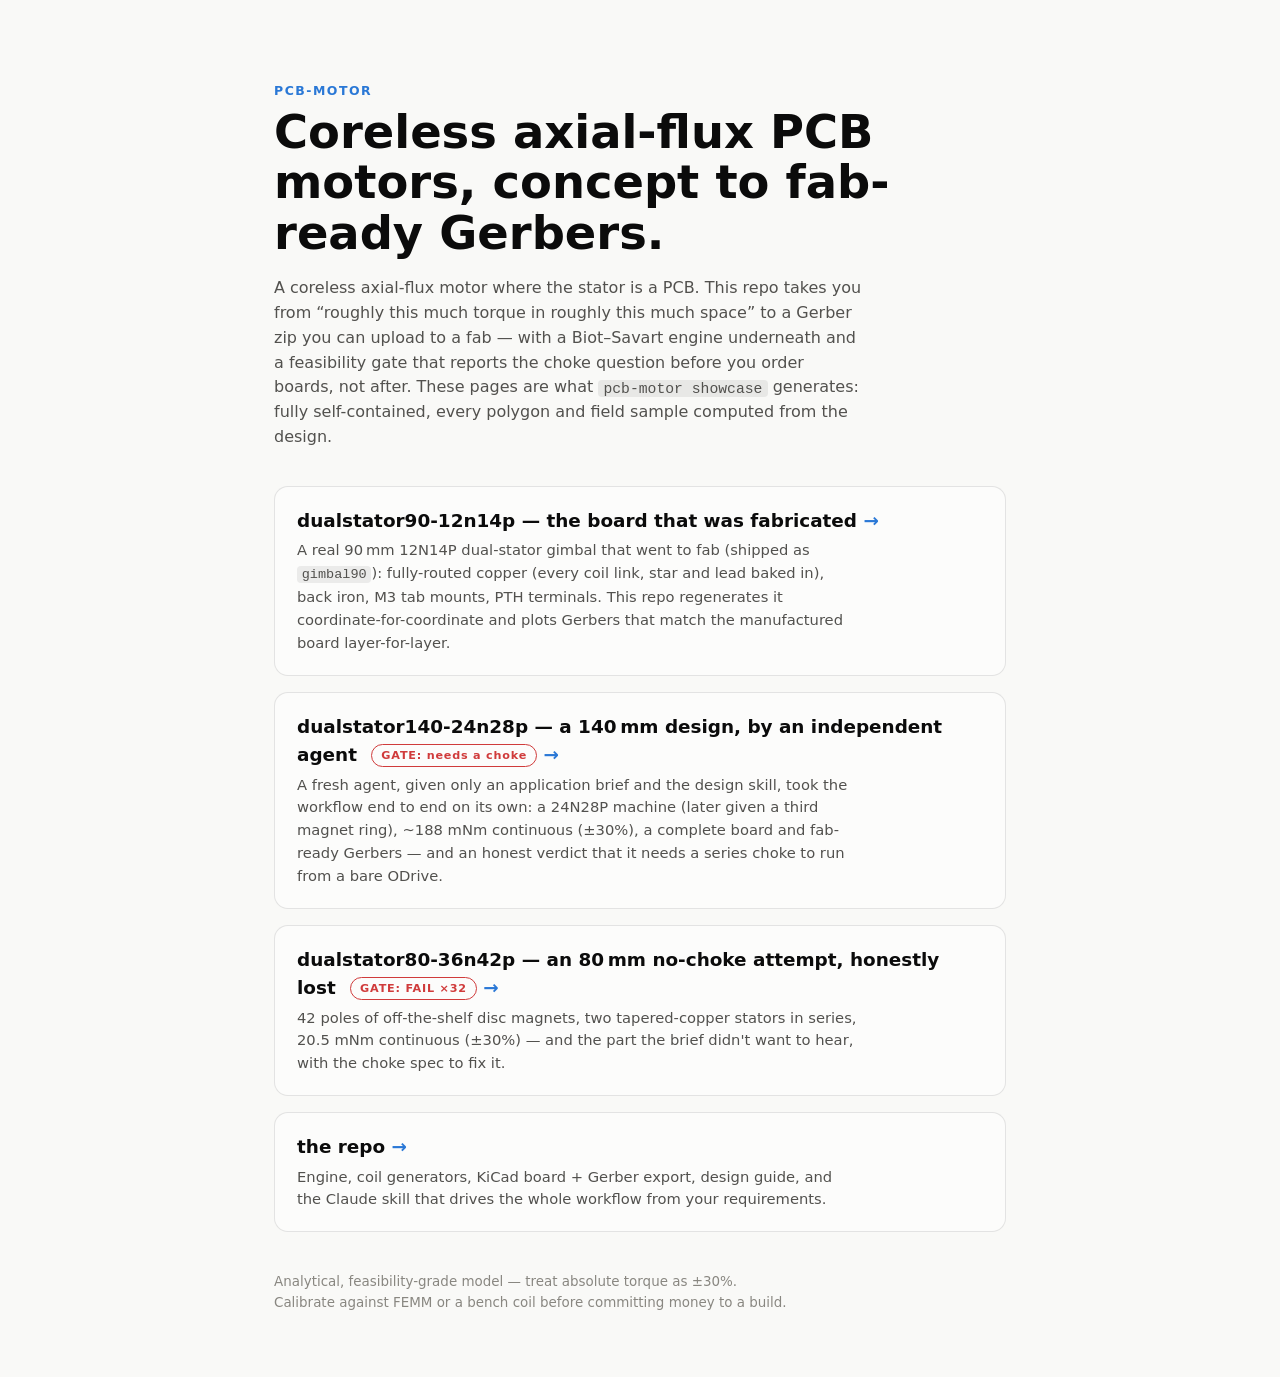
<file: index.html>
<!doctype html>
<html lang="en">
<head>
<meta charset="utf-8">
<meta name="viewport" content="width=device-width, initial-scale=1">
<meta name="color-scheme" content="light dark">
<title>pcb-motor — coreless axial-flux PCB motor design</title>
<style>
  :root {
    --page: #f9f9f7; --surface: #fcfcfb; --ink: #0b0b0b; --ink-2: #52514e;
    --muted: #898781; --border: rgba(11,11,11,0.10); --accent: #2a78d6;
    --good: #006300; --critical: #d03b3b;
  }
  @media (prefers-color-scheme: dark) {
    :root {
      --page: #0d0d0d; --surface: #1a1a19; --ink: #ffffff; --ink-2: #c3c2b7;
      --muted: #898781; --border: rgba(255,255,255,0.10); --accent: #3987e5;
      --good: #0ca30c; --critical: #d03b3b;
    }
  }
  * { box-sizing: border-box; }
  body {
    margin: 0; background: var(--page); color: var(--ink);
    font-family: system-ui, -apple-system, "Segoe UI", sans-serif;
    line-height: 1.55; -webkit-font-smoothing: antialiased;
  }
  .wrap { max-width: 780px; margin: 0 auto; padding: 9vh 24px 64px; }
  .kicker {
    font-size: 0.78rem; font-weight: 700; letter-spacing: 0.12em;
    text-transform: uppercase; color: var(--accent);
  }
  h1 { font-size: clamp(2rem, 6vw, 2.9rem); line-height: 1.08; margin: 0.15em 0 0.4em; }
  p.lead { color: var(--ink-2); max-width: 58ch; }
  code {
    font-family: ui-monospace, SFMono-Regular, Menlo, Consolas, monospace;
    font-size: 0.92em; background: rgba(127,127,127,0.14);
    border-radius: 4px; padding: 0.05em 0.35em;
  }
  a { color: var(--accent); text-decoration: none; }
  a:hover { text-decoration: underline; }
  .cards { display: grid; gap: 16px; margin: 36px 0 28px; }
  a.card {
    display: block; background: var(--surface); border: 1px solid var(--border);
    border-radius: 14px; padding: 20px 22px; color: inherit;
    transition: border-color 0.15s ease, transform 0.15s ease;
  }
  a.card:hover { border-color: var(--accent); text-decoration: none; transform: translateY(-2px); }
  .card h2 { margin: 0 0 4px; font-size: 1.15rem; }
  .card h2 .arrow { color: var(--accent); }
  .card p { margin: 0; color: var(--ink-2); font-size: 0.92rem; max-width: 60ch; }
  .badge {
    display: inline-block; font-size: 0.7rem; font-weight: 700;
    letter-spacing: 0.07em; border: 1.5px solid; border-radius: 999px;
    padding: 2px 9px; margin-left: 8px; vertical-align: 2px;
  }
  .badge.fail { color: var(--critical); border-color: var(--critical); }
  footer { color: var(--muted); font-size: 0.84rem; margin-top: 40px; max-width: 60ch; }
</style>
</head>
<body>
<div class="wrap">
  <div class="kicker">pcb-motor</div>
  <h1>Coreless axial-flux PCB motors, concept to fab-ready Gerbers.</h1>
  <p class="lead">A coreless axial-flux motor where the stator is a PCB. This repo
  takes you from “roughly this much torque in roughly this much space” to a Gerber
  zip you can upload to a fab — with a Biot–Savart engine underneath and a
  feasibility gate that reports the choke question before you order boards, not
  after. These pages are what <code>pcb-motor showcase</code> generates: fully
  self-contained, every polygon and field sample computed from the design.</p>

  <div class="cards">
    <a class="card" href="examples/dualstator90-12n14p/report.html">
      <h2>dualstator90-12n14p — the board that was fabricated
        <span class="arrow">→</span></h2>
      <p>A real 90&thinsp;mm 12N14P dual-stator gimbal that went to fab (shipped as
      <code>gimbal90</code>): fully-routed copper (every coil link, star and lead
      baked in), back iron, M3 tab mounts, PTH terminals. This repo regenerates it
      coordinate-for-coordinate and plots Gerbers that match the manufactured board
      layer-for-layer.</p>
    </a>
    <a class="card" href="examples/dualstator140-24n28p/report.html">
      <h2>dualstator140-24n28p — a 140&thinsp;mm design, by an independent agent
        <span class="badge fail">GATE: needs a choke</span>
        <span class="arrow">→</span></h2>
      <p>A fresh agent, given only an application brief and the design skill, took
      the workflow end to end on its own: a 24N28P machine (later given a third
      magnet ring), ~188&nbsp;mNm continuous (±30%), a complete board and
      fab-ready Gerbers — and an honest verdict that it needs a series choke to
      run from a bare ODrive.</p>
    </a>
    <a class="card" href="examples/dualstator80-36n42p/report.html">
      <h2>dualstator80-36n42p — an 80&thinsp;mm no-choke attempt, honestly lost
        <span class="badge fail">GATE: FAIL ×32</span>
        <span class="arrow">→</span></h2>
      <p>42 poles of off-the-shelf disc magnets, two tapered-copper stators in
      series, 20.5&nbsp;mNm continuous (±30%) — and the part the brief didn't want
      to hear, with the choke spec to fix it.</p>
    </a>
    <a class="card" href="https://github.com/paristhomas/pcb_motor">
      <h2>the repo <span class="arrow">→</span></h2>
      <p>Engine, coil generators, KiCad board + Gerber export, design guide, and
      the Claude skill that drives the whole workflow from your requirements.</p>
    </a>
  </div>

  <footer>Analytical, feasibility-grade model — treat absolute torque as ±30%.
  Calibrate against FEMM or a bench coil before committing money to a build.</footer>
</div>
</body>
</html>
</file>
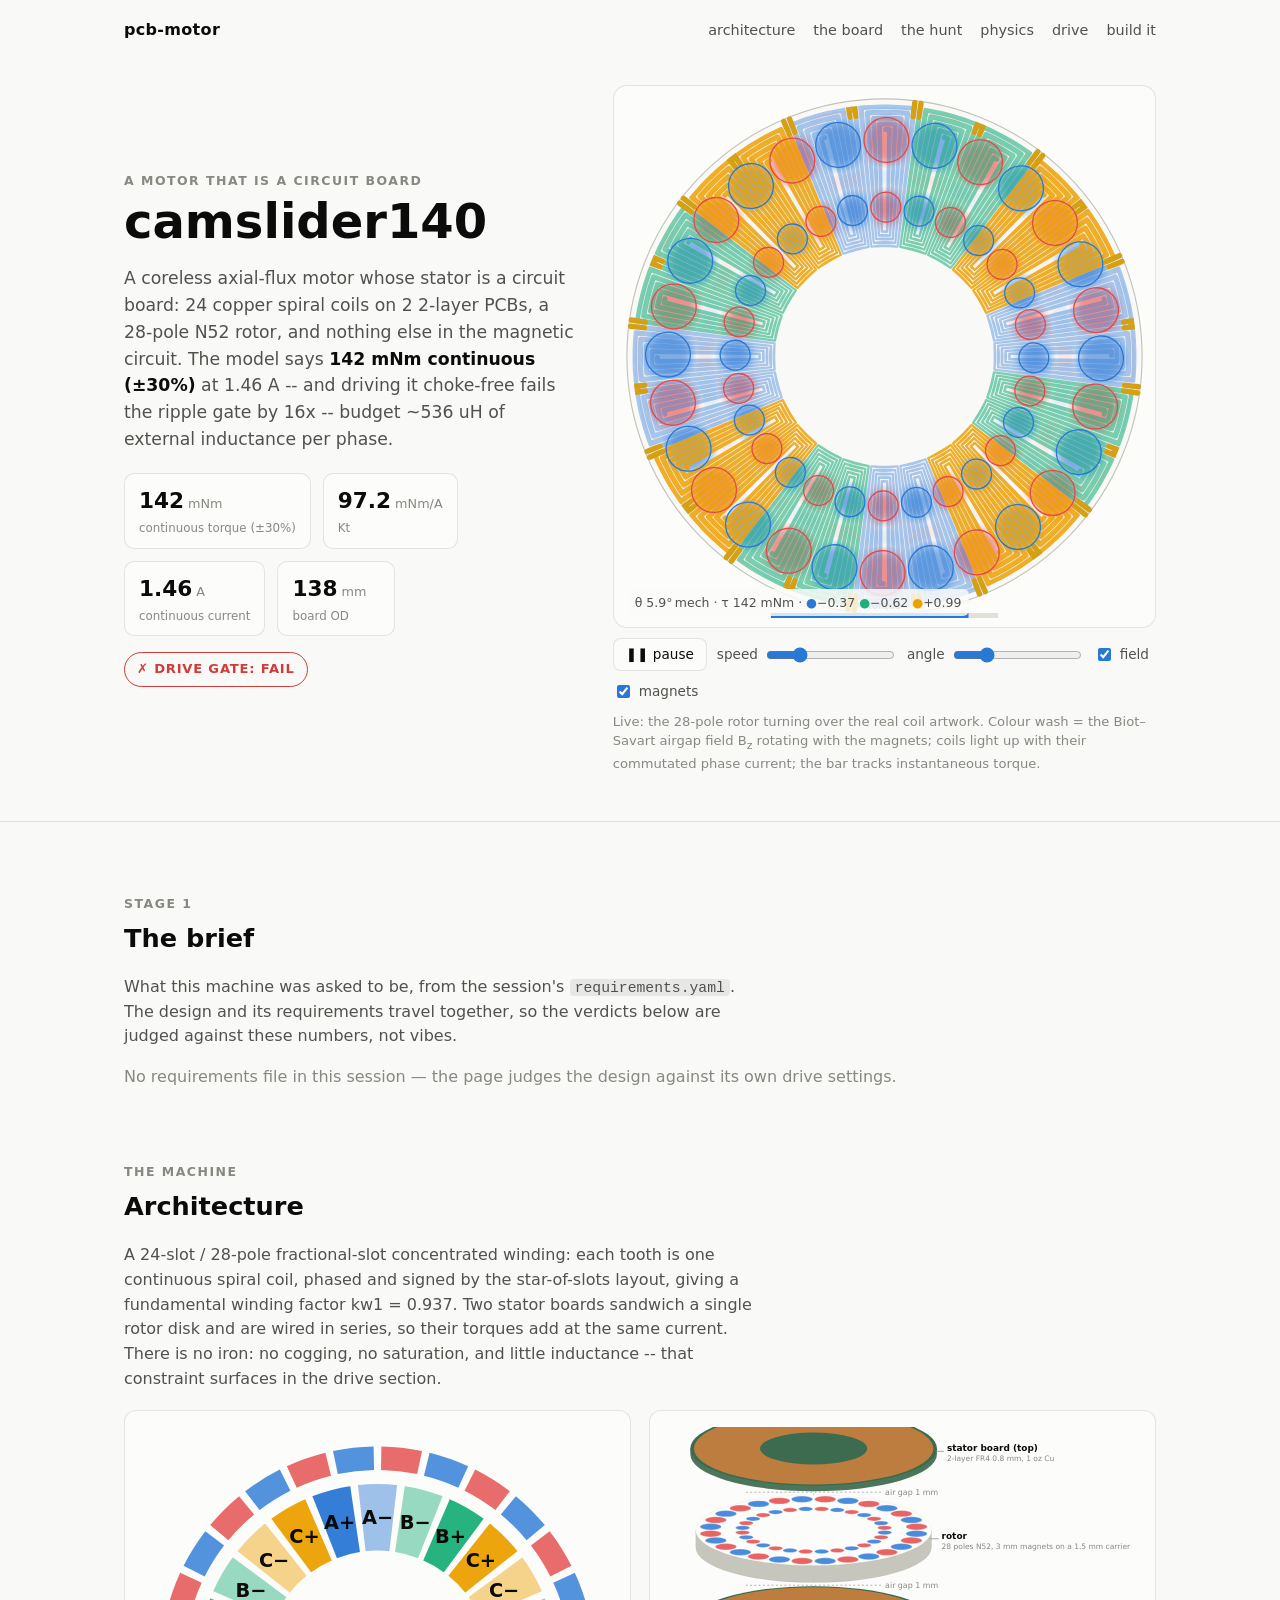
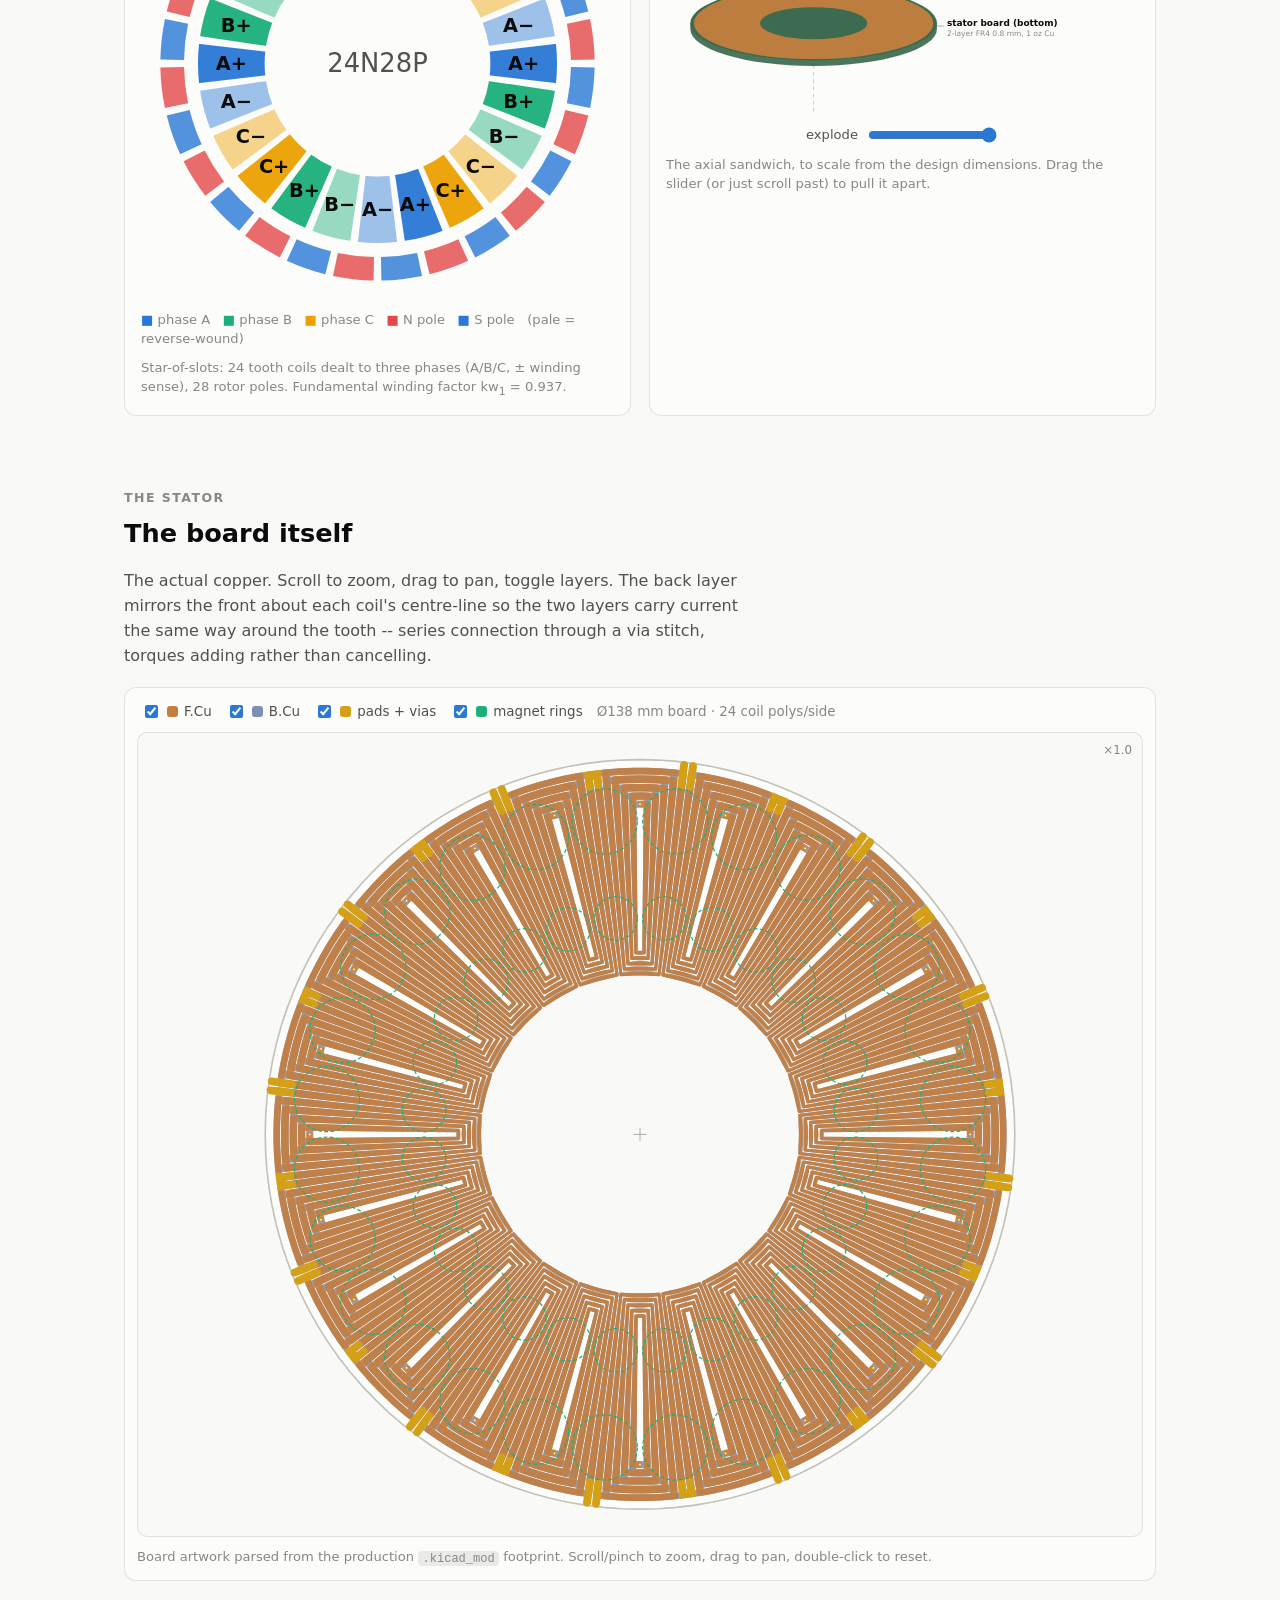
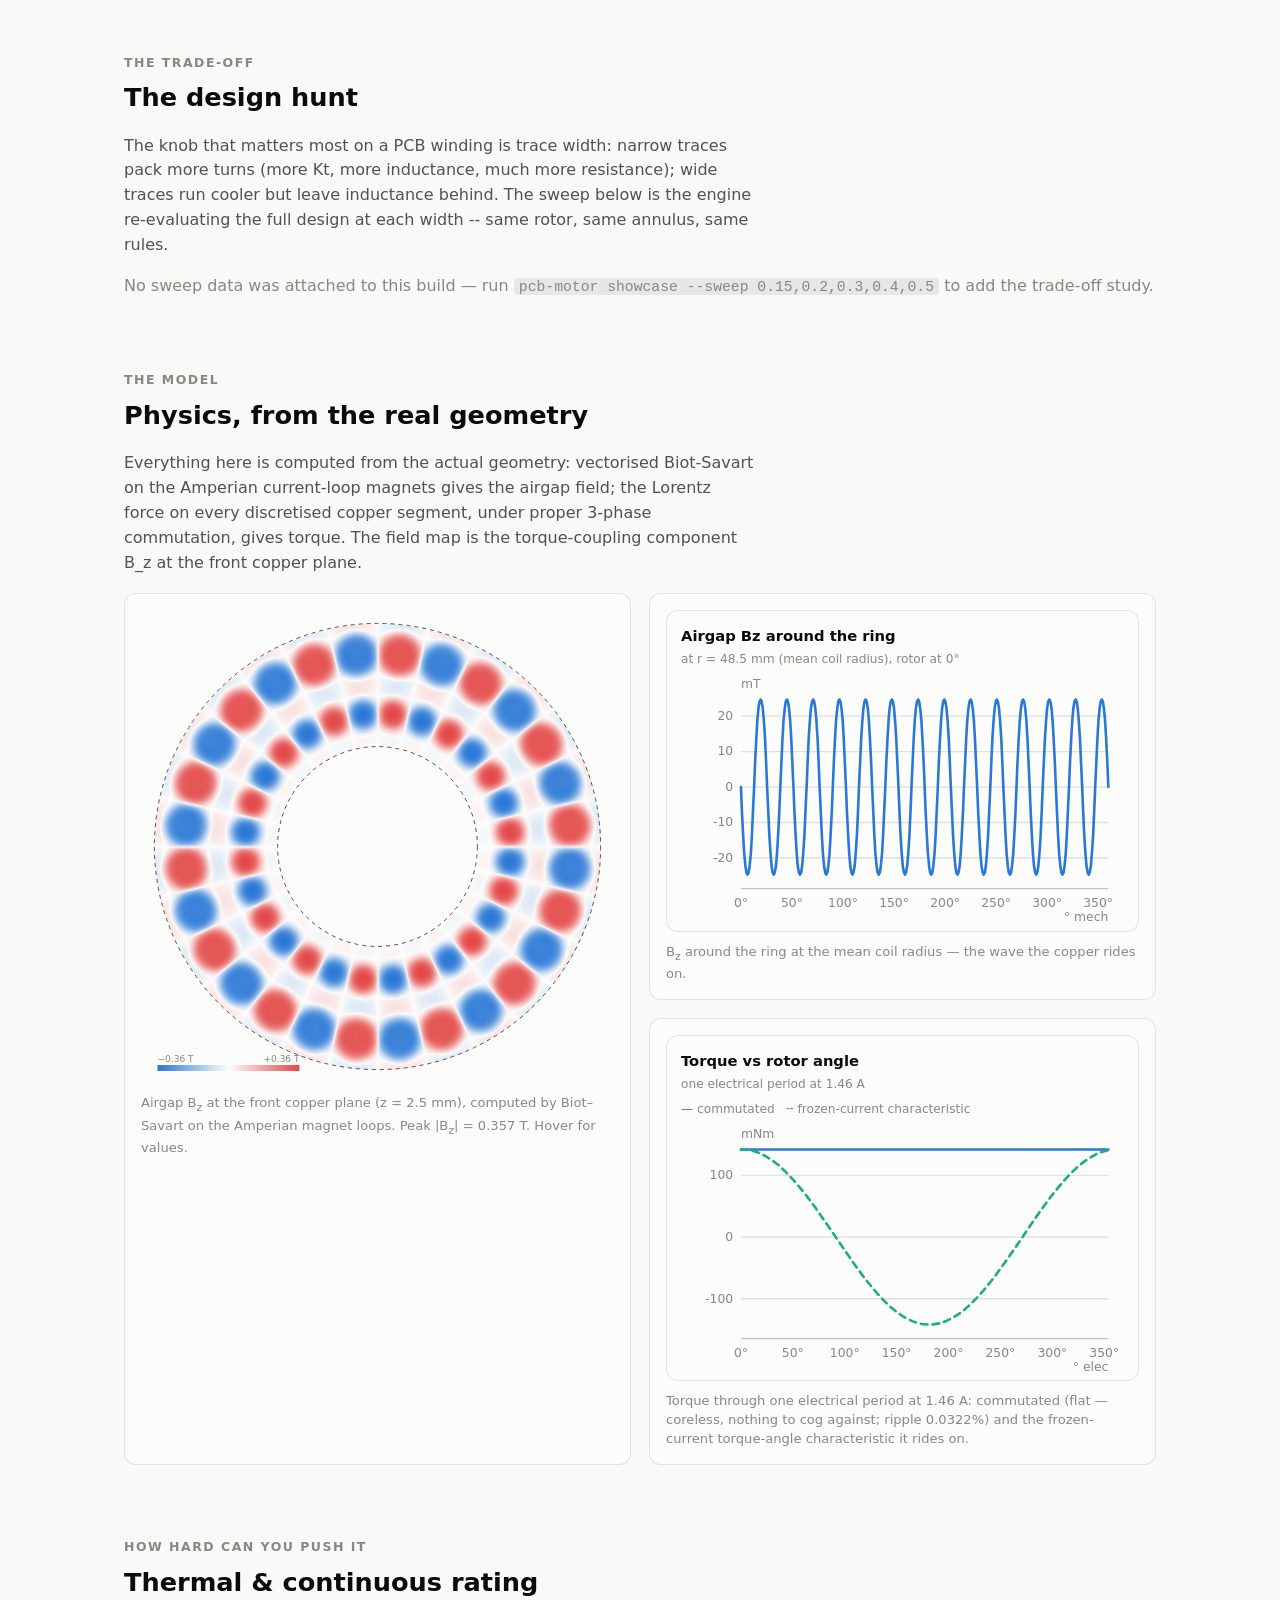
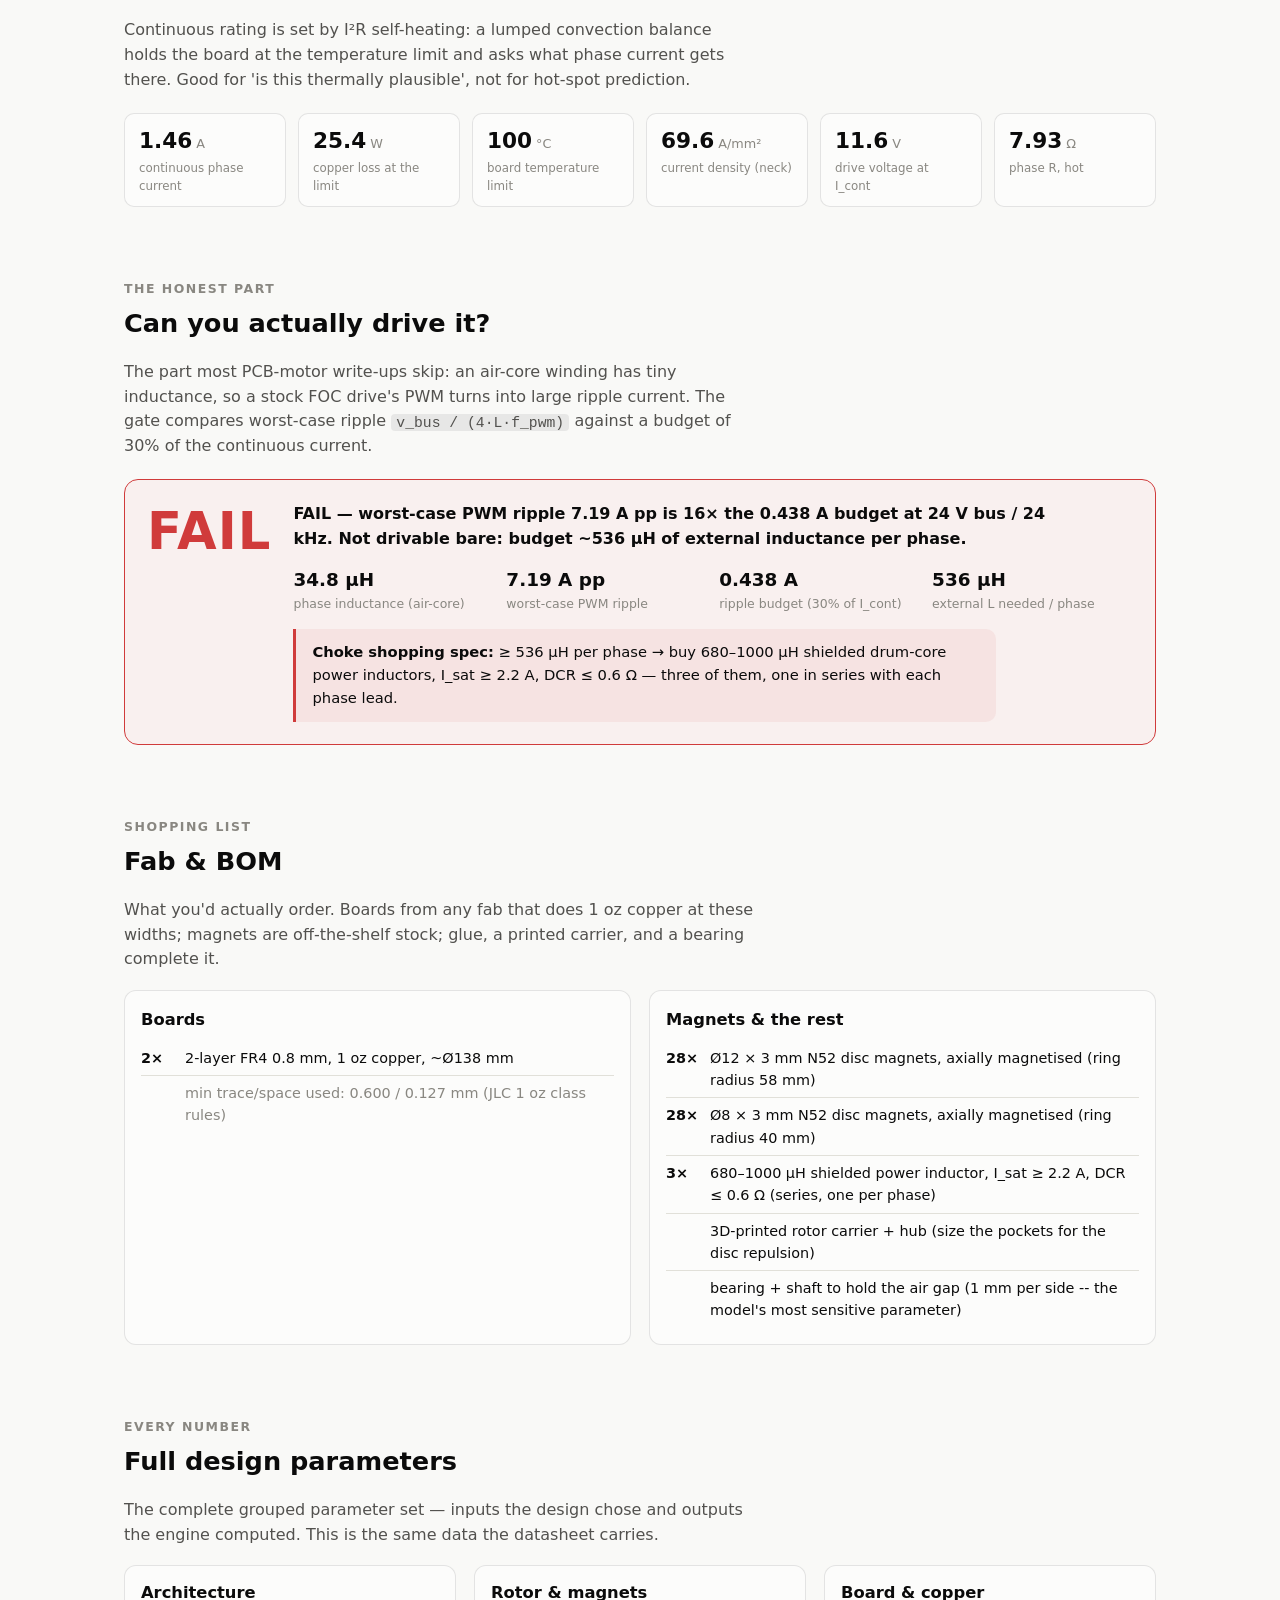
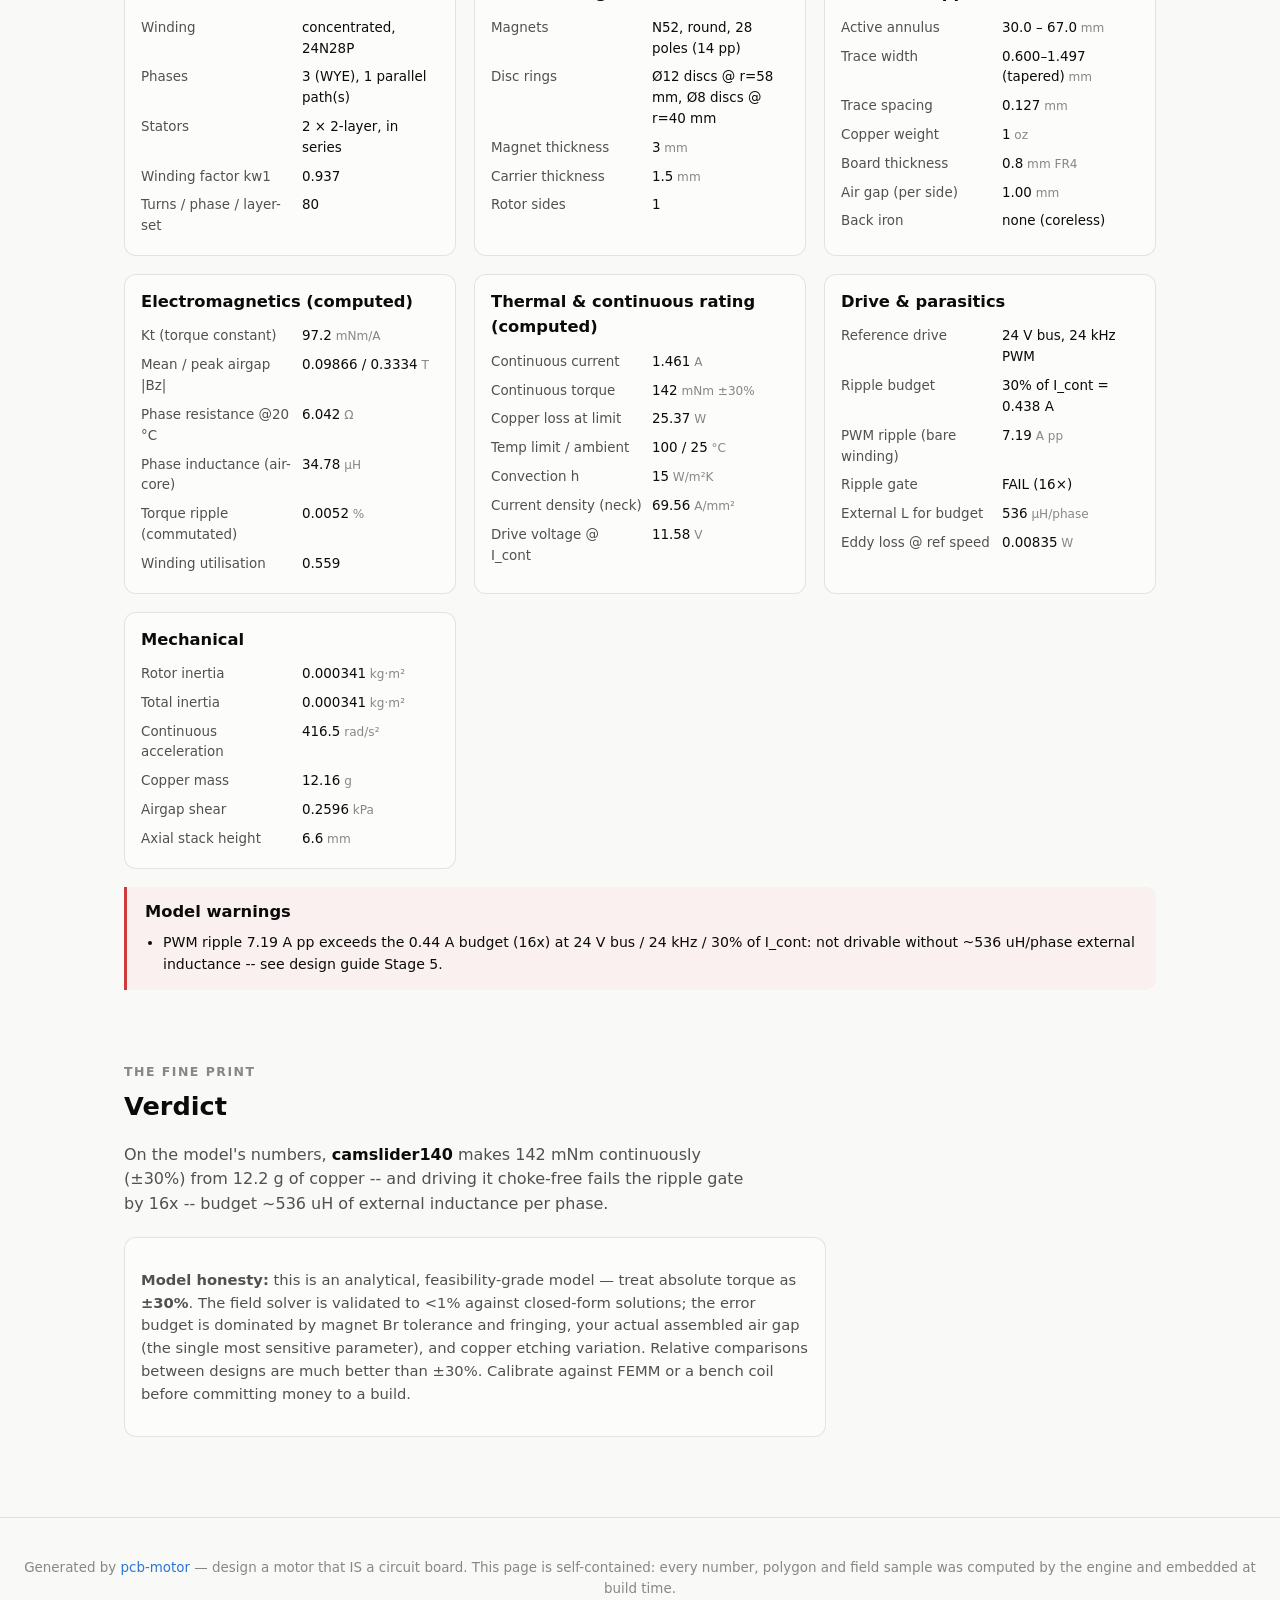
<file: examples/camslider140/report.html>
<!doctype html>
<html lang="en">
<head>
<meta charset="utf-8">
<meta name="viewport" content="width=device-width, initial-scale=1">
<meta name="color-scheme" content="light dark">
<title>camslider140 — a PCB motor, shown properly</title>
<style>
/* pcb-motor showcase page styles.
 *
 * Color roles follow the repo's data-viz system (validated palette):
 * categorical slots 1-3 carry the three phases, the diverging blue<->red pair
 * carries field polarity, and status colors are reserved for the drive gate.
 * Light and dark are both *selected* palettes, swapped via custom properties.
 */

:root {
  --page: #f9f9f7;
  --surface: #fcfcfb;
  --ink: #0b0b0b;
  --ink-2: #52514e;
  --muted: #898781;
  --grid: #e1e0d9;
  --baseline: #c3c2b7;
  --border: rgba(11, 11, 11, 0.10);
  --series-1: #2a78d6;   /* phase A */
  --series-2: #1baf7a;   /* phase B */
  --series-3: #eda100;   /* phase C */
  --div-pos: #e34948;    /* Bz into the page / N */
  --div-neg: #2a78d6;    /* Bz out of the page / S */
  --good: #0ca30c;
  --good-text: #006300;
  --critical: #d03b3b;
  --copper: #c47f3f;     /* pictorial material colors (not data series) */
  --copper-back: #7d8fb5;
  --fr4: #3d6b4f;
  --pad: #d4a017;
  --accent: #2a78d6;
}
@media (prefers-color-scheme: dark) {
  :root {
    --page: #0d0d0d;
    --surface: #1a1a19;
    --ink: #ffffff;
    --ink-2: #c3c2b7;
    --muted: #898781;
    --grid: #2c2c2a;
    --baseline: #383835;
    --border: rgba(255, 255, 255, 0.10);
    --series-1: #3987e5;
    --series-2: #199e70;
    --series-3: #c98500;
    --div-pos: #e66767;
    --div-neg: #3987e5;
    --good: #0ca30c;
    --good-text: #0ca30c;
    --critical: #d03b3b;
    --copper: #d69a55;
    --copper-back: #8fa3cc;
    --fr4: #35594a;
    --pad: #e0b23a;
    --accent: #3987e5;
  }
}

* { box-sizing: border-box; }
html { scroll-behavior: smooth; }
body {
  margin: 0;
  background: var(--page);
  color: var(--ink);
  font-family: system-ui, -apple-system, "Segoe UI", sans-serif;
  line-height: 1.55;
  -webkit-font-smoothing: antialiased;
}
a { color: var(--accent); text-decoration: none; }
a:hover { text-decoration: underline; }
code {
  font-family: ui-monospace, SFMono-Regular, Menlo, Consolas, monospace;
  font-size: 0.92em;
  background: color-mix(in srgb, var(--ink) 7%, transparent);
  border-radius: 4px;
  padding: 0.05em 0.35em;
}

/* ---------- layout ---------- */
main, .hero-grid, .topnav { max-width: 1080px; margin: 0 auto; padding: 0 24px; }
section { margin: 72px auto; }
.kicker {
  font-size: 0.78rem; font-weight: 700; letter-spacing: 0.12em;
  text-transform: uppercase; color: var(--muted); margin-bottom: 6px;
}
h1 { font-size: clamp(2rem, 5vw, 3rem); line-height: 1.08; margin: 0.1em 0 0.35em; }
h2 { font-size: 1.6rem; margin: 0 0 12px; }
h3 { font-size: 1.02rem; margin: 0 0 8px; }
.prose { max-width: 62ch; color: var(--ink-2); }
.prose strong { color: var(--ink); }
.prose.lead { font-size: 1.08rem; }
.prose blockquote {
  margin: 1em 0; padding: 10px 16px; border-left: 3px solid var(--accent);
  background: color-mix(in srgb, var(--accent) 7%, transparent); border-radius: 0 8px 8px 0;
}
.muted { color: var(--muted); }
.caption, figcaption {
  font-size: 0.82rem; color: var(--muted); margin-top: 10px; line-height: 1.45;
}
figure { margin: 0; }
.panel {
  background: var(--surface);
  border: 1px solid var(--border);
  border-radius: 12px;
  padding: 16px;
}
.duo { display: grid; grid-template-columns: 1fr 1fr; gap: 18px; margin-top: 18px; }
.col { display: grid; gap: 18px; align-content: start; }
@media (max-width: 860px) { .duo { grid-template-columns: 1fr; } }

/* ---------- hero ---------- */
.hero {
  border-bottom: 1px solid var(--border);
  padding-bottom: 48px;
}
.topnav {
  display: flex; align-items: center; justify-content: space-between;
  padding-top: 18px; padding-bottom: 18px;
}
.brand { font-weight: 700; letter-spacing: 0.02em; }
.navlinks { display: flex; gap: 18px; flex-wrap: wrap; }
.navlinks a { color: var(--ink-2); font-size: 0.9rem; }
.hero-grid {
  display: grid; grid-template-columns: minmax(0, 5fr) minmax(0, 6fr);
  gap: 36px; align-items: center; padding-top: 24px;
}
@media (max-width: 960px) { .hero-grid { grid-template-columns: 1fr; } }

.tiles { display: flex; gap: 12px; flex-wrap: wrap; margin: 20px 0 16px; }
.tiles.wide { display: grid; grid-template-columns: repeat(auto-fit, minmax(150px, 1fr)); }
.tile {
  background: var(--surface); border: 1px solid var(--border);
  border-radius: 10px; padding: 10px 14px; min-width: 118px;
}
.tile-v { font-size: 1.35rem; font-weight: 700; }
.tile-u { font-size: 0.8rem; font-weight: 400; color: var(--muted); margin-left: 4px; }
.tile-l { font-size: 0.74rem; color: var(--muted); margin-top: 2px; }

.chip {
  display: inline-block; font-weight: 700; font-size: 0.82rem;
  letter-spacing: 0.06em; padding: 6px 12px; border-radius: 999px;
  border: 1.5px solid;
}
.chip.pass { color: var(--good-text); border-color: var(--good); }
.chip.fail { color: var(--critical); border-color: var(--critical); }
.chip.pass::before { content: "✓ "; }
.chip.fail::before { content: "✗ "; }

.anim-wrap { position: relative; }
#motor-anim {
  width: 100%; aspect-ratio: 1; display: block; border-radius: 14px;
  background: var(--surface); border: 1px solid var(--border);
  touch-action: none; cursor: grab;
}
.anim-hud {
  position: absolute; left: 14px; bottom: 12px; font-size: 0.78rem;
  color: var(--ink-2); font-variant-numeric: tabular-nums;
  background: color-mix(in srgb, var(--surface) 82%, transparent);
  padding: 4px 8px; border-radius: 6px; pointer-events: none;
}
.anim-controls {
  display: flex; gap: 10px; align-items: center; margin-top: 10px;
  flex-wrap: wrap; font-size: 0.85rem; color: var(--ink-2);
}
.anim-controls button {
  background: var(--surface); color: var(--ink); border: 1px solid var(--border);
  border-radius: 8px; padding: 5px 12px; cursor: pointer; font: inherit;
}
.anim-controls button:hover { border-color: var(--accent); }
.anim-controls label { display: flex; gap: 6px; align-items: center; }
input[type="range"] { accent-color: var(--accent); }
input[type="checkbox"] { accent-color: var(--accent); }

/* ---------- requirements ---------- */
.req-grid {
  display: grid; grid-template-columns: repeat(auto-fit, minmax(190px, 1fr));
  gap: 12px; margin-top: 18px;
}
.req {
  background: var(--surface); border: 1px solid var(--border);
  border-radius: 10px; padding: 10px 14px;
}
.req-l { font-size: 0.74rem; color: var(--muted); }
.req-v { font-weight: 600; margin-top: 2px; }

/* ---------- copper viewer ---------- */
.viewer-wrap { margin-top: 18px; padding: 12px; }
.viewer-toolbar {
  display: flex; gap: 14px; flex-wrap: wrap; align-items: center;
  font-size: 0.84rem; color: var(--ink-2); padding: 2px 4px 10px;
}
.viewer-toolbar label { display: flex; gap: 6px; align-items: center; cursor: pointer; }
.viewer-toolbar .swatch {
  width: 11px; height: 11px; border-radius: 3px; display: inline-block;
}
.viewer {
  width: 100%; aspect-ratio: 1.25; border-radius: 10px; overflow: hidden;
  background: var(--page); border: 1px solid var(--border); position: relative;
  cursor: grab; touch-action: none;
}
.viewer svg { width: 100%; height: 100%; display: block; }
.viewer .zoom-note {
  position: absolute; right: 10px; top: 8px; font-size: 0.74rem;
  color: var(--muted); font-variant-numeric: tabular-nums; pointer-events: none;
}

/* ---------- charts ---------- */
.chart-grid {
  display: grid; grid-template-columns: repeat(auto-fit, minmax(310px, 1fr));
  gap: 18px; margin-top: 18px;
}
.chart {
  background: var(--surface); border: 1px solid var(--border);
  border-radius: 12px; padding: 14px 14px 8px;
}
.chart h4 { margin: 0 0 2px; font-size: 0.92rem; }
.chart .sub { font-size: 0.76rem; color: var(--muted); margin: 0 0 6px; }
.chart svg { width: 100%; height: auto; display: block; overflow: visible; }
.chart-tip {
  position: fixed; z-index: 30; pointer-events: none;
  background: var(--surface); color: var(--ink);
  border: 1px solid var(--border); border-radius: 6px;
  padding: 7px 10px; font-size: 0.78rem; line-height: 1.45;
  font-variant-numeric: tabular-nums; display: none; max-width: 260px;
}
.chart-tip .t-title { font-weight: 700; margin-bottom: 2px; }
.chart-tip .t-row { display: flex; gap: 8px; align-items: center; }
.chart-tip .t-swatch { width: 8px; height: 8px; border-radius: 2px; flex: none; }

.field-wrap { position: relative; }
#field-map {
  width: 100%; aspect-ratio: 1; display: block; border-radius: 8px;
}

/* ---------- exploded stack / winding ring ---------- */
#stack-view svg, #winding-ring svg { width: 100%; height: auto; display: block; }
.stack-controls {
  display: flex; justify-content: center; font-size: 0.82rem;
  color: var(--ink-2); margin-top: 6px;
}
.stack-controls label { display: flex; gap: 8px; align-items: center; }

/* ---------- gate ---------- */
.gate {
  display: grid; grid-template-columns: auto 1fr; gap: 22px;
  margin-top: 20px; border-radius: 14px; padding: 22px;
  border: 1.5px solid; align-items: start;
}
.gate.pass { border-color: var(--good); background: color-mix(in srgb, var(--good) 6%, var(--surface)); }
.gate.fail { border-color: var(--critical); background: color-mix(in srgb, var(--critical) 6%, var(--surface)); }
.gate-word {
  font-size: clamp(2rem, 5vw, 3.2rem); font-weight: 800; letter-spacing: 0.02em;
  line-height: 1; padding-top: 4px;
}
.gate.pass .gate-word { color: var(--good-text); }
.gate.fail .gate-word { color: var(--critical); }
.gate-statement { margin: 0 0 14px; font-weight: 600; max-width: 70ch; }
.gate-nums {
  display: grid; grid-template-columns: repeat(auto-fit, minmax(160px, 1fr));
  gap: 12px; font-size: 0.78rem; color: var(--muted);
}
.gate-nums span {
  display: block; font-size: 1.15rem; font-weight: 700; color: var(--ink);
  font-variant-numeric: tabular-nums;
}
blockquote.choke {
  margin: 16px 0 0; padding: 12px 16px; border-left: 3px solid var(--critical);
  background: color-mix(in srgb, var(--critical) 7%, transparent);
  border-radius: 0 10px 10px 0; font-size: 0.92rem; max-width: 75ch;
}
@media (max-width: 700px) { .gate { grid-template-columns: 1fr; } }

/* ---------- BOM & params ---------- */
table.bom { width: 100%; border-collapse: collapse; font-size: 0.9rem; }
table.bom td { padding: 6px 8px 6px 0; vertical-align: top; border-bottom: 1px solid var(--grid); }
table.bom tr:last-child td { border-bottom: none; }
table.bom td.qty { width: 44px; font-weight: 700; font-variant-numeric: tabular-nums; }

.pgrid {
  display: grid; grid-template-columns: repeat(auto-fit, minmax(300px, 1fr));
  gap: 18px; margin-top: 18px;
}
.pgroup {
  background: var(--surface); border: 1px solid var(--border);
  border-radius: 12px; padding: 14px 16px;
}
.pgroup table { width: 100%; border-collapse: collapse; font-size: 0.84rem; }
.pgroup td { padding: 4px 0; vertical-align: top; }
.pgroup td:first-child { color: var(--ink-2); width: 54%; padding-right: 10px; }
.pgroup td:last-child { font-variant-numeric: tabular-nums; }
.pgroup .unit { color: var(--muted); font-size: 0.9em; }

.warnbox {
  margin-top: 18px; border-left: 3px solid var(--critical);
  background: color-mix(in srgb, var(--critical) 6%, var(--surface));
  border-radius: 0 10px 10px 0; padding: 12px 18px; font-size: 0.88rem;
}
.warnbox ul { margin: 6px 0 2px; padding-left: 18px; }

/* loud "this is not the production board" banner over the copper viewer */
.preview-warn {
  margin: 0 0 14px; border: 1.5px solid var(--caution, #b58900);
  border-left-width: 6px; border-radius: 10px; padding: 12px 16px;
  font-size: 0.92rem; color: var(--ink);
  background: color-mix(in srgb, #b58900 10%, var(--surface));
}
.honesty { margin-top: 20px; max-width: 75ch; font-size: 0.92rem; color: var(--ink-2); }

footer {
  border-top: 1px solid var(--border); margin-top: 80px; padding: 26px 24px 40px;
  text-align: center; color: var(--muted); font-size: 0.84rem;
}

/* content is shown immediately -- no scroll-reveal motion (plain, static page) */
.reveal, .reveal.shown { opacity: 1; transform: none; transition: none; }
@media (prefers-reduced-motion: reduce) {
  html { scroll-behavior: auto; }
}

</style>
</head>
<body>
<script id="motor-data" type="application/json">{"meta":{"title":"camslider140","combo":"24N28P","slots":24,"poles":28,"pole_pairs":14,"phases":3,"topology":"concentrated","grade":"N52","n_stators":2,"layers":2,"od_mm":138.0,"session":"camslider140"},"results":{"accel_cont_rad_s2":416.47,"tau_cont_mNm":141.98,"kt_mNm_per_A":97.199,"i_cont_A":1.4607,"j_rotor_kgm2":0.00034091,"j_total_kgm2":0.00034091,"r_phase_20c_ohm":6.0417,"r_phase_hot_ohm":7.9267,"b_gap_mean_T":0.098661,"b_gap_peak_T":0.33339,"copper_loss_W":25.369,"n_turns":80,"conductor_length_m":36.922,"conductor_area_mm2":0.021,"copper_mass_g":12.158,"current_density_A_mm2":69.557,"v_drive_cont_V":11.579,"shear_stress_kPa":0.25963,"torque_density_Nm_kg":11.678,"end_turn_fraction":0.14823,"l_phase_uH":34.776,"pwm_ripple_A_pp":7.1888,"l_ext_uH":535.73,"eddy_loss_W_ref":0.0083517,"plate_pull_N":0.0,"rotor_sides":1,"torque_ripple":5.183e-05,"winding_factor":0.93744,"winding_utilisation":0.55942},"warnings":["PWM ripple 7.19 A pp exceeds the 0.44 A budget (16x) at 24 V bus / 24 kHz / 30% of I_cont: not drivable without ~536 uH/phase external inductance -- see design guide Stage 5."],"gate":{"passed":false,"ripple_pp":7.1888,"budget_a":0.43821,"factor":16.4,"l_phase_uH":34.776,"l_ext_uH":535.73,"v_bus":24.0,"f_pwm_khz":24.0,"ripple_frac":0.3,"statement":"FAIL \u2014 worst-case PWM ripple 7.19 A pp is 16\u00d7 the 0.438 A budget at 24 V bus / 24 kHz. Not drivable bare: budget ~536 \u00b5H of external inductance per phase."},"layout":[{"phase":0,"sign":1},{"phase":0,"sign":-1},{"phase":2,"sign":-1},{"phase":2,"sign":1},{"phase":1,"sign":1},{"phase":1,"sign":-1},{"phase":0,"sign":-1},{"phase":0,"sign":1},{"phase":2,"sign":1},{"phase":2,"sign":-1},{"phase":1,"sign":-1},{"phase":1,"sign":1},{"phase":0,"sign":1},{"phase":0,"sign":-1},{"phase":2,"sign":-1},{"phase":2,"sign":1},{"phase":1,"sign":1},{"phase":1,"sign":-1},{"phase":0,"sign":-1},{"phase":0,"sign":1},{"phase":2,"sign":1},{"phase":2,"sign":-1},{"phase":1,"sign":-1},{"phase":1,"sign":1}],"artwork":{"units":"mm","source":"kicad_mod","fcu":[{"tooth":0,"pts":[[29.184,-2.593],[29.191,-1.93],[29.238,-0.965],[29.254,0.0],[29.231,1.158],[29.177,2.123],[29.158,2.978],[29.124,3.505],[29.135,3.59],[29.17,3.668],[29.226,3.732],[29.322,3.786],[29.943,3.856],[66.443,8.663],[66.585,8.666],[66.726,8.641],[66.859,8.589],[66.948,8.534],[67.079,7.439],[67.204,6.203],[67.307,4.965],[67.387,3.725],[67.444,2.484],[67.479,1.242],[67.485,-0.828],[67.444,-2.484],[67.387,-3.725],[67.275,-5.378],[67.135,-6.909],[66.982,-6.997],[66.776,-7.05],[66.633,-7.051],[66.434,-7.032],[30.379,-3.171],[30.296,-3.151],[30.202,-3.089],[30.139,-2.995],[30.118,-2.913],[30.143,-2.151],[30.136,-1.279],[30.161,0.098],[30.127,1.476],[30.128,2.347],[30.106,2.886],[30.119,2.973],[30.157,3.052],[30.217,3.117],[30.321,3.171],[30.542,3.184],[65.038,6.88],[65.177,6.879],[65.378,6.827],[65.556,6.72],[65.654,6.621],[65.731,6.505],[65.8,6.309],[65.897,5.234],[65.994,3.825],[66.061,2.416],[66.094,1.203],[66.104,-0.209],[66.08,-1.821],[66.026,-3.233],[65.941,-4.644],[65.918,-4.781],[65.869,-4.91],[65.75,-5.081],[65.587,-5.21],[65.393,-5.285],[65.254,-5.303],[64.986,-5.288],[31.386,-2.512],[31.299,-2.493],[31.2,-2.43],[31.146,-2.361],[31.109,-2.25],[31.117,-1.511],[31.087,-0.476],[31.084,0.666],[31.106,1.512],[31.098,2.222],[31.125,2.339],[31.174,2.415],[31.243,2.474],[31.326,2.51],[63.693,5.174],[63.892,5.139],[64.072,5.047],[64.174,4.958],[64.257,4.851],[64.338,4.665],[64.361,4.532],[64.422,3.546],[64.496,1.768],[64.517,0.583],[64.517,-0.603],[64.489,-1.983],[64.445,-3.039],[64.387,-3.233],[64.276,-3.401],[64.119,-3.531],[63.932,-3.609],[63.798,-3.629],[63.531,-3.62],[32.402,-1.807],[32.312,-1.789],[32.207,-1.727],[32.149,-1.656],[32.107,-1.542],[32.106,-0.972],[32.064,-0.099],[32.062,0.296],[32.094,0.973],[32.098,1.512],[32.117,1.604],[32.181,1.71],[32.281,1.784],[32.371,1.81],[32.564,1.812],[62.272,3.54],[62.465,3.501],[62.638,3.407],[62.777,3.268],[62.869,3.093],[62.906,2.9],[62.954,1.539],[62.973,-0.016],[62.953,-1.442],[62.925,-1.57],[62.872,-1.69],[62.752,-1.845],[62.59,-1.96],[62.403,-2.022],[62.073,-2.028],[33.426,-1.055],[33.332,-1.039],[33.222,-0.977],[33.144,-0.877],[33.11,-0.755],[33.118,-0.622],[33.082,0.181],[33.111,0.788],[33.142,0.879],[33.197,0.958],[33.302,1.031],[33.395,1.056],[60.781,1.979],[60.909,1.97],[61.09,1.909],[61.197,1.841],[61.329,1.702],[61.391,1.591],[61.431,1.469],[61.446,1.343],[61.436,1.215],[61.463,1.028],[61.46,0.222],[61.412,0.032],[61.312,-0.136],[61.219,-0.228],[61.051,-0.329],[60.861,-0.377],[60.665,-0.367],[60.481,-0.301],[60.323,-0.184],[60.24,-0.083],[60.179,0.032],[60.141,0.158],[60.128,0.288],[60.128,0.67],[33.783,0.414],[33.8,0.001],[33.774,-0.411],[61.626,-0.682],[61.626,0.747],[61.592,2.178],[32.757,1.198],[32.834,0.339],[32.837,-0.099],[32.777,-0.939],[32.747,-1.195],[63.101,-2.227],[63.135,-0.782],[63.135,0.765],[63.098,2.312],[63.028,3.757],[31.744,1.935],[31.78,1.686],[31.858,0.875],[31.871,0.681],[31.878,-0.096],[31.86,-0.719],[31.79,-1.491],[31.734,-1.932],[64.572,-3.845],[64.628,-2.77],[64.667,-1.586],[64.686,-0.401],[64.682,0.784],[64.657,1.968],[64.61,3.152],[64.541,4.335],[64.46,5.411],[30.742,2.625],[30.812,2.146],[30.885,1.51],[30.916,0.707],[30.924,-0.099],[30.894,-1.309],[30.801,-2.144],[30.731,-2.622],[66.04,-5.538],[66.156,-3.907],[66.23,-2.338],[66.267,-0.768],[66.267,0.803],[66.229,2.373],[66.154,3.942],[66.042,5.509],[65.886,7.139],[29.747,3.268],[29.827,2.795],[29.914,2.174],[29.97,1.186],[29.994,-0.001],[29.977,-0.991],[29.928,-1.976],[29.816,-2.793],[29.736,-3.267],[63.832,-6.916],[64.098,-6.951],[64.16,-6.971],[64.019,-6.989],[63.832,-7.073],[63.724,-7.158],[63.598,-7.32],[63.543,-7.446],[63.513,-7.58],[63.51,-7.717],[63.534,-7.852],[63.584,-7.98],[63.658,-8.096],[63.753,-8.195],[63.866,-8.273],[63.983,-8.325],[63.933,-8.329],[63.667,-8.3],[29.382,-3.789],[29.279,-3.755],[29.213,-3.704],[29.154,-3.612],[29.135,-3.506],[29.184,-2.593]]},{"tooth":1,"pts":[[27.518,10.058],[27.697,9.419],[27.992,8.499],[28.257,7.571],[28.534,6.447],[28.733,5.501],[28.936,4.67],[29.039,4.152],[29.071,4.073],[29.126,4.007],[29.197,3.959],[29.303,3.932],[29.92,4.025],[66.421,8.829],[66.559,8.863],[66.689,8.924],[66.804,9.008],[66.875,9.085],[66.718,10.176],[66.52,11.402],[66.299,12.625],[66.055,13.843],[65.789,15.056],[65.501,16.265],[64.971,18.266],[64.503,19.855],[64.127,21.039],[63.591,22.607],[63.059,24.049],[62.889,24.095],[62.676,24.092],[62.538,24.056],[62.35,23.986],[28.523,10.926],[28.448,10.885],[28.374,10.8],[28.337,10.694],[28.338,10.609],[28.559,9.879],[28.778,9.035],[29.158,7.711],[29.482,6.372],[29.709,5.53],[29.827,5.005],[29.862,4.924],[29.92,4.857],[29.994,4.81],[30.108,4.784],[30.326,4.829],[64.602,10.188],[64.736,10.224],[64.918,10.326],[65.062,10.477],[65.13,10.597],[65.174,10.729],[65.19,10.937],[65.006,12.0],[64.735,13.386],[64.435,14.764],[64.153,15.944],[63.798,17.311],[63.357,18.862],[62.939,20.211],[62.492,21.553],[62.434,21.679],[62.354,21.791],[62.195,21.925],[62.003,22.007],[61.797,22.03],[61.658,22.011],[61.403,21.927],[29.666,10.549],[29.588,10.509],[29.508,10.423],[29.473,10.342],[29.466,10.225],[29.665,9.513],[29.905,8.506],[30.197,7.401],[30.437,6.59],[30.613,5.903],[30.67,5.796],[30.737,5.735],[30.819,5.696],[30.908,5.683],[62.861,11.487],[63.045,11.573],[63.195,11.708],[63.271,11.821],[63.323,11.945],[63.353,12.146],[63.34,12.28],[63.145,13.249],[62.756,14.985],[62.47,16.135],[62.163,17.281],[61.779,18.607],[61.463,19.615],[61.357,19.787],[61.205,19.921],[61.02,20.006],[60.819,20.033],[60.685,20.018],[60.429,19.94],[30.83,10.131],[30.748,10.091],[30.663,10.004],[30.625,9.92],[30.614,9.799],[30.76,9.249],[30.945,8.395],[31.047,8.012],[31.253,7.366],[31.396,6.847],[31.437,6.763],[31.527,6.677],[31.643,6.632],[31.737,6.63],[31.923,6.678],[61.066,12.697],[61.242,12.785],[61.386,12.921],[61.483,13.092],[61.527,13.284],[61.513,13.48],[61.208,14.807],[60.823,16.314],[60.435,17.686],[60.374,17.803],[60.293,17.905],[60.136,18.024],[59.95,18.093],[59.754,18.105],[59.433,18.025],[32.014,9.67],[31.928,9.63],[31.837,9.542],[31.788,9.426],[31.786,9.299],[31.829,9.172],[32.002,8.387],[32.187,7.808],[32.24,7.728],[32.314,7.667],[32.434,7.624],[32.53,7.623],[59.222,13.819],[59.343,13.862],[59.502,13.967],[59.588,14.061],[59.679,14.229],[59.711,14.353],[59.718,14.48],[59.7,14.606],[59.657,14.727],[59.635,14.915],[59.423,15.692],[59.328,15.864],[59.187,16.0],[59.074,16.065],[58.886,16.119],[58.69,16.116],[58.503,16.056],[58.342,15.944],[58.22,15.791],[58.166,15.672],[58.136,15.544],[58.132,15.413],[58.153,15.284],[58.252,14.915],[32.739,8.344],[32.648,8.747],[32.517,9.139],[59.35,16.609],[59.719,15.229],[60.057,13.837],[31.951,7.321],[31.803,8.17],[31.692,8.595],[31.417,9.39],[31.321,9.63],[60.374,18.482],[60.782,17.096],[61.182,15.602],[61.546,14.098],[61.853,12.684],[31.163,6.347],[31.133,6.597],[30.999,7.4],[30.961,7.591],[30.767,8.343],[30.589,8.94],[30.32,9.668],[30.152,10.079],[61.377,20.426],[61.708,19.403],[62.054,18.269],[62.378,17.129],[62.681,15.984],[62.963,14.833],[63.224,13.677],[63.464,12.517],[63.664,11.457],[30.374,5.421],[30.317,5.902],[30.223,6.535],[30.045,7.319],[29.844,8.1],[29.503,9.26],[29.196,10.043],[29.005,10.486],[62.356,22.442],[62.891,20.897],[63.368,19.4],[63.81,17.893],[64.217,16.376],[64.587,14.849],[64.921,13.314],[65.218,11.771],[65.489,10.156],[29.579,4.542],[29.534,5.02],[29.457,5.643],[29.256,6.611],[28.971,7.764],[28.699,8.716],[28.396,9.655],[28.077,10.415],[27.877,10.851],[59.867,23.202],[60.115,23.304],[60.169,23.339],[60.029,23.32],[59.826,23.353],[59.7,23.407],[59.536,23.531],[59.45,23.638],[59.387,23.76],[59.349,23.892],[59.337,24.029],[59.352,24.165],[59.394,24.296],[59.46,24.416],[59.548,24.521],[59.649,24.601],[59.599,24.592],[59.349,24.496],[27.4,11.264],[27.309,11.205],[27.259,11.139],[27.226,11.035],[27.235,10.927],[27.518,10.058]]},{"tooth":2,"pts":[[23.978,16.838],[24.315,16.267],[24.838,15.455],[25.334,14.627],[25.894,13.613],[26.33,12.75],[26.741,12.0],[26.975,11.526],[27.027,11.458],[27.096,11.408],[27.177,11.381],[27.286,11.382],[27.859,11.632],[61.873,25.719],[61.998,25.788],[62.107,25.88],[62.196,25.992],[62.245,26.084],[61.811,27.097],[61.302,28.23],[60.772,29.354],[60.222,30.468],[59.651,31.571],[59.059,32.663],[58.03,34.46],[57.166,35.873],[56.496,36.92],[55.573,38.295],[54.686,39.551],[54.509,39.551],[54.305,39.493],[54.181,39.422],[54.018,39.307],[24.723,17.936],[24.662,17.877],[24.612,17.776],[24.604,17.663],[24.627,17.582],[25.029,16.934],[25.459,16.175],[26.169,14.995],[26.828,13.785],[27.265,13.031],[27.515,12.554],[27.57,12.485],[27.643,12.436],[27.727,12.409],[27.844,12.414],[28.042,12.513],[59.764,26.561],[59.884,26.631],[60.033,26.776],[60.133,26.959],[60.168,27.093],[60.177,27.232],[60.139,27.436],[59.686,28.416],[59.065,29.685],[58.418,30.938],[57.84,32.005],[57.143,33.234],[56.316,34.617],[55.563,35.813],[54.785,36.993],[54.696,37.1],[54.589,37.187],[54.401,37.275],[54.195,37.305],[53.989,37.274],[53.86,37.22],[53.635,37.072],[25.925,17.868],[25.86,17.808],[25.805,17.705],[25.792,17.617],[25.816,17.503],[26.192,16.867],[26.684,15.956],[27.252,14.965],[27.694,14.243],[28.042,13.625],[28.124,13.537],[28.205,13.495],[28.294,13.479],[28.384,13.489],[57.746,27.365],[57.901,27.496],[58.012,27.666],[58.055,27.793],[58.074,27.927],[58.051,28.129],[58.004,28.256],[57.564,29.141],[56.739,30.716],[56.165,31.754],[55.572,32.781],[54.858,33.962],[54.292,34.854],[54.145,34.993],[53.964,35.083],[53.763,35.117],[53.562,35.092],[53.436,35.042],[53.209,34.901],[27.157,17.766],[27.088,17.705],[27.029,17.599],[27.014,17.509],[27.035,17.389],[27.318,16.895],[27.718,16.118],[27.915,15.774],[28.281,15.204],[28.554,14.739],[28.616,14.669],[28.725,14.609],[28.848,14.596],[28.939,14.618],[29.107,14.713],[55.699,28.07],[55.847,28.2],[55.95,28.368],[56.0,28.559],[55.993,28.755],[55.928,28.942],[55.29,30.144],[54.528,31.5],[53.798,32.725],[53.71,32.822],[53.604,32.899],[53.422,32.974],[53.225,32.993],[53.032,32.953],[52.743,32.793],[28.421,17.627],[28.347,17.566],[28.283,17.457],[28.265,17.332],[28.296,17.209],[28.37,17.098],[28.741,16.384],[29.069,15.873],[29.141,15.809],[29.229,15.769],[29.356,15.759],[29.449,15.783],[53.628,28.676],[53.733,28.749],[53.86,28.891],[53.919,29.005],[53.963,29.19],[53.962,29.318],[53.936,29.443],[53.885,29.56],[53.813,29.666],[53.743,29.841],[53.337,30.537],[53.201,30.678],[53.03,30.773],[52.903,30.807],[52.707,30.811],[52.519,30.757],[52.354,30.651],[52.227,30.501],[52.149,30.321],[52.128,30.192],[52.132,30.061],[52.162,29.934],[52.216,29.814],[52.407,29.483],[29.464,16.533],[29.272,16.899],[29.044,17.244],[53.029,31.404],[53.743,30.166],[54.429,28.91],[28.968,15.341],[28.604,16.123],[28.388,16.505],[27.916,17.202],[27.762,17.408],[53.534,33.479],[54.286,32.245],[55.059,30.905],[55.8,29.547],[56.463,28.26],[28.459,14.197],[28.365,14.43],[28.027,15.171],[27.941,15.346],[27.559,16.022],[27.232,16.552],[26.785,17.186],[26.516,17.54],[53.999,35.616],[54.584,34.713],[55.211,33.707],[55.819,32.69],[56.408,31.662],[56.979,30.624],[57.53,29.575],[58.062,28.516],[58.529,27.544],[27.936,13.098],[27.757,13.548],[27.502,14.135],[27.127,14.845],[26.731,15.548],[26.101,16.58],[25.602,17.257],[25.303,17.636],[54.423,37.816],[55.339,36.462],[56.188,35.14],[57.005,33.799],[57.79,32.438],[58.543,31.059],[59.263,29.663],[59.949,28.25],[60.629,26.76],[27.396,12.043],[27.229,12.493],[26.993,13.074],[26.548,13.958],[25.975,14.998],[25.466,15.847],[24.93,16.675],[24.425,17.327],[24.119,17.697],[51.822,37.906],[52.035,38.069],[52.079,38.117],[51.948,38.062],[51.743,38.041],[51.607,38.061],[51.417,38.139],[51.307,38.22],[51.214,38.321],[51.143,38.438],[51.096,38.567],[51.076,38.703],[51.082,38.84],[51.115,38.973],[51.173,39.098],[51.249,39.201],[51.204,39.179],[50.987,39.022],[23.551,17.972],[23.479,17.891],[23.447,17.815],[23.442,17.705],[23.479,17.604],[23.978,16.838]]},{"tooth":3,"pts":[[22.47,18.803],[22.006,19.276],[21.357,19.992],[20.685,20.685],[19.85,21.488],[19.131,22.133],[18.512,22.724],[18.115,23.072],[18.063,23.14],[18.033,23.22],[18.027,23.305],[18.056,23.411],[18.446,23.899],[40.856,53.108],[40.955,53.211],[41.073,53.292],[41.203,53.349],[41.305,53.374],[42.172,52.692],[43.135,51.907],[44.083,51.104],[45.016,50.284],[45.934,49.447],[46.836,48.593],[48.305,47.133],[49.447,45.934],[50.284,45.016],[51.374,43.768],[52.357,42.586],[52.311,42.416],[52.203,42.233],[52.102,42.131],[51.948,42.004],[23.723,19.239],[23.651,19.195],[23.54,19.172],[23.429,19.194],[23.357,19.237],[22.835,19.793],[22.213,20.405],[21.257,21.396],[20.259,22.346],[19.644,22.963],[19.248,23.328],[19.196,23.399],[19.166,23.483],[19.163,23.571],[19.197,23.682],[19.345,23.848],[41.124,50.853],[41.223,50.951],[41.402,51.057],[41.604,51.107],[41.743,51.106],[41.879,51.078],[42.066,50.988],[42.895,50.297],[43.96,49.369],[45.003,48.42],[45.885,47.586],[46.891,46.595],[48.013,45.438],[48.973,44.401],[49.912,43.343],[49.992,43.23],[50.048,43.104],[50.085,42.899],[50.061,42.693],[49.977,42.502],[49.891,42.392],[49.691,42.213],[23.969,20.417],[23.895,20.369],[23.78,20.343],[23.693,20.354],[23.588,20.406],[23.071,20.934],[22.319,21.645],[21.508,22.451],[20.926,23.064],[20.418,23.56],[20.355,23.663],[20.335,23.751],[20.343,23.842],[20.376,23.926],[41.379,48.696],[41.545,48.812],[41.737,48.874],[41.872,48.884],[42.006,48.867],[42.195,48.793],[42.305,48.714],[43.046,48.061],[44.355,46.856],[45.208,46.033],[46.047,45.194],[47.003,44.198],[47.718,43.421],[47.814,43.243],[47.855,43.044],[47.836,42.842],[47.759,42.655],[47.678,42.546],[47.483,42.363],[24.189,21.634],[24.113,21.583],[23.995,21.553],[23.904,21.562],[23.793,21.613],[23.39,22.014],[22.743,22.602],[22.462,22.881],[22.006,23.382],[21.627,23.766],[21.576,23.844],[21.546,23.965],[21.565,24.088],[21.61,24.17],[21.745,24.307],[41.529,46.536],[41.693,46.645],[41.882,46.701],[42.079,46.7],[42.268,46.642],[42.431,46.532],[43.427,45.604],[44.54,44.517],[45.534,43.495],[45.605,43.384],[45.652,43.263],[45.677,43.067],[45.644,42.872],[45.556,42.696],[45.327,42.458],[24.382,22.89],[24.304,22.835],[24.182,22.801],[24.057,22.816],[23.946,22.878],[23.858,22.978],[23.264,23.521],[22.856,23.97],[22.813,24.056],[22.797,24.151],[22.819,24.277],[22.867,24.36],[41.579,44.378],[41.676,44.462],[41.847,44.547],[41.972,44.575],[42.162,44.569],[42.285,44.535],[42.399,44.477],[42.5,44.399],[42.583,44.301],[42.734,44.188],[43.302,43.616],[43.402,43.448],[43.45,43.258],[43.45,43.127],[43.402,42.937],[43.302,42.769],[43.156,42.637],[42.979,42.553],[42.785,42.525],[42.655,42.537],[42.53,42.575],[42.414,42.637],[42.313,42.72],[42.043,42.991],[23.596,24.181],[23.899,23.901],[24.173,23.591],[44.059,43.094],[43.048,44.104],[42.012,45.092],[22.316,24.01],[22.977,23.457],[23.29,23.149],[23.841,22.513],[24.0,22.31],[46.193,43.045],[45.196,44.09],[44.103,45.184],[42.982,46.252],[41.911,47.224],[21.078,23.814],[21.28,23.664],[21.908,23.146],[22.055,23.017],[22.609,22.473],[23.037,22.02],[23.533,21.424],[23.805,21.073],[48.378,42.941],[47.657,43.74],[46.848,44.605],[46.023,45.456],[45.183,46.291],[44.327,47.111],[43.457,47.915],[42.572,48.703],[41.754,49.406],[19.882,23.594],[20.27,23.304],[20.771,22.907],[21.361,22.361],[21.937,21.796],[22.771,20.92],[23.295,20.263],[23.584,19.876],[50.613,42.781],[49.543,44.017],[48.485,45.179],[47.401,46.315],[46.29,47.426],[45.153,48.509],[43.99,49.566],[42.803,50.595],[41.54,51.637],[18.723,23.345],[19.114,23.068],[19.615,22.689],[20.354,22.031],[21.21,21.208],[21.898,20.496],[22.56,19.765],[23.058,19.108],[23.336,18.717],[50.027,40.246],[50.239,40.409],[50.297,40.439],[50.21,40.326],[50.137,40.134],[50.121,39.998],[50.147,39.794],[50.197,39.666],[50.271,39.551],[50.366,39.452],[50.478,39.373],[50.604,39.318],[50.738,39.289],[50.875,39.286],[51.01,39.31],[51.13,39.356],[51.097,39.319],[50.888,39.15],[23.455,18.097],[23.358,18.048],[23.276,18.037],[23.169,18.061],[23.08,18.123],[22.47,18.803]]},{"tooth":4,"pts":[[16.838,23.978],[16.267,24.315],[15.455,24.838],[14.627,25.334],[13.613,25.894],[12.75,26.33],[12.0,26.741],[11.526,26.975],[11.458,27.027],[11.408,27.096],[11.381,27.177],[11.382,27.286],[11.632,27.859],[25.719,61.873],[25.788,61.998],[25.88,62.107],[25.992,62.196],[26.084,62.245],[27.097,61.811],[28.23,61.302],[29.354,60.772],[30.468,60.222],[31.571,59.651],[32.663,59.059],[34.46,58.03],[35.873,57.166],[36.92,56.496],[38.295,55.573],[39.551,54.686],[39.551,54.509],[39.493,54.305],[39.422,54.181],[39.307,54.018],[17.936,24.723],[17.877,24.662],[17.776,24.612],[17.663,24.604],[17.582,24.627],[16.934,25.029],[16.175,25.459],[14.995,26.169],[13.785,26.828],[13.031,27.265],[12.554,27.515],[12.485,27.57],[12.436,27.643],[12.409,27.727],[12.414,27.844],[12.513,28.042],[26.561,59.764],[26.631,59.884],[26.776,60.033],[26.959,60.133],[27.093,60.168],[27.232,60.177],[27.436,60.139],[28.416,59.686],[29.685,59.065],[30.938,58.418],[32.005,57.84],[33.234,57.143],[34.617,56.316],[35.813,55.563],[36.993,54.785],[37.1,54.696],[37.187,54.589],[37.275,54.401],[37.305,54.195],[37.274,53.989],[37.22,53.86],[37.072,53.635],[17.868,25.925],[17.808,25.86],[17.705,25.805],[17.617,25.792],[17.503,25.816],[16.867,26.192],[15.956,26.684],[14.965,27.252],[14.243,27.694],[13.625,28.042],[13.537,28.124],[13.495,28.205],[13.479,28.294],[13.489,28.384],[27.365,57.746],[27.496,57.901],[27.666,58.012],[27.793,58.055],[27.927,58.074],[28.129,58.051],[28.256,58.004],[29.141,57.564],[30.716,56.739],[31.754,56.165],[32.781,55.572],[33.962,54.858],[34.854,54.292],[34.993,54.145],[35.083,53.964],[35.117,53.763],[35.092,53.562],[35.042,53.436],[34.901,53.209],[17.766,27.157],[17.705,27.088],[17.599,27.029],[17.509,27.014],[17.389,27.035],[16.895,27.318],[16.118,27.718],[15.774,27.915],[15.204,28.281],[14.739,28.554],[14.669,28.616],[14.609,28.725],[14.596,28.848],[14.618,28.939],[14.713,29.107],[28.07,55.699],[28.2,55.847],[28.368,55.95],[28.559,56.0],[28.755,55.993],[28.942,55.928],[30.144,55.29],[31.5,54.528],[32.725,53.798],[32.822,53.71],[32.899,53.604],[32.974,53.422],[32.993,53.225],[32.953,53.032],[32.793,52.743],[17.627,28.421],[17.566,28.347],[17.457,28.283],[17.332,28.265],[17.209,28.296],[17.098,28.37],[16.384,28.741],[15.873,29.069],[15.809,29.141],[15.769,29.229],[15.759,29.356],[15.783,29.449],[28.676,53.628],[28.749,53.733],[28.891,53.86],[29.005,53.919],[29.19,53.963],[29.318,53.962],[29.443,53.936],[29.56,53.885],[29.666,53.813],[29.841,53.743],[30.537,53.337],[30.678,53.201],[30.773,53.03],[30.807,52.903],[30.811,52.707],[30.757,52.519],[30.651,52.354],[30.501,52.227],[30.321,52.149],[30.192,52.128],[30.061,52.132],[29.934,52.162],[29.814,52.216],[29.483,52.407],[16.533,29.464],[16.899,29.272],[17.244,29.044],[31.404,53.029],[30.166,53.743],[28.91,54.429],[15.341,28.968],[16.123,28.604],[16.505,28.388],[17.202,27.916],[17.408,27.762],[33.479,53.534],[32.245,54.286],[30.905,55.059],[29.547,55.8],[28.26,56.463],[14.197,28.459],[14.43,28.365],[15.171,28.027],[15.346,27.941],[16.022,27.559],[16.552,27.232],[17.186,26.785],[17.54,26.516],[35.616,53.999],[34.713,54.584],[33.707,55.211],[32.69,55.819],[31.662,56.408],[30.624,56.979],[29.575,57.53],[28.516,58.062],[27.544,58.529],[13.098,27.936],[13.548,27.757],[14.135,27.502],[14.845,27.127],[15.548,26.731],[16.58,26.101],[17.257,25.602],[17.636,25.303],[37.816,54.423],[36.462,55.339],[35.14,56.188],[33.799,57.005],[32.438,57.79],[31.059,58.543],[29.663,59.263],[28.25,59.949],[26.76,60.629],[12.043,27.396],[12.493,27.229],[13.074,26.993],[13.958,26.548],[14.998,25.975],[15.847,25.466],[16.675,24.93],[17.327,24.425],[17.697,24.119],[37.906,51.822],[38.069,52.035],[38.117,52.079],[38.062,51.948],[38.041,51.743],[38.061,51.607],[38.139,51.417],[38.22,51.307],[38.321,51.214],[38.438,51.143],[38.567,51.096],[38.703,51.076],[38.84,51.082],[38.973,51.115],[39.098,51.173],[39.201,51.249],[39.179,51.204],[39.022,50.987],[17.972,23.551],[17.891,23.479],[17.815,23.447],[17.705,23.442],[17.604,23.479],[16.838,23.978]]},{"tooth":5,"pts":[[5.049,28.861],[5.691,28.696],[6.635,28.491],[7.571,28.257],[8.684,27.935],[9.602,27.634],[10.423,27.394],[10.924,27.224],[11.009,27.213],[11.093,27.227],[11.17,27.265],[11.246,27.343],[11.474,27.924],[25.564,61.937],[25.604,62.074],[25.616,62.216],[25.6,62.358],[25.57,62.458],[24.547,62.868],[23.385,63.309],[22.216,63.729],[21.039,64.127],[19.855,64.503],[18.665,64.858],[16.666,65.4],[15.056,65.789],[13.843,66.055],[12.218,66.375],[10.702,66.636],[10.577,66.511],[10.473,66.325],[10.436,66.187],[10.402,65.99],[4.799,30.164],[4.798,30.079],[4.834,29.973],[4.908,29.887],[4.982,29.846],[5.724,29.672],[6.564,29.44],[7.901,29.107],[9.223,28.718],[10.065,28.494],[10.579,28.333],[10.667,28.324],[10.753,28.34],[10.831,28.381],[10.911,28.467],[10.981,28.677],[23.478,61.041],[23.514,61.176],[23.516,61.384],[23.458,61.583],[23.388,61.703],[23.296,61.807],[23.124,61.925],[22.111,62.297],[20.775,62.755],[19.432,63.184],[18.269,63.53],[16.907,63.906],[15.344,64.299],[13.966,64.613],[12.581,64.896],[12.442,64.909],[12.305,64.895],[12.11,64.825],[11.943,64.7],[11.82,64.533],[11.766,64.403],[11.712,64.14],[5.697,30.966],[5.693,30.878],[5.728,30.766],[5.781,30.695],[5.878,30.631],[6.594,30.447],[7.586,30.151],[8.689,29.852],[9.511,29.654],[10.195,29.463],[10.315,29.459],[10.401,29.486],[10.476,29.538],[10.533,29.609],[21.483,60.183],[21.5,60.385],[21.458,60.583],[21.398,60.704],[21.316,60.812],[21.158,60.938],[21.035,60.995],[20.098,61.31],[18.401,61.84],[17.261,62.168],[16.116,62.475],[14.775,62.805],[13.745,63.036],[13.542,63.03],[13.35,62.966],[13.184,62.848],[13.061,62.688],[13.006,62.564],[12.946,62.303],[6.641,31.765],[6.635,31.674],[6.668,31.557],[6.721,31.482],[6.821,31.412],[7.37,31.263],[8.203,30.997],[8.585,30.893],[9.247,30.749],[9.768,30.613],[9.862,30.607],[9.981,30.642],[10.078,30.72],[10.127,30.8],[10.178,30.985],[19.537,59.233],[19.549,59.43],[19.503,59.622],[19.404,59.792],[19.26,59.926],[19.082,60.012],[17.781,60.411],[16.283,60.832],[14.901,61.181],[14.77,61.187],[14.641,61.167],[14.459,61.091],[14.306,60.965],[14.198,60.8],[14.107,60.483],[7.633,32.56],[7.624,32.465],[7.655,32.343],[7.731,32.242],[7.84,32.177],[7.971,32.151],[8.738,31.908],[9.331,31.779],[9.427,31.785],[9.517,31.818],[9.615,31.901],[9.663,31.984],[17.643,58.198],[17.667,58.323],[17.655,58.514],[17.617,58.636],[17.517,58.798],[17.426,58.888],[17.319,58.957],[17.2,59.005],[17.075,59.029],[16.901,59.103],[16.122,59.308],[15.926,59.312],[15.737,59.258],[15.624,59.192],[15.483,59.056],[15.388,58.885],[15.347,58.693],[15.363,58.498],[15.435,58.316],[15.511,58.209],[15.607,58.12],[15.718,58.051],[15.84,58.004],[16.21,57.905],[9.144,32.525],[8.749,32.648],[8.344,32.73],[15.291,59.703],[16.671,59.333],[18.045,58.929],[9.636,31.331],[8.826,31.627],[8.403,31.744],[7.576,31.903],[7.321,31.94],[14.181,61.527],[15.585,61.186],[17.08,60.786],[18.564,60.349],[19.942,59.908],[10.085,30.162],[9.854,30.261],[9.091,30.546],[8.906,30.608],[8.158,30.816],[7.552,30.96],[6.787,31.092],[6.348,31.152],[12.999,63.367],[14.051,63.142],[15.205,62.874],[16.354,62.585],[17.498,62.275],[18.636,61.944],[19.767,61.593],[20.892,61.22],[21.91,60.863],[10.492,29.015],[10.047,29.206],[9.452,29.442],[8.685,29.679],[7.908,29.896],[6.732,30.18],[5.901,30.306],[5.421,30.362],[11.743,65.223],[13.348,64.913],[14.883,64.579],[16.41,64.208],[17.927,63.801],[19.434,63.358],[20.93,62.88],[22.415,62.366],[23.949,61.793],[10.856,27.887],[10.42,28.087],[9.842,28.332],[8.902,28.642],[7.762,28.972],[6.802,29.212],[5.837,29.419],[5.019,29.523],[4.541,29.568],[9.84,63.447],[9.875,63.713],[9.872,63.778],[9.818,63.646],[9.689,63.487],[9.579,63.405],[9.389,63.326],[9.254,63.305],[9.117,63.311],[8.983,63.344],[8.859,63.402],[8.749,63.483],[8.656,63.584],[8.585,63.702],[8.538,63.831],[8.519,63.958],[8.502,63.911],[8.461,63.646],[3.945,29.361],[3.951,29.253],[3.983,29.176],[4.056,29.096],[4.154,29.05],[5.049,28.861]]},{"tooth":6,"pts":[[-2.593,29.184],[-1.93,29.191],[-0.965,29.238],[0.0,29.254],[1.158,29.231],[2.123,29.177],[2.978,29.158],[3.505,29.124],[3.59,29.135],[3.668,29.17],[3.732,29.226],[3.786,29.322],[3.856,29.943],[8.663,66.443],[8.666,66.585],[8.641,66.726],[8.589,66.859],[8.534,66.948],[7.439,67.079],[6.203,67.204],[4.965,67.307],[3.725,67.387],[2.484,67.444],[1.242,67.479],[-0.828,67.485],[-2.484,67.444],[-3.725,67.387],[-5.378,67.275],[-6.909,67.135],[-6.997,66.982],[-7.05,66.776],[-7.051,66.633],[-7.032,66.434],[-3.171,30.379],[-3.151,30.296],[-3.089,30.202],[-2.995,30.139],[-2.913,30.118],[-2.151,30.143],[-1.279,30.136],[0.098,30.161],[1.476,30.127],[2.347,30.128],[2.886,30.106],[2.973,30.119],[3.052,30.157],[3.117,30.217],[3.171,30.321],[3.184,30.542],[6.88,65.038],[6.879,65.177],[6.827,65.378],[6.72,65.556],[6.621,65.654],[6.505,65.731],[6.309,65.8],[5.234,65.897],[3.825,65.994],[2.416,66.061],[1.203,66.094],[-0.209,66.104],[-1.821,66.08],[-3.233,66.026],[-4.644,65.941],[-4.781,65.918],[-4.91,65.869],[-5.081,65.75],[-5.21,65.587],[-5.285,65.393],[-5.303,65.254],[-5.288,64.986],[-2.512,31.386],[-2.493,31.299],[-2.43,31.2],[-2.361,31.146],[-2.25,31.109],[-1.511,31.117],[-0.476,31.087],[0.666,31.084],[1.512,31.106],[2.222,31.098],[2.339,31.125],[2.415,31.174],[2.474,31.243],[2.51,31.326],[5.174,63.693],[5.139,63.892],[5.047,64.072],[4.958,64.174],[4.851,64.257],[4.665,64.338],[4.532,64.361],[3.546,64.422],[1.768,64.496],[0.583,64.517],[-0.603,64.517],[-1.983,64.489],[-3.039,64.445],[-3.233,64.387],[-3.401,64.276],[-3.531,64.119],[-3.609,63.932],[-3.629,63.798],[-3.62,63.531],[-1.807,32.402],[-1.789,32.312],[-1.727,32.207],[-1.656,32.149],[-1.542,32.107],[-0.972,32.106],[-0.099,32.064],[0.296,32.062],[0.973,32.094],[1.512,32.098],[1.604,32.117],[1.71,32.181],[1.784,32.281],[1.81,32.371],[1.812,32.564],[3.54,62.272],[3.501,62.465],[3.407,62.638],[3.268,62.777],[3.093,62.869],[2.9,62.906],[1.539,62.954],[-0.016,62.973],[-1.442,62.953],[-1.57,62.925],[-1.69,62.872],[-1.845,62.752],[-1.96,62.59],[-2.022,62.403],[-2.028,62.073],[-1.055,33.426],[-1.039,33.332],[-0.977,33.222],[-0.877,33.144],[-0.755,33.11],[-0.622,33.118],[0.181,33.082],[0.788,33.111],[0.879,33.142],[0.958,33.197],[1.031,33.302],[1.056,33.395],[1.979,60.781],[1.97,60.909],[1.909,61.09],[1.841,61.197],[1.702,61.329],[1.591,61.391],[1.469,61.431],[1.343,61.446],[1.215,61.436],[1.028,61.463],[0.222,61.46],[0.032,61.412],[-0.136,61.312],[-0.228,61.219],[-0.329,61.051],[-0.377,60.861],[-0.367,60.665],[-0.301,60.481],[-0.184,60.323],[-0.083,60.24],[0.032,60.179],[0.158,60.141],[0.288,60.128],[0.67,60.128],[0.414,33.783],[0.001,33.8],[-0.411,33.774],[-0.682,61.626],[0.747,61.626],[2.178,61.592],[1.198,32.757],[0.339,32.834],[-0.099,32.837],[-0.939,32.777],[-1.195,32.747],[-2.227,63.101],[-0.782,63.135],[0.765,63.135],[2.312,63.098],[3.757,63.028],[1.935,31.744],[1.686,31.78],[0.875,31.858],[0.681,31.871],[-0.096,31.878],[-0.719,31.86],[-1.491,31.79],[-1.932,31.734],[-3.845,64.572],[-2.77,64.628],[-1.586,64.667],[-0.401,64.686],[0.784,64.682],[1.968,64.657],[3.152,64.61],[4.335,64.541],[5.411,64.46],[2.625,30.742],[2.146,30.812],[1.51,30.885],[0.707,30.916],[-0.099,30.924],[-1.309,30.894],[-2.144,30.801],[-2.622,30.731],[-5.538,66.04],[-3.907,66.156],[-2.338,66.23],[-0.768,66.267],[0.803,66.267],[2.373,66.229],[3.942,66.154],[5.509,66.042],[7.139,65.886],[3.268,29.747],[2.795,29.827],[2.174,29.914],[1.186,29.97],[-0.001,29.994],[-0.991,29.977],[-1.976,29.928],[-2.793,29.816],[-3.267,29.736],[-6.916,63.832],[-6.951,64.098],[-6.971,64.16],[-6.989,64.019],[-7.073,63.832],[-7.158,63.724],[-7.32,63.598],[-7.446,63.543],[-7.58,63.513],[-7.717,63.51],[-7.852,63.534],[-7.98,63.584],[-8.096,63.658],[-8.195,63.753],[-8.273,63.866],[-8.325,63.983],[-8.329,63.933],[-8.3,63.667],[-3.789,29.382],[-3.755,29.279],[-3.704,29.213],[-3.612,29.154],[-3.506,29.135],[-2.593,29.184]]},{"tooth":7,"pts":[[-5.049,28.861],[-5.691,28.696],[-6.635,28.491],[-7.571,28.257],[-8.684,27.935],[-9.602,27.634],[-10.423,27.394],[-10.924,27.224],[-11.009,27.213],[-11.093,27.227],[-11.17,27.265],[-11.246,27.343],[-11.474,27.924],[-25.564,61.937],[-25.604,62.074],[-25.616,62.216],[-25.6,62.358],[-25.57,62.458],[-24.547,62.868],[-23.385,63.309],[-22.216,63.729],[-21.039,64.127],[-19.855,64.503],[-18.665,64.858],[-16.666,65.4],[-15.056,65.789],[-13.843,66.055],[-12.218,66.375],[-10.702,66.636],[-10.577,66.511],[-10.473,66.325],[-10.436,66.187],[-10.402,65.99],[-4.799,30.164],[-4.798,30.079],[-4.834,29.973],[-4.908,29.887],[-4.982,29.846],[-5.724,29.672],[-6.564,29.44],[-7.901,29.107],[-9.223,28.718],[-10.065,28.494],[-10.579,28.333],[-10.667,28.324],[-10.753,28.34],[-10.831,28.381],[-10.911,28.467],[-10.981,28.677],[-23.478,61.041],[-23.514,61.176],[-23.516,61.384],[-23.458,61.583],[-23.388,61.703],[-23.296,61.807],[-23.124,61.925],[-22.111,62.297],[-20.775,62.755],[-19.432,63.184],[-18.269,63.53],[-16.907,63.906],[-15.344,64.299],[-13.966,64.613],[-12.581,64.896],[-12.442,64.909],[-12.305,64.895],[-12.11,64.825],[-11.943,64.7],[-11.82,64.533],[-11.766,64.403],[-11.712,64.14],[-5.697,30.966],[-5.693,30.878],[-5.728,30.766],[-5.781,30.695],[-5.878,30.631],[-6.594,30.447],[-7.586,30.151],[-8.689,29.852],[-9.511,29.654],[-10.195,29.463],[-10.315,29.459],[-10.401,29.486],[-10.476,29.538],[-10.533,29.609],[-21.483,60.183],[-21.5,60.385],[-21.458,60.583],[-21.398,60.704],[-21.316,60.812],[-21.158,60.938],[-21.035,60.995],[-20.098,61.31],[-18.401,61.84],[-17.261,62.168],[-16.116,62.475],[-14.775,62.805],[-13.745,63.036],[-13.542,63.03],[-13.35,62.966],[-13.184,62.848],[-13.061,62.688],[-13.006,62.564],[-12.946,62.303],[-6.641,31.765],[-6.635,31.674],[-6.668,31.557],[-6.721,31.482],[-6.821,31.412],[-7.37,31.263],[-8.203,30.997],[-8.585,30.893],[-9.247,30.749],[-9.768,30.613],[-9.862,30.607],[-9.981,30.642],[-10.078,30.72],[-10.127,30.8],[-10.178,30.985],[-19.537,59.233],[-19.549,59.43],[-19.503,59.622],[-19.404,59.792],[-19.26,59.926],[-19.082,60.012],[-17.781,60.411],[-16.283,60.832],[-14.901,61.181],[-14.77,61.187],[-14.641,61.167],[-14.459,61.091],[-14.306,60.965],[-14.198,60.8],[-14.107,60.483],[-7.633,32.56],[-7.624,32.465],[-7.655,32.343],[-7.731,32.242],[-7.84,32.177],[-7.971,32.151],[-8.738,31.908],[-9.331,31.779],[-9.427,31.785],[-9.517,31.818],[-9.615,31.901],[-9.663,31.984],[-17.643,58.198],[-17.667,58.323],[-17.655,58.514],[-17.617,58.636],[-17.517,58.798],[-17.426,58.888],[-17.319,58.957],[-17.2,59.005],[-17.075,59.029],[-16.901,59.103],[-16.122,59.308],[-15.926,59.312],[-15.737,59.258],[-15.624,59.192],[-15.483,59.056],[-15.388,58.885],[-15.347,58.693],[-15.363,58.498],[-15.435,58.316],[-15.511,58.209],[-15.607,58.12],[-15.718,58.051],[-15.84,58.004],[-16.21,57.905],[-9.144,32.525],[-8.749,32.648],[-8.344,32.73],[-15.291,59.703],[-16.671,59.333],[-18.045,58.929],[-9.636,31.331],[-8.826,31.627],[-8.403,31.744],[-7.576,31.903],[-7.321,31.94],[-14.181,61.527],[-15.585,61.186],[-17.08,60.786],[-18.564,60.349],[-19.942,59.908],[-10.085,30.162],[-9.854,30.261],[-9.091,30.546],[-8.906,30.608],[-8.158,30.816],[-7.552,30.96],[-6.787,31.092],[-6.348,31.152],[-12.999,63.367],[-14.051,63.142],[-15.205,62.874],[-16.354,62.585],[-17.498,62.275],[-18.636,61.944],[-19.767,61.593],[-20.892,61.22],[-21.91,60.863],[-10.492,29.015],[-10.047,29.206],[-9.452,29.442],[-8.685,29.679],[-7.908,29.896],[-6.732,30.18],[-5.901,30.306],[-5.421,30.362],[-11.743,65.223],[-13.348,64.913],[-14.883,64.579],[-16.41,64.208],[-17.927,63.801],[-19.434,63.358],[-20.93,62.88],[-22.415,62.366],[-23.949,61.793],[-10.856,27.887],[-10.42,28.087],[-9.842,28.332],[-8.902,28.642],[-7.762,28.972],[-6.802,29.212],[-5.837,29.419],[-5.019,29.523],[-4.541,29.568],[-9.84,63.447],[-9.875,63.713],[-9.872,63.778],[-9.818,63.646],[-9.689,63.487],[-9.579,63.405],[-9.389,63.326],[-9.254,63.305],[-9.117,63.311],[-8.983,63.344],[-8.859,63.402],[-8.749,63.483],[-8.656,63.584],[-8.585,63.702],[-8.538,63.831],[-8.519,63.958],[-8.502,63.911],[-8.461,63.646],[-3.945,29.361],[-3.951,29.253],[-3.983,29.176],[-4.056,29.096],[-4.154,29.05],[-5.049,28.861]]},{"tooth":8,"pts":[[-12.346,26.571],[-12.924,26.245],[-13.783,25.803],[-14.627,25.334],[-15.618,24.736],[-16.427,24.207],[-17.158,23.763],[-17.598,23.469],[-17.677,23.436],[-17.762,23.428],[-17.845,23.445],[-17.94,23.5],[-18.31,24.003],[-40.724,53.209],[-40.797,53.332],[-40.846,53.466],[-40.867,53.607],[-40.864,53.712],[-39.982,54.372],[-38.974,55.099],[-37.953,55.807],[-36.92,56.496],[-35.873,57.166],[-34.815,57.817],[-33.025,58.858],[-31.571,59.651],[-30.468,60.222],[-28.98,60.951],[-27.584,61.595],[-27.431,61.507],[-27.283,61.354],[-27.211,61.231],[-27.127,61.049],[-12.443,27.894],[-12.419,27.813],[-12.426,27.7],[-12.476,27.599],[-12.537,27.54],[-13.209,27.18],[-13.96,26.738],[-15.165,26.071],[-16.341,25.353],[-17.097,24.918],[-17.552,24.629],[-17.634,24.598],[-17.722,24.591],[-17.808,24.61],[-17.907,24.673],[-18.029,24.858],[-38.477,52.885],[-38.546,53.005],[-38.602,53.206],[-38.597,53.414],[-38.561,53.548],[-38.499,53.672],[-38.363,53.83],[-37.482,54.451],[-36.309,55.24],[-35.123,56.002],[-34.089,56.637],[-32.871,57.353],[-31.463,58.137],[-30.213,58.796],[-28.948,59.429],[-28.818,59.477],[-28.682,59.499],[-28.475,59.482],[-28.282,59.404],[-28.119,59.275],[-28.034,59.163],[-27.914,58.923],[-13.518,28.437],[-13.491,28.352],[-13.495,28.235],[-13.528,28.153],[-13.606,28.066],[-14.25,27.703],[-15.131,27.16],[-16.119,26.586],[-16.862,26.182],[-17.473,25.821],[-17.588,25.785],[-17.679,25.79],[-17.764,25.82],[-17.837,25.874],[-36.327,52.572],[-36.396,52.763],[-36.407,52.965],[-36.381,53.098],[-36.329,53.223],[-36.209,53.386],[-36.105,53.472],[-35.282,54.019],[-33.779,54.971],[-32.763,55.582],[-31.736,56.175],[-30.527,56.841],[-29.591,57.33],[-29.394,57.377],[-29.192,57.365],[-29.001,57.294],[-28.84,57.171],[-28.756,57.066],[-28.63,56.83],[-14.636,28.964],[-14.606,28.877],[-14.608,28.756],[-14.64,28.67],[-14.719,28.577],[-15.211,28.29],[-15.946,27.818],[-16.288,27.619],[-16.89,27.308],[-17.359,27.041],[-17.447,27.012],[-17.572,27.015],[-17.686,27.065],[-17.753,27.129],[-17.851,27.295],[-34.202,52.159],[-34.264,52.345],[-34.27,52.542],[-34.218,52.732],[-34.113,52.899],[-33.964,53.029],[-32.81,53.75],[-31.473,54.544],[-30.228,55.24],[-30.103,55.28],[-29.973,55.294],[-29.778,55.267],[-29.598,55.185],[-29.45,55.054],[-29.28,54.771],[-15.8,29.475],[-15.767,29.386],[-15.765,29.26],[-15.812,29.142],[-15.901,29.052],[-16.02,28.992],[-16.698,28.559],[-17.238,28.281],[-17.332,28.262],[-17.428,28.271],[-17.544,28.325],[-17.612,28.393],[-32.105,51.648],[-32.16,51.764],[-32.198,51.951],[-32.193,52.078],[-32.138,52.261],[-32.073,52.371],[-31.988,52.466],[-31.886,52.543],[-31.77,52.598],[-31.622,52.715],[-30.923,53.115],[-30.734,53.169],[-30.538,53.165],[-30.412,53.132],[-30.24,53.036],[-30.104,52.896],[-30.015,52.721],[-29.98,52.528],[-30.002,52.334],[-30.048,52.211],[-30.117,52.1],[-30.207,52.004],[-30.313,51.928],[-30.644,51.737],[-17.25,29.05],[-16.901,29.271],[-16.531,29.455],[-30.222,53.711],[-31.46,52.996],[-32.682,52.251],[-17.416,27.77],[-16.711,28.265],[-16.332,28.487],[-15.575,28.855],[-15.338,28.957],[-29.622,55.76],[-30.89,55.068],[-32.23,54.294],[-33.551,53.488],[-34.768,52.705],[-17.548,26.524],[-17.35,26.679],[-16.687,27.152],[-16.525,27.26],[-15.856,27.655],[-15.308,27.951],[-14.603,28.276],[-14.194,28.448],[-28.957,57.844],[-29.915,57.354],[-30.96,56.797],[-31.995,56.22],[-33.02,55.625],[-34.033,55.01],[-35.035,54.378],[-36.025,53.727],[-36.916,53.119],[-17.644,25.311],[-17.264,25.611],[-16.75,25.992],[-16.07,26.42],[-15.376,26.83],[-14.314,27.409],[-13.544,27.746],[-13.095,27.924],[-28.223,59.961],[-29.694,59.247],[-31.09,58.526],[-32.469,57.773],[-33.829,56.987],[-35.17,56.169],[-36.491,55.32],[-37.792,54.44],[-39.126,53.489],[-17.704,24.127],[-17.335,24.433],[-16.84,24.819],[-16.012,25.362],[-14.996,25.976],[-14.13,26.457],[-13.252,26.906],[-12.489,27.218],[-12.039,27.385],[-25.926,58.738],[-26.029,58.986],[-26.043,59.05],[-25.957,58.937],[-25.79,58.816],[-25.663,58.765],[-25.459,58.738],[-25.323,58.753],[-25.192,58.794],[-25.072,58.86],[-24.967,58.949],[-24.881,59.056],[-24.818,59.177],[-24.78,59.309],[-24.768,59.446],[-24.782,59.574],[-24.754,59.532],[-24.645,59.287],[-11.41,27.34],[-11.387,27.234],[-11.398,27.151],[-11.449,27.054],[-11.531,26.984],[-12.346,26.571]]},{"tooth":9,"pts":[[-22.47,18.803],[-22.006,19.276],[-21.357,19.992],[-20.685,20.685],[-19.85,21.488],[-19.131,22.133],[-18.512,22.724],[-18.115,23.072],[-18.063,23.14],[-18.033,23.22],[-18.027,23.305],[-18.056,23.411],[-18.446,23.899],[-40.856,53.108],[-40.955,53.211],[-41.073,53.292],[-41.203,53.349],[-41.305,53.374],[-42.172,52.692],[-43.135,51.907],[-44.083,51.104],[-45.016,50.284],[-45.934,49.447],[-46.836,48.593],[-48.305,47.133],[-49.447,45.934],[-50.284,45.016],[-51.374,43.768],[-52.357,42.586],[-52.311,42.416],[-52.203,42.233],[-52.102,42.131],[-51.948,42.004],[-23.723,19.239],[-23.651,19.195],[-23.54,19.172],[-23.429,19.194],[-23.357,19.237],[-22.835,19.793],[-22.213,20.405],[-21.257,21.396],[-20.259,22.346],[-19.644,22.963],[-19.248,23.328],[-19.196,23.399],[-19.166,23.483],[-19.163,23.571],[-19.197,23.682],[-19.345,23.848],[-41.124,50.853],[-41.223,50.951],[-41.402,51.057],[-41.604,51.107],[-41.743,51.106],[-41.879,51.078],[-42.066,50.988],[-42.895,50.297],[-43.96,49.369],[-45.003,48.42],[-45.885,47.586],[-46.891,46.595],[-48.013,45.438],[-48.973,44.401],[-49.912,43.343],[-49.992,43.23],[-50.048,43.104],[-50.085,42.899],[-50.061,42.693],[-49.977,42.502],[-49.891,42.392],[-49.691,42.213],[-23.969,20.417],[-23.895,20.369],[-23.78,20.343],[-23.693,20.354],[-23.588,20.406],[-23.071,20.934],[-22.319,21.645],[-21.508,22.451],[-20.926,23.064],[-20.418,23.56],[-20.355,23.663],[-20.335,23.751],[-20.343,23.842],[-20.376,23.926],[-41.379,48.696],[-41.545,48.812],[-41.737,48.874],[-41.872,48.884],[-42.006,48.867],[-42.195,48.793],[-42.305,48.714],[-43.046,48.061],[-44.355,46.856],[-45.208,46.033],[-46.047,45.194],[-47.003,44.198],[-47.718,43.421],[-47.814,43.243],[-47.855,43.044],[-47.836,42.842],[-47.759,42.655],[-47.678,42.546],[-47.483,42.363],[-24.189,21.634],[-24.113,21.583],[-23.995,21.553],[-23.904,21.562],[-23.793,21.613],[-23.39,22.014],[-22.743,22.602],[-22.462,22.881],[-22.006,23.382],[-21.627,23.766],[-21.576,23.844],[-21.546,23.965],[-21.565,24.088],[-21.61,24.17],[-21.745,24.307],[-41.529,46.536],[-41.693,46.645],[-41.882,46.701],[-42.079,46.7],[-42.268,46.642],[-42.431,46.532],[-43.427,45.604],[-44.54,44.517],[-45.534,43.495],[-45.605,43.384],[-45.652,43.263],[-45.677,43.067],[-45.644,42.872],[-45.556,42.696],[-45.327,42.458],[-24.382,22.89],[-24.304,22.835],[-24.182,22.801],[-24.057,22.816],[-23.946,22.878],[-23.858,22.978],[-23.264,23.521],[-22.856,23.97],[-22.813,24.056],[-22.797,24.151],[-22.819,24.277],[-22.867,24.36],[-41.579,44.378],[-41.676,44.462],[-41.847,44.547],[-41.972,44.575],[-42.162,44.569],[-42.285,44.535],[-42.399,44.477],[-42.5,44.399],[-42.583,44.301],[-42.734,44.188],[-43.302,43.616],[-43.402,43.448],[-43.45,43.258],[-43.45,43.127],[-43.402,42.937],[-43.302,42.769],[-43.156,42.637],[-42.979,42.553],[-42.785,42.525],[-42.655,42.537],[-42.53,42.575],[-42.414,42.637],[-42.313,42.72],[-42.043,42.991],[-23.596,24.181],[-23.899,23.901],[-24.173,23.591],[-44.059,43.094],[-43.048,44.104],[-42.012,45.092],[-22.316,24.01],[-22.977,23.457],[-23.29,23.149],[-23.841,22.513],[-24.0,22.31],[-46.193,43.045],[-45.196,44.09],[-44.103,45.184],[-42.982,46.252],[-41.911,47.224],[-21.078,23.814],[-21.28,23.664],[-21.908,23.146],[-22.055,23.017],[-22.609,22.473],[-23.037,22.02],[-23.533,21.424],[-23.805,21.073],[-48.378,42.941],[-47.657,43.74],[-46.848,44.605],[-46.023,45.456],[-45.183,46.291],[-44.327,47.111],[-43.457,47.915],[-42.572,48.703],[-41.754,49.406],[-19.882,23.594],[-20.27,23.304],[-20.771,22.907],[-21.361,22.361],[-21.937,21.796],[-22.771,20.92],[-23.295,20.263],[-23.584,19.876],[-50.613,42.781],[-49.543,44.017],[-48.485,45.179],[-47.401,46.315],[-46.29,47.426],[-45.153,48.509],[-43.99,49.566],[-42.803,50.595],[-41.54,51.637],[-18.723,23.345],[-19.114,23.068],[-19.615,22.689],[-20.354,22.031],[-21.21,21.208],[-21.898,20.496],[-22.56,19.765],[-23.058,19.108],[-23.336,18.717],[-50.027,40.246],[-50.239,40.409],[-50.297,40.439],[-50.21,40.326],[-50.137,40.134],[-50.121,39.998],[-50.147,39.794],[-50.197,39.666],[-50.271,39.551],[-50.366,39.452],[-50.478,39.373],[-50.604,39.318],[-50.738,39.289],[-50.875,39.286],[-51.01,39.31],[-51.13,39.356],[-51.097,39.319],[-50.888,39.15],[-23.455,18.097],[-23.358,18.048],[-23.276,18.037],[-23.169,18.061],[-23.08,18.123],[-22.47,18.803]]},{"tooth":10,"pts":[[-26.571,12.346],[-26.245,12.924],[-25.803,13.783],[-25.334,14.627],[-24.736,15.618],[-24.207,16.427],[-23.763,17.158],[-23.469,17.598],[-23.436,17.677],[-23.428,17.762],[-23.445,17.845],[-23.5,17.94],[-24.003,18.31],[-53.209,40.724],[-53.332,40.797],[-53.466,40.846],[-53.607,40.867],[-53.712,40.864],[-54.372,39.982],[-55.099,38.974],[-55.807,37.953],[-56.496,36.92],[-57.166,35.873],[-57.817,34.815],[-58.858,33.025],[-59.651,31.571],[-60.222,30.468],[-60.951,28.98],[-61.595,27.584],[-61.507,27.431],[-61.354,27.283],[-61.231,27.211],[-61.049,27.127],[-27.894,12.443],[-27.813,12.419],[-27.7,12.426],[-27.599,12.476],[-27.54,12.537],[-27.18,13.209],[-26.738,13.96],[-26.071,15.165],[-25.353,16.341],[-24.918,17.097],[-24.629,17.552],[-24.598,17.634],[-24.591,17.722],[-24.61,17.808],[-24.673,17.907],[-24.858,18.029],[-52.885,38.477],[-53.005,38.546],[-53.206,38.602],[-53.414,38.597],[-53.548,38.561],[-53.672,38.499],[-53.83,38.363],[-54.451,37.482],[-55.24,36.309],[-56.002,35.123],[-56.637,34.089],[-57.353,32.871],[-58.137,31.463],[-58.796,30.213],[-59.429,28.948],[-59.477,28.818],[-59.499,28.682],[-59.482,28.475],[-59.404,28.282],[-59.275,28.119],[-59.163,28.034],[-58.923,27.914],[-28.437,13.518],[-28.352,13.491],[-28.235,13.495],[-28.153,13.528],[-28.066,13.606],[-27.703,14.25],[-27.16,15.131],[-26.586,16.119],[-26.182,16.862],[-25.821,17.473],[-25.785,17.588],[-25.79,17.679],[-25.82,17.764],[-25.874,17.837],[-52.572,36.327],[-52.763,36.396],[-52.965,36.407],[-53.098,36.381],[-53.223,36.329],[-53.386,36.209],[-53.472,36.105],[-54.019,35.282],[-54.971,33.779],[-55.582,32.763],[-56.175,31.736],[-56.841,30.527],[-57.33,29.591],[-57.377,29.394],[-57.365,29.192],[-57.294,29.001],[-57.171,28.84],[-57.066,28.756],[-56.83,28.63],[-28.964,14.636],[-28.877,14.606],[-28.756,14.608],[-28.67,14.64],[-28.577,14.719],[-28.29,15.211],[-27.818,15.946],[-27.619,16.288],[-27.308,16.89],[-27.041,17.359],[-27.012,17.447],[-27.015,17.572],[-27.065,17.686],[-27.129,17.753],[-27.295,17.851],[-52.159,34.202],[-52.345,34.264],[-52.542,34.27],[-52.732,34.218],[-52.899,34.113],[-53.029,33.964],[-53.75,32.81],[-54.544,31.473],[-55.24,30.228],[-55.28,30.103],[-55.294,29.973],[-55.267,29.778],[-55.185,29.598],[-55.054,29.45],[-54.771,29.28],[-29.475,15.8],[-29.386,15.767],[-29.26,15.765],[-29.142,15.812],[-29.052,15.901],[-28.992,16.02],[-28.559,16.698],[-28.281,17.238],[-28.262,17.332],[-28.271,17.428],[-28.325,17.544],[-28.393,17.612],[-51.648,32.105],[-51.764,32.16],[-51.951,32.198],[-52.078,32.193],[-52.261,32.138],[-52.371,32.073],[-52.466,31.988],[-52.543,31.886],[-52.598,31.77],[-52.715,31.622],[-53.115,30.923],[-53.169,30.734],[-53.165,30.538],[-53.132,30.412],[-53.036,30.24],[-52.896,30.104],[-52.721,30.015],[-52.528,29.98],[-52.334,30.002],[-52.211,30.048],[-52.1,30.117],[-52.004,30.207],[-51.928,30.313],[-51.737,30.644],[-29.05,17.25],[-29.271,16.901],[-29.455,16.531],[-53.711,30.222],[-52.996,31.46],[-52.251,32.682],[-27.77,17.416],[-28.265,16.711],[-28.487,16.332],[-28.855,15.575],[-28.957,15.338],[-55.76,29.622],[-55.068,30.89],[-54.294,32.23],[-53.488,33.551],[-52.705,34.768],[-26.524,17.548],[-26.679,17.35],[-27.152,16.687],[-27.26,16.525],[-27.655,15.856],[-27.951,15.308],[-28.276,14.603],[-28.448,14.194],[-57.844,28.957],[-57.354,29.915],[-56.797,30.96],[-56.22,31.995],[-55.625,33.02],[-55.01,34.033],[-54.378,35.035],[-53.727,36.025],[-53.119,36.916],[-25.311,17.644],[-25.611,17.264],[-25.992,16.75],[-26.42,16.07],[-26.83,15.376],[-27.409,14.314],[-27.746,13.544],[-27.924,13.095],[-59.961,28.223],[-59.247,29.694],[-58.526,31.09],[-57.773,32.469],[-56.987,33.829],[-56.169,35.17],[-55.32,36.491],[-54.44,37.792],[-53.489,39.126],[-24.127,17.704],[-24.433,17.335],[-24.819,16.84],[-25.362,16.012],[-25.976,14.996],[-26.457,14.13],[-26.906,13.252],[-27.218,12.489],[-27.385,12.039],[-58.738,25.926],[-58.986,26.029],[-59.05,26.043],[-58.937,25.957],[-58.816,25.79],[-58.765,25.663],[-58.738,25.459],[-58.753,25.323],[-58.794,25.192],[-58.86,25.072],[-58.949,24.967],[-59.056,24.881],[-59.177,24.818],[-59.309,24.78],[-59.446,24.768],[-59.574,24.782],[-59.532,24.754],[-59.287,24.645],[-27.34,11.41],[-27.234,11.387],[-27.151,11.398],[-27.054,11.449],[-26.984,11.531],[-26.571,12.346]]},{"tooth":11,"pts":[[-27.518,10.058],[-27.697,9.419],[-27.992,8.499],[-28.257,7.571],[-28.534,6.447],[-28.733,5.501],[-28.936,4.67],[-29.039,4.152],[-29.071,4.073],[-29.126,4.007],[-29.197,3.959],[-29.303,3.932],[-29.92,4.025],[-66.421,8.829],[-66.559,8.863],[-66.689,8.924],[-66.804,9.008],[-66.875,9.085],[-66.718,10.176],[-66.52,11.402],[-66.299,12.625],[-66.055,13.843],[-65.789,15.056],[-65.501,16.265],[-64.971,18.266],[-64.503,19.855],[-64.127,21.039],[-63.591,22.607],[-63.059,24.049],[-62.889,24.095],[-62.676,24.092],[-62.538,24.056],[-62.35,23.986],[-28.523,10.926],[-28.448,10.885],[-28.374,10.8],[-28.337,10.694],[-28.338,10.609],[-28.559,9.879],[-28.778,9.035],[-29.158,7.711],[-29.482,6.372],[-29.709,5.53],[-29.827,5.005],[-29.862,4.924],[-29.92,4.857],[-29.994,4.81],[-30.108,4.784],[-30.326,4.829],[-64.602,10.188],[-64.736,10.224],[-64.918,10.326],[-65.062,10.477],[-65.13,10.597],[-65.174,10.729],[-65.19,10.937],[-65.006,12.0],[-64.735,13.386],[-64.435,14.764],[-64.153,15.944],[-63.798,17.311],[-63.357,18.862],[-62.939,20.211],[-62.492,21.553],[-62.434,21.679],[-62.354,21.791],[-62.195,21.925],[-62.003,22.007],[-61.797,22.03],[-61.658,22.011],[-61.403,21.927],[-29.666,10.549],[-29.588,10.509],[-29.508,10.423],[-29.473,10.342],[-29.466,10.225],[-29.665,9.513],[-29.905,8.506],[-30.197,7.401],[-30.437,6.59],[-30.613,5.903],[-30.67,5.796],[-30.737,5.735],[-30.819,5.696],[-30.908,5.683],[-62.861,11.487],[-63.045,11.573],[-63.195,11.708],[-63.271,11.821],[-63.323,11.945],[-63.353,12.146],[-63.34,12.28],[-63.145,13.249],[-62.756,14.985],[-62.47,16.135],[-62.163,17.281],[-61.779,18.607],[-61.463,19.615],[-61.357,19.787],[-61.205,19.921],[-61.02,20.006],[-60.819,20.033],[-60.685,20.018],[-60.429,19.94],[-30.83,10.131],[-30.748,10.091],[-30.663,10.004],[-30.625,9.92],[-30.614,9.799],[-30.76,9.249],[-30.945,8.395],[-31.047,8.012],[-31.253,7.366],[-31.396,6.847],[-31.437,6.763],[-31.527,6.677],[-31.643,6.632],[-31.737,6.63],[-31.923,6.678],[-61.066,12.697],[-61.242,12.785],[-61.386,12.921],[-61.483,13.092],[-61.527,13.284],[-61.513,13.48],[-61.208,14.807],[-60.823,16.314],[-60.435,17.686],[-60.374,17.803],[-60.293,17.905],[-60.136,18.024],[-59.95,18.093],[-59.754,18.105],[-59.433,18.025],[-32.014,9.67],[-31.928,9.63],[-31.837,9.542],[-31.788,9.426],[-31.786,9.299],[-31.829,9.172],[-32.002,8.387],[-32.187,7.808],[-32.24,7.728],[-32.314,7.667],[-32.434,7.624],[-32.53,7.623],[-59.222,13.819],[-59.343,13.862],[-59.502,13.967],[-59.588,14.061],[-59.679,14.229],[-59.711,14.353],[-59.718,14.48],[-59.7,14.606],[-59.657,14.727],[-59.635,14.915],[-59.423,15.692],[-59.328,15.864],[-59.187,16.0],[-59.074,16.065],[-58.886,16.119],[-58.69,16.116],[-58.503,16.056],[-58.342,15.944],[-58.22,15.791],[-58.166,15.672],[-58.136,15.544],[-58.132,15.413],[-58.153,15.284],[-58.252,14.915],[-32.739,8.344],[-32.648,8.747],[-32.517,9.139],[-59.35,16.609],[-59.719,15.229],[-60.057,13.837],[-31.951,7.321],[-31.803,8.17],[-31.692,8.595],[-31.417,9.39],[-31.321,9.63],[-60.374,18.482],[-60.782,17.096],[-61.182,15.602],[-61.546,14.098],[-61.853,12.684],[-31.163,6.347],[-31.133,6.597],[-30.999,7.4],[-30.961,7.591],[-30.767,8.343],[-30.589,8.94],[-30.32,9.668],[-30.152,10.079],[-61.377,20.426],[-61.708,19.403],[-62.054,18.269],[-62.378,17.129],[-62.681,15.984],[-62.963,14.833],[-63.224,13.677],[-63.464,12.517],[-63.664,11.457],[-30.374,5.421],[-30.317,5.902],[-30.223,6.535],[-30.045,7.319],[-29.844,8.1],[-29.503,9.26],[-29.196,10.043],[-29.005,10.486],[-62.356,22.442],[-62.891,20.897],[-63.368,19.4],[-63.81,17.893],[-64.217,16.376],[-64.587,14.849],[-64.921,13.314],[-65.218,11.771],[-65.489,10.156],[-29.579,4.542],[-29.534,5.02],[-29.457,5.643],[-29.256,6.611],[-28.971,7.764],[-28.699,8.716],[-28.396,9.655],[-28.077,10.415],[-27.877,10.851],[-59.867,23.202],[-60.115,23.304],[-60.169,23.339],[-60.029,23.32],[-59.826,23.353],[-59.7,23.407],[-59.536,23.531],[-59.45,23.638],[-59.387,23.76],[-59.349,23.892],[-59.337,24.029],[-59.352,24.165],[-59.394,24.296],[-59.46,24.416],[-59.548,24.521],[-59.649,24.601],[-59.599,24.592],[-59.349,24.496],[-27.4,11.264],[-27.309,11.205],[-27.259,11.139],[-27.226,11.035],[-27.235,10.927],[-27.518,10.058]]},{"tooth":12,"pts":[[-29.184,2.593],[-29.191,1.93],[-29.238,0.965],[-29.254,-0.0],[-29.231,-1.158],[-29.177,-2.123],[-29.158,-2.978],[-29.124,-3.505],[-29.135,-3.59],[-29.17,-3.668],[-29.226,-3.732],[-29.322,-3.786],[-29.943,-3.856],[-66.443,-8.663],[-66.585,-8.666],[-66.726,-8.641],[-66.859,-8.589],[-66.948,-8.534],[-67.079,-7.439],[-67.204,-6.203],[-67.307,-4.965],[-67.387,-3.725],[-67.444,-2.484],[-67.479,-1.242],[-67.485,0.828],[-67.444,2.484],[-67.387,3.725],[-67.275,5.378],[-67.135,6.909],[-66.982,6.997],[-66.776,7.05],[-66.633,7.051],[-66.434,7.032],[-30.379,3.171],[-30.296,3.151],[-30.202,3.089],[-30.139,2.995],[-30.118,2.913],[-30.143,2.151],[-30.136,1.279],[-30.161,-0.098],[-30.127,-1.476],[-30.128,-2.347],[-30.106,-2.886],[-30.119,-2.973],[-30.157,-3.052],[-30.217,-3.117],[-30.321,-3.171],[-30.542,-3.184],[-65.038,-6.88],[-65.177,-6.879],[-65.378,-6.827],[-65.556,-6.72],[-65.654,-6.621],[-65.731,-6.505],[-65.8,-6.309],[-65.897,-5.234],[-65.994,-3.825],[-66.061,-2.416],[-66.094,-1.203],[-66.104,0.209],[-66.08,1.821],[-66.026,3.233],[-65.941,4.644],[-65.918,4.781],[-65.869,4.91],[-65.75,5.081],[-65.587,5.21],[-65.393,5.285],[-65.254,5.303],[-64.986,5.288],[-31.386,2.512],[-31.299,2.493],[-31.2,2.43],[-31.146,2.361],[-31.109,2.25],[-31.117,1.511],[-31.087,0.476],[-31.084,-0.666],[-31.106,-1.512],[-31.098,-2.222],[-31.125,-2.339],[-31.174,-2.415],[-31.243,-2.474],[-31.326,-2.51],[-63.693,-5.174],[-63.892,-5.139],[-64.072,-5.047],[-64.174,-4.958],[-64.257,-4.851],[-64.338,-4.665],[-64.361,-4.532],[-64.422,-3.546],[-64.496,-1.768],[-64.517,-0.583],[-64.517,0.603],[-64.489,1.983],[-64.445,3.039],[-64.387,3.233],[-64.276,3.401],[-64.119,3.531],[-63.932,3.609],[-63.798,3.629],[-63.531,3.62],[-32.402,1.807],[-32.312,1.789],[-32.207,1.727],[-32.149,1.656],[-32.107,1.542],[-32.106,0.972],[-32.064,0.099],[-32.062,-0.296],[-32.094,-0.973],[-32.098,-1.512],[-32.117,-1.604],[-32.181,-1.71],[-32.281,-1.784],[-32.371,-1.81],[-32.564,-1.812],[-62.272,-3.54],[-62.465,-3.501],[-62.638,-3.407],[-62.777,-3.268],[-62.869,-3.093],[-62.906,-2.9],[-62.954,-1.539],[-62.973,0.016],[-62.953,1.442],[-62.925,1.57],[-62.872,1.69],[-62.752,1.845],[-62.59,1.96],[-62.403,2.022],[-62.073,2.028],[-33.426,1.055],[-33.332,1.039],[-33.222,0.977],[-33.144,0.877],[-33.11,0.755],[-33.118,0.622],[-33.082,-0.181],[-33.111,-0.788],[-33.142,-0.879],[-33.197,-0.958],[-33.302,-1.031],[-33.395,-1.056],[-60.781,-1.979],[-60.909,-1.97],[-61.09,-1.909],[-61.197,-1.841],[-61.329,-1.702],[-61.391,-1.591],[-61.431,-1.469],[-61.446,-1.343],[-61.436,-1.215],[-61.463,-1.028],[-61.46,-0.222],[-61.412,-0.032],[-61.312,0.136],[-61.219,0.228],[-61.051,0.329],[-60.861,0.377],[-60.665,0.367],[-60.481,0.301],[-60.323,0.184],[-60.24,0.083],[-60.179,-0.032],[-60.141,-0.158],[-60.128,-0.288],[-60.128,-0.67],[-33.783,-0.414],[-33.8,-0.001],[-33.774,0.411],[-61.626,0.682],[-61.626,-0.747],[-61.592,-2.178],[-32.757,-1.198],[-32.834,-0.339],[-32.837,0.099],[-32.777,0.939],[-32.747,1.195],[-63.101,2.227],[-63.135,0.782],[-63.135,-0.765],[-63.098,-2.312],[-63.028,-3.757],[-31.744,-1.935],[-31.78,-1.686],[-31.858,-0.875],[-31.871,-0.681],[-31.878,0.096],[-31.86,0.719],[-31.79,1.491],[-31.734,1.932],[-64.572,3.845],[-64.628,2.77],[-64.667,1.586],[-64.686,0.401],[-64.682,-0.784],[-64.657,-1.968],[-64.61,-3.152],[-64.541,-4.335],[-64.46,-5.411],[-30.742,-2.625],[-30.812,-2.146],[-30.885,-1.51],[-30.916,-0.707],[-30.924,0.099],[-30.894,1.309],[-30.801,2.144],[-30.731,2.622],[-66.04,5.538],[-66.156,3.907],[-66.23,2.338],[-66.267,0.768],[-66.267,-0.803],[-66.229,-2.373],[-66.154,-3.942],[-66.042,-5.509],[-65.886,-7.139],[-29.747,-3.268],[-29.827,-2.795],[-29.914,-2.174],[-29.97,-1.186],[-29.994,0.001],[-29.977,0.991],[-29.928,1.976],[-29.816,2.793],[-29.736,3.267],[-63.832,6.916],[-64.098,6.951],[-64.16,6.971],[-64.019,6.989],[-63.832,7.073],[-63.724,7.158],[-63.598,7.32],[-63.543,7.446],[-63.513,7.58],[-63.51,7.717],[-63.534,7.852],[-63.584,7.98],[-63.658,8.096],[-63.753,8.195],[-63.866,8.273],[-63.983,8.325],[-63.933,8.329],[-63.667,8.3],[-29.382,3.789],[-29.279,3.755],[-29.213,3.704],[-29.154,3.612],[-29.135,3.506],[-29.184,2.593]]},{"tooth":13,"pts":[[-27.518,-10.058],[-27.697,-9.419],[-27.992,-8.499],[-28.257,-7.571],[-28.534,-6.447],[-28.733,-5.501],[-28.936,-4.67],[-29.039,-4.152],[-29.071,-4.073],[-29.126,-4.007],[-29.197,-3.959],[-29.303,-3.932],[-29.92,-4.025],[-66.421,-8.829],[-66.559,-8.863],[-66.689,-8.924],[-66.804,-9.008],[-66.875,-9.085],[-66.718,-10.176],[-66.52,-11.402],[-66.299,-12.625],[-66.055,-13.843],[-65.789,-15.056],[-65.501,-16.265],[-64.971,-18.266],[-64.503,-19.855],[-64.127,-21.039],[-63.591,-22.607],[-63.059,-24.049],[-62.889,-24.095],[-62.676,-24.092],[-62.538,-24.056],[-62.35,-23.986],[-28.523,-10.926],[-28.448,-10.885],[-28.374,-10.8],[-28.337,-10.694],[-28.338,-10.609],[-28.559,-9.879],[-28.778,-9.035],[-29.158,-7.711],[-29.482,-6.372],[-29.709,-5.53],[-29.827,-5.005],[-29.862,-4.924],[-29.92,-4.857],[-29.994,-4.81],[-30.108,-4.784],[-30.326,-4.829],[-64.602,-10.188],[-64.736,-10.224],[-64.918,-10.326],[-65.062,-10.477],[-65.13,-10.597],[-65.174,-10.729],[-65.19,-10.937],[-65.006,-12.0],[-64.735,-13.386],[-64.435,-14.764],[-64.153,-15.944],[-63.798,-17.311],[-63.357,-18.862],[-62.939,-20.211],[-62.492,-21.553],[-62.434,-21.679],[-62.354,-21.791],[-62.195,-21.925],[-62.003,-22.007],[-61.797,-22.03],[-61.658,-22.011],[-61.403,-21.927],[-29.666,-10.549],[-29.588,-10.509],[-29.508,-10.423],[-29.473,-10.342],[-29.466,-10.225],[-29.665,-9.513],[-29.905,-8.506],[-30.197,-7.401],[-30.437,-6.59],[-30.613,-5.903],[-30.67,-5.796],[-30.737,-5.735],[-30.819,-5.696],[-30.908,-5.683],[-62.861,-11.487],[-63.045,-11.573],[-63.195,-11.708],[-63.271,-11.821],[-63.323,-11.945],[-63.353,-12.146],[-63.34,-12.28],[-63.145,-13.249],[-62.756,-14.985],[-62.47,-16.135],[-62.163,-17.281],[-61.779,-18.607],[-61.463,-19.615],[-61.357,-19.787],[-61.205,-19.921],[-61.02,-20.006],[-60.819,-20.033],[-60.685,-20.018],[-60.429,-19.94],[-30.83,-10.131],[-30.748,-10.091],[-30.663,-10.004],[-30.625,-9.92],[-30.614,-9.799],[-30.76,-9.249],[-30.945,-8.395],[-31.047,-8.012],[-31.253,-7.366],[-31.396,-6.847],[-31.437,-6.763],[-31.527,-6.677],[-31.643,-6.632],[-31.737,-6.63],[-31.923,-6.678],[-61.066,-12.697],[-61.242,-12.785],[-61.386,-12.921],[-61.483,-13.092],[-61.527,-13.284],[-61.513,-13.48],[-61.208,-14.807],[-60.823,-16.314],[-60.435,-17.686],[-60.374,-17.803],[-60.293,-17.905],[-60.136,-18.024],[-59.95,-18.093],[-59.754,-18.105],[-59.433,-18.025],[-32.014,-9.67],[-31.928,-9.63],[-31.837,-9.542],[-31.788,-9.426],[-31.786,-9.299],[-31.829,-9.172],[-32.002,-8.387],[-32.187,-7.808],[-32.24,-7.728],[-32.314,-7.667],[-32.434,-7.624],[-32.53,-7.623],[-59.222,-13.819],[-59.343,-13.862],[-59.502,-13.967],[-59.588,-14.061],[-59.679,-14.229],[-59.711,-14.353],[-59.718,-14.48],[-59.7,-14.606],[-59.657,-14.727],[-59.635,-14.915],[-59.423,-15.692],[-59.328,-15.864],[-59.187,-16.0],[-59.074,-16.065],[-58.886,-16.119],[-58.69,-16.116],[-58.503,-16.056],[-58.342,-15.944],[-58.22,-15.791],[-58.166,-15.672],[-58.136,-15.544],[-58.132,-15.413],[-58.153,-15.284],[-58.252,-14.915],[-32.739,-8.344],[-32.648,-8.747],[-32.517,-9.139],[-59.35,-16.609],[-59.719,-15.229],[-60.057,-13.837],[-31.951,-7.321],[-31.803,-8.17],[-31.692,-8.595],[-31.417,-9.39],[-31.321,-9.63],[-60.374,-18.482],[-60.782,-17.096],[-61.182,-15.602],[-61.546,-14.098],[-61.853,-12.684],[-31.163,-6.347],[-31.133,-6.597],[-30.999,-7.4],[-30.961,-7.591],[-30.767,-8.343],[-30.589,-8.94],[-30.32,-9.668],[-30.152,-10.079],[-61.377,-20.426],[-61.708,-19.403],[-62.054,-18.269],[-62.378,-17.129],[-62.681,-15.984],[-62.963,-14.833],[-63.224,-13.677],[-63.464,-12.517],[-63.664,-11.457],[-30.374,-5.421],[-30.317,-5.902],[-30.223,-6.535],[-30.045,-7.319],[-29.844,-8.1],[-29.503,-9.26],[-29.196,-10.043],[-29.005,-10.486],[-62.356,-22.442],[-62.891,-20.897],[-63.368,-19.4],[-63.81,-17.893],[-64.217,-16.376],[-64.587,-14.849],[-64.921,-13.314],[-65.218,-11.771],[-65.489,-10.156],[-29.579,-4.542],[-29.534,-5.02],[-29.457,-5.643],[-29.256,-6.611],[-28.971,-7.764],[-28.699,-8.716],[-28.396,-9.655],[-28.077,-10.415],[-27.877,-10.851],[-59.867,-23.202],[-60.115,-23.304],[-60.169,-23.339],[-60.029,-23.32],[-59.826,-23.353],[-59.7,-23.407],[-59.536,-23.531],[-59.45,-23.638],[-59.387,-23.76],[-59.349,-23.892],[-59.337,-24.029],[-59.352,-24.165],[-59.394,-24.296],[-59.46,-24.416],[-59.548,-24.521],[-59.649,-24.601],[-59.599,-24.592],[-59.349,-24.496],[-27.4,-11.264],[-27.309,-11.205],[-27.259,-11.139],[-27.226,-11.035],[-27.235,-10.927],[-27.518,-10.058]]},{"tooth":14,"pts":[[-23.978,-16.838],[-24.315,-16.267],[-24.838,-15.455],[-25.334,-14.627],[-25.894,-13.613],[-26.33,-12.75],[-26.741,-12.0],[-26.975,-11.526],[-27.027,-11.458],[-27.096,-11.408],[-27.177,-11.381],[-27.286,-11.382],[-27.859,-11.632],[-61.873,-25.719],[-61.998,-25.788],[-62.107,-25.88],[-62.196,-25.992],[-62.245,-26.084],[-61.811,-27.097],[-61.302,-28.23],[-60.772,-29.354],[-60.222,-30.468],[-59.651,-31.571],[-59.059,-32.663],[-58.03,-34.46],[-57.166,-35.873],[-56.496,-36.92],[-55.573,-38.295],[-54.686,-39.551],[-54.509,-39.551],[-54.305,-39.493],[-54.181,-39.422],[-54.018,-39.307],[-24.723,-17.936],[-24.662,-17.877],[-24.612,-17.776],[-24.604,-17.663],[-24.627,-17.582],[-25.029,-16.934],[-25.459,-16.175],[-26.169,-14.995],[-26.828,-13.785],[-27.265,-13.031],[-27.515,-12.554],[-27.57,-12.485],[-27.643,-12.436],[-27.727,-12.409],[-27.844,-12.414],[-28.042,-12.513],[-59.764,-26.561],[-59.884,-26.631],[-60.033,-26.776],[-60.133,-26.959],[-60.168,-27.093],[-60.177,-27.232],[-60.139,-27.436],[-59.686,-28.416],[-59.065,-29.685],[-58.418,-30.938],[-57.84,-32.005],[-57.143,-33.234],[-56.316,-34.617],[-55.563,-35.813],[-54.785,-36.993],[-54.696,-37.1],[-54.589,-37.187],[-54.401,-37.275],[-54.195,-37.305],[-53.989,-37.274],[-53.86,-37.22],[-53.635,-37.072],[-25.925,-17.868],[-25.86,-17.808],[-25.805,-17.705],[-25.792,-17.617],[-25.816,-17.503],[-26.192,-16.867],[-26.684,-15.956],[-27.252,-14.965],[-27.694,-14.243],[-28.042,-13.625],[-28.124,-13.537],[-28.205,-13.495],[-28.294,-13.479],[-28.384,-13.489],[-57.746,-27.365],[-57.901,-27.496],[-58.012,-27.666],[-58.055,-27.793],[-58.074,-27.927],[-58.051,-28.129],[-58.004,-28.256],[-57.564,-29.141],[-56.739,-30.716],[-56.165,-31.754],[-55.572,-32.781],[-54.858,-33.962],[-54.292,-34.854],[-54.145,-34.993],[-53.964,-35.083],[-53.763,-35.117],[-53.562,-35.092],[-53.436,-35.042],[-53.209,-34.901],[-27.157,-17.766],[-27.088,-17.705],[-27.029,-17.599],[-27.014,-17.509],[-27.035,-17.389],[-27.318,-16.895],[-27.718,-16.118],[-27.915,-15.774],[-28.281,-15.204],[-28.554,-14.739],[-28.616,-14.669],[-28.725,-14.609],[-28.848,-14.596],[-28.939,-14.618],[-29.107,-14.713],[-55.699,-28.07],[-55.847,-28.2],[-55.95,-28.368],[-56.0,-28.559],[-55.993,-28.755],[-55.928,-28.942],[-55.29,-30.144],[-54.528,-31.5],[-53.798,-32.725],[-53.71,-32.822],[-53.604,-32.899],[-53.422,-32.974],[-53.225,-32.993],[-53.032,-32.953],[-52.743,-32.793],[-28.421,-17.627],[-28.347,-17.566],[-28.283,-17.457],[-28.265,-17.332],[-28.296,-17.209],[-28.37,-17.098],[-28.741,-16.384],[-29.069,-15.873],[-29.141,-15.809],[-29.229,-15.769],[-29.356,-15.759],[-29.449,-15.783],[-53.628,-28.676],[-53.733,-28.749],[-53.86,-28.891],[-53.919,-29.005],[-53.963,-29.19],[-53.962,-29.318],[-53.936,-29.443],[-53.885,-29.56],[-53.813,-29.666],[-53.743,-29.841],[-53.337,-30.537],[-53.201,-30.678],[-53.03,-30.773],[-52.903,-30.807],[-52.707,-30.811],[-52.519,-30.757],[-52.354,-30.651],[-52.227,-30.501],[-52.149,-30.321],[-52.128,-30.192],[-52.132,-30.061],[-52.162,-29.934],[-52.216,-29.814],[-52.407,-29.483],[-29.464,-16.533],[-29.272,-16.899],[-29.044,-17.244],[-53.029,-31.404],[-53.743,-30.166],[-54.429,-28.91],[-28.968,-15.341],[-28.604,-16.123],[-28.388,-16.505],[-27.916,-17.202],[-27.762,-17.408],[-53.534,-33.479],[-54.286,-32.245],[-55.059,-30.905],[-55.8,-29.547],[-56.463,-28.26],[-28.459,-14.197],[-28.365,-14.43],[-28.027,-15.171],[-27.941,-15.346],[-27.559,-16.022],[-27.232,-16.552],[-26.785,-17.186],[-26.516,-17.54],[-53.999,-35.616],[-54.584,-34.713],[-55.211,-33.707],[-55.819,-32.69],[-56.408,-31.662],[-56.979,-30.624],[-57.53,-29.575],[-58.062,-28.516],[-58.529,-27.544],[-27.936,-13.098],[-27.757,-13.548],[-27.502,-14.135],[-27.127,-14.845],[-26.731,-15.548],[-26.101,-16.58],[-25.602,-17.257],[-25.303,-17.636],[-54.423,-37.816],[-55.339,-36.462],[-56.188,-35.14],[-57.005,-33.799],[-57.79,-32.438],[-58.543,-31.059],[-59.263,-29.663],[-59.949,-28.25],[-60.629,-26.76],[-27.396,-12.043],[-27.229,-12.493],[-26.993,-13.074],[-26.548,-13.958],[-25.975,-14.998],[-25.466,-15.847],[-24.93,-16.675],[-24.425,-17.327],[-24.119,-17.697],[-51.822,-37.906],[-52.035,-38.069],[-52.079,-38.117],[-51.948,-38.062],[-51.743,-38.041],[-51.607,-38.061],[-51.417,-38.139],[-51.307,-38.22],[-51.214,-38.321],[-51.143,-38.438],[-51.096,-38.567],[-51.076,-38.703],[-51.082,-38.84],[-51.115,-38.973],[-51.173,-39.098],[-51.249,-39.201],[-51.204,-39.179],[-50.987,-39.022],[-23.551,-17.972],[-23.479,-17.891],[-23.447,-17.815],[-23.442,-17.705],[-23.479,-17.604],[-23.978,-16.838]]},{"tooth":15,"pts":[[-22.47,-18.803],[-22.006,-19.276],[-21.357,-19.992],[-20.685,-20.685],[-19.85,-21.488],[-19.131,-22.133],[-18.512,-22.724],[-18.115,-23.072],[-18.063,-23.14],[-18.033,-23.22],[-18.027,-23.305],[-18.056,-23.411],[-18.446,-23.899],[-40.856,-53.108],[-40.955,-53.211],[-41.073,-53.292],[-41.203,-53.349],[-41.305,-53.374],[-42.172,-52.692],[-43.135,-51.907],[-44.083,-51.104],[-45.016,-50.284],[-45.934,-49.447],[-46.836,-48.593],[-48.305,-47.133],[-49.447,-45.934],[-50.284,-45.016],[-51.374,-43.768],[-52.357,-42.586],[-52.311,-42.416],[-52.203,-42.233],[-52.102,-42.131],[-51.948,-42.004],[-23.723,-19.239],[-23.651,-19.195],[-23.54,-19.172],[-23.429,-19.194],[-23.357,-19.237],[-22.835,-19.793],[-22.213,-20.405],[-21.257,-21.396],[-20.259,-22.346],[-19.644,-22.963],[-19.248,-23.328],[-19.196,-23.399],[-19.166,-23.483],[-19.163,-23.571],[-19.197,-23.682],[-19.345,-23.848],[-41.124,-50.853],[-41.223,-50.951],[-41.402,-51.057],[-41.604,-51.107],[-41.743,-51.106],[-41.879,-51.078],[-42.066,-50.988],[-42.895,-50.297],[-43.96,-49.369],[-45.003,-48.42],[-45.885,-47.586],[-46.891,-46.595],[-48.013,-45.438],[-48.973,-44.401],[-49.912,-43.343],[-49.992,-43.23],[-50.048,-43.104],[-50.085,-42.899],[-50.061,-42.693],[-49.977,-42.502],[-49.891,-42.392],[-49.691,-42.213],[-23.969,-20.417],[-23.895,-20.369],[-23.78,-20.343],[-23.693,-20.354],[-23.588,-20.406],[-23.071,-20.934],[-22.319,-21.645],[-21.508,-22.451],[-20.926,-23.064],[-20.418,-23.56],[-20.355,-23.663],[-20.335,-23.751],[-20.343,-23.842],[-20.376,-23.926],[-41.379,-48.696],[-41.545,-48.812],[-41.737,-48.874],[-41.872,-48.884],[-42.006,-48.867],[-42.195,-48.793],[-42.305,-48.714],[-43.046,-48.061],[-44.355,-46.856],[-45.208,-46.033],[-46.047,-45.194],[-47.003,-44.198],[-47.718,-43.421],[-47.814,-43.243],[-47.855,-43.044],[-47.836,-42.842],[-47.759,-42.655],[-47.678,-42.546],[-47.483,-42.363],[-24.189,-21.634],[-24.113,-21.583],[-23.995,-21.553],[-23.904,-21.562],[-23.793,-21.613],[-23.39,-22.014],[-22.743,-22.602],[-22.462,-22.881],[-22.006,-23.382],[-21.627,-23.766],[-21.576,-23.844],[-21.546,-23.965],[-21.565,-24.088],[-21.61,-24.17],[-21.745,-24.307],[-41.529,-46.536],[-41.693,-46.645],[-41.882,-46.701],[-42.079,-46.7],[-42.268,-46.642],[-42.431,-46.532],[-43.427,-45.604],[-44.54,-44.517],[-45.534,-43.495],[-45.605,-43.384],[-45.652,-43.263],[-45.677,-43.067],[-45.644,-42.872],[-45.556,-42.696],[-45.327,-42.458],[-24.382,-22.89],[-24.304,-22.835],[-24.182,-22.801],[-24.057,-22.816],[-23.946,-22.878],[-23.858,-22.978],[-23.264,-23.521],[-22.856,-23.97],[-22.813,-24.056],[-22.797,-24.151],[-22.819,-24.277],[-22.867,-24.36],[-41.579,-44.378],[-41.676,-44.462],[-41.847,-44.547],[-41.972,-44.575],[-42.162,-44.569],[-42.285,-44.535],[-42.399,-44.477],[-42.5,-44.399],[-42.583,-44.301],[-42.734,-44.188],[-43.302,-43.616],[-43.402,-43.448],[-43.45,-43.258],[-43.45,-43.127],[-43.402,-42.937],[-43.302,-42.769],[-43.156,-42.637],[-42.979,-42.553],[-42.785,-42.525],[-42.655,-42.537],[-42.53,-42.575],[-42.414,-42.637],[-42.313,-42.72],[-42.043,-42.991],[-23.596,-24.181],[-23.899,-23.901],[-24.173,-23.591],[-44.059,-43.094],[-43.048,-44.104],[-42.012,-45.092],[-22.316,-24.01],[-22.977,-23.457],[-23.29,-23.149],[-23.841,-22.513],[-24.0,-22.31],[-46.193,-43.045],[-45.196,-44.09],[-44.103,-45.184],[-42.982,-46.252],[-41.911,-47.224],[-21.078,-23.814],[-21.28,-23.664],[-21.908,-23.146],[-22.055,-23.017],[-22.609,-22.473],[-23.037,-22.02],[-23.533,-21.424],[-23.805,-21.073],[-48.378,-42.941],[-47.657,-43.74],[-46.848,-44.605],[-46.023,-45.456],[-45.183,-46.291],[-44.327,-47.111],[-43.457,-47.915],[-42.572,-48.703],[-41.754,-49.406],[-19.882,-23.594],[-20.27,-23.304],[-20.771,-22.907],[-21.361,-22.361],[-21.937,-21.796],[-22.771,-20.92],[-23.295,-20.263],[-23.584,-19.876],[-50.613,-42.781],[-49.543,-44.017],[-48.485,-45.179],[-47.401,-46.315],[-46.29,-47.426],[-45.153,-48.509],[-43.99,-49.566],[-42.803,-50.595],[-41.54,-51.637],[-18.723,-23.345],[-19.114,-23.068],[-19.615,-22.689],[-20.354,-22.031],[-21.21,-21.208],[-21.898,-20.496],[-22.56,-19.765],[-23.058,-19.108],[-23.336,-18.717],[-50.027,-40.246],[-50.239,-40.409],[-50.297,-40.439],[-50.21,-40.326],[-50.137,-40.134],[-50.121,-39.998],[-50.147,-39.794],[-50.197,-39.666],[-50.271,-39.551],[-50.366,-39.452],[-50.478,-39.373],[-50.604,-39.318],[-50.738,-39.289],[-50.875,-39.286],[-51.01,-39.31],[-51.13,-39.356],[-51.097,-39.319],[-50.888,-39.15],[-23.455,-18.097],[-23.358,-18.048],[-23.276,-18.037],[-23.169,-18.061],[-23.08,-18.123],[-22.47,-18.803]]},{"tooth":16,"pts":[[-16.838,-23.978],[-16.267,-24.315],[-15.455,-24.838],[-14.627,-25.334],[-13.613,-25.894],[-12.75,-26.33],[-12.0,-26.741],[-11.526,-26.975],[-11.458,-27.027],[-11.408,-27.096],[-11.381,-27.177],[-11.382,-27.286],[-11.632,-27.859],[-25.719,-61.873],[-25.788,-61.998],[-25.88,-62.107],[-25.992,-62.196],[-26.084,-62.245],[-27.097,-61.811],[-28.23,-61.302],[-29.354,-60.772],[-30.468,-60.222],[-31.571,-59.651],[-32.663,-59.059],[-34.46,-58.03],[-35.873,-57.166],[-36.92,-56.496],[-38.295,-55.573],[-39.551,-54.686],[-39.551,-54.509],[-39.493,-54.305],[-39.422,-54.181],[-39.307,-54.018],[-17.936,-24.723],[-17.877,-24.662],[-17.776,-24.612],[-17.663,-24.604],[-17.582,-24.627],[-16.934,-25.029],[-16.175,-25.459],[-14.995,-26.169],[-13.785,-26.828],[-13.031,-27.265],[-12.554,-27.515],[-12.485,-27.57],[-12.436,-27.643],[-12.409,-27.727],[-12.414,-27.844],[-12.513,-28.042],[-26.561,-59.764],[-26.631,-59.884],[-26.776,-60.033],[-26.959,-60.133],[-27.093,-60.168],[-27.232,-60.177],[-27.436,-60.139],[-28.416,-59.686],[-29.685,-59.065],[-30.938,-58.418],[-32.005,-57.84],[-33.234,-57.143],[-34.617,-56.316],[-35.813,-55.563],[-36.993,-54.785],[-37.1,-54.696],[-37.187,-54.589],[-37.275,-54.401],[-37.305,-54.195],[-37.274,-53.989],[-37.22,-53.86],[-37.072,-53.635],[-17.868,-25.925],[-17.808,-25.86],[-17.705,-25.805],[-17.617,-25.792],[-17.503,-25.816],[-16.867,-26.192],[-15.956,-26.684],[-14.965,-27.252],[-14.243,-27.694],[-13.625,-28.042],[-13.537,-28.124],[-13.495,-28.205],[-13.479,-28.294],[-13.489,-28.384],[-27.365,-57.746],[-27.496,-57.901],[-27.666,-58.012],[-27.793,-58.055],[-27.927,-58.074],[-28.129,-58.051],[-28.256,-58.004],[-29.141,-57.564],[-30.716,-56.739],[-31.754,-56.165],[-32.781,-55.572],[-33.962,-54.858],[-34.854,-54.292],[-34.993,-54.145],[-35.083,-53.964],[-35.117,-53.763],[-35.092,-53.562],[-35.042,-53.436],[-34.901,-53.209],[-17.766,-27.157],[-17.705,-27.088],[-17.599,-27.029],[-17.509,-27.014],[-17.389,-27.035],[-16.895,-27.318],[-16.118,-27.718],[-15.774,-27.915],[-15.204,-28.281],[-14.739,-28.554],[-14.669,-28.616],[-14.609,-28.725],[-14.596,-28.848],[-14.618,-28.939],[-14.713,-29.107],[-28.07,-55.699],[-28.2,-55.847],[-28.368,-55.95],[-28.559,-56.0],[-28.755,-55.993],[-28.942,-55.928],[-30.144,-55.29],[-31.5,-54.528],[-32.725,-53.798],[-32.822,-53.71],[-32.899,-53.604],[-32.974,-53.422],[-32.993,-53.225],[-32.953,-53.032],[-32.793,-52.743],[-17.627,-28.421],[-17.566,-28.347],[-17.457,-28.283],[-17.332,-28.265],[-17.209,-28.296],[-17.098,-28.37],[-16.384,-28.741],[-15.873,-29.069],[-15.809,-29.141],[-15.769,-29.229],[-15.759,-29.356],[-15.783,-29.449],[-28.676,-53.628],[-28.749,-53.733],[-28.891,-53.86],[-29.005,-53.919],[-29.19,-53.963],[-29.318,-53.962],[-29.443,-53.936],[-29.56,-53.885],[-29.666,-53.813],[-29.841,-53.743],[-30.537,-53.337],[-30.678,-53.201],[-30.773,-53.03],[-30.807,-52.903],[-30.811,-52.707],[-30.757,-52.519],[-30.651,-52.354],[-30.501,-52.227],[-30.321,-52.149],[-30.192,-52.128],[-30.061,-52.132],[-29.934,-52.162],[-29.814,-52.216],[-29.483,-52.407],[-16.533,-29.464],[-16.899,-29.272],[-17.244,-29.044],[-31.404,-53.029],[-30.166,-53.743],[-28.91,-54.429],[-15.341,-28.968],[-16.123,-28.604],[-16.505,-28.388],[-17.202,-27.916],[-17.408,-27.762],[-33.479,-53.534],[-32.245,-54.286],[-30.905,-55.059],[-29.547,-55.8],[-28.26,-56.463],[-14.197,-28.459],[-14.43,-28.365],[-15.171,-28.027],[-15.346,-27.941],[-16.022,-27.559],[-16.552,-27.232],[-17.186,-26.785],[-17.54,-26.516],[-35.616,-53.999],[-34.713,-54.584],[-33.707,-55.211],[-32.69,-55.819],[-31.662,-56.408],[-30.624,-56.979],[-29.575,-57.53],[-28.516,-58.062],[-27.544,-58.529],[-13.098,-27.936],[-13.548,-27.757],[-14.135,-27.502],[-14.845,-27.127],[-15.548,-26.731],[-16.58,-26.101],[-17.257,-25.602],[-17.636,-25.303],[-37.816,-54.423],[-36.462,-55.339],[-35.14,-56.188],[-33.799,-57.005],[-32.438,-57.79],[-31.059,-58.543],[-29.663,-59.263],[-28.25,-59.949],[-26.76,-60.629],[-12.043,-27.396],[-12.493,-27.229],[-13.074,-26.993],[-13.958,-26.548],[-14.998,-25.975],[-15.847,-25.466],[-16.675,-24.93],[-17.327,-24.425],[-17.697,-24.119],[-37.906,-51.822],[-38.069,-52.035],[-38.117,-52.079],[-38.062,-51.948],[-38.041,-51.743],[-38.061,-51.607],[-38.139,-51.417],[-38.22,-51.307],[-38.321,-51.214],[-38.438,-51.143],[-38.567,-51.096],[-38.703,-51.076],[-38.84,-51.082],[-38.973,-51.115],[-39.098,-51.173],[-39.201,-51.249],[-39.179,-51.204],[-39.022,-50.987],[-17.972,-23.551],[-17.891,-23.479],[-17.815,-23.447],[-17.705,-23.442],[-17.604,-23.479],[-16.838,-23.978]]},{"tooth":17,"pts":[[-5.049,-28.861],[-5.691,-28.696],[-6.635,-28.491],[-7.571,-28.257],[-8.684,-27.935],[-9.602,-27.634],[-10.423,-27.394],[-10.924,-27.224],[-11.009,-27.213],[-11.093,-27.227],[-11.17,-27.265],[-11.246,-27.343],[-11.474,-27.924],[-25.564,-61.937],[-25.604,-62.074],[-25.616,-62.216],[-25.6,-62.358],[-25.57,-62.458],[-24.547,-62.868],[-23.385,-63.309],[-22.216,-63.729],[-21.039,-64.127],[-19.855,-64.503],[-18.665,-64.858],[-16.666,-65.4],[-15.056,-65.789],[-13.843,-66.055],[-12.218,-66.375],[-10.702,-66.636],[-10.577,-66.511],[-10.473,-66.325],[-10.436,-66.187],[-10.402,-65.99],[-4.799,-30.164],[-4.798,-30.079],[-4.834,-29.973],[-4.908,-29.887],[-4.982,-29.846],[-5.724,-29.672],[-6.564,-29.44],[-7.901,-29.107],[-9.223,-28.718],[-10.065,-28.494],[-10.579,-28.333],[-10.667,-28.324],[-10.753,-28.34],[-10.831,-28.381],[-10.911,-28.467],[-10.981,-28.677],[-23.478,-61.041],[-23.514,-61.176],[-23.516,-61.384],[-23.458,-61.583],[-23.388,-61.703],[-23.296,-61.807],[-23.124,-61.925],[-22.111,-62.297],[-20.775,-62.755],[-19.432,-63.184],[-18.269,-63.53],[-16.907,-63.906],[-15.344,-64.299],[-13.966,-64.613],[-12.581,-64.896],[-12.442,-64.909],[-12.305,-64.895],[-12.11,-64.825],[-11.943,-64.7],[-11.82,-64.533],[-11.766,-64.403],[-11.712,-64.14],[-5.697,-30.966],[-5.693,-30.878],[-5.728,-30.766],[-5.781,-30.695],[-5.878,-30.631],[-6.594,-30.447],[-7.586,-30.151],[-8.689,-29.852],[-9.511,-29.654],[-10.195,-29.463],[-10.315,-29.459],[-10.401,-29.486],[-10.476,-29.538],[-10.533,-29.609],[-21.483,-60.183],[-21.5,-60.385],[-21.458,-60.583],[-21.398,-60.704],[-21.316,-60.812],[-21.158,-60.938],[-21.035,-60.995],[-20.098,-61.31],[-18.401,-61.84],[-17.261,-62.168],[-16.116,-62.475],[-14.775,-62.805],[-13.745,-63.036],[-13.542,-63.03],[-13.35,-62.966],[-13.184,-62.848],[-13.061,-62.688],[-13.006,-62.564],[-12.946,-62.303],[-6.641,-31.765],[-6.635,-31.674],[-6.668,-31.557],[-6.721,-31.482],[-6.821,-31.412],[-7.37,-31.263],[-8.203,-30.997],[-8.585,-30.893],[-9.247,-30.749],[-9.768,-30.613],[-9.862,-30.607],[-9.981,-30.642],[-10.078,-30.72],[-10.127,-30.8],[-10.178,-30.985],[-19.537,-59.233],[-19.549,-59.43],[-19.503,-59.622],[-19.404,-59.792],[-19.26,-59.926],[-19.082,-60.012],[-17.781,-60.411],[-16.283,-60.832],[-14.901,-61.181],[-14.77,-61.187],[-14.641,-61.167],[-14.459,-61.091],[-14.306,-60.965],[-14.198,-60.8],[-14.107,-60.483],[-7.633,-32.56],[-7.624,-32.465],[-7.655,-32.343],[-7.731,-32.242],[-7.84,-32.177],[-7.971,-32.151],[-8.738,-31.908],[-9.331,-31.779],[-9.427,-31.785],[-9.517,-31.818],[-9.615,-31.901],[-9.663,-31.984],[-17.643,-58.198],[-17.667,-58.323],[-17.655,-58.514],[-17.617,-58.636],[-17.517,-58.798],[-17.426,-58.888],[-17.319,-58.957],[-17.2,-59.005],[-17.075,-59.029],[-16.901,-59.103],[-16.122,-59.308],[-15.926,-59.312],[-15.737,-59.258],[-15.624,-59.192],[-15.483,-59.056],[-15.388,-58.885],[-15.347,-58.693],[-15.363,-58.498],[-15.435,-58.316],[-15.511,-58.209],[-15.607,-58.12],[-15.718,-58.051],[-15.84,-58.004],[-16.21,-57.905],[-9.144,-32.525],[-8.749,-32.648],[-8.344,-32.73],[-15.291,-59.703],[-16.671,-59.333],[-18.045,-58.929],[-9.636,-31.331],[-8.826,-31.627],[-8.403,-31.744],[-7.576,-31.903],[-7.321,-31.94],[-14.181,-61.527],[-15.585,-61.186],[-17.08,-60.786],[-18.564,-60.349],[-19.942,-59.908],[-10.085,-30.162],[-9.854,-30.261],[-9.091,-30.546],[-8.906,-30.608],[-8.158,-30.816],[-7.552,-30.96],[-6.787,-31.092],[-6.348,-31.152],[-12.999,-63.367],[-14.051,-63.142],[-15.205,-62.874],[-16.354,-62.585],[-17.498,-62.275],[-18.636,-61.944],[-19.767,-61.593],[-20.892,-61.22],[-21.91,-60.863],[-10.492,-29.015],[-10.047,-29.206],[-9.452,-29.442],[-8.685,-29.679],[-7.908,-29.896],[-6.732,-30.18],[-5.901,-30.306],[-5.421,-30.362],[-11.743,-65.223],[-13.348,-64.913],[-14.883,-64.579],[-16.41,-64.208],[-17.927,-63.801],[-19.434,-63.358],[-20.93,-62.88],[-22.415,-62.366],[-23.949,-61.793],[-10.856,-27.887],[-10.42,-28.087],[-9.842,-28.332],[-8.902,-28.642],[-7.762,-28.972],[-6.802,-29.212],[-5.837,-29.419],[-5.019,-29.523],[-4.541,-29.568],[-9.84,-63.447],[-9.875,-63.713],[-9.872,-63.778],[-9.818,-63.646],[-9.689,-63.487],[-9.579,-63.405],[-9.389,-63.326],[-9.254,-63.305],[-9.117,-63.311],[-8.983,-63.344],[-8.859,-63.402],[-8.749,-63.483],[-8.656,-63.584],[-8.585,-63.702],[-8.538,-63.831],[-8.519,-63.958],[-8.502,-63.911],[-8.461,-63.646],[-3.945,-29.361],[-3.951,-29.253],[-3.983,-29.176],[-4.056,-29.096],[-4.154,-29.05],[-5.049,-28.861]]},{"tooth":18,"pts":[[2.593,-29.184],[1.93,-29.191],[0.965,-29.238],[-0.0,-29.254],[-1.158,-29.231],[-2.123,-29.177],[-2.978,-29.158],[-3.505,-29.124],[-3.59,-29.135],[-3.668,-29.17],[-3.732,-29.226],[-3.786,-29.322],[-3.856,-29.943],[-8.663,-66.443],[-8.666,-66.585],[-8.641,-66.726],[-8.589,-66.859],[-8.534,-66.948],[-7.439,-67.079],[-6.203,-67.204],[-4.965,-67.307],[-3.725,-67.387],[-2.484,-67.444],[-1.242,-67.479],[0.828,-67.485],[2.484,-67.444],[3.725,-67.387],[5.378,-67.275],[6.909,-67.135],[6.997,-66.982],[7.05,-66.776],[7.051,-66.633],[7.032,-66.434],[3.171,-30.379],[3.151,-30.296],[3.089,-30.202],[2.995,-30.139],[2.913,-30.118],[2.151,-30.143],[1.279,-30.136],[-0.098,-30.161],[-1.476,-30.127],[-2.347,-30.128],[-2.886,-30.106],[-2.973,-30.119],[-3.052,-30.157],[-3.117,-30.217],[-3.171,-30.321],[-3.184,-30.542],[-6.88,-65.038],[-6.879,-65.177],[-6.827,-65.378],[-6.72,-65.556],[-6.621,-65.654],[-6.505,-65.731],[-6.309,-65.8],[-5.234,-65.897],[-3.825,-65.994],[-2.416,-66.061],[-1.203,-66.094],[0.209,-66.104],[1.821,-66.08],[3.233,-66.026],[4.644,-65.941],[4.781,-65.918],[4.91,-65.869],[5.081,-65.75],[5.21,-65.587],[5.285,-65.393],[5.303,-65.254],[5.288,-64.986],[2.512,-31.386],[2.493,-31.299],[2.43,-31.2],[2.361,-31.146],[2.25,-31.109],[1.511,-31.117],[0.476,-31.087],[-0.666,-31.084],[-1.512,-31.106],[-2.222,-31.098],[-2.339,-31.125],[-2.415,-31.174],[-2.474,-31.243],[-2.51,-31.326],[-5.174,-63.693],[-5.139,-63.892],[-5.047,-64.072],[-4.958,-64.174],[-4.851,-64.257],[-4.665,-64.338],[-4.532,-64.361],[-3.546,-64.422],[-1.768,-64.496],[-0.583,-64.517],[0.603,-64.517],[1.983,-64.489],[3.039,-64.445],[3.233,-64.387],[3.401,-64.276],[3.531,-64.119],[3.609,-63.932],[3.629,-63.798],[3.62,-63.531],[1.807,-32.402],[1.789,-32.312],[1.727,-32.207],[1.656,-32.149],[1.542,-32.107],[0.972,-32.106],[0.099,-32.064],[-0.296,-32.062],[-0.973,-32.094],[-1.512,-32.098],[-1.604,-32.117],[-1.71,-32.181],[-1.784,-32.281],[-1.81,-32.371],[-1.812,-32.564],[-3.54,-62.272],[-3.501,-62.465],[-3.407,-62.638],[-3.268,-62.777],[-3.093,-62.869],[-2.9,-62.906],[-1.539,-62.954],[0.016,-62.973],[1.442,-62.953],[1.57,-62.925],[1.69,-62.872],[1.845,-62.752],[1.96,-62.59],[2.022,-62.403],[2.028,-62.073],[1.055,-33.426],[1.039,-33.332],[0.977,-33.222],[0.877,-33.144],[0.755,-33.11],[0.622,-33.118],[-0.181,-33.082],[-0.788,-33.111],[-0.879,-33.142],[-0.958,-33.197],[-1.031,-33.302],[-1.056,-33.395],[-1.979,-60.781],[-1.97,-60.909],[-1.909,-61.09],[-1.841,-61.197],[-1.702,-61.329],[-1.591,-61.391],[-1.469,-61.431],[-1.343,-61.446],[-1.215,-61.436],[-1.028,-61.463],[-0.222,-61.46],[-0.032,-61.412],[0.136,-61.312],[0.228,-61.219],[0.329,-61.051],[0.377,-60.861],[0.367,-60.665],[0.301,-60.481],[0.184,-60.323],[0.083,-60.24],[-0.032,-60.179],[-0.158,-60.141],[-0.288,-60.128],[-0.67,-60.128],[-0.414,-33.783],[-0.001,-33.8],[0.411,-33.774],[0.682,-61.626],[-0.747,-61.626],[-2.178,-61.592],[-1.198,-32.757],[-0.339,-32.834],[0.099,-32.837],[0.939,-32.777],[1.195,-32.747],[2.227,-63.101],[0.782,-63.135],[-0.765,-63.135],[-2.312,-63.098],[-3.757,-63.028],[-1.935,-31.744],[-1.686,-31.78],[-0.875,-31.858],[-0.681,-31.871],[0.096,-31.878],[0.719,-31.86],[1.491,-31.79],[1.932,-31.734],[3.845,-64.572],[2.77,-64.628],[1.586,-64.667],[0.401,-64.686],[-0.784,-64.682],[-1.968,-64.657],[-3.152,-64.61],[-4.335,-64.541],[-5.411,-64.46],[-2.625,-30.742],[-2.146,-30.812],[-1.51,-30.885],[-0.707,-30.916],[0.099,-30.924],[1.309,-30.894],[2.144,-30.801],[2.622,-30.731],[5.538,-66.04],[3.907,-66.156],[2.338,-66.23],[0.768,-66.267],[-0.803,-66.267],[-2.373,-66.229],[-3.942,-66.154],[-5.509,-66.042],[-7.139,-65.886],[-3.268,-29.747],[-2.795,-29.827],[-2.174,-29.914],[-1.186,-29.97],[0.001,-29.994],[0.991,-29.977],[1.976,-29.928],[2.793,-29.816],[3.267,-29.736],[6.916,-63.832],[6.951,-64.098],[6.971,-64.16],[6.989,-64.019],[7.073,-63.832],[7.158,-63.724],[7.32,-63.598],[7.446,-63.543],[7.58,-63.513],[7.717,-63.51],[7.852,-63.534],[7.98,-63.584],[8.096,-63.658],[8.195,-63.753],[8.273,-63.866],[8.325,-63.983],[8.329,-63.933],[8.3,-63.667],[3.789,-29.382],[3.755,-29.279],[3.704,-29.213],[3.612,-29.154],[3.506,-29.135],[2.593,-29.184]]},{"tooth":19,"pts":[[5.049,-28.861],[5.691,-28.696],[6.635,-28.491],[7.571,-28.257],[8.684,-27.935],[9.602,-27.634],[10.423,-27.394],[10.924,-27.224],[11.009,-27.213],[11.093,-27.227],[11.17,-27.265],[11.246,-27.343],[11.474,-27.924],[25.564,-61.937],[25.604,-62.074],[25.616,-62.216],[25.6,-62.358],[25.57,-62.458],[24.547,-62.868],[23.385,-63.309],[22.216,-63.729],[21.039,-64.127],[19.855,-64.503],[18.665,-64.858],[16.666,-65.4],[15.056,-65.789],[13.843,-66.055],[12.218,-66.375],[10.702,-66.636],[10.577,-66.511],[10.473,-66.325],[10.436,-66.187],[10.402,-65.99],[4.799,-30.164],[4.798,-30.079],[4.834,-29.973],[4.908,-29.887],[4.982,-29.846],[5.724,-29.672],[6.564,-29.44],[7.901,-29.107],[9.223,-28.718],[10.065,-28.494],[10.579,-28.333],[10.667,-28.324],[10.753,-28.34],[10.831,-28.381],[10.911,-28.467],[10.981,-28.677],[23.478,-61.041],[23.514,-61.176],[23.516,-61.384],[23.458,-61.583],[23.388,-61.703],[23.296,-61.807],[23.124,-61.925],[22.111,-62.297],[20.775,-62.755],[19.432,-63.184],[18.269,-63.53],[16.907,-63.906],[15.344,-64.299],[13.966,-64.613],[12.581,-64.896],[12.442,-64.909],[12.305,-64.895],[12.11,-64.825],[11.943,-64.7],[11.82,-64.533],[11.766,-64.403],[11.712,-64.14],[5.697,-30.966],[5.693,-30.878],[5.728,-30.766],[5.781,-30.695],[5.878,-30.631],[6.594,-30.447],[7.586,-30.151],[8.689,-29.852],[9.511,-29.654],[10.195,-29.463],[10.315,-29.459],[10.401,-29.486],[10.476,-29.538],[10.533,-29.609],[21.483,-60.183],[21.5,-60.385],[21.458,-60.583],[21.398,-60.704],[21.316,-60.812],[21.158,-60.938],[21.035,-60.995],[20.098,-61.31],[18.401,-61.84],[17.261,-62.168],[16.116,-62.475],[14.775,-62.805],[13.745,-63.036],[13.542,-63.03],[13.35,-62.966],[13.184,-62.848],[13.061,-62.688],[13.006,-62.564],[12.946,-62.303],[6.641,-31.765],[6.635,-31.674],[6.668,-31.557],[6.721,-31.482],[6.821,-31.412],[7.37,-31.263],[8.203,-30.997],[8.585,-30.893],[9.247,-30.749],[9.768,-30.613],[9.862,-30.607],[9.981,-30.642],[10.078,-30.72],[10.127,-30.8],[10.178,-30.985],[19.537,-59.233],[19.549,-59.43],[19.503,-59.622],[19.404,-59.792],[19.26,-59.926],[19.082,-60.012],[17.781,-60.411],[16.283,-60.832],[14.901,-61.181],[14.77,-61.187],[14.641,-61.167],[14.459,-61.091],[14.306,-60.965],[14.198,-60.8],[14.107,-60.483],[7.633,-32.56],[7.624,-32.465],[7.655,-32.343],[7.731,-32.242],[7.84,-32.177],[7.971,-32.151],[8.738,-31.908],[9.331,-31.779],[9.427,-31.785],[9.517,-31.818],[9.615,-31.901],[9.663,-31.984],[17.643,-58.198],[17.667,-58.323],[17.655,-58.514],[17.617,-58.636],[17.517,-58.798],[17.426,-58.888],[17.319,-58.957],[17.2,-59.005],[17.075,-59.029],[16.901,-59.103],[16.122,-59.308],[15.926,-59.312],[15.737,-59.258],[15.624,-59.192],[15.483,-59.056],[15.388,-58.885],[15.347,-58.693],[15.363,-58.498],[15.435,-58.316],[15.511,-58.209],[15.607,-58.12],[15.718,-58.051],[15.84,-58.004],[16.21,-57.905],[9.144,-32.525],[8.749,-32.648],[8.344,-32.73],[15.291,-59.703],[16.671,-59.333],[18.045,-58.929],[9.636,-31.331],[8.826,-31.627],[8.403,-31.744],[7.576,-31.903],[7.321,-31.94],[14.181,-61.527],[15.585,-61.186],[17.08,-60.786],[18.564,-60.349],[19.942,-59.908],[10.085,-30.162],[9.854,-30.261],[9.091,-30.546],[8.906,-30.608],[8.158,-30.816],[7.552,-30.96],[6.787,-31.092],[6.348,-31.152],[12.999,-63.367],[14.051,-63.142],[15.205,-62.874],[16.354,-62.585],[17.498,-62.275],[18.636,-61.944],[19.767,-61.593],[20.892,-61.22],[21.91,-60.863],[10.492,-29.015],[10.047,-29.206],[9.452,-29.442],[8.685,-29.679],[7.908,-29.896],[6.732,-30.18],[5.901,-30.306],[5.421,-30.362],[11.743,-65.223],[13.348,-64.913],[14.883,-64.579],[16.41,-64.208],[17.927,-63.801],[19.434,-63.358],[20.93,-62.88],[22.415,-62.366],[23.949,-61.793],[10.856,-27.887],[10.42,-28.087],[9.842,-28.332],[8.902,-28.642],[7.762,-28.972],[6.802,-29.212],[5.837,-29.419],[5.019,-29.523],[4.541,-29.568],[9.84,-63.447],[9.875,-63.713],[9.872,-63.778],[9.818,-63.646],[9.689,-63.487],[9.579,-63.405],[9.389,-63.326],[9.254,-63.305],[9.117,-63.311],[8.983,-63.344],[8.859,-63.402],[8.749,-63.483],[8.656,-63.584],[8.585,-63.702],[8.538,-63.831],[8.519,-63.958],[8.502,-63.911],[8.461,-63.646],[3.945,-29.361],[3.951,-29.253],[3.983,-29.176],[4.056,-29.096],[4.154,-29.05],[5.049,-28.861]]},{"tooth":20,"pts":[[12.346,-26.571],[12.924,-26.245],[13.783,-25.803],[14.627,-25.334],[15.618,-24.736],[16.427,-24.207],[17.158,-23.763],[17.598,-23.469],[17.677,-23.436],[17.762,-23.428],[17.845,-23.445],[17.94,-23.5],[18.31,-24.003],[40.724,-53.209],[40.797,-53.332],[40.846,-53.466],[40.867,-53.607],[40.864,-53.712],[39.982,-54.372],[38.974,-55.099],[37.953,-55.807],[36.92,-56.496],[35.873,-57.166],[34.815,-57.817],[33.025,-58.858],[31.571,-59.651],[30.468,-60.222],[28.98,-60.951],[27.584,-61.595],[27.431,-61.507],[27.283,-61.354],[27.211,-61.231],[27.127,-61.049],[12.443,-27.894],[12.419,-27.813],[12.426,-27.7],[12.476,-27.599],[12.537,-27.54],[13.209,-27.18],[13.96,-26.738],[15.165,-26.071],[16.341,-25.353],[17.097,-24.918],[17.552,-24.629],[17.634,-24.598],[17.722,-24.591],[17.808,-24.61],[17.907,-24.673],[18.029,-24.858],[38.477,-52.885],[38.546,-53.005],[38.602,-53.206],[38.597,-53.414],[38.561,-53.548],[38.499,-53.672],[38.363,-53.83],[37.482,-54.451],[36.309,-55.24],[35.123,-56.002],[34.089,-56.637],[32.871,-57.353],[31.463,-58.137],[30.213,-58.796],[28.948,-59.429],[28.818,-59.477],[28.682,-59.499],[28.475,-59.482],[28.282,-59.404],[28.119,-59.275],[28.034,-59.163],[27.914,-58.923],[13.518,-28.437],[13.491,-28.352],[13.495,-28.235],[13.528,-28.153],[13.606,-28.066],[14.25,-27.703],[15.131,-27.16],[16.119,-26.586],[16.862,-26.182],[17.473,-25.821],[17.588,-25.785],[17.679,-25.79],[17.764,-25.82],[17.837,-25.874],[36.327,-52.572],[36.396,-52.763],[36.407,-52.965],[36.381,-53.098],[36.329,-53.223],[36.209,-53.386],[36.105,-53.472],[35.282,-54.019],[33.779,-54.971],[32.763,-55.582],[31.736,-56.175],[30.527,-56.841],[29.591,-57.33],[29.394,-57.377],[29.192,-57.365],[29.001,-57.294],[28.84,-57.171],[28.756,-57.066],[28.63,-56.83],[14.636,-28.964],[14.606,-28.877],[14.608,-28.756],[14.64,-28.67],[14.719,-28.577],[15.211,-28.29],[15.946,-27.818],[16.288,-27.619],[16.89,-27.308],[17.359,-27.041],[17.447,-27.012],[17.572,-27.015],[17.686,-27.065],[17.753,-27.129],[17.851,-27.295],[34.202,-52.159],[34.264,-52.345],[34.27,-52.542],[34.218,-52.732],[34.113,-52.899],[33.964,-53.029],[32.81,-53.75],[31.473,-54.544],[30.228,-55.24],[30.103,-55.28],[29.973,-55.294],[29.778,-55.267],[29.598,-55.185],[29.45,-55.054],[29.28,-54.771],[15.8,-29.475],[15.767,-29.386],[15.765,-29.26],[15.812,-29.142],[15.901,-29.052],[16.02,-28.992],[16.698,-28.559],[17.238,-28.281],[17.332,-28.262],[17.428,-28.271],[17.544,-28.325],[17.612,-28.393],[32.105,-51.648],[32.16,-51.764],[32.198,-51.951],[32.193,-52.078],[32.138,-52.261],[32.073,-52.371],[31.988,-52.466],[31.886,-52.543],[31.77,-52.598],[31.622,-52.715],[30.923,-53.115],[30.734,-53.169],[30.538,-53.165],[30.412,-53.132],[30.24,-53.036],[30.104,-52.896],[30.015,-52.721],[29.98,-52.528],[30.002,-52.334],[30.048,-52.211],[30.117,-52.1],[30.207,-52.004],[30.313,-51.928],[30.644,-51.737],[17.25,-29.05],[16.901,-29.271],[16.531,-29.455],[30.222,-53.711],[31.46,-52.996],[32.682,-52.251],[17.416,-27.77],[16.711,-28.265],[16.332,-28.487],[15.575,-28.855],[15.338,-28.957],[29.622,-55.76],[30.89,-55.068],[32.23,-54.294],[33.551,-53.488],[34.768,-52.705],[17.548,-26.524],[17.35,-26.679],[16.687,-27.152],[16.525,-27.26],[15.856,-27.655],[15.308,-27.951],[14.603,-28.276],[14.194,-28.448],[28.957,-57.844],[29.915,-57.354],[30.96,-56.797],[31.995,-56.22],[33.02,-55.625],[34.033,-55.01],[35.035,-54.378],[36.025,-53.727],[36.916,-53.119],[17.644,-25.311],[17.264,-25.611],[16.75,-25.992],[16.07,-26.42],[15.376,-26.83],[14.314,-27.409],[13.544,-27.746],[13.095,-27.924],[28.223,-59.961],[29.694,-59.247],[31.09,-58.526],[32.469,-57.773],[33.829,-56.987],[35.17,-56.169],[36.491,-55.32],[37.792,-54.44],[39.126,-53.489],[17.704,-24.127],[17.335,-24.433],[16.84,-24.819],[16.012,-25.362],[14.996,-25.976],[14.13,-26.457],[13.252,-26.906],[12.489,-27.218],[12.039,-27.385],[25.926,-58.738],[26.029,-58.986],[26.043,-59.05],[25.957,-58.937],[25.79,-58.816],[25.663,-58.765],[25.459,-58.738],[25.323,-58.753],[25.192,-58.794],[25.072,-58.86],[24.967,-58.949],[24.881,-59.056],[24.818,-59.177],[24.78,-59.309],[24.768,-59.446],[24.782,-59.574],[24.754,-59.532],[24.645,-59.287],[11.41,-27.34],[11.387,-27.234],[11.398,-27.151],[11.449,-27.054],[11.531,-26.984],[12.346,-26.571]]},{"tooth":21,"pts":[[22.47,-18.803],[22.006,-19.276],[21.357,-19.992],[20.685,-20.685],[19.85,-21.488],[19.131,-22.133],[18.512,-22.724],[18.115,-23.072],[18.063,-23.14],[18.033,-23.22],[18.027,-23.305],[18.056,-23.411],[18.446,-23.899],[40.856,-53.108],[40.955,-53.211],[41.073,-53.292],[41.203,-53.349],[41.305,-53.374],[42.172,-52.692],[43.135,-51.907],[44.083,-51.104],[45.016,-50.284],[45.934,-49.447],[46.836,-48.593],[48.305,-47.133],[49.447,-45.934],[50.284,-45.016],[51.374,-43.768],[52.357,-42.586],[52.311,-42.416],[52.203,-42.233],[52.102,-42.131],[51.948,-42.004],[23.723,-19.239],[23.651,-19.195],[23.54,-19.172],[23.429,-19.194],[23.357,-19.237],[22.835,-19.793],[22.213,-20.405],[21.257,-21.396],[20.259,-22.346],[19.644,-22.963],[19.248,-23.328],[19.196,-23.399],[19.166,-23.483],[19.163,-23.571],[19.197,-23.682],[19.345,-23.848],[41.124,-50.853],[41.223,-50.951],[41.402,-51.057],[41.604,-51.107],[41.743,-51.106],[41.879,-51.078],[42.066,-50.988],[42.895,-50.297],[43.96,-49.369],[45.003,-48.42],[45.885,-47.586],[46.891,-46.595],[48.013,-45.438],[48.973,-44.401],[49.912,-43.343],[49.992,-43.23],[50.048,-43.104],[50.085,-42.899],[50.061,-42.693],[49.977,-42.502],[49.891,-42.392],[49.691,-42.213],[23.969,-20.417],[23.895,-20.369],[23.78,-20.343],[23.693,-20.354],[23.588,-20.406],[23.071,-20.934],[22.319,-21.645],[21.508,-22.451],[20.926,-23.064],[20.418,-23.56],[20.355,-23.663],[20.335,-23.751],[20.343,-23.842],[20.376,-23.926],[41.379,-48.696],[41.545,-48.812],[41.737,-48.874],[41.872,-48.884],[42.006,-48.867],[42.195,-48.793],[42.305,-48.714],[43.046,-48.061],[44.355,-46.856],[45.208,-46.033],[46.047,-45.194],[47.003,-44.198],[47.718,-43.421],[47.814,-43.243],[47.855,-43.044],[47.836,-42.842],[47.759,-42.655],[47.678,-42.546],[47.483,-42.363],[24.189,-21.634],[24.113,-21.583],[23.995,-21.553],[23.904,-21.562],[23.793,-21.613],[23.39,-22.014],[22.743,-22.602],[22.462,-22.881],[22.006,-23.382],[21.627,-23.766],[21.576,-23.844],[21.546,-23.965],[21.565,-24.088],[21.61,-24.17],[21.745,-24.307],[41.529,-46.536],[41.693,-46.645],[41.882,-46.701],[42.079,-46.7],[42.268,-46.642],[42.431,-46.532],[43.427,-45.604],[44.54,-44.517],[45.534,-43.495],[45.605,-43.384],[45.652,-43.263],[45.677,-43.067],[45.644,-42.872],[45.556,-42.696],[45.327,-42.458],[24.382,-22.89],[24.304,-22.835],[24.182,-22.801],[24.057,-22.816],[23.946,-22.878],[23.858,-22.978],[23.264,-23.521],[22.856,-23.97],[22.813,-24.056],[22.797,-24.151],[22.819,-24.277],[22.867,-24.36],[41.579,-44.378],[41.676,-44.462],[41.847,-44.547],[41.972,-44.575],[42.162,-44.569],[42.285,-44.535],[42.399,-44.477],[42.5,-44.399],[42.583,-44.301],[42.734,-44.188],[43.302,-43.616],[43.402,-43.448],[43.45,-43.258],[43.45,-43.127],[43.402,-42.937],[43.302,-42.769],[43.156,-42.637],[42.979,-42.553],[42.785,-42.525],[42.655,-42.537],[42.53,-42.575],[42.414,-42.637],[42.313,-42.72],[42.043,-42.991],[23.596,-24.181],[23.899,-23.901],[24.173,-23.591],[44.059,-43.094],[43.048,-44.104],[42.012,-45.092],[22.316,-24.01],[22.977,-23.457],[23.29,-23.149],[23.841,-22.513],[24.0,-22.31],[46.193,-43.045],[45.196,-44.09],[44.103,-45.184],[42.982,-46.252],[41.911,-47.224],[21.078,-23.814],[21.28,-23.664],[21.908,-23.146],[22.055,-23.017],[22.609,-22.473],[23.037,-22.02],[23.533,-21.424],[23.805,-21.073],[48.378,-42.941],[47.657,-43.74],[46.848,-44.605],[46.023,-45.456],[45.183,-46.291],[44.327,-47.111],[43.457,-47.915],[42.572,-48.703],[41.754,-49.406],[19.882,-23.594],[20.27,-23.304],[20.771,-22.907],[21.361,-22.361],[21.937,-21.796],[22.771,-20.92],[23.295,-20.263],[23.584,-19.876],[50.613,-42.781],[49.543,-44.017],[48.485,-45.179],[47.401,-46.315],[46.29,-47.426],[45.153,-48.509],[43.99,-49.566],[42.803,-50.595],[41.54,-51.637],[18.723,-23.345],[19.114,-23.068],[19.615,-22.689],[20.354,-22.031],[21.21,-21.208],[21.898,-20.496],[22.56,-19.765],[23.058,-19.108],[23.336,-18.717],[50.027,-40.246],[50.239,-40.409],[50.297,-40.439],[50.21,-40.326],[50.137,-40.134],[50.121,-39.998],[50.147,-39.794],[50.197,-39.666],[50.271,-39.551],[50.366,-39.452],[50.478,-39.373],[50.604,-39.318],[50.738,-39.289],[50.875,-39.286],[51.01,-39.31],[51.13,-39.356],[51.097,-39.319],[50.888,-39.15],[23.455,-18.097],[23.358,-18.048],[23.276,-18.037],[23.169,-18.061],[23.08,-18.123],[22.47,-18.803]]},{"tooth":22,"pts":[[26.571,-12.346],[26.245,-12.924],[25.803,-13.783],[25.334,-14.627],[24.736,-15.618],[24.207,-16.427],[23.763,-17.158],[23.469,-17.598],[23.436,-17.677],[23.428,-17.762],[23.445,-17.845],[23.5,-17.94],[24.003,-18.31],[53.209,-40.724],[53.332,-40.797],[53.466,-40.846],[53.607,-40.867],[53.712,-40.864],[54.372,-39.982],[55.099,-38.974],[55.807,-37.953],[56.496,-36.92],[57.166,-35.873],[57.817,-34.815],[58.858,-33.025],[59.651,-31.571],[60.222,-30.468],[60.951,-28.98],[61.595,-27.584],[61.507,-27.431],[61.354,-27.283],[61.231,-27.211],[61.049,-27.127],[27.894,-12.443],[27.813,-12.419],[27.7,-12.426],[27.599,-12.476],[27.54,-12.537],[27.18,-13.209],[26.738,-13.96],[26.071,-15.165],[25.353,-16.341],[24.918,-17.097],[24.629,-17.552],[24.598,-17.634],[24.591,-17.722],[24.61,-17.808],[24.673,-17.907],[24.858,-18.029],[52.885,-38.477],[53.005,-38.546],[53.206,-38.602],[53.414,-38.597],[53.548,-38.561],[53.672,-38.499],[53.83,-38.363],[54.451,-37.482],[55.24,-36.309],[56.002,-35.123],[56.637,-34.089],[57.353,-32.871],[58.137,-31.463],[58.796,-30.213],[59.429,-28.948],[59.477,-28.818],[59.499,-28.682],[59.482,-28.475],[59.404,-28.282],[59.275,-28.119],[59.163,-28.034],[58.923,-27.914],[28.437,-13.518],[28.352,-13.491],[28.235,-13.495],[28.153,-13.528],[28.066,-13.606],[27.703,-14.25],[27.16,-15.131],[26.586,-16.119],[26.182,-16.862],[25.821,-17.473],[25.785,-17.588],[25.79,-17.679],[25.82,-17.764],[25.874,-17.837],[52.572,-36.327],[52.763,-36.396],[52.965,-36.407],[53.098,-36.381],[53.223,-36.329],[53.386,-36.209],[53.472,-36.105],[54.019,-35.282],[54.971,-33.779],[55.582,-32.763],[56.175,-31.736],[56.841,-30.527],[57.33,-29.591],[57.377,-29.394],[57.365,-29.192],[57.294,-29.001],[57.171,-28.84],[57.066,-28.756],[56.83,-28.63],[28.964,-14.636],[28.877,-14.606],[28.756,-14.608],[28.67,-14.64],[28.577,-14.719],[28.29,-15.211],[27.818,-15.946],[27.619,-16.288],[27.308,-16.89],[27.041,-17.359],[27.012,-17.447],[27.015,-17.572],[27.065,-17.686],[27.129,-17.753],[27.295,-17.851],[52.159,-34.202],[52.345,-34.264],[52.542,-34.27],[52.732,-34.218],[52.899,-34.113],[53.029,-33.964],[53.75,-32.81],[54.544,-31.473],[55.24,-30.228],[55.28,-30.103],[55.294,-29.973],[55.267,-29.778],[55.185,-29.598],[55.054,-29.45],[54.771,-29.28],[29.475,-15.8],[29.386,-15.767],[29.26,-15.765],[29.142,-15.812],[29.052,-15.901],[28.992,-16.02],[28.559,-16.698],[28.281,-17.238],[28.262,-17.332],[28.271,-17.428],[28.325,-17.544],[28.393,-17.612],[51.648,-32.105],[51.764,-32.16],[51.951,-32.198],[52.078,-32.193],[52.261,-32.138],[52.371,-32.073],[52.466,-31.988],[52.543,-31.886],[52.598,-31.77],[52.715,-31.622],[53.115,-30.923],[53.169,-30.734],[53.165,-30.538],[53.132,-30.412],[53.036,-30.24],[52.896,-30.104],[52.721,-30.015],[52.528,-29.98],[52.334,-30.002],[52.211,-30.048],[52.1,-30.117],[52.004,-30.207],[51.928,-30.313],[51.737,-30.644],[29.05,-17.25],[29.271,-16.901],[29.455,-16.531],[53.711,-30.222],[52.996,-31.46],[52.251,-32.682],[27.77,-17.416],[28.265,-16.711],[28.487,-16.332],[28.855,-15.575],[28.957,-15.338],[55.76,-29.622],[55.068,-30.89],[54.294,-32.23],[53.488,-33.551],[52.705,-34.768],[26.524,-17.548],[26.679,-17.35],[27.152,-16.687],[27.26,-16.525],[27.655,-15.856],[27.951,-15.308],[28.276,-14.603],[28.448,-14.194],[57.844,-28.957],[57.354,-29.915],[56.797,-30.96],[56.22,-31.995],[55.625,-33.02],[55.01,-34.033],[54.378,-35.035],[53.727,-36.025],[53.119,-36.916],[25.311,-17.644],[25.611,-17.264],[25.992,-16.75],[26.42,-16.07],[26.83,-15.376],[27.409,-14.314],[27.746,-13.544],[27.924,-13.095],[59.961,-28.223],[59.247,-29.694],[58.526,-31.09],[57.773,-32.469],[56.987,-33.829],[56.169,-35.17],[55.32,-36.491],[54.44,-37.792],[53.489,-39.126],[24.127,-17.704],[24.433,-17.335],[24.819,-16.84],[25.362,-16.012],[25.976,-14.996],[26.457,-14.13],[26.906,-13.252],[27.218,-12.489],[27.385,-12.039],[58.738,-25.926],[58.986,-26.029],[59.05,-26.043],[58.937,-25.957],[58.816,-25.79],[58.765,-25.663],[58.738,-25.459],[58.753,-25.323],[58.794,-25.192],[58.86,-25.072],[58.949,-24.967],[59.056,-24.881],[59.177,-24.818],[59.309,-24.78],[59.446,-24.768],[59.574,-24.782],[59.532,-24.754],[59.287,-24.645],[27.34,-11.41],[27.234,-11.387],[27.151,-11.398],[27.054,-11.449],[26.984,-11.531],[26.571,-12.346]]},{"tooth":23,"pts":[[27.518,-10.058],[27.697,-9.419],[27.992,-8.499],[28.257,-7.571],[28.534,-6.447],[28.733,-5.501],[28.936,-4.67],[29.039,-4.152],[29.071,-4.073],[29.126,-4.007],[29.197,-3.959],[29.303,-3.932],[29.92,-4.025],[66.421,-8.829],[66.559,-8.863],[66.689,-8.924],[66.804,-9.008],[66.875,-9.085],[66.718,-10.176],[66.52,-11.402],[66.299,-12.625],[66.055,-13.843],[65.789,-15.056],[65.501,-16.265],[64.971,-18.266],[64.503,-19.855],[64.127,-21.039],[63.591,-22.607],[63.059,-24.049],[62.889,-24.095],[62.676,-24.092],[62.538,-24.056],[62.35,-23.986],[28.523,-10.926],[28.448,-10.885],[28.374,-10.8],[28.337,-10.694],[28.338,-10.609],[28.559,-9.879],[28.778,-9.035],[29.158,-7.711],[29.482,-6.372],[29.709,-5.53],[29.827,-5.005],[29.862,-4.924],[29.92,-4.857],[29.994,-4.81],[30.108,-4.784],[30.326,-4.829],[64.602,-10.188],[64.736,-10.224],[64.918,-10.326],[65.062,-10.477],[65.13,-10.597],[65.174,-10.729],[65.19,-10.937],[65.006,-12.0],[64.735,-13.386],[64.435,-14.764],[64.153,-15.944],[63.798,-17.311],[63.357,-18.862],[62.939,-20.211],[62.492,-21.553],[62.434,-21.679],[62.354,-21.791],[62.195,-21.925],[62.003,-22.007],[61.797,-22.03],[61.658,-22.011],[61.403,-21.927],[29.666,-10.549],[29.588,-10.509],[29.508,-10.423],[29.473,-10.342],[29.466,-10.225],[29.665,-9.513],[29.905,-8.506],[30.197,-7.401],[30.437,-6.59],[30.613,-5.903],[30.67,-5.796],[30.737,-5.735],[30.819,-5.696],[30.908,-5.683],[62.861,-11.487],[63.045,-11.573],[63.195,-11.708],[63.271,-11.821],[63.323,-11.945],[63.353,-12.146],[63.34,-12.28],[63.145,-13.249],[62.756,-14.985],[62.47,-16.135],[62.163,-17.281],[61.779,-18.607],[61.463,-19.615],[61.357,-19.787],[61.205,-19.921],[61.02,-20.006],[60.819,-20.033],[60.685,-20.018],[60.429,-19.94],[30.83,-10.131],[30.748,-10.091],[30.663,-10.004],[30.625,-9.92],[30.614,-9.799],[30.76,-9.249],[30.945,-8.395],[31.047,-8.012],[31.253,-7.366],[31.396,-6.847],[31.437,-6.763],[31.527,-6.677],[31.643,-6.632],[31.737,-6.63],[31.923,-6.678],[61.066,-12.697],[61.242,-12.785],[61.386,-12.921],[61.483,-13.092],[61.527,-13.284],[61.513,-13.48],[61.208,-14.807],[60.823,-16.314],[60.435,-17.686],[60.374,-17.803],[60.293,-17.905],[60.136,-18.024],[59.95,-18.093],[59.754,-18.105],[59.433,-18.025],[32.014,-9.67],[31.928,-9.63],[31.837,-9.542],[31.788,-9.426],[31.786,-9.299],[31.829,-9.172],[32.002,-8.387],[32.187,-7.808],[32.24,-7.728],[32.314,-7.667],[32.434,-7.624],[32.53,-7.623],[59.222,-13.819],[59.343,-13.862],[59.502,-13.967],[59.588,-14.061],[59.679,-14.229],[59.711,-14.353],[59.718,-14.48],[59.7,-14.606],[59.657,-14.727],[59.635,-14.915],[59.423,-15.692],[59.328,-15.864],[59.187,-16.0],[59.074,-16.065],[58.886,-16.119],[58.69,-16.116],[58.503,-16.056],[58.342,-15.944],[58.22,-15.791],[58.166,-15.672],[58.136,-15.544],[58.132,-15.413],[58.153,-15.284],[58.252,-14.915],[32.739,-8.344],[32.648,-8.747],[32.517,-9.139],[59.35,-16.609],[59.719,-15.229],[60.057,-13.837],[31.951,-7.321],[31.803,-8.17],[31.692,-8.595],[31.417,-9.39],[31.321,-9.63],[60.374,-18.482],[60.782,-17.096],[61.182,-15.602],[61.546,-14.098],[61.853,-12.684],[31.163,-6.347],[31.133,-6.597],[30.999,-7.4],[30.961,-7.591],[30.767,-8.343],[30.589,-8.94],[30.32,-9.668],[30.152,-10.079],[61.377,-20.426],[61.708,-19.403],[62.054,-18.269],[62.378,-17.129],[62.681,-15.984],[62.963,-14.833],[63.224,-13.677],[63.464,-12.517],[63.664,-11.457],[30.374,-5.421],[30.317,-5.902],[30.223,-6.535],[30.045,-7.319],[29.844,-8.1],[29.503,-9.26],[29.196,-10.043],[29.005,-10.486],[62.356,-22.442],[62.891,-20.897],[63.368,-19.4],[63.81,-17.893],[64.217,-16.376],[64.587,-14.849],[64.921,-13.314],[65.218,-11.771],[65.489,-10.156],[29.579,-4.542],[29.534,-5.02],[29.457,-5.643],[29.256,-6.611],[28.971,-7.764],[28.699,-8.716],[28.396,-9.655],[28.077,-10.415],[27.877,-10.851],[59.867,-23.202],[60.115,-23.304],[60.169,-23.339],[60.029,-23.32],[59.826,-23.353],[59.7,-23.407],[59.536,-23.531],[59.45,-23.638],[59.387,-23.76],[59.349,-23.892],[59.337,-24.029],[59.352,-24.165],[59.394,-24.296],[59.46,-24.416],[59.548,-24.521],[59.649,-24.601],[59.599,-24.592],[59.349,-24.496],[27.4,-11.264],[27.309,-11.205],[27.259,-11.139],[27.226,-11.035],[27.235,-10.927],[27.518,-10.058]]}],"bcu":[{"tooth":0,"pts":[[29.184,2.593],[29.191,1.93],[29.238,0.965],[29.254,-0.0],[29.231,-1.158],[29.177,-2.123],[29.158,-2.978],[29.124,-3.505],[29.135,-3.59],[29.17,-3.668],[29.226,-3.732],[29.322,-3.786],[29.943,-3.856],[66.443,-8.663],[66.585,-8.666],[66.726,-8.641],[66.859,-8.589],[66.948,-8.534],[67.079,-7.439],[67.204,-6.203],[67.307,-4.965],[67.387,-3.725],[67.444,-2.484],[67.479,-1.242],[67.485,0.828],[67.444,2.484],[67.387,3.725],[67.275,5.378],[67.135,6.909],[66.982,6.997],[66.776,7.05],[66.633,7.051],[66.434,7.032],[30.379,3.171],[30.296,3.151],[30.202,3.089],[30.139,2.995],[30.118,2.913],[30.143,2.151],[30.136,1.279],[30.161,-0.098],[30.127,-1.476],[30.128,-2.347],[30.106,-2.886],[30.119,-2.973],[30.157,-3.052],[30.217,-3.117],[30.321,-3.171],[30.542,-3.184],[65.038,-6.88],[65.177,-6.879],[65.378,-6.827],[65.556,-6.72],[65.654,-6.621],[65.731,-6.505],[65.8,-6.309],[65.897,-5.234],[65.994,-3.825],[66.061,-2.416],[66.094,-1.203],[66.104,0.209],[66.08,1.821],[66.026,3.233],[65.941,4.644],[65.918,4.781],[65.869,4.91],[65.75,5.081],[65.587,5.21],[65.393,5.285],[65.254,5.303],[64.986,5.288],[31.386,2.512],[31.299,2.493],[31.2,2.43],[31.146,2.361],[31.109,2.25],[31.117,1.511],[31.087,0.476],[31.084,-0.666],[31.106,-1.512],[31.098,-2.222],[31.125,-2.339],[31.174,-2.415],[31.243,-2.474],[31.326,-2.51],[63.693,-5.174],[63.892,-5.139],[64.072,-5.047],[64.174,-4.958],[64.257,-4.851],[64.338,-4.665],[64.361,-4.532],[64.422,-3.546],[64.496,-1.768],[64.517,-0.583],[64.517,0.603],[64.489,1.983],[64.445,3.039],[64.387,3.233],[64.276,3.401],[64.119,3.531],[63.932,3.609],[63.798,3.629],[63.531,3.62],[32.402,1.807],[32.312,1.789],[32.207,1.727],[32.149,1.656],[32.107,1.542],[32.106,0.972],[32.064,0.099],[32.062,-0.296],[32.094,-0.973],[32.098,-1.512],[32.117,-1.604],[32.181,-1.71],[32.281,-1.784],[32.371,-1.81],[32.564,-1.812],[62.272,-3.54],[62.465,-3.501],[62.638,-3.407],[62.777,-3.268],[62.869,-3.093],[62.906,-2.9],[62.954,-1.539],[62.973,0.016],[62.953,1.442],[62.925,1.57],[62.872,1.69],[62.752,1.845],[62.59,1.96],[62.403,2.022],[62.073,2.028],[33.426,1.055],[33.332,1.039],[33.222,0.977],[33.144,0.877],[33.11,0.755],[33.118,0.622],[33.082,-0.181],[33.111,-0.788],[33.142,-0.879],[33.197,-0.958],[33.302,-1.031],[33.395,-1.056],[60.781,-1.979],[60.909,-1.97],[61.09,-1.909],[61.197,-1.841],[61.329,-1.702],[61.391,-1.591],[61.431,-1.469],[61.446,-1.343],[61.436,-1.215],[61.463,-1.028],[61.46,-0.222],[61.412,-0.032],[61.312,0.136],[61.219,0.228],[61.051,0.329],[60.861,0.377],[60.665,0.367],[60.481,0.301],[60.323,0.184],[60.24,0.083],[60.179,-0.032],[60.141,-0.158],[60.128,-0.288],[60.128,-0.67],[33.783,-0.414],[33.8,-0.001],[33.774,0.411],[61.626,0.682],[61.626,-0.747],[61.592,-2.178],[32.757,-1.198],[32.834,-0.339],[32.837,0.099],[32.777,0.939],[32.747,1.195],[63.101,2.227],[63.135,0.782],[63.135,-0.765],[63.098,-2.312],[63.028,-3.757],[31.744,-1.935],[31.78,-1.686],[31.858,-0.875],[31.871,-0.681],[31.878,0.096],[31.86,0.719],[31.79,1.491],[31.734,1.932],[64.572,3.845],[64.628,2.77],[64.667,1.586],[64.686,0.401],[64.682,-0.784],[64.657,-1.968],[64.61,-3.152],[64.541,-4.335],[64.46,-5.411],[30.742,-2.625],[30.812,-2.146],[30.885,-1.51],[30.916,-0.707],[30.924,0.099],[30.894,1.309],[30.801,2.144],[30.731,2.622],[66.04,5.538],[66.156,3.907],[66.23,2.338],[66.267,0.768],[66.267,-0.803],[66.229,-2.373],[66.154,-3.942],[66.042,-5.509],[65.886,-7.139],[29.747,-3.268],[29.827,-2.795],[29.914,-2.174],[29.97,-1.186],[29.994,0.001],[29.977,0.991],[29.928,1.976],[29.816,2.793],[29.736,3.267],[63.832,6.916],[64.098,6.951],[64.16,6.971],[64.019,6.989],[63.832,7.073],[63.724,7.158],[63.598,7.32],[63.543,7.446],[63.513,7.58],[63.51,7.717],[63.534,7.852],[63.584,7.98],[63.658,8.096],[63.753,8.195],[63.866,8.273],[63.983,8.325],[63.933,8.329],[63.667,8.3],[29.382,3.789],[29.279,3.755],[29.213,3.704],[29.154,3.612],[29.135,3.506],[29.184,2.593]]},{"tooth":1,"pts":[[28.861,5.049],[28.696,5.691],[28.491,6.635],[28.257,7.571],[27.935,8.684],[27.634,9.602],[27.394,10.423],[27.224,10.924],[27.213,11.009],[27.227,11.093],[27.265,11.17],[27.343,11.246],[27.924,11.474],[61.937,25.564],[62.074,25.604],[62.216,25.616],[62.358,25.6],[62.458,25.57],[62.868,24.547],[63.309,23.385],[63.729,22.216],[64.127,21.039],[64.503,19.855],[64.858,18.665],[65.4,16.666],[65.789,15.056],[66.055,13.843],[66.375,12.218],[66.636,10.702],[66.511,10.577],[66.325,10.473],[66.187,10.436],[65.99,10.402],[30.164,4.799],[30.079,4.798],[29.973,4.834],[29.887,4.908],[29.846,4.982],[29.672,5.724],[29.44,6.564],[29.107,7.901],[28.718,9.223],[28.494,10.065],[28.333,10.579],[28.324,10.667],[28.34,10.753],[28.381,10.831],[28.467,10.911],[28.677,10.981],[61.041,23.478],[61.176,23.514],[61.384,23.516],[61.583,23.458],[61.703,23.388],[61.807,23.296],[61.925,23.124],[62.297,22.111],[62.755,20.775],[63.184,19.432],[63.53,18.269],[63.906,16.907],[64.299,15.344],[64.613,13.966],[64.896,12.581],[64.909,12.442],[64.895,12.305],[64.825,12.11],[64.7,11.943],[64.533,11.82],[64.403,11.766],[64.14,11.712],[30.966,5.697],[30.878,5.693],[30.766,5.728],[30.695,5.781],[30.631,5.878],[30.447,6.594],[30.151,7.586],[29.852,8.689],[29.654,9.511],[29.463,10.195],[29.459,10.315],[29.486,10.401],[29.538,10.476],[29.609,10.533],[60.183,21.483],[60.385,21.5],[60.583,21.458],[60.704,21.398],[60.812,21.316],[60.938,21.158],[60.995,21.035],[61.31,20.098],[61.84,18.401],[62.168,17.261],[62.475,16.116],[62.805,14.775],[63.036,13.745],[63.03,13.542],[62.966,13.35],[62.848,13.184],[62.688,13.061],[62.564,13.006],[62.303,12.946],[31.765,6.641],[31.674,6.635],[31.557,6.668],[31.482,6.721],[31.412,6.821],[31.263,7.37],[30.997,8.203],[30.893,8.585],[30.749,9.247],[30.613,9.768],[30.607,9.862],[30.642,9.981],[30.72,10.078],[30.8,10.127],[30.985,10.178],[59.233,19.537],[59.43,19.549],[59.622,19.503],[59.792,19.404],[59.926,19.26],[60.012,19.082],[60.411,17.781],[60.832,16.283],[61.181,14.901],[61.187,14.77],[61.167,14.641],[61.091,14.459],[60.965,14.306],[60.8,14.198],[60.483,14.107],[32.56,7.633],[32.465,7.624],[32.343,7.655],[32.242,7.731],[32.177,7.84],[32.151,7.971],[31.908,8.738],[31.779,9.331],[31.785,9.427],[31.818,9.517],[31.901,9.615],[31.984,9.663],[58.198,17.643],[58.323,17.667],[58.514,17.655],[58.636,17.617],[58.798,17.517],[58.888,17.426],[58.957,17.319],[59.005,17.2],[59.029,17.075],[59.103,16.901],[59.308,16.122],[59.312,15.926],[59.258,15.737],[59.192,15.624],[59.056,15.483],[58.885,15.388],[58.693,15.347],[58.498,15.363],[58.316,15.435],[58.209,15.511],[58.12,15.607],[58.051,15.718],[58.004,15.84],[57.905,16.21],[32.525,9.144],[32.648,8.749],[32.73,8.344],[59.703,15.291],[59.333,16.671],[58.929,18.045],[31.331,9.636],[31.627,8.826],[31.744,8.403],[31.903,7.576],[31.94,7.321],[61.527,14.181],[61.186,15.585],[60.786,17.08],[60.349,18.564],[59.908,19.942],[30.162,10.085],[30.261,9.854],[30.546,9.091],[30.608,8.906],[30.816,8.158],[30.96,7.552],[31.092,6.787],[31.152,6.348],[63.367,12.999],[63.142,14.051],[62.874,15.205],[62.585,16.354],[62.275,17.498],[61.944,18.636],[61.593,19.767],[61.22,20.892],[60.863,21.91],[29.015,10.492],[29.206,10.047],[29.442,9.452],[29.679,8.685],[29.896,7.908],[30.18,6.732],[30.306,5.901],[30.362,5.421],[65.223,11.743],[64.913,13.348],[64.579,14.883],[64.208,16.41],[63.801,17.927],[63.358,19.434],[62.88,20.93],[62.366,22.415],[61.793,23.949],[27.887,10.856],[28.087,10.42],[28.332,9.842],[28.642,8.902],[28.972,7.762],[29.212,6.802],[29.419,5.837],[29.523,5.019],[29.568,4.541],[63.447,9.84],[63.713,9.875],[63.778,9.872],[63.646,9.818],[63.487,9.689],[63.405,9.579],[63.326,9.389],[63.305,9.254],[63.311,9.117],[63.344,8.983],[63.402,8.859],[63.483,8.749],[63.584,8.656],[63.702,8.585],[63.831,8.538],[63.958,8.519],[63.911,8.502],[63.646,8.461],[29.361,3.945],[29.253,3.951],[29.176,3.983],[29.096,4.056],[29.05,4.154],[28.861,5.049]]},{"tooth":2,"pts":[[26.571,12.346],[26.245,12.924],[25.803,13.783],[25.334,14.627],[24.736,15.618],[24.207,16.427],[23.763,17.158],[23.469,17.598],[23.436,17.677],[23.428,17.762],[23.445,17.845],[23.5,17.94],[24.003,18.31],[53.209,40.724],[53.332,40.797],[53.466,40.846],[53.607,40.867],[53.712,40.864],[54.372,39.982],[55.099,38.974],[55.807,37.953],[56.496,36.92],[57.166,35.873],[57.817,34.815],[58.858,33.025],[59.651,31.571],[60.222,30.468],[60.951,28.98],[61.595,27.584],[61.507,27.431],[61.354,27.283],[61.231,27.211],[61.049,27.127],[27.894,12.443],[27.813,12.419],[27.7,12.426],[27.599,12.476],[27.54,12.537],[27.18,13.209],[26.738,13.96],[26.071,15.165],[25.353,16.341],[24.918,17.097],[24.629,17.552],[24.598,17.634],[24.591,17.722],[24.61,17.808],[24.673,17.907],[24.858,18.029],[52.885,38.477],[53.005,38.546],[53.206,38.602],[53.414,38.597],[53.548,38.561],[53.672,38.499],[53.83,38.363],[54.451,37.482],[55.24,36.309],[56.002,35.123],[56.637,34.089],[57.353,32.871],[58.137,31.463],[58.796,30.213],[59.429,28.948],[59.477,28.818],[59.499,28.682],[59.482,28.475],[59.404,28.282],[59.275,28.119],[59.163,28.034],[58.923,27.914],[28.437,13.518],[28.352,13.491],[28.235,13.495],[28.153,13.528],[28.066,13.606],[27.703,14.25],[27.16,15.131],[26.586,16.119],[26.182,16.862],[25.821,17.473],[25.785,17.588],[25.79,17.679],[25.82,17.764],[25.874,17.837],[52.572,36.327],[52.763,36.396],[52.965,36.407],[53.098,36.381],[53.223,36.329],[53.386,36.209],[53.472,36.105],[54.019,35.282],[54.971,33.779],[55.582,32.763],[56.175,31.736],[56.841,30.527],[57.33,29.591],[57.377,29.394],[57.365,29.192],[57.294,29.001],[57.171,28.84],[57.066,28.756],[56.83,28.63],[28.964,14.636],[28.877,14.606],[28.756,14.608],[28.67,14.64],[28.577,14.719],[28.29,15.211],[27.818,15.946],[27.619,16.288],[27.308,16.89],[27.041,17.359],[27.012,17.447],[27.015,17.572],[27.065,17.686],[27.129,17.753],[27.295,17.851],[52.159,34.202],[52.345,34.264],[52.542,34.27],[52.732,34.218],[52.899,34.113],[53.029,33.964],[53.75,32.81],[54.544,31.473],[55.24,30.228],[55.28,30.103],[55.294,29.973],[55.267,29.778],[55.185,29.598],[55.054,29.45],[54.771,29.28],[29.475,15.8],[29.386,15.767],[29.26,15.765],[29.142,15.812],[29.052,15.901],[28.992,16.02],[28.559,16.698],[28.281,17.238],[28.262,17.332],[28.271,17.428],[28.325,17.544],[28.393,17.612],[51.648,32.105],[51.764,32.16],[51.951,32.198],[52.078,32.193],[52.261,32.138],[52.371,32.073],[52.466,31.988],[52.543,31.886],[52.598,31.77],[52.715,31.622],[53.115,30.923],[53.169,30.734],[53.165,30.538],[53.132,30.412],[53.036,30.24],[52.896,30.104],[52.721,30.015],[52.528,29.98],[52.334,30.002],[52.211,30.048],[52.1,30.117],[52.004,30.207],[51.928,30.313],[51.737,30.644],[29.05,17.25],[29.271,16.901],[29.455,16.531],[53.711,30.222],[52.996,31.46],[52.251,32.682],[27.77,17.416],[28.265,16.711],[28.487,16.332],[28.855,15.575],[28.957,15.338],[55.76,29.622],[55.068,30.89],[54.294,32.23],[53.488,33.551],[52.705,34.768],[26.524,17.548],[26.679,17.35],[27.152,16.687],[27.26,16.525],[27.655,15.856],[27.951,15.308],[28.276,14.603],[28.448,14.194],[57.844,28.957],[57.354,29.915],[56.797,30.96],[56.22,31.995],[55.625,33.02],[55.01,34.033],[54.378,35.035],[53.727,36.025],[53.119,36.916],[25.311,17.644],[25.611,17.264],[25.992,16.75],[26.42,16.07],[26.83,15.376],[27.409,14.314],[27.746,13.544],[27.924,13.095],[59.961,28.223],[59.247,29.694],[58.526,31.09],[57.773,32.469],[56.987,33.829],[56.169,35.17],[55.32,36.491],[54.44,37.792],[53.489,39.126],[24.127,17.704],[24.433,17.335],[24.819,16.84],[25.362,16.012],[25.976,14.996],[26.457,14.13],[26.906,13.252],[27.218,12.489],[27.385,12.039],[58.738,25.926],[58.986,26.029],[59.05,26.043],[58.937,25.957],[58.816,25.79],[58.765,25.663],[58.738,25.459],[58.753,25.323],[58.794,25.192],[58.86,25.072],[58.949,24.967],[59.056,24.881],[59.177,24.818],[59.309,24.78],[59.446,24.768],[59.574,24.782],[59.532,24.754],[59.287,24.645],[27.34,11.41],[27.234,11.387],[27.151,11.398],[27.054,11.449],[26.984,11.531],[26.571,12.346]]},{"tooth":3,"pts":[[18.803,22.47],[19.276,22.006],[19.992,21.357],[20.685,20.685],[21.488,19.85],[22.133,19.131],[22.724,18.512],[23.072,18.115],[23.14,18.063],[23.22,18.033],[23.305,18.027],[23.411,18.056],[23.899,18.446],[53.108,40.856],[53.211,40.955],[53.292,41.073],[53.349,41.203],[53.374,41.305],[52.692,42.172],[51.907,43.135],[51.104,44.083],[50.284,45.016],[49.447,45.934],[48.593,46.836],[47.133,48.305],[45.934,49.447],[45.016,50.284],[43.768,51.374],[42.586,52.357],[42.416,52.311],[42.233,52.203],[42.131,52.102],[42.004,51.948],[19.239,23.723],[19.195,23.651],[19.172,23.54],[19.194,23.429],[19.237,23.357],[19.793,22.835],[20.405,22.213],[21.396,21.257],[22.346,20.259],[22.963,19.644],[23.328,19.248],[23.399,19.196],[23.483,19.166],[23.571,19.163],[23.682,19.197],[23.848,19.345],[50.853,41.124],[50.951,41.223],[51.057,41.402],[51.107,41.604],[51.106,41.743],[51.078,41.879],[50.988,42.066],[50.297,42.895],[49.369,43.96],[48.42,45.003],[47.586,45.885],[46.595,46.891],[45.438,48.013],[44.401,48.973],[43.343,49.912],[43.23,49.992],[43.104,50.048],[42.899,50.085],[42.693,50.061],[42.502,49.977],[42.392,49.891],[42.213,49.691],[20.417,23.969],[20.369,23.895],[20.343,23.78],[20.354,23.693],[20.406,23.588],[20.934,23.071],[21.645,22.319],[22.451,21.508],[23.064,20.926],[23.56,20.418],[23.663,20.355],[23.751,20.335],[23.842,20.343],[23.926,20.376],[48.696,41.379],[48.812,41.545],[48.874,41.737],[48.884,41.872],[48.867,42.006],[48.793,42.195],[48.714,42.305],[48.061,43.046],[46.856,44.355],[46.033,45.208],[45.194,46.047],[44.198,47.003],[43.421,47.718],[43.243,47.814],[43.044,47.855],[42.842,47.836],[42.655,47.759],[42.546,47.678],[42.363,47.483],[21.634,24.189],[21.583,24.113],[21.553,23.995],[21.562,23.904],[21.613,23.793],[22.014,23.39],[22.602,22.743],[22.881,22.462],[23.382,22.006],[23.766,21.627],[23.844,21.576],[23.965,21.546],[24.088,21.565],[24.17,21.61],[24.307,21.745],[46.536,41.529],[46.645,41.693],[46.701,41.882],[46.7,42.079],[46.642,42.268],[46.532,42.431],[45.604,43.427],[44.517,44.54],[43.495,45.534],[43.384,45.605],[43.263,45.652],[43.067,45.677],[42.872,45.644],[42.696,45.556],[42.458,45.327],[22.89,24.382],[22.835,24.304],[22.801,24.182],[22.816,24.057],[22.878,23.946],[22.978,23.858],[23.521,23.264],[23.97,22.856],[24.056,22.813],[24.151,22.797],[24.277,22.819],[24.36,22.867],[44.378,41.579],[44.462,41.676],[44.547,41.847],[44.575,41.972],[44.569,42.162],[44.535,42.285],[44.477,42.399],[44.399,42.5],[44.301,42.583],[44.188,42.734],[43.616,43.302],[43.448,43.402],[43.258,43.45],[43.127,43.45],[42.937,43.402],[42.769,43.302],[42.637,43.156],[42.553,42.979],[42.525,42.785],[42.537,42.655],[42.575,42.53],[42.637,42.414],[42.72,42.313],[42.991,42.043],[24.181,23.596],[23.901,23.899],[23.591,24.173],[43.094,44.059],[44.104,43.048],[45.092,42.012],[24.01,22.316],[23.457,22.977],[23.149,23.29],[22.513,23.841],[22.31,24.0],[43.045,46.193],[44.09,45.196],[45.184,44.103],[46.252,42.982],[47.224,41.911],[23.814,21.078],[23.664,21.28],[23.146,21.908],[23.017,22.055],[22.473,22.609],[22.02,23.037],[21.424,23.533],[21.073,23.805],[42.941,48.378],[43.74,47.657],[44.605,46.848],[45.456,46.023],[46.291,45.183],[47.111,44.327],[47.915,43.457],[48.703,42.572],[49.406,41.754],[23.594,19.882],[23.304,20.27],[22.907,20.771],[22.361,21.361],[21.796,21.937],[20.92,22.771],[20.263,23.295],[19.876,23.584],[42.781,50.613],[44.017,49.543],[45.179,48.485],[46.315,47.401],[47.426,46.29],[48.509,45.153],[49.566,43.99],[50.595,42.803],[51.637,41.54],[23.345,18.723],[23.068,19.114],[22.689,19.615],[22.031,20.354],[21.208,21.21],[20.496,21.898],[19.765,22.56],[19.108,23.058],[18.717,23.336],[40.246,50.027],[40.409,50.239],[40.439,50.297],[40.326,50.21],[40.134,50.137],[39.998,50.121],[39.794,50.147],[39.666,50.197],[39.551,50.271],[39.452,50.366],[39.373,50.478],[39.318,50.604],[39.289,50.738],[39.286,50.875],[39.31,51.01],[39.356,51.13],[39.319,51.097],[39.15,50.888],[18.097,23.455],[18.048,23.358],[18.037,23.276],[18.061,23.169],[18.123,23.08],[18.803,22.47]]},{"tooth":4,"pts":[[12.346,26.571],[12.924,26.245],[13.783,25.803],[14.627,25.334],[15.618,24.736],[16.427,24.207],[17.158,23.763],[17.598,23.469],[17.677,23.436],[17.762,23.428],[17.845,23.445],[17.94,23.5],[18.31,24.003],[40.724,53.209],[40.797,53.332],[40.846,53.466],[40.867,53.607],[40.864,53.712],[39.982,54.372],[38.974,55.099],[37.953,55.807],[36.92,56.496],[35.873,57.166],[34.815,57.817],[33.025,58.858],[31.571,59.651],[30.468,60.222],[28.98,60.951],[27.584,61.595],[27.431,61.507],[27.283,61.354],[27.211,61.231],[27.127,61.049],[12.443,27.894],[12.419,27.813],[12.426,27.7],[12.476,27.599],[12.537,27.54],[13.209,27.18],[13.96,26.738],[15.165,26.071],[16.341,25.353],[17.097,24.918],[17.552,24.629],[17.634,24.598],[17.722,24.591],[17.808,24.61],[17.907,24.673],[18.029,24.858],[38.477,52.885],[38.546,53.005],[38.602,53.206],[38.597,53.414],[38.561,53.548],[38.499,53.672],[38.363,53.83],[37.482,54.451],[36.309,55.24],[35.123,56.002],[34.089,56.637],[32.871,57.353],[31.463,58.137],[30.213,58.796],[28.948,59.429],[28.818,59.477],[28.682,59.499],[28.475,59.482],[28.282,59.404],[28.119,59.275],[28.034,59.163],[27.914,58.923],[13.518,28.437],[13.491,28.352],[13.495,28.235],[13.528,28.153],[13.606,28.066],[14.25,27.703],[15.131,27.16],[16.119,26.586],[16.862,26.182],[17.473,25.821],[17.588,25.785],[17.679,25.79],[17.764,25.82],[17.837,25.874],[36.327,52.572],[36.396,52.763],[36.407,52.965],[36.381,53.098],[36.329,53.223],[36.209,53.386],[36.105,53.472],[35.282,54.019],[33.779,54.971],[32.763,55.582],[31.736,56.175],[30.527,56.841],[29.591,57.33],[29.394,57.377],[29.192,57.365],[29.001,57.294],[28.84,57.171],[28.756,57.066],[28.63,56.83],[14.636,28.964],[14.606,28.877],[14.608,28.756],[14.64,28.67],[14.719,28.577],[15.211,28.29],[15.946,27.818],[16.288,27.619],[16.89,27.308],[17.359,27.041],[17.447,27.012],[17.572,27.015],[17.686,27.065],[17.753,27.129],[17.851,27.295],[34.202,52.159],[34.264,52.345],[34.27,52.542],[34.218,52.732],[34.113,52.899],[33.964,53.029],[32.81,53.75],[31.473,54.544],[30.228,55.24],[30.103,55.28],[29.973,55.294],[29.778,55.267],[29.598,55.185],[29.45,55.054],[29.28,54.771],[15.8,29.475],[15.767,29.386],[15.765,29.26],[15.812,29.142],[15.901,29.052],[16.02,28.992],[16.698,28.559],[17.238,28.281],[17.332,28.262],[17.428,28.271],[17.544,28.325],[17.612,28.393],[32.105,51.648],[32.16,51.764],[32.198,51.951],[32.193,52.078],[32.138,52.261],[32.073,52.371],[31.988,52.466],[31.886,52.543],[31.77,52.598],[31.622,52.715],[30.923,53.115],[30.734,53.169],[30.538,53.165],[30.412,53.132],[30.24,53.036],[30.104,52.896],[30.015,52.721],[29.98,52.528],[30.002,52.334],[30.048,52.211],[30.117,52.1],[30.207,52.004],[30.313,51.928],[30.644,51.737],[17.25,29.05],[16.901,29.271],[16.531,29.455],[30.222,53.711],[31.46,52.996],[32.682,52.251],[17.416,27.77],[16.711,28.265],[16.332,28.487],[15.575,28.855],[15.338,28.957],[29.622,55.76],[30.89,55.068],[32.23,54.294],[33.551,53.488],[34.768,52.705],[17.548,26.524],[17.35,26.679],[16.687,27.152],[16.525,27.26],[15.856,27.655],[15.308,27.951],[14.603,28.276],[14.194,28.448],[28.957,57.844],[29.915,57.354],[30.96,56.797],[31.995,56.22],[33.02,55.625],[34.033,55.01],[35.035,54.378],[36.025,53.727],[36.916,53.119],[17.644,25.311],[17.264,25.611],[16.75,25.992],[16.07,26.42],[15.376,26.83],[14.314,27.409],[13.544,27.746],[13.095,27.924],[28.223,59.961],[29.694,59.247],[31.09,58.526],[32.469,57.773],[33.829,56.987],[35.17,56.169],[36.491,55.32],[37.792,54.44],[39.126,53.489],[17.704,24.127],[17.335,24.433],[16.84,24.819],[16.012,25.362],[14.996,25.976],[14.13,26.457],[13.252,26.906],[12.489,27.218],[12.039,27.385],[25.926,58.738],[26.029,58.986],[26.043,59.05],[25.957,58.937],[25.79,58.816],[25.663,58.765],[25.459,58.738],[25.323,58.753],[25.192,58.794],[25.072,58.86],[24.967,58.949],[24.881,59.056],[24.818,59.177],[24.78,59.309],[24.768,59.446],[24.782,59.574],[24.754,59.532],[24.645,59.287],[11.41,27.34],[11.387,27.234],[11.398,27.151],[11.449,27.054],[11.531,26.984],[12.346,26.571]]},{"tooth":5,"pts":[[10.058,27.518],[9.419,27.697],[8.499,27.992],[7.571,28.257],[6.447,28.534],[5.501,28.733],[4.67,28.936],[4.152,29.039],[4.073,29.071],[4.007,29.126],[3.959,29.197],[3.932,29.303],[4.025,29.92],[8.829,66.421],[8.863,66.559],[8.924,66.689],[9.008,66.804],[9.085,66.875],[10.176,66.718],[11.402,66.52],[12.625,66.299],[13.843,66.055],[15.056,65.789],[16.265,65.501],[18.266,64.971],[19.855,64.503],[21.039,64.127],[22.607,63.591],[24.049,63.059],[24.095,62.889],[24.092,62.676],[24.056,62.538],[23.986,62.35],[10.926,28.523],[10.885,28.448],[10.8,28.374],[10.694,28.337],[10.609,28.338],[9.879,28.559],[9.035,28.778],[7.711,29.158],[6.372,29.482],[5.53,29.709],[5.005,29.827],[4.924,29.862],[4.857,29.92],[4.81,29.994],[4.784,30.108],[4.829,30.326],[10.188,64.602],[10.224,64.736],[10.326,64.918],[10.477,65.062],[10.597,65.13],[10.729,65.174],[10.937,65.19],[12.0,65.006],[13.386,64.735],[14.764,64.435],[15.944,64.153],[17.311,63.798],[18.862,63.357],[20.211,62.939],[21.553,62.492],[21.679,62.434],[21.791,62.354],[21.925,62.195],[22.007,62.003],[22.03,61.797],[22.011,61.658],[21.927,61.403],[10.549,29.666],[10.509,29.588],[10.423,29.508],[10.342,29.473],[10.225,29.466],[9.513,29.665],[8.506,29.905],[7.401,30.197],[6.59,30.437],[5.903,30.613],[5.796,30.67],[5.735,30.737],[5.696,30.819],[5.683,30.908],[11.487,62.861],[11.573,63.045],[11.708,63.195],[11.821,63.271],[11.945,63.323],[12.146,63.353],[12.28,63.34],[13.249,63.145],[14.985,62.756],[16.135,62.47],[17.281,62.163],[18.607,61.779],[19.615,61.463],[19.787,61.357],[19.921,61.205],[20.006,61.02],[20.033,60.819],[20.018,60.685],[19.94,60.429],[10.131,30.83],[10.091,30.748],[10.004,30.663],[9.92,30.625],[9.799,30.614],[9.249,30.76],[8.395,30.945],[8.012,31.047],[7.366,31.253],[6.847,31.396],[6.763,31.437],[6.677,31.527],[6.632,31.643],[6.63,31.737],[6.678,31.923],[12.697,61.066],[12.785,61.242],[12.921,61.386],[13.092,61.483],[13.284,61.527],[13.48,61.513],[14.807,61.208],[16.314,60.823],[17.686,60.435],[17.803,60.374],[17.905,60.293],[18.024,60.136],[18.093,59.95],[18.105,59.754],[18.025,59.433],[9.67,32.014],[9.63,31.928],[9.542,31.837],[9.426,31.788],[9.299,31.786],[9.172,31.829],[8.387,32.002],[7.808,32.187],[7.728,32.24],[7.667,32.314],[7.624,32.434],[7.623,32.53],[13.819,59.222],[13.862,59.343],[13.967,59.502],[14.061,59.588],[14.229,59.679],[14.353,59.711],[14.48,59.718],[14.606,59.7],[14.727,59.657],[14.915,59.635],[15.692,59.423],[15.864,59.328],[16.0,59.187],[16.065,59.074],[16.119,58.886],[16.116,58.69],[16.056,58.503],[15.944,58.342],[15.791,58.22],[15.672,58.166],[15.544,58.136],[15.413,58.132],[15.284,58.153],[14.915,58.252],[8.344,32.739],[8.747,32.648],[9.139,32.517],[16.609,59.35],[15.229,59.719],[13.837,60.057],[7.321,31.951],[8.17,31.803],[8.595,31.692],[9.39,31.417],[9.63,31.321],[18.482,60.374],[17.096,60.782],[15.602,61.182],[14.098,61.546],[12.684,61.853],[6.347,31.163],[6.597,31.133],[7.4,30.999],[7.591,30.961],[8.343,30.767],[8.94,30.589],[9.668,30.32],[10.079,30.152],[20.426,61.377],[19.403,61.708],[18.269,62.054],[17.129,62.378],[15.984,62.681],[14.833,62.963],[13.677,63.224],[12.517,63.464],[11.457,63.664],[5.421,30.374],[5.902,30.317],[6.535,30.223],[7.319,30.045],[8.1,29.844],[9.26,29.503],[10.043,29.196],[10.486,29.005],[22.442,62.356],[20.897,62.891],[19.4,63.368],[17.893,63.81],[16.376,64.217],[14.849,64.587],[13.314,64.921],[11.771,65.218],[10.156,65.489],[4.542,29.579],[5.02,29.534],[5.643,29.457],[6.611,29.256],[7.764,28.971],[8.716,28.699],[9.655,28.396],[10.415,28.077],[10.851,27.877],[23.202,59.867],[23.304,60.115],[23.339,60.169],[23.32,60.029],[23.353,59.826],[23.407,59.7],[23.531,59.536],[23.638,59.45],[23.76,59.387],[23.892,59.349],[24.029,59.337],[24.165,59.352],[24.296,59.394],[24.416,59.46],[24.521,59.548],[24.601,59.649],[24.592,59.599],[24.496,59.349],[11.264,27.4],[11.205,27.309],[11.139,27.259],[11.035,27.226],[10.927,27.235],[10.058,27.518]]},{"tooth":6,"pts":[[2.593,29.184],[1.93,29.191],[0.965,29.238],[-0.0,29.254],[-1.158,29.231],[-2.123,29.177],[-2.978,29.158],[-3.505,29.124],[-3.59,29.135],[-3.668,29.17],[-3.732,29.226],[-3.786,29.322],[-3.856,29.943],[-8.663,66.443],[-8.666,66.585],[-8.641,66.726],[-8.589,66.859],[-8.534,66.948],[-7.439,67.079],[-6.203,67.204],[-4.965,67.307],[-3.725,67.387],[-2.484,67.444],[-1.242,67.479],[0.828,67.485],[2.484,67.444],[3.725,67.387],[5.378,67.275],[6.909,67.135],[6.997,66.982],[7.05,66.776],[7.051,66.633],[7.032,66.434],[3.171,30.379],[3.151,30.296],[3.089,30.202],[2.995,30.139],[2.913,30.118],[2.151,30.143],[1.279,30.136],[-0.098,30.161],[-1.476,30.127],[-2.347,30.128],[-2.886,30.106],[-2.973,30.119],[-3.052,30.157],[-3.117,30.217],[-3.171,30.321],[-3.184,30.542],[-6.88,65.038],[-6.879,65.177],[-6.827,65.378],[-6.72,65.556],[-6.621,65.654],[-6.505,65.731],[-6.309,65.8],[-5.234,65.897],[-3.825,65.994],[-2.416,66.061],[-1.203,66.094],[0.209,66.104],[1.821,66.08],[3.233,66.026],[4.644,65.941],[4.781,65.918],[4.91,65.869],[5.081,65.75],[5.21,65.587],[5.285,65.393],[5.303,65.254],[5.288,64.986],[2.512,31.386],[2.493,31.299],[2.43,31.2],[2.361,31.146],[2.25,31.109],[1.511,31.117],[0.476,31.087],[-0.666,31.084],[-1.512,31.106],[-2.222,31.098],[-2.339,31.125],[-2.415,31.174],[-2.474,31.243],[-2.51,31.326],[-5.174,63.693],[-5.139,63.892],[-5.047,64.072],[-4.958,64.174],[-4.851,64.257],[-4.665,64.338],[-4.532,64.361],[-3.546,64.422],[-1.768,64.496],[-0.583,64.517],[0.603,64.517],[1.983,64.489],[3.039,64.445],[3.233,64.387],[3.401,64.276],[3.531,64.119],[3.609,63.932],[3.629,63.798],[3.62,63.531],[1.807,32.402],[1.789,32.312],[1.727,32.207],[1.656,32.149],[1.542,32.107],[0.972,32.106],[0.099,32.064],[-0.296,32.062],[-0.973,32.094],[-1.512,32.098],[-1.604,32.117],[-1.71,32.181],[-1.784,32.281],[-1.81,32.371],[-1.812,32.564],[-3.54,62.272],[-3.501,62.465],[-3.407,62.638],[-3.268,62.777],[-3.093,62.869],[-2.9,62.906],[-1.539,62.954],[0.016,62.973],[1.442,62.953],[1.57,62.925],[1.69,62.872],[1.845,62.752],[1.96,62.59],[2.022,62.403],[2.028,62.073],[1.055,33.426],[1.039,33.332],[0.977,33.222],[0.877,33.144],[0.755,33.11],[0.622,33.118],[-0.181,33.082],[-0.788,33.111],[-0.879,33.142],[-0.958,33.197],[-1.031,33.302],[-1.056,33.395],[-1.979,60.781],[-1.97,60.909],[-1.909,61.09],[-1.841,61.197],[-1.702,61.329],[-1.591,61.391],[-1.469,61.431],[-1.343,61.446],[-1.215,61.436],[-1.028,61.463],[-0.222,61.46],[-0.032,61.412],[0.136,61.312],[0.228,61.219],[0.329,61.051],[0.377,60.861],[0.367,60.665],[0.301,60.481],[0.184,60.323],[0.083,60.24],[-0.032,60.179],[-0.158,60.141],[-0.288,60.128],[-0.67,60.128],[-0.414,33.783],[-0.001,33.8],[0.411,33.774],[0.682,61.626],[-0.747,61.626],[-2.178,61.592],[-1.198,32.757],[-0.339,32.834],[0.099,32.837],[0.939,32.777],[1.195,32.747],[2.227,63.101],[0.782,63.135],[-0.765,63.135],[-2.312,63.098],[-3.757,63.028],[-1.935,31.744],[-1.686,31.78],[-0.875,31.858],[-0.681,31.871],[0.096,31.878],[0.719,31.86],[1.491,31.79],[1.932,31.734],[3.845,64.572],[2.77,64.628],[1.586,64.667],[0.401,64.686],[-0.784,64.682],[-1.968,64.657],[-3.152,64.61],[-4.335,64.541],[-5.411,64.46],[-2.625,30.742],[-2.146,30.812],[-1.51,30.885],[-0.707,30.916],[0.099,30.924],[1.309,30.894],[2.144,30.801],[2.622,30.731],[5.538,66.04],[3.907,66.156],[2.338,66.23],[0.768,66.267],[-0.803,66.267],[-2.373,66.229],[-3.942,66.154],[-5.509,66.042],[-7.139,65.886],[-3.268,29.747],[-2.795,29.827],[-2.174,29.914],[-1.186,29.97],[0.001,29.994],[0.991,29.977],[1.976,29.928],[2.793,29.816],[3.267,29.736],[6.916,63.832],[6.951,64.098],[6.971,64.16],[6.989,64.019],[7.073,63.832],[7.158,63.724],[7.32,63.598],[7.446,63.543],[7.58,63.513],[7.717,63.51],[7.852,63.534],[7.98,63.584],[8.096,63.658],[8.195,63.753],[8.273,63.866],[8.325,63.983],[8.329,63.933],[8.3,63.667],[3.789,29.382],[3.755,29.279],[3.704,29.213],[3.612,29.154],[3.506,29.135],[2.593,29.184]]},{"tooth":7,"pts":[[-10.058,27.518],[-9.419,27.697],[-8.499,27.992],[-7.571,28.257],[-6.447,28.534],[-5.501,28.733],[-4.67,28.936],[-4.152,29.039],[-4.073,29.071],[-4.007,29.126],[-3.959,29.197],[-3.932,29.303],[-4.025,29.92],[-8.829,66.421],[-8.863,66.559],[-8.924,66.689],[-9.008,66.804],[-9.085,66.875],[-10.176,66.718],[-11.402,66.52],[-12.625,66.299],[-13.843,66.055],[-15.056,65.789],[-16.265,65.501],[-18.266,64.971],[-19.855,64.503],[-21.039,64.127],[-22.607,63.591],[-24.049,63.059],[-24.095,62.889],[-24.092,62.676],[-24.056,62.538],[-23.986,62.35],[-10.926,28.523],[-10.885,28.448],[-10.8,28.374],[-10.694,28.337],[-10.609,28.338],[-9.879,28.559],[-9.035,28.778],[-7.711,29.158],[-6.372,29.482],[-5.53,29.709],[-5.005,29.827],[-4.924,29.862],[-4.857,29.92],[-4.81,29.994],[-4.784,30.108],[-4.829,30.326],[-10.188,64.602],[-10.224,64.736],[-10.326,64.918],[-10.477,65.062],[-10.597,65.13],[-10.729,65.174],[-10.937,65.19],[-12.0,65.006],[-13.386,64.735],[-14.764,64.435],[-15.944,64.153],[-17.311,63.798],[-18.862,63.357],[-20.211,62.939],[-21.553,62.492],[-21.679,62.434],[-21.791,62.354],[-21.925,62.195],[-22.007,62.003],[-22.03,61.797],[-22.011,61.658],[-21.927,61.403],[-10.549,29.666],[-10.509,29.588],[-10.423,29.508],[-10.342,29.473],[-10.225,29.466],[-9.513,29.665],[-8.506,29.905],[-7.401,30.197],[-6.59,30.437],[-5.903,30.613],[-5.796,30.67],[-5.735,30.737],[-5.696,30.819],[-5.683,30.908],[-11.487,62.861],[-11.573,63.045],[-11.708,63.195],[-11.821,63.271],[-11.945,63.323],[-12.146,63.353],[-12.28,63.34],[-13.249,63.145],[-14.985,62.756],[-16.135,62.47],[-17.281,62.163],[-18.607,61.779],[-19.615,61.463],[-19.787,61.357],[-19.921,61.205],[-20.006,61.02],[-20.033,60.819],[-20.018,60.685],[-19.94,60.429],[-10.131,30.83],[-10.091,30.748],[-10.004,30.663],[-9.92,30.625],[-9.799,30.614],[-9.249,30.76],[-8.395,30.945],[-8.012,31.047],[-7.366,31.253],[-6.847,31.396],[-6.763,31.437],[-6.677,31.527],[-6.632,31.643],[-6.63,31.737],[-6.678,31.923],[-12.697,61.066],[-12.785,61.242],[-12.921,61.386],[-13.092,61.483],[-13.284,61.527],[-13.48,61.513],[-14.807,61.208],[-16.314,60.823],[-17.686,60.435],[-17.803,60.374],[-17.905,60.293],[-18.024,60.136],[-18.093,59.95],[-18.105,59.754],[-18.025,59.433],[-9.67,32.014],[-9.63,31.928],[-9.542,31.837],[-9.426,31.788],[-9.299,31.786],[-9.172,31.829],[-8.387,32.002],[-7.808,32.187],[-7.728,32.24],[-7.667,32.314],[-7.624,32.434],[-7.623,32.53],[-13.819,59.222],[-13.862,59.343],[-13.967,59.502],[-14.061,59.588],[-14.229,59.679],[-14.353,59.711],[-14.48,59.718],[-14.606,59.7],[-14.727,59.657],[-14.915,59.635],[-15.692,59.423],[-15.864,59.328],[-16.0,59.187],[-16.065,59.074],[-16.119,58.886],[-16.116,58.69],[-16.056,58.503],[-15.944,58.342],[-15.791,58.22],[-15.672,58.166],[-15.544,58.136],[-15.413,58.132],[-15.284,58.153],[-14.915,58.252],[-8.344,32.739],[-8.747,32.648],[-9.139,32.517],[-16.609,59.35],[-15.229,59.719],[-13.837,60.057],[-7.321,31.951],[-8.17,31.803],[-8.595,31.692],[-9.39,31.417],[-9.63,31.321],[-18.482,60.374],[-17.096,60.782],[-15.602,61.182],[-14.098,61.546],[-12.684,61.853],[-6.347,31.163],[-6.597,31.133],[-7.4,30.999],[-7.591,30.961],[-8.343,30.767],[-8.94,30.589],[-9.668,30.32],[-10.079,30.152],[-20.426,61.377],[-19.403,61.708],[-18.269,62.054],[-17.129,62.378],[-15.984,62.681],[-14.833,62.963],[-13.677,63.224],[-12.517,63.464],[-11.457,63.664],[-5.421,30.374],[-5.902,30.317],[-6.535,30.223],[-7.319,30.045],[-8.1,29.844],[-9.26,29.503],[-10.043,29.196],[-10.486,29.005],[-22.442,62.356],[-20.897,62.891],[-19.4,63.368],[-17.893,63.81],[-16.376,64.217],[-14.849,64.587],[-13.314,64.921],[-11.771,65.218],[-10.156,65.489],[-4.542,29.579],[-5.02,29.534],[-5.643,29.457],[-6.611,29.256],[-7.764,28.971],[-8.716,28.699],[-9.655,28.396],[-10.415,28.077],[-10.851,27.877],[-23.202,59.867],[-23.304,60.115],[-23.339,60.169],[-23.32,60.029],[-23.353,59.826],[-23.407,59.7],[-23.531,59.536],[-23.638,59.45],[-23.76,59.387],[-23.892,59.349],[-24.029,59.337],[-24.165,59.352],[-24.296,59.394],[-24.416,59.46],[-24.521,59.548],[-24.601,59.649],[-24.592,59.599],[-24.496,59.349],[-11.264,27.4],[-11.205,27.309],[-11.139,27.259],[-11.035,27.226],[-10.927,27.235],[-10.058,27.518]]},{"tooth":8,"pts":[[-16.838,23.978],[-16.267,24.315],[-15.455,24.838],[-14.627,25.334],[-13.613,25.894],[-12.75,26.33],[-12.0,26.741],[-11.526,26.975],[-11.458,27.027],[-11.408,27.096],[-11.381,27.177],[-11.382,27.286],[-11.632,27.859],[-25.719,61.873],[-25.788,61.998],[-25.88,62.107],[-25.992,62.196],[-26.084,62.245],[-27.097,61.811],[-28.23,61.302],[-29.354,60.772],[-30.468,60.222],[-31.571,59.651],[-32.663,59.059],[-34.46,58.03],[-35.873,57.166],[-36.92,56.496],[-38.295,55.573],[-39.551,54.686],[-39.551,54.509],[-39.493,54.305],[-39.422,54.181],[-39.307,54.018],[-17.936,24.723],[-17.877,24.662],[-17.776,24.612],[-17.663,24.604],[-17.582,24.627],[-16.934,25.029],[-16.175,25.459],[-14.995,26.169],[-13.785,26.828],[-13.031,27.265],[-12.554,27.515],[-12.485,27.57],[-12.436,27.643],[-12.409,27.727],[-12.414,27.844],[-12.513,28.042],[-26.561,59.764],[-26.631,59.884],[-26.776,60.033],[-26.959,60.133],[-27.093,60.168],[-27.232,60.177],[-27.436,60.139],[-28.416,59.686],[-29.685,59.065],[-30.938,58.418],[-32.005,57.84],[-33.234,57.143],[-34.617,56.316],[-35.813,55.563],[-36.993,54.785],[-37.1,54.696],[-37.187,54.589],[-37.275,54.401],[-37.305,54.195],[-37.274,53.989],[-37.22,53.86],[-37.072,53.635],[-17.868,25.925],[-17.808,25.86],[-17.705,25.805],[-17.617,25.792],[-17.503,25.816],[-16.867,26.192],[-15.956,26.684],[-14.965,27.252],[-14.243,27.694],[-13.625,28.042],[-13.537,28.124],[-13.495,28.205],[-13.479,28.294],[-13.489,28.384],[-27.365,57.746],[-27.496,57.901],[-27.666,58.012],[-27.793,58.055],[-27.927,58.074],[-28.129,58.051],[-28.256,58.004],[-29.141,57.564],[-30.716,56.739],[-31.754,56.165],[-32.781,55.572],[-33.962,54.858],[-34.854,54.292],[-34.993,54.145],[-35.083,53.964],[-35.117,53.763],[-35.092,53.562],[-35.042,53.436],[-34.901,53.209],[-17.766,27.157],[-17.705,27.088],[-17.599,27.029],[-17.509,27.014],[-17.389,27.035],[-16.895,27.318],[-16.118,27.718],[-15.774,27.915],[-15.204,28.281],[-14.739,28.554],[-14.669,28.616],[-14.609,28.725],[-14.596,28.848],[-14.618,28.939],[-14.713,29.107],[-28.07,55.699],[-28.2,55.847],[-28.368,55.95],[-28.559,56.0],[-28.755,55.993],[-28.942,55.928],[-30.144,55.29],[-31.5,54.528],[-32.725,53.798],[-32.822,53.71],[-32.899,53.604],[-32.974,53.422],[-32.993,53.225],[-32.953,53.032],[-32.793,52.743],[-17.627,28.421],[-17.566,28.347],[-17.457,28.283],[-17.332,28.265],[-17.209,28.296],[-17.098,28.37],[-16.384,28.741],[-15.873,29.069],[-15.809,29.141],[-15.769,29.229],[-15.759,29.356],[-15.783,29.449],[-28.676,53.628],[-28.749,53.733],[-28.891,53.86],[-29.005,53.919],[-29.19,53.963],[-29.318,53.962],[-29.443,53.936],[-29.56,53.885],[-29.666,53.813],[-29.841,53.743],[-30.537,53.337],[-30.678,53.201],[-30.773,53.03],[-30.807,52.903],[-30.811,52.707],[-30.757,52.519],[-30.651,52.354],[-30.501,52.227],[-30.321,52.149],[-30.192,52.128],[-30.061,52.132],[-29.934,52.162],[-29.814,52.216],[-29.483,52.407],[-16.533,29.464],[-16.899,29.272],[-17.244,29.044],[-31.404,53.029],[-30.166,53.743],[-28.91,54.429],[-15.341,28.968],[-16.123,28.604],[-16.505,28.388],[-17.202,27.916],[-17.408,27.762],[-33.479,53.534],[-32.245,54.286],[-30.905,55.059],[-29.547,55.8],[-28.26,56.463],[-14.197,28.459],[-14.43,28.365],[-15.171,28.027],[-15.346,27.941],[-16.022,27.559],[-16.552,27.232],[-17.186,26.785],[-17.54,26.516],[-35.616,53.999],[-34.713,54.584],[-33.707,55.211],[-32.69,55.819],[-31.662,56.408],[-30.624,56.979],[-29.575,57.53],[-28.516,58.062],[-27.544,58.529],[-13.098,27.936],[-13.548,27.757],[-14.135,27.502],[-14.845,27.127],[-15.548,26.731],[-16.58,26.101],[-17.257,25.602],[-17.636,25.303],[-37.816,54.423],[-36.462,55.339],[-35.14,56.188],[-33.799,57.005],[-32.438,57.79],[-31.059,58.543],[-29.663,59.263],[-28.25,59.949],[-26.76,60.629],[-12.043,27.396],[-12.493,27.229],[-13.074,26.993],[-13.958,26.548],[-14.998,25.975],[-15.847,25.466],[-16.675,24.93],[-17.327,24.425],[-17.697,24.119],[-37.906,51.822],[-38.069,52.035],[-38.117,52.079],[-38.062,51.948],[-38.041,51.743],[-38.061,51.607],[-38.139,51.417],[-38.22,51.307],[-38.321,51.214],[-38.438,51.143],[-38.567,51.096],[-38.703,51.076],[-38.84,51.082],[-38.973,51.115],[-39.098,51.173],[-39.201,51.249],[-39.179,51.204],[-39.022,50.987],[-17.972,23.551],[-17.891,23.479],[-17.815,23.447],[-17.705,23.442],[-17.604,23.479],[-16.838,23.978]]},{"tooth":9,"pts":[[-18.803,22.47],[-19.276,22.006],[-19.992,21.357],[-20.685,20.685],[-21.488,19.85],[-22.133,19.131],[-22.724,18.512],[-23.072,18.115],[-23.14,18.063],[-23.22,18.033],[-23.305,18.027],[-23.411,18.056],[-23.899,18.446],[-53.108,40.856],[-53.211,40.955],[-53.292,41.073],[-53.349,41.203],[-53.374,41.305],[-52.692,42.172],[-51.907,43.135],[-51.104,44.083],[-50.284,45.016],[-49.447,45.934],[-48.593,46.836],[-47.133,48.305],[-45.934,49.447],[-45.016,50.284],[-43.768,51.374],[-42.586,52.357],[-42.416,52.311],[-42.233,52.203],[-42.131,52.102],[-42.004,51.948],[-19.239,23.723],[-19.195,23.651],[-19.172,23.54],[-19.194,23.429],[-19.237,23.357],[-19.793,22.835],[-20.405,22.213],[-21.396,21.257],[-22.346,20.259],[-22.963,19.644],[-23.328,19.248],[-23.399,19.196],[-23.483,19.166],[-23.571,19.163],[-23.682,19.197],[-23.848,19.345],[-50.853,41.124],[-50.951,41.223],[-51.057,41.402],[-51.107,41.604],[-51.106,41.743],[-51.078,41.879],[-50.988,42.066],[-50.297,42.895],[-49.369,43.96],[-48.42,45.003],[-47.586,45.885],[-46.595,46.891],[-45.438,48.013],[-44.401,48.973],[-43.343,49.912],[-43.23,49.992],[-43.104,50.048],[-42.899,50.085],[-42.693,50.061],[-42.502,49.977],[-42.392,49.891],[-42.213,49.691],[-20.417,23.969],[-20.369,23.895],[-20.343,23.78],[-20.354,23.693],[-20.406,23.588],[-20.934,23.071],[-21.645,22.319],[-22.451,21.508],[-23.064,20.926],[-23.56,20.418],[-23.663,20.355],[-23.751,20.335],[-23.842,20.343],[-23.926,20.376],[-48.696,41.379],[-48.812,41.545],[-48.874,41.737],[-48.884,41.872],[-48.867,42.006],[-48.793,42.195],[-48.714,42.305],[-48.061,43.046],[-46.856,44.355],[-46.033,45.208],[-45.194,46.047],[-44.198,47.003],[-43.421,47.718],[-43.243,47.814],[-43.044,47.855],[-42.842,47.836],[-42.655,47.759],[-42.546,47.678],[-42.363,47.483],[-21.634,24.189],[-21.583,24.113],[-21.553,23.995],[-21.562,23.904],[-21.613,23.793],[-22.014,23.39],[-22.602,22.743],[-22.881,22.462],[-23.382,22.006],[-23.766,21.627],[-23.844,21.576],[-23.965,21.546],[-24.088,21.565],[-24.17,21.61],[-24.307,21.745],[-46.536,41.529],[-46.645,41.693],[-46.701,41.882],[-46.7,42.079],[-46.642,42.268],[-46.532,42.431],[-45.604,43.427],[-44.517,44.54],[-43.495,45.534],[-43.384,45.605],[-43.263,45.652],[-43.067,45.677],[-42.872,45.644],[-42.696,45.556],[-42.458,45.327],[-22.89,24.382],[-22.835,24.304],[-22.801,24.182],[-22.816,24.057],[-22.878,23.946],[-22.978,23.858],[-23.521,23.264],[-23.97,22.856],[-24.056,22.813],[-24.151,22.797],[-24.277,22.819],[-24.36,22.867],[-44.378,41.579],[-44.462,41.676],[-44.547,41.847],[-44.575,41.972],[-44.569,42.162],[-44.535,42.285],[-44.477,42.399],[-44.399,42.5],[-44.301,42.583],[-44.188,42.734],[-43.616,43.302],[-43.448,43.402],[-43.258,43.45],[-43.127,43.45],[-42.937,43.402],[-42.769,43.302],[-42.637,43.156],[-42.553,42.979],[-42.525,42.785],[-42.537,42.655],[-42.575,42.53],[-42.637,42.414],[-42.72,42.313],[-42.991,42.043],[-24.181,23.596],[-23.901,23.899],[-23.591,24.173],[-43.094,44.059],[-44.104,43.048],[-45.092,42.012],[-24.01,22.316],[-23.457,22.977],[-23.149,23.29],[-22.513,23.841],[-22.31,24.0],[-43.045,46.193],[-44.09,45.196],[-45.184,44.103],[-46.252,42.982],[-47.224,41.911],[-23.814,21.078],[-23.664,21.28],[-23.146,21.908],[-23.017,22.055],[-22.473,22.609],[-22.02,23.037],[-21.424,23.533],[-21.073,23.805],[-42.941,48.378],[-43.74,47.657],[-44.605,46.848],[-45.456,46.023],[-46.291,45.183],[-47.111,44.327],[-47.915,43.457],[-48.703,42.572],[-49.406,41.754],[-23.594,19.882],[-23.304,20.27],[-22.907,20.771],[-22.361,21.361],[-21.796,21.937],[-20.92,22.771],[-20.263,23.295],[-19.876,23.584],[-42.781,50.613],[-44.017,49.543],[-45.179,48.485],[-46.315,47.401],[-47.426,46.29],[-48.509,45.153],[-49.566,43.99],[-50.595,42.803],[-51.637,41.54],[-23.345,18.723],[-23.068,19.114],[-22.689,19.615],[-22.031,20.354],[-21.208,21.21],[-20.496,21.898],[-19.765,22.56],[-19.108,23.058],[-18.717,23.336],[-40.246,50.027],[-40.409,50.239],[-40.439,50.297],[-40.326,50.21],[-40.134,50.137],[-39.998,50.121],[-39.794,50.147],[-39.666,50.197],[-39.551,50.271],[-39.452,50.366],[-39.373,50.478],[-39.318,50.604],[-39.289,50.738],[-39.286,50.875],[-39.31,51.01],[-39.356,51.13],[-39.319,51.097],[-39.15,50.888],[-18.097,23.455],[-18.048,23.358],[-18.037,23.276],[-18.061,23.169],[-18.123,23.08],[-18.803,22.47]]},{"tooth":10,"pts":[[-23.978,16.838],[-24.315,16.267],[-24.838,15.455],[-25.334,14.627],[-25.894,13.613],[-26.33,12.75],[-26.741,12.0],[-26.975,11.526],[-27.027,11.458],[-27.096,11.408],[-27.177,11.381],[-27.286,11.382],[-27.859,11.632],[-61.873,25.719],[-61.998,25.788],[-62.107,25.88],[-62.196,25.992],[-62.245,26.084],[-61.811,27.097],[-61.302,28.23],[-60.772,29.354],[-60.222,30.468],[-59.651,31.571],[-59.059,32.663],[-58.03,34.46],[-57.166,35.873],[-56.496,36.92],[-55.573,38.295],[-54.686,39.551],[-54.509,39.551],[-54.305,39.493],[-54.181,39.422],[-54.018,39.307],[-24.723,17.936],[-24.662,17.877],[-24.612,17.776],[-24.604,17.663],[-24.627,17.582],[-25.029,16.934],[-25.459,16.175],[-26.169,14.995],[-26.828,13.785],[-27.265,13.031],[-27.515,12.554],[-27.57,12.485],[-27.643,12.436],[-27.727,12.409],[-27.844,12.414],[-28.042,12.513],[-59.764,26.561],[-59.884,26.631],[-60.033,26.776],[-60.133,26.959],[-60.168,27.093],[-60.177,27.232],[-60.139,27.436],[-59.686,28.416],[-59.065,29.685],[-58.418,30.938],[-57.84,32.005],[-57.143,33.234],[-56.316,34.617],[-55.563,35.813],[-54.785,36.993],[-54.696,37.1],[-54.589,37.187],[-54.401,37.275],[-54.195,37.305],[-53.989,37.274],[-53.86,37.22],[-53.635,37.072],[-25.925,17.868],[-25.86,17.808],[-25.805,17.705],[-25.792,17.617],[-25.816,17.503],[-26.192,16.867],[-26.684,15.956],[-27.252,14.965],[-27.694,14.243],[-28.042,13.625],[-28.124,13.537],[-28.205,13.495],[-28.294,13.479],[-28.384,13.489],[-57.746,27.365],[-57.901,27.496],[-58.012,27.666],[-58.055,27.793],[-58.074,27.927],[-58.051,28.129],[-58.004,28.256],[-57.564,29.141],[-56.739,30.716],[-56.165,31.754],[-55.572,32.781],[-54.858,33.962],[-54.292,34.854],[-54.145,34.993],[-53.964,35.083],[-53.763,35.117],[-53.562,35.092],[-53.436,35.042],[-53.209,34.901],[-27.157,17.766],[-27.088,17.705],[-27.029,17.599],[-27.014,17.509],[-27.035,17.389],[-27.318,16.895],[-27.718,16.118],[-27.915,15.774],[-28.281,15.204],[-28.554,14.739],[-28.616,14.669],[-28.725,14.609],[-28.848,14.596],[-28.939,14.618],[-29.107,14.713],[-55.699,28.07],[-55.847,28.2],[-55.95,28.368],[-56.0,28.559],[-55.993,28.755],[-55.928,28.942],[-55.29,30.144],[-54.528,31.5],[-53.798,32.725],[-53.71,32.822],[-53.604,32.899],[-53.422,32.974],[-53.225,32.993],[-53.032,32.953],[-52.743,32.793],[-28.421,17.627],[-28.347,17.566],[-28.283,17.457],[-28.265,17.332],[-28.296,17.209],[-28.37,17.098],[-28.741,16.384],[-29.069,15.873],[-29.141,15.809],[-29.229,15.769],[-29.356,15.759],[-29.449,15.783],[-53.628,28.676],[-53.733,28.749],[-53.86,28.891],[-53.919,29.005],[-53.963,29.19],[-53.962,29.318],[-53.936,29.443],[-53.885,29.56],[-53.813,29.666],[-53.743,29.841],[-53.337,30.537],[-53.201,30.678],[-53.03,30.773],[-52.903,30.807],[-52.707,30.811],[-52.519,30.757],[-52.354,30.651],[-52.227,30.501],[-52.149,30.321],[-52.128,30.192],[-52.132,30.061],[-52.162,29.934],[-52.216,29.814],[-52.407,29.483],[-29.464,16.533],[-29.272,16.899],[-29.044,17.244],[-53.029,31.404],[-53.743,30.166],[-54.429,28.91],[-28.968,15.341],[-28.604,16.123],[-28.388,16.505],[-27.916,17.202],[-27.762,17.408],[-53.534,33.479],[-54.286,32.245],[-55.059,30.905],[-55.8,29.547],[-56.463,28.26],[-28.459,14.197],[-28.365,14.43],[-28.027,15.171],[-27.941,15.346],[-27.559,16.022],[-27.232,16.552],[-26.785,17.186],[-26.516,17.54],[-53.999,35.616],[-54.584,34.713],[-55.211,33.707],[-55.819,32.69],[-56.408,31.662],[-56.979,30.624],[-57.53,29.575],[-58.062,28.516],[-58.529,27.544],[-27.936,13.098],[-27.757,13.548],[-27.502,14.135],[-27.127,14.845],[-26.731,15.548],[-26.101,16.58],[-25.602,17.257],[-25.303,17.636],[-54.423,37.816],[-55.339,36.462],[-56.188,35.14],[-57.005,33.799],[-57.79,32.438],[-58.543,31.059],[-59.263,29.663],[-59.949,28.25],[-60.629,26.76],[-27.396,12.043],[-27.229,12.493],[-26.993,13.074],[-26.548,13.958],[-25.975,14.998],[-25.466,15.847],[-24.93,16.675],[-24.425,17.327],[-24.119,17.697],[-51.822,37.906],[-52.035,38.069],[-52.079,38.117],[-51.948,38.062],[-51.743,38.041],[-51.607,38.061],[-51.417,38.139],[-51.307,38.22],[-51.214,38.321],[-51.143,38.438],[-51.096,38.567],[-51.076,38.703],[-51.082,38.84],[-51.115,38.973],[-51.173,39.098],[-51.249,39.201],[-51.204,39.179],[-50.987,39.022],[-23.551,17.972],[-23.479,17.891],[-23.447,17.815],[-23.442,17.705],[-23.479,17.604],[-23.978,16.838]]},{"tooth":11,"pts":[[-28.861,5.049],[-28.696,5.691],[-28.491,6.635],[-28.257,7.571],[-27.935,8.684],[-27.634,9.602],[-27.394,10.423],[-27.224,10.924],[-27.213,11.009],[-27.227,11.093],[-27.265,11.17],[-27.343,11.246],[-27.924,11.474],[-61.937,25.564],[-62.074,25.604],[-62.216,25.616],[-62.358,25.6],[-62.458,25.57],[-62.868,24.547],[-63.309,23.385],[-63.729,22.216],[-64.127,21.039],[-64.503,19.855],[-64.858,18.665],[-65.4,16.666],[-65.789,15.056],[-66.055,13.843],[-66.375,12.218],[-66.636,10.702],[-66.511,10.577],[-66.325,10.473],[-66.187,10.436],[-65.99,10.402],[-30.164,4.799],[-30.079,4.798],[-29.973,4.834],[-29.887,4.908],[-29.846,4.982],[-29.672,5.724],[-29.44,6.564],[-29.107,7.901],[-28.718,9.223],[-28.494,10.065],[-28.333,10.579],[-28.324,10.667],[-28.34,10.753],[-28.381,10.831],[-28.467,10.911],[-28.677,10.981],[-61.041,23.478],[-61.176,23.514],[-61.384,23.516],[-61.583,23.458],[-61.703,23.388],[-61.807,23.296],[-61.925,23.124],[-62.297,22.111],[-62.755,20.775],[-63.184,19.432],[-63.53,18.269],[-63.906,16.907],[-64.299,15.344],[-64.613,13.966],[-64.896,12.581],[-64.909,12.442],[-64.895,12.305],[-64.825,12.11],[-64.7,11.943],[-64.533,11.82],[-64.403,11.766],[-64.14,11.712],[-30.966,5.697],[-30.878,5.693],[-30.766,5.728],[-30.695,5.781],[-30.631,5.878],[-30.447,6.594],[-30.151,7.586],[-29.852,8.689],[-29.654,9.511],[-29.463,10.195],[-29.459,10.315],[-29.486,10.401],[-29.538,10.476],[-29.609,10.533],[-60.183,21.483],[-60.385,21.5],[-60.583,21.458],[-60.704,21.398],[-60.812,21.316],[-60.938,21.158],[-60.995,21.035],[-61.31,20.098],[-61.84,18.401],[-62.168,17.261],[-62.475,16.116],[-62.805,14.775],[-63.036,13.745],[-63.03,13.542],[-62.966,13.35],[-62.848,13.184],[-62.688,13.061],[-62.564,13.006],[-62.303,12.946],[-31.765,6.641],[-31.674,6.635],[-31.557,6.668],[-31.482,6.721],[-31.412,6.821],[-31.263,7.37],[-30.997,8.203],[-30.893,8.585],[-30.749,9.247],[-30.613,9.768],[-30.607,9.862],[-30.642,9.981],[-30.72,10.078],[-30.8,10.127],[-30.985,10.178],[-59.233,19.537],[-59.43,19.549],[-59.622,19.503],[-59.792,19.404],[-59.926,19.26],[-60.012,19.082],[-60.411,17.781],[-60.832,16.283],[-61.181,14.901],[-61.187,14.77],[-61.167,14.641],[-61.091,14.459],[-60.965,14.306],[-60.8,14.198],[-60.483,14.107],[-32.56,7.633],[-32.465,7.624],[-32.343,7.655],[-32.242,7.731],[-32.177,7.84],[-32.151,7.971],[-31.908,8.738],[-31.779,9.331],[-31.785,9.427],[-31.818,9.517],[-31.901,9.615],[-31.984,9.663],[-58.198,17.643],[-58.323,17.667],[-58.514,17.655],[-58.636,17.617],[-58.798,17.517],[-58.888,17.426],[-58.957,17.319],[-59.005,17.2],[-59.029,17.075],[-59.103,16.901],[-59.308,16.122],[-59.312,15.926],[-59.258,15.737],[-59.192,15.624],[-59.056,15.483],[-58.885,15.388],[-58.693,15.347],[-58.498,15.363],[-58.316,15.435],[-58.209,15.511],[-58.12,15.607],[-58.051,15.718],[-58.004,15.84],[-57.905,16.21],[-32.525,9.144],[-32.648,8.749],[-32.73,8.344],[-59.703,15.291],[-59.333,16.671],[-58.929,18.045],[-31.331,9.636],[-31.627,8.826],[-31.744,8.403],[-31.903,7.576],[-31.94,7.321],[-61.527,14.181],[-61.186,15.585],[-60.786,17.08],[-60.349,18.564],[-59.908,19.942],[-30.162,10.085],[-30.261,9.854],[-30.546,9.091],[-30.608,8.906],[-30.816,8.158],[-30.96,7.552],[-31.092,6.787],[-31.152,6.348],[-63.367,12.999],[-63.142,14.051],[-62.874,15.205],[-62.585,16.354],[-62.275,17.498],[-61.944,18.636],[-61.593,19.767],[-61.22,20.892],[-60.863,21.91],[-29.015,10.492],[-29.206,10.047],[-29.442,9.452],[-29.679,8.685],[-29.896,7.908],[-30.18,6.732],[-30.306,5.901],[-30.362,5.421],[-65.223,11.743],[-64.913,13.348],[-64.579,14.883],[-64.208,16.41],[-63.801,17.927],[-63.358,19.434],[-62.88,20.93],[-62.366,22.415],[-61.793,23.949],[-27.887,10.856],[-28.087,10.42],[-28.332,9.842],[-28.642,8.902],[-28.972,7.762],[-29.212,6.802],[-29.419,5.837],[-29.523,5.019],[-29.568,4.541],[-63.447,9.84],[-63.713,9.875],[-63.778,9.872],[-63.646,9.818],[-63.487,9.689],[-63.405,9.579],[-63.326,9.389],[-63.305,9.254],[-63.311,9.117],[-63.344,8.983],[-63.402,8.859],[-63.483,8.749],[-63.584,8.656],[-63.702,8.585],[-63.831,8.538],[-63.958,8.519],[-63.911,8.502],[-63.646,8.461],[-29.361,3.945],[-29.253,3.951],[-29.176,3.983],[-29.096,4.056],[-29.05,4.154],[-28.861,5.049]]},{"tooth":12,"pts":[[-29.184,-2.593],[-29.191,-1.93],[-29.238,-0.965],[-29.254,0.0],[-29.231,1.158],[-29.177,2.123],[-29.158,2.978],[-29.124,3.505],[-29.135,3.59],[-29.17,3.668],[-29.226,3.732],[-29.322,3.786],[-29.943,3.856],[-66.443,8.663],[-66.585,8.666],[-66.726,8.641],[-66.859,8.589],[-66.948,8.534],[-67.079,7.439],[-67.204,6.203],[-67.307,4.965],[-67.387,3.725],[-67.444,2.484],[-67.479,1.242],[-67.485,-0.828],[-67.444,-2.484],[-67.387,-3.725],[-67.275,-5.378],[-67.135,-6.909],[-66.982,-6.997],[-66.776,-7.05],[-66.633,-7.051],[-66.434,-7.032],[-30.379,-3.171],[-30.296,-3.151],[-30.202,-3.089],[-30.139,-2.995],[-30.118,-2.913],[-30.143,-2.151],[-30.136,-1.279],[-30.161,0.098],[-30.127,1.476],[-30.128,2.347],[-30.106,2.886],[-30.119,2.973],[-30.157,3.052],[-30.217,3.117],[-30.321,3.171],[-30.542,3.184],[-65.038,6.88],[-65.177,6.879],[-65.378,6.827],[-65.556,6.72],[-65.654,6.621],[-65.731,6.505],[-65.8,6.309],[-65.897,5.234],[-65.994,3.825],[-66.061,2.416],[-66.094,1.203],[-66.104,-0.209],[-66.08,-1.821],[-66.026,-3.233],[-65.941,-4.644],[-65.918,-4.781],[-65.869,-4.91],[-65.75,-5.081],[-65.587,-5.21],[-65.393,-5.285],[-65.254,-5.303],[-64.986,-5.288],[-31.386,-2.512],[-31.299,-2.493],[-31.2,-2.43],[-31.146,-2.361],[-31.109,-2.25],[-31.117,-1.511],[-31.087,-0.476],[-31.084,0.666],[-31.106,1.512],[-31.098,2.222],[-31.125,2.339],[-31.174,2.415],[-31.243,2.474],[-31.326,2.51],[-63.693,5.174],[-63.892,5.139],[-64.072,5.047],[-64.174,4.958],[-64.257,4.851],[-64.338,4.665],[-64.361,4.532],[-64.422,3.546],[-64.496,1.768],[-64.517,0.583],[-64.517,-0.603],[-64.489,-1.983],[-64.445,-3.039],[-64.387,-3.233],[-64.276,-3.401],[-64.119,-3.531],[-63.932,-3.609],[-63.798,-3.629],[-63.531,-3.62],[-32.402,-1.807],[-32.312,-1.789],[-32.207,-1.727],[-32.149,-1.656],[-32.107,-1.542],[-32.106,-0.972],[-32.064,-0.099],[-32.062,0.296],[-32.094,0.973],[-32.098,1.512],[-32.117,1.604],[-32.181,1.71],[-32.281,1.784],[-32.371,1.81],[-32.564,1.812],[-62.272,3.54],[-62.465,3.501],[-62.638,3.407],[-62.777,3.268],[-62.869,3.093],[-62.906,2.9],[-62.954,1.539],[-62.973,-0.016],[-62.953,-1.442],[-62.925,-1.57],[-62.872,-1.69],[-62.752,-1.845],[-62.59,-1.96],[-62.403,-2.022],[-62.073,-2.028],[-33.426,-1.055],[-33.332,-1.039],[-33.222,-0.977],[-33.144,-0.877],[-33.11,-0.755],[-33.118,-0.622],[-33.082,0.181],[-33.111,0.788],[-33.142,0.879],[-33.197,0.958],[-33.302,1.031],[-33.395,1.056],[-60.781,1.979],[-60.909,1.97],[-61.09,1.909],[-61.197,1.841],[-61.329,1.702],[-61.391,1.591],[-61.431,1.469],[-61.446,1.343],[-61.436,1.215],[-61.463,1.028],[-61.46,0.222],[-61.412,0.032],[-61.312,-0.136],[-61.219,-0.228],[-61.051,-0.329],[-60.861,-0.377],[-60.665,-0.367],[-60.481,-0.301],[-60.323,-0.184],[-60.24,-0.083],[-60.179,0.032],[-60.141,0.158],[-60.128,0.288],[-60.128,0.67],[-33.783,0.414],[-33.8,0.001],[-33.774,-0.411],[-61.626,-0.682],[-61.626,0.747],[-61.592,2.178],[-32.757,1.198],[-32.834,0.339],[-32.837,-0.099],[-32.777,-0.939],[-32.747,-1.195],[-63.101,-2.227],[-63.135,-0.782],[-63.135,0.765],[-63.098,2.312],[-63.028,3.757],[-31.744,1.935],[-31.78,1.686],[-31.858,0.875],[-31.871,0.681],[-31.878,-0.096],[-31.86,-0.719],[-31.79,-1.491],[-31.734,-1.932],[-64.572,-3.845],[-64.628,-2.77],[-64.667,-1.586],[-64.686,-0.401],[-64.682,0.784],[-64.657,1.968],[-64.61,3.152],[-64.541,4.335],[-64.46,5.411],[-30.742,2.625],[-30.812,2.146],[-30.885,1.51],[-30.916,0.707],[-30.924,-0.099],[-30.894,-1.309],[-30.801,-2.144],[-30.731,-2.622],[-66.04,-5.538],[-66.156,-3.907],[-66.23,-2.338],[-66.267,-0.768],[-66.267,0.803],[-66.229,2.373],[-66.154,3.942],[-66.042,5.509],[-65.886,7.139],[-29.747,3.268],[-29.827,2.795],[-29.914,2.174],[-29.97,1.186],[-29.994,-0.001],[-29.977,-0.991],[-29.928,-1.976],[-29.816,-2.793],[-29.736,-3.267],[-63.832,-6.916],[-64.098,-6.951],[-64.16,-6.971],[-64.019,-6.989],[-63.832,-7.073],[-63.724,-7.158],[-63.598,-7.32],[-63.543,-7.446],[-63.513,-7.58],[-63.51,-7.717],[-63.534,-7.852],[-63.584,-7.98],[-63.658,-8.096],[-63.753,-8.195],[-63.866,-8.273],[-63.983,-8.325],[-63.933,-8.329],[-63.667,-8.3],[-29.382,-3.789],[-29.279,-3.755],[-29.213,-3.704],[-29.154,-3.612],[-29.135,-3.506],[-29.184,-2.593]]},{"tooth":13,"pts":[[-28.861,-5.049],[-28.696,-5.691],[-28.491,-6.635],[-28.257,-7.571],[-27.935,-8.684],[-27.634,-9.602],[-27.394,-10.423],[-27.224,-10.924],[-27.213,-11.009],[-27.227,-11.093],[-27.265,-11.17],[-27.343,-11.246],[-27.924,-11.474],[-61.937,-25.564],[-62.074,-25.604],[-62.216,-25.616],[-62.358,-25.6],[-62.458,-25.57],[-62.868,-24.547],[-63.309,-23.385],[-63.729,-22.216],[-64.127,-21.039],[-64.503,-19.855],[-64.858,-18.665],[-65.4,-16.666],[-65.789,-15.056],[-66.055,-13.843],[-66.375,-12.218],[-66.636,-10.702],[-66.511,-10.577],[-66.325,-10.473],[-66.187,-10.436],[-65.99,-10.402],[-30.164,-4.799],[-30.079,-4.798],[-29.973,-4.834],[-29.887,-4.908],[-29.846,-4.982],[-29.672,-5.724],[-29.44,-6.564],[-29.107,-7.901],[-28.718,-9.223],[-28.494,-10.065],[-28.333,-10.579],[-28.324,-10.667],[-28.34,-10.753],[-28.381,-10.831],[-28.467,-10.911],[-28.677,-10.981],[-61.041,-23.478],[-61.176,-23.514],[-61.384,-23.516],[-61.583,-23.458],[-61.703,-23.388],[-61.807,-23.296],[-61.925,-23.124],[-62.297,-22.111],[-62.755,-20.775],[-63.184,-19.432],[-63.53,-18.269],[-63.906,-16.907],[-64.299,-15.344],[-64.613,-13.966],[-64.896,-12.581],[-64.909,-12.442],[-64.895,-12.305],[-64.825,-12.11],[-64.7,-11.943],[-64.533,-11.82],[-64.403,-11.766],[-64.14,-11.712],[-30.966,-5.697],[-30.878,-5.693],[-30.766,-5.728],[-30.695,-5.781],[-30.631,-5.878],[-30.447,-6.594],[-30.151,-7.586],[-29.852,-8.689],[-29.654,-9.511],[-29.463,-10.195],[-29.459,-10.315],[-29.486,-10.401],[-29.538,-10.476],[-29.609,-10.533],[-60.183,-21.483],[-60.385,-21.5],[-60.583,-21.458],[-60.704,-21.398],[-60.812,-21.316],[-60.938,-21.158],[-60.995,-21.035],[-61.31,-20.098],[-61.84,-18.401],[-62.168,-17.261],[-62.475,-16.116],[-62.805,-14.775],[-63.036,-13.745],[-63.03,-13.542],[-62.966,-13.35],[-62.848,-13.184],[-62.688,-13.061],[-62.564,-13.006],[-62.303,-12.946],[-31.765,-6.641],[-31.674,-6.635],[-31.557,-6.668],[-31.482,-6.721],[-31.412,-6.821],[-31.263,-7.37],[-30.997,-8.203],[-30.893,-8.585],[-30.749,-9.247],[-30.613,-9.768],[-30.607,-9.862],[-30.642,-9.981],[-30.72,-10.078],[-30.8,-10.127],[-30.985,-10.178],[-59.233,-19.537],[-59.43,-19.549],[-59.622,-19.503],[-59.792,-19.404],[-59.926,-19.26],[-60.012,-19.082],[-60.411,-17.781],[-60.832,-16.283],[-61.181,-14.901],[-61.187,-14.77],[-61.167,-14.641],[-61.091,-14.459],[-60.965,-14.306],[-60.8,-14.198],[-60.483,-14.107],[-32.56,-7.633],[-32.465,-7.624],[-32.343,-7.655],[-32.242,-7.731],[-32.177,-7.84],[-32.151,-7.971],[-31.908,-8.738],[-31.779,-9.331],[-31.785,-9.427],[-31.818,-9.517],[-31.901,-9.615],[-31.984,-9.663],[-58.198,-17.643],[-58.323,-17.667],[-58.514,-17.655],[-58.636,-17.617],[-58.798,-17.517],[-58.888,-17.426],[-58.957,-17.319],[-59.005,-17.2],[-59.029,-17.075],[-59.103,-16.901],[-59.308,-16.122],[-59.312,-15.926],[-59.258,-15.737],[-59.192,-15.624],[-59.056,-15.483],[-58.885,-15.388],[-58.693,-15.347],[-58.498,-15.363],[-58.316,-15.435],[-58.209,-15.511],[-58.12,-15.607],[-58.051,-15.718],[-58.004,-15.84],[-57.905,-16.21],[-32.525,-9.144],[-32.648,-8.749],[-32.73,-8.344],[-59.703,-15.291],[-59.333,-16.671],[-58.929,-18.045],[-31.331,-9.636],[-31.627,-8.826],[-31.744,-8.403],[-31.903,-7.576],[-31.94,-7.321],[-61.527,-14.181],[-61.186,-15.585],[-60.786,-17.08],[-60.349,-18.564],[-59.908,-19.942],[-30.162,-10.085],[-30.261,-9.854],[-30.546,-9.091],[-30.608,-8.906],[-30.816,-8.158],[-30.96,-7.552],[-31.092,-6.787],[-31.152,-6.348],[-63.367,-12.999],[-63.142,-14.051],[-62.874,-15.205],[-62.585,-16.354],[-62.275,-17.498],[-61.944,-18.636],[-61.593,-19.767],[-61.22,-20.892],[-60.863,-21.91],[-29.015,-10.492],[-29.206,-10.047],[-29.442,-9.452],[-29.679,-8.685],[-29.896,-7.908],[-30.18,-6.732],[-30.306,-5.901],[-30.362,-5.421],[-65.223,-11.743],[-64.913,-13.348],[-64.579,-14.883],[-64.208,-16.41],[-63.801,-17.927],[-63.358,-19.434],[-62.88,-20.93],[-62.366,-22.415],[-61.793,-23.949],[-27.887,-10.856],[-28.087,-10.42],[-28.332,-9.842],[-28.642,-8.902],[-28.972,-7.762],[-29.212,-6.802],[-29.419,-5.837],[-29.523,-5.019],[-29.568,-4.541],[-63.447,-9.84],[-63.713,-9.875],[-63.778,-9.872],[-63.646,-9.818],[-63.487,-9.689],[-63.405,-9.579],[-63.326,-9.389],[-63.305,-9.254],[-63.311,-9.117],[-63.344,-8.983],[-63.402,-8.859],[-63.483,-8.749],[-63.584,-8.656],[-63.702,-8.585],[-63.831,-8.538],[-63.958,-8.519],[-63.911,-8.502],[-63.646,-8.461],[-29.361,-3.945],[-29.253,-3.951],[-29.176,-3.983],[-29.096,-4.056],[-29.05,-4.154],[-28.861,-5.049]]},{"tooth":14,"pts":[[-26.571,-12.346],[-26.245,-12.924],[-25.803,-13.783],[-25.334,-14.627],[-24.736,-15.618],[-24.207,-16.427],[-23.763,-17.158],[-23.469,-17.598],[-23.436,-17.677],[-23.428,-17.762],[-23.445,-17.845],[-23.5,-17.94],[-24.003,-18.31],[-53.209,-40.724],[-53.332,-40.797],[-53.466,-40.846],[-53.607,-40.867],[-53.712,-40.864],[-54.372,-39.982],[-55.099,-38.974],[-55.807,-37.953],[-56.496,-36.92],[-57.166,-35.873],[-57.817,-34.815],[-58.858,-33.025],[-59.651,-31.571],[-60.222,-30.468],[-60.951,-28.98],[-61.595,-27.584],[-61.507,-27.431],[-61.354,-27.283],[-61.231,-27.211],[-61.049,-27.127],[-27.894,-12.443],[-27.813,-12.419],[-27.7,-12.426],[-27.599,-12.476],[-27.54,-12.537],[-27.18,-13.209],[-26.738,-13.96],[-26.071,-15.165],[-25.353,-16.341],[-24.918,-17.097],[-24.629,-17.552],[-24.598,-17.634],[-24.591,-17.722],[-24.61,-17.808],[-24.673,-17.907],[-24.858,-18.029],[-52.885,-38.477],[-53.005,-38.546],[-53.206,-38.602],[-53.414,-38.597],[-53.548,-38.561],[-53.672,-38.499],[-53.83,-38.363],[-54.451,-37.482],[-55.24,-36.309],[-56.002,-35.123],[-56.637,-34.089],[-57.353,-32.871],[-58.137,-31.463],[-58.796,-30.213],[-59.429,-28.948],[-59.477,-28.818],[-59.499,-28.682],[-59.482,-28.475],[-59.404,-28.282],[-59.275,-28.119],[-59.163,-28.034],[-58.923,-27.914],[-28.437,-13.518],[-28.352,-13.491],[-28.235,-13.495],[-28.153,-13.528],[-28.066,-13.606],[-27.703,-14.25],[-27.16,-15.131],[-26.586,-16.119],[-26.182,-16.862],[-25.821,-17.473],[-25.785,-17.588],[-25.79,-17.679],[-25.82,-17.764],[-25.874,-17.837],[-52.572,-36.327],[-52.763,-36.396],[-52.965,-36.407],[-53.098,-36.381],[-53.223,-36.329],[-53.386,-36.209],[-53.472,-36.105],[-54.019,-35.282],[-54.971,-33.779],[-55.582,-32.763],[-56.175,-31.736],[-56.841,-30.527],[-57.33,-29.591],[-57.377,-29.394],[-57.365,-29.192],[-57.294,-29.001],[-57.171,-28.84],[-57.066,-28.756],[-56.83,-28.63],[-28.964,-14.636],[-28.877,-14.606],[-28.756,-14.608],[-28.67,-14.64],[-28.577,-14.719],[-28.29,-15.211],[-27.818,-15.946],[-27.619,-16.288],[-27.308,-16.89],[-27.041,-17.359],[-27.012,-17.447],[-27.015,-17.572],[-27.065,-17.686],[-27.129,-17.753],[-27.295,-17.851],[-52.159,-34.202],[-52.345,-34.264],[-52.542,-34.27],[-52.732,-34.218],[-52.899,-34.113],[-53.029,-33.964],[-53.75,-32.81],[-54.544,-31.473],[-55.24,-30.228],[-55.28,-30.103],[-55.294,-29.973],[-55.267,-29.778],[-55.185,-29.598],[-55.054,-29.45],[-54.771,-29.28],[-29.475,-15.8],[-29.386,-15.767],[-29.26,-15.765],[-29.142,-15.812],[-29.052,-15.901],[-28.992,-16.02],[-28.559,-16.698],[-28.281,-17.238],[-28.262,-17.332],[-28.271,-17.428],[-28.325,-17.544],[-28.393,-17.612],[-51.648,-32.105],[-51.764,-32.16],[-51.951,-32.198],[-52.078,-32.193],[-52.261,-32.138],[-52.371,-32.073],[-52.466,-31.988],[-52.543,-31.886],[-52.598,-31.77],[-52.715,-31.622],[-53.115,-30.923],[-53.169,-30.734],[-53.165,-30.538],[-53.132,-30.412],[-53.036,-30.24],[-52.896,-30.104],[-52.721,-30.015],[-52.528,-29.98],[-52.334,-30.002],[-52.211,-30.048],[-52.1,-30.117],[-52.004,-30.207],[-51.928,-30.313],[-51.737,-30.644],[-29.05,-17.25],[-29.271,-16.901],[-29.455,-16.531],[-53.711,-30.222],[-52.996,-31.46],[-52.251,-32.682],[-27.77,-17.416],[-28.265,-16.711],[-28.487,-16.332],[-28.855,-15.575],[-28.957,-15.338],[-55.76,-29.622],[-55.068,-30.89],[-54.294,-32.23],[-53.488,-33.551],[-52.705,-34.768],[-26.524,-17.548],[-26.679,-17.35],[-27.152,-16.687],[-27.26,-16.525],[-27.655,-15.856],[-27.951,-15.308],[-28.276,-14.603],[-28.448,-14.194],[-57.844,-28.957],[-57.354,-29.915],[-56.797,-30.96],[-56.22,-31.995],[-55.625,-33.02],[-55.01,-34.033],[-54.378,-35.035],[-53.727,-36.025],[-53.119,-36.916],[-25.311,-17.644],[-25.611,-17.264],[-25.992,-16.75],[-26.42,-16.07],[-26.83,-15.376],[-27.409,-14.314],[-27.746,-13.544],[-27.924,-13.095],[-59.961,-28.223],[-59.247,-29.694],[-58.526,-31.09],[-57.773,-32.469],[-56.987,-33.829],[-56.169,-35.17],[-55.32,-36.491],[-54.44,-37.792],[-53.489,-39.126],[-24.127,-17.704],[-24.433,-17.335],[-24.819,-16.84],[-25.362,-16.012],[-25.976,-14.996],[-26.457,-14.13],[-26.906,-13.252],[-27.218,-12.489],[-27.385,-12.039],[-58.738,-25.926],[-58.986,-26.029],[-59.05,-26.043],[-58.937,-25.957],[-58.816,-25.79],[-58.765,-25.663],[-58.738,-25.459],[-58.753,-25.323],[-58.794,-25.192],[-58.86,-25.072],[-58.949,-24.967],[-59.056,-24.881],[-59.177,-24.818],[-59.309,-24.78],[-59.446,-24.768],[-59.574,-24.782],[-59.532,-24.754],[-59.287,-24.645],[-27.34,-11.41],[-27.234,-11.387],[-27.151,-11.398],[-27.054,-11.449],[-26.984,-11.531],[-26.571,-12.346]]},{"tooth":15,"pts":[[-18.803,-22.47],[-19.276,-22.006],[-19.992,-21.357],[-20.685,-20.685],[-21.488,-19.85],[-22.133,-19.131],[-22.724,-18.512],[-23.072,-18.115],[-23.14,-18.063],[-23.22,-18.033],[-23.305,-18.027],[-23.411,-18.056],[-23.899,-18.446],[-53.108,-40.856],[-53.211,-40.955],[-53.292,-41.073],[-53.349,-41.203],[-53.374,-41.305],[-52.692,-42.172],[-51.907,-43.135],[-51.104,-44.083],[-50.284,-45.016],[-49.447,-45.934],[-48.593,-46.836],[-47.133,-48.305],[-45.934,-49.447],[-45.016,-50.284],[-43.768,-51.374],[-42.586,-52.357],[-42.416,-52.311],[-42.233,-52.203],[-42.131,-52.102],[-42.004,-51.948],[-19.239,-23.723],[-19.195,-23.651],[-19.172,-23.54],[-19.194,-23.429],[-19.237,-23.357],[-19.793,-22.835],[-20.405,-22.213],[-21.396,-21.257],[-22.346,-20.259],[-22.963,-19.644],[-23.328,-19.248],[-23.399,-19.196],[-23.483,-19.166],[-23.571,-19.163],[-23.682,-19.197],[-23.848,-19.345],[-50.853,-41.124],[-50.951,-41.223],[-51.057,-41.402],[-51.107,-41.604],[-51.106,-41.743],[-51.078,-41.879],[-50.988,-42.066],[-50.297,-42.895],[-49.369,-43.96],[-48.42,-45.003],[-47.586,-45.885],[-46.595,-46.891],[-45.438,-48.013],[-44.401,-48.973],[-43.343,-49.912],[-43.23,-49.992],[-43.104,-50.048],[-42.899,-50.085],[-42.693,-50.061],[-42.502,-49.977],[-42.392,-49.891],[-42.213,-49.691],[-20.417,-23.969],[-20.369,-23.895],[-20.343,-23.78],[-20.354,-23.693],[-20.406,-23.588],[-20.934,-23.071],[-21.645,-22.319],[-22.451,-21.508],[-23.064,-20.926],[-23.56,-20.418],[-23.663,-20.355],[-23.751,-20.335],[-23.842,-20.343],[-23.926,-20.376],[-48.696,-41.379],[-48.812,-41.545],[-48.874,-41.737],[-48.884,-41.872],[-48.867,-42.006],[-48.793,-42.195],[-48.714,-42.305],[-48.061,-43.046],[-46.856,-44.355],[-46.033,-45.208],[-45.194,-46.047],[-44.198,-47.003],[-43.421,-47.718],[-43.243,-47.814],[-43.044,-47.855],[-42.842,-47.836],[-42.655,-47.759],[-42.546,-47.678],[-42.363,-47.483],[-21.634,-24.189],[-21.583,-24.113],[-21.553,-23.995],[-21.562,-23.904],[-21.613,-23.793],[-22.014,-23.39],[-22.602,-22.743],[-22.881,-22.462],[-23.382,-22.006],[-23.766,-21.627],[-23.844,-21.576],[-23.965,-21.546],[-24.088,-21.565],[-24.17,-21.61],[-24.307,-21.745],[-46.536,-41.529],[-46.645,-41.693],[-46.701,-41.882],[-46.7,-42.079],[-46.642,-42.268],[-46.532,-42.431],[-45.604,-43.427],[-44.517,-44.54],[-43.495,-45.534],[-43.384,-45.605],[-43.263,-45.652],[-43.067,-45.677],[-42.872,-45.644],[-42.696,-45.556],[-42.458,-45.327],[-22.89,-24.382],[-22.835,-24.304],[-22.801,-24.182],[-22.816,-24.057],[-22.878,-23.946],[-22.978,-23.858],[-23.521,-23.264],[-23.97,-22.856],[-24.056,-22.813],[-24.151,-22.797],[-24.277,-22.819],[-24.36,-22.867],[-44.378,-41.579],[-44.462,-41.676],[-44.547,-41.847],[-44.575,-41.972],[-44.569,-42.162],[-44.535,-42.285],[-44.477,-42.399],[-44.399,-42.5],[-44.301,-42.583],[-44.188,-42.734],[-43.616,-43.302],[-43.448,-43.402],[-43.258,-43.45],[-43.127,-43.45],[-42.937,-43.402],[-42.769,-43.302],[-42.637,-43.156],[-42.553,-42.979],[-42.525,-42.785],[-42.537,-42.655],[-42.575,-42.53],[-42.637,-42.414],[-42.72,-42.313],[-42.991,-42.043],[-24.181,-23.596],[-23.901,-23.899],[-23.591,-24.173],[-43.094,-44.059],[-44.104,-43.048],[-45.092,-42.012],[-24.01,-22.316],[-23.457,-22.977],[-23.149,-23.29],[-22.513,-23.841],[-22.31,-24.0],[-43.045,-46.193],[-44.09,-45.196],[-45.184,-44.103],[-46.252,-42.982],[-47.224,-41.911],[-23.814,-21.078],[-23.664,-21.28],[-23.146,-21.908],[-23.017,-22.055],[-22.473,-22.609],[-22.02,-23.037],[-21.424,-23.533],[-21.073,-23.805],[-42.941,-48.378],[-43.74,-47.657],[-44.605,-46.848],[-45.456,-46.023],[-46.291,-45.183],[-47.111,-44.327],[-47.915,-43.457],[-48.703,-42.572],[-49.406,-41.754],[-23.594,-19.882],[-23.304,-20.27],[-22.907,-20.771],[-22.361,-21.361],[-21.796,-21.937],[-20.92,-22.771],[-20.263,-23.295],[-19.876,-23.584],[-42.781,-50.613],[-44.017,-49.543],[-45.179,-48.485],[-46.315,-47.401],[-47.426,-46.29],[-48.509,-45.153],[-49.566,-43.99],[-50.595,-42.803],[-51.637,-41.54],[-23.345,-18.723],[-23.068,-19.114],[-22.689,-19.615],[-22.031,-20.354],[-21.208,-21.21],[-20.496,-21.898],[-19.765,-22.56],[-19.108,-23.058],[-18.717,-23.336],[-40.246,-50.027],[-40.409,-50.239],[-40.439,-50.297],[-40.326,-50.21],[-40.134,-50.137],[-39.998,-50.121],[-39.794,-50.147],[-39.666,-50.197],[-39.551,-50.271],[-39.452,-50.366],[-39.373,-50.478],[-39.318,-50.604],[-39.289,-50.738],[-39.286,-50.875],[-39.31,-51.01],[-39.356,-51.13],[-39.319,-51.097],[-39.15,-50.888],[-18.097,-23.455],[-18.048,-23.358],[-18.037,-23.276],[-18.061,-23.169],[-18.123,-23.08],[-18.803,-22.47]]},{"tooth":16,"pts":[[-12.346,-26.571],[-12.924,-26.245],[-13.783,-25.803],[-14.627,-25.334],[-15.618,-24.736],[-16.427,-24.207],[-17.158,-23.763],[-17.598,-23.469],[-17.677,-23.436],[-17.762,-23.428],[-17.845,-23.445],[-17.94,-23.5],[-18.31,-24.003],[-40.724,-53.209],[-40.797,-53.332],[-40.846,-53.466],[-40.867,-53.607],[-40.864,-53.712],[-39.982,-54.372],[-38.974,-55.099],[-37.953,-55.807],[-36.92,-56.496],[-35.873,-57.166],[-34.815,-57.817],[-33.025,-58.858],[-31.571,-59.651],[-30.468,-60.222],[-28.98,-60.951],[-27.584,-61.595],[-27.431,-61.507],[-27.283,-61.354],[-27.211,-61.231],[-27.127,-61.049],[-12.443,-27.894],[-12.419,-27.813],[-12.426,-27.7],[-12.476,-27.599],[-12.537,-27.54],[-13.209,-27.18],[-13.96,-26.738],[-15.165,-26.071],[-16.341,-25.353],[-17.097,-24.918],[-17.552,-24.629],[-17.634,-24.598],[-17.722,-24.591],[-17.808,-24.61],[-17.907,-24.673],[-18.029,-24.858],[-38.477,-52.885],[-38.546,-53.005],[-38.602,-53.206],[-38.597,-53.414],[-38.561,-53.548],[-38.499,-53.672],[-38.363,-53.83],[-37.482,-54.451],[-36.309,-55.24],[-35.123,-56.002],[-34.089,-56.637],[-32.871,-57.353],[-31.463,-58.137],[-30.213,-58.796],[-28.948,-59.429],[-28.818,-59.477],[-28.682,-59.499],[-28.475,-59.482],[-28.282,-59.404],[-28.119,-59.275],[-28.034,-59.163],[-27.914,-58.923],[-13.518,-28.437],[-13.491,-28.352],[-13.495,-28.235],[-13.528,-28.153],[-13.606,-28.066],[-14.25,-27.703],[-15.131,-27.16],[-16.119,-26.586],[-16.862,-26.182],[-17.473,-25.821],[-17.588,-25.785],[-17.679,-25.79],[-17.764,-25.82],[-17.837,-25.874],[-36.327,-52.572],[-36.396,-52.763],[-36.407,-52.965],[-36.381,-53.098],[-36.329,-53.223],[-36.209,-53.386],[-36.105,-53.472],[-35.282,-54.019],[-33.779,-54.971],[-32.763,-55.582],[-31.736,-56.175],[-30.527,-56.841],[-29.591,-57.33],[-29.394,-57.377],[-29.192,-57.365],[-29.001,-57.294],[-28.84,-57.171],[-28.756,-57.066],[-28.63,-56.83],[-14.636,-28.964],[-14.606,-28.877],[-14.608,-28.756],[-14.64,-28.67],[-14.719,-28.577],[-15.211,-28.29],[-15.946,-27.818],[-16.288,-27.619],[-16.89,-27.308],[-17.359,-27.041],[-17.447,-27.012],[-17.572,-27.015],[-17.686,-27.065],[-17.753,-27.129],[-17.851,-27.295],[-34.202,-52.159],[-34.264,-52.345],[-34.27,-52.542],[-34.218,-52.732],[-34.113,-52.899],[-33.964,-53.029],[-32.81,-53.75],[-31.473,-54.544],[-30.228,-55.24],[-30.103,-55.28],[-29.973,-55.294],[-29.778,-55.267],[-29.598,-55.185],[-29.45,-55.054],[-29.28,-54.771],[-15.8,-29.475],[-15.767,-29.386],[-15.765,-29.26],[-15.812,-29.142],[-15.901,-29.052],[-16.02,-28.992],[-16.698,-28.559],[-17.238,-28.281],[-17.332,-28.262],[-17.428,-28.271],[-17.544,-28.325],[-17.612,-28.393],[-32.105,-51.648],[-32.16,-51.764],[-32.198,-51.951],[-32.193,-52.078],[-32.138,-52.261],[-32.073,-52.371],[-31.988,-52.466],[-31.886,-52.543],[-31.77,-52.598],[-31.622,-52.715],[-30.923,-53.115],[-30.734,-53.169],[-30.538,-53.165],[-30.412,-53.132],[-30.24,-53.036],[-30.104,-52.896],[-30.015,-52.721],[-29.98,-52.528],[-30.002,-52.334],[-30.048,-52.211],[-30.117,-52.1],[-30.207,-52.004],[-30.313,-51.928],[-30.644,-51.737],[-17.25,-29.05],[-16.901,-29.271],[-16.531,-29.455],[-30.222,-53.711],[-31.46,-52.996],[-32.682,-52.251],[-17.416,-27.77],[-16.711,-28.265],[-16.332,-28.487],[-15.575,-28.855],[-15.338,-28.957],[-29.622,-55.76],[-30.89,-55.068],[-32.23,-54.294],[-33.551,-53.488],[-34.768,-52.705],[-17.548,-26.524],[-17.35,-26.679],[-16.687,-27.152],[-16.525,-27.26],[-15.856,-27.655],[-15.308,-27.951],[-14.603,-28.276],[-14.194,-28.448],[-28.957,-57.844],[-29.915,-57.354],[-30.96,-56.797],[-31.995,-56.22],[-33.02,-55.625],[-34.033,-55.01],[-35.035,-54.378],[-36.025,-53.727],[-36.916,-53.119],[-17.644,-25.311],[-17.264,-25.611],[-16.75,-25.992],[-16.07,-26.42],[-15.376,-26.83],[-14.314,-27.409],[-13.544,-27.746],[-13.095,-27.924],[-28.223,-59.961],[-29.694,-59.247],[-31.09,-58.526],[-32.469,-57.773],[-33.829,-56.987],[-35.17,-56.169],[-36.491,-55.32],[-37.792,-54.44],[-39.126,-53.489],[-17.704,-24.127],[-17.335,-24.433],[-16.84,-24.819],[-16.012,-25.362],[-14.996,-25.976],[-14.13,-26.457],[-13.252,-26.906],[-12.489,-27.218],[-12.039,-27.385],[-25.926,-58.738],[-26.029,-58.986],[-26.043,-59.05],[-25.957,-58.937],[-25.79,-58.816],[-25.663,-58.765],[-25.459,-58.738],[-25.323,-58.753],[-25.192,-58.794],[-25.072,-58.86],[-24.967,-58.949],[-24.881,-59.056],[-24.818,-59.177],[-24.78,-59.309],[-24.768,-59.446],[-24.782,-59.574],[-24.754,-59.532],[-24.645,-59.287],[-11.41,-27.34],[-11.387,-27.234],[-11.398,-27.151],[-11.449,-27.054],[-11.531,-26.984],[-12.346,-26.571]]},{"tooth":17,"pts":[[-10.058,-27.518],[-9.419,-27.697],[-8.499,-27.992],[-7.571,-28.257],[-6.447,-28.534],[-5.501,-28.733],[-4.67,-28.936],[-4.152,-29.039],[-4.073,-29.071],[-4.007,-29.126],[-3.959,-29.197],[-3.932,-29.303],[-4.025,-29.92],[-8.829,-66.421],[-8.863,-66.559],[-8.924,-66.689],[-9.008,-66.804],[-9.085,-66.875],[-10.176,-66.718],[-11.402,-66.52],[-12.625,-66.299],[-13.843,-66.055],[-15.056,-65.789],[-16.265,-65.501],[-18.266,-64.971],[-19.855,-64.503],[-21.039,-64.127],[-22.607,-63.591],[-24.049,-63.059],[-24.095,-62.889],[-24.092,-62.676],[-24.056,-62.538],[-23.986,-62.35],[-10.926,-28.523],[-10.885,-28.448],[-10.8,-28.374],[-10.694,-28.337],[-10.609,-28.338],[-9.879,-28.559],[-9.035,-28.778],[-7.711,-29.158],[-6.372,-29.482],[-5.53,-29.709],[-5.005,-29.827],[-4.924,-29.862],[-4.857,-29.92],[-4.81,-29.994],[-4.784,-30.108],[-4.829,-30.326],[-10.188,-64.602],[-10.224,-64.736],[-10.326,-64.918],[-10.477,-65.062],[-10.597,-65.13],[-10.729,-65.174],[-10.937,-65.19],[-12.0,-65.006],[-13.386,-64.735],[-14.764,-64.435],[-15.944,-64.153],[-17.311,-63.798],[-18.862,-63.357],[-20.211,-62.939],[-21.553,-62.492],[-21.679,-62.434],[-21.791,-62.354],[-21.925,-62.195],[-22.007,-62.003],[-22.03,-61.797],[-22.011,-61.658],[-21.927,-61.403],[-10.549,-29.666],[-10.509,-29.588],[-10.423,-29.508],[-10.342,-29.473],[-10.225,-29.466],[-9.513,-29.665],[-8.506,-29.905],[-7.401,-30.197],[-6.59,-30.437],[-5.903,-30.613],[-5.796,-30.67],[-5.735,-30.737],[-5.696,-30.819],[-5.683,-30.908],[-11.487,-62.861],[-11.573,-63.045],[-11.708,-63.195],[-11.821,-63.271],[-11.945,-63.323],[-12.146,-63.353],[-12.28,-63.34],[-13.249,-63.145],[-14.985,-62.756],[-16.135,-62.47],[-17.281,-62.163],[-18.607,-61.779],[-19.615,-61.463],[-19.787,-61.357],[-19.921,-61.205],[-20.006,-61.02],[-20.033,-60.819],[-20.018,-60.685],[-19.94,-60.429],[-10.131,-30.83],[-10.091,-30.748],[-10.004,-30.663],[-9.92,-30.625],[-9.799,-30.614],[-9.249,-30.76],[-8.395,-30.945],[-8.012,-31.047],[-7.366,-31.253],[-6.847,-31.396],[-6.763,-31.437],[-6.677,-31.527],[-6.632,-31.643],[-6.63,-31.737],[-6.678,-31.923],[-12.697,-61.066],[-12.785,-61.242],[-12.921,-61.386],[-13.092,-61.483],[-13.284,-61.527],[-13.48,-61.513],[-14.807,-61.208],[-16.314,-60.823],[-17.686,-60.435],[-17.803,-60.374],[-17.905,-60.293],[-18.024,-60.136],[-18.093,-59.95],[-18.105,-59.754],[-18.025,-59.433],[-9.67,-32.014],[-9.63,-31.928],[-9.542,-31.837],[-9.426,-31.788],[-9.299,-31.786],[-9.172,-31.829],[-8.387,-32.002],[-7.808,-32.187],[-7.728,-32.24],[-7.667,-32.314],[-7.624,-32.434],[-7.623,-32.53],[-13.819,-59.222],[-13.862,-59.343],[-13.967,-59.502],[-14.061,-59.588],[-14.229,-59.679],[-14.353,-59.711],[-14.48,-59.718],[-14.606,-59.7],[-14.727,-59.657],[-14.915,-59.635],[-15.692,-59.423],[-15.864,-59.328],[-16.0,-59.187],[-16.065,-59.074],[-16.119,-58.886],[-16.116,-58.69],[-16.056,-58.503],[-15.944,-58.342],[-15.791,-58.22],[-15.672,-58.166],[-15.544,-58.136],[-15.413,-58.132],[-15.284,-58.153],[-14.915,-58.252],[-8.344,-32.739],[-8.747,-32.648],[-9.139,-32.517],[-16.609,-59.35],[-15.229,-59.719],[-13.837,-60.057],[-7.321,-31.951],[-8.17,-31.803],[-8.595,-31.692],[-9.39,-31.417],[-9.63,-31.321],[-18.482,-60.374],[-17.096,-60.782],[-15.602,-61.182],[-14.098,-61.546],[-12.684,-61.853],[-6.347,-31.163],[-6.597,-31.133],[-7.4,-30.999],[-7.591,-30.961],[-8.343,-30.767],[-8.94,-30.589],[-9.668,-30.32],[-10.079,-30.152],[-20.426,-61.377],[-19.403,-61.708],[-18.269,-62.054],[-17.129,-62.378],[-15.984,-62.681],[-14.833,-62.963],[-13.677,-63.224],[-12.517,-63.464],[-11.457,-63.664],[-5.421,-30.374],[-5.902,-30.317],[-6.535,-30.223],[-7.319,-30.045],[-8.1,-29.844],[-9.26,-29.503],[-10.043,-29.196],[-10.486,-29.005],[-22.442,-62.356],[-20.897,-62.891],[-19.4,-63.368],[-17.893,-63.81],[-16.376,-64.217],[-14.849,-64.587],[-13.314,-64.921],[-11.771,-65.218],[-10.156,-65.489],[-4.542,-29.579],[-5.02,-29.534],[-5.643,-29.457],[-6.611,-29.256],[-7.764,-28.971],[-8.716,-28.699],[-9.655,-28.396],[-10.415,-28.077],[-10.851,-27.877],[-23.202,-59.867],[-23.304,-60.115],[-23.339,-60.169],[-23.32,-60.029],[-23.353,-59.826],[-23.407,-59.7],[-23.531,-59.536],[-23.638,-59.45],[-23.76,-59.387],[-23.892,-59.349],[-24.029,-59.337],[-24.165,-59.352],[-24.296,-59.394],[-24.416,-59.46],[-24.521,-59.548],[-24.601,-59.649],[-24.592,-59.599],[-24.496,-59.349],[-11.264,-27.4],[-11.205,-27.309],[-11.139,-27.259],[-11.035,-27.226],[-10.927,-27.235],[-10.058,-27.518]]},{"tooth":18,"pts":[[-2.593,-29.184],[-1.93,-29.191],[-0.965,-29.238],[0.0,-29.254],[1.158,-29.231],[2.123,-29.177],[2.978,-29.158],[3.505,-29.124],[3.59,-29.135],[3.668,-29.17],[3.732,-29.226],[3.786,-29.322],[3.856,-29.943],[8.663,-66.443],[8.666,-66.585],[8.641,-66.726],[8.589,-66.859],[8.534,-66.948],[7.439,-67.079],[6.203,-67.204],[4.965,-67.307],[3.725,-67.387],[2.484,-67.444],[1.242,-67.479],[-0.828,-67.485],[-2.484,-67.444],[-3.725,-67.387],[-5.378,-67.275],[-6.909,-67.135],[-6.997,-66.982],[-7.05,-66.776],[-7.051,-66.633],[-7.032,-66.434],[-3.171,-30.379],[-3.151,-30.296],[-3.089,-30.202],[-2.995,-30.139],[-2.913,-30.118],[-2.151,-30.143],[-1.279,-30.136],[0.098,-30.161],[1.476,-30.127],[2.347,-30.128],[2.886,-30.106],[2.973,-30.119],[3.052,-30.157],[3.117,-30.217],[3.171,-30.321],[3.184,-30.542],[6.88,-65.038],[6.879,-65.177],[6.827,-65.378],[6.72,-65.556],[6.621,-65.654],[6.505,-65.731],[6.309,-65.8],[5.234,-65.897],[3.825,-65.994],[2.416,-66.061],[1.203,-66.094],[-0.209,-66.104],[-1.821,-66.08],[-3.233,-66.026],[-4.644,-65.941],[-4.781,-65.918],[-4.91,-65.869],[-5.081,-65.75],[-5.21,-65.587],[-5.285,-65.393],[-5.303,-65.254],[-5.288,-64.986],[-2.512,-31.386],[-2.493,-31.299],[-2.43,-31.2],[-2.361,-31.146],[-2.25,-31.109],[-1.511,-31.117],[-0.476,-31.087],[0.666,-31.084],[1.512,-31.106],[2.222,-31.098],[2.339,-31.125],[2.415,-31.174],[2.474,-31.243],[2.51,-31.326],[5.174,-63.693],[5.139,-63.892],[5.047,-64.072],[4.958,-64.174],[4.851,-64.257],[4.665,-64.338],[4.532,-64.361],[3.546,-64.422],[1.768,-64.496],[0.583,-64.517],[-0.603,-64.517],[-1.983,-64.489],[-3.039,-64.445],[-3.233,-64.387],[-3.401,-64.276],[-3.531,-64.119],[-3.609,-63.932],[-3.629,-63.798],[-3.62,-63.531],[-1.807,-32.402],[-1.789,-32.312],[-1.727,-32.207],[-1.656,-32.149],[-1.542,-32.107],[-0.972,-32.106],[-0.099,-32.064],[0.296,-32.062],[0.973,-32.094],[1.512,-32.098],[1.604,-32.117],[1.71,-32.181],[1.784,-32.281],[1.81,-32.371],[1.812,-32.564],[3.54,-62.272],[3.501,-62.465],[3.407,-62.638],[3.268,-62.777],[3.093,-62.869],[2.9,-62.906],[1.539,-62.954],[-0.016,-62.973],[-1.442,-62.953],[-1.57,-62.925],[-1.69,-62.872],[-1.845,-62.752],[-1.96,-62.59],[-2.022,-62.403],[-2.028,-62.073],[-1.055,-33.426],[-1.039,-33.332],[-0.977,-33.222],[-0.877,-33.144],[-0.755,-33.11],[-0.622,-33.118],[0.181,-33.082],[0.788,-33.111],[0.879,-33.142],[0.958,-33.197],[1.031,-33.302],[1.056,-33.395],[1.979,-60.781],[1.97,-60.909],[1.909,-61.09],[1.841,-61.197],[1.702,-61.329],[1.591,-61.391],[1.469,-61.431],[1.343,-61.446],[1.215,-61.436],[1.028,-61.463],[0.222,-61.46],[0.032,-61.412],[-0.136,-61.312],[-0.228,-61.219],[-0.329,-61.051],[-0.377,-60.861],[-0.367,-60.665],[-0.301,-60.481],[-0.184,-60.323],[-0.083,-60.24],[0.032,-60.179],[0.158,-60.141],[0.288,-60.128],[0.67,-60.128],[0.414,-33.783],[0.001,-33.8],[-0.411,-33.774],[-0.682,-61.626],[0.747,-61.626],[2.178,-61.592],[1.198,-32.757],[0.339,-32.834],[-0.099,-32.837],[-0.939,-32.777],[-1.195,-32.747],[-2.227,-63.101],[-0.782,-63.135],[0.765,-63.135],[2.312,-63.098],[3.757,-63.028],[1.935,-31.744],[1.686,-31.78],[0.875,-31.858],[0.681,-31.871],[-0.096,-31.878],[-0.719,-31.86],[-1.491,-31.79],[-1.932,-31.734],[-3.845,-64.572],[-2.77,-64.628],[-1.586,-64.667],[-0.401,-64.686],[0.784,-64.682],[1.968,-64.657],[3.152,-64.61],[4.335,-64.541],[5.411,-64.46],[2.625,-30.742],[2.146,-30.812],[1.51,-30.885],[0.707,-30.916],[-0.099,-30.924],[-1.309,-30.894],[-2.144,-30.801],[-2.622,-30.731],[-5.538,-66.04],[-3.907,-66.156],[-2.338,-66.23],[-0.768,-66.267],[0.803,-66.267],[2.373,-66.229],[3.942,-66.154],[5.509,-66.042],[7.139,-65.886],[3.268,-29.747],[2.795,-29.827],[2.174,-29.914],[1.186,-29.97],[-0.001,-29.994],[-0.991,-29.977],[-1.976,-29.928],[-2.793,-29.816],[-3.267,-29.736],[-6.916,-63.832],[-6.951,-64.098],[-6.971,-64.16],[-6.989,-64.019],[-7.073,-63.832],[-7.158,-63.724],[-7.32,-63.598],[-7.446,-63.543],[-7.58,-63.513],[-7.717,-63.51],[-7.852,-63.534],[-7.98,-63.584],[-8.096,-63.658],[-8.195,-63.753],[-8.273,-63.866],[-8.325,-63.983],[-8.329,-63.933],[-8.3,-63.667],[-3.789,-29.382],[-3.755,-29.279],[-3.704,-29.213],[-3.612,-29.154],[-3.506,-29.135],[-2.593,-29.184]]},{"tooth":19,"pts":[[10.058,-27.518],[9.419,-27.697],[8.499,-27.992],[7.571,-28.257],[6.447,-28.534],[5.501,-28.733],[4.67,-28.936],[4.152,-29.039],[4.073,-29.071],[4.007,-29.126],[3.959,-29.197],[3.932,-29.303],[4.025,-29.92],[8.829,-66.421],[8.863,-66.559],[8.924,-66.689],[9.008,-66.804],[9.085,-66.875],[10.176,-66.718],[11.402,-66.52],[12.625,-66.299],[13.843,-66.055],[15.056,-65.789],[16.265,-65.501],[18.266,-64.971],[19.855,-64.503],[21.039,-64.127],[22.607,-63.591],[24.049,-63.059],[24.095,-62.889],[24.092,-62.676],[24.056,-62.538],[23.986,-62.35],[10.926,-28.523],[10.885,-28.448],[10.8,-28.374],[10.694,-28.337],[10.609,-28.338],[9.879,-28.559],[9.035,-28.778],[7.711,-29.158],[6.372,-29.482],[5.53,-29.709],[5.005,-29.827],[4.924,-29.862],[4.857,-29.92],[4.81,-29.994],[4.784,-30.108],[4.829,-30.326],[10.188,-64.602],[10.224,-64.736],[10.326,-64.918],[10.477,-65.062],[10.597,-65.13],[10.729,-65.174],[10.937,-65.19],[12.0,-65.006],[13.386,-64.735],[14.764,-64.435],[15.944,-64.153],[17.311,-63.798],[18.862,-63.357],[20.211,-62.939],[21.553,-62.492],[21.679,-62.434],[21.791,-62.354],[21.925,-62.195],[22.007,-62.003],[22.03,-61.797],[22.011,-61.658],[21.927,-61.403],[10.549,-29.666],[10.509,-29.588],[10.423,-29.508],[10.342,-29.473],[10.225,-29.466],[9.513,-29.665],[8.506,-29.905],[7.401,-30.197],[6.59,-30.437],[5.903,-30.613],[5.796,-30.67],[5.735,-30.737],[5.696,-30.819],[5.683,-30.908],[11.487,-62.861],[11.573,-63.045],[11.708,-63.195],[11.821,-63.271],[11.945,-63.323],[12.146,-63.353],[12.28,-63.34],[13.249,-63.145],[14.985,-62.756],[16.135,-62.47],[17.281,-62.163],[18.607,-61.779],[19.615,-61.463],[19.787,-61.357],[19.921,-61.205],[20.006,-61.02],[20.033,-60.819],[20.018,-60.685],[19.94,-60.429],[10.131,-30.83],[10.091,-30.748],[10.004,-30.663],[9.92,-30.625],[9.799,-30.614],[9.249,-30.76],[8.395,-30.945],[8.012,-31.047],[7.366,-31.253],[6.847,-31.396],[6.763,-31.437],[6.677,-31.527],[6.632,-31.643],[6.63,-31.737],[6.678,-31.923],[12.697,-61.066],[12.785,-61.242],[12.921,-61.386],[13.092,-61.483],[13.284,-61.527],[13.48,-61.513],[14.807,-61.208],[16.314,-60.823],[17.686,-60.435],[17.803,-60.374],[17.905,-60.293],[18.024,-60.136],[18.093,-59.95],[18.105,-59.754],[18.025,-59.433],[9.67,-32.014],[9.63,-31.928],[9.542,-31.837],[9.426,-31.788],[9.299,-31.786],[9.172,-31.829],[8.387,-32.002],[7.808,-32.187],[7.728,-32.24],[7.667,-32.314],[7.624,-32.434],[7.623,-32.53],[13.819,-59.222],[13.862,-59.343],[13.967,-59.502],[14.061,-59.588],[14.229,-59.679],[14.353,-59.711],[14.48,-59.718],[14.606,-59.7],[14.727,-59.657],[14.915,-59.635],[15.692,-59.423],[15.864,-59.328],[16.0,-59.187],[16.065,-59.074],[16.119,-58.886],[16.116,-58.69],[16.056,-58.503],[15.944,-58.342],[15.791,-58.22],[15.672,-58.166],[15.544,-58.136],[15.413,-58.132],[15.284,-58.153],[14.915,-58.252],[8.344,-32.739],[8.747,-32.648],[9.139,-32.517],[16.609,-59.35],[15.229,-59.719],[13.837,-60.057],[7.321,-31.951],[8.17,-31.803],[8.595,-31.692],[9.39,-31.417],[9.63,-31.321],[18.482,-60.374],[17.096,-60.782],[15.602,-61.182],[14.098,-61.546],[12.684,-61.853],[6.347,-31.163],[6.597,-31.133],[7.4,-30.999],[7.591,-30.961],[8.343,-30.767],[8.94,-30.589],[9.668,-30.32],[10.079,-30.152],[20.426,-61.377],[19.403,-61.708],[18.269,-62.054],[17.129,-62.378],[15.984,-62.681],[14.833,-62.963],[13.677,-63.224],[12.517,-63.464],[11.457,-63.664],[5.421,-30.374],[5.902,-30.317],[6.535,-30.223],[7.319,-30.045],[8.1,-29.844],[9.26,-29.503],[10.043,-29.196],[10.486,-29.005],[22.442,-62.356],[20.897,-62.891],[19.4,-63.368],[17.893,-63.81],[16.376,-64.217],[14.849,-64.587],[13.314,-64.921],[11.771,-65.218],[10.156,-65.489],[4.542,-29.579],[5.02,-29.534],[5.643,-29.457],[6.611,-29.256],[7.764,-28.971],[8.716,-28.699],[9.655,-28.396],[10.415,-28.077],[10.851,-27.877],[23.202,-59.867],[23.304,-60.115],[23.339,-60.169],[23.32,-60.029],[23.353,-59.826],[23.407,-59.7],[23.531,-59.536],[23.638,-59.45],[23.76,-59.387],[23.892,-59.349],[24.029,-59.337],[24.165,-59.352],[24.296,-59.394],[24.416,-59.46],[24.521,-59.548],[24.601,-59.649],[24.592,-59.599],[24.496,-59.349],[11.264,-27.4],[11.205,-27.309],[11.139,-27.259],[11.035,-27.226],[10.927,-27.235],[10.058,-27.518]]},{"tooth":20,"pts":[[16.838,-23.978],[16.267,-24.315],[15.455,-24.838],[14.627,-25.334],[13.613,-25.894],[12.75,-26.33],[12.0,-26.741],[11.526,-26.975],[11.458,-27.027],[11.408,-27.096],[11.381,-27.177],[11.382,-27.286],[11.632,-27.859],[25.719,-61.873],[25.788,-61.998],[25.88,-62.107],[25.992,-62.196],[26.084,-62.245],[27.097,-61.811],[28.23,-61.302],[29.354,-60.772],[30.468,-60.222],[31.571,-59.651],[32.663,-59.059],[34.46,-58.03],[35.873,-57.166],[36.92,-56.496],[38.295,-55.573],[39.551,-54.686],[39.551,-54.509],[39.493,-54.305],[39.422,-54.181],[39.307,-54.018],[17.936,-24.723],[17.877,-24.662],[17.776,-24.612],[17.663,-24.604],[17.582,-24.627],[16.934,-25.029],[16.175,-25.459],[14.995,-26.169],[13.785,-26.828],[13.031,-27.265],[12.554,-27.515],[12.485,-27.57],[12.436,-27.643],[12.409,-27.727],[12.414,-27.844],[12.513,-28.042],[26.561,-59.764],[26.631,-59.884],[26.776,-60.033],[26.959,-60.133],[27.093,-60.168],[27.232,-60.177],[27.436,-60.139],[28.416,-59.686],[29.685,-59.065],[30.938,-58.418],[32.005,-57.84],[33.234,-57.143],[34.617,-56.316],[35.813,-55.563],[36.993,-54.785],[37.1,-54.696],[37.187,-54.589],[37.275,-54.401],[37.305,-54.195],[37.274,-53.989],[37.22,-53.86],[37.072,-53.635],[17.868,-25.925],[17.808,-25.86],[17.705,-25.805],[17.617,-25.792],[17.503,-25.816],[16.867,-26.192],[15.956,-26.684],[14.965,-27.252],[14.243,-27.694],[13.625,-28.042],[13.537,-28.124],[13.495,-28.205],[13.479,-28.294],[13.489,-28.384],[27.365,-57.746],[27.496,-57.901],[27.666,-58.012],[27.793,-58.055],[27.927,-58.074],[28.129,-58.051],[28.256,-58.004],[29.141,-57.564],[30.716,-56.739],[31.754,-56.165],[32.781,-55.572],[33.962,-54.858],[34.854,-54.292],[34.993,-54.145],[35.083,-53.964],[35.117,-53.763],[35.092,-53.562],[35.042,-53.436],[34.901,-53.209],[17.766,-27.157],[17.705,-27.088],[17.599,-27.029],[17.509,-27.014],[17.389,-27.035],[16.895,-27.318],[16.118,-27.718],[15.774,-27.915],[15.204,-28.281],[14.739,-28.554],[14.669,-28.616],[14.609,-28.725],[14.596,-28.848],[14.618,-28.939],[14.713,-29.107],[28.07,-55.699],[28.2,-55.847],[28.368,-55.95],[28.559,-56.0],[28.755,-55.993],[28.942,-55.928],[30.144,-55.29],[31.5,-54.528],[32.725,-53.798],[32.822,-53.71],[32.899,-53.604],[32.974,-53.422],[32.993,-53.225],[32.953,-53.032],[32.793,-52.743],[17.627,-28.421],[17.566,-28.347],[17.457,-28.283],[17.332,-28.265],[17.209,-28.296],[17.098,-28.37],[16.384,-28.741],[15.873,-29.069],[15.809,-29.141],[15.769,-29.229],[15.759,-29.356],[15.783,-29.449],[28.676,-53.628],[28.749,-53.733],[28.891,-53.86],[29.005,-53.919],[29.19,-53.963],[29.318,-53.962],[29.443,-53.936],[29.56,-53.885],[29.666,-53.813],[29.841,-53.743],[30.537,-53.337],[30.678,-53.201],[30.773,-53.03],[30.807,-52.903],[30.811,-52.707],[30.757,-52.519],[30.651,-52.354],[30.501,-52.227],[30.321,-52.149],[30.192,-52.128],[30.061,-52.132],[29.934,-52.162],[29.814,-52.216],[29.483,-52.407],[16.533,-29.464],[16.899,-29.272],[17.244,-29.044],[31.404,-53.029],[30.166,-53.743],[28.91,-54.429],[15.341,-28.968],[16.123,-28.604],[16.505,-28.388],[17.202,-27.916],[17.408,-27.762],[33.479,-53.534],[32.245,-54.286],[30.905,-55.059],[29.547,-55.8],[28.26,-56.463],[14.197,-28.459],[14.43,-28.365],[15.171,-28.027],[15.346,-27.941],[16.022,-27.559],[16.552,-27.232],[17.186,-26.785],[17.54,-26.516],[35.616,-53.999],[34.713,-54.584],[33.707,-55.211],[32.69,-55.819],[31.662,-56.408],[30.624,-56.979],[29.575,-57.53],[28.516,-58.062],[27.544,-58.529],[13.098,-27.936],[13.548,-27.757],[14.135,-27.502],[14.845,-27.127],[15.548,-26.731],[16.58,-26.101],[17.257,-25.602],[17.636,-25.303],[37.816,-54.423],[36.462,-55.339],[35.14,-56.188],[33.799,-57.005],[32.438,-57.79],[31.059,-58.543],[29.663,-59.263],[28.25,-59.949],[26.76,-60.629],[12.043,-27.396],[12.493,-27.229],[13.074,-26.993],[13.958,-26.548],[14.998,-25.975],[15.847,-25.466],[16.675,-24.93],[17.327,-24.425],[17.697,-24.119],[37.906,-51.822],[38.069,-52.035],[38.117,-52.079],[38.062,-51.948],[38.041,-51.743],[38.061,-51.607],[38.139,-51.417],[38.22,-51.307],[38.321,-51.214],[38.438,-51.143],[38.567,-51.096],[38.703,-51.076],[38.84,-51.082],[38.973,-51.115],[39.098,-51.173],[39.201,-51.249],[39.179,-51.204],[39.022,-50.987],[17.972,-23.551],[17.891,-23.479],[17.815,-23.447],[17.705,-23.442],[17.604,-23.479],[16.838,-23.978]]},{"tooth":21,"pts":[[18.803,-22.47],[19.276,-22.006],[19.992,-21.357],[20.685,-20.685],[21.488,-19.85],[22.133,-19.131],[22.724,-18.512],[23.072,-18.115],[23.14,-18.063],[23.22,-18.033],[23.305,-18.027],[23.411,-18.056],[23.899,-18.446],[53.108,-40.856],[53.211,-40.955],[53.292,-41.073],[53.349,-41.203],[53.374,-41.305],[52.692,-42.172],[51.907,-43.135],[51.104,-44.083],[50.284,-45.016],[49.447,-45.934],[48.593,-46.836],[47.133,-48.305],[45.934,-49.447],[45.016,-50.284],[43.768,-51.374],[42.586,-52.357],[42.416,-52.311],[42.233,-52.203],[42.131,-52.102],[42.004,-51.948],[19.239,-23.723],[19.195,-23.651],[19.172,-23.54],[19.194,-23.429],[19.237,-23.357],[19.793,-22.835],[20.405,-22.213],[21.396,-21.257],[22.346,-20.259],[22.963,-19.644],[23.328,-19.248],[23.399,-19.196],[23.483,-19.166],[23.571,-19.163],[23.682,-19.197],[23.848,-19.345],[50.853,-41.124],[50.951,-41.223],[51.057,-41.402],[51.107,-41.604],[51.106,-41.743],[51.078,-41.879],[50.988,-42.066],[50.297,-42.895],[49.369,-43.96],[48.42,-45.003],[47.586,-45.885],[46.595,-46.891],[45.438,-48.013],[44.401,-48.973],[43.343,-49.912],[43.23,-49.992],[43.104,-50.048],[42.899,-50.085],[42.693,-50.061],[42.502,-49.977],[42.392,-49.891],[42.213,-49.691],[20.417,-23.969],[20.369,-23.895],[20.343,-23.78],[20.354,-23.693],[20.406,-23.588],[20.934,-23.071],[21.645,-22.319],[22.451,-21.508],[23.064,-20.926],[23.56,-20.418],[23.663,-20.355],[23.751,-20.335],[23.842,-20.343],[23.926,-20.376],[48.696,-41.379],[48.812,-41.545],[48.874,-41.737],[48.884,-41.872],[48.867,-42.006],[48.793,-42.195],[48.714,-42.305],[48.061,-43.046],[46.856,-44.355],[46.033,-45.208],[45.194,-46.047],[44.198,-47.003],[43.421,-47.718],[43.243,-47.814],[43.044,-47.855],[42.842,-47.836],[42.655,-47.759],[42.546,-47.678],[42.363,-47.483],[21.634,-24.189],[21.583,-24.113],[21.553,-23.995],[21.562,-23.904],[21.613,-23.793],[22.014,-23.39],[22.602,-22.743],[22.881,-22.462],[23.382,-22.006],[23.766,-21.627],[23.844,-21.576],[23.965,-21.546],[24.088,-21.565],[24.17,-21.61],[24.307,-21.745],[46.536,-41.529],[46.645,-41.693],[46.701,-41.882],[46.7,-42.079],[46.642,-42.268],[46.532,-42.431],[45.604,-43.427],[44.517,-44.54],[43.495,-45.534],[43.384,-45.605],[43.263,-45.652],[43.067,-45.677],[42.872,-45.644],[42.696,-45.556],[42.458,-45.327],[22.89,-24.382],[22.835,-24.304],[22.801,-24.182],[22.816,-24.057],[22.878,-23.946],[22.978,-23.858],[23.521,-23.264],[23.97,-22.856],[24.056,-22.813],[24.151,-22.797],[24.277,-22.819],[24.36,-22.867],[44.378,-41.579],[44.462,-41.676],[44.547,-41.847],[44.575,-41.972],[44.569,-42.162],[44.535,-42.285],[44.477,-42.399],[44.399,-42.5],[44.301,-42.583],[44.188,-42.734],[43.616,-43.302],[43.448,-43.402],[43.258,-43.45],[43.127,-43.45],[42.937,-43.402],[42.769,-43.302],[42.637,-43.156],[42.553,-42.979],[42.525,-42.785],[42.537,-42.655],[42.575,-42.53],[42.637,-42.414],[42.72,-42.313],[42.991,-42.043],[24.181,-23.596],[23.901,-23.899],[23.591,-24.173],[43.094,-44.059],[44.104,-43.048],[45.092,-42.012],[24.01,-22.316],[23.457,-22.977],[23.149,-23.29],[22.513,-23.841],[22.31,-24.0],[43.045,-46.193],[44.09,-45.196],[45.184,-44.103],[46.252,-42.982],[47.224,-41.911],[23.814,-21.078],[23.664,-21.28],[23.146,-21.908],[23.017,-22.055],[22.473,-22.609],[22.02,-23.037],[21.424,-23.533],[21.073,-23.805],[42.941,-48.378],[43.74,-47.657],[44.605,-46.848],[45.456,-46.023],[46.291,-45.183],[47.111,-44.327],[47.915,-43.457],[48.703,-42.572],[49.406,-41.754],[23.594,-19.882],[23.304,-20.27],[22.907,-20.771],[22.361,-21.361],[21.796,-21.937],[20.92,-22.771],[20.263,-23.295],[19.876,-23.584],[42.781,-50.613],[44.017,-49.543],[45.179,-48.485],[46.315,-47.401],[47.426,-46.29],[48.509,-45.153],[49.566,-43.99],[50.595,-42.803],[51.637,-41.54],[23.345,-18.723],[23.068,-19.114],[22.689,-19.615],[22.031,-20.354],[21.208,-21.21],[20.496,-21.898],[19.765,-22.56],[19.108,-23.058],[18.717,-23.336],[40.246,-50.027],[40.409,-50.239],[40.439,-50.297],[40.326,-50.21],[40.134,-50.137],[39.998,-50.121],[39.794,-50.147],[39.666,-50.197],[39.551,-50.271],[39.452,-50.366],[39.373,-50.478],[39.318,-50.604],[39.289,-50.738],[39.286,-50.875],[39.31,-51.01],[39.356,-51.13],[39.319,-51.097],[39.15,-50.888],[18.097,-23.455],[18.048,-23.358],[18.037,-23.276],[18.061,-23.169],[18.123,-23.08],[18.803,-22.47]]},{"tooth":22,"pts":[[23.978,-16.838],[24.315,-16.267],[24.838,-15.455],[25.334,-14.627],[25.894,-13.613],[26.33,-12.75],[26.741,-12.0],[26.975,-11.526],[27.027,-11.458],[27.096,-11.408],[27.177,-11.381],[27.286,-11.382],[27.859,-11.632],[61.873,-25.719],[61.998,-25.788],[62.107,-25.88],[62.196,-25.992],[62.245,-26.084],[61.811,-27.097],[61.302,-28.23],[60.772,-29.354],[60.222,-30.468],[59.651,-31.571],[59.059,-32.663],[58.03,-34.46],[57.166,-35.873],[56.496,-36.92],[55.573,-38.295],[54.686,-39.551],[54.509,-39.551],[54.305,-39.493],[54.181,-39.422],[54.018,-39.307],[24.723,-17.936],[24.662,-17.877],[24.612,-17.776],[24.604,-17.663],[24.627,-17.582],[25.029,-16.934],[25.459,-16.175],[26.169,-14.995],[26.828,-13.785],[27.265,-13.031],[27.515,-12.554],[27.57,-12.485],[27.643,-12.436],[27.727,-12.409],[27.844,-12.414],[28.042,-12.513],[59.764,-26.561],[59.884,-26.631],[60.033,-26.776],[60.133,-26.959],[60.168,-27.093],[60.177,-27.232],[60.139,-27.436],[59.686,-28.416],[59.065,-29.685],[58.418,-30.938],[57.84,-32.005],[57.143,-33.234],[56.316,-34.617],[55.563,-35.813],[54.785,-36.993],[54.696,-37.1],[54.589,-37.187],[54.401,-37.275],[54.195,-37.305],[53.989,-37.274],[53.86,-37.22],[53.635,-37.072],[25.925,-17.868],[25.86,-17.808],[25.805,-17.705],[25.792,-17.617],[25.816,-17.503],[26.192,-16.867],[26.684,-15.956],[27.252,-14.965],[27.694,-14.243],[28.042,-13.625],[28.124,-13.537],[28.205,-13.495],[28.294,-13.479],[28.384,-13.489],[57.746,-27.365],[57.901,-27.496],[58.012,-27.666],[58.055,-27.793],[58.074,-27.927],[58.051,-28.129],[58.004,-28.256],[57.564,-29.141],[56.739,-30.716],[56.165,-31.754],[55.572,-32.781],[54.858,-33.962],[54.292,-34.854],[54.145,-34.993],[53.964,-35.083],[53.763,-35.117],[53.562,-35.092],[53.436,-35.042],[53.209,-34.901],[27.157,-17.766],[27.088,-17.705],[27.029,-17.599],[27.014,-17.509],[27.035,-17.389],[27.318,-16.895],[27.718,-16.118],[27.915,-15.774],[28.281,-15.204],[28.554,-14.739],[28.616,-14.669],[28.725,-14.609],[28.848,-14.596],[28.939,-14.618],[29.107,-14.713],[55.699,-28.07],[55.847,-28.2],[55.95,-28.368],[56.0,-28.559],[55.993,-28.755],[55.928,-28.942],[55.29,-30.144],[54.528,-31.5],[53.798,-32.725],[53.71,-32.822],[53.604,-32.899],[53.422,-32.974],[53.225,-32.993],[53.032,-32.953],[52.743,-32.793],[28.421,-17.627],[28.347,-17.566],[28.283,-17.457],[28.265,-17.332],[28.296,-17.209],[28.37,-17.098],[28.741,-16.384],[29.069,-15.873],[29.141,-15.809],[29.229,-15.769],[29.356,-15.759],[29.449,-15.783],[53.628,-28.676],[53.733,-28.749],[53.86,-28.891],[53.919,-29.005],[53.963,-29.19],[53.962,-29.318],[53.936,-29.443],[53.885,-29.56],[53.813,-29.666],[53.743,-29.841],[53.337,-30.537],[53.201,-30.678],[53.03,-30.773],[52.903,-30.807],[52.707,-30.811],[52.519,-30.757],[52.354,-30.651],[52.227,-30.501],[52.149,-30.321],[52.128,-30.192],[52.132,-30.061],[52.162,-29.934],[52.216,-29.814],[52.407,-29.483],[29.464,-16.533],[29.272,-16.899],[29.044,-17.244],[53.029,-31.404],[53.743,-30.166],[54.429,-28.91],[28.968,-15.341],[28.604,-16.123],[28.388,-16.505],[27.916,-17.202],[27.762,-17.408],[53.534,-33.479],[54.286,-32.245],[55.059,-30.905],[55.8,-29.547],[56.463,-28.26],[28.459,-14.197],[28.365,-14.43],[28.027,-15.171],[27.941,-15.346],[27.559,-16.022],[27.232,-16.552],[26.785,-17.186],[26.516,-17.54],[53.999,-35.616],[54.584,-34.713],[55.211,-33.707],[55.819,-32.69],[56.408,-31.662],[56.979,-30.624],[57.53,-29.575],[58.062,-28.516],[58.529,-27.544],[27.936,-13.098],[27.757,-13.548],[27.502,-14.135],[27.127,-14.845],[26.731,-15.548],[26.101,-16.58],[25.602,-17.257],[25.303,-17.636],[54.423,-37.816],[55.339,-36.462],[56.188,-35.14],[57.005,-33.799],[57.79,-32.438],[58.543,-31.059],[59.263,-29.663],[59.949,-28.25],[60.629,-26.76],[27.396,-12.043],[27.229,-12.493],[26.993,-13.074],[26.548,-13.958],[25.975,-14.998],[25.466,-15.847],[24.93,-16.675],[24.425,-17.327],[24.119,-17.697],[51.822,-37.906],[52.035,-38.069],[52.079,-38.117],[51.948,-38.062],[51.743,-38.041],[51.607,-38.061],[51.417,-38.139],[51.307,-38.22],[51.214,-38.321],[51.143,-38.438],[51.096,-38.567],[51.076,-38.703],[51.082,-38.84],[51.115,-38.973],[51.173,-39.098],[51.249,-39.201],[51.204,-39.179],[50.987,-39.022],[23.551,-17.972],[23.479,-17.891],[23.447,-17.815],[23.442,-17.705],[23.479,-17.604],[23.978,-16.838]]},{"tooth":23,"pts":[[28.861,-5.049],[28.696,-5.691],[28.491,-6.635],[28.257,-7.571],[27.935,-8.684],[27.634,-9.602],[27.394,-10.423],[27.224,-10.924],[27.213,-11.009],[27.227,-11.093],[27.265,-11.17],[27.343,-11.246],[27.924,-11.474],[61.937,-25.564],[62.074,-25.604],[62.216,-25.616],[62.358,-25.6],[62.458,-25.57],[62.868,-24.547],[63.309,-23.385],[63.729,-22.216],[64.127,-21.039],[64.503,-19.855],[64.858,-18.665],[65.4,-16.666],[65.789,-15.056],[66.055,-13.843],[66.375,-12.218],[66.636,-10.702],[66.511,-10.577],[66.325,-10.473],[66.187,-10.436],[65.99,-10.402],[30.164,-4.799],[30.079,-4.798],[29.973,-4.834],[29.887,-4.908],[29.846,-4.982],[29.672,-5.724],[29.44,-6.564],[29.107,-7.901],[28.718,-9.223],[28.494,-10.065],[28.333,-10.579],[28.324,-10.667],[28.34,-10.753],[28.381,-10.831],[28.467,-10.911],[28.677,-10.981],[61.041,-23.478],[61.176,-23.514],[61.384,-23.516],[61.583,-23.458],[61.703,-23.388],[61.807,-23.296],[61.925,-23.124],[62.297,-22.111],[62.755,-20.775],[63.184,-19.432],[63.53,-18.269],[63.906,-16.907],[64.299,-15.344],[64.613,-13.966],[64.896,-12.581],[64.909,-12.442],[64.895,-12.305],[64.825,-12.11],[64.7,-11.943],[64.533,-11.82],[64.403,-11.766],[64.14,-11.712],[30.966,-5.697],[30.878,-5.693],[30.766,-5.728],[30.695,-5.781],[30.631,-5.878],[30.447,-6.594],[30.151,-7.586],[29.852,-8.689],[29.654,-9.511],[29.463,-10.195],[29.459,-10.315],[29.486,-10.401],[29.538,-10.476],[29.609,-10.533],[60.183,-21.483],[60.385,-21.5],[60.583,-21.458],[60.704,-21.398],[60.812,-21.316],[60.938,-21.158],[60.995,-21.035],[61.31,-20.098],[61.84,-18.401],[62.168,-17.261],[62.475,-16.116],[62.805,-14.775],[63.036,-13.745],[63.03,-13.542],[62.966,-13.35],[62.848,-13.184],[62.688,-13.061],[62.564,-13.006],[62.303,-12.946],[31.765,-6.641],[31.674,-6.635],[31.557,-6.668],[31.482,-6.721],[31.412,-6.821],[31.263,-7.37],[30.997,-8.203],[30.893,-8.585],[30.749,-9.247],[30.613,-9.768],[30.607,-9.862],[30.642,-9.981],[30.72,-10.078],[30.8,-10.127],[30.985,-10.178],[59.233,-19.537],[59.43,-19.549],[59.622,-19.503],[59.792,-19.404],[59.926,-19.26],[60.012,-19.082],[60.411,-17.781],[60.832,-16.283],[61.181,-14.901],[61.187,-14.77],[61.167,-14.641],[61.091,-14.459],[60.965,-14.306],[60.8,-14.198],[60.483,-14.107],[32.56,-7.633],[32.465,-7.624],[32.343,-7.655],[32.242,-7.731],[32.177,-7.84],[32.151,-7.971],[31.908,-8.738],[31.779,-9.331],[31.785,-9.427],[31.818,-9.517],[31.901,-9.615],[31.984,-9.663],[58.198,-17.643],[58.323,-17.667],[58.514,-17.655],[58.636,-17.617],[58.798,-17.517],[58.888,-17.426],[58.957,-17.319],[59.005,-17.2],[59.029,-17.075],[59.103,-16.901],[59.308,-16.122],[59.312,-15.926],[59.258,-15.737],[59.192,-15.624],[59.056,-15.483],[58.885,-15.388],[58.693,-15.347],[58.498,-15.363],[58.316,-15.435],[58.209,-15.511],[58.12,-15.607],[58.051,-15.718],[58.004,-15.84],[57.905,-16.21],[32.525,-9.144],[32.648,-8.749],[32.73,-8.344],[59.703,-15.291],[59.333,-16.671],[58.929,-18.045],[31.331,-9.636],[31.627,-8.826],[31.744,-8.403],[31.903,-7.576],[31.94,-7.321],[61.527,-14.181],[61.186,-15.585],[60.786,-17.08],[60.349,-18.564],[59.908,-19.942],[30.162,-10.085],[30.261,-9.854],[30.546,-9.091],[30.608,-8.906],[30.816,-8.158],[30.96,-7.552],[31.092,-6.787],[31.152,-6.348],[63.367,-12.999],[63.142,-14.051],[62.874,-15.205],[62.585,-16.354],[62.275,-17.498],[61.944,-18.636],[61.593,-19.767],[61.22,-20.892],[60.863,-21.91],[29.015,-10.492],[29.206,-10.047],[29.442,-9.452],[29.679,-8.685],[29.896,-7.908],[30.18,-6.732],[30.306,-5.901],[30.362,-5.421],[65.223,-11.743],[64.913,-13.348],[64.579,-14.883],[64.208,-16.41],[63.801,-17.927],[63.358,-19.434],[62.88,-20.93],[62.366,-22.415],[61.793,-23.949],[27.887,-10.856],[28.087,-10.42],[28.332,-9.842],[28.642,-8.902],[28.972,-7.762],[29.212,-6.802],[29.419,-5.837],[29.523,-5.019],[29.568,-4.541],[63.447,-9.84],[63.713,-9.875],[63.778,-9.872],[63.646,-9.818],[63.487,-9.689],[63.405,-9.579],[63.326,-9.389],[63.305,-9.254],[63.311,-9.117],[63.344,-8.983],[63.402,-8.859],[63.483,-8.749],[63.584,-8.656],[63.702,-8.585],[63.831,-8.538],[63.958,-8.519],[63.911,-8.502],[63.646,-8.461],[29.361,-3.945],[29.253,-3.951],[29.176,-3.983],[29.096,-4.056],[29.05,-4.154],[28.861,-5.049]]}],"pads":[{"name":"0A","layer":"F","pts":[[65.838,-8.583],[64.126,-8.358],[63.992,-8.328],[63.866,-8.273],[63.754,-8.195],[63.659,-8.096],[63.585,-7.98],[63.535,-7.852],[63.511,-7.717],[63.514,-7.58],[63.543,-7.446],[63.598,-7.32],[63.724,-7.158],[63.832,-7.073],[64.019,-6.989],[64.223,-6.963],[66.581,-7.213],[68.104,-7.394],[68.31,-7.45],[68.491,-7.564],[68.59,-7.667],[68.667,-7.787],[68.735,-7.99],[68.746,-8.132],[68.729,-8.274],[68.685,-8.41],[68.615,-8.534],[68.522,-8.643],[68.41,-8.731],[68.283,-8.796],[68.145,-8.834],[67.931,-8.84],[65.838,-8.583]]},{"name":"0B","layer":"B","pts":[[66.935,8.718],[66.941,8.673],[66.993,8.263],[67.042,7.851],[67.089,7.44],[67.107,7.275],[66.581,7.213],[64.223,6.963],[64.019,6.989],[63.832,7.073],[63.724,7.158],[63.598,7.32],[63.543,7.446],[63.514,7.58],[63.511,7.717],[63.535,7.852],[63.585,7.98],[63.658,8.096],[63.753,8.195],[63.866,8.273],[63.992,8.328],[64.126,8.358],[65.312,8.514],[65.279,8.759],[65.279,8.759],[65.805,8.828],[66.899,8.982],[66.9,8.982],[66.935,8.718],[66.935,8.718]]},{"name":"1A","layer":"F","pts":[[61.372,25.33],[59.777,24.67],[59.655,24.606],[59.548,24.521],[59.46,24.416],[59.394,24.295],[59.352,24.165],[59.337,24.028],[59.349,23.891],[59.387,23.76],[59.45,23.638],[59.536,23.531],[59.7,23.406],[59.826,23.352],[60.029,23.32],[60.232,23.347],[62.445,24.199],[63.869,24.768],[64.054,24.876],[64.199,25.033],[64.268,25.158],[64.311,25.294],[64.324,25.507],[64.298,25.648],[64.245,25.78],[64.167,25.9],[64.067,26.002],[63.95,26.083],[63.819,26.139],[63.679,26.168],[63.536,26.17],[63.328,26.121],[61.372,25.33]]},{"name":"1B","layer":"B","pts":[[64.104,8.523],[63.967,8.517],[63.831,8.538],[63.702,8.585],[63.585,8.656],[63.483,8.748],[63.402,8.859],[63.344,8.983],[63.311,9.117],[63.305,9.254],[63.326,9.389],[63.405,9.579],[63.487,9.689],[63.647,9.818],[63.837,9.896],[66.179,10.265],[66.703,10.341],[66.729,10.177],[66.79,9.768],[66.849,9.358],[66.905,8.947],[66.911,8.903],[65.816,8.749],[64.104,8.523]]},{"name":"2A","layer":"F","pts":[[53.608,41.017],[53.636,40.981],[53.886,40.652],[54.135,40.32],[54.381,39.987],[54.479,39.854],[54.054,39.536],[52.137,38.141],[51.948,38.062],[51.744,38.041],[51.608,38.06],[51.418,38.138],[51.307,38.219],[51.215,38.321],[51.143,38.438],[51.097,38.567],[51.076,38.703],[51.082,38.84],[51.115,38.973],[51.173,39.097],[51.254,39.208],[51.356,39.301],[52.304,40.029],[52.172,40.202],[52.154,40.225],[52.154,40.225],[52.575,40.547],[53.445,41.228],[53.446,41.228],[53.468,41.2],[53.608,41.017],[53.608,41.017]]},{"name":"2B","layer":"B","pts":[[61.308,25.485],[59.713,24.824],[59.582,24.783],[59.446,24.768],[59.309,24.78],[59.177,24.818],[59.056,24.881],[58.948,24.967],[58.86,25.072],[58.794,25.192],[58.753,25.323],[58.737,25.459],[58.765,25.663],[58.816,25.79],[58.936,25.957],[59.1,26.081],[61.267,27.043],[62.676,27.648],[62.883,27.702],[63.097,27.695],[63.234,27.655],[63.361,27.589],[63.521,27.447],[63.601,27.33],[63.658,27.198],[63.687,27.059],[63.689,26.916],[63.663,26.776],[63.61,26.643],[63.532,26.523],[63.432,26.421],[63.25,26.309],[61.308,25.485]]},{"name":"3A","layer":"F","pts":[[51.254,39.434],[51.138,39.36],[51.01,39.31],[50.875,39.286],[50.738,39.289],[50.604,39.318],[50.478,39.373],[50.366,39.452],[50.271,39.551],[50.197,39.667],[50.147,39.794],[50.121,39.998],[50.137,40.134],[50.21,40.326],[50.336,40.489],[52.18,41.979],[52.596,42.307],[52.7,42.178],[52.958,41.854],[53.213,41.528],[53.467,41.201],[53.495,41.165],[52.623,40.485],[51.254,39.434]]},{"name":"3B","layer":"B","pts":[[40.485,52.623],[39.434,51.253],[39.36,51.137],[39.31,51.01],[39.286,50.874],[39.289,50.737],[39.318,50.603],[39.373,50.478],[39.452,50.365],[39.551,50.27],[39.666,50.196],[39.794,50.146],[39.998,50.12],[40.134,50.137],[40.326,50.21],[40.489,50.336],[41.979,52.179],[42.928,53.384],[43.034,53.57],[43.082,53.779],[43.079,53.921],[43.048,54.061],[42.953,54.252],[42.86,54.36],[42.748,54.449],[42.62,54.513],[42.483,54.552],[42.341,54.563],[42.199,54.546],[42.063,54.502],[41.939,54.432],[41.783,54.285],[40.485,52.623]]},{"name":"4A","layer":"F","pts":[[40.352,52.725],[39.301,51.355],[39.208,51.254],[39.098,51.172],[38.974,51.114],[38.84,51.081],[38.703,51.075],[38.568,51.096],[38.439,51.143],[38.321,51.214],[38.22,51.306],[38.139,51.417],[38.061,51.607],[38.041,51.743],[38.062,51.947],[38.142,52.137],[39.537,54.053],[40.455,55.282],[40.607,55.432],[40.796,55.532],[40.935,55.566],[41.078,55.573],[41.287,55.53],[41.416,55.469],[41.53,55.383],[41.626,55.277],[41.698,55.154],[41.746,55.02],[41.766,54.878],[41.759,54.736],[41.723,54.597],[41.622,54.409],[40.352,52.725]]},{"name":"4B","layer":"B","pts":[[25.917,62.326],[25.958,62.309],[26.34,62.149],[26.721,61.986],[27.101,61.821],[27.252,61.754],[27.043,61.267],[26.081,59.1],[25.957,58.937],[25.79,58.816],[25.663,58.765],[25.459,58.738],[25.323,58.753],[25.192,58.794],[25.072,58.86],[24.967,58.949],[24.881,59.056],[24.818,59.178],[24.78,59.309],[24.768,59.446],[24.783,59.583],[24.824,59.714],[25.282,60.818],[25.205,60.851],[25.054,60.913],[25.054,60.913],[25.257,61.403],[25.671,62.427],[25.671,62.428],[25.831,62.362],[25.917,62.326],[25.917,62.326]]},{"name":"5A","layer":"F","pts":[[8.749,65.815],[8.523,64.104],[8.517,63.967],[8.538,63.831],[8.585,63.702],[8.656,63.585],[8.748,63.483],[8.859,63.402],[8.983,63.344],[9.116,63.311],[9.253,63.305],[9.389,63.326],[9.578,63.405],[9.688,63.487],[9.818,63.647],[9.896,63.837],[10.265,66.179],[10.484,67.697],[10.483,67.911],[10.42,68.115],[10.346,68.237],[10.25,68.342],[10.071,68.46],[9.937,68.508],[9.795,68.528],[9.653,68.521],[9.514,68.485],[9.386,68.424],[9.271,68.338],[9.176,68.232],[9.103,68.109],[9.042,67.904],[8.749,65.815]]},{"name":"5B","layer":"B","pts":[[24.67,59.777],[24.607,59.655],[24.521,59.548],[24.416,59.46],[24.296,59.393],[24.165,59.352],[24.029,59.337],[23.892,59.349],[23.76,59.387],[23.638,59.45],[23.531,59.536],[23.407,59.699],[23.353,59.826],[23.32,60.028],[23.348,60.232],[24.199,62.444],[24.396,62.937],[24.55,62.877],[24.936,62.725],[25.32,62.571],[25.704,62.414],[25.745,62.397],[25.331,61.372],[24.67,59.777]]},{"name":"6A","layer":"F","pts":[[-8.262,66.992],[-7.851,67.042],[-7.44,67.089],[-7.275,67.106],[-7.213,66.58],[-6.963,64.223],[-6.989,64.019],[-7.073,63.831],[-7.158,63.724],[-7.32,63.598],[-7.446,63.543],[-7.58,63.513],[-7.717,63.51],[-7.852,63.534],[-7.98,63.584],[-8.095,63.658],[-8.194,63.753],[-8.273,63.866],[-8.328,63.991],[-8.358,64.126],[-8.514,65.311],[-8.759,65.279],[-8.759,65.279],[-8.828,65.805],[-8.982,66.899],[-8.982,66.899],[-8.718,66.934],[-8.705,66.936],[-8.673,66.94],[-8.639,66.945],[-8.262,66.992]]},{"name":"6B","layer":"B","pts":[[8.583,65.837],[8.358,64.126],[8.328,63.992],[8.273,63.866],[8.194,63.753],[8.095,63.658],[7.98,63.585],[7.852,63.535],[7.717,63.511],[7.58,63.514],[7.446,63.543],[7.32,63.598],[7.158,63.724],[7.073,63.832],[6.989,64.019],[6.963,64.223],[7.213,66.581],[7.394,68.104],[7.45,68.31],[7.564,68.491],[7.667,68.59],[7.787,68.667],[7.99,68.735],[8.132,68.746],[8.274,68.729],[8.41,68.685],[8.534,68.615],[8.643,68.522],[8.731,68.41],[8.796,68.282],[8.834,68.145],[8.84,67.931],[8.583,65.837]]},{"name":"7A","layer":"F","pts":[[-8.524,64.104],[-8.518,63.967],[-8.538,63.831],[-8.585,63.702],[-8.656,63.585],[-8.749,63.484],[-8.859,63.402],[-8.984,63.344],[-9.117,63.311],[-9.254,63.305],[-9.39,63.326],[-9.579,63.405],[-9.689,63.488],[-9.819,63.647],[-9.897,63.837],[-10.265,66.179],[-10.341,66.703],[-10.178,66.729],[-9.768,66.79],[-9.358,66.849],[-8.948,66.905],[-8.903,66.911],[-8.749,65.816],[-8.524,64.104]]},{"name":"7B","layer":"B","pts":[[-25.331,61.373],[-24.67,59.778],[-24.607,59.656],[-24.521,59.549],[-24.416,59.46],[-24.296,59.394],[-24.165,59.353],[-24.028,59.338],[-23.892,59.35],[-23.76,59.388],[-23.638,59.451],[-23.531,59.537],[-23.407,59.7],[-23.353,59.826],[-23.32,60.029],[-23.348,60.233],[-24.199,62.445],[-24.769,63.87],[-24.876,64.054],[-25.033,64.2],[-25.158,64.269],[-25.294,64.312],[-25.507,64.325],[-25.648,64.299],[-25.78,64.246],[-25.9,64.168],[-26.002,64.068],[-26.083,63.95],[-26.139,63.819],[-26.169,63.679],[-26.17,63.537],[-26.121,63.328],[-25.331,61.373]]},{"name":"8A","layer":"F","pts":[[-25.485,61.308],[-24.824,59.713],[-24.783,59.582],[-24.768,59.446],[-24.779,59.309],[-24.818,59.177],[-24.881,59.056],[-24.967,58.949],[-25.072,58.86],[-25.192,58.794],[-25.323,58.753],[-25.459,58.738],[-25.663,58.765],[-25.79,58.816],[-25.956,58.937],[-26.081,59.1],[-27.043,61.267],[-27.648,62.676],[-27.702,62.883],[-27.694,63.097],[-27.654,63.234],[-27.589,63.361],[-27.447,63.521],[-27.329,63.602],[-27.198,63.658],[-27.058,63.687],[-26.916,63.689],[-26.775,63.663],[-26.643,63.61],[-26.523,63.532],[-26.421,63.432],[-26.309,63.25],[-25.485,61.308]]},{"name":"8B","layer":"B","pts":[[-41.017,53.608],[-40.981,53.636],[-40.652,53.886],[-40.32,54.134],[-39.987,54.381],[-39.854,54.478],[-39.536,54.054],[-38.141,52.137],[-38.062,51.948],[-38.041,51.744],[-38.06,51.608],[-38.138,51.418],[-38.219,51.307],[-38.321,51.214],[-38.438,51.143],[-38.567,51.097],[-38.703,51.076],[-38.84,51.082],[-38.973,51.115],[-39.097,51.173],[-39.208,51.254],[-39.301,51.356],[-40.029,52.304],[-40.202,52.172],[-40.225,52.154],[-40.225,52.154],[-40.547,52.575],[-41.228,53.445],[-41.228,53.446],[-41.2,53.468],[-41.017,53.608],[-41.017,53.608]]},{"name":"9A","layer":"F","pts":[[-52.623,40.485],[-51.254,39.434],[-51.138,39.36],[-51.01,39.31],[-50.875,39.286],[-50.738,39.289],[-50.604,39.318],[-50.478,39.373],[-50.366,39.452],[-50.271,39.551],[-50.197,39.667],[-50.147,39.794],[-50.121,39.998],[-50.137,40.134],[-50.21,40.326],[-50.336,40.489],[-52.18,41.979],[-53.385,42.928],[-53.571,43.034],[-53.779,43.082],[-53.922,43.079],[-54.061,43.048],[-54.253,42.953],[-54.361,42.86],[-54.449,42.748],[-54.514,42.62],[-54.553,42.483],[-54.564,42.341],[-54.547,42.199],[-54.503,42.063],[-54.433,41.939],[-54.286,41.783],[-52.623,40.485]]},{"name":"9B","layer":"B","pts":[[-39.434,51.254],[-39.36,51.138],[-39.31,51.01],[-39.286,50.875],[-39.289,50.738],[-39.318,50.604],[-39.373,50.478],[-39.452,50.366],[-39.551,50.271],[-39.667,50.197],[-39.794,50.147],[-39.998,50.121],[-40.134,50.137],[-40.326,50.211],[-40.489,50.336],[-41.979,52.18],[-42.307,52.596],[-42.178,52.7],[-41.854,52.958],[-41.528,53.214],[-41.201,53.468],[-41.165,53.495],[-40.485,52.624],[-39.434,51.254]]},{"name":"10A","layer":"F","pts":[[-60.85,25.205],[-60.912,25.054],[-60.912,25.054],[-61.402,25.257],[-62.427,25.671],[-62.427,25.671],[-62.362,25.831],[-62.326,25.917],[-62.326,25.917],[-62.309,25.959],[-62.148,26.341],[-61.985,26.721],[-61.82,27.101],[-61.753,27.252],[-61.266,27.044],[-59.1,26.081],[-58.936,25.957],[-58.816,25.79],[-58.765,25.663],[-58.737,25.459],[-58.752,25.323],[-58.794,25.192],[-58.86,25.072],[-58.948,24.967],[-59.055,24.881],[-59.177,24.818],[-59.309,24.78],[-59.446,24.768],[-59.582,24.783],[-59.713,24.825],[-60.818,25.282],[-60.85,25.205]]},{"name":"10B","layer":"B","pts":[[-52.725,40.352],[-51.355,39.301],[-51.254,39.208],[-51.172,39.097],[-51.114,38.973],[-51.081,38.84],[-51.075,38.703],[-51.096,38.567],[-51.143,38.438],[-51.214,38.321],[-51.306,38.219],[-51.417,38.138],[-51.607,38.06],[-51.743,38.041],[-51.947,38.062],[-52.137,38.141],[-54.053,39.536],[-55.282,40.455],[-55.433,40.607],[-55.532,40.796],[-55.567,40.934],[-55.573,41.077],[-55.53,41.287],[-55.469,41.415],[-55.383,41.53],[-55.277,41.625],[-55.154,41.698],[-55.02,41.746],[-54.878,41.766],[-54.736,41.758],[-54.597,41.723],[-54.409,41.621],[-52.725,40.352]]},{"name":"11A","layer":"F","pts":[[-59.778,24.67],[-59.656,24.607],[-59.549,24.521],[-59.46,24.416],[-59.394,24.296],[-59.353,24.165],[-59.338,24.029],[-59.349,23.892],[-59.388,23.76],[-59.451,23.639],[-59.537,23.532],[-59.7,23.407],[-59.826,23.353],[-60.029,23.321],[-60.233,23.348],[-62.445,24.2],[-62.937,24.396],[-62.877,24.551],[-62.726,24.936],[-62.571,25.32],[-62.415,25.704],[-62.398,25.745],[-61.373,25.331],[-59.778,24.67]]},{"name":"11B","layer":"B","pts":[[-65.816,8.749],[-64.104,8.523],[-63.967,8.517],[-63.831,8.538],[-63.702,8.585],[-63.585,8.656],[-63.484,8.748],[-63.402,8.859],[-63.344,8.983],[-63.311,9.117],[-63.305,9.254],[-63.326,9.389],[-63.405,9.579],[-63.488,9.689],[-63.647,9.818],[-63.837,9.896],[-66.179,10.265],[-67.697,10.484],[-67.911,10.483],[-68.115,10.42],[-68.237,10.346],[-68.343,10.25],[-68.461,10.072],[-68.508,9.937],[-68.529,9.796],[-68.521,9.653],[-68.486,9.515],[-68.424,9.386],[-68.339,9.272],[-68.232,9.176],[-68.11,9.103],[-67.905,9.042],[-65.816,8.749]]},{"name":"12A","layer":"F","pts":[[-65.838,8.583],[-64.126,8.358],[-63.992,8.328],[-63.866,8.273],[-63.754,8.195],[-63.659,8.096],[-63.585,7.98],[-63.535,7.852],[-63.511,7.717],[-63.514,7.58],[-63.543,7.446],[-63.598,7.32],[-63.724,7.158],[-63.832,7.073],[-64.019,6.989],[-64.223,6.963],[-66.581,7.213],[-68.104,7.394],[-68.31,7.45],[-68.491,7.564],[-68.59,7.667],[-68.667,7.787],[-68.735,7.99],[-68.746,8.132],[-68.729,8.274],[-68.685,8.41],[-68.615,8.534],[-68.522,8.643],[-68.41,8.731],[-68.283,8.796],[-68.145,8.834],[-67.931,8.84],[-65.838,8.583]]},{"name":"12B","layer":"B","pts":[[-66.9,-8.982],[-66.935,-8.718],[-66.941,-8.673],[-66.993,-8.263],[-67.042,-7.851],[-67.089,-7.44],[-67.107,-7.275],[-66.581,-7.213],[-64.223,-6.963],[-64.019,-6.989],[-63.832,-7.073],[-63.724,-7.158],[-63.598,-7.32],[-63.543,-7.446],[-63.514,-7.58],[-63.511,-7.717],[-63.535,-7.852],[-63.585,-7.98],[-63.658,-8.096],[-63.753,-8.195],[-63.866,-8.273],[-63.992,-8.328],[-64.126,-8.358],[-65.312,-8.514],[-65.279,-8.759],[-65.279,-8.759],[-65.805,-8.828],[-66.899,-8.982],[-66.9,-8.982]]},{"name":"13A","layer":"F","pts":[[-61.372,-25.33],[-59.777,-24.67],[-59.655,-24.606],[-59.548,-24.521],[-59.46,-24.416],[-59.394,-24.295],[-59.352,-24.165],[-59.337,-24.028],[-59.349,-23.891],[-59.387,-23.76],[-59.45,-23.638],[-59.536,-23.531],[-59.7,-23.406],[-59.826,-23.352],[-60.029,-23.32],[-60.232,-23.347],[-62.445,-24.199],[-63.869,-24.768],[-64.054,-24.876],[-64.199,-25.033],[-64.268,-25.158],[-64.311,-25.294],[-64.324,-25.507],[-64.298,-25.648],[-64.245,-25.78],[-64.167,-25.9],[-64.067,-26.002],[-63.95,-26.083],[-63.819,-26.139],[-63.679,-26.168],[-63.536,-26.17],[-63.328,-26.121],[-61.372,-25.33]]},{"name":"13B","layer":"B","pts":[[-64.104,-8.523],[-63.967,-8.517],[-63.831,-8.538],[-63.702,-8.585],[-63.585,-8.656],[-63.483,-8.748],[-63.402,-8.859],[-63.344,-8.983],[-63.311,-9.117],[-63.305,-9.254],[-63.326,-9.389],[-63.405,-9.579],[-63.487,-9.689],[-63.647,-9.818],[-63.837,-9.896],[-66.179,-10.265],[-66.703,-10.341],[-66.729,-10.177],[-66.79,-9.768],[-66.849,-9.358],[-66.905,-8.947],[-66.911,-8.903],[-65.816,-8.749],[-64.104,-8.523]]},{"name":"14A","layer":"F","pts":[[-53.446,-41.228],[-53.468,-41.2],[-53.608,-41.017],[-53.608,-41.017],[-53.636,-40.981],[-53.886,-40.652],[-54.135,-40.32],[-54.381,-39.987],[-54.479,-39.854],[-54.054,-39.536],[-52.137,-38.141],[-51.948,-38.062],[-51.744,-38.041],[-51.608,-38.06],[-51.418,-38.138],[-51.307,-38.219],[-51.215,-38.321],[-51.143,-38.438],[-51.097,-38.567],[-51.076,-38.703],[-51.082,-38.84],[-51.115,-38.973],[-51.173,-39.097],[-51.254,-39.208],[-51.356,-39.301],[-52.304,-40.029],[-52.172,-40.202],[-52.154,-40.225],[-52.154,-40.225],[-52.575,-40.547],[-53.445,-41.228],[-53.446,-41.228]]},{"name":"14B","layer":"B","pts":[[-61.308,-25.485],[-59.713,-24.824],[-59.582,-24.783],[-59.446,-24.768],[-59.309,-24.78],[-59.177,-24.818],[-59.056,-24.881],[-58.948,-24.967],[-58.86,-25.072],[-58.794,-25.192],[-58.753,-25.323],[-58.737,-25.459],[-58.765,-25.663],[-58.816,-25.79],[-58.936,-25.957],[-59.1,-26.081],[-61.267,-27.043],[-62.676,-27.648],[-62.883,-27.702],[-63.097,-27.695],[-63.234,-27.655],[-63.361,-27.589],[-63.521,-27.447],[-63.601,-27.33],[-63.658,-27.198],[-63.687,-27.059],[-63.689,-26.916],[-63.663,-26.776],[-63.61,-26.643],[-63.532,-26.523],[-63.432,-26.421],[-63.25,-26.309],[-61.308,-25.485]]},{"name":"15A","layer":"F","pts":[[-51.254,-39.434],[-51.138,-39.36],[-51.01,-39.31],[-50.875,-39.286],[-50.738,-39.289],[-50.604,-39.318],[-50.478,-39.373],[-50.366,-39.452],[-50.271,-39.551],[-50.197,-39.667],[-50.147,-39.794],[-50.121,-39.998],[-50.137,-40.134],[-50.21,-40.326],[-50.336,-40.489],[-52.18,-41.979],[-52.596,-42.307],[-52.7,-42.178],[-52.958,-41.854],[-53.213,-41.528],[-53.467,-41.201],[-53.495,-41.165],[-52.623,-40.485],[-51.254,-39.434]]},{"name":"15B","layer":"B","pts":[[-40.485,-52.623],[-39.434,-51.253],[-39.36,-51.137],[-39.31,-51.01],[-39.286,-50.874],[-39.289,-50.737],[-39.318,-50.603],[-39.373,-50.478],[-39.452,-50.365],[-39.551,-50.27],[-39.666,-50.196],[-39.794,-50.146],[-39.998,-50.12],[-40.134,-50.137],[-40.326,-50.21],[-40.489,-50.336],[-41.979,-52.179],[-42.928,-53.384],[-43.034,-53.57],[-43.082,-53.779],[-43.079,-53.921],[-43.048,-54.061],[-42.953,-54.252],[-42.86,-54.36],[-42.748,-54.449],[-42.62,-54.513],[-42.483,-54.552],[-42.341,-54.563],[-42.199,-54.546],[-42.063,-54.502],[-41.939,-54.432],[-41.783,-54.285],[-40.485,-52.623]]},{"name":"16A","layer":"F","pts":[[-40.352,-52.725],[-39.301,-51.355],[-39.208,-51.254],[-39.098,-51.172],[-38.974,-51.114],[-38.84,-51.081],[-38.703,-51.075],[-38.568,-51.096],[-38.439,-51.143],[-38.321,-51.214],[-38.22,-51.306],[-38.139,-51.417],[-38.061,-51.607],[-38.041,-51.743],[-38.062,-51.947],[-38.142,-52.137],[-39.537,-54.053],[-40.455,-55.282],[-40.607,-55.432],[-40.796,-55.532],[-40.935,-55.566],[-41.078,-55.573],[-41.287,-55.53],[-41.416,-55.469],[-41.53,-55.383],[-41.626,-55.277],[-41.698,-55.154],[-41.746,-55.02],[-41.766,-54.878],[-41.759,-54.736],[-41.723,-54.597],[-41.622,-54.409],[-40.352,-52.725]]},{"name":"16B","layer":"B","pts":[[-25.671,-62.428],[-25.831,-62.362],[-25.917,-62.326],[-25.917,-62.326],[-25.958,-62.309],[-26.34,-62.149],[-26.721,-61.986],[-27.101,-61.821],[-27.252,-61.754],[-27.043,-61.267],[-26.081,-59.1],[-25.957,-58.937],[-25.79,-58.816],[-25.663,-58.765],[-25.459,-58.738],[-25.323,-58.753],[-25.192,-58.794],[-25.072,-58.86],[-24.967,-58.949],[-24.881,-59.056],[-24.818,-59.178],[-24.78,-59.309],[-24.768,-59.446],[-24.783,-59.583],[-24.824,-59.714],[-25.282,-60.818],[-25.205,-60.851],[-25.054,-60.913],[-25.054,-60.913],[-25.257,-61.403],[-25.671,-62.427],[-25.671,-62.428]]},{"name":"17A","layer":"F","pts":[[-8.749,-65.815],[-8.523,-64.104],[-8.517,-63.967],[-8.538,-63.831],[-8.585,-63.702],[-8.656,-63.585],[-8.748,-63.483],[-8.859,-63.402],[-8.983,-63.344],[-9.116,-63.311],[-9.253,-63.305],[-9.389,-63.326],[-9.578,-63.405],[-9.688,-63.487],[-9.818,-63.647],[-9.896,-63.837],[-10.265,-66.179],[-10.484,-67.697],[-10.483,-67.911],[-10.42,-68.115],[-10.346,-68.237],[-10.25,-68.342],[-10.071,-68.46],[-9.937,-68.508],[-9.795,-68.528],[-9.653,-68.521],[-9.514,-68.485],[-9.386,-68.424],[-9.271,-68.338],[-9.176,-68.232],[-9.103,-68.109],[-9.042,-67.904],[-8.749,-65.815]]},{"name":"17B","layer":"B","pts":[[-24.67,-59.777],[-24.607,-59.655],[-24.521,-59.548],[-24.416,-59.46],[-24.296,-59.393],[-24.165,-59.352],[-24.029,-59.337],[-23.892,-59.349],[-23.76,-59.387],[-23.638,-59.45],[-23.531,-59.536],[-23.407,-59.699],[-23.353,-59.826],[-23.32,-60.028],[-23.348,-60.232],[-24.199,-62.444],[-24.396,-62.937],[-24.55,-62.877],[-24.936,-62.725],[-25.32,-62.571],[-25.704,-62.414],[-25.745,-62.397],[-25.331,-61.372],[-24.67,-59.777]]},{"name":"18A","layer":"F","pts":[[8.982,-66.899],[8.718,-66.934],[8.678,-66.94],[8.673,-66.94],[8.639,-66.945],[8.262,-66.992],[7.851,-67.042],[7.44,-67.089],[7.275,-67.106],[7.213,-66.58],[6.963,-64.223],[6.989,-64.019],[7.073,-63.831],[7.158,-63.724],[7.32,-63.598],[7.446,-63.543],[7.58,-63.513],[7.717,-63.51],[7.852,-63.534],[7.98,-63.584],[8.095,-63.658],[8.194,-63.753],[8.273,-63.866],[8.328,-63.991],[8.358,-64.126],[8.514,-65.311],[8.759,-65.279],[8.759,-65.279],[8.828,-65.805],[8.982,-66.899],[8.982,-66.899]]},{"name":"18B","layer":"B","pts":[[-8.583,-65.837],[-8.358,-64.126],[-8.328,-63.992],[-8.273,-63.866],[-8.194,-63.753],[-8.095,-63.658],[-7.98,-63.585],[-7.852,-63.535],[-7.717,-63.511],[-7.58,-63.514],[-7.446,-63.543],[-7.32,-63.598],[-7.158,-63.724],[-7.073,-63.832],[-6.989,-64.019],[-6.963,-64.223],[-7.213,-66.581],[-7.394,-68.104],[-7.45,-68.31],[-7.564,-68.491],[-7.667,-68.59],[-7.787,-68.667],[-7.99,-68.735],[-8.132,-68.746],[-8.274,-68.729],[-8.41,-68.685],[-8.534,-68.615],[-8.643,-68.522],[-8.731,-68.41],[-8.796,-68.282],[-8.834,-68.145],[-8.84,-67.931],[-8.583,-65.837]]},{"name":"19A","layer":"F","pts":[[8.524,-64.104],[8.518,-63.967],[8.538,-63.831],[8.585,-63.702],[8.656,-63.585],[8.749,-63.484],[8.859,-63.402],[8.984,-63.344],[9.117,-63.311],[9.254,-63.305],[9.39,-63.326],[9.579,-63.405],[9.689,-63.488],[9.819,-63.647],[9.897,-63.837],[10.265,-66.179],[10.341,-66.703],[10.178,-66.729],[9.768,-66.79],[9.358,-66.849],[8.948,-66.905],[8.903,-66.911],[8.749,-65.816],[8.524,-64.104]]},{"name":"19B","layer":"B","pts":[[25.331,-61.373],[24.67,-59.778],[24.607,-59.656],[24.521,-59.549],[24.416,-59.46],[24.296,-59.394],[24.165,-59.353],[24.028,-59.338],[23.892,-59.35],[23.76,-59.388],[23.638,-59.451],[23.531,-59.537],[23.407,-59.7],[23.353,-59.826],[23.32,-60.029],[23.348,-60.233],[24.199,-62.445],[24.769,-63.87],[24.876,-64.054],[25.033,-64.2],[25.158,-64.269],[25.294,-64.312],[25.507,-64.325],[25.648,-64.299],[25.78,-64.246],[25.9,-64.168],[26.002,-64.068],[26.083,-63.95],[26.139,-63.819],[26.169,-63.679],[26.17,-63.537],[26.121,-63.328],[25.331,-61.373]]},{"name":"20A","layer":"F","pts":[[25.485,-61.308],[24.824,-59.713],[24.783,-59.582],[24.768,-59.446],[24.779,-59.309],[24.818,-59.177],[24.881,-59.056],[24.967,-58.949],[25.072,-58.86],[25.192,-58.794],[25.323,-58.753],[25.459,-58.738],[25.663,-58.765],[25.79,-58.816],[25.956,-58.937],[26.081,-59.1],[27.043,-61.267],[27.648,-62.676],[27.702,-62.883],[27.694,-63.097],[27.654,-63.234],[27.589,-63.361],[27.447,-63.521],[27.329,-63.602],[27.198,-63.658],[27.058,-63.687],[26.916,-63.689],[26.775,-63.663],[26.643,-63.61],[26.523,-63.532],[26.421,-63.432],[26.309,-63.25],[25.485,-61.308]]},{"name":"20B","layer":"B","pts":[[41.228,-53.446],[41.2,-53.468],[41.017,-53.608],[41.017,-53.608],[40.981,-53.636],[40.652,-53.886],[40.32,-54.134],[39.987,-54.381],[39.854,-54.478],[39.536,-54.054],[38.141,-52.137],[38.062,-51.948],[38.041,-51.744],[38.06,-51.608],[38.138,-51.418],[38.219,-51.307],[38.321,-51.214],[38.438,-51.143],[38.567,-51.097],[38.703,-51.076],[38.84,-51.082],[38.973,-51.115],[39.097,-51.173],[39.208,-51.254],[39.301,-51.356],[40.029,-52.304],[40.202,-52.172],[40.225,-52.154],[40.225,-52.154],[40.547,-52.575],[41.228,-53.445],[41.228,-53.446]]},{"name":"21A","layer":"F","pts":[[52.623,-40.485],[51.254,-39.434],[51.138,-39.36],[51.01,-39.31],[50.875,-39.286],[50.738,-39.289],[50.604,-39.318],[50.478,-39.373],[50.366,-39.452],[50.271,-39.551],[50.197,-39.667],[50.147,-39.794],[50.121,-39.998],[50.137,-40.134],[50.21,-40.326],[50.336,-40.489],[52.18,-41.979],[53.385,-42.928],[53.571,-43.034],[53.779,-43.082],[53.922,-43.079],[54.061,-43.048],[54.253,-42.953],[54.361,-42.86],[54.449,-42.748],[54.514,-42.62],[54.553,-42.483],[54.564,-42.341],[54.547,-42.199],[54.503,-42.063],[54.433,-41.939],[54.286,-41.783],[52.623,-40.485]]},{"name":"21B","layer":"B","pts":[[39.434,-51.254],[39.36,-51.138],[39.31,-51.01],[39.286,-50.875],[39.289,-50.738],[39.318,-50.604],[39.373,-50.478],[39.452,-50.366],[39.551,-50.271],[39.667,-50.197],[39.794,-50.147],[39.998,-50.121],[40.134,-50.137],[40.326,-50.211],[40.489,-50.336],[41.979,-52.18],[42.307,-52.596],[42.178,-52.7],[41.854,-52.958],[41.528,-53.214],[41.201,-53.468],[41.165,-53.495],[40.485,-52.624],[39.434,-51.254]]},{"name":"22A","layer":"F","pts":[[62.326,-25.917],[62.309,-25.959],[62.148,-26.341],[61.985,-26.721],[61.82,-27.101],[61.753,-27.252],[61.266,-27.044],[59.1,-26.081],[58.936,-25.957],[58.816,-25.79],[58.765,-25.663],[58.737,-25.459],[58.752,-25.323],[58.794,-25.192],[58.86,-25.072],[58.948,-24.967],[59.055,-24.881],[59.177,-24.818],[59.309,-24.78],[59.446,-24.768],[59.582,-24.783],[59.713,-24.825],[60.818,-25.282],[60.85,-25.205],[60.912,-25.054],[60.912,-25.054],[61.402,-25.257],[62.427,-25.671],[62.427,-25.671],[62.362,-25.831],[62.326,-25.917],[62.326,-25.917]]},{"name":"22B","layer":"B","pts":[[52.725,-40.352],[51.355,-39.301],[51.254,-39.208],[51.172,-39.097],[51.114,-38.973],[51.081,-38.84],[51.075,-38.703],[51.096,-38.567],[51.143,-38.438],[51.214,-38.321],[51.306,-38.219],[51.417,-38.138],[51.607,-38.06],[51.743,-38.041],[51.947,-38.062],[52.137,-38.141],[54.053,-39.536],[55.282,-40.455],[55.433,-40.607],[55.532,-40.796],[55.567,-40.934],[55.573,-41.077],[55.53,-41.287],[55.469,-41.415],[55.383,-41.53],[55.277,-41.625],[55.154,-41.698],[55.02,-41.746],[54.878,-41.766],[54.736,-41.758],[54.597,-41.723],[54.409,-41.621],[52.725,-40.352]]},{"name":"23A","layer":"F","pts":[[59.778,-24.67],[59.656,-24.607],[59.549,-24.521],[59.46,-24.416],[59.394,-24.296],[59.353,-24.165],[59.338,-24.029],[59.349,-23.892],[59.388,-23.76],[59.451,-23.639],[59.537,-23.532],[59.7,-23.407],[59.826,-23.353],[60.029,-23.321],[60.233,-23.348],[62.445,-24.2],[62.937,-24.396],[62.877,-24.551],[62.726,-24.936],[62.571,-25.32],[62.415,-25.704],[62.398,-25.745],[61.373,-25.331],[59.778,-24.67]]},{"name":"23B","layer":"B","pts":[[65.816,-8.749],[64.104,-8.523],[63.967,-8.517],[63.831,-8.538],[63.702,-8.585],[63.585,-8.656],[63.484,-8.748],[63.402,-8.859],[63.344,-8.983],[63.311,-9.117],[63.305,-9.254],[63.326,-9.389],[63.405,-9.579],[63.488,-9.689],[63.647,-9.818],[63.837,-9.896],[66.179,-10.265],[67.697,-10.484],[67.911,-10.483],[68.115,-10.42],[68.237,-10.346],[68.343,-10.25],[68.461,-10.072],[68.508,-9.937],[68.529,-9.796],[68.521,-9.653],[68.486,-9.515],[68.424,-9.386],[68.339,-9.272],[68.232,-9.176],[68.11,-9.103],[67.905,-9.042],[65.816,-8.749]]}],"vias":[[60.796,0.0],[58.724,15.735],[52.65,30.398],[42.989,42.989],[30.398,52.65],[15.735,58.724],[0.0,60.796],[-15.735,58.724],[-30.398,52.65],[-42.989,42.989],[-52.65,30.398],[-58.724,15.735],[-60.796,0.0],[-58.724,-15.735],[-52.65,-30.398],[-42.989,-42.989],[-30.398,-52.65],[-15.735,-58.724],[-0.0,-60.796],[15.735,-58.724],[30.398,-52.65],[42.989,-42.989],[52.65,-30.398],[58.724,-15.735]],"via_d":0.6,"outline":[[[69.0,0.0],[68.917,3.386],[68.668,6.763],[68.253,10.124],[67.674,13.461],[66.932,16.766],[66.029,20.03],[64.967,23.245],[63.748,26.405],[62.375,29.501],[60.853,32.526],[59.183,35.473],[57.371,38.334],[55.421,41.103],[53.338,43.773],[51.126,46.338],[48.79,48.79],[46.338,51.126],[43.773,53.338],[41.103,55.421],[38.334,57.371],[35.473,59.183],[32.526,60.853],[29.501,62.375],[26.405,63.748],[23.245,64.967],[20.03,66.029],[16.766,66.932],[13.461,67.674],[10.124,68.253],[6.763,68.668],[3.386,68.917],[0.0,69.0],[-3.386,68.917],[-6.763,68.668],[-10.124,68.253],[-13.461,67.674],[-16.766,66.932],[-20.03,66.029],[-23.245,64.967],[-26.405,63.748],[-29.501,62.375],[-32.526,60.853],[-35.473,59.183],[-38.334,57.371],[-41.103,55.421],[-43.773,53.338],[-46.338,51.126],[-48.79,48.79],[-51.126,46.338],[-53.338,43.773],[-55.421,41.103],[-57.371,38.334],[-59.183,35.473],[-60.853,32.526],[-62.375,29.501],[-63.748,26.405],[-64.967,23.245],[-66.029,20.03],[-66.932,16.766],[-67.674,13.461],[-68.253,10.124],[-68.668,6.763],[-68.917,3.386],[-69.0,0.0],[-68.917,-3.386],[-68.668,-6.763],[-68.253,-10.124],[-67.674,-13.461],[-66.932,-16.766],[-66.029,-20.03],[-64.967,-23.245],[-63.748,-26.405],[-62.375,-29.501],[-60.853,-32.526],[-59.183,-35.473],[-57.371,-38.334],[-55.421,-41.103],[-53.338,-43.773],[-51.126,-46.338],[-48.79,-48.79],[-46.338,-51.126],[-43.773,-53.338],[-41.103,-55.421],[-38.334,-57.371],[-35.473,-59.183],[-32.526,-60.853],[-29.501,-62.375],[-26.405,-63.748],[-23.245,-64.967],[-20.03,-66.029],[-16.766,-66.932],[-13.461,-67.674],[-10.124,-68.253],[-6.763,-68.668],[-3.386,-68.917],[-0.0,-69.0],[3.386,-68.917],[6.763,-68.668],[10.124,-68.253],[13.461,-67.674],[16.766,-66.932],[20.03,-66.029],[23.245,-64.967],[26.405,-63.748],[29.501,-62.375],[32.526,-60.853],[35.473,-59.183],[38.334,-57.371],[41.103,-55.421],[43.773,-53.338],[46.338,-51.126],[48.79,-48.79],[51.126,-46.338],[53.338,-43.773],[55.421,-41.103],[57.371,-38.334],[59.183,-35.473],[60.853,-32.526],[62.375,-29.501],[63.748,-26.405],[64.967,-23.245],[66.029,-20.03],[66.932,-16.766],[67.674,-13.461],[68.253,-10.124],[68.668,-6.763],[68.917,-3.386]],[[30.0,0.0],[29.964,1.472],[29.856,2.941],[29.675,4.402],[29.424,5.853],[29.101,7.289],[28.708,8.709],[28.246,10.107],[27.716,11.481],[27.12,12.827],[26.458,14.142],[25.732,15.423],[24.944,16.667],[24.096,17.871],[23.19,19.032],[22.229,20.147],[21.213,21.213],[20.147,22.229],[19.032,23.19],[17.871,24.096],[16.667,24.944],[15.423,25.732],[14.142,26.458],[12.827,27.12],[11.481,27.716],[10.107,28.246],[8.709,28.708],[7.289,29.101],[5.853,29.424],[4.402,29.675],[2.941,29.856],[1.472,29.964],[0.0,30.0],[-1.472,29.964],[-2.941,29.856],[-4.402,29.675],[-5.853,29.424],[-7.289,29.101],[-8.709,28.708],[-10.107,28.246],[-11.481,27.716],[-12.827,27.12],[-14.142,26.458],[-15.423,25.732],[-16.667,24.944],[-17.871,24.096],[-19.032,23.19],[-20.147,22.229],[-21.213,21.213],[-22.229,20.147],[-23.19,19.032],[-24.096,17.871],[-24.944,16.667],[-25.732,15.423],[-26.458,14.142],[-27.12,12.827],[-27.716,11.481],[-28.246,10.107],[-28.708,8.709],[-29.101,7.289],[-29.424,5.853],[-29.675,4.402],[-29.856,2.941],[-29.964,1.472],[-30.0,0.0],[-29.964,-1.472],[-29.856,-2.941],[-29.675,-4.402],[-29.424,-5.853],[-29.101,-7.289],[-28.708,-8.709],[-28.246,-10.107],[-27.716,-11.481],[-27.12,-12.827],[-26.458,-14.142],[-25.732,-15.423],[-24.944,-16.667],[-24.096,-17.871],[-23.19,-19.032],[-22.229,-20.147],[-21.213,-21.213],[-20.147,-22.229],[-19.032,-23.19],[-17.871,-24.096],[-16.667,-24.944],[-15.423,-25.732],[-14.142,-26.458],[-12.827,-27.12],[-11.481,-27.716],[-10.107,-28.246],[-8.709,-28.708],[-7.289,-29.101],[-5.853,-29.424],[-4.402,-29.675],[-2.941,-29.856],[-1.472,-29.964],[-0.0,-30.0],[1.472,-29.964],[2.941,-29.856],[4.402,-29.675],[5.853,-29.424],[7.289,-29.101],[8.709,-28.708],[10.107,-28.246],[11.481,-27.716],[12.827,-27.12],[14.142,-26.458],[15.423,-25.732],[16.667,-24.944],[17.871,-24.096],[19.032,-23.19],[20.147,-22.229],[21.213,-21.213],[22.229,-20.147],[23.19,-19.032],[24.096,-17.871],[24.944,-16.667],[25.732,-15.423],[26.458,-14.142],[27.12,-12.827],[27.716,-11.481],[28.246,-10.107],[28.708,-8.709],[29.101,-7.289],[29.424,-5.853],[29.675,-4.402],[29.856,-2.941],[29.964,-1.472]]]},"magnets":{"topology":"round","poles":28,"thickness_mm":3.0,"grade":"N52","r_in_mm":36.0,"r_out_mm":64.0,"items":[{"kind":"circle","cx":57.635,"cy":6.4939,"r":6.0,"pol":1},{"kind":"circle","cx":39.748,"cy":4.4786,"r":4.0,"pol":1},{"kind":"circle","cx":54.745,"cy":19.156,"r":6.0,"pol":-1},{"kind":"circle","cx":37.755,"cy":13.211,"r":4.0,"pol":-1},{"kind":"circle","cx":49.11,"cy":30.858,"r":6.0,"pol":1},{"kind":"circle","cx":33.869,"cy":21.281,"r":4.0,"pol":1},{"kind":"circle","cx":41.012,"cy":41.012,"r":6.0,"pol":-1},{"kind":"circle","cx":28.284,"cy":28.284,"r":4.0,"pol":-1},{"kind":"circle","cx":30.858,"cy":49.11,"r":6.0,"pol":1},{"kind":"circle","cx":21.281,"cy":33.869,"r":4.0,"pol":1},{"kind":"circle","cx":19.156,"cy":54.745,"r":6.0,"pol":-1},{"kind":"circle","cx":13.211,"cy":37.755,"r":4.0,"pol":-1},{"kind":"circle","cx":6.4939,"cy":57.635,"r":6.0,"pol":1},{"kind":"circle","cx":4.4786,"cy":39.748,"r":4.0,"pol":1},{"kind":"circle","cx":-6.4939,"cy":57.635,"r":6.0,"pol":-1},{"kind":"circle","cx":-4.4786,"cy":39.748,"r":4.0,"pol":-1},{"kind":"circle","cx":-19.156,"cy":54.745,"r":6.0,"pol":1},{"kind":"circle","cx":-13.211,"cy":37.755,"r":4.0,"pol":1},{"kind":"circle","cx":-30.858,"cy":49.11,"r":6.0,"pol":-1},{"kind":"circle","cx":-21.281,"cy":33.869,"r":4.0,"pol":-1},{"kind":"circle","cx":-41.012,"cy":41.012,"r":6.0,"pol":1},{"kind":"circle","cx":-28.284,"cy":28.284,"r":4.0,"pol":1},{"kind":"circle","cx":-49.11,"cy":30.858,"r":6.0,"pol":-1},{"kind":"circle","cx":-33.869,"cy":21.281,"r":4.0,"pol":-1},{"kind":"circle","cx":-54.745,"cy":19.156,"r":6.0,"pol":1},{"kind":"circle","cx":-37.755,"cy":13.211,"r":4.0,"pol":1},{"kind":"circle","cx":-57.635,"cy":6.4939,"r":6.0,"pol":-1},{"kind":"circle","cx":-39.748,"cy":4.4786,"r":4.0,"pol":-1},{"kind":"circle","cx":-57.635,"cy":-6.4939,"r":6.0,"pol":1},{"kind":"circle","cx":-39.748,"cy":-4.4786,"r":4.0,"pol":1},{"kind":"circle","cx":-54.745,"cy":-19.156,"r":6.0,"pol":-1},{"kind":"circle","cx":-37.755,"cy":-13.211,"r":4.0,"pol":-1},{"kind":"circle","cx":-49.11,"cy":-30.858,"r":6.0,"pol":1},{"kind":"circle","cx":-33.869,"cy":-21.281,"r":4.0,"pol":1},{"kind":"circle","cx":-41.012,"cy":-41.012,"r":6.0,"pol":-1},{"kind":"circle","cx":-28.284,"cy":-28.284,"r":4.0,"pol":-1},{"kind":"circle","cx":-30.858,"cy":-49.11,"r":6.0,"pol":1},{"kind":"circle","cx":-21.281,"cy":-33.869,"r":4.0,"pol":1},{"kind":"circle","cx":-19.156,"cy":-54.745,"r":6.0,"pol":-1},{"kind":"circle","cx":-13.211,"cy":-37.755,"r":4.0,"pol":-1},{"kind":"circle","cx":-6.4939,"cy":-57.635,"r":6.0,"pol":1},{"kind":"circle","cx":-4.4786,"cy":-39.748,"r":4.0,"pol":1},{"kind":"circle","cx":6.4939,"cy":-57.635,"r":6.0,"pol":-1},{"kind":"circle","cx":4.4786,"cy":-39.748,"r":4.0,"pol":-1},{"kind":"circle","cx":19.156,"cy":-54.745,"r":6.0,"pol":1},{"kind":"circle","cx":13.211,"cy":-37.755,"r":4.0,"pol":1},{"kind":"circle","cx":30.858,"cy":-49.11,"r":6.0,"pol":-1},{"kind":"circle","cx":21.281,"cy":-33.869,"r":4.0,"pol":-1},{"kind":"circle","cx":41.012,"cy":-41.012,"r":6.0,"pol":1},{"kind":"circle","cx":28.284,"cy":-28.284,"r":4.0,"pol":1},{"kind":"circle","cx":49.11,"cy":-30.858,"r":6.0,"pol":-1},{"kind":"circle","cx":33.869,"cy":-21.281,"r":4.0,"pol":-1},{"kind":"circle","cx":54.745,"cy":-19.156,"r":6.0,"pol":1},{"kind":"circle","cx":37.755,"cy":-13.211,"r":4.0,"pol":1},{"kind":"circle","cx":57.635,"cy":-6.4939,"r":6.0,"pol":-1},{"kind":"circle","cx":39.748,"cy":-4.4786,"r":4.0,"pol":-1}]},"field":{"r0_mm":30.0,"r1_mm":67.0,"nr":36,"nphi":336,"z_mm":2.5,"scale":0.0001,"bz":[0,-7,-13,-18,-22,-25,-25,-25,-22,-18,-13,-7,0,7,13,18,22,25,25,25,22,18,13,7,0,-7,-13,-18,-22,-25,-25,-25,-22,-18,-13,-7,0,7,13,18,22,25,25,25,22,18,13,7,0,-7,-13,-18,-22,-25,-25,-25,-22,-18,-13,-7,0,7,13,18,22,25,25,25,22,18,13,7,0,-7,-13,-18,-22,-25,-25,-25,-22,-18,-13,-7,0,7,13,18,22,25,25,25,22,18,13,7,0,-7,-13,-18,-22,-25,-25,-25,-22,-18,-13,-7,0,7,13,18,22,25,25,25,22,18,13,7,0,-7,-13,-18,-22,-25,-25,-25,-22,-18,-13,-7,0,7,13,18,22,25,25,25,22,18,13,7,0,-7,-13,-18,-22,-25,-25,-25,-22,-18,-13,-7,0,7,13,18,22,25,25,25,22,18,13,7,0,-7,-13,-18,-22,-25,-25,-25,-22,-18,-13,-7,0,7,13,18,22,25,25,25,22,18,13,7,0,-7,-13,-18,-22,-25,-25,-25,-22,-18,-13,-7,0,7,13,18,22,25,25,25,22,18,13,7,0,-7,-13,-18,-22,-25,-25,-25,-22,-18,-13,-7,0,7,13,18,22,25,25,25,22,18,13,7,0,-7,-13,-18,-22,-25,-25,-25,-22,-18,-13,-7,0,7,13,18,22,25,25,25,22,18,13,7,0,-7,-13,-18,-22,-25,-25,-25,-22,-18,-13,-7,0,7,13,18,22,25,25,25,22,18,13,7,0,-7,-13,-18,-22,-25,-25,-25,-22,-18,-13,-7,0,7,13,18,22,25,25,25,22,18,13,7,0,-7,-13,-18,-22,-25,-25,-25,-22,-18,-13,-7,0,7,13,18,22,25,25,25,22,18,13,7,0,-11,-20,-29,-35,-39,-40,-39,-35,-29,-20,-11,0,11,20,29,35,39,40,39,35,29,20,11,0,-11,-20,-29,-35,-39,-40,-39,-35,-29,-20,-11,0,11,20,29,35,39,40,39,35,29,20,11,0,-11,-20,-29,-35,-39,-40,-39,-35,-29,-20,-11,0,11,20,29,35,39,40,39,35,29,20,11,0,-11,-20,-29,-35,-39,-40,-39,-35,-29,-20,-11,0,11,20,29,35,39,40,39,35,29,20,11,0,-11,-20,-29,-35,-39,-40,-39,-35,-29,-20,-11,0,11,20,29,35,39,40,39,35,29,20,11,0,-11,-20,-29,-35,-39,-40,-39,-35,-29,-20,-11,0,11,20,29,35,39,40,39,35,29,20,11,0,-11,-20,-29,-35,-39,-40,-39,-35,-29,-20,-11,0,11,20,29,35,39,40,39,35,29,20,11,0,-11,-20,-29,-35,-39,-40,-39,-35,-29,-20,-11,0,11,20,29,35,39,40,39,35,29,20,11,0,-11,-20,-29,-35,-39,-40,-39,-35,-29,-20,-11,0,11,20,29,35,39,40,39,35,29,20,11,0,-11,-20,-29,-35,-39,-40,-39,-35,-29,-20,-11,0,11,20,29,35,39,40,39,35,29,20,11,0,-11,-20,-29,-35,-39,-40,-39,-35,-29,-20,-11,0,11,20,29,35,39,40,39,35,29,20,11,0,-11,-20,-29,-35,-39,-40,-39,-35,-29,-20,-11,0,11,20,29,35,39,40,39,35,29,20,11,0,-11,-20,-29,-35,-39,-40,-39,-35,-29,-20,-11,0,11,20,29,35,39,40,39,35,29,20,11,0,-11,-20,-29,-35,-39,-40,-39,-35,-29,-20,-11,0,11,20,29,35,39,40,39,35,29,20,11,0,-15,-28,-40,-48,-53,-55,-53,-48,-40,-28,-15,0,15,28,40,48,53,55,53,48,40,28,15,0,-15,-28,-40,-48,-53,-55,-53,-48,-40,-28,-15,0,15,28,40,48,53,55,53,48,40,28,15,0,-15,-28,-40,-48,-53,-55,-53,-48,-40,-28,-15,0,15,28,40,48,53,55,53,48,40,28,15,0,-15,-28,-40,-48,-53,-55,-53,-48,-40,-28,-15,0,15,28,40,48,53,55,53,48,40,28,15,0,-15,-28,-40,-48,-53,-55,-53,-48,-40,-28,-15,0,15,28,40,48,53,55,53,48,40,28,15,0,-15,-28,-40,-48,-53,-55,-53,-48,-40,-28,-15,0,15,28,40,48,53,55,53,48,40,28,15,0,-15,-28,-40,-48,-53,-55,-53,-48,-40,-28,-15,0,15,28,40,48,53,55,53,48,40,28,15,0,-15,-28,-40,-48,-53,-55,-53,-48,-40,-28,-15,0,15,28,40,48,53,55,53,48,40,28,15,0,-15,-28,-40,-48,-53,-55,-53,-48,-40,-28,-15,0,15,28,40,48,53,55,53,48,40,28,15,0,-15,-28,-40,-48,-53,-55,-53,-48,-40,-28,-15,0,15,28,40,48,53,55,53,48,40,28,15,0,-15,-28,-40,-48,-53,-55,-53,-48,-40,-28,-15,0,15,28,40,48,53,55,53,48,40,28,15,0,-15,-28,-40,-48,-53,-55,-53,-48,-40,-28,-15,0,15,28,40,48,53,55,53,48,40,28,15,0,-15,-28,-40,-48,-53,-55,-53,-48,-40,-28,-15,0,15,28,40,48,53,55,53,48,40,28,15,0,-15,-28,-40,-48,-53,-55,-53,-48,-40,-28,-15,0,15,28,40,48,53,55,53,48,40,28,15,0,-14,-25,-33,-37,-38,-39,-38,-37,-33,-25,-14,0,14,25,33,37,38,39,38,37,33,25,14,0,-14,-25,-33,-37,-38,-39,-38,-37,-33,-25,-14,0,14,25,33,37,38,39,38,37,33,25,14,0,-14,-25,-33,-37,-38,-39,-38,-37,-33,-25,-14,0,14,25,33,37,38,39,38,37,33,25,14,0,-14,-25,-33,-37,-38,-39,-38,-37,-33,-25,-14,0,14,25,33,37,38,39,38,37,33,25,14,0,-14,-25,-33,-37,-38,-39,-38,-37,-33,-25,-14,0,14,25,33,37,38,39,38,37,33,25,14,0,-14,-25,-33,-37,-38,-39,-38,-37,-33,-25,-14,0,14,25,33,37,38,39,38,37,33,25,14,0,-14,-25,-33,-37,-38,-39,-38,-37,-33,-25,-14,0,14,25,33,37,38,39,38,37,33,25,14,0,-14,-25,-33,-37,-38,-39,-38,-37,-33,-25,-14,0,14,25,33,37,38,39,38,37,33,25,14,0,-14,-25,-33,-37,-38,-39,-38,-37,-33,-25,-14,0,14,25,33,37,38,39,38,37,33,25,14,0,-14,-25,-33,-37,-38,-39,-38,-37,-33,-25,-14,0,14,25,33,37,38,39,38,37,33,25,14,0,-14,-25,-33,-37,-38,-39,-38,-37,-33,-25,-14,0,14,25,33,37,38,39,38,37,33,25,14,0,-14,-25,-33,-37,-38,-39,-38,-37,-33,-25,-14,0,14,25,33,37,38,39,38,37,33,25,14,0,-14,-25,-33,-37,-38,-39,-38,-37,-33,-25,-14,0,14,25,33,37,38,39,38,37,33,25,14,0,-14,-25,-33,-37,-38,-39,-38,-37,-33,-25,-14,0,14,25,33,37,38,39,38,37,33,25,14,0,14,33,61,92,117,126,117,92,61,33,14,0,-14,-33,-61,-92,-117,-126,-117,-92,-61,-33,-14,0,14,33,61,92,117,126,117,92,61,33,14,0,-14,-33,-61,-92,-117,-126,-117,-92,-61,-33,-14,0,14,33,61,92,117,126,117,92,61,33,14,0,-14,-33,-61,-92,-117,-126,-117,-92,-61,-33,-14,0,14,33,61,92,117,126,117,92,61,33,14,0,-14,-33,-61,-92,-117,-126,-117,-92,-61,-33,-14,0,14,33,61,92,117,126,117,92,61,33,14,0,-14,-33,-61,-92,-117,-126,-117,-92,-61,-33,-14,0,14,33,61,92,117,126,117,92,61,33,14,0,-14,-33,-61,-92,-117,-126,-117,-92,-61,-33,-14,0,14,33,61,92,117,126,117,92,61,33,14,0,-14,-33,-61,-92,-117,-126,-117,-92,-61,-33,-14,0,14,33,61,92,117,126,117,92,61,33,14,0,-14,-33,-61,-92,-117,-126,-117,-92,-61,-33,-14,0,14,33,61,92,117,126,117,92,61,33,14,0,-14,-33,-61,-92,-117,-126,-117,-92,-61,-33,-14,0,14,33,61,92,117,126,117,92,61,33,14,0,-14,-33,-61,-92,-117,-126,-117,-92,-61,-33,-14,0,14,33,61,92,117,126,117,92,61,33,14,0,-14,-33,-61,-92,-117,-126,-117,-92,-61,-33,-14,0,14,33,61,92,117,126,117,92,61,33,14,0,-14,-33,-61,-92,-117,-126,-117,-92,-61,-33,-14,0,14,33,61,92,117,126,117,92,61,33,14,0,-14,-33,-61,-92,-117,-126,-117,-92,-61,-33,-14,0,14,33,61,92,117,126,117,92,61,33,14,0,-14,-33,-61,-92,-117,-126,-117,-92,-61,-33,-14,0,121,261,422,579,694,736,694,579,422,261,121,0,-121,-261,-422,-579,-694,-736,-694,-579,-422,-261,-121,0,121,261,422,579,694,736,694,579,422,261,121,0,-121,-261,-422,-579,-694,-736,-694,-579,-422,-261,-121,0,121,261,422,579,694,736,694,579,422,261,121,0,-121,-261,-422,-579,-694,-736,-694,-579,-422,-261,-121,0,121,261,422,579,694,736,694,579,422,261,121,0,-121,-261,-422,-579,-694,-736,-694,-579,-422,-261,-121,0,121,261,422,579,694,736,694,579,422,261,121,0,-121,-261,-422,-579,-694,-736,-694,-579,-422,-261,-121,0,121,261,422,579,694,736,694,579,422,261,121,0,-121,-261,-422,-579,-694,-736,-694,-579,-422,-261,-121,0,121,261,422,579,694,736,694,579,422,261,121,0,-121,-261,-422,-579,-694,-736,-694,-579,-422,-261,-121,0,121,261,422,579,694,736,694,579,422,261,121,0,-121,-261,-422,-579,-694,-736,-694,-579,-422,-261,-121,0,121,261,422,579,694,736,694,579,422,261,121,0,-121,-261,-422,-579,-694,-736,-694,-579,-422,-261,-121,0,121,261,422,579,694,736,694,579,422,261,121,0,-121,-261,-422,-579,-694,-736,-694,-579,-422,-261,-121,0,121,261,422,579,694,736,694,579,422,261,121,0,-121,-261,-422,-579,-694,-736,-694,-579,-422,-261,-121,0,121,261,422,579,694,736,694,579,422,261,121,0,-121,-261,-422,-579,-694,-736,-694,-579,-422,-261,-121,0,121,261,422,579,694,736,694,579,422,261,121,0,-121,-261,-422,-579,-694,-736,-694,-579,-422,-261,-121,0,121,261,422,579,694,736,694,579,422,261,121,0,-121,-261,-422,-579,-694,-736,-694,-579,-422,-261,-121,0,391,814,1244,1606,1841,1921,1841,1606,1244,814,391,0,-391,-814,-1244,-1606,-1841,-1921,-1841,-1606,-1244,-814,-391,0,391,814,1244,1606,1841,1921,1841,1606,1244,814,391,0,-391,-814,-1244,-1606,-1841,-1921,-1841,-1606,-1244,-814,-391,0,391,814,1244,1606,1841,1921,1841,1606,1244,814,391,0,-391,-814,-1244,-1606,-1841,-1921,-1841,-1606,-1244,-814,-391,0,391,814,1244,1606,1841,1921,1841,1606,1244,814,391,0,-391,-814,-1244,-1606,-1841,-1921,-1841,-1606,-1244,-814,-391,0,391,814,1244,1606,1841,1921,1841,1606,1244,814,391,0,-391,-814,-1244,-1606,-1841,-1921,-1841,-1606,-1244,-814,-391,0,391,814,1244,1606,1841,1921,1841,1606,1244,814,391,0,-391,-814,-1244,-1606,-1841,-1921,-1841,-1606,-1244,-814,-391,0,391,814,1244,1606,1841,1921,1841,1606,1244,814,391,0,-391,-814,-1244,-1606,-1841,-1921,-1841,-1606,-1244,-814,-391,0,391,814,1244,1606,1841,1921,1841,1606,1244,814,391,0,-391,-814,-1244,-1606,-1841,-1921,-1841,-1606,-1244,-814,-391,0,391,814,1244,1606,1841,1921,1841,1606,1244,814,391,0,-391,-814,-1244,-1606,-1841,-1921,-1841,-1606,-1244,-814,-391,0,391,814,1244,1606,1841,1921,1841,1606,1244,814,391,0,-391,-814,-1244,-1606,-1841,-1921,-1841,-1606,-1244,-814,-391,0,391,814,1244,1606,1841,1921,1841,1606,1244,814,391,0,-391,-814,-1244,-1606,-1841,-1921,-1841,-1606,-1244,-814,-391,0,391,814,1244,1606,1841,1921,1841,1606,1244,814,391,0,-391,-814,-1244,-1606,-1841,-1921,-1841,-1606,-1244,-814,-391,0,391,814,1244,1606,1841,1921,1841,1606,1244,814,391,0,-391,-814,-1244,-1606,-1841,-1921,-1841,-1606,-1244,-814,-391,0,391,814,1244,1606,1841,1921,1841,1606,1244,814,391,0,-391,-814,-1244,-1606,-1841,-1921,-1841,-1606,-1244,-814,-391,0,820,1601,2241,2668,2896,2965,2896,2668,2241,1601,820,0,-820,-1601,-2241,-2668,-2896,-2965,-2896,-2668,-2241,-1601,-820,0,820,1601,2241,2668,2896,2965,2896,2668,2241,1601,820,0,-820,-1601,-2241,-2668,-2896,-2965,-2896,-2668,-2241,-1601,-820,0,820,1601,2241,2668,2896,2965,2896,2668,2241,1601,820,0,-820,-1601,-2241,-2668,-2896,-2965,-2896,-2668,-2241,-1601,-820,0,820,1601,2241,2668,2896,2965,2896,2668,2241,1601,820,0,-820,-1601,-2241,-2668,-2896,-2965,-2896,-2668,-2241,-1601,-820,0,820,1601,2241,2668,2896,2965,2896,2668,2241,1601,820,0,-820,-1601,-2241,-2668,-2896,-2965,-2896,-2668,-2241,-1601,-820,0,820,1601,2241,2668,2896,2965,2896,2668,2241,1601,820,0,-820,-1601,-2241,-2668,-2896,-2965,-2896,-2668,-2241,-1601,-820,0,820,1601,2241,2668,2896,2965,2896,2668,2241,1601,820,0,-820,-1601,-2241,-2668,-2896,-2965,-2896,-2668,-2241,-1601,-820,0,820,1601,2241,2668,2896,2965,2896,2668,2241,1601,820,0,-820,-1601,-2241,-2668,-2896,-2965,-2896,-2668,-2241,-1601,-820,0,820,1601,2241,2668,2896,2965,2896,2668,2241,1601,820,0,-820,-1601,-2241,-2668,-2896,-2965,-2896,-2668,-2241,-1601,-820,0,820,1601,2241,2668,2896,2965,2896,2668,2241,1601,820,0,-820,-1601,-2241,-2668,-2896,-2965,-2896,-2668,-2241,-1601,-820,0,820,1601,2241,2668,2896,2965,2896,2668,2241,1601,820,0,-820,-1601,-2241,-2668,-2896,-2965,-2896,-2668,-2241,-1601,-820,0,820,1601,2241,2668,2896,2965,2896,2668,2241,1601,820,0,-820,-1601,-2241,-2668,-2896,-2965,-2896,-2668,-2241,-1601,-820,0,820,1601,2241,2668,2896,2965,2896,2668,2241,1601,820,0,-820,-1601,-2241,-2668,-2896,-2965,-2896,-2668,-2241,-1601,-820,0,820,1601,2241,2668,2896,2965,2896,2668,2241,1601,820,0,-820,-1601,-2241,-2668,-2896,-2965,-2896,-2668,-2241,-1601,-820,0,1222,2230,2890,3241,3395,3437,3395,3241,2890,2230,1222,0,-1222,-2230,-2890,-3241,-3395,-3437,-3395,-3241,-2890,-2230,-1222,0,1222,2230,2890,3241,3395,3437,3395,3241,2890,2230,1222,0,-1222,-2230,-2890,-3241,-3395,-3437,-3395,-3241,-2890,-2230,-1222,0,1222,2230,2890,3241,3395,3437,3395,3241,2890,2230,1222,0,-1222,-2230,-2890,-3241,-3395,-3437,-3395,-3241,-2890,-2230,-1222,0,1222,2230,2890,3241,3395,3437,3395,3241,2890,2230,1222,0,-1222,-2230,-2890,-3241,-3395,-3437,-3395,-3241,-2890,-2230,-1222,0,1222,2230,2890,3241,3395,3437,3395,3241,2890,2230,1222,0,-1222,-2230,-2890,-3241,-3395,-3437,-3395,-3241,-2890,-2230,-1222,0,1222,2230,2890,3241,3395,3437,3395,3241,2890,2230,1222,0,-1222,-2230,-2890,-3241,-3395,-3437,-3395,-3241,-2890,-2230,-1222,0,1222,2230,2890,3241,3395,3437,3395,3241,2890,2230,1222,0,-1222,-2230,-2890,-3241,-3395,-3437,-3395,-3241,-2890,-2230,-1222,0,1222,2230,2890,3241,3395,3437,3395,3241,2890,2230,1222,0,-1222,-2230,-2890,-3241,-3395,-3437,-3395,-3241,-2890,-2230,-1222,0,1222,2230,2890,3241,3395,3437,3395,3241,2890,2230,1222,0,-1222,-2230,-2890,-3241,-3395,-3437,-3395,-3241,-2890,-2230,-1222,0,1222,2230,2890,3241,3395,3437,3395,3241,2890,2230,1222,0,-1222,-2230,-2890,-3241,-3395,-3437,-3395,-3241,-2890,-2230,-1222,0,1222,2230,2890,3241,3395,3437,3395,3241,2890,2230,1222,0,-1222,-2230,-2890,-3241,-3395,-3437,-3395,-3241,-2890,-2230,-1222,0,1222,2230,2890,3241,3395,3437,3395,3241,2890,2230,1222,0,-1222,-2230,-2890,-3241,-3395,-3437,-3395,-3241,-2890,-2230,-1222,0,1222,2230,2890,3241,3395,3437,3395,3241,2890,2230,1222,0,-1222,-2230,-2890,-3241,-3395,-3437,-3395,-3241,-2890,-2230,-1222,0,1222,2230,2890,3241,3395,3437,3395,3241,2890,2230,1222,0,-1222,-2230,-2890,-3241,-3395,-3437,-3395,-3241,-2890,-2230,-1222,0,1428,2512,3141,3431,3543,3571,3543,3431,3141,2512,1428,0,-1428,-2512,-3141,-3431,-3543,-3571,-3543,-3431,-3141,-2512,-1428,0,1428,2512,3141,3431,3543,3571,3543,3431,3141,2512,1428,0,-1428,-2512,-3141,-3431,-3543,-3571,-3543,-3431,-3141,-2512,-1428,0,1428,2512,3141,3431,3543,3571,3543,3431,3141,2512,1428,0,-1428,-2512,-3141,-3431,-3543,-3571,-3543,-3431,-3141,-2512,-1428,0,1428,2512,3141,3431,3543,3571,3543,3431,3141,2512,1428,0,-1428,-2512,-3141,-3431,-3543,-3571,-3543,-3431,-3141,-2512,-1428,0,1428,2512,3141,3431,3543,3571,3543,3431,3141,2512,1428,0,-1428,-2512,-3141,-3431,-3543,-3571,-3543,-3431,-3141,-2512,-1428,0,1428,2512,3141,3431,3543,3571,3543,3431,3141,2512,1428,0,-1428,-2512,-3141,-3431,-3543,-3571,-3543,-3431,-3141,-2512,-1428,0,1428,2512,3141,3431,3543,3571,3543,3431,3141,2512,1428,0,-1428,-2512,-3141,-3431,-3543,-3571,-3543,-3431,-3141,-2512,-1428,0,1428,2512,3141,3431,3543,3571,3543,3431,3141,2512,1428,0,-1428,-2512,-3141,-3431,-3543,-3571,-3543,-3431,-3141,-2512,-1428,0,1428,2512,3141,3431,3543,3571,3543,3431,3141,2512,1428,0,-1428,-2512,-3141,-3431,-3543,-3571,-3543,-3431,-3141,-2512,-1428,0,1428,2512,3141,3431,3543,3571,3543,3431,3141,2512,1428,0,-1428,-2512,-3141,-3431,-3543,-3571,-3543,-3431,-3141,-2512,-1428,0,1428,2512,3141,3431,3543,3571,3543,3431,3141,2512,1428,0,-1428,-2512,-3141,-3431,-3543,-3571,-3543,-3431,-3141,-2512,-1428,0,1428,2512,3141,3431,3543,3571,3543,3431,3141,2512,1428,0,-1428,-2512,-3141,-3431,-3543,-3571,-3543,-3431,-3141,-2512,-1428,0,1428,2512,3141,3431,3543,3571,3543,3431,3141,2512,1428,0,-1428,-2512,-3141,-3431,-3543,-3571,-3543,-3431,-3141,-2512,-1428,0,1428,2512,3141,3431,3543,3571,3543,3431,3141,2512,1428,0,-1428,-2512,-3141,-3431,-3543,-3571,-3543,-3431,-3141,-2512,-1428,0,1394,2476,3114,3412,3527,3555,3527,3412,3114,2476,1394,0,-1394,-2476,-3114,-3412,-3527,-3555,-3527,-3412,-3114,-2476,-1394,0,1394,2476,3114,3412,3527,3555,3527,3412,3114,2476,1394,0,-1394,-2476,-3114,-3412,-3527,-3555,-3527,-3412,-3114,-2476,-1394,0,1394,2476,3114,3412,3527,3555,3527,3412,3114,2476,1394,0,-1394,-2476,-3114,-3412,-3527,-3555,-3527,-3412,-3114,-2476,-1394,0,1394,2476,3114,3412,3527,3555,3527,3412,3114,2476,1394,0,-1394,-2476,-3114,-3412,-3527,-3555,-3527,-3412,-3114,-2476,-1394,0,1394,2476,3114,3412,3527,3555,3527,3412,3114,2476,1394,0,-1394,-2476,-3114,-3412,-3527,-3555,-3527,-3412,-3114,-2476,-1394,0,1394,2476,3114,3412,3527,3555,3527,3412,3114,2476,1394,0,-1394,-2476,-3114,-3412,-3527,-3555,-3527,-3412,-3114,-2476,-1394,0,1394,2476,3114,3412,3527,3555,3527,3412,3114,2476,1394,0,-1394,-2476,-3114,-3412,-3527,-3555,-3527,-3412,-3114,-2476,-1394,0,1394,2476,3114,3412,3527,3555,3527,3412,3114,2476,1394,0,-1394,-2476,-3114,-3412,-3527,-3555,-3527,-3412,-3114,-2476,-1394,0,1394,2476,3114,3412,3527,3555,3527,3412,3114,2476,1394,0,-1394,-2476,-3114,-3412,-3527,-3555,-3527,-3412,-3114,-2476,-1394,0,1394,2476,3114,3412,3527,3555,3527,3412,3114,2476,1394,0,-1394,-2476,-3114,-3412,-3527,-3555,-3527,-3412,-3114,-2476,-1394,0,1394,2476,3114,3412,3527,3555,3527,3412,3114,2476,1394,0,-1394,-2476,-3114,-3412,-3527,-3555,-3527,-3412,-3114,-2476,-1394,0,1394,2476,3114,3412,3527,3555,3527,3412,3114,2476,1394,0,-1394,-2476,-3114,-3412,-3527,-3555,-3527,-3412,-3114,-2476,-1394,0,1394,2476,3114,3412,3527,3555,3527,3412,3114,2476,1394,0,-1394,-2476,-3114,-3412,-3527,-3555,-3527,-3412,-3114,-2476,-1394,0,1394,2476,3114,3412,3527,3555,3527,3412,3114,2476,1394,0,-1394,-2476,-3114,-3412,-3527,-3555,-3527,-3412,-3114,-2476,-1394,0,1112,2097,2788,3168,3336,3382,3336,3168,2788,2097,1112,0,-1112,-2097,-2788,-3168,-3336,-3382,-3336,-3168,-2788,-2097,-1112,0,1112,2097,2788,3168,3336,3382,3336,3168,2788,2097,1112,0,-1112,-2097,-2788,-3168,-3336,-3382,-3336,-3168,-2788,-2097,-1112,0,1112,2097,2788,3168,3336,3382,3336,3168,2788,2097,1112,0,-1112,-2097,-2788,-3168,-3336,-3382,-3336,-3168,-2788,-2097,-1112,0,1112,2097,2788,3168,3336,3382,3336,3168,2788,2097,1112,0,-1112,-2097,-2788,-3168,-3336,-3382,-3336,-3168,-2788,-2097,-1112,0,1112,2097,2788,3168,3336,3382,3336,3168,2788,2097,1112,0,-1112,-2097,-2788,-3168,-3336,-3382,-3336,-3168,-2788,-2097,-1112,0,1112,2097,2788,3168,3336,3382,3336,3168,2788,2097,1112,0,-1112,-2097,-2788,-3168,-3336,-3382,-3336,-3168,-2788,-2097,-1112,0,1112,2097,2788,3168,3336,3382,3336,3168,2788,2097,1112,0,-1112,-2097,-2788,-3168,-3336,-3382,-3336,-3168,-2788,-2097,-1112,0,1112,2097,2788,3168,3336,3382,3336,3168,2788,2097,1112,0,-1112,-2097,-2788,-3168,-3336,-3382,-3336,-3168,-2788,-2097,-1112,0,1112,2097,2788,3168,3336,3382,3336,3168,2788,2097,1112,0,-1112,-2097,-2788,-3168,-3336,-3382,-3336,-3168,-2788,-2097,-1112,0,1112,2097,2788,3168,3336,3382,3336,3168,2788,2097,1112,0,-1112,-2097,-2788,-3168,-3336,-3382,-3336,-3168,-2788,-2097,-1112,0,1112,2097,2788,3168,3336,3382,3336,3168,2788,2097,1112,0,-1112,-2097,-2788,-3168,-3336,-3382,-3336,-3168,-2788,-2097,-1112,0,1112,2097,2788,3168,3336,3382,3336,3168,2788,2097,1112,0,-1112,-2097,-2788,-3168,-3336,-3382,-3336,-3168,-2788,-2097,-1112,0,1112,2097,2788,3168,3336,3382,3336,3168,2788,2097,1112,0,-1112,-2097,-2788,-3168,-3336,-3382,-3336,-3168,-2788,-2097,-1112,0,1112,2097,2788,3168,3336,3382,3336,3168,2788,2097,1112,0,-1112,-2097,-2788,-3168,-3336,-3382,-3336,-3168,-2788,-2097,-1112,0,659,1372,2033,2508,2768,2848,2768,2508,2033,1372,659,0,-659,-1372,-2033,-2508,-2768,-2848,-2768,-2508,-2033,-1372,-659,0,659,1372,2033,2508,2768,2848,2768,2508,2033,1372,659,0,-659,-1372,-2033,-2508,-2768,-2848,-2768,-2508,-2033,-1372,-659,0,659,1372,2033,2508,2768,2848,2768,2508,2033,1372,659,0,-659,-1372,-2033,-2508,-2768,-2848,-2768,-2508,-2033,-1372,-659,0,659,1372,2033,2508,2768,2848,2768,2508,2033,1372,659,0,-659,-1372,-2033,-2508,-2768,-2848,-2768,-2508,-2033,-1372,-659,0,659,1372,2033,2508,2768,2848,2768,2508,2033,1372,659,0,-659,-1372,-2033,-2508,-2768,-2848,-2768,-2508,-2033,-1372,-659,0,659,1372,2033,2508,2768,2848,2768,2508,2033,1372,659,0,-659,-1372,-2033,-2508,-2768,-2848,-2768,-2508,-2033,-1372,-659,0,659,1372,2033,2508,2768,2848,2768,2508,2033,1372,659,0,-659,-1372,-2033,-2508,-2768,-2848,-2768,-2508,-2033,-1372,-659,0,659,1372,2033,2508,2768,2848,2768,2508,2033,1372,659,0,-659,-1372,-2033,-2508,-2768,-2848,-2768,-2508,-2033,-1372,-659,0,659,1372,2033,2508,2768,2848,2768,2508,2033,1372,659,0,-659,-1372,-2033,-2508,-2768,-2848,-2768,-2508,-2033,-1372,-659,0,659,1372,2033,2508,2768,2848,2768,2508,2033,1372,659,0,-659,-1372,-2033,-2508,-2768,-2848,-2768,-2508,-2033,-1372,-659,0,659,1372,2033,2508,2768,2848,2768,2508,2033,1372,659,0,-659,-1372,-2033,-2508,-2768,-2848,-2768,-2508,-2033,-1372,-659,0,659,1372,2033,2508,2768,2848,2768,2508,2033,1372,659,0,-659,-1372,-2033,-2508,-2768,-2848,-2768,-2508,-2033,-1372,-659,0,659,1372,2033,2508,2768,2848,2768,2508,2033,1372,659,0,-659,-1372,-2033,-2508,-2768,-2848,-2768,-2508,-2033,-1372,-659,0,659,1372,2033,2508,2768,2848,2768,2508,2033,1372,659,0,-659,-1372,-2033,-2508,-2768,-2848,-2768,-2508,-2033,-1372,-659,0,259,594,1000,1385,1649,1741,1649,1385,1000,594,259,0,-259,-594,-1000,-1385,-1649,-1741,-1649,-1385,-1000,-594,-259,0,259,594,1000,1385,1649,1741,1649,1385,1000,594,259,0,-259,-594,-1000,-1385,-1649,-1741,-1649,-1385,-1000,-594,-259,0,259,594,1000,1385,1649,1741,1649,1385,1000,594,259,0,-259,-594,-1000,-1385,-1649,-1741,-1649,-1385,-1000,-594,-259,0,259,594,1000,1385,1649,1741,1649,1385,1000,594,259,0,-259,-594,-1000,-1385,-1649,-1741,-1649,-1385,-1000,-594,-259,0,259,594,1000,1385,1649,1741,1649,1385,1000,594,259,0,-259,-594,-1000,-1385,-1649,-1741,-1649,-1385,-1000,-594,-259,0,259,594,1000,1385,1649,1741,1649,1385,1000,594,259,0,-259,-594,-1000,-1385,-1649,-1741,-1649,-1385,-1000,-594,-259,0,259,594,1000,1385,1649,1741,1649,1385,1000,594,259,0,-259,-594,-1000,-1385,-1649,-1741,-1649,-1385,-1000,-594,-259,0,259,594,1000,1385,1649,1741,1649,1385,1000,594,259,0,-259,-594,-1000,-1385,-1649,-1741,-1649,-1385,-1000,-594,-259,0,259,594,1000,1385,1649,1741,1649,1385,1000,594,259,0,-259,-594,-1000,-1385,-1649,-1741,-1649,-1385,-1000,-594,-259,0,259,594,1000,1385,1649,1741,1649,1385,1000,594,259,0,-259,-594,-1000,-1385,-1649,-1741,-1649,-1385,-1000,-594,-259,0,259,594,1000,1385,1649,1741,1649,1385,1000,594,259,0,-259,-594,-1000,-1385,-1649,-1741,-1649,-1385,-1000,-594,-259,0,259,594,1000,1385,1649,1741,1649,1385,1000,594,259,0,-259,-594,-1000,-1385,-1649,-1741,-1649,-1385,-1000,-594,-259,0,259,594,1000,1385,1649,1741,1649,1385,1000,594,259,0,-259,-594,-1000,-1385,-1649,-1741,-1649,-1385,-1000,-594,-259,0,259,594,1000,1385,1649,1741,1649,1385,1000,594,259,0,-259,-594,-1000,-1385,-1649,-1741,-1649,-1385,-1000,-594,-259,0,44,122,248,396,518,564,518,396,248,122,44,0,-44,-122,-248,-396,-518,-564,-518,-396,-248,-122,-44,0,44,122,248,396,518,564,518,396,248,122,44,0,-44,-122,-248,-396,-518,-564,-518,-396,-248,-122,-44,0,44,122,248,396,518,564,518,396,248,122,44,0,-44,-122,-248,-396,-518,-564,-518,-396,-248,-122,-44,0,44,122,248,396,518,564,518,396,248,122,44,0,-44,-122,-248,-396,-518,-564,-518,-396,-248,-122,-44,0,44,122,248,396,518,564,518,396,248,122,44,0,-44,-122,-248,-396,-518,-564,-518,-396,-248,-122,-44,0,44,122,248,396,518,564,518,396,248,122,44,0,-44,-122,-248,-396,-518,-564,-518,-396,-248,-122,-44,0,44,122,248,396,518,564,518,396,248,122,44,0,-44,-122,-248,-396,-518,-564,-518,-396,-248,-122,-44,0,44,122,248,396,518,564,518,396,248,122,44,0,-44,-122,-248,-396,-518,-564,-518,-396,-248,-122,-44,0,44,122,248,396,518,564,518,396,248,122,44,0,-44,-122,-248,-396,-518,-564,-518,-396,-248,-122,-44,0,44,122,248,396,518,564,518,396,248,122,44,0,-44,-122,-248,-396,-518,-564,-518,-396,-248,-122,-44,0,44,122,248,396,518,564,518,396,248,122,44,0,-44,-122,-248,-396,-518,-564,-518,-396,-248,-122,-44,0,44,122,248,396,518,564,518,396,248,122,44,0,-44,-122,-248,-396,-518,-564,-518,-396,-248,-122,-44,0,44,122,248,396,518,564,518,396,248,122,44,0,-44,-122,-248,-396,-518,-564,-518,-396,-248,-122,-44,0,44,122,248,396,518,564,518,396,248,122,44,0,-44,-122,-248,-396,-518,-564,-518,-396,-248,-122,-44,0,-35,-57,-60,-47,-30,-22,-30,-47,-60,-57,-35,0,35,57,60,47,30,22,30,47,60,57,35,0,-35,-57,-60,-47,-30,-22,-30,-47,-60,-57,-35,0,35,57,60,47,30,22,30,47,60,57,35,0,-35,-57,-60,-47,-30,-22,-30,-47,-60,-57,-35,0,35,57,60,47,30,22,30,47,60,57,35,0,-35,-57,-60,-47,-30,-22,-30,-47,-60,-57,-35,0,35,57,60,47,30,22,30,47,60,57,35,0,-35,-57,-60,-47,-30,-22,-30,-47,-60,-57,-35,0,35,57,60,47,30,22,30,47,60,57,35,0,-35,-57,-60,-47,-30,-22,-30,-47,-60,-57,-35,0,35,57,60,47,30,22,30,47,60,57,35,0,-35,-57,-60,-47,-30,-22,-30,-47,-60,-57,-35,0,35,57,60,47,30,22,30,47,60,57,35,0,-35,-57,-60,-47,-30,-22,-30,-47,-60,-57,-35,0,35,57,60,47,30,22,30,47,60,57,35,0,-35,-57,-60,-47,-30,-22,-30,-47,-60,-57,-35,0,35,57,60,47,30,22,30,47,60,57,35,0,-35,-57,-60,-47,-30,-22,-30,-47,-60,-57,-35,0,35,57,60,47,30,22,30,47,60,57,35,0,-35,-57,-60,-47,-30,-22,-30,-47,-60,-57,-35,0,35,57,60,47,30,22,30,47,60,57,35,0,-35,-57,-60,-47,-30,-22,-30,-47,-60,-57,-35,0,35,57,60,47,30,22,30,47,60,57,35,0,-35,-57,-60,-47,-30,-22,-30,-47,-60,-57,-35,0,35,57,60,47,30,22,30,47,60,57,35,0,-35,-57,-60,-47,-30,-22,-30,-47,-60,-57,-35,0,35,57,60,47,30,22,30,47,60,57,35,0,-58,-109,-150,-178,-193,-198,-193,-178,-150,-109,-58,0,58,109,150,178,193,198,193,178,150,109,58,0,-58,-109,-150,-178,-193,-198,-193,-178,-150,-109,-58,0,58,109,150,178,193,198,193,178,150,109,58,0,-58,-109,-150,-178,-193,-198,-193,-178,-150,-109,-58,0,58,109,150,178,193,198,193,178,150,109,58,0,-58,-109,-150,-178,-193,-198,-193,-178,-150,-109,-58,0,58,109,150,178,193,198,193,178,150,109,58,0,-58,-109,-150,-178,-193,-198,-193,-178,-150,-109,-58,0,58,109,150,178,193,198,193,178,150,109,58,0,-58,-109,-150,-178,-193,-198,-193,-178,-150,-109,-58,0,58,109,150,178,193,198,193,178,150,109,58,0,-58,-109,-150,-178,-193,-198,-193,-178,-150,-109,-58,0,58,109,150,178,193,198,193,178,150,109,58,0,-58,-109,-150,-178,-193,-198,-193,-178,-150,-109,-58,0,58,109,150,178,193,198,193,178,150,109,58,0,-58,-109,-150,-178,-193,-198,-193,-178,-150,-109,-58,0,58,109,150,178,193,198,193,178,150,109,58,0,-58,-109,-150,-178,-193,-198,-193,-178,-150,-109,-58,0,58,109,150,178,193,198,193,178,150,109,58,0,-58,-109,-150,-178,-193,-198,-193,-178,-150,-109,-58,0,58,109,150,178,193,198,193,178,150,109,58,0,-58,-109,-150,-178,-193,-198,-193,-178,-150,-109,-58,0,58,109,150,178,193,198,193,178,150,109,58,0,-58,-109,-150,-178,-193,-198,-193,-178,-150,-109,-58,0,58,109,150,178,193,198,193,178,150,109,58,0,-58,-109,-150,-178,-193,-198,-193,-178,-150,-109,-58,0,58,109,150,178,193,198,193,178,150,109,58,0,-66,-127,-178,-215,-238,-246,-238,-215,-178,-127,-66,0,66,127,178,215,238,246,238,215,178,127,66,0,-66,-127,-178,-215,-238,-246,-238,-215,-178,-127,-66,0,66,127,178,215,238,246,238,215,178,127,66,0,-66,-127,-178,-215,-238,-246,-238,-215,-178,-127,-66,0,66,127,178,215,238,246,238,215,178,127,66,0,-66,-127,-178,-215,-238,-246,-238,-215,-178,-127,-66,0,66,127,178,215,238,246,238,215,178,127,66,0,-66,-127,-178,-215,-238,-246,-238,-215,-178,-127,-66,0,66,127,178,215,238,246,238,215,178,127,66,0,-66,-127,-178,-215,-238,-246,-238,-215,-178,-127,-66,0,66,127,178,215,238,246,238,215,178,127,66,0,-66,-127,-178,-215,-238,-246,-238,-215,-178,-127,-66,0,66,127,178,215,238,246,238,215,178,127,66,0,-66,-127,-178,-215,-238,-246,-238,-215,-178,-127,-66,0,66,127,178,215,238,246,238,215,178,127,66,0,-66,-127,-178,-215,-238,-246,-238,-215,-178,-127,-66,0,66,127,178,215,238,246,238,215,178,127,66,0,-66,-127,-178,-215,-238,-246,-238,-215,-178,-127,-66,0,66,127,178,215,238,246,238,215,178,127,66,0,-66,-127,-178,-215,-238,-246,-238,-215,-178,-127,-66,0,66,127,178,215,238,246,238,215,178,127,66,0,-66,-127,-178,-215,-238,-246,-238,-215,-178,-127,-66,0,66,127,178,215,238,246,238,215,178,127,66,0,-66,-127,-178,-215,-238,-246,-238,-215,-178,-127,-66,0,66,127,178,215,238,246,238,215,178,127,66,0,-66,-127,-178,-215,-238,-246,-238,-215,-178,-127,-66,0,66,127,178,215,238,246,238,215,178,127,66,0,-72,-137,-187,-222,-241,-247,-241,-222,-187,-137,-72,0,72,137,187,222,241,247,241,222,187,137,72,0,-72,-137,-187,-222,-241,-247,-241,-222,-187,-137,-72,0,72,137,187,222,241,247,241,222,187,137,72,0,-72,-137,-187,-222,-241,-247,-241,-222,-187,-137,-72,0,72,137,187,222,241,247,241,222,187,137,72,0,-72,-137,-187,-222,-241,-247,-241,-222,-187,-137,-72,0,72,137,187,222,241,247,241,222,187,137,72,0,-72,-137,-187,-222,-241,-247,-241,-222,-187,-137,-72,0,72,137,187,222,241,247,241,222,187,137,72,0,-72,-137,-187,-222,-241,-247,-241,-222,-187,-137,-72,0,72,137,187,222,241,247,241,222,187,137,72,0,-72,-137,-187,-222,-241,-247,-241,-222,-187,-137,-72,0,72,137,187,222,241,247,241,222,187,137,72,0,-72,-137,-187,-222,-241,-247,-241,-222,-187,-137,-72,0,72,137,187,222,241,247,241,222,187,137,72,0,-72,-137,-187,-222,-241,-247,-241,-222,-187,-137,-72,0,72,137,187,222,241,247,241,222,187,137,72,0,-72,-137,-187,-222,-241,-247,-241,-222,-187,-137,-72,0,72,137,187,222,241,247,241,222,187,137,72,0,-72,-137,-187,-222,-241,-247,-241,-222,-187,-137,-72,0,72,137,187,222,241,247,241,222,187,137,72,0,-72,-137,-187,-222,-241,-247,-241,-222,-187,-137,-72,0,72,137,187,222,241,247,241,222,187,137,72,0,-72,-137,-187,-222,-241,-247,-241,-222,-187,-137,-72,0,72,137,187,222,241,247,241,222,187,137,72,0,-72,-137,-187,-222,-241,-247,-241,-222,-187,-137,-72,0,72,137,187,222,241,247,241,222,187,137,72,0,-69,-121,-145,-143,-130,-123,-130,-143,-145,-121,-69,0,69,121,145,143,130,123,130,143,145,121,69,0,-69,-121,-145,-143,-130,-123,-130,-143,-145,-121,-69,0,69,121,145,143,130,123,130,143,145,121,69,0,-69,-121,-145,-143,-130,-123,-130,-143,-145,-121,-69,0,69,121,145,143,130,123,130,143,145,121,69,0,-69,-121,-145,-143,-130,-123,-130,-143,-145,-121,-69,0,69,121,145,143,130,123,130,143,145,121,69,0,-69,-121,-145,-143,-130,-123,-130,-143,-145,-121,-69,0,69,121,145,143,130,123,130,143,145,121,69,0,-69,-121,-145,-143,-130,-123,-130,-143,-145,-121,-69,0,69,121,145,143,130,123,130,143,145,121,69,0,-69,-121,-145,-143,-130,-123,-130,-143,-145,-121,-69,0,69,121,145,143,130,123,130,143,145,121,69,0,-69,-121,-145,-143,-130,-123,-130,-143,-145,-121,-69,0,69,121,145,143,130,123,130,143,145,121,69,0,-69,-121,-145,-143,-130,-123,-130,-143,-145,-121,-69,0,69,121,145,143,130,123,130,143,145,121,69,0,-69,-121,-145,-143,-130,-123,-130,-143,-145,-121,-69,0,69,121,145,143,130,123,130,143,145,121,69,0,-69,-121,-145,-143,-130,-123,-130,-143,-145,-121,-69,0,69,121,145,143,130,123,130,143,145,121,69,0,-69,-121,-145,-143,-130,-123,-130,-143,-145,-121,-69,0,69,121,145,143,130,123,130,143,145,121,69,0,-69,-121,-145,-143,-130,-123,-130,-143,-145,-121,-69,0,69,121,145,143,130,123,130,143,145,121,69,0,-69,-121,-145,-143,-130,-123,-130,-143,-145,-121,-69,0,69,121,145,143,130,123,130,143,145,121,69,0,-26,-4,89,230,357,407,357,230,89,-4,-26,0,26,4,-89,-230,-357,-407,-357,-230,-89,4,26,0,-26,-4,89,230,357,407,357,230,89,-4,-26,0,26,4,-89,-230,-357,-407,-357,-230,-89,4,26,0,-26,-4,89,230,357,407,357,230,89,-4,-26,0,26,4,-89,-230,-357,-407,-357,-230,-89,4,26,0,-26,-4,89,230,357,407,357,230,89,-4,-26,0,26,4,-89,-230,-357,-407,-357,-230,-89,4,26,0,-26,-4,89,230,357,407,357,230,89,-4,-26,0,26,4,-89,-230,-357,-407,-357,-230,-89,4,26,0,-26,-4,89,230,357,407,357,230,89,-4,-26,0,26,4,-89,-230,-357,-407,-357,-230,-89,4,26,0,-26,-4,89,230,357,407,357,230,89,-4,-26,0,26,4,-89,-230,-357,-407,-357,-230,-89,4,26,0,-26,-4,89,230,357,407,357,230,89,-4,-26,0,26,4,-89,-230,-357,-407,-357,-230,-89,4,26,0,-26,-4,89,230,357,407,357,230,89,-4,-26,0,26,4,-89,-230,-357,-407,-357,-230,-89,4,26,0,-26,-4,89,230,357,407,357,230,89,-4,-26,0,26,4,-89,-230,-357,-407,-357,-230,-89,4,26,0,-26,-4,89,230,357,407,357,230,89,-4,-26,0,26,4,-89,-230,-357,-407,-357,-230,-89,4,26,0,-26,-4,89,230,357,407,357,230,89,-4,-26,0,26,4,-89,-230,-357,-407,-357,-230,-89,4,26,0,-26,-4,89,230,357,407,357,230,89,-4,-26,0,26,4,-89,-230,-357,-407,-357,-230,-89,4,26,0,-26,-4,89,230,357,407,357,230,89,-4,-26,0,26,4,-89,-230,-357,-407,-357,-230,-89,4,26,0,121,365,748,1152,1436,1535,1436,1152,748,365,121,0,-121,-365,-748,-1152,-1436,-1535,-1436,-1152,-748,-365,-121,0,121,365,748,1152,1436,1535,1436,1152,748,365,121,0,-121,-365,-748,-1152,-1436,-1535,-1436,-1152,-748,-365,-121,0,121,365,748,1152,1436,1535,1436,1152,748,365,121,0,-121,-365,-748,-1152,-1436,-1535,-1436,-1152,-748,-365,-121,0,121,365,748,1152,1436,1535,1436,1152,748,365,121,0,-121,-365,-748,-1152,-1436,-1535,-1436,-1152,-748,-365,-121,0,121,365,748,1152,1436,1535,1436,1152,748,365,121,0,-121,-365,-748,-1152,-1436,-1535,-1436,-1152,-748,-365,-121,0,121,365,748,1152,1436,1535,1436,1152,748,365,121,0,-121,-365,-748,-1152,-1436,-1535,-1436,-1152,-748,-365,-121,0,121,365,748,1152,1436,1535,1436,1152,748,365,121,0,-121,-365,-748,-1152,-1436,-1535,-1436,-1152,-748,-365,-121,0,121,365,748,1152,1436,1535,1436,1152,748,365,121,0,-121,-365,-748,-1152,-1436,-1535,-1436,-1152,-748,-365,-121,0,121,365,748,1152,1436,1535,1436,1152,748,365,121,0,-121,-365,-748,-1152,-1436,-1535,-1436,-1152,-748,-365,-121,0,121,365,748,1152,1436,1535,1436,1152,748,365,121,0,-121,-365,-748,-1152,-1436,-1535,-1436,-1152,-748,-365,-121,0,121,365,748,1152,1436,1535,1436,1152,748,365,121,0,-121,-365,-748,-1152,-1436,-1535,-1436,-1152,-748,-365,-121,0,121,365,748,1152,1436,1535,1436,1152,748,365,121,0,-121,-365,-748,-1152,-1436,-1535,-1436,-1152,-748,-365,-121,0,121,365,748,1152,1436,1535,1436,1152,748,365,121,0,-121,-365,-748,-1152,-1436,-1535,-1436,-1152,-748,-365,-121,0,121,365,748,1152,1436,1535,1436,1152,748,365,121,0,-121,-365,-748,-1152,-1436,-1535,-1436,-1152,-748,-365,-121,0,453,1089,1774,2270,2525,2600,2525,2270,1774,1089,453,0,-453,-1089,-1774,-2270,-2525,-2600,-2525,-2270,-1774,-1089,-453,0,453,1089,1774,2270,2525,2600,2525,2270,1774,1089,453,0,-453,-1089,-1774,-2270,-2525,-2600,-2525,-2270,-1774,-1089,-453,0,453,1089,1774,2270,2525,2600,2525,2270,1774,1089,453,0,-453,-1089,-1774,-2270,-2525,-2600,-2525,-2270,-1774,-1089,-453,0,453,1089,1774,2270,2525,2600,2525,2270,1774,1089,453,0,-453,-1089,-1774,-2270,-2525,-2600,-2525,-2270,-1774,-1089,-453,0,453,1089,1774,2270,2525,2600,2525,2270,1774,1089,453,0,-453,-1089,-1774,-2270,-2525,-2600,-2525,-2270,-1774,-1089,-453,0,453,1089,1774,2270,2525,2600,2525,2270,1774,1089,453,0,-453,-1089,-1774,-2270,-2525,-2600,-2525,-2270,-1774,-1089,-453,0,453,1089,1774,2270,2525,2600,2525,2270,1774,1089,453,0,-453,-1089,-1774,-2270,-2525,-2600,-2525,-2270,-1774,-1089,-453,0,453,1089,1774,2270,2525,2600,2525,2270,1774,1089,453,0,-453,-1089,-1774,-2270,-2525,-2600,-2525,-2270,-1774,-1089,-453,0,453,1089,1774,2270,2525,2600,2525,2270,1774,1089,453,0,-453,-1089,-1774,-2270,-2525,-2600,-2525,-2270,-1774,-1089,-453,0,453,1089,1774,2270,2525,2600,2525,2270,1774,1089,453,0,-453,-1089,-1774,-2270,-2525,-2600,-2525,-2270,-1774,-1089,-453,0,453,1089,1774,2270,2525,2600,2525,2270,1774,1089,453,0,-453,-1089,-1774,-2270,-2525,-2600,-2525,-2270,-1774,-1089,-453,0,453,1089,1774,2270,2525,2600,2525,2270,1774,1089,453,0,-453,-1089,-1774,-2270,-2525,-2600,-2525,-2270,-1774,-1089,-453,0,453,1089,1774,2270,2525,2600,2525,2270,1774,1089,453,0,-453,-1089,-1774,-2270,-2525,-2600,-2525,-2270,-1774,-1089,-453,0,453,1089,1774,2270,2525,2600,2525,2270,1774,1089,453,0,-453,-1089,-1774,-2270,-2525,-2600,-2525,-2270,-1774,-1089,-453,0,956,1935,2618,2935,3045,3068,3045,2935,2618,1935,956,0,-956,-1935,-2618,-2935,-3045,-3068,-3045,-2935,-2618,-1935,-956,0,956,1935,2618,2935,3045,3068,3045,2935,2618,1935,956,0,-956,-1935,-2618,-2935,-3045,-3068,-3045,-2935,-2618,-1935,-956,0,956,1935,2618,2935,3045,3068,3045,2935,2618,1935,956,0,-956,-1935,-2618,-2935,-3045,-3068,-3045,-2935,-2618,-1935,-956,0,956,1935,2618,2935,3045,3068,3045,2935,2618,1935,956,0,-956,-1935,-2618,-2935,-3045,-3068,-3045,-2935,-2618,-1935,-956,0,956,1935,2618,2935,3045,3068,3045,2935,2618,1935,956,0,-956,-1935,-2618,-2935,-3045,-3068,-3045,-2935,-2618,-1935,-956,0,956,1935,2618,2935,3045,3068,3045,2935,2618,1935,956,0,-956,-1935,-2618,-2935,-3045,-3068,-3045,-2935,-2618,-1935,-956,0,956,1935,2618,2935,3045,3068,3045,2935,2618,1935,956,0,-956,-1935,-2618,-2935,-3045,-3068,-3045,-2935,-2618,-1935,-956,0,956,1935,2618,2935,3045,3068,3045,2935,2618,1935,956,0,-956,-1935,-2618,-2935,-3045,-3068,-3045,-2935,-2618,-1935,-956,0,956,1935,2618,2935,3045,3068,3045,2935,2618,1935,956,0,-956,-1935,-2618,-2935,-3045,-3068,-3045,-2935,-2618,-1935,-956,0,956,1935,2618,2935,3045,3068,3045,2935,2618,1935,956,0,-956,-1935,-2618,-2935,-3045,-3068,-3045,-2935,-2618,-1935,-956,0,956,1935,2618,2935,3045,3068,3045,2935,2618,1935,956,0,-956,-1935,-2618,-2935,-3045,-3068,-3045,-2935,-2618,-1935,-956,0,956,1935,2618,2935,3045,3068,3045,2935,2618,1935,956,0,-956,-1935,-2618,-2935,-3045,-3068,-3045,-2935,-2618,-1935,-956,0,956,1935,2618,2935,3045,3068,3045,2935,2618,1935,956,0,-956,-1935,-2618,-2935,-3045,-3068,-3045,-2935,-2618,-1935,-956,0,956,1935,2618,2935,3045,3068,3045,2935,2618,1935,956,0,-956,-1935,-2618,-2935,-3045,-3068,-3045,-2935,-2618,-1935,-956,0,1456,2544,3038,3170,3179,3172,3179,3170,3038,2544,1456,0,-1456,-2544,-3038,-3170,-3179,-3172,-3179,-3170,-3038,-2544,-1456,0,1456,2544,3038,3170,3179,3172,3179,3170,3038,2544,1456,0,-1456,-2544,-3038,-3170,-3179,-3172,-3179,-3170,-3038,-2544,-1456,0,1456,2544,3038,3170,3179,3172,3179,3170,3038,2544,1456,0,-1456,-2544,-3038,-3170,-3179,-3172,-3179,-3170,-3038,-2544,-1456,0,1456,2544,3038,3170,3179,3172,3179,3170,3038,2544,1456,0,-1456,-2544,-3038,-3170,-3179,-3172,-3179,-3170,-3038,-2544,-1456,0,1456,2544,3038,3170,3179,3172,3179,3170,3038,2544,1456,0,-1456,-2544,-3038,-3170,-3179,-3172,-3179,-3170,-3038,-2544,-1456,0,1456,2544,3038,3170,3179,3172,3179,3170,3038,2544,1456,0,-1456,-2544,-3038,-3170,-3179,-3172,-3179,-3170,-3038,-2544,-1456,0,1456,2544,3038,3170,3179,3172,3179,3170,3038,2544,1456,0,-1456,-2544,-3038,-3170,-3179,-3172,-3179,-3170,-3038,-2544,-1456,0,1456,2544,3038,3170,3179,3172,3179,3170,3038,2544,1456,0,-1456,-2544,-3038,-3170,-3179,-3172,-3179,-3170,-3038,-2544,-1456,0,1456,2544,3038,3170,3179,3172,3179,3170,3038,2544,1456,0,-1456,-2544,-3038,-3170,-3179,-3172,-3179,-3170,-3038,-2544,-1456,0,1456,2544,3038,3170,3179,3172,3179,3170,3038,2544,1456,0,-1456,-2544,-3038,-3170,-3179,-3172,-3179,-3170,-3038,-2544,-1456,0,1456,2544,3038,3170,3179,3172,3179,3170,3038,2544,1456,0,-1456,-2544,-3038,-3170,-3179,-3172,-3179,-3170,-3038,-2544,-1456,0,1456,2544,3038,3170,3179,3172,3179,3170,3038,2544,1456,0,-1456,-2544,-3038,-3170,-3179,-3172,-3179,-3170,-3038,-2544,-1456,0,1456,2544,3038,3170,3179,3172,3179,3170,3038,2544,1456,0,-1456,-2544,-3038,-3170,-3179,-3172,-3179,-3170,-3038,-2544,-1456,0,1456,2544,3038,3170,3179,3172,3179,3170,3038,2544,1456,0,-1456,-2544,-3038,-3170,-3179,-3172,-3179,-3170,-3038,-2544,-1456,0,1791,2852,3191,3220,3181,3162,3181,3220,3191,2852,1791,0,-1791,-2852,-3191,-3220,-3181,-3162,-3181,-3220,-3191,-2852,-1791,0,1791,2852,3191,3220,3181,3162,3181,3220,3191,2852,1791,0,-1791,-2852,-3191,-3220,-3181,-3162,-3181,-3220,-3191,-2852,-1791,0,1791,2852,3191,3220,3181,3162,3181,3220,3191,2852,1791,0,-1791,-2852,-3191,-3220,-3181,-3162,-3181,-3220,-3191,-2852,-1791,0,1791,2852,3191,3220,3181,3162,3181,3220,3191,2852,1791,0,-1791,-2852,-3191,-3220,-3181,-3162,-3181,-3220,-3191,-2852,-1791,0,1791,2852,3191,3220,3181,3162,3181,3220,3191,2852,1791,0,-1791,-2852,-3191,-3220,-3181,-3162,-3181,-3220,-3191,-2852,-1791,0,1791,2852,3191,3220,3181,3162,3181,3220,3191,2852,1791,0,-1791,-2852,-3191,-3220,-3181,-3162,-3181,-3220,-3191,-2852,-1791,0,1791,2852,3191,3220,3181,3162,3181,3220,3191,2852,1791,0,-1791,-2852,-3191,-3220,-3181,-3162,-3181,-3220,-3191,-2852,-1791,0,1791,2852,3191,3220,3181,3162,3181,3220,3191,2852,1791,0,-1791,-2852,-3191,-3220,-3181,-3162,-3181,-3220,-3191,-2852,-1791,0,1791,2852,3191,3220,3181,3162,3181,3220,3191,2852,1791,0,-1791,-2852,-3191,-3220,-3181,-3162,-3181,-3220,-3191,-2852,-1791,0,1791,2852,3191,3220,3181,3162,3181,3220,3191,2852,1791,0,-1791,-2852,-3191,-3220,-3181,-3162,-3181,-3220,-3191,-2852,-1791,0,1791,2852,3191,3220,3181,3162,3181,3220,3191,2852,1791,0,-1791,-2852,-3191,-3220,-3181,-3162,-3181,-3220,-3191,-2852,-1791,0,1791,2852,3191,3220,3181,3162,3181,3220,3191,2852,1791,0,-1791,-2852,-3191,-3220,-3181,-3162,-3181,-3220,-3191,-2852,-1791,0,1791,2852,3191,3220,3181,3162,3181,3220,3191,2852,1791,0,-1791,-2852,-3191,-3220,-3181,-3162,-3181,-3220,-3191,-2852,-1791,0,1791,2852,3191,3220,3181,3162,3181,3220,3191,2852,1791,0,-1791,-2852,-3191,-3220,-3181,-3162,-3181,-3220,-3191,-2852,-1791,0,1933,2963,3231,3219,3162,3138,3162,3219,3231,2963,1933,0,-1933,-2963,-3231,-3219,-3162,-3138,-3162,-3219,-3231,-2963,-1933,0,1933,2963,3231,3219,3162,3138,3162,3219,3231,2963,1933,0,-1933,-2963,-3231,-3219,-3162,-3138,-3162,-3219,-3231,-2963,-1933,0,1933,2963,3231,3219,3162,3138,3162,3219,3231,2963,1933,0,-1933,-2963,-3231,-3219,-3162,-3138,-3162,-3219,-3231,-2963,-1933,0,1933,2963,3231,3219,3162,3138,3162,3219,3231,2963,1933,0,-1933,-2963,-3231,-3219,-3162,-3138,-3162,-3219,-3231,-2963,-1933,0,1933,2963,3231,3219,3162,3138,3162,3219,3231,2963,1933,0,-1933,-2963,-3231,-3219,-3162,-3138,-3162,-3219,-3231,-2963,-1933,0,1933,2963,3231,3219,3162,3138,3162,3219,3231,2963,1933,0,-1933,-2963,-3231,-3219,-3162,-3138,-3162,-3219,-3231,-2963,-1933,0,1933,2963,3231,3219,3162,3138,3162,3219,3231,2963,1933,0,-1933,-2963,-3231,-3219,-3162,-3138,-3162,-3219,-3231,-2963,-1933,0,1933,2963,3231,3219,3162,3138,3162,3219,3231,2963,1933,0,-1933,-2963,-3231,-3219,-3162,-3138,-3162,-3219,-3231,-2963,-1933,0,1933,2963,3231,3219,3162,3138,3162,3219,3231,2963,1933,0,-1933,-2963,-3231,-3219,-3162,-3138,-3162,-3219,-3231,-2963,-1933,0,1933,2963,3231,3219,3162,3138,3162,3219,3231,2963,1933,0,-1933,-2963,-3231,-3219,-3162,-3138,-3162,-3219,-3231,-2963,-1933,0,1933,2963,3231,3219,3162,3138,3162,3219,3231,2963,1933,0,-1933,-2963,-3231,-3219,-3162,-3138,-3162,-3219,-3231,-2963,-1933,0,1933,2963,3231,3219,3162,3138,3162,3219,3231,2963,1933,0,-1933,-2963,-3231,-3219,-3162,-3138,-3162,-3219,-3231,-2963,-1933,0,1933,2963,3231,3219,3162,3138,3162,3219,3231,2963,1933,0,-1933,-2963,-3231,-3219,-3162,-3138,-3162,-3219,-3231,-2963,-1933,0,1933,2963,3231,3219,3162,3138,3162,3219,3231,2963,1933,0,-1933,-2963,-3231,-3219,-3162,-3138,-3162,-3219,-3231,-2963,-1933,0,1900,2943,3222,3212,3156,3131,3156,3212,3222,2943,1900,0,-1900,-2943,-3222,-3212,-3156,-3131,-3156,-3212,-3222,-2943,-1900,0,1900,2943,3222,3212,3156,3131,3156,3212,3222,2943,1900,0,-1900,-2943,-3222,-3212,-3156,-3131,-3156,-3212,-3222,-2943,-1900,0,1900,2943,3222,3212,3156,3131,3156,3212,3222,2943,1900,0,-1900,-2943,-3222,-3212,-3156,-3131,-3156,-3212,-3222,-2943,-1900,0,1900,2943,3222,3212,3156,3131,3156,3212,3222,2943,1900,0,-1900,-2943,-3222,-3212,-3156,-3131,-3156,-3212,-3222,-2943,-1900,0,1900,2943,3222,3212,3156,3131,3156,3212,3222,2943,1900,0,-1900,-2943,-3222,-3212,-3156,-3131,-3156,-3212,-3222,-2943,-1900,0,1900,2943,3222,3212,3156,3131,3156,3212,3222,2943,1900,0,-1900,-2943,-3222,-3212,-3156,-3131,-3156,-3212,-3222,-2943,-1900,0,1900,2943,3222,3212,3156,3131,3156,3212,3222,2943,1900,0,-1900,-2943,-3222,-3212,-3156,-3131,-3156,-3212,-3222,-2943,-1900,0,1900,2943,3222,3212,3156,3131,3156,3212,3222,2943,1900,0,-1900,-2943,-3222,-3212,-3156,-3131,-3156,-3212,-3222,-2943,-1900,0,1900,2943,3222,3212,3156,3131,3156,3212,3222,2943,1900,0,-1900,-2943,-3222,-3212,-3156,-3131,-3156,-3212,-3222,-2943,-1900,0,1900,2943,3222,3212,3156,3131,3156,3212,3222,2943,1900,0,-1900,-2943,-3222,-3212,-3156,-3131,-3156,-3212,-3222,-2943,-1900,0,1900,2943,3222,3212,3156,3131,3156,3212,3222,2943,1900,0,-1900,-2943,-3222,-3212,-3156,-3131,-3156,-3212,-3222,-2943,-1900,0,1900,2943,3222,3212,3156,3131,3156,3212,3222,2943,1900,0,-1900,-2943,-3222,-3212,-3156,-3131,-3156,-3212,-3222,-2943,-1900,0,1900,2943,3222,3212,3156,3131,3156,3212,3222,2943,1900,0,-1900,-2943,-3222,-3212,-3156,-3131,-3156,-3212,-3222,-2943,-1900,0,1900,2943,3222,3212,3156,3131,3156,3212,3222,2943,1900,0,-1900,-2943,-3222,-3212,-3156,-3131,-3156,-3212,-3222,-2943,-1900,0,1675,2776,3157,3198,3162,3142,3162,3198,3157,2776,1675,0,-1675,-2776,-3157,-3198,-3162,-3142,-3162,-3198,-3157,-2776,-1675,0,1675,2776,3157,3198,3162,3142,3162,3198,3157,2776,1675,0,-1675,-2776,-3157,-3198,-3162,-3142,-3162,-3198,-3157,-2776,-1675,0,1675,2776,3157,3198,3162,3142,3162,3198,3157,2776,1675,0,-1675,-2776,-3157,-3198,-3162,-3142,-3162,-3198,-3157,-2776,-1675,0,1675,2776,3157,3198,3162,3142,3162,3198,3157,2776,1675,0,-1675,-2776,-3157,-3198,-3162,-3142,-3162,-3198,-3157,-2776,-1675,0,1675,2776,3157,3198,3162,3142,3162,3198,3157,2776,1675,0,-1675,-2776,-3157,-3198,-3162,-3142,-3162,-3198,-3157,-2776,-1675,0,1675,2776,3157,3198,3162,3142,3162,3198,3157,2776,1675,0,-1675,-2776,-3157,-3198,-3162,-3142,-3162,-3198,-3157,-2776,-1675,0,1675,2776,3157,3198,3162,3142,3162,3198,3157,2776,1675,0,-1675,-2776,-3157,-3198,-3162,-3142,-3162,-3198,-3157,-2776,-1675,0,1675,2776,3157,3198,3162,3142,3162,3198,3157,2776,1675,0,-1675,-2776,-3157,-3198,-3162,-3142,-3162,-3198,-3157,-2776,-1675,0,1675,2776,3157,3198,3162,3142,3162,3198,3157,2776,1675,0,-1675,-2776,-3157,-3198,-3162,-3142,-3162,-3198,-3157,-2776,-1675,0,1675,2776,3157,3198,3162,3142,3162,3198,3157,2776,1675,0,-1675,-2776,-3157,-3198,-3162,-3142,-3162,-3198,-3157,-2776,-1675,0,1675,2776,3157,3198,3162,3142,3162,3198,3157,2776,1675,0,-1675,-2776,-3157,-3198,-3162,-3142,-3162,-3198,-3157,-2776,-1675,0,1675,2776,3157,3198,3162,3142,3162,3198,3157,2776,1675,0,-1675,-2776,-3157,-3198,-3162,-3142,-3162,-3198,-3157,-2776,-1675,0,1675,2776,3157,3198,3162,3142,3162,3198,3157,2776,1675,0,-1675,-2776,-3157,-3198,-3162,-3142,-3162,-3198,-3157,-2776,-1675,0,1675,2776,3157,3198,3162,3142,3162,3198,3157,2776,1675,0,-1675,-2776,-3157,-3198,-3162,-3142,-3162,-3198,-3157,-2776,-1675,0,1241,2369,2957,3127,3146,3141,3146,3127,2957,2369,1241,0,-1241,-2369,-2957,-3127,-3146,-3141,-3146,-3127,-2957,-2369,-1241,0,1241,2369,2957,3127,3146,3141,3146,3127,2957,2369,1241,0,-1241,-2369,-2957,-3127,-3146,-3141,-3146,-3127,-2957,-2369,-1241,0,1241,2369,2957,3127,3146,3141,3146,3127,2957,2369,1241,0,-1241,-2369,-2957,-3127,-3146,-3141,-3146,-3127,-2957,-2369,-1241,0,1241,2369,2957,3127,3146,3141,3146,3127,2957,2369,1241,0,-1241,-2369,-2957,-3127,-3146,-3141,-3146,-3127,-2957,-2369,-1241,0,1241,2369,2957,3127,3146,3141,3146,3127,2957,2369,1241,0,-1241,-2369,-2957,-3127,-3146,-3141,-3146,-3127,-2957,-2369,-1241,0,1241,2369,2957,3127,3146,3141,3146,3127,2957,2369,1241,0,-1241,-2369,-2957,-3127,-3146,-3141,-3146,-3127,-2957,-2369,-1241,0,1241,2369,2957,3127,3146,3141,3146,3127,2957,2369,1241,0,-1241,-2369,-2957,-3127,-3146,-3141,-3146,-3127,-2957,-2369,-1241,0,1241,2369,2957,3127,3146,3141,3146,3127,2957,2369,1241,0,-1241,-2369,-2957,-3127,-3146,-3141,-3146,-3127,-2957,-2369,-1241,0,1241,2369,2957,3127,3146,3141,3146,3127,2957,2369,1241,0,-1241,-2369,-2957,-3127,-3146,-3141,-3146,-3127,-2957,-2369,-1241,0,1241,2369,2957,3127,3146,3141,3146,3127,2957,2369,1241,0,-1241,-2369,-2957,-3127,-3146,-3141,-3146,-3127,-2957,-2369,-1241,0,1241,2369,2957,3127,3146,3141,3146,3127,2957,2369,1241,0,-1241,-2369,-2957,-3127,-3146,-3141,-3146,-3127,-2957,-2369,-1241,0,1241,2369,2957,3127,3146,3141,3146,3127,2957,2369,1241,0,-1241,-2369,-2957,-3127,-3146,-3141,-3146,-3127,-2957,-2369,-1241,0,1241,2369,2957,3127,3146,3141,3146,3127,2957,2369,1241,0,-1241,-2369,-2957,-3127,-3146,-3141,-3146,-3127,-2957,-2369,-1241,0,1241,2369,2957,3127,3146,3141,3146,3127,2957,2369,1241,0,-1241,-2369,-2957,-3127,-3146,-3141,-3146,-3127,-2957,-2369,-1241,0,699,1648,2452,2854,2994,3025,2994,2854,2452,1648,699,0,-699,-1648,-2452,-2854,-2994,-3025,-2994,-2854,-2452,-1648,-699,0,699,1648,2452,2854,2994,3025,2994,2854,2452,1648,699,0,-699,-1648,-2452,-2854,-2994,-3025,-2994,-2854,-2452,-1648,-699,0,699,1648,2452,2854,2994,3025,2994,2854,2452,1648,699,0,-699,-1648,-2452,-2854,-2994,-3025,-2994,-2854,-2452,-1648,-699,0,699,1648,2452,2854,2994,3025,2994,2854,2452,1648,699,0,-699,-1648,-2452,-2854,-2994,-3025,-2994,-2854,-2452,-1648,-699,0,699,1648,2452,2854,2994,3025,2994,2854,2452,1648,699,0,-699,-1648,-2452,-2854,-2994,-3025,-2994,-2854,-2452,-1648,-699,0,699,1648,2452,2854,2994,3025,2994,2854,2452,1648,699,0,-699,-1648,-2452,-2854,-2994,-3025,-2994,-2854,-2452,-1648,-699,0,699,1648,2452,2854,2994,3025,2994,2854,2452,1648,699,0,-699,-1648,-2452,-2854,-2994,-3025,-2994,-2854,-2452,-1648,-699,0,699,1648,2452,2854,2994,3025,2994,2854,2452,1648,699,0,-699,-1648,-2452,-2854,-2994,-3025,-2994,-2854,-2452,-1648,-699,0,699,1648,2452,2854,2994,3025,2994,2854,2452,1648,699,0,-699,-1648,-2452,-2854,-2994,-3025,-2994,-2854,-2452,-1648,-699,0,699,1648,2452,2854,2994,3025,2994,2854,2452,1648,699,0,-699,-1648,-2452,-2854,-2994,-3025,-2994,-2854,-2452,-1648,-699,0,699,1648,2452,2854,2994,3025,2994,2854,2452,1648,699,0,-699,-1648,-2452,-2854,-2994,-3025,-2994,-2854,-2452,-1648,-699,0,699,1648,2452,2854,2994,3025,2994,2854,2452,1648,699,0,-699,-1648,-2452,-2854,-2994,-3025,-2994,-2854,-2452,-1648,-699,0,699,1648,2452,2854,2994,3025,2994,2854,2452,1648,699,0,-699,-1648,-2452,-2854,-2994,-3025,-2994,-2854,-2452,-1648,-699,0,699,1648,2452,2854,2994,3025,2994,2854,2452,1648,699,0,-699,-1648,-2452,-2854,-2994,-3025,-2994,-2854,-2452,-1648,-699,0,254,788,1529,2129,2448,2540,2448,2129,1529,788,254,0,-254,-788,-1529,-2129,-2448,-2540,-2448,-2129,-1529,-788,-254,0,254,788,1529,2129,2448,2540,2448,2129,1529,788,254,0,-254,-788,-1529,-2129,-2448,-2540,-2448,-2129,-1529,-788,-254,0,254,788,1529,2129,2448,2540,2448,2129,1529,788,254,0,-254,-788,-1529,-2129,-2448,-2540,-2448,-2129,-1529,-788,-254,0,254,788,1529,2129,2448,2540,2448,2129,1529,788,254,0,-254,-788,-1529,-2129,-2448,-2540,-2448,-2129,-1529,-788,-254,0,254,788,1529,2129,2448,2540,2448,2129,1529,788,254,0,-254,-788,-1529,-2129,-2448,-2540,-2448,-2129,-1529,-788,-254,0,254,788,1529,2129,2448,2540,2448,2129,1529,788,254,0,-254,-788,-1529,-2129,-2448,-2540,-2448,-2129,-1529,-788,-254,0,254,788,1529,2129,2448,2540,2448,2129,1529,788,254,0,-254,-788,-1529,-2129,-2448,-2540,-2448,-2129,-1529,-788,-254,0,254,788,1529,2129,2448,2540,2448,2129,1529,788,254,0,-254,-788,-1529,-2129,-2448,-2540,-2448,-2129,-1529,-788,-254,0,254,788,1529,2129,2448,2540,2448,2129,1529,788,254,0,-254,-788,-1529,-2129,-2448,-2540,-2448,-2129,-1529,-788,-254,0,254,788,1529,2129,2448,2540,2448,2129,1529,788,254,0,-254,-788,-1529,-2129,-2448,-2540,-2448,-2129,-1529,-788,-254,0,254,788,1529,2129,2448,2540,2448,2129,1529,788,254,0,-254,-788,-1529,-2129,-2448,-2540,-2448,-2129,-1529,-788,-254,0,254,788,1529,2129,2448,2540,2448,2129,1529,788,254,0,-254,-788,-1529,-2129,-2448,-2540,-2448,-2129,-1529,-788,-254,0,254,788,1529,2129,2448,2540,2448,2129,1529,788,254,0,-254,-788,-1529,-2129,-2448,-2540,-2448,-2129,-1529,-788,-254,0,254,788,1529,2129,2448,2540,2448,2129,1529,788,254,0,-254,-788,-1529,-2129,-2448,-2540,-2448,-2129,-1529,-788,-254,0,16,175,541,998,1343,1466,1343,998,541,175,16,0,-16,-175,-541,-998,-1343,-1466,-1343,-998,-541,-175,-16,0,16,175,541,998,1343,1466,1343,998,541,175,16,0,-16,-175,-541,-998,-1343,-1466,-1343,-998,-541,-175,-16,0,16,175,541,998,1343,1466,1343,998,541,175,16,0,-16,-175,-541,-998,-1343,-1466,-1343,-998,-541,-175,-16,0,16,175,541,998,1343,1466,1343,998,541,175,16,0,-16,-175,-541,-998,-1343,-1466,-1343,-998,-541,-175,-16,0,16,175,541,998,1343,1466,1343,998,541,175,16,0,-16,-175,-541,-998,-1343,-1466,-1343,-998,-541,-175,-16,0,16,175,541,998,1343,1466,1343,998,541,175,16,0,-16,-175,-541,-998,-1343,-1466,-1343,-998,-541,-175,-16,0,16,175,541,998,1343,1466,1343,998,541,175,16,0,-16,-175,-541,-998,-1343,-1466,-1343,-998,-541,-175,-16,0,16,175,541,998,1343,1466,1343,998,541,175,16,0,-16,-175,-541,-998,-1343,-1466,-1343,-998,-541,-175,-16,0,16,175,541,998,1343,1466,1343,998,541,175,16,0,-16,-175,-541,-998,-1343,-1466,-1343,-998,-541,-175,-16,0,16,175,541,998,1343,1466,1343,998,541,175,16,0,-16,-175,-541,-998,-1343,-1466,-1343,-998,-541,-175,-16,0,16,175,541,998,1343,1466,1343,998,541,175,16,0,-16,-175,-541,-998,-1343,-1466,-1343,-998,-541,-175,-16,0,16,175,541,998,1343,1466,1343,998,541,175,16,0,-16,-175,-541,-998,-1343,-1466,-1343,-998,-541,-175,-16,0,16,175,541,998,1343,1466,1343,998,541,175,16,0,-16,-175,-541,-998,-1343,-1466,-1343,-998,-541,-175,-16,0,16,175,541,998,1343,1466,1343,998,541,175,16,0,-16,-175,-541,-998,-1343,-1466,-1343,-998,-541,-175,-16,0,-69,-85,-10,143,296,360,296,143,-10,-85,-69,0,69,85,10,-143,-296,-360,-296,-143,10,85,69,0,-69,-85,-10,143,296,360,296,143,-10,-85,-69,0,69,85,10,-143,-296,-360,-296,-143,10,85,69,0,-69,-85,-10,143,296,360,296,143,-10,-85,-69,0,69,85,10,-143,-296,-360,-296,-143,10,85,69,0,-69,-85,-10,143,296,360,296,143,-10,-85,-69,0,69,85,10,-143,-296,-360,-296,-143,10,85,69,0,-69,-85,-10,143,296,360,296,143,-10,-85,-69,0,69,85,10,-143,-296,-360,-296,-143,10,85,69,0,-69,-85,-10,143,296,360,296,143,-10,-85,-69,0,69,85,10,-143,-296,-360,-296,-143,10,85,69,0,-69,-85,-10,143,296,360,296,143,-10,-85,-69,0,69,85,10,-143,-296,-360,-296,-143,10,85,69,0,-69,-85,-10,143,296,360,296,143,-10,-85,-69,0,69,85,10,-143,-296,-360,-296,-143,10,85,69,0,-69,-85,-10,143,296,360,296,143,-10,-85,-69,0,69,85,10,-143,-296,-360,-296,-143,10,85,69,0,-69,-85,-10,143,296,360,296,143,-10,-85,-69,0,69,85,10,-143,-296,-360,-296,-143,10,85,69,0,-69,-85,-10,143,296,360,296,143,-10,-85,-69,0,69,85,10,-143,-296,-360,-296,-143,10,85,69,0,-69,-85,-10,143,296,360,296,143,-10,-85,-69,0,69,85,10,-143,-296,-360,-296,-143,10,85,69,0,-69,-85,-10,143,296,360,296,143,-10,-85,-69,0,69,85,10,-143,-296,-360,-296,-143,10,85,69,0,-69,-85,-10,143,296,360,296,143,-10,-85,-69,0,69,85,10,-143,-296,-360,-296,-143,10,85,69,0,-81,-143,-173,-169,-147,-135,-147,-169,-173,-143,-81,0,81,143,173,169,147,135,147,169,173,143,81,0,-81,-143,-173,-169,-147,-135,-147,-169,-173,-143,-81,0,81,143,173,169,147,135,147,169,173,143,81,0,-81,-143,-173,-169,-147,-135,-147,-169,-173,-143,-81,0,81,143,173,169,147,135,147,169,173,143,81,0,-81,-143,-173,-169,-147,-135,-147,-169,-173,-143,-81,0,81,143,173,169,147,135,147,169,173,143,81,0,-81,-143,-173,-169,-147,-135,-147,-169,-173,-143,-81,0,81,143,173,169,147,135,147,169,173,143,81,0,-81,-143,-173,-169,-147,-135,-147,-169,-173,-143,-81,0,81,143,173,169,147,135,147,169,173,143,81,0,-81,-143,-173,-169,-147,-135,-147,-169,-173,-143,-81,0,81,143,173,169,147,135,147,169,173,143,81,0,-81,-143,-173,-169,-147,-135,-147,-169,-173,-143,-81,0,81,143,173,169,147,135,147,169,173,143,81,0,-81,-143,-173,-169,-147,-135,-147,-169,-173,-143,-81,0,81,143,173,169,147,135,147,169,173,143,81,0,-81,-143,-173,-169,-147,-135,-147,-169,-173,-143,-81,0,81,143,173,169,147,135,147,169,173,143,81,0,-81,-143,-173,-169,-147,-135,-147,-169,-173,-143,-81,0,81,143,173,169,147,135,147,169,173,143,81,0,-81,-143,-173,-169,-147,-135,-147,-169,-173,-143,-81,0,81,143,173,169,147,135,147,169,173,143,81,0,-81,-143,-173,-169,-147,-135,-147,-169,-173,-143,-81,0,81,143,173,169,147,135,147,169,173,143,81,0,-81,-143,-173,-169,-147,-135,-147,-169,-173,-143,-81,0,81,143,173,169,147,135,147,169,173,143,81,0,-69,-130,-178,-209,-224,-228,-224,-209,-178,-130,-69,0,69,130,178,209,224,228,224,209,178,130,69,0,-69,-130,-178,-209,-224,-228,-224,-209,-178,-130,-69,0,69,130,178,209,224,228,224,209,178,130,69,0,-69,-130,-178,-209,-224,-228,-224,-209,-178,-130,-69,0,69,130,178,209,224,228,224,209,178,130,69,0,-69,-130,-178,-209,-224,-228,-224,-209,-178,-130,-69,0,69,130,178,209,224,228,224,209,178,130,69,0,-69,-130,-178,-209,-224,-228,-224,-209,-178,-130,-69,0,69,130,178,209,224,228,224,209,178,130,69,0,-69,-130,-178,-209,-224,-228,-224,-209,-178,-130,-69,0,69,130,178,209,224,228,224,209,178,130,69,0,-69,-130,-178,-209,-224,-228,-224,-209,-178,-130,-69,0,69,130,178,209,224,228,224,209,178,130,69,0,-69,-130,-178,-209,-224,-228,-224,-209,-178,-130,-69,0,69,130,178,209,224,228,224,209,178,130,69,0,-69,-130,-178,-209,-224,-228,-224,-209,-178,-130,-69,0,69,130,178,209,224,228,224,209,178,130,69,0,-69,-130,-178,-209,-224,-228,-224,-209,-178,-130,-69,0,69,130,178,209,224,228,224,209,178,130,69,0,-69,-130,-178,-209,-224,-228,-224,-209,-178,-130,-69,0,69,130,178,209,224,228,224,209,178,130,69,0,-69,-130,-178,-209,-224,-228,-224,-209,-178,-130,-69,0,69,130,178,209,224,228,224,209,178,130,69,0,-69,-130,-178,-209,-224,-228,-224,-209,-178,-130,-69,0,69,130,178,209,224,228,224,209,178,130,69,0,-69,-130,-178,-209,-224,-228,-224,-209,-178,-130,-69,0,69,130,178,209,224,228,224,209,178,130,69],"bz_peak_T":0.3571},"torque":{"elec_deg":[0.0,6.0,12.0,18.0,24.0,30.0,36.0,42.0,48.0,54.0,60.0,66.0,72.0,78.0,84.0,90.0,96.0,102.0,108.0,114.0,120.0,126.0,132.0,138.0,144.0,150.0,156.0,162.0,168.0,174.0,180.0,186.0,192.0,198.0,204.0,210.0,216.0,222.0,228.0,234.0,240.0,246.0,252.0,258.0,264.0,270.0,276.0,282.0,288.0,294.0,300.0,306.0,312.0,318.0,324.0,330.0,336.0,342.0,348.0,354.0],"tau_comm_mNm":[141.97,141.97,141.97,141.97,141.98,141.98,141.96,141.94,141.94,141.96,141.97,141.97,141.97,141.97,141.98,141.98,141.96,141.94,141.94,141.96,141.97,141.97,141.97,141.97,141.98,141.98,141.96,141.94,141.94,141.96,141.97,141.97,141.97,141.97,141.98,141.98,141.96,141.94,141.94,141.96,141.97,141.97,141.97,141.97,141.98,141.98,141.96,141.94,141.94,141.96,141.97,141.97,141.97,141.97,141.98,141.98,141.96,141.94,141.94,141.96],"tau_dc_mNm":[141.97,141.52,139.5,135.96,130.94,124.5,116.68,107.55,97.23,85.875,73.618,60.553,46.788,32.49,17.862,3.0782,-11.745,-26.488,-40.974,-54.989,-68.357,-80.964,-92.713,-103.47,-113.08,-121.42,-128.42,-134.04,-138.2,-140.86,-141.97,-141.52,-139.5,-135.96,-130.94,-124.5,-116.68,-107.55,-97.23,-85.875,-73.618,-60.553,-46.788,-32.49,-17.862,-3.0782,11.745,26.488,40.974,54.989,68.357,80.964,92.713,103.47,113.08,121.42,128.42,134.04,138.2,140.86],"mean_mNm":141.96,"ripple_pct":0.0322,"i_amp":1.461,"delta_rad":9.163},"stack":{"items":[{"kind":"board","label":"stator board (top)","z":2.9,"t":0.8,"od":138.0,"copper":[30.0,67.0],"note":"2-layer FR4 0.8 mm, 1 oz Cu"},{"kind":"gap","label":"air gap 1 mm","z":2.0,"t":1.0,"od":138.0},{"kind":"rotor","label":"rotor","z":0.0,"t":4.5,"od":132.0,"mag":[36.0,64.0],"note":"28 poles N52, 3 mm magnets on a 1.5 mm carrier"},{"kind":"gap","label":"air gap 1 mm","z":-2.0,"t":1.0,"od":138.0},{"kind":"board","label":"stator board (bottom)","z":-2.9,"t":0.8,"od":138.0,"copper":[30.0,67.0],"note":"2-layer FR4 0.8 mm, 1 oz Cu"}],"gap_mm":1.0,"total_mm":6.6},"sweep":null,"coil_annulus_mm":[30.0,67.0]}</script>

<header class="hero">
  <nav class="topnav">
    <span class="brand">pcb-motor</span>
    <div class="navlinks">
      <a href="#architecture">architecture</a><a href="#board">the board</a>
      <a href="#hunt">the hunt</a><a href="#physics">physics</a>
      <a href="#drive">drive</a><a href="#fab">build it</a>
    </div>
  </nav>
  <div class="hero-grid">
    <div class="hero-copy">
      <div class="kicker">a motor that is a circuit board</div>
      <h1>camslider140</h1>
      <div class="prose lead"><p>A coreless axial-flux motor whose stator is a circuit board: 24 copper spiral coils on 2 2-layer PCBs, a 28-pole N52 rotor, and nothing else in the magnetic circuit. The model says <strong>142 mNm continuous (±30%)</strong> at 1.46 A -- and driving it choke-free fails the ripple gate by 16x -- budget ~536 uH of external inductance per phase.</p></div>
      <div class="tiles"><div class="tile"><div class="tile-v">142<span class="tile-u">mNm</span></div><div class="tile-l">continuous torque (±30%)</div></div><div class="tile"><div class="tile-v">97.2<span class="tile-u">mNm/A</span></div><div class="tile-l">Kt</div></div><div class="tile"><div class="tile-v">1.46<span class="tile-u">A</span></div><div class="tile-l">continuous current</div></div><div class="tile"><div class="tile-v">138<span class="tile-u">mm</span></div><div class="tile-l">board OD</div></div></div>
      <div class="chip fail" title="FAIL — worst-case PWM ripple 7.19 A pp is 16× the 0.438 A budget at 24 V bus / 24 kHz. Not drivable bare: budget ~536 µH of external inductance per phase.">DRIVE GATE: FAIL</div>
    </div>
    <div class="hero-viz">
      <div class="anim-wrap">
        <canvas id="motor-anim" aria-label="spinning motor and field animation"></canvas>
        <div class="anim-hud" id="anim-hud"></div>
      </div>
      <div class="anim-controls" id="anim-controls"></div>
      <div class="caption">Live: the 28-pole rotor turning over the real
      coil artwork. Colour wash = the Biot&#8211;Savart airgap field B<sub>z</sub>
      rotating with the magnets; coils light up with their commutated phase current;
      the bar tracks instantaneous torque.</div>
    </div>
  </div>
</header>
<main>
<section id="brief"><div class="kicker">stage 1</div><h2>The brief</h2><div class="prose"><p>What this machine was asked to be, from the session's <code>requirements.yaml</code>. The design and its requirements travel together, so the verdicts below are judged against these numbers, not vibes.</p></div><p class="muted">No requirements file in this session — the page judges the design against its own drive settings.</p></section>
<section id="architecture"><div class="kicker">the machine</div><h2>Architecture</h2><div class="prose"><p>A 24-slot / 28-pole fractional-slot concentrated winding: each tooth is one continuous spiral coil, phased and signed by the star-of-slots layout, giving a fundamental winding factor kw1 = 0.937. Two stator boards sandwich a single rotor disk and are wired in series, so their torques add at the same current. There is no iron: no cogging, no saturation, and little inductance -- that constraint surfaces in the drive section.</p></div>
<div class="duo">
  <figure class="panel">
    <div id="winding-ring"></div>
    <figcaption>Star-of-slots: 24 tooth coils dealt to three phases
    (A/B/C, ±&nbsp;winding sense), 28 rotor poles.
    Fundamental winding factor kw<sub>1</sub> = 0.937.</figcaption>
  </figure>
  <figure class="panel">
    <div id="stack-view"></div>
    <div class="stack-controls"><label>explode
      <input type="range" id="explode" min="0" max="1" step="0.01" value="0"></label></div>
    <figcaption>The axial sandwich, to scale from the design dimensions.
    Drag the slider (or just scroll past) to pull it apart.</figcaption>
  </figure>
</div></section>
<section id="board"><div class="kicker">the stator</div><h2>The board itself</h2><div class="prose"><p>The actual copper. Scroll to zoom, drag to pan, toggle layers. The back layer mirrors the front about each coil's centre-line so the two layers carry current the same way around the tooth -- series connection through a via stitch, torques adding rather than cancelling.</p></div>
<div class="viewer-wrap panel">
  <div class="viewer-toolbar" id="viewer-toolbar"></div>
  <div id="copper-viewer" class="viewer"></div>
  <div class="caption">Board artwork parsed from the production <code>.kicad_mod</code> footprint. Scroll/pinch to zoom, drag to pan,
  double-click to reset.</div>
</div></section>
<section id="hunt"><div class="kicker">the trade-off</div><h2>The design hunt</h2><div class="prose"><p>The knob that matters most on a PCB winding is trace width: narrow traces pack more turns (more Kt, more inductance, much more resistance); wide traces run cooler but leave inductance behind. The sweep below is the engine re-evaluating the full design at each width -- same rotor, same annulus, same rules.</p></div><p class="muted">No sweep data was attached to this build — run <code>pcb-motor showcase --sweep 0.15,0.2,0.3,0.4,0.5</code> to add the trade-off study.</p></section>
<section id="physics"><div class="kicker">the model</div><h2>Physics, from the real geometry</h2><div class="prose"><p>Everything here is computed from the actual geometry: vectorised Biot-Savart on the Amperian current-loop magnets gives the airgap field; the Lorentz force on every discretised copper segment, under proper 3-phase commutation, gives torque. The field map is the torque-coupling component B_z at the front copper plane.</p></div>
<div class="duo">
  <figure class="panel">
    <div class="field-wrap"><canvas id="field-map"></canvas></div>
    <div class="caption" id="field-caption">Airgap B<sub>z</sub> at the front copper
    plane (z = 2.5 mm), computed by Biot&#8211;Savart
    on the Amperian magnet loops. Peak |B<sub>z</sub>| =
    0.357 T.
    Hover for values.</div>
  </figure>
  <div class="col">
    <figure class="panel"><div id="bz-profile"></div>
      <figcaption>B<sub>z</sub> around the ring at the mean coil radius — the wave the
      copper rides on.</figcaption></figure>
    <figure class="panel"><div id="torque-chart"></div>
      <figcaption>Torque through one electrical period at
      1.46 A: commutated (flat — coreless, nothing to
      cog against; ripple 0.0322%) and the frozen-current
      torque-angle characteristic it rides on.</figcaption></figure>
  </div>
</div></section>
<section id="thermal"><div class="kicker">how hard can you push it</div><h2>Thermal &amp; continuous rating</h2><div class="prose"><p>Continuous rating is set by I²R self-heating: a lumped convection balance holds the board at the temperature limit and asks what phase current gets there. Good for 'is this thermally plausible', not for hot-spot prediction.</p></div><div class="tiles wide"><div class="tile"><div class="tile-v">1.46<span class="tile-u">A</span></div><div class="tile-l">continuous phase current</div></div><div class="tile"><div class="tile-v">25.4<span class="tile-u">W</span></div><div class="tile-l">copper loss at the limit</div></div><div class="tile"><div class="tile-v">100<span class="tile-u">°C</span></div><div class="tile-l">board temperature limit</div></div><div class="tile"><div class="tile-v">69.6<span class="tile-u">A/mm²</span></div><div class="tile-l">current density (neck)</div></div><div class="tile"><div class="tile-v">11.6<span class="tile-u">V</span></div><div class="tile-l">drive voltage at I_cont</div></div><div class="tile"><div class="tile-v">7.93<span class="tile-u">Ω</span></div><div class="tile-l">phase R, hot</div></div></div></section>
<section id="drive"><div class="kicker">the honest part</div><h2>Can you actually drive it?</h2><div class="prose"><p>The part most PCB-motor write-ups skip: an air-core winding has tiny inductance, so a stock FOC drive's PWM turns into large ripple current. The gate compares worst-case ripple <code>v_bus / (4·L·f_pwm)</code> against a budget of 30% of the continuous current.</p></div>
<div class="gate fail">
  <div class="gate-word">FAIL</div>
  <div class="gate-body">
    <p class="gate-statement">FAIL — worst-case PWM ripple 7.19 A pp is 16× the 0.438 A budget at 24 V bus / 24 kHz. Not drivable bare: budget ~536 µH of external inductance per phase.</p>
    <div class="gate-nums">
      <div><span>34.8 µH</span>phase inductance (air-core)</div>
      <div><span>7.19 A pp</span>worst-case PWM ripple</div>
      <div><span>0.438 A</span>ripple budget
        (30% of I_cont)</div>
      <div><span>536 µH</span>
        external L needed / phase</div>
    </div>
    <blockquote class="choke"><strong>Choke shopping spec:</strong> ≥ 536 µH per phase → buy 680–1000 µH shielded drum-core power inductors, I_sat ≥ 2.2 A, DCR ≤ 0.6 Ω — three of them, one in series with each phase lead.</blockquote>
  </div>
</div></section>
<section id="fab"><div class="kicker">shopping list</div><h2>Fab &amp; BOM</h2><div class="prose"><p>What you'd actually order. Boards from any fab that does 1 oz copper at these widths; magnets are off-the-shelf stock; glue, a printed carrier, and a bearing complete it.</p></div>
<div class="duo">
  <div class="panel">
    <h3>Boards</h3>
    <table class="bom"><tbody>
      <tr><td class="qty">2×</td>
          <td>2-layer FR4 0.8 mm, 1 oz copper, ~Ø138 mm</td></tr>
      <tr><td class="qty"></td><td class="muted">min trace/space used: 0.600 / 0.127 mm (JLC 1 oz class rules)</td></tr>
    </tbody></table>
  </div>
  <div class="panel">
    <h3>Magnets &amp; the rest</h3>
    <table class="bom"><tbody><tr><td class="qty">28×</td><td>Ø12 × 3 mm N52 disc magnets, axially magnetised (ring radius 58 mm)</td></tr><tr><td class="qty">28×</td><td>Ø8 × 3 mm N52 disc magnets, axially magnetised (ring radius 40 mm)</td></tr><tr><td class="qty">3×</td><td>680–1000 µH shielded power inductor, I_sat ≥ 2.2 A, DCR ≤ 0.6 Ω (series, one per phase)</td></tr><tr><td class="qty"></td><td>3D-printed rotor carrier + hub (size the pockets for the disc repulsion)</td></tr><tr><td class="qty"></td><td>bearing + shaft to hold the air gap (1 mm per side -- the model's most sensitive parameter)</td></tr></tbody></table>
  </div>
</div></section>
<section id="params"><div class="kicker">every number</div><h2>Full design parameters</h2><div class="prose"><p>The complete grouped parameter set — inputs the design chose and outputs the engine computed. This is the same data the datasheet carries.</p></div><div class="pgrid"><div class="pgroup"><h3>Architecture</h3><table><tbody><tr><td>Winding</td><td>concentrated, 24N28P<span class="unit"> </span></td></tr><tr><td>Phases</td><td>3 (WYE), 1 parallel path(s)<span class="unit"> </span></td></tr><tr><td>Stators</td><td>2 × 2-layer, in series<span class="unit"> </span></td></tr><tr><td>Winding factor kw1</td><td>0.937<span class="unit"> </span></td></tr><tr><td>Turns / phase / layer-set</td><td>80<span class="unit"> </span></td></tr></tbody></table></div><div class="pgroup"><h3>Rotor &amp; magnets</h3><table><tbody><tr><td>Magnets</td><td>N52, round, 28 poles (14 pp)<span class="unit"> </span></td></tr><tr><td>Disc rings</td><td>Ø12 discs @ r=58 mm, Ø8 discs @ r=40 mm<span class="unit"> </span></td></tr><tr><td>Magnet thickness</td><td>3<span class="unit"> mm</span></td></tr><tr><td>Carrier thickness</td><td>1.5<span class="unit"> mm</span></td></tr><tr><td>Rotor sides</td><td>1<span class="unit"> </span></td></tr></tbody></table></div><div class="pgroup"><h3>Board &amp; copper</h3><table><tbody><tr><td>Active annulus</td><td>30.0 – 67.0<span class="unit"> mm</span></td></tr><tr><td>Trace width</td><td>0.600–1.497 (tapered)<span class="unit"> mm</span></td></tr><tr><td>Trace spacing</td><td>0.127<span class="unit"> mm</span></td></tr><tr><td>Copper weight</td><td>1<span class="unit"> oz</span></td></tr><tr><td>Board thickness</td><td>0.8<span class="unit"> mm FR4</span></td></tr><tr><td>Air gap (per side)</td><td>1.00<span class="unit"> mm</span></td></tr><tr><td>Back iron</td><td>none (coreless)<span class="unit"> </span></td></tr></tbody></table></div><div class="pgroup"><h3>Electromagnetics (computed)</h3><table><tbody><tr><td>Kt (torque constant)</td><td>97.2<span class="unit"> mNm/A</span></td></tr><tr><td>Mean / peak airgap |Bz|</td><td>0.09866 / 0.3334<span class="unit"> T</span></td></tr><tr><td>Phase resistance @20 °C</td><td>6.042<span class="unit"> Ω</span></td></tr><tr><td>Phase inductance (air-core)</td><td>34.78<span class="unit"> µH</span></td></tr><tr><td>Torque ripple (commutated)</td><td>0.0052<span class="unit"> %</span></td></tr><tr><td>Winding utilisation</td><td>0.559<span class="unit"> </span></td></tr></tbody></table></div><div class="pgroup"><h3>Thermal &amp; continuous rating (computed)</h3><table><tbody><tr><td>Continuous current</td><td>1.461<span class="unit"> A</span></td></tr><tr><td>Continuous torque</td><td>142<span class="unit"> mNm ±30%</span></td></tr><tr><td>Copper loss at limit</td><td>25.37<span class="unit"> W</span></td></tr><tr><td>Temp limit / ambient</td><td>100 / 25<span class="unit"> °C</span></td></tr><tr><td>Convection h</td><td>15<span class="unit"> W/m²K</span></td></tr><tr><td>Current density (neck)</td><td>69.56<span class="unit"> A/mm²</span></td></tr><tr><td>Drive voltage @ I_cont</td><td>11.58<span class="unit"> V</span></td></tr></tbody></table></div><div class="pgroup"><h3>Drive &amp; parasitics</h3><table><tbody><tr><td>Reference drive</td><td>24 V bus, 24 kHz PWM<span class="unit"> </span></td></tr><tr><td>Ripple budget</td><td>30% of I_cont = 0.438 A<span class="unit"> </span></td></tr><tr><td>PWM ripple (bare winding)</td><td>7.19<span class="unit"> A pp</span></td></tr><tr><td>Ripple gate</td><td>FAIL (16×)<span class="unit"> </span></td></tr><tr><td>External L for budget</td><td>536<span class="unit"> µH/phase</span></td></tr><tr><td>Eddy loss @ ref speed</td><td>0.00835<span class="unit"> W</span></td></tr></tbody></table></div><div class="pgroup"><h3>Mechanical</h3><table><tbody><tr><td>Rotor inertia</td><td>0.000341<span class="unit"> kg·m²</span></td></tr><tr><td>Total inertia</td><td>0.000341<span class="unit"> kg·m²</span></td></tr><tr><td>Continuous acceleration</td><td>416.5<span class="unit"> rad/s²</span></td></tr><tr><td>Copper mass</td><td>12.16<span class="unit"> g</span></td></tr><tr><td>Airgap shear</td><td>0.2596<span class="unit"> kPa</span></td></tr><tr><td>Axial stack height</td><td>6.6<span class="unit"> mm</span></td></tr></tbody></table></div></div><div class="warnbox"><h3>Model warnings</h3><ul><li>PWM ripple 7.19 A pp exceeds the 0.44 A budget (16x) at 24 V bus / 24 kHz / 30% of I_cont: not drivable without ~536 uH/phase external inductance -- see design guide Stage 5.</li></ul></div></section>

<section id="verdict">
  <div class="kicker">the fine print</div>
  <h2>Verdict</h2>
  <div class="prose"><p>On the model's numbers, <strong>camslider140</strong> makes 142 mNm continuously (±30%) from 12.2 g of copper -- and driving it choke-free fails the ripple gate by 16x -- budget ~536 uH of external inductance per phase.</p></div>
  <div class="honesty panel">
    <p><strong>Model honesty:</strong> this is an analytical, feasibility-grade
    model — treat absolute torque as <strong>±30%</strong>. The field solver is
    validated to &lt;1% against closed-form solutions; the error budget is dominated
    by magnet Br tolerance and fringing, your actual assembled air gap (the single
    most sensitive parameter), and copper etching variation. Relative comparisons
    between designs are much better than ±30%. Calibrate against FEMM or a bench
    coil before committing money to a build.</p>
  </div>
</section>
</main>

<footer>
  <p>Generated by <a href="https://github.com/paristhomas/pcb_motor">pcb-motor</a> —
  design a motor that IS a circuit board. This page is self-contained: every number,
  polygon and field sample was computed by the engine and embedded at build time.</p>
</footer>
<script>
/* pcb-motor showcase page runtime.
 *
 * Everything renders from the single JSON blob embedded in #motor-data:
 *   - motor animation (canvas): rotor magnets + rotating Biot-Savart field over
 *     the real coil artwork, coils tinted by commutated phase current
 *   - copper viewer (SVG): zoom/pan the board artwork with layer toggles
 *   - exploded stack (SVG): the axial sandwich, to scale
 *   - charts (SVG): sweep trade-offs, Bz profile, torque vs angle
 *
 * No libraries, no network. Light/dark follow the CSS custom properties; on a
 * scheme change everything is rebuilt with the new tokens.
 */
(function () {
  "use strict";

  var DATA = JSON.parse(document.getElementById("motor-data").textContent);
  var REDUCED = window.matchMedia("(prefers-reduced-motion: reduce)").matches;

  /* ---------------- tokens & tiny helpers ---------------- */

  function cssVar(name) {
    return getComputedStyle(document.documentElement).getPropertyValue(name).trim();
  }
  function tokens() {
    return {
      surface: cssVar("--surface"), page: cssVar("--page"),
      ink: cssVar("--ink"), ink2: cssVar("--ink-2"), muted: cssVar("--muted"),
      grid: cssVar("--grid"), baseline: cssVar("--baseline"),
      border: cssVar("--border"),
      series: [cssVar("--series-1"), cssVar("--series-2"), cssVar("--series-3")],
      pos: cssVar("--div-pos"), neg: cssVar("--div-neg"),
      copper: cssVar("--copper"), copperBack: cssVar("--copper-back"),
      fr4: cssVar("--fr4"), pad: cssVar("--pad"), accent: cssVar("--accent"),
      good: cssVar("--good"), critical: cssVar("--critical")
    };
  }
  var T = tokens();

  function hexRgb(hex) {
    hex = hex.replace("#", "");
    if (hex.length === 3) hex = hex.replace(/./g, function (c) { return c + c; });
    var n = parseInt(hex, 16);
    return [(n >> 16) & 255, (n >> 8) & 255, n & 255];
  }
  function fmt(v, sig) {
    if (v === null || v === undefined || !isFinite(v)) return "–";
    var s = Number(v).toPrecision(sig || 3);
    return String(parseFloat(s));
  }
  function el(tag, cls, parent) {
    var e = document.createElement(tag);
    if (cls) e.className = cls;
    if (parent) parent.appendChild(e);
    return e;
  }
  var SVGNS = "http://www.w3.org/2000/svg";
  function svgEl(tag, attrs, parent) {
    var e = document.createElementNS(SVGNS, tag);
    for (var k in attrs) e.setAttribute(k, attrs[k]);
    if (parent) parent.appendChild(e);
    return e;
  }
  function ringPath(pts) {           // data y-up -> svg y-down
    var d = "M" + pts[0][0] + " " + (-pts[0][1]);
    for (var i = 1; i < pts.length; i++) d += "L" + pts[i][0] + " " + (-pts[i][1]);
    return d + "Z";
  }
  function lerp(a, b, t) { return a + (b - a) * t; }

  /* ---------------- field grid sampling & colormap ---------------- */

  var FIELD = DATA.field;
  function sampleBz(r_mm, phi) {     // bilinear in (r, phi); tesla*1e4 = 0.1mT ints
    var nr = FIELD.nr, np = FIELD.nphi;
    var fr = (r_mm - FIELD.r0_mm) / (FIELD.r1_mm - FIELD.r0_mm) * (nr - 1);
    if (fr < 0 || fr > nr - 1) return null;
    var fp = (phi / (2 * Math.PI)) * np;
    fp = ((fp % np) + np) % np;
    var i0 = Math.floor(fr), i1 = Math.min(nr - 1, i0 + 1), ti = fr - i0;
    var j0 = Math.floor(fp), j1 = (j0 + 1) % np, tj = fp - j0;
    var bz = FIELD.bz;
    var v00 = bz[i0 * np + j0], v01 = bz[i0 * np + j1];
    var v10 = bz[i1 * np + j0], v11 = bz[i1 * np + j1];
    return lerp(lerp(v00, v01, tj), lerp(v10, v11, tj), ti) * FIELD.scale; // tesla
  }

  /* Render the polar field grid into a square canvas, rotor frame, theta=0.
   * mode "wash": transparent-midpoint overlay for the animation.
   * mode "map":  same diverging colors composited over the chart surface. */
  function buildFieldCanvas(sizePx, extent_mm, mode) {
    var c = document.createElement("canvas");
    c.width = c.height = sizePx;
    var ctx = c.getContext("2d");
    var img = ctx.createImageData(sizePx, sizePx);
    var d = img.data;
    var pr = hexRgb(T.pos), nr_ = hexRgb(T.neg), sf = hexRgb(T.surface);
    var peak = FIELD.bz_peak_T || 1e-9;
    var half = sizePx / 2;
    for (var py = 0; py < sizePx; py++) {
      for (var px = 0; px < sizePx; px++) {
        var x = (px - half) / half * extent_mm;
        var y = -((py - half) / half) * extent_mm;
        var r = Math.hypot(x, y);
        var idx = (py * sizePx + px) * 4;
        var bz = (r < FIELD.r0_mm || r > FIELD.r1_mm) ? null
          : sampleBz(r, Math.atan2(y, x));
        if (bz === null) { d[idx + 3] = 0; continue; }
        var t = Math.max(-1, Math.min(1, bz / peak));
        var col = t >= 0 ? pr : nr_;
        var a = Math.pow(Math.abs(t), 0.72);
        if (mode === "map") {
          d[idx] = Math.round(lerp(sf[0], col[0], a));
          d[idx + 1] = Math.round(lerp(sf[1], col[1], a));
          d[idx + 2] = Math.round(lerp(sf[2], col[2], a));
          d[idx + 3] = 255;
        } else {
          d[idx] = col[0]; d[idx + 1] = col[1]; d[idx + 2] = col[2];
          d[idx + 3] = Math.round(a * 165);
        }
      }
    }
    ctx.putImageData(img, 0, 0);
    return c;
  }

  /* ---------------- shared tooltip ---------------- */

  var tip = el("div", "chart-tip", document.body);
  function tipShow(x, y, html) {
    tip.innerHTML = html;
    tip.style.display = "block";
    var w = tip.offsetWidth, h = tip.offsetHeight;
    var left = x + 14, top = y + 14;
    if (left + w > innerWidth - 8) left = x - w - 14;
    if (top + h > innerHeight - 8) top = y - h - 14;
    tip.style.left = left + "px";
    tip.style.top = top + "px";
  }
  function tipHide() { tip.style.display = "none"; }

  /* ================================================================
   * 1. THE SPINNING MOTOR  (hero canvas)
   * ================================================================ */

  var anim = { theta: 0, playing: !REDUCED, speed: 60, visible: true, raf: 0 };

  function artworkExtent() {
    var m = DATA.meta.od_mm / 2;
    DATA.artwork.pads.forEach(function (p) {
      p.pts.forEach(function (q) {
        m = Math.max(m, Math.abs(q[0]), Math.abs(q[1]));
      });
    });
    (DATA.artwork.outline || []).forEach(function (poly) {
      poly.forEach(function (q) {
        m = Math.max(m, Math.abs(q[0]), Math.abs(q[1]));
      });
    });
    return Math.max(m, DATA.magnets.r_out_mm) * 1.05;
  }

  function phaseCurrents(thetaElec) {
    var d = DATA.torque.delta_rad, out = [];
    for (var k = 0; k < 3; k++) out.push(Math.cos(thetaElec - k * 2 * Math.PI / 3 + d));
    return out;
  }
  function torqueAt(thetaElecDeg) {
    var xs = DATA.torque.elec_deg, ys = DATA.torque.tau_comm_mNm, n = xs.length;
    var span = 360, t = ((thetaElecDeg % span) + span) % span;
    var step = span / n, i = Math.floor(t / step), f = t / step - i;
    return lerp(ys[i % n], ys[(i + 1) % n], f);
  }

  function initMotorAnim() {
    var canvas = document.getElementById("motor-anim");
    var hud = document.getElementById("anim-hud");
    var controls = document.getElementById("anim-controls");
    if (!canvas) return;
    controls.innerHTML = "";

    var extent = artworkExtent();
    var fieldTex = buildFieldCanvas(420, extent, "wash");
    var dpr = Math.min(devicePixelRatio || 1, 2);
    var cw = canvas.clientWidth || 480;
    canvas.width = cw * dpr; canvas.height = cw * dpr;
    var ctx = canvas.getContext("2d");
    var S = canvas.width / (2 * extent);     // px per mm
    var C = canvas.width / 2;

    // Prebuild copper paths (front layer per tooth) and pad paths in mm space.
    function toPath2D(pts) {
      var p = new Path2D(), q = pts[0];
      p.moveTo(q[0], -q[1]);
      for (var i = 1; i < pts.length; i++) p.lineTo(pts[i][0], -pts[i][1]);
      p.closePath();
      return p;
    }
    var teeth = {};                            // tooth -> [Path2D]
    DATA.artwork.fcu.forEach(function (poly) {
      (teeth[poly.tooth] = teeth[poly.tooth] || []).push(toPath2D(poly.pts));
    });
    var padPaths = DATA.artwork.pads.map(function (p) { return toPath2D(p.pts); });

    var show = { field: true, magnets: true };
    var p = DATA.meta.pole_pairs;
    var seriesRgb = T.series.map(hexRgb);

    function draw() {
      var w = canvas.width;
      ctx.setTransform(1, 0, 0, 1, 0, 0);
      ctx.clearRect(0, 0, w, w);

      // board disk + annulus guides
      ctx.setTransform(S, 0, 0, S, C, C);      // mm coords, y-down = -data-y
      ctx.beginPath();
      ctx.arc(0, 0, DATA.meta.od_mm / 2, 0, 2 * Math.PI);
      ctx.fillStyle = T.page; ctx.fill();
      ctx.strokeStyle = T.baseline; ctx.lineWidth = 0.3; ctx.stroke();

      // rotating field wash (rotor frame texture rotated by theta)
      if (show.field) {
        ctx.save();
        ctx.rotate(-anim.theta);               // data CCW = canvas negative
        ctx.drawImage(fieldTex, -extent, -extent, 2 * extent, 2 * extent);
        ctx.restore();
      }

      // copper, tinted by instantaneous phase current
      var I = phaseCurrents(anim.theta * p);
      for (var k = 0; k < DATA.meta.slots; k++) {
        var lay = DATA.layout[k] || { phase: k % 3, sign: 1 };
        var cur = I[lay.phase] * lay.sign;
        var rgb = seriesRgb[lay.phase];
        var a = 0.12 + 0.72 * Math.abs(cur);
        ctx.fillStyle = "rgba(" + rgb[0] + "," + rgb[1] + "," + rgb[2] + "," + a.toFixed(3) + ")";
        (teeth[k] || []).forEach(function (path) { ctx.fill(path); });
      }
      ctx.fillStyle = T.pad;
      padPaths.forEach(function (path) { ctx.fill(path); });

      // rotor magnets (outlines + polarity), rotating
      if (show.magnets) {
        ctx.save();
        ctx.rotate(-anim.theta);
        ctx.lineWidth = 0.35;
        DATA.magnets.items.forEach(function (mgt) {
          ctx.beginPath();
          if (mgt.kind === "circle") {
            ctx.arc(mgt.cx, -mgt.cy, mgt.r, 0, 2 * Math.PI);
          } else {
            ctx.moveTo(mgt.pts[0][0], -mgt.pts[0][1]);
            for (var i = 1; i < mgt.pts.length; i++) ctx.lineTo(mgt.pts[i][0], -mgt.pts[i][1]);
            ctx.closePath();
          }
          ctx.strokeStyle = mgt.pol > 0 ? T.pos : T.neg;
          ctx.stroke();
        });
        ctx.restore();
      }

      // torque bar (bottom) -- instantaneous vs mean
      var tauNow = torqueAt(anim.theta * p * 180 / Math.PI);
      var tauMax = Math.max.apply(null, DATA.torque.tau_comm_mNm.map(Math.abs)) * 1.15 || 1;
      ctx.setTransform(1, 0, 0, 1, 0, 0);
      var bw = w * 0.42, bx = w * 0.29, by = w - 14 * dpr, bh = 5 * dpr;
      ctx.fillStyle = T.grid;
      ctx.fillRect(bx, by, bw, bh);
      ctx.fillStyle = T.accent;
      ctx.fillRect(bx, by, bw * Math.max(0, tauNow / tauMax), bh);
      ctx.fillStyle = T.muted;
      ctx.font = 10 * dpr + "px system-ui, sans-serif";
      ctx.textAlign = "center";
      ctx.fillText("torque", bx + bw / 2, by - 4 * dpr);

      // HUD
      var mech = ((anim.theta * 180 / Math.PI) % 360 + 360) % 360;
      hud.innerHTML =
        "θ " + mech.toFixed(1) + "°&thinsp;mech · τ " + fmt(tauNow, 3) + " mNm · " +
        ["A", "B", "C"].map(function (nm, i) {
          return '<span style="color:' + T.series[i] + '">●</span>' +
            (I[i] >= 0 ? "+" : "−") + Math.abs(I[i]).toFixed(2);
        }).join(" ");
    }

    var last = 0;
    function loop(ts) {
      anim.raf = requestAnimationFrame(loop);
      if (!anim.visible) { last = ts; return; }
      var dt = Math.min(0.05, (ts - last) / 1000 || 0);
      last = ts;
      if (anim.playing) {
        anim.theta += (anim.speed * Math.PI / 180) * dt / p;  // speed = elec deg/s
        scrub.value = ((anim.theta * p * 180 / Math.PI) % 360 + 360) % 360;
      }
      draw();
    }

    // ---- controls ----
    var btn = el("button", null, controls);
    btn.textContent = anim.playing ? "❚❚ pause" : "▶ play";
    btn.onclick = function () {
      anim.playing = !anim.playing;
      btn.textContent = anim.playing ? "❚❚ pause" : "▶ play";
    };
    var speedLab = el("label", null, controls);
    speedLab.appendChild(document.createTextNode("speed"));
    var speed = el("input", null, speedLab);
    speed.type = "range"; speed.min = 5; speed.max = 240; speed.value = anim.speed;
    speed.oninput = function () { anim.speed = +speed.value; };
    var scrubLab = el("label", null, controls);
    scrubLab.appendChild(document.createTextNode("angle"));
    var scrub = el("input", null, scrubLab);
    scrub.type = "range"; scrub.min = 0; scrub.max = 360; scrub.step = 0.5; scrub.value = 0;
    scrub.oninput = function () {
      anim.playing = false; btn.textContent = "▶ play";
      anim.theta = (+scrub.value) * Math.PI / 180 / p;
    };
    [["field", "field"], ["magnets", "magnets"]].forEach(function (pair) {
      var lab = el("label", null, controls);
      var cb = el("input", null, lab);
      cb.type = "checkbox"; cb.checked = true;
      cb.onchange = function () { show[pair[0]] = cb.checked; };
      lab.appendChild(document.createTextNode(pair[1]));
    });

    // drag to spin
    var dragging = null;
    canvas.addEventListener("pointerdown", function (ev) {
      canvas.setPointerCapture(ev.pointerId);
      var rc = canvas.getBoundingClientRect();
      dragging = Math.atan2(-(ev.clientY - rc.top - rc.height / 2),
        ev.clientX - rc.left - rc.width / 2) + anim.theta;
    });
    canvas.addEventListener("pointermove", function (ev) {
      if (dragging === null) return;
      var rc = canvas.getBoundingClientRect();
      var a = Math.atan2(-(ev.clientY - rc.top - rc.height / 2),
        ev.clientX - rc.left - rc.width / 2);
      anim.theta = dragging - a;
      anim.playing = false; btn.textContent = "▶ play";
    });
    canvas.addEventListener("pointerup", function () { dragging = null; });

    new IntersectionObserver(function (entries) {
      anim.visible = entries[0].isIntersecting;
    }, { threshold: 0.05 }).observe(canvas);

    cancelAnimationFrame(anim.raf);
    anim.raf = requestAnimationFrame(loop);
    draw();
  }

  /* ================================================================
   * 2. COPPER VIEWER  (zoom/pan SVG)
   * ================================================================ */

  function initCopperViewer() {
    var host = document.getElementById("copper-viewer");
    var bar = document.getElementById("viewer-toolbar");
    if (!host) return;
    host.innerHTML = ""; bar.innerHTML = "";

    var ext = artworkExtent() * 1.02;
    var vb0 = [-ext * 1.25, -ext, 2.5 * ext, 2 * ext];
    var vb = vb0.slice();
    var svg = svgEl("svg", {
      viewBox: vb.join(" "), preserveAspectRatio: "xMidYMid meet",
      role: "img", "aria-label": "interactive board copper artwork"
    }, host);

    // board outline: real Edge.Cuts (board edge + mounting tabs + bore) when
    // available, else a plain circle from the design diameter.
    var gBoard = svgEl("g", {}, svg);
    var outline = DATA.artwork.outline;
    if (outline && outline.length) {
      svgEl("path", {                                  // board body (first ring)
        d: ringPath(outline[0]), fill: T.surface,
        stroke: T.baseline, "stroke-width": 0.3
      }, gBoard);
      for (var oi = 1; oi < outline.length; oi++) {    // bore / cut-outs
        svgEl("path", {
          d: ringPath(outline[oi]), fill: T.page,
          stroke: T.baseline, "stroke-width": 0.3
        }, gBoard);
      }
    } else {
      svgEl("circle", {
        cx: 0, cy: 0, r: DATA.meta.od_mm / 2, fill: T.surface,
        stroke: T.baseline, "stroke-width": 0.25
      }, gBoard);
    }
    svgEl("path", {
      d: "M-1.2 0H1.2M0 -1.2V1.2", stroke: T.muted, "stroke-width": 0.12
    }, gBoard);

    function polyGroup(list, fill, opacity) {
      var g = svgEl("g", { fill: fill, "fill-opacity": opacity, "fill-rule": "evenodd" }, svg);
      list.forEach(function (poly) {
        svgEl("path", { d: ringPath(poly.pts) }, g);
      });
      return g;
    }
    var gB = polyGroup(DATA.artwork.bcu, T.copperBack, 0.85);
    var gF = polyGroup(DATA.artwork.fcu, T.copper, 0.92);
    var gPads = svgEl("g", { fill: T.pad }, svg);
    DATA.artwork.pads.forEach(function (p) {
      var path = svgEl("path", { d: ringPath(p.pts) }, gPads);
      var t = svgEl("title", {}, path);
      t.textContent = "pad " + p.name + " (" + p.layer + ".Cu)";
    });
    var gVias = svgEl("g", {}, svg);
    DATA.artwork.vias.forEach(function (v) {
      svgEl("circle", { cx: v[0], cy: -v[1], r: DATA.artwork.via_d / 2, fill: T.pad }, gVias);
      svgEl("circle", { cx: v[0], cy: -v[1], r: DATA.artwork.via_d / 4, fill: T.surface }, gVias);
    });
    var gMag = svgEl("g", {
      fill: "none", stroke: T.series[1], "stroke-width": 0.22, "stroke-dasharray": "0.7 0.45"
    }, svg);
    DATA.magnets.items.forEach(function (m) {
      if (m.kind === "circle") {
        svgEl("circle", { cx: m.cx, cy: -m.cy, r: m.r }, gMag);
      } else {
        svgEl("path", { d: ringPath(m.pts) }, gMag);
      }
    });

    var note = el("div", "zoom-note", host);
    function updateNote() { note.textContent = "×" + (vb0[2] / vb[2]).toFixed(1); }
    updateNote();

    // layer toggles
    var toggles = [
      ["F.Cu", gF, T.copper], ["B.Cu", gB, T.copperBack],
      ["pads + vias", null, T.pad], ["magnet rings", gMag, T.series[1]]
    ];
    toggles.forEach(function (tg) {
      var lab = el("label", null, bar);
      var cb = el("input", null, lab);
      cb.type = "checkbox"; cb.checked = true;
      var sw = el("span", "swatch", lab);
      sw.style.background = tg[2];
      lab.appendChild(document.createTextNode(tg[0]));
      var targets = tg[1] ? [tg[1]] : [gPads, gVias];
      cb.onchange = function () {
        targets.forEach(function (g) { g.style.display = cb.checked ? "" : "none"; });
      };
    });
    var hint = el("span", "muted", bar);
    hint.textContent = "Ø" + fmt(DATA.meta.od_mm, 3) + " mm board · " +
      DATA.artwork.fcu.length + " coil polys/side";

    function apply() { svg.setAttribute("viewBox", vb.join(" ")); updateNote(); }
    function clientToUser(ev) {
      var rc = host.getBoundingClientRect();
      return [vb[0] + (ev.clientX - rc.left) / rc.width * vb[2],
              vb[1] + (ev.clientY - rc.top) / rc.height * vb[3]];
    }
    host.addEventListener("wheel", function (ev) {
      ev.preventDefault();
      var f = Math.exp(ev.deltaY * 0.0015);
      f = Math.max(0.05 / (vb0[2] / vb[2]), Math.min(f, 40 / (vb0[2] / vb[2]) ));
      var pt = clientToUser(ev);
      vb = [pt[0] - (pt[0] - vb[0]) * f, pt[1] - (pt[1] - vb[1]) * f, vb[2] * f, vb[3] * f];
      apply();
    }, { passive: false });

    var pointers = {};
    host.addEventListener("pointerdown", function (ev) {
      host.setPointerCapture(ev.pointerId);
      pointers[ev.pointerId] = [ev.clientX, ev.clientY];
    });
    host.addEventListener("pointermove", function (ev) {
      if (!(ev.pointerId in pointers)) return;
      var ids = Object.keys(pointers);
      var rc = host.getBoundingClientRect();
      if (ids.length === 1) {
        var dx = (ev.clientX - pointers[ev.pointerId][0]) / rc.width * vb[2];
        var dy = (ev.clientY - pointers[ev.pointerId][1]) / rc.height * vb[3];
        vb[0] -= dx; vb[1] -= dy;
      } else if (ids.length === 2) {
        var other = pointers[ids[0] == ev.pointerId ? ids[1] : ids[0]];
        var d0 = Math.hypot(pointers[ev.pointerId][0] - other[0],
                            pointers[ev.pointerId][1] - other[1]);
        var d1 = Math.hypot(ev.clientX - other[0], ev.clientY - other[1]);
        if (d0 > 0 && d1 > 0) {
          var f = d0 / d1;
          var cx = vb[0] + vb[2] / 2, cy = vb[1] + vb[3] / 2;
          vb = [cx - vb[2] * f / 2, cy - vb[3] * f / 2, vb[2] * f, vb[3] * f];
        }
      }
      pointers[ev.pointerId] = [ev.clientX, ev.clientY];
      apply();
    });
    function drop(ev) { delete pointers[ev.pointerId]; }
    host.addEventListener("pointerup", drop);
    host.addEventListener("pointercancel", drop);
    host.addEventListener("dblclick", function () { vb = vb0.slice(); apply(); });
  }

  /* ================================================================
   * 3a. WINDING RING (star-of-slots)
   * ================================================================ */

  function initWindingRing() {
    var host = document.getElementById("winding-ring");
    if (!host) return;
    host.innerHTML = "";
    var svg = svgEl("svg", { viewBox: "-110 -110 220 220" }, host);
    var slots = DATA.meta.slots, poles = DATA.meta.poles;
    var names = ["A", "B", "C"];

    function wedge(r0, r1, a0, a1) {
      var large = (a1 - a0) > Math.PI ? 1 : 0;
      function pt(r, a) { return r * Math.cos(a) + " " + (-r * Math.sin(a)); }
      return "M" + pt(r0, a0) + "A" + r0 + " " + r0 + " 0 " + large + " 0 " + pt(r0, a1) +
        "L" + pt(r1, a1) + "A" + r1 + " " + r1 + " 0 " + large + " 1 " + pt(r1, a0) + "Z";
    }
    // teeth (phase identity = categorical slots, fixed order A,B,C)
    var sec = 2 * Math.PI / slots, gap = sec * 0.06;
    for (var k = 0; k < slots; k++) {
      var lay = DATA.layout[k] || { phase: k % 3, sign: 1 };
      var a0 = k * sec - sec / 2 + gap, a1 = k * sec + sec / 2 - gap;
      svgEl("path", {
        d: wedge(52, 84, a0, a1), fill: T.series[lay.phase],
        "fill-opacity": lay.sign > 0 ? 0.95 : 0.45,
        stroke: T.surface, "stroke-width": 1
      }, svg);
      var am = k * sec, rl = 68;
      var tx = svgEl("text", {
        x: rl * Math.cos(am), y: -rl * Math.sin(am) + 3,
        "text-anchor": "middle", "font-size": slots > 24 ? 6.5 : 9,
        fill: T.ink, "font-weight": 600, "font-family": "system-ui, sans-serif"
      }, svg);
      tx.textContent = names[lay.phase] + (lay.sign > 0 ? "+" : "−");
    }
    // pole ring (polarity = diverging pair, matching the field wash)
    var psec = 2 * Math.PI / poles;
    for (var q = 0; q < poles; q++) {
      var b0 = q * psec + psec * 0.08, b1 = (q + 1) * psec - psec * 0.08;
      svgEl("path", {
        d: wedge(90, 101, b0, b1), fill: q % 2 === 0 ? T.pos : T.neg,
        "fill-opacity": 0.8
      }, svg);
    }
    var lbl = svgEl("text", {
      x: 0, y: 4, "text-anchor": "middle", "font-size": 12, fill: T.ink2,
      "font-family": "system-ui, sans-serif"
    }, svg);
    lbl.textContent = slots + "N" + poles + "P";
    // legend chips (phases; identity never color-alone: wedges carry labels too)
    var leg = el("div", "caption", host);
    leg.innerHTML = names.map(function (nm, i) {
      return '<span style="color:' + T.series[i] + '">■</span> phase ' + nm;
    }).join(" &nbsp; ") +
      ' &nbsp; <span style="color:' + T.pos + '">■</span> N pole' +
      ' &nbsp; <span style="color:' + T.neg + '">■</span> S pole' +
      " &nbsp; (pale = reverse-wound)";
  }

  /* ================================================================
   * 3b. EXPLODED STACK
   * ================================================================ */

  var stackState = { e: 0, autoDone: false };

  function initStack() {
    var host = document.getElementById("stack-view");
    var slider = document.getElementById("explode");
    if (!host) return;
    host.innerHTML = "";

    var items = DATA.stack.items;
    var maxOd = Math.max.apply(null, items.map(function (i) { return i.od; }));
    var W = 660, R = 172;                        // px half-width of the biggest disk
    var pxmm = R / (maxOd / 2);
    var K = 0.30;                                // ellipse squash
    var zScale = pxmm * Math.max(1, 14 / DATA.stack.total_mm); // exaggerate thin stacks
    var SEP = 46;                                // px extra separation at explode=1

    var svg = svgEl("svg", { viewBox: "0 0 " + W + " 10" }, host);

    function layout(e) {
      // y positions, top to bottom; gaps get e-scaled separation
      var y = 30, rows = [];
      items.forEach(function (it) {
        var h = Math.max(it.t * zScale, it.kind === "gap" ? 6 : 8);
        rows.push({ it: it, yTop: y, h: h });
        y += h + e * SEP + 4;
      });
      return { rows: rows, height: y + R * K + 24 };
    }
    var maxH = layout(1).height;
    svg.setAttribute("viewBox", "0 0 " + W + " " + maxH);

    var gAxis = svgEl("g", {}, svg);
    var g = svgEl("g", {}, svg);

    function diskPath(cx, yTop, h, r) {
      var ry = r * K;
      return "M" + (cx - r) + " " + yTop + " L" + (cx - r) + " " + (yTop + h) +
        " A" + r + " " + ry + " 0 0 0 " + (cx + r) + " " + (yTop + h) +
        " L" + (cx + r) + " " + yTop;
    }

    function render(e) {
      g.innerHTML = ""; gAxis.innerHTML = "";
      var L = layout(e);
      var cx = R + 34;
      // dashed axis through the middle
      svgEl("line", {
        x1: cx, y1: 12, x2: cx, y2: L.height - 8,
        stroke: T.muted, "stroke-width": 1, "stroke-dasharray": "5 5", opacity: 0.6
      }, gAxis);

      L.rows.forEach(function (row) {
        var it = row.it, r = it.od / 2 * pxmm, yTop = row.yTop, h = row.h;
        var yMid = yTop + h / 2;
        if (it.kind === "gap") {
          // dimension bracket for the air gap (fades in as the stack explodes)
          var gvis = Math.max(0, Math.min(1, (e - 0.12) * 2.2));
          svgEl("line", {
            x1: cx - r * 0.55, y1: yMid, x2: cx + r * 0.55, y2: yMid,
            stroke: T.muted, "stroke-width": 1, "stroke-dasharray": "2.5 3.5",
            opacity: 0.9 * gvis
          }, g);
          var gt = svgEl("text", {
            x: cx + r * 0.58, y: yMid + 3.5, "font-size": 11, fill: T.muted,
            "font-family": "system-ui, sans-serif", opacity: gvis
          }, g);
          gt.textContent = it.label;
          return;
        }
        var body = it.kind === "board" ? T.fr4 : T.baseline;
        svgEl("path", {
          d: diskPath(cx, yTop, h, r), fill: body, stroke: T.border,
          "stroke-width": 0.5, "fill-opacity": 0.92
        }, g);
        svgEl("ellipse", {
          cx: cx, cy: yTop, rx: r, ry: r * K,
          fill: it.kind === "board" ? T.fr4 : T.surface,
          stroke: T.border, "stroke-width": 0.5
        }, g);
        if (it.kind === "board" && it.copper) {
          var co = it.copper[1] * pxmm, ci = it.copper[0] * pxmm;
          svgEl("path", {
            d: "M" + (cx - co) + " " + yTop +
              "A" + co + " " + co * K + " 0 1 0 " + (cx + co) + " " + yTop +
              "A" + co + " " + co * K + " 0 1 0 " + (cx - co) + " " + yTop + "Z" +
              "M" + (cx - ci) + " " + yTop +
              "A" + ci + " " + ci * K + " 0 1 0 " + (cx + ci) + " " + yTop +
              "A" + ci + " " + ci * K + " 0 1 0 " + (cx - ci) + " " + yTop + "Z",
            fill: T.copper, "fill-rule": "evenodd", "fill-opacity": 0.95
          }, g);
        }
        if (it.kind === "rotor" && it.mag) {
          var items2 = DATA.magnets.items.slice()
            .sort(function (a, b) { return magY(a) - magY(b); });
          function magY(m) {
            var y0 = m.kind === "circle" ? m.cy : m.pts[0][1];
            return -y0;
          }
          items2.forEach(function (m) {
            var mx, my, mr;
            if (m.kind === "circle") { mx = m.cx; my = m.cy; mr = m.r; }
            else {
              var xs = m.pts.map(function (q) { return q[0]; });
              var ys = m.pts.map(function (q) { return q[1]; });
              mx = xs.reduce(function (a, b) { return a + b; }) / xs.length;
              my = ys.reduce(function (a, b) { return a + b; }) / ys.length;
              mr = (it.mag[1] - it.mag[0]) / 2 * 0.7;
            }
            svgEl("ellipse", {
              cx: cx + mx * pxmm, cy: yTop - my * pxmm * K,
              rx: mr * pxmm, ry: mr * pxmm * K,
              fill: m.pol > 0 ? T.pos : T.neg, "fill-opacity": 0.85,
              stroke: T.surface, "stroke-width": 0.4
            }, g);
          });
        }
        // label + leader
        var lx = cx + r + 14;
        svgEl("line", {
          x1: cx + r * 0.99, y1: yMid, x2: lx - 4, y2: yMid,
          stroke: T.muted, "stroke-width": 1
        }, g);
        var t1 = svgEl("text", {
          x: lx, y: yMid, "font-size": 12.5, fill: T.ink, "font-weight": 600,
          "font-family": "system-ui, sans-serif"
        }, g);
        t1.textContent = it.label;
        var t2 = svgEl("text", {
          x: lx, y: yMid + 14, "font-size": 10.5, fill: T.muted,
          "font-family": "system-ui, sans-serif"
        }, g);
        t2.textContent = it.note || "";
      });
    }

    render(stackState.e);
    if (slider) {
      slider.value = stackState.e;
      slider.oninput = function () { stackState.e = +slider.value; render(stackState.e); };
    }
    // auto-explode once when scrolled into view
    if (!stackState.autoDone && !REDUCED) {
      new IntersectionObserver(function (entries, obs) {
        if (!entries[0].isIntersecting || stackState.autoDone) return;
        stackState.autoDone = true;
        obs.disconnect();
        var t0 = performance.now();
        (function step(ts) {
          var f = Math.min(1, (ts - t0) / 1100);
          stackState.e = f * f * (3 - 2 * f);
          if (slider) slider.value = stackState.e;
          render(stackState.e);
          if (f < 1) requestAnimationFrame(step);
        })(t0);
      }, { threshold: 0.45 }).observe(host);
    } else {
      render(stackState.e);
    }
  }

  /* ================================================================
   * 4. CHARTS (hand-rolled SVG, hover crosshair + tooltip)
   * ================================================================ */

  function niceTicks(lo, hi, n) {
    var span = hi - lo || 1;
    var step = Math.pow(10, Math.floor(Math.log10(span / n)));
    var err = span / n / step;
    step *= err >= 7.5 ? 10 : err >= 3 ? 5 : err >= 1.5 ? 2 : 1;
    var t0 = Math.ceil(lo / step) * step, out = [];
    for (var v = t0; v <= hi + 1e-12; v += step) out.push(+v.toPrecision(12));
    return out;
  }

  /* cfg: {host, title, sub, xs, series:[{name,color,ys,dash}], xUnit, yUnit,
   *       markX, xTickFmt} */
  function lineChart(cfg) {
    var card = el("div", "chart", cfg.host);
    if (cfg.title) { el("h4", null, card).textContent = cfg.title; }
    if (cfg.sub) { el("p", "sub", card).textContent = cfg.sub; }
    if (cfg.series.length > 1) {
      var leg = el("p", "sub", card);
      leg.innerHTML = cfg.series.map(function (s) {
        return '<span style="color:' + s.color + '">' + (s.dash ? "╌" : "—") +
          "</span> " + s.name;
      }).join(" &nbsp; ");
    }
    var W = 340, H = 190, m = { l: 46, r: 12, t: 8, b: 26 };
    var svg = svgEl("svg", { viewBox: "0 0 " + W + " " + H }, card);

    var xs = cfg.xs;
    var xlo = Math.min.apply(null, xs), xhi = Math.max.apply(null, xs);
    var ylo = Infinity, yhi = -Infinity;
    cfg.series.forEach(function (s) {
      s.ys.forEach(function (v) {
        if (v === null || !isFinite(v)) return;
        if (v < ylo) ylo = v; if (v > yhi) yhi = v;
      });
    });
    if (!(isFinite(ylo) && isFinite(yhi))) { ylo = 0; yhi = 1; }
    if (ylo > 0 && ylo < 0.35 * yhi) ylo = 0;      // include a meaningful baseline
    var pad = (yhi - ylo) * 0.08 || 1;
    yhi += pad; if (ylo !== 0) ylo -= pad;

    function X(v) { return m.l + (v - xlo) / (xhi - xlo || 1) * (W - m.l - m.r); }
    function Y(v) { return H - m.b - (v - ylo) / (yhi - ylo || 1) * (H - m.t - m.b); }

    // recessive grid + ticks
    niceTicks(ylo, yhi, 4).forEach(function (tv) {
      svgEl("line", {
        x1: m.l, x2: W - m.r, y1: Y(tv), y2: Y(tv), stroke: T.grid, "stroke-width": 1
      }, svg);
      var t = svgEl("text", {
        x: m.l - 6, y: Y(tv) + 3, "text-anchor": "end", "font-size": 9.5,
        fill: T.muted, "font-family": "system-ui, sans-serif"
      }, svg);
      t.textContent = fmt(tv, 3);
    });
    niceTicks(xlo, xhi, 5).forEach(function (tv) {
      var t = svgEl("text", {
        x: X(tv), y: H - m.b + 14, "text-anchor": "middle", "font-size": 9.5,
        fill: T.muted, "font-family": "system-ui, sans-serif"
      }, svg);
      t.textContent = cfg.xTickFmt ? cfg.xTickFmt(tv) : fmt(tv, 3);
    });
    svgEl("line", {
      x1: m.l, x2: W - m.r, y1: H - m.b, y2: H - m.b, stroke: T.baseline, "stroke-width": 1
    }, svg);
    // axis unit labels (text tokens, never series color)
    var yl = svgEl("text", {
      x: m.l, y: m.t + 2, "font-size": 9.5, fill: T.muted,
      "font-family": "system-ui, sans-serif"
    }, svg);
    yl.textContent = cfg.yUnit || "";
    if (cfg.xUnit) {
      var xl = svgEl("text", {
        x: W - m.r, y: H - 1, "text-anchor": "end", "font-size": 9.5,
        fill: T.muted, "font-family": "system-ui, sans-serif"
      }, svg);
      xl.textContent = cfg.xUnit;
    }

    // the picked-design marker
    if (cfg.markX !== undefined && cfg.markX !== null) {
      svgEl("line", {
        x1: X(cfg.markX), x2: X(cfg.markX), y1: m.t, y2: H - m.b,
        stroke: T.muted, "stroke-width": 1, "stroke-dasharray": "3 3"
      }, svg);
      var mt = svgEl("text", {
        x: X(cfg.markX) + 3, y: H - m.b - 5, "font-size": 8.5, fill: T.muted,
        "font-family": "system-ui, sans-serif"
      }, svg);
      mt.textContent = "chosen";
    }

    cfg.series.forEach(function (s) {
      var d = "";
      xs.forEach(function (x, i) {
        var v = s.ys[i];
        if (v === null || !isFinite(v)) return;
        d += (d ? "L" : "M") + X(x).toFixed(1) + " " + Y(v).toFixed(1);
      });
      svgEl("path", {
        d: d, fill: "none", stroke: s.color, "stroke-width": 2,
        "stroke-linejoin": "round", "stroke-linecap": "round",
        "stroke-dasharray": s.dash ? "5 4" : "none"
      }, svg);
      if (cfg.dots) {
        xs.forEach(function (x, i) {
          if (s.ys[i] === null || !isFinite(s.ys[i])) return;
          svgEl("circle", {
            cx: X(x), cy: Y(s.ys[i]), r: 3.5, fill: s.color,
            stroke: T.surface, "stroke-width": 1.5
          }, svg);
        });
      }
    });

    // hover layer: nearest-x crosshair + shared tooltip
    var cross = svgEl("line", {
      x1: 0, x2: 0, y1: m.t, y2: H - m.b, stroke: T.muted, "stroke-width": 1,
      opacity: 0
    }, svg);
    var hoverDots = cfg.series.map(function (s) {
      return svgEl("circle", {
        r: 4, fill: s.color, stroke: T.surface, "stroke-width": 1.5, opacity: 0
      }, svg);
    });
    var hot = svgEl("rect", {
      x: m.l, y: m.t, width: W - m.l - m.r, height: H - m.t - m.b,
      fill: "transparent"
    }, svg);
    hot.addEventListener("pointermove", function (ev) {
      var rc = svg.getBoundingClientRect();
      var ux = xlo + ((ev.clientX - rc.left) / rc.width * W - m.l) /
        (W - m.l - m.r) * (xhi - xlo);
      var best = 0, bd = Infinity;
      xs.forEach(function (x, i) {
        var d = Math.abs(x - ux);
        if (d < bd) { bd = d; best = i; }
      });
      cross.setAttribute("x1", X(xs[best]));
      cross.setAttribute("x2", X(xs[best]));
      cross.setAttribute("opacity", 0.7);
      var rows = "";
      cfg.series.forEach(function (s, si) {
        var v = s.ys[best];
        hoverDots[si].setAttribute("opacity", v === null || !isFinite(v) ? 0 : 1);
        if (v !== null && isFinite(v)) {
          hoverDots[si].setAttribute("cx", X(xs[best]));
          hoverDots[si].setAttribute("cy", Y(v));
        }
        rows += '<div class="t-row"><span class="t-swatch" style="background:' +
          s.color + '"></span>' + (s.name || cfg.title) + ": <b>" + fmt(v, 4) +
          (cfg.yUnit ? " " + cfg.yUnit : "") + "</b></div>";
      });
      tipShow(ev.clientX, ev.clientY,
        '<div class="t-title">' + (cfg.xTickFmt ? cfg.xTickFmt(xs[best]) : fmt(xs[best], 4)) +
        (cfg.xUnit ? " " + cfg.xUnit : "") + "</div>" + rows);
    });
    hot.addEventListener("pointerleave", function () {
      cross.setAttribute("opacity", 0);
      hoverDots.forEach(function (d) { d.setAttribute("opacity", 0); });
      tipHide();
    });
    return card;
  }

  function initSweepCharts() {
    var host = document.getElementById("sweep-charts");
    if (!host || !DATA.sweep) return;
    host.innerHTML = "";
    var pts = DATA.sweep.points;
    var xs = pts.map(function (p) { return p.x; });
    function ys(key) { return pts.map(function (p) { return p[key]; }); }
    var mark = DATA.sweep.picked_x;
    var xu = DATA.sweep.unit, xl2 = DATA.sweep.label.toLowerCase() + " (" + xu + ")";
    lineChart({
      host: host, title: "Continuous torque", sub: "what you keep — " + xl2,
      xs: xs, xUnit: xu, yUnit: "mNm", markX: mark, dots: true,
      series: [{ name: "τ_cont", color: T.series[0], ys: ys("tau_cont_mNm") }]
    });
    lineChart({
      host: host, title: "Phase inductance", sub: "what fights the ripple — air-core L, series total",
      xs: xs, xUnit: xu, yUnit: "µH", markX: mark, dots: true,
      series: [{ name: "L_phase", color: T.series[0], ys: ys("l_phase_uH") }]
    });
    lineChart({
      host: host, title: "PWM ripple, bare winding", sub: "worst-case peak-to-peak at the reference drive",
      xs: xs, xUnit: xu, yUnit: "A pp", markX: mark, dots: true,
      series: [{ name: "ripple", color: T.series[0], ys: ys("pwm_ripple_A_pp") }]
    });
    lineChart({
      host: host, title: "External choke needed", sub: "per phase, to hit the ripple budget",
      xs: xs, xUnit: xu, yUnit: "µH", markX: mark, dots: true,
      series: [{ name: "L_ext", color: T.series[0], ys: ys("l_ext_uH") }]
    });
  }

  function initTorqueChart() {
    var host = document.getElementById("torque-chart");
    if (!host) return;
    host.innerHTML = "";
    var tq = DATA.torque;
    lineChart({
      host: host, title: "Torque vs rotor angle",
      sub: "one electrical period at " + fmt(tq.i_amp, 3) + " A",
      xs: tq.elec_deg, xUnit: "° elec", yUnit: "mNm",
      xTickFmt: function (v) { return Math.round(v) + "°"; },
      series: [
        { name: "commutated", color: T.series[0], ys: tq.tau_comm_mNm },
        { name: "frozen-current characteristic", color: T.series[1], ys: tq.tau_dc_mNm, dash: true }
      ]
    });
  }

  function initBzProfile() {
    var host = document.getElementById("bz-profile");
    if (!host) return;
    host.innerHTML = "";
    var rMean = (DATA.coil_annulus_mm[0] + DATA.coil_annulus_mm[1]) / 2;
    var np2 = FIELD.nphi, xs = [], ys = [];
    var ri = Math.round((rMean - FIELD.r0_mm) / (FIELD.r1_mm - FIELD.r0_mm) * (FIELD.nr - 1));
    ri = Math.max(0, Math.min(FIELD.nr - 1, ri));
    for (var j = 0; j < np2; j++) {
      xs.push(j / np2 * 360);
      ys.push(FIELD.bz[ri * np2 + j] * FIELD.scale * 1000);   // mT
    }
    xs.push(360); ys.push(ys[0]);
    lineChart({
      host: host, title: "Airgap Bz around the ring",
      sub: "at r = " + fmt(rMean, 3) + " mm (mean coil radius), rotor at 0°",
      xs: xs, xUnit: "° mech", yUnit: "mT",
      xTickFmt: function (v) { return Math.round(v) + "°"; },
      series: [{ name: "Bz", color: T.series[0], ys: ys }]
    });
  }

  /* ================================================================
   * 5. FIELD MAP (canvas heatmap + hover values)
   * ================================================================ */

  function initFieldMap() {
    var canvas = document.getElementById("field-map");
    if (!canvas) return;
    var ext = FIELD.r1_mm * 1.06;
    var dpr = Math.min(devicePixelRatio || 1, 2);
    var cw = canvas.clientWidth || 420;
    canvas.width = cw * dpr; canvas.height = cw * dpr;
    var ctx = canvas.getContext("2d");
    var texture = buildFieldCanvas(Math.min(640, cw * dpr), ext, "map");
    // background
    ctx.fillStyle = T.surface;
    ctx.fillRect(0, 0, canvas.width, canvas.height);
    ctx.drawImage(texture, 0, 0, canvas.width, canvas.height);
    // coil annulus outline
    var S = canvas.width / (2 * ext), C = canvas.width / 2;
    ctx.strokeStyle = T.ink2; ctx.lineWidth = 1 * dpr; ctx.setLineDash([4 * dpr, 4 * dpr]);
    [DATA.coil_annulus_mm[0], DATA.coil_annulus_mm[1]].forEach(function (r) {
      ctx.beginPath(); ctx.arc(C, C, r * S, 0, 2 * Math.PI); ctx.stroke();
    });
    ctx.setLineDash([]);
    // diverging legend bar (blue -> neutral -> red), labelled in text tokens
    var lw = canvas.width * 0.3, lx = canvas.width * 0.035, ly = canvas.height - 18 * dpr;
    var grad = ctx.createLinearGradient(lx, 0, lx + lw, 0);
    grad.addColorStop(0, T.neg); grad.addColorStop(0.5, T.surface); grad.addColorStop(1, T.pos);
    ctx.fillStyle = grad;
    ctx.fillRect(lx, ly, lw, 6 * dpr);
    ctx.fillStyle = T.muted;
    ctx.font = 9 * dpr + "px system-ui, sans-serif";
    ctx.textAlign = "left";
    ctx.fillText("−" + fmt(FIELD.bz_peak_T, 2) + " T", lx, ly - 3 * dpr);
    ctx.textAlign = "right";
    ctx.fillText("+" + fmt(FIELD.bz_peak_T, 2) + " T", lx + lw, ly - 3 * dpr);

    canvas.onpointermove = function (ev) {
      var rc = canvas.getBoundingClientRect();
      var x = ((ev.clientX - rc.left) / rc.width * 2 - 1) * ext;
      var y = -((ev.clientY - rc.top) / rc.height * 2 - 1) * ext;
      var r = Math.hypot(x, y);
      var bz = (r < FIELD.r0_mm || r > FIELD.r1_mm) ? null : sampleBz(r, Math.atan2(y, x));
      if (bz === null) { tipHide(); return; }
      tipShow(ev.clientX, ev.clientY,
        '<div class="t-title">Bz = ' + fmt(bz * 1000, 3) + " mT</div>" +
        '<div class="t-row">r = ' + fmt(r, 3) + " mm, φ = " +
        fmt(((Math.atan2(y, x) * 180 / Math.PI) + 360) % 360, 3) + "°</div>");
    };
    canvas.onpointerleave = tipHide;
  }

  /* ================================================================
   * boot, reveal, theme & resize handling
   * ================================================================ */

  function initReveal() {
    if (REDUCED) return;
    var obs = new IntersectionObserver(function (entries) {
      entries.forEach(function (en) {
        if (en.isIntersecting) { en.target.classList.add("shown"); obs.unobserve(en.target); }
      });
    }, { threshold: 0.12 });
    document.querySelectorAll("main section").forEach(function (s) {
      s.classList.add("reveal");
      obs.observe(s);
    });
  }

  function buildAll() {
    T = tokens();
    initMotorAnim();
    initCopperViewer();
    initWindingRing();
    initStack();
    initSweepCharts();
    initTorqueChart();
    initBzProfile();
    initFieldMap();
  }

  buildAll();
  initReveal();

  window.matchMedia("(prefers-color-scheme: dark)").addEventListener("change", buildAll);
  var rsTimer = 0;
  addEventListener("resize", function () {
    clearTimeout(rsTimer);
    rsTimer = setTimeout(function () {
      initMotorAnim(); initFieldMap();
    }, 250);
  });
})();

</script>
</body>
</html>
</file>
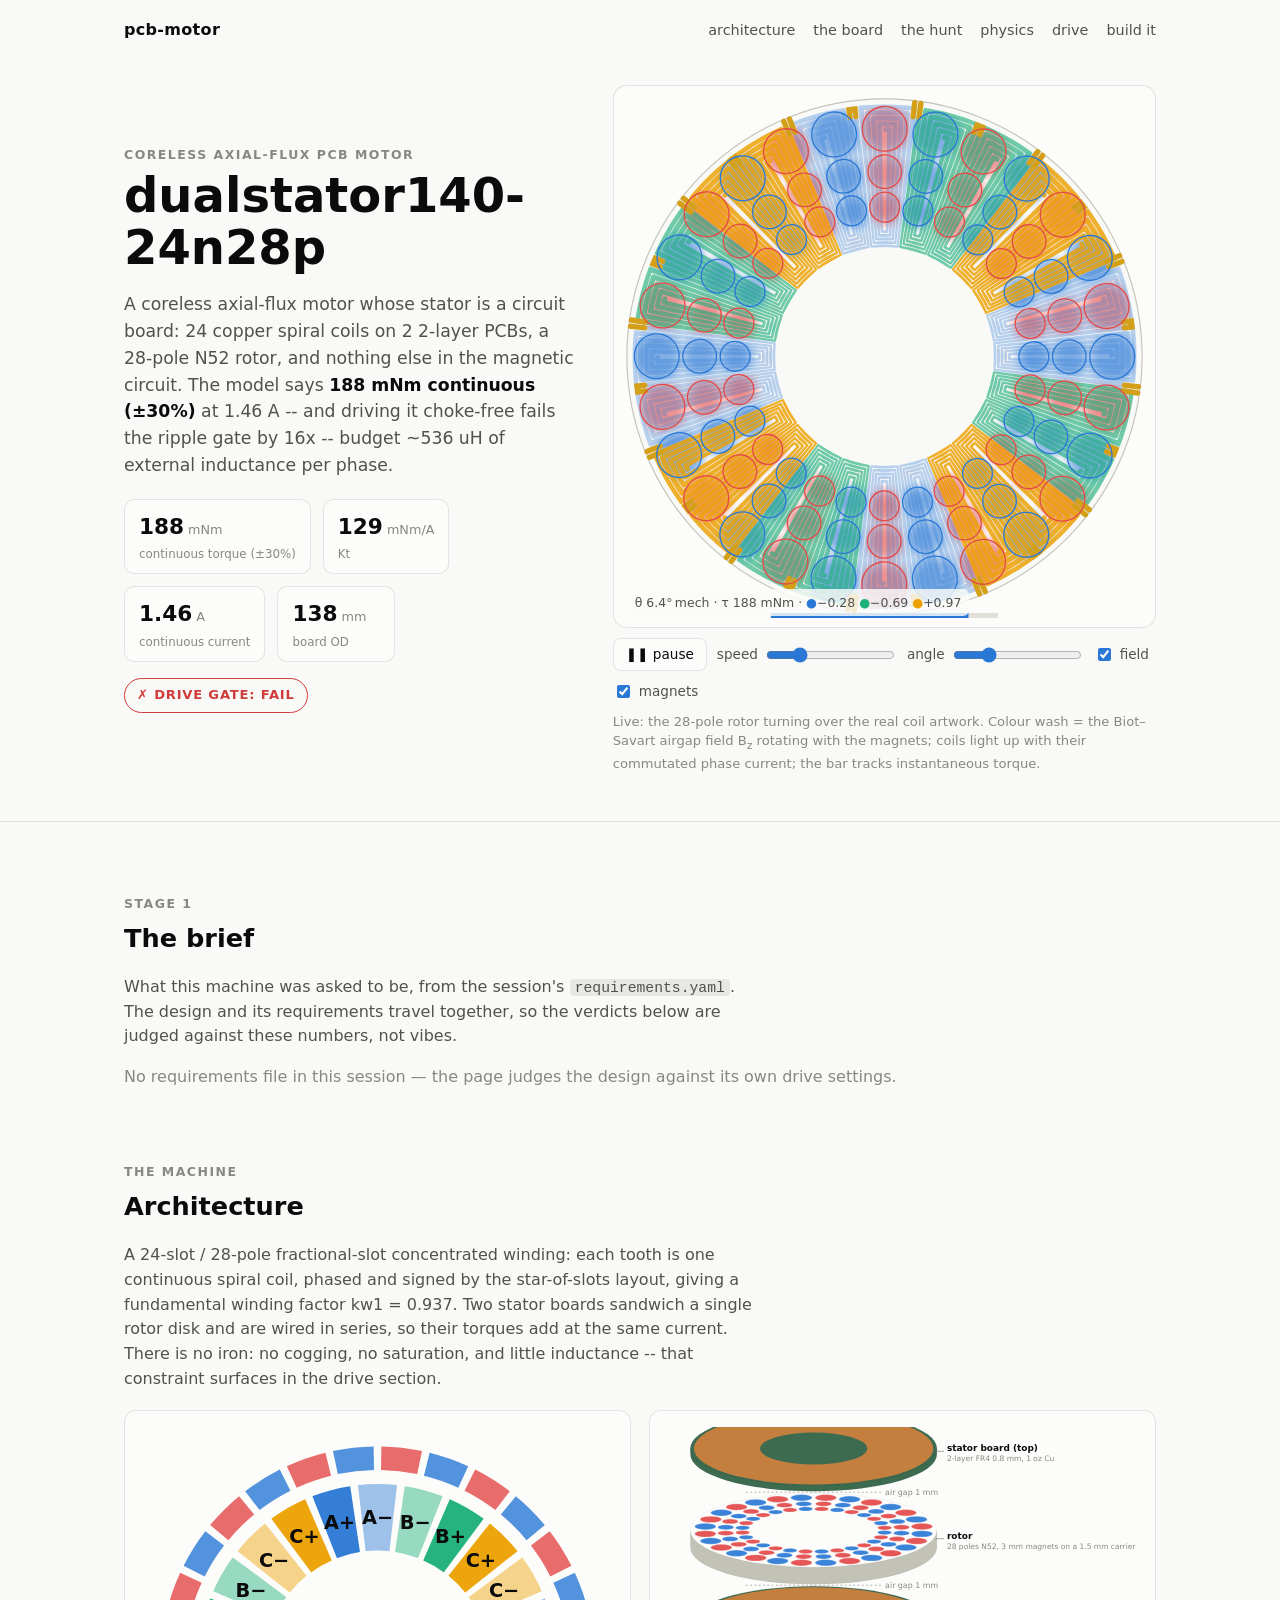
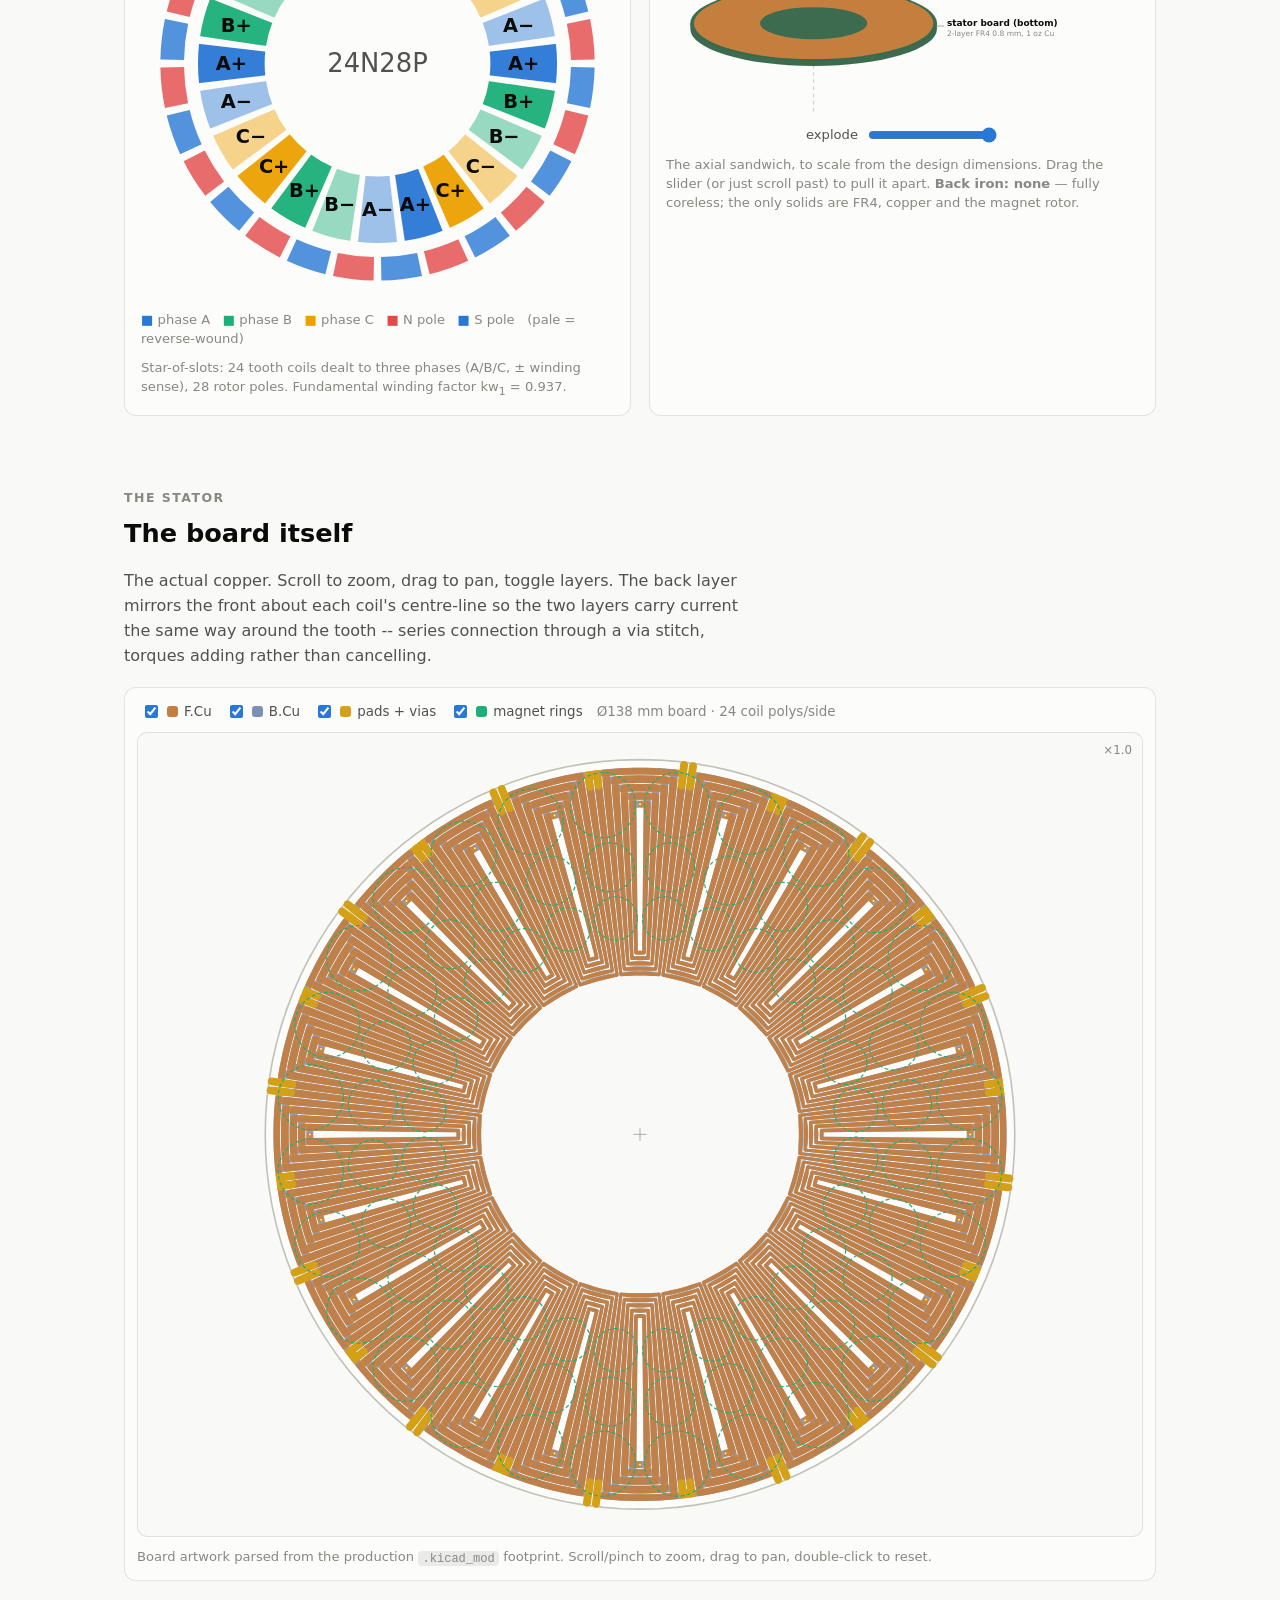
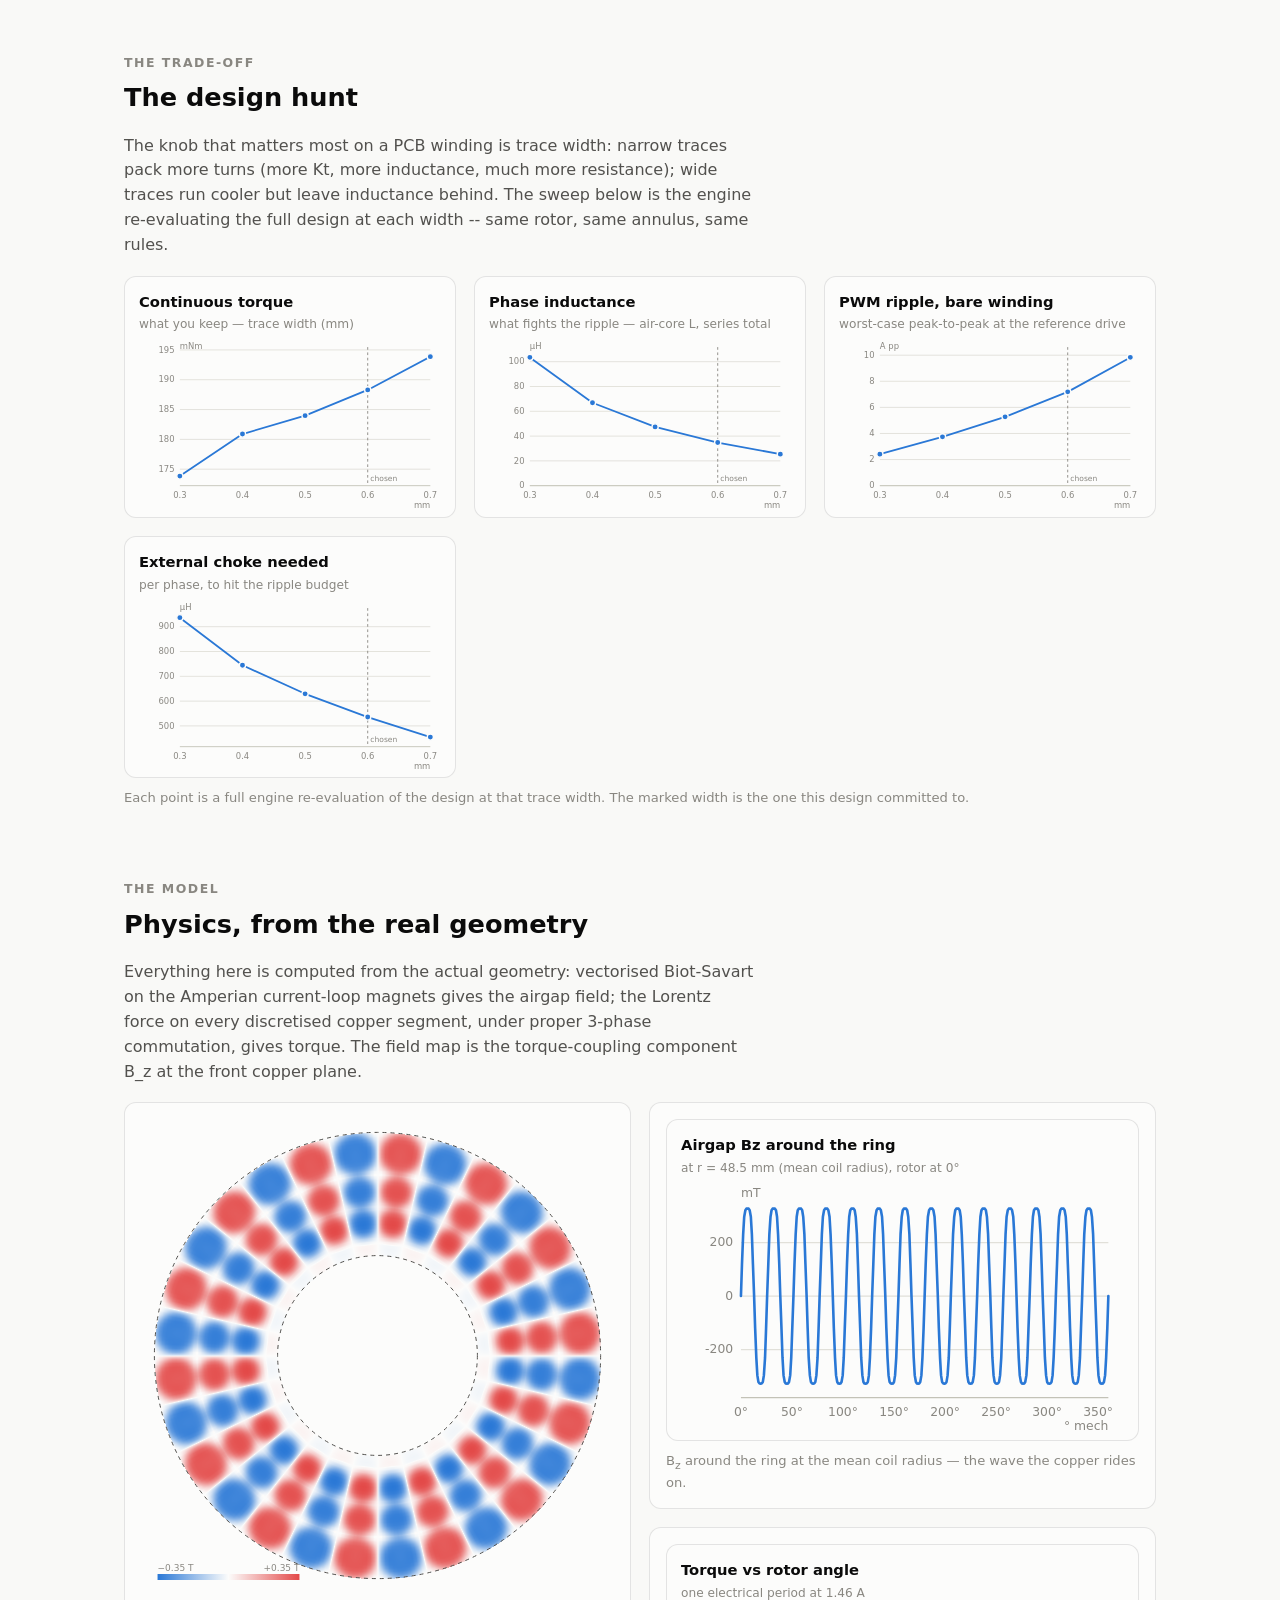
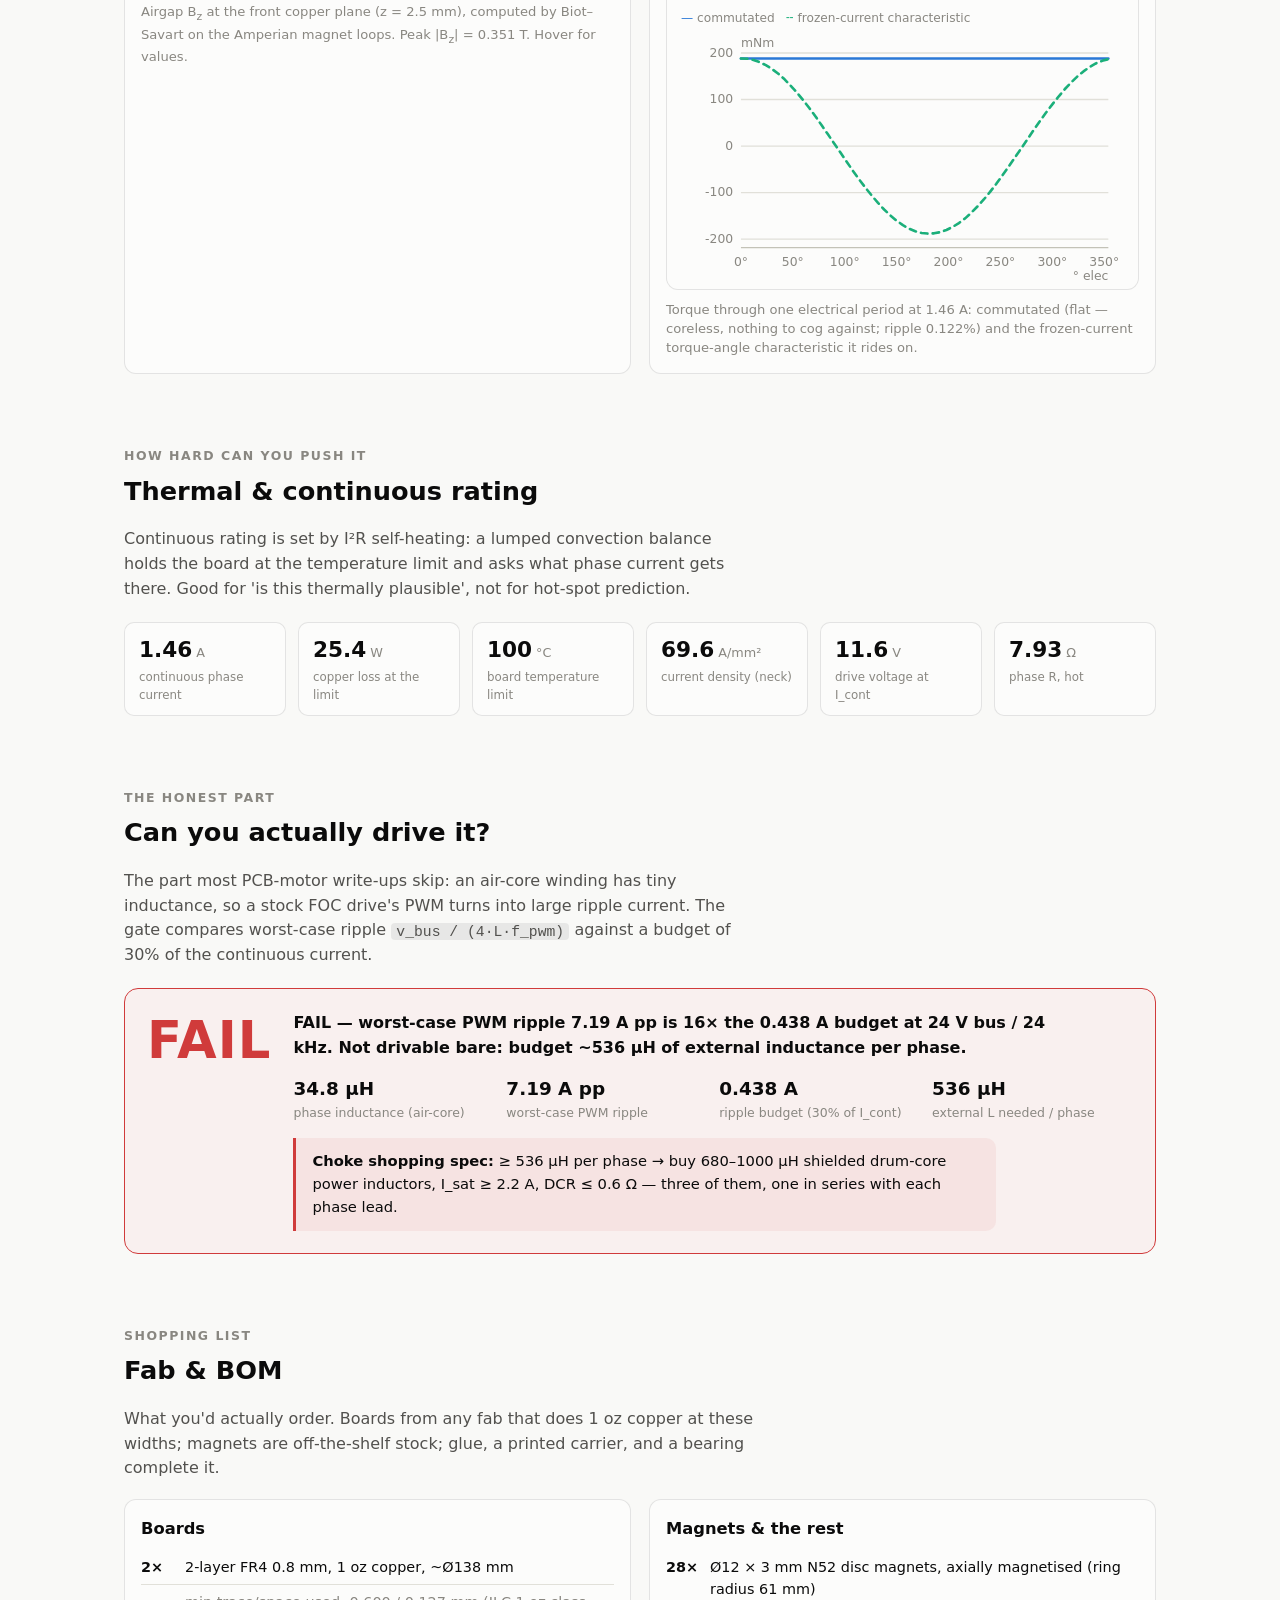
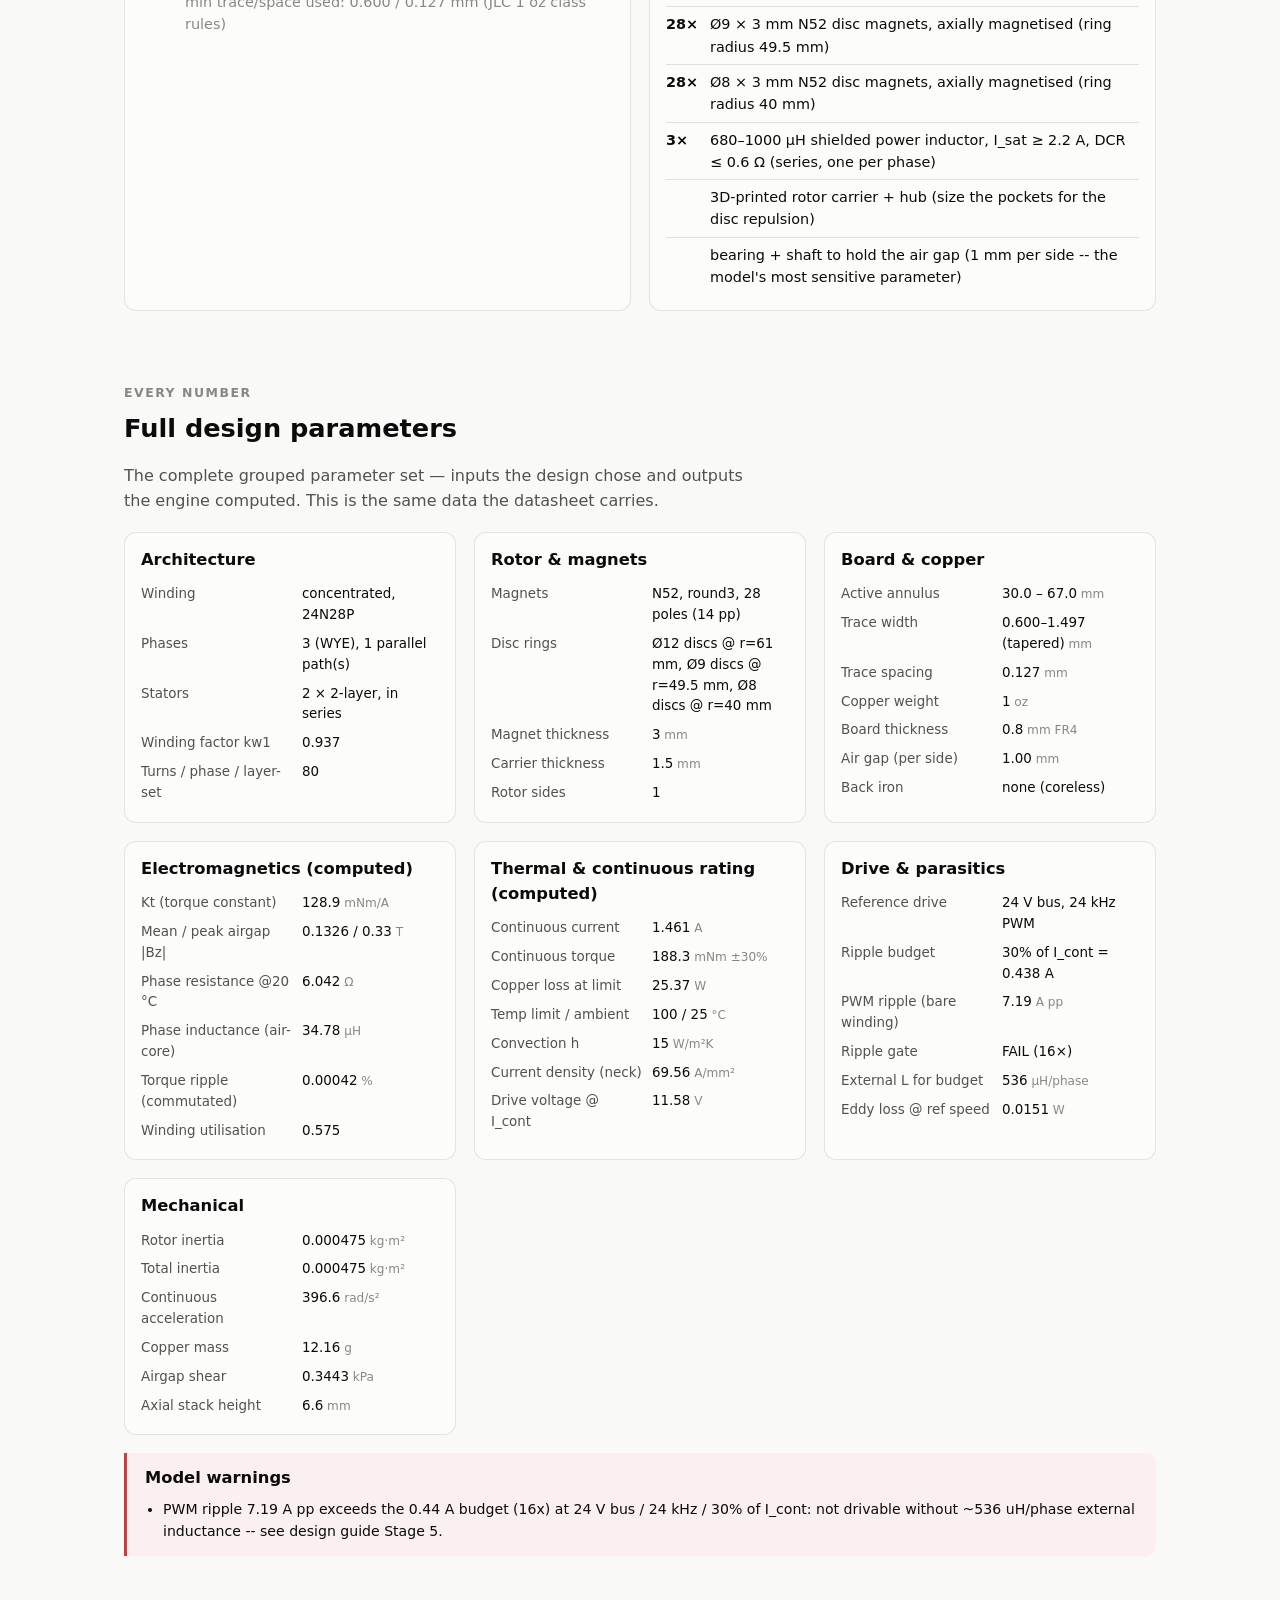
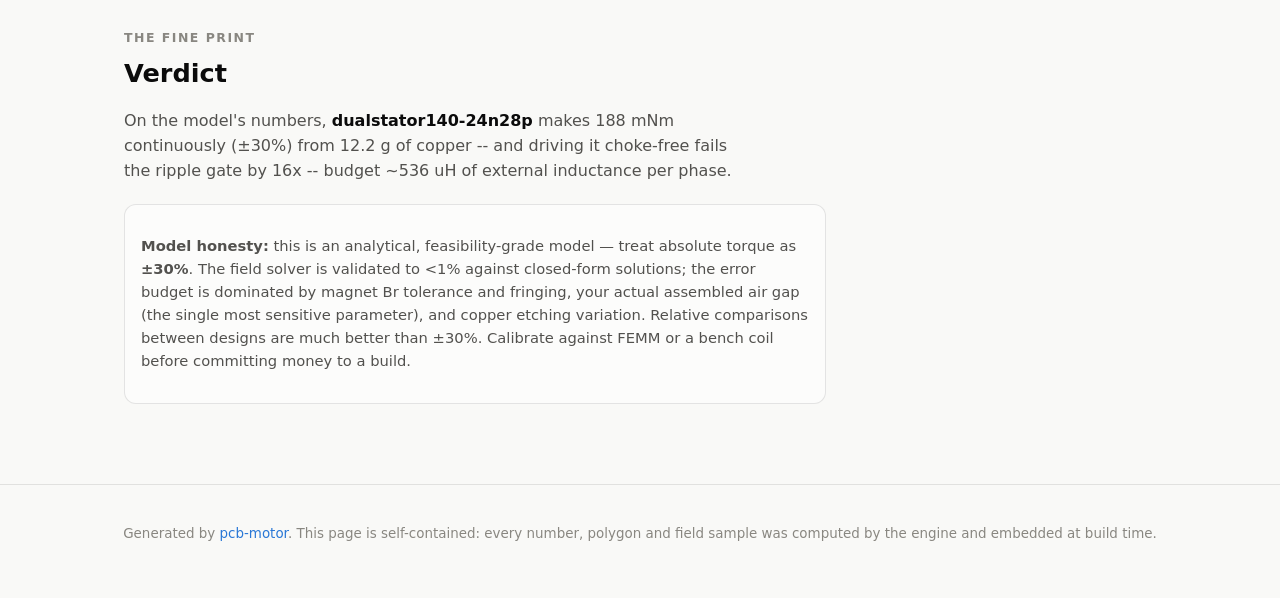
<file: examples/dualstator140-24n28p/report.html>
<!doctype html>
<html lang="en">
<head>
<meta charset="utf-8">
<meta name="viewport" content="width=device-width, initial-scale=1">
<meta name="color-scheme" content="light dark">
<title>dualstator140-24n28p — a PCB motor, shown properly</title>
<style>
/* pcb-motor showcase page styles.
 *
 * Color roles follow the repo's data-viz system (validated palette):
 * categorical slots 1-3 carry the three phases, the diverging blue<->red pair
 * carries field polarity, and status colors are reserved for the drive gate.
 * Light and dark are both *selected* palettes, swapped via custom properties.
 */

:root {
  --page: #f9f9f7;
  --surface: #fcfcfb;
  --ink: #0b0b0b;
  --ink-2: #52514e;
  --muted: #898781;
  --grid: #e1e0d9;
  --baseline: #c3c2b7;
  --border: rgba(11, 11, 11, 0.10);
  --series-1: #2a78d6;   /* phase A */
  --series-2: #1baf7a;   /* phase B */
  --series-3: #eda100;   /* phase C */
  --div-pos: #e34948;    /* Bz into the page / N */
  --div-neg: #2a78d6;    /* Bz out of the page / S */
  --good: #0ca30c;
  --good-text: #006300;
  --critical: #d03b3b;
  --copper: #c47f3f;     /* pictorial material colors (not data series) */
  --copper-back: #7d8fb5;
  --fr4: #3d6b4f;
  --pad: #d4a017;
  --iron: #8a8f96;       /* back-iron / mild-steel return plate */
  --iron-hi: #b9bec6;
  --accent: #2a78d6;
}
@media (prefers-color-scheme: dark) {
  :root {
    --page: #0d0d0d;
    --surface: #1a1a19;
    --ink: #ffffff;
    --ink-2: #c3c2b7;
    --muted: #898781;
    --grid: #2c2c2a;
    --baseline: #383835;
    --border: rgba(255, 255, 255, 0.10);
    --series-1: #3987e5;
    --series-2: #199e70;
    --series-3: #c98500;
    --div-pos: #e66767;
    --div-neg: #3987e5;
    --good: #0ca30c;
    --good-text: #0ca30c;
    --critical: #d03b3b;
    --copper: #d69a55;
    --copper-back: #8fa3cc;
    --fr4: #35594a;
    --pad: #e0b23a;
    --iron: #6f747b;
    --iron-hi: #9aa0a8;
    --accent: #3987e5;
  }
}

* { box-sizing: border-box; }
html { scroll-behavior: smooth; }
body {
  margin: 0;
  background: var(--page);
  color: var(--ink);
  font-family: system-ui, -apple-system, "Segoe UI", sans-serif;
  line-height: 1.55;
  -webkit-font-smoothing: antialiased;
}
a { color: var(--accent); text-decoration: none; }
a:hover { text-decoration: underline; }
code {
  font-family: ui-monospace, SFMono-Regular, Menlo, Consolas, monospace;
  font-size: 0.92em;
  background: color-mix(in srgb, var(--ink) 7%, transparent);
  border-radius: 4px;
  padding: 0.05em 0.35em;
}

/* ---------- layout ---------- */
main, .hero-grid, .topnav { max-width: 1080px; margin: 0 auto; padding: 0 24px; }
section { margin: 72px auto; }
.kicker {
  font-size: 0.78rem; font-weight: 700; letter-spacing: 0.12em;
  text-transform: uppercase; color: var(--muted); margin-bottom: 6px;
}
h1 { font-size: clamp(2rem, 5vw, 3rem); line-height: 1.08; margin: 0.1em 0 0.35em; }
h2 { font-size: 1.6rem; margin: 0 0 12px; }
h3 { font-size: 1.02rem; margin: 0 0 8px; }
.prose { max-width: 62ch; color: var(--ink-2); }
.prose strong { color: var(--ink); }
.prose.lead { font-size: 1.08rem; }
.prose blockquote {
  margin: 1em 0; padding: 10px 16px; border-left: 3px solid var(--accent);
  background: color-mix(in srgb, var(--accent) 7%, transparent); border-radius: 0 8px 8px 0;
}
.muted { color: var(--muted); }
.caption, figcaption {
  font-size: 0.82rem; color: var(--muted); margin-top: 10px; line-height: 1.45;
}
figure { margin: 0; }
.panel {
  background: var(--surface);
  border: 1px solid var(--border);
  border-radius: 12px;
  padding: 16px;
}
.duo { display: grid; grid-template-columns: 1fr 1fr; gap: 18px; margin-top: 18px; }
.col { display: grid; gap: 18px; align-content: start; }
@media (max-width: 860px) { .duo { grid-template-columns: 1fr; } }

/* ---------- hero ---------- */
.hero {
  border-bottom: 1px solid var(--border);
  padding-bottom: 48px;
}
.topnav {
  display: flex; align-items: center; justify-content: space-between;
  padding-top: 18px; padding-bottom: 18px;
}
.brand { font-weight: 700; letter-spacing: 0.02em; }
.navlinks { display: flex; gap: 18px; flex-wrap: wrap; }
.navlinks a { color: var(--ink-2); font-size: 0.9rem; }
.hero-grid {
  display: grid; grid-template-columns: minmax(0, 5fr) minmax(0, 6fr);
  gap: 36px; align-items: center; padding-top: 24px;
}
@media (max-width: 960px) { .hero-grid { grid-template-columns: 1fr; } }

.tiles { display: flex; gap: 12px; flex-wrap: wrap; margin: 20px 0 16px; }
.tiles.wide { display: grid; grid-template-columns: repeat(auto-fit, minmax(150px, 1fr)); }
.tile {
  background: var(--surface); border: 1px solid var(--border);
  border-radius: 10px; padding: 10px 14px; min-width: 118px;
}
.tile-v { font-size: 1.35rem; font-weight: 700; }
.tile-u { font-size: 0.8rem; font-weight: 400; color: var(--muted); margin-left: 4px; }
.tile-l { font-size: 0.74rem; color: var(--muted); margin-top: 2px; }

.chip {
  display: inline-block; font-weight: 700; font-size: 0.82rem;
  letter-spacing: 0.06em; padding: 6px 12px; border-radius: 999px;
  border: 1.5px solid;
}
.chip.pass { color: var(--good-text); border-color: var(--good); }
.chip.fail { color: var(--critical); border-color: var(--critical); }
.chip.pass::before { content: "✓ "; }
.chip.fail::before { content: "✗ "; }

.anim-wrap { position: relative; }
#motor-anim {
  width: 100%; aspect-ratio: 1; display: block; border-radius: 14px;
  background: var(--surface); border: 1px solid var(--border);
  touch-action: none; cursor: grab;
}
.anim-hud {
  position: absolute; left: 14px; bottom: 12px; font-size: 0.78rem;
  color: var(--ink-2); font-variant-numeric: tabular-nums;
  background: color-mix(in srgb, var(--surface) 82%, transparent);
  padding: 4px 8px; border-radius: 6px; pointer-events: none;
}
.anim-controls {
  display: flex; gap: 10px; align-items: center; margin-top: 10px;
  flex-wrap: wrap; font-size: 0.85rem; color: var(--ink-2);
}
.anim-controls button {
  background: var(--surface); color: var(--ink); border: 1px solid var(--border);
  border-radius: 8px; padding: 5px 12px; cursor: pointer; font: inherit;
}
.anim-controls button:hover { border-color: var(--accent); }
.anim-controls label { display: flex; gap: 6px; align-items: center; }
input[type="range"] { accent-color: var(--accent); }
input[type="checkbox"] { accent-color: var(--accent); }

/* ---------- requirements ---------- */
.req-grid {
  display: grid; grid-template-columns: repeat(auto-fit, minmax(190px, 1fr));
  gap: 12px; margin-top: 18px;
}
.req {
  background: var(--surface); border: 1px solid var(--border);
  border-radius: 10px; padding: 10px 14px;
}
.req-l { font-size: 0.74rem; color: var(--muted); }
.req-v { font-weight: 600; margin-top: 2px; }

/* ---------- copper viewer ---------- */
.viewer-wrap { margin-top: 18px; padding: 12px; }
.viewer-toolbar {
  display: flex; gap: 14px; flex-wrap: wrap; align-items: center;
  font-size: 0.84rem; color: var(--ink-2); padding: 2px 4px 10px;
}
.viewer-toolbar label { display: flex; gap: 6px; align-items: center; cursor: pointer; }
.viewer-toolbar .swatch {
  width: 11px; height: 11px; border-radius: 3px; display: inline-block;
}
.viewer {
  width: 100%; aspect-ratio: 1.25; border-radius: 10px; overflow: hidden;
  background: var(--page); border: 1px solid var(--border); position: relative;
  cursor: grab; touch-action: none;
}
.viewer svg { width: 100%; height: 100%; display: block; }
.viewer .zoom-note {
  position: absolute; right: 10px; top: 8px; font-size: 0.74rem;
  color: var(--muted); font-variant-numeric: tabular-nums; pointer-events: none;
}

/* ---------- charts ---------- */
.chart-grid {
  display: grid; grid-template-columns: repeat(auto-fit, minmax(310px, 1fr));
  gap: 18px; margin-top: 18px;
}
.chart {
  background: var(--surface); border: 1px solid var(--border);
  border-radius: 12px; padding: 14px 14px 8px;
}
.chart h4 { margin: 0 0 2px; font-size: 0.92rem; }
.chart .sub { font-size: 0.76rem; color: var(--muted); margin: 0 0 6px; }
.chart svg { width: 100%; height: auto; display: block; overflow: visible; }
.chart-tip {
  position: fixed; z-index: 30; pointer-events: none;
  background: var(--surface); color: var(--ink);
  border: 1px solid var(--border); border-radius: 6px;
  padding: 7px 10px; font-size: 0.78rem; line-height: 1.45;
  font-variant-numeric: tabular-nums; display: none; max-width: 260px;
}
.chart-tip .t-title { font-weight: 700; margin-bottom: 2px; }
.chart-tip .t-row { display: flex; gap: 8px; align-items: center; }
.chart-tip .t-swatch { width: 8px; height: 8px; border-radius: 2px; flex: none; }

.field-wrap { position: relative; }
#field-map {
  width: 100%; aspect-ratio: 1; display: block; border-radius: 8px;
}

/* ---------- exploded stack / winding ring ---------- */
#stack-view svg, #winding-ring svg { width: 100%; height: auto; display: block; }
.stack-controls {
  display: flex; justify-content: center; font-size: 0.82rem;
  color: var(--ink-2); margin-top: 6px;
}
.stack-controls label { display: flex; gap: 8px; align-items: center; }

/* ---------- gate ---------- */
.gate {
  display: grid; grid-template-columns: auto 1fr; gap: 22px;
  margin-top: 20px; border-radius: 14px; padding: 22px;
  border: 1.5px solid; align-items: start;
}
.gate.pass { border-color: var(--good); background: color-mix(in srgb, var(--good) 6%, var(--surface)); }
.gate.fail { border-color: var(--critical); background: color-mix(in srgb, var(--critical) 6%, var(--surface)); }
.gate-word {
  font-size: clamp(2rem, 5vw, 3.2rem); font-weight: 800; letter-spacing: 0.02em;
  line-height: 1; padding-top: 4px;
}
.gate.pass .gate-word { color: var(--good-text); }
.gate.fail .gate-word { color: var(--critical); }
.gate-statement { margin: 0 0 14px; font-weight: 600; max-width: 70ch; }
.gate-nums {
  display: grid; grid-template-columns: repeat(auto-fit, minmax(160px, 1fr));
  gap: 12px; font-size: 0.78rem; color: var(--muted);
}
.gate-nums span {
  display: block; font-size: 1.15rem; font-weight: 700; color: var(--ink);
  font-variant-numeric: tabular-nums;
}
blockquote.choke {
  margin: 16px 0 0; padding: 12px 16px; border-left: 3px solid var(--critical);
  background: color-mix(in srgb, var(--critical) 7%, transparent);
  border-radius: 0 10px 10px 0; font-size: 0.92rem; max-width: 75ch;
}
@media (max-width: 700px) { .gate { grid-template-columns: 1fr; } }

/* ---------- BOM & params ---------- */
table.bom { width: 100%; border-collapse: collapse; font-size: 0.9rem; }
table.bom td { padding: 6px 8px 6px 0; vertical-align: top; border-bottom: 1px solid var(--grid); }
table.bom tr:last-child td { border-bottom: none; }
table.bom td.qty { width: 44px; font-weight: 700; font-variant-numeric: tabular-nums; }

.pgrid {
  display: grid; grid-template-columns: repeat(auto-fit, minmax(300px, 1fr));
  gap: 18px; margin-top: 18px;
}
.pgroup {
  background: var(--surface); border: 1px solid var(--border);
  border-radius: 12px; padding: 14px 16px;
}
.pgroup table { width: 100%; border-collapse: collapse; font-size: 0.84rem; }
.pgroup td { padding: 4px 0; vertical-align: top; }
.pgroup td:first-child { color: var(--ink-2); width: 54%; padding-right: 10px; }
.pgroup td:last-child { font-variant-numeric: tabular-nums; }
.pgroup .unit { color: var(--muted); font-size: 0.9em; }

.warnbox {
  margin-top: 18px; border-left: 3px solid var(--critical);
  background: color-mix(in srgb, var(--critical) 6%, var(--surface));
  border-radius: 0 10px 10px 0; padding: 12px 18px; font-size: 0.88rem;
}
.warnbox ul { margin: 6px 0 2px; padding-left: 18px; }

/* loud "this is not the production board" banner over the copper viewer */
.preview-warn {
  margin: 0 0 14px; border: 1.5px solid var(--caution, #b58900);
  border-left-width: 6px; border-radius: 10px; padding: 12px 16px;
  font-size: 0.92rem; color: var(--ink);
  background: color-mix(in srgb, #b58900 10%, var(--surface));
}
.honesty { margin-top: 20px; max-width: 75ch; font-size: 0.92rem; color: var(--ink-2); }

footer {
  border-top: 1px solid var(--border); margin-top: 80px; padding: 26px 24px 40px;
  text-align: center; color: var(--muted); font-size: 0.84rem;
}

/* content is shown immediately -- no scroll-reveal motion (plain, static page) */
.reveal, .reveal.shown { opacity: 1; transform: none; transition: none; }
@media (prefers-reduced-motion: reduce) {
  html { scroll-behavior: auto; }
}

</style>
</head>
<body>
<script id="motor-data" type="application/json">{"meta":{"title":"dualstator140-24n28p","combo":"24N28P","slots":24,"poles":28,"pole_pairs":14,"phases":3,"topology":"concentrated","grade":"N52","n_stators":2,"layers":2,"od_mm":138.0,"session":"dualstator140-24n28p"},"results":{"accel_cont_rad_s2":396.58,"tau_cont_mNm":188.3,"kt_mNm_per_A":128.91,"i_cont_A":1.4607,"j_rotor_kgm2":0.00047481,"j_total_kgm2":0.00047481,"r_phase_20c_ohm":6.0417,"r_phase_hot_ohm":7.9267,"b_gap_mean_T":0.13264,"b_gap_peak_T":0.32997,"copper_loss_W":25.369,"n_turns":80,"conductor_length_m":36.922,"conductor_area_mm2":0.021,"copper_mass_g":12.158,"current_density_A_mm2":69.557,"v_drive_cont_V":11.579,"shear_stress_kPa":0.34434,"torque_density_Nm_kg":15.489,"end_turn_fraction":0.14823,"l_phase_uH":34.776,"pwm_ripple_A_pp":7.1888,"l_ext_uH":535.73,"eddy_loss_W_ref":0.015096,"plate_pull_N":0.0,"rotor_sides":1,"torque_ripple":4.1799e-06,"winding_factor":0.93744,"winding_utilisation":0.5748},"warnings":["PWM ripple 7.19 A pp exceeds the 0.44 A budget (16x) at 24 V bus / 24 kHz / 30% of I_cont: not drivable without ~536 uH/phase external inductance -- see design guide Stage 5."],"gate":{"passed":false,"ripple_pp":7.1888,"budget_a":0.43821,"factor":16.4,"l_phase_uH":34.776,"l_ext_uH":535.73,"v_bus":24.0,"f_pwm_khz":24.0,"ripple_frac":0.3,"statement":"FAIL \u2014 worst-case PWM ripple 7.19 A pp is 16\u00d7 the 0.438 A budget at 24 V bus / 24 kHz. Not drivable bare: budget ~536 \u00b5H of external inductance per phase."},"layout":[{"phase":0,"sign":1},{"phase":0,"sign":-1},{"phase":2,"sign":-1},{"phase":2,"sign":1},{"phase":1,"sign":1},{"phase":1,"sign":-1},{"phase":0,"sign":-1},{"phase":0,"sign":1},{"phase":2,"sign":1},{"phase":2,"sign":-1},{"phase":1,"sign":-1},{"phase":1,"sign":1},{"phase":0,"sign":1},{"phase":0,"sign":-1},{"phase":2,"sign":-1},{"phase":2,"sign":1},{"phase":1,"sign":1},{"phase":1,"sign":-1},{"phase":0,"sign":-1},{"phase":0,"sign":1},{"phase":2,"sign":1},{"phase":2,"sign":-1},{"phase":1,"sign":-1},{"phase":1,"sign":1}],"artwork":{"units":"mm","source":"kicad_mod","fcu":[{"tooth":0,"pts":[[29.184,-2.593],[29.191,-1.93],[29.238,-0.965],[29.254,0.0],[29.231,1.158],[29.177,2.123],[29.158,2.978],[29.124,3.505],[29.135,3.59],[29.17,3.668],[29.226,3.732],[29.322,3.786],[29.943,3.856],[66.443,8.663],[66.585,8.666],[66.726,8.641],[66.859,8.589],[66.948,8.534],[67.079,7.439],[67.204,6.203],[67.307,4.965],[67.387,3.725],[67.444,2.484],[67.479,1.242],[67.485,-0.828],[67.444,-2.484],[67.387,-3.725],[67.275,-5.378],[67.135,-6.909],[66.982,-6.997],[66.776,-7.05],[66.633,-7.051],[66.434,-7.032],[30.379,-3.171],[30.296,-3.151],[30.202,-3.089],[30.139,-2.995],[30.118,-2.913],[30.143,-2.151],[30.136,-1.279],[30.161,0.098],[30.127,1.476],[30.128,2.347],[30.106,2.886],[30.119,2.973],[30.157,3.052],[30.217,3.117],[30.321,3.171],[30.542,3.184],[65.038,6.88],[65.177,6.879],[65.378,6.827],[65.556,6.72],[65.654,6.621],[65.731,6.505],[65.8,6.309],[65.897,5.234],[65.994,3.825],[66.061,2.416],[66.094,1.203],[66.104,-0.209],[66.08,-1.821],[66.026,-3.233],[65.941,-4.644],[65.918,-4.781],[65.869,-4.91],[65.75,-5.081],[65.587,-5.21],[65.393,-5.285],[65.254,-5.303],[64.986,-5.288],[31.386,-2.512],[31.299,-2.493],[31.2,-2.43],[31.146,-2.361],[31.109,-2.25],[31.117,-1.511],[31.087,-0.476],[31.084,0.666],[31.106,1.512],[31.098,2.222],[31.125,2.339],[31.174,2.415],[31.243,2.474],[31.326,2.51],[63.693,5.174],[63.892,5.139],[64.072,5.047],[64.174,4.958],[64.257,4.851],[64.338,4.665],[64.361,4.532],[64.422,3.546],[64.496,1.768],[64.517,0.583],[64.517,-0.603],[64.489,-1.983],[64.445,-3.039],[64.387,-3.233],[64.276,-3.401],[64.119,-3.531],[63.932,-3.609],[63.798,-3.629],[63.531,-3.62],[32.402,-1.807],[32.312,-1.789],[32.207,-1.727],[32.149,-1.656],[32.107,-1.542],[32.106,-0.972],[32.064,-0.099],[32.062,0.296],[32.094,0.973],[32.098,1.512],[32.117,1.604],[32.181,1.71],[32.281,1.784],[32.371,1.81],[32.564,1.812],[62.272,3.54],[62.465,3.501],[62.638,3.407],[62.777,3.268],[62.869,3.093],[62.906,2.9],[62.954,1.539],[62.973,-0.016],[62.953,-1.442],[62.925,-1.57],[62.872,-1.69],[62.752,-1.845],[62.59,-1.96],[62.403,-2.022],[62.073,-2.028],[33.426,-1.055],[33.332,-1.039],[33.222,-0.977],[33.144,-0.877],[33.11,-0.755],[33.118,-0.622],[33.082,0.181],[33.111,0.788],[33.142,0.879],[33.197,0.958],[33.302,1.031],[33.395,1.056],[60.781,1.979],[60.909,1.97],[61.09,1.909],[61.197,1.841],[61.329,1.702],[61.391,1.591],[61.431,1.469],[61.446,1.343],[61.436,1.215],[61.463,1.028],[61.46,0.222],[61.412,0.032],[61.312,-0.136],[61.219,-0.228],[61.051,-0.329],[60.861,-0.377],[60.665,-0.367],[60.481,-0.301],[60.323,-0.184],[60.24,-0.083],[60.179,0.032],[60.141,0.158],[60.128,0.288],[60.128,0.67],[33.783,0.414],[33.8,0.001],[33.774,-0.411],[61.626,-0.682],[61.626,0.747],[61.592,2.178],[32.757,1.198],[32.834,0.339],[32.837,-0.099],[32.777,-0.939],[32.747,-1.195],[63.101,-2.227],[63.135,-0.782],[63.135,0.765],[63.098,2.312],[63.028,3.757],[31.744,1.935],[31.78,1.686],[31.858,0.875],[31.871,0.681],[31.878,-0.096],[31.86,-0.719],[31.79,-1.491],[31.734,-1.932],[64.572,-3.845],[64.628,-2.77],[64.667,-1.586],[64.686,-0.401],[64.682,0.784],[64.657,1.968],[64.61,3.152],[64.541,4.335],[64.46,5.411],[30.742,2.625],[30.812,2.146],[30.885,1.51],[30.916,0.707],[30.924,-0.099],[30.894,-1.309],[30.801,-2.144],[30.731,-2.622],[66.04,-5.538],[66.156,-3.907],[66.23,-2.338],[66.267,-0.768],[66.267,0.803],[66.229,2.373],[66.154,3.942],[66.042,5.509],[65.886,7.139],[29.747,3.268],[29.827,2.795],[29.914,2.174],[29.97,1.186],[29.994,-0.001],[29.977,-0.991],[29.928,-1.976],[29.816,-2.793],[29.736,-3.267],[63.832,-6.916],[64.098,-6.951],[64.16,-6.971],[64.019,-6.989],[63.832,-7.073],[63.724,-7.158],[63.598,-7.32],[63.543,-7.446],[63.513,-7.58],[63.51,-7.717],[63.534,-7.852],[63.584,-7.98],[63.658,-8.096],[63.753,-8.195],[63.866,-8.273],[63.983,-8.325],[63.933,-8.329],[63.667,-8.3],[29.382,-3.789],[29.279,-3.755],[29.213,-3.704],[29.154,-3.612],[29.135,-3.506],[29.184,-2.593]]},{"tooth":1,"pts":[[27.518,10.058],[27.697,9.419],[27.992,8.499],[28.257,7.571],[28.534,6.447],[28.733,5.501],[28.936,4.67],[29.039,4.152],[29.071,4.073],[29.126,4.007],[29.197,3.959],[29.303,3.932],[29.92,4.025],[66.421,8.829],[66.559,8.863],[66.689,8.924],[66.804,9.008],[66.875,9.085],[66.718,10.176],[66.52,11.402],[66.299,12.625],[66.055,13.843],[65.789,15.056],[65.501,16.265],[64.971,18.266],[64.503,19.855],[64.127,21.039],[63.591,22.607],[63.059,24.049],[62.889,24.095],[62.676,24.092],[62.538,24.056],[62.35,23.986],[28.523,10.926],[28.448,10.885],[28.374,10.8],[28.337,10.694],[28.338,10.609],[28.559,9.879],[28.778,9.035],[29.158,7.711],[29.482,6.372],[29.709,5.53],[29.827,5.005],[29.862,4.924],[29.92,4.857],[29.994,4.81],[30.108,4.784],[30.326,4.829],[64.602,10.188],[64.736,10.224],[64.918,10.326],[65.062,10.477],[65.13,10.597],[65.174,10.729],[65.19,10.937],[65.006,12.0],[64.735,13.386],[64.435,14.764],[64.153,15.944],[63.798,17.311],[63.357,18.862],[62.939,20.211],[62.492,21.553],[62.434,21.679],[62.354,21.791],[62.195,21.925],[62.003,22.007],[61.797,22.03],[61.658,22.011],[61.403,21.927],[29.666,10.549],[29.588,10.509],[29.508,10.423],[29.473,10.342],[29.466,10.225],[29.665,9.513],[29.905,8.506],[30.197,7.401],[30.437,6.59],[30.613,5.903],[30.67,5.796],[30.737,5.735],[30.819,5.696],[30.908,5.683],[62.861,11.487],[63.045,11.573],[63.195,11.708],[63.271,11.821],[63.323,11.945],[63.353,12.146],[63.34,12.28],[63.145,13.249],[62.756,14.985],[62.47,16.135],[62.163,17.281],[61.779,18.607],[61.463,19.615],[61.357,19.787],[61.205,19.921],[61.02,20.006],[60.819,20.033],[60.685,20.018],[60.429,19.94],[30.83,10.131],[30.748,10.091],[30.663,10.004],[30.625,9.92],[30.614,9.799],[30.76,9.249],[30.945,8.395],[31.047,8.012],[31.253,7.366],[31.396,6.847],[31.437,6.763],[31.527,6.677],[31.643,6.632],[31.737,6.63],[31.923,6.678],[61.066,12.697],[61.242,12.785],[61.386,12.921],[61.483,13.092],[61.527,13.284],[61.513,13.48],[61.208,14.807],[60.823,16.314],[60.435,17.686],[60.374,17.803],[60.293,17.905],[60.136,18.024],[59.95,18.093],[59.754,18.105],[59.433,18.025],[32.014,9.67],[31.928,9.63],[31.837,9.542],[31.788,9.426],[31.786,9.299],[31.829,9.172],[32.002,8.387],[32.187,7.808],[32.24,7.728],[32.314,7.667],[32.434,7.624],[32.53,7.623],[59.222,13.819],[59.343,13.862],[59.502,13.967],[59.588,14.061],[59.679,14.229],[59.711,14.353],[59.718,14.48],[59.7,14.606],[59.657,14.727],[59.635,14.915],[59.423,15.692],[59.328,15.864],[59.187,16.0],[59.074,16.065],[58.886,16.119],[58.69,16.116],[58.503,16.056],[58.342,15.944],[58.22,15.791],[58.166,15.672],[58.136,15.544],[58.132,15.413],[58.153,15.284],[58.252,14.915],[32.739,8.344],[32.648,8.747],[32.517,9.139],[59.35,16.609],[59.719,15.229],[60.057,13.837],[31.951,7.321],[31.803,8.17],[31.692,8.595],[31.417,9.39],[31.321,9.63],[60.374,18.482],[60.782,17.096],[61.182,15.602],[61.546,14.098],[61.853,12.684],[31.163,6.347],[31.133,6.597],[30.999,7.4],[30.961,7.591],[30.767,8.343],[30.589,8.94],[30.32,9.668],[30.152,10.079],[61.377,20.426],[61.708,19.403],[62.054,18.269],[62.378,17.129],[62.681,15.984],[62.963,14.833],[63.224,13.677],[63.464,12.517],[63.664,11.457],[30.374,5.421],[30.317,5.902],[30.223,6.535],[30.045,7.319],[29.844,8.1],[29.503,9.26],[29.196,10.043],[29.005,10.486],[62.356,22.442],[62.891,20.897],[63.368,19.4],[63.81,17.893],[64.217,16.376],[64.587,14.849],[64.921,13.314],[65.218,11.771],[65.489,10.156],[29.579,4.542],[29.534,5.02],[29.457,5.643],[29.256,6.611],[28.971,7.764],[28.699,8.716],[28.396,9.655],[28.077,10.415],[27.877,10.851],[59.867,23.202],[60.115,23.304],[60.169,23.339],[60.029,23.32],[59.826,23.353],[59.7,23.407],[59.536,23.531],[59.45,23.638],[59.387,23.76],[59.349,23.892],[59.337,24.029],[59.352,24.165],[59.394,24.296],[59.46,24.416],[59.548,24.521],[59.649,24.601],[59.599,24.592],[59.349,24.496],[27.4,11.264],[27.309,11.205],[27.259,11.139],[27.226,11.035],[27.235,10.927],[27.518,10.058]]},{"tooth":2,"pts":[[23.978,16.838],[24.315,16.267],[24.838,15.455],[25.334,14.627],[25.894,13.613],[26.33,12.75],[26.741,12.0],[26.975,11.526],[27.027,11.458],[27.096,11.408],[27.177,11.381],[27.286,11.382],[27.859,11.632],[61.873,25.719],[61.998,25.788],[62.107,25.88],[62.196,25.992],[62.245,26.084],[61.811,27.097],[61.302,28.23],[60.772,29.354],[60.222,30.468],[59.651,31.571],[59.059,32.663],[58.03,34.46],[57.166,35.873],[56.496,36.92],[55.573,38.295],[54.686,39.551],[54.509,39.551],[54.305,39.493],[54.181,39.422],[54.018,39.307],[24.723,17.936],[24.662,17.877],[24.612,17.776],[24.604,17.663],[24.627,17.582],[25.029,16.934],[25.459,16.175],[26.169,14.995],[26.828,13.785],[27.265,13.031],[27.515,12.554],[27.57,12.485],[27.643,12.436],[27.727,12.409],[27.844,12.414],[28.042,12.513],[59.764,26.561],[59.884,26.631],[60.033,26.776],[60.133,26.959],[60.168,27.093],[60.177,27.232],[60.139,27.436],[59.686,28.416],[59.065,29.685],[58.418,30.938],[57.84,32.005],[57.143,33.234],[56.316,34.617],[55.563,35.813],[54.785,36.993],[54.696,37.1],[54.589,37.187],[54.401,37.275],[54.195,37.305],[53.989,37.274],[53.86,37.22],[53.635,37.072],[25.925,17.868],[25.86,17.808],[25.805,17.705],[25.792,17.617],[25.816,17.503],[26.192,16.867],[26.684,15.956],[27.252,14.965],[27.694,14.243],[28.042,13.625],[28.124,13.537],[28.205,13.495],[28.294,13.479],[28.384,13.489],[57.746,27.365],[57.901,27.496],[58.012,27.666],[58.055,27.793],[58.074,27.927],[58.051,28.129],[58.004,28.256],[57.564,29.141],[56.739,30.716],[56.165,31.754],[55.572,32.781],[54.858,33.962],[54.292,34.854],[54.145,34.993],[53.964,35.083],[53.763,35.117],[53.562,35.092],[53.436,35.042],[53.209,34.901],[27.157,17.766],[27.088,17.705],[27.029,17.599],[27.014,17.509],[27.035,17.389],[27.318,16.895],[27.718,16.118],[27.915,15.774],[28.281,15.204],[28.554,14.739],[28.616,14.669],[28.725,14.609],[28.848,14.596],[28.939,14.618],[29.107,14.713],[55.699,28.07],[55.847,28.2],[55.95,28.368],[56.0,28.559],[55.993,28.755],[55.928,28.942],[55.29,30.144],[54.528,31.5],[53.798,32.725],[53.71,32.822],[53.604,32.899],[53.422,32.974],[53.225,32.993],[53.032,32.953],[52.743,32.793],[28.421,17.627],[28.347,17.566],[28.283,17.457],[28.265,17.332],[28.296,17.209],[28.37,17.098],[28.741,16.384],[29.069,15.873],[29.141,15.809],[29.229,15.769],[29.356,15.759],[29.449,15.783],[53.628,28.676],[53.733,28.749],[53.86,28.891],[53.919,29.005],[53.963,29.19],[53.962,29.318],[53.936,29.443],[53.885,29.56],[53.813,29.666],[53.743,29.841],[53.337,30.537],[53.201,30.678],[53.03,30.773],[52.903,30.807],[52.707,30.811],[52.519,30.757],[52.354,30.651],[52.227,30.501],[52.149,30.321],[52.128,30.192],[52.132,30.061],[52.162,29.934],[52.216,29.814],[52.407,29.483],[29.464,16.533],[29.272,16.899],[29.044,17.244],[53.029,31.404],[53.743,30.166],[54.429,28.91],[28.968,15.341],[28.604,16.123],[28.388,16.505],[27.916,17.202],[27.762,17.408],[53.534,33.479],[54.286,32.245],[55.059,30.905],[55.8,29.547],[56.463,28.26],[28.459,14.197],[28.365,14.43],[28.027,15.171],[27.941,15.346],[27.559,16.022],[27.232,16.552],[26.785,17.186],[26.516,17.54],[53.999,35.616],[54.584,34.713],[55.211,33.707],[55.819,32.69],[56.408,31.662],[56.979,30.624],[57.53,29.575],[58.062,28.516],[58.529,27.544],[27.936,13.098],[27.757,13.548],[27.502,14.135],[27.127,14.845],[26.731,15.548],[26.101,16.58],[25.602,17.257],[25.303,17.636],[54.423,37.816],[55.339,36.462],[56.188,35.14],[57.005,33.799],[57.79,32.438],[58.543,31.059],[59.263,29.663],[59.949,28.25],[60.629,26.76],[27.396,12.043],[27.229,12.493],[26.993,13.074],[26.548,13.958],[25.975,14.998],[25.466,15.847],[24.93,16.675],[24.425,17.327],[24.119,17.697],[51.822,37.906],[52.035,38.069],[52.079,38.117],[51.948,38.062],[51.743,38.041],[51.607,38.061],[51.417,38.139],[51.307,38.22],[51.214,38.321],[51.143,38.438],[51.096,38.567],[51.076,38.703],[51.082,38.84],[51.115,38.973],[51.173,39.098],[51.249,39.201],[51.204,39.179],[50.987,39.022],[23.551,17.972],[23.479,17.891],[23.447,17.815],[23.442,17.705],[23.479,17.604],[23.978,16.838]]},{"tooth":3,"pts":[[22.47,18.803],[22.006,19.276],[21.357,19.992],[20.685,20.685],[19.85,21.488],[19.131,22.133],[18.512,22.724],[18.115,23.072],[18.063,23.14],[18.033,23.22],[18.027,23.305],[18.056,23.411],[18.446,23.899],[40.856,53.108],[40.955,53.211],[41.073,53.292],[41.203,53.349],[41.305,53.374],[42.172,52.692],[43.135,51.907],[44.083,51.104],[45.016,50.284],[45.934,49.447],[46.836,48.593],[48.305,47.133],[49.447,45.934],[50.284,45.016],[51.374,43.768],[52.357,42.586],[52.311,42.416],[52.203,42.233],[52.102,42.131],[51.948,42.004],[23.723,19.239],[23.651,19.195],[23.54,19.172],[23.429,19.194],[23.357,19.237],[22.835,19.793],[22.213,20.405],[21.257,21.396],[20.259,22.346],[19.644,22.963],[19.248,23.328],[19.196,23.399],[19.166,23.483],[19.163,23.571],[19.197,23.682],[19.345,23.848],[41.124,50.853],[41.223,50.951],[41.402,51.057],[41.604,51.107],[41.743,51.106],[41.879,51.078],[42.066,50.988],[42.895,50.297],[43.96,49.369],[45.003,48.42],[45.885,47.586],[46.891,46.595],[48.013,45.438],[48.973,44.401],[49.912,43.343],[49.992,43.23],[50.048,43.104],[50.085,42.899],[50.061,42.693],[49.977,42.502],[49.891,42.392],[49.691,42.213],[23.969,20.417],[23.895,20.369],[23.78,20.343],[23.693,20.354],[23.588,20.406],[23.071,20.934],[22.319,21.645],[21.508,22.451],[20.926,23.064],[20.418,23.56],[20.355,23.663],[20.335,23.751],[20.343,23.842],[20.376,23.926],[41.379,48.696],[41.545,48.812],[41.737,48.874],[41.872,48.884],[42.006,48.867],[42.195,48.793],[42.305,48.714],[43.046,48.061],[44.355,46.856],[45.208,46.033],[46.047,45.194],[47.003,44.198],[47.718,43.421],[47.814,43.243],[47.855,43.044],[47.836,42.842],[47.759,42.655],[47.678,42.546],[47.483,42.363],[24.189,21.634],[24.113,21.583],[23.995,21.553],[23.904,21.562],[23.793,21.613],[23.39,22.014],[22.743,22.602],[22.462,22.881],[22.006,23.382],[21.627,23.766],[21.576,23.844],[21.546,23.965],[21.565,24.088],[21.61,24.17],[21.745,24.307],[41.529,46.536],[41.693,46.645],[41.882,46.701],[42.079,46.7],[42.268,46.642],[42.431,46.532],[43.427,45.604],[44.54,44.517],[45.534,43.495],[45.605,43.384],[45.652,43.263],[45.677,43.067],[45.644,42.872],[45.556,42.696],[45.327,42.458],[24.382,22.89],[24.304,22.835],[24.182,22.801],[24.057,22.816],[23.946,22.878],[23.858,22.978],[23.264,23.521],[22.856,23.97],[22.813,24.056],[22.797,24.151],[22.819,24.277],[22.867,24.36],[41.579,44.378],[41.676,44.462],[41.847,44.547],[41.972,44.575],[42.162,44.569],[42.285,44.535],[42.399,44.477],[42.5,44.399],[42.583,44.301],[42.734,44.188],[43.302,43.616],[43.402,43.448],[43.45,43.258],[43.45,43.127],[43.402,42.937],[43.302,42.769],[43.156,42.637],[42.979,42.553],[42.785,42.525],[42.655,42.537],[42.53,42.575],[42.414,42.637],[42.313,42.72],[42.043,42.991],[23.596,24.181],[23.899,23.901],[24.173,23.591],[44.059,43.094],[43.048,44.104],[42.012,45.092],[22.316,24.01],[22.977,23.457],[23.29,23.149],[23.841,22.513],[24.0,22.31],[46.193,43.045],[45.196,44.09],[44.103,45.184],[42.982,46.252],[41.911,47.224],[21.078,23.814],[21.28,23.664],[21.908,23.146],[22.055,23.017],[22.609,22.473],[23.037,22.02],[23.533,21.424],[23.805,21.073],[48.378,42.941],[47.657,43.74],[46.848,44.605],[46.023,45.456],[45.183,46.291],[44.327,47.111],[43.457,47.915],[42.572,48.703],[41.754,49.406],[19.882,23.594],[20.27,23.304],[20.771,22.907],[21.361,22.361],[21.937,21.796],[22.771,20.92],[23.295,20.263],[23.584,19.876],[50.613,42.781],[49.543,44.017],[48.485,45.179],[47.401,46.315],[46.29,47.426],[45.153,48.509],[43.99,49.566],[42.803,50.595],[41.54,51.637],[18.723,23.345],[19.114,23.068],[19.615,22.689],[20.354,22.031],[21.21,21.208],[21.898,20.496],[22.56,19.765],[23.058,19.108],[23.336,18.717],[50.027,40.246],[50.239,40.409],[50.297,40.439],[50.21,40.326],[50.137,40.134],[50.121,39.998],[50.147,39.794],[50.197,39.666],[50.271,39.551],[50.366,39.452],[50.478,39.373],[50.604,39.318],[50.738,39.289],[50.875,39.286],[51.01,39.31],[51.13,39.356],[51.097,39.319],[50.888,39.15],[23.455,18.097],[23.358,18.048],[23.276,18.037],[23.169,18.061],[23.08,18.123],[22.47,18.803]]},{"tooth":4,"pts":[[16.838,23.978],[16.267,24.315],[15.455,24.838],[14.627,25.334],[13.613,25.894],[12.75,26.33],[12.0,26.741],[11.526,26.975],[11.458,27.027],[11.408,27.096],[11.381,27.177],[11.382,27.286],[11.632,27.859],[25.719,61.873],[25.788,61.998],[25.88,62.107],[25.992,62.196],[26.084,62.245],[27.097,61.811],[28.23,61.302],[29.354,60.772],[30.468,60.222],[31.571,59.651],[32.663,59.059],[34.46,58.03],[35.873,57.166],[36.92,56.496],[38.295,55.573],[39.551,54.686],[39.551,54.509],[39.493,54.305],[39.422,54.181],[39.307,54.018],[17.936,24.723],[17.877,24.662],[17.776,24.612],[17.663,24.604],[17.582,24.627],[16.934,25.029],[16.175,25.459],[14.995,26.169],[13.785,26.828],[13.031,27.265],[12.554,27.515],[12.485,27.57],[12.436,27.643],[12.409,27.727],[12.414,27.844],[12.513,28.042],[26.561,59.764],[26.631,59.884],[26.776,60.033],[26.959,60.133],[27.093,60.168],[27.232,60.177],[27.436,60.139],[28.416,59.686],[29.685,59.065],[30.938,58.418],[32.005,57.84],[33.234,57.143],[34.617,56.316],[35.813,55.563],[36.993,54.785],[37.1,54.696],[37.187,54.589],[37.275,54.401],[37.305,54.195],[37.274,53.989],[37.22,53.86],[37.072,53.635],[17.868,25.925],[17.808,25.86],[17.705,25.805],[17.617,25.792],[17.503,25.816],[16.867,26.192],[15.956,26.684],[14.965,27.252],[14.243,27.694],[13.625,28.042],[13.537,28.124],[13.495,28.205],[13.479,28.294],[13.489,28.384],[27.365,57.746],[27.496,57.901],[27.666,58.012],[27.793,58.055],[27.927,58.074],[28.129,58.051],[28.256,58.004],[29.141,57.564],[30.716,56.739],[31.754,56.165],[32.781,55.572],[33.962,54.858],[34.854,54.292],[34.993,54.145],[35.083,53.964],[35.117,53.763],[35.092,53.562],[35.042,53.436],[34.901,53.209],[17.766,27.157],[17.705,27.088],[17.599,27.029],[17.509,27.014],[17.389,27.035],[16.895,27.318],[16.118,27.718],[15.774,27.915],[15.204,28.281],[14.739,28.554],[14.669,28.616],[14.609,28.725],[14.596,28.848],[14.618,28.939],[14.713,29.107],[28.07,55.699],[28.2,55.847],[28.368,55.95],[28.559,56.0],[28.755,55.993],[28.942,55.928],[30.144,55.29],[31.5,54.528],[32.725,53.798],[32.822,53.71],[32.899,53.604],[32.974,53.422],[32.993,53.225],[32.953,53.032],[32.793,52.743],[17.627,28.421],[17.566,28.347],[17.457,28.283],[17.332,28.265],[17.209,28.296],[17.098,28.37],[16.384,28.741],[15.873,29.069],[15.809,29.141],[15.769,29.229],[15.759,29.356],[15.783,29.449],[28.676,53.628],[28.749,53.733],[28.891,53.86],[29.005,53.919],[29.19,53.963],[29.318,53.962],[29.443,53.936],[29.56,53.885],[29.666,53.813],[29.841,53.743],[30.537,53.337],[30.678,53.201],[30.773,53.03],[30.807,52.903],[30.811,52.707],[30.757,52.519],[30.651,52.354],[30.501,52.227],[30.321,52.149],[30.192,52.128],[30.061,52.132],[29.934,52.162],[29.814,52.216],[29.483,52.407],[16.533,29.464],[16.899,29.272],[17.244,29.044],[31.404,53.029],[30.166,53.743],[28.91,54.429],[15.341,28.968],[16.123,28.604],[16.505,28.388],[17.202,27.916],[17.408,27.762],[33.479,53.534],[32.245,54.286],[30.905,55.059],[29.547,55.8],[28.26,56.463],[14.197,28.459],[14.43,28.365],[15.171,28.027],[15.346,27.941],[16.022,27.559],[16.552,27.232],[17.186,26.785],[17.54,26.516],[35.616,53.999],[34.713,54.584],[33.707,55.211],[32.69,55.819],[31.662,56.408],[30.624,56.979],[29.575,57.53],[28.516,58.062],[27.544,58.529],[13.098,27.936],[13.548,27.757],[14.135,27.502],[14.845,27.127],[15.548,26.731],[16.58,26.101],[17.257,25.602],[17.636,25.303],[37.816,54.423],[36.462,55.339],[35.14,56.188],[33.799,57.005],[32.438,57.79],[31.059,58.543],[29.663,59.263],[28.25,59.949],[26.76,60.629],[12.043,27.396],[12.493,27.229],[13.074,26.993],[13.958,26.548],[14.998,25.975],[15.847,25.466],[16.675,24.93],[17.327,24.425],[17.697,24.119],[37.906,51.822],[38.069,52.035],[38.117,52.079],[38.062,51.948],[38.041,51.743],[38.061,51.607],[38.139,51.417],[38.22,51.307],[38.321,51.214],[38.438,51.143],[38.567,51.096],[38.703,51.076],[38.84,51.082],[38.973,51.115],[39.098,51.173],[39.201,51.249],[39.179,51.204],[39.022,50.987],[17.972,23.551],[17.891,23.479],[17.815,23.447],[17.705,23.442],[17.604,23.479],[16.838,23.978]]},{"tooth":5,"pts":[[5.049,28.861],[5.691,28.696],[6.635,28.491],[7.571,28.257],[8.684,27.935],[9.602,27.634],[10.423,27.394],[10.924,27.224],[11.009,27.213],[11.093,27.227],[11.17,27.265],[11.246,27.343],[11.474,27.924],[25.564,61.937],[25.604,62.074],[25.616,62.216],[25.6,62.358],[25.57,62.458],[24.547,62.868],[23.385,63.309],[22.216,63.729],[21.039,64.127],[19.855,64.503],[18.665,64.858],[16.666,65.4],[15.056,65.789],[13.843,66.055],[12.218,66.375],[10.702,66.636],[10.577,66.511],[10.473,66.325],[10.436,66.187],[10.402,65.99],[4.799,30.164],[4.798,30.079],[4.834,29.973],[4.908,29.887],[4.982,29.846],[5.724,29.672],[6.564,29.44],[7.901,29.107],[9.223,28.718],[10.065,28.494],[10.579,28.333],[10.667,28.324],[10.753,28.34],[10.831,28.381],[10.911,28.467],[10.981,28.677],[23.478,61.041],[23.514,61.176],[23.516,61.384],[23.458,61.583],[23.388,61.703],[23.296,61.807],[23.124,61.925],[22.111,62.297],[20.775,62.755],[19.432,63.184],[18.269,63.53],[16.907,63.906],[15.344,64.299],[13.966,64.613],[12.581,64.896],[12.442,64.909],[12.305,64.895],[12.11,64.825],[11.943,64.7],[11.82,64.533],[11.766,64.403],[11.712,64.14],[5.697,30.966],[5.693,30.878],[5.728,30.766],[5.781,30.695],[5.878,30.631],[6.594,30.447],[7.586,30.151],[8.689,29.852],[9.511,29.654],[10.195,29.463],[10.315,29.459],[10.401,29.486],[10.476,29.538],[10.533,29.609],[21.483,60.183],[21.5,60.385],[21.458,60.583],[21.398,60.704],[21.316,60.812],[21.158,60.938],[21.035,60.995],[20.098,61.31],[18.401,61.84],[17.261,62.168],[16.116,62.475],[14.775,62.805],[13.745,63.036],[13.542,63.03],[13.35,62.966],[13.184,62.848],[13.061,62.688],[13.006,62.564],[12.946,62.303],[6.641,31.765],[6.635,31.674],[6.668,31.557],[6.721,31.482],[6.821,31.412],[7.37,31.263],[8.203,30.997],[8.585,30.893],[9.247,30.749],[9.768,30.613],[9.862,30.607],[9.981,30.642],[10.078,30.72],[10.127,30.8],[10.178,30.985],[19.537,59.233],[19.549,59.43],[19.503,59.622],[19.404,59.792],[19.26,59.926],[19.082,60.012],[17.781,60.411],[16.283,60.832],[14.901,61.181],[14.77,61.187],[14.641,61.167],[14.459,61.091],[14.306,60.965],[14.198,60.8],[14.107,60.483],[7.633,32.56],[7.624,32.465],[7.655,32.343],[7.731,32.242],[7.84,32.177],[7.971,32.151],[8.738,31.908],[9.331,31.779],[9.427,31.785],[9.517,31.818],[9.615,31.901],[9.663,31.984],[17.643,58.198],[17.667,58.323],[17.655,58.514],[17.617,58.636],[17.517,58.798],[17.426,58.888],[17.319,58.957],[17.2,59.005],[17.075,59.029],[16.901,59.103],[16.122,59.308],[15.926,59.312],[15.737,59.258],[15.624,59.192],[15.483,59.056],[15.388,58.885],[15.347,58.693],[15.363,58.498],[15.435,58.316],[15.511,58.209],[15.607,58.12],[15.718,58.051],[15.84,58.004],[16.21,57.905],[9.144,32.525],[8.749,32.648],[8.344,32.73],[15.291,59.703],[16.671,59.333],[18.045,58.929],[9.636,31.331],[8.826,31.627],[8.403,31.744],[7.576,31.903],[7.321,31.94],[14.181,61.527],[15.585,61.186],[17.08,60.786],[18.564,60.349],[19.942,59.908],[10.085,30.162],[9.854,30.261],[9.091,30.546],[8.906,30.608],[8.158,30.816],[7.552,30.96],[6.787,31.092],[6.348,31.152],[12.999,63.367],[14.051,63.142],[15.205,62.874],[16.354,62.585],[17.498,62.275],[18.636,61.944],[19.767,61.593],[20.892,61.22],[21.91,60.863],[10.492,29.015],[10.047,29.206],[9.452,29.442],[8.685,29.679],[7.908,29.896],[6.732,30.18],[5.901,30.306],[5.421,30.362],[11.743,65.223],[13.348,64.913],[14.883,64.579],[16.41,64.208],[17.927,63.801],[19.434,63.358],[20.93,62.88],[22.415,62.366],[23.949,61.793],[10.856,27.887],[10.42,28.087],[9.842,28.332],[8.902,28.642],[7.762,28.972],[6.802,29.212],[5.837,29.419],[5.019,29.523],[4.541,29.568],[9.84,63.447],[9.875,63.713],[9.872,63.778],[9.818,63.646],[9.689,63.487],[9.579,63.405],[9.389,63.326],[9.254,63.305],[9.117,63.311],[8.983,63.344],[8.859,63.402],[8.749,63.483],[8.656,63.584],[8.585,63.702],[8.538,63.831],[8.519,63.958],[8.502,63.911],[8.461,63.646],[3.945,29.361],[3.951,29.253],[3.983,29.176],[4.056,29.096],[4.154,29.05],[5.049,28.861]]},{"tooth":6,"pts":[[-2.593,29.184],[-1.93,29.191],[-0.965,29.238],[0.0,29.254],[1.158,29.231],[2.123,29.177],[2.978,29.158],[3.505,29.124],[3.59,29.135],[3.668,29.17],[3.732,29.226],[3.786,29.322],[3.856,29.943],[8.663,66.443],[8.666,66.585],[8.641,66.726],[8.589,66.859],[8.534,66.948],[7.439,67.079],[6.203,67.204],[4.965,67.307],[3.725,67.387],[2.484,67.444],[1.242,67.479],[-0.828,67.485],[-2.484,67.444],[-3.725,67.387],[-5.378,67.275],[-6.909,67.135],[-6.997,66.982],[-7.05,66.776],[-7.051,66.633],[-7.032,66.434],[-3.171,30.379],[-3.151,30.296],[-3.089,30.202],[-2.995,30.139],[-2.913,30.118],[-2.151,30.143],[-1.279,30.136],[0.098,30.161],[1.476,30.127],[2.347,30.128],[2.886,30.106],[2.973,30.119],[3.052,30.157],[3.117,30.217],[3.171,30.321],[3.184,30.542],[6.88,65.038],[6.879,65.177],[6.827,65.378],[6.72,65.556],[6.621,65.654],[6.505,65.731],[6.309,65.8],[5.234,65.897],[3.825,65.994],[2.416,66.061],[1.203,66.094],[-0.209,66.104],[-1.821,66.08],[-3.233,66.026],[-4.644,65.941],[-4.781,65.918],[-4.91,65.869],[-5.081,65.75],[-5.21,65.587],[-5.285,65.393],[-5.303,65.254],[-5.288,64.986],[-2.512,31.386],[-2.493,31.299],[-2.43,31.2],[-2.361,31.146],[-2.25,31.109],[-1.511,31.117],[-0.476,31.087],[0.666,31.084],[1.512,31.106],[2.222,31.098],[2.339,31.125],[2.415,31.174],[2.474,31.243],[2.51,31.326],[5.174,63.693],[5.139,63.892],[5.047,64.072],[4.958,64.174],[4.851,64.257],[4.665,64.338],[4.532,64.361],[3.546,64.422],[1.768,64.496],[0.583,64.517],[-0.603,64.517],[-1.983,64.489],[-3.039,64.445],[-3.233,64.387],[-3.401,64.276],[-3.531,64.119],[-3.609,63.932],[-3.629,63.798],[-3.62,63.531],[-1.807,32.402],[-1.789,32.312],[-1.727,32.207],[-1.656,32.149],[-1.542,32.107],[-0.972,32.106],[-0.099,32.064],[0.296,32.062],[0.973,32.094],[1.512,32.098],[1.604,32.117],[1.71,32.181],[1.784,32.281],[1.81,32.371],[1.812,32.564],[3.54,62.272],[3.501,62.465],[3.407,62.638],[3.268,62.777],[3.093,62.869],[2.9,62.906],[1.539,62.954],[-0.016,62.973],[-1.442,62.953],[-1.57,62.925],[-1.69,62.872],[-1.845,62.752],[-1.96,62.59],[-2.022,62.403],[-2.028,62.073],[-1.055,33.426],[-1.039,33.332],[-0.977,33.222],[-0.877,33.144],[-0.755,33.11],[-0.622,33.118],[0.181,33.082],[0.788,33.111],[0.879,33.142],[0.958,33.197],[1.031,33.302],[1.056,33.395],[1.979,60.781],[1.97,60.909],[1.909,61.09],[1.841,61.197],[1.702,61.329],[1.591,61.391],[1.469,61.431],[1.343,61.446],[1.215,61.436],[1.028,61.463],[0.222,61.46],[0.032,61.412],[-0.136,61.312],[-0.228,61.219],[-0.329,61.051],[-0.377,60.861],[-0.367,60.665],[-0.301,60.481],[-0.184,60.323],[-0.083,60.24],[0.032,60.179],[0.158,60.141],[0.288,60.128],[0.67,60.128],[0.414,33.783],[0.001,33.8],[-0.411,33.774],[-0.682,61.626],[0.747,61.626],[2.178,61.592],[1.198,32.757],[0.339,32.834],[-0.099,32.837],[-0.939,32.777],[-1.195,32.747],[-2.227,63.101],[-0.782,63.135],[0.765,63.135],[2.312,63.098],[3.757,63.028],[1.935,31.744],[1.686,31.78],[0.875,31.858],[0.681,31.871],[-0.096,31.878],[-0.719,31.86],[-1.491,31.79],[-1.932,31.734],[-3.845,64.572],[-2.77,64.628],[-1.586,64.667],[-0.401,64.686],[0.784,64.682],[1.968,64.657],[3.152,64.61],[4.335,64.541],[5.411,64.46],[2.625,30.742],[2.146,30.812],[1.51,30.885],[0.707,30.916],[-0.099,30.924],[-1.309,30.894],[-2.144,30.801],[-2.622,30.731],[-5.538,66.04],[-3.907,66.156],[-2.338,66.23],[-0.768,66.267],[0.803,66.267],[2.373,66.229],[3.942,66.154],[5.509,66.042],[7.139,65.886],[3.268,29.747],[2.795,29.827],[2.174,29.914],[1.186,29.97],[-0.001,29.994],[-0.991,29.977],[-1.976,29.928],[-2.793,29.816],[-3.267,29.736],[-6.916,63.832],[-6.951,64.098],[-6.971,64.16],[-6.989,64.019],[-7.073,63.832],[-7.158,63.724],[-7.32,63.598],[-7.446,63.543],[-7.58,63.513],[-7.717,63.51],[-7.852,63.534],[-7.98,63.584],[-8.096,63.658],[-8.195,63.753],[-8.273,63.866],[-8.325,63.983],[-8.329,63.933],[-8.3,63.667],[-3.789,29.382],[-3.755,29.279],[-3.704,29.213],[-3.612,29.154],[-3.506,29.135],[-2.593,29.184]]},{"tooth":7,"pts":[[-5.049,28.861],[-5.691,28.696],[-6.635,28.491],[-7.571,28.257],[-8.684,27.935],[-9.602,27.634],[-10.423,27.394],[-10.924,27.224],[-11.009,27.213],[-11.093,27.227],[-11.17,27.265],[-11.246,27.343],[-11.474,27.924],[-25.564,61.937],[-25.604,62.074],[-25.616,62.216],[-25.6,62.358],[-25.57,62.458],[-24.547,62.868],[-23.385,63.309],[-22.216,63.729],[-21.039,64.127],[-19.855,64.503],[-18.665,64.858],[-16.666,65.4],[-15.056,65.789],[-13.843,66.055],[-12.218,66.375],[-10.702,66.636],[-10.577,66.511],[-10.473,66.325],[-10.436,66.187],[-10.402,65.99],[-4.799,30.164],[-4.798,30.079],[-4.834,29.973],[-4.908,29.887],[-4.982,29.846],[-5.724,29.672],[-6.564,29.44],[-7.901,29.107],[-9.223,28.718],[-10.065,28.494],[-10.579,28.333],[-10.667,28.324],[-10.753,28.34],[-10.831,28.381],[-10.911,28.467],[-10.981,28.677],[-23.478,61.041],[-23.514,61.176],[-23.516,61.384],[-23.458,61.583],[-23.388,61.703],[-23.296,61.807],[-23.124,61.925],[-22.111,62.297],[-20.775,62.755],[-19.432,63.184],[-18.269,63.53],[-16.907,63.906],[-15.344,64.299],[-13.966,64.613],[-12.581,64.896],[-12.442,64.909],[-12.305,64.895],[-12.11,64.825],[-11.943,64.7],[-11.82,64.533],[-11.766,64.403],[-11.712,64.14],[-5.697,30.966],[-5.693,30.878],[-5.728,30.766],[-5.781,30.695],[-5.878,30.631],[-6.594,30.447],[-7.586,30.151],[-8.689,29.852],[-9.511,29.654],[-10.195,29.463],[-10.315,29.459],[-10.401,29.486],[-10.476,29.538],[-10.533,29.609],[-21.483,60.183],[-21.5,60.385],[-21.458,60.583],[-21.398,60.704],[-21.316,60.812],[-21.158,60.938],[-21.035,60.995],[-20.098,61.31],[-18.401,61.84],[-17.261,62.168],[-16.116,62.475],[-14.775,62.805],[-13.745,63.036],[-13.542,63.03],[-13.35,62.966],[-13.184,62.848],[-13.061,62.688],[-13.006,62.564],[-12.946,62.303],[-6.641,31.765],[-6.635,31.674],[-6.668,31.557],[-6.721,31.482],[-6.821,31.412],[-7.37,31.263],[-8.203,30.997],[-8.585,30.893],[-9.247,30.749],[-9.768,30.613],[-9.862,30.607],[-9.981,30.642],[-10.078,30.72],[-10.127,30.8],[-10.178,30.985],[-19.537,59.233],[-19.549,59.43],[-19.503,59.622],[-19.404,59.792],[-19.26,59.926],[-19.082,60.012],[-17.781,60.411],[-16.283,60.832],[-14.901,61.181],[-14.77,61.187],[-14.641,61.167],[-14.459,61.091],[-14.306,60.965],[-14.198,60.8],[-14.107,60.483],[-7.633,32.56],[-7.624,32.465],[-7.655,32.343],[-7.731,32.242],[-7.84,32.177],[-7.971,32.151],[-8.738,31.908],[-9.331,31.779],[-9.427,31.785],[-9.517,31.818],[-9.615,31.901],[-9.663,31.984],[-17.643,58.198],[-17.667,58.323],[-17.655,58.514],[-17.617,58.636],[-17.517,58.798],[-17.426,58.888],[-17.319,58.957],[-17.2,59.005],[-17.075,59.029],[-16.901,59.103],[-16.122,59.308],[-15.926,59.312],[-15.737,59.258],[-15.624,59.192],[-15.483,59.056],[-15.388,58.885],[-15.347,58.693],[-15.363,58.498],[-15.435,58.316],[-15.511,58.209],[-15.607,58.12],[-15.718,58.051],[-15.84,58.004],[-16.21,57.905],[-9.144,32.525],[-8.749,32.648],[-8.344,32.73],[-15.291,59.703],[-16.671,59.333],[-18.045,58.929],[-9.636,31.331],[-8.826,31.627],[-8.403,31.744],[-7.576,31.903],[-7.321,31.94],[-14.181,61.527],[-15.585,61.186],[-17.08,60.786],[-18.564,60.349],[-19.942,59.908],[-10.085,30.162],[-9.854,30.261],[-9.091,30.546],[-8.906,30.608],[-8.158,30.816],[-7.552,30.96],[-6.787,31.092],[-6.348,31.152],[-12.999,63.367],[-14.051,63.142],[-15.205,62.874],[-16.354,62.585],[-17.498,62.275],[-18.636,61.944],[-19.767,61.593],[-20.892,61.22],[-21.91,60.863],[-10.492,29.015],[-10.047,29.206],[-9.452,29.442],[-8.685,29.679],[-7.908,29.896],[-6.732,30.18],[-5.901,30.306],[-5.421,30.362],[-11.743,65.223],[-13.348,64.913],[-14.883,64.579],[-16.41,64.208],[-17.927,63.801],[-19.434,63.358],[-20.93,62.88],[-22.415,62.366],[-23.949,61.793],[-10.856,27.887],[-10.42,28.087],[-9.842,28.332],[-8.902,28.642],[-7.762,28.972],[-6.802,29.212],[-5.837,29.419],[-5.019,29.523],[-4.541,29.568],[-9.84,63.447],[-9.875,63.713],[-9.872,63.778],[-9.818,63.646],[-9.689,63.487],[-9.579,63.405],[-9.389,63.326],[-9.254,63.305],[-9.117,63.311],[-8.983,63.344],[-8.859,63.402],[-8.749,63.483],[-8.656,63.584],[-8.585,63.702],[-8.538,63.831],[-8.519,63.958],[-8.502,63.911],[-8.461,63.646],[-3.945,29.361],[-3.951,29.253],[-3.983,29.176],[-4.056,29.096],[-4.154,29.05],[-5.049,28.861]]},{"tooth":8,"pts":[[-12.346,26.571],[-12.924,26.245],[-13.783,25.803],[-14.627,25.334],[-15.618,24.736],[-16.427,24.207],[-17.158,23.763],[-17.598,23.469],[-17.677,23.436],[-17.762,23.428],[-17.845,23.445],[-17.94,23.5],[-18.31,24.003],[-40.724,53.209],[-40.797,53.332],[-40.846,53.466],[-40.867,53.607],[-40.864,53.712],[-39.982,54.372],[-38.974,55.099],[-37.953,55.807],[-36.92,56.496],[-35.873,57.166],[-34.815,57.817],[-33.025,58.858],[-31.571,59.651],[-30.468,60.222],[-28.98,60.951],[-27.584,61.595],[-27.431,61.507],[-27.283,61.354],[-27.211,61.231],[-27.127,61.049],[-12.443,27.894],[-12.419,27.813],[-12.426,27.7],[-12.476,27.599],[-12.537,27.54],[-13.209,27.18],[-13.96,26.738],[-15.165,26.071],[-16.341,25.353],[-17.097,24.918],[-17.552,24.629],[-17.634,24.598],[-17.722,24.591],[-17.808,24.61],[-17.907,24.673],[-18.029,24.858],[-38.477,52.885],[-38.546,53.005],[-38.602,53.206],[-38.597,53.414],[-38.561,53.548],[-38.499,53.672],[-38.363,53.83],[-37.482,54.451],[-36.309,55.24],[-35.123,56.002],[-34.089,56.637],[-32.871,57.353],[-31.463,58.137],[-30.213,58.796],[-28.948,59.429],[-28.818,59.477],[-28.682,59.499],[-28.475,59.482],[-28.282,59.404],[-28.119,59.275],[-28.034,59.163],[-27.914,58.923],[-13.518,28.437],[-13.491,28.352],[-13.495,28.235],[-13.528,28.153],[-13.606,28.066],[-14.25,27.703],[-15.131,27.16],[-16.119,26.586],[-16.862,26.182],[-17.473,25.821],[-17.588,25.785],[-17.679,25.79],[-17.764,25.82],[-17.837,25.874],[-36.327,52.572],[-36.396,52.763],[-36.407,52.965],[-36.381,53.098],[-36.329,53.223],[-36.209,53.386],[-36.105,53.472],[-35.282,54.019],[-33.779,54.971],[-32.763,55.582],[-31.736,56.175],[-30.527,56.841],[-29.591,57.33],[-29.394,57.377],[-29.192,57.365],[-29.001,57.294],[-28.84,57.171],[-28.756,57.066],[-28.63,56.83],[-14.636,28.964],[-14.606,28.877],[-14.608,28.756],[-14.64,28.67],[-14.719,28.577],[-15.211,28.29],[-15.946,27.818],[-16.288,27.619],[-16.89,27.308],[-17.359,27.041],[-17.447,27.012],[-17.572,27.015],[-17.686,27.065],[-17.753,27.129],[-17.851,27.295],[-34.202,52.159],[-34.264,52.345],[-34.27,52.542],[-34.218,52.732],[-34.113,52.899],[-33.964,53.029],[-32.81,53.75],[-31.473,54.544],[-30.228,55.24],[-30.103,55.28],[-29.973,55.294],[-29.778,55.267],[-29.598,55.185],[-29.45,55.054],[-29.28,54.771],[-15.8,29.475],[-15.767,29.386],[-15.765,29.26],[-15.812,29.142],[-15.901,29.052],[-16.02,28.992],[-16.698,28.559],[-17.238,28.281],[-17.332,28.262],[-17.428,28.271],[-17.544,28.325],[-17.612,28.393],[-32.105,51.648],[-32.16,51.764],[-32.198,51.951],[-32.193,52.078],[-32.138,52.261],[-32.073,52.371],[-31.988,52.466],[-31.886,52.543],[-31.77,52.598],[-31.622,52.715],[-30.923,53.115],[-30.734,53.169],[-30.538,53.165],[-30.412,53.132],[-30.24,53.036],[-30.104,52.896],[-30.015,52.721],[-29.98,52.528],[-30.002,52.334],[-30.048,52.211],[-30.117,52.1],[-30.207,52.004],[-30.313,51.928],[-30.644,51.737],[-17.25,29.05],[-16.901,29.271],[-16.531,29.455],[-30.222,53.711],[-31.46,52.996],[-32.682,52.251],[-17.416,27.77],[-16.711,28.265],[-16.332,28.487],[-15.575,28.855],[-15.338,28.957],[-29.622,55.76],[-30.89,55.068],[-32.23,54.294],[-33.551,53.488],[-34.768,52.705],[-17.548,26.524],[-17.35,26.679],[-16.687,27.152],[-16.525,27.26],[-15.856,27.655],[-15.308,27.951],[-14.603,28.276],[-14.194,28.448],[-28.957,57.844],[-29.915,57.354],[-30.96,56.797],[-31.995,56.22],[-33.02,55.625],[-34.033,55.01],[-35.035,54.378],[-36.025,53.727],[-36.916,53.119],[-17.644,25.311],[-17.264,25.611],[-16.75,25.992],[-16.07,26.42],[-15.376,26.83],[-14.314,27.409],[-13.544,27.746],[-13.095,27.924],[-28.223,59.961],[-29.694,59.247],[-31.09,58.526],[-32.469,57.773],[-33.829,56.987],[-35.17,56.169],[-36.491,55.32],[-37.792,54.44],[-39.126,53.489],[-17.704,24.127],[-17.335,24.433],[-16.84,24.819],[-16.012,25.362],[-14.996,25.976],[-14.13,26.457],[-13.252,26.906],[-12.489,27.218],[-12.039,27.385],[-25.926,58.738],[-26.029,58.986],[-26.043,59.05],[-25.957,58.937],[-25.79,58.816],[-25.663,58.765],[-25.459,58.738],[-25.323,58.753],[-25.192,58.794],[-25.072,58.86],[-24.967,58.949],[-24.881,59.056],[-24.818,59.177],[-24.78,59.309],[-24.768,59.446],[-24.782,59.574],[-24.754,59.532],[-24.645,59.287],[-11.41,27.34],[-11.387,27.234],[-11.398,27.151],[-11.449,27.054],[-11.531,26.984],[-12.346,26.571]]},{"tooth":9,"pts":[[-22.47,18.803],[-22.006,19.276],[-21.357,19.992],[-20.685,20.685],[-19.85,21.488],[-19.131,22.133],[-18.512,22.724],[-18.115,23.072],[-18.063,23.14],[-18.033,23.22],[-18.027,23.305],[-18.056,23.411],[-18.446,23.899],[-40.856,53.108],[-40.955,53.211],[-41.073,53.292],[-41.203,53.349],[-41.305,53.374],[-42.172,52.692],[-43.135,51.907],[-44.083,51.104],[-45.016,50.284],[-45.934,49.447],[-46.836,48.593],[-48.305,47.133],[-49.447,45.934],[-50.284,45.016],[-51.374,43.768],[-52.357,42.586],[-52.311,42.416],[-52.203,42.233],[-52.102,42.131],[-51.948,42.004],[-23.723,19.239],[-23.651,19.195],[-23.54,19.172],[-23.429,19.194],[-23.357,19.237],[-22.835,19.793],[-22.213,20.405],[-21.257,21.396],[-20.259,22.346],[-19.644,22.963],[-19.248,23.328],[-19.196,23.399],[-19.166,23.483],[-19.163,23.571],[-19.197,23.682],[-19.345,23.848],[-41.124,50.853],[-41.223,50.951],[-41.402,51.057],[-41.604,51.107],[-41.743,51.106],[-41.879,51.078],[-42.066,50.988],[-42.895,50.297],[-43.96,49.369],[-45.003,48.42],[-45.885,47.586],[-46.891,46.595],[-48.013,45.438],[-48.973,44.401],[-49.912,43.343],[-49.992,43.23],[-50.048,43.104],[-50.085,42.899],[-50.061,42.693],[-49.977,42.502],[-49.891,42.392],[-49.691,42.213],[-23.969,20.417],[-23.895,20.369],[-23.78,20.343],[-23.693,20.354],[-23.588,20.406],[-23.071,20.934],[-22.319,21.645],[-21.508,22.451],[-20.926,23.064],[-20.418,23.56],[-20.355,23.663],[-20.335,23.751],[-20.343,23.842],[-20.376,23.926],[-41.379,48.696],[-41.545,48.812],[-41.737,48.874],[-41.872,48.884],[-42.006,48.867],[-42.195,48.793],[-42.305,48.714],[-43.046,48.061],[-44.355,46.856],[-45.208,46.033],[-46.047,45.194],[-47.003,44.198],[-47.718,43.421],[-47.814,43.243],[-47.855,43.044],[-47.836,42.842],[-47.759,42.655],[-47.678,42.546],[-47.483,42.363],[-24.189,21.634],[-24.113,21.583],[-23.995,21.553],[-23.904,21.562],[-23.793,21.613],[-23.39,22.014],[-22.743,22.602],[-22.462,22.881],[-22.006,23.382],[-21.627,23.766],[-21.576,23.844],[-21.546,23.965],[-21.565,24.088],[-21.61,24.17],[-21.745,24.307],[-41.529,46.536],[-41.693,46.645],[-41.882,46.701],[-42.079,46.7],[-42.268,46.642],[-42.431,46.532],[-43.427,45.604],[-44.54,44.517],[-45.534,43.495],[-45.605,43.384],[-45.652,43.263],[-45.677,43.067],[-45.644,42.872],[-45.556,42.696],[-45.327,42.458],[-24.382,22.89],[-24.304,22.835],[-24.182,22.801],[-24.057,22.816],[-23.946,22.878],[-23.858,22.978],[-23.264,23.521],[-22.856,23.97],[-22.813,24.056],[-22.797,24.151],[-22.819,24.277],[-22.867,24.36],[-41.579,44.378],[-41.676,44.462],[-41.847,44.547],[-41.972,44.575],[-42.162,44.569],[-42.285,44.535],[-42.399,44.477],[-42.5,44.399],[-42.583,44.301],[-42.734,44.188],[-43.302,43.616],[-43.402,43.448],[-43.45,43.258],[-43.45,43.127],[-43.402,42.937],[-43.302,42.769],[-43.156,42.637],[-42.979,42.553],[-42.785,42.525],[-42.655,42.537],[-42.53,42.575],[-42.414,42.637],[-42.313,42.72],[-42.043,42.991],[-23.596,24.181],[-23.899,23.901],[-24.173,23.591],[-44.059,43.094],[-43.048,44.104],[-42.012,45.092],[-22.316,24.01],[-22.977,23.457],[-23.29,23.149],[-23.841,22.513],[-24.0,22.31],[-46.193,43.045],[-45.196,44.09],[-44.103,45.184],[-42.982,46.252],[-41.911,47.224],[-21.078,23.814],[-21.28,23.664],[-21.908,23.146],[-22.055,23.017],[-22.609,22.473],[-23.037,22.02],[-23.533,21.424],[-23.805,21.073],[-48.378,42.941],[-47.657,43.74],[-46.848,44.605],[-46.023,45.456],[-45.183,46.291],[-44.327,47.111],[-43.457,47.915],[-42.572,48.703],[-41.754,49.406],[-19.882,23.594],[-20.27,23.304],[-20.771,22.907],[-21.361,22.361],[-21.937,21.796],[-22.771,20.92],[-23.295,20.263],[-23.584,19.876],[-50.613,42.781],[-49.543,44.017],[-48.485,45.179],[-47.401,46.315],[-46.29,47.426],[-45.153,48.509],[-43.99,49.566],[-42.803,50.595],[-41.54,51.637],[-18.723,23.345],[-19.114,23.068],[-19.615,22.689],[-20.354,22.031],[-21.21,21.208],[-21.898,20.496],[-22.56,19.765],[-23.058,19.108],[-23.336,18.717],[-50.027,40.246],[-50.239,40.409],[-50.297,40.439],[-50.21,40.326],[-50.137,40.134],[-50.121,39.998],[-50.147,39.794],[-50.197,39.666],[-50.271,39.551],[-50.366,39.452],[-50.478,39.373],[-50.604,39.318],[-50.738,39.289],[-50.875,39.286],[-51.01,39.31],[-51.13,39.356],[-51.097,39.319],[-50.888,39.15],[-23.455,18.097],[-23.358,18.048],[-23.276,18.037],[-23.169,18.061],[-23.08,18.123],[-22.47,18.803]]},{"tooth":10,"pts":[[-26.571,12.346],[-26.245,12.924],[-25.803,13.783],[-25.334,14.627],[-24.736,15.618],[-24.207,16.427],[-23.763,17.158],[-23.469,17.598],[-23.436,17.677],[-23.428,17.762],[-23.445,17.845],[-23.5,17.94],[-24.003,18.31],[-53.209,40.724],[-53.332,40.797],[-53.466,40.846],[-53.607,40.867],[-53.712,40.864],[-54.372,39.982],[-55.099,38.974],[-55.807,37.953],[-56.496,36.92],[-57.166,35.873],[-57.817,34.815],[-58.858,33.025],[-59.651,31.571],[-60.222,30.468],[-60.951,28.98],[-61.595,27.584],[-61.507,27.431],[-61.354,27.283],[-61.231,27.211],[-61.049,27.127],[-27.894,12.443],[-27.813,12.419],[-27.7,12.426],[-27.599,12.476],[-27.54,12.537],[-27.18,13.209],[-26.738,13.96],[-26.071,15.165],[-25.353,16.341],[-24.918,17.097],[-24.629,17.552],[-24.598,17.634],[-24.591,17.722],[-24.61,17.808],[-24.673,17.907],[-24.858,18.029],[-52.885,38.477],[-53.005,38.546],[-53.206,38.602],[-53.414,38.597],[-53.548,38.561],[-53.672,38.499],[-53.83,38.363],[-54.451,37.482],[-55.24,36.309],[-56.002,35.123],[-56.637,34.089],[-57.353,32.871],[-58.137,31.463],[-58.796,30.213],[-59.429,28.948],[-59.477,28.818],[-59.499,28.682],[-59.482,28.475],[-59.404,28.282],[-59.275,28.119],[-59.163,28.034],[-58.923,27.914],[-28.437,13.518],[-28.352,13.491],[-28.235,13.495],[-28.153,13.528],[-28.066,13.606],[-27.703,14.25],[-27.16,15.131],[-26.586,16.119],[-26.182,16.862],[-25.821,17.473],[-25.785,17.588],[-25.79,17.679],[-25.82,17.764],[-25.874,17.837],[-52.572,36.327],[-52.763,36.396],[-52.965,36.407],[-53.098,36.381],[-53.223,36.329],[-53.386,36.209],[-53.472,36.105],[-54.019,35.282],[-54.971,33.779],[-55.582,32.763],[-56.175,31.736],[-56.841,30.527],[-57.33,29.591],[-57.377,29.394],[-57.365,29.192],[-57.294,29.001],[-57.171,28.84],[-57.066,28.756],[-56.83,28.63],[-28.964,14.636],[-28.877,14.606],[-28.756,14.608],[-28.67,14.64],[-28.577,14.719],[-28.29,15.211],[-27.818,15.946],[-27.619,16.288],[-27.308,16.89],[-27.041,17.359],[-27.012,17.447],[-27.015,17.572],[-27.065,17.686],[-27.129,17.753],[-27.295,17.851],[-52.159,34.202],[-52.345,34.264],[-52.542,34.27],[-52.732,34.218],[-52.899,34.113],[-53.029,33.964],[-53.75,32.81],[-54.544,31.473],[-55.24,30.228],[-55.28,30.103],[-55.294,29.973],[-55.267,29.778],[-55.185,29.598],[-55.054,29.45],[-54.771,29.28],[-29.475,15.8],[-29.386,15.767],[-29.26,15.765],[-29.142,15.812],[-29.052,15.901],[-28.992,16.02],[-28.559,16.698],[-28.281,17.238],[-28.262,17.332],[-28.271,17.428],[-28.325,17.544],[-28.393,17.612],[-51.648,32.105],[-51.764,32.16],[-51.951,32.198],[-52.078,32.193],[-52.261,32.138],[-52.371,32.073],[-52.466,31.988],[-52.543,31.886],[-52.598,31.77],[-52.715,31.622],[-53.115,30.923],[-53.169,30.734],[-53.165,30.538],[-53.132,30.412],[-53.036,30.24],[-52.896,30.104],[-52.721,30.015],[-52.528,29.98],[-52.334,30.002],[-52.211,30.048],[-52.1,30.117],[-52.004,30.207],[-51.928,30.313],[-51.737,30.644],[-29.05,17.25],[-29.271,16.901],[-29.455,16.531],[-53.711,30.222],[-52.996,31.46],[-52.251,32.682],[-27.77,17.416],[-28.265,16.711],[-28.487,16.332],[-28.855,15.575],[-28.957,15.338],[-55.76,29.622],[-55.068,30.89],[-54.294,32.23],[-53.488,33.551],[-52.705,34.768],[-26.524,17.548],[-26.679,17.35],[-27.152,16.687],[-27.26,16.525],[-27.655,15.856],[-27.951,15.308],[-28.276,14.603],[-28.448,14.194],[-57.844,28.957],[-57.354,29.915],[-56.797,30.96],[-56.22,31.995],[-55.625,33.02],[-55.01,34.033],[-54.378,35.035],[-53.727,36.025],[-53.119,36.916],[-25.311,17.644],[-25.611,17.264],[-25.992,16.75],[-26.42,16.07],[-26.83,15.376],[-27.409,14.314],[-27.746,13.544],[-27.924,13.095],[-59.961,28.223],[-59.247,29.694],[-58.526,31.09],[-57.773,32.469],[-56.987,33.829],[-56.169,35.17],[-55.32,36.491],[-54.44,37.792],[-53.489,39.126],[-24.127,17.704],[-24.433,17.335],[-24.819,16.84],[-25.362,16.012],[-25.976,14.996],[-26.457,14.13],[-26.906,13.252],[-27.218,12.489],[-27.385,12.039],[-58.738,25.926],[-58.986,26.029],[-59.05,26.043],[-58.937,25.957],[-58.816,25.79],[-58.765,25.663],[-58.738,25.459],[-58.753,25.323],[-58.794,25.192],[-58.86,25.072],[-58.949,24.967],[-59.056,24.881],[-59.177,24.818],[-59.309,24.78],[-59.446,24.768],[-59.574,24.782],[-59.532,24.754],[-59.287,24.645],[-27.34,11.41],[-27.234,11.387],[-27.151,11.398],[-27.054,11.449],[-26.984,11.531],[-26.571,12.346]]},{"tooth":11,"pts":[[-27.518,10.058],[-27.697,9.419],[-27.992,8.499],[-28.257,7.571],[-28.534,6.447],[-28.733,5.501],[-28.936,4.67],[-29.039,4.152],[-29.071,4.073],[-29.126,4.007],[-29.197,3.959],[-29.303,3.932],[-29.92,4.025],[-66.421,8.829],[-66.559,8.863],[-66.689,8.924],[-66.804,9.008],[-66.875,9.085],[-66.718,10.176],[-66.52,11.402],[-66.299,12.625],[-66.055,13.843],[-65.789,15.056],[-65.501,16.265],[-64.971,18.266],[-64.503,19.855],[-64.127,21.039],[-63.591,22.607],[-63.059,24.049],[-62.889,24.095],[-62.676,24.092],[-62.538,24.056],[-62.35,23.986],[-28.523,10.926],[-28.448,10.885],[-28.374,10.8],[-28.337,10.694],[-28.338,10.609],[-28.559,9.879],[-28.778,9.035],[-29.158,7.711],[-29.482,6.372],[-29.709,5.53],[-29.827,5.005],[-29.862,4.924],[-29.92,4.857],[-29.994,4.81],[-30.108,4.784],[-30.326,4.829],[-64.602,10.188],[-64.736,10.224],[-64.918,10.326],[-65.062,10.477],[-65.13,10.597],[-65.174,10.729],[-65.19,10.937],[-65.006,12.0],[-64.735,13.386],[-64.435,14.764],[-64.153,15.944],[-63.798,17.311],[-63.357,18.862],[-62.939,20.211],[-62.492,21.553],[-62.434,21.679],[-62.354,21.791],[-62.195,21.925],[-62.003,22.007],[-61.797,22.03],[-61.658,22.011],[-61.403,21.927],[-29.666,10.549],[-29.588,10.509],[-29.508,10.423],[-29.473,10.342],[-29.466,10.225],[-29.665,9.513],[-29.905,8.506],[-30.197,7.401],[-30.437,6.59],[-30.613,5.903],[-30.67,5.796],[-30.737,5.735],[-30.819,5.696],[-30.908,5.683],[-62.861,11.487],[-63.045,11.573],[-63.195,11.708],[-63.271,11.821],[-63.323,11.945],[-63.353,12.146],[-63.34,12.28],[-63.145,13.249],[-62.756,14.985],[-62.47,16.135],[-62.163,17.281],[-61.779,18.607],[-61.463,19.615],[-61.357,19.787],[-61.205,19.921],[-61.02,20.006],[-60.819,20.033],[-60.685,20.018],[-60.429,19.94],[-30.83,10.131],[-30.748,10.091],[-30.663,10.004],[-30.625,9.92],[-30.614,9.799],[-30.76,9.249],[-30.945,8.395],[-31.047,8.012],[-31.253,7.366],[-31.396,6.847],[-31.437,6.763],[-31.527,6.677],[-31.643,6.632],[-31.737,6.63],[-31.923,6.678],[-61.066,12.697],[-61.242,12.785],[-61.386,12.921],[-61.483,13.092],[-61.527,13.284],[-61.513,13.48],[-61.208,14.807],[-60.823,16.314],[-60.435,17.686],[-60.374,17.803],[-60.293,17.905],[-60.136,18.024],[-59.95,18.093],[-59.754,18.105],[-59.433,18.025],[-32.014,9.67],[-31.928,9.63],[-31.837,9.542],[-31.788,9.426],[-31.786,9.299],[-31.829,9.172],[-32.002,8.387],[-32.187,7.808],[-32.24,7.728],[-32.314,7.667],[-32.434,7.624],[-32.53,7.623],[-59.222,13.819],[-59.343,13.862],[-59.502,13.967],[-59.588,14.061],[-59.679,14.229],[-59.711,14.353],[-59.718,14.48],[-59.7,14.606],[-59.657,14.727],[-59.635,14.915],[-59.423,15.692],[-59.328,15.864],[-59.187,16.0],[-59.074,16.065],[-58.886,16.119],[-58.69,16.116],[-58.503,16.056],[-58.342,15.944],[-58.22,15.791],[-58.166,15.672],[-58.136,15.544],[-58.132,15.413],[-58.153,15.284],[-58.252,14.915],[-32.739,8.344],[-32.648,8.747],[-32.517,9.139],[-59.35,16.609],[-59.719,15.229],[-60.057,13.837],[-31.951,7.321],[-31.803,8.17],[-31.692,8.595],[-31.417,9.39],[-31.321,9.63],[-60.374,18.482],[-60.782,17.096],[-61.182,15.602],[-61.546,14.098],[-61.853,12.684],[-31.163,6.347],[-31.133,6.597],[-30.999,7.4],[-30.961,7.591],[-30.767,8.343],[-30.589,8.94],[-30.32,9.668],[-30.152,10.079],[-61.377,20.426],[-61.708,19.403],[-62.054,18.269],[-62.378,17.129],[-62.681,15.984],[-62.963,14.833],[-63.224,13.677],[-63.464,12.517],[-63.664,11.457],[-30.374,5.421],[-30.317,5.902],[-30.223,6.535],[-30.045,7.319],[-29.844,8.1],[-29.503,9.26],[-29.196,10.043],[-29.005,10.486],[-62.356,22.442],[-62.891,20.897],[-63.368,19.4],[-63.81,17.893],[-64.217,16.376],[-64.587,14.849],[-64.921,13.314],[-65.218,11.771],[-65.489,10.156],[-29.579,4.542],[-29.534,5.02],[-29.457,5.643],[-29.256,6.611],[-28.971,7.764],[-28.699,8.716],[-28.396,9.655],[-28.077,10.415],[-27.877,10.851],[-59.867,23.202],[-60.115,23.304],[-60.169,23.339],[-60.029,23.32],[-59.826,23.353],[-59.7,23.407],[-59.536,23.531],[-59.45,23.638],[-59.387,23.76],[-59.349,23.892],[-59.337,24.029],[-59.352,24.165],[-59.394,24.296],[-59.46,24.416],[-59.548,24.521],[-59.649,24.601],[-59.599,24.592],[-59.349,24.496],[-27.4,11.264],[-27.309,11.205],[-27.259,11.139],[-27.226,11.035],[-27.235,10.927],[-27.518,10.058]]},{"tooth":12,"pts":[[-29.184,2.593],[-29.191,1.93],[-29.238,0.965],[-29.254,-0.0],[-29.231,-1.158],[-29.177,-2.123],[-29.158,-2.978],[-29.124,-3.505],[-29.135,-3.59],[-29.17,-3.668],[-29.226,-3.732],[-29.322,-3.786],[-29.943,-3.856],[-66.443,-8.663],[-66.585,-8.666],[-66.726,-8.641],[-66.859,-8.589],[-66.948,-8.534],[-67.079,-7.439],[-67.204,-6.203],[-67.307,-4.965],[-67.387,-3.725],[-67.444,-2.484],[-67.479,-1.242],[-67.485,0.828],[-67.444,2.484],[-67.387,3.725],[-67.275,5.378],[-67.135,6.909],[-66.982,6.997],[-66.776,7.05],[-66.633,7.051],[-66.434,7.032],[-30.379,3.171],[-30.296,3.151],[-30.202,3.089],[-30.139,2.995],[-30.118,2.913],[-30.143,2.151],[-30.136,1.279],[-30.161,-0.098],[-30.127,-1.476],[-30.128,-2.347],[-30.106,-2.886],[-30.119,-2.973],[-30.157,-3.052],[-30.217,-3.117],[-30.321,-3.171],[-30.542,-3.184],[-65.038,-6.88],[-65.177,-6.879],[-65.378,-6.827],[-65.556,-6.72],[-65.654,-6.621],[-65.731,-6.505],[-65.8,-6.309],[-65.897,-5.234],[-65.994,-3.825],[-66.061,-2.416],[-66.094,-1.203],[-66.104,0.209],[-66.08,1.821],[-66.026,3.233],[-65.941,4.644],[-65.918,4.781],[-65.869,4.91],[-65.75,5.081],[-65.587,5.21],[-65.393,5.285],[-65.254,5.303],[-64.986,5.288],[-31.386,2.512],[-31.299,2.493],[-31.2,2.43],[-31.146,2.361],[-31.109,2.25],[-31.117,1.511],[-31.087,0.476],[-31.084,-0.666],[-31.106,-1.512],[-31.098,-2.222],[-31.125,-2.339],[-31.174,-2.415],[-31.243,-2.474],[-31.326,-2.51],[-63.693,-5.174],[-63.892,-5.139],[-64.072,-5.047],[-64.174,-4.958],[-64.257,-4.851],[-64.338,-4.665],[-64.361,-4.532],[-64.422,-3.546],[-64.496,-1.768],[-64.517,-0.583],[-64.517,0.603],[-64.489,1.983],[-64.445,3.039],[-64.387,3.233],[-64.276,3.401],[-64.119,3.531],[-63.932,3.609],[-63.798,3.629],[-63.531,3.62],[-32.402,1.807],[-32.312,1.789],[-32.207,1.727],[-32.149,1.656],[-32.107,1.542],[-32.106,0.972],[-32.064,0.099],[-32.062,-0.296],[-32.094,-0.973],[-32.098,-1.512],[-32.117,-1.604],[-32.181,-1.71],[-32.281,-1.784],[-32.371,-1.81],[-32.564,-1.812],[-62.272,-3.54],[-62.465,-3.501],[-62.638,-3.407],[-62.777,-3.268],[-62.869,-3.093],[-62.906,-2.9],[-62.954,-1.539],[-62.973,0.016],[-62.953,1.442],[-62.925,1.57],[-62.872,1.69],[-62.752,1.845],[-62.59,1.96],[-62.403,2.022],[-62.073,2.028],[-33.426,1.055],[-33.332,1.039],[-33.222,0.977],[-33.144,0.877],[-33.11,0.755],[-33.118,0.622],[-33.082,-0.181],[-33.111,-0.788],[-33.142,-0.879],[-33.197,-0.958],[-33.302,-1.031],[-33.395,-1.056],[-60.781,-1.979],[-60.909,-1.97],[-61.09,-1.909],[-61.197,-1.841],[-61.329,-1.702],[-61.391,-1.591],[-61.431,-1.469],[-61.446,-1.343],[-61.436,-1.215],[-61.463,-1.028],[-61.46,-0.222],[-61.412,-0.032],[-61.312,0.136],[-61.219,0.228],[-61.051,0.329],[-60.861,0.377],[-60.665,0.367],[-60.481,0.301],[-60.323,0.184],[-60.24,0.083],[-60.179,-0.032],[-60.141,-0.158],[-60.128,-0.288],[-60.128,-0.67],[-33.783,-0.414],[-33.8,-0.001],[-33.774,0.411],[-61.626,0.682],[-61.626,-0.747],[-61.592,-2.178],[-32.757,-1.198],[-32.834,-0.339],[-32.837,0.099],[-32.777,0.939],[-32.747,1.195],[-63.101,2.227],[-63.135,0.782],[-63.135,-0.765],[-63.098,-2.312],[-63.028,-3.757],[-31.744,-1.935],[-31.78,-1.686],[-31.858,-0.875],[-31.871,-0.681],[-31.878,0.096],[-31.86,0.719],[-31.79,1.491],[-31.734,1.932],[-64.572,3.845],[-64.628,2.77],[-64.667,1.586],[-64.686,0.401],[-64.682,-0.784],[-64.657,-1.968],[-64.61,-3.152],[-64.541,-4.335],[-64.46,-5.411],[-30.742,-2.625],[-30.812,-2.146],[-30.885,-1.51],[-30.916,-0.707],[-30.924,0.099],[-30.894,1.309],[-30.801,2.144],[-30.731,2.622],[-66.04,5.538],[-66.156,3.907],[-66.23,2.338],[-66.267,0.768],[-66.267,-0.803],[-66.229,-2.373],[-66.154,-3.942],[-66.042,-5.509],[-65.886,-7.139],[-29.747,-3.268],[-29.827,-2.795],[-29.914,-2.174],[-29.97,-1.186],[-29.994,0.001],[-29.977,0.991],[-29.928,1.976],[-29.816,2.793],[-29.736,3.267],[-63.832,6.916],[-64.098,6.951],[-64.16,6.971],[-64.019,6.989],[-63.832,7.073],[-63.724,7.158],[-63.598,7.32],[-63.543,7.446],[-63.513,7.58],[-63.51,7.717],[-63.534,7.852],[-63.584,7.98],[-63.658,8.096],[-63.753,8.195],[-63.866,8.273],[-63.983,8.325],[-63.933,8.329],[-63.667,8.3],[-29.382,3.789],[-29.279,3.755],[-29.213,3.704],[-29.154,3.612],[-29.135,3.506],[-29.184,2.593]]},{"tooth":13,"pts":[[-27.518,-10.058],[-27.697,-9.419],[-27.992,-8.499],[-28.257,-7.571],[-28.534,-6.447],[-28.733,-5.501],[-28.936,-4.67],[-29.039,-4.152],[-29.071,-4.073],[-29.126,-4.007],[-29.197,-3.959],[-29.303,-3.932],[-29.92,-4.025],[-66.421,-8.829],[-66.559,-8.863],[-66.689,-8.924],[-66.804,-9.008],[-66.875,-9.085],[-66.718,-10.176],[-66.52,-11.402],[-66.299,-12.625],[-66.055,-13.843],[-65.789,-15.056],[-65.501,-16.265],[-64.971,-18.266],[-64.503,-19.855],[-64.127,-21.039],[-63.591,-22.607],[-63.059,-24.049],[-62.889,-24.095],[-62.676,-24.092],[-62.538,-24.056],[-62.35,-23.986],[-28.523,-10.926],[-28.448,-10.885],[-28.374,-10.8],[-28.337,-10.694],[-28.338,-10.609],[-28.559,-9.879],[-28.778,-9.035],[-29.158,-7.711],[-29.482,-6.372],[-29.709,-5.53],[-29.827,-5.005],[-29.862,-4.924],[-29.92,-4.857],[-29.994,-4.81],[-30.108,-4.784],[-30.326,-4.829],[-64.602,-10.188],[-64.736,-10.224],[-64.918,-10.326],[-65.062,-10.477],[-65.13,-10.597],[-65.174,-10.729],[-65.19,-10.937],[-65.006,-12.0],[-64.735,-13.386],[-64.435,-14.764],[-64.153,-15.944],[-63.798,-17.311],[-63.357,-18.862],[-62.939,-20.211],[-62.492,-21.553],[-62.434,-21.679],[-62.354,-21.791],[-62.195,-21.925],[-62.003,-22.007],[-61.797,-22.03],[-61.658,-22.011],[-61.403,-21.927],[-29.666,-10.549],[-29.588,-10.509],[-29.508,-10.423],[-29.473,-10.342],[-29.466,-10.225],[-29.665,-9.513],[-29.905,-8.506],[-30.197,-7.401],[-30.437,-6.59],[-30.613,-5.903],[-30.67,-5.796],[-30.737,-5.735],[-30.819,-5.696],[-30.908,-5.683],[-62.861,-11.487],[-63.045,-11.573],[-63.195,-11.708],[-63.271,-11.821],[-63.323,-11.945],[-63.353,-12.146],[-63.34,-12.28],[-63.145,-13.249],[-62.756,-14.985],[-62.47,-16.135],[-62.163,-17.281],[-61.779,-18.607],[-61.463,-19.615],[-61.357,-19.787],[-61.205,-19.921],[-61.02,-20.006],[-60.819,-20.033],[-60.685,-20.018],[-60.429,-19.94],[-30.83,-10.131],[-30.748,-10.091],[-30.663,-10.004],[-30.625,-9.92],[-30.614,-9.799],[-30.76,-9.249],[-30.945,-8.395],[-31.047,-8.012],[-31.253,-7.366],[-31.396,-6.847],[-31.437,-6.763],[-31.527,-6.677],[-31.643,-6.632],[-31.737,-6.63],[-31.923,-6.678],[-61.066,-12.697],[-61.242,-12.785],[-61.386,-12.921],[-61.483,-13.092],[-61.527,-13.284],[-61.513,-13.48],[-61.208,-14.807],[-60.823,-16.314],[-60.435,-17.686],[-60.374,-17.803],[-60.293,-17.905],[-60.136,-18.024],[-59.95,-18.093],[-59.754,-18.105],[-59.433,-18.025],[-32.014,-9.67],[-31.928,-9.63],[-31.837,-9.542],[-31.788,-9.426],[-31.786,-9.299],[-31.829,-9.172],[-32.002,-8.387],[-32.187,-7.808],[-32.24,-7.728],[-32.314,-7.667],[-32.434,-7.624],[-32.53,-7.623],[-59.222,-13.819],[-59.343,-13.862],[-59.502,-13.967],[-59.588,-14.061],[-59.679,-14.229],[-59.711,-14.353],[-59.718,-14.48],[-59.7,-14.606],[-59.657,-14.727],[-59.635,-14.915],[-59.423,-15.692],[-59.328,-15.864],[-59.187,-16.0],[-59.074,-16.065],[-58.886,-16.119],[-58.69,-16.116],[-58.503,-16.056],[-58.342,-15.944],[-58.22,-15.791],[-58.166,-15.672],[-58.136,-15.544],[-58.132,-15.413],[-58.153,-15.284],[-58.252,-14.915],[-32.739,-8.344],[-32.648,-8.747],[-32.517,-9.139],[-59.35,-16.609],[-59.719,-15.229],[-60.057,-13.837],[-31.951,-7.321],[-31.803,-8.17],[-31.692,-8.595],[-31.417,-9.39],[-31.321,-9.63],[-60.374,-18.482],[-60.782,-17.096],[-61.182,-15.602],[-61.546,-14.098],[-61.853,-12.684],[-31.163,-6.347],[-31.133,-6.597],[-30.999,-7.4],[-30.961,-7.591],[-30.767,-8.343],[-30.589,-8.94],[-30.32,-9.668],[-30.152,-10.079],[-61.377,-20.426],[-61.708,-19.403],[-62.054,-18.269],[-62.378,-17.129],[-62.681,-15.984],[-62.963,-14.833],[-63.224,-13.677],[-63.464,-12.517],[-63.664,-11.457],[-30.374,-5.421],[-30.317,-5.902],[-30.223,-6.535],[-30.045,-7.319],[-29.844,-8.1],[-29.503,-9.26],[-29.196,-10.043],[-29.005,-10.486],[-62.356,-22.442],[-62.891,-20.897],[-63.368,-19.4],[-63.81,-17.893],[-64.217,-16.376],[-64.587,-14.849],[-64.921,-13.314],[-65.218,-11.771],[-65.489,-10.156],[-29.579,-4.542],[-29.534,-5.02],[-29.457,-5.643],[-29.256,-6.611],[-28.971,-7.764],[-28.699,-8.716],[-28.396,-9.655],[-28.077,-10.415],[-27.877,-10.851],[-59.867,-23.202],[-60.115,-23.304],[-60.169,-23.339],[-60.029,-23.32],[-59.826,-23.353],[-59.7,-23.407],[-59.536,-23.531],[-59.45,-23.638],[-59.387,-23.76],[-59.349,-23.892],[-59.337,-24.029],[-59.352,-24.165],[-59.394,-24.296],[-59.46,-24.416],[-59.548,-24.521],[-59.649,-24.601],[-59.599,-24.592],[-59.349,-24.496],[-27.4,-11.264],[-27.309,-11.205],[-27.259,-11.139],[-27.226,-11.035],[-27.235,-10.927],[-27.518,-10.058]]},{"tooth":14,"pts":[[-23.978,-16.838],[-24.315,-16.267],[-24.838,-15.455],[-25.334,-14.627],[-25.894,-13.613],[-26.33,-12.75],[-26.741,-12.0],[-26.975,-11.526],[-27.027,-11.458],[-27.096,-11.408],[-27.177,-11.381],[-27.286,-11.382],[-27.859,-11.632],[-61.873,-25.719],[-61.998,-25.788],[-62.107,-25.88],[-62.196,-25.992],[-62.245,-26.084],[-61.811,-27.097],[-61.302,-28.23],[-60.772,-29.354],[-60.222,-30.468],[-59.651,-31.571],[-59.059,-32.663],[-58.03,-34.46],[-57.166,-35.873],[-56.496,-36.92],[-55.573,-38.295],[-54.686,-39.551],[-54.509,-39.551],[-54.305,-39.493],[-54.181,-39.422],[-54.018,-39.307],[-24.723,-17.936],[-24.662,-17.877],[-24.612,-17.776],[-24.604,-17.663],[-24.627,-17.582],[-25.029,-16.934],[-25.459,-16.175],[-26.169,-14.995],[-26.828,-13.785],[-27.265,-13.031],[-27.515,-12.554],[-27.57,-12.485],[-27.643,-12.436],[-27.727,-12.409],[-27.844,-12.414],[-28.042,-12.513],[-59.764,-26.561],[-59.884,-26.631],[-60.033,-26.776],[-60.133,-26.959],[-60.168,-27.093],[-60.177,-27.232],[-60.139,-27.436],[-59.686,-28.416],[-59.065,-29.685],[-58.418,-30.938],[-57.84,-32.005],[-57.143,-33.234],[-56.316,-34.617],[-55.563,-35.813],[-54.785,-36.993],[-54.696,-37.1],[-54.589,-37.187],[-54.401,-37.275],[-54.195,-37.305],[-53.989,-37.274],[-53.86,-37.22],[-53.635,-37.072],[-25.925,-17.868],[-25.86,-17.808],[-25.805,-17.705],[-25.792,-17.617],[-25.816,-17.503],[-26.192,-16.867],[-26.684,-15.956],[-27.252,-14.965],[-27.694,-14.243],[-28.042,-13.625],[-28.124,-13.537],[-28.205,-13.495],[-28.294,-13.479],[-28.384,-13.489],[-57.746,-27.365],[-57.901,-27.496],[-58.012,-27.666],[-58.055,-27.793],[-58.074,-27.927],[-58.051,-28.129],[-58.004,-28.256],[-57.564,-29.141],[-56.739,-30.716],[-56.165,-31.754],[-55.572,-32.781],[-54.858,-33.962],[-54.292,-34.854],[-54.145,-34.993],[-53.964,-35.083],[-53.763,-35.117],[-53.562,-35.092],[-53.436,-35.042],[-53.209,-34.901],[-27.157,-17.766],[-27.088,-17.705],[-27.029,-17.599],[-27.014,-17.509],[-27.035,-17.389],[-27.318,-16.895],[-27.718,-16.118],[-27.915,-15.774],[-28.281,-15.204],[-28.554,-14.739],[-28.616,-14.669],[-28.725,-14.609],[-28.848,-14.596],[-28.939,-14.618],[-29.107,-14.713],[-55.699,-28.07],[-55.847,-28.2],[-55.95,-28.368],[-56.0,-28.559],[-55.993,-28.755],[-55.928,-28.942],[-55.29,-30.144],[-54.528,-31.5],[-53.798,-32.725],[-53.71,-32.822],[-53.604,-32.899],[-53.422,-32.974],[-53.225,-32.993],[-53.032,-32.953],[-52.743,-32.793],[-28.421,-17.627],[-28.347,-17.566],[-28.283,-17.457],[-28.265,-17.332],[-28.296,-17.209],[-28.37,-17.098],[-28.741,-16.384],[-29.069,-15.873],[-29.141,-15.809],[-29.229,-15.769],[-29.356,-15.759],[-29.449,-15.783],[-53.628,-28.676],[-53.733,-28.749],[-53.86,-28.891],[-53.919,-29.005],[-53.963,-29.19],[-53.962,-29.318],[-53.936,-29.443],[-53.885,-29.56],[-53.813,-29.666],[-53.743,-29.841],[-53.337,-30.537],[-53.201,-30.678],[-53.03,-30.773],[-52.903,-30.807],[-52.707,-30.811],[-52.519,-30.757],[-52.354,-30.651],[-52.227,-30.501],[-52.149,-30.321],[-52.128,-30.192],[-52.132,-30.061],[-52.162,-29.934],[-52.216,-29.814],[-52.407,-29.483],[-29.464,-16.533],[-29.272,-16.899],[-29.044,-17.244],[-53.029,-31.404],[-53.743,-30.166],[-54.429,-28.91],[-28.968,-15.341],[-28.604,-16.123],[-28.388,-16.505],[-27.916,-17.202],[-27.762,-17.408],[-53.534,-33.479],[-54.286,-32.245],[-55.059,-30.905],[-55.8,-29.547],[-56.463,-28.26],[-28.459,-14.197],[-28.365,-14.43],[-28.027,-15.171],[-27.941,-15.346],[-27.559,-16.022],[-27.232,-16.552],[-26.785,-17.186],[-26.516,-17.54],[-53.999,-35.616],[-54.584,-34.713],[-55.211,-33.707],[-55.819,-32.69],[-56.408,-31.662],[-56.979,-30.624],[-57.53,-29.575],[-58.062,-28.516],[-58.529,-27.544],[-27.936,-13.098],[-27.757,-13.548],[-27.502,-14.135],[-27.127,-14.845],[-26.731,-15.548],[-26.101,-16.58],[-25.602,-17.257],[-25.303,-17.636],[-54.423,-37.816],[-55.339,-36.462],[-56.188,-35.14],[-57.005,-33.799],[-57.79,-32.438],[-58.543,-31.059],[-59.263,-29.663],[-59.949,-28.25],[-60.629,-26.76],[-27.396,-12.043],[-27.229,-12.493],[-26.993,-13.074],[-26.548,-13.958],[-25.975,-14.998],[-25.466,-15.847],[-24.93,-16.675],[-24.425,-17.327],[-24.119,-17.697],[-51.822,-37.906],[-52.035,-38.069],[-52.079,-38.117],[-51.948,-38.062],[-51.743,-38.041],[-51.607,-38.061],[-51.417,-38.139],[-51.307,-38.22],[-51.214,-38.321],[-51.143,-38.438],[-51.096,-38.567],[-51.076,-38.703],[-51.082,-38.84],[-51.115,-38.973],[-51.173,-39.098],[-51.249,-39.201],[-51.204,-39.179],[-50.987,-39.022],[-23.551,-17.972],[-23.479,-17.891],[-23.447,-17.815],[-23.442,-17.705],[-23.479,-17.604],[-23.978,-16.838]]},{"tooth":15,"pts":[[-22.47,-18.803],[-22.006,-19.276],[-21.357,-19.992],[-20.685,-20.685],[-19.85,-21.488],[-19.131,-22.133],[-18.512,-22.724],[-18.115,-23.072],[-18.063,-23.14],[-18.033,-23.22],[-18.027,-23.305],[-18.056,-23.411],[-18.446,-23.899],[-40.856,-53.108],[-40.955,-53.211],[-41.073,-53.292],[-41.203,-53.349],[-41.305,-53.374],[-42.172,-52.692],[-43.135,-51.907],[-44.083,-51.104],[-45.016,-50.284],[-45.934,-49.447],[-46.836,-48.593],[-48.305,-47.133],[-49.447,-45.934],[-50.284,-45.016],[-51.374,-43.768],[-52.357,-42.586],[-52.311,-42.416],[-52.203,-42.233],[-52.102,-42.131],[-51.948,-42.004],[-23.723,-19.239],[-23.651,-19.195],[-23.54,-19.172],[-23.429,-19.194],[-23.357,-19.237],[-22.835,-19.793],[-22.213,-20.405],[-21.257,-21.396],[-20.259,-22.346],[-19.644,-22.963],[-19.248,-23.328],[-19.196,-23.399],[-19.166,-23.483],[-19.163,-23.571],[-19.197,-23.682],[-19.345,-23.848],[-41.124,-50.853],[-41.223,-50.951],[-41.402,-51.057],[-41.604,-51.107],[-41.743,-51.106],[-41.879,-51.078],[-42.066,-50.988],[-42.895,-50.297],[-43.96,-49.369],[-45.003,-48.42],[-45.885,-47.586],[-46.891,-46.595],[-48.013,-45.438],[-48.973,-44.401],[-49.912,-43.343],[-49.992,-43.23],[-50.048,-43.104],[-50.085,-42.899],[-50.061,-42.693],[-49.977,-42.502],[-49.891,-42.392],[-49.691,-42.213],[-23.969,-20.417],[-23.895,-20.369],[-23.78,-20.343],[-23.693,-20.354],[-23.588,-20.406],[-23.071,-20.934],[-22.319,-21.645],[-21.508,-22.451],[-20.926,-23.064],[-20.418,-23.56],[-20.355,-23.663],[-20.335,-23.751],[-20.343,-23.842],[-20.376,-23.926],[-41.379,-48.696],[-41.545,-48.812],[-41.737,-48.874],[-41.872,-48.884],[-42.006,-48.867],[-42.195,-48.793],[-42.305,-48.714],[-43.046,-48.061],[-44.355,-46.856],[-45.208,-46.033],[-46.047,-45.194],[-47.003,-44.198],[-47.718,-43.421],[-47.814,-43.243],[-47.855,-43.044],[-47.836,-42.842],[-47.759,-42.655],[-47.678,-42.546],[-47.483,-42.363],[-24.189,-21.634],[-24.113,-21.583],[-23.995,-21.553],[-23.904,-21.562],[-23.793,-21.613],[-23.39,-22.014],[-22.743,-22.602],[-22.462,-22.881],[-22.006,-23.382],[-21.627,-23.766],[-21.576,-23.844],[-21.546,-23.965],[-21.565,-24.088],[-21.61,-24.17],[-21.745,-24.307],[-41.529,-46.536],[-41.693,-46.645],[-41.882,-46.701],[-42.079,-46.7],[-42.268,-46.642],[-42.431,-46.532],[-43.427,-45.604],[-44.54,-44.517],[-45.534,-43.495],[-45.605,-43.384],[-45.652,-43.263],[-45.677,-43.067],[-45.644,-42.872],[-45.556,-42.696],[-45.327,-42.458],[-24.382,-22.89],[-24.304,-22.835],[-24.182,-22.801],[-24.057,-22.816],[-23.946,-22.878],[-23.858,-22.978],[-23.264,-23.521],[-22.856,-23.97],[-22.813,-24.056],[-22.797,-24.151],[-22.819,-24.277],[-22.867,-24.36],[-41.579,-44.378],[-41.676,-44.462],[-41.847,-44.547],[-41.972,-44.575],[-42.162,-44.569],[-42.285,-44.535],[-42.399,-44.477],[-42.5,-44.399],[-42.583,-44.301],[-42.734,-44.188],[-43.302,-43.616],[-43.402,-43.448],[-43.45,-43.258],[-43.45,-43.127],[-43.402,-42.937],[-43.302,-42.769],[-43.156,-42.637],[-42.979,-42.553],[-42.785,-42.525],[-42.655,-42.537],[-42.53,-42.575],[-42.414,-42.637],[-42.313,-42.72],[-42.043,-42.991],[-23.596,-24.181],[-23.899,-23.901],[-24.173,-23.591],[-44.059,-43.094],[-43.048,-44.104],[-42.012,-45.092],[-22.316,-24.01],[-22.977,-23.457],[-23.29,-23.149],[-23.841,-22.513],[-24.0,-22.31],[-46.193,-43.045],[-45.196,-44.09],[-44.103,-45.184],[-42.982,-46.252],[-41.911,-47.224],[-21.078,-23.814],[-21.28,-23.664],[-21.908,-23.146],[-22.055,-23.017],[-22.609,-22.473],[-23.037,-22.02],[-23.533,-21.424],[-23.805,-21.073],[-48.378,-42.941],[-47.657,-43.74],[-46.848,-44.605],[-46.023,-45.456],[-45.183,-46.291],[-44.327,-47.111],[-43.457,-47.915],[-42.572,-48.703],[-41.754,-49.406],[-19.882,-23.594],[-20.27,-23.304],[-20.771,-22.907],[-21.361,-22.361],[-21.937,-21.796],[-22.771,-20.92],[-23.295,-20.263],[-23.584,-19.876],[-50.613,-42.781],[-49.543,-44.017],[-48.485,-45.179],[-47.401,-46.315],[-46.29,-47.426],[-45.153,-48.509],[-43.99,-49.566],[-42.803,-50.595],[-41.54,-51.637],[-18.723,-23.345],[-19.114,-23.068],[-19.615,-22.689],[-20.354,-22.031],[-21.21,-21.208],[-21.898,-20.496],[-22.56,-19.765],[-23.058,-19.108],[-23.336,-18.717],[-50.027,-40.246],[-50.239,-40.409],[-50.297,-40.439],[-50.21,-40.326],[-50.137,-40.134],[-50.121,-39.998],[-50.147,-39.794],[-50.197,-39.666],[-50.271,-39.551],[-50.366,-39.452],[-50.478,-39.373],[-50.604,-39.318],[-50.738,-39.289],[-50.875,-39.286],[-51.01,-39.31],[-51.13,-39.356],[-51.097,-39.319],[-50.888,-39.15],[-23.455,-18.097],[-23.358,-18.048],[-23.276,-18.037],[-23.169,-18.061],[-23.08,-18.123],[-22.47,-18.803]]},{"tooth":16,"pts":[[-16.838,-23.978],[-16.267,-24.315],[-15.455,-24.838],[-14.627,-25.334],[-13.613,-25.894],[-12.75,-26.33],[-12.0,-26.741],[-11.526,-26.975],[-11.458,-27.027],[-11.408,-27.096],[-11.381,-27.177],[-11.382,-27.286],[-11.632,-27.859],[-25.719,-61.873],[-25.788,-61.998],[-25.88,-62.107],[-25.992,-62.196],[-26.084,-62.245],[-27.097,-61.811],[-28.23,-61.302],[-29.354,-60.772],[-30.468,-60.222],[-31.571,-59.651],[-32.663,-59.059],[-34.46,-58.03],[-35.873,-57.166],[-36.92,-56.496],[-38.295,-55.573],[-39.551,-54.686],[-39.551,-54.509],[-39.493,-54.305],[-39.422,-54.181],[-39.307,-54.018],[-17.936,-24.723],[-17.877,-24.662],[-17.776,-24.612],[-17.663,-24.604],[-17.582,-24.627],[-16.934,-25.029],[-16.175,-25.459],[-14.995,-26.169],[-13.785,-26.828],[-13.031,-27.265],[-12.554,-27.515],[-12.485,-27.57],[-12.436,-27.643],[-12.409,-27.727],[-12.414,-27.844],[-12.513,-28.042],[-26.561,-59.764],[-26.631,-59.884],[-26.776,-60.033],[-26.959,-60.133],[-27.093,-60.168],[-27.232,-60.177],[-27.436,-60.139],[-28.416,-59.686],[-29.685,-59.065],[-30.938,-58.418],[-32.005,-57.84],[-33.234,-57.143],[-34.617,-56.316],[-35.813,-55.563],[-36.993,-54.785],[-37.1,-54.696],[-37.187,-54.589],[-37.275,-54.401],[-37.305,-54.195],[-37.274,-53.989],[-37.22,-53.86],[-37.072,-53.635],[-17.868,-25.925],[-17.808,-25.86],[-17.705,-25.805],[-17.617,-25.792],[-17.503,-25.816],[-16.867,-26.192],[-15.956,-26.684],[-14.965,-27.252],[-14.243,-27.694],[-13.625,-28.042],[-13.537,-28.124],[-13.495,-28.205],[-13.479,-28.294],[-13.489,-28.384],[-27.365,-57.746],[-27.496,-57.901],[-27.666,-58.012],[-27.793,-58.055],[-27.927,-58.074],[-28.129,-58.051],[-28.256,-58.004],[-29.141,-57.564],[-30.716,-56.739],[-31.754,-56.165],[-32.781,-55.572],[-33.962,-54.858],[-34.854,-54.292],[-34.993,-54.145],[-35.083,-53.964],[-35.117,-53.763],[-35.092,-53.562],[-35.042,-53.436],[-34.901,-53.209],[-17.766,-27.157],[-17.705,-27.088],[-17.599,-27.029],[-17.509,-27.014],[-17.389,-27.035],[-16.895,-27.318],[-16.118,-27.718],[-15.774,-27.915],[-15.204,-28.281],[-14.739,-28.554],[-14.669,-28.616],[-14.609,-28.725],[-14.596,-28.848],[-14.618,-28.939],[-14.713,-29.107],[-28.07,-55.699],[-28.2,-55.847],[-28.368,-55.95],[-28.559,-56.0],[-28.755,-55.993],[-28.942,-55.928],[-30.144,-55.29],[-31.5,-54.528],[-32.725,-53.798],[-32.822,-53.71],[-32.899,-53.604],[-32.974,-53.422],[-32.993,-53.225],[-32.953,-53.032],[-32.793,-52.743],[-17.627,-28.421],[-17.566,-28.347],[-17.457,-28.283],[-17.332,-28.265],[-17.209,-28.296],[-17.098,-28.37],[-16.384,-28.741],[-15.873,-29.069],[-15.809,-29.141],[-15.769,-29.229],[-15.759,-29.356],[-15.783,-29.449],[-28.676,-53.628],[-28.749,-53.733],[-28.891,-53.86],[-29.005,-53.919],[-29.19,-53.963],[-29.318,-53.962],[-29.443,-53.936],[-29.56,-53.885],[-29.666,-53.813],[-29.841,-53.743],[-30.537,-53.337],[-30.678,-53.201],[-30.773,-53.03],[-30.807,-52.903],[-30.811,-52.707],[-30.757,-52.519],[-30.651,-52.354],[-30.501,-52.227],[-30.321,-52.149],[-30.192,-52.128],[-30.061,-52.132],[-29.934,-52.162],[-29.814,-52.216],[-29.483,-52.407],[-16.533,-29.464],[-16.899,-29.272],[-17.244,-29.044],[-31.404,-53.029],[-30.166,-53.743],[-28.91,-54.429],[-15.341,-28.968],[-16.123,-28.604],[-16.505,-28.388],[-17.202,-27.916],[-17.408,-27.762],[-33.479,-53.534],[-32.245,-54.286],[-30.905,-55.059],[-29.547,-55.8],[-28.26,-56.463],[-14.197,-28.459],[-14.43,-28.365],[-15.171,-28.027],[-15.346,-27.941],[-16.022,-27.559],[-16.552,-27.232],[-17.186,-26.785],[-17.54,-26.516],[-35.616,-53.999],[-34.713,-54.584],[-33.707,-55.211],[-32.69,-55.819],[-31.662,-56.408],[-30.624,-56.979],[-29.575,-57.53],[-28.516,-58.062],[-27.544,-58.529],[-13.098,-27.936],[-13.548,-27.757],[-14.135,-27.502],[-14.845,-27.127],[-15.548,-26.731],[-16.58,-26.101],[-17.257,-25.602],[-17.636,-25.303],[-37.816,-54.423],[-36.462,-55.339],[-35.14,-56.188],[-33.799,-57.005],[-32.438,-57.79],[-31.059,-58.543],[-29.663,-59.263],[-28.25,-59.949],[-26.76,-60.629],[-12.043,-27.396],[-12.493,-27.229],[-13.074,-26.993],[-13.958,-26.548],[-14.998,-25.975],[-15.847,-25.466],[-16.675,-24.93],[-17.327,-24.425],[-17.697,-24.119],[-37.906,-51.822],[-38.069,-52.035],[-38.117,-52.079],[-38.062,-51.948],[-38.041,-51.743],[-38.061,-51.607],[-38.139,-51.417],[-38.22,-51.307],[-38.321,-51.214],[-38.438,-51.143],[-38.567,-51.096],[-38.703,-51.076],[-38.84,-51.082],[-38.973,-51.115],[-39.098,-51.173],[-39.201,-51.249],[-39.179,-51.204],[-39.022,-50.987],[-17.972,-23.551],[-17.891,-23.479],[-17.815,-23.447],[-17.705,-23.442],[-17.604,-23.479],[-16.838,-23.978]]},{"tooth":17,"pts":[[-5.049,-28.861],[-5.691,-28.696],[-6.635,-28.491],[-7.571,-28.257],[-8.684,-27.935],[-9.602,-27.634],[-10.423,-27.394],[-10.924,-27.224],[-11.009,-27.213],[-11.093,-27.227],[-11.17,-27.265],[-11.246,-27.343],[-11.474,-27.924],[-25.564,-61.937],[-25.604,-62.074],[-25.616,-62.216],[-25.6,-62.358],[-25.57,-62.458],[-24.547,-62.868],[-23.385,-63.309],[-22.216,-63.729],[-21.039,-64.127],[-19.855,-64.503],[-18.665,-64.858],[-16.666,-65.4],[-15.056,-65.789],[-13.843,-66.055],[-12.218,-66.375],[-10.702,-66.636],[-10.577,-66.511],[-10.473,-66.325],[-10.436,-66.187],[-10.402,-65.99],[-4.799,-30.164],[-4.798,-30.079],[-4.834,-29.973],[-4.908,-29.887],[-4.982,-29.846],[-5.724,-29.672],[-6.564,-29.44],[-7.901,-29.107],[-9.223,-28.718],[-10.065,-28.494],[-10.579,-28.333],[-10.667,-28.324],[-10.753,-28.34],[-10.831,-28.381],[-10.911,-28.467],[-10.981,-28.677],[-23.478,-61.041],[-23.514,-61.176],[-23.516,-61.384],[-23.458,-61.583],[-23.388,-61.703],[-23.296,-61.807],[-23.124,-61.925],[-22.111,-62.297],[-20.775,-62.755],[-19.432,-63.184],[-18.269,-63.53],[-16.907,-63.906],[-15.344,-64.299],[-13.966,-64.613],[-12.581,-64.896],[-12.442,-64.909],[-12.305,-64.895],[-12.11,-64.825],[-11.943,-64.7],[-11.82,-64.533],[-11.766,-64.403],[-11.712,-64.14],[-5.697,-30.966],[-5.693,-30.878],[-5.728,-30.766],[-5.781,-30.695],[-5.878,-30.631],[-6.594,-30.447],[-7.586,-30.151],[-8.689,-29.852],[-9.511,-29.654],[-10.195,-29.463],[-10.315,-29.459],[-10.401,-29.486],[-10.476,-29.538],[-10.533,-29.609],[-21.483,-60.183],[-21.5,-60.385],[-21.458,-60.583],[-21.398,-60.704],[-21.316,-60.812],[-21.158,-60.938],[-21.035,-60.995],[-20.098,-61.31],[-18.401,-61.84],[-17.261,-62.168],[-16.116,-62.475],[-14.775,-62.805],[-13.745,-63.036],[-13.542,-63.03],[-13.35,-62.966],[-13.184,-62.848],[-13.061,-62.688],[-13.006,-62.564],[-12.946,-62.303],[-6.641,-31.765],[-6.635,-31.674],[-6.668,-31.557],[-6.721,-31.482],[-6.821,-31.412],[-7.37,-31.263],[-8.203,-30.997],[-8.585,-30.893],[-9.247,-30.749],[-9.768,-30.613],[-9.862,-30.607],[-9.981,-30.642],[-10.078,-30.72],[-10.127,-30.8],[-10.178,-30.985],[-19.537,-59.233],[-19.549,-59.43],[-19.503,-59.622],[-19.404,-59.792],[-19.26,-59.926],[-19.082,-60.012],[-17.781,-60.411],[-16.283,-60.832],[-14.901,-61.181],[-14.77,-61.187],[-14.641,-61.167],[-14.459,-61.091],[-14.306,-60.965],[-14.198,-60.8],[-14.107,-60.483],[-7.633,-32.56],[-7.624,-32.465],[-7.655,-32.343],[-7.731,-32.242],[-7.84,-32.177],[-7.971,-32.151],[-8.738,-31.908],[-9.331,-31.779],[-9.427,-31.785],[-9.517,-31.818],[-9.615,-31.901],[-9.663,-31.984],[-17.643,-58.198],[-17.667,-58.323],[-17.655,-58.514],[-17.617,-58.636],[-17.517,-58.798],[-17.426,-58.888],[-17.319,-58.957],[-17.2,-59.005],[-17.075,-59.029],[-16.901,-59.103],[-16.122,-59.308],[-15.926,-59.312],[-15.737,-59.258],[-15.624,-59.192],[-15.483,-59.056],[-15.388,-58.885],[-15.347,-58.693],[-15.363,-58.498],[-15.435,-58.316],[-15.511,-58.209],[-15.607,-58.12],[-15.718,-58.051],[-15.84,-58.004],[-16.21,-57.905],[-9.144,-32.525],[-8.749,-32.648],[-8.344,-32.73],[-15.291,-59.703],[-16.671,-59.333],[-18.045,-58.929],[-9.636,-31.331],[-8.826,-31.627],[-8.403,-31.744],[-7.576,-31.903],[-7.321,-31.94],[-14.181,-61.527],[-15.585,-61.186],[-17.08,-60.786],[-18.564,-60.349],[-19.942,-59.908],[-10.085,-30.162],[-9.854,-30.261],[-9.091,-30.546],[-8.906,-30.608],[-8.158,-30.816],[-7.552,-30.96],[-6.787,-31.092],[-6.348,-31.152],[-12.999,-63.367],[-14.051,-63.142],[-15.205,-62.874],[-16.354,-62.585],[-17.498,-62.275],[-18.636,-61.944],[-19.767,-61.593],[-20.892,-61.22],[-21.91,-60.863],[-10.492,-29.015],[-10.047,-29.206],[-9.452,-29.442],[-8.685,-29.679],[-7.908,-29.896],[-6.732,-30.18],[-5.901,-30.306],[-5.421,-30.362],[-11.743,-65.223],[-13.348,-64.913],[-14.883,-64.579],[-16.41,-64.208],[-17.927,-63.801],[-19.434,-63.358],[-20.93,-62.88],[-22.415,-62.366],[-23.949,-61.793],[-10.856,-27.887],[-10.42,-28.087],[-9.842,-28.332],[-8.902,-28.642],[-7.762,-28.972],[-6.802,-29.212],[-5.837,-29.419],[-5.019,-29.523],[-4.541,-29.568],[-9.84,-63.447],[-9.875,-63.713],[-9.872,-63.778],[-9.818,-63.646],[-9.689,-63.487],[-9.579,-63.405],[-9.389,-63.326],[-9.254,-63.305],[-9.117,-63.311],[-8.983,-63.344],[-8.859,-63.402],[-8.749,-63.483],[-8.656,-63.584],[-8.585,-63.702],[-8.538,-63.831],[-8.519,-63.958],[-8.502,-63.911],[-8.461,-63.646],[-3.945,-29.361],[-3.951,-29.253],[-3.983,-29.176],[-4.056,-29.096],[-4.154,-29.05],[-5.049,-28.861]]},{"tooth":18,"pts":[[2.593,-29.184],[1.93,-29.191],[0.965,-29.238],[-0.0,-29.254],[-1.158,-29.231],[-2.123,-29.177],[-2.978,-29.158],[-3.505,-29.124],[-3.59,-29.135],[-3.668,-29.17],[-3.732,-29.226],[-3.786,-29.322],[-3.856,-29.943],[-8.663,-66.443],[-8.666,-66.585],[-8.641,-66.726],[-8.589,-66.859],[-8.534,-66.948],[-7.439,-67.079],[-6.203,-67.204],[-4.965,-67.307],[-3.725,-67.387],[-2.484,-67.444],[-1.242,-67.479],[0.828,-67.485],[2.484,-67.444],[3.725,-67.387],[5.378,-67.275],[6.909,-67.135],[6.997,-66.982],[7.05,-66.776],[7.051,-66.633],[7.032,-66.434],[3.171,-30.379],[3.151,-30.296],[3.089,-30.202],[2.995,-30.139],[2.913,-30.118],[2.151,-30.143],[1.279,-30.136],[-0.098,-30.161],[-1.476,-30.127],[-2.347,-30.128],[-2.886,-30.106],[-2.973,-30.119],[-3.052,-30.157],[-3.117,-30.217],[-3.171,-30.321],[-3.184,-30.542],[-6.88,-65.038],[-6.879,-65.177],[-6.827,-65.378],[-6.72,-65.556],[-6.621,-65.654],[-6.505,-65.731],[-6.309,-65.8],[-5.234,-65.897],[-3.825,-65.994],[-2.416,-66.061],[-1.203,-66.094],[0.209,-66.104],[1.821,-66.08],[3.233,-66.026],[4.644,-65.941],[4.781,-65.918],[4.91,-65.869],[5.081,-65.75],[5.21,-65.587],[5.285,-65.393],[5.303,-65.254],[5.288,-64.986],[2.512,-31.386],[2.493,-31.299],[2.43,-31.2],[2.361,-31.146],[2.25,-31.109],[1.511,-31.117],[0.476,-31.087],[-0.666,-31.084],[-1.512,-31.106],[-2.222,-31.098],[-2.339,-31.125],[-2.415,-31.174],[-2.474,-31.243],[-2.51,-31.326],[-5.174,-63.693],[-5.139,-63.892],[-5.047,-64.072],[-4.958,-64.174],[-4.851,-64.257],[-4.665,-64.338],[-4.532,-64.361],[-3.546,-64.422],[-1.768,-64.496],[-0.583,-64.517],[0.603,-64.517],[1.983,-64.489],[3.039,-64.445],[3.233,-64.387],[3.401,-64.276],[3.531,-64.119],[3.609,-63.932],[3.629,-63.798],[3.62,-63.531],[1.807,-32.402],[1.789,-32.312],[1.727,-32.207],[1.656,-32.149],[1.542,-32.107],[0.972,-32.106],[0.099,-32.064],[-0.296,-32.062],[-0.973,-32.094],[-1.512,-32.098],[-1.604,-32.117],[-1.71,-32.181],[-1.784,-32.281],[-1.81,-32.371],[-1.812,-32.564],[-3.54,-62.272],[-3.501,-62.465],[-3.407,-62.638],[-3.268,-62.777],[-3.093,-62.869],[-2.9,-62.906],[-1.539,-62.954],[0.016,-62.973],[1.442,-62.953],[1.57,-62.925],[1.69,-62.872],[1.845,-62.752],[1.96,-62.59],[2.022,-62.403],[2.028,-62.073],[1.055,-33.426],[1.039,-33.332],[0.977,-33.222],[0.877,-33.144],[0.755,-33.11],[0.622,-33.118],[-0.181,-33.082],[-0.788,-33.111],[-0.879,-33.142],[-0.958,-33.197],[-1.031,-33.302],[-1.056,-33.395],[-1.979,-60.781],[-1.97,-60.909],[-1.909,-61.09],[-1.841,-61.197],[-1.702,-61.329],[-1.591,-61.391],[-1.469,-61.431],[-1.343,-61.446],[-1.215,-61.436],[-1.028,-61.463],[-0.222,-61.46],[-0.032,-61.412],[0.136,-61.312],[0.228,-61.219],[0.329,-61.051],[0.377,-60.861],[0.367,-60.665],[0.301,-60.481],[0.184,-60.323],[0.083,-60.24],[-0.032,-60.179],[-0.158,-60.141],[-0.288,-60.128],[-0.67,-60.128],[-0.414,-33.783],[-0.001,-33.8],[0.411,-33.774],[0.682,-61.626],[-0.747,-61.626],[-2.178,-61.592],[-1.198,-32.757],[-0.339,-32.834],[0.099,-32.837],[0.939,-32.777],[1.195,-32.747],[2.227,-63.101],[0.782,-63.135],[-0.765,-63.135],[-2.312,-63.098],[-3.757,-63.028],[-1.935,-31.744],[-1.686,-31.78],[-0.875,-31.858],[-0.681,-31.871],[0.096,-31.878],[0.719,-31.86],[1.491,-31.79],[1.932,-31.734],[3.845,-64.572],[2.77,-64.628],[1.586,-64.667],[0.401,-64.686],[-0.784,-64.682],[-1.968,-64.657],[-3.152,-64.61],[-4.335,-64.541],[-5.411,-64.46],[-2.625,-30.742],[-2.146,-30.812],[-1.51,-30.885],[-0.707,-30.916],[0.099,-30.924],[1.309,-30.894],[2.144,-30.801],[2.622,-30.731],[5.538,-66.04],[3.907,-66.156],[2.338,-66.23],[0.768,-66.267],[-0.803,-66.267],[-2.373,-66.229],[-3.942,-66.154],[-5.509,-66.042],[-7.139,-65.886],[-3.268,-29.747],[-2.795,-29.827],[-2.174,-29.914],[-1.186,-29.97],[0.001,-29.994],[0.991,-29.977],[1.976,-29.928],[2.793,-29.816],[3.267,-29.736],[6.916,-63.832],[6.951,-64.098],[6.971,-64.16],[6.989,-64.019],[7.073,-63.832],[7.158,-63.724],[7.32,-63.598],[7.446,-63.543],[7.58,-63.513],[7.717,-63.51],[7.852,-63.534],[7.98,-63.584],[8.096,-63.658],[8.195,-63.753],[8.273,-63.866],[8.325,-63.983],[8.329,-63.933],[8.3,-63.667],[3.789,-29.382],[3.755,-29.279],[3.704,-29.213],[3.612,-29.154],[3.506,-29.135],[2.593,-29.184]]},{"tooth":19,"pts":[[5.049,-28.861],[5.691,-28.696],[6.635,-28.491],[7.571,-28.257],[8.684,-27.935],[9.602,-27.634],[10.423,-27.394],[10.924,-27.224],[11.009,-27.213],[11.093,-27.227],[11.17,-27.265],[11.246,-27.343],[11.474,-27.924],[25.564,-61.937],[25.604,-62.074],[25.616,-62.216],[25.6,-62.358],[25.57,-62.458],[24.547,-62.868],[23.385,-63.309],[22.216,-63.729],[21.039,-64.127],[19.855,-64.503],[18.665,-64.858],[16.666,-65.4],[15.056,-65.789],[13.843,-66.055],[12.218,-66.375],[10.702,-66.636],[10.577,-66.511],[10.473,-66.325],[10.436,-66.187],[10.402,-65.99],[4.799,-30.164],[4.798,-30.079],[4.834,-29.973],[4.908,-29.887],[4.982,-29.846],[5.724,-29.672],[6.564,-29.44],[7.901,-29.107],[9.223,-28.718],[10.065,-28.494],[10.579,-28.333],[10.667,-28.324],[10.753,-28.34],[10.831,-28.381],[10.911,-28.467],[10.981,-28.677],[23.478,-61.041],[23.514,-61.176],[23.516,-61.384],[23.458,-61.583],[23.388,-61.703],[23.296,-61.807],[23.124,-61.925],[22.111,-62.297],[20.775,-62.755],[19.432,-63.184],[18.269,-63.53],[16.907,-63.906],[15.344,-64.299],[13.966,-64.613],[12.581,-64.896],[12.442,-64.909],[12.305,-64.895],[12.11,-64.825],[11.943,-64.7],[11.82,-64.533],[11.766,-64.403],[11.712,-64.14],[5.697,-30.966],[5.693,-30.878],[5.728,-30.766],[5.781,-30.695],[5.878,-30.631],[6.594,-30.447],[7.586,-30.151],[8.689,-29.852],[9.511,-29.654],[10.195,-29.463],[10.315,-29.459],[10.401,-29.486],[10.476,-29.538],[10.533,-29.609],[21.483,-60.183],[21.5,-60.385],[21.458,-60.583],[21.398,-60.704],[21.316,-60.812],[21.158,-60.938],[21.035,-60.995],[20.098,-61.31],[18.401,-61.84],[17.261,-62.168],[16.116,-62.475],[14.775,-62.805],[13.745,-63.036],[13.542,-63.03],[13.35,-62.966],[13.184,-62.848],[13.061,-62.688],[13.006,-62.564],[12.946,-62.303],[6.641,-31.765],[6.635,-31.674],[6.668,-31.557],[6.721,-31.482],[6.821,-31.412],[7.37,-31.263],[8.203,-30.997],[8.585,-30.893],[9.247,-30.749],[9.768,-30.613],[9.862,-30.607],[9.981,-30.642],[10.078,-30.72],[10.127,-30.8],[10.178,-30.985],[19.537,-59.233],[19.549,-59.43],[19.503,-59.622],[19.404,-59.792],[19.26,-59.926],[19.082,-60.012],[17.781,-60.411],[16.283,-60.832],[14.901,-61.181],[14.77,-61.187],[14.641,-61.167],[14.459,-61.091],[14.306,-60.965],[14.198,-60.8],[14.107,-60.483],[7.633,-32.56],[7.624,-32.465],[7.655,-32.343],[7.731,-32.242],[7.84,-32.177],[7.971,-32.151],[8.738,-31.908],[9.331,-31.779],[9.427,-31.785],[9.517,-31.818],[9.615,-31.901],[9.663,-31.984],[17.643,-58.198],[17.667,-58.323],[17.655,-58.514],[17.617,-58.636],[17.517,-58.798],[17.426,-58.888],[17.319,-58.957],[17.2,-59.005],[17.075,-59.029],[16.901,-59.103],[16.122,-59.308],[15.926,-59.312],[15.737,-59.258],[15.624,-59.192],[15.483,-59.056],[15.388,-58.885],[15.347,-58.693],[15.363,-58.498],[15.435,-58.316],[15.511,-58.209],[15.607,-58.12],[15.718,-58.051],[15.84,-58.004],[16.21,-57.905],[9.144,-32.525],[8.749,-32.648],[8.344,-32.73],[15.291,-59.703],[16.671,-59.333],[18.045,-58.929],[9.636,-31.331],[8.826,-31.627],[8.403,-31.744],[7.576,-31.903],[7.321,-31.94],[14.181,-61.527],[15.585,-61.186],[17.08,-60.786],[18.564,-60.349],[19.942,-59.908],[10.085,-30.162],[9.854,-30.261],[9.091,-30.546],[8.906,-30.608],[8.158,-30.816],[7.552,-30.96],[6.787,-31.092],[6.348,-31.152],[12.999,-63.367],[14.051,-63.142],[15.205,-62.874],[16.354,-62.585],[17.498,-62.275],[18.636,-61.944],[19.767,-61.593],[20.892,-61.22],[21.91,-60.863],[10.492,-29.015],[10.047,-29.206],[9.452,-29.442],[8.685,-29.679],[7.908,-29.896],[6.732,-30.18],[5.901,-30.306],[5.421,-30.362],[11.743,-65.223],[13.348,-64.913],[14.883,-64.579],[16.41,-64.208],[17.927,-63.801],[19.434,-63.358],[20.93,-62.88],[22.415,-62.366],[23.949,-61.793],[10.856,-27.887],[10.42,-28.087],[9.842,-28.332],[8.902,-28.642],[7.762,-28.972],[6.802,-29.212],[5.837,-29.419],[5.019,-29.523],[4.541,-29.568],[9.84,-63.447],[9.875,-63.713],[9.872,-63.778],[9.818,-63.646],[9.689,-63.487],[9.579,-63.405],[9.389,-63.326],[9.254,-63.305],[9.117,-63.311],[8.983,-63.344],[8.859,-63.402],[8.749,-63.483],[8.656,-63.584],[8.585,-63.702],[8.538,-63.831],[8.519,-63.958],[8.502,-63.911],[8.461,-63.646],[3.945,-29.361],[3.951,-29.253],[3.983,-29.176],[4.056,-29.096],[4.154,-29.05],[5.049,-28.861]]},{"tooth":20,"pts":[[12.346,-26.571],[12.924,-26.245],[13.783,-25.803],[14.627,-25.334],[15.618,-24.736],[16.427,-24.207],[17.158,-23.763],[17.598,-23.469],[17.677,-23.436],[17.762,-23.428],[17.845,-23.445],[17.94,-23.5],[18.31,-24.003],[40.724,-53.209],[40.797,-53.332],[40.846,-53.466],[40.867,-53.607],[40.864,-53.712],[39.982,-54.372],[38.974,-55.099],[37.953,-55.807],[36.92,-56.496],[35.873,-57.166],[34.815,-57.817],[33.025,-58.858],[31.571,-59.651],[30.468,-60.222],[28.98,-60.951],[27.584,-61.595],[27.431,-61.507],[27.283,-61.354],[27.211,-61.231],[27.127,-61.049],[12.443,-27.894],[12.419,-27.813],[12.426,-27.7],[12.476,-27.599],[12.537,-27.54],[13.209,-27.18],[13.96,-26.738],[15.165,-26.071],[16.341,-25.353],[17.097,-24.918],[17.552,-24.629],[17.634,-24.598],[17.722,-24.591],[17.808,-24.61],[17.907,-24.673],[18.029,-24.858],[38.477,-52.885],[38.546,-53.005],[38.602,-53.206],[38.597,-53.414],[38.561,-53.548],[38.499,-53.672],[38.363,-53.83],[37.482,-54.451],[36.309,-55.24],[35.123,-56.002],[34.089,-56.637],[32.871,-57.353],[31.463,-58.137],[30.213,-58.796],[28.948,-59.429],[28.818,-59.477],[28.682,-59.499],[28.475,-59.482],[28.282,-59.404],[28.119,-59.275],[28.034,-59.163],[27.914,-58.923],[13.518,-28.437],[13.491,-28.352],[13.495,-28.235],[13.528,-28.153],[13.606,-28.066],[14.25,-27.703],[15.131,-27.16],[16.119,-26.586],[16.862,-26.182],[17.473,-25.821],[17.588,-25.785],[17.679,-25.79],[17.764,-25.82],[17.837,-25.874],[36.327,-52.572],[36.396,-52.763],[36.407,-52.965],[36.381,-53.098],[36.329,-53.223],[36.209,-53.386],[36.105,-53.472],[35.282,-54.019],[33.779,-54.971],[32.763,-55.582],[31.736,-56.175],[30.527,-56.841],[29.591,-57.33],[29.394,-57.377],[29.192,-57.365],[29.001,-57.294],[28.84,-57.171],[28.756,-57.066],[28.63,-56.83],[14.636,-28.964],[14.606,-28.877],[14.608,-28.756],[14.64,-28.67],[14.719,-28.577],[15.211,-28.29],[15.946,-27.818],[16.288,-27.619],[16.89,-27.308],[17.359,-27.041],[17.447,-27.012],[17.572,-27.015],[17.686,-27.065],[17.753,-27.129],[17.851,-27.295],[34.202,-52.159],[34.264,-52.345],[34.27,-52.542],[34.218,-52.732],[34.113,-52.899],[33.964,-53.029],[32.81,-53.75],[31.473,-54.544],[30.228,-55.24],[30.103,-55.28],[29.973,-55.294],[29.778,-55.267],[29.598,-55.185],[29.45,-55.054],[29.28,-54.771],[15.8,-29.475],[15.767,-29.386],[15.765,-29.26],[15.812,-29.142],[15.901,-29.052],[16.02,-28.992],[16.698,-28.559],[17.238,-28.281],[17.332,-28.262],[17.428,-28.271],[17.544,-28.325],[17.612,-28.393],[32.105,-51.648],[32.16,-51.764],[32.198,-51.951],[32.193,-52.078],[32.138,-52.261],[32.073,-52.371],[31.988,-52.466],[31.886,-52.543],[31.77,-52.598],[31.622,-52.715],[30.923,-53.115],[30.734,-53.169],[30.538,-53.165],[30.412,-53.132],[30.24,-53.036],[30.104,-52.896],[30.015,-52.721],[29.98,-52.528],[30.002,-52.334],[30.048,-52.211],[30.117,-52.1],[30.207,-52.004],[30.313,-51.928],[30.644,-51.737],[17.25,-29.05],[16.901,-29.271],[16.531,-29.455],[30.222,-53.711],[31.46,-52.996],[32.682,-52.251],[17.416,-27.77],[16.711,-28.265],[16.332,-28.487],[15.575,-28.855],[15.338,-28.957],[29.622,-55.76],[30.89,-55.068],[32.23,-54.294],[33.551,-53.488],[34.768,-52.705],[17.548,-26.524],[17.35,-26.679],[16.687,-27.152],[16.525,-27.26],[15.856,-27.655],[15.308,-27.951],[14.603,-28.276],[14.194,-28.448],[28.957,-57.844],[29.915,-57.354],[30.96,-56.797],[31.995,-56.22],[33.02,-55.625],[34.033,-55.01],[35.035,-54.378],[36.025,-53.727],[36.916,-53.119],[17.644,-25.311],[17.264,-25.611],[16.75,-25.992],[16.07,-26.42],[15.376,-26.83],[14.314,-27.409],[13.544,-27.746],[13.095,-27.924],[28.223,-59.961],[29.694,-59.247],[31.09,-58.526],[32.469,-57.773],[33.829,-56.987],[35.17,-56.169],[36.491,-55.32],[37.792,-54.44],[39.126,-53.489],[17.704,-24.127],[17.335,-24.433],[16.84,-24.819],[16.012,-25.362],[14.996,-25.976],[14.13,-26.457],[13.252,-26.906],[12.489,-27.218],[12.039,-27.385],[25.926,-58.738],[26.029,-58.986],[26.043,-59.05],[25.957,-58.937],[25.79,-58.816],[25.663,-58.765],[25.459,-58.738],[25.323,-58.753],[25.192,-58.794],[25.072,-58.86],[24.967,-58.949],[24.881,-59.056],[24.818,-59.177],[24.78,-59.309],[24.768,-59.446],[24.782,-59.574],[24.754,-59.532],[24.645,-59.287],[11.41,-27.34],[11.387,-27.234],[11.398,-27.151],[11.449,-27.054],[11.531,-26.984],[12.346,-26.571]]},{"tooth":21,"pts":[[22.47,-18.803],[22.006,-19.276],[21.357,-19.992],[20.685,-20.685],[19.85,-21.488],[19.131,-22.133],[18.512,-22.724],[18.115,-23.072],[18.063,-23.14],[18.033,-23.22],[18.027,-23.305],[18.056,-23.411],[18.446,-23.899],[40.856,-53.108],[40.955,-53.211],[41.073,-53.292],[41.203,-53.349],[41.305,-53.374],[42.172,-52.692],[43.135,-51.907],[44.083,-51.104],[45.016,-50.284],[45.934,-49.447],[46.836,-48.593],[48.305,-47.133],[49.447,-45.934],[50.284,-45.016],[51.374,-43.768],[52.357,-42.586],[52.311,-42.416],[52.203,-42.233],[52.102,-42.131],[51.948,-42.004],[23.723,-19.239],[23.651,-19.195],[23.54,-19.172],[23.429,-19.194],[23.357,-19.237],[22.835,-19.793],[22.213,-20.405],[21.257,-21.396],[20.259,-22.346],[19.644,-22.963],[19.248,-23.328],[19.196,-23.399],[19.166,-23.483],[19.163,-23.571],[19.197,-23.682],[19.345,-23.848],[41.124,-50.853],[41.223,-50.951],[41.402,-51.057],[41.604,-51.107],[41.743,-51.106],[41.879,-51.078],[42.066,-50.988],[42.895,-50.297],[43.96,-49.369],[45.003,-48.42],[45.885,-47.586],[46.891,-46.595],[48.013,-45.438],[48.973,-44.401],[49.912,-43.343],[49.992,-43.23],[50.048,-43.104],[50.085,-42.899],[50.061,-42.693],[49.977,-42.502],[49.891,-42.392],[49.691,-42.213],[23.969,-20.417],[23.895,-20.369],[23.78,-20.343],[23.693,-20.354],[23.588,-20.406],[23.071,-20.934],[22.319,-21.645],[21.508,-22.451],[20.926,-23.064],[20.418,-23.56],[20.355,-23.663],[20.335,-23.751],[20.343,-23.842],[20.376,-23.926],[41.379,-48.696],[41.545,-48.812],[41.737,-48.874],[41.872,-48.884],[42.006,-48.867],[42.195,-48.793],[42.305,-48.714],[43.046,-48.061],[44.355,-46.856],[45.208,-46.033],[46.047,-45.194],[47.003,-44.198],[47.718,-43.421],[47.814,-43.243],[47.855,-43.044],[47.836,-42.842],[47.759,-42.655],[47.678,-42.546],[47.483,-42.363],[24.189,-21.634],[24.113,-21.583],[23.995,-21.553],[23.904,-21.562],[23.793,-21.613],[23.39,-22.014],[22.743,-22.602],[22.462,-22.881],[22.006,-23.382],[21.627,-23.766],[21.576,-23.844],[21.546,-23.965],[21.565,-24.088],[21.61,-24.17],[21.745,-24.307],[41.529,-46.536],[41.693,-46.645],[41.882,-46.701],[42.079,-46.7],[42.268,-46.642],[42.431,-46.532],[43.427,-45.604],[44.54,-44.517],[45.534,-43.495],[45.605,-43.384],[45.652,-43.263],[45.677,-43.067],[45.644,-42.872],[45.556,-42.696],[45.327,-42.458],[24.382,-22.89],[24.304,-22.835],[24.182,-22.801],[24.057,-22.816],[23.946,-22.878],[23.858,-22.978],[23.264,-23.521],[22.856,-23.97],[22.813,-24.056],[22.797,-24.151],[22.819,-24.277],[22.867,-24.36],[41.579,-44.378],[41.676,-44.462],[41.847,-44.547],[41.972,-44.575],[42.162,-44.569],[42.285,-44.535],[42.399,-44.477],[42.5,-44.399],[42.583,-44.301],[42.734,-44.188],[43.302,-43.616],[43.402,-43.448],[43.45,-43.258],[43.45,-43.127],[43.402,-42.937],[43.302,-42.769],[43.156,-42.637],[42.979,-42.553],[42.785,-42.525],[42.655,-42.537],[42.53,-42.575],[42.414,-42.637],[42.313,-42.72],[42.043,-42.991],[23.596,-24.181],[23.899,-23.901],[24.173,-23.591],[44.059,-43.094],[43.048,-44.104],[42.012,-45.092],[22.316,-24.01],[22.977,-23.457],[23.29,-23.149],[23.841,-22.513],[24.0,-22.31],[46.193,-43.045],[45.196,-44.09],[44.103,-45.184],[42.982,-46.252],[41.911,-47.224],[21.078,-23.814],[21.28,-23.664],[21.908,-23.146],[22.055,-23.017],[22.609,-22.473],[23.037,-22.02],[23.533,-21.424],[23.805,-21.073],[48.378,-42.941],[47.657,-43.74],[46.848,-44.605],[46.023,-45.456],[45.183,-46.291],[44.327,-47.111],[43.457,-47.915],[42.572,-48.703],[41.754,-49.406],[19.882,-23.594],[20.27,-23.304],[20.771,-22.907],[21.361,-22.361],[21.937,-21.796],[22.771,-20.92],[23.295,-20.263],[23.584,-19.876],[50.613,-42.781],[49.543,-44.017],[48.485,-45.179],[47.401,-46.315],[46.29,-47.426],[45.153,-48.509],[43.99,-49.566],[42.803,-50.595],[41.54,-51.637],[18.723,-23.345],[19.114,-23.068],[19.615,-22.689],[20.354,-22.031],[21.21,-21.208],[21.898,-20.496],[22.56,-19.765],[23.058,-19.108],[23.336,-18.717],[50.027,-40.246],[50.239,-40.409],[50.297,-40.439],[50.21,-40.326],[50.137,-40.134],[50.121,-39.998],[50.147,-39.794],[50.197,-39.666],[50.271,-39.551],[50.366,-39.452],[50.478,-39.373],[50.604,-39.318],[50.738,-39.289],[50.875,-39.286],[51.01,-39.31],[51.13,-39.356],[51.097,-39.319],[50.888,-39.15],[23.455,-18.097],[23.358,-18.048],[23.276,-18.037],[23.169,-18.061],[23.08,-18.123],[22.47,-18.803]]},{"tooth":22,"pts":[[26.571,-12.346],[26.245,-12.924],[25.803,-13.783],[25.334,-14.627],[24.736,-15.618],[24.207,-16.427],[23.763,-17.158],[23.469,-17.598],[23.436,-17.677],[23.428,-17.762],[23.445,-17.845],[23.5,-17.94],[24.003,-18.31],[53.209,-40.724],[53.332,-40.797],[53.466,-40.846],[53.607,-40.867],[53.712,-40.864],[54.372,-39.982],[55.099,-38.974],[55.807,-37.953],[56.496,-36.92],[57.166,-35.873],[57.817,-34.815],[58.858,-33.025],[59.651,-31.571],[60.222,-30.468],[60.951,-28.98],[61.595,-27.584],[61.507,-27.431],[61.354,-27.283],[61.231,-27.211],[61.049,-27.127],[27.894,-12.443],[27.813,-12.419],[27.7,-12.426],[27.599,-12.476],[27.54,-12.537],[27.18,-13.209],[26.738,-13.96],[26.071,-15.165],[25.353,-16.341],[24.918,-17.097],[24.629,-17.552],[24.598,-17.634],[24.591,-17.722],[24.61,-17.808],[24.673,-17.907],[24.858,-18.029],[52.885,-38.477],[53.005,-38.546],[53.206,-38.602],[53.414,-38.597],[53.548,-38.561],[53.672,-38.499],[53.83,-38.363],[54.451,-37.482],[55.24,-36.309],[56.002,-35.123],[56.637,-34.089],[57.353,-32.871],[58.137,-31.463],[58.796,-30.213],[59.429,-28.948],[59.477,-28.818],[59.499,-28.682],[59.482,-28.475],[59.404,-28.282],[59.275,-28.119],[59.163,-28.034],[58.923,-27.914],[28.437,-13.518],[28.352,-13.491],[28.235,-13.495],[28.153,-13.528],[28.066,-13.606],[27.703,-14.25],[27.16,-15.131],[26.586,-16.119],[26.182,-16.862],[25.821,-17.473],[25.785,-17.588],[25.79,-17.679],[25.82,-17.764],[25.874,-17.837],[52.572,-36.327],[52.763,-36.396],[52.965,-36.407],[53.098,-36.381],[53.223,-36.329],[53.386,-36.209],[53.472,-36.105],[54.019,-35.282],[54.971,-33.779],[55.582,-32.763],[56.175,-31.736],[56.841,-30.527],[57.33,-29.591],[57.377,-29.394],[57.365,-29.192],[57.294,-29.001],[57.171,-28.84],[57.066,-28.756],[56.83,-28.63],[28.964,-14.636],[28.877,-14.606],[28.756,-14.608],[28.67,-14.64],[28.577,-14.719],[28.29,-15.211],[27.818,-15.946],[27.619,-16.288],[27.308,-16.89],[27.041,-17.359],[27.012,-17.447],[27.015,-17.572],[27.065,-17.686],[27.129,-17.753],[27.295,-17.851],[52.159,-34.202],[52.345,-34.264],[52.542,-34.27],[52.732,-34.218],[52.899,-34.113],[53.029,-33.964],[53.75,-32.81],[54.544,-31.473],[55.24,-30.228],[55.28,-30.103],[55.294,-29.973],[55.267,-29.778],[55.185,-29.598],[55.054,-29.45],[54.771,-29.28],[29.475,-15.8],[29.386,-15.767],[29.26,-15.765],[29.142,-15.812],[29.052,-15.901],[28.992,-16.02],[28.559,-16.698],[28.281,-17.238],[28.262,-17.332],[28.271,-17.428],[28.325,-17.544],[28.393,-17.612],[51.648,-32.105],[51.764,-32.16],[51.951,-32.198],[52.078,-32.193],[52.261,-32.138],[52.371,-32.073],[52.466,-31.988],[52.543,-31.886],[52.598,-31.77],[52.715,-31.622],[53.115,-30.923],[53.169,-30.734],[53.165,-30.538],[53.132,-30.412],[53.036,-30.24],[52.896,-30.104],[52.721,-30.015],[52.528,-29.98],[52.334,-30.002],[52.211,-30.048],[52.1,-30.117],[52.004,-30.207],[51.928,-30.313],[51.737,-30.644],[29.05,-17.25],[29.271,-16.901],[29.455,-16.531],[53.711,-30.222],[52.996,-31.46],[52.251,-32.682],[27.77,-17.416],[28.265,-16.711],[28.487,-16.332],[28.855,-15.575],[28.957,-15.338],[55.76,-29.622],[55.068,-30.89],[54.294,-32.23],[53.488,-33.551],[52.705,-34.768],[26.524,-17.548],[26.679,-17.35],[27.152,-16.687],[27.26,-16.525],[27.655,-15.856],[27.951,-15.308],[28.276,-14.603],[28.448,-14.194],[57.844,-28.957],[57.354,-29.915],[56.797,-30.96],[56.22,-31.995],[55.625,-33.02],[55.01,-34.033],[54.378,-35.035],[53.727,-36.025],[53.119,-36.916],[25.311,-17.644],[25.611,-17.264],[25.992,-16.75],[26.42,-16.07],[26.83,-15.376],[27.409,-14.314],[27.746,-13.544],[27.924,-13.095],[59.961,-28.223],[59.247,-29.694],[58.526,-31.09],[57.773,-32.469],[56.987,-33.829],[56.169,-35.17],[55.32,-36.491],[54.44,-37.792],[53.489,-39.126],[24.127,-17.704],[24.433,-17.335],[24.819,-16.84],[25.362,-16.012],[25.976,-14.996],[26.457,-14.13],[26.906,-13.252],[27.218,-12.489],[27.385,-12.039],[58.738,-25.926],[58.986,-26.029],[59.05,-26.043],[58.937,-25.957],[58.816,-25.79],[58.765,-25.663],[58.738,-25.459],[58.753,-25.323],[58.794,-25.192],[58.86,-25.072],[58.949,-24.967],[59.056,-24.881],[59.177,-24.818],[59.309,-24.78],[59.446,-24.768],[59.574,-24.782],[59.532,-24.754],[59.287,-24.645],[27.34,-11.41],[27.234,-11.387],[27.151,-11.398],[27.054,-11.449],[26.984,-11.531],[26.571,-12.346]]},{"tooth":23,"pts":[[27.518,-10.058],[27.697,-9.419],[27.992,-8.499],[28.257,-7.571],[28.534,-6.447],[28.733,-5.501],[28.936,-4.67],[29.039,-4.152],[29.071,-4.073],[29.126,-4.007],[29.197,-3.959],[29.303,-3.932],[29.92,-4.025],[66.421,-8.829],[66.559,-8.863],[66.689,-8.924],[66.804,-9.008],[66.875,-9.085],[66.718,-10.176],[66.52,-11.402],[66.299,-12.625],[66.055,-13.843],[65.789,-15.056],[65.501,-16.265],[64.971,-18.266],[64.503,-19.855],[64.127,-21.039],[63.591,-22.607],[63.059,-24.049],[62.889,-24.095],[62.676,-24.092],[62.538,-24.056],[62.35,-23.986],[28.523,-10.926],[28.448,-10.885],[28.374,-10.8],[28.337,-10.694],[28.338,-10.609],[28.559,-9.879],[28.778,-9.035],[29.158,-7.711],[29.482,-6.372],[29.709,-5.53],[29.827,-5.005],[29.862,-4.924],[29.92,-4.857],[29.994,-4.81],[30.108,-4.784],[30.326,-4.829],[64.602,-10.188],[64.736,-10.224],[64.918,-10.326],[65.062,-10.477],[65.13,-10.597],[65.174,-10.729],[65.19,-10.937],[65.006,-12.0],[64.735,-13.386],[64.435,-14.764],[64.153,-15.944],[63.798,-17.311],[63.357,-18.862],[62.939,-20.211],[62.492,-21.553],[62.434,-21.679],[62.354,-21.791],[62.195,-21.925],[62.003,-22.007],[61.797,-22.03],[61.658,-22.011],[61.403,-21.927],[29.666,-10.549],[29.588,-10.509],[29.508,-10.423],[29.473,-10.342],[29.466,-10.225],[29.665,-9.513],[29.905,-8.506],[30.197,-7.401],[30.437,-6.59],[30.613,-5.903],[30.67,-5.796],[30.737,-5.735],[30.819,-5.696],[30.908,-5.683],[62.861,-11.487],[63.045,-11.573],[63.195,-11.708],[63.271,-11.821],[63.323,-11.945],[63.353,-12.146],[63.34,-12.28],[63.145,-13.249],[62.756,-14.985],[62.47,-16.135],[62.163,-17.281],[61.779,-18.607],[61.463,-19.615],[61.357,-19.787],[61.205,-19.921],[61.02,-20.006],[60.819,-20.033],[60.685,-20.018],[60.429,-19.94],[30.83,-10.131],[30.748,-10.091],[30.663,-10.004],[30.625,-9.92],[30.614,-9.799],[30.76,-9.249],[30.945,-8.395],[31.047,-8.012],[31.253,-7.366],[31.396,-6.847],[31.437,-6.763],[31.527,-6.677],[31.643,-6.632],[31.737,-6.63],[31.923,-6.678],[61.066,-12.697],[61.242,-12.785],[61.386,-12.921],[61.483,-13.092],[61.527,-13.284],[61.513,-13.48],[61.208,-14.807],[60.823,-16.314],[60.435,-17.686],[60.374,-17.803],[60.293,-17.905],[60.136,-18.024],[59.95,-18.093],[59.754,-18.105],[59.433,-18.025],[32.014,-9.67],[31.928,-9.63],[31.837,-9.542],[31.788,-9.426],[31.786,-9.299],[31.829,-9.172],[32.002,-8.387],[32.187,-7.808],[32.24,-7.728],[32.314,-7.667],[32.434,-7.624],[32.53,-7.623],[59.222,-13.819],[59.343,-13.862],[59.502,-13.967],[59.588,-14.061],[59.679,-14.229],[59.711,-14.353],[59.718,-14.48],[59.7,-14.606],[59.657,-14.727],[59.635,-14.915],[59.423,-15.692],[59.328,-15.864],[59.187,-16.0],[59.074,-16.065],[58.886,-16.119],[58.69,-16.116],[58.503,-16.056],[58.342,-15.944],[58.22,-15.791],[58.166,-15.672],[58.136,-15.544],[58.132,-15.413],[58.153,-15.284],[58.252,-14.915],[32.739,-8.344],[32.648,-8.747],[32.517,-9.139],[59.35,-16.609],[59.719,-15.229],[60.057,-13.837],[31.951,-7.321],[31.803,-8.17],[31.692,-8.595],[31.417,-9.39],[31.321,-9.63],[60.374,-18.482],[60.782,-17.096],[61.182,-15.602],[61.546,-14.098],[61.853,-12.684],[31.163,-6.347],[31.133,-6.597],[30.999,-7.4],[30.961,-7.591],[30.767,-8.343],[30.589,-8.94],[30.32,-9.668],[30.152,-10.079],[61.377,-20.426],[61.708,-19.403],[62.054,-18.269],[62.378,-17.129],[62.681,-15.984],[62.963,-14.833],[63.224,-13.677],[63.464,-12.517],[63.664,-11.457],[30.374,-5.421],[30.317,-5.902],[30.223,-6.535],[30.045,-7.319],[29.844,-8.1],[29.503,-9.26],[29.196,-10.043],[29.005,-10.486],[62.356,-22.442],[62.891,-20.897],[63.368,-19.4],[63.81,-17.893],[64.217,-16.376],[64.587,-14.849],[64.921,-13.314],[65.218,-11.771],[65.489,-10.156],[29.579,-4.542],[29.534,-5.02],[29.457,-5.643],[29.256,-6.611],[28.971,-7.764],[28.699,-8.716],[28.396,-9.655],[28.077,-10.415],[27.877,-10.851],[59.867,-23.202],[60.115,-23.304],[60.169,-23.339],[60.029,-23.32],[59.826,-23.353],[59.7,-23.407],[59.536,-23.531],[59.45,-23.638],[59.387,-23.76],[59.349,-23.892],[59.337,-24.029],[59.352,-24.165],[59.394,-24.296],[59.46,-24.416],[59.548,-24.521],[59.649,-24.601],[59.599,-24.592],[59.349,-24.496],[27.4,-11.264],[27.309,-11.205],[27.259,-11.139],[27.226,-11.035],[27.235,-10.927],[27.518,-10.058]]}],"bcu":[{"tooth":0,"pts":[[29.184,2.593],[29.191,1.93],[29.238,0.965],[29.254,-0.0],[29.231,-1.158],[29.177,-2.123],[29.158,-2.978],[29.124,-3.505],[29.135,-3.59],[29.17,-3.668],[29.226,-3.732],[29.322,-3.786],[29.943,-3.856],[66.443,-8.663],[66.585,-8.666],[66.726,-8.641],[66.859,-8.589],[66.948,-8.534],[67.079,-7.439],[67.204,-6.203],[67.307,-4.965],[67.387,-3.725],[67.444,-2.484],[67.479,-1.242],[67.485,0.828],[67.444,2.484],[67.387,3.725],[67.275,5.378],[67.135,6.909],[66.982,6.997],[66.776,7.05],[66.633,7.051],[66.434,7.032],[30.379,3.171],[30.296,3.151],[30.202,3.089],[30.139,2.995],[30.118,2.913],[30.143,2.151],[30.136,1.279],[30.161,-0.098],[30.127,-1.476],[30.128,-2.347],[30.106,-2.886],[30.119,-2.973],[30.157,-3.052],[30.217,-3.117],[30.321,-3.171],[30.542,-3.184],[65.038,-6.88],[65.177,-6.879],[65.378,-6.827],[65.556,-6.72],[65.654,-6.621],[65.731,-6.505],[65.8,-6.309],[65.897,-5.234],[65.994,-3.825],[66.061,-2.416],[66.094,-1.203],[66.104,0.209],[66.08,1.821],[66.026,3.233],[65.941,4.644],[65.918,4.781],[65.869,4.91],[65.75,5.081],[65.587,5.21],[65.393,5.285],[65.254,5.303],[64.986,5.288],[31.386,2.512],[31.299,2.493],[31.2,2.43],[31.146,2.361],[31.109,2.25],[31.117,1.511],[31.087,0.476],[31.084,-0.666],[31.106,-1.512],[31.098,-2.222],[31.125,-2.339],[31.174,-2.415],[31.243,-2.474],[31.326,-2.51],[63.693,-5.174],[63.892,-5.139],[64.072,-5.047],[64.174,-4.958],[64.257,-4.851],[64.338,-4.665],[64.361,-4.532],[64.422,-3.546],[64.496,-1.768],[64.517,-0.583],[64.517,0.603],[64.489,1.983],[64.445,3.039],[64.387,3.233],[64.276,3.401],[64.119,3.531],[63.932,3.609],[63.798,3.629],[63.531,3.62],[32.402,1.807],[32.312,1.789],[32.207,1.727],[32.149,1.656],[32.107,1.542],[32.106,0.972],[32.064,0.099],[32.062,-0.296],[32.094,-0.973],[32.098,-1.512],[32.117,-1.604],[32.181,-1.71],[32.281,-1.784],[32.371,-1.81],[32.564,-1.812],[62.272,-3.54],[62.465,-3.501],[62.638,-3.407],[62.777,-3.268],[62.869,-3.093],[62.906,-2.9],[62.954,-1.539],[62.973,0.016],[62.953,1.442],[62.925,1.57],[62.872,1.69],[62.752,1.845],[62.59,1.96],[62.403,2.022],[62.073,2.028],[33.426,1.055],[33.332,1.039],[33.222,0.977],[33.144,0.877],[33.11,0.755],[33.118,0.622],[33.082,-0.181],[33.111,-0.788],[33.142,-0.879],[33.197,-0.958],[33.302,-1.031],[33.395,-1.056],[60.781,-1.979],[60.909,-1.97],[61.09,-1.909],[61.197,-1.841],[61.329,-1.702],[61.391,-1.591],[61.431,-1.469],[61.446,-1.343],[61.436,-1.215],[61.463,-1.028],[61.46,-0.222],[61.412,-0.032],[61.312,0.136],[61.219,0.228],[61.051,0.329],[60.861,0.377],[60.665,0.367],[60.481,0.301],[60.323,0.184],[60.24,0.083],[60.179,-0.032],[60.141,-0.158],[60.128,-0.288],[60.128,-0.67],[33.783,-0.414],[33.8,-0.001],[33.774,0.411],[61.626,0.682],[61.626,-0.747],[61.592,-2.178],[32.757,-1.198],[32.834,-0.339],[32.837,0.099],[32.777,0.939],[32.747,1.195],[63.101,2.227],[63.135,0.782],[63.135,-0.765],[63.098,-2.312],[63.028,-3.757],[31.744,-1.935],[31.78,-1.686],[31.858,-0.875],[31.871,-0.681],[31.878,0.096],[31.86,0.719],[31.79,1.491],[31.734,1.932],[64.572,3.845],[64.628,2.77],[64.667,1.586],[64.686,0.401],[64.682,-0.784],[64.657,-1.968],[64.61,-3.152],[64.541,-4.335],[64.46,-5.411],[30.742,-2.625],[30.812,-2.146],[30.885,-1.51],[30.916,-0.707],[30.924,0.099],[30.894,1.309],[30.801,2.144],[30.731,2.622],[66.04,5.538],[66.156,3.907],[66.23,2.338],[66.267,0.768],[66.267,-0.803],[66.229,-2.373],[66.154,-3.942],[66.042,-5.509],[65.886,-7.139],[29.747,-3.268],[29.827,-2.795],[29.914,-2.174],[29.97,-1.186],[29.994,0.001],[29.977,0.991],[29.928,1.976],[29.816,2.793],[29.736,3.267],[63.832,6.916],[64.098,6.951],[64.16,6.971],[64.019,6.989],[63.832,7.073],[63.724,7.158],[63.598,7.32],[63.543,7.446],[63.513,7.58],[63.51,7.717],[63.534,7.852],[63.584,7.98],[63.658,8.096],[63.753,8.195],[63.866,8.273],[63.983,8.325],[63.933,8.329],[63.667,8.3],[29.382,3.789],[29.279,3.755],[29.213,3.704],[29.154,3.612],[29.135,3.506],[29.184,2.593]]},{"tooth":1,"pts":[[28.861,5.049],[28.696,5.691],[28.491,6.635],[28.257,7.571],[27.935,8.684],[27.634,9.602],[27.394,10.423],[27.224,10.924],[27.213,11.009],[27.227,11.093],[27.265,11.17],[27.343,11.246],[27.924,11.474],[61.937,25.564],[62.074,25.604],[62.216,25.616],[62.358,25.6],[62.458,25.57],[62.868,24.547],[63.309,23.385],[63.729,22.216],[64.127,21.039],[64.503,19.855],[64.858,18.665],[65.4,16.666],[65.789,15.056],[66.055,13.843],[66.375,12.218],[66.636,10.702],[66.511,10.577],[66.325,10.473],[66.187,10.436],[65.99,10.402],[30.164,4.799],[30.079,4.798],[29.973,4.834],[29.887,4.908],[29.846,4.982],[29.672,5.724],[29.44,6.564],[29.107,7.901],[28.718,9.223],[28.494,10.065],[28.333,10.579],[28.324,10.667],[28.34,10.753],[28.381,10.831],[28.467,10.911],[28.677,10.981],[61.041,23.478],[61.176,23.514],[61.384,23.516],[61.583,23.458],[61.703,23.388],[61.807,23.296],[61.925,23.124],[62.297,22.111],[62.755,20.775],[63.184,19.432],[63.53,18.269],[63.906,16.907],[64.299,15.344],[64.613,13.966],[64.896,12.581],[64.909,12.442],[64.895,12.305],[64.825,12.11],[64.7,11.943],[64.533,11.82],[64.403,11.766],[64.14,11.712],[30.966,5.697],[30.878,5.693],[30.766,5.728],[30.695,5.781],[30.631,5.878],[30.447,6.594],[30.151,7.586],[29.852,8.689],[29.654,9.511],[29.463,10.195],[29.459,10.315],[29.486,10.401],[29.538,10.476],[29.609,10.533],[60.183,21.483],[60.385,21.5],[60.583,21.458],[60.704,21.398],[60.812,21.316],[60.938,21.158],[60.995,21.035],[61.31,20.098],[61.84,18.401],[62.168,17.261],[62.475,16.116],[62.805,14.775],[63.036,13.745],[63.03,13.542],[62.966,13.35],[62.848,13.184],[62.688,13.061],[62.564,13.006],[62.303,12.946],[31.765,6.641],[31.674,6.635],[31.557,6.668],[31.482,6.721],[31.412,6.821],[31.263,7.37],[30.997,8.203],[30.893,8.585],[30.749,9.247],[30.613,9.768],[30.607,9.862],[30.642,9.981],[30.72,10.078],[30.8,10.127],[30.985,10.178],[59.233,19.537],[59.43,19.549],[59.622,19.503],[59.792,19.404],[59.926,19.26],[60.012,19.082],[60.411,17.781],[60.832,16.283],[61.181,14.901],[61.187,14.77],[61.167,14.641],[61.091,14.459],[60.965,14.306],[60.8,14.198],[60.483,14.107],[32.56,7.633],[32.465,7.624],[32.343,7.655],[32.242,7.731],[32.177,7.84],[32.151,7.971],[31.908,8.738],[31.779,9.331],[31.785,9.427],[31.818,9.517],[31.901,9.615],[31.984,9.663],[58.198,17.643],[58.323,17.667],[58.514,17.655],[58.636,17.617],[58.798,17.517],[58.888,17.426],[58.957,17.319],[59.005,17.2],[59.029,17.075],[59.103,16.901],[59.308,16.122],[59.312,15.926],[59.258,15.737],[59.192,15.624],[59.056,15.483],[58.885,15.388],[58.693,15.347],[58.498,15.363],[58.316,15.435],[58.209,15.511],[58.12,15.607],[58.051,15.718],[58.004,15.84],[57.905,16.21],[32.525,9.144],[32.648,8.749],[32.73,8.344],[59.703,15.291],[59.333,16.671],[58.929,18.045],[31.331,9.636],[31.627,8.826],[31.744,8.403],[31.903,7.576],[31.94,7.321],[61.527,14.181],[61.186,15.585],[60.786,17.08],[60.349,18.564],[59.908,19.942],[30.162,10.085],[30.261,9.854],[30.546,9.091],[30.608,8.906],[30.816,8.158],[30.96,7.552],[31.092,6.787],[31.152,6.348],[63.367,12.999],[63.142,14.051],[62.874,15.205],[62.585,16.354],[62.275,17.498],[61.944,18.636],[61.593,19.767],[61.22,20.892],[60.863,21.91],[29.015,10.492],[29.206,10.047],[29.442,9.452],[29.679,8.685],[29.896,7.908],[30.18,6.732],[30.306,5.901],[30.362,5.421],[65.223,11.743],[64.913,13.348],[64.579,14.883],[64.208,16.41],[63.801,17.927],[63.358,19.434],[62.88,20.93],[62.366,22.415],[61.793,23.949],[27.887,10.856],[28.087,10.42],[28.332,9.842],[28.642,8.902],[28.972,7.762],[29.212,6.802],[29.419,5.837],[29.523,5.019],[29.568,4.541],[63.447,9.84],[63.713,9.875],[63.778,9.872],[63.646,9.818],[63.487,9.689],[63.405,9.579],[63.326,9.389],[63.305,9.254],[63.311,9.117],[63.344,8.983],[63.402,8.859],[63.483,8.749],[63.584,8.656],[63.702,8.585],[63.831,8.538],[63.958,8.519],[63.911,8.502],[63.646,8.461],[29.361,3.945],[29.253,3.951],[29.176,3.983],[29.096,4.056],[29.05,4.154],[28.861,5.049]]},{"tooth":2,"pts":[[26.571,12.346],[26.245,12.924],[25.803,13.783],[25.334,14.627],[24.736,15.618],[24.207,16.427],[23.763,17.158],[23.469,17.598],[23.436,17.677],[23.428,17.762],[23.445,17.845],[23.5,17.94],[24.003,18.31],[53.209,40.724],[53.332,40.797],[53.466,40.846],[53.607,40.867],[53.712,40.864],[54.372,39.982],[55.099,38.974],[55.807,37.953],[56.496,36.92],[57.166,35.873],[57.817,34.815],[58.858,33.025],[59.651,31.571],[60.222,30.468],[60.951,28.98],[61.595,27.584],[61.507,27.431],[61.354,27.283],[61.231,27.211],[61.049,27.127],[27.894,12.443],[27.813,12.419],[27.7,12.426],[27.599,12.476],[27.54,12.537],[27.18,13.209],[26.738,13.96],[26.071,15.165],[25.353,16.341],[24.918,17.097],[24.629,17.552],[24.598,17.634],[24.591,17.722],[24.61,17.808],[24.673,17.907],[24.858,18.029],[52.885,38.477],[53.005,38.546],[53.206,38.602],[53.414,38.597],[53.548,38.561],[53.672,38.499],[53.83,38.363],[54.451,37.482],[55.24,36.309],[56.002,35.123],[56.637,34.089],[57.353,32.871],[58.137,31.463],[58.796,30.213],[59.429,28.948],[59.477,28.818],[59.499,28.682],[59.482,28.475],[59.404,28.282],[59.275,28.119],[59.163,28.034],[58.923,27.914],[28.437,13.518],[28.352,13.491],[28.235,13.495],[28.153,13.528],[28.066,13.606],[27.703,14.25],[27.16,15.131],[26.586,16.119],[26.182,16.862],[25.821,17.473],[25.785,17.588],[25.79,17.679],[25.82,17.764],[25.874,17.837],[52.572,36.327],[52.763,36.396],[52.965,36.407],[53.098,36.381],[53.223,36.329],[53.386,36.209],[53.472,36.105],[54.019,35.282],[54.971,33.779],[55.582,32.763],[56.175,31.736],[56.841,30.527],[57.33,29.591],[57.377,29.394],[57.365,29.192],[57.294,29.001],[57.171,28.84],[57.066,28.756],[56.83,28.63],[28.964,14.636],[28.877,14.606],[28.756,14.608],[28.67,14.64],[28.577,14.719],[28.29,15.211],[27.818,15.946],[27.619,16.288],[27.308,16.89],[27.041,17.359],[27.012,17.447],[27.015,17.572],[27.065,17.686],[27.129,17.753],[27.295,17.851],[52.159,34.202],[52.345,34.264],[52.542,34.27],[52.732,34.218],[52.899,34.113],[53.029,33.964],[53.75,32.81],[54.544,31.473],[55.24,30.228],[55.28,30.103],[55.294,29.973],[55.267,29.778],[55.185,29.598],[55.054,29.45],[54.771,29.28],[29.475,15.8],[29.386,15.767],[29.26,15.765],[29.142,15.812],[29.052,15.901],[28.992,16.02],[28.559,16.698],[28.281,17.238],[28.262,17.332],[28.271,17.428],[28.325,17.544],[28.393,17.612],[51.648,32.105],[51.764,32.16],[51.951,32.198],[52.078,32.193],[52.261,32.138],[52.371,32.073],[52.466,31.988],[52.543,31.886],[52.598,31.77],[52.715,31.622],[53.115,30.923],[53.169,30.734],[53.165,30.538],[53.132,30.412],[53.036,30.24],[52.896,30.104],[52.721,30.015],[52.528,29.98],[52.334,30.002],[52.211,30.048],[52.1,30.117],[52.004,30.207],[51.928,30.313],[51.737,30.644],[29.05,17.25],[29.271,16.901],[29.455,16.531],[53.711,30.222],[52.996,31.46],[52.251,32.682],[27.77,17.416],[28.265,16.711],[28.487,16.332],[28.855,15.575],[28.957,15.338],[55.76,29.622],[55.068,30.89],[54.294,32.23],[53.488,33.551],[52.705,34.768],[26.524,17.548],[26.679,17.35],[27.152,16.687],[27.26,16.525],[27.655,15.856],[27.951,15.308],[28.276,14.603],[28.448,14.194],[57.844,28.957],[57.354,29.915],[56.797,30.96],[56.22,31.995],[55.625,33.02],[55.01,34.033],[54.378,35.035],[53.727,36.025],[53.119,36.916],[25.311,17.644],[25.611,17.264],[25.992,16.75],[26.42,16.07],[26.83,15.376],[27.409,14.314],[27.746,13.544],[27.924,13.095],[59.961,28.223],[59.247,29.694],[58.526,31.09],[57.773,32.469],[56.987,33.829],[56.169,35.17],[55.32,36.491],[54.44,37.792],[53.489,39.126],[24.127,17.704],[24.433,17.335],[24.819,16.84],[25.362,16.012],[25.976,14.996],[26.457,14.13],[26.906,13.252],[27.218,12.489],[27.385,12.039],[58.738,25.926],[58.986,26.029],[59.05,26.043],[58.937,25.957],[58.816,25.79],[58.765,25.663],[58.738,25.459],[58.753,25.323],[58.794,25.192],[58.86,25.072],[58.949,24.967],[59.056,24.881],[59.177,24.818],[59.309,24.78],[59.446,24.768],[59.574,24.782],[59.532,24.754],[59.287,24.645],[27.34,11.41],[27.234,11.387],[27.151,11.398],[27.054,11.449],[26.984,11.531],[26.571,12.346]]},{"tooth":3,"pts":[[18.803,22.47],[19.276,22.006],[19.992,21.357],[20.685,20.685],[21.488,19.85],[22.133,19.131],[22.724,18.512],[23.072,18.115],[23.14,18.063],[23.22,18.033],[23.305,18.027],[23.411,18.056],[23.899,18.446],[53.108,40.856],[53.211,40.955],[53.292,41.073],[53.349,41.203],[53.374,41.305],[52.692,42.172],[51.907,43.135],[51.104,44.083],[50.284,45.016],[49.447,45.934],[48.593,46.836],[47.133,48.305],[45.934,49.447],[45.016,50.284],[43.768,51.374],[42.586,52.357],[42.416,52.311],[42.233,52.203],[42.131,52.102],[42.004,51.948],[19.239,23.723],[19.195,23.651],[19.172,23.54],[19.194,23.429],[19.237,23.357],[19.793,22.835],[20.405,22.213],[21.396,21.257],[22.346,20.259],[22.963,19.644],[23.328,19.248],[23.399,19.196],[23.483,19.166],[23.571,19.163],[23.682,19.197],[23.848,19.345],[50.853,41.124],[50.951,41.223],[51.057,41.402],[51.107,41.604],[51.106,41.743],[51.078,41.879],[50.988,42.066],[50.297,42.895],[49.369,43.96],[48.42,45.003],[47.586,45.885],[46.595,46.891],[45.438,48.013],[44.401,48.973],[43.343,49.912],[43.23,49.992],[43.104,50.048],[42.899,50.085],[42.693,50.061],[42.502,49.977],[42.392,49.891],[42.213,49.691],[20.417,23.969],[20.369,23.895],[20.343,23.78],[20.354,23.693],[20.406,23.588],[20.934,23.071],[21.645,22.319],[22.451,21.508],[23.064,20.926],[23.56,20.418],[23.663,20.355],[23.751,20.335],[23.842,20.343],[23.926,20.376],[48.696,41.379],[48.812,41.545],[48.874,41.737],[48.884,41.872],[48.867,42.006],[48.793,42.195],[48.714,42.305],[48.061,43.046],[46.856,44.355],[46.033,45.208],[45.194,46.047],[44.198,47.003],[43.421,47.718],[43.243,47.814],[43.044,47.855],[42.842,47.836],[42.655,47.759],[42.546,47.678],[42.363,47.483],[21.634,24.189],[21.583,24.113],[21.553,23.995],[21.562,23.904],[21.613,23.793],[22.014,23.39],[22.602,22.743],[22.881,22.462],[23.382,22.006],[23.766,21.627],[23.844,21.576],[23.965,21.546],[24.088,21.565],[24.17,21.61],[24.307,21.745],[46.536,41.529],[46.645,41.693],[46.701,41.882],[46.7,42.079],[46.642,42.268],[46.532,42.431],[45.604,43.427],[44.517,44.54],[43.495,45.534],[43.384,45.605],[43.263,45.652],[43.067,45.677],[42.872,45.644],[42.696,45.556],[42.458,45.327],[22.89,24.382],[22.835,24.304],[22.801,24.182],[22.816,24.057],[22.878,23.946],[22.978,23.858],[23.521,23.264],[23.97,22.856],[24.056,22.813],[24.151,22.797],[24.277,22.819],[24.36,22.867],[44.378,41.579],[44.462,41.676],[44.547,41.847],[44.575,41.972],[44.569,42.162],[44.535,42.285],[44.477,42.399],[44.399,42.5],[44.301,42.583],[44.188,42.734],[43.616,43.302],[43.448,43.402],[43.258,43.45],[43.127,43.45],[42.937,43.402],[42.769,43.302],[42.637,43.156],[42.553,42.979],[42.525,42.785],[42.537,42.655],[42.575,42.53],[42.637,42.414],[42.72,42.313],[42.991,42.043],[24.181,23.596],[23.901,23.899],[23.591,24.173],[43.094,44.059],[44.104,43.048],[45.092,42.012],[24.01,22.316],[23.457,22.977],[23.149,23.29],[22.513,23.841],[22.31,24.0],[43.045,46.193],[44.09,45.196],[45.184,44.103],[46.252,42.982],[47.224,41.911],[23.814,21.078],[23.664,21.28],[23.146,21.908],[23.017,22.055],[22.473,22.609],[22.02,23.037],[21.424,23.533],[21.073,23.805],[42.941,48.378],[43.74,47.657],[44.605,46.848],[45.456,46.023],[46.291,45.183],[47.111,44.327],[47.915,43.457],[48.703,42.572],[49.406,41.754],[23.594,19.882],[23.304,20.27],[22.907,20.771],[22.361,21.361],[21.796,21.937],[20.92,22.771],[20.263,23.295],[19.876,23.584],[42.781,50.613],[44.017,49.543],[45.179,48.485],[46.315,47.401],[47.426,46.29],[48.509,45.153],[49.566,43.99],[50.595,42.803],[51.637,41.54],[23.345,18.723],[23.068,19.114],[22.689,19.615],[22.031,20.354],[21.208,21.21],[20.496,21.898],[19.765,22.56],[19.108,23.058],[18.717,23.336],[40.246,50.027],[40.409,50.239],[40.439,50.297],[40.326,50.21],[40.134,50.137],[39.998,50.121],[39.794,50.147],[39.666,50.197],[39.551,50.271],[39.452,50.366],[39.373,50.478],[39.318,50.604],[39.289,50.738],[39.286,50.875],[39.31,51.01],[39.356,51.13],[39.319,51.097],[39.15,50.888],[18.097,23.455],[18.048,23.358],[18.037,23.276],[18.061,23.169],[18.123,23.08],[18.803,22.47]]},{"tooth":4,"pts":[[12.346,26.571],[12.924,26.245],[13.783,25.803],[14.627,25.334],[15.618,24.736],[16.427,24.207],[17.158,23.763],[17.598,23.469],[17.677,23.436],[17.762,23.428],[17.845,23.445],[17.94,23.5],[18.31,24.003],[40.724,53.209],[40.797,53.332],[40.846,53.466],[40.867,53.607],[40.864,53.712],[39.982,54.372],[38.974,55.099],[37.953,55.807],[36.92,56.496],[35.873,57.166],[34.815,57.817],[33.025,58.858],[31.571,59.651],[30.468,60.222],[28.98,60.951],[27.584,61.595],[27.431,61.507],[27.283,61.354],[27.211,61.231],[27.127,61.049],[12.443,27.894],[12.419,27.813],[12.426,27.7],[12.476,27.599],[12.537,27.54],[13.209,27.18],[13.96,26.738],[15.165,26.071],[16.341,25.353],[17.097,24.918],[17.552,24.629],[17.634,24.598],[17.722,24.591],[17.808,24.61],[17.907,24.673],[18.029,24.858],[38.477,52.885],[38.546,53.005],[38.602,53.206],[38.597,53.414],[38.561,53.548],[38.499,53.672],[38.363,53.83],[37.482,54.451],[36.309,55.24],[35.123,56.002],[34.089,56.637],[32.871,57.353],[31.463,58.137],[30.213,58.796],[28.948,59.429],[28.818,59.477],[28.682,59.499],[28.475,59.482],[28.282,59.404],[28.119,59.275],[28.034,59.163],[27.914,58.923],[13.518,28.437],[13.491,28.352],[13.495,28.235],[13.528,28.153],[13.606,28.066],[14.25,27.703],[15.131,27.16],[16.119,26.586],[16.862,26.182],[17.473,25.821],[17.588,25.785],[17.679,25.79],[17.764,25.82],[17.837,25.874],[36.327,52.572],[36.396,52.763],[36.407,52.965],[36.381,53.098],[36.329,53.223],[36.209,53.386],[36.105,53.472],[35.282,54.019],[33.779,54.971],[32.763,55.582],[31.736,56.175],[30.527,56.841],[29.591,57.33],[29.394,57.377],[29.192,57.365],[29.001,57.294],[28.84,57.171],[28.756,57.066],[28.63,56.83],[14.636,28.964],[14.606,28.877],[14.608,28.756],[14.64,28.67],[14.719,28.577],[15.211,28.29],[15.946,27.818],[16.288,27.619],[16.89,27.308],[17.359,27.041],[17.447,27.012],[17.572,27.015],[17.686,27.065],[17.753,27.129],[17.851,27.295],[34.202,52.159],[34.264,52.345],[34.27,52.542],[34.218,52.732],[34.113,52.899],[33.964,53.029],[32.81,53.75],[31.473,54.544],[30.228,55.24],[30.103,55.28],[29.973,55.294],[29.778,55.267],[29.598,55.185],[29.45,55.054],[29.28,54.771],[15.8,29.475],[15.767,29.386],[15.765,29.26],[15.812,29.142],[15.901,29.052],[16.02,28.992],[16.698,28.559],[17.238,28.281],[17.332,28.262],[17.428,28.271],[17.544,28.325],[17.612,28.393],[32.105,51.648],[32.16,51.764],[32.198,51.951],[32.193,52.078],[32.138,52.261],[32.073,52.371],[31.988,52.466],[31.886,52.543],[31.77,52.598],[31.622,52.715],[30.923,53.115],[30.734,53.169],[30.538,53.165],[30.412,53.132],[30.24,53.036],[30.104,52.896],[30.015,52.721],[29.98,52.528],[30.002,52.334],[30.048,52.211],[30.117,52.1],[30.207,52.004],[30.313,51.928],[30.644,51.737],[17.25,29.05],[16.901,29.271],[16.531,29.455],[30.222,53.711],[31.46,52.996],[32.682,52.251],[17.416,27.77],[16.711,28.265],[16.332,28.487],[15.575,28.855],[15.338,28.957],[29.622,55.76],[30.89,55.068],[32.23,54.294],[33.551,53.488],[34.768,52.705],[17.548,26.524],[17.35,26.679],[16.687,27.152],[16.525,27.26],[15.856,27.655],[15.308,27.951],[14.603,28.276],[14.194,28.448],[28.957,57.844],[29.915,57.354],[30.96,56.797],[31.995,56.22],[33.02,55.625],[34.033,55.01],[35.035,54.378],[36.025,53.727],[36.916,53.119],[17.644,25.311],[17.264,25.611],[16.75,25.992],[16.07,26.42],[15.376,26.83],[14.314,27.409],[13.544,27.746],[13.095,27.924],[28.223,59.961],[29.694,59.247],[31.09,58.526],[32.469,57.773],[33.829,56.987],[35.17,56.169],[36.491,55.32],[37.792,54.44],[39.126,53.489],[17.704,24.127],[17.335,24.433],[16.84,24.819],[16.012,25.362],[14.996,25.976],[14.13,26.457],[13.252,26.906],[12.489,27.218],[12.039,27.385],[25.926,58.738],[26.029,58.986],[26.043,59.05],[25.957,58.937],[25.79,58.816],[25.663,58.765],[25.459,58.738],[25.323,58.753],[25.192,58.794],[25.072,58.86],[24.967,58.949],[24.881,59.056],[24.818,59.177],[24.78,59.309],[24.768,59.446],[24.782,59.574],[24.754,59.532],[24.645,59.287],[11.41,27.34],[11.387,27.234],[11.398,27.151],[11.449,27.054],[11.531,26.984],[12.346,26.571]]},{"tooth":5,"pts":[[10.058,27.518],[9.419,27.697],[8.499,27.992],[7.571,28.257],[6.447,28.534],[5.501,28.733],[4.67,28.936],[4.152,29.039],[4.073,29.071],[4.007,29.126],[3.959,29.197],[3.932,29.303],[4.025,29.92],[8.829,66.421],[8.863,66.559],[8.924,66.689],[9.008,66.804],[9.085,66.875],[10.176,66.718],[11.402,66.52],[12.625,66.299],[13.843,66.055],[15.056,65.789],[16.265,65.501],[18.266,64.971],[19.855,64.503],[21.039,64.127],[22.607,63.591],[24.049,63.059],[24.095,62.889],[24.092,62.676],[24.056,62.538],[23.986,62.35],[10.926,28.523],[10.885,28.448],[10.8,28.374],[10.694,28.337],[10.609,28.338],[9.879,28.559],[9.035,28.778],[7.711,29.158],[6.372,29.482],[5.53,29.709],[5.005,29.827],[4.924,29.862],[4.857,29.92],[4.81,29.994],[4.784,30.108],[4.829,30.326],[10.188,64.602],[10.224,64.736],[10.326,64.918],[10.477,65.062],[10.597,65.13],[10.729,65.174],[10.937,65.19],[12.0,65.006],[13.386,64.735],[14.764,64.435],[15.944,64.153],[17.311,63.798],[18.862,63.357],[20.211,62.939],[21.553,62.492],[21.679,62.434],[21.791,62.354],[21.925,62.195],[22.007,62.003],[22.03,61.797],[22.011,61.658],[21.927,61.403],[10.549,29.666],[10.509,29.588],[10.423,29.508],[10.342,29.473],[10.225,29.466],[9.513,29.665],[8.506,29.905],[7.401,30.197],[6.59,30.437],[5.903,30.613],[5.796,30.67],[5.735,30.737],[5.696,30.819],[5.683,30.908],[11.487,62.861],[11.573,63.045],[11.708,63.195],[11.821,63.271],[11.945,63.323],[12.146,63.353],[12.28,63.34],[13.249,63.145],[14.985,62.756],[16.135,62.47],[17.281,62.163],[18.607,61.779],[19.615,61.463],[19.787,61.357],[19.921,61.205],[20.006,61.02],[20.033,60.819],[20.018,60.685],[19.94,60.429],[10.131,30.83],[10.091,30.748],[10.004,30.663],[9.92,30.625],[9.799,30.614],[9.249,30.76],[8.395,30.945],[8.012,31.047],[7.366,31.253],[6.847,31.396],[6.763,31.437],[6.677,31.527],[6.632,31.643],[6.63,31.737],[6.678,31.923],[12.697,61.066],[12.785,61.242],[12.921,61.386],[13.092,61.483],[13.284,61.527],[13.48,61.513],[14.807,61.208],[16.314,60.823],[17.686,60.435],[17.803,60.374],[17.905,60.293],[18.024,60.136],[18.093,59.95],[18.105,59.754],[18.025,59.433],[9.67,32.014],[9.63,31.928],[9.542,31.837],[9.426,31.788],[9.299,31.786],[9.172,31.829],[8.387,32.002],[7.808,32.187],[7.728,32.24],[7.667,32.314],[7.624,32.434],[7.623,32.53],[13.819,59.222],[13.862,59.343],[13.967,59.502],[14.061,59.588],[14.229,59.679],[14.353,59.711],[14.48,59.718],[14.606,59.7],[14.727,59.657],[14.915,59.635],[15.692,59.423],[15.864,59.328],[16.0,59.187],[16.065,59.074],[16.119,58.886],[16.116,58.69],[16.056,58.503],[15.944,58.342],[15.791,58.22],[15.672,58.166],[15.544,58.136],[15.413,58.132],[15.284,58.153],[14.915,58.252],[8.344,32.739],[8.747,32.648],[9.139,32.517],[16.609,59.35],[15.229,59.719],[13.837,60.057],[7.321,31.951],[8.17,31.803],[8.595,31.692],[9.39,31.417],[9.63,31.321],[18.482,60.374],[17.096,60.782],[15.602,61.182],[14.098,61.546],[12.684,61.853],[6.347,31.163],[6.597,31.133],[7.4,30.999],[7.591,30.961],[8.343,30.767],[8.94,30.589],[9.668,30.32],[10.079,30.152],[20.426,61.377],[19.403,61.708],[18.269,62.054],[17.129,62.378],[15.984,62.681],[14.833,62.963],[13.677,63.224],[12.517,63.464],[11.457,63.664],[5.421,30.374],[5.902,30.317],[6.535,30.223],[7.319,30.045],[8.1,29.844],[9.26,29.503],[10.043,29.196],[10.486,29.005],[22.442,62.356],[20.897,62.891],[19.4,63.368],[17.893,63.81],[16.376,64.217],[14.849,64.587],[13.314,64.921],[11.771,65.218],[10.156,65.489],[4.542,29.579],[5.02,29.534],[5.643,29.457],[6.611,29.256],[7.764,28.971],[8.716,28.699],[9.655,28.396],[10.415,28.077],[10.851,27.877],[23.202,59.867],[23.304,60.115],[23.339,60.169],[23.32,60.029],[23.353,59.826],[23.407,59.7],[23.531,59.536],[23.638,59.45],[23.76,59.387],[23.892,59.349],[24.029,59.337],[24.165,59.352],[24.296,59.394],[24.416,59.46],[24.521,59.548],[24.601,59.649],[24.592,59.599],[24.496,59.349],[11.264,27.4],[11.205,27.309],[11.139,27.259],[11.035,27.226],[10.927,27.235],[10.058,27.518]]},{"tooth":6,"pts":[[2.593,29.184],[1.93,29.191],[0.965,29.238],[-0.0,29.254],[-1.158,29.231],[-2.123,29.177],[-2.978,29.158],[-3.505,29.124],[-3.59,29.135],[-3.668,29.17],[-3.732,29.226],[-3.786,29.322],[-3.856,29.943],[-8.663,66.443],[-8.666,66.585],[-8.641,66.726],[-8.589,66.859],[-8.534,66.948],[-7.439,67.079],[-6.203,67.204],[-4.965,67.307],[-3.725,67.387],[-2.484,67.444],[-1.242,67.479],[0.828,67.485],[2.484,67.444],[3.725,67.387],[5.378,67.275],[6.909,67.135],[6.997,66.982],[7.05,66.776],[7.051,66.633],[7.032,66.434],[3.171,30.379],[3.151,30.296],[3.089,30.202],[2.995,30.139],[2.913,30.118],[2.151,30.143],[1.279,30.136],[-0.098,30.161],[-1.476,30.127],[-2.347,30.128],[-2.886,30.106],[-2.973,30.119],[-3.052,30.157],[-3.117,30.217],[-3.171,30.321],[-3.184,30.542],[-6.88,65.038],[-6.879,65.177],[-6.827,65.378],[-6.72,65.556],[-6.621,65.654],[-6.505,65.731],[-6.309,65.8],[-5.234,65.897],[-3.825,65.994],[-2.416,66.061],[-1.203,66.094],[0.209,66.104],[1.821,66.08],[3.233,66.026],[4.644,65.941],[4.781,65.918],[4.91,65.869],[5.081,65.75],[5.21,65.587],[5.285,65.393],[5.303,65.254],[5.288,64.986],[2.512,31.386],[2.493,31.299],[2.43,31.2],[2.361,31.146],[2.25,31.109],[1.511,31.117],[0.476,31.087],[-0.666,31.084],[-1.512,31.106],[-2.222,31.098],[-2.339,31.125],[-2.415,31.174],[-2.474,31.243],[-2.51,31.326],[-5.174,63.693],[-5.139,63.892],[-5.047,64.072],[-4.958,64.174],[-4.851,64.257],[-4.665,64.338],[-4.532,64.361],[-3.546,64.422],[-1.768,64.496],[-0.583,64.517],[0.603,64.517],[1.983,64.489],[3.039,64.445],[3.233,64.387],[3.401,64.276],[3.531,64.119],[3.609,63.932],[3.629,63.798],[3.62,63.531],[1.807,32.402],[1.789,32.312],[1.727,32.207],[1.656,32.149],[1.542,32.107],[0.972,32.106],[0.099,32.064],[-0.296,32.062],[-0.973,32.094],[-1.512,32.098],[-1.604,32.117],[-1.71,32.181],[-1.784,32.281],[-1.81,32.371],[-1.812,32.564],[-3.54,62.272],[-3.501,62.465],[-3.407,62.638],[-3.268,62.777],[-3.093,62.869],[-2.9,62.906],[-1.539,62.954],[0.016,62.973],[1.442,62.953],[1.57,62.925],[1.69,62.872],[1.845,62.752],[1.96,62.59],[2.022,62.403],[2.028,62.073],[1.055,33.426],[1.039,33.332],[0.977,33.222],[0.877,33.144],[0.755,33.11],[0.622,33.118],[-0.181,33.082],[-0.788,33.111],[-0.879,33.142],[-0.958,33.197],[-1.031,33.302],[-1.056,33.395],[-1.979,60.781],[-1.97,60.909],[-1.909,61.09],[-1.841,61.197],[-1.702,61.329],[-1.591,61.391],[-1.469,61.431],[-1.343,61.446],[-1.215,61.436],[-1.028,61.463],[-0.222,61.46],[-0.032,61.412],[0.136,61.312],[0.228,61.219],[0.329,61.051],[0.377,60.861],[0.367,60.665],[0.301,60.481],[0.184,60.323],[0.083,60.24],[-0.032,60.179],[-0.158,60.141],[-0.288,60.128],[-0.67,60.128],[-0.414,33.783],[-0.001,33.8],[0.411,33.774],[0.682,61.626],[-0.747,61.626],[-2.178,61.592],[-1.198,32.757],[-0.339,32.834],[0.099,32.837],[0.939,32.777],[1.195,32.747],[2.227,63.101],[0.782,63.135],[-0.765,63.135],[-2.312,63.098],[-3.757,63.028],[-1.935,31.744],[-1.686,31.78],[-0.875,31.858],[-0.681,31.871],[0.096,31.878],[0.719,31.86],[1.491,31.79],[1.932,31.734],[3.845,64.572],[2.77,64.628],[1.586,64.667],[0.401,64.686],[-0.784,64.682],[-1.968,64.657],[-3.152,64.61],[-4.335,64.541],[-5.411,64.46],[-2.625,30.742],[-2.146,30.812],[-1.51,30.885],[-0.707,30.916],[0.099,30.924],[1.309,30.894],[2.144,30.801],[2.622,30.731],[5.538,66.04],[3.907,66.156],[2.338,66.23],[0.768,66.267],[-0.803,66.267],[-2.373,66.229],[-3.942,66.154],[-5.509,66.042],[-7.139,65.886],[-3.268,29.747],[-2.795,29.827],[-2.174,29.914],[-1.186,29.97],[0.001,29.994],[0.991,29.977],[1.976,29.928],[2.793,29.816],[3.267,29.736],[6.916,63.832],[6.951,64.098],[6.971,64.16],[6.989,64.019],[7.073,63.832],[7.158,63.724],[7.32,63.598],[7.446,63.543],[7.58,63.513],[7.717,63.51],[7.852,63.534],[7.98,63.584],[8.096,63.658],[8.195,63.753],[8.273,63.866],[8.325,63.983],[8.329,63.933],[8.3,63.667],[3.789,29.382],[3.755,29.279],[3.704,29.213],[3.612,29.154],[3.506,29.135],[2.593,29.184]]},{"tooth":7,"pts":[[-10.058,27.518],[-9.419,27.697],[-8.499,27.992],[-7.571,28.257],[-6.447,28.534],[-5.501,28.733],[-4.67,28.936],[-4.152,29.039],[-4.073,29.071],[-4.007,29.126],[-3.959,29.197],[-3.932,29.303],[-4.025,29.92],[-8.829,66.421],[-8.863,66.559],[-8.924,66.689],[-9.008,66.804],[-9.085,66.875],[-10.176,66.718],[-11.402,66.52],[-12.625,66.299],[-13.843,66.055],[-15.056,65.789],[-16.265,65.501],[-18.266,64.971],[-19.855,64.503],[-21.039,64.127],[-22.607,63.591],[-24.049,63.059],[-24.095,62.889],[-24.092,62.676],[-24.056,62.538],[-23.986,62.35],[-10.926,28.523],[-10.885,28.448],[-10.8,28.374],[-10.694,28.337],[-10.609,28.338],[-9.879,28.559],[-9.035,28.778],[-7.711,29.158],[-6.372,29.482],[-5.53,29.709],[-5.005,29.827],[-4.924,29.862],[-4.857,29.92],[-4.81,29.994],[-4.784,30.108],[-4.829,30.326],[-10.188,64.602],[-10.224,64.736],[-10.326,64.918],[-10.477,65.062],[-10.597,65.13],[-10.729,65.174],[-10.937,65.19],[-12.0,65.006],[-13.386,64.735],[-14.764,64.435],[-15.944,64.153],[-17.311,63.798],[-18.862,63.357],[-20.211,62.939],[-21.553,62.492],[-21.679,62.434],[-21.791,62.354],[-21.925,62.195],[-22.007,62.003],[-22.03,61.797],[-22.011,61.658],[-21.927,61.403],[-10.549,29.666],[-10.509,29.588],[-10.423,29.508],[-10.342,29.473],[-10.225,29.466],[-9.513,29.665],[-8.506,29.905],[-7.401,30.197],[-6.59,30.437],[-5.903,30.613],[-5.796,30.67],[-5.735,30.737],[-5.696,30.819],[-5.683,30.908],[-11.487,62.861],[-11.573,63.045],[-11.708,63.195],[-11.821,63.271],[-11.945,63.323],[-12.146,63.353],[-12.28,63.34],[-13.249,63.145],[-14.985,62.756],[-16.135,62.47],[-17.281,62.163],[-18.607,61.779],[-19.615,61.463],[-19.787,61.357],[-19.921,61.205],[-20.006,61.02],[-20.033,60.819],[-20.018,60.685],[-19.94,60.429],[-10.131,30.83],[-10.091,30.748],[-10.004,30.663],[-9.92,30.625],[-9.799,30.614],[-9.249,30.76],[-8.395,30.945],[-8.012,31.047],[-7.366,31.253],[-6.847,31.396],[-6.763,31.437],[-6.677,31.527],[-6.632,31.643],[-6.63,31.737],[-6.678,31.923],[-12.697,61.066],[-12.785,61.242],[-12.921,61.386],[-13.092,61.483],[-13.284,61.527],[-13.48,61.513],[-14.807,61.208],[-16.314,60.823],[-17.686,60.435],[-17.803,60.374],[-17.905,60.293],[-18.024,60.136],[-18.093,59.95],[-18.105,59.754],[-18.025,59.433],[-9.67,32.014],[-9.63,31.928],[-9.542,31.837],[-9.426,31.788],[-9.299,31.786],[-9.172,31.829],[-8.387,32.002],[-7.808,32.187],[-7.728,32.24],[-7.667,32.314],[-7.624,32.434],[-7.623,32.53],[-13.819,59.222],[-13.862,59.343],[-13.967,59.502],[-14.061,59.588],[-14.229,59.679],[-14.353,59.711],[-14.48,59.718],[-14.606,59.7],[-14.727,59.657],[-14.915,59.635],[-15.692,59.423],[-15.864,59.328],[-16.0,59.187],[-16.065,59.074],[-16.119,58.886],[-16.116,58.69],[-16.056,58.503],[-15.944,58.342],[-15.791,58.22],[-15.672,58.166],[-15.544,58.136],[-15.413,58.132],[-15.284,58.153],[-14.915,58.252],[-8.344,32.739],[-8.747,32.648],[-9.139,32.517],[-16.609,59.35],[-15.229,59.719],[-13.837,60.057],[-7.321,31.951],[-8.17,31.803],[-8.595,31.692],[-9.39,31.417],[-9.63,31.321],[-18.482,60.374],[-17.096,60.782],[-15.602,61.182],[-14.098,61.546],[-12.684,61.853],[-6.347,31.163],[-6.597,31.133],[-7.4,30.999],[-7.591,30.961],[-8.343,30.767],[-8.94,30.589],[-9.668,30.32],[-10.079,30.152],[-20.426,61.377],[-19.403,61.708],[-18.269,62.054],[-17.129,62.378],[-15.984,62.681],[-14.833,62.963],[-13.677,63.224],[-12.517,63.464],[-11.457,63.664],[-5.421,30.374],[-5.902,30.317],[-6.535,30.223],[-7.319,30.045],[-8.1,29.844],[-9.26,29.503],[-10.043,29.196],[-10.486,29.005],[-22.442,62.356],[-20.897,62.891],[-19.4,63.368],[-17.893,63.81],[-16.376,64.217],[-14.849,64.587],[-13.314,64.921],[-11.771,65.218],[-10.156,65.489],[-4.542,29.579],[-5.02,29.534],[-5.643,29.457],[-6.611,29.256],[-7.764,28.971],[-8.716,28.699],[-9.655,28.396],[-10.415,28.077],[-10.851,27.877],[-23.202,59.867],[-23.304,60.115],[-23.339,60.169],[-23.32,60.029],[-23.353,59.826],[-23.407,59.7],[-23.531,59.536],[-23.638,59.45],[-23.76,59.387],[-23.892,59.349],[-24.029,59.337],[-24.165,59.352],[-24.296,59.394],[-24.416,59.46],[-24.521,59.548],[-24.601,59.649],[-24.592,59.599],[-24.496,59.349],[-11.264,27.4],[-11.205,27.309],[-11.139,27.259],[-11.035,27.226],[-10.927,27.235],[-10.058,27.518]]},{"tooth":8,"pts":[[-16.838,23.978],[-16.267,24.315],[-15.455,24.838],[-14.627,25.334],[-13.613,25.894],[-12.75,26.33],[-12.0,26.741],[-11.526,26.975],[-11.458,27.027],[-11.408,27.096],[-11.381,27.177],[-11.382,27.286],[-11.632,27.859],[-25.719,61.873],[-25.788,61.998],[-25.88,62.107],[-25.992,62.196],[-26.084,62.245],[-27.097,61.811],[-28.23,61.302],[-29.354,60.772],[-30.468,60.222],[-31.571,59.651],[-32.663,59.059],[-34.46,58.03],[-35.873,57.166],[-36.92,56.496],[-38.295,55.573],[-39.551,54.686],[-39.551,54.509],[-39.493,54.305],[-39.422,54.181],[-39.307,54.018],[-17.936,24.723],[-17.877,24.662],[-17.776,24.612],[-17.663,24.604],[-17.582,24.627],[-16.934,25.029],[-16.175,25.459],[-14.995,26.169],[-13.785,26.828],[-13.031,27.265],[-12.554,27.515],[-12.485,27.57],[-12.436,27.643],[-12.409,27.727],[-12.414,27.844],[-12.513,28.042],[-26.561,59.764],[-26.631,59.884],[-26.776,60.033],[-26.959,60.133],[-27.093,60.168],[-27.232,60.177],[-27.436,60.139],[-28.416,59.686],[-29.685,59.065],[-30.938,58.418],[-32.005,57.84],[-33.234,57.143],[-34.617,56.316],[-35.813,55.563],[-36.993,54.785],[-37.1,54.696],[-37.187,54.589],[-37.275,54.401],[-37.305,54.195],[-37.274,53.989],[-37.22,53.86],[-37.072,53.635],[-17.868,25.925],[-17.808,25.86],[-17.705,25.805],[-17.617,25.792],[-17.503,25.816],[-16.867,26.192],[-15.956,26.684],[-14.965,27.252],[-14.243,27.694],[-13.625,28.042],[-13.537,28.124],[-13.495,28.205],[-13.479,28.294],[-13.489,28.384],[-27.365,57.746],[-27.496,57.901],[-27.666,58.012],[-27.793,58.055],[-27.927,58.074],[-28.129,58.051],[-28.256,58.004],[-29.141,57.564],[-30.716,56.739],[-31.754,56.165],[-32.781,55.572],[-33.962,54.858],[-34.854,54.292],[-34.993,54.145],[-35.083,53.964],[-35.117,53.763],[-35.092,53.562],[-35.042,53.436],[-34.901,53.209],[-17.766,27.157],[-17.705,27.088],[-17.599,27.029],[-17.509,27.014],[-17.389,27.035],[-16.895,27.318],[-16.118,27.718],[-15.774,27.915],[-15.204,28.281],[-14.739,28.554],[-14.669,28.616],[-14.609,28.725],[-14.596,28.848],[-14.618,28.939],[-14.713,29.107],[-28.07,55.699],[-28.2,55.847],[-28.368,55.95],[-28.559,56.0],[-28.755,55.993],[-28.942,55.928],[-30.144,55.29],[-31.5,54.528],[-32.725,53.798],[-32.822,53.71],[-32.899,53.604],[-32.974,53.422],[-32.993,53.225],[-32.953,53.032],[-32.793,52.743],[-17.627,28.421],[-17.566,28.347],[-17.457,28.283],[-17.332,28.265],[-17.209,28.296],[-17.098,28.37],[-16.384,28.741],[-15.873,29.069],[-15.809,29.141],[-15.769,29.229],[-15.759,29.356],[-15.783,29.449],[-28.676,53.628],[-28.749,53.733],[-28.891,53.86],[-29.005,53.919],[-29.19,53.963],[-29.318,53.962],[-29.443,53.936],[-29.56,53.885],[-29.666,53.813],[-29.841,53.743],[-30.537,53.337],[-30.678,53.201],[-30.773,53.03],[-30.807,52.903],[-30.811,52.707],[-30.757,52.519],[-30.651,52.354],[-30.501,52.227],[-30.321,52.149],[-30.192,52.128],[-30.061,52.132],[-29.934,52.162],[-29.814,52.216],[-29.483,52.407],[-16.533,29.464],[-16.899,29.272],[-17.244,29.044],[-31.404,53.029],[-30.166,53.743],[-28.91,54.429],[-15.341,28.968],[-16.123,28.604],[-16.505,28.388],[-17.202,27.916],[-17.408,27.762],[-33.479,53.534],[-32.245,54.286],[-30.905,55.059],[-29.547,55.8],[-28.26,56.463],[-14.197,28.459],[-14.43,28.365],[-15.171,28.027],[-15.346,27.941],[-16.022,27.559],[-16.552,27.232],[-17.186,26.785],[-17.54,26.516],[-35.616,53.999],[-34.713,54.584],[-33.707,55.211],[-32.69,55.819],[-31.662,56.408],[-30.624,56.979],[-29.575,57.53],[-28.516,58.062],[-27.544,58.529],[-13.098,27.936],[-13.548,27.757],[-14.135,27.502],[-14.845,27.127],[-15.548,26.731],[-16.58,26.101],[-17.257,25.602],[-17.636,25.303],[-37.816,54.423],[-36.462,55.339],[-35.14,56.188],[-33.799,57.005],[-32.438,57.79],[-31.059,58.543],[-29.663,59.263],[-28.25,59.949],[-26.76,60.629],[-12.043,27.396],[-12.493,27.229],[-13.074,26.993],[-13.958,26.548],[-14.998,25.975],[-15.847,25.466],[-16.675,24.93],[-17.327,24.425],[-17.697,24.119],[-37.906,51.822],[-38.069,52.035],[-38.117,52.079],[-38.062,51.948],[-38.041,51.743],[-38.061,51.607],[-38.139,51.417],[-38.22,51.307],[-38.321,51.214],[-38.438,51.143],[-38.567,51.096],[-38.703,51.076],[-38.84,51.082],[-38.973,51.115],[-39.098,51.173],[-39.201,51.249],[-39.179,51.204],[-39.022,50.987],[-17.972,23.551],[-17.891,23.479],[-17.815,23.447],[-17.705,23.442],[-17.604,23.479],[-16.838,23.978]]},{"tooth":9,"pts":[[-18.803,22.47],[-19.276,22.006],[-19.992,21.357],[-20.685,20.685],[-21.488,19.85],[-22.133,19.131],[-22.724,18.512],[-23.072,18.115],[-23.14,18.063],[-23.22,18.033],[-23.305,18.027],[-23.411,18.056],[-23.899,18.446],[-53.108,40.856],[-53.211,40.955],[-53.292,41.073],[-53.349,41.203],[-53.374,41.305],[-52.692,42.172],[-51.907,43.135],[-51.104,44.083],[-50.284,45.016],[-49.447,45.934],[-48.593,46.836],[-47.133,48.305],[-45.934,49.447],[-45.016,50.284],[-43.768,51.374],[-42.586,52.357],[-42.416,52.311],[-42.233,52.203],[-42.131,52.102],[-42.004,51.948],[-19.239,23.723],[-19.195,23.651],[-19.172,23.54],[-19.194,23.429],[-19.237,23.357],[-19.793,22.835],[-20.405,22.213],[-21.396,21.257],[-22.346,20.259],[-22.963,19.644],[-23.328,19.248],[-23.399,19.196],[-23.483,19.166],[-23.571,19.163],[-23.682,19.197],[-23.848,19.345],[-50.853,41.124],[-50.951,41.223],[-51.057,41.402],[-51.107,41.604],[-51.106,41.743],[-51.078,41.879],[-50.988,42.066],[-50.297,42.895],[-49.369,43.96],[-48.42,45.003],[-47.586,45.885],[-46.595,46.891],[-45.438,48.013],[-44.401,48.973],[-43.343,49.912],[-43.23,49.992],[-43.104,50.048],[-42.899,50.085],[-42.693,50.061],[-42.502,49.977],[-42.392,49.891],[-42.213,49.691],[-20.417,23.969],[-20.369,23.895],[-20.343,23.78],[-20.354,23.693],[-20.406,23.588],[-20.934,23.071],[-21.645,22.319],[-22.451,21.508],[-23.064,20.926],[-23.56,20.418],[-23.663,20.355],[-23.751,20.335],[-23.842,20.343],[-23.926,20.376],[-48.696,41.379],[-48.812,41.545],[-48.874,41.737],[-48.884,41.872],[-48.867,42.006],[-48.793,42.195],[-48.714,42.305],[-48.061,43.046],[-46.856,44.355],[-46.033,45.208],[-45.194,46.047],[-44.198,47.003],[-43.421,47.718],[-43.243,47.814],[-43.044,47.855],[-42.842,47.836],[-42.655,47.759],[-42.546,47.678],[-42.363,47.483],[-21.634,24.189],[-21.583,24.113],[-21.553,23.995],[-21.562,23.904],[-21.613,23.793],[-22.014,23.39],[-22.602,22.743],[-22.881,22.462],[-23.382,22.006],[-23.766,21.627],[-23.844,21.576],[-23.965,21.546],[-24.088,21.565],[-24.17,21.61],[-24.307,21.745],[-46.536,41.529],[-46.645,41.693],[-46.701,41.882],[-46.7,42.079],[-46.642,42.268],[-46.532,42.431],[-45.604,43.427],[-44.517,44.54],[-43.495,45.534],[-43.384,45.605],[-43.263,45.652],[-43.067,45.677],[-42.872,45.644],[-42.696,45.556],[-42.458,45.327],[-22.89,24.382],[-22.835,24.304],[-22.801,24.182],[-22.816,24.057],[-22.878,23.946],[-22.978,23.858],[-23.521,23.264],[-23.97,22.856],[-24.056,22.813],[-24.151,22.797],[-24.277,22.819],[-24.36,22.867],[-44.378,41.579],[-44.462,41.676],[-44.547,41.847],[-44.575,41.972],[-44.569,42.162],[-44.535,42.285],[-44.477,42.399],[-44.399,42.5],[-44.301,42.583],[-44.188,42.734],[-43.616,43.302],[-43.448,43.402],[-43.258,43.45],[-43.127,43.45],[-42.937,43.402],[-42.769,43.302],[-42.637,43.156],[-42.553,42.979],[-42.525,42.785],[-42.537,42.655],[-42.575,42.53],[-42.637,42.414],[-42.72,42.313],[-42.991,42.043],[-24.181,23.596],[-23.901,23.899],[-23.591,24.173],[-43.094,44.059],[-44.104,43.048],[-45.092,42.012],[-24.01,22.316],[-23.457,22.977],[-23.149,23.29],[-22.513,23.841],[-22.31,24.0],[-43.045,46.193],[-44.09,45.196],[-45.184,44.103],[-46.252,42.982],[-47.224,41.911],[-23.814,21.078],[-23.664,21.28],[-23.146,21.908],[-23.017,22.055],[-22.473,22.609],[-22.02,23.037],[-21.424,23.533],[-21.073,23.805],[-42.941,48.378],[-43.74,47.657],[-44.605,46.848],[-45.456,46.023],[-46.291,45.183],[-47.111,44.327],[-47.915,43.457],[-48.703,42.572],[-49.406,41.754],[-23.594,19.882],[-23.304,20.27],[-22.907,20.771],[-22.361,21.361],[-21.796,21.937],[-20.92,22.771],[-20.263,23.295],[-19.876,23.584],[-42.781,50.613],[-44.017,49.543],[-45.179,48.485],[-46.315,47.401],[-47.426,46.29],[-48.509,45.153],[-49.566,43.99],[-50.595,42.803],[-51.637,41.54],[-23.345,18.723],[-23.068,19.114],[-22.689,19.615],[-22.031,20.354],[-21.208,21.21],[-20.496,21.898],[-19.765,22.56],[-19.108,23.058],[-18.717,23.336],[-40.246,50.027],[-40.409,50.239],[-40.439,50.297],[-40.326,50.21],[-40.134,50.137],[-39.998,50.121],[-39.794,50.147],[-39.666,50.197],[-39.551,50.271],[-39.452,50.366],[-39.373,50.478],[-39.318,50.604],[-39.289,50.738],[-39.286,50.875],[-39.31,51.01],[-39.356,51.13],[-39.319,51.097],[-39.15,50.888],[-18.097,23.455],[-18.048,23.358],[-18.037,23.276],[-18.061,23.169],[-18.123,23.08],[-18.803,22.47]]},{"tooth":10,"pts":[[-23.978,16.838],[-24.315,16.267],[-24.838,15.455],[-25.334,14.627],[-25.894,13.613],[-26.33,12.75],[-26.741,12.0],[-26.975,11.526],[-27.027,11.458],[-27.096,11.408],[-27.177,11.381],[-27.286,11.382],[-27.859,11.632],[-61.873,25.719],[-61.998,25.788],[-62.107,25.88],[-62.196,25.992],[-62.245,26.084],[-61.811,27.097],[-61.302,28.23],[-60.772,29.354],[-60.222,30.468],[-59.651,31.571],[-59.059,32.663],[-58.03,34.46],[-57.166,35.873],[-56.496,36.92],[-55.573,38.295],[-54.686,39.551],[-54.509,39.551],[-54.305,39.493],[-54.181,39.422],[-54.018,39.307],[-24.723,17.936],[-24.662,17.877],[-24.612,17.776],[-24.604,17.663],[-24.627,17.582],[-25.029,16.934],[-25.459,16.175],[-26.169,14.995],[-26.828,13.785],[-27.265,13.031],[-27.515,12.554],[-27.57,12.485],[-27.643,12.436],[-27.727,12.409],[-27.844,12.414],[-28.042,12.513],[-59.764,26.561],[-59.884,26.631],[-60.033,26.776],[-60.133,26.959],[-60.168,27.093],[-60.177,27.232],[-60.139,27.436],[-59.686,28.416],[-59.065,29.685],[-58.418,30.938],[-57.84,32.005],[-57.143,33.234],[-56.316,34.617],[-55.563,35.813],[-54.785,36.993],[-54.696,37.1],[-54.589,37.187],[-54.401,37.275],[-54.195,37.305],[-53.989,37.274],[-53.86,37.22],[-53.635,37.072],[-25.925,17.868],[-25.86,17.808],[-25.805,17.705],[-25.792,17.617],[-25.816,17.503],[-26.192,16.867],[-26.684,15.956],[-27.252,14.965],[-27.694,14.243],[-28.042,13.625],[-28.124,13.537],[-28.205,13.495],[-28.294,13.479],[-28.384,13.489],[-57.746,27.365],[-57.901,27.496],[-58.012,27.666],[-58.055,27.793],[-58.074,27.927],[-58.051,28.129],[-58.004,28.256],[-57.564,29.141],[-56.739,30.716],[-56.165,31.754],[-55.572,32.781],[-54.858,33.962],[-54.292,34.854],[-54.145,34.993],[-53.964,35.083],[-53.763,35.117],[-53.562,35.092],[-53.436,35.042],[-53.209,34.901],[-27.157,17.766],[-27.088,17.705],[-27.029,17.599],[-27.014,17.509],[-27.035,17.389],[-27.318,16.895],[-27.718,16.118],[-27.915,15.774],[-28.281,15.204],[-28.554,14.739],[-28.616,14.669],[-28.725,14.609],[-28.848,14.596],[-28.939,14.618],[-29.107,14.713],[-55.699,28.07],[-55.847,28.2],[-55.95,28.368],[-56.0,28.559],[-55.993,28.755],[-55.928,28.942],[-55.29,30.144],[-54.528,31.5],[-53.798,32.725],[-53.71,32.822],[-53.604,32.899],[-53.422,32.974],[-53.225,32.993],[-53.032,32.953],[-52.743,32.793],[-28.421,17.627],[-28.347,17.566],[-28.283,17.457],[-28.265,17.332],[-28.296,17.209],[-28.37,17.098],[-28.741,16.384],[-29.069,15.873],[-29.141,15.809],[-29.229,15.769],[-29.356,15.759],[-29.449,15.783],[-53.628,28.676],[-53.733,28.749],[-53.86,28.891],[-53.919,29.005],[-53.963,29.19],[-53.962,29.318],[-53.936,29.443],[-53.885,29.56],[-53.813,29.666],[-53.743,29.841],[-53.337,30.537],[-53.201,30.678],[-53.03,30.773],[-52.903,30.807],[-52.707,30.811],[-52.519,30.757],[-52.354,30.651],[-52.227,30.501],[-52.149,30.321],[-52.128,30.192],[-52.132,30.061],[-52.162,29.934],[-52.216,29.814],[-52.407,29.483],[-29.464,16.533],[-29.272,16.899],[-29.044,17.244],[-53.029,31.404],[-53.743,30.166],[-54.429,28.91],[-28.968,15.341],[-28.604,16.123],[-28.388,16.505],[-27.916,17.202],[-27.762,17.408],[-53.534,33.479],[-54.286,32.245],[-55.059,30.905],[-55.8,29.547],[-56.463,28.26],[-28.459,14.197],[-28.365,14.43],[-28.027,15.171],[-27.941,15.346],[-27.559,16.022],[-27.232,16.552],[-26.785,17.186],[-26.516,17.54],[-53.999,35.616],[-54.584,34.713],[-55.211,33.707],[-55.819,32.69],[-56.408,31.662],[-56.979,30.624],[-57.53,29.575],[-58.062,28.516],[-58.529,27.544],[-27.936,13.098],[-27.757,13.548],[-27.502,14.135],[-27.127,14.845],[-26.731,15.548],[-26.101,16.58],[-25.602,17.257],[-25.303,17.636],[-54.423,37.816],[-55.339,36.462],[-56.188,35.14],[-57.005,33.799],[-57.79,32.438],[-58.543,31.059],[-59.263,29.663],[-59.949,28.25],[-60.629,26.76],[-27.396,12.043],[-27.229,12.493],[-26.993,13.074],[-26.548,13.958],[-25.975,14.998],[-25.466,15.847],[-24.93,16.675],[-24.425,17.327],[-24.119,17.697],[-51.822,37.906],[-52.035,38.069],[-52.079,38.117],[-51.948,38.062],[-51.743,38.041],[-51.607,38.061],[-51.417,38.139],[-51.307,38.22],[-51.214,38.321],[-51.143,38.438],[-51.096,38.567],[-51.076,38.703],[-51.082,38.84],[-51.115,38.973],[-51.173,39.098],[-51.249,39.201],[-51.204,39.179],[-50.987,39.022],[-23.551,17.972],[-23.479,17.891],[-23.447,17.815],[-23.442,17.705],[-23.479,17.604],[-23.978,16.838]]},{"tooth":11,"pts":[[-28.861,5.049],[-28.696,5.691],[-28.491,6.635],[-28.257,7.571],[-27.935,8.684],[-27.634,9.602],[-27.394,10.423],[-27.224,10.924],[-27.213,11.009],[-27.227,11.093],[-27.265,11.17],[-27.343,11.246],[-27.924,11.474],[-61.937,25.564],[-62.074,25.604],[-62.216,25.616],[-62.358,25.6],[-62.458,25.57],[-62.868,24.547],[-63.309,23.385],[-63.729,22.216],[-64.127,21.039],[-64.503,19.855],[-64.858,18.665],[-65.4,16.666],[-65.789,15.056],[-66.055,13.843],[-66.375,12.218],[-66.636,10.702],[-66.511,10.577],[-66.325,10.473],[-66.187,10.436],[-65.99,10.402],[-30.164,4.799],[-30.079,4.798],[-29.973,4.834],[-29.887,4.908],[-29.846,4.982],[-29.672,5.724],[-29.44,6.564],[-29.107,7.901],[-28.718,9.223],[-28.494,10.065],[-28.333,10.579],[-28.324,10.667],[-28.34,10.753],[-28.381,10.831],[-28.467,10.911],[-28.677,10.981],[-61.041,23.478],[-61.176,23.514],[-61.384,23.516],[-61.583,23.458],[-61.703,23.388],[-61.807,23.296],[-61.925,23.124],[-62.297,22.111],[-62.755,20.775],[-63.184,19.432],[-63.53,18.269],[-63.906,16.907],[-64.299,15.344],[-64.613,13.966],[-64.896,12.581],[-64.909,12.442],[-64.895,12.305],[-64.825,12.11],[-64.7,11.943],[-64.533,11.82],[-64.403,11.766],[-64.14,11.712],[-30.966,5.697],[-30.878,5.693],[-30.766,5.728],[-30.695,5.781],[-30.631,5.878],[-30.447,6.594],[-30.151,7.586],[-29.852,8.689],[-29.654,9.511],[-29.463,10.195],[-29.459,10.315],[-29.486,10.401],[-29.538,10.476],[-29.609,10.533],[-60.183,21.483],[-60.385,21.5],[-60.583,21.458],[-60.704,21.398],[-60.812,21.316],[-60.938,21.158],[-60.995,21.035],[-61.31,20.098],[-61.84,18.401],[-62.168,17.261],[-62.475,16.116],[-62.805,14.775],[-63.036,13.745],[-63.03,13.542],[-62.966,13.35],[-62.848,13.184],[-62.688,13.061],[-62.564,13.006],[-62.303,12.946],[-31.765,6.641],[-31.674,6.635],[-31.557,6.668],[-31.482,6.721],[-31.412,6.821],[-31.263,7.37],[-30.997,8.203],[-30.893,8.585],[-30.749,9.247],[-30.613,9.768],[-30.607,9.862],[-30.642,9.981],[-30.72,10.078],[-30.8,10.127],[-30.985,10.178],[-59.233,19.537],[-59.43,19.549],[-59.622,19.503],[-59.792,19.404],[-59.926,19.26],[-60.012,19.082],[-60.411,17.781],[-60.832,16.283],[-61.181,14.901],[-61.187,14.77],[-61.167,14.641],[-61.091,14.459],[-60.965,14.306],[-60.8,14.198],[-60.483,14.107],[-32.56,7.633],[-32.465,7.624],[-32.343,7.655],[-32.242,7.731],[-32.177,7.84],[-32.151,7.971],[-31.908,8.738],[-31.779,9.331],[-31.785,9.427],[-31.818,9.517],[-31.901,9.615],[-31.984,9.663],[-58.198,17.643],[-58.323,17.667],[-58.514,17.655],[-58.636,17.617],[-58.798,17.517],[-58.888,17.426],[-58.957,17.319],[-59.005,17.2],[-59.029,17.075],[-59.103,16.901],[-59.308,16.122],[-59.312,15.926],[-59.258,15.737],[-59.192,15.624],[-59.056,15.483],[-58.885,15.388],[-58.693,15.347],[-58.498,15.363],[-58.316,15.435],[-58.209,15.511],[-58.12,15.607],[-58.051,15.718],[-58.004,15.84],[-57.905,16.21],[-32.525,9.144],[-32.648,8.749],[-32.73,8.344],[-59.703,15.291],[-59.333,16.671],[-58.929,18.045],[-31.331,9.636],[-31.627,8.826],[-31.744,8.403],[-31.903,7.576],[-31.94,7.321],[-61.527,14.181],[-61.186,15.585],[-60.786,17.08],[-60.349,18.564],[-59.908,19.942],[-30.162,10.085],[-30.261,9.854],[-30.546,9.091],[-30.608,8.906],[-30.816,8.158],[-30.96,7.552],[-31.092,6.787],[-31.152,6.348],[-63.367,12.999],[-63.142,14.051],[-62.874,15.205],[-62.585,16.354],[-62.275,17.498],[-61.944,18.636],[-61.593,19.767],[-61.22,20.892],[-60.863,21.91],[-29.015,10.492],[-29.206,10.047],[-29.442,9.452],[-29.679,8.685],[-29.896,7.908],[-30.18,6.732],[-30.306,5.901],[-30.362,5.421],[-65.223,11.743],[-64.913,13.348],[-64.579,14.883],[-64.208,16.41],[-63.801,17.927],[-63.358,19.434],[-62.88,20.93],[-62.366,22.415],[-61.793,23.949],[-27.887,10.856],[-28.087,10.42],[-28.332,9.842],[-28.642,8.902],[-28.972,7.762],[-29.212,6.802],[-29.419,5.837],[-29.523,5.019],[-29.568,4.541],[-63.447,9.84],[-63.713,9.875],[-63.778,9.872],[-63.646,9.818],[-63.487,9.689],[-63.405,9.579],[-63.326,9.389],[-63.305,9.254],[-63.311,9.117],[-63.344,8.983],[-63.402,8.859],[-63.483,8.749],[-63.584,8.656],[-63.702,8.585],[-63.831,8.538],[-63.958,8.519],[-63.911,8.502],[-63.646,8.461],[-29.361,3.945],[-29.253,3.951],[-29.176,3.983],[-29.096,4.056],[-29.05,4.154],[-28.861,5.049]]},{"tooth":12,"pts":[[-29.184,-2.593],[-29.191,-1.93],[-29.238,-0.965],[-29.254,0.0],[-29.231,1.158],[-29.177,2.123],[-29.158,2.978],[-29.124,3.505],[-29.135,3.59],[-29.17,3.668],[-29.226,3.732],[-29.322,3.786],[-29.943,3.856],[-66.443,8.663],[-66.585,8.666],[-66.726,8.641],[-66.859,8.589],[-66.948,8.534],[-67.079,7.439],[-67.204,6.203],[-67.307,4.965],[-67.387,3.725],[-67.444,2.484],[-67.479,1.242],[-67.485,-0.828],[-67.444,-2.484],[-67.387,-3.725],[-67.275,-5.378],[-67.135,-6.909],[-66.982,-6.997],[-66.776,-7.05],[-66.633,-7.051],[-66.434,-7.032],[-30.379,-3.171],[-30.296,-3.151],[-30.202,-3.089],[-30.139,-2.995],[-30.118,-2.913],[-30.143,-2.151],[-30.136,-1.279],[-30.161,0.098],[-30.127,1.476],[-30.128,2.347],[-30.106,2.886],[-30.119,2.973],[-30.157,3.052],[-30.217,3.117],[-30.321,3.171],[-30.542,3.184],[-65.038,6.88],[-65.177,6.879],[-65.378,6.827],[-65.556,6.72],[-65.654,6.621],[-65.731,6.505],[-65.8,6.309],[-65.897,5.234],[-65.994,3.825],[-66.061,2.416],[-66.094,1.203],[-66.104,-0.209],[-66.08,-1.821],[-66.026,-3.233],[-65.941,-4.644],[-65.918,-4.781],[-65.869,-4.91],[-65.75,-5.081],[-65.587,-5.21],[-65.393,-5.285],[-65.254,-5.303],[-64.986,-5.288],[-31.386,-2.512],[-31.299,-2.493],[-31.2,-2.43],[-31.146,-2.361],[-31.109,-2.25],[-31.117,-1.511],[-31.087,-0.476],[-31.084,0.666],[-31.106,1.512],[-31.098,2.222],[-31.125,2.339],[-31.174,2.415],[-31.243,2.474],[-31.326,2.51],[-63.693,5.174],[-63.892,5.139],[-64.072,5.047],[-64.174,4.958],[-64.257,4.851],[-64.338,4.665],[-64.361,4.532],[-64.422,3.546],[-64.496,1.768],[-64.517,0.583],[-64.517,-0.603],[-64.489,-1.983],[-64.445,-3.039],[-64.387,-3.233],[-64.276,-3.401],[-64.119,-3.531],[-63.932,-3.609],[-63.798,-3.629],[-63.531,-3.62],[-32.402,-1.807],[-32.312,-1.789],[-32.207,-1.727],[-32.149,-1.656],[-32.107,-1.542],[-32.106,-0.972],[-32.064,-0.099],[-32.062,0.296],[-32.094,0.973],[-32.098,1.512],[-32.117,1.604],[-32.181,1.71],[-32.281,1.784],[-32.371,1.81],[-32.564,1.812],[-62.272,3.54],[-62.465,3.501],[-62.638,3.407],[-62.777,3.268],[-62.869,3.093],[-62.906,2.9],[-62.954,1.539],[-62.973,-0.016],[-62.953,-1.442],[-62.925,-1.57],[-62.872,-1.69],[-62.752,-1.845],[-62.59,-1.96],[-62.403,-2.022],[-62.073,-2.028],[-33.426,-1.055],[-33.332,-1.039],[-33.222,-0.977],[-33.144,-0.877],[-33.11,-0.755],[-33.118,-0.622],[-33.082,0.181],[-33.111,0.788],[-33.142,0.879],[-33.197,0.958],[-33.302,1.031],[-33.395,1.056],[-60.781,1.979],[-60.909,1.97],[-61.09,1.909],[-61.197,1.841],[-61.329,1.702],[-61.391,1.591],[-61.431,1.469],[-61.446,1.343],[-61.436,1.215],[-61.463,1.028],[-61.46,0.222],[-61.412,0.032],[-61.312,-0.136],[-61.219,-0.228],[-61.051,-0.329],[-60.861,-0.377],[-60.665,-0.367],[-60.481,-0.301],[-60.323,-0.184],[-60.24,-0.083],[-60.179,0.032],[-60.141,0.158],[-60.128,0.288],[-60.128,0.67],[-33.783,0.414],[-33.8,0.001],[-33.774,-0.411],[-61.626,-0.682],[-61.626,0.747],[-61.592,2.178],[-32.757,1.198],[-32.834,0.339],[-32.837,-0.099],[-32.777,-0.939],[-32.747,-1.195],[-63.101,-2.227],[-63.135,-0.782],[-63.135,0.765],[-63.098,2.312],[-63.028,3.757],[-31.744,1.935],[-31.78,1.686],[-31.858,0.875],[-31.871,0.681],[-31.878,-0.096],[-31.86,-0.719],[-31.79,-1.491],[-31.734,-1.932],[-64.572,-3.845],[-64.628,-2.77],[-64.667,-1.586],[-64.686,-0.401],[-64.682,0.784],[-64.657,1.968],[-64.61,3.152],[-64.541,4.335],[-64.46,5.411],[-30.742,2.625],[-30.812,2.146],[-30.885,1.51],[-30.916,0.707],[-30.924,-0.099],[-30.894,-1.309],[-30.801,-2.144],[-30.731,-2.622],[-66.04,-5.538],[-66.156,-3.907],[-66.23,-2.338],[-66.267,-0.768],[-66.267,0.803],[-66.229,2.373],[-66.154,3.942],[-66.042,5.509],[-65.886,7.139],[-29.747,3.268],[-29.827,2.795],[-29.914,2.174],[-29.97,1.186],[-29.994,-0.001],[-29.977,-0.991],[-29.928,-1.976],[-29.816,-2.793],[-29.736,-3.267],[-63.832,-6.916],[-64.098,-6.951],[-64.16,-6.971],[-64.019,-6.989],[-63.832,-7.073],[-63.724,-7.158],[-63.598,-7.32],[-63.543,-7.446],[-63.513,-7.58],[-63.51,-7.717],[-63.534,-7.852],[-63.584,-7.98],[-63.658,-8.096],[-63.753,-8.195],[-63.866,-8.273],[-63.983,-8.325],[-63.933,-8.329],[-63.667,-8.3],[-29.382,-3.789],[-29.279,-3.755],[-29.213,-3.704],[-29.154,-3.612],[-29.135,-3.506],[-29.184,-2.593]]},{"tooth":13,"pts":[[-28.861,-5.049],[-28.696,-5.691],[-28.491,-6.635],[-28.257,-7.571],[-27.935,-8.684],[-27.634,-9.602],[-27.394,-10.423],[-27.224,-10.924],[-27.213,-11.009],[-27.227,-11.093],[-27.265,-11.17],[-27.343,-11.246],[-27.924,-11.474],[-61.937,-25.564],[-62.074,-25.604],[-62.216,-25.616],[-62.358,-25.6],[-62.458,-25.57],[-62.868,-24.547],[-63.309,-23.385],[-63.729,-22.216],[-64.127,-21.039],[-64.503,-19.855],[-64.858,-18.665],[-65.4,-16.666],[-65.789,-15.056],[-66.055,-13.843],[-66.375,-12.218],[-66.636,-10.702],[-66.511,-10.577],[-66.325,-10.473],[-66.187,-10.436],[-65.99,-10.402],[-30.164,-4.799],[-30.079,-4.798],[-29.973,-4.834],[-29.887,-4.908],[-29.846,-4.982],[-29.672,-5.724],[-29.44,-6.564],[-29.107,-7.901],[-28.718,-9.223],[-28.494,-10.065],[-28.333,-10.579],[-28.324,-10.667],[-28.34,-10.753],[-28.381,-10.831],[-28.467,-10.911],[-28.677,-10.981],[-61.041,-23.478],[-61.176,-23.514],[-61.384,-23.516],[-61.583,-23.458],[-61.703,-23.388],[-61.807,-23.296],[-61.925,-23.124],[-62.297,-22.111],[-62.755,-20.775],[-63.184,-19.432],[-63.53,-18.269],[-63.906,-16.907],[-64.299,-15.344],[-64.613,-13.966],[-64.896,-12.581],[-64.909,-12.442],[-64.895,-12.305],[-64.825,-12.11],[-64.7,-11.943],[-64.533,-11.82],[-64.403,-11.766],[-64.14,-11.712],[-30.966,-5.697],[-30.878,-5.693],[-30.766,-5.728],[-30.695,-5.781],[-30.631,-5.878],[-30.447,-6.594],[-30.151,-7.586],[-29.852,-8.689],[-29.654,-9.511],[-29.463,-10.195],[-29.459,-10.315],[-29.486,-10.401],[-29.538,-10.476],[-29.609,-10.533],[-60.183,-21.483],[-60.385,-21.5],[-60.583,-21.458],[-60.704,-21.398],[-60.812,-21.316],[-60.938,-21.158],[-60.995,-21.035],[-61.31,-20.098],[-61.84,-18.401],[-62.168,-17.261],[-62.475,-16.116],[-62.805,-14.775],[-63.036,-13.745],[-63.03,-13.542],[-62.966,-13.35],[-62.848,-13.184],[-62.688,-13.061],[-62.564,-13.006],[-62.303,-12.946],[-31.765,-6.641],[-31.674,-6.635],[-31.557,-6.668],[-31.482,-6.721],[-31.412,-6.821],[-31.263,-7.37],[-30.997,-8.203],[-30.893,-8.585],[-30.749,-9.247],[-30.613,-9.768],[-30.607,-9.862],[-30.642,-9.981],[-30.72,-10.078],[-30.8,-10.127],[-30.985,-10.178],[-59.233,-19.537],[-59.43,-19.549],[-59.622,-19.503],[-59.792,-19.404],[-59.926,-19.26],[-60.012,-19.082],[-60.411,-17.781],[-60.832,-16.283],[-61.181,-14.901],[-61.187,-14.77],[-61.167,-14.641],[-61.091,-14.459],[-60.965,-14.306],[-60.8,-14.198],[-60.483,-14.107],[-32.56,-7.633],[-32.465,-7.624],[-32.343,-7.655],[-32.242,-7.731],[-32.177,-7.84],[-32.151,-7.971],[-31.908,-8.738],[-31.779,-9.331],[-31.785,-9.427],[-31.818,-9.517],[-31.901,-9.615],[-31.984,-9.663],[-58.198,-17.643],[-58.323,-17.667],[-58.514,-17.655],[-58.636,-17.617],[-58.798,-17.517],[-58.888,-17.426],[-58.957,-17.319],[-59.005,-17.2],[-59.029,-17.075],[-59.103,-16.901],[-59.308,-16.122],[-59.312,-15.926],[-59.258,-15.737],[-59.192,-15.624],[-59.056,-15.483],[-58.885,-15.388],[-58.693,-15.347],[-58.498,-15.363],[-58.316,-15.435],[-58.209,-15.511],[-58.12,-15.607],[-58.051,-15.718],[-58.004,-15.84],[-57.905,-16.21],[-32.525,-9.144],[-32.648,-8.749],[-32.73,-8.344],[-59.703,-15.291],[-59.333,-16.671],[-58.929,-18.045],[-31.331,-9.636],[-31.627,-8.826],[-31.744,-8.403],[-31.903,-7.576],[-31.94,-7.321],[-61.527,-14.181],[-61.186,-15.585],[-60.786,-17.08],[-60.349,-18.564],[-59.908,-19.942],[-30.162,-10.085],[-30.261,-9.854],[-30.546,-9.091],[-30.608,-8.906],[-30.816,-8.158],[-30.96,-7.552],[-31.092,-6.787],[-31.152,-6.348],[-63.367,-12.999],[-63.142,-14.051],[-62.874,-15.205],[-62.585,-16.354],[-62.275,-17.498],[-61.944,-18.636],[-61.593,-19.767],[-61.22,-20.892],[-60.863,-21.91],[-29.015,-10.492],[-29.206,-10.047],[-29.442,-9.452],[-29.679,-8.685],[-29.896,-7.908],[-30.18,-6.732],[-30.306,-5.901],[-30.362,-5.421],[-65.223,-11.743],[-64.913,-13.348],[-64.579,-14.883],[-64.208,-16.41],[-63.801,-17.927],[-63.358,-19.434],[-62.88,-20.93],[-62.366,-22.415],[-61.793,-23.949],[-27.887,-10.856],[-28.087,-10.42],[-28.332,-9.842],[-28.642,-8.902],[-28.972,-7.762],[-29.212,-6.802],[-29.419,-5.837],[-29.523,-5.019],[-29.568,-4.541],[-63.447,-9.84],[-63.713,-9.875],[-63.778,-9.872],[-63.646,-9.818],[-63.487,-9.689],[-63.405,-9.579],[-63.326,-9.389],[-63.305,-9.254],[-63.311,-9.117],[-63.344,-8.983],[-63.402,-8.859],[-63.483,-8.749],[-63.584,-8.656],[-63.702,-8.585],[-63.831,-8.538],[-63.958,-8.519],[-63.911,-8.502],[-63.646,-8.461],[-29.361,-3.945],[-29.253,-3.951],[-29.176,-3.983],[-29.096,-4.056],[-29.05,-4.154],[-28.861,-5.049]]},{"tooth":14,"pts":[[-26.571,-12.346],[-26.245,-12.924],[-25.803,-13.783],[-25.334,-14.627],[-24.736,-15.618],[-24.207,-16.427],[-23.763,-17.158],[-23.469,-17.598],[-23.436,-17.677],[-23.428,-17.762],[-23.445,-17.845],[-23.5,-17.94],[-24.003,-18.31],[-53.209,-40.724],[-53.332,-40.797],[-53.466,-40.846],[-53.607,-40.867],[-53.712,-40.864],[-54.372,-39.982],[-55.099,-38.974],[-55.807,-37.953],[-56.496,-36.92],[-57.166,-35.873],[-57.817,-34.815],[-58.858,-33.025],[-59.651,-31.571],[-60.222,-30.468],[-60.951,-28.98],[-61.595,-27.584],[-61.507,-27.431],[-61.354,-27.283],[-61.231,-27.211],[-61.049,-27.127],[-27.894,-12.443],[-27.813,-12.419],[-27.7,-12.426],[-27.599,-12.476],[-27.54,-12.537],[-27.18,-13.209],[-26.738,-13.96],[-26.071,-15.165],[-25.353,-16.341],[-24.918,-17.097],[-24.629,-17.552],[-24.598,-17.634],[-24.591,-17.722],[-24.61,-17.808],[-24.673,-17.907],[-24.858,-18.029],[-52.885,-38.477],[-53.005,-38.546],[-53.206,-38.602],[-53.414,-38.597],[-53.548,-38.561],[-53.672,-38.499],[-53.83,-38.363],[-54.451,-37.482],[-55.24,-36.309],[-56.002,-35.123],[-56.637,-34.089],[-57.353,-32.871],[-58.137,-31.463],[-58.796,-30.213],[-59.429,-28.948],[-59.477,-28.818],[-59.499,-28.682],[-59.482,-28.475],[-59.404,-28.282],[-59.275,-28.119],[-59.163,-28.034],[-58.923,-27.914],[-28.437,-13.518],[-28.352,-13.491],[-28.235,-13.495],[-28.153,-13.528],[-28.066,-13.606],[-27.703,-14.25],[-27.16,-15.131],[-26.586,-16.119],[-26.182,-16.862],[-25.821,-17.473],[-25.785,-17.588],[-25.79,-17.679],[-25.82,-17.764],[-25.874,-17.837],[-52.572,-36.327],[-52.763,-36.396],[-52.965,-36.407],[-53.098,-36.381],[-53.223,-36.329],[-53.386,-36.209],[-53.472,-36.105],[-54.019,-35.282],[-54.971,-33.779],[-55.582,-32.763],[-56.175,-31.736],[-56.841,-30.527],[-57.33,-29.591],[-57.377,-29.394],[-57.365,-29.192],[-57.294,-29.001],[-57.171,-28.84],[-57.066,-28.756],[-56.83,-28.63],[-28.964,-14.636],[-28.877,-14.606],[-28.756,-14.608],[-28.67,-14.64],[-28.577,-14.719],[-28.29,-15.211],[-27.818,-15.946],[-27.619,-16.288],[-27.308,-16.89],[-27.041,-17.359],[-27.012,-17.447],[-27.015,-17.572],[-27.065,-17.686],[-27.129,-17.753],[-27.295,-17.851],[-52.159,-34.202],[-52.345,-34.264],[-52.542,-34.27],[-52.732,-34.218],[-52.899,-34.113],[-53.029,-33.964],[-53.75,-32.81],[-54.544,-31.473],[-55.24,-30.228],[-55.28,-30.103],[-55.294,-29.973],[-55.267,-29.778],[-55.185,-29.598],[-55.054,-29.45],[-54.771,-29.28],[-29.475,-15.8],[-29.386,-15.767],[-29.26,-15.765],[-29.142,-15.812],[-29.052,-15.901],[-28.992,-16.02],[-28.559,-16.698],[-28.281,-17.238],[-28.262,-17.332],[-28.271,-17.428],[-28.325,-17.544],[-28.393,-17.612],[-51.648,-32.105],[-51.764,-32.16],[-51.951,-32.198],[-52.078,-32.193],[-52.261,-32.138],[-52.371,-32.073],[-52.466,-31.988],[-52.543,-31.886],[-52.598,-31.77],[-52.715,-31.622],[-53.115,-30.923],[-53.169,-30.734],[-53.165,-30.538],[-53.132,-30.412],[-53.036,-30.24],[-52.896,-30.104],[-52.721,-30.015],[-52.528,-29.98],[-52.334,-30.002],[-52.211,-30.048],[-52.1,-30.117],[-52.004,-30.207],[-51.928,-30.313],[-51.737,-30.644],[-29.05,-17.25],[-29.271,-16.901],[-29.455,-16.531],[-53.711,-30.222],[-52.996,-31.46],[-52.251,-32.682],[-27.77,-17.416],[-28.265,-16.711],[-28.487,-16.332],[-28.855,-15.575],[-28.957,-15.338],[-55.76,-29.622],[-55.068,-30.89],[-54.294,-32.23],[-53.488,-33.551],[-52.705,-34.768],[-26.524,-17.548],[-26.679,-17.35],[-27.152,-16.687],[-27.26,-16.525],[-27.655,-15.856],[-27.951,-15.308],[-28.276,-14.603],[-28.448,-14.194],[-57.844,-28.957],[-57.354,-29.915],[-56.797,-30.96],[-56.22,-31.995],[-55.625,-33.02],[-55.01,-34.033],[-54.378,-35.035],[-53.727,-36.025],[-53.119,-36.916],[-25.311,-17.644],[-25.611,-17.264],[-25.992,-16.75],[-26.42,-16.07],[-26.83,-15.376],[-27.409,-14.314],[-27.746,-13.544],[-27.924,-13.095],[-59.961,-28.223],[-59.247,-29.694],[-58.526,-31.09],[-57.773,-32.469],[-56.987,-33.829],[-56.169,-35.17],[-55.32,-36.491],[-54.44,-37.792],[-53.489,-39.126],[-24.127,-17.704],[-24.433,-17.335],[-24.819,-16.84],[-25.362,-16.012],[-25.976,-14.996],[-26.457,-14.13],[-26.906,-13.252],[-27.218,-12.489],[-27.385,-12.039],[-58.738,-25.926],[-58.986,-26.029],[-59.05,-26.043],[-58.937,-25.957],[-58.816,-25.79],[-58.765,-25.663],[-58.738,-25.459],[-58.753,-25.323],[-58.794,-25.192],[-58.86,-25.072],[-58.949,-24.967],[-59.056,-24.881],[-59.177,-24.818],[-59.309,-24.78],[-59.446,-24.768],[-59.574,-24.782],[-59.532,-24.754],[-59.287,-24.645],[-27.34,-11.41],[-27.234,-11.387],[-27.151,-11.398],[-27.054,-11.449],[-26.984,-11.531],[-26.571,-12.346]]},{"tooth":15,"pts":[[-18.803,-22.47],[-19.276,-22.006],[-19.992,-21.357],[-20.685,-20.685],[-21.488,-19.85],[-22.133,-19.131],[-22.724,-18.512],[-23.072,-18.115],[-23.14,-18.063],[-23.22,-18.033],[-23.305,-18.027],[-23.411,-18.056],[-23.899,-18.446],[-53.108,-40.856],[-53.211,-40.955],[-53.292,-41.073],[-53.349,-41.203],[-53.374,-41.305],[-52.692,-42.172],[-51.907,-43.135],[-51.104,-44.083],[-50.284,-45.016],[-49.447,-45.934],[-48.593,-46.836],[-47.133,-48.305],[-45.934,-49.447],[-45.016,-50.284],[-43.768,-51.374],[-42.586,-52.357],[-42.416,-52.311],[-42.233,-52.203],[-42.131,-52.102],[-42.004,-51.948],[-19.239,-23.723],[-19.195,-23.651],[-19.172,-23.54],[-19.194,-23.429],[-19.237,-23.357],[-19.793,-22.835],[-20.405,-22.213],[-21.396,-21.257],[-22.346,-20.259],[-22.963,-19.644],[-23.328,-19.248],[-23.399,-19.196],[-23.483,-19.166],[-23.571,-19.163],[-23.682,-19.197],[-23.848,-19.345],[-50.853,-41.124],[-50.951,-41.223],[-51.057,-41.402],[-51.107,-41.604],[-51.106,-41.743],[-51.078,-41.879],[-50.988,-42.066],[-50.297,-42.895],[-49.369,-43.96],[-48.42,-45.003],[-47.586,-45.885],[-46.595,-46.891],[-45.438,-48.013],[-44.401,-48.973],[-43.343,-49.912],[-43.23,-49.992],[-43.104,-50.048],[-42.899,-50.085],[-42.693,-50.061],[-42.502,-49.977],[-42.392,-49.891],[-42.213,-49.691],[-20.417,-23.969],[-20.369,-23.895],[-20.343,-23.78],[-20.354,-23.693],[-20.406,-23.588],[-20.934,-23.071],[-21.645,-22.319],[-22.451,-21.508],[-23.064,-20.926],[-23.56,-20.418],[-23.663,-20.355],[-23.751,-20.335],[-23.842,-20.343],[-23.926,-20.376],[-48.696,-41.379],[-48.812,-41.545],[-48.874,-41.737],[-48.884,-41.872],[-48.867,-42.006],[-48.793,-42.195],[-48.714,-42.305],[-48.061,-43.046],[-46.856,-44.355],[-46.033,-45.208],[-45.194,-46.047],[-44.198,-47.003],[-43.421,-47.718],[-43.243,-47.814],[-43.044,-47.855],[-42.842,-47.836],[-42.655,-47.759],[-42.546,-47.678],[-42.363,-47.483],[-21.634,-24.189],[-21.583,-24.113],[-21.553,-23.995],[-21.562,-23.904],[-21.613,-23.793],[-22.014,-23.39],[-22.602,-22.743],[-22.881,-22.462],[-23.382,-22.006],[-23.766,-21.627],[-23.844,-21.576],[-23.965,-21.546],[-24.088,-21.565],[-24.17,-21.61],[-24.307,-21.745],[-46.536,-41.529],[-46.645,-41.693],[-46.701,-41.882],[-46.7,-42.079],[-46.642,-42.268],[-46.532,-42.431],[-45.604,-43.427],[-44.517,-44.54],[-43.495,-45.534],[-43.384,-45.605],[-43.263,-45.652],[-43.067,-45.677],[-42.872,-45.644],[-42.696,-45.556],[-42.458,-45.327],[-22.89,-24.382],[-22.835,-24.304],[-22.801,-24.182],[-22.816,-24.057],[-22.878,-23.946],[-22.978,-23.858],[-23.521,-23.264],[-23.97,-22.856],[-24.056,-22.813],[-24.151,-22.797],[-24.277,-22.819],[-24.36,-22.867],[-44.378,-41.579],[-44.462,-41.676],[-44.547,-41.847],[-44.575,-41.972],[-44.569,-42.162],[-44.535,-42.285],[-44.477,-42.399],[-44.399,-42.5],[-44.301,-42.583],[-44.188,-42.734],[-43.616,-43.302],[-43.448,-43.402],[-43.258,-43.45],[-43.127,-43.45],[-42.937,-43.402],[-42.769,-43.302],[-42.637,-43.156],[-42.553,-42.979],[-42.525,-42.785],[-42.537,-42.655],[-42.575,-42.53],[-42.637,-42.414],[-42.72,-42.313],[-42.991,-42.043],[-24.181,-23.596],[-23.901,-23.899],[-23.591,-24.173],[-43.094,-44.059],[-44.104,-43.048],[-45.092,-42.012],[-24.01,-22.316],[-23.457,-22.977],[-23.149,-23.29],[-22.513,-23.841],[-22.31,-24.0],[-43.045,-46.193],[-44.09,-45.196],[-45.184,-44.103],[-46.252,-42.982],[-47.224,-41.911],[-23.814,-21.078],[-23.664,-21.28],[-23.146,-21.908],[-23.017,-22.055],[-22.473,-22.609],[-22.02,-23.037],[-21.424,-23.533],[-21.073,-23.805],[-42.941,-48.378],[-43.74,-47.657],[-44.605,-46.848],[-45.456,-46.023],[-46.291,-45.183],[-47.111,-44.327],[-47.915,-43.457],[-48.703,-42.572],[-49.406,-41.754],[-23.594,-19.882],[-23.304,-20.27],[-22.907,-20.771],[-22.361,-21.361],[-21.796,-21.937],[-20.92,-22.771],[-20.263,-23.295],[-19.876,-23.584],[-42.781,-50.613],[-44.017,-49.543],[-45.179,-48.485],[-46.315,-47.401],[-47.426,-46.29],[-48.509,-45.153],[-49.566,-43.99],[-50.595,-42.803],[-51.637,-41.54],[-23.345,-18.723],[-23.068,-19.114],[-22.689,-19.615],[-22.031,-20.354],[-21.208,-21.21],[-20.496,-21.898],[-19.765,-22.56],[-19.108,-23.058],[-18.717,-23.336],[-40.246,-50.027],[-40.409,-50.239],[-40.439,-50.297],[-40.326,-50.21],[-40.134,-50.137],[-39.998,-50.121],[-39.794,-50.147],[-39.666,-50.197],[-39.551,-50.271],[-39.452,-50.366],[-39.373,-50.478],[-39.318,-50.604],[-39.289,-50.738],[-39.286,-50.875],[-39.31,-51.01],[-39.356,-51.13],[-39.319,-51.097],[-39.15,-50.888],[-18.097,-23.455],[-18.048,-23.358],[-18.037,-23.276],[-18.061,-23.169],[-18.123,-23.08],[-18.803,-22.47]]},{"tooth":16,"pts":[[-12.346,-26.571],[-12.924,-26.245],[-13.783,-25.803],[-14.627,-25.334],[-15.618,-24.736],[-16.427,-24.207],[-17.158,-23.763],[-17.598,-23.469],[-17.677,-23.436],[-17.762,-23.428],[-17.845,-23.445],[-17.94,-23.5],[-18.31,-24.003],[-40.724,-53.209],[-40.797,-53.332],[-40.846,-53.466],[-40.867,-53.607],[-40.864,-53.712],[-39.982,-54.372],[-38.974,-55.099],[-37.953,-55.807],[-36.92,-56.496],[-35.873,-57.166],[-34.815,-57.817],[-33.025,-58.858],[-31.571,-59.651],[-30.468,-60.222],[-28.98,-60.951],[-27.584,-61.595],[-27.431,-61.507],[-27.283,-61.354],[-27.211,-61.231],[-27.127,-61.049],[-12.443,-27.894],[-12.419,-27.813],[-12.426,-27.7],[-12.476,-27.599],[-12.537,-27.54],[-13.209,-27.18],[-13.96,-26.738],[-15.165,-26.071],[-16.341,-25.353],[-17.097,-24.918],[-17.552,-24.629],[-17.634,-24.598],[-17.722,-24.591],[-17.808,-24.61],[-17.907,-24.673],[-18.029,-24.858],[-38.477,-52.885],[-38.546,-53.005],[-38.602,-53.206],[-38.597,-53.414],[-38.561,-53.548],[-38.499,-53.672],[-38.363,-53.83],[-37.482,-54.451],[-36.309,-55.24],[-35.123,-56.002],[-34.089,-56.637],[-32.871,-57.353],[-31.463,-58.137],[-30.213,-58.796],[-28.948,-59.429],[-28.818,-59.477],[-28.682,-59.499],[-28.475,-59.482],[-28.282,-59.404],[-28.119,-59.275],[-28.034,-59.163],[-27.914,-58.923],[-13.518,-28.437],[-13.491,-28.352],[-13.495,-28.235],[-13.528,-28.153],[-13.606,-28.066],[-14.25,-27.703],[-15.131,-27.16],[-16.119,-26.586],[-16.862,-26.182],[-17.473,-25.821],[-17.588,-25.785],[-17.679,-25.79],[-17.764,-25.82],[-17.837,-25.874],[-36.327,-52.572],[-36.396,-52.763],[-36.407,-52.965],[-36.381,-53.098],[-36.329,-53.223],[-36.209,-53.386],[-36.105,-53.472],[-35.282,-54.019],[-33.779,-54.971],[-32.763,-55.582],[-31.736,-56.175],[-30.527,-56.841],[-29.591,-57.33],[-29.394,-57.377],[-29.192,-57.365],[-29.001,-57.294],[-28.84,-57.171],[-28.756,-57.066],[-28.63,-56.83],[-14.636,-28.964],[-14.606,-28.877],[-14.608,-28.756],[-14.64,-28.67],[-14.719,-28.577],[-15.211,-28.29],[-15.946,-27.818],[-16.288,-27.619],[-16.89,-27.308],[-17.359,-27.041],[-17.447,-27.012],[-17.572,-27.015],[-17.686,-27.065],[-17.753,-27.129],[-17.851,-27.295],[-34.202,-52.159],[-34.264,-52.345],[-34.27,-52.542],[-34.218,-52.732],[-34.113,-52.899],[-33.964,-53.029],[-32.81,-53.75],[-31.473,-54.544],[-30.228,-55.24],[-30.103,-55.28],[-29.973,-55.294],[-29.778,-55.267],[-29.598,-55.185],[-29.45,-55.054],[-29.28,-54.771],[-15.8,-29.475],[-15.767,-29.386],[-15.765,-29.26],[-15.812,-29.142],[-15.901,-29.052],[-16.02,-28.992],[-16.698,-28.559],[-17.238,-28.281],[-17.332,-28.262],[-17.428,-28.271],[-17.544,-28.325],[-17.612,-28.393],[-32.105,-51.648],[-32.16,-51.764],[-32.198,-51.951],[-32.193,-52.078],[-32.138,-52.261],[-32.073,-52.371],[-31.988,-52.466],[-31.886,-52.543],[-31.77,-52.598],[-31.622,-52.715],[-30.923,-53.115],[-30.734,-53.169],[-30.538,-53.165],[-30.412,-53.132],[-30.24,-53.036],[-30.104,-52.896],[-30.015,-52.721],[-29.98,-52.528],[-30.002,-52.334],[-30.048,-52.211],[-30.117,-52.1],[-30.207,-52.004],[-30.313,-51.928],[-30.644,-51.737],[-17.25,-29.05],[-16.901,-29.271],[-16.531,-29.455],[-30.222,-53.711],[-31.46,-52.996],[-32.682,-52.251],[-17.416,-27.77],[-16.711,-28.265],[-16.332,-28.487],[-15.575,-28.855],[-15.338,-28.957],[-29.622,-55.76],[-30.89,-55.068],[-32.23,-54.294],[-33.551,-53.488],[-34.768,-52.705],[-17.548,-26.524],[-17.35,-26.679],[-16.687,-27.152],[-16.525,-27.26],[-15.856,-27.655],[-15.308,-27.951],[-14.603,-28.276],[-14.194,-28.448],[-28.957,-57.844],[-29.915,-57.354],[-30.96,-56.797],[-31.995,-56.22],[-33.02,-55.625],[-34.033,-55.01],[-35.035,-54.378],[-36.025,-53.727],[-36.916,-53.119],[-17.644,-25.311],[-17.264,-25.611],[-16.75,-25.992],[-16.07,-26.42],[-15.376,-26.83],[-14.314,-27.409],[-13.544,-27.746],[-13.095,-27.924],[-28.223,-59.961],[-29.694,-59.247],[-31.09,-58.526],[-32.469,-57.773],[-33.829,-56.987],[-35.17,-56.169],[-36.491,-55.32],[-37.792,-54.44],[-39.126,-53.489],[-17.704,-24.127],[-17.335,-24.433],[-16.84,-24.819],[-16.012,-25.362],[-14.996,-25.976],[-14.13,-26.457],[-13.252,-26.906],[-12.489,-27.218],[-12.039,-27.385],[-25.926,-58.738],[-26.029,-58.986],[-26.043,-59.05],[-25.957,-58.937],[-25.79,-58.816],[-25.663,-58.765],[-25.459,-58.738],[-25.323,-58.753],[-25.192,-58.794],[-25.072,-58.86],[-24.967,-58.949],[-24.881,-59.056],[-24.818,-59.177],[-24.78,-59.309],[-24.768,-59.446],[-24.782,-59.574],[-24.754,-59.532],[-24.645,-59.287],[-11.41,-27.34],[-11.387,-27.234],[-11.398,-27.151],[-11.449,-27.054],[-11.531,-26.984],[-12.346,-26.571]]},{"tooth":17,"pts":[[-10.058,-27.518],[-9.419,-27.697],[-8.499,-27.992],[-7.571,-28.257],[-6.447,-28.534],[-5.501,-28.733],[-4.67,-28.936],[-4.152,-29.039],[-4.073,-29.071],[-4.007,-29.126],[-3.959,-29.197],[-3.932,-29.303],[-4.025,-29.92],[-8.829,-66.421],[-8.863,-66.559],[-8.924,-66.689],[-9.008,-66.804],[-9.085,-66.875],[-10.176,-66.718],[-11.402,-66.52],[-12.625,-66.299],[-13.843,-66.055],[-15.056,-65.789],[-16.265,-65.501],[-18.266,-64.971],[-19.855,-64.503],[-21.039,-64.127],[-22.607,-63.591],[-24.049,-63.059],[-24.095,-62.889],[-24.092,-62.676],[-24.056,-62.538],[-23.986,-62.35],[-10.926,-28.523],[-10.885,-28.448],[-10.8,-28.374],[-10.694,-28.337],[-10.609,-28.338],[-9.879,-28.559],[-9.035,-28.778],[-7.711,-29.158],[-6.372,-29.482],[-5.53,-29.709],[-5.005,-29.827],[-4.924,-29.862],[-4.857,-29.92],[-4.81,-29.994],[-4.784,-30.108],[-4.829,-30.326],[-10.188,-64.602],[-10.224,-64.736],[-10.326,-64.918],[-10.477,-65.062],[-10.597,-65.13],[-10.729,-65.174],[-10.937,-65.19],[-12.0,-65.006],[-13.386,-64.735],[-14.764,-64.435],[-15.944,-64.153],[-17.311,-63.798],[-18.862,-63.357],[-20.211,-62.939],[-21.553,-62.492],[-21.679,-62.434],[-21.791,-62.354],[-21.925,-62.195],[-22.007,-62.003],[-22.03,-61.797],[-22.011,-61.658],[-21.927,-61.403],[-10.549,-29.666],[-10.509,-29.588],[-10.423,-29.508],[-10.342,-29.473],[-10.225,-29.466],[-9.513,-29.665],[-8.506,-29.905],[-7.401,-30.197],[-6.59,-30.437],[-5.903,-30.613],[-5.796,-30.67],[-5.735,-30.737],[-5.696,-30.819],[-5.683,-30.908],[-11.487,-62.861],[-11.573,-63.045],[-11.708,-63.195],[-11.821,-63.271],[-11.945,-63.323],[-12.146,-63.353],[-12.28,-63.34],[-13.249,-63.145],[-14.985,-62.756],[-16.135,-62.47],[-17.281,-62.163],[-18.607,-61.779],[-19.615,-61.463],[-19.787,-61.357],[-19.921,-61.205],[-20.006,-61.02],[-20.033,-60.819],[-20.018,-60.685],[-19.94,-60.429],[-10.131,-30.83],[-10.091,-30.748],[-10.004,-30.663],[-9.92,-30.625],[-9.799,-30.614],[-9.249,-30.76],[-8.395,-30.945],[-8.012,-31.047],[-7.366,-31.253],[-6.847,-31.396],[-6.763,-31.437],[-6.677,-31.527],[-6.632,-31.643],[-6.63,-31.737],[-6.678,-31.923],[-12.697,-61.066],[-12.785,-61.242],[-12.921,-61.386],[-13.092,-61.483],[-13.284,-61.527],[-13.48,-61.513],[-14.807,-61.208],[-16.314,-60.823],[-17.686,-60.435],[-17.803,-60.374],[-17.905,-60.293],[-18.024,-60.136],[-18.093,-59.95],[-18.105,-59.754],[-18.025,-59.433],[-9.67,-32.014],[-9.63,-31.928],[-9.542,-31.837],[-9.426,-31.788],[-9.299,-31.786],[-9.172,-31.829],[-8.387,-32.002],[-7.808,-32.187],[-7.728,-32.24],[-7.667,-32.314],[-7.624,-32.434],[-7.623,-32.53],[-13.819,-59.222],[-13.862,-59.343],[-13.967,-59.502],[-14.061,-59.588],[-14.229,-59.679],[-14.353,-59.711],[-14.48,-59.718],[-14.606,-59.7],[-14.727,-59.657],[-14.915,-59.635],[-15.692,-59.423],[-15.864,-59.328],[-16.0,-59.187],[-16.065,-59.074],[-16.119,-58.886],[-16.116,-58.69],[-16.056,-58.503],[-15.944,-58.342],[-15.791,-58.22],[-15.672,-58.166],[-15.544,-58.136],[-15.413,-58.132],[-15.284,-58.153],[-14.915,-58.252],[-8.344,-32.739],[-8.747,-32.648],[-9.139,-32.517],[-16.609,-59.35],[-15.229,-59.719],[-13.837,-60.057],[-7.321,-31.951],[-8.17,-31.803],[-8.595,-31.692],[-9.39,-31.417],[-9.63,-31.321],[-18.482,-60.374],[-17.096,-60.782],[-15.602,-61.182],[-14.098,-61.546],[-12.684,-61.853],[-6.347,-31.163],[-6.597,-31.133],[-7.4,-30.999],[-7.591,-30.961],[-8.343,-30.767],[-8.94,-30.589],[-9.668,-30.32],[-10.079,-30.152],[-20.426,-61.377],[-19.403,-61.708],[-18.269,-62.054],[-17.129,-62.378],[-15.984,-62.681],[-14.833,-62.963],[-13.677,-63.224],[-12.517,-63.464],[-11.457,-63.664],[-5.421,-30.374],[-5.902,-30.317],[-6.535,-30.223],[-7.319,-30.045],[-8.1,-29.844],[-9.26,-29.503],[-10.043,-29.196],[-10.486,-29.005],[-22.442,-62.356],[-20.897,-62.891],[-19.4,-63.368],[-17.893,-63.81],[-16.376,-64.217],[-14.849,-64.587],[-13.314,-64.921],[-11.771,-65.218],[-10.156,-65.489],[-4.542,-29.579],[-5.02,-29.534],[-5.643,-29.457],[-6.611,-29.256],[-7.764,-28.971],[-8.716,-28.699],[-9.655,-28.396],[-10.415,-28.077],[-10.851,-27.877],[-23.202,-59.867],[-23.304,-60.115],[-23.339,-60.169],[-23.32,-60.029],[-23.353,-59.826],[-23.407,-59.7],[-23.531,-59.536],[-23.638,-59.45],[-23.76,-59.387],[-23.892,-59.349],[-24.029,-59.337],[-24.165,-59.352],[-24.296,-59.394],[-24.416,-59.46],[-24.521,-59.548],[-24.601,-59.649],[-24.592,-59.599],[-24.496,-59.349],[-11.264,-27.4],[-11.205,-27.309],[-11.139,-27.259],[-11.035,-27.226],[-10.927,-27.235],[-10.058,-27.518]]},{"tooth":18,"pts":[[-2.593,-29.184],[-1.93,-29.191],[-0.965,-29.238],[0.0,-29.254],[1.158,-29.231],[2.123,-29.177],[2.978,-29.158],[3.505,-29.124],[3.59,-29.135],[3.668,-29.17],[3.732,-29.226],[3.786,-29.322],[3.856,-29.943],[8.663,-66.443],[8.666,-66.585],[8.641,-66.726],[8.589,-66.859],[8.534,-66.948],[7.439,-67.079],[6.203,-67.204],[4.965,-67.307],[3.725,-67.387],[2.484,-67.444],[1.242,-67.479],[-0.828,-67.485],[-2.484,-67.444],[-3.725,-67.387],[-5.378,-67.275],[-6.909,-67.135],[-6.997,-66.982],[-7.05,-66.776],[-7.051,-66.633],[-7.032,-66.434],[-3.171,-30.379],[-3.151,-30.296],[-3.089,-30.202],[-2.995,-30.139],[-2.913,-30.118],[-2.151,-30.143],[-1.279,-30.136],[0.098,-30.161],[1.476,-30.127],[2.347,-30.128],[2.886,-30.106],[2.973,-30.119],[3.052,-30.157],[3.117,-30.217],[3.171,-30.321],[3.184,-30.542],[6.88,-65.038],[6.879,-65.177],[6.827,-65.378],[6.72,-65.556],[6.621,-65.654],[6.505,-65.731],[6.309,-65.8],[5.234,-65.897],[3.825,-65.994],[2.416,-66.061],[1.203,-66.094],[-0.209,-66.104],[-1.821,-66.08],[-3.233,-66.026],[-4.644,-65.941],[-4.781,-65.918],[-4.91,-65.869],[-5.081,-65.75],[-5.21,-65.587],[-5.285,-65.393],[-5.303,-65.254],[-5.288,-64.986],[-2.512,-31.386],[-2.493,-31.299],[-2.43,-31.2],[-2.361,-31.146],[-2.25,-31.109],[-1.511,-31.117],[-0.476,-31.087],[0.666,-31.084],[1.512,-31.106],[2.222,-31.098],[2.339,-31.125],[2.415,-31.174],[2.474,-31.243],[2.51,-31.326],[5.174,-63.693],[5.139,-63.892],[5.047,-64.072],[4.958,-64.174],[4.851,-64.257],[4.665,-64.338],[4.532,-64.361],[3.546,-64.422],[1.768,-64.496],[0.583,-64.517],[-0.603,-64.517],[-1.983,-64.489],[-3.039,-64.445],[-3.233,-64.387],[-3.401,-64.276],[-3.531,-64.119],[-3.609,-63.932],[-3.629,-63.798],[-3.62,-63.531],[-1.807,-32.402],[-1.789,-32.312],[-1.727,-32.207],[-1.656,-32.149],[-1.542,-32.107],[-0.972,-32.106],[-0.099,-32.064],[0.296,-32.062],[0.973,-32.094],[1.512,-32.098],[1.604,-32.117],[1.71,-32.181],[1.784,-32.281],[1.81,-32.371],[1.812,-32.564],[3.54,-62.272],[3.501,-62.465],[3.407,-62.638],[3.268,-62.777],[3.093,-62.869],[2.9,-62.906],[1.539,-62.954],[-0.016,-62.973],[-1.442,-62.953],[-1.57,-62.925],[-1.69,-62.872],[-1.845,-62.752],[-1.96,-62.59],[-2.022,-62.403],[-2.028,-62.073],[-1.055,-33.426],[-1.039,-33.332],[-0.977,-33.222],[-0.877,-33.144],[-0.755,-33.11],[-0.622,-33.118],[0.181,-33.082],[0.788,-33.111],[0.879,-33.142],[0.958,-33.197],[1.031,-33.302],[1.056,-33.395],[1.979,-60.781],[1.97,-60.909],[1.909,-61.09],[1.841,-61.197],[1.702,-61.329],[1.591,-61.391],[1.469,-61.431],[1.343,-61.446],[1.215,-61.436],[1.028,-61.463],[0.222,-61.46],[0.032,-61.412],[-0.136,-61.312],[-0.228,-61.219],[-0.329,-61.051],[-0.377,-60.861],[-0.367,-60.665],[-0.301,-60.481],[-0.184,-60.323],[-0.083,-60.24],[0.032,-60.179],[0.158,-60.141],[0.288,-60.128],[0.67,-60.128],[0.414,-33.783],[0.001,-33.8],[-0.411,-33.774],[-0.682,-61.626],[0.747,-61.626],[2.178,-61.592],[1.198,-32.757],[0.339,-32.834],[-0.099,-32.837],[-0.939,-32.777],[-1.195,-32.747],[-2.227,-63.101],[-0.782,-63.135],[0.765,-63.135],[2.312,-63.098],[3.757,-63.028],[1.935,-31.744],[1.686,-31.78],[0.875,-31.858],[0.681,-31.871],[-0.096,-31.878],[-0.719,-31.86],[-1.491,-31.79],[-1.932,-31.734],[-3.845,-64.572],[-2.77,-64.628],[-1.586,-64.667],[-0.401,-64.686],[0.784,-64.682],[1.968,-64.657],[3.152,-64.61],[4.335,-64.541],[5.411,-64.46],[2.625,-30.742],[2.146,-30.812],[1.51,-30.885],[0.707,-30.916],[-0.099,-30.924],[-1.309,-30.894],[-2.144,-30.801],[-2.622,-30.731],[-5.538,-66.04],[-3.907,-66.156],[-2.338,-66.23],[-0.768,-66.267],[0.803,-66.267],[2.373,-66.229],[3.942,-66.154],[5.509,-66.042],[7.139,-65.886],[3.268,-29.747],[2.795,-29.827],[2.174,-29.914],[1.186,-29.97],[-0.001,-29.994],[-0.991,-29.977],[-1.976,-29.928],[-2.793,-29.816],[-3.267,-29.736],[-6.916,-63.832],[-6.951,-64.098],[-6.971,-64.16],[-6.989,-64.019],[-7.073,-63.832],[-7.158,-63.724],[-7.32,-63.598],[-7.446,-63.543],[-7.58,-63.513],[-7.717,-63.51],[-7.852,-63.534],[-7.98,-63.584],[-8.096,-63.658],[-8.195,-63.753],[-8.273,-63.866],[-8.325,-63.983],[-8.329,-63.933],[-8.3,-63.667],[-3.789,-29.382],[-3.755,-29.279],[-3.704,-29.213],[-3.612,-29.154],[-3.506,-29.135],[-2.593,-29.184]]},{"tooth":19,"pts":[[10.058,-27.518],[9.419,-27.697],[8.499,-27.992],[7.571,-28.257],[6.447,-28.534],[5.501,-28.733],[4.67,-28.936],[4.152,-29.039],[4.073,-29.071],[4.007,-29.126],[3.959,-29.197],[3.932,-29.303],[4.025,-29.92],[8.829,-66.421],[8.863,-66.559],[8.924,-66.689],[9.008,-66.804],[9.085,-66.875],[10.176,-66.718],[11.402,-66.52],[12.625,-66.299],[13.843,-66.055],[15.056,-65.789],[16.265,-65.501],[18.266,-64.971],[19.855,-64.503],[21.039,-64.127],[22.607,-63.591],[24.049,-63.059],[24.095,-62.889],[24.092,-62.676],[24.056,-62.538],[23.986,-62.35],[10.926,-28.523],[10.885,-28.448],[10.8,-28.374],[10.694,-28.337],[10.609,-28.338],[9.879,-28.559],[9.035,-28.778],[7.711,-29.158],[6.372,-29.482],[5.53,-29.709],[5.005,-29.827],[4.924,-29.862],[4.857,-29.92],[4.81,-29.994],[4.784,-30.108],[4.829,-30.326],[10.188,-64.602],[10.224,-64.736],[10.326,-64.918],[10.477,-65.062],[10.597,-65.13],[10.729,-65.174],[10.937,-65.19],[12.0,-65.006],[13.386,-64.735],[14.764,-64.435],[15.944,-64.153],[17.311,-63.798],[18.862,-63.357],[20.211,-62.939],[21.553,-62.492],[21.679,-62.434],[21.791,-62.354],[21.925,-62.195],[22.007,-62.003],[22.03,-61.797],[22.011,-61.658],[21.927,-61.403],[10.549,-29.666],[10.509,-29.588],[10.423,-29.508],[10.342,-29.473],[10.225,-29.466],[9.513,-29.665],[8.506,-29.905],[7.401,-30.197],[6.59,-30.437],[5.903,-30.613],[5.796,-30.67],[5.735,-30.737],[5.696,-30.819],[5.683,-30.908],[11.487,-62.861],[11.573,-63.045],[11.708,-63.195],[11.821,-63.271],[11.945,-63.323],[12.146,-63.353],[12.28,-63.34],[13.249,-63.145],[14.985,-62.756],[16.135,-62.47],[17.281,-62.163],[18.607,-61.779],[19.615,-61.463],[19.787,-61.357],[19.921,-61.205],[20.006,-61.02],[20.033,-60.819],[20.018,-60.685],[19.94,-60.429],[10.131,-30.83],[10.091,-30.748],[10.004,-30.663],[9.92,-30.625],[9.799,-30.614],[9.249,-30.76],[8.395,-30.945],[8.012,-31.047],[7.366,-31.253],[6.847,-31.396],[6.763,-31.437],[6.677,-31.527],[6.632,-31.643],[6.63,-31.737],[6.678,-31.923],[12.697,-61.066],[12.785,-61.242],[12.921,-61.386],[13.092,-61.483],[13.284,-61.527],[13.48,-61.513],[14.807,-61.208],[16.314,-60.823],[17.686,-60.435],[17.803,-60.374],[17.905,-60.293],[18.024,-60.136],[18.093,-59.95],[18.105,-59.754],[18.025,-59.433],[9.67,-32.014],[9.63,-31.928],[9.542,-31.837],[9.426,-31.788],[9.299,-31.786],[9.172,-31.829],[8.387,-32.002],[7.808,-32.187],[7.728,-32.24],[7.667,-32.314],[7.624,-32.434],[7.623,-32.53],[13.819,-59.222],[13.862,-59.343],[13.967,-59.502],[14.061,-59.588],[14.229,-59.679],[14.353,-59.711],[14.48,-59.718],[14.606,-59.7],[14.727,-59.657],[14.915,-59.635],[15.692,-59.423],[15.864,-59.328],[16.0,-59.187],[16.065,-59.074],[16.119,-58.886],[16.116,-58.69],[16.056,-58.503],[15.944,-58.342],[15.791,-58.22],[15.672,-58.166],[15.544,-58.136],[15.413,-58.132],[15.284,-58.153],[14.915,-58.252],[8.344,-32.739],[8.747,-32.648],[9.139,-32.517],[16.609,-59.35],[15.229,-59.719],[13.837,-60.057],[7.321,-31.951],[8.17,-31.803],[8.595,-31.692],[9.39,-31.417],[9.63,-31.321],[18.482,-60.374],[17.096,-60.782],[15.602,-61.182],[14.098,-61.546],[12.684,-61.853],[6.347,-31.163],[6.597,-31.133],[7.4,-30.999],[7.591,-30.961],[8.343,-30.767],[8.94,-30.589],[9.668,-30.32],[10.079,-30.152],[20.426,-61.377],[19.403,-61.708],[18.269,-62.054],[17.129,-62.378],[15.984,-62.681],[14.833,-62.963],[13.677,-63.224],[12.517,-63.464],[11.457,-63.664],[5.421,-30.374],[5.902,-30.317],[6.535,-30.223],[7.319,-30.045],[8.1,-29.844],[9.26,-29.503],[10.043,-29.196],[10.486,-29.005],[22.442,-62.356],[20.897,-62.891],[19.4,-63.368],[17.893,-63.81],[16.376,-64.217],[14.849,-64.587],[13.314,-64.921],[11.771,-65.218],[10.156,-65.489],[4.542,-29.579],[5.02,-29.534],[5.643,-29.457],[6.611,-29.256],[7.764,-28.971],[8.716,-28.699],[9.655,-28.396],[10.415,-28.077],[10.851,-27.877],[23.202,-59.867],[23.304,-60.115],[23.339,-60.169],[23.32,-60.029],[23.353,-59.826],[23.407,-59.7],[23.531,-59.536],[23.638,-59.45],[23.76,-59.387],[23.892,-59.349],[24.029,-59.337],[24.165,-59.352],[24.296,-59.394],[24.416,-59.46],[24.521,-59.548],[24.601,-59.649],[24.592,-59.599],[24.496,-59.349],[11.264,-27.4],[11.205,-27.309],[11.139,-27.259],[11.035,-27.226],[10.927,-27.235],[10.058,-27.518]]},{"tooth":20,"pts":[[16.838,-23.978],[16.267,-24.315],[15.455,-24.838],[14.627,-25.334],[13.613,-25.894],[12.75,-26.33],[12.0,-26.741],[11.526,-26.975],[11.458,-27.027],[11.408,-27.096],[11.381,-27.177],[11.382,-27.286],[11.632,-27.859],[25.719,-61.873],[25.788,-61.998],[25.88,-62.107],[25.992,-62.196],[26.084,-62.245],[27.097,-61.811],[28.23,-61.302],[29.354,-60.772],[30.468,-60.222],[31.571,-59.651],[32.663,-59.059],[34.46,-58.03],[35.873,-57.166],[36.92,-56.496],[38.295,-55.573],[39.551,-54.686],[39.551,-54.509],[39.493,-54.305],[39.422,-54.181],[39.307,-54.018],[17.936,-24.723],[17.877,-24.662],[17.776,-24.612],[17.663,-24.604],[17.582,-24.627],[16.934,-25.029],[16.175,-25.459],[14.995,-26.169],[13.785,-26.828],[13.031,-27.265],[12.554,-27.515],[12.485,-27.57],[12.436,-27.643],[12.409,-27.727],[12.414,-27.844],[12.513,-28.042],[26.561,-59.764],[26.631,-59.884],[26.776,-60.033],[26.959,-60.133],[27.093,-60.168],[27.232,-60.177],[27.436,-60.139],[28.416,-59.686],[29.685,-59.065],[30.938,-58.418],[32.005,-57.84],[33.234,-57.143],[34.617,-56.316],[35.813,-55.563],[36.993,-54.785],[37.1,-54.696],[37.187,-54.589],[37.275,-54.401],[37.305,-54.195],[37.274,-53.989],[37.22,-53.86],[37.072,-53.635],[17.868,-25.925],[17.808,-25.86],[17.705,-25.805],[17.617,-25.792],[17.503,-25.816],[16.867,-26.192],[15.956,-26.684],[14.965,-27.252],[14.243,-27.694],[13.625,-28.042],[13.537,-28.124],[13.495,-28.205],[13.479,-28.294],[13.489,-28.384],[27.365,-57.746],[27.496,-57.901],[27.666,-58.012],[27.793,-58.055],[27.927,-58.074],[28.129,-58.051],[28.256,-58.004],[29.141,-57.564],[30.716,-56.739],[31.754,-56.165],[32.781,-55.572],[33.962,-54.858],[34.854,-54.292],[34.993,-54.145],[35.083,-53.964],[35.117,-53.763],[35.092,-53.562],[35.042,-53.436],[34.901,-53.209],[17.766,-27.157],[17.705,-27.088],[17.599,-27.029],[17.509,-27.014],[17.389,-27.035],[16.895,-27.318],[16.118,-27.718],[15.774,-27.915],[15.204,-28.281],[14.739,-28.554],[14.669,-28.616],[14.609,-28.725],[14.596,-28.848],[14.618,-28.939],[14.713,-29.107],[28.07,-55.699],[28.2,-55.847],[28.368,-55.95],[28.559,-56.0],[28.755,-55.993],[28.942,-55.928],[30.144,-55.29],[31.5,-54.528],[32.725,-53.798],[32.822,-53.71],[32.899,-53.604],[32.974,-53.422],[32.993,-53.225],[32.953,-53.032],[32.793,-52.743],[17.627,-28.421],[17.566,-28.347],[17.457,-28.283],[17.332,-28.265],[17.209,-28.296],[17.098,-28.37],[16.384,-28.741],[15.873,-29.069],[15.809,-29.141],[15.769,-29.229],[15.759,-29.356],[15.783,-29.449],[28.676,-53.628],[28.749,-53.733],[28.891,-53.86],[29.005,-53.919],[29.19,-53.963],[29.318,-53.962],[29.443,-53.936],[29.56,-53.885],[29.666,-53.813],[29.841,-53.743],[30.537,-53.337],[30.678,-53.201],[30.773,-53.03],[30.807,-52.903],[30.811,-52.707],[30.757,-52.519],[30.651,-52.354],[30.501,-52.227],[30.321,-52.149],[30.192,-52.128],[30.061,-52.132],[29.934,-52.162],[29.814,-52.216],[29.483,-52.407],[16.533,-29.464],[16.899,-29.272],[17.244,-29.044],[31.404,-53.029],[30.166,-53.743],[28.91,-54.429],[15.341,-28.968],[16.123,-28.604],[16.505,-28.388],[17.202,-27.916],[17.408,-27.762],[33.479,-53.534],[32.245,-54.286],[30.905,-55.059],[29.547,-55.8],[28.26,-56.463],[14.197,-28.459],[14.43,-28.365],[15.171,-28.027],[15.346,-27.941],[16.022,-27.559],[16.552,-27.232],[17.186,-26.785],[17.54,-26.516],[35.616,-53.999],[34.713,-54.584],[33.707,-55.211],[32.69,-55.819],[31.662,-56.408],[30.624,-56.979],[29.575,-57.53],[28.516,-58.062],[27.544,-58.529],[13.098,-27.936],[13.548,-27.757],[14.135,-27.502],[14.845,-27.127],[15.548,-26.731],[16.58,-26.101],[17.257,-25.602],[17.636,-25.303],[37.816,-54.423],[36.462,-55.339],[35.14,-56.188],[33.799,-57.005],[32.438,-57.79],[31.059,-58.543],[29.663,-59.263],[28.25,-59.949],[26.76,-60.629],[12.043,-27.396],[12.493,-27.229],[13.074,-26.993],[13.958,-26.548],[14.998,-25.975],[15.847,-25.466],[16.675,-24.93],[17.327,-24.425],[17.697,-24.119],[37.906,-51.822],[38.069,-52.035],[38.117,-52.079],[38.062,-51.948],[38.041,-51.743],[38.061,-51.607],[38.139,-51.417],[38.22,-51.307],[38.321,-51.214],[38.438,-51.143],[38.567,-51.096],[38.703,-51.076],[38.84,-51.082],[38.973,-51.115],[39.098,-51.173],[39.201,-51.249],[39.179,-51.204],[39.022,-50.987],[17.972,-23.551],[17.891,-23.479],[17.815,-23.447],[17.705,-23.442],[17.604,-23.479],[16.838,-23.978]]},{"tooth":21,"pts":[[18.803,-22.47],[19.276,-22.006],[19.992,-21.357],[20.685,-20.685],[21.488,-19.85],[22.133,-19.131],[22.724,-18.512],[23.072,-18.115],[23.14,-18.063],[23.22,-18.033],[23.305,-18.027],[23.411,-18.056],[23.899,-18.446],[53.108,-40.856],[53.211,-40.955],[53.292,-41.073],[53.349,-41.203],[53.374,-41.305],[52.692,-42.172],[51.907,-43.135],[51.104,-44.083],[50.284,-45.016],[49.447,-45.934],[48.593,-46.836],[47.133,-48.305],[45.934,-49.447],[45.016,-50.284],[43.768,-51.374],[42.586,-52.357],[42.416,-52.311],[42.233,-52.203],[42.131,-52.102],[42.004,-51.948],[19.239,-23.723],[19.195,-23.651],[19.172,-23.54],[19.194,-23.429],[19.237,-23.357],[19.793,-22.835],[20.405,-22.213],[21.396,-21.257],[22.346,-20.259],[22.963,-19.644],[23.328,-19.248],[23.399,-19.196],[23.483,-19.166],[23.571,-19.163],[23.682,-19.197],[23.848,-19.345],[50.853,-41.124],[50.951,-41.223],[51.057,-41.402],[51.107,-41.604],[51.106,-41.743],[51.078,-41.879],[50.988,-42.066],[50.297,-42.895],[49.369,-43.96],[48.42,-45.003],[47.586,-45.885],[46.595,-46.891],[45.438,-48.013],[44.401,-48.973],[43.343,-49.912],[43.23,-49.992],[43.104,-50.048],[42.899,-50.085],[42.693,-50.061],[42.502,-49.977],[42.392,-49.891],[42.213,-49.691],[20.417,-23.969],[20.369,-23.895],[20.343,-23.78],[20.354,-23.693],[20.406,-23.588],[20.934,-23.071],[21.645,-22.319],[22.451,-21.508],[23.064,-20.926],[23.56,-20.418],[23.663,-20.355],[23.751,-20.335],[23.842,-20.343],[23.926,-20.376],[48.696,-41.379],[48.812,-41.545],[48.874,-41.737],[48.884,-41.872],[48.867,-42.006],[48.793,-42.195],[48.714,-42.305],[48.061,-43.046],[46.856,-44.355],[46.033,-45.208],[45.194,-46.047],[44.198,-47.003],[43.421,-47.718],[43.243,-47.814],[43.044,-47.855],[42.842,-47.836],[42.655,-47.759],[42.546,-47.678],[42.363,-47.483],[21.634,-24.189],[21.583,-24.113],[21.553,-23.995],[21.562,-23.904],[21.613,-23.793],[22.014,-23.39],[22.602,-22.743],[22.881,-22.462],[23.382,-22.006],[23.766,-21.627],[23.844,-21.576],[23.965,-21.546],[24.088,-21.565],[24.17,-21.61],[24.307,-21.745],[46.536,-41.529],[46.645,-41.693],[46.701,-41.882],[46.7,-42.079],[46.642,-42.268],[46.532,-42.431],[45.604,-43.427],[44.517,-44.54],[43.495,-45.534],[43.384,-45.605],[43.263,-45.652],[43.067,-45.677],[42.872,-45.644],[42.696,-45.556],[42.458,-45.327],[22.89,-24.382],[22.835,-24.304],[22.801,-24.182],[22.816,-24.057],[22.878,-23.946],[22.978,-23.858],[23.521,-23.264],[23.97,-22.856],[24.056,-22.813],[24.151,-22.797],[24.277,-22.819],[24.36,-22.867],[44.378,-41.579],[44.462,-41.676],[44.547,-41.847],[44.575,-41.972],[44.569,-42.162],[44.535,-42.285],[44.477,-42.399],[44.399,-42.5],[44.301,-42.583],[44.188,-42.734],[43.616,-43.302],[43.448,-43.402],[43.258,-43.45],[43.127,-43.45],[42.937,-43.402],[42.769,-43.302],[42.637,-43.156],[42.553,-42.979],[42.525,-42.785],[42.537,-42.655],[42.575,-42.53],[42.637,-42.414],[42.72,-42.313],[42.991,-42.043],[24.181,-23.596],[23.901,-23.899],[23.591,-24.173],[43.094,-44.059],[44.104,-43.048],[45.092,-42.012],[24.01,-22.316],[23.457,-22.977],[23.149,-23.29],[22.513,-23.841],[22.31,-24.0],[43.045,-46.193],[44.09,-45.196],[45.184,-44.103],[46.252,-42.982],[47.224,-41.911],[23.814,-21.078],[23.664,-21.28],[23.146,-21.908],[23.017,-22.055],[22.473,-22.609],[22.02,-23.037],[21.424,-23.533],[21.073,-23.805],[42.941,-48.378],[43.74,-47.657],[44.605,-46.848],[45.456,-46.023],[46.291,-45.183],[47.111,-44.327],[47.915,-43.457],[48.703,-42.572],[49.406,-41.754],[23.594,-19.882],[23.304,-20.27],[22.907,-20.771],[22.361,-21.361],[21.796,-21.937],[20.92,-22.771],[20.263,-23.295],[19.876,-23.584],[42.781,-50.613],[44.017,-49.543],[45.179,-48.485],[46.315,-47.401],[47.426,-46.29],[48.509,-45.153],[49.566,-43.99],[50.595,-42.803],[51.637,-41.54],[23.345,-18.723],[23.068,-19.114],[22.689,-19.615],[22.031,-20.354],[21.208,-21.21],[20.496,-21.898],[19.765,-22.56],[19.108,-23.058],[18.717,-23.336],[40.246,-50.027],[40.409,-50.239],[40.439,-50.297],[40.326,-50.21],[40.134,-50.137],[39.998,-50.121],[39.794,-50.147],[39.666,-50.197],[39.551,-50.271],[39.452,-50.366],[39.373,-50.478],[39.318,-50.604],[39.289,-50.738],[39.286,-50.875],[39.31,-51.01],[39.356,-51.13],[39.319,-51.097],[39.15,-50.888],[18.097,-23.455],[18.048,-23.358],[18.037,-23.276],[18.061,-23.169],[18.123,-23.08],[18.803,-22.47]]},{"tooth":22,"pts":[[23.978,-16.838],[24.315,-16.267],[24.838,-15.455],[25.334,-14.627],[25.894,-13.613],[26.33,-12.75],[26.741,-12.0],[26.975,-11.526],[27.027,-11.458],[27.096,-11.408],[27.177,-11.381],[27.286,-11.382],[27.859,-11.632],[61.873,-25.719],[61.998,-25.788],[62.107,-25.88],[62.196,-25.992],[62.245,-26.084],[61.811,-27.097],[61.302,-28.23],[60.772,-29.354],[60.222,-30.468],[59.651,-31.571],[59.059,-32.663],[58.03,-34.46],[57.166,-35.873],[56.496,-36.92],[55.573,-38.295],[54.686,-39.551],[54.509,-39.551],[54.305,-39.493],[54.181,-39.422],[54.018,-39.307],[24.723,-17.936],[24.662,-17.877],[24.612,-17.776],[24.604,-17.663],[24.627,-17.582],[25.029,-16.934],[25.459,-16.175],[26.169,-14.995],[26.828,-13.785],[27.265,-13.031],[27.515,-12.554],[27.57,-12.485],[27.643,-12.436],[27.727,-12.409],[27.844,-12.414],[28.042,-12.513],[59.764,-26.561],[59.884,-26.631],[60.033,-26.776],[60.133,-26.959],[60.168,-27.093],[60.177,-27.232],[60.139,-27.436],[59.686,-28.416],[59.065,-29.685],[58.418,-30.938],[57.84,-32.005],[57.143,-33.234],[56.316,-34.617],[55.563,-35.813],[54.785,-36.993],[54.696,-37.1],[54.589,-37.187],[54.401,-37.275],[54.195,-37.305],[53.989,-37.274],[53.86,-37.22],[53.635,-37.072],[25.925,-17.868],[25.86,-17.808],[25.805,-17.705],[25.792,-17.617],[25.816,-17.503],[26.192,-16.867],[26.684,-15.956],[27.252,-14.965],[27.694,-14.243],[28.042,-13.625],[28.124,-13.537],[28.205,-13.495],[28.294,-13.479],[28.384,-13.489],[57.746,-27.365],[57.901,-27.496],[58.012,-27.666],[58.055,-27.793],[58.074,-27.927],[58.051,-28.129],[58.004,-28.256],[57.564,-29.141],[56.739,-30.716],[56.165,-31.754],[55.572,-32.781],[54.858,-33.962],[54.292,-34.854],[54.145,-34.993],[53.964,-35.083],[53.763,-35.117],[53.562,-35.092],[53.436,-35.042],[53.209,-34.901],[27.157,-17.766],[27.088,-17.705],[27.029,-17.599],[27.014,-17.509],[27.035,-17.389],[27.318,-16.895],[27.718,-16.118],[27.915,-15.774],[28.281,-15.204],[28.554,-14.739],[28.616,-14.669],[28.725,-14.609],[28.848,-14.596],[28.939,-14.618],[29.107,-14.713],[55.699,-28.07],[55.847,-28.2],[55.95,-28.368],[56.0,-28.559],[55.993,-28.755],[55.928,-28.942],[55.29,-30.144],[54.528,-31.5],[53.798,-32.725],[53.71,-32.822],[53.604,-32.899],[53.422,-32.974],[53.225,-32.993],[53.032,-32.953],[52.743,-32.793],[28.421,-17.627],[28.347,-17.566],[28.283,-17.457],[28.265,-17.332],[28.296,-17.209],[28.37,-17.098],[28.741,-16.384],[29.069,-15.873],[29.141,-15.809],[29.229,-15.769],[29.356,-15.759],[29.449,-15.783],[53.628,-28.676],[53.733,-28.749],[53.86,-28.891],[53.919,-29.005],[53.963,-29.19],[53.962,-29.318],[53.936,-29.443],[53.885,-29.56],[53.813,-29.666],[53.743,-29.841],[53.337,-30.537],[53.201,-30.678],[53.03,-30.773],[52.903,-30.807],[52.707,-30.811],[52.519,-30.757],[52.354,-30.651],[52.227,-30.501],[52.149,-30.321],[52.128,-30.192],[52.132,-30.061],[52.162,-29.934],[52.216,-29.814],[52.407,-29.483],[29.464,-16.533],[29.272,-16.899],[29.044,-17.244],[53.029,-31.404],[53.743,-30.166],[54.429,-28.91],[28.968,-15.341],[28.604,-16.123],[28.388,-16.505],[27.916,-17.202],[27.762,-17.408],[53.534,-33.479],[54.286,-32.245],[55.059,-30.905],[55.8,-29.547],[56.463,-28.26],[28.459,-14.197],[28.365,-14.43],[28.027,-15.171],[27.941,-15.346],[27.559,-16.022],[27.232,-16.552],[26.785,-17.186],[26.516,-17.54],[53.999,-35.616],[54.584,-34.713],[55.211,-33.707],[55.819,-32.69],[56.408,-31.662],[56.979,-30.624],[57.53,-29.575],[58.062,-28.516],[58.529,-27.544],[27.936,-13.098],[27.757,-13.548],[27.502,-14.135],[27.127,-14.845],[26.731,-15.548],[26.101,-16.58],[25.602,-17.257],[25.303,-17.636],[54.423,-37.816],[55.339,-36.462],[56.188,-35.14],[57.005,-33.799],[57.79,-32.438],[58.543,-31.059],[59.263,-29.663],[59.949,-28.25],[60.629,-26.76],[27.396,-12.043],[27.229,-12.493],[26.993,-13.074],[26.548,-13.958],[25.975,-14.998],[25.466,-15.847],[24.93,-16.675],[24.425,-17.327],[24.119,-17.697],[51.822,-37.906],[52.035,-38.069],[52.079,-38.117],[51.948,-38.062],[51.743,-38.041],[51.607,-38.061],[51.417,-38.139],[51.307,-38.22],[51.214,-38.321],[51.143,-38.438],[51.096,-38.567],[51.076,-38.703],[51.082,-38.84],[51.115,-38.973],[51.173,-39.098],[51.249,-39.201],[51.204,-39.179],[50.987,-39.022],[23.551,-17.972],[23.479,-17.891],[23.447,-17.815],[23.442,-17.705],[23.479,-17.604],[23.978,-16.838]]},{"tooth":23,"pts":[[28.861,-5.049],[28.696,-5.691],[28.491,-6.635],[28.257,-7.571],[27.935,-8.684],[27.634,-9.602],[27.394,-10.423],[27.224,-10.924],[27.213,-11.009],[27.227,-11.093],[27.265,-11.17],[27.343,-11.246],[27.924,-11.474],[61.937,-25.564],[62.074,-25.604],[62.216,-25.616],[62.358,-25.6],[62.458,-25.57],[62.868,-24.547],[63.309,-23.385],[63.729,-22.216],[64.127,-21.039],[64.503,-19.855],[64.858,-18.665],[65.4,-16.666],[65.789,-15.056],[66.055,-13.843],[66.375,-12.218],[66.636,-10.702],[66.511,-10.577],[66.325,-10.473],[66.187,-10.436],[65.99,-10.402],[30.164,-4.799],[30.079,-4.798],[29.973,-4.834],[29.887,-4.908],[29.846,-4.982],[29.672,-5.724],[29.44,-6.564],[29.107,-7.901],[28.718,-9.223],[28.494,-10.065],[28.333,-10.579],[28.324,-10.667],[28.34,-10.753],[28.381,-10.831],[28.467,-10.911],[28.677,-10.981],[61.041,-23.478],[61.176,-23.514],[61.384,-23.516],[61.583,-23.458],[61.703,-23.388],[61.807,-23.296],[61.925,-23.124],[62.297,-22.111],[62.755,-20.775],[63.184,-19.432],[63.53,-18.269],[63.906,-16.907],[64.299,-15.344],[64.613,-13.966],[64.896,-12.581],[64.909,-12.442],[64.895,-12.305],[64.825,-12.11],[64.7,-11.943],[64.533,-11.82],[64.403,-11.766],[64.14,-11.712],[30.966,-5.697],[30.878,-5.693],[30.766,-5.728],[30.695,-5.781],[30.631,-5.878],[30.447,-6.594],[30.151,-7.586],[29.852,-8.689],[29.654,-9.511],[29.463,-10.195],[29.459,-10.315],[29.486,-10.401],[29.538,-10.476],[29.609,-10.533],[60.183,-21.483],[60.385,-21.5],[60.583,-21.458],[60.704,-21.398],[60.812,-21.316],[60.938,-21.158],[60.995,-21.035],[61.31,-20.098],[61.84,-18.401],[62.168,-17.261],[62.475,-16.116],[62.805,-14.775],[63.036,-13.745],[63.03,-13.542],[62.966,-13.35],[62.848,-13.184],[62.688,-13.061],[62.564,-13.006],[62.303,-12.946],[31.765,-6.641],[31.674,-6.635],[31.557,-6.668],[31.482,-6.721],[31.412,-6.821],[31.263,-7.37],[30.997,-8.203],[30.893,-8.585],[30.749,-9.247],[30.613,-9.768],[30.607,-9.862],[30.642,-9.981],[30.72,-10.078],[30.8,-10.127],[30.985,-10.178],[59.233,-19.537],[59.43,-19.549],[59.622,-19.503],[59.792,-19.404],[59.926,-19.26],[60.012,-19.082],[60.411,-17.781],[60.832,-16.283],[61.181,-14.901],[61.187,-14.77],[61.167,-14.641],[61.091,-14.459],[60.965,-14.306],[60.8,-14.198],[60.483,-14.107],[32.56,-7.633],[32.465,-7.624],[32.343,-7.655],[32.242,-7.731],[32.177,-7.84],[32.151,-7.971],[31.908,-8.738],[31.779,-9.331],[31.785,-9.427],[31.818,-9.517],[31.901,-9.615],[31.984,-9.663],[58.198,-17.643],[58.323,-17.667],[58.514,-17.655],[58.636,-17.617],[58.798,-17.517],[58.888,-17.426],[58.957,-17.319],[59.005,-17.2],[59.029,-17.075],[59.103,-16.901],[59.308,-16.122],[59.312,-15.926],[59.258,-15.737],[59.192,-15.624],[59.056,-15.483],[58.885,-15.388],[58.693,-15.347],[58.498,-15.363],[58.316,-15.435],[58.209,-15.511],[58.12,-15.607],[58.051,-15.718],[58.004,-15.84],[57.905,-16.21],[32.525,-9.144],[32.648,-8.749],[32.73,-8.344],[59.703,-15.291],[59.333,-16.671],[58.929,-18.045],[31.331,-9.636],[31.627,-8.826],[31.744,-8.403],[31.903,-7.576],[31.94,-7.321],[61.527,-14.181],[61.186,-15.585],[60.786,-17.08],[60.349,-18.564],[59.908,-19.942],[30.162,-10.085],[30.261,-9.854],[30.546,-9.091],[30.608,-8.906],[30.816,-8.158],[30.96,-7.552],[31.092,-6.787],[31.152,-6.348],[63.367,-12.999],[63.142,-14.051],[62.874,-15.205],[62.585,-16.354],[62.275,-17.498],[61.944,-18.636],[61.593,-19.767],[61.22,-20.892],[60.863,-21.91],[29.015,-10.492],[29.206,-10.047],[29.442,-9.452],[29.679,-8.685],[29.896,-7.908],[30.18,-6.732],[30.306,-5.901],[30.362,-5.421],[65.223,-11.743],[64.913,-13.348],[64.579,-14.883],[64.208,-16.41],[63.801,-17.927],[63.358,-19.434],[62.88,-20.93],[62.366,-22.415],[61.793,-23.949],[27.887,-10.856],[28.087,-10.42],[28.332,-9.842],[28.642,-8.902],[28.972,-7.762],[29.212,-6.802],[29.419,-5.837],[29.523,-5.019],[29.568,-4.541],[63.447,-9.84],[63.713,-9.875],[63.778,-9.872],[63.646,-9.818],[63.487,-9.689],[63.405,-9.579],[63.326,-9.389],[63.305,-9.254],[63.311,-9.117],[63.344,-8.983],[63.402,-8.859],[63.483,-8.749],[63.584,-8.656],[63.702,-8.585],[63.831,-8.538],[63.958,-8.519],[63.911,-8.502],[63.646,-8.461],[29.361,-3.945],[29.253,-3.951],[29.176,-3.983],[29.096,-4.056],[29.05,-4.154],[28.861,-5.049]]}],"pads":[{"name":"0A","layer":"F","pts":[[65.838,-8.583],[64.126,-8.358],[63.992,-8.328],[63.866,-8.273],[63.754,-8.195],[63.659,-8.096],[63.585,-7.98],[63.535,-7.852],[63.511,-7.717],[63.514,-7.58],[63.543,-7.446],[63.598,-7.32],[63.724,-7.158],[63.832,-7.073],[64.019,-6.989],[64.223,-6.963],[66.581,-7.213],[68.104,-7.394],[68.31,-7.45],[68.491,-7.564],[68.59,-7.667],[68.667,-7.787],[68.735,-7.99],[68.746,-8.132],[68.729,-8.274],[68.685,-8.41],[68.615,-8.534],[68.522,-8.643],[68.41,-8.731],[68.283,-8.796],[68.145,-8.834],[67.931,-8.84],[65.838,-8.583]]},{"name":"0B","layer":"B","pts":[[66.935,8.718],[66.941,8.673],[66.993,8.263],[67.042,7.851],[67.089,7.44],[67.107,7.275],[66.581,7.213],[64.223,6.963],[64.019,6.989],[63.832,7.073],[63.724,7.158],[63.598,7.32],[63.543,7.446],[63.514,7.58],[63.511,7.717],[63.535,7.852],[63.585,7.98],[63.658,8.096],[63.753,8.195],[63.866,8.273],[63.992,8.328],[64.126,8.358],[65.312,8.514],[65.279,8.759],[65.279,8.759],[65.805,8.828],[66.899,8.982],[66.9,8.982],[66.935,8.718],[66.935,8.718]]},{"name":"1A","layer":"F","pts":[[61.372,25.33],[59.777,24.67],[59.655,24.606],[59.548,24.521],[59.46,24.416],[59.394,24.295],[59.352,24.165],[59.337,24.028],[59.349,23.891],[59.387,23.76],[59.45,23.638],[59.536,23.531],[59.7,23.406],[59.826,23.352],[60.029,23.32],[60.232,23.347],[62.445,24.199],[63.869,24.768],[64.054,24.876],[64.199,25.033],[64.268,25.158],[64.311,25.294],[64.324,25.507],[64.298,25.648],[64.245,25.78],[64.167,25.9],[64.067,26.002],[63.95,26.083],[63.819,26.139],[63.679,26.168],[63.536,26.17],[63.328,26.121],[61.372,25.33]]},{"name":"1B","layer":"B","pts":[[64.104,8.523],[63.967,8.517],[63.831,8.538],[63.702,8.585],[63.585,8.656],[63.483,8.748],[63.402,8.859],[63.344,8.983],[63.311,9.117],[63.305,9.254],[63.326,9.389],[63.405,9.579],[63.487,9.689],[63.647,9.818],[63.837,9.896],[66.179,10.265],[66.703,10.341],[66.729,10.177],[66.79,9.768],[66.849,9.358],[66.905,8.947],[66.911,8.903],[65.816,8.749],[64.104,8.523]]},{"name":"2A","layer":"F","pts":[[53.608,41.017],[53.636,40.981],[53.886,40.652],[54.135,40.32],[54.381,39.987],[54.479,39.854],[54.054,39.536],[52.137,38.141],[51.948,38.062],[51.744,38.041],[51.608,38.06],[51.418,38.138],[51.307,38.219],[51.215,38.321],[51.143,38.438],[51.097,38.567],[51.076,38.703],[51.082,38.84],[51.115,38.973],[51.173,39.097],[51.254,39.208],[51.356,39.301],[52.304,40.029],[52.172,40.202],[52.154,40.225],[52.154,40.225],[52.575,40.547],[53.445,41.228],[53.446,41.228],[53.468,41.2],[53.608,41.017],[53.608,41.017]]},{"name":"2B","layer":"B","pts":[[61.308,25.485],[59.713,24.824],[59.582,24.783],[59.446,24.768],[59.309,24.78],[59.177,24.818],[59.056,24.881],[58.948,24.967],[58.86,25.072],[58.794,25.192],[58.753,25.323],[58.737,25.459],[58.765,25.663],[58.816,25.79],[58.936,25.957],[59.1,26.081],[61.267,27.043],[62.676,27.648],[62.883,27.702],[63.097,27.695],[63.234,27.655],[63.361,27.589],[63.521,27.447],[63.601,27.33],[63.658,27.198],[63.687,27.059],[63.689,26.916],[63.663,26.776],[63.61,26.643],[63.532,26.523],[63.432,26.421],[63.25,26.309],[61.308,25.485]]},{"name":"3A","layer":"F","pts":[[51.254,39.434],[51.138,39.36],[51.01,39.31],[50.875,39.286],[50.738,39.289],[50.604,39.318],[50.478,39.373],[50.366,39.452],[50.271,39.551],[50.197,39.667],[50.147,39.794],[50.121,39.998],[50.137,40.134],[50.21,40.326],[50.336,40.489],[52.18,41.979],[52.596,42.307],[52.7,42.178],[52.958,41.854],[53.213,41.528],[53.467,41.201],[53.495,41.165],[52.623,40.485],[51.254,39.434]]},{"name":"3B","layer":"B","pts":[[40.485,52.623],[39.434,51.253],[39.36,51.137],[39.31,51.01],[39.286,50.874],[39.289,50.737],[39.318,50.603],[39.373,50.478],[39.452,50.365],[39.551,50.27],[39.666,50.196],[39.794,50.146],[39.998,50.12],[40.134,50.137],[40.326,50.21],[40.489,50.336],[41.979,52.179],[42.928,53.384],[43.034,53.57],[43.082,53.779],[43.079,53.921],[43.048,54.061],[42.953,54.252],[42.86,54.36],[42.748,54.449],[42.62,54.513],[42.483,54.552],[42.341,54.563],[42.199,54.546],[42.063,54.502],[41.939,54.432],[41.783,54.285],[40.485,52.623]]},{"name":"4A","layer":"F","pts":[[40.352,52.725],[39.301,51.355],[39.208,51.254],[39.098,51.172],[38.974,51.114],[38.84,51.081],[38.703,51.075],[38.568,51.096],[38.439,51.143],[38.321,51.214],[38.22,51.306],[38.139,51.417],[38.061,51.607],[38.041,51.743],[38.062,51.947],[38.142,52.137],[39.537,54.053],[40.455,55.282],[40.607,55.432],[40.796,55.532],[40.935,55.566],[41.078,55.573],[41.287,55.53],[41.416,55.469],[41.53,55.383],[41.626,55.277],[41.698,55.154],[41.746,55.02],[41.766,54.878],[41.759,54.736],[41.723,54.597],[41.622,54.409],[40.352,52.725]]},{"name":"4B","layer":"B","pts":[[25.917,62.326],[25.958,62.309],[26.34,62.149],[26.721,61.986],[27.101,61.821],[27.252,61.754],[27.043,61.267],[26.081,59.1],[25.957,58.937],[25.79,58.816],[25.663,58.765],[25.459,58.738],[25.323,58.753],[25.192,58.794],[25.072,58.86],[24.967,58.949],[24.881,59.056],[24.818,59.178],[24.78,59.309],[24.768,59.446],[24.783,59.583],[24.824,59.714],[25.282,60.818],[25.205,60.851],[25.054,60.913],[25.054,60.913],[25.257,61.403],[25.671,62.427],[25.671,62.428],[25.831,62.362],[25.917,62.326],[25.917,62.326]]},{"name":"5A","layer":"F","pts":[[8.749,65.815],[8.523,64.104],[8.517,63.967],[8.538,63.831],[8.585,63.702],[8.656,63.585],[8.748,63.483],[8.859,63.402],[8.983,63.344],[9.116,63.311],[9.253,63.305],[9.389,63.326],[9.578,63.405],[9.688,63.487],[9.818,63.647],[9.896,63.837],[10.265,66.179],[10.484,67.697],[10.483,67.911],[10.42,68.115],[10.346,68.237],[10.25,68.342],[10.071,68.46],[9.937,68.508],[9.795,68.528],[9.653,68.521],[9.514,68.485],[9.386,68.424],[9.271,68.338],[9.176,68.232],[9.103,68.109],[9.042,67.904],[8.749,65.815]]},{"name":"5B","layer":"B","pts":[[24.67,59.777],[24.607,59.655],[24.521,59.548],[24.416,59.46],[24.296,59.393],[24.165,59.352],[24.029,59.337],[23.892,59.349],[23.76,59.387],[23.638,59.45],[23.531,59.536],[23.407,59.699],[23.353,59.826],[23.32,60.028],[23.348,60.232],[24.199,62.444],[24.396,62.937],[24.55,62.877],[24.936,62.725],[25.32,62.571],[25.704,62.414],[25.745,62.397],[25.331,61.372],[24.67,59.777]]},{"name":"6A","layer":"F","pts":[[-8.262,66.992],[-7.851,67.042],[-7.44,67.089],[-7.275,67.106],[-7.213,66.58],[-6.963,64.223],[-6.989,64.019],[-7.073,63.831],[-7.158,63.724],[-7.32,63.598],[-7.446,63.543],[-7.58,63.513],[-7.717,63.51],[-7.852,63.534],[-7.98,63.584],[-8.095,63.658],[-8.194,63.753],[-8.273,63.866],[-8.328,63.991],[-8.358,64.126],[-8.514,65.311],[-8.759,65.279],[-8.759,65.279],[-8.828,65.805],[-8.982,66.899],[-8.982,66.899],[-8.718,66.934],[-8.705,66.936],[-8.673,66.94],[-8.639,66.945],[-8.262,66.992]]},{"name":"6B","layer":"B","pts":[[8.583,65.837],[8.358,64.126],[8.328,63.992],[8.273,63.866],[8.194,63.753],[8.095,63.658],[7.98,63.585],[7.852,63.535],[7.717,63.511],[7.58,63.514],[7.446,63.543],[7.32,63.598],[7.158,63.724],[7.073,63.832],[6.989,64.019],[6.963,64.223],[7.213,66.581],[7.394,68.104],[7.45,68.31],[7.564,68.491],[7.667,68.59],[7.787,68.667],[7.99,68.735],[8.132,68.746],[8.274,68.729],[8.41,68.685],[8.534,68.615],[8.643,68.522],[8.731,68.41],[8.796,68.282],[8.834,68.145],[8.84,67.931],[8.583,65.837]]},{"name":"7A","layer":"F","pts":[[-8.524,64.104],[-8.518,63.967],[-8.538,63.831],[-8.585,63.702],[-8.656,63.585],[-8.749,63.484],[-8.859,63.402],[-8.984,63.344],[-9.117,63.311],[-9.254,63.305],[-9.39,63.326],[-9.579,63.405],[-9.689,63.488],[-9.819,63.647],[-9.897,63.837],[-10.265,66.179],[-10.341,66.703],[-10.178,66.729],[-9.768,66.79],[-9.358,66.849],[-8.948,66.905],[-8.903,66.911],[-8.749,65.816],[-8.524,64.104]]},{"name":"7B","layer":"B","pts":[[-25.331,61.373],[-24.67,59.778],[-24.607,59.656],[-24.521,59.549],[-24.416,59.46],[-24.296,59.394],[-24.165,59.353],[-24.028,59.338],[-23.892,59.35],[-23.76,59.388],[-23.638,59.451],[-23.531,59.537],[-23.407,59.7],[-23.353,59.826],[-23.32,60.029],[-23.348,60.233],[-24.199,62.445],[-24.769,63.87],[-24.876,64.054],[-25.033,64.2],[-25.158,64.269],[-25.294,64.312],[-25.507,64.325],[-25.648,64.299],[-25.78,64.246],[-25.9,64.168],[-26.002,64.068],[-26.083,63.95],[-26.139,63.819],[-26.169,63.679],[-26.17,63.537],[-26.121,63.328],[-25.331,61.373]]},{"name":"8A","layer":"F","pts":[[-25.485,61.308],[-24.824,59.713],[-24.783,59.582],[-24.768,59.446],[-24.779,59.309],[-24.818,59.177],[-24.881,59.056],[-24.967,58.949],[-25.072,58.86],[-25.192,58.794],[-25.323,58.753],[-25.459,58.738],[-25.663,58.765],[-25.79,58.816],[-25.956,58.937],[-26.081,59.1],[-27.043,61.267],[-27.648,62.676],[-27.702,62.883],[-27.694,63.097],[-27.654,63.234],[-27.589,63.361],[-27.447,63.521],[-27.329,63.602],[-27.198,63.658],[-27.058,63.687],[-26.916,63.689],[-26.775,63.663],[-26.643,63.61],[-26.523,63.532],[-26.421,63.432],[-26.309,63.25],[-25.485,61.308]]},{"name":"8B","layer":"B","pts":[[-41.017,53.608],[-40.981,53.636],[-40.652,53.886],[-40.32,54.134],[-39.987,54.381],[-39.854,54.478],[-39.536,54.054],[-38.141,52.137],[-38.062,51.948],[-38.041,51.744],[-38.06,51.608],[-38.138,51.418],[-38.219,51.307],[-38.321,51.214],[-38.438,51.143],[-38.567,51.097],[-38.703,51.076],[-38.84,51.082],[-38.973,51.115],[-39.097,51.173],[-39.208,51.254],[-39.301,51.356],[-40.029,52.304],[-40.202,52.172],[-40.225,52.154],[-40.225,52.154],[-40.547,52.575],[-41.228,53.445],[-41.228,53.446],[-41.2,53.468],[-41.017,53.608],[-41.017,53.608]]},{"name":"9A","layer":"F","pts":[[-52.623,40.485],[-51.254,39.434],[-51.138,39.36],[-51.01,39.31],[-50.875,39.286],[-50.738,39.289],[-50.604,39.318],[-50.478,39.373],[-50.366,39.452],[-50.271,39.551],[-50.197,39.667],[-50.147,39.794],[-50.121,39.998],[-50.137,40.134],[-50.21,40.326],[-50.336,40.489],[-52.18,41.979],[-53.385,42.928],[-53.571,43.034],[-53.779,43.082],[-53.922,43.079],[-54.061,43.048],[-54.253,42.953],[-54.361,42.86],[-54.449,42.748],[-54.514,42.62],[-54.553,42.483],[-54.564,42.341],[-54.547,42.199],[-54.503,42.063],[-54.433,41.939],[-54.286,41.783],[-52.623,40.485]]},{"name":"9B","layer":"B","pts":[[-39.434,51.254],[-39.36,51.138],[-39.31,51.01],[-39.286,50.875],[-39.289,50.738],[-39.318,50.604],[-39.373,50.478],[-39.452,50.366],[-39.551,50.271],[-39.667,50.197],[-39.794,50.147],[-39.998,50.121],[-40.134,50.137],[-40.326,50.211],[-40.489,50.336],[-41.979,52.18],[-42.307,52.596],[-42.178,52.7],[-41.854,52.958],[-41.528,53.214],[-41.201,53.468],[-41.165,53.495],[-40.485,52.624],[-39.434,51.254]]},{"name":"10A","layer":"F","pts":[[-60.85,25.205],[-60.912,25.054],[-60.912,25.054],[-61.402,25.257],[-62.427,25.671],[-62.427,25.671],[-62.362,25.831],[-62.326,25.917],[-62.326,25.917],[-62.309,25.959],[-62.148,26.341],[-61.985,26.721],[-61.82,27.101],[-61.753,27.252],[-61.266,27.044],[-59.1,26.081],[-58.936,25.957],[-58.816,25.79],[-58.765,25.663],[-58.737,25.459],[-58.752,25.323],[-58.794,25.192],[-58.86,25.072],[-58.948,24.967],[-59.055,24.881],[-59.177,24.818],[-59.309,24.78],[-59.446,24.768],[-59.582,24.783],[-59.713,24.825],[-60.818,25.282],[-60.85,25.205]]},{"name":"10B","layer":"B","pts":[[-52.725,40.352],[-51.355,39.301],[-51.254,39.208],[-51.172,39.097],[-51.114,38.973],[-51.081,38.84],[-51.075,38.703],[-51.096,38.567],[-51.143,38.438],[-51.214,38.321],[-51.306,38.219],[-51.417,38.138],[-51.607,38.06],[-51.743,38.041],[-51.947,38.062],[-52.137,38.141],[-54.053,39.536],[-55.282,40.455],[-55.433,40.607],[-55.532,40.796],[-55.567,40.934],[-55.573,41.077],[-55.53,41.287],[-55.469,41.415],[-55.383,41.53],[-55.277,41.625],[-55.154,41.698],[-55.02,41.746],[-54.878,41.766],[-54.736,41.758],[-54.597,41.723],[-54.409,41.621],[-52.725,40.352]]},{"name":"11A","layer":"F","pts":[[-59.778,24.67],[-59.656,24.607],[-59.549,24.521],[-59.46,24.416],[-59.394,24.296],[-59.353,24.165],[-59.338,24.029],[-59.349,23.892],[-59.388,23.76],[-59.451,23.639],[-59.537,23.532],[-59.7,23.407],[-59.826,23.353],[-60.029,23.321],[-60.233,23.348],[-62.445,24.2],[-62.937,24.396],[-62.877,24.551],[-62.726,24.936],[-62.571,25.32],[-62.415,25.704],[-62.398,25.745],[-61.373,25.331],[-59.778,24.67]]},{"name":"11B","layer":"B","pts":[[-65.816,8.749],[-64.104,8.523],[-63.967,8.517],[-63.831,8.538],[-63.702,8.585],[-63.585,8.656],[-63.484,8.748],[-63.402,8.859],[-63.344,8.983],[-63.311,9.117],[-63.305,9.254],[-63.326,9.389],[-63.405,9.579],[-63.488,9.689],[-63.647,9.818],[-63.837,9.896],[-66.179,10.265],[-67.697,10.484],[-67.911,10.483],[-68.115,10.42],[-68.237,10.346],[-68.343,10.25],[-68.461,10.072],[-68.508,9.937],[-68.529,9.796],[-68.521,9.653],[-68.486,9.515],[-68.424,9.386],[-68.339,9.272],[-68.232,9.176],[-68.11,9.103],[-67.905,9.042],[-65.816,8.749]]},{"name":"12A","layer":"F","pts":[[-65.838,8.583],[-64.126,8.358],[-63.992,8.328],[-63.866,8.273],[-63.754,8.195],[-63.659,8.096],[-63.585,7.98],[-63.535,7.852],[-63.511,7.717],[-63.514,7.58],[-63.543,7.446],[-63.598,7.32],[-63.724,7.158],[-63.832,7.073],[-64.019,6.989],[-64.223,6.963],[-66.581,7.213],[-68.104,7.394],[-68.31,7.45],[-68.491,7.564],[-68.59,7.667],[-68.667,7.787],[-68.735,7.99],[-68.746,8.132],[-68.729,8.274],[-68.685,8.41],[-68.615,8.534],[-68.522,8.643],[-68.41,8.731],[-68.283,8.796],[-68.145,8.834],[-67.931,8.84],[-65.838,8.583]]},{"name":"12B","layer":"B","pts":[[-66.9,-8.982],[-66.935,-8.718],[-66.941,-8.673],[-66.993,-8.263],[-67.042,-7.851],[-67.089,-7.44],[-67.107,-7.275],[-66.581,-7.213],[-64.223,-6.963],[-64.019,-6.989],[-63.832,-7.073],[-63.724,-7.158],[-63.598,-7.32],[-63.543,-7.446],[-63.514,-7.58],[-63.511,-7.717],[-63.535,-7.852],[-63.585,-7.98],[-63.658,-8.096],[-63.753,-8.195],[-63.866,-8.273],[-63.992,-8.328],[-64.126,-8.358],[-65.312,-8.514],[-65.279,-8.759],[-65.279,-8.759],[-65.805,-8.828],[-66.899,-8.982],[-66.9,-8.982]]},{"name":"13A","layer":"F","pts":[[-61.372,-25.33],[-59.777,-24.67],[-59.655,-24.606],[-59.548,-24.521],[-59.46,-24.416],[-59.394,-24.295],[-59.352,-24.165],[-59.337,-24.028],[-59.349,-23.891],[-59.387,-23.76],[-59.45,-23.638],[-59.536,-23.531],[-59.7,-23.406],[-59.826,-23.352],[-60.029,-23.32],[-60.232,-23.347],[-62.445,-24.199],[-63.869,-24.768],[-64.054,-24.876],[-64.199,-25.033],[-64.268,-25.158],[-64.311,-25.294],[-64.324,-25.507],[-64.298,-25.648],[-64.245,-25.78],[-64.167,-25.9],[-64.067,-26.002],[-63.95,-26.083],[-63.819,-26.139],[-63.679,-26.168],[-63.536,-26.17],[-63.328,-26.121],[-61.372,-25.33]]},{"name":"13B","layer":"B","pts":[[-64.104,-8.523],[-63.967,-8.517],[-63.831,-8.538],[-63.702,-8.585],[-63.585,-8.656],[-63.483,-8.748],[-63.402,-8.859],[-63.344,-8.983],[-63.311,-9.117],[-63.305,-9.254],[-63.326,-9.389],[-63.405,-9.579],[-63.487,-9.689],[-63.647,-9.818],[-63.837,-9.896],[-66.179,-10.265],[-66.703,-10.341],[-66.729,-10.177],[-66.79,-9.768],[-66.849,-9.358],[-66.905,-8.947],[-66.911,-8.903],[-65.816,-8.749],[-64.104,-8.523]]},{"name":"14A","layer":"F","pts":[[-53.446,-41.228],[-53.468,-41.2],[-53.608,-41.017],[-53.608,-41.017],[-53.636,-40.981],[-53.886,-40.652],[-54.135,-40.32],[-54.381,-39.987],[-54.479,-39.854],[-54.054,-39.536],[-52.137,-38.141],[-51.948,-38.062],[-51.744,-38.041],[-51.608,-38.06],[-51.418,-38.138],[-51.307,-38.219],[-51.215,-38.321],[-51.143,-38.438],[-51.097,-38.567],[-51.076,-38.703],[-51.082,-38.84],[-51.115,-38.973],[-51.173,-39.097],[-51.254,-39.208],[-51.356,-39.301],[-52.304,-40.029],[-52.172,-40.202],[-52.154,-40.225],[-52.154,-40.225],[-52.575,-40.547],[-53.445,-41.228],[-53.446,-41.228]]},{"name":"14B","layer":"B","pts":[[-61.308,-25.485],[-59.713,-24.824],[-59.582,-24.783],[-59.446,-24.768],[-59.309,-24.78],[-59.177,-24.818],[-59.056,-24.881],[-58.948,-24.967],[-58.86,-25.072],[-58.794,-25.192],[-58.753,-25.323],[-58.737,-25.459],[-58.765,-25.663],[-58.816,-25.79],[-58.936,-25.957],[-59.1,-26.081],[-61.267,-27.043],[-62.676,-27.648],[-62.883,-27.702],[-63.097,-27.695],[-63.234,-27.655],[-63.361,-27.589],[-63.521,-27.447],[-63.601,-27.33],[-63.658,-27.198],[-63.687,-27.059],[-63.689,-26.916],[-63.663,-26.776],[-63.61,-26.643],[-63.532,-26.523],[-63.432,-26.421],[-63.25,-26.309],[-61.308,-25.485]]},{"name":"15A","layer":"F","pts":[[-51.254,-39.434],[-51.138,-39.36],[-51.01,-39.31],[-50.875,-39.286],[-50.738,-39.289],[-50.604,-39.318],[-50.478,-39.373],[-50.366,-39.452],[-50.271,-39.551],[-50.197,-39.667],[-50.147,-39.794],[-50.121,-39.998],[-50.137,-40.134],[-50.21,-40.326],[-50.336,-40.489],[-52.18,-41.979],[-52.596,-42.307],[-52.7,-42.178],[-52.958,-41.854],[-53.213,-41.528],[-53.467,-41.201],[-53.495,-41.165],[-52.623,-40.485],[-51.254,-39.434]]},{"name":"15B","layer":"B","pts":[[-40.485,-52.623],[-39.434,-51.253],[-39.36,-51.137],[-39.31,-51.01],[-39.286,-50.874],[-39.289,-50.737],[-39.318,-50.603],[-39.373,-50.478],[-39.452,-50.365],[-39.551,-50.27],[-39.666,-50.196],[-39.794,-50.146],[-39.998,-50.12],[-40.134,-50.137],[-40.326,-50.21],[-40.489,-50.336],[-41.979,-52.179],[-42.928,-53.384],[-43.034,-53.57],[-43.082,-53.779],[-43.079,-53.921],[-43.048,-54.061],[-42.953,-54.252],[-42.86,-54.36],[-42.748,-54.449],[-42.62,-54.513],[-42.483,-54.552],[-42.341,-54.563],[-42.199,-54.546],[-42.063,-54.502],[-41.939,-54.432],[-41.783,-54.285],[-40.485,-52.623]]},{"name":"16A","layer":"F","pts":[[-40.352,-52.725],[-39.301,-51.355],[-39.208,-51.254],[-39.098,-51.172],[-38.974,-51.114],[-38.84,-51.081],[-38.703,-51.075],[-38.568,-51.096],[-38.439,-51.143],[-38.321,-51.214],[-38.22,-51.306],[-38.139,-51.417],[-38.061,-51.607],[-38.041,-51.743],[-38.062,-51.947],[-38.142,-52.137],[-39.537,-54.053],[-40.455,-55.282],[-40.607,-55.432],[-40.796,-55.532],[-40.935,-55.566],[-41.078,-55.573],[-41.287,-55.53],[-41.416,-55.469],[-41.53,-55.383],[-41.626,-55.277],[-41.698,-55.154],[-41.746,-55.02],[-41.766,-54.878],[-41.759,-54.736],[-41.723,-54.597],[-41.622,-54.409],[-40.352,-52.725]]},{"name":"16B","layer":"B","pts":[[-25.671,-62.428],[-25.831,-62.362],[-25.917,-62.326],[-25.917,-62.326],[-25.958,-62.309],[-26.34,-62.149],[-26.721,-61.986],[-27.101,-61.821],[-27.252,-61.754],[-27.043,-61.267],[-26.081,-59.1],[-25.957,-58.937],[-25.79,-58.816],[-25.663,-58.765],[-25.459,-58.738],[-25.323,-58.753],[-25.192,-58.794],[-25.072,-58.86],[-24.967,-58.949],[-24.881,-59.056],[-24.818,-59.178],[-24.78,-59.309],[-24.768,-59.446],[-24.783,-59.583],[-24.824,-59.714],[-25.282,-60.818],[-25.205,-60.851],[-25.054,-60.913],[-25.054,-60.913],[-25.257,-61.403],[-25.671,-62.427],[-25.671,-62.428]]},{"name":"17A","layer":"F","pts":[[-8.749,-65.815],[-8.523,-64.104],[-8.517,-63.967],[-8.538,-63.831],[-8.585,-63.702],[-8.656,-63.585],[-8.748,-63.483],[-8.859,-63.402],[-8.983,-63.344],[-9.116,-63.311],[-9.253,-63.305],[-9.389,-63.326],[-9.578,-63.405],[-9.688,-63.487],[-9.818,-63.647],[-9.896,-63.837],[-10.265,-66.179],[-10.484,-67.697],[-10.483,-67.911],[-10.42,-68.115],[-10.346,-68.237],[-10.25,-68.342],[-10.071,-68.46],[-9.937,-68.508],[-9.795,-68.528],[-9.653,-68.521],[-9.514,-68.485],[-9.386,-68.424],[-9.271,-68.338],[-9.176,-68.232],[-9.103,-68.109],[-9.042,-67.904],[-8.749,-65.815]]},{"name":"17B","layer":"B","pts":[[-24.67,-59.777],[-24.607,-59.655],[-24.521,-59.548],[-24.416,-59.46],[-24.296,-59.393],[-24.165,-59.352],[-24.029,-59.337],[-23.892,-59.349],[-23.76,-59.387],[-23.638,-59.45],[-23.531,-59.536],[-23.407,-59.699],[-23.353,-59.826],[-23.32,-60.028],[-23.348,-60.232],[-24.199,-62.444],[-24.396,-62.937],[-24.55,-62.877],[-24.936,-62.725],[-25.32,-62.571],[-25.704,-62.414],[-25.745,-62.397],[-25.331,-61.372],[-24.67,-59.777]]},{"name":"18A","layer":"F","pts":[[8.982,-66.899],[8.718,-66.934],[8.678,-66.94],[8.673,-66.94],[8.639,-66.945],[8.262,-66.992],[7.851,-67.042],[7.44,-67.089],[7.275,-67.106],[7.213,-66.58],[6.963,-64.223],[6.989,-64.019],[7.073,-63.831],[7.158,-63.724],[7.32,-63.598],[7.446,-63.543],[7.58,-63.513],[7.717,-63.51],[7.852,-63.534],[7.98,-63.584],[8.095,-63.658],[8.194,-63.753],[8.273,-63.866],[8.328,-63.991],[8.358,-64.126],[8.514,-65.311],[8.759,-65.279],[8.759,-65.279],[8.828,-65.805],[8.982,-66.899],[8.982,-66.899]]},{"name":"18B","layer":"B","pts":[[-8.583,-65.837],[-8.358,-64.126],[-8.328,-63.992],[-8.273,-63.866],[-8.194,-63.753],[-8.095,-63.658],[-7.98,-63.585],[-7.852,-63.535],[-7.717,-63.511],[-7.58,-63.514],[-7.446,-63.543],[-7.32,-63.598],[-7.158,-63.724],[-7.073,-63.832],[-6.989,-64.019],[-6.963,-64.223],[-7.213,-66.581],[-7.394,-68.104],[-7.45,-68.31],[-7.564,-68.491],[-7.667,-68.59],[-7.787,-68.667],[-7.99,-68.735],[-8.132,-68.746],[-8.274,-68.729],[-8.41,-68.685],[-8.534,-68.615],[-8.643,-68.522],[-8.731,-68.41],[-8.796,-68.282],[-8.834,-68.145],[-8.84,-67.931],[-8.583,-65.837]]},{"name":"19A","layer":"F","pts":[[8.524,-64.104],[8.518,-63.967],[8.538,-63.831],[8.585,-63.702],[8.656,-63.585],[8.749,-63.484],[8.859,-63.402],[8.984,-63.344],[9.117,-63.311],[9.254,-63.305],[9.39,-63.326],[9.579,-63.405],[9.689,-63.488],[9.819,-63.647],[9.897,-63.837],[10.265,-66.179],[10.341,-66.703],[10.178,-66.729],[9.768,-66.79],[9.358,-66.849],[8.948,-66.905],[8.903,-66.911],[8.749,-65.816],[8.524,-64.104]]},{"name":"19B","layer":"B","pts":[[25.331,-61.373],[24.67,-59.778],[24.607,-59.656],[24.521,-59.549],[24.416,-59.46],[24.296,-59.394],[24.165,-59.353],[24.028,-59.338],[23.892,-59.35],[23.76,-59.388],[23.638,-59.451],[23.531,-59.537],[23.407,-59.7],[23.353,-59.826],[23.32,-60.029],[23.348,-60.233],[24.199,-62.445],[24.769,-63.87],[24.876,-64.054],[25.033,-64.2],[25.158,-64.269],[25.294,-64.312],[25.507,-64.325],[25.648,-64.299],[25.78,-64.246],[25.9,-64.168],[26.002,-64.068],[26.083,-63.95],[26.139,-63.819],[26.169,-63.679],[26.17,-63.537],[26.121,-63.328],[25.331,-61.373]]},{"name":"20A","layer":"F","pts":[[25.485,-61.308],[24.824,-59.713],[24.783,-59.582],[24.768,-59.446],[24.779,-59.309],[24.818,-59.177],[24.881,-59.056],[24.967,-58.949],[25.072,-58.86],[25.192,-58.794],[25.323,-58.753],[25.459,-58.738],[25.663,-58.765],[25.79,-58.816],[25.956,-58.937],[26.081,-59.1],[27.043,-61.267],[27.648,-62.676],[27.702,-62.883],[27.694,-63.097],[27.654,-63.234],[27.589,-63.361],[27.447,-63.521],[27.329,-63.602],[27.198,-63.658],[27.058,-63.687],[26.916,-63.689],[26.775,-63.663],[26.643,-63.61],[26.523,-63.532],[26.421,-63.432],[26.309,-63.25],[25.485,-61.308]]},{"name":"20B","layer":"B","pts":[[41.228,-53.446],[41.2,-53.468],[41.017,-53.608],[41.017,-53.608],[40.981,-53.636],[40.652,-53.886],[40.32,-54.134],[39.987,-54.381],[39.854,-54.478],[39.536,-54.054],[38.141,-52.137],[38.062,-51.948],[38.041,-51.744],[38.06,-51.608],[38.138,-51.418],[38.219,-51.307],[38.321,-51.214],[38.438,-51.143],[38.567,-51.097],[38.703,-51.076],[38.84,-51.082],[38.973,-51.115],[39.097,-51.173],[39.208,-51.254],[39.301,-51.356],[40.029,-52.304],[40.202,-52.172],[40.225,-52.154],[40.225,-52.154],[40.547,-52.575],[41.228,-53.445],[41.228,-53.446]]},{"name":"21A","layer":"F","pts":[[52.623,-40.485],[51.254,-39.434],[51.138,-39.36],[51.01,-39.31],[50.875,-39.286],[50.738,-39.289],[50.604,-39.318],[50.478,-39.373],[50.366,-39.452],[50.271,-39.551],[50.197,-39.667],[50.147,-39.794],[50.121,-39.998],[50.137,-40.134],[50.21,-40.326],[50.336,-40.489],[52.18,-41.979],[53.385,-42.928],[53.571,-43.034],[53.779,-43.082],[53.922,-43.079],[54.061,-43.048],[54.253,-42.953],[54.361,-42.86],[54.449,-42.748],[54.514,-42.62],[54.553,-42.483],[54.564,-42.341],[54.547,-42.199],[54.503,-42.063],[54.433,-41.939],[54.286,-41.783],[52.623,-40.485]]},{"name":"21B","layer":"B","pts":[[39.434,-51.254],[39.36,-51.138],[39.31,-51.01],[39.286,-50.875],[39.289,-50.738],[39.318,-50.604],[39.373,-50.478],[39.452,-50.366],[39.551,-50.271],[39.667,-50.197],[39.794,-50.147],[39.998,-50.121],[40.134,-50.137],[40.326,-50.211],[40.489,-50.336],[41.979,-52.18],[42.307,-52.596],[42.178,-52.7],[41.854,-52.958],[41.528,-53.214],[41.201,-53.468],[41.165,-53.495],[40.485,-52.624],[39.434,-51.254]]},{"name":"22A","layer":"F","pts":[[62.326,-25.917],[62.309,-25.959],[62.148,-26.341],[61.985,-26.721],[61.82,-27.101],[61.753,-27.252],[61.266,-27.044],[59.1,-26.081],[58.936,-25.957],[58.816,-25.79],[58.765,-25.663],[58.737,-25.459],[58.752,-25.323],[58.794,-25.192],[58.86,-25.072],[58.948,-24.967],[59.055,-24.881],[59.177,-24.818],[59.309,-24.78],[59.446,-24.768],[59.582,-24.783],[59.713,-24.825],[60.818,-25.282],[60.85,-25.205],[60.912,-25.054],[60.912,-25.054],[61.402,-25.257],[62.427,-25.671],[62.427,-25.671],[62.362,-25.831],[62.326,-25.917],[62.326,-25.917]]},{"name":"22B","layer":"B","pts":[[52.725,-40.352],[51.355,-39.301],[51.254,-39.208],[51.172,-39.097],[51.114,-38.973],[51.081,-38.84],[51.075,-38.703],[51.096,-38.567],[51.143,-38.438],[51.214,-38.321],[51.306,-38.219],[51.417,-38.138],[51.607,-38.06],[51.743,-38.041],[51.947,-38.062],[52.137,-38.141],[54.053,-39.536],[55.282,-40.455],[55.433,-40.607],[55.532,-40.796],[55.567,-40.934],[55.573,-41.077],[55.53,-41.287],[55.469,-41.415],[55.383,-41.53],[55.277,-41.625],[55.154,-41.698],[55.02,-41.746],[54.878,-41.766],[54.736,-41.758],[54.597,-41.723],[54.409,-41.621],[52.725,-40.352]]},{"name":"23A","layer":"F","pts":[[59.778,-24.67],[59.656,-24.607],[59.549,-24.521],[59.46,-24.416],[59.394,-24.296],[59.353,-24.165],[59.338,-24.029],[59.349,-23.892],[59.388,-23.76],[59.451,-23.639],[59.537,-23.532],[59.7,-23.407],[59.826,-23.353],[60.029,-23.321],[60.233,-23.348],[62.445,-24.2],[62.937,-24.396],[62.877,-24.551],[62.726,-24.936],[62.571,-25.32],[62.415,-25.704],[62.398,-25.745],[61.373,-25.331],[59.778,-24.67]]},{"name":"23B","layer":"B","pts":[[65.816,-8.749],[64.104,-8.523],[63.967,-8.517],[63.831,-8.538],[63.702,-8.585],[63.585,-8.656],[63.484,-8.748],[63.402,-8.859],[63.344,-8.983],[63.311,-9.117],[63.305,-9.254],[63.326,-9.389],[63.405,-9.579],[63.488,-9.689],[63.647,-9.818],[63.837,-9.896],[66.179,-10.265],[67.697,-10.484],[67.911,-10.483],[68.115,-10.42],[68.237,-10.346],[68.343,-10.25],[68.461,-10.072],[68.508,-9.937],[68.529,-9.796],[68.521,-9.653],[68.486,-9.515],[68.424,-9.386],[68.339,-9.272],[68.232,-9.176],[68.11,-9.103],[67.905,-9.042],[65.816,-8.749]]}],"vias":[[60.796,0.0],[58.724,15.735],[52.65,30.398],[42.989,42.989],[30.398,52.65],[15.735,58.724],[0.0,60.796],[-15.735,58.724],[-30.398,52.65],[-42.989,42.989],[-52.65,30.398],[-58.724,15.735],[-60.796,0.0],[-58.724,-15.735],[-52.65,-30.398],[-42.989,-42.989],[-30.398,-52.65],[-15.735,-58.724],[-0.0,-60.796],[15.735,-58.724],[30.398,-52.65],[42.989,-42.989],[52.65,-30.398],[58.724,-15.735]],"via_d":0.6,"outline":[[[69.0,0.0],[68.917,3.386],[68.668,6.763],[68.253,10.124],[67.674,13.461],[66.932,16.766],[66.029,20.03],[64.967,23.245],[63.748,26.405],[62.375,29.501],[60.853,32.526],[59.183,35.473],[57.371,38.334],[55.421,41.103],[53.338,43.773],[51.126,46.338],[48.79,48.79],[46.338,51.126],[43.773,53.338],[41.103,55.421],[38.334,57.371],[35.473,59.183],[32.526,60.853],[29.501,62.375],[26.405,63.748],[23.245,64.967],[20.03,66.029],[16.766,66.932],[13.461,67.674],[10.124,68.253],[6.763,68.668],[3.386,68.917],[0.0,69.0],[-3.386,68.917],[-6.763,68.668],[-10.124,68.253],[-13.461,67.674],[-16.766,66.932],[-20.03,66.029],[-23.245,64.967],[-26.405,63.748],[-29.501,62.375],[-32.526,60.853],[-35.473,59.183],[-38.334,57.371],[-41.103,55.421],[-43.773,53.338],[-46.338,51.126],[-48.79,48.79],[-51.126,46.338],[-53.338,43.773],[-55.421,41.103],[-57.371,38.334],[-59.183,35.473],[-60.853,32.526],[-62.375,29.501],[-63.748,26.405],[-64.967,23.245],[-66.029,20.03],[-66.932,16.766],[-67.674,13.461],[-68.253,10.124],[-68.668,6.763],[-68.917,3.386],[-69.0,0.0],[-68.917,-3.386],[-68.668,-6.763],[-68.253,-10.124],[-67.674,-13.461],[-66.932,-16.766],[-66.029,-20.03],[-64.967,-23.245],[-63.748,-26.405],[-62.375,-29.501],[-60.853,-32.526],[-59.183,-35.473],[-57.371,-38.334],[-55.421,-41.103],[-53.338,-43.773],[-51.126,-46.338],[-48.79,-48.79],[-46.338,-51.126],[-43.773,-53.338],[-41.103,-55.421],[-38.334,-57.371],[-35.473,-59.183],[-32.526,-60.853],[-29.501,-62.375],[-26.405,-63.748],[-23.245,-64.967],[-20.03,-66.029],[-16.766,-66.932],[-13.461,-67.674],[-10.124,-68.253],[-6.763,-68.668],[-3.386,-68.917],[-0.0,-69.0],[3.386,-68.917],[6.763,-68.668],[10.124,-68.253],[13.461,-67.674],[16.766,-66.932],[20.03,-66.029],[23.245,-64.967],[26.405,-63.748],[29.501,-62.375],[32.526,-60.853],[35.473,-59.183],[38.334,-57.371],[41.103,-55.421],[43.773,-53.338],[46.338,-51.126],[48.79,-48.79],[51.126,-46.338],[53.338,-43.773],[55.421,-41.103],[57.371,-38.334],[59.183,-35.473],[60.853,-32.526],[62.375,-29.501],[63.748,-26.405],[64.967,-23.245],[66.029,-20.03],[66.932,-16.766],[67.674,-13.461],[68.253,-10.124],[68.668,-6.763],[68.917,-3.386]],[[30.0,0.0],[29.964,1.472],[29.856,2.941],[29.675,4.402],[29.424,5.853],[29.101,7.289],[28.708,8.709],[28.246,10.107],[27.716,11.481],[27.12,12.827],[26.458,14.142],[25.732,15.423],[24.944,16.667],[24.096,17.871],[23.19,19.032],[22.229,20.147],[21.213,21.213],[20.147,22.229],[19.032,23.19],[17.871,24.096],[16.667,24.944],[15.423,25.732],[14.142,26.458],[12.827,27.12],[11.481,27.716],[10.107,28.246],[8.709,28.708],[7.289,29.101],[5.853,29.424],[4.402,29.675],[2.941,29.856],[1.472,29.964],[0.0,30.0],[-1.472,29.964],[-2.941,29.856],[-4.402,29.675],[-5.853,29.424],[-7.289,29.101],[-8.709,28.708],[-10.107,28.246],[-11.481,27.716],[-12.827,27.12],[-14.142,26.458],[-15.423,25.732],[-16.667,24.944],[-17.871,24.096],[-19.032,23.19],[-20.147,22.229],[-21.213,21.213],[-22.229,20.147],[-23.19,19.032],[-24.096,17.871],[-24.944,16.667],[-25.732,15.423],[-26.458,14.142],[-27.12,12.827],[-27.716,11.481],[-28.246,10.107],[-28.708,8.709],[-29.101,7.289],[-29.424,5.853],[-29.675,4.402],[-29.856,2.941],[-29.964,1.472],[-30.0,0.0],[-29.964,-1.472],[-29.856,-2.941],[-29.675,-4.402],[-29.424,-5.853],[-29.101,-7.289],[-28.708,-8.709],[-28.246,-10.107],[-27.716,-11.481],[-27.12,-12.827],[-26.458,-14.142],[-25.732,-15.423],[-24.944,-16.667],[-24.096,-17.871],[-23.19,-19.032],[-22.229,-20.147],[-21.213,-21.213],[-20.147,-22.229],[-19.032,-23.19],[-17.871,-24.096],[-16.667,-24.944],[-15.423,-25.732],[-14.142,-26.458],[-12.827,-27.12],[-11.481,-27.716],[-10.107,-28.246],[-8.709,-28.708],[-7.289,-29.101],[-5.853,-29.424],[-4.402,-29.675],[-2.941,-29.856],[-1.472,-29.964],[-0.0,-30.0],[1.472,-29.964],[2.941,-29.856],[4.402,-29.675],[5.853,-29.424],[7.289,-29.101],[8.709,-28.708],[10.107,-28.246],[11.481,-27.716],[12.827,-27.12],[14.142,-26.458],[15.423,-25.732],[16.667,-24.944],[17.871,-24.096],[19.032,-23.19],[20.147,-22.229],[21.213,-21.213],[22.229,-20.147],[23.19,-19.032],[24.096,-17.871],[24.944,-16.667],[25.732,-15.423],[26.458,-14.142],[27.12,-12.827],[27.716,-11.481],[28.246,-10.107],[28.708,-8.709],[29.101,-7.289],[29.424,-5.853],[29.675,-4.402],[29.856,-2.941],[29.964,-1.472]]]},"magnets":{"topology":"round3","poles":28,"thickness_mm":3.0,"grade":"N52","r_in_mm":36.0,"r_out_mm":67.0,"items":[{"kind":"circle","cx":60.616,"cy":6.8298,"r":6.0,"pol":1},{"kind":"circle","cx":49.189,"cy":5.5422,"r":4.5,"pol":1},{"kind":"circle","cx":39.748,"cy":4.4786,"r":4.0,"pol":1},{"kind":"circle","cx":57.577,"cy":20.147,"r":6.0,"pol":-1},{"kind":"circle","cx":46.722,"cy":16.349,"r":4.5,"pol":-1},{"kind":"circle","cx":37.755,"cy":13.211,"r":4.0,"pol":-1},{"kind":"circle","cx":51.65,"cy":32.454,"r":6.0,"pol":1},{"kind":"circle","cx":41.913,"cy":26.336,"r":4.5,"pol":1},{"kind":"circle","cx":33.869,"cy":21.281,"r":4.0,"pol":1},{"kind":"circle","cx":43.134,"cy":43.134,"r":6.0,"pol":-1},{"kind":"circle","cx":35.002,"cy":35.002,"r":4.5,"pol":-1},{"kind":"circle","cx":28.284,"cy":28.284,"r":4.0,"pol":-1},{"kind":"circle","cx":32.454,"cy":51.65,"r":6.0,"pol":1},{"kind":"circle","cx":26.336,"cy":41.913,"r":4.5,"pol":1},{"kind":"circle","cx":21.281,"cy":33.869,"r":4.0,"pol":1},{"kind":"circle","cx":20.147,"cy":57.577,"r":6.0,"pol":-1},{"kind":"circle","cx":16.349,"cy":46.722,"r":4.5,"pol":-1},{"kind":"circle","cx":13.211,"cy":37.755,"r":4.0,"pol":-1},{"kind":"circle","cx":6.8298,"cy":60.616,"r":6.0,"pol":1},{"kind":"circle","cx":5.5422,"cy":49.189,"r":4.5,"pol":1},{"kind":"circle","cx":4.4786,"cy":39.748,"r":4.0,"pol":1},{"kind":"circle","cx":-6.8298,"cy":60.616,"r":6.0,"pol":-1},{"kind":"circle","cx":-5.5422,"cy":49.189,"r":4.5,"pol":-1},{"kind":"circle","cx":-4.4786,"cy":39.748,"r":4.0,"pol":-1},{"kind":"circle","cx":-20.147,"cy":57.577,"r":6.0,"pol":1},{"kind":"circle","cx":-16.349,"cy":46.722,"r":4.5,"pol":1},{"kind":"circle","cx":-13.211,"cy":37.755,"r":4.0,"pol":1},{"kind":"circle","cx":-32.454,"cy":51.65,"r":6.0,"pol":-1},{"kind":"circle","cx":-26.336,"cy":41.913,"r":4.5,"pol":-1},{"kind":"circle","cx":-21.281,"cy":33.869,"r":4.0,"pol":-1},{"kind":"circle","cx":-43.134,"cy":43.134,"r":6.0,"pol":1},{"kind":"circle","cx":-35.002,"cy":35.002,"r":4.5,"pol":1},{"kind":"circle","cx":-28.284,"cy":28.284,"r":4.0,"pol":1},{"kind":"circle","cx":-51.65,"cy":32.454,"r":6.0,"pol":-1},{"kind":"circle","cx":-41.913,"cy":26.336,"r":4.5,"pol":-1},{"kind":"circle","cx":-33.869,"cy":21.281,"r":4.0,"pol":-1},{"kind":"circle","cx":-57.577,"cy":20.147,"r":6.0,"pol":1},{"kind":"circle","cx":-46.722,"cy":16.349,"r":4.5,"pol":1},{"kind":"circle","cx":-37.755,"cy":13.211,"r":4.0,"pol":1},{"kind":"circle","cx":-60.616,"cy":6.8298,"r":6.0,"pol":-1},{"kind":"circle","cx":-49.189,"cy":5.5422,"r":4.5,"pol":-1},{"kind":"circle","cx":-39.748,"cy":4.4786,"r":4.0,"pol":-1},{"kind":"circle","cx":-60.616,"cy":-6.8298,"r":6.0,"pol":1},{"kind":"circle","cx":-49.189,"cy":-5.5422,"r":4.5,"pol":1},{"kind":"circle","cx":-39.748,"cy":-4.4786,"r":4.0,"pol":1},{"kind":"circle","cx":-57.577,"cy":-20.147,"r":6.0,"pol":-1},{"kind":"circle","cx":-46.722,"cy":-16.349,"r":4.5,"pol":-1},{"kind":"circle","cx":-37.755,"cy":-13.211,"r":4.0,"pol":-1},{"kind":"circle","cx":-51.65,"cy":-32.454,"r":6.0,"pol":1},{"kind":"circle","cx":-41.913,"cy":-26.336,"r":4.5,"pol":1},{"kind":"circle","cx":-33.869,"cy":-21.281,"r":4.0,"pol":1},{"kind":"circle","cx":-43.134,"cy":-43.134,"r":6.0,"pol":-1},{"kind":"circle","cx":-35.002,"cy":-35.002,"r":4.5,"pol":-1},{"kind":"circle","cx":-28.284,"cy":-28.284,"r":4.0,"pol":-1},{"kind":"circle","cx":-32.454,"cy":-51.65,"r":6.0,"pol":1},{"kind":"circle","cx":-26.336,"cy":-41.913,"r":4.5,"pol":1},{"kind":"circle","cx":-21.281,"cy":-33.869,"r":4.0,"pol":1},{"kind":"circle","cx":-20.147,"cy":-57.577,"r":6.0,"pol":-1},{"kind":"circle","cx":-16.349,"cy":-46.722,"r":4.5,"pol":-1},{"kind":"circle","cx":-13.211,"cy":-37.755,"r":4.0,"pol":-1},{"kind":"circle","cx":-6.8298,"cy":-60.616,"r":6.0,"pol":1},{"kind":"circle","cx":-5.5422,"cy":-49.189,"r":4.5,"pol":1},{"kind":"circle","cx":-4.4786,"cy":-39.748,"r":4.0,"pol":1},{"kind":"circle","cx":6.8298,"cy":-60.616,"r":6.0,"pol":-1},{"kind":"circle","cx":5.5422,"cy":-49.189,"r":4.5,"pol":-1},{"kind":"circle","cx":4.4786,"cy":-39.748,"r":4.0,"pol":-1},{"kind":"circle","cx":20.147,"cy":-57.577,"r":6.0,"pol":1},{"kind":"circle","cx":16.349,"cy":-46.722,"r":4.5,"pol":1},{"kind":"circle","cx":13.211,"cy":-37.755,"r":4.0,"pol":1},{"kind":"circle","cx":32.454,"cy":-51.65,"r":6.0,"pol":-1},{"kind":"circle","cx":26.336,"cy":-41.913,"r":4.5,"pol":-1},{"kind":"circle","cx":21.281,"cy":-33.869,"r":4.0,"pol":-1},{"kind":"circle","cx":43.134,"cy":-43.134,"r":6.0,"pol":1},{"kind":"circle","cx":35.002,"cy":-35.002,"r":4.5,"pol":1},{"kind":"circle","cx":28.284,"cy":-28.284,"r":4.0,"pol":1},{"kind":"circle","cx":51.65,"cy":-32.454,"r":6.0,"pol":-1},{"kind":"circle","cx":41.913,"cy":-26.336,"r":4.5,"pol":-1},{"kind":"circle","cx":33.869,"cy":-21.281,"r":4.0,"pol":-1},{"kind":"circle","cx":57.577,"cy":-20.147,"r":6.0,"pol":1},{"kind":"circle","cx":46.722,"cy":-16.349,"r":4.5,"pol":1},{"kind":"circle","cx":37.755,"cy":-13.211,"r":4.0,"pol":1},{"kind":"circle","cx":60.616,"cy":-6.8298,"r":6.0,"pol":-1},{"kind":"circle","cx":49.189,"cy":-5.5422,"r":4.5,"pol":-1},{"kind":"circle","cx":39.748,"cy":-4.4786,"r":4.0,"pol":-1}]},"field":{"r0_mm":30.0,"r1_mm":67.0,"nr":36,"nphi":336,"z_mm":2.5,"scale":0.0001,"bz":[0,-7,-13,-19,-23,-25,-26,-25,-23,-19,-13,-7,0,7,13,19,23,25,26,25,23,19,13,7,0,-7,-13,-19,-23,-25,-26,-25,-23,-19,-13,-7,0,7,13,19,23,25,26,25,23,19,13,7,0,-7,-13,-19,-23,-25,-26,-25,-23,-19,-13,-7,0,7,13,19,23,25,26,25,23,19,13,7,0,-7,-13,-19,-23,-25,-26,-25,-23,-19,-13,-7,0,7,13,19,23,25,26,25,23,19,13,7,0,-7,-13,-19,-23,-25,-26,-25,-23,-19,-13,-7,0,7,13,19,23,25,26,25,23,19,13,7,0,-7,-13,-19,-23,-25,-26,-25,-23,-19,-13,-7,0,7,13,19,23,25,26,25,23,19,13,7,0,-7,-13,-19,-23,-25,-26,-25,-23,-19,-13,-7,0,7,13,19,23,25,26,25,23,19,13,7,0,-7,-13,-19,-23,-25,-26,-25,-23,-19,-13,-7,0,7,13,19,23,25,26,25,23,19,13,7,0,-7,-13,-19,-23,-25,-26,-25,-23,-19,-13,-7,0,7,13,19,23,25,26,25,23,19,13,7,0,-7,-13,-19,-23,-25,-26,-25,-23,-19,-13,-7,0,7,13,19,23,25,26,25,23,19,13,7,0,-7,-13,-19,-23,-25,-26,-25,-23,-19,-13,-7,0,7,13,19,23,25,26,25,23,19,13,7,0,-7,-13,-19,-23,-25,-26,-25,-23,-19,-13,-7,0,7,13,19,23,25,26,25,23,19,13,7,0,-7,-13,-19,-23,-25,-26,-25,-23,-19,-13,-7,0,7,13,19,23,25,26,25,23,19,13,7,0,-7,-13,-19,-23,-25,-26,-25,-23,-19,-13,-7,0,7,13,19,23,25,26,25,23,19,13,7,0,-11,-21,-30,-36,-40,-42,-40,-36,-30,-21,-11,0,11,21,30,36,40,42,40,36,30,21,11,0,-11,-21,-30,-36,-40,-42,-40,-36,-30,-21,-11,0,11,21,30,36,40,42,40,36,30,21,11,0,-11,-21,-30,-36,-40,-42,-40,-36,-30,-21,-11,0,11,21,30,36,40,42,40,36,30,21,11,0,-11,-21,-30,-36,-40,-42,-40,-36,-30,-21,-11,0,11,21,30,36,40,42,40,36,30,21,11,0,-11,-21,-30,-36,-40,-42,-40,-36,-30,-21,-11,0,11,21,30,36,40,42,40,36,30,21,11,0,-11,-21,-30,-36,-40,-42,-40,-36,-30,-21,-11,0,11,21,30,36,40,42,40,36,30,21,11,0,-11,-21,-30,-36,-40,-42,-40,-36,-30,-21,-11,0,11,21,30,36,40,42,40,36,30,21,11,0,-11,-21,-30,-36,-40,-42,-40,-36,-30,-21,-11,0,11,21,30,36,40,42,40,36,30,21,11,0,-11,-21,-30,-36,-40,-42,-40,-36,-30,-21,-11,0,11,21,30,36,40,42,40,36,30,21,11,0,-11,-21,-30,-36,-40,-42,-40,-36,-30,-21,-11,0,11,21,30,36,40,42,40,36,30,21,11,0,-11,-21,-30,-36,-40,-42,-40,-36,-30,-21,-11,0,11,21,30,36,40,42,40,36,30,21,11,0,-11,-21,-30,-36,-40,-42,-40,-36,-30,-21,-11,0,11,21,30,36,40,42,40,36,30,21,11,0,-11,-21,-30,-36,-40,-42,-40,-36,-30,-21,-11,0,11,21,30,36,40,42,40,36,30,21,11,0,-11,-21,-30,-36,-40,-42,-40,-36,-30,-21,-11,0,11,21,30,36,40,42,40,36,30,21,11,0,-15,-29,-41,-50,-55,-57,-55,-50,-41,-29,-15,0,15,29,41,50,55,57,55,50,41,29,15,0,-15,-29,-41,-50,-55,-57,-55,-50,-41,-29,-15,0,15,29,41,50,55,57,55,50,41,29,15,0,-15,-29,-41,-50,-55,-57,-55,-50,-41,-29,-15,0,15,29,41,50,55,57,55,50,41,29,15,0,-15,-29,-41,-50,-55,-57,-55,-50,-41,-29,-15,0,15,29,41,50,55,57,55,50,41,29,15,0,-15,-29,-41,-50,-55,-57,-55,-50,-41,-29,-15,0,15,29,41,50,55,57,55,50,41,29,15,0,-15,-29,-41,-50,-55,-57,-55,-50,-41,-29,-15,0,15,29,41,50,55,57,55,50,41,29,15,0,-15,-29,-41,-50,-55,-57,-55,-50,-41,-29,-15,0,15,29,41,50,55,57,55,50,41,29,15,0,-15,-29,-41,-50,-55,-57,-55,-50,-41,-29,-15,0,15,29,41,50,55,57,55,50,41,29,15,0,-15,-29,-41,-50,-55,-57,-55,-50,-41,-29,-15,0,15,29,41,50,55,57,55,50,41,29,15,0,-15,-29,-41,-50,-55,-57,-55,-50,-41,-29,-15,0,15,29,41,50,55,57,55,50,41,29,15,0,-15,-29,-41,-50,-55,-57,-55,-50,-41,-29,-15,0,15,29,41,50,55,57,55,50,41,29,15,0,-15,-29,-41,-50,-55,-57,-55,-50,-41,-29,-15,0,15,29,41,50,55,57,55,50,41,29,15,0,-15,-29,-41,-50,-55,-57,-55,-50,-41,-29,-15,0,15,29,41,50,55,57,55,50,41,29,15,0,-15,-29,-41,-50,-55,-57,-55,-50,-41,-29,-15,0,15,29,41,50,55,57,55,50,41,29,15,0,-14,-27,-35,-40,-41,-42,-41,-40,-35,-27,-14,0,14,27,35,40,41,42,41,40,35,27,14,0,-14,-27,-35,-40,-41,-42,-41,-40,-35,-27,-14,0,14,27,35,40,41,42,41,40,35,27,14,0,-14,-27,-35,-40,-41,-42,-41,-40,-35,-27,-14,0,14,27,35,40,41,42,41,40,35,27,14,0,-14,-27,-35,-40,-41,-42,-41,-40,-35,-27,-14,0,14,27,35,40,41,42,41,40,35,27,14,0,-14,-27,-35,-40,-41,-42,-41,-40,-35,-27,-14,0,14,27,35,40,41,42,41,40,35,27,14,0,-14,-27,-35,-40,-41,-42,-41,-40,-35,-27,-14,0,14,27,35,40,41,42,41,40,35,27,14,0,-14,-27,-35,-40,-41,-42,-41,-40,-35,-27,-14,0,14,27,35,40,41,42,41,40,35,27,14,0,-14,-27,-35,-40,-41,-42,-41,-40,-35,-27,-14,0,14,27,35,40,41,42,41,40,35,27,14,0,-14,-27,-35,-40,-41,-42,-41,-40,-35,-27,-14,0,14,27,35,40,41,42,41,40,35,27,14,0,-14,-27,-35,-40,-41,-42,-41,-40,-35,-27,-14,0,14,27,35,40,41,42,41,40,35,27,14,0,-14,-27,-35,-40,-41,-42,-41,-40,-35,-27,-14,0,14,27,35,40,41,42,41,40,35,27,14,0,-14,-27,-35,-40,-41,-42,-41,-40,-35,-27,-14,0,14,27,35,40,41,42,41,40,35,27,14,0,-14,-27,-35,-40,-41,-42,-41,-40,-35,-27,-14,0,14,27,35,40,41,42,41,40,35,27,14,0,-14,-27,-35,-40,-41,-42,-41,-40,-35,-27,-14,0,14,27,35,40,41,42,41,40,35,27,14,0,12,30,57,87,111,120,111,87,57,30,12,0,-12,-30,-57,-87,-111,-120,-111,-87,-57,-30,-12,0,12,30,57,87,111,120,111,87,57,30,12,0,-12,-30,-57,-87,-111,-120,-111,-87,-57,-30,-12,0,12,30,57,87,111,120,111,87,57,30,12,0,-12,-30,-57,-87,-111,-120,-111,-87,-57,-30,-12,0,12,30,57,87,111,120,111,87,57,30,12,0,-12,-30,-57,-87,-111,-120,-111,-87,-57,-30,-12,0,12,30,57,87,111,120,111,87,57,30,12,0,-12,-30,-57,-87,-111,-120,-111,-87,-57,-30,-12,0,12,30,57,87,111,120,111,87,57,30,12,0,-12,-30,-57,-87,-111,-120,-111,-87,-57,-30,-12,0,12,30,57,87,111,120,111,87,57,30,12,0,-12,-30,-57,-87,-111,-120,-111,-87,-57,-30,-12,0,12,30,57,87,111,120,111,87,57,30,12,0,-12,-30,-57,-87,-111,-120,-111,-87,-57,-30,-12,0,12,30,57,87,111,120,111,87,57,30,12,0,-12,-30,-57,-87,-111,-120,-111,-87,-57,-30,-12,0,12,30,57,87,111,120,111,87,57,30,12,0,-12,-30,-57,-87,-111,-120,-111,-87,-57,-30,-12,0,12,30,57,87,111,120,111,87,57,30,12,0,-12,-30,-57,-87,-111,-120,-111,-87,-57,-30,-12,0,12,30,57,87,111,120,111,87,57,30,12,0,-12,-30,-57,-87,-111,-120,-111,-87,-57,-30,-12,0,12,30,57,87,111,120,111,87,57,30,12,0,-12,-30,-57,-87,-111,-120,-111,-87,-57,-30,-12,0,12,30,57,87,111,120,111,87,57,30,12,0,-12,-30,-57,-87,-111,-120,-111,-87,-57,-30,-12,0,118,256,415,571,685,727,685,571,415,256,118,0,-118,-256,-415,-571,-685,-727,-685,-571,-415,-256,-118,0,118,256,415,571,685,727,685,571,415,256,118,0,-118,-256,-415,-571,-685,-727,-685,-571,-415,-256,-118,0,118,256,415,571,685,727,685,571,415,256,118,0,-118,-256,-415,-571,-685,-727,-685,-571,-415,-256,-118,0,118,256,415,571,685,727,685,571,415,256,118,0,-118,-256,-415,-571,-685,-727,-685,-571,-415,-256,-118,0,118,256,415,571,685,727,685,571,415,256,118,0,-118,-256,-415,-571,-685,-727,-685,-571,-415,-256,-118,0,118,256,415,571,685,727,685,571,415,256,118,0,-118,-256,-415,-571,-685,-727,-685,-571,-415,-256,-118,0,118,256,415,571,685,727,685,571,415,256,118,0,-118,-256,-415,-571,-685,-727,-685,-571,-415,-256,-118,0,118,256,415,571,685,727,685,571,415,256,118,0,-118,-256,-415,-571,-685,-727,-685,-571,-415,-256,-118,0,118,256,415,571,685,727,685,571,415,256,118,0,-118,-256,-415,-571,-685,-727,-685,-571,-415,-256,-118,0,118,256,415,571,685,727,685,571,415,256,118,0,-118,-256,-415,-571,-685,-727,-685,-571,-415,-256,-118,0,118,256,415,571,685,727,685,571,415,256,118,0,-118,-256,-415,-571,-685,-727,-685,-571,-415,-256,-118,0,118,256,415,571,685,727,685,571,415,256,118,0,-118,-256,-415,-571,-685,-727,-685,-571,-415,-256,-118,0,118,256,415,571,685,727,685,571,415,256,118,0,-118,-256,-415,-571,-685,-727,-685,-571,-415,-256,-118,0,118,256,415,571,685,727,685,571,415,256,118,0,-118,-256,-415,-571,-685,-727,-685,-571,-415,-256,-118,0,387,807,1233,1593,1826,1906,1826,1593,1233,807,387,0,-387,-807,-1233,-1593,-1826,-1906,-1826,-1593,-1233,-807,-387,0,387,807,1233,1593,1826,1906,1826,1593,1233,807,387,0,-387,-807,-1233,-1593,-1826,-1906,-1826,-1593,-1233,-807,-387,0,387,807,1233,1593,1826,1906,1826,1593,1233,807,387,0,-387,-807,-1233,-1593,-1826,-1906,-1826,-1593,-1233,-807,-387,0,387,807,1233,1593,1826,1906,1826,1593,1233,807,387,0,-387,-807,-1233,-1593,-1826,-1906,-1826,-1593,-1233,-807,-387,0,387,807,1233,1593,1826,1906,1826,1593,1233,807,387,0,-387,-807,-1233,-1593,-1826,-1906,-1826,-1593,-1233,-807,-387,0,387,807,1233,1593,1826,1906,1826,1593,1233,807,387,0,-387,-807,-1233,-1593,-1826,-1906,-1826,-1593,-1233,-807,-387,0,387,807,1233,1593,1826,1906,1826,1593,1233,807,387,0,-387,-807,-1233,-1593,-1826,-1906,-1826,-1593,-1233,-807,-387,0,387,807,1233,1593,1826,1906,1826,1593,1233,807,387,0,-387,-807,-1233,-1593,-1826,-1906,-1826,-1593,-1233,-807,-387,0,387,807,1233,1593,1826,1906,1826,1593,1233,807,387,0,-387,-807,-1233,-1593,-1826,-1906,-1826,-1593,-1233,-807,-387,0,387,807,1233,1593,1826,1906,1826,1593,1233,807,387,0,-387,-807,-1233,-1593,-1826,-1906,-1826,-1593,-1233,-807,-387,0,387,807,1233,1593,1826,1906,1826,1593,1233,807,387,0,-387,-807,-1233,-1593,-1826,-1906,-1826,-1593,-1233,-807,-387,0,387,807,1233,1593,1826,1906,1826,1593,1233,807,387,0,-387,-807,-1233,-1593,-1826,-1906,-1826,-1593,-1233,-807,-387,0,387,807,1233,1593,1826,1906,1826,1593,1233,807,387,0,-387,-807,-1233,-1593,-1826,-1906,-1826,-1593,-1233,-807,-387,0,387,807,1233,1593,1826,1906,1826,1593,1233,807,387,0,-387,-807,-1233,-1593,-1826,-1906,-1826,-1593,-1233,-807,-387,0,814,1589,2224,2647,2872,2941,2872,2647,2224,1589,814,0,-814,-1589,-2224,-2647,-2872,-2941,-2872,-2647,-2224,-1589,-814,0,814,1589,2224,2647,2872,2941,2872,2647,2224,1589,814,0,-814,-1589,-2224,-2647,-2872,-2941,-2872,-2647,-2224,-1589,-814,0,814,1589,2224,2647,2872,2941,2872,2647,2224,1589,814,0,-814,-1589,-2224,-2647,-2872,-2941,-2872,-2647,-2224,-1589,-814,0,814,1589,2224,2647,2872,2941,2872,2647,2224,1589,814,0,-814,-1589,-2224,-2647,-2872,-2941,-2872,-2647,-2224,-1589,-814,0,814,1589,2224,2647,2872,2941,2872,2647,2224,1589,814,0,-814,-1589,-2224,-2647,-2872,-2941,-2872,-2647,-2224,-1589,-814,0,814,1589,2224,2647,2872,2941,2872,2647,2224,1589,814,0,-814,-1589,-2224,-2647,-2872,-2941,-2872,-2647,-2224,-1589,-814,0,814,1589,2224,2647,2872,2941,2872,2647,2224,1589,814,0,-814,-1589,-2224,-2647,-2872,-2941,-2872,-2647,-2224,-1589,-814,0,814,1589,2224,2647,2872,2941,2872,2647,2224,1589,814,0,-814,-1589,-2224,-2647,-2872,-2941,-2872,-2647,-2224,-1589,-814,0,814,1589,2224,2647,2872,2941,2872,2647,2224,1589,814,0,-814,-1589,-2224,-2647,-2872,-2941,-2872,-2647,-2224,-1589,-814,0,814,1589,2224,2647,2872,2941,2872,2647,2224,1589,814,0,-814,-1589,-2224,-2647,-2872,-2941,-2872,-2647,-2224,-1589,-814,0,814,1589,2224,2647,2872,2941,2872,2647,2224,1589,814,0,-814,-1589,-2224,-2647,-2872,-2941,-2872,-2647,-2224,-1589,-814,0,814,1589,2224,2647,2872,2941,2872,2647,2224,1589,814,0,-814,-1589,-2224,-2647,-2872,-2941,-2872,-2647,-2224,-1589,-814,0,814,1589,2224,2647,2872,2941,2872,2647,2224,1589,814,0,-814,-1589,-2224,-2647,-2872,-2941,-2872,-2647,-2224,-1589,-814,0,814,1589,2224,2647,2872,2941,2872,2647,2224,1589,814,0,-814,-1589,-2224,-2647,-2872,-2941,-2872,-2647,-2224,-1589,-814,0,1212,2211,2863,3208,3358,3399,3358,3208,2863,2211,1212,0,-1212,-2211,-2863,-3208,-3358,-3399,-3358,-3208,-2863,-2211,-1212,0,1212,2211,2863,3208,3358,3399,3358,3208,2863,2211,1212,0,-1212,-2211,-2863,-3208,-3358,-3399,-3358,-3208,-2863,-2211,-1212,0,1212,2211,2863,3208,3358,3399,3358,3208,2863,2211,1212,0,-1212,-2211,-2863,-3208,-3358,-3399,-3358,-3208,-2863,-2211,-1212,0,1212,2211,2863,3208,3358,3399,3358,3208,2863,2211,1212,0,-1212,-2211,-2863,-3208,-3358,-3399,-3358,-3208,-2863,-2211,-1212,0,1212,2211,2863,3208,3358,3399,3358,3208,2863,2211,1212,0,-1212,-2211,-2863,-3208,-3358,-3399,-3358,-3208,-2863,-2211,-1212,0,1212,2211,2863,3208,3358,3399,3358,3208,2863,2211,1212,0,-1212,-2211,-2863,-3208,-3358,-3399,-3358,-3208,-2863,-2211,-1212,0,1212,2211,2863,3208,3358,3399,3358,3208,2863,2211,1212,0,-1212,-2211,-2863,-3208,-3358,-3399,-3358,-3208,-2863,-2211,-1212,0,1212,2211,2863,3208,3358,3399,3358,3208,2863,2211,1212,0,-1212,-2211,-2863,-3208,-3358,-3399,-3358,-3208,-2863,-2211,-1212,0,1212,2211,2863,3208,3358,3399,3358,3208,2863,2211,1212,0,-1212,-2211,-2863,-3208,-3358,-3399,-3358,-3208,-2863,-2211,-1212,0,1212,2211,2863,3208,3358,3399,3358,3208,2863,2211,1212,0,-1212,-2211,-2863,-3208,-3358,-3399,-3358,-3208,-2863,-2211,-1212,0,1212,2211,2863,3208,3358,3399,3358,3208,2863,2211,1212,0,-1212,-2211,-2863,-3208,-3358,-3399,-3358,-3208,-2863,-2211,-1212,0,1212,2211,2863,3208,3358,3399,3358,3208,2863,2211,1212,0,-1212,-2211,-2863,-3208,-3358,-3399,-3358,-3208,-2863,-2211,-1212,0,1212,2211,2863,3208,3358,3399,3358,3208,2863,2211,1212,0,-1212,-2211,-2863,-3208,-3358,-3399,-3358,-3208,-2863,-2211,-1212,0,1212,2211,2863,3208,3358,3399,3358,3208,2863,2211,1212,0,-1212,-2211,-2863,-3208,-3358,-3399,-3358,-3208,-2863,-2211,-1212,0,1412,2483,3099,3380,3486,3511,3486,3380,3099,2483,1412,0,-1412,-2483,-3099,-3380,-3486,-3511,-3486,-3380,-3099,-2483,-1412,0,1412,2483,3099,3380,3486,3511,3486,3380,3099,2483,1412,0,-1412,-2483,-3099,-3380,-3486,-3511,-3486,-3380,-3099,-2483,-1412,0,1412,2483,3099,3380,3486,3511,3486,3380,3099,2483,1412,0,-1412,-2483,-3099,-3380,-3486,-3511,-3486,-3380,-3099,-2483,-1412,0,1412,2483,3099,3380,3486,3511,3486,3380,3099,2483,1412,0,-1412,-2483,-3099,-3380,-3486,-3511,-3486,-3380,-3099,-2483,-1412,0,1412,2483,3099,3380,3486,3511,3486,3380,3099,2483,1412,0,-1412,-2483,-3099,-3380,-3486,-3511,-3486,-3380,-3099,-2483,-1412,0,1412,2483,3099,3380,3486,3511,3486,3380,3099,2483,1412,0,-1412,-2483,-3099,-3380,-3486,-3511,-3486,-3380,-3099,-2483,-1412,0,1412,2483,3099,3380,3486,3511,3486,3380,3099,2483,1412,0,-1412,-2483,-3099,-3380,-3486,-3511,-3486,-3380,-3099,-2483,-1412,0,1412,2483,3099,3380,3486,3511,3486,3380,3099,2483,1412,0,-1412,-2483,-3099,-3380,-3486,-3511,-3486,-3380,-3099,-2483,-1412,0,1412,2483,3099,3380,3486,3511,3486,3380,3099,2483,1412,0,-1412,-2483,-3099,-3380,-3486,-3511,-3486,-3380,-3099,-2483,-1412,0,1412,2483,3099,3380,3486,3511,3486,3380,3099,2483,1412,0,-1412,-2483,-3099,-3380,-3486,-3511,-3486,-3380,-3099,-2483,-1412,0,1412,2483,3099,3380,3486,3511,3486,3380,3099,2483,1412,0,-1412,-2483,-3099,-3380,-3486,-3511,-3486,-3380,-3099,-2483,-1412,0,1412,2483,3099,3380,3486,3511,3486,3380,3099,2483,1412,0,-1412,-2483,-3099,-3380,-3486,-3511,-3486,-3380,-3099,-2483,-1412,0,1412,2483,3099,3380,3486,3511,3486,3380,3099,2483,1412,0,-1412,-2483,-3099,-3380,-3486,-3511,-3486,-3380,-3099,-2483,-1412,0,1412,2483,3099,3380,3486,3511,3486,3380,3099,2483,1412,0,-1412,-2483,-3099,-3380,-3486,-3511,-3486,-3380,-3099,-2483,-1412,0,1371,2432,3053,3338,3444,3470,3444,3338,3053,2432,1371,0,-1371,-2432,-3053,-3338,-3444,-3470,-3444,-3338,-3053,-2432,-1371,0,1371,2432,3053,3338,3444,3470,3444,3338,3053,2432,1371,0,-1371,-2432,-3053,-3338,-3444,-3470,-3444,-3338,-3053,-2432,-1371,0,1371,2432,3053,3338,3444,3470,3444,3338,3053,2432,1371,0,-1371,-2432,-3053,-3338,-3444,-3470,-3444,-3338,-3053,-2432,-1371,0,1371,2432,3053,3338,3444,3470,3444,3338,3053,2432,1371,0,-1371,-2432,-3053,-3338,-3444,-3470,-3444,-3338,-3053,-2432,-1371,0,1371,2432,3053,3338,3444,3470,3444,3338,3053,2432,1371,0,-1371,-2432,-3053,-3338,-3444,-3470,-3444,-3338,-3053,-2432,-1371,0,1371,2432,3053,3338,3444,3470,3444,3338,3053,2432,1371,0,-1371,-2432,-3053,-3338,-3444,-3470,-3444,-3338,-3053,-2432,-1371,0,1371,2432,3053,3338,3444,3470,3444,3338,3053,2432,1371,0,-1371,-2432,-3053,-3338,-3444,-3470,-3444,-3338,-3053,-2432,-1371,0,1371,2432,3053,3338,3444,3470,3444,3338,3053,2432,1371,0,-1371,-2432,-3053,-3338,-3444,-3470,-3444,-3338,-3053,-2432,-1371,0,1371,2432,3053,3338,3444,3470,3444,3338,3053,2432,1371,0,-1371,-2432,-3053,-3338,-3444,-3470,-3444,-3338,-3053,-2432,-1371,0,1371,2432,3053,3338,3444,3470,3444,3338,3053,2432,1371,0,-1371,-2432,-3053,-3338,-3444,-3470,-3444,-3338,-3053,-2432,-1371,0,1371,2432,3053,3338,3444,3470,3444,3338,3053,2432,1371,0,-1371,-2432,-3053,-3338,-3444,-3470,-3444,-3338,-3053,-2432,-1371,0,1371,2432,3053,3338,3444,3470,3444,3338,3053,2432,1371,0,-1371,-2432,-3053,-3338,-3444,-3470,-3444,-3338,-3053,-2432,-1371,0,1371,2432,3053,3338,3444,3470,3444,3338,3053,2432,1371,0,-1371,-2432,-3053,-3338,-3444,-3470,-3444,-3338,-3053,-2432,-1371,0,1371,2432,3053,3338,3444,3470,3444,3338,3053,2432,1371,0,-1371,-2432,-3053,-3338,-3444,-3470,-3444,-3338,-3053,-2432,-1371,0,1082,2040,2710,3075,3236,3279,3236,3075,2710,2040,1082,0,-1082,-2040,-2710,-3075,-3236,-3279,-3236,-3075,-2710,-2040,-1082,0,1082,2040,2710,3075,3236,3279,3236,3075,2710,2040,1082,0,-1082,-2040,-2710,-3075,-3236,-3279,-3236,-3075,-2710,-2040,-1082,0,1082,2040,2710,3075,3236,3279,3236,3075,2710,2040,1082,0,-1082,-2040,-2710,-3075,-3236,-3279,-3236,-3075,-2710,-2040,-1082,0,1082,2040,2710,3075,3236,3279,3236,3075,2710,2040,1082,0,-1082,-2040,-2710,-3075,-3236,-3279,-3236,-3075,-2710,-2040,-1082,0,1082,2040,2710,3075,3236,3279,3236,3075,2710,2040,1082,0,-1082,-2040,-2710,-3075,-3236,-3279,-3236,-3075,-2710,-2040,-1082,0,1082,2040,2710,3075,3236,3279,3236,3075,2710,2040,1082,0,-1082,-2040,-2710,-3075,-3236,-3279,-3236,-3075,-2710,-2040,-1082,0,1082,2040,2710,3075,3236,3279,3236,3075,2710,2040,1082,0,-1082,-2040,-2710,-3075,-3236,-3279,-3236,-3075,-2710,-2040,-1082,0,1082,2040,2710,3075,3236,3279,3236,3075,2710,2040,1082,0,-1082,-2040,-2710,-3075,-3236,-3279,-3236,-3075,-2710,-2040,-1082,0,1082,2040,2710,3075,3236,3279,3236,3075,2710,2040,1082,0,-1082,-2040,-2710,-3075,-3236,-3279,-3236,-3075,-2710,-2040,-1082,0,1082,2040,2710,3075,3236,3279,3236,3075,2710,2040,1082,0,-1082,-2040,-2710,-3075,-3236,-3279,-3236,-3075,-2710,-2040,-1082,0,1082,2040,2710,3075,3236,3279,3236,3075,2710,2040,1082,0,-1082,-2040,-2710,-3075,-3236,-3279,-3236,-3075,-2710,-2040,-1082,0,1082,2040,2710,3075,3236,3279,3236,3075,2710,2040,1082,0,-1082,-2040,-2710,-3075,-3236,-3279,-3236,-3075,-2710,-2040,-1082,0,1082,2040,2710,3075,3236,3279,3236,3075,2710,2040,1082,0,-1082,-2040,-2710,-3075,-3236,-3279,-3236,-3075,-2710,-2040,-1082,0,1082,2040,2710,3075,3236,3279,3236,3075,2710,2040,1082,0,-1082,-2040,-2710,-3075,-3236,-3279,-3236,-3075,-2710,-2040,-1082,0,629,1320,1972,2448,2715,2798,2715,2448,1972,1320,629,0,-629,-1320,-1972,-2448,-2715,-2798,-2715,-2448,-1972,-1320,-629,0,629,1320,1972,2448,2715,2798,2715,2448,1972,1320,629,0,-629,-1320,-1972,-2448,-2715,-2798,-2715,-2448,-1972,-1320,-629,0,629,1320,1972,2448,2715,2798,2715,2448,1972,1320,629,0,-629,-1320,-1972,-2448,-2715,-2798,-2715,-2448,-1972,-1320,-629,0,629,1320,1972,2448,2715,2798,2715,2448,1972,1320,629,0,-629,-1320,-1972,-2448,-2715,-2798,-2715,-2448,-1972,-1320,-629,0,629,1320,1972,2448,2715,2798,2715,2448,1972,1320,629,0,-629,-1320,-1972,-2448,-2715,-2798,-2715,-2448,-1972,-1320,-629,0,629,1320,1972,2448,2715,2798,2715,2448,1972,1320,629,0,-629,-1320,-1972,-2448,-2715,-2798,-2715,-2448,-1972,-1320,-629,0,629,1320,1972,2448,2715,2798,2715,2448,1972,1320,629,0,-629,-1320,-1972,-2448,-2715,-2798,-2715,-2448,-1972,-1320,-629,0,629,1320,1972,2448,2715,2798,2715,2448,1972,1320,629,0,-629,-1320,-1972,-2448,-2715,-2798,-2715,-2448,-1972,-1320,-629,0,629,1320,1972,2448,2715,2798,2715,2448,1972,1320,629,0,-629,-1320,-1972,-2448,-2715,-2798,-2715,-2448,-1972,-1320,-629,0,629,1320,1972,2448,2715,2798,2715,2448,1972,1320,629,0,-629,-1320,-1972,-2448,-2715,-2798,-2715,-2448,-1972,-1320,-629,0,629,1320,1972,2448,2715,2798,2715,2448,1972,1320,629,0,-629,-1320,-1972,-2448,-2715,-2798,-2715,-2448,-1972,-1320,-629,0,629,1320,1972,2448,2715,2798,2715,2448,1972,1320,629,0,-629,-1320,-1972,-2448,-2715,-2798,-2715,-2448,-1972,-1320,-629,0,629,1320,1972,2448,2715,2798,2715,2448,1972,1320,629,0,-629,-1320,-1972,-2448,-2715,-2798,-2715,-2448,-1972,-1320,-629,0,629,1320,1972,2448,2715,2798,2715,2448,1972,1320,629,0,-629,-1320,-1972,-2448,-2715,-2798,-2715,-2448,-1972,-1320,-629,0,259,618,1086,1558,1899,2022,1899,1558,1086,618,259,0,-259,-618,-1086,-1558,-1899,-2022,-1899,-1558,-1086,-618,-259,0,259,618,1086,1558,1899,2022,1899,1558,1086,618,259,0,-259,-618,-1086,-1558,-1899,-2022,-1899,-1558,-1086,-618,-259,0,259,618,1086,1558,1899,2022,1899,1558,1086,618,259,0,-259,-618,-1086,-1558,-1899,-2022,-1899,-1558,-1086,-618,-259,0,259,618,1086,1558,1899,2022,1899,1558,1086,618,259,0,-259,-618,-1086,-1558,-1899,-2022,-1899,-1558,-1086,-618,-259,0,259,618,1086,1558,1899,2022,1899,1558,1086,618,259,0,-259,-618,-1086,-1558,-1899,-2022,-1899,-1558,-1086,-618,-259,0,259,618,1086,1558,1899,2022,1899,1558,1086,618,259,0,-259,-618,-1086,-1558,-1899,-2022,-1899,-1558,-1086,-618,-259,0,259,618,1086,1558,1899,2022,1899,1558,1086,618,259,0,-259,-618,-1086,-1558,-1899,-2022,-1899,-1558,-1086,-618,-259,0,259,618,1086,1558,1899,2022,1899,1558,1086,618,259,0,-259,-618,-1086,-1558,-1899,-2022,-1899,-1558,-1086,-618,-259,0,259,618,1086,1558,1899,2022,1899,1558,1086,618,259,0,-259,-618,-1086,-1558,-1899,-2022,-1899,-1558,-1086,-618,-259,0,259,618,1086,1558,1899,2022,1899,1558,1086,618,259,0,-259,-618,-1086,-1558,-1899,-2022,-1899,-1558,-1086,-618,-259,0,259,618,1086,1558,1899,2022,1899,1558,1086,618,259,0,-259,-618,-1086,-1558,-1899,-2022,-1899,-1558,-1086,-618,-259,0,259,618,1086,1558,1899,2022,1899,1558,1086,618,259,0,-259,-618,-1086,-1558,-1899,-2022,-1899,-1558,-1086,-618,-259,0,259,618,1086,1558,1899,2022,1899,1558,1086,618,259,0,-259,-618,-1086,-1558,-1899,-2022,-1899,-1558,-1086,-618,-259,0,259,618,1086,1558,1899,2022,1899,1558,1086,618,259,0,-259,-618,-1086,-1558,-1899,-2022,-1899,-1558,-1086,-618,-259,0,152,414,818,1278,1639,1773,1639,1278,818,414,152,0,-152,-414,-818,-1278,-1639,-1773,-1639,-1278,-818,-414,-152,0,152,414,818,1278,1639,1773,1639,1278,818,414,152,0,-152,-414,-818,-1278,-1639,-1773,-1639,-1278,-818,-414,-152,0,152,414,818,1278,1639,1773,1639,1278,818,414,152,0,-152,-414,-818,-1278,-1639,-1773,-1639,-1278,-818,-414,-152,0,152,414,818,1278,1639,1773,1639,1278,818,414,152,0,-152,-414,-818,-1278,-1639,-1773,-1639,-1278,-818,-414,-152,0,152,414,818,1278,1639,1773,1639,1278,818,414,152,0,-152,-414,-818,-1278,-1639,-1773,-1639,-1278,-818,-414,-152,0,152,414,818,1278,1639,1773,1639,1278,818,414,152,0,-152,-414,-818,-1278,-1639,-1773,-1639,-1278,-818,-414,-152,0,152,414,818,1278,1639,1773,1639,1278,818,414,152,0,-152,-414,-818,-1278,-1639,-1773,-1639,-1278,-818,-414,-152,0,152,414,818,1278,1639,1773,1639,1278,818,414,152,0,-152,-414,-818,-1278,-1639,-1773,-1639,-1278,-818,-414,-152,0,152,414,818,1278,1639,1773,1639,1278,818,414,152,0,-152,-414,-818,-1278,-1639,-1773,-1639,-1278,-818,-414,-152,0,152,414,818,1278,1639,1773,1639,1278,818,414,152,0,-152,-414,-818,-1278,-1639,-1773,-1639,-1278,-818,-414,-152,0,152,414,818,1278,1639,1773,1639,1278,818,414,152,0,-152,-414,-818,-1278,-1639,-1773,-1639,-1278,-818,-414,-152,0,152,414,818,1278,1639,1773,1639,1278,818,414,152,0,-152,-414,-818,-1278,-1639,-1773,-1639,-1278,-818,-414,-152,0,152,414,818,1278,1639,1773,1639,1278,818,414,152,0,-152,-414,-818,-1278,-1639,-1773,-1639,-1278,-818,-414,-152,0,152,414,818,1278,1639,1773,1639,1278,818,414,152,0,-152,-414,-818,-1278,-1639,-1773,-1639,-1278,-818,-414,-152,0,321,805,1416,1963,2306,2419,2306,1963,1416,805,321,0,-321,-805,-1416,-1963,-2306,-2419,-2306,-1963,-1416,-805,-321,0,321,805,1416,1963,2306,2419,2306,1963,1416,805,321,0,-321,-805,-1416,-1963,-2306,-2419,-2306,-1963,-1416,-805,-321,0,321,805,1416,1963,2306,2419,2306,1963,1416,805,321,0,-321,-805,-1416,-1963,-2306,-2419,-2306,-1963,-1416,-805,-321,0,321,805,1416,1963,2306,2419,2306,1963,1416,805,321,0,-321,-805,-1416,-1963,-2306,-2419,-2306,-1963,-1416,-805,-321,0,321,805,1416,1963,2306,2419,2306,1963,1416,805,321,0,-321,-805,-1416,-1963,-2306,-2419,-2306,-1963,-1416,-805,-321,0,321,805,1416,1963,2306,2419,2306,1963,1416,805,321,0,-321,-805,-1416,-1963,-2306,-2419,-2306,-1963,-1416,-805,-321,0,321,805,1416,1963,2306,2419,2306,1963,1416,805,321,0,-321,-805,-1416,-1963,-2306,-2419,-2306,-1963,-1416,-805,-321,0,321,805,1416,1963,2306,2419,2306,1963,1416,805,321,0,-321,-805,-1416,-1963,-2306,-2419,-2306,-1963,-1416,-805,-321,0,321,805,1416,1963,2306,2419,2306,1963,1416,805,321,0,-321,-805,-1416,-1963,-2306,-2419,-2306,-1963,-1416,-805,-321,0,321,805,1416,1963,2306,2419,2306,1963,1416,805,321,0,-321,-805,-1416,-1963,-2306,-2419,-2306,-1963,-1416,-805,-321,0,321,805,1416,1963,2306,2419,2306,1963,1416,805,321,0,-321,-805,-1416,-1963,-2306,-2419,-2306,-1963,-1416,-805,-321,0,321,805,1416,1963,2306,2419,2306,1963,1416,805,321,0,-321,-805,-1416,-1963,-2306,-2419,-2306,-1963,-1416,-805,-321,0,321,805,1416,1963,2306,2419,2306,1963,1416,805,321,0,-321,-805,-1416,-1963,-2306,-2419,-2306,-1963,-1416,-805,-321,0,321,805,1416,1963,2306,2419,2306,1963,1416,805,321,0,-321,-805,-1416,-1963,-2306,-2419,-2306,-1963,-1416,-805,-321,0,672,1492,2248,2721,2939,2999,2939,2721,2248,1492,672,0,-672,-1492,-2248,-2721,-2939,-2999,-2939,-2721,-2248,-1492,-672,0,672,1492,2248,2721,2939,2999,2939,2721,2248,1492,672,0,-672,-1492,-2248,-2721,-2939,-2999,-2939,-2721,-2248,-1492,-672,0,672,1492,2248,2721,2939,2999,2939,2721,2248,1492,672,0,-672,-1492,-2248,-2721,-2939,-2999,-2939,-2721,-2248,-1492,-672,0,672,1492,2248,2721,2939,2999,2939,2721,2248,1492,672,0,-672,-1492,-2248,-2721,-2939,-2999,-2939,-2721,-2248,-1492,-672,0,672,1492,2248,2721,2939,2999,2939,2721,2248,1492,672,0,-672,-1492,-2248,-2721,-2939,-2999,-2939,-2721,-2248,-1492,-672,0,672,1492,2248,2721,2939,2999,2939,2721,2248,1492,672,0,-672,-1492,-2248,-2721,-2939,-2999,-2939,-2721,-2248,-1492,-672,0,672,1492,2248,2721,2939,2999,2939,2721,2248,1492,672,0,-672,-1492,-2248,-2721,-2939,-2999,-2939,-2721,-2248,-1492,-672,0,672,1492,2248,2721,2939,2999,2939,2721,2248,1492,672,0,-672,-1492,-2248,-2721,-2939,-2999,-2939,-2721,-2248,-1492,-672,0,672,1492,2248,2721,2939,2999,2939,2721,2248,1492,672,0,-672,-1492,-2248,-2721,-2939,-2999,-2939,-2721,-2248,-1492,-672,0,672,1492,2248,2721,2939,2999,2939,2721,2248,1492,672,0,-672,-1492,-2248,-2721,-2939,-2999,-2939,-2721,-2248,-1492,-672,0,672,1492,2248,2721,2939,2999,2939,2721,2248,1492,672,0,-672,-1492,-2248,-2721,-2939,-2999,-2939,-2721,-2248,-1492,-672,0,672,1492,2248,2721,2939,2999,2939,2721,2248,1492,672,0,-672,-1492,-2248,-2721,-2939,-2999,-2939,-2721,-2248,-1492,-672,0,672,1492,2248,2721,2939,2999,2939,2721,2248,1492,672,0,-672,-1492,-2248,-2721,-2939,-2999,-2939,-2721,-2248,-1492,-672,0,672,1492,2248,2721,2939,2999,2939,2721,2248,1492,672,0,-672,-1492,-2248,-2721,-2939,-2999,-2939,-2721,-2248,-1492,-672,0,1020,2054,2771,3097,3204,3226,3204,3097,2771,2054,1020,0,-1020,-2054,-2771,-3097,-3204,-3226,-3204,-3097,-2771,-2054,-1020,0,1020,2054,2771,3097,3204,3226,3204,3097,2771,2054,1020,0,-1020,-2054,-2771,-3097,-3204,-3226,-3204,-3097,-2771,-2054,-1020,0,1020,2054,2771,3097,3204,3226,3204,3097,2771,2054,1020,0,-1020,-2054,-2771,-3097,-3204,-3226,-3204,-3097,-2771,-2054,-1020,0,1020,2054,2771,3097,3204,3226,3204,3097,2771,2054,1020,0,-1020,-2054,-2771,-3097,-3204,-3226,-3204,-3097,-2771,-2054,-1020,0,1020,2054,2771,3097,3204,3226,3204,3097,2771,2054,1020,0,-1020,-2054,-2771,-3097,-3204,-3226,-3204,-3097,-2771,-2054,-1020,0,1020,2054,2771,3097,3204,3226,3204,3097,2771,2054,1020,0,-1020,-2054,-2771,-3097,-3204,-3226,-3204,-3097,-2771,-2054,-1020,0,1020,2054,2771,3097,3204,3226,3204,3097,2771,2054,1020,0,-1020,-2054,-2771,-3097,-3204,-3226,-3204,-3097,-2771,-2054,-1020,0,1020,2054,2771,3097,3204,3226,3204,3097,2771,2054,1020,0,-1020,-2054,-2771,-3097,-3204,-3226,-3204,-3097,-2771,-2054,-1020,0,1020,2054,2771,3097,3204,3226,3204,3097,2771,2054,1020,0,-1020,-2054,-2771,-3097,-3204,-3226,-3204,-3097,-2771,-2054,-1020,0,1020,2054,2771,3097,3204,3226,3204,3097,2771,2054,1020,0,-1020,-2054,-2771,-3097,-3204,-3226,-3204,-3097,-2771,-2054,-1020,0,1020,2054,2771,3097,3204,3226,3204,3097,2771,2054,1020,0,-1020,-2054,-2771,-3097,-3204,-3226,-3204,-3097,-2771,-2054,-1020,0,1020,2054,2771,3097,3204,3226,3204,3097,2771,2054,1020,0,-1020,-2054,-2771,-3097,-3204,-3226,-3204,-3097,-2771,-2054,-1020,0,1020,2054,2771,3097,3204,3226,3204,3097,2771,2054,1020,0,-1020,-2054,-2771,-3097,-3204,-3226,-3204,-3097,-2771,-2054,-1020,0,1020,2054,2771,3097,3204,3226,3204,3097,2771,2054,1020,0,-1020,-2054,-2771,-3097,-3204,-3226,-3204,-3097,-2771,-2054,-1020,0,1198,2304,2964,3210,3268,3275,3268,3210,2964,2304,1198,0,-1198,-2304,-2964,-3210,-3268,-3275,-3268,-3210,-2964,-2304,-1198,0,1198,2304,2964,3210,3268,3275,3268,3210,2964,2304,1198,0,-1198,-2304,-2964,-3210,-3268,-3275,-3268,-3210,-2964,-2304,-1198,0,1198,2304,2964,3210,3268,3275,3268,3210,2964,2304,1198,0,-1198,-2304,-2964,-3210,-3268,-3275,-3268,-3210,-2964,-2304,-1198,0,1198,2304,2964,3210,3268,3275,3268,3210,2964,2304,1198,0,-1198,-2304,-2964,-3210,-3268,-3275,-3268,-3210,-2964,-2304,-1198,0,1198,2304,2964,3210,3268,3275,3268,3210,2964,2304,1198,0,-1198,-2304,-2964,-3210,-3268,-3275,-3268,-3210,-2964,-2304,-1198,0,1198,2304,2964,3210,3268,3275,3268,3210,2964,2304,1198,0,-1198,-2304,-2964,-3210,-3268,-3275,-3268,-3210,-2964,-2304,-1198,0,1198,2304,2964,3210,3268,3275,3268,3210,2964,2304,1198,0,-1198,-2304,-2964,-3210,-3268,-3275,-3268,-3210,-2964,-2304,-1198,0,1198,2304,2964,3210,3268,3275,3268,3210,2964,2304,1198,0,-1198,-2304,-2964,-3210,-3268,-3275,-3268,-3210,-2964,-2304,-1198,0,1198,2304,2964,3210,3268,3275,3268,3210,2964,2304,1198,0,-1198,-2304,-2964,-3210,-3268,-3275,-3268,-3210,-2964,-2304,-1198,0,1198,2304,2964,3210,3268,3275,3268,3210,2964,2304,1198,0,-1198,-2304,-2964,-3210,-3268,-3275,-3268,-3210,-2964,-2304,-1198,0,1198,2304,2964,3210,3268,3275,3268,3210,2964,2304,1198,0,-1198,-2304,-2964,-3210,-3268,-3275,-3268,-3210,-2964,-2304,-1198,0,1198,2304,2964,3210,3268,3275,3268,3210,2964,2304,1198,0,-1198,-2304,-2964,-3210,-3268,-3275,-3268,-3210,-2964,-2304,-1198,0,1198,2304,2964,3210,3268,3275,3268,3210,2964,2304,1198,0,-1198,-2304,-2964,-3210,-3268,-3275,-3268,-3210,-2964,-2304,-1198,0,1198,2304,2964,3210,3268,3275,3268,3210,2964,2304,1198,0,-1198,-2304,-2964,-3210,-3268,-3275,-3268,-3210,-2964,-2304,-1198,0,1137,2238,2918,3177,3239,3246,3239,3177,2918,2238,1137,0,-1137,-2238,-2918,-3177,-3239,-3246,-3239,-3177,-2918,-2238,-1137,0,1137,2238,2918,3177,3239,3246,3239,3177,2918,2238,1137,0,-1137,-2238,-2918,-3177,-3239,-3246,-3239,-3177,-2918,-2238,-1137,0,1137,2238,2918,3177,3239,3246,3239,3177,2918,2238,1137,0,-1137,-2238,-2918,-3177,-3239,-3246,-3239,-3177,-2918,-2238,-1137,0,1137,2238,2918,3177,3239,3246,3239,3177,2918,2238,1137,0,-1137,-2238,-2918,-3177,-3239,-3246,-3239,-3177,-2918,-2238,-1137,0,1137,2238,2918,3177,3239,3246,3239,3177,2918,2238,1137,0,-1137,-2238,-2918,-3177,-3239,-3246,-3239,-3177,-2918,-2238,-1137,0,1137,2238,2918,3177,3239,3246,3239,3177,2918,2238,1137,0,-1137,-2238,-2918,-3177,-3239,-3246,-3239,-3177,-2918,-2238,-1137,0,1137,2238,2918,3177,3239,3246,3239,3177,2918,2238,1137,0,-1137,-2238,-2918,-3177,-3239,-3246,-3239,-3177,-2918,-2238,-1137,0,1137,2238,2918,3177,3239,3246,3239,3177,2918,2238,1137,0,-1137,-2238,-2918,-3177,-3239,-3246,-3239,-3177,-2918,-2238,-1137,0,1137,2238,2918,3177,3239,3246,3239,3177,2918,2238,1137,0,-1137,-2238,-2918,-3177,-3239,-3246,-3239,-3177,-2918,-2238,-1137,0,1137,2238,2918,3177,3239,3246,3239,3177,2918,2238,1137,0,-1137,-2238,-2918,-3177,-3239,-3246,-3239,-3177,-2918,-2238,-1137,0,1137,2238,2918,3177,3239,3246,3239,3177,2918,2238,1137,0,-1137,-2238,-2918,-3177,-3239,-3246,-3239,-3177,-2918,-2238,-1137,0,1137,2238,2918,3177,3239,3246,3239,3177,2918,2238,1137,0,-1137,-2238,-2918,-3177,-3239,-3246,-3239,-3177,-2918,-2238,-1137,0,1137,2238,2918,3177,3239,3246,3239,3177,2918,2238,1137,0,-1137,-2238,-2918,-3177,-3239,-3246,-3239,-3177,-2918,-2238,-1137,0,1137,2238,2918,3177,3239,3246,3239,3177,2918,2238,1137,0,-1137,-2238,-2918,-3177,-3239,-3246,-3239,-3177,-2918,-2238,-1137,0,850,1844,2616,2986,3110,3136,3110,2986,2616,1844,850,0,-850,-1844,-2616,-2986,-3110,-3136,-3110,-2986,-2616,-1844,-850,0,850,1844,2616,2986,3110,3136,3110,2986,2616,1844,850,0,-850,-1844,-2616,-2986,-3110,-3136,-3110,-2986,-2616,-1844,-850,0,850,1844,2616,2986,3110,3136,3110,2986,2616,1844,850,0,-850,-1844,-2616,-2986,-3110,-3136,-3110,-2986,-2616,-1844,-850,0,850,1844,2616,2986,3110,3136,3110,2986,2616,1844,850,0,-850,-1844,-2616,-2986,-3110,-3136,-3110,-2986,-2616,-1844,-850,0,850,1844,2616,2986,3110,3136,3110,2986,2616,1844,850,0,-850,-1844,-2616,-2986,-3110,-3136,-3110,-2986,-2616,-1844,-850,0,850,1844,2616,2986,3110,3136,3110,2986,2616,1844,850,0,-850,-1844,-2616,-2986,-3110,-3136,-3110,-2986,-2616,-1844,-850,0,850,1844,2616,2986,3110,3136,3110,2986,2616,1844,850,0,-850,-1844,-2616,-2986,-3110,-3136,-3110,-2986,-2616,-1844,-850,0,850,1844,2616,2986,3110,3136,3110,2986,2616,1844,850,0,-850,-1844,-2616,-2986,-3110,-3136,-3110,-2986,-2616,-1844,-850,0,850,1844,2616,2986,3110,3136,3110,2986,2616,1844,850,0,-850,-1844,-2616,-2986,-3110,-3136,-3110,-2986,-2616,-1844,-850,0,850,1844,2616,2986,3110,3136,3110,2986,2616,1844,850,0,-850,-1844,-2616,-2986,-3110,-3136,-3110,-2986,-2616,-1844,-850,0,850,1844,2616,2986,3110,3136,3110,2986,2616,1844,850,0,-850,-1844,-2616,-2986,-3110,-3136,-3110,-2986,-2616,-1844,-850,0,850,1844,2616,2986,3110,3136,3110,2986,2616,1844,850,0,-850,-1844,-2616,-2986,-3110,-3136,-3110,-2986,-2616,-1844,-850,0,850,1844,2616,2986,3110,3136,3110,2986,2616,1844,850,0,-850,-1844,-2616,-2986,-3110,-3136,-3110,-2986,-2616,-1844,-850,0,850,1844,2616,2986,3110,3136,3110,2986,2616,1844,850,0,-850,-1844,-2616,-2986,-3110,-3136,-3110,-2986,-2616,-1844,-850,0,451,1160,1950,2497,2757,2829,2757,2497,1950,1160,451,0,-451,-1160,-1950,-2497,-2757,-2829,-2757,-2497,-1950,-1160,-451,0,451,1160,1950,2497,2757,2829,2757,2497,1950,1160,451,0,-451,-1160,-1950,-2497,-2757,-2829,-2757,-2497,-1950,-1160,-451,0,451,1160,1950,2497,2757,2829,2757,2497,1950,1160,451,0,-451,-1160,-1950,-2497,-2757,-2829,-2757,-2497,-1950,-1160,-451,0,451,1160,1950,2497,2757,2829,2757,2497,1950,1160,451,0,-451,-1160,-1950,-2497,-2757,-2829,-2757,-2497,-1950,-1160,-451,0,451,1160,1950,2497,2757,2829,2757,2497,1950,1160,451,0,-451,-1160,-1950,-2497,-2757,-2829,-2757,-2497,-1950,-1160,-451,0,451,1160,1950,2497,2757,2829,2757,2497,1950,1160,451,0,-451,-1160,-1950,-2497,-2757,-2829,-2757,-2497,-1950,-1160,-451,0,451,1160,1950,2497,2757,2829,2757,2497,1950,1160,451,0,-451,-1160,-1950,-2497,-2757,-2829,-2757,-2497,-1950,-1160,-451,0,451,1160,1950,2497,2757,2829,2757,2497,1950,1160,451,0,-451,-1160,-1950,-2497,-2757,-2829,-2757,-2497,-1950,-1160,-451,0,451,1160,1950,2497,2757,2829,2757,2497,1950,1160,451,0,-451,-1160,-1950,-2497,-2757,-2829,-2757,-2497,-1950,-1160,-451,0,451,1160,1950,2497,2757,2829,2757,2497,1950,1160,451,0,-451,-1160,-1950,-2497,-2757,-2829,-2757,-2497,-1950,-1160,-451,0,451,1160,1950,2497,2757,2829,2757,2497,1950,1160,451,0,-451,-1160,-1950,-2497,-2757,-2829,-2757,-2497,-1950,-1160,-451,0,451,1160,1950,2497,2757,2829,2757,2497,1950,1160,451,0,-451,-1160,-1950,-2497,-2757,-2829,-2757,-2497,-1950,-1160,-451,0,451,1160,1950,2497,2757,2829,2757,2497,1950,1160,451,0,-451,-1160,-1950,-2497,-2757,-2829,-2757,-2497,-1950,-1160,-451,0,451,1160,1950,2497,2757,2829,2757,2497,1950,1160,451,0,-451,-1160,-1950,-2497,-2757,-2829,-2757,-2497,-1950,-1160,-451,0,125,457,1026,1625,2032,2170,2032,1625,1026,457,125,0,-125,-457,-1026,-1625,-2032,-2170,-2032,-1625,-1026,-457,-125,0,125,457,1026,1625,2032,2170,2032,1625,1026,457,125,0,-125,-457,-1026,-1625,-2032,-2170,-2032,-1625,-1026,-457,-125,0,125,457,1026,1625,2032,2170,2032,1625,1026,457,125,0,-125,-457,-1026,-1625,-2032,-2170,-2032,-1625,-1026,-457,-125,0,125,457,1026,1625,2032,2170,2032,1625,1026,457,125,0,-125,-457,-1026,-1625,-2032,-2170,-2032,-1625,-1026,-457,-125,0,125,457,1026,1625,2032,2170,2032,1625,1026,457,125,0,-125,-457,-1026,-1625,-2032,-2170,-2032,-1625,-1026,-457,-125,0,125,457,1026,1625,2032,2170,2032,1625,1026,457,125,0,-125,-457,-1026,-1625,-2032,-2170,-2032,-1625,-1026,-457,-125,0,125,457,1026,1625,2032,2170,2032,1625,1026,457,125,0,-125,-457,-1026,-1625,-2032,-2170,-2032,-1625,-1026,-457,-125,0,125,457,1026,1625,2032,2170,2032,1625,1026,457,125,0,-125,-457,-1026,-1625,-2032,-2170,-2032,-1625,-1026,-457,-125,0,125,457,1026,1625,2032,2170,2032,1625,1026,457,125,0,-125,-457,-1026,-1625,-2032,-2170,-2032,-1625,-1026,-457,-125,0,125,457,1026,1625,2032,2170,2032,1625,1026,457,125,0,-125,-457,-1026,-1625,-2032,-2170,-2032,-1625,-1026,-457,-125,0,125,457,1026,1625,2032,2170,2032,1625,1026,457,125,0,-125,-457,-1026,-1625,-2032,-2170,-2032,-1625,-1026,-457,-125,0,125,457,1026,1625,2032,2170,2032,1625,1026,457,125,0,-125,-457,-1026,-1625,-2032,-2170,-2032,-1625,-1026,-457,-125,0,125,457,1026,1625,2032,2170,2032,1625,1026,457,125,0,-125,-457,-1026,-1625,-2032,-2170,-2032,-1625,-1026,-457,-125,0,125,457,1026,1625,2032,2170,2032,1625,1026,457,125,0,-125,-457,-1026,-1625,-2032,-2170,-2032,-1625,-1026,-457,-125,0,-14,115,464,958,1387,1553,1387,958,464,115,-14,0,14,-115,-464,-958,-1387,-1553,-1387,-958,-464,-115,14,0,-14,115,464,958,1387,1553,1387,958,464,115,-14,0,14,-115,-464,-958,-1387,-1553,-1387,-958,-464,-115,14,0,-14,115,464,958,1387,1553,1387,958,464,115,-14,0,14,-115,-464,-958,-1387,-1553,-1387,-958,-464,-115,14,0,-14,115,464,958,1387,1553,1387,958,464,115,-14,0,14,-115,-464,-958,-1387,-1553,-1387,-958,-464,-115,14,0,-14,115,464,958,1387,1553,1387,958,464,115,-14,0,14,-115,-464,-958,-1387,-1553,-1387,-958,-464,-115,14,0,-14,115,464,958,1387,1553,1387,958,464,115,-14,0,14,-115,-464,-958,-1387,-1553,-1387,-958,-464,-115,14,0,-14,115,464,958,1387,1553,1387,958,464,115,-14,0,14,-115,-464,-958,-1387,-1553,-1387,-958,-464,-115,14,0,-14,115,464,958,1387,1553,1387,958,464,115,-14,0,14,-115,-464,-958,-1387,-1553,-1387,-958,-464,-115,14,0,-14,115,464,958,1387,1553,1387,958,464,115,-14,0,14,-115,-464,-958,-1387,-1553,-1387,-958,-464,-115,14,0,-14,115,464,958,1387,1553,1387,958,464,115,-14,0,14,-115,-464,-958,-1387,-1553,-1387,-958,-464,-115,14,0,-14,115,464,958,1387,1553,1387,958,464,115,-14,0,14,-115,-464,-958,-1387,-1553,-1387,-958,-464,-115,14,0,-14,115,464,958,1387,1553,1387,958,464,115,-14,0,14,-115,-464,-958,-1387,-1553,-1387,-958,-464,-115,14,0,-14,115,464,958,1387,1553,1387,958,464,115,-14,0,14,-115,-464,-958,-1387,-1553,-1387,-958,-464,-115,14,0,-14,115,464,958,1387,1553,1387,958,464,115,-14,0,14,-115,-464,-958,-1387,-1553,-1387,-958,-464,-115,14,0,55,296,773,1324,1732,1878,1732,1324,773,296,55,0,-55,-296,-773,-1324,-1732,-1878,-1732,-1324,-773,-296,-55,0,55,296,773,1324,1732,1878,1732,1324,773,296,55,0,-55,-296,-773,-1324,-1732,-1878,-1732,-1324,-773,-296,-55,0,55,296,773,1324,1732,1878,1732,1324,773,296,55,0,-55,-296,-773,-1324,-1732,-1878,-1732,-1324,-773,-296,-55,0,55,296,773,1324,1732,1878,1732,1324,773,296,55,0,-55,-296,-773,-1324,-1732,-1878,-1732,-1324,-773,-296,-55,0,55,296,773,1324,1732,1878,1732,1324,773,296,55,0,-55,-296,-773,-1324,-1732,-1878,-1732,-1324,-773,-296,-55,0,55,296,773,1324,1732,1878,1732,1324,773,296,55,0,-55,-296,-773,-1324,-1732,-1878,-1732,-1324,-773,-296,-55,0,55,296,773,1324,1732,1878,1732,1324,773,296,55,0,-55,-296,-773,-1324,-1732,-1878,-1732,-1324,-773,-296,-55,0,55,296,773,1324,1732,1878,1732,1324,773,296,55,0,-55,-296,-773,-1324,-1732,-1878,-1732,-1324,-773,-296,-55,0,55,296,773,1324,1732,1878,1732,1324,773,296,55,0,-55,-296,-773,-1324,-1732,-1878,-1732,-1324,-773,-296,-55,0,55,296,773,1324,1732,1878,1732,1324,773,296,55,0,-55,-296,-773,-1324,-1732,-1878,-1732,-1324,-773,-296,-55,0,55,296,773,1324,1732,1878,1732,1324,773,296,55,0,-55,-296,-773,-1324,-1732,-1878,-1732,-1324,-773,-296,-55,0,55,296,773,1324,1732,1878,1732,1324,773,296,55,0,-55,-296,-773,-1324,-1732,-1878,-1732,-1324,-773,-296,-55,0,55,296,773,1324,1732,1878,1732,1324,773,296,55,0,-55,-296,-773,-1324,-1732,-1878,-1732,-1324,-773,-296,-55,0,55,296,773,1324,1732,1878,1732,1324,773,296,55,0,-55,-296,-773,-1324,-1732,-1878,-1732,-1324,-773,-296,-55,0,339,949,1685,2223,2494,2571,2494,2223,1685,949,339,0,-339,-949,-1685,-2223,-2494,-2571,-2494,-2223,-1685,-949,-339,0,339,949,1685,2223,2494,2571,2494,2223,1685,949,339,0,-339,-949,-1685,-2223,-2494,-2571,-2494,-2223,-1685,-949,-339,0,339,949,1685,2223,2494,2571,2494,2223,1685,949,339,0,-339,-949,-1685,-2223,-2494,-2571,-2494,-2223,-1685,-949,-339,0,339,949,1685,2223,2494,2571,2494,2223,1685,949,339,0,-339,-949,-1685,-2223,-2494,-2571,-2494,-2223,-1685,-949,-339,0,339,949,1685,2223,2494,2571,2494,2223,1685,949,339,0,-339,-949,-1685,-2223,-2494,-2571,-2494,-2223,-1685,-949,-339,0,339,949,1685,2223,2494,2571,2494,2223,1685,949,339,0,-339,-949,-1685,-2223,-2494,-2571,-2494,-2223,-1685,-949,-339,0,339,949,1685,2223,2494,2571,2494,2223,1685,949,339,0,-339,-949,-1685,-2223,-2494,-2571,-2494,-2223,-1685,-949,-339,0,339,949,1685,2223,2494,2571,2494,2223,1685,949,339,0,-339,-949,-1685,-2223,-2494,-2571,-2494,-2223,-1685,-949,-339,0,339,949,1685,2223,2494,2571,2494,2223,1685,949,339,0,-339,-949,-1685,-2223,-2494,-2571,-2494,-2223,-1685,-949,-339,0,339,949,1685,2223,2494,2571,2494,2223,1685,949,339,0,-339,-949,-1685,-2223,-2494,-2571,-2494,-2223,-1685,-949,-339,0,339,949,1685,2223,2494,2571,2494,2223,1685,949,339,0,-339,-949,-1685,-2223,-2494,-2571,-2494,-2223,-1685,-949,-339,0,339,949,1685,2223,2494,2571,2494,2223,1685,949,339,0,-339,-949,-1685,-2223,-2494,-2571,-2494,-2223,-1685,-949,-339,0,339,949,1685,2223,2494,2571,2494,2223,1685,949,339,0,-339,-949,-1685,-2223,-2494,-2571,-2494,-2223,-1685,-949,-339,0,339,949,1685,2223,2494,2571,2494,2223,1685,949,339,0,-339,-949,-1685,-2223,-2494,-2571,-2494,-2223,-1685,-949,-339,0,793,1762,2488,2807,2903,2920,2903,2807,2488,1762,793,0,-793,-1762,-2488,-2807,-2903,-2920,-2903,-2807,-2488,-1762,-793,0,793,1762,2488,2807,2903,2920,2903,2807,2488,1762,793,0,-793,-1762,-2488,-2807,-2903,-2920,-2903,-2807,-2488,-1762,-793,0,793,1762,2488,2807,2903,2920,2903,2807,2488,1762,793,0,-793,-1762,-2488,-2807,-2903,-2920,-2903,-2807,-2488,-1762,-793,0,793,1762,2488,2807,2903,2920,2903,2807,2488,1762,793,0,-793,-1762,-2488,-2807,-2903,-2920,-2903,-2807,-2488,-1762,-793,0,793,1762,2488,2807,2903,2920,2903,2807,2488,1762,793,0,-793,-1762,-2488,-2807,-2903,-2920,-2903,-2807,-2488,-1762,-793,0,793,1762,2488,2807,2903,2920,2903,2807,2488,1762,793,0,-793,-1762,-2488,-2807,-2903,-2920,-2903,-2807,-2488,-1762,-793,0,793,1762,2488,2807,2903,2920,2903,2807,2488,1762,793,0,-793,-1762,-2488,-2807,-2903,-2920,-2903,-2807,-2488,-1762,-793,0,793,1762,2488,2807,2903,2920,2903,2807,2488,1762,793,0,-793,-1762,-2488,-2807,-2903,-2920,-2903,-2807,-2488,-1762,-793,0,793,1762,2488,2807,2903,2920,2903,2807,2488,1762,793,0,-793,-1762,-2488,-2807,-2903,-2920,-2903,-2807,-2488,-1762,-793,0,793,1762,2488,2807,2903,2920,2903,2807,2488,1762,793,0,-793,-1762,-2488,-2807,-2903,-2920,-2903,-2807,-2488,-1762,-793,0,793,1762,2488,2807,2903,2920,2903,2807,2488,1762,793,0,-793,-1762,-2488,-2807,-2903,-2920,-2903,-2807,-2488,-1762,-793,0,793,1762,2488,2807,2903,2920,2903,2807,2488,1762,793,0,-793,-1762,-2488,-2807,-2903,-2920,-2903,-2807,-2488,-1762,-793,0,793,1762,2488,2807,2903,2920,2903,2807,2488,1762,793,0,-793,-1762,-2488,-2807,-2903,-2920,-2903,-2807,-2488,-1762,-793,0,793,1762,2488,2807,2903,2920,2903,2807,2488,1762,793,0,-793,-1762,-2488,-2807,-2903,-2920,-2903,-2807,-2488,-1762,-793,0,1260,2373,2909,3035,3029,3017,3029,3035,2909,2373,1260,0,-1260,-2373,-2909,-3035,-3029,-3017,-3029,-3035,-2909,-2373,-1260,0,1260,2373,2909,3035,3029,3017,3029,3035,2909,2373,1260,0,-1260,-2373,-2909,-3035,-3029,-3017,-3029,-3035,-2909,-2373,-1260,0,1260,2373,2909,3035,3029,3017,3029,3035,2909,2373,1260,0,-1260,-2373,-2909,-3035,-3029,-3017,-3029,-3035,-2909,-2373,-1260,0,1260,2373,2909,3035,3029,3017,3029,3035,2909,2373,1260,0,-1260,-2373,-2909,-3035,-3029,-3017,-3029,-3035,-2909,-2373,-1260,0,1260,2373,2909,3035,3029,3017,3029,3035,2909,2373,1260,0,-1260,-2373,-2909,-3035,-3029,-3017,-3029,-3035,-2909,-2373,-1260,0,1260,2373,2909,3035,3029,3017,3029,3035,2909,2373,1260,0,-1260,-2373,-2909,-3035,-3029,-3017,-3029,-3035,-2909,-2373,-1260,0,1260,2373,2909,3035,3029,3017,3029,3035,2909,2373,1260,0,-1260,-2373,-2909,-3035,-3029,-3017,-3029,-3035,-2909,-2373,-1260,0,1260,2373,2909,3035,3029,3017,3029,3035,2909,2373,1260,0,-1260,-2373,-2909,-3035,-3029,-3017,-3029,-3035,-2909,-2373,-1260,0,1260,2373,2909,3035,3029,3017,3029,3035,2909,2373,1260,0,-1260,-2373,-2909,-3035,-3029,-3017,-3029,-3035,-2909,-2373,-1260,0,1260,2373,2909,3035,3029,3017,3029,3035,2909,2373,1260,0,-1260,-2373,-2909,-3035,-3029,-3017,-3029,-3035,-2909,-2373,-1260,0,1260,2373,2909,3035,3029,3017,3029,3035,2909,2373,1260,0,-1260,-2373,-2909,-3035,-3029,-3017,-3029,-3035,-2909,-2373,-1260,0,1260,2373,2909,3035,3029,3017,3029,3035,2909,2373,1260,0,-1260,-2373,-2909,-3035,-3029,-3017,-3029,-3035,-2909,-2373,-1260,0,1260,2373,2909,3035,3029,3017,3029,3035,2909,2373,1260,0,-1260,-2373,-2909,-3035,-3029,-3017,-3029,-3035,-2909,-2373,-1260,0,1260,2373,2909,3035,3029,3017,3029,3035,2909,2373,1260,0,-1260,-2373,-2909,-3035,-3029,-3017,-3029,-3035,-2909,-2373,-1260,0,1586,2698,3079,3104,3054,3030,3054,3104,3079,2698,1586,0,-1586,-2698,-3079,-3104,-3054,-3030,-3054,-3104,-3079,-2698,-1586,0,1586,2698,3079,3104,3054,3030,3054,3104,3079,2698,1586,0,-1586,-2698,-3079,-3104,-3054,-3030,-3054,-3104,-3079,-2698,-1586,0,1586,2698,3079,3104,3054,3030,3054,3104,3079,2698,1586,0,-1586,-2698,-3079,-3104,-3054,-3030,-3054,-3104,-3079,-2698,-1586,0,1586,2698,3079,3104,3054,3030,3054,3104,3079,2698,1586,0,-1586,-2698,-3079,-3104,-3054,-3030,-3054,-3104,-3079,-2698,-1586,0,1586,2698,3079,3104,3054,3030,3054,3104,3079,2698,1586,0,-1586,-2698,-3079,-3104,-3054,-3030,-3054,-3104,-3079,-2698,-1586,0,1586,2698,3079,3104,3054,3030,3054,3104,3079,2698,1586,0,-1586,-2698,-3079,-3104,-3054,-3030,-3054,-3104,-3079,-2698,-1586,0,1586,2698,3079,3104,3054,3030,3054,3104,3079,2698,1586,0,-1586,-2698,-3079,-3104,-3054,-3030,-3054,-3104,-3079,-2698,-1586,0,1586,2698,3079,3104,3054,3030,3054,3104,3079,2698,1586,0,-1586,-2698,-3079,-3104,-3054,-3030,-3054,-3104,-3079,-2698,-1586,0,1586,2698,3079,3104,3054,3030,3054,3104,3079,2698,1586,0,-1586,-2698,-3079,-3104,-3054,-3030,-3054,-3104,-3079,-2698,-1586,0,1586,2698,3079,3104,3054,3030,3054,3104,3079,2698,1586,0,-1586,-2698,-3079,-3104,-3054,-3030,-3054,-3104,-3079,-2698,-1586,0,1586,2698,3079,3104,3054,3030,3054,3104,3079,2698,1586,0,-1586,-2698,-3079,-3104,-3054,-3030,-3054,-3104,-3079,-2698,-1586,0,1586,2698,3079,3104,3054,3030,3054,3104,3079,2698,1586,0,-1586,-2698,-3079,-3104,-3054,-3030,-3054,-3104,-3079,-2698,-1586,0,1586,2698,3079,3104,3054,3030,3054,3104,3079,2698,1586,0,-1586,-2698,-3079,-3104,-3054,-3030,-3054,-3104,-3079,-2698,-1586,0,1586,2698,3079,3104,3054,3030,3054,3104,3079,2698,1586,0,-1586,-2698,-3079,-3104,-3054,-3030,-3054,-3104,-3079,-2698,-1586,0,1713,2814,3135,3124,3060,3033,3060,3124,3135,2814,1713,0,-1713,-2814,-3135,-3124,-3060,-3033,-3060,-3124,-3135,-2814,-1713,0,1713,2814,3135,3124,3060,3033,3060,3124,3135,2814,1713,0,-1713,-2814,-3135,-3124,-3060,-3033,-3060,-3124,-3135,-2814,-1713,0,1713,2814,3135,3124,3060,3033,3060,3124,3135,2814,1713,0,-1713,-2814,-3135,-3124,-3060,-3033,-3060,-3124,-3135,-2814,-1713,0,1713,2814,3135,3124,3060,3033,3060,3124,3135,2814,1713,0,-1713,-2814,-3135,-3124,-3060,-3033,-3060,-3124,-3135,-2814,-1713,0,1713,2814,3135,3124,3060,3033,3060,3124,3135,2814,1713,0,-1713,-2814,-3135,-3124,-3060,-3033,-3060,-3124,-3135,-2814,-1713,0,1713,2814,3135,3124,3060,3033,3060,3124,3135,2814,1713,0,-1713,-2814,-3135,-3124,-3060,-3033,-3060,-3124,-3135,-2814,-1713,0,1713,2814,3135,3124,3060,3033,3060,3124,3135,2814,1713,0,-1713,-2814,-3135,-3124,-3060,-3033,-3060,-3124,-3135,-2814,-1713,0,1713,2814,3135,3124,3060,3033,3060,3124,3135,2814,1713,0,-1713,-2814,-3135,-3124,-3060,-3033,-3060,-3124,-3135,-2814,-1713,0,1713,2814,3135,3124,3060,3033,3060,3124,3135,2814,1713,0,-1713,-2814,-3135,-3124,-3060,-3033,-3060,-3124,-3135,-2814,-1713,0,1713,2814,3135,3124,3060,3033,3060,3124,3135,2814,1713,0,-1713,-2814,-3135,-3124,-3060,-3033,-3060,-3124,-3135,-2814,-1713,0,1713,2814,3135,3124,3060,3033,3060,3124,3135,2814,1713,0,-1713,-2814,-3135,-3124,-3060,-3033,-3060,-3124,-3135,-2814,-1713,0,1713,2814,3135,3124,3060,3033,3060,3124,3135,2814,1713,0,-1713,-2814,-3135,-3124,-3060,-3033,-3060,-3124,-3135,-2814,-1713,0,1713,2814,3135,3124,3060,3033,3060,3124,3135,2814,1713,0,-1713,-2814,-3135,-3124,-3060,-3033,-3060,-3124,-3135,-2814,-1713,0,1713,2814,3135,3124,3060,3033,3060,3124,3135,2814,1713,0,-1713,-2814,-3135,-3124,-3060,-3033,-3060,-3124,-3135,-2814,-1713,0,1637,2769,3128,3133,3075,3049,3075,3133,3128,2769,1637,0,-1637,-2769,-3128,-3133,-3075,-3049,-3075,-3133,-3128,-2769,-1637,0,1637,2769,3128,3133,3075,3049,3075,3133,3128,2769,1637,0,-1637,-2769,-3128,-3133,-3075,-3049,-3075,-3133,-3128,-2769,-1637,0,1637,2769,3128,3133,3075,3049,3075,3133,3128,2769,1637,0,-1637,-2769,-3128,-3133,-3075,-3049,-3075,-3133,-3128,-2769,-1637,0,1637,2769,3128,3133,3075,3049,3075,3133,3128,2769,1637,0,-1637,-2769,-3128,-3133,-3075,-3049,-3075,-3133,-3128,-2769,-1637,0,1637,2769,3128,3133,3075,3049,3075,3133,3128,2769,1637,0,-1637,-2769,-3128,-3133,-3075,-3049,-3075,-3133,-3128,-2769,-1637,0,1637,2769,3128,3133,3075,3049,3075,3133,3128,2769,1637,0,-1637,-2769,-3128,-3133,-3075,-3049,-3075,-3133,-3128,-2769,-1637,0,1637,2769,3128,3133,3075,3049,3075,3133,3128,2769,1637,0,-1637,-2769,-3128,-3133,-3075,-3049,-3075,-3133,-3128,-2769,-1637,0,1637,2769,3128,3133,3075,3049,3075,3133,3128,2769,1637,0,-1637,-2769,-3128,-3133,-3075,-3049,-3075,-3133,-3128,-2769,-1637,0,1637,2769,3128,3133,3075,3049,3075,3133,3128,2769,1637,0,-1637,-2769,-3128,-3133,-3075,-3049,-3075,-3133,-3128,-2769,-1637,0,1637,2769,3128,3133,3075,3049,3075,3133,3128,2769,1637,0,-1637,-2769,-3128,-3133,-3075,-3049,-3075,-3133,-3128,-2769,-1637,0,1637,2769,3128,3133,3075,3049,3075,3133,3128,2769,1637,0,-1637,-2769,-3128,-3133,-3075,-3049,-3075,-3133,-3128,-2769,-1637,0,1637,2769,3128,3133,3075,3049,3075,3133,3128,2769,1637,0,-1637,-2769,-3128,-3133,-3075,-3049,-3075,-3133,-3128,-2769,-1637,0,1637,2769,3128,3133,3075,3049,3075,3133,3128,2769,1637,0,-1637,-2769,-3128,-3133,-3075,-3049,-3075,-3133,-3128,-2769,-1637,0,1637,2769,3128,3133,3075,3049,3075,3133,3128,2769,1637,0,-1637,-2769,-3128,-3133,-3075,-3049,-3075,-3133,-3128,-2769,-1637,0,1355,2538,3043,3124,3095,3076,3095,3124,3043,2538,1355,0,-1355,-2538,-3043,-3124,-3095,-3076,-3095,-3124,-3043,-2538,-1355,0,1355,2538,3043,3124,3095,3076,3095,3124,3043,2538,1355,0,-1355,-2538,-3043,-3124,-3095,-3076,-3095,-3124,-3043,-2538,-1355,0,1355,2538,3043,3124,3095,3076,3095,3124,3043,2538,1355,0,-1355,-2538,-3043,-3124,-3095,-3076,-3095,-3124,-3043,-2538,-1355,0,1355,2538,3043,3124,3095,3076,3095,3124,3043,2538,1355,0,-1355,-2538,-3043,-3124,-3095,-3076,-3095,-3124,-3043,-2538,-1355,0,1355,2538,3043,3124,3095,3076,3095,3124,3043,2538,1355,0,-1355,-2538,-3043,-3124,-3095,-3076,-3095,-3124,-3043,-2538,-1355,0,1355,2538,3043,3124,3095,3076,3095,3124,3043,2538,1355,0,-1355,-2538,-3043,-3124,-3095,-3076,-3095,-3124,-3043,-2538,-1355,0,1355,2538,3043,3124,3095,3076,3095,3124,3043,2538,1355,0,-1355,-2538,-3043,-3124,-3095,-3076,-3095,-3124,-3043,-2538,-1355,0,1355,2538,3043,3124,3095,3076,3095,3124,3043,2538,1355,0,-1355,-2538,-3043,-3124,-3095,-3076,-3095,-3124,-3043,-2538,-1355,0,1355,2538,3043,3124,3095,3076,3095,3124,3043,2538,1355,0,-1355,-2538,-3043,-3124,-3095,-3076,-3095,-3124,-3043,-2538,-1355,0,1355,2538,3043,3124,3095,3076,3095,3124,3043,2538,1355,0,-1355,-2538,-3043,-3124,-3095,-3076,-3095,-3124,-3043,-2538,-1355,0,1355,2538,3043,3124,3095,3076,3095,3124,3043,2538,1355,0,-1355,-2538,-3043,-3124,-3095,-3076,-3095,-3124,-3043,-2538,-1355,0,1355,2538,3043,3124,3095,3076,3095,3124,3043,2538,1355,0,-1355,-2538,-3043,-3124,-3095,-3076,-3095,-3124,-3043,-2538,-1355,0,1355,2538,3043,3124,3095,3076,3095,3124,3043,2538,1355,0,-1355,-2538,-3043,-3124,-3095,-3076,-3095,-3124,-3043,-2538,-1355,0,1355,2538,3043,3124,3095,3076,3095,3124,3043,2538,1355,0,-1355,-2538,-3043,-3124,-3095,-3076,-3095,-3124,-3043,-2538,-1355,0,907,2039,2783,3034,3078,3079,3078,3034,2783,2039,907,0,-907,-2039,-2783,-3034,-3078,-3079,-3078,-3034,-2783,-2039,-907,0,907,2039,2783,3034,3078,3079,3078,3034,2783,2039,907,0,-907,-2039,-2783,-3034,-3078,-3079,-3078,-3034,-2783,-2039,-907,0,907,2039,2783,3034,3078,3079,3078,3034,2783,2039,907,0,-907,-2039,-2783,-3034,-3078,-3079,-3078,-3034,-2783,-2039,-907,0,907,2039,2783,3034,3078,3079,3078,3034,2783,2039,907,0,-907,-2039,-2783,-3034,-3078,-3079,-3078,-3034,-2783,-2039,-907,0,907,2039,2783,3034,3078,3079,3078,3034,2783,2039,907,0,-907,-2039,-2783,-3034,-3078,-3079,-3078,-3034,-2783,-2039,-907,0,907,2039,2783,3034,3078,3079,3078,3034,2783,2039,907,0,-907,-2039,-2783,-3034,-3078,-3079,-3078,-3034,-2783,-2039,-907,0,907,2039,2783,3034,3078,3079,3078,3034,2783,2039,907,0,-907,-2039,-2783,-3034,-3078,-3079,-3078,-3034,-2783,-2039,-907,0,907,2039,2783,3034,3078,3079,3078,3034,2783,2039,907,0,-907,-2039,-2783,-3034,-3078,-3079,-3078,-3034,-2783,-2039,-907,0,907,2039,2783,3034,3078,3079,3078,3034,2783,2039,907,0,-907,-2039,-2783,-3034,-3078,-3079,-3078,-3034,-2783,-2039,-907,0,907,2039,2783,3034,3078,3079,3078,3034,2783,2039,907,0,-907,-2039,-2783,-3034,-3078,-3079,-3078,-3034,-2783,-2039,-907,0,907,2039,2783,3034,3078,3079,3078,3034,2783,2039,907,0,-907,-2039,-2783,-3034,-3078,-3079,-3078,-3034,-2783,-2039,-907,0,907,2039,2783,3034,3078,3079,3078,3034,2783,2039,907,0,-907,-2039,-2783,-3034,-3078,-3079,-3078,-3034,-2783,-2039,-907,0,907,2039,2783,3034,3078,3079,3078,3034,2783,2039,907,0,-907,-2039,-2783,-3034,-3078,-3079,-3078,-3034,-2783,-2039,-907,0,907,2039,2783,3034,3078,3079,3078,3034,2783,2039,907,0,-907,-2039,-2783,-3034,-3078,-3079,-3078,-3034,-2783,-2039,-907,0,439,1274,2177,2695,2890,2934,2890,2695,2177,1274,439,0,-439,-1274,-2177,-2695,-2890,-2934,-2890,-2695,-2177,-1274,-439,0,439,1274,2177,2695,2890,2934,2890,2695,2177,1274,439,0,-439,-1274,-2177,-2695,-2890,-2934,-2890,-2695,-2177,-1274,-439,0,439,1274,2177,2695,2890,2934,2890,2695,2177,1274,439,0,-439,-1274,-2177,-2695,-2890,-2934,-2890,-2695,-2177,-1274,-439,0,439,1274,2177,2695,2890,2934,2890,2695,2177,1274,439,0,-439,-1274,-2177,-2695,-2890,-2934,-2890,-2695,-2177,-1274,-439,0,439,1274,2177,2695,2890,2934,2890,2695,2177,1274,439,0,-439,-1274,-2177,-2695,-2890,-2934,-2890,-2695,-2177,-1274,-439,0,439,1274,2177,2695,2890,2934,2890,2695,2177,1274,439,0,-439,-1274,-2177,-2695,-2890,-2934,-2890,-2695,-2177,-1274,-439,0,439,1274,2177,2695,2890,2934,2890,2695,2177,1274,439,0,-439,-1274,-2177,-2695,-2890,-2934,-2890,-2695,-2177,-1274,-439,0,439,1274,2177,2695,2890,2934,2890,2695,2177,1274,439,0,-439,-1274,-2177,-2695,-2890,-2934,-2890,-2695,-2177,-1274,-439,0,439,1274,2177,2695,2890,2934,2890,2695,2177,1274,439,0,-439,-1274,-2177,-2695,-2890,-2934,-2890,-2695,-2177,-1274,-439,0,439,1274,2177,2695,2890,2934,2890,2695,2177,1274,439,0,-439,-1274,-2177,-2695,-2890,-2934,-2890,-2695,-2177,-1274,-439,0,439,1274,2177,2695,2890,2934,2890,2695,2177,1274,439,0,-439,-1274,-2177,-2695,-2890,-2934,-2890,-2695,-2177,-1274,-439,0,439,1274,2177,2695,2890,2934,2890,2695,2177,1274,439,0,-439,-1274,-2177,-2695,-2890,-2934,-2890,-2695,-2177,-1274,-439,0,439,1274,2177,2695,2890,2934,2890,2695,2177,1274,439,0,-439,-1274,-2177,-2695,-2890,-2934,-2890,-2695,-2177,-1274,-439,0,439,1274,2177,2695,2890,2934,2890,2695,2177,1274,439,0,-439,-1274,-2177,-2695,-2890,-2934,-2890,-2695,-2177,-1274,-439,0,111,505,1207,1871,2252,2367,2252,1871,1207,505,111,0,-111,-505,-1207,-1871,-2252,-2367,-2252,-1871,-1207,-505,-111,0,111,505,1207,1871,2252,2367,2252,1871,1207,505,111,0,-111,-505,-1207,-1871,-2252,-2367,-2252,-1871,-1207,-505,-111,0,111,505,1207,1871,2252,2367,2252,1871,1207,505,111,0,-111,-505,-1207,-1871,-2252,-2367,-2252,-1871,-1207,-505,-111,0,111,505,1207,1871,2252,2367,2252,1871,1207,505,111,0,-111,-505,-1207,-1871,-2252,-2367,-2252,-1871,-1207,-505,-111,0,111,505,1207,1871,2252,2367,2252,1871,1207,505,111,0,-111,-505,-1207,-1871,-2252,-2367,-2252,-1871,-1207,-505,-111,0,111,505,1207,1871,2252,2367,2252,1871,1207,505,111,0,-111,-505,-1207,-1871,-2252,-2367,-2252,-1871,-1207,-505,-111,0,111,505,1207,1871,2252,2367,2252,1871,1207,505,111,0,-111,-505,-1207,-1871,-2252,-2367,-2252,-1871,-1207,-505,-111,0,111,505,1207,1871,2252,2367,2252,1871,1207,505,111,0,-111,-505,-1207,-1871,-2252,-2367,-2252,-1871,-1207,-505,-111,0,111,505,1207,1871,2252,2367,2252,1871,1207,505,111,0,-111,-505,-1207,-1871,-2252,-2367,-2252,-1871,-1207,-505,-111,0,111,505,1207,1871,2252,2367,2252,1871,1207,505,111,0,-111,-505,-1207,-1871,-2252,-2367,-2252,-1871,-1207,-505,-111,0,111,505,1207,1871,2252,2367,2252,1871,1207,505,111,0,-111,-505,-1207,-1871,-2252,-2367,-2252,-1871,-1207,-505,-111,0,111,505,1207,1871,2252,2367,2252,1871,1207,505,111,0,-111,-505,-1207,-1871,-2252,-2367,-2252,-1871,-1207,-505,-111,0,111,505,1207,1871,2252,2367,2252,1871,1207,505,111,0,-111,-505,-1207,-1871,-2252,-2367,-2252,-1871,-1207,-505,-111,0,111,505,1207,1871,2252,2367,2252,1871,1207,505,111,0,-111,-505,-1207,-1871,-2252,-2367,-2252,-1871,-1207,-505,-111,0,-44,37,326,749,1101,1231,1101,749,326,37,-44,0,44,-37,-326,-749,-1101,-1231,-1101,-749,-326,-37,44,0,-44,37,326,749,1101,1231,1101,749,326,37,-44,0,44,-37,-326,-749,-1101,-1231,-1101,-749,-326,-37,44,0,-44,37,326,749,1101,1231,1101,749,326,37,-44,0,44,-37,-326,-749,-1101,-1231,-1101,-749,-326,-37,44,0,-44,37,326,749,1101,1231,1101,749,326,37,-44,0,44,-37,-326,-749,-1101,-1231,-1101,-749,-326,-37,44,0,-44,37,326,749,1101,1231,1101,749,326,37,-44,0,44,-37,-326,-749,-1101,-1231,-1101,-749,-326,-37,44,0,-44,37,326,749,1101,1231,1101,749,326,37,-44,0,44,-37,-326,-749,-1101,-1231,-1101,-749,-326,-37,44,0,-44,37,326,749,1101,1231,1101,749,326,37,-44,0,44,-37,-326,-749,-1101,-1231,-1101,-749,-326,-37,44,0,-44,37,326,749,1101,1231,1101,749,326,37,-44,0,44,-37,-326,-749,-1101,-1231,-1101,-749,-326,-37,44,0,-44,37,326,749,1101,1231,1101,749,326,37,-44,0,44,-37,-326,-749,-1101,-1231,-1101,-749,-326,-37,44,0,-44,37,326,749,1101,1231,1101,749,326,37,-44,0,44,-37,-326,-749,-1101,-1231,-1101,-749,-326,-37,44,0,-44,37,326,749,1101,1231,1101,749,326,37,-44,0,44,-37,-326,-749,-1101,-1231,-1101,-749,-326,-37,44,0,-44,37,326,749,1101,1231,1101,749,326,37,-44,0,44,-37,-326,-749,-1101,-1231,-1101,-749,-326,-37,44,0,-44,37,326,749,1101,1231,1101,749,326,37,-44,0,44,-37,-326,-749,-1101,-1231,-1101,-749,-326,-37,44,0,-44,37,326,749,1101,1231,1101,749,326,37,-44,0,44,-37,-326,-749,-1101,-1231,-1101,-749,-326,-37,44],"bz_peak_T":0.3511},"torque":{"elec_deg":[0.0,6.0,12.0,18.0,24.0,30.0,36.0,42.0,48.0,54.0,60.0,66.0,72.0,78.0,84.0,90.0,96.0,102.0,108.0,114.0,120.0,126.0,132.0,138.0,144.0,150.0,156.0,162.0,168.0,174.0,180.0,186.0,192.0,198.0,204.0,210.0,216.0,222.0,228.0,234.0,240.0,246.0,252.0,258.0,264.0,270.0,276.0,282.0,288.0,294.0,300.0,306.0,312.0,318.0,324.0,330.0,336.0,342.0,348.0,354.0],"tau_comm_mNm":[188.3,188.19,188.07,188.08,188.21,188.3,188.28,188.23,188.24,188.3,188.3,188.19,188.07,188.08,188.21,188.3,188.28,188.23,188.24,188.3,188.3,188.19,188.07,188.08,188.21,188.3,188.28,188.23,188.24,188.3,188.3,188.19,188.07,188.08,188.21,188.3,188.28,188.23,188.24,188.3,188.3,188.19,188.07,188.08,188.21,188.3,188.28,188.23,188.24,188.3,188.3,188.19,188.07,188.08,188.21,188.3,188.28,188.23,188.24,188.3],"tau_dc_mNm":[188.3,187.7,185.03,180.42,173.95,165.61,155.38,143.32,129.67,114.69,98.557,81.298,63.014,43.99,24.597,5.0765,-14.514,-34.101,-53.415,-72.058,-89.747,-106.41,-122.02,-136.43,-149.35,-160.54,-169.89,-177.42,-183.08,-186.75,-188.3,-187.7,-185.03,-180.42,-173.95,-165.61,-155.38,-143.32,-129.67,-114.69,-98.557,-81.298,-63.014,-43.99,-24.597,-5.0765,14.514,34.101,53.415,72.058,89.747,106.41,122.02,136.43,149.35,160.54,169.89,177.42,183.08,186.75],"mean_mNm":188.22,"ripple_pct":0.122,"i_amp":1.461,"delta_rad":2.8798},"stack":{"items":[{"kind":"board","label":"stator board (top)","z":2.9,"t":0.8,"od":138.0,"copper":[30.0,67.0],"note":"2-layer FR4 0.8 mm, 1 oz Cu"},{"kind":"gap","label":"air gap 1 mm","z":2.0,"t":1.0,"od":138.0},{"kind":"rotor","label":"rotor","z":0.0,"t":4.5,"od":138.0,"mag":[36.0,67.0],"note":"28 poles N52, 3 mm magnets on a 1.5 mm carrier"},{"kind":"gap","label":"air gap 1 mm","z":-2.0,"t":1.0,"od":138.0},{"kind":"board","label":"stator board (bottom)","z":-2.9,"t":0.8,"od":138.0,"copper":[30.0,67.0],"note":"2-layer FR4 0.8 mm, 1 oz Cu"}],"gap_mm":1.0,"total_mm":6.6,"back_iron":false,"n_iron":0},"sweep":{"param":"trace_width_m","label":"Trace width","unit":"mm","picked_x":0.6,"points":[{"x":0.3,"tau_cont_mNm":173.84,"kt_mNm_per_A":216.94,"r_phase_20c_ohm":20.075,"l_phase_uH":103.49,"pwm_ripple_A_pp":2.4156,"l_ext_uH":936.44,"i_cont_A":0.80133},{"x":0.4,"tau_cont_mNm":180.89,"kt_mNm_per_A":176.1,"r_phase_20c_ohm":12.217,"l_phase_uH":66.857,"pwm_ripple_A_pp":3.7393,"l_ext_uH":744.41,"i_cont_A":1.0272},{"x":0.5,"tau_cont_mNm":183.98,"kt_mNm_per_A":149.38,"r_phase_20c_ohm":8.4986,"l_phase_uH":47.393,"pwm_ripple_A_pp":5.275,"l_ext_uH":629.24,"i_cont_A":1.2316},{"x":0.6,"tau_cont_mNm":188.3,"kt_mNm_per_A":128.91,"r_phase_20c_ohm":6.0417,"l_phase_uH":34.776,"pwm_ripple_A_pp":7.1888,"l_ext_uH":535.73,"i_cont_A":1.4607},{"x":0.7,"tau_cont_mNm":193.87,"kt_mNm_per_A":111.74,"r_phase_20c_ohm":4.2823,"l_phase_uH":25.429,"pwm_ripple_A_pp":9.8313,"l_ext_uH":454.88,"i_cont_A":1.735}]},"coil_annulus_mm":[30.0,67.0]}</script>

<header class="hero">
  <nav class="topnav">
    <span class="brand">pcb-motor</span>
    <div class="navlinks">
      <a href="#architecture">architecture</a><a href="#board">the board</a>
      <a href="#hunt">the hunt</a><a href="#physics">physics</a>
      <a href="#drive">drive</a><a href="#fab">build it</a>
    </div>
  </nav>
  <div class="hero-grid">
    <div class="hero-copy">
      <div class="kicker">coreless axial-flux PCB motor</div>
      <h1>dualstator140-24n28p</h1>
      <div class="prose lead"><p>A coreless axial-flux motor whose stator is a circuit board: 24 copper spiral coils on 2 2-layer PCBs, a 28-pole N52 rotor, and nothing else in the magnetic circuit. The model says <strong>188 mNm continuous (±30%)</strong> at 1.46 A -- and driving it choke-free fails the ripple gate by 16x -- budget ~536 uH of external inductance per phase.</p></div>
      <div class="tiles"><div class="tile"><div class="tile-v">188<span class="tile-u">mNm</span></div><div class="tile-l">continuous torque (±30%)</div></div><div class="tile"><div class="tile-v">129<span class="tile-u">mNm/A</span></div><div class="tile-l">Kt</div></div><div class="tile"><div class="tile-v">1.46<span class="tile-u">A</span></div><div class="tile-l">continuous current</div></div><div class="tile"><div class="tile-v">138<span class="tile-u">mm</span></div><div class="tile-l">board OD</div></div></div>
      <div class="chip fail" title="FAIL — worst-case PWM ripple 7.19 A pp is 16× the 0.438 A budget at 24 V bus / 24 kHz. Not drivable bare: budget ~536 µH of external inductance per phase.">DRIVE GATE: FAIL</div>
    </div>
    <div class="hero-viz">
      <div class="anim-wrap">
        <canvas id="motor-anim" aria-label="spinning motor and field animation"></canvas>
        <div class="anim-hud" id="anim-hud"></div>
      </div>
      <div class="anim-controls" id="anim-controls"></div>
      <div class="caption">Live: the 28-pole rotor turning over the real
      coil artwork. Colour wash = the Biot&#8211;Savart airgap field B<sub>z</sub>
      rotating with the magnets; coils light up with their commutated phase current;
      the bar tracks instantaneous torque.</div>
    </div>
  </div>
</header>
<main>
<section id="brief"><div class="kicker">stage 1</div><h2>The brief</h2><div class="prose"><p>What this machine was asked to be, from the session's <code>requirements.yaml</code>. The design and its requirements travel together, so the verdicts below are judged against these numbers, not vibes.</p></div><p class="muted">No requirements file in this session — the page judges the design against its own drive settings.</p></section>
<section id="architecture"><div class="kicker">the machine</div><h2>Architecture</h2><div class="prose"><p>A 24-slot / 28-pole fractional-slot concentrated winding: each tooth is one continuous spiral coil, phased and signed by the star-of-slots layout, giving a fundamental winding factor kw1 = 0.937. Two stator boards sandwich a single rotor disk and are wired in series, so their torques add at the same current. There is no iron: no cogging, no saturation, and little inductance -- that constraint surfaces in the drive section.</p></div>
<div class="duo">
  <figure class="panel">
    <div id="winding-ring"></div>
    <figcaption>Star-of-slots: 24 tooth coils dealt to three phases
    (A/B/C, ±&nbsp;winding sense), 28 rotor poles.
    Fundamental winding factor kw<sub>1</sub> = 0.937.</figcaption>
  </figure>
  <figure class="panel">
    <div id="stack-view"></div>
    <div class="stack-controls"><label>explode
      <input type="range" id="explode" min="0" max="1" step="0.01" value="0"></label></div>
    <figcaption>The axial sandwich, to scale from the design dimensions.
    Drag the slider (or just scroll past) to pull it apart. <strong>Back iron: none</strong> — fully coreless; the only solids are FR4, copper and the magnet rotor.</figcaption>
  </figure>
</div></section>
<section id="board"><div class="kicker">the stator</div><h2>The board itself</h2><div class="prose"><p>The actual copper. Scroll to zoom, drag to pan, toggle layers. The back layer mirrors the front about each coil's centre-line so the two layers carry current the same way around the tooth -- series connection through a via stitch, torques adding rather than cancelling.</p></div>
<div class="viewer-wrap panel">
  <div class="viewer-toolbar" id="viewer-toolbar"></div>
  <div id="copper-viewer" class="viewer"></div>
  <div class="caption">Board artwork parsed from the production <code>.kicad_mod</code> footprint. Scroll/pinch to zoom, drag to pan,
  double-click to reset.</div>
</div></section>
<section id="hunt"><div class="kicker">the trade-off</div><h2>The design hunt</h2><div class="prose"><p>The knob that matters most on a PCB winding is trace width: narrow traces pack more turns (more Kt, more inductance, much more resistance); wide traces run cooler but leave inductance behind. The sweep below is the engine re-evaluating the full design at each width -- same rotor, same annulus, same rules.</p></div><div id="sweep-charts" class="chart-grid"></div><div class="caption">Each point is a full engine re-evaluation of the design at that trace width. The marked width is the one this design committed to.</div></section>
<section id="physics"><div class="kicker">the model</div><h2>Physics, from the real geometry</h2><div class="prose"><p>Everything here is computed from the actual geometry: vectorised Biot-Savart on the Amperian current-loop magnets gives the airgap field; the Lorentz force on every discretised copper segment, under proper 3-phase commutation, gives torque. The field map is the torque-coupling component B_z at the front copper plane.</p></div>
<div class="duo">
  <figure class="panel">
    <div class="field-wrap"><canvas id="field-map"></canvas></div>
    <div class="caption" id="field-caption">Airgap B<sub>z</sub> at the front copper
    plane (z = 2.5 mm), computed by Biot&#8211;Savart
    on the Amperian magnet loops. Peak |B<sub>z</sub>| =
    0.351 T.
    Hover for values.</div>
  </figure>
  <div class="col">
    <figure class="panel"><div id="bz-profile"></div>
      <figcaption>B<sub>z</sub> around the ring at the mean coil radius — the wave the
      copper rides on.</figcaption></figure>
    <figure class="panel"><div id="torque-chart"></div>
      <figcaption>Torque through one electrical period at
      1.46 A: commutated (flat — coreless, nothing to
      cog against; ripple 0.122%) and the frozen-current
      torque-angle characteristic it rides on.</figcaption></figure>
  </div>
</div></section>
<section id="thermal"><div class="kicker">how hard can you push it</div><h2>Thermal &amp; continuous rating</h2><div class="prose"><p>Continuous rating is set by I²R self-heating: a lumped convection balance holds the board at the temperature limit and asks what phase current gets there. Good for 'is this thermally plausible', not for hot-spot prediction.</p></div><div class="tiles wide"><div class="tile"><div class="tile-v">1.46<span class="tile-u">A</span></div><div class="tile-l">continuous phase current</div></div><div class="tile"><div class="tile-v">25.4<span class="tile-u">W</span></div><div class="tile-l">copper loss at the limit</div></div><div class="tile"><div class="tile-v">100<span class="tile-u">°C</span></div><div class="tile-l">board temperature limit</div></div><div class="tile"><div class="tile-v">69.6<span class="tile-u">A/mm²</span></div><div class="tile-l">current density (neck)</div></div><div class="tile"><div class="tile-v">11.6<span class="tile-u">V</span></div><div class="tile-l">drive voltage at I_cont</div></div><div class="tile"><div class="tile-v">7.93<span class="tile-u">Ω</span></div><div class="tile-l">phase R, hot</div></div></div></section>
<section id="drive"><div class="kicker">the honest part</div><h2>Can you actually drive it?</h2><div class="prose"><p>The part most PCB-motor write-ups skip: an air-core winding has tiny inductance, so a stock FOC drive's PWM turns into large ripple current. The gate compares worst-case ripple <code>v_bus / (4·L·f_pwm)</code> against a budget of 30% of the continuous current.</p></div>
<div class="gate fail">
  <div class="gate-word">FAIL</div>
  <div class="gate-body">
    <p class="gate-statement">FAIL — worst-case PWM ripple 7.19 A pp is 16× the 0.438 A budget at 24 V bus / 24 kHz. Not drivable bare: budget ~536 µH of external inductance per phase.</p>
    <div class="gate-nums">
      <div><span>34.8 µH</span>phase inductance (air-core)</div>
      <div><span>7.19 A pp</span>worst-case PWM ripple</div>
      <div><span>0.438 A</span>ripple budget
        (30% of I_cont)</div>
      <div><span>536 µH</span>
        external L needed / phase</div>
    </div>
    <blockquote class="choke"><strong>Choke shopping spec:</strong> ≥ 536 µH per phase → buy 680–1000 µH shielded drum-core power inductors, I_sat ≥ 2.2 A, DCR ≤ 0.6 Ω — three of them, one in series with each phase lead.</blockquote>
  </div>
</div></section>
<section id="fab"><div class="kicker">shopping list</div><h2>Fab &amp; BOM</h2><div class="prose"><p>What you'd actually order. Boards from any fab that does 1 oz copper at these widths; magnets are off-the-shelf stock; glue, a printed carrier, and a bearing complete it.</p></div>
<div class="duo">
  <div class="panel">
    <h3>Boards</h3>
    <table class="bom"><tbody>
      <tr><td class="qty">2×</td>
          <td>2-layer FR4 0.8 mm, 1 oz copper, ~Ø138 mm</td></tr>
      <tr><td class="qty"></td><td class="muted">min trace/space used: 0.600 / 0.127 mm (JLC 1 oz class rules)</td></tr>
    </tbody></table>
  </div>
  <div class="panel">
    <h3>Magnets &amp; the rest</h3>
    <table class="bom"><tbody><tr><td class="qty">28×</td><td>Ø12 × 3 mm N52 disc magnets, axially magnetised (ring radius 61 mm)</td></tr><tr><td class="qty">28×</td><td>Ø9 × 3 mm N52 disc magnets, axially magnetised (ring radius 49.5 mm)</td></tr><tr><td class="qty">28×</td><td>Ø8 × 3 mm N52 disc magnets, axially magnetised (ring radius 40 mm)</td></tr><tr><td class="qty">3×</td><td>680–1000 µH shielded power inductor, I_sat ≥ 2.2 A, DCR ≤ 0.6 Ω (series, one per phase)</td></tr><tr><td class="qty"></td><td>3D-printed rotor carrier + hub (size the pockets for the disc repulsion)</td></tr><tr><td class="qty"></td><td>bearing + shaft to hold the air gap (1 mm per side -- the model's most sensitive parameter)</td></tr></tbody></table>
  </div>
</div></section>
<section id="params"><div class="kicker">every number</div><h2>Full design parameters</h2><div class="prose"><p>The complete grouped parameter set — inputs the design chose and outputs the engine computed. This is the same data the datasheet carries.</p></div><div class="pgrid"><div class="pgroup"><h3>Architecture</h3><table><tbody><tr><td>Winding</td><td>concentrated, 24N28P<span class="unit"> </span></td></tr><tr><td>Phases</td><td>3 (WYE), 1 parallel path(s)<span class="unit"> </span></td></tr><tr><td>Stators</td><td>2 × 2-layer, in series<span class="unit"> </span></td></tr><tr><td>Winding factor kw1</td><td>0.937<span class="unit"> </span></td></tr><tr><td>Turns / phase / layer-set</td><td>80<span class="unit"> </span></td></tr></tbody></table></div><div class="pgroup"><h3>Rotor &amp; magnets</h3><table><tbody><tr><td>Magnets</td><td>N52, round3, 28 poles (14 pp)<span class="unit"> </span></td></tr><tr><td>Disc rings</td><td>Ø12 discs @ r=61 mm, Ø9 discs @ r=49.5 mm, Ø8 discs @ r=40 mm<span class="unit"> </span></td></tr><tr><td>Magnet thickness</td><td>3<span class="unit"> mm</span></td></tr><tr><td>Carrier thickness</td><td>1.5<span class="unit"> mm</span></td></tr><tr><td>Rotor sides</td><td>1<span class="unit"> </span></td></tr></tbody></table></div><div class="pgroup"><h3>Board &amp; copper</h3><table><tbody><tr><td>Active annulus</td><td>30.0 – 67.0<span class="unit"> mm</span></td></tr><tr><td>Trace width</td><td>0.600–1.497 (tapered)<span class="unit"> mm</span></td></tr><tr><td>Trace spacing</td><td>0.127<span class="unit"> mm</span></td></tr><tr><td>Copper weight</td><td>1<span class="unit"> oz</span></td></tr><tr><td>Board thickness</td><td>0.8<span class="unit"> mm FR4</span></td></tr><tr><td>Air gap (per side)</td><td>1.00<span class="unit"> mm</span></td></tr><tr><td>Back iron</td><td>none (coreless)<span class="unit"> </span></td></tr></tbody></table></div><div class="pgroup"><h3>Electromagnetics (computed)</h3><table><tbody><tr><td>Kt (torque constant)</td><td>128.9<span class="unit"> mNm/A</span></td></tr><tr><td>Mean / peak airgap |Bz|</td><td>0.1326 / 0.33<span class="unit"> T</span></td></tr><tr><td>Phase resistance @20 °C</td><td>6.042<span class="unit"> Ω</span></td></tr><tr><td>Phase inductance (air-core)</td><td>34.78<span class="unit"> µH</span></td></tr><tr><td>Torque ripple (commutated)</td><td>0.00042<span class="unit"> %</span></td></tr><tr><td>Winding utilisation</td><td>0.575<span class="unit"> </span></td></tr></tbody></table></div><div class="pgroup"><h3>Thermal &amp; continuous rating (computed)</h3><table><tbody><tr><td>Continuous current</td><td>1.461<span class="unit"> A</span></td></tr><tr><td>Continuous torque</td><td>188.3<span class="unit"> mNm ±30%</span></td></tr><tr><td>Copper loss at limit</td><td>25.37<span class="unit"> W</span></td></tr><tr><td>Temp limit / ambient</td><td>100 / 25<span class="unit"> °C</span></td></tr><tr><td>Convection h</td><td>15<span class="unit"> W/m²K</span></td></tr><tr><td>Current density (neck)</td><td>69.56<span class="unit"> A/mm²</span></td></tr><tr><td>Drive voltage @ I_cont</td><td>11.58<span class="unit"> V</span></td></tr></tbody></table></div><div class="pgroup"><h3>Drive &amp; parasitics</h3><table><tbody><tr><td>Reference drive</td><td>24 V bus, 24 kHz PWM<span class="unit"> </span></td></tr><tr><td>Ripple budget</td><td>30% of I_cont = 0.438 A<span class="unit"> </span></td></tr><tr><td>PWM ripple (bare winding)</td><td>7.19<span class="unit"> A pp</span></td></tr><tr><td>Ripple gate</td><td>FAIL (16×)<span class="unit"> </span></td></tr><tr><td>External L for budget</td><td>536<span class="unit"> µH/phase</span></td></tr><tr><td>Eddy loss @ ref speed</td><td>0.0151<span class="unit"> W</span></td></tr></tbody></table></div><div class="pgroup"><h3>Mechanical</h3><table><tbody><tr><td>Rotor inertia</td><td>0.000475<span class="unit"> kg·m²</span></td></tr><tr><td>Total inertia</td><td>0.000475<span class="unit"> kg·m²</span></td></tr><tr><td>Continuous acceleration</td><td>396.6<span class="unit"> rad/s²</span></td></tr><tr><td>Copper mass</td><td>12.16<span class="unit"> g</span></td></tr><tr><td>Airgap shear</td><td>0.3443<span class="unit"> kPa</span></td></tr><tr><td>Axial stack height</td><td>6.6<span class="unit"> mm</span></td></tr></tbody></table></div></div><div class="warnbox"><h3>Model warnings</h3><ul><li>PWM ripple 7.19 A pp exceeds the 0.44 A budget (16x) at 24 V bus / 24 kHz / 30% of I_cont: not drivable without ~536 uH/phase external inductance -- see design guide Stage 5.</li></ul></div></section>

<section id="verdict">
  <div class="kicker">the fine print</div>
  <h2>Verdict</h2>
  <div class="prose"><p>On the model's numbers, <strong>dualstator140-24n28p</strong> makes 188 mNm continuously (±30%) from 12.2 g of copper -- and driving it choke-free fails the ripple gate by 16x -- budget ~536 uH of external inductance per phase.</p></div>
  <div class="honesty panel">
    <p><strong>Model honesty:</strong> this is an analytical, feasibility-grade
    model — treat absolute torque as <strong>±30%</strong>. The field solver is
    validated to &lt;1% against closed-form solutions; the error budget is dominated
    by magnet Br tolerance and fringing, your actual assembled air gap (the single
    most sensitive parameter), and copper etching variation. Relative comparisons
    between designs are much better than ±30%. Calibrate against FEMM or a bench
    coil before committing money to a build.</p>
  </div>
</section>
</main>

<footer>
  <p>Generated by <a href="https://github.com/paristhomas/pcb_motor">pcb-motor</a>.
  This page is self-contained: every number, polygon and field sample was computed
  by the engine and embedded at build time.</p>
</footer>
<script>
/* pcb-motor showcase page runtime.
 *
 * Everything renders from the single JSON blob embedded in #motor-data:
 *   - motor animation (canvas): rotor magnets + rotating Biot-Savart field over
 *     the real coil artwork, coils tinted by commutated phase current
 *   - copper viewer (SVG): zoom/pan the board artwork with layer toggles
 *   - exploded stack (SVG): the axial sandwich, to scale
 *   - charts (SVG): sweep trade-offs, Bz profile, torque vs angle
 *
 * No libraries, no network. Light/dark follow the CSS custom properties; on a
 * scheme change everything is rebuilt with the new tokens.
 */
(function () {
  "use strict";

  var DATA = JSON.parse(document.getElementById("motor-data").textContent);
  var REDUCED = window.matchMedia("(prefers-reduced-motion: reduce)").matches;

  /* ---------------- tokens & tiny helpers ---------------- */

  function cssVar(name) {
    return getComputedStyle(document.documentElement).getPropertyValue(name).trim();
  }
  function tokens() {
    return {
      surface: cssVar("--surface"), page: cssVar("--page"),
      ink: cssVar("--ink"), ink2: cssVar("--ink-2"), muted: cssVar("--muted"),
      grid: cssVar("--grid"), baseline: cssVar("--baseline"),
      border: cssVar("--border"),
      series: [cssVar("--series-1"), cssVar("--series-2"), cssVar("--series-3")],
      pos: cssVar("--div-pos"), neg: cssVar("--div-neg"),
      copper: cssVar("--copper"), copperBack: cssVar("--copper-back"),
      fr4: cssVar("--fr4"), pad: cssVar("--pad"), accent: cssVar("--accent"),
      iron: cssVar("--iron"), ironHi: cssVar("--iron-hi"),
      good: cssVar("--good"), critical: cssVar("--critical")
    };
  }
  var T = tokens();

  function hexRgb(hex) {
    hex = hex.replace("#", "");
    if (hex.length === 3) hex = hex.replace(/./g, function (c) { return c + c; });
    var n = parseInt(hex, 16);
    return [(n >> 16) & 255, (n >> 8) & 255, n & 255];
  }
  function fmt(v, sig) {
    if (v === null || v === undefined || !isFinite(v)) return "–";
    var s = Number(v).toPrecision(sig || 3);
    return String(parseFloat(s));
  }
  function el(tag, cls, parent) {
    var e = document.createElement(tag);
    if (cls) e.className = cls;
    if (parent) parent.appendChild(e);
    return e;
  }
  var SVGNS = "http://www.w3.org/2000/svg";
  function svgEl(tag, attrs, parent) {
    var e = document.createElementNS(SVGNS, tag);
    for (var k in attrs) e.setAttribute(k, attrs[k]);
    if (parent) parent.appendChild(e);
    return e;
  }
  function ringPath(pts) {           // data y-up -> svg y-down
    var d = "M" + pts[0][0] + " " + (-pts[0][1]);
    for (var i = 1; i < pts.length; i++) d += "L" + pts[i][0] + " " + (-pts[i][1]);
    return d + "Z";
  }
  function lerp(a, b, t) { return a + (b - a) * t; }

  /* ---------------- field grid sampling & colormap ---------------- */

  var FIELD = DATA.field;
  function sampleBz(r_mm, phi) {     // bilinear in (r, phi); tesla*1e4 = 0.1mT ints
    var nr = FIELD.nr, np = FIELD.nphi;
    var fr = (r_mm - FIELD.r0_mm) / (FIELD.r1_mm - FIELD.r0_mm) * (nr - 1);
    if (fr < 0 || fr > nr - 1) return null;
    var fp = (phi / (2 * Math.PI)) * np;
    fp = ((fp % np) + np) % np;
    var i0 = Math.floor(fr), i1 = Math.min(nr - 1, i0 + 1), ti = fr - i0;
    var j0 = Math.floor(fp), j1 = (j0 + 1) % np, tj = fp - j0;
    var bz = FIELD.bz;
    var v00 = bz[i0 * np + j0], v01 = bz[i0 * np + j1];
    var v10 = bz[i1 * np + j0], v11 = bz[i1 * np + j1];
    return lerp(lerp(v00, v01, tj), lerp(v10, v11, tj), ti) * FIELD.scale; // tesla
  }

  /* Render the polar field grid into a square canvas, rotor frame, theta=0.
   * mode "wash": transparent-midpoint overlay for the animation.
   * mode "map":  same diverging colors composited over the chart surface. */
  function buildFieldCanvas(sizePx, extent_mm, mode) {
    var c = document.createElement("canvas");
    c.width = c.height = sizePx;
    var ctx = c.getContext("2d");
    var img = ctx.createImageData(sizePx, sizePx);
    var d = img.data;
    var pr = hexRgb(T.pos), nr_ = hexRgb(T.neg), sf = hexRgb(T.surface);
    var peak = FIELD.bz_peak_T || 1e-9;
    var half = sizePx / 2;
    for (var py = 0; py < sizePx; py++) {
      for (var px = 0; px < sizePx; px++) {
        var x = (px - half) / half * extent_mm;
        var y = -((py - half) / half) * extent_mm;
        var r = Math.hypot(x, y);
        var idx = (py * sizePx + px) * 4;
        var bz = (r < FIELD.r0_mm || r > FIELD.r1_mm) ? null
          : sampleBz(r, Math.atan2(y, x));
        if (bz === null) { d[idx + 3] = 0; continue; }
        var t = Math.max(-1, Math.min(1, bz / peak));
        var col = t >= 0 ? pr : nr_;
        var a = Math.pow(Math.abs(t), 0.72);
        if (mode === "map") {
          d[idx] = Math.round(lerp(sf[0], col[0], a));
          d[idx + 1] = Math.round(lerp(sf[1], col[1], a));
          d[idx + 2] = Math.round(lerp(sf[2], col[2], a));
          d[idx + 3] = 255;
        } else {
          d[idx] = col[0]; d[idx + 1] = col[1]; d[idx + 2] = col[2];
          d[idx + 3] = Math.round(a * 165);
        }
      }
    }
    ctx.putImageData(img, 0, 0);
    return c;
  }

  /* ---------------- shared tooltip ---------------- */

  var tip = el("div", "chart-tip", document.body);
  function tipShow(x, y, html) {
    tip.innerHTML = html;
    tip.style.display = "block";
    var w = tip.offsetWidth, h = tip.offsetHeight;
    var left = x + 14, top = y + 14;
    if (left + w > innerWidth - 8) left = x - w - 14;
    if (top + h > innerHeight - 8) top = y - h - 14;
    tip.style.left = left + "px";
    tip.style.top = top + "px";
  }
  function tipHide() { tip.style.display = "none"; }

  /* ================================================================
   * 1. THE SPINNING MOTOR  (hero canvas)
   * ================================================================ */

  var anim = { theta: 0, playing: !REDUCED, speed: 60, visible: true, raf: 0 };

  function artworkExtent() {
    var m = DATA.meta.od_mm / 2;
    DATA.artwork.pads.forEach(function (p) {
      p.pts.forEach(function (q) {
        m = Math.max(m, Math.abs(q[0]), Math.abs(q[1]));
      });
    });
    (DATA.artwork.outline || []).forEach(function (poly) {
      poly.forEach(function (q) {
        m = Math.max(m, Math.abs(q[0]), Math.abs(q[1]));
      });
    });
    return Math.max(m, DATA.magnets.r_out_mm) * 1.05;
  }

  function phaseCurrents(thetaElec) {
    var d = DATA.torque.delta_rad, out = [];
    for (var k = 0; k < 3; k++) out.push(Math.cos(thetaElec - k * 2 * Math.PI / 3 + d));
    return out;
  }
  function torqueAt(thetaElecDeg) {
    var xs = DATA.torque.elec_deg, ys = DATA.torque.tau_comm_mNm, n = xs.length;
    var span = 360, t = ((thetaElecDeg % span) + span) % span;
    var step = span / n, i = Math.floor(t / step), f = t / step - i;
    return lerp(ys[i % n], ys[(i + 1) % n], f);
  }

  function initMotorAnim() {
    var canvas = document.getElementById("motor-anim");
    var hud = document.getElementById("anim-hud");
    var controls = document.getElementById("anim-controls");
    if (!canvas) return;
    controls.innerHTML = "";

    var extent = artworkExtent();
    var fieldTex = buildFieldCanvas(420, extent, "wash");
    var dpr = Math.min(devicePixelRatio || 1, 2);
    var cw = canvas.clientWidth || 480;
    canvas.width = cw * dpr; canvas.height = cw * dpr;
    var ctx = canvas.getContext("2d");
    var S = canvas.width / (2 * extent);     // px per mm
    var C = canvas.width / 2;

    // Prebuild copper paths (front layer per tooth) and pad paths in mm space.
    function toPath2D(pts) {
      var p = new Path2D(), q = pts[0];
      p.moveTo(q[0], -q[1]);
      for (var i = 1; i < pts.length; i++) p.lineTo(pts[i][0], -pts[i][1]);
      p.closePath();
      return p;
    }
    // Each copper poly with the phase it belongs to. Prefer an explicit per-poly
    // phase (routed boards label every bit of copper by net name); otherwise map
    // the geometric tooth through the winding layout (clean one-coil-per-tooth
    // boards). On a clean board the front layer already carries all coils, so we
    // draw front only; a routed board splits copper across both layers, so we add
    // the back layer too (its pads are phase-named, hence reliable) for full,
    // correctly-coloured coverage.
    function coilPath(poly) {
      var phase = (poly.phase != null) ? poly.phase
        : (DATA.layout[poly.tooth] || { phase: poly.tooth % 3 }).phase;
      return { path: toPath2D(poly.pts), phase: phase };
    }
    var coilPaths = DATA.artwork.fcu.map(coilPath);
    (DATA.artwork.bcu || []).forEach(function (poly) {
      if (poly.phase != null) coilPaths.push(coilPath(poly));
    });
    var padPaths = DATA.artwork.pads.map(function (p) { return toPath2D(p.pts); });

    var show = { field: true, magnets: true };
    var p = DATA.meta.pole_pairs;
    var seriesRgb = T.series.map(hexRgb);

    function draw() {
      var w = canvas.width;
      ctx.setTransform(1, 0, 0, 1, 0, 0);
      ctx.clearRect(0, 0, w, w);

      // board disk + annulus guides
      ctx.setTransform(S, 0, 0, S, C, C);      // mm coords, y-down = -data-y
      ctx.beginPath();
      ctx.arc(0, 0, DATA.meta.od_mm / 2, 0, 2 * Math.PI);
      ctx.fillStyle = T.page; ctx.fill();
      ctx.strokeStyle = T.baseline; ctx.lineWidth = 0.3; ctx.stroke();

      // rotating field wash (rotor frame texture rotated by theta)
      if (show.field) {
        ctx.save();
        ctx.rotate(-anim.theta);               // data CCW = canvas negative
        ctx.drawImage(fieldTex, -extent, -extent, 2 * extent, 2 * extent);
        ctx.restore();
      }

      // copper, tinted by instantaneous phase current (hue = phase, opacity =
      // |current|; the current sign only reverses direction, not brightness)
      var I = phaseCurrents(anim.theta * p);
      coilPaths.forEach(function (c) {
        var rgb = seriesRgb[c.phase];
        var a = 0.12 + 0.72 * Math.abs(I[c.phase]);
        ctx.fillStyle = "rgba(" + rgb[0] + "," + rgb[1] + "," + rgb[2] + "," + a.toFixed(3) + ")";
        ctx.fill(c.path);
      });
      ctx.fillStyle = T.pad;
      padPaths.forEach(function (path) { ctx.fill(path); });

      // rotor magnets (outlines + polarity), rotating
      if (show.magnets) {
        ctx.save();
        ctx.rotate(-anim.theta);
        ctx.lineWidth = 0.35;
        DATA.magnets.items.forEach(function (mgt) {
          ctx.beginPath();
          if (mgt.kind === "circle") {
            ctx.arc(mgt.cx, -mgt.cy, mgt.r, 0, 2 * Math.PI);
          } else {
            ctx.moveTo(mgt.pts[0][0], -mgt.pts[0][1]);
            for (var i = 1; i < mgt.pts.length; i++) ctx.lineTo(mgt.pts[i][0], -mgt.pts[i][1]);
            ctx.closePath();
          }
          ctx.strokeStyle = mgt.pol > 0 ? T.pos : T.neg;
          ctx.stroke();
        });
        ctx.restore();
      }

      // torque bar (bottom) -- instantaneous vs mean
      var tauNow = torqueAt(anim.theta * p * 180 / Math.PI);
      var tauMax = Math.max.apply(null, DATA.torque.tau_comm_mNm.map(Math.abs)) * 1.15 || 1;
      ctx.setTransform(1, 0, 0, 1, 0, 0);
      var bw = w * 0.42, bx = w * 0.29, by = w - 14 * dpr, bh = 5 * dpr;
      ctx.fillStyle = T.grid;
      ctx.fillRect(bx, by, bw, bh);
      ctx.fillStyle = T.accent;
      ctx.fillRect(bx, by, bw * Math.max(0, tauNow / tauMax), bh);
      ctx.fillStyle = T.muted;
      ctx.font = 10 * dpr + "px system-ui, sans-serif";
      ctx.textAlign = "center";
      ctx.fillText("torque", bx + bw / 2, by - 4 * dpr);

      // HUD
      var mech = ((anim.theta * 180 / Math.PI) % 360 + 360) % 360;
      hud.innerHTML =
        "θ " + mech.toFixed(1) + "°&thinsp;mech · τ " + fmt(tauNow, 3) + " mNm · " +
        ["A", "B", "C"].map(function (nm, i) {
          return '<span style="color:' + T.series[i] + '">●</span>' +
            (I[i] >= 0 ? "+" : "−") + Math.abs(I[i]).toFixed(2);
        }).join(" ");
    }

    var last = 0;
    function loop(ts) {
      anim.raf = requestAnimationFrame(loop);
      if (!anim.visible) { last = ts; return; }
      var dt = Math.min(0.05, (ts - last) / 1000 || 0);
      last = ts;
      if (anim.playing) {
        anim.theta += (anim.speed * Math.PI / 180) * dt / p;  // speed = elec deg/s
        scrub.value = ((anim.theta * p * 180 / Math.PI) % 360 + 360) % 360;
      }
      draw();
    }

    // ---- controls ----
    var btn = el("button", null, controls);
    btn.textContent = anim.playing ? "❚❚ pause" : "▶ play";
    btn.onclick = function () {
      anim.playing = !anim.playing;
      btn.textContent = anim.playing ? "❚❚ pause" : "▶ play";
    };
    var speedLab = el("label", null, controls);
    speedLab.appendChild(document.createTextNode("speed"));
    var speed = el("input", null, speedLab);
    speed.type = "range"; speed.min = 5; speed.max = 240; speed.value = anim.speed;
    speed.oninput = function () { anim.speed = +speed.value; };
    var scrubLab = el("label", null, controls);
    scrubLab.appendChild(document.createTextNode("angle"));
    var scrub = el("input", null, scrubLab);
    scrub.type = "range"; scrub.min = 0; scrub.max = 360; scrub.step = 0.5; scrub.value = 0;
    scrub.oninput = function () {
      anim.playing = false; btn.textContent = "▶ play";
      anim.theta = (+scrub.value) * Math.PI / 180 / p;
    };
    [["field", "field"], ["magnets", "magnets"]].forEach(function (pair) {
      var lab = el("label", null, controls);
      var cb = el("input", null, lab);
      cb.type = "checkbox"; cb.checked = true;
      cb.onchange = function () { show[pair[0]] = cb.checked; };
      lab.appendChild(document.createTextNode(pair[1]));
    });

    // drag to spin
    var dragging = null;
    canvas.addEventListener("pointerdown", function (ev) {
      canvas.setPointerCapture(ev.pointerId);
      var rc = canvas.getBoundingClientRect();
      dragging = Math.atan2(-(ev.clientY - rc.top - rc.height / 2),
        ev.clientX - rc.left - rc.width / 2) + anim.theta;
    });
    canvas.addEventListener("pointermove", function (ev) {
      if (dragging === null) return;
      var rc = canvas.getBoundingClientRect();
      var a = Math.atan2(-(ev.clientY - rc.top - rc.height / 2),
        ev.clientX - rc.left - rc.width / 2);
      anim.theta = dragging - a;
      anim.playing = false; btn.textContent = "▶ play";
    });
    canvas.addEventListener("pointerup", function () { dragging = null; });

    new IntersectionObserver(function (entries) {
      anim.visible = entries[0].isIntersecting;
    }, { threshold: 0.05 }).observe(canvas);

    cancelAnimationFrame(anim.raf);
    anim.raf = requestAnimationFrame(loop);
    draw();
  }

  /* ================================================================
   * 2. COPPER VIEWER  (zoom/pan SVG)
   * ================================================================ */

  function initCopperViewer() {
    var host = document.getElementById("copper-viewer");
    var bar = document.getElementById("viewer-toolbar");
    if (!host) return;
    host.innerHTML = ""; bar.innerHTML = "";

    var ext = artworkExtent() * 1.02;
    var vb0 = [-ext * 1.25, -ext, 2.5 * ext, 2 * ext];
    var vb = vb0.slice();
    var svg = svgEl("svg", {
      viewBox: vb.join(" "), preserveAspectRatio: "xMidYMid meet",
      role: "img", "aria-label": "interactive board copper artwork"
    }, host);

    // board outline: real Edge.Cuts (board edge + mounting tabs + bore) when
    // available, else a plain circle from the design diameter.
    var gBoard = svgEl("g", {}, svg);
    var outline = DATA.artwork.outline;
    if (outline && outline.length) {
      svgEl("path", {                                  // board body (first ring)
        d: ringPath(outline[0]), fill: T.surface,
        stroke: T.baseline, "stroke-width": 0.3
      }, gBoard);
      for (var oi = 1; oi < outline.length; oi++) {    // bore / cut-outs
        svgEl("path", {
          d: ringPath(outline[oi]), fill: T.page,
          stroke: T.baseline, "stroke-width": 0.3
        }, gBoard);
      }
    } else {
      svgEl("circle", {
        cx: 0, cy: 0, r: DATA.meta.od_mm / 2, fill: T.surface,
        stroke: T.baseline, "stroke-width": 0.25
      }, gBoard);
    }
    svgEl("path", {
      d: "M-1.2 0H1.2M0 -1.2V1.2", stroke: T.muted, "stroke-width": 0.12
    }, gBoard);

    function polyGroup(list, fill, opacity) {
      var g = svgEl("g", { fill: fill, "fill-opacity": opacity, "fill-rule": "evenodd" }, svg);
      list.forEach(function (poly) {
        svgEl("path", { d: ringPath(poly.pts) }, g);
      });
      return g;
    }
    var gB = polyGroup(DATA.artwork.bcu, T.copperBack, 0.85);
    var gF = polyGroup(DATA.artwork.fcu, T.copper, 0.92);
    var gPads = svgEl("g", { fill: T.pad }, svg);
    DATA.artwork.pads.forEach(function (p) {
      var path = svgEl("path", { d: ringPath(p.pts) }, gPads);
      var t = svgEl("title", {}, path);
      t.textContent = "pad " + p.name + " (" + p.layer + ".Cu)";
    });
    var gVias = svgEl("g", {}, svg);
    DATA.artwork.vias.forEach(function (v) {
      svgEl("circle", { cx: v[0], cy: -v[1], r: DATA.artwork.via_d / 2, fill: T.pad }, gVias);
      svgEl("circle", { cx: v[0], cy: -v[1], r: DATA.artwork.via_d / 4, fill: T.surface }, gVias);
    });
    var gMag = svgEl("g", {
      fill: "none", stroke: T.series[1], "stroke-width": 0.22, "stroke-dasharray": "0.7 0.45"
    }, svg);
    DATA.magnets.items.forEach(function (m) {
      if (m.kind === "circle") {
        svgEl("circle", { cx: m.cx, cy: -m.cy, r: m.r }, gMag);
      } else {
        svgEl("path", { d: ringPath(m.pts) }, gMag);
      }
    });

    var note = el("div", "zoom-note", host);
    function updateNote() { note.textContent = "×" + (vb0[2] / vb[2]).toFixed(1); }
    updateNote();

    // layer toggles
    var toggles = [
      ["F.Cu", gF, T.copper], ["B.Cu", gB, T.copperBack],
      ["pads + vias", null, T.pad], ["magnet rings", gMag, T.series[1]]
    ];
    toggles.forEach(function (tg) {
      var lab = el("label", null, bar);
      var cb = el("input", null, lab);
      cb.type = "checkbox"; cb.checked = true;
      var sw = el("span", "swatch", lab);
      sw.style.background = tg[2];
      lab.appendChild(document.createTextNode(tg[0]));
      var targets = tg[1] ? [tg[1]] : [gPads, gVias];
      cb.onchange = function () {
        targets.forEach(function (g) { g.style.display = cb.checked ? "" : "none"; });
      };
    });
    var hint = el("span", "muted", bar);
    hint.textContent = "Ø" + fmt(DATA.meta.od_mm, 3) + " mm board · " +
      DATA.artwork.fcu.length + " coil polys/side";

    function apply() { svg.setAttribute("viewBox", vb.join(" ")); updateNote(); }
    function clientToUser(ev) {
      var rc = host.getBoundingClientRect();
      return [vb[0] + (ev.clientX - rc.left) / rc.width * vb[2],
              vb[1] + (ev.clientY - rc.top) / rc.height * vb[3]];
    }
    host.addEventListener("wheel", function (ev) {
      ev.preventDefault();
      var f = Math.exp(ev.deltaY * 0.0015);
      f = Math.max(0.05 / (vb0[2] / vb[2]), Math.min(f, 40 / (vb0[2] / vb[2]) ));
      var pt = clientToUser(ev);
      vb = [pt[0] - (pt[0] - vb[0]) * f, pt[1] - (pt[1] - vb[1]) * f, vb[2] * f, vb[3] * f];
      apply();
    }, { passive: false });

    var pointers = {};
    host.addEventListener("pointerdown", function (ev) {
      host.setPointerCapture(ev.pointerId);
      pointers[ev.pointerId] = [ev.clientX, ev.clientY];
    });
    host.addEventListener("pointermove", function (ev) {
      if (!(ev.pointerId in pointers)) return;
      var ids = Object.keys(pointers);
      var rc = host.getBoundingClientRect();
      if (ids.length === 1) {
        var dx = (ev.clientX - pointers[ev.pointerId][0]) / rc.width * vb[2];
        var dy = (ev.clientY - pointers[ev.pointerId][1]) / rc.height * vb[3];
        vb[0] -= dx; vb[1] -= dy;
      } else if (ids.length === 2) {
        var other = pointers[ids[0] == ev.pointerId ? ids[1] : ids[0]];
        var d0 = Math.hypot(pointers[ev.pointerId][0] - other[0],
                            pointers[ev.pointerId][1] - other[1]);
        var d1 = Math.hypot(ev.clientX - other[0], ev.clientY - other[1]);
        if (d0 > 0 && d1 > 0) {
          var f = d0 / d1;
          var cx = vb[0] + vb[2] / 2, cy = vb[1] + vb[3] / 2;
          vb = [cx - vb[2] * f / 2, cy - vb[3] * f / 2, vb[2] * f, vb[3] * f];
        }
      }
      pointers[ev.pointerId] = [ev.clientX, ev.clientY];
      apply();
    });
    function drop(ev) { delete pointers[ev.pointerId]; }
    host.addEventListener("pointerup", drop);
    host.addEventListener("pointercancel", drop);
    host.addEventListener("dblclick", function () { vb = vb0.slice(); apply(); });
  }

  /* ================================================================
   * 3a. WINDING RING (star-of-slots)
   * ================================================================ */

  function initWindingRing() {
    var host = document.getElementById("winding-ring");
    if (!host) return;
    host.innerHTML = "";
    var svg = svgEl("svg", { viewBox: "-110 -110 220 220" }, host);
    var slots = DATA.meta.slots, poles = DATA.meta.poles;
    var names = ["A", "B", "C"];

    function wedge(r0, r1, a0, a1) {
      var large = (a1 - a0) > Math.PI ? 1 : 0;
      function pt(r, a) { return r * Math.cos(a) + " " + (-r * Math.sin(a)); }
      return "M" + pt(r0, a0) + "A" + r0 + " " + r0 + " 0 " + large + " 0 " + pt(r0, a1) +
        "L" + pt(r1, a1) + "A" + r1 + " " + r1 + " 0 " + large + " 1 " + pt(r1, a0) + "Z";
    }
    // teeth (phase identity = categorical slots, fixed order A,B,C)
    var sec = 2 * Math.PI / slots, gap = sec * 0.06;
    for (var k = 0; k < slots; k++) {
      var lay = DATA.layout[k] || { phase: k % 3, sign: 1 };
      var a0 = k * sec - sec / 2 + gap, a1 = k * sec + sec / 2 - gap;
      svgEl("path", {
        d: wedge(52, 84, a0, a1), fill: T.series[lay.phase],
        "fill-opacity": lay.sign > 0 ? 0.95 : 0.45,
        stroke: T.surface, "stroke-width": 1
      }, svg);
      var am = k * sec, rl = 68;
      var tx = svgEl("text", {
        x: rl * Math.cos(am), y: -rl * Math.sin(am) + 3,
        "text-anchor": "middle", "font-size": slots > 24 ? 6.5 : 9,
        fill: T.ink, "font-weight": 600, "font-family": "system-ui, sans-serif"
      }, svg);
      tx.textContent = names[lay.phase] + (lay.sign > 0 ? "+" : "−");
    }
    // pole ring (polarity = diverging pair, matching the field wash)
    var psec = 2 * Math.PI / poles;
    for (var q = 0; q < poles; q++) {
      var b0 = q * psec + psec * 0.08, b1 = (q + 1) * psec - psec * 0.08;
      svgEl("path", {
        d: wedge(90, 101, b0, b1), fill: q % 2 === 0 ? T.pos : T.neg,
        "fill-opacity": 0.8
      }, svg);
    }
    var lbl = svgEl("text", {
      x: 0, y: 4, "text-anchor": "middle", "font-size": 12, fill: T.ink2,
      "font-family": "system-ui, sans-serif"
    }, svg);
    lbl.textContent = slots + "N" + poles + "P";
    // legend chips (phases; identity never color-alone: wedges carry labels too)
    var leg = el("div", "caption", host);
    leg.innerHTML = names.map(function (nm, i) {
      return '<span style="color:' + T.series[i] + '">■</span> phase ' + nm;
    }).join(" &nbsp; ") +
      ' &nbsp; <span style="color:' + T.pos + '">■</span> N pole' +
      ' &nbsp; <span style="color:' + T.neg + '">■</span> S pole' +
      " &nbsp; (pale = reverse-wound)";
  }

  /* ================================================================
   * 3b. EXPLODED STACK
   * ================================================================ */

  var stackState = { e: 0, autoDone: false };

  function initStack() {
    var host = document.getElementById("stack-view");
    var slider = document.getElementById("explode");
    if (!host) return;
    host.innerHTML = "";

    var items = DATA.stack.items;
    var maxOd = Math.max.apply(null, items.map(function (i) { return i.od; }));
    var W = 660, R = 172;                        // px half-width of the biggest disk
    var pxmm = R / (maxOd / 2);
    var K = 0.30;                                // ellipse squash
    var zScale = pxmm * Math.max(1, 14 / DATA.stack.total_mm); // exaggerate thin stacks
    var SEP = 46;                                // px extra separation at explode=1

    var svg = svgEl("svg", { viewBox: "0 0 " + W + " 10" }, host);

    function layout(e) {
      // y positions, top to bottom; gaps get e-scaled separation
      var y = 30, rows = [];
      items.forEach(function (it) {
        var h = Math.max(it.t * zScale, it.kind === "gap" ? 6 : 8);
        rows.push({ it: it, yTop: y, h: h });
        y += h + e * SEP + 4;
      });
      return { rows: rows, height: y + R * K + 24 };
    }
    var maxH = layout(1).height;
    svg.setAttribute("viewBox", "0 0 " + W + " " + maxH);

    // diagonal hatch so the mild-steel back-iron plates read as metal, not FR4
    var defs = svgEl("defs", {}, svg);
    var pat = svgEl("pattern", {
      id: "iron-hatch", width: 5, height: 5,
      patternUnits: "userSpaceOnUse", patternTransform: "rotate(45)"
    }, defs);
    svgEl("rect", { width: 5, height: 5, fill: T.ironHi }, pat);
    svgEl("line", { x1: 0, y1: 0, x2: 0, y2: 5, stroke: T.iron, "stroke-width": 1.6 }, pat);

    var gAxis = svgEl("g", {}, svg);
    var g = svgEl("g", {}, svg);

    function diskPath(cx, yTop, h, r) {
      var ry = r * K;
      return "M" + (cx - r) + " " + yTop + " L" + (cx - r) + " " + (yTop + h) +
        " A" + r + " " + ry + " 0 0 0 " + (cx + r) + " " + (yTop + h) +
        " L" + (cx + r) + " " + yTop;
    }

    function magFill(m) { return m.pol > 0 ? T.pos : T.neg; }

    // one disk body (side wall + top face + any per-kind detail on the top face)
    function drawBody(row, cx, e) {
      var it = row.it, r = it.od / 2 * pxmm, yTop = row.yTop, h = row.h;
      var yMid = yTop + h / 2;
      if (it.kind === "gap") {
        // dimension bracket for the air gap (fades in as the stack explodes)
        var gvis = Math.max(0, Math.min(1, (e - 0.12) * 2.2));
        svgEl("line", {
          x1: cx - r * 0.55, y1: yMid, x2: cx + r * 0.55, y2: yMid,
          stroke: T.muted, "stroke-width": 1, "stroke-dasharray": "2.5 3.5",
          opacity: 0.9 * gvis
        }, g);
        var gt = svgEl("text", {
          x: cx + r * 0.58, y: yMid + 3.5, "font-size": 11, fill: T.muted,
          "font-family": "system-ui, sans-serif", opacity: gvis
        }, g);
        gt.textContent = it.label;
        return;
      }
      // side wall: FR4 green, iron grey, rotor carrier dark
      var wall = it.kind === "board" ? T.fr4 : it.kind === "iron" ? T.iron : T.baseline;
      svgEl("path", {
        d: diskPath(cx, yTop, h, r), fill: wall, stroke: T.border,
        "stroke-width": 0.6
      }, g);
      // top face
      var topFill = it.kind === "board" ? T.fr4
        : it.kind === "iron" ? "url(#iron-hatch)" : T.surface;
      svgEl("ellipse", {
        cx: cx, cy: yTop, rx: r, ry: r * K,
        fill: topFill, stroke: T.border, "stroke-width": 0.6
      }, g);
      if (it.kind === "board" && it.copper) {
        var co = it.copper[1] * pxmm, ci = it.copper[0] * pxmm;
        svgEl("path", {
          d: "M" + (cx - co) + " " + yTop +
            "A" + co + " " + co * K + " 0 1 0 " + (cx + co) + " " + yTop +
            "A" + co + " " + co * K + " 0 1 0 " + (cx - co) + " " + yTop + "Z" +
            "M" + (cx - ci) + " " + yTop +
            "A" + ci + " " + ci * K + " 0 1 0 " + (cx + ci) + " " + yTop +
            "A" + ci + " " + ci * K + " 0 1 0 " + (cx - ci) + " " + yTop + "Z",
          fill: T.copper, "fill-rule": "evenodd"
        }, g);
      }
      if (it.kind === "rotor" && it.mag) {
        // draw far magnets first so near ones overlap them (painter's order)
        var items2 = DATA.magnets.items.slice()
          .sort(function (a, b) { return magY(a) - magY(b); });
        function magY(m) {
          var y0 = m.kind === "circle" ? m.cy : m.pts[0][1];
          return -y0;
        }
        items2.forEach(function (m) {
          var mx, my, mr;
          if (m.kind === "circle") { mx = m.cx; my = m.cy; mr = m.r; }
          else {
            var xs = m.pts.map(function (q) { return q[0]; });
            var ys = m.pts.map(function (q) { return q[1]; });
            mx = xs.reduce(function (a, b) { return a + b; }) / xs.length;
            my = ys.reduce(function (a, b) { return a + b; }) / ys.length;
            mr = (it.mag[1] - it.mag[0]) / 2 * 0.7;
          }
          svgEl("ellipse", {
            cx: cx + mx * pxmm, cy: yTop - my * pxmm * K,
            rx: mr * pxmm, ry: mr * pxmm * K,
            fill: magFill(m), "fill-opacity": 0.92,
            stroke: T.surface, "stroke-width": 0.4
          }, g);
        });
      }
    }

    // leader line + label text, always painted on top of every body. Labels
    // fade in with the explode so they don't pile up while the stack is closed.
    function drawLabel(row, cx, e) {
      var it = row.it, r = it.od / 2 * pxmm, yMid = row.yTop + row.h / 2;
      if (it.kind === "gap") return;          // gaps label themselves in drawBody
      var vis = Math.max(0, Math.min(1, (e - 0.1) * 3));
      if (vis <= 0) return;
      var lx = cx + r + 14;
      svgEl("line", {
        x1: cx + r * 0.99, y1: yMid, x2: lx - 4, y2: yMid,
        stroke: T.muted, "stroke-width": 1, opacity: vis
      }, g);
      var t1 = svgEl("text", {
        x: lx, y: yMid, "font-size": 12.5, fill: T.ink, "font-weight": 600,
        "font-family": "system-ui, sans-serif", opacity: vis
      }, g);
      t1.textContent = it.label;
      var t2 = svgEl("text", {
        x: lx, y: yMid + 14, "font-size": 10.5, fill: T.muted,
        "font-family": "system-ui, sans-serif", opacity: vis
      }, g);
      t2.textContent = it.note || "";
    }

    function render(e) {
      g.innerHTML = ""; gAxis.innerHTML = "";
      var L = layout(e);
      var cx = R + 34;
      // dashed axis through the middle
      svgEl("line", {
        x1: cx, y1: 12, x2: cx, y2: L.height - 8,
        stroke: T.muted, "stroke-width": 1, "stroke-dasharray": "5 5", opacity: 0.6
      }, gAxis);

      // Camera looks DOWN at the stack from above-front, so the TOP layer is
      // nearest and must paint last (in front). Bodies bottom-to-top; labels
      // (forward) go on top of everything.
      for (var ri = L.rows.length - 1; ri >= 0; ri--) drawBody(L.rows[ri], cx, e);
      L.rows.forEach(function (row) { drawLabel(row, cx, e); });
    }

    // reduced-motion users get no auto-explode, so present it already opened up
    if (REDUCED && !stackState.autoDone) { stackState.e = 0.85; stackState.autoDone = true; }
    render(stackState.e);
    if (slider) {
      slider.value = stackState.e;
      slider.oninput = function () { stackState.e = +slider.value; render(stackState.e); };
    }
    // auto-explode once when scrolled into view
    if (!stackState.autoDone && !REDUCED) {
      new IntersectionObserver(function (entries, obs) {
        if (!entries[0].isIntersecting || stackState.autoDone) return;
        stackState.autoDone = true;
        obs.disconnect();
        var t0 = performance.now();
        (function step(ts) {
          var f = Math.min(1, (ts - t0) / 1100);
          stackState.e = f * f * (3 - 2 * f);
          if (slider) slider.value = stackState.e;
          render(stackState.e);
          if (f < 1) requestAnimationFrame(step);
        })(t0);
      }, { threshold: 0.45 }).observe(host);
    } else {
      render(stackState.e);
    }
  }

  /* ================================================================
   * 4. CHARTS (hand-rolled SVG, hover crosshair + tooltip)
   * ================================================================ */

  function niceTicks(lo, hi, n) {
    var span = hi - lo || 1;
    var step = Math.pow(10, Math.floor(Math.log10(span / n)));
    var err = span / n / step;
    step *= err >= 7.5 ? 10 : err >= 3 ? 5 : err >= 1.5 ? 2 : 1;
    var t0 = Math.ceil(lo / step) * step, out = [];
    for (var v = t0; v <= hi + 1e-12; v += step) out.push(+v.toPrecision(12));
    return out;
  }

  /* cfg: {host, title, sub, xs, series:[{name,color,ys,dash}], xUnit, yUnit,
   *       markX, xTickFmt} */
  function lineChart(cfg) {
    var card = el("div", "chart", cfg.host);
    if (cfg.title) { el("h4", null, card).textContent = cfg.title; }
    if (cfg.sub) { el("p", "sub", card).textContent = cfg.sub; }
    if (cfg.series.length > 1) {
      var leg = el("p", "sub", card);
      leg.innerHTML = cfg.series.map(function (s) {
        return '<span style="color:' + s.color + '">' + (s.dash ? "╌" : "—") +
          "</span> " + s.name;
      }).join(" &nbsp; ");
    }
    var W = 340, H = 190, m = { l: 46, r: 12, t: 8, b: 26 };
    var svg = svgEl("svg", { viewBox: "0 0 " + W + " " + H }, card);

    var xs = cfg.xs;
    var xlo = Math.min.apply(null, xs), xhi = Math.max.apply(null, xs);
    var ylo = Infinity, yhi = -Infinity;
    cfg.series.forEach(function (s) {
      s.ys.forEach(function (v) {
        if (v === null || !isFinite(v)) return;
        if (v < ylo) ylo = v; if (v > yhi) yhi = v;
      });
    });
    if (!(isFinite(ylo) && isFinite(yhi))) { ylo = 0; yhi = 1; }
    if (ylo > 0 && ylo < 0.35 * yhi) ylo = 0;      // include a meaningful baseline
    var pad = (yhi - ylo) * 0.08 || 1;
    yhi += pad; if (ylo !== 0) ylo -= pad;

    function X(v) { return m.l + (v - xlo) / (xhi - xlo || 1) * (W - m.l - m.r); }
    function Y(v) { return H - m.b - (v - ylo) / (yhi - ylo || 1) * (H - m.t - m.b); }

    // recessive grid + ticks
    niceTicks(ylo, yhi, 4).forEach(function (tv) {
      svgEl("line", {
        x1: m.l, x2: W - m.r, y1: Y(tv), y2: Y(tv), stroke: T.grid, "stroke-width": 1
      }, svg);
      var t = svgEl("text", {
        x: m.l - 6, y: Y(tv) + 3, "text-anchor": "end", "font-size": 9.5,
        fill: T.muted, "font-family": "system-ui, sans-serif"
      }, svg);
      t.textContent = fmt(tv, 3);
    });
    niceTicks(xlo, xhi, 5).forEach(function (tv) {
      var t = svgEl("text", {
        x: X(tv), y: H - m.b + 14, "text-anchor": "middle", "font-size": 9.5,
        fill: T.muted, "font-family": "system-ui, sans-serif"
      }, svg);
      t.textContent = cfg.xTickFmt ? cfg.xTickFmt(tv) : fmt(tv, 3);
    });
    svgEl("line", {
      x1: m.l, x2: W - m.r, y1: H - m.b, y2: H - m.b, stroke: T.baseline, "stroke-width": 1
    }, svg);
    // axis unit labels (text tokens, never series color)
    var yl = svgEl("text", {
      x: m.l, y: m.t + 2, "font-size": 9.5, fill: T.muted,
      "font-family": "system-ui, sans-serif"
    }, svg);
    yl.textContent = cfg.yUnit || "";
    if (cfg.xUnit) {
      var xl = svgEl("text", {
        x: W - m.r, y: H - 1, "text-anchor": "end", "font-size": 9.5,
        fill: T.muted, "font-family": "system-ui, sans-serif"
      }, svg);
      xl.textContent = cfg.xUnit;
    }

    // the picked-design marker
    if (cfg.markX !== undefined && cfg.markX !== null) {
      svgEl("line", {
        x1: X(cfg.markX), x2: X(cfg.markX), y1: m.t, y2: H - m.b,
        stroke: T.muted, "stroke-width": 1, "stroke-dasharray": "3 3"
      }, svg);
      var mt = svgEl("text", {
        x: X(cfg.markX) + 3, y: H - m.b - 5, "font-size": 8.5, fill: T.muted,
        "font-family": "system-ui, sans-serif"
      }, svg);
      mt.textContent = "chosen";
    }

    cfg.series.forEach(function (s) {
      var d = "";
      xs.forEach(function (x, i) {
        var v = s.ys[i];
        if (v === null || !isFinite(v)) return;
        d += (d ? "L" : "M") + X(x).toFixed(1) + " " + Y(v).toFixed(1);
      });
      svgEl("path", {
        d: d, fill: "none", stroke: s.color, "stroke-width": 2,
        "stroke-linejoin": "round", "stroke-linecap": "round",
        "stroke-dasharray": s.dash ? "5 4" : "none"
      }, svg);
      if (cfg.dots) {
        xs.forEach(function (x, i) {
          if (s.ys[i] === null || !isFinite(s.ys[i])) return;
          svgEl("circle", {
            cx: X(x), cy: Y(s.ys[i]), r: 3.5, fill: s.color,
            stroke: T.surface, "stroke-width": 1.5
          }, svg);
        });
      }
    });

    // hover layer: nearest-x crosshair + shared tooltip
    var cross = svgEl("line", {
      x1: 0, x2: 0, y1: m.t, y2: H - m.b, stroke: T.muted, "stroke-width": 1,
      opacity: 0
    }, svg);
    var hoverDots = cfg.series.map(function (s) {
      return svgEl("circle", {
        r: 4, fill: s.color, stroke: T.surface, "stroke-width": 1.5, opacity: 0
      }, svg);
    });
    var hot = svgEl("rect", {
      x: m.l, y: m.t, width: W - m.l - m.r, height: H - m.t - m.b,
      fill: "transparent"
    }, svg);
    hot.addEventListener("pointermove", function (ev) {
      var rc = svg.getBoundingClientRect();
      var ux = xlo + ((ev.clientX - rc.left) / rc.width * W - m.l) /
        (W - m.l - m.r) * (xhi - xlo);
      var best = 0, bd = Infinity;
      xs.forEach(function (x, i) {
        var d = Math.abs(x - ux);
        if (d < bd) { bd = d; best = i; }
      });
      cross.setAttribute("x1", X(xs[best]));
      cross.setAttribute("x2", X(xs[best]));
      cross.setAttribute("opacity", 0.7);
      var rows = "";
      cfg.series.forEach(function (s, si) {
        var v = s.ys[best];
        hoverDots[si].setAttribute("opacity", v === null || !isFinite(v) ? 0 : 1);
        if (v !== null && isFinite(v)) {
          hoverDots[si].setAttribute("cx", X(xs[best]));
          hoverDots[si].setAttribute("cy", Y(v));
        }
        rows += '<div class="t-row"><span class="t-swatch" style="background:' +
          s.color + '"></span>' + (s.name || cfg.title) + ": <b>" + fmt(v, 4) +
          (cfg.yUnit ? " " + cfg.yUnit : "") + "</b></div>";
      });
      tipShow(ev.clientX, ev.clientY,
        '<div class="t-title">' + (cfg.xTickFmt ? cfg.xTickFmt(xs[best]) : fmt(xs[best], 4)) +
        (cfg.xUnit ? " " + cfg.xUnit : "") + "</div>" + rows);
    });
    hot.addEventListener("pointerleave", function () {
      cross.setAttribute("opacity", 0);
      hoverDots.forEach(function (d) { d.setAttribute("opacity", 0); });
      tipHide();
    });
    return card;
  }

  function initSweepCharts() {
    var host = document.getElementById("sweep-charts");
    if (!host || !DATA.sweep) return;
    host.innerHTML = "";
    var pts = DATA.sweep.points;
    var xs = pts.map(function (p) { return p.x; });
    function ys(key) { return pts.map(function (p) { return p[key]; }); }
    var mark = DATA.sweep.picked_x;
    var xu = DATA.sweep.unit, xl2 = DATA.sweep.label.toLowerCase() + " (" + xu + ")";
    lineChart({
      host: host, title: "Continuous torque", sub: "what you keep — " + xl2,
      xs: xs, xUnit: xu, yUnit: "mNm", markX: mark, dots: true,
      series: [{ name: "τ_cont", color: T.series[0], ys: ys("tau_cont_mNm") }]
    });
    lineChart({
      host: host, title: "Phase inductance", sub: "what fights the ripple — air-core L, series total",
      xs: xs, xUnit: xu, yUnit: "µH", markX: mark, dots: true,
      series: [{ name: "L_phase", color: T.series[0], ys: ys("l_phase_uH") }]
    });
    lineChart({
      host: host, title: "PWM ripple, bare winding", sub: "worst-case peak-to-peak at the reference drive",
      xs: xs, xUnit: xu, yUnit: "A pp", markX: mark, dots: true,
      series: [{ name: "ripple", color: T.series[0], ys: ys("pwm_ripple_A_pp") }]
    });
    lineChart({
      host: host, title: "External choke needed", sub: "per phase, to hit the ripple budget",
      xs: xs, xUnit: xu, yUnit: "µH", markX: mark, dots: true,
      series: [{ name: "L_ext", color: T.series[0], ys: ys("l_ext_uH") }]
    });
  }

  function initTorqueChart() {
    var host = document.getElementById("torque-chart");
    if (!host) return;
    host.innerHTML = "";
    var tq = DATA.torque;
    lineChart({
      host: host, title: "Torque vs rotor angle",
      sub: "one electrical period at " + fmt(tq.i_amp, 3) + " A",
      xs: tq.elec_deg, xUnit: "° elec", yUnit: "mNm",
      xTickFmt: function (v) { return Math.round(v) + "°"; },
      series: [
        { name: "commutated", color: T.series[0], ys: tq.tau_comm_mNm },
        { name: "frozen-current characteristic", color: T.series[1], ys: tq.tau_dc_mNm, dash: true }
      ]
    });
  }

  function initBzProfile() {
    var host = document.getElementById("bz-profile");
    if (!host) return;
    host.innerHTML = "";
    var rMean = (DATA.coil_annulus_mm[0] + DATA.coil_annulus_mm[1]) / 2;
    var np2 = FIELD.nphi, xs = [], ys = [];
    var ri = Math.round((rMean - FIELD.r0_mm) / (FIELD.r1_mm - FIELD.r0_mm) * (FIELD.nr - 1));
    ri = Math.max(0, Math.min(FIELD.nr - 1, ri));
    for (var j = 0; j < np2; j++) {
      xs.push(j / np2 * 360);
      ys.push(FIELD.bz[ri * np2 + j] * FIELD.scale * 1000);   // mT
    }
    xs.push(360); ys.push(ys[0]);
    lineChart({
      host: host, title: "Airgap Bz around the ring",
      sub: "at r = " + fmt(rMean, 3) + " mm (mean coil radius), rotor at 0°",
      xs: xs, xUnit: "° mech", yUnit: "mT",
      xTickFmt: function (v) { return Math.round(v) + "°"; },
      series: [{ name: "Bz", color: T.series[0], ys: ys }]
    });
  }

  /* ================================================================
   * 5. FIELD MAP (canvas heatmap + hover values)
   * ================================================================ */

  function initFieldMap() {
    var canvas = document.getElementById("field-map");
    if (!canvas) return;
    var ext = FIELD.r1_mm * 1.06;
    var dpr = Math.min(devicePixelRatio || 1, 2);
    var cw = canvas.clientWidth || 420;
    canvas.width = cw * dpr; canvas.height = cw * dpr;
    var ctx = canvas.getContext("2d");
    var texture = buildFieldCanvas(Math.min(640, cw * dpr), ext, "map");
    // background
    ctx.fillStyle = T.surface;
    ctx.fillRect(0, 0, canvas.width, canvas.height);
    ctx.drawImage(texture, 0, 0, canvas.width, canvas.height);
    // coil annulus outline
    var S = canvas.width / (2 * ext), C = canvas.width / 2;
    ctx.strokeStyle = T.ink2; ctx.lineWidth = 1 * dpr; ctx.setLineDash([4 * dpr, 4 * dpr]);
    [DATA.coil_annulus_mm[0], DATA.coil_annulus_mm[1]].forEach(function (r) {
      ctx.beginPath(); ctx.arc(C, C, r * S, 0, 2 * Math.PI); ctx.stroke();
    });
    ctx.setLineDash([]);
    // diverging legend bar (blue -> neutral -> red), labelled in text tokens
    var lw = canvas.width * 0.3, lx = canvas.width * 0.035, ly = canvas.height - 18 * dpr;
    var grad = ctx.createLinearGradient(lx, 0, lx + lw, 0);
    grad.addColorStop(0, T.neg); grad.addColorStop(0.5, T.surface); grad.addColorStop(1, T.pos);
    ctx.fillStyle = grad;
    ctx.fillRect(lx, ly, lw, 6 * dpr);
    ctx.fillStyle = T.muted;
    ctx.font = 9 * dpr + "px system-ui, sans-serif";
    ctx.textAlign = "left";
    ctx.fillText("−" + fmt(FIELD.bz_peak_T, 2) + " T", lx, ly - 3 * dpr);
    ctx.textAlign = "right";
    ctx.fillText("+" + fmt(FIELD.bz_peak_T, 2) + " T", lx + lw, ly - 3 * dpr);

    canvas.onpointermove = function (ev) {
      var rc = canvas.getBoundingClientRect();
      var x = ((ev.clientX - rc.left) / rc.width * 2 - 1) * ext;
      var y = -((ev.clientY - rc.top) / rc.height * 2 - 1) * ext;
      var r = Math.hypot(x, y);
      var bz = (r < FIELD.r0_mm || r > FIELD.r1_mm) ? null : sampleBz(r, Math.atan2(y, x));
      if (bz === null) { tipHide(); return; }
      tipShow(ev.clientX, ev.clientY,
        '<div class="t-title">Bz = ' + fmt(bz * 1000, 3) + " mT</div>" +
        '<div class="t-row">r = ' + fmt(r, 3) + " mm, φ = " +
        fmt(((Math.atan2(y, x) * 180 / Math.PI) + 360) % 360, 3) + "°</div>");
    };
    canvas.onpointerleave = tipHide;
  }

  /* ================================================================
   * boot, reveal, theme & resize handling
   * ================================================================ */

  function initReveal() {
    if (REDUCED) return;
    var obs = new IntersectionObserver(function (entries) {
      entries.forEach(function (en) {
        if (en.isIntersecting) { en.target.classList.add("shown"); obs.unobserve(en.target); }
      });
    }, { threshold: 0.12 });
    document.querySelectorAll("main section").forEach(function (s) {
      s.classList.add("reveal");
      obs.observe(s);
    });
  }

  function buildAll() {
    T = tokens();
    initMotorAnim();
    initCopperViewer();
    initWindingRing();
    initStack();
    initSweepCharts();
    initTorqueChart();
    initBzProfile();
    initFieldMap();
  }

  buildAll();
  initReveal();

  window.matchMedia("(prefers-color-scheme: dark)").addEventListener("change", buildAll);
  var rsTimer = 0;
  addEventListener("resize", function () {
    clearTimeout(rsTimer);
    rsTimer = setTimeout(function () {
      initMotorAnim(); initFieldMap();
    }, 250);
  });
})();

</script>
</body>
</html>
</file>
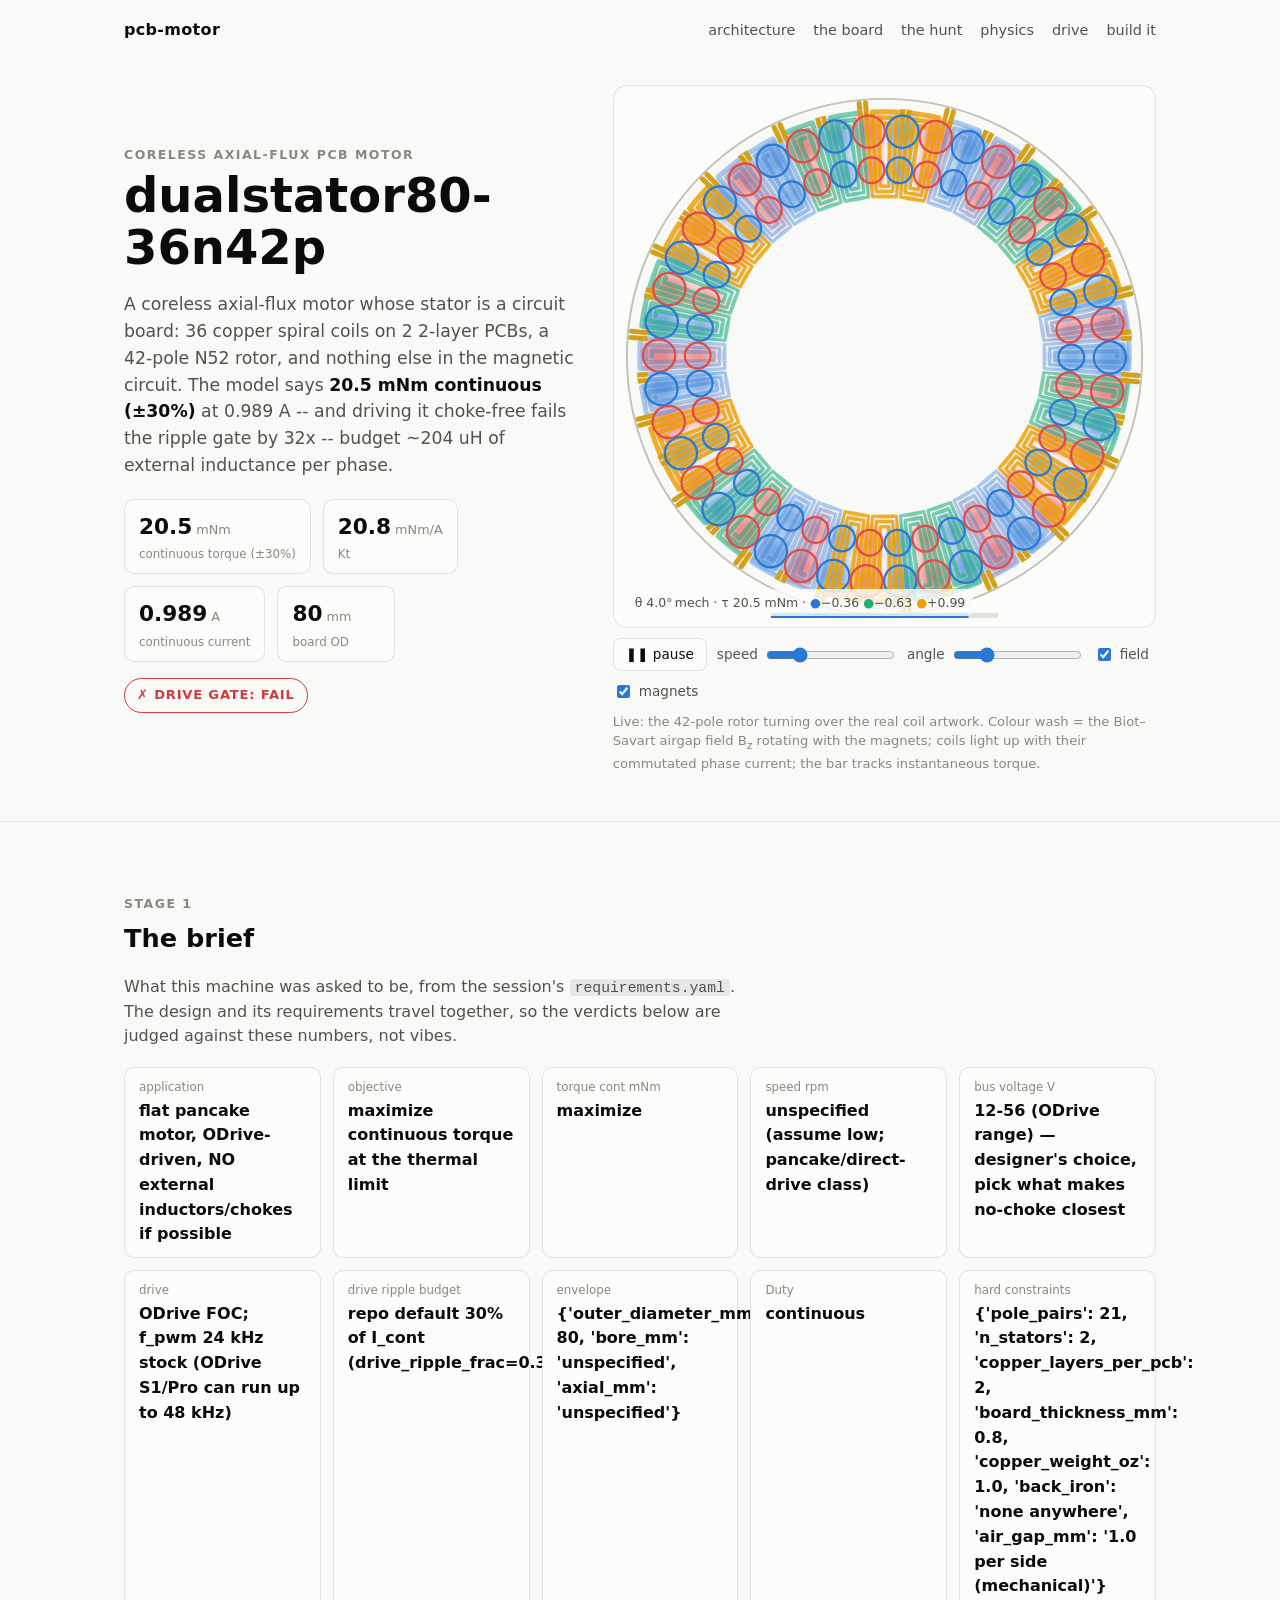
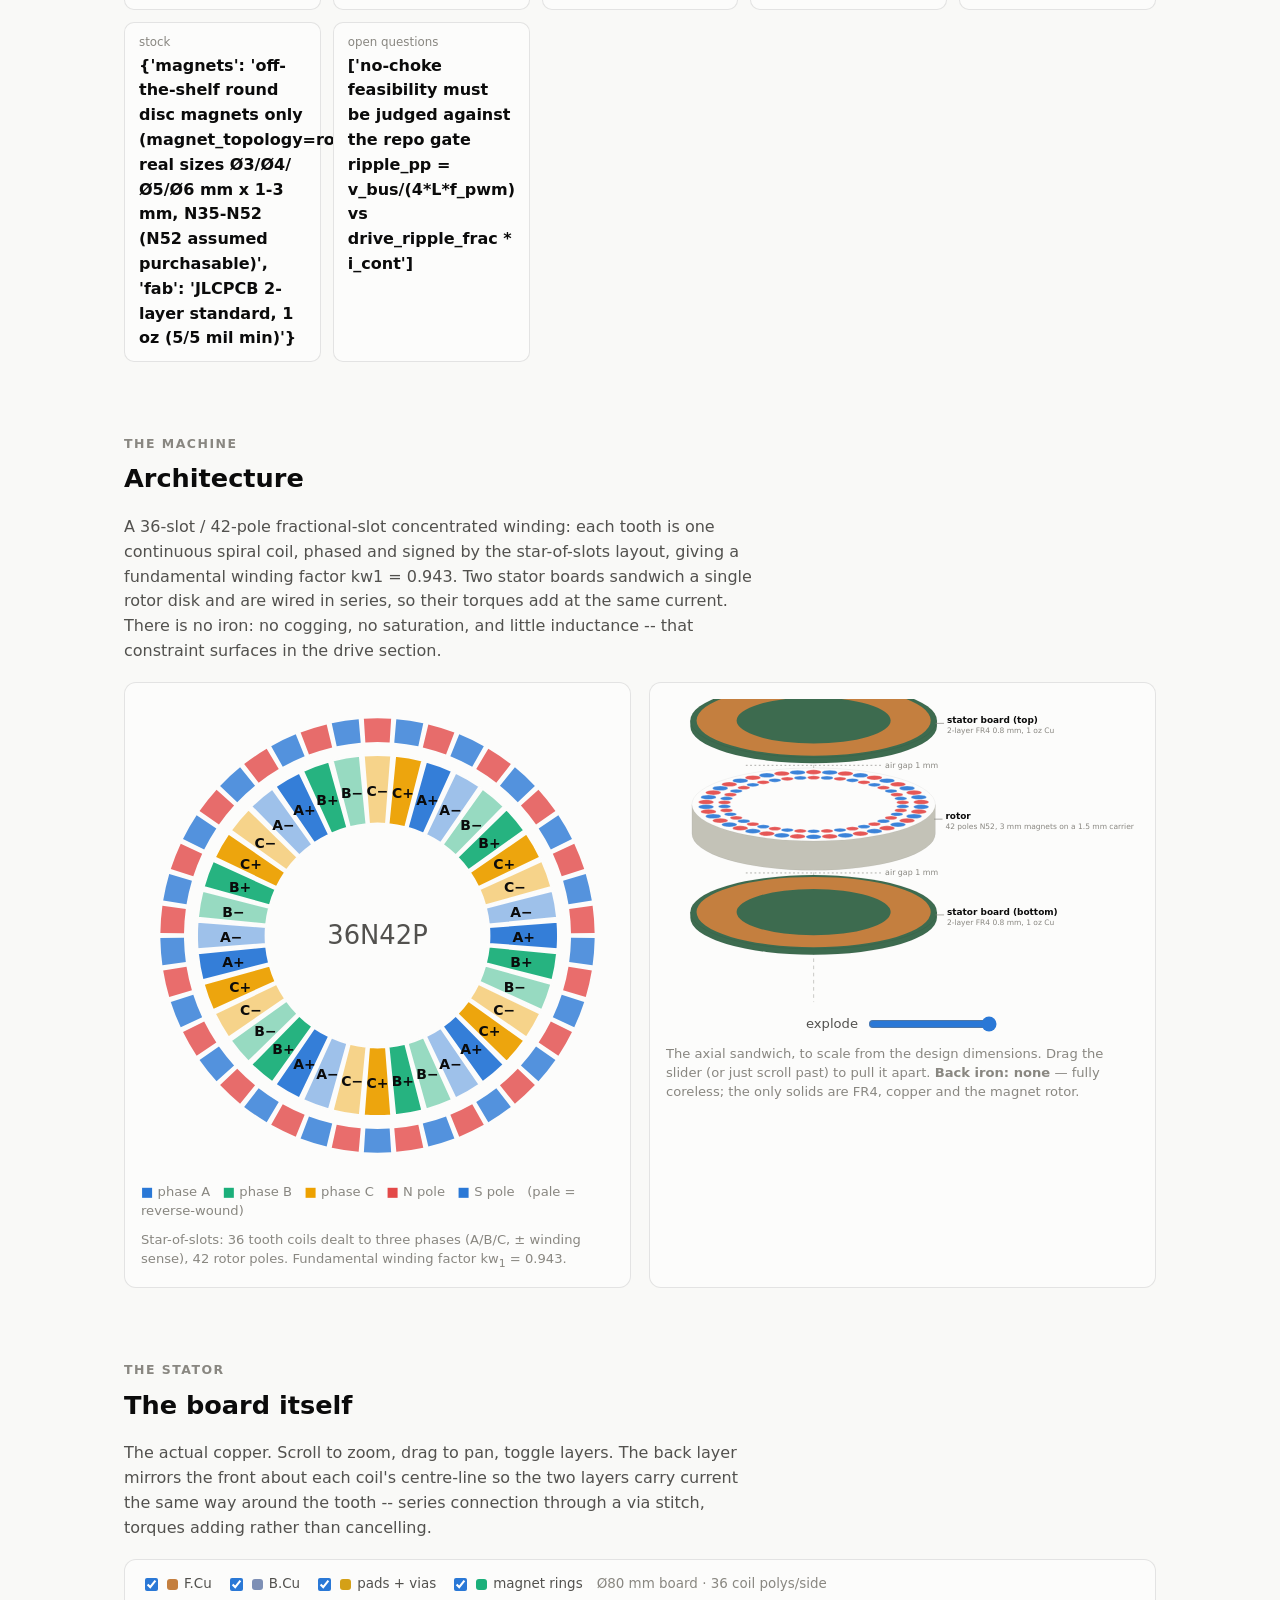
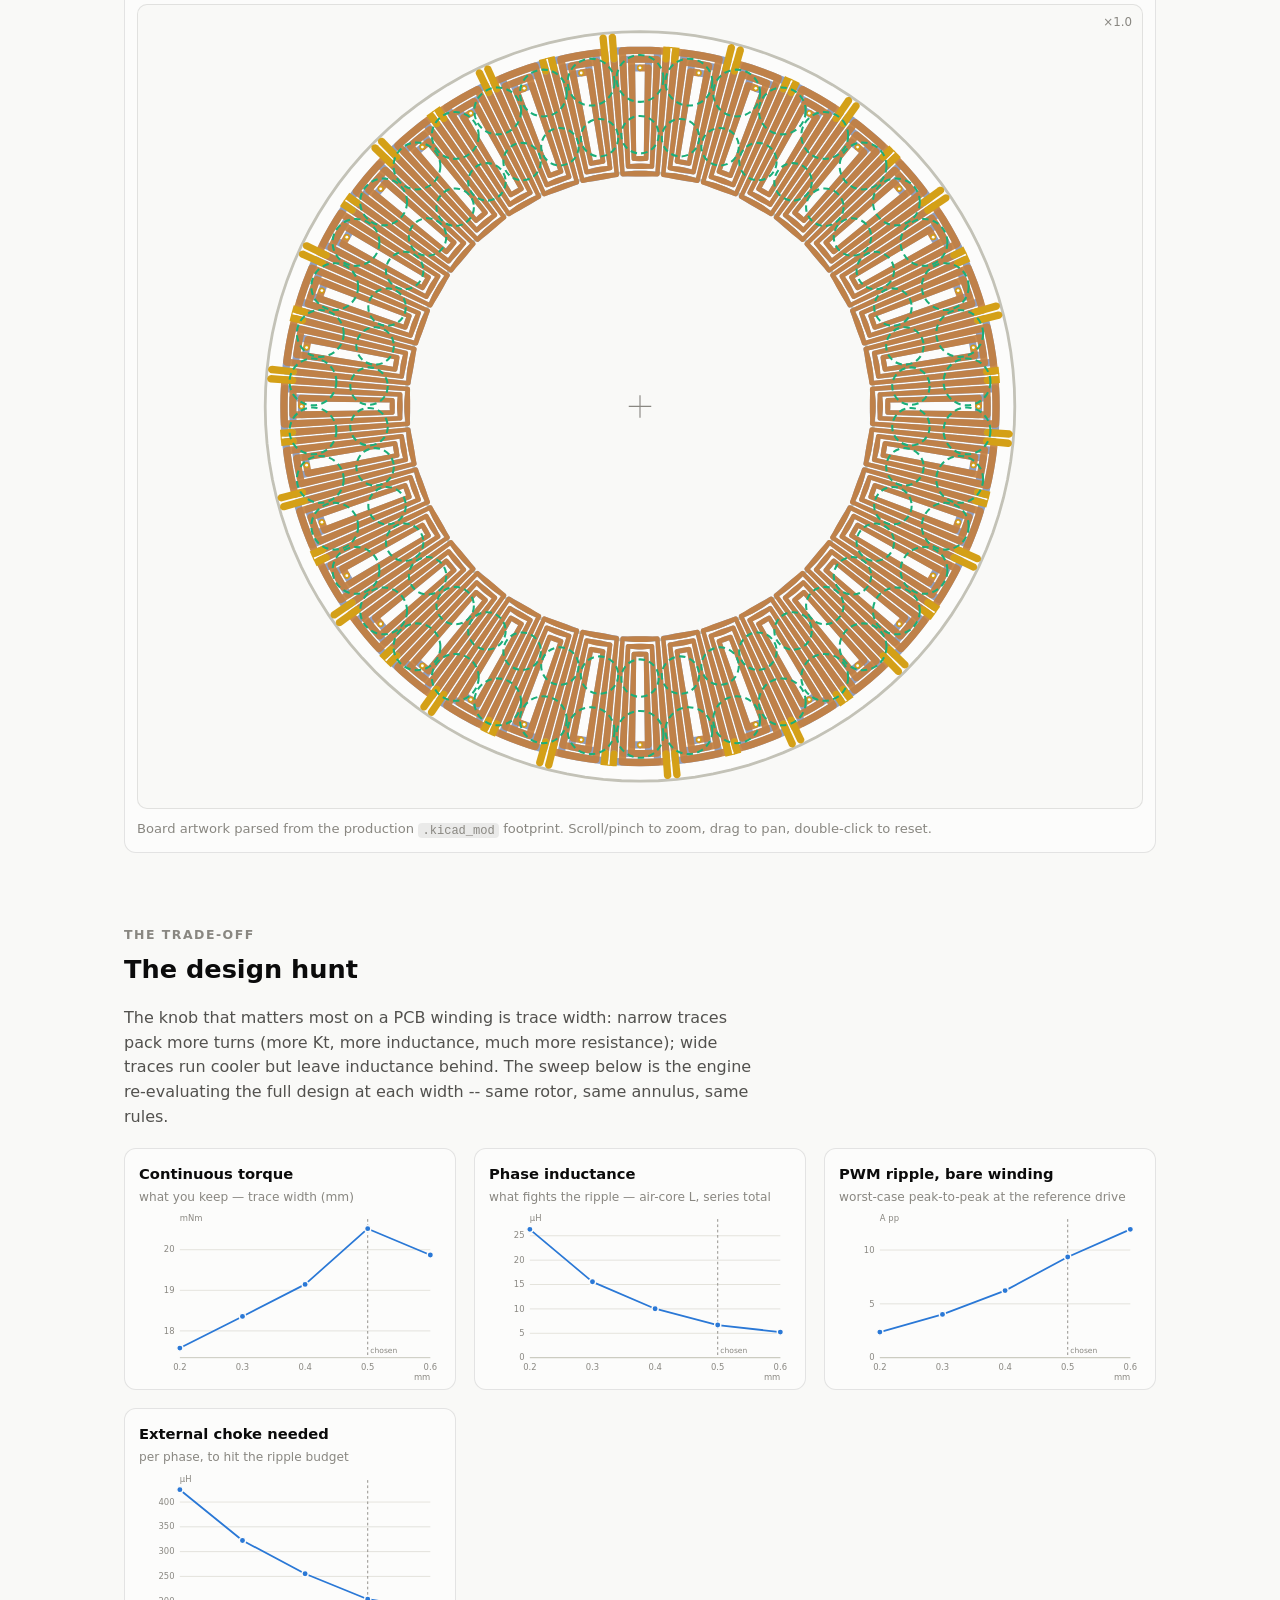
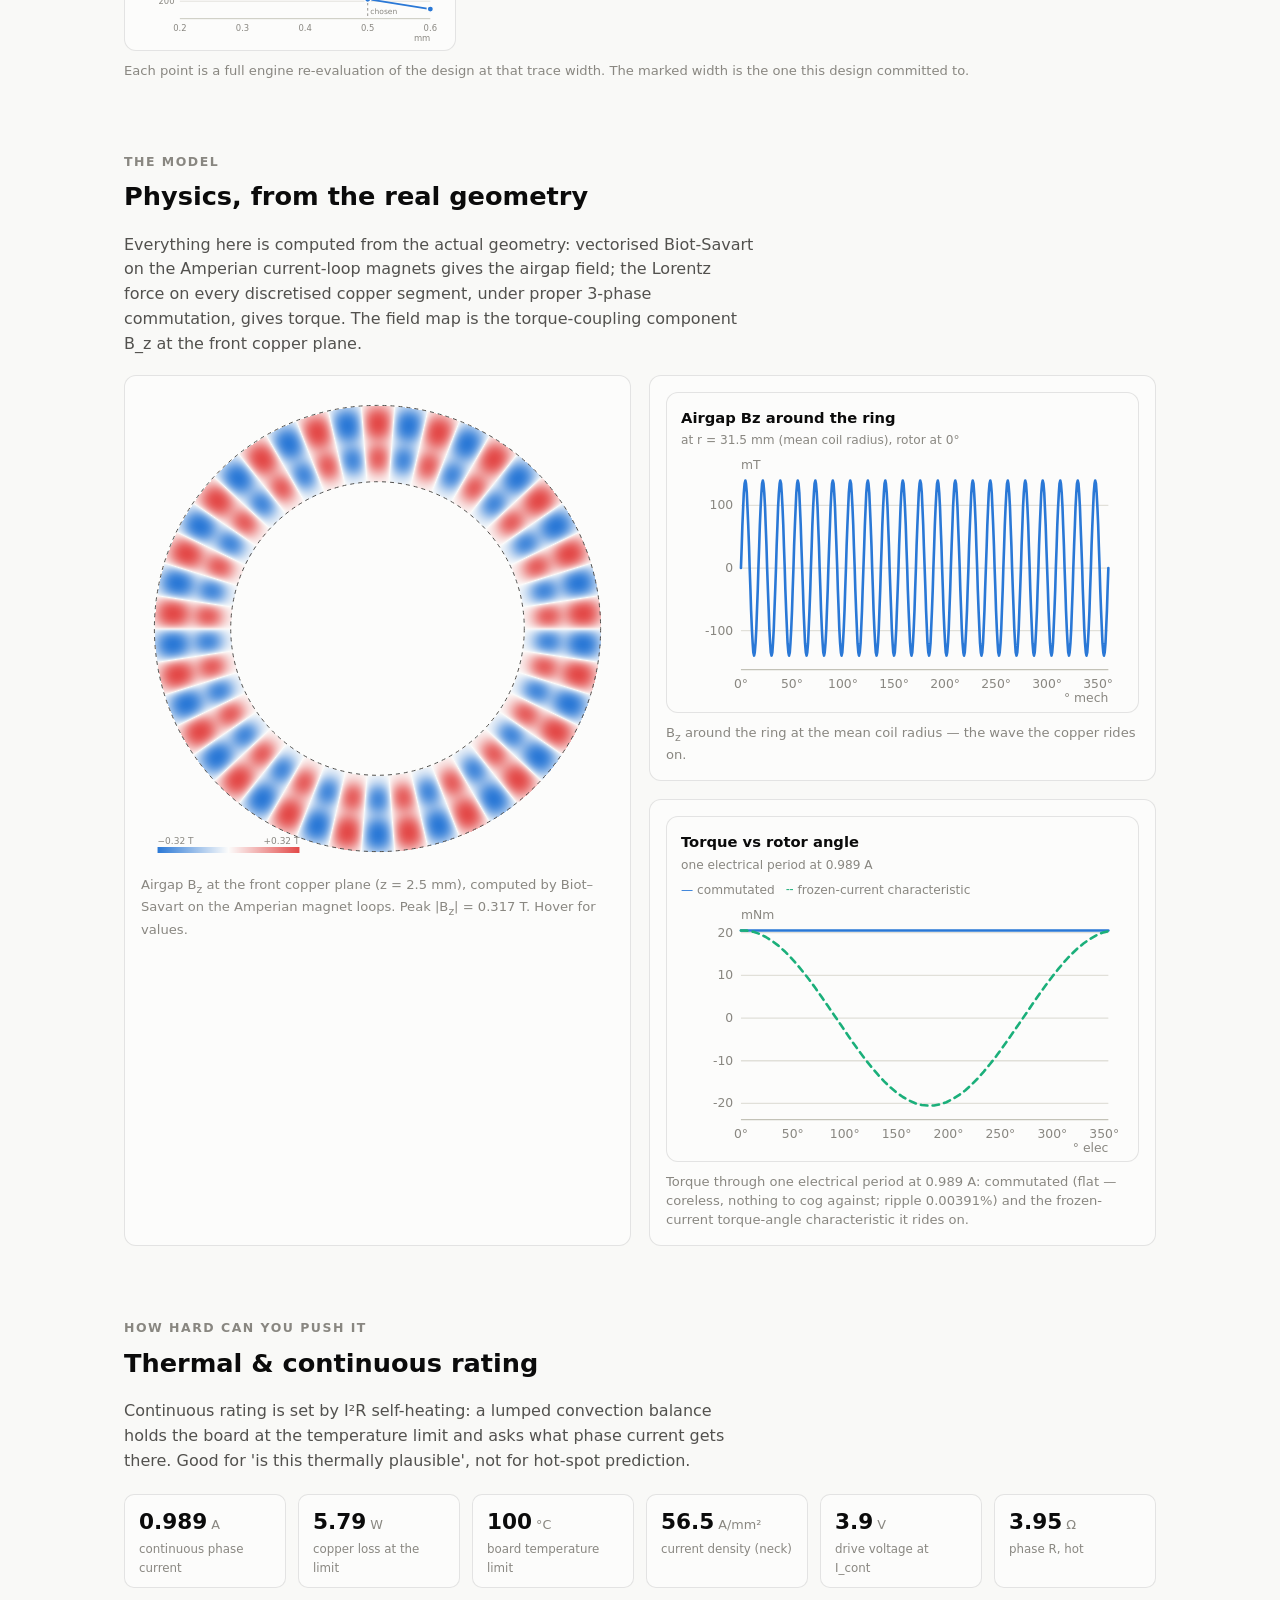
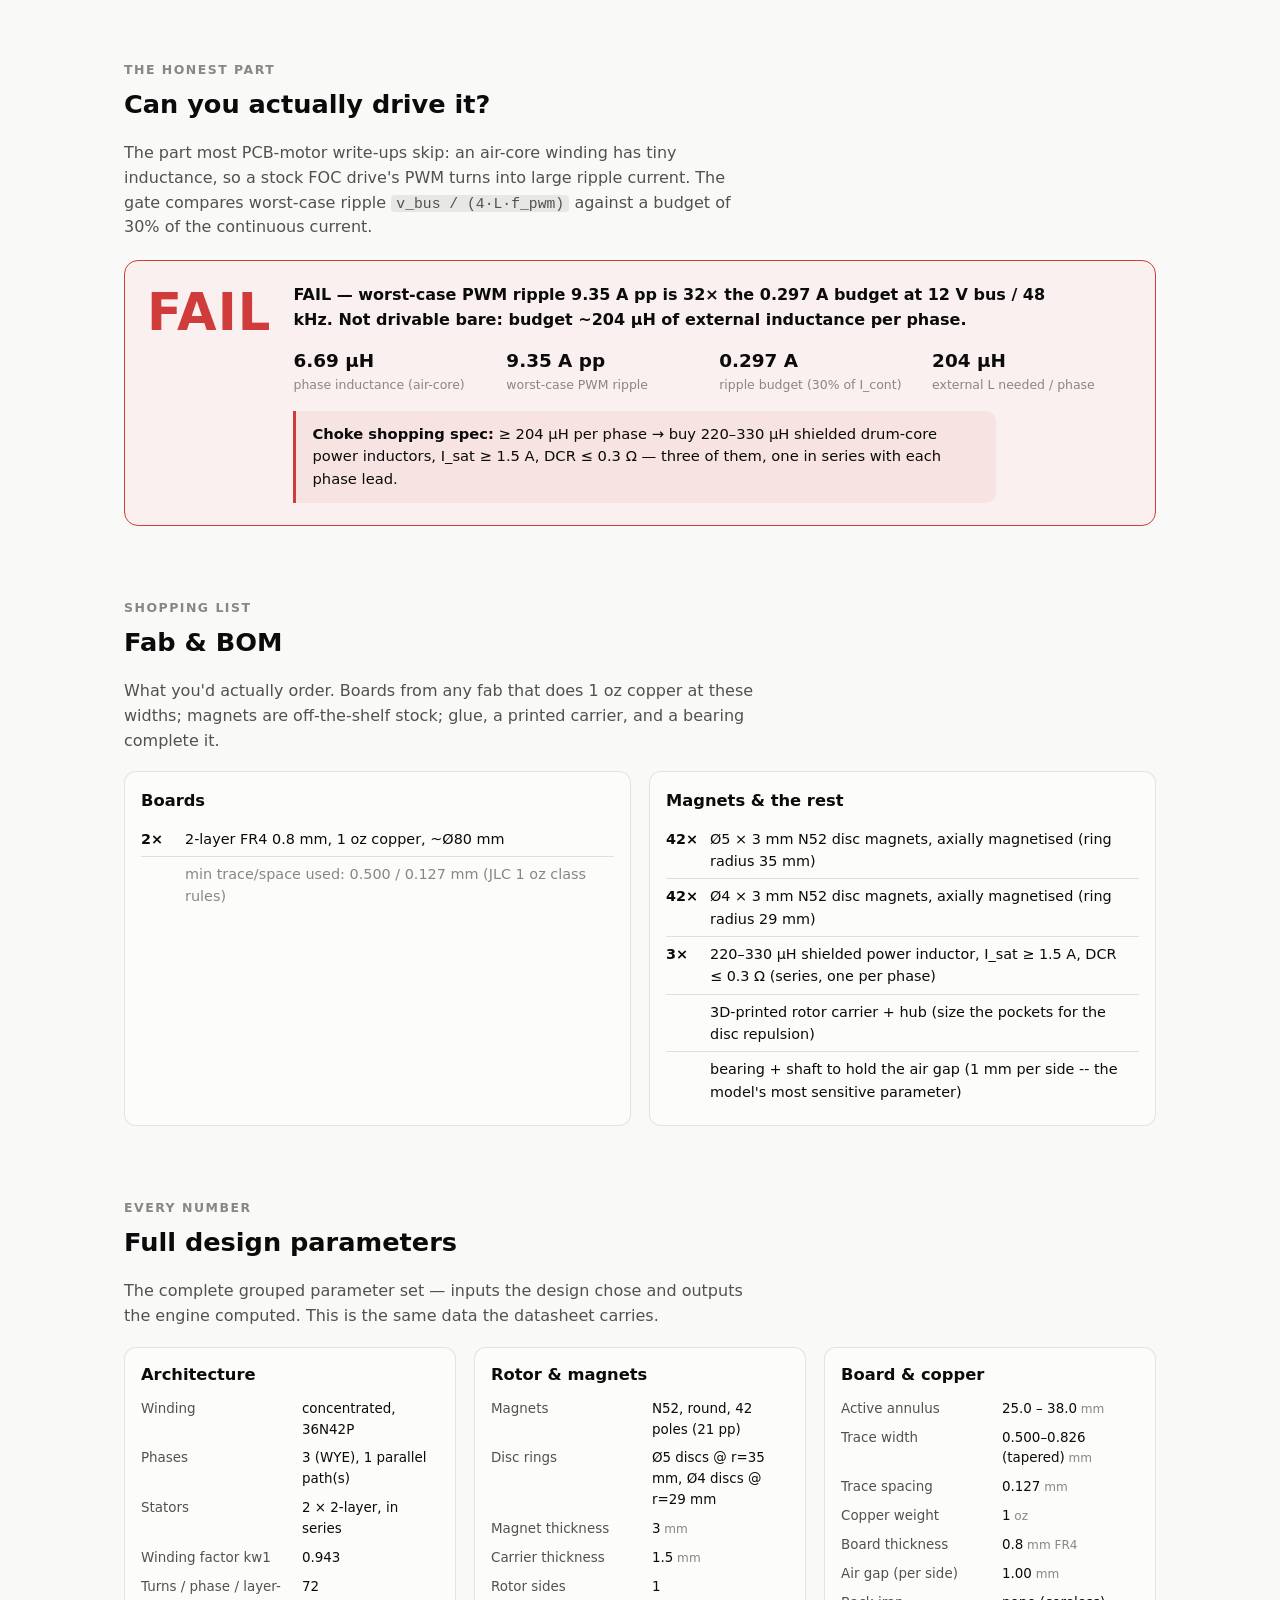
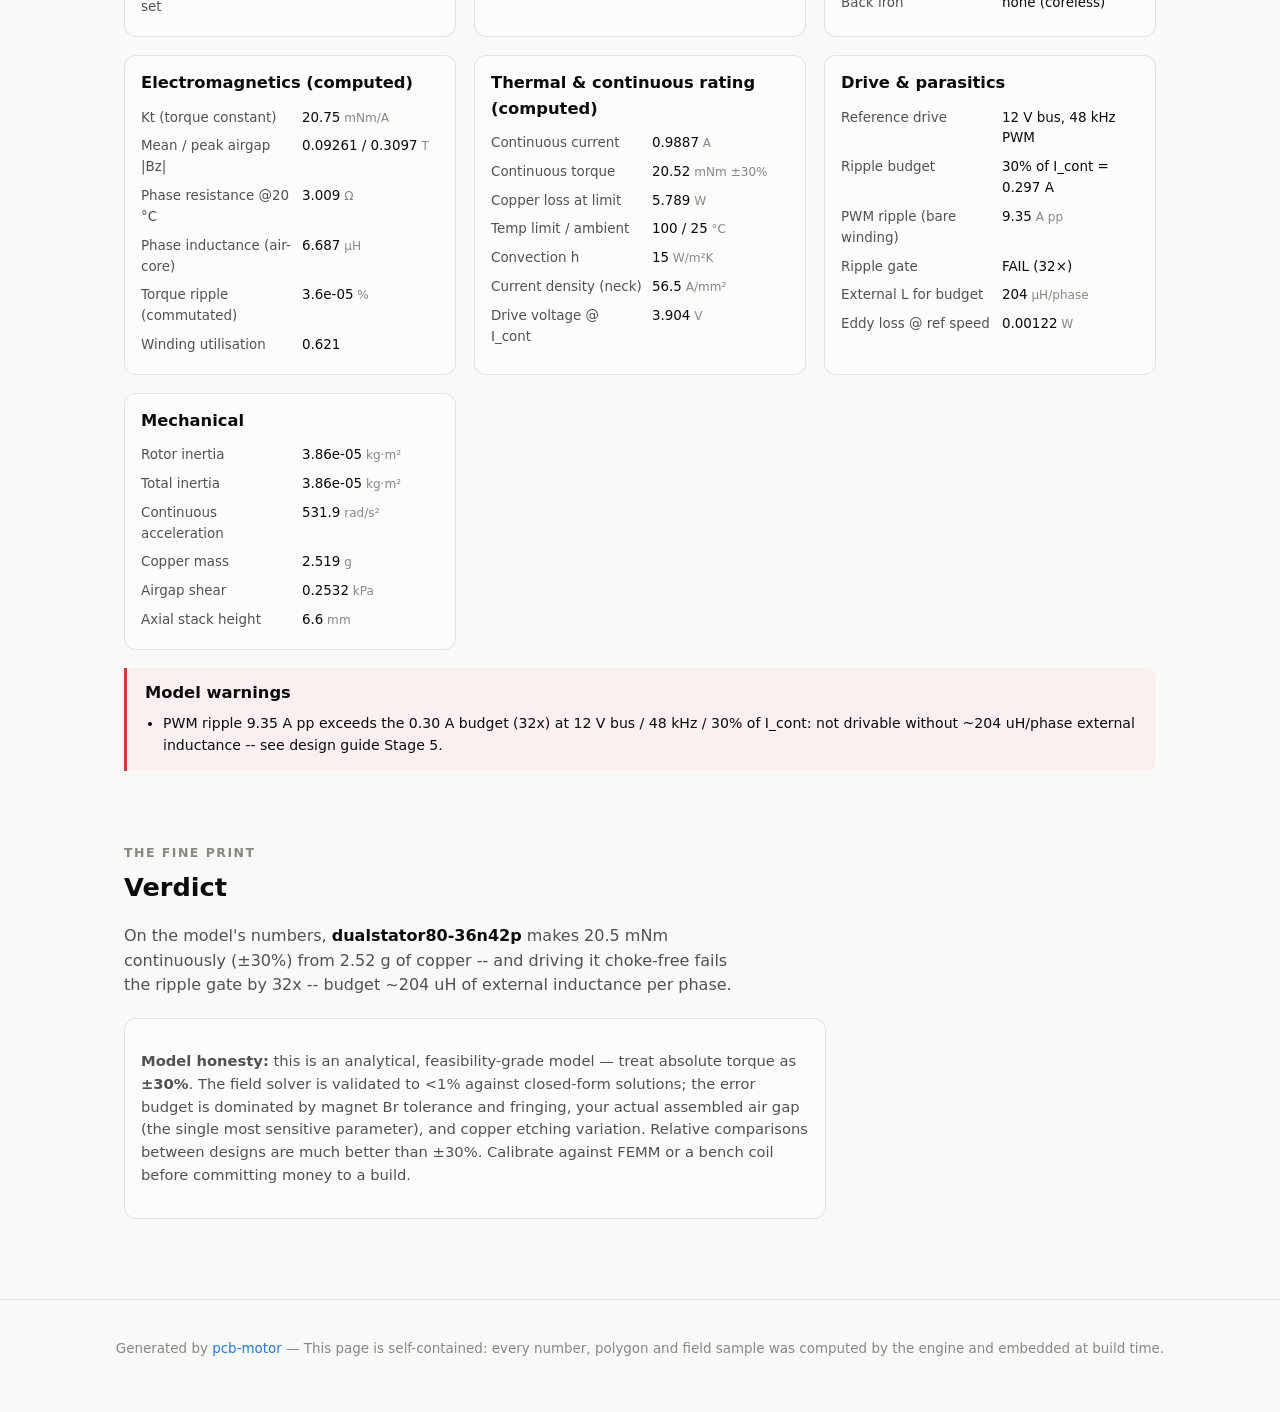
<file: examples/dualstator80-36n42p/report.html>
<!doctype html>
<html lang="en">
<head>
<meta charset="utf-8">
<meta name="viewport" content="width=device-width, initial-scale=1">
<meta name="color-scheme" content="light dark">
<title>dualstator80-36n42p — a PCB motor, shown properly</title>
<style>
/* pcb-motor showcase page styles.
 *
 * Color roles follow the repo's data-viz system (validated palette):
 * categorical slots 1-3 carry the three phases, the diverging blue<->red pair
 * carries field polarity, and status colors are reserved for the drive gate.
 * Light and dark are both *selected* palettes, swapped via custom properties.
 */

:root {
  --page: #f9f9f7;
  --surface: #fcfcfb;
  --ink: #0b0b0b;
  --ink-2: #52514e;
  --muted: #898781;
  --grid: #e1e0d9;
  --baseline: #c3c2b7;
  --border: rgba(11, 11, 11, 0.10);
  --series-1: #2a78d6;   /* phase A */
  --series-2: #1baf7a;   /* phase B */
  --series-3: #eda100;   /* phase C */
  --div-pos: #e34948;    /* Bz into the page / N */
  --div-neg: #2a78d6;    /* Bz out of the page / S */
  --good: #0ca30c;
  --good-text: #006300;
  --critical: #d03b3b;
  --copper: #c47f3f;     /* pictorial material colors (not data series) */
  --copper-back: #7d8fb5;
  --fr4: #3d6b4f;
  --pad: #d4a017;
  --iron: #8a8f96;       /* back-iron / mild-steel return plate */
  --iron-hi: #b9bec6;
  --accent: #2a78d6;
}
@media (prefers-color-scheme: dark) {
  :root {
    --page: #0d0d0d;
    --surface: #1a1a19;
    --ink: #ffffff;
    --ink-2: #c3c2b7;
    --muted: #898781;
    --grid: #2c2c2a;
    --baseline: #383835;
    --border: rgba(255, 255, 255, 0.10);
    --series-1: #3987e5;
    --series-2: #199e70;
    --series-3: #c98500;
    --div-pos: #e66767;
    --div-neg: #3987e5;
    --good: #0ca30c;
    --good-text: #0ca30c;
    --critical: #d03b3b;
    --copper: #d69a55;
    --copper-back: #8fa3cc;
    --fr4: #35594a;
    --pad: #e0b23a;
    --iron: #6f747b;
    --iron-hi: #9aa0a8;
    --accent: #3987e5;
  }
}

* { box-sizing: border-box; }
html { scroll-behavior: smooth; }
body {
  margin: 0;
  background: var(--page);
  color: var(--ink);
  font-family: system-ui, -apple-system, "Segoe UI", sans-serif;
  line-height: 1.55;
  -webkit-font-smoothing: antialiased;
}
a { color: var(--accent); text-decoration: none; }
a:hover { text-decoration: underline; }
code {
  font-family: ui-monospace, SFMono-Regular, Menlo, Consolas, monospace;
  font-size: 0.92em;
  background: color-mix(in srgb, var(--ink) 7%, transparent);
  border-radius: 4px;
  padding: 0.05em 0.35em;
}

/* ---------- layout ---------- */
main, .hero-grid, .topnav { max-width: 1080px; margin: 0 auto; padding: 0 24px; }
section { margin: 72px auto; }
.kicker {
  font-size: 0.78rem; font-weight: 700; letter-spacing: 0.12em;
  text-transform: uppercase; color: var(--muted); margin-bottom: 6px;
}
h1 { font-size: clamp(2rem, 5vw, 3rem); line-height: 1.08; margin: 0.1em 0 0.35em; }
h2 { font-size: 1.6rem; margin: 0 0 12px; }
h3 { font-size: 1.02rem; margin: 0 0 8px; }
.prose { max-width: 62ch; color: var(--ink-2); }
.prose strong { color: var(--ink); }
.prose.lead { font-size: 1.08rem; }
.prose blockquote {
  margin: 1em 0; padding: 10px 16px; border-left: 3px solid var(--accent);
  background: color-mix(in srgb, var(--accent) 7%, transparent); border-radius: 0 8px 8px 0;
}
.muted { color: var(--muted); }
.caption, figcaption {
  font-size: 0.82rem; color: var(--muted); margin-top: 10px; line-height: 1.45;
}
figure { margin: 0; }
.panel {
  background: var(--surface);
  border: 1px solid var(--border);
  border-radius: 12px;
  padding: 16px;
}
.duo { display: grid; grid-template-columns: 1fr 1fr; gap: 18px; margin-top: 18px; }
.col { display: grid; gap: 18px; align-content: start; }
@media (max-width: 860px) { .duo { grid-template-columns: 1fr; } }

/* ---------- hero ---------- */
.hero {
  border-bottom: 1px solid var(--border);
  padding-bottom: 48px;
}
.topnav {
  display: flex; align-items: center; justify-content: space-between;
  padding-top: 18px; padding-bottom: 18px;
}
.brand { font-weight: 700; letter-spacing: 0.02em; }
.navlinks { display: flex; gap: 18px; flex-wrap: wrap; }
.navlinks a { color: var(--ink-2); font-size: 0.9rem; }
.hero-grid {
  display: grid; grid-template-columns: minmax(0, 5fr) minmax(0, 6fr);
  gap: 36px; align-items: center; padding-top: 24px;
}
@media (max-width: 960px) { .hero-grid { grid-template-columns: 1fr; } }

.tiles { display: flex; gap: 12px; flex-wrap: wrap; margin: 20px 0 16px; }
.tiles.wide { display: grid; grid-template-columns: repeat(auto-fit, minmax(150px, 1fr)); }
.tile {
  background: var(--surface); border: 1px solid var(--border);
  border-radius: 10px; padding: 10px 14px; min-width: 118px;
}
.tile-v { font-size: 1.35rem; font-weight: 700; }
.tile-u { font-size: 0.8rem; font-weight: 400; color: var(--muted); margin-left: 4px; }
.tile-l { font-size: 0.74rem; color: var(--muted); margin-top: 2px; }

.chip {
  display: inline-block; font-weight: 700; font-size: 0.82rem;
  letter-spacing: 0.06em; padding: 6px 12px; border-radius: 999px;
  border: 1.5px solid;
}
.chip.pass { color: var(--good-text); border-color: var(--good); }
.chip.fail { color: var(--critical); border-color: var(--critical); }
.chip.pass::before { content: "✓ "; }
.chip.fail::before { content: "✗ "; }

.anim-wrap { position: relative; }
#motor-anim {
  width: 100%; aspect-ratio: 1; display: block; border-radius: 14px;
  background: var(--surface); border: 1px solid var(--border);
  touch-action: none; cursor: grab;
}
.anim-hud {
  position: absolute; left: 14px; bottom: 12px; font-size: 0.78rem;
  color: var(--ink-2); font-variant-numeric: tabular-nums;
  background: color-mix(in srgb, var(--surface) 82%, transparent);
  padding: 4px 8px; border-radius: 6px; pointer-events: none;
}
.anim-controls {
  display: flex; gap: 10px; align-items: center; margin-top: 10px;
  flex-wrap: wrap; font-size: 0.85rem; color: var(--ink-2);
}
.anim-controls button {
  background: var(--surface); color: var(--ink); border: 1px solid var(--border);
  border-radius: 8px; padding: 5px 12px; cursor: pointer; font: inherit;
}
.anim-controls button:hover { border-color: var(--accent); }
.anim-controls label { display: flex; gap: 6px; align-items: center; }
input[type="range"] { accent-color: var(--accent); }
input[type="checkbox"] { accent-color: var(--accent); }

/* ---------- requirements ---------- */
.req-grid {
  display: grid; grid-template-columns: repeat(auto-fit, minmax(190px, 1fr));
  gap: 12px; margin-top: 18px;
}
.req {
  background: var(--surface); border: 1px solid var(--border);
  border-radius: 10px; padding: 10px 14px;
}
.req-l { font-size: 0.74rem; color: var(--muted); }
.req-v { font-weight: 600; margin-top: 2px; }

/* ---------- copper viewer ---------- */
.viewer-wrap { margin-top: 18px; padding: 12px; }
.viewer-toolbar {
  display: flex; gap: 14px; flex-wrap: wrap; align-items: center;
  font-size: 0.84rem; color: var(--ink-2); padding: 2px 4px 10px;
}
.viewer-toolbar label { display: flex; gap: 6px; align-items: center; cursor: pointer; }
.viewer-toolbar .swatch {
  width: 11px; height: 11px; border-radius: 3px; display: inline-block;
}
.viewer {
  width: 100%; aspect-ratio: 1.25; border-radius: 10px; overflow: hidden;
  background: var(--page); border: 1px solid var(--border); position: relative;
  cursor: grab; touch-action: none;
}
.viewer svg { width: 100%; height: 100%; display: block; }
.viewer .zoom-note {
  position: absolute; right: 10px; top: 8px; font-size: 0.74rem;
  color: var(--muted); font-variant-numeric: tabular-nums; pointer-events: none;
}

/* ---------- charts ---------- */
.chart-grid {
  display: grid; grid-template-columns: repeat(auto-fit, minmax(310px, 1fr));
  gap: 18px; margin-top: 18px;
}
.chart {
  background: var(--surface); border: 1px solid var(--border);
  border-radius: 12px; padding: 14px 14px 8px;
}
.chart h4 { margin: 0 0 2px; font-size: 0.92rem; }
.chart .sub { font-size: 0.76rem; color: var(--muted); margin: 0 0 6px; }
.chart svg { width: 100%; height: auto; display: block; overflow: visible; }
.chart-tip {
  position: fixed; z-index: 30; pointer-events: none;
  background: var(--surface); color: var(--ink);
  border: 1px solid var(--border); border-radius: 6px;
  padding: 7px 10px; font-size: 0.78rem; line-height: 1.45;
  font-variant-numeric: tabular-nums; display: none; max-width: 260px;
}
.chart-tip .t-title { font-weight: 700; margin-bottom: 2px; }
.chart-tip .t-row { display: flex; gap: 8px; align-items: center; }
.chart-tip .t-swatch { width: 8px; height: 8px; border-radius: 2px; flex: none; }

.field-wrap { position: relative; }
#field-map {
  width: 100%; aspect-ratio: 1; display: block; border-radius: 8px;
}

/* ---------- exploded stack / winding ring ---------- */
#stack-view svg, #winding-ring svg { width: 100%; height: auto; display: block; }
.stack-controls {
  display: flex; justify-content: center; font-size: 0.82rem;
  color: var(--ink-2); margin-top: 6px;
}
.stack-controls label { display: flex; gap: 8px; align-items: center; }

/* ---------- gate ---------- */
.gate {
  display: grid; grid-template-columns: auto 1fr; gap: 22px;
  margin-top: 20px; border-radius: 14px; padding: 22px;
  border: 1.5px solid; align-items: start;
}
.gate.pass { border-color: var(--good); background: color-mix(in srgb, var(--good) 6%, var(--surface)); }
.gate.fail { border-color: var(--critical); background: color-mix(in srgb, var(--critical) 6%, var(--surface)); }
.gate-word {
  font-size: clamp(2rem, 5vw, 3.2rem); font-weight: 800; letter-spacing: 0.02em;
  line-height: 1; padding-top: 4px;
}
.gate.pass .gate-word { color: var(--good-text); }
.gate.fail .gate-word { color: var(--critical); }
.gate-statement { margin: 0 0 14px; font-weight: 600; max-width: 70ch; }
.gate-nums {
  display: grid; grid-template-columns: repeat(auto-fit, minmax(160px, 1fr));
  gap: 12px; font-size: 0.78rem; color: var(--muted);
}
.gate-nums span {
  display: block; font-size: 1.15rem; font-weight: 700; color: var(--ink);
  font-variant-numeric: tabular-nums;
}
blockquote.choke {
  margin: 16px 0 0; padding: 12px 16px; border-left: 3px solid var(--critical);
  background: color-mix(in srgb, var(--critical) 7%, transparent);
  border-radius: 0 10px 10px 0; font-size: 0.92rem; max-width: 75ch;
}
@media (max-width: 700px) { .gate { grid-template-columns: 1fr; } }

/* ---------- BOM & params ---------- */
table.bom { width: 100%; border-collapse: collapse; font-size: 0.9rem; }
table.bom td { padding: 6px 8px 6px 0; vertical-align: top; border-bottom: 1px solid var(--grid); }
table.bom tr:last-child td { border-bottom: none; }
table.bom td.qty { width: 44px; font-weight: 700; font-variant-numeric: tabular-nums; }

.pgrid {
  display: grid; grid-template-columns: repeat(auto-fit, minmax(300px, 1fr));
  gap: 18px; margin-top: 18px;
}
.pgroup {
  background: var(--surface); border: 1px solid var(--border);
  border-radius: 12px; padding: 14px 16px;
}
.pgroup table { width: 100%; border-collapse: collapse; font-size: 0.84rem; }
.pgroup td { padding: 4px 0; vertical-align: top; }
.pgroup td:first-child { color: var(--ink-2); width: 54%; padding-right: 10px; }
.pgroup td:last-child { font-variant-numeric: tabular-nums; }
.pgroup .unit { color: var(--muted); font-size: 0.9em; }

.warnbox {
  margin-top: 18px; border-left: 3px solid var(--critical);
  background: color-mix(in srgb, var(--critical) 6%, var(--surface));
  border-radius: 0 10px 10px 0; padding: 12px 18px; font-size: 0.88rem;
}
.warnbox ul { margin: 6px 0 2px; padding-left: 18px; }

/* loud "this is not the production board" banner over the copper viewer */
.preview-warn {
  margin: 0 0 14px; border: 1.5px solid var(--caution, #b58900);
  border-left-width: 6px; border-radius: 10px; padding: 12px 16px;
  font-size: 0.92rem; color: var(--ink);
  background: color-mix(in srgb, #b58900 10%, var(--surface));
}
.honesty { margin-top: 20px; max-width: 75ch; font-size: 0.92rem; color: var(--ink-2); }

footer {
  border-top: 1px solid var(--border); margin-top: 80px; padding: 26px 24px 40px;
  text-align: center; color: var(--muted); font-size: 0.84rem;
}

/* content is shown immediately -- no scroll-reveal motion (plain, static page) */
.reveal, .reveal.shown { opacity: 1; transform: none; transition: none; }
@media (prefers-reduced-motion: reduce) {
  html { scroll-behavior: auto; }
}

</style>
</head>
<body>
<script id="motor-data" type="application/json">{"meta":{"title":"dualstator80-36n42p","combo":"36N42P","slots":36,"poles":42,"pole_pairs":21,"phases":3,"topology":"concentrated","grade":"N52","n_stators":2,"layers":2,"od_mm":80.0,"session":"dualstator80-36n42p"},"results":{"accel_cont_rad_s2":531.9,"tau_cont_mNm":20.519,"kt_mNm_per_A":20.754,"i_cont_A":0.98868,"j_rotor_kgm2":3.8576e-05,"j_total_kgm2":3.8576e-05,"r_phase_20c_ohm":3.0094,"r_phase_hot_ohm":3.9483,"b_gap_mean_T":0.092614,"b_gap_peak_T":0.30965,"copper_loss_W":5.7892,"n_turns":72,"conductor_length_m":12.147,"conductor_area_mm2":0.0175,"copper_mass_g":2.519,"current_density_A_mm2":56.496,"v_drive_cont_V":3.9036,"shear_stress_kPa":0.25317,"torque_density_Nm_kg":8.1454,"end_turn_fraction":0.17245,"l_phase_uH":6.6869,"pwm_ripple_A_pp":9.3466,"l_ext_uH":204.03,"eddy_loss_W_ref":0.0012173,"plate_pull_N":0.0,"rotor_sides":1,"torque_ripple":3.6172e-07,"winding_factor":0.94276,"winding_utilisation":0.62053},"warnings":["PWM ripple 9.35 A pp exceeds the 0.30 A budget (32x) at 12 V bus / 48 kHz / 30% of I_cont: not drivable without ~204 uH/phase external inductance -- see design guide Stage 5."],"gate":{"passed":false,"ripple_pp":9.3466,"budget_a":0.2966,"factor":31.51,"l_phase_uH":6.6869,"l_ext_uH":204.03,"v_bus":12.0,"f_pwm_khz":48.0,"ripple_frac":0.3,"statement":"FAIL \u2014 worst-case PWM ripple 9.35 A pp is 32\u00d7 the 0.297 A budget at 12 V bus / 48 kHz. Not drivable bare: budget ~204 \u00b5H of external inductance per phase."},"layout":[{"phase":0,"sign":1},{"phase":0,"sign":-1},{"phase":2,"sign":-1},{"phase":2,"sign":1},{"phase":1,"sign":1},{"phase":1,"sign":-1},{"phase":0,"sign":-1},{"phase":0,"sign":1},{"phase":2,"sign":1},{"phase":2,"sign":-1},{"phase":1,"sign":-1},{"phase":1,"sign":1},{"phase":0,"sign":1},{"phase":0,"sign":-1},{"phase":2,"sign":-1},{"phase":2,"sign":1},{"phase":1,"sign":1},{"phase":1,"sign":-1},{"phase":0,"sign":-1},{"phase":0,"sign":1},{"phase":2,"sign":1},{"phase":2,"sign":-1},{"phase":1,"sign":-1},{"phase":1,"sign":1},{"phase":0,"sign":1},{"phase":0,"sign":-1},{"phase":2,"sign":-1},{"phase":2,"sign":1},{"phase":1,"sign":1},{"phase":1,"sign":-1},{"phase":0,"sign":-1},{"phase":0,"sign":1},{"phase":2,"sign":1},{"phase":2,"sign":-1},{"phase":1,"sign":-1},{"phase":1,"sign":1}],"artwork":{"units":"mm","source":"kicad_mod","fcu":[{"tooth":0,"pts":[[25.033,-1.64],[25.159,-1.65],[36.73,-2.368],[36.966,-2.388],[37.011,-2.402],[36.954,-2.412],[36.886,-2.442],[36.797,-2.511],[36.732,-2.603],[36.692,-2.747],[36.711,-2.895],[36.784,-3.025],[36.902,-3.117],[36.962,-3.134],[36.909,-3.143],[36.673,-3.127],[24.76,-2.085],[24.693,-2.07],[24.635,-2.037],[24.588,-1.987],[24.558,-1.927],[24.546,-1.86],[24.558,-1.329],[24.536,-0.484],[24.532,0.677],[24.548,1.33],[24.536,1.862],[24.557,1.953],[24.595,2.013],[24.648,2.059],[24.723,2.089],[25.125,2.112],[37.866,3.229],[37.981,3.22],[38.121,3.158],[38.204,3.078],[38.261,2.978],[38.286,2.865],[38.326,2.272],[38.378,1.077],[38.393,-0.114],[38.371,-1.308],[38.334,-1.981],[38.291,-2.087],[38.244,-2.15],[38.156,-2.222],[38.085,-2.256],[37.972,-2.278],[37.735,-2.268],[25.59,-1.512],[25.521,-1.498],[25.44,-1.45],[25.395,-1.396],[25.364,-1.307],[25.363,-0.752],[25.331,-0.098],[25.329,0.291],[25.356,0.945],[25.353,1.285],[25.368,1.357],[25.403,1.421],[25.454,1.472],[25.519,1.506],[25.59,1.52],[25.754,1.518],[37.033,2.22],[37.142,2.198],[37.241,2.145],[37.32,2.066],[37.372,1.967],[37.394,1.857],[37.419,1.262],[37.44,0.074],[37.426,-0.956],[37.396,-1.064],[37.337,-1.159],[37.252,-1.232],[37.15,-1.277],[37.076,-1.29],[36.842,-1.287],[26.428,-0.9],[26.355,-0.887],[26.27,-0.839],[26.222,-0.784],[26.187,-0.692],[26.19,-0.529],[26.165,-0.093],[26.178,0.669],[26.205,0.766],[26.249,0.827],[26.308,0.873],[26.378,0.9],[36.121,1.255],[36.262,1.23],[36.383,1.154],[36.466,1.037],[36.497,0.897],[36.472,0.754],[36.503,0.662],[36.511,0.588],[36.503,-0.024],[36.466,-0.129],[36.399,-0.219],[36.309,-0.285],[36.204,-0.323],[36.056,-0.323],[35.951,-0.285],[35.861,-0.219],[35.794,-0.129],[35.751,0.013],[35.749,0.513],[35.703,0.515],[26.705,0.406],[26.717,0.28],[26.718,-0.093],[26.695,-0.403],[36.674,-0.522],[36.675,0.46],[36.649,1.444],[25.872,1.045],[25.934,0.296],[25.935,-0.098],[25.861,-1.042],[37.578,-1.476],[37.604,-0.503],[37.604,0.472],[37.579,1.446],[37.529,2.42],[25.043,1.644],[25.141,0.691],[25.151,-0.097],[25.144,-0.523],[25.093,-1.112],[25.033,-1.64]]},{"tooth":1,"pts":[[24.368,5.962],[24.491,5.994],[35.761,8.71],[35.989,8.77],[36.031,8.793],[35.974,8.793],[35.901,8.81],[35.802,8.863],[35.722,8.942],[35.658,9.077],[35.65,9.226],[35.7,9.367],[35.8,9.478],[35.856,9.505],[35.803,9.504],[35.573,9.448],[24.022,6.353],[23.959,6.326],[23.907,6.283],[23.869,6.227],[23.85,6.162],[23.85,6.094],[23.955,5.574],[24.08,4.737],[24.277,3.594],[24.406,2.953],[24.487,2.427],[24.523,2.341],[24.571,2.289],[24.631,2.253],[24.71,2.236],[25.11,2.283],[37.851,3.395],[37.963,3.424],[38.09,3.51],[38.158,3.603],[38.197,3.711],[38.202,3.827],[38.138,4.418],[37.982,5.604],[37.79,6.779],[37.561,7.951],[37.408,8.608],[37.347,8.705],[37.29,8.758],[37.19,8.814],[37.115,8.835],[37.0,8.838],[36.768,8.787],[24.939,5.933],[24.873,5.907],[24.802,5.846],[24.767,5.784],[24.752,5.692],[24.847,5.144],[24.929,4.495],[24.995,4.112],[25.135,3.472],[25.191,3.137],[25.218,3.069],[25.263,3.012],[25.323,2.97],[25.393,2.948],[25.466,2.946],[25.627,2.977],[36.855,4.245],[36.96,4.285],[37.047,4.355],[37.111,4.446],[37.146,4.553],[37.148,4.665],[37.069,5.255],[36.884,6.429],[36.691,7.44],[36.644,7.542],[36.568,7.624],[36.473,7.682],[36.364,7.709],[36.288,7.709],[36.059,7.665],[25.87,5.475],[25.801,5.45],[25.725,5.388],[25.688,5.325],[25.669,5.229],[25.7,5.069],[25.751,4.635],[25.897,3.887],[25.94,3.797],[25.994,3.744],[26.06,3.709],[26.134,3.694],[35.79,5.036],[35.925,5.085],[36.031,5.182],[36.092,5.311],[36.098,5.454],[36.049,5.591],[36.064,5.687],[36.058,5.761],[35.945,6.362],[35.889,6.459],[35.808,6.536],[35.708,6.586],[35.598,6.605],[35.452,6.579],[35.355,6.523],[35.278,6.442],[35.228,6.342],[35.21,6.195],[35.295,5.702],[35.25,5.693],[26.37,4.238],[26.36,4.363],[26.296,4.731],[26.219,5.032],[36.026,6.882],[36.197,5.916],[36.343,4.942],[25.66,3.464],[25.591,4.212],[25.524,4.6],[25.287,5.517],[36.751,7.979],[36.945,7.025],[37.115,6.065],[37.259,5.102],[37.379,4.133],[24.948,2.73],[24.879,3.685],[24.752,4.463],[24.671,4.881],[24.519,5.452],[24.368,5.962]]},{"tooth":2,"pts":[[22.962,10.103],[23.078,10.155],[33.705,14.788],[33.92,14.887],[33.957,14.916],[33.901,14.906],[33.826,14.911],[33.719,14.945],[33.627,15.009],[33.54,15.131],[33.506,15.276],[33.531,15.424],[33.61,15.55],[33.661,15.587],[33.608,15.577],[33.392,15.482],[22.553,10.427],[22.496,10.391],[22.452,10.339],[22.425,10.277],[22.418,10.21],[22.43,10.143],[22.623,9.649],[22.891,8.846],[23.284,7.755],[23.522,7.146],[23.693,6.643],[23.744,6.564],[23.8,6.521],[23.866,6.496],[23.946,6.492],[24.332,6.608],[36.686,9.917],[36.792,9.964],[36.902,10.071],[36.953,10.174],[36.972,10.288],[36.957,10.402],[36.791,10.973],[36.432,12.114],[36.038,13.238],[35.609,14.352],[35.345,14.973],[35.268,15.057],[35.203,15.101],[35.095,15.139],[35.017,15.146],[34.903,15.128],[34.683,15.038],[23.53,10.173],[23.469,10.137],[23.41,10.064],[23.387,9.997],[23.387,9.903],[23.576,9.381],[23.77,8.755],[23.901,8.39],[24.15,7.784],[24.264,7.464],[24.302,7.402],[24.357,7.353],[24.423,7.322],[24.495,7.312],[24.567,7.324],[24.72,7.382],[35.558,10.58],[35.654,10.638],[35.728,10.722],[35.776,10.823],[35.791,10.934],[35.774,11.045],[35.594,11.612],[35.207,12.736],[34.842,13.699],[34.777,13.79],[34.689,13.859],[34.584,13.899],[34.473,13.907],[34.398,13.893],[34.18,13.81],[24.526,9.885],[24.462,9.848],[24.399,9.773],[24.373,9.705],[24.371,9.607],[24.43,9.455],[24.555,9.036],[24.828,8.325],[24.887,8.243],[24.949,8.201],[25.02,8.178],[25.095,8.176],[34.372,11.175],[34.496,11.246],[34.584,11.36],[34.621,11.498],[34.603,11.64],[34.53,11.766],[34.528,11.863],[34.51,11.935],[34.294,12.507],[34.222,12.593],[34.129,12.655],[34.022,12.686],[33.91,12.686],[33.771,12.635],[33.685,12.564],[33.623,12.47],[33.592,12.363],[33.6,12.215],[33.769,11.745],[33.725,11.727],[25.233,8.753],[25.201,8.874],[25.075,9.225],[24.947,9.509],[34.284,13.034],[34.62,12.111],[34.933,11.178],[24.669,7.867],[24.471,8.592],[24.338,8.962],[23.945,9.824],[34.807,14.239],[35.164,13.334],[35.498,12.418],[35.807,11.494],[36.094,10.561],[24.095,7.021],[23.861,7.95],[23.601,8.694],[23.449,9.091],[23.199,9.627],[22.962,10.103]]},{"tooth":3,"pts":[[22.499,11.096],[22.614,11.151],[32.993,16.314],[33.207,16.415],[33.253,16.425],[33.21,16.388],[33.165,16.328],[33.123,16.224],[33.113,16.112],[33.15,15.967],[33.24,15.848],[33.369,15.772],[33.516,15.751],[33.577,15.767],[33.536,15.733],[33.324,15.628],[22.485,10.574],[22.42,10.554],[22.352,10.554],[22.288,10.573],[22.231,10.61],[22.188,10.662],[21.933,11.128],[21.491,11.849],[20.907,12.852],[20.594,13.426],[20.318,13.88],[20.29,13.97],[20.293,14.04],[20.317,14.107],[20.366,14.171],[20.703,14.392],[31.178,21.729],[31.282,21.779],[31.435,21.795],[31.547,21.768],[31.646,21.709],[31.724,21.624],[32.055,21.131],[32.698,20.122],[33.306,19.098],[33.884,18.053],[34.189,17.451],[34.204,17.338],[34.195,17.26],[34.155,17.153],[34.111,17.089],[34.024,17.013],[33.813,16.903],[22.918,11.485],[22.851,11.463],[22.757,11.464],[22.691,11.489],[22.619,11.55],[22.341,12.03],[21.986,12.581],[21.79,12.917],[21.486,13.497],[21.314,13.79],[21.291,13.859],[21.289,13.932],[21.308,14.002],[21.347,14.064],[21.402,14.112],[21.545,14.192],[30.961,20.439],[31.067,20.474],[31.179,20.478],[31.287,20.449],[31.382,20.389],[31.456,20.305],[31.775,19.802],[32.387,18.784],[32.89,17.885],[32.918,17.777],[32.914,17.665],[32.877,17.559],[32.812,17.469],[32.754,17.42],[32.549,17.307],[23.337,12.434],[23.268,12.409],[23.17,12.408],[23.101,12.432],[23.025,12.494],[22.946,12.637],[22.706,13.002],[22.336,13.669],[22.312,13.766],[22.319,13.84],[22.347,13.91],[22.394,13.968],[30.654,19.147],[30.789,19.197],[30.932,19.191],[31.062,19.131],[31.159,19.025],[31.209,18.889],[31.282,18.825],[31.325,18.764],[31.625,18.231],[31.645,18.121],[31.632,18.01],[31.587,17.908],[31.515,17.823],[31.386,17.748],[31.277,17.728],[31.166,17.741],[31.063,17.786],[30.955,17.887],[30.703,18.319],[30.662,18.297],[22.924,13.704],[22.997,13.601],[23.185,13.279],[23.32,12.999],[32.021,17.885],[31.531,18.736],[31.017,19.575],[21.883,13.841],[22.312,13.223],[22.51,12.883],[22.917,12.028],[33.281,17.511],[32.817,18.366],[32.33,19.21],[31.822,20.042],[31.291,20.861],[20.866,13.945],[21.428,13.169],[21.83,12.491],[22.037,12.119],[22.287,11.583],[22.499,11.096]]},{"tooth":4,"pts":[[20.231,14.834],[20.334,14.908],[29.659,21.795],[29.852,21.932],[29.896,21.95],[29.859,21.906],[29.826,21.839],[29.803,21.729],[29.812,21.617],[29.874,21.481],[29.983,21.379],[30.123,21.327],[30.272,21.332],[30.329,21.358],[30.294,21.317],[30.103,21.178],[20.307,14.318],[20.247,14.287],[20.18,14.275],[20.113,14.282],[20.051,14.309],[19.999,14.353],[19.667,14.768],[19.107,15.401],[18.358,16.287],[17.95,16.798],[17.599,17.197],[17.556,17.281],[17.547,17.351],[17.559,17.421],[17.596,17.492],[17.889,17.768],[26.931,26.813],[27.025,26.88],[27.172,26.923],[27.287,26.915],[27.395,26.875],[27.487,26.804],[27.899,26.376],[28.707,25.494],[29.484,24.591],[30.234,23.662],[30.64,23.123],[30.674,23.014],[30.679,22.936],[30.658,22.824],[30.625,22.753],[30.553,22.663],[30.365,22.518],[20.575,15.291],[20.513,15.256],[20.42,15.242],[20.351,15.255],[20.27,15.302],[19.912,15.727],[19.467,16.208],[19.216,16.504],[18.816,17.023],[18.596,17.281],[18.561,17.345],[18.546,17.417],[18.553,17.49],[18.58,17.557],[18.626,17.614],[18.753,17.717],[26.942,25.505],[27.04,25.558],[27.149,25.581],[27.261,25.571],[27.365,25.529],[27.452,25.459],[27.853,25.019],[28.633,24.122],[29.285,23.325],[29.331,23.223],[29.346,23.112],[29.329,23.002],[29.28,22.901],[29.231,22.843],[29.05,22.696],[20.823,16.298],[20.76,16.261],[20.663,16.243],[20.591,16.255],[20.505,16.302],[20.403,16.429],[20.103,16.748],[19.623,17.34],[19.582,17.431],[19.576,17.506],[19.592,17.579],[19.629,17.645],[26.863,24.179],[26.988,24.251],[27.13,24.27],[27.268,24.234],[27.382,24.147],[27.455,24.021],[27.538,23.971],[27.591,23.919],[27.978,23.446],[28.017,23.341],[28.024,23.229],[27.998,23.121],[27.941,23.024],[27.828,22.929],[27.723,22.89],[27.611,22.883],[27.503,22.909],[27.378,22.991],[27.056,23.372],[27.019,23.344],[20.196,17.476],[20.286,17.388],[20.527,17.103],[20.708,16.85],[28.429,23.174],[27.799,23.926],[27.146,24.664],[19.147,17.43],[19.676,16.897],[19.93,16.596],[20.48,15.825],[29.735,23.024],[29.129,23.786],[28.503,24.533],[27.858,25.263],[27.193,25.977],[18.128,17.357],[18.815,16.69],[19.329,16.092],[19.598,15.761],[19.937,15.278],[20.231,14.834]]},{"tooth":5,"pts":[[14.834,20.231],[14.908,20.334],[21.795,29.659],[21.932,29.852],[21.95,29.896],[21.906,29.859],[21.839,29.826],[21.729,29.803],[21.617,29.812],[21.481,29.874],[21.379,29.983],[21.327,30.123],[21.332,30.272],[21.358,30.329],[21.317,30.294],[21.178,30.103],[14.318,20.307],[14.287,20.247],[14.275,20.18],[14.282,20.113],[14.309,20.051],[14.353,19.999],[14.768,19.667],[15.401,19.107],[16.287,18.358],[16.798,17.95],[17.197,17.599],[17.281,17.556],[17.351,17.547],[17.421,17.559],[17.492,17.596],[17.768,17.889],[26.813,26.931],[26.88,27.025],[26.923,27.172],[26.915,27.287],[26.875,27.395],[26.804,27.487],[26.376,27.899],[25.494,28.707],[24.591,29.484],[23.662,30.234],[23.123,30.64],[23.014,30.674],[22.936,30.679],[22.824,30.658],[22.753,30.625],[22.663,30.553],[22.518,30.365],[15.291,20.575],[15.256,20.513],[15.242,20.42],[15.255,20.351],[15.302,20.27],[15.727,19.912],[16.208,19.467],[16.504,19.216],[17.023,18.816],[17.281,18.596],[17.345,18.561],[17.417,18.546],[17.49,18.553],[17.557,18.58],[17.614,18.626],[17.717,18.753],[25.505,26.942],[25.558,27.04],[25.581,27.149],[25.571,27.261],[25.529,27.365],[25.459,27.452],[25.019,27.853],[24.122,28.633],[23.325,29.285],[23.223,29.331],[23.112,29.346],[23.002,29.329],[22.901,29.28],[22.843,29.231],[22.696,29.05],[16.298,20.823],[16.261,20.76],[16.243,20.663],[16.255,20.591],[16.302,20.505],[16.429,20.403],[16.748,20.103],[17.34,19.623],[17.431,19.582],[17.506,19.576],[17.579,19.592],[17.645,19.629],[24.179,26.863],[24.251,26.988],[24.27,27.13],[24.234,27.268],[24.147,27.382],[24.021,27.455],[23.971,27.538],[23.919,27.591],[23.446,27.978],[23.341,28.017],[23.229,28.024],[23.121,27.998],[23.024,27.941],[22.929,27.828],[22.89,27.723],[22.883,27.611],[22.909,27.503],[22.991,27.378],[23.372,27.056],[23.344,27.019],[17.476,20.196],[17.388,20.286],[17.103,20.527],[16.85,20.708],[23.174,28.429],[23.926,27.799],[24.664,27.146],[17.43,19.147],[16.897,19.676],[16.596,19.93],[15.825,20.48],[23.024,29.735],[23.786,29.129],[24.533,28.503],[25.263,27.858],[25.977,27.193],[17.357,18.128],[16.69,18.815],[16.092,19.329],[15.761,19.598],[15.278,19.937],[14.834,20.231]]},{"tooth":6,"pts":[[11.096,22.499],[11.151,22.614],[16.314,32.993],[16.415,33.207],[16.425,33.253],[16.388,33.21],[16.328,33.165],[16.224,33.123],[16.112,33.113],[15.967,33.15],[15.848,33.24],[15.772,33.369],[15.751,33.516],[15.767,33.577],[15.733,33.536],[15.628,33.324],[10.574,22.485],[10.554,22.42],[10.554,22.352],[10.573,22.288],[10.61,22.231],[10.662,22.188],[11.128,21.933],[11.849,21.491],[12.852,20.907],[13.426,20.594],[13.88,20.318],[13.97,20.29],[14.04,20.293],[14.107,20.317],[14.171,20.366],[14.392,20.703],[21.729,31.178],[21.779,31.282],[21.795,31.435],[21.768,31.547],[21.709,31.646],[21.624,31.724],[21.131,32.055],[20.122,32.698],[19.098,33.306],[18.053,33.884],[17.451,34.189],[17.338,34.204],[17.26,34.195],[17.153,34.155],[17.089,34.111],[17.013,34.024],[16.903,33.813],[11.485,22.918],[11.463,22.851],[11.464,22.757],[11.489,22.691],[11.55,22.619],[12.03,22.341],[12.581,21.986],[12.917,21.79],[13.497,21.486],[13.79,21.314],[13.859,21.291],[13.932,21.289],[14.002,21.308],[14.064,21.347],[14.112,21.402],[14.192,21.545],[20.439,30.961],[20.474,31.067],[20.478,31.179],[20.449,31.287],[20.389,31.382],[20.305,31.456],[19.802,31.775],[18.784,32.387],[17.885,32.89],[17.777,32.918],[17.665,32.914],[17.559,32.877],[17.469,32.812],[17.42,32.754],[17.307,32.549],[12.434,23.337],[12.409,23.268],[12.408,23.17],[12.432,23.101],[12.494,23.025],[12.637,22.946],[13.002,22.706],[13.669,22.336],[13.766,22.312],[13.84,22.319],[13.91,22.347],[13.968,22.394],[19.147,30.654],[19.197,30.789],[19.191,30.932],[19.131,31.062],[19.025,31.159],[18.889,31.209],[18.825,31.282],[18.764,31.325],[18.231,31.625],[18.121,31.645],[18.01,31.632],[17.908,31.587],[17.823,31.515],[17.748,31.386],[17.728,31.277],[17.741,31.166],[17.786,31.063],[17.887,30.955],[18.319,30.703],[18.297,30.662],[13.704,22.924],[13.601,22.997],[13.279,23.185],[12.999,23.32],[17.885,32.021],[18.736,31.531],[19.575,31.017],[13.841,21.883],[13.223,22.312],[12.883,22.51],[12.028,22.917],[17.511,33.281],[18.366,32.817],[19.21,32.33],[20.042,31.822],[20.861,31.291],[13.945,20.866],[13.169,21.428],[12.491,21.83],[12.119,22.037],[11.583,22.287],[11.096,22.499]]},{"tooth":7,"pts":[[10.103,22.962],[10.155,23.078],[14.788,33.705],[14.887,33.92],[14.916,33.957],[14.906,33.901],[14.911,33.826],[14.945,33.719],[15.009,33.627],[15.131,33.54],[15.276,33.506],[15.424,33.531],[15.55,33.61],[15.587,33.661],[15.577,33.608],[15.482,33.392],[10.427,22.553],[10.391,22.496],[10.339,22.452],[10.277,22.425],[10.21,22.418],[10.143,22.43],[9.649,22.623],[8.846,22.891],[7.755,23.284],[7.146,23.522],[6.643,23.693],[6.564,23.744],[6.521,23.8],[6.496,23.866],[6.492,23.946],[6.608,24.332],[9.917,36.686],[9.964,36.792],[10.071,36.902],[10.174,36.953],[10.288,36.972],[10.402,36.957],[10.973,36.791],[12.114,36.432],[13.238,36.038],[14.352,35.609],[14.973,35.345],[15.057,35.268],[15.101,35.203],[15.139,35.095],[15.146,35.017],[15.128,34.903],[15.038,34.683],[10.173,23.53],[10.137,23.469],[10.064,23.41],[9.997,23.387],[9.903,23.387],[9.381,23.576],[8.755,23.77],[8.39,23.901],[7.784,24.15],[7.464,24.264],[7.402,24.302],[7.353,24.357],[7.322,24.423],[7.312,24.495],[7.324,24.567],[7.382,24.72],[10.58,35.558],[10.638,35.654],[10.722,35.728],[10.823,35.776],[10.934,35.791],[11.045,35.774],[11.612,35.594],[12.736,35.207],[13.699,34.842],[13.79,34.777],[13.859,34.689],[13.899,34.584],[13.907,34.473],[13.893,34.398],[13.81,34.18],[9.885,24.526],[9.848,24.462],[9.773,24.399],[9.705,24.373],[9.607,24.371],[9.455,24.43],[9.036,24.555],[8.325,24.828],[8.243,24.887],[8.201,24.949],[8.178,25.02],[8.176,25.095],[11.175,34.372],[11.246,34.496],[11.36,34.584],[11.498,34.621],[11.64,34.603],[11.766,34.53],[11.863,34.528],[11.935,34.51],[12.507,34.294],[12.593,34.222],[12.655,34.129],[12.686,34.022],[12.686,33.91],[12.635,33.771],[12.564,33.685],[12.47,33.623],[12.363,33.592],[12.215,33.6],[11.745,33.769],[11.727,33.725],[8.753,25.233],[8.874,25.201],[9.225,25.075],[9.509,24.947],[13.034,34.284],[12.111,34.62],[11.178,34.933],[7.867,24.669],[8.592,24.471],[8.962,24.338],[9.824,23.945],[14.239,34.807],[13.334,35.164],[12.418,35.498],[11.494,35.807],[10.561,36.094],[7.021,24.095],[7.95,23.861],[8.694,23.601],[9.091,23.449],[9.627,23.199],[10.103,22.962]]},{"tooth":8,"pts":[[5.962,24.368],[5.994,24.491],[8.71,35.761],[8.77,35.989],[8.793,36.031],[8.793,35.974],[8.81,35.901],[8.863,35.802],[8.942,35.722],[9.077,35.658],[9.226,35.65],[9.367,35.7],[9.478,35.8],[9.505,35.856],[9.504,35.803],[9.448,35.573],[6.353,24.022],[6.326,23.959],[6.283,23.907],[6.227,23.869],[6.162,23.85],[6.094,23.85],[5.574,23.955],[4.737,24.08],[3.594,24.277],[2.953,24.406],[2.427,24.487],[2.341,24.523],[2.289,24.571],[2.253,24.631],[2.236,24.71],[2.283,25.11],[3.395,37.851],[3.424,37.963],[3.51,38.09],[3.603,38.158],[3.711,38.197],[3.827,38.202],[4.418,38.138],[5.604,37.982],[6.779,37.79],[7.951,37.561],[8.608,37.408],[8.705,37.347],[8.758,37.29],[8.814,37.19],[8.835,37.115],[8.838,37.0],[8.787,36.768],[5.933,24.939],[5.907,24.873],[5.846,24.802],[5.784,24.767],[5.692,24.752],[5.144,24.847],[4.495,24.929],[4.112,24.995],[3.472,25.135],[3.137,25.191],[3.069,25.218],[3.012,25.263],[2.97,25.323],[2.948,25.393],[2.946,25.466],[2.977,25.627],[4.245,36.855],[4.285,36.96],[4.355,37.047],[4.446,37.111],[4.553,37.146],[4.665,37.148],[5.255,37.069],[6.429,36.884],[7.44,36.691],[7.542,36.644],[7.624,36.568],[7.682,36.473],[7.709,36.364],[7.709,36.288],[7.665,36.059],[5.475,25.87],[5.45,25.801],[5.388,25.725],[5.325,25.688],[5.229,25.669],[5.069,25.7],[4.635,25.751],[3.887,25.897],[3.797,25.94],[3.744,25.994],[3.709,26.06],[3.694,26.134],[5.036,35.79],[5.085,35.925],[5.182,36.031],[5.311,36.092],[5.454,36.098],[5.591,36.049],[5.687,36.064],[5.761,36.058],[6.362,35.945],[6.459,35.889],[6.536,35.808],[6.586,35.708],[6.605,35.598],[6.579,35.452],[6.523,35.355],[6.442,35.278],[6.342,35.228],[6.195,35.21],[5.702,35.295],[5.693,35.25],[4.238,26.37],[4.363,26.36],[4.731,26.296],[5.032,26.219],[6.882,36.026],[5.916,36.197],[4.942,36.343],[3.464,25.66],[4.212,25.591],[4.6,25.524],[5.517,25.287],[7.979,36.751],[7.025,36.945],[6.065,37.115],[5.102,37.259],[4.133,37.379],[2.73,24.948],[3.685,24.879],[4.463,24.752],[4.881,24.671],[5.452,24.519],[5.962,24.368]]},{"tooth":9,"pts":[[-1.64,25.033],[-1.65,25.159],[-2.368,36.73],[-2.388,36.966],[-2.402,37.011],[-2.412,36.954],[-2.442,36.886],[-2.511,36.797],[-2.603,36.732],[-2.747,36.692],[-2.895,36.711],[-3.025,36.784],[-3.117,36.902],[-3.134,36.962],[-3.143,36.909],[-3.127,36.673],[-2.085,24.76],[-2.07,24.693],[-2.037,24.635],[-1.987,24.588],[-1.927,24.558],[-1.86,24.546],[-1.329,24.558],[-0.484,24.536],[0.677,24.532],[1.33,24.548],[1.862,24.536],[1.953,24.557],[2.013,24.595],[2.059,24.648],[2.089,24.723],[2.112,25.125],[3.229,37.866],[3.22,37.981],[3.158,38.121],[3.078,38.204],[2.978,38.261],[2.865,38.286],[2.272,38.326],[1.077,38.378],[-0.114,38.393],[-1.308,38.371],[-1.981,38.334],[-2.087,38.291],[-2.15,38.244],[-2.222,38.156],[-2.256,38.085],[-2.278,37.972],[-2.268,37.735],[-1.512,25.59],[-1.498,25.521],[-1.45,25.44],[-1.396,25.395],[-1.307,25.364],[-0.752,25.363],[-0.098,25.331],[0.291,25.329],[0.945,25.356],[1.285,25.353],[1.357,25.368],[1.421,25.403],[1.472,25.454],[1.506,25.519],[1.52,25.59],[1.518,25.754],[2.22,37.033],[2.198,37.142],[2.145,37.241],[2.066,37.32],[1.967,37.372],[1.857,37.394],[1.262,37.419],[0.074,37.44],[-0.956,37.426],[-1.064,37.396],[-1.159,37.337],[-1.232,37.252],[-1.277,37.15],[-1.29,37.076],[-1.287,36.842],[-0.9,26.428],[-0.887,26.355],[-0.839,26.27],[-0.784,26.222],[-0.692,26.187],[-0.529,26.19],[-0.093,26.165],[0.669,26.178],[0.766,26.205],[0.827,26.249],[0.873,26.308],[0.9,26.378],[1.255,36.121],[1.23,36.262],[1.154,36.383],[1.037,36.466],[0.897,36.497],[0.754,36.472],[0.662,36.503],[0.588,36.511],[-0.024,36.503],[-0.129,36.466],[-0.219,36.399],[-0.285,36.309],[-0.323,36.204],[-0.323,36.056],[-0.285,35.951],[-0.219,35.861],[-0.129,35.794],[0.013,35.751],[0.513,35.749],[0.515,35.703],[0.406,26.705],[0.28,26.717],[-0.093,26.718],[-0.403,26.695],[-0.522,36.674],[0.46,36.675],[1.444,36.649],[1.045,25.872],[0.296,25.934],[-0.098,25.935],[-1.042,25.861],[-1.476,37.578],[-0.503,37.604],[0.472,37.604],[1.446,37.579],[2.42,37.529],[1.644,25.043],[0.691,25.141],[-0.097,25.151],[-0.523,25.144],[-1.112,25.093],[-1.64,25.033]]},{"tooth":10,"pts":[[-5.962,24.368],[-5.994,24.491],[-8.71,35.761],[-8.77,35.989],[-8.793,36.031],[-8.793,35.974],[-8.81,35.901],[-8.863,35.802],[-8.942,35.722],[-9.077,35.658],[-9.226,35.65],[-9.367,35.7],[-9.478,35.8],[-9.505,35.856],[-9.504,35.803],[-9.448,35.573],[-6.353,24.022],[-6.326,23.959],[-6.283,23.907],[-6.227,23.869],[-6.162,23.85],[-6.094,23.85],[-5.574,23.955],[-4.737,24.08],[-3.594,24.277],[-2.953,24.406],[-2.427,24.487],[-2.341,24.523],[-2.289,24.571],[-2.253,24.631],[-2.236,24.71],[-2.283,25.11],[-3.395,37.851],[-3.424,37.963],[-3.51,38.09],[-3.603,38.158],[-3.711,38.197],[-3.827,38.202],[-4.418,38.138],[-5.604,37.982],[-6.779,37.79],[-7.951,37.561],[-8.608,37.408],[-8.705,37.347],[-8.758,37.29],[-8.814,37.19],[-8.835,37.115],[-8.838,37.0],[-8.787,36.768],[-5.933,24.939],[-5.907,24.873],[-5.846,24.802],[-5.784,24.767],[-5.692,24.752],[-5.144,24.847],[-4.495,24.929],[-4.112,24.995],[-3.472,25.135],[-3.137,25.191],[-3.069,25.218],[-3.012,25.263],[-2.97,25.323],[-2.948,25.393],[-2.946,25.466],[-2.977,25.627],[-4.245,36.855],[-4.285,36.96],[-4.355,37.047],[-4.446,37.111],[-4.553,37.146],[-4.665,37.148],[-5.255,37.069],[-6.429,36.884],[-7.44,36.691],[-7.542,36.644],[-7.624,36.568],[-7.682,36.473],[-7.709,36.364],[-7.709,36.288],[-7.665,36.059],[-5.475,25.87],[-5.45,25.801],[-5.388,25.725],[-5.325,25.688],[-5.229,25.669],[-5.069,25.7],[-4.635,25.751],[-3.887,25.897],[-3.797,25.94],[-3.744,25.994],[-3.709,26.06],[-3.694,26.134],[-5.036,35.79],[-5.085,35.925],[-5.182,36.031],[-5.311,36.092],[-5.454,36.098],[-5.591,36.049],[-5.687,36.064],[-5.761,36.058],[-6.362,35.945],[-6.459,35.889],[-6.536,35.808],[-6.586,35.708],[-6.605,35.598],[-6.579,35.452],[-6.523,35.355],[-6.442,35.278],[-6.342,35.228],[-6.195,35.21],[-5.702,35.295],[-5.693,35.25],[-4.238,26.37],[-4.363,26.36],[-4.731,26.296],[-5.032,26.219],[-6.882,36.026],[-5.916,36.197],[-4.942,36.343],[-3.464,25.66],[-4.212,25.591],[-4.6,25.524],[-5.517,25.287],[-7.979,36.751],[-7.025,36.945],[-6.065,37.115],[-5.102,37.259],[-4.133,37.379],[-2.73,24.948],[-3.685,24.879],[-4.463,24.752],[-4.881,24.671],[-5.452,24.519],[-5.962,24.368]]},{"tooth":11,"pts":[[-7.02,24.084],[-7.055,24.206],[-10.337,35.325],[-10.399,35.553],[-10.401,35.6],[-10.373,35.551],[-10.321,35.497],[-10.225,35.437],[-10.117,35.408],[-9.968,35.419],[-9.835,35.487],[-9.738,35.6],[-9.692,35.742],[-9.697,35.805],[-9.67,35.758],[-9.604,35.531],[-6.509,23.98],[-6.501,23.912],[-6.512,23.846],[-6.542,23.785],[-6.588,23.736],[-6.647,23.702],[-7.15,23.532],[-7.938,23.222],[-9.026,22.821],[-9.646,22.612],[-10.141,22.42],[-10.234,22.408],[-10.303,22.423],[-10.365,22.458],[-10.419,22.517],[-10.578,22.887],[-15.985,34.478],[-16.016,34.589],[-16.006,34.742],[-15.959,34.847],[-15.884,34.935],[-15.787,34.997],[-15.243,35.237],[-14.138,35.695],[-13.024,36.117],[-11.895,36.504],[-11.249,36.7],[-11.135,36.695],[-11.06,36.673],[-10.962,36.615],[-10.906,36.56],[-10.846,36.461],[-10.774,36.235],[-7.331,24.564],[-7.321,24.494],[-7.338,24.402],[-7.374,24.341],[-7.447,24.281],[-7.968,24.09],[-8.572,23.837],[-8.937,23.702],[-9.561,23.504],[-9.879,23.385],[-9.951,23.374],[-10.023,23.385],[-10.089,23.416],[-10.144,23.465],[-10.181,23.527],[-10.235,23.682],[-14.752,34.04],[-14.769,34.151],[-14.753,34.261],[-14.705,34.363],[-14.63,34.446],[-14.534,34.504],[-13.984,34.73],[-12.875,35.157],[-11.902,35.496],[-11.791,35.505],[-11.681,35.481],[-11.584,35.427],[-11.506,35.347],[-11.468,35.281],[-11.392,35.06],[-8.193,25.142],[-8.18,25.069],[-8.196,24.973],[-8.232,24.909],[-8.306,24.844],[-8.46,24.792],[-8.862,24.619],[-9.582,24.371],[-9.682,24.363],[-9.755,24.383],[-9.818,24.423],[-9.867,24.48],[-13.533,33.513],[-13.559,33.654],[-13.528,33.794],[-13.446,33.912],[-13.325,33.989],[-13.182,34.015],[-13.107,34.075],[-13.039,34.108],[-12.463,34.31],[-12.351,34.311],[-12.244,34.279],[-12.151,34.217],[-12.079,34.131],[-12.029,33.992],[-12.028,33.88],[-12.06,33.773],[-12.121,33.68],[-12.24,33.591],[-12.709,33.418],[-12.695,33.373],[-9.515,24.956],[-9.401,25.01],[-9.051,25.138],[-8.752,25.223],[-12.053,34.641],[-12.976,34.306],[-13.892,33.945],[-9.83,23.954],[-9.148,24.269],[-8.779,24.405],[-7.866,24.658],[-11.465,35.817],[-12.389,35.508],[-13.304,35.175],[-14.211,34.818],[-15.11,34.438],[-10.11,22.971],[-9.248,23.389],[-8.51,23.667],[-8.108,23.807],[-7.537,23.96],[-7.02,24.084]]},{"tooth":12,"pts":[[-11.096,22.499],[-11.151,22.614],[-16.314,32.993],[-16.415,33.207],[-16.425,33.253],[-16.388,33.21],[-16.328,33.165],[-16.224,33.123],[-16.112,33.113],[-15.967,33.15],[-15.848,33.24],[-15.772,33.369],[-15.751,33.516],[-15.767,33.577],[-15.733,33.536],[-15.628,33.324],[-10.574,22.485],[-10.554,22.42],[-10.554,22.352],[-10.573,22.288],[-10.61,22.231],[-10.662,22.188],[-11.128,21.933],[-11.849,21.491],[-12.852,20.907],[-13.426,20.594],[-13.88,20.318],[-13.97,20.29],[-14.04,20.293],[-14.107,20.317],[-14.171,20.366],[-14.392,20.703],[-21.729,31.178],[-21.779,31.282],[-21.795,31.435],[-21.768,31.547],[-21.709,31.646],[-21.624,31.724],[-21.131,32.055],[-20.122,32.698],[-19.098,33.306],[-18.053,33.884],[-17.451,34.189],[-17.338,34.204],[-17.26,34.195],[-17.153,34.155],[-17.089,34.111],[-17.013,34.024],[-16.903,33.813],[-11.485,22.918],[-11.463,22.851],[-11.464,22.757],[-11.489,22.691],[-11.55,22.619],[-12.03,22.341],[-12.581,21.986],[-12.917,21.79],[-13.497,21.486],[-13.79,21.314],[-13.859,21.291],[-13.932,21.289],[-14.002,21.308],[-14.064,21.347],[-14.112,21.402],[-14.192,21.545],[-20.439,30.961],[-20.474,31.067],[-20.478,31.179],[-20.449,31.287],[-20.389,31.382],[-20.305,31.456],[-19.802,31.775],[-18.784,32.387],[-17.885,32.89],[-17.777,32.918],[-17.665,32.914],[-17.559,32.877],[-17.469,32.812],[-17.42,32.754],[-17.307,32.549],[-12.434,23.337],[-12.409,23.268],[-12.408,23.17],[-12.432,23.101],[-12.494,23.025],[-12.637,22.946],[-13.002,22.706],[-13.669,22.336],[-13.766,22.312],[-13.84,22.319],[-13.91,22.347],[-13.968,22.394],[-19.147,30.654],[-19.197,30.789],[-19.191,30.932],[-19.131,31.062],[-19.025,31.159],[-18.889,31.209],[-18.825,31.282],[-18.764,31.325],[-18.231,31.625],[-18.121,31.645],[-18.01,31.632],[-17.908,31.587],[-17.823,31.515],[-17.748,31.386],[-17.728,31.277],[-17.741,31.166],[-17.786,31.063],[-17.887,30.955],[-18.319,30.703],[-18.297,30.662],[-13.704,22.924],[-13.601,22.997],[-13.279,23.185],[-12.999,23.32],[-17.885,32.021],[-18.736,31.531],[-19.575,31.017],[-13.841,21.883],[-13.223,22.312],[-12.883,22.51],[-12.028,22.917],[-17.511,33.281],[-18.366,32.817],[-19.21,32.33],[-20.042,31.822],[-20.861,31.291],[-13.945,20.866],[-13.169,21.428],[-12.491,21.83],[-12.119,22.037],[-11.583,22.287],[-11.096,22.499]]},{"tooth":13,"pts":[[-17.347,18.122],[-17.436,18.213],[-25.424,26.615],[-25.59,26.783],[-25.63,26.807],[-25.602,26.758],[-25.581,26.686],[-25.577,26.574],[-25.605,26.465],[-25.69,26.342],[-25.815,26.261],[-25.962,26.234],[-26.108,26.265],[-26.16,26.3],[-26.132,26.254],[-25.969,26.083],[-17.512,17.627],[-17.458,17.586],[-17.395,17.562],[-17.327,17.558],[-17.262,17.574],[-17.203,17.608],[-16.804,17.958],[-16.142,18.485],[-15.251,19.227],[-14.76,19.66],[-14.345,19.992],[-14.289,20.067],[-14.267,20.134],[-14.267,20.205],[-14.291,20.281],[-14.532,20.605],[-21.866,31.082],[-21.947,31.165],[-22.084,31.232],[-22.199,31.245],[-22.312,31.224],[-22.415,31.17],[-22.895,30.82],[-23.844,30.091],[-24.766,29.337],[-25.666,28.553],[-26.159,28.092],[-26.212,27.991],[-26.23,27.915],[-26.229,27.801],[-26.209,27.725],[-26.153,27.624],[-25.993,27.448],[-17.607,18.631],[-17.552,18.587],[-17.464,18.556],[-17.393,18.557],[-17.305,18.59],[-16.879,18.946],[-16.357,19.342],[-16.058,19.591],[-15.574,20.032],[-15.312,20.248],[-15.267,20.305],[-15.24,20.373],[-15.234,20.445],[-15.249,20.517],[-15.284,20.581],[-15.392,20.705],[-22.104,29.795],[-22.191,29.865],[-22.295,29.907],[-22.406,29.916],[-22.516,29.893],[-22.614,29.839],[-23.086,29.476],[-24.009,28.728],[-24.789,28.056],[-24.853,27.964],[-24.887,27.857],[-24.889,27.745],[-24.858,27.638],[-24.82,27.572],[-24.667,27.396],[-17.677,19.666],[-17.621,19.619],[-17.529,19.585],[-17.455,19.584],[-17.363,19.615],[-17.24,19.722],[-16.889,19.984],[-16.314,20.484],[-16.258,20.566],[-16.239,20.639],[-16.242,20.714],[-16.266,20.785],[-22.257,28.477],[-22.366,28.569],[-22.503,28.613],[-22.646,28.601],[-22.773,28.535],[-22.866,28.424],[-22.957,28.389],[-23.018,28.346],[-23.482,27.948],[-23.538,27.851],[-23.564,27.743],[-23.558,27.631],[-23.519,27.527],[-23.423,27.413],[-23.327,27.356],[-23.218,27.331],[-23.107,27.337],[-22.97,27.396],[-22.586,27.715],[-22.555,27.681],[-16.855,20.718],[-16.959,20.646],[-17.245,20.408],[-17.468,20.19],[-23.973,27.758],[-23.222,28.39],[-22.451,29.003],[-15.83,20.49],[-16.443,20.057],[-16.746,19.805],[-17.421,19.141],[-25.285,27.838],[-24.556,28.483],[-23.81,29.109],[-23.048,29.717],[-22.269,30.305],[-14.838,20.241],[-15.631,19.703],[-16.241,19.204],[-16.563,18.925],[-16.981,18.508],[-17.347,18.122]]},{"tooth":14,"pts":[[-20.231,14.834],[-20.334,14.908],[-29.659,21.795],[-29.852,21.932],[-29.896,21.95],[-29.859,21.906],[-29.826,21.839],[-29.803,21.729],[-29.812,21.617],[-29.874,21.481],[-29.983,21.379],[-30.123,21.327],[-30.272,21.332],[-30.329,21.358],[-30.294,21.317],[-30.103,21.178],[-20.307,14.318],[-20.247,14.287],[-20.18,14.275],[-20.113,14.282],[-20.051,14.309],[-19.999,14.353],[-19.667,14.768],[-19.107,15.401],[-18.358,16.287],[-17.95,16.798],[-17.599,17.197],[-17.556,17.281],[-17.547,17.351],[-17.559,17.421],[-17.596,17.492],[-17.889,17.768],[-26.931,26.813],[-27.025,26.88],[-27.172,26.923],[-27.287,26.915],[-27.395,26.875],[-27.487,26.804],[-27.899,26.376],[-28.707,25.494],[-29.484,24.591],[-30.234,23.662],[-30.64,23.123],[-30.674,23.014],[-30.679,22.936],[-30.658,22.824],[-30.625,22.753],[-30.553,22.663],[-30.365,22.518],[-20.575,15.291],[-20.513,15.256],[-20.42,15.242],[-20.351,15.255],[-20.27,15.302],[-19.912,15.727],[-19.467,16.208],[-19.216,16.504],[-18.816,17.023],[-18.596,17.281],[-18.561,17.345],[-18.546,17.417],[-18.553,17.49],[-18.58,17.557],[-18.626,17.614],[-18.753,17.717],[-26.942,25.505],[-27.04,25.558],[-27.149,25.581],[-27.261,25.571],[-27.365,25.529],[-27.452,25.459],[-27.853,25.019],[-28.633,24.122],[-29.285,23.325],[-29.331,23.223],[-29.346,23.112],[-29.329,23.002],[-29.28,22.901],[-29.231,22.843],[-29.05,22.696],[-20.823,16.298],[-20.76,16.261],[-20.663,16.243],[-20.591,16.255],[-20.505,16.302],[-20.403,16.429],[-20.103,16.748],[-19.623,17.34],[-19.582,17.431],[-19.576,17.506],[-19.592,17.579],[-19.629,17.645],[-26.863,24.179],[-26.988,24.251],[-27.13,24.27],[-27.268,24.234],[-27.382,24.147],[-27.455,24.021],[-27.538,23.971],[-27.591,23.919],[-27.978,23.446],[-28.017,23.341],[-28.024,23.229],[-27.998,23.121],[-27.941,23.024],[-27.828,22.929],[-27.723,22.89],[-27.611,22.883],[-27.503,22.909],[-27.378,22.991],[-27.056,23.372],[-27.019,23.344],[-20.196,17.476],[-20.286,17.388],[-20.527,17.103],[-20.708,16.85],[-28.429,23.174],[-27.799,23.926],[-27.146,24.664],[-19.147,17.43],[-19.676,16.897],[-19.93,16.596],[-20.48,15.825],[-29.735,23.024],[-29.129,23.786],[-28.503,24.533],[-27.858,25.263],[-27.193,25.977],[-18.128,17.357],[-18.815,16.69],[-19.329,16.092],[-19.598,15.761],[-19.937,15.278],[-20.231,14.834]]},{"tooth":15,"pts":[[-20.859,13.937],[-20.964,14.009],[-30.625,20.416],[-30.819,20.551],[-30.851,20.586],[-30.797,20.566],[-30.723,20.558],[-30.612,20.574],[-30.51,20.621],[-30.403,20.725],[-30.345,20.863],[-30.343,21.012],[-30.399,21.15],[-30.443,21.195],[-30.393,21.176],[-30.196,21.045],[-20.4,14.185],[-20.35,14.139],[-20.316,14.081],[-20.3,14.015],[-20.304,13.948],[-20.327,13.884],[-20.604,13.43],[-21.007,12.687],[-21.583,11.68],[-21.924,11.122],[-22.18,10.656],[-22.243,10.587],[-22.306,10.554],[-22.376,10.541],[-22.455,10.552],[-22.815,10.733],[-34.407,16.136],[-34.502,16.201],[-34.592,16.326],[-34.625,16.436],[-34.624,16.552],[-34.589,16.662],[-34.327,17.195],[-33.775,18.256],[-33.192,19.295],[-32.576,20.318],[-32.208,20.883],[-32.117,20.953],[-32.046,20.984],[-31.933,21.003],[-31.855,20.996],[-31.746,20.959],[-31.545,20.832],[-21.406,14.105],[-21.352,14.058],[-21.307,13.976],[-21.295,13.906],[-21.312,13.814],[-21.589,13.332],[-21.888,12.75],[-22.081,12.413],[-22.432,11.859],[-22.599,11.564],[-22.648,11.509],[-22.71,11.471],[-22.78,11.452],[-22.853,11.455],[-22.922,11.478],[-23.063,11.563],[-33.181,16.594],[-33.265,16.668],[-33.324,16.763],[-33.353,16.871],[-33.349,16.983],[-33.312,17.089],[-33.036,17.617],[-32.461,18.656],[-31.934,19.541],[-31.854,19.62],[-31.755,19.672],[-31.646,19.693],[-31.534,19.681],[-31.463,19.655],[-31.263,19.535],[-22.437,13.993],[-22.38,13.946],[-22.331,13.862],[-22.317,13.79],[-22.332,13.693],[-22.417,13.553],[-22.613,13.163],[-23.006,12.509],[-23.077,12.44],[-23.145,12.408],[-23.22,12.398],[-23.294,12.41],[-31.909,16.974],[-32.019,17.066],[-32.086,17.192],[-32.098,17.335],[-32.056,17.472],[-31.963,17.583],[-31.944,17.678],[-31.913,17.746],[-31.601,18.272],[-31.516,18.344],[-31.413,18.389],[-31.302,18.402],[-31.192,18.382],[-31.064,18.307],[-30.992,18.222],[-30.947,18.12],[-30.934,18.009],[-30.968,17.864],[-31.216,17.43],[-31.177,17.405],[-23.33,13.001],[-23.277,13.116],[-23.092,13.439],[-22.917,13.696],[-31.5,18.789],[-31.991,17.939],[-32.461,17.074],[-22.928,12.031],[-22.607,12.711],[-22.412,13.052],[-21.875,13.833],[-31.806,20.067],[-32.314,19.237],[-32.802,18.394],[-33.267,17.538],[-33.711,16.668],[-22.51,11.098],[-22.118,11.972],[-21.733,12.66],[-21.514,13.025],[-21.175,13.509],[-20.859,13.937]]},{"tooth":16,"pts":[[-22.962,10.103],[-23.078,10.155],[-33.705,14.788],[-33.92,14.887],[-33.957,14.916],[-33.901,14.906],[-33.826,14.911],[-33.719,14.945],[-33.627,15.009],[-33.54,15.131],[-33.506,15.276],[-33.531,15.424],[-33.61,15.55],[-33.661,15.587],[-33.608,15.577],[-33.392,15.482],[-22.553,10.427],[-22.496,10.391],[-22.452,10.339],[-22.425,10.277],[-22.418,10.21],[-22.43,10.143],[-22.623,9.649],[-22.891,8.846],[-23.284,7.755],[-23.522,7.146],[-23.693,6.643],[-23.744,6.564],[-23.8,6.521],[-23.866,6.496],[-23.946,6.492],[-24.332,6.608],[-36.686,9.917],[-36.792,9.964],[-36.902,10.071],[-36.953,10.174],[-36.972,10.288],[-36.957,10.402],[-36.791,10.973],[-36.432,12.114],[-36.038,13.238],[-35.609,14.352],[-35.345,14.973],[-35.268,15.057],[-35.203,15.101],[-35.095,15.139],[-35.017,15.146],[-34.903,15.128],[-34.683,15.038],[-23.53,10.173],[-23.469,10.137],[-23.41,10.064],[-23.387,9.997],[-23.387,9.903],[-23.576,9.381],[-23.77,8.755],[-23.901,8.39],[-24.15,7.784],[-24.264,7.464],[-24.302,7.402],[-24.357,7.353],[-24.423,7.322],[-24.495,7.312],[-24.567,7.324],[-24.72,7.382],[-35.558,10.58],[-35.654,10.638],[-35.728,10.722],[-35.776,10.823],[-35.791,10.934],[-35.774,11.045],[-35.594,11.612],[-35.207,12.736],[-34.842,13.699],[-34.777,13.79],[-34.689,13.859],[-34.584,13.899],[-34.473,13.907],[-34.398,13.893],[-34.18,13.81],[-24.526,9.885],[-24.462,9.848],[-24.399,9.773],[-24.373,9.705],[-24.371,9.607],[-24.43,9.455],[-24.555,9.036],[-24.828,8.325],[-24.887,8.243],[-24.949,8.201],[-25.02,8.178],[-25.095,8.176],[-34.372,11.175],[-34.496,11.246],[-34.584,11.36],[-34.621,11.498],[-34.603,11.64],[-34.53,11.766],[-34.528,11.863],[-34.51,11.935],[-34.294,12.507],[-34.222,12.593],[-34.129,12.655],[-34.022,12.686],[-33.91,12.686],[-33.771,12.635],[-33.685,12.564],[-33.623,12.47],[-33.592,12.363],[-33.6,12.215],[-33.769,11.745],[-33.725,11.727],[-25.233,8.753],[-25.201,8.874],[-25.075,9.225],[-24.947,9.509],[-34.284,13.034],[-34.62,12.111],[-34.933,11.178],[-24.669,7.867],[-24.471,8.592],[-24.338,8.962],[-23.945,9.824],[-34.807,14.239],[-35.164,13.334],[-35.498,12.418],[-35.807,11.494],[-36.094,10.561],[-24.095,7.021],[-23.861,7.95],[-23.601,8.694],[-23.449,9.091],[-23.199,9.627],[-22.962,10.103]]},{"tooth":17,"pts":[[-24.937,2.731],[-25.064,2.744],[-36.583,4.046],[-36.819,4.068],[-36.865,4.061],[-36.812,4.042],[-36.75,4.0],[-36.674,3.917],[-36.626,3.815],[-36.612,3.666],[-36.656,3.523],[-36.751,3.408],[-36.882,3.338],[-36.945,3.332],[-36.894,3.314],[-36.659,3.289],[-24.746,2.246],[-24.678,2.249],[-24.614,2.272],[-24.56,2.312],[-24.519,2.367],[-24.496,2.43],[-24.416,2.956],[-24.248,3.785],[-24.042,4.926],[-23.944,5.572],[-23.84,6.094],[-23.845,6.188],[-23.872,6.253],[-23.917,6.308],[-23.984,6.35],[-24.376,6.443],[-36.73,9.755],[-36.844,9.767],[-36.993,9.73],[-37.089,9.666],[-37.162,9.577],[-37.207,9.47],[-37.349,8.893],[-37.608,7.725],[-37.829,6.554],[-38.015,5.375],[-38.096,4.705],[-38.071,4.594],[-38.037,4.524],[-37.962,4.437],[-37.899,4.392],[-37.791,4.35],[-37.555,4.319],[-25.464,2.954],[-25.393,2.956],[-25.306,2.99],[-25.252,3.036],[-25.206,3.117],[-25.108,3.664],[-24.963,4.303],[-24.894,4.685],[-24.807,5.334],[-24.745,5.668],[-24.747,5.741],[-24.77,5.81],[-24.812,5.87],[-24.869,5.915],[-24.938,5.941],[-25.1,5.967],[-36.085,8.617],[-36.196,8.614],[-36.303,8.579],[-36.394,8.515],[-36.463,8.427],[-36.503,8.322],[-36.631,7.74],[-36.858,6.574],[-37.023,5.558],[-37.013,5.446],[-36.971,5.343],[-36.9,5.256],[-36.808,5.193],[-36.736,5.167],[-36.506,5.13],[-26.183,3.703],[-26.109,3.703],[-26.017,3.735],[-25.96,3.782],[-25.909,3.865],[-25.884,4.027],[-25.783,4.452],[-25.664,5.205],[-25.674,5.304],[-25.706,5.372],[-25.757,5.428],[-25.821,5.467],[-35.354,7.508],[-35.498,7.509],[-35.63,7.454],[-35.732,7.353],[-35.787,7.221],[-35.787,7.076],[-35.834,6.991],[-35.854,6.919],[-35.953,6.315],[-35.934,6.205],[-35.884,6.105],[-35.807,6.024],[-35.71,5.969],[-35.564,5.943],[-35.454,5.962],[-35.354,6.012],[-35.273,6.089],[-35.206,6.221],[-35.117,6.713],[-35.071,6.707],[-26.229,5.037],[-26.262,4.915],[-26.328,4.548],[-26.359,4.239],[-36.207,5.854],[-36.038,6.821],[-35.841,7.786],[-25.297,5.521],[-25.489,4.795],[-25.558,4.407],[-25.649,3.465],[-37.263,5.072],[-37.12,6.035],[-36.951,6.994],[-36.757,7.949],[-36.539,8.9],[-24.378,5.967],[-24.639,5.046],[-24.786,4.271],[-24.853,3.851],[-24.905,3.262],[-24.937,2.731]]},{"tooth":18,"pts":[[-25.033,-1.64],[-25.159,-1.65],[-36.73,-2.368],[-36.966,-2.388],[-37.011,-2.402],[-36.954,-2.412],[-36.886,-2.442],[-36.797,-2.511],[-36.732,-2.603],[-36.692,-2.747],[-36.711,-2.895],[-36.784,-3.025],[-36.902,-3.117],[-36.962,-3.134],[-36.909,-3.143],[-36.673,-3.127],[-24.76,-2.085],[-24.693,-2.07],[-24.635,-2.037],[-24.588,-1.987],[-24.558,-1.927],[-24.546,-1.86],[-24.558,-1.329],[-24.536,-0.484],[-24.532,0.677],[-24.548,1.33],[-24.536,1.862],[-24.557,1.953],[-24.595,2.013],[-24.648,2.059],[-24.723,2.089],[-25.125,2.112],[-37.866,3.229],[-37.981,3.22],[-38.121,3.158],[-38.204,3.078],[-38.261,2.978],[-38.286,2.865],[-38.326,2.272],[-38.378,1.077],[-38.393,-0.114],[-38.371,-1.308],[-38.334,-1.981],[-38.291,-2.087],[-38.244,-2.15],[-38.156,-2.222],[-38.085,-2.256],[-37.972,-2.278],[-37.735,-2.268],[-25.59,-1.512],[-25.521,-1.498],[-25.44,-1.45],[-25.395,-1.396],[-25.364,-1.307],[-25.363,-0.752],[-25.331,-0.098],[-25.329,0.291],[-25.356,0.945],[-25.353,1.285],[-25.368,1.357],[-25.403,1.421],[-25.454,1.472],[-25.519,1.506],[-25.59,1.52],[-25.754,1.518],[-37.033,2.22],[-37.142,2.198],[-37.241,2.145],[-37.32,2.066],[-37.372,1.967],[-37.394,1.857],[-37.419,1.262],[-37.44,0.074],[-37.426,-0.956],[-37.396,-1.064],[-37.337,-1.159],[-37.252,-1.232],[-37.15,-1.277],[-37.076,-1.29],[-36.842,-1.287],[-26.428,-0.9],[-26.355,-0.887],[-26.27,-0.839],[-26.222,-0.784],[-26.187,-0.692],[-26.19,-0.529],[-26.165,-0.093],[-26.178,0.669],[-26.205,0.766],[-26.249,0.827],[-26.308,0.873],[-26.378,0.9],[-36.121,1.255],[-36.262,1.23],[-36.383,1.154],[-36.466,1.037],[-36.497,0.897],[-36.472,0.754],[-36.503,0.662],[-36.511,0.588],[-36.503,-0.024],[-36.466,-0.129],[-36.399,-0.219],[-36.309,-0.285],[-36.204,-0.323],[-36.056,-0.323],[-35.951,-0.285],[-35.861,-0.219],[-35.794,-0.129],[-35.751,0.013],[-35.749,0.513],[-35.703,0.515],[-26.705,0.406],[-26.717,0.28],[-26.718,-0.093],[-26.695,-0.403],[-36.674,-0.522],[-36.675,0.46],[-36.649,1.444],[-25.872,1.045],[-25.934,0.296],[-25.935,-0.098],[-25.861,-1.042],[-37.578,-1.476],[-37.604,-0.503],[-37.604,0.472],[-37.579,1.446],[-37.529,2.42],[-25.043,1.644],[-25.141,0.691],[-25.151,-0.097],[-25.144,-0.523],[-25.093,-1.112],[-25.033,-1.64]]},{"tooth":19,"pts":[[-24.937,-2.731],[-25.064,-2.744],[-36.583,-4.046],[-36.819,-4.068],[-36.865,-4.061],[-36.812,-4.042],[-36.75,-4.0],[-36.674,-3.917],[-36.626,-3.815],[-36.612,-3.666],[-36.656,-3.523],[-36.751,-3.408],[-36.882,-3.338],[-36.945,-3.332],[-36.894,-3.314],[-36.659,-3.289],[-24.746,-2.246],[-24.678,-2.249],[-24.614,-2.272],[-24.56,-2.312],[-24.519,-2.367],[-24.496,-2.43],[-24.416,-2.956],[-24.248,-3.785],[-24.042,-4.926],[-23.944,-5.572],[-23.84,-6.094],[-23.845,-6.188],[-23.872,-6.253],[-23.917,-6.308],[-23.984,-6.35],[-24.376,-6.443],[-36.73,-9.755],[-36.844,-9.767],[-36.993,-9.73],[-37.089,-9.666],[-37.162,-9.577],[-37.207,-9.47],[-37.349,-8.893],[-37.608,-7.725],[-37.829,-6.554],[-38.015,-5.375],[-38.096,-4.705],[-38.071,-4.594],[-38.037,-4.524],[-37.962,-4.437],[-37.899,-4.392],[-37.791,-4.35],[-37.555,-4.319],[-25.464,-2.954],[-25.393,-2.956],[-25.306,-2.99],[-25.252,-3.036],[-25.206,-3.117],[-25.108,-3.664],[-24.963,-4.303],[-24.894,-4.685],[-24.807,-5.334],[-24.745,-5.668],[-24.747,-5.741],[-24.77,-5.81],[-24.812,-5.87],[-24.869,-5.915],[-24.938,-5.941],[-25.1,-5.967],[-36.085,-8.617],[-36.196,-8.614],[-36.303,-8.579],[-36.394,-8.515],[-36.463,-8.427],[-36.503,-8.322],[-36.631,-7.74],[-36.858,-6.574],[-37.023,-5.558],[-37.013,-5.446],[-36.971,-5.343],[-36.9,-5.256],[-36.808,-5.193],[-36.736,-5.167],[-36.506,-5.13],[-26.183,-3.703],[-26.109,-3.703],[-26.017,-3.735],[-25.96,-3.782],[-25.909,-3.865],[-25.884,-4.027],[-25.783,-4.452],[-25.664,-5.205],[-25.674,-5.304],[-25.706,-5.372],[-25.757,-5.428],[-25.821,-5.467],[-35.354,-7.508],[-35.498,-7.509],[-35.63,-7.454],[-35.732,-7.353],[-35.787,-7.221],[-35.787,-7.076],[-35.834,-6.991],[-35.854,-6.919],[-35.953,-6.315],[-35.934,-6.205],[-35.884,-6.105],[-35.807,-6.024],[-35.71,-5.969],[-35.564,-5.943],[-35.454,-5.962],[-35.354,-6.012],[-35.273,-6.089],[-35.206,-6.221],[-35.117,-6.713],[-35.071,-6.707],[-26.229,-5.037],[-26.262,-4.915],[-26.328,-4.548],[-26.359,-4.239],[-36.207,-5.854],[-36.038,-6.821],[-35.841,-7.786],[-25.297,-5.521],[-25.489,-4.795],[-25.558,-4.407],[-25.649,-3.465],[-37.263,-5.072],[-37.12,-6.035],[-36.951,-6.994],[-36.757,-7.949],[-36.539,-8.9],[-24.378,-5.967],[-24.639,-5.046],[-24.786,-4.271],[-24.853,-3.851],[-24.905,-3.262],[-24.937,-2.731]]},{"tooth":20,"pts":[[-24.084,-7.02],[-24.206,-7.055],[-35.325,-10.337],[-35.553,-10.399],[-35.6,-10.401],[-35.551,-10.373],[-35.497,-10.321],[-35.437,-10.225],[-35.408,-10.117],[-35.419,-9.968],[-35.487,-9.835],[-35.6,-9.738],[-35.742,-9.692],[-35.805,-9.697],[-35.758,-9.67],[-35.531,-9.604],[-23.98,-6.509],[-23.912,-6.501],[-23.846,-6.512],[-23.785,-6.542],[-23.736,-6.588],[-23.702,-6.647],[-23.532,-7.15],[-23.222,-7.938],[-22.821,-9.026],[-22.612,-9.646],[-22.42,-10.141],[-22.408,-10.234],[-22.423,-10.303],[-22.458,-10.365],[-22.517,-10.419],[-22.887,-10.578],[-34.478,-15.985],[-34.589,-16.016],[-34.742,-16.006],[-34.847,-15.959],[-34.935,-15.884],[-34.997,-15.787],[-35.237,-15.243],[-35.695,-14.138],[-36.117,-13.024],[-36.504,-11.895],[-36.7,-11.249],[-36.695,-11.135],[-36.673,-11.06],[-36.615,-10.962],[-36.56,-10.906],[-36.461,-10.846],[-36.235,-10.774],[-24.564,-7.331],[-24.494,-7.321],[-24.402,-7.338],[-24.341,-7.374],[-24.281,-7.447],[-24.09,-7.968],[-23.837,-8.572],[-23.702,-8.937],[-23.504,-9.561],[-23.385,-9.879],[-23.374,-9.951],[-23.385,-10.023],[-23.416,-10.089],[-23.465,-10.144],[-23.527,-10.181],[-23.682,-10.235],[-34.04,-14.752],[-34.151,-14.769],[-34.261,-14.753],[-34.363,-14.705],[-34.446,-14.63],[-34.504,-14.534],[-34.73,-13.984],[-35.157,-12.875],[-35.496,-11.902],[-35.505,-11.791],[-35.481,-11.681],[-35.427,-11.584],[-35.347,-11.506],[-35.281,-11.468],[-35.06,-11.392],[-25.142,-8.193],[-25.069,-8.18],[-24.973,-8.196],[-24.909,-8.232],[-24.844,-8.306],[-24.792,-8.46],[-24.619,-8.862],[-24.371,-9.582],[-24.363,-9.682],[-24.383,-9.755],[-24.423,-9.818],[-24.48,-9.867],[-33.513,-13.533],[-33.654,-13.559],[-33.794,-13.528],[-33.912,-13.446],[-33.989,-13.325],[-34.015,-13.182],[-34.075,-13.107],[-34.108,-13.039],[-34.31,-12.463],[-34.311,-12.351],[-34.279,-12.244],[-34.217,-12.151],[-34.131,-12.079],[-33.992,-12.029],[-33.88,-12.028],[-33.773,-12.06],[-33.68,-12.121],[-33.591,-12.24],[-33.418,-12.709],[-33.373,-12.695],[-24.956,-9.515],[-25.01,-9.401],[-25.138,-9.051],[-25.223,-8.752],[-34.641,-12.053],[-34.306,-12.976],[-33.945,-13.892],[-23.954,-9.83],[-24.269,-9.148],[-24.405,-8.779],[-24.658,-7.866],[-35.817,-11.465],[-35.508,-12.389],[-35.175,-13.304],[-34.818,-14.211],[-34.438,-15.11],[-22.971,-10.11],[-23.389,-9.248],[-23.667,-8.51],[-23.807,-8.108],[-23.96,-7.537],[-24.084,-7.02]]},{"tooth":21,"pts":[[-20.859,-13.937],[-20.964,-14.009],[-30.625,-20.416],[-30.819,-20.551],[-30.851,-20.586],[-30.797,-20.566],[-30.723,-20.558],[-30.612,-20.574],[-30.51,-20.621],[-30.403,-20.725],[-30.345,-20.863],[-30.343,-21.012],[-30.399,-21.15],[-30.443,-21.195],[-30.393,-21.176],[-30.196,-21.045],[-20.4,-14.185],[-20.35,-14.139],[-20.316,-14.081],[-20.3,-14.015],[-20.304,-13.948],[-20.327,-13.884],[-20.604,-13.43],[-21.007,-12.687],[-21.583,-11.68],[-21.924,-11.122],[-22.18,-10.656],[-22.243,-10.587],[-22.306,-10.554],[-22.376,-10.541],[-22.455,-10.552],[-22.815,-10.733],[-34.407,-16.136],[-34.502,-16.201],[-34.592,-16.326],[-34.625,-16.436],[-34.624,-16.552],[-34.589,-16.662],[-34.327,-17.195],[-33.775,-18.256],[-33.192,-19.295],[-32.576,-20.318],[-32.208,-20.883],[-32.117,-20.953],[-32.046,-20.984],[-31.933,-21.003],[-31.855,-20.996],[-31.746,-20.959],[-31.545,-20.832],[-21.406,-14.105],[-21.352,-14.058],[-21.307,-13.976],[-21.295,-13.906],[-21.312,-13.814],[-21.589,-13.332],[-21.888,-12.75],[-22.081,-12.413],[-22.432,-11.859],[-22.599,-11.564],[-22.648,-11.509],[-22.71,-11.471],[-22.78,-11.452],[-22.853,-11.455],[-22.922,-11.478],[-23.063,-11.563],[-33.181,-16.594],[-33.265,-16.668],[-33.324,-16.763],[-33.353,-16.871],[-33.349,-16.983],[-33.312,-17.089],[-33.036,-17.617],[-32.461,-18.656],[-31.934,-19.541],[-31.854,-19.62],[-31.755,-19.672],[-31.646,-19.693],[-31.534,-19.681],[-31.463,-19.655],[-31.263,-19.535],[-22.437,-13.993],[-22.38,-13.946],[-22.331,-13.862],[-22.317,-13.79],[-22.332,-13.693],[-22.417,-13.553],[-22.613,-13.163],[-23.006,-12.509],[-23.077,-12.44],[-23.145,-12.408],[-23.22,-12.398],[-23.294,-12.41],[-31.909,-16.974],[-32.019,-17.066],[-32.086,-17.192],[-32.098,-17.335],[-32.056,-17.472],[-31.963,-17.583],[-31.944,-17.678],[-31.913,-17.746],[-31.601,-18.272],[-31.516,-18.344],[-31.413,-18.389],[-31.302,-18.402],[-31.192,-18.382],[-31.064,-18.307],[-30.992,-18.222],[-30.947,-18.12],[-30.934,-18.009],[-30.968,-17.864],[-31.216,-17.43],[-31.177,-17.405],[-23.33,-13.001],[-23.277,-13.116],[-23.092,-13.439],[-22.917,-13.696],[-31.5,-18.789],[-31.991,-17.939],[-32.461,-17.074],[-22.928,-12.031],[-22.607,-12.711],[-22.412,-13.052],[-21.875,-13.833],[-31.806,-20.067],[-32.314,-19.237],[-32.802,-18.394],[-33.267,-17.538],[-33.711,-16.668],[-22.51,-11.098],[-22.118,-11.972],[-21.733,-12.66],[-21.514,-13.025],[-21.175,-13.509],[-20.859,-13.937]]},{"tooth":22,"pts":[[-18.122,-17.347],[-18.213,-17.436],[-26.615,-25.424],[-26.783,-25.59],[-26.807,-25.63],[-26.758,-25.602],[-26.686,-25.581],[-26.574,-25.577],[-26.465,-25.605],[-26.342,-25.69],[-26.261,-25.815],[-26.234,-25.962],[-26.265,-26.108],[-26.3,-26.16],[-26.254,-26.132],[-26.083,-25.969],[-17.627,-17.512],[-17.586,-17.458],[-17.562,-17.395],[-17.558,-17.327],[-17.574,-17.262],[-17.608,-17.203],[-17.958,-16.804],[-18.485,-16.142],[-19.227,-15.251],[-19.66,-14.76],[-19.992,-14.345],[-20.067,-14.289],[-20.134,-14.267],[-20.205,-14.267],[-20.281,-14.291],[-20.605,-14.532],[-31.082,-21.866],[-31.165,-21.947],[-31.232,-22.084],[-31.245,-22.199],[-31.224,-22.312],[-31.17,-22.415],[-30.82,-22.895],[-30.091,-23.844],[-29.337,-24.766],[-28.553,-25.666],[-28.092,-26.159],[-27.991,-26.212],[-27.915,-26.23],[-27.801,-26.229],[-27.725,-26.209],[-27.624,-26.153],[-27.448,-25.993],[-18.631,-17.607],[-18.587,-17.552],[-18.556,-17.464],[-18.557,-17.393],[-18.59,-17.305],[-18.946,-16.879],[-19.342,-16.357],[-19.591,-16.058],[-20.032,-15.574],[-20.248,-15.312],[-20.305,-15.267],[-20.373,-15.24],[-20.445,-15.234],[-20.517,-15.249],[-20.581,-15.284],[-20.705,-15.392],[-29.795,-22.104],[-29.865,-22.191],[-29.907,-22.295],[-29.916,-22.406],[-29.893,-22.516],[-29.839,-22.614],[-29.476,-23.086],[-28.728,-24.009],[-28.056,-24.789],[-27.964,-24.853],[-27.857,-24.887],[-27.745,-24.889],[-27.638,-24.858],[-27.572,-24.82],[-27.396,-24.667],[-19.666,-17.677],[-19.619,-17.621],[-19.585,-17.529],[-19.584,-17.455],[-19.615,-17.363],[-19.722,-17.24],[-19.984,-16.889],[-20.484,-16.314],[-20.566,-16.258],[-20.639,-16.239],[-20.714,-16.242],[-20.785,-16.266],[-28.477,-22.257],[-28.569,-22.366],[-28.613,-22.503],[-28.601,-22.646],[-28.535,-22.773],[-28.424,-22.866],[-28.389,-22.957],[-28.346,-23.018],[-27.948,-23.482],[-27.851,-23.538],[-27.743,-23.564],[-27.631,-23.558],[-27.527,-23.519],[-27.413,-23.423],[-27.356,-23.327],[-27.331,-23.218],[-27.337,-23.107],[-27.396,-22.97],[-27.715,-22.586],[-27.681,-22.555],[-20.718,-16.855],[-20.646,-16.959],[-20.408,-17.245],[-20.19,-17.468],[-27.758,-23.973],[-28.39,-23.222],[-29.003,-22.451],[-20.49,-15.83],[-20.057,-16.443],[-19.805,-16.746],[-19.141,-17.421],[-27.838,-25.285],[-28.483,-24.556],[-29.109,-23.81],[-29.717,-23.048],[-30.305,-22.269],[-20.241,-14.838],[-19.703,-15.631],[-19.204,-16.241],[-18.925,-16.563],[-18.508,-16.981],[-18.122,-17.347]]},{"tooth":23,"pts":[[-17.347,-18.122],[-17.436,-18.213],[-25.424,-26.615],[-25.59,-26.783],[-25.63,-26.807],[-25.602,-26.758],[-25.581,-26.686],[-25.577,-26.574],[-25.605,-26.465],[-25.69,-26.342],[-25.815,-26.261],[-25.962,-26.234],[-26.108,-26.265],[-26.16,-26.3],[-26.132,-26.254],[-25.969,-26.083],[-17.512,-17.627],[-17.458,-17.586],[-17.395,-17.562],[-17.327,-17.558],[-17.262,-17.574],[-17.203,-17.608],[-16.804,-17.958],[-16.142,-18.485],[-15.251,-19.227],[-14.76,-19.66],[-14.345,-19.992],[-14.289,-20.067],[-14.267,-20.134],[-14.267,-20.205],[-14.291,-20.281],[-14.532,-20.605],[-21.866,-31.082],[-21.947,-31.165],[-22.084,-31.232],[-22.199,-31.245],[-22.312,-31.224],[-22.415,-31.17],[-22.895,-30.82],[-23.844,-30.091],[-24.766,-29.337],[-25.666,-28.553],[-26.159,-28.092],[-26.212,-27.991],[-26.23,-27.915],[-26.229,-27.801],[-26.209,-27.725],[-26.153,-27.624],[-25.993,-27.448],[-17.607,-18.631],[-17.552,-18.587],[-17.464,-18.556],[-17.393,-18.557],[-17.305,-18.59],[-16.879,-18.946],[-16.357,-19.342],[-16.058,-19.591],[-15.574,-20.032],[-15.312,-20.248],[-15.267,-20.305],[-15.24,-20.373],[-15.234,-20.445],[-15.249,-20.517],[-15.284,-20.581],[-15.392,-20.705],[-22.104,-29.795],[-22.191,-29.865],[-22.295,-29.907],[-22.406,-29.916],[-22.516,-29.893],[-22.614,-29.839],[-23.086,-29.476],[-24.009,-28.728],[-24.789,-28.056],[-24.853,-27.964],[-24.887,-27.857],[-24.889,-27.745],[-24.858,-27.638],[-24.82,-27.572],[-24.667,-27.396],[-17.677,-19.666],[-17.621,-19.619],[-17.529,-19.585],[-17.455,-19.584],[-17.363,-19.615],[-17.24,-19.722],[-16.889,-19.984],[-16.314,-20.484],[-16.258,-20.566],[-16.239,-20.639],[-16.242,-20.714],[-16.266,-20.785],[-22.257,-28.477],[-22.366,-28.569],[-22.503,-28.613],[-22.646,-28.601],[-22.773,-28.535],[-22.866,-28.424],[-22.957,-28.389],[-23.018,-28.346],[-23.482,-27.948],[-23.538,-27.851],[-23.564,-27.743],[-23.558,-27.631],[-23.519,-27.527],[-23.423,-27.413],[-23.327,-27.356],[-23.218,-27.331],[-23.107,-27.337],[-22.97,-27.396],[-22.586,-27.715],[-22.555,-27.681],[-16.855,-20.718],[-16.959,-20.646],[-17.245,-20.408],[-17.468,-20.19],[-23.973,-27.758],[-23.222,-28.39],[-22.451,-29.003],[-15.83,-20.49],[-16.443,-20.057],[-16.746,-19.805],[-17.421,-19.141],[-25.285,-27.838],[-24.556,-28.483],[-23.81,-29.109],[-23.048,-29.717],[-22.269,-30.305],[-14.838,-20.241],[-15.631,-19.703],[-16.241,-19.204],[-16.563,-18.925],[-16.981,-18.508],[-17.347,-18.122]]},{"tooth":24,"pts":[[-13.937,-20.859],[-14.009,-20.964],[-20.416,-30.625],[-20.551,-30.819],[-20.586,-30.851],[-20.566,-30.797],[-20.558,-30.723],[-20.574,-30.612],[-20.621,-30.51],[-20.725,-30.403],[-20.863,-30.345],[-21.012,-30.343],[-21.15,-30.399],[-21.195,-30.443],[-21.176,-30.393],[-21.045,-30.196],[-14.185,-20.4],[-14.139,-20.35],[-14.081,-20.316],[-14.015,-20.3],[-13.948,-20.304],[-13.884,-20.327],[-13.43,-20.604],[-12.687,-21.007],[-11.68,-21.583],[-11.122,-21.924],[-10.656,-22.18],[-10.587,-22.243],[-10.554,-22.306],[-10.541,-22.376],[-10.552,-22.455],[-10.733,-22.815],[-16.136,-34.407],[-16.201,-34.502],[-16.326,-34.592],[-16.436,-34.625],[-16.552,-34.624],[-16.662,-34.589],[-17.195,-34.327],[-18.256,-33.775],[-19.295,-33.192],[-20.318,-32.576],[-20.883,-32.208],[-20.953,-32.117],[-20.984,-32.046],[-21.003,-31.933],[-20.996,-31.855],[-20.959,-31.746],[-20.832,-31.545],[-14.105,-21.406],[-14.058,-21.352],[-13.976,-21.307],[-13.906,-21.295],[-13.814,-21.312],[-13.332,-21.589],[-12.75,-21.888],[-12.413,-22.081],[-11.859,-22.432],[-11.564,-22.599],[-11.509,-22.648],[-11.471,-22.71],[-11.452,-22.78],[-11.455,-22.853],[-11.478,-22.922],[-11.563,-23.063],[-16.594,-33.181],[-16.668,-33.265],[-16.763,-33.324],[-16.871,-33.353],[-16.983,-33.349],[-17.089,-33.312],[-17.617,-33.036],[-18.656,-32.461],[-19.541,-31.934],[-19.62,-31.854],[-19.672,-31.755],[-19.693,-31.646],[-19.681,-31.534],[-19.655,-31.463],[-19.535,-31.263],[-13.993,-22.437],[-13.946,-22.38],[-13.862,-22.331],[-13.79,-22.317],[-13.693,-22.332],[-13.553,-22.417],[-13.163,-22.613],[-12.509,-23.006],[-12.44,-23.077],[-12.408,-23.145],[-12.398,-23.22],[-12.41,-23.294],[-16.974,-31.909],[-17.066,-32.019],[-17.192,-32.086],[-17.335,-32.098],[-17.472,-32.056],[-17.583,-31.963],[-17.678,-31.944],[-17.746,-31.913],[-18.272,-31.601],[-18.344,-31.516],[-18.389,-31.413],[-18.402,-31.302],[-18.382,-31.192],[-18.307,-31.064],[-18.222,-30.992],[-18.12,-30.947],[-18.009,-30.934],[-17.864,-30.968],[-17.43,-31.216],[-17.405,-31.177],[-13.001,-23.33],[-13.116,-23.277],[-13.439,-23.092],[-13.696,-22.917],[-18.789,-31.5],[-17.939,-31.991],[-17.074,-32.461],[-12.031,-22.928],[-12.711,-22.607],[-13.052,-22.412],[-13.833,-21.875],[-20.067,-31.806],[-19.237,-32.314],[-18.394,-32.802],[-17.538,-33.267],[-16.668,-33.711],[-11.098,-22.51],[-11.972,-22.118],[-12.66,-21.733],[-13.025,-21.514],[-13.509,-21.175],[-13.937,-20.859]]},{"tooth":25,"pts":[[-7.02,-24.084],[-7.055,-24.206],[-10.337,-35.325],[-10.399,-35.553],[-10.401,-35.6],[-10.373,-35.551],[-10.321,-35.497],[-10.225,-35.437],[-10.117,-35.408],[-9.968,-35.419],[-9.835,-35.487],[-9.738,-35.6],[-9.692,-35.742],[-9.697,-35.805],[-9.67,-35.758],[-9.604,-35.531],[-6.509,-23.98],[-6.501,-23.912],[-6.512,-23.846],[-6.542,-23.785],[-6.588,-23.736],[-6.647,-23.702],[-7.15,-23.532],[-7.938,-23.222],[-9.026,-22.821],[-9.646,-22.612],[-10.141,-22.42],[-10.234,-22.408],[-10.303,-22.423],[-10.365,-22.458],[-10.419,-22.517],[-10.578,-22.887],[-15.985,-34.478],[-16.016,-34.589],[-16.006,-34.742],[-15.959,-34.847],[-15.884,-34.935],[-15.787,-34.997],[-15.243,-35.237],[-14.138,-35.695],[-13.024,-36.117],[-11.895,-36.504],[-11.249,-36.7],[-11.135,-36.695],[-11.06,-36.673],[-10.962,-36.615],[-10.906,-36.56],[-10.846,-36.461],[-10.774,-36.235],[-7.331,-24.564],[-7.321,-24.494],[-7.338,-24.402],[-7.374,-24.341],[-7.447,-24.281],[-7.968,-24.09],[-8.572,-23.837],[-8.937,-23.702],[-9.561,-23.504],[-9.879,-23.385],[-9.951,-23.374],[-10.023,-23.385],[-10.089,-23.416],[-10.144,-23.465],[-10.181,-23.527],[-10.235,-23.682],[-14.752,-34.04],[-14.769,-34.151],[-14.753,-34.261],[-14.705,-34.363],[-14.63,-34.446],[-14.534,-34.504],[-13.984,-34.73],[-12.875,-35.157],[-11.902,-35.496],[-11.791,-35.505],[-11.681,-35.481],[-11.584,-35.427],[-11.506,-35.347],[-11.468,-35.281],[-11.392,-35.06],[-8.193,-25.142],[-8.18,-25.069],[-8.196,-24.973],[-8.232,-24.909],[-8.306,-24.844],[-8.46,-24.792],[-8.862,-24.619],[-9.582,-24.371],[-9.682,-24.363],[-9.755,-24.383],[-9.818,-24.423],[-9.867,-24.48],[-13.533,-33.513],[-13.559,-33.654],[-13.528,-33.794],[-13.446,-33.912],[-13.325,-33.989],[-13.182,-34.015],[-13.107,-34.075],[-13.039,-34.108],[-12.463,-34.31],[-12.351,-34.311],[-12.244,-34.279],[-12.151,-34.217],[-12.079,-34.131],[-12.029,-33.992],[-12.028,-33.88],[-12.06,-33.773],[-12.121,-33.68],[-12.24,-33.591],[-12.709,-33.418],[-12.695,-33.373],[-9.515,-24.956],[-9.401,-25.01],[-9.051,-25.138],[-8.752,-25.223],[-12.053,-34.641],[-12.976,-34.306],[-13.892,-33.945],[-9.83,-23.954],[-9.148,-24.269],[-8.779,-24.405],[-7.866,-24.658],[-11.465,-35.817],[-12.389,-35.508],[-13.304,-35.175],[-14.211,-34.818],[-15.11,-34.438],[-10.11,-22.971],[-9.248,-23.389],[-8.51,-23.667],[-8.108,-23.807],[-7.537,-23.96],[-7.02,-24.084]]},{"tooth":26,"pts":[[-2.731,-24.937],[-2.744,-25.064],[-4.046,-36.583],[-4.068,-36.819],[-4.061,-36.865],[-4.042,-36.812],[-4.0,-36.75],[-3.917,-36.674],[-3.815,-36.626],[-3.666,-36.612],[-3.523,-36.656],[-3.408,-36.751],[-3.338,-36.882],[-3.332,-36.945],[-3.314,-36.894],[-3.289,-36.659],[-2.246,-24.746],[-2.249,-24.678],[-2.272,-24.614],[-2.312,-24.56],[-2.367,-24.519],[-2.43,-24.496],[-2.956,-24.416],[-3.785,-24.248],[-4.926,-24.042],[-5.572,-23.944],[-6.094,-23.84],[-6.188,-23.845],[-6.253,-23.872],[-6.308,-23.917],[-6.35,-23.984],[-6.443,-24.376],[-9.755,-36.73],[-9.767,-36.844],[-9.73,-36.993],[-9.666,-37.089],[-9.577,-37.162],[-9.47,-37.207],[-8.893,-37.349],[-7.725,-37.608],[-6.554,-37.829],[-5.375,-38.015],[-4.705,-38.096],[-4.594,-38.071],[-4.524,-38.037],[-4.437,-37.962],[-4.392,-37.899],[-4.35,-37.791],[-4.319,-37.555],[-2.954,-25.464],[-2.956,-25.393],[-2.99,-25.306],[-3.036,-25.252],[-3.117,-25.206],[-3.664,-25.108],[-4.303,-24.963],[-4.685,-24.894],[-5.334,-24.807],[-5.668,-24.745],[-5.741,-24.747],[-5.81,-24.77],[-5.87,-24.812],[-5.915,-24.869],[-5.941,-24.938],[-5.967,-25.1],[-8.617,-36.085],[-8.614,-36.196],[-8.579,-36.303],[-8.515,-36.394],[-8.427,-36.463],[-8.322,-36.503],[-7.74,-36.631],[-6.574,-36.858],[-5.558,-37.023],[-5.446,-37.013],[-5.343,-36.971],[-5.256,-36.9],[-5.193,-36.808],[-5.167,-36.736],[-5.13,-36.506],[-3.703,-26.183],[-3.703,-26.109],[-3.735,-26.017],[-3.782,-25.96],[-3.865,-25.909],[-4.027,-25.884],[-4.452,-25.783],[-5.205,-25.664],[-5.304,-25.674],[-5.372,-25.706],[-5.428,-25.757],[-5.467,-25.821],[-7.508,-35.354],[-7.509,-35.498],[-7.454,-35.63],[-7.353,-35.732],[-7.221,-35.787],[-7.076,-35.787],[-6.991,-35.834],[-6.919,-35.854],[-6.315,-35.953],[-6.205,-35.934],[-6.105,-35.884],[-6.024,-35.807],[-5.969,-35.71],[-5.943,-35.564],[-5.962,-35.454],[-6.012,-35.354],[-6.089,-35.273],[-6.221,-35.206],[-6.713,-35.117],[-6.707,-35.071],[-5.037,-26.229],[-4.915,-26.262],[-4.548,-26.328],[-4.239,-26.359],[-5.854,-36.207],[-6.821,-36.038],[-7.786,-35.841],[-5.521,-25.297],[-4.795,-25.489],[-4.407,-25.558],[-3.465,-25.649],[-5.072,-37.263],[-6.035,-37.12],[-6.994,-36.951],[-7.949,-36.757],[-8.9,-36.539],[-5.967,-24.378],[-5.046,-24.639],[-4.271,-24.786],[-3.851,-24.853],[-3.262,-24.905],[-2.731,-24.937]]},{"tooth":27,"pts":[[-1.64,-25.033],[-1.65,-25.159],[-2.368,-36.73],[-2.388,-36.966],[-2.402,-37.011],[-2.412,-36.954],[-2.442,-36.886],[-2.511,-36.797],[-2.603,-36.732],[-2.747,-36.692],[-2.895,-36.711],[-3.025,-36.784],[-3.117,-36.902],[-3.134,-36.962],[-3.143,-36.909],[-3.127,-36.673],[-2.085,-24.76],[-2.07,-24.693],[-2.037,-24.635],[-1.987,-24.588],[-1.927,-24.558],[-1.86,-24.546],[-1.329,-24.558],[-0.484,-24.536],[0.677,-24.532],[1.33,-24.548],[1.862,-24.536],[1.953,-24.557],[2.013,-24.595],[2.059,-24.648],[2.089,-24.723],[2.112,-25.125],[3.229,-37.866],[3.22,-37.981],[3.158,-38.121],[3.078,-38.204],[2.978,-38.261],[2.865,-38.286],[2.272,-38.326],[1.077,-38.378],[-0.114,-38.393],[-1.308,-38.371],[-1.981,-38.334],[-2.087,-38.291],[-2.15,-38.244],[-2.222,-38.156],[-2.256,-38.085],[-2.278,-37.972],[-2.268,-37.735],[-1.512,-25.59],[-1.498,-25.521],[-1.45,-25.44],[-1.396,-25.395],[-1.307,-25.364],[-0.752,-25.363],[-0.098,-25.331],[0.291,-25.329],[0.945,-25.356],[1.285,-25.353],[1.357,-25.368],[1.421,-25.403],[1.472,-25.454],[1.506,-25.519],[1.52,-25.59],[1.518,-25.754],[2.22,-37.033],[2.198,-37.142],[2.145,-37.241],[2.066,-37.32],[1.967,-37.372],[1.857,-37.394],[1.262,-37.419],[0.074,-37.44],[-0.956,-37.426],[-1.064,-37.396],[-1.159,-37.337],[-1.232,-37.252],[-1.277,-37.15],[-1.29,-37.076],[-1.287,-36.842],[-0.9,-26.428],[-0.887,-26.355],[-0.839,-26.27],[-0.784,-26.222],[-0.692,-26.187],[-0.529,-26.19],[-0.093,-26.165],[0.669,-26.178],[0.766,-26.205],[0.827,-26.249],[0.873,-26.308],[0.9,-26.378],[1.255,-36.121],[1.23,-36.262],[1.154,-36.383],[1.037,-36.466],[0.897,-36.497],[0.754,-36.472],[0.662,-36.503],[0.588,-36.511],[-0.024,-36.503],[-0.129,-36.466],[-0.219,-36.399],[-0.285,-36.309],[-0.323,-36.204],[-0.323,-36.056],[-0.285,-35.951],[-0.219,-35.861],[-0.129,-35.794],[0.013,-35.751],[0.513,-35.749],[0.515,-35.703],[0.406,-26.705],[0.28,-26.717],[-0.093,-26.718],[-0.403,-26.695],[-0.522,-36.674],[0.46,-36.675],[1.444,-36.649],[1.045,-25.872],[0.296,-25.934],[-0.098,-25.935],[-1.042,-25.861],[-1.476,-37.578],[-0.503,-37.604],[0.472,-37.604],[1.446,-37.579],[2.42,-37.529],[1.644,-25.043],[0.691,-25.141],[-0.097,-25.151],[-0.523,-25.144],[-1.112,-25.093],[-1.64,-25.033]]},{"tooth":28,"pts":[[2.731,-24.937],[2.744,-25.064],[4.046,-36.583],[4.068,-36.819],[4.061,-36.865],[4.042,-36.812],[4.0,-36.75],[3.917,-36.674],[3.815,-36.626],[3.666,-36.612],[3.523,-36.656],[3.408,-36.751],[3.338,-36.882],[3.332,-36.945],[3.314,-36.894],[3.289,-36.659],[2.246,-24.746],[2.249,-24.678],[2.272,-24.614],[2.312,-24.56],[2.367,-24.519],[2.43,-24.496],[2.956,-24.416],[3.785,-24.248],[4.926,-24.042],[5.572,-23.944],[6.094,-23.84],[6.188,-23.845],[6.253,-23.872],[6.308,-23.917],[6.35,-23.984],[6.443,-24.376],[9.755,-36.73],[9.767,-36.844],[9.73,-36.993],[9.666,-37.089],[9.577,-37.162],[9.47,-37.207],[8.893,-37.349],[7.725,-37.608],[6.554,-37.829],[5.375,-38.015],[4.705,-38.096],[4.594,-38.071],[4.524,-38.037],[4.437,-37.962],[4.392,-37.899],[4.35,-37.791],[4.319,-37.555],[2.954,-25.464],[2.956,-25.393],[2.99,-25.306],[3.036,-25.252],[3.117,-25.206],[3.664,-25.108],[4.303,-24.963],[4.685,-24.894],[5.334,-24.807],[5.668,-24.745],[5.741,-24.747],[5.81,-24.77],[5.87,-24.812],[5.915,-24.869],[5.941,-24.938],[5.967,-25.1],[8.617,-36.085],[8.614,-36.196],[8.579,-36.303],[8.515,-36.394],[8.427,-36.463],[8.322,-36.503],[7.74,-36.631],[6.574,-36.858],[5.558,-37.023],[5.446,-37.013],[5.343,-36.971],[5.256,-36.9],[5.193,-36.808],[5.167,-36.736],[5.13,-36.506],[3.703,-26.183],[3.703,-26.109],[3.735,-26.017],[3.782,-25.96],[3.865,-25.909],[4.027,-25.884],[4.452,-25.783],[5.205,-25.664],[5.304,-25.674],[5.372,-25.706],[5.428,-25.757],[5.467,-25.821],[7.508,-35.354],[7.509,-35.498],[7.454,-35.63],[7.353,-35.732],[7.221,-35.787],[7.076,-35.787],[6.991,-35.834],[6.919,-35.854],[6.315,-35.953],[6.205,-35.934],[6.105,-35.884],[6.024,-35.807],[5.969,-35.71],[5.943,-35.564],[5.962,-35.454],[6.012,-35.354],[6.089,-35.273],[6.221,-35.206],[6.713,-35.117],[6.707,-35.071],[5.037,-26.229],[4.915,-26.262],[4.548,-26.328],[4.239,-26.359],[5.854,-36.207],[6.821,-36.038],[7.786,-35.841],[5.521,-25.297],[4.795,-25.489],[4.407,-25.558],[3.465,-25.649],[5.072,-37.263],[6.035,-37.12],[6.994,-36.951],[7.949,-36.757],[8.9,-36.539],[5.967,-24.378],[5.046,-24.639],[4.271,-24.786],[3.851,-24.853],[3.262,-24.905],[2.731,-24.937]]},{"tooth":29,"pts":[[10.103,-22.962],[10.155,-23.078],[14.788,-33.705],[14.887,-33.92],[14.916,-33.957],[14.906,-33.901],[14.911,-33.826],[14.945,-33.719],[15.009,-33.627],[15.131,-33.54],[15.276,-33.506],[15.424,-33.531],[15.55,-33.61],[15.587,-33.661],[15.577,-33.608],[15.482,-33.392],[10.427,-22.553],[10.391,-22.496],[10.339,-22.452],[10.277,-22.425],[10.21,-22.418],[10.143,-22.43],[9.649,-22.623],[8.846,-22.891],[7.755,-23.284],[7.146,-23.522],[6.643,-23.693],[6.564,-23.744],[6.521,-23.8],[6.496,-23.866],[6.492,-23.946],[6.608,-24.332],[9.917,-36.686],[9.964,-36.792],[10.071,-36.902],[10.174,-36.953],[10.288,-36.972],[10.402,-36.957],[10.973,-36.791],[12.114,-36.432],[13.238,-36.038],[14.352,-35.609],[14.973,-35.345],[15.057,-35.268],[15.101,-35.203],[15.139,-35.095],[15.146,-35.017],[15.128,-34.903],[15.038,-34.683],[10.173,-23.53],[10.137,-23.469],[10.064,-23.41],[9.997,-23.387],[9.903,-23.387],[9.381,-23.576],[8.755,-23.77],[8.39,-23.901],[7.784,-24.15],[7.464,-24.264],[7.402,-24.302],[7.353,-24.357],[7.322,-24.423],[7.312,-24.495],[7.324,-24.567],[7.382,-24.72],[10.58,-35.558],[10.638,-35.654],[10.722,-35.728],[10.823,-35.776],[10.934,-35.791],[11.045,-35.774],[11.612,-35.594],[12.736,-35.207],[13.699,-34.842],[13.79,-34.777],[13.859,-34.689],[13.899,-34.584],[13.907,-34.473],[13.893,-34.398],[13.81,-34.18],[9.885,-24.526],[9.848,-24.462],[9.773,-24.399],[9.705,-24.373],[9.607,-24.371],[9.455,-24.43],[9.036,-24.555],[8.325,-24.828],[8.243,-24.887],[8.201,-24.949],[8.178,-25.02],[8.176,-25.095],[11.175,-34.372],[11.246,-34.496],[11.36,-34.584],[11.498,-34.621],[11.64,-34.603],[11.766,-34.53],[11.863,-34.528],[11.935,-34.51],[12.507,-34.294],[12.593,-34.222],[12.655,-34.129],[12.686,-34.022],[12.686,-33.91],[12.635,-33.771],[12.564,-33.685],[12.47,-33.623],[12.363,-33.592],[12.215,-33.6],[11.745,-33.769],[11.727,-33.725],[8.753,-25.233],[8.874,-25.201],[9.225,-25.075],[9.509,-24.947],[13.034,-34.284],[12.111,-34.62],[11.178,-34.933],[7.867,-24.669],[8.592,-24.471],[8.962,-24.338],[9.824,-23.945],[14.239,-34.807],[13.334,-35.164],[12.418,-35.498],[11.494,-35.807],[10.561,-36.094],[7.021,-24.095],[7.95,-23.861],[8.694,-23.601],[9.091,-23.449],[9.627,-23.199],[10.103,-22.962]]},{"tooth":30,"pts":[[13.937,-20.859],[14.009,-20.964],[20.416,-30.625],[20.551,-30.819],[20.586,-30.851],[20.566,-30.797],[20.558,-30.723],[20.574,-30.612],[20.621,-30.51],[20.725,-30.403],[20.863,-30.345],[21.012,-30.343],[21.15,-30.399],[21.195,-30.443],[21.176,-30.393],[21.045,-30.196],[14.185,-20.4],[14.139,-20.35],[14.081,-20.316],[14.015,-20.3],[13.948,-20.304],[13.884,-20.327],[13.43,-20.604],[12.687,-21.007],[11.68,-21.583],[11.122,-21.924],[10.656,-22.18],[10.587,-22.243],[10.554,-22.306],[10.541,-22.376],[10.552,-22.455],[10.733,-22.815],[16.136,-34.407],[16.201,-34.502],[16.326,-34.592],[16.436,-34.625],[16.552,-34.624],[16.662,-34.589],[17.195,-34.327],[18.256,-33.775],[19.295,-33.192],[20.318,-32.576],[20.883,-32.208],[20.953,-32.117],[20.984,-32.046],[21.003,-31.933],[20.996,-31.855],[20.959,-31.746],[20.832,-31.545],[14.105,-21.406],[14.058,-21.352],[13.976,-21.307],[13.906,-21.295],[13.814,-21.312],[13.332,-21.589],[12.75,-21.888],[12.413,-22.081],[11.859,-22.432],[11.564,-22.599],[11.509,-22.648],[11.471,-22.71],[11.452,-22.78],[11.455,-22.853],[11.478,-22.922],[11.563,-23.063],[16.594,-33.181],[16.668,-33.265],[16.763,-33.324],[16.871,-33.353],[16.983,-33.349],[17.089,-33.312],[17.617,-33.036],[18.656,-32.461],[19.541,-31.934],[19.62,-31.854],[19.672,-31.755],[19.693,-31.646],[19.681,-31.534],[19.655,-31.463],[19.535,-31.263],[13.993,-22.437],[13.946,-22.38],[13.862,-22.331],[13.79,-22.317],[13.693,-22.332],[13.553,-22.417],[13.163,-22.613],[12.509,-23.006],[12.44,-23.077],[12.408,-23.145],[12.398,-23.22],[12.41,-23.294],[16.974,-31.909],[17.066,-32.019],[17.192,-32.086],[17.335,-32.098],[17.472,-32.056],[17.583,-31.963],[17.678,-31.944],[17.746,-31.913],[18.272,-31.601],[18.344,-31.516],[18.389,-31.413],[18.402,-31.302],[18.382,-31.192],[18.307,-31.064],[18.222,-30.992],[18.12,-30.947],[18.009,-30.934],[17.864,-30.968],[17.43,-31.216],[17.405,-31.177],[13.001,-23.33],[13.116,-23.277],[13.439,-23.092],[13.696,-22.917],[18.789,-31.5],[17.939,-31.991],[17.074,-32.461],[12.031,-22.928],[12.711,-22.607],[13.052,-22.412],[13.833,-21.875],[20.067,-31.806],[19.237,-32.314],[18.394,-32.802],[17.538,-33.267],[16.668,-33.711],[11.098,-22.51],[11.972,-22.118],[12.66,-21.733],[13.025,-21.514],[13.509,-21.175],[13.937,-20.859]]},{"tooth":31,"pts":[[14.834,-20.231],[14.908,-20.334],[21.795,-29.659],[21.932,-29.852],[21.95,-29.896],[21.906,-29.859],[21.839,-29.826],[21.729,-29.803],[21.617,-29.812],[21.481,-29.874],[21.379,-29.983],[21.327,-30.123],[21.332,-30.272],[21.358,-30.329],[21.317,-30.294],[21.178,-30.103],[14.318,-20.307],[14.287,-20.247],[14.275,-20.18],[14.282,-20.113],[14.309,-20.051],[14.353,-19.999],[14.768,-19.667],[15.401,-19.107],[16.287,-18.358],[16.798,-17.95],[17.197,-17.599],[17.281,-17.556],[17.351,-17.547],[17.421,-17.559],[17.492,-17.596],[17.768,-17.889],[26.813,-26.931],[26.88,-27.025],[26.923,-27.172],[26.915,-27.287],[26.875,-27.395],[26.804,-27.487],[26.376,-27.899],[25.494,-28.707],[24.591,-29.484],[23.662,-30.234],[23.123,-30.64],[23.014,-30.674],[22.936,-30.679],[22.824,-30.658],[22.753,-30.625],[22.663,-30.553],[22.518,-30.365],[15.291,-20.575],[15.256,-20.513],[15.242,-20.42],[15.255,-20.351],[15.302,-20.27],[15.727,-19.912],[16.208,-19.467],[16.504,-19.216],[17.023,-18.816],[17.281,-18.596],[17.345,-18.561],[17.417,-18.546],[17.49,-18.553],[17.557,-18.58],[17.614,-18.626],[17.717,-18.753],[25.505,-26.942],[25.558,-27.04],[25.581,-27.149],[25.571,-27.261],[25.529,-27.365],[25.459,-27.452],[25.019,-27.853],[24.122,-28.633],[23.325,-29.285],[23.223,-29.331],[23.112,-29.346],[23.002,-29.329],[22.901,-29.28],[22.843,-29.231],[22.696,-29.05],[16.298,-20.823],[16.261,-20.76],[16.243,-20.663],[16.255,-20.591],[16.302,-20.505],[16.429,-20.403],[16.748,-20.103],[17.34,-19.623],[17.431,-19.582],[17.506,-19.576],[17.579,-19.592],[17.645,-19.629],[24.179,-26.863],[24.251,-26.988],[24.27,-27.13],[24.234,-27.268],[24.147,-27.382],[24.021,-27.455],[23.971,-27.538],[23.919,-27.591],[23.446,-27.978],[23.341,-28.017],[23.229,-28.024],[23.121,-27.998],[23.024,-27.941],[22.929,-27.828],[22.89,-27.723],[22.883,-27.611],[22.909,-27.503],[22.991,-27.378],[23.372,-27.056],[23.344,-27.019],[17.476,-20.196],[17.388,-20.286],[17.103,-20.527],[16.85,-20.708],[23.174,-28.429],[23.926,-27.799],[24.664,-27.146],[17.43,-19.147],[16.897,-19.676],[16.596,-19.93],[15.825,-20.48],[23.024,-29.735],[23.786,-29.129],[24.533,-28.503],[25.263,-27.858],[25.977,-27.193],[17.357,-18.128],[16.69,-18.815],[16.092,-19.329],[15.761,-19.598],[15.278,-19.937],[14.834,-20.231]]},{"tooth":32,"pts":[[18.122,-17.347],[18.213,-17.436],[26.615,-25.424],[26.783,-25.59],[26.807,-25.63],[26.758,-25.602],[26.686,-25.581],[26.574,-25.577],[26.465,-25.605],[26.342,-25.69],[26.261,-25.815],[26.234,-25.962],[26.265,-26.108],[26.3,-26.16],[26.254,-26.132],[26.083,-25.969],[17.627,-17.512],[17.586,-17.458],[17.562,-17.395],[17.558,-17.327],[17.574,-17.262],[17.608,-17.203],[17.958,-16.804],[18.485,-16.142],[19.227,-15.251],[19.66,-14.76],[19.992,-14.345],[20.067,-14.289],[20.134,-14.267],[20.205,-14.267],[20.281,-14.291],[20.605,-14.532],[31.082,-21.866],[31.165,-21.947],[31.232,-22.084],[31.245,-22.199],[31.224,-22.312],[31.17,-22.415],[30.82,-22.895],[30.091,-23.844],[29.337,-24.766],[28.553,-25.666],[28.092,-26.159],[27.991,-26.212],[27.915,-26.23],[27.801,-26.229],[27.725,-26.209],[27.624,-26.153],[27.448,-25.993],[18.631,-17.607],[18.587,-17.552],[18.556,-17.464],[18.557,-17.393],[18.59,-17.305],[18.946,-16.879],[19.342,-16.357],[19.591,-16.058],[20.032,-15.574],[20.248,-15.312],[20.305,-15.267],[20.373,-15.24],[20.445,-15.234],[20.517,-15.249],[20.581,-15.284],[20.705,-15.392],[29.795,-22.104],[29.865,-22.191],[29.907,-22.295],[29.916,-22.406],[29.893,-22.516],[29.839,-22.614],[29.476,-23.086],[28.728,-24.009],[28.056,-24.789],[27.964,-24.853],[27.857,-24.887],[27.745,-24.889],[27.638,-24.858],[27.572,-24.82],[27.396,-24.667],[19.666,-17.677],[19.619,-17.621],[19.585,-17.529],[19.584,-17.455],[19.615,-17.363],[19.722,-17.24],[19.984,-16.889],[20.484,-16.314],[20.566,-16.258],[20.639,-16.239],[20.714,-16.242],[20.785,-16.266],[28.477,-22.257],[28.569,-22.366],[28.613,-22.503],[28.601,-22.646],[28.535,-22.773],[28.424,-22.866],[28.389,-22.957],[28.346,-23.018],[27.948,-23.482],[27.851,-23.538],[27.743,-23.564],[27.631,-23.558],[27.527,-23.519],[27.413,-23.423],[27.356,-23.327],[27.331,-23.218],[27.337,-23.107],[27.396,-22.97],[27.715,-22.586],[27.681,-22.555],[20.718,-16.855],[20.646,-16.959],[20.408,-17.245],[20.19,-17.468],[27.758,-23.973],[28.39,-23.222],[29.003,-22.451],[20.49,-15.83],[20.057,-16.443],[19.805,-16.746],[19.141,-17.421],[27.838,-25.285],[28.483,-24.556],[29.109,-23.81],[29.717,-23.048],[30.305,-22.269],[20.241,-14.838],[19.703,-15.631],[19.204,-16.241],[18.925,-16.563],[18.508,-16.981],[18.122,-17.347]]},{"tooth":33,"pts":[[22.499,-11.096],[22.614,-11.151],[32.993,-16.314],[33.207,-16.415],[33.253,-16.425],[33.21,-16.388],[33.165,-16.328],[33.123,-16.224],[33.113,-16.112],[33.15,-15.967],[33.24,-15.848],[33.369,-15.772],[33.516,-15.751],[33.577,-15.767],[33.536,-15.733],[33.324,-15.628],[22.485,-10.574],[22.42,-10.554],[22.352,-10.554],[22.288,-10.573],[22.231,-10.61],[22.188,-10.662],[21.933,-11.128],[21.491,-11.849],[20.907,-12.852],[20.594,-13.426],[20.318,-13.88],[20.29,-13.97],[20.293,-14.04],[20.317,-14.107],[20.366,-14.171],[20.703,-14.392],[31.178,-21.729],[31.282,-21.779],[31.435,-21.795],[31.547,-21.768],[31.646,-21.709],[31.724,-21.624],[32.055,-21.131],[32.698,-20.122],[33.306,-19.098],[33.884,-18.053],[34.189,-17.451],[34.204,-17.338],[34.195,-17.26],[34.155,-17.153],[34.111,-17.089],[34.024,-17.013],[33.813,-16.903],[22.918,-11.485],[22.851,-11.463],[22.757,-11.464],[22.691,-11.489],[22.619,-11.55],[22.341,-12.03],[21.986,-12.581],[21.79,-12.917],[21.486,-13.497],[21.314,-13.79],[21.291,-13.859],[21.289,-13.932],[21.308,-14.002],[21.347,-14.064],[21.402,-14.112],[21.545,-14.192],[30.961,-20.439],[31.067,-20.474],[31.179,-20.478],[31.287,-20.449],[31.382,-20.389],[31.456,-20.305],[31.775,-19.802],[32.387,-18.784],[32.89,-17.885],[32.918,-17.777],[32.914,-17.665],[32.877,-17.559],[32.812,-17.469],[32.754,-17.42],[32.549,-17.307],[23.337,-12.434],[23.268,-12.409],[23.17,-12.408],[23.101,-12.432],[23.025,-12.494],[22.946,-12.637],[22.706,-13.002],[22.336,-13.669],[22.312,-13.766],[22.319,-13.84],[22.347,-13.91],[22.394,-13.968],[30.654,-19.147],[30.789,-19.197],[30.932,-19.191],[31.062,-19.131],[31.159,-19.025],[31.209,-18.889],[31.282,-18.825],[31.325,-18.764],[31.625,-18.231],[31.645,-18.121],[31.632,-18.01],[31.587,-17.908],[31.515,-17.823],[31.386,-17.748],[31.277,-17.728],[31.166,-17.741],[31.063,-17.786],[30.955,-17.887],[30.703,-18.319],[30.662,-18.297],[22.924,-13.704],[22.997,-13.601],[23.185,-13.279],[23.32,-12.999],[32.021,-17.885],[31.531,-18.736],[31.017,-19.575],[21.883,-13.841],[22.312,-13.223],[22.51,-12.883],[22.917,-12.028],[33.281,-17.511],[32.817,-18.366],[32.33,-19.21],[31.822,-20.042],[31.291,-20.861],[20.866,-13.945],[21.428,-13.169],[21.83,-12.491],[22.037,-12.119],[22.287,-11.583],[22.499,-11.096]]},{"tooth":34,"pts":[[24.084,-7.02],[24.206,-7.055],[35.325,-10.337],[35.553,-10.399],[35.6,-10.401],[35.551,-10.373],[35.497,-10.321],[35.437,-10.225],[35.408,-10.117],[35.419,-9.968],[35.487,-9.835],[35.6,-9.738],[35.742,-9.692],[35.805,-9.697],[35.758,-9.67],[35.531,-9.604],[23.98,-6.509],[23.912,-6.501],[23.846,-6.512],[23.785,-6.542],[23.736,-6.588],[23.702,-6.647],[23.532,-7.15],[23.222,-7.938],[22.821,-9.026],[22.612,-9.646],[22.42,-10.141],[22.408,-10.234],[22.423,-10.303],[22.458,-10.365],[22.517,-10.419],[22.887,-10.578],[34.478,-15.985],[34.589,-16.016],[34.742,-16.006],[34.847,-15.959],[34.935,-15.884],[34.997,-15.787],[35.237,-15.243],[35.695,-14.138],[36.117,-13.024],[36.504,-11.895],[36.7,-11.249],[36.695,-11.135],[36.673,-11.06],[36.615,-10.962],[36.56,-10.906],[36.461,-10.846],[36.235,-10.774],[24.564,-7.331],[24.494,-7.321],[24.402,-7.338],[24.341,-7.374],[24.281,-7.447],[24.09,-7.968],[23.837,-8.572],[23.702,-8.937],[23.504,-9.561],[23.385,-9.879],[23.374,-9.951],[23.385,-10.023],[23.416,-10.089],[23.465,-10.144],[23.527,-10.181],[23.682,-10.235],[34.04,-14.752],[34.151,-14.769],[34.261,-14.753],[34.363,-14.705],[34.446,-14.63],[34.504,-14.534],[34.73,-13.984],[35.157,-12.875],[35.496,-11.902],[35.505,-11.791],[35.481,-11.681],[35.427,-11.584],[35.347,-11.506],[35.281,-11.468],[35.06,-11.392],[25.142,-8.193],[25.069,-8.18],[24.973,-8.196],[24.909,-8.232],[24.844,-8.306],[24.792,-8.46],[24.619,-8.862],[24.371,-9.582],[24.363,-9.682],[24.383,-9.755],[24.423,-9.818],[24.48,-9.867],[33.513,-13.533],[33.654,-13.559],[33.794,-13.528],[33.912,-13.446],[33.989,-13.325],[34.015,-13.182],[34.075,-13.107],[34.108,-13.039],[34.31,-12.463],[34.311,-12.351],[34.279,-12.244],[34.217,-12.151],[34.131,-12.079],[33.992,-12.029],[33.88,-12.028],[33.773,-12.06],[33.68,-12.121],[33.591,-12.24],[33.418,-12.709],[33.373,-12.695],[24.956,-9.515],[25.01,-9.401],[25.138,-9.051],[25.223,-8.752],[34.641,-12.053],[34.306,-12.976],[33.945,-13.892],[23.954,-9.83],[24.269,-9.148],[24.405,-8.779],[24.658,-7.866],[35.817,-11.465],[35.508,-12.389],[35.175,-13.304],[34.818,-14.211],[34.438,-15.11],[22.971,-10.11],[23.389,-9.248],[23.667,-8.51],[23.807,-8.108],[23.96,-7.537],[24.084,-7.02]]},{"tooth":35,"pts":[[24.368,-5.962],[24.491,-5.994],[35.761,-8.71],[35.989,-8.77],[36.031,-8.793],[35.974,-8.793],[35.901,-8.81],[35.802,-8.863],[35.722,-8.942],[35.658,-9.077],[35.65,-9.226],[35.7,-9.367],[35.8,-9.478],[35.856,-9.505],[35.803,-9.504],[35.573,-9.448],[24.022,-6.353],[23.959,-6.326],[23.907,-6.283],[23.869,-6.227],[23.85,-6.162],[23.85,-6.094],[23.955,-5.574],[24.08,-4.737],[24.277,-3.594],[24.406,-2.953],[24.487,-2.427],[24.523,-2.341],[24.571,-2.289],[24.631,-2.253],[24.71,-2.236],[25.11,-2.283],[37.851,-3.395],[37.963,-3.424],[38.09,-3.51],[38.158,-3.603],[38.197,-3.711],[38.202,-3.827],[38.138,-4.418],[37.982,-5.604],[37.79,-6.779],[37.561,-7.951],[37.408,-8.608],[37.347,-8.705],[37.29,-8.758],[37.19,-8.814],[37.115,-8.835],[37.0,-8.838],[36.768,-8.787],[24.939,-5.933],[24.873,-5.907],[24.802,-5.846],[24.767,-5.784],[24.752,-5.692],[24.847,-5.144],[24.929,-4.495],[24.995,-4.112],[25.135,-3.472],[25.191,-3.137],[25.218,-3.069],[25.263,-3.012],[25.323,-2.97],[25.393,-2.948],[25.466,-2.946],[25.627,-2.977],[36.855,-4.245],[36.96,-4.285],[37.047,-4.355],[37.111,-4.446],[37.146,-4.553],[37.148,-4.665],[37.069,-5.255],[36.884,-6.429],[36.691,-7.44],[36.644,-7.542],[36.568,-7.624],[36.473,-7.682],[36.364,-7.709],[36.288,-7.709],[36.059,-7.665],[25.87,-5.475],[25.801,-5.45],[25.725,-5.388],[25.688,-5.325],[25.669,-5.229],[25.7,-5.069],[25.751,-4.635],[25.897,-3.887],[25.94,-3.797],[25.994,-3.744],[26.06,-3.709],[26.134,-3.694],[35.79,-5.036],[35.925,-5.085],[36.031,-5.182],[36.092,-5.311],[36.098,-5.454],[36.049,-5.591],[36.064,-5.687],[36.058,-5.761],[35.945,-6.362],[35.889,-6.459],[35.808,-6.536],[35.708,-6.586],[35.598,-6.605],[35.452,-6.579],[35.355,-6.523],[35.278,-6.442],[35.228,-6.342],[35.21,-6.195],[35.295,-5.702],[35.25,-5.693],[26.37,-4.238],[26.36,-4.363],[26.296,-4.731],[26.219,-5.032],[36.026,-6.882],[36.197,-5.916],[36.343,-4.942],[25.66,-3.464],[25.591,-4.212],[25.524,-4.6],[25.287,-5.517],[36.751,-7.979],[36.945,-7.025],[37.115,-6.065],[37.259,-5.102],[37.379,-4.133],[24.948,-2.73],[24.879,-3.685],[24.752,-4.463],[24.671,-4.881],[24.519,-5.452],[24.368,-5.962]]}],"bcu":[{"tooth":0,"pts":[[25.033,1.64],[25.159,1.65],[36.73,2.368],[36.966,2.388],[37.011,2.402],[36.954,2.412],[36.886,2.442],[36.797,2.511],[36.732,2.603],[36.692,2.747],[36.711,2.895],[36.784,3.025],[36.902,3.117],[36.962,3.134],[36.909,3.143],[36.673,3.127],[24.76,2.085],[24.693,2.07],[24.635,2.037],[24.588,1.987],[24.558,1.927],[24.546,1.86],[24.558,1.329],[24.536,0.484],[24.532,-0.677],[24.548,-1.33],[24.536,-1.862],[24.557,-1.953],[24.595,-2.013],[24.648,-2.059],[24.723,-2.089],[25.125,-2.112],[37.866,-3.229],[37.981,-3.22],[38.121,-3.158],[38.204,-3.078],[38.261,-2.978],[38.286,-2.865],[38.326,-2.272],[38.378,-1.077],[38.393,0.114],[38.371,1.308],[38.334,1.981],[38.291,2.087],[38.244,2.15],[38.156,2.222],[38.085,2.256],[37.972,2.278],[37.735,2.268],[25.59,1.512],[25.521,1.498],[25.44,1.45],[25.395,1.396],[25.364,1.307],[25.363,0.752],[25.331,0.098],[25.329,-0.291],[25.356,-0.945],[25.353,-1.285],[25.368,-1.357],[25.403,-1.421],[25.454,-1.472],[25.519,-1.506],[25.59,-1.52],[25.754,-1.518],[37.033,-2.22],[37.142,-2.198],[37.241,-2.145],[37.32,-2.066],[37.372,-1.967],[37.394,-1.857],[37.419,-1.262],[37.44,-0.074],[37.426,0.956],[37.396,1.064],[37.337,1.159],[37.252,1.232],[37.15,1.277],[37.076,1.29],[36.842,1.287],[26.428,0.9],[26.355,0.887],[26.27,0.839],[26.222,0.784],[26.187,0.692],[26.19,0.529],[26.165,0.093],[26.178,-0.669],[26.205,-0.766],[26.249,-0.827],[26.308,-0.873],[26.378,-0.9],[36.121,-1.255],[36.262,-1.23],[36.383,-1.154],[36.466,-1.037],[36.497,-0.897],[36.472,-0.754],[36.503,-0.662],[36.511,-0.588],[36.503,0.024],[36.466,0.129],[36.399,0.219],[36.309,0.285],[36.204,0.323],[36.056,0.323],[35.951,0.285],[35.861,0.219],[35.794,0.129],[35.751,-0.013],[35.749,-0.513],[35.703,-0.515],[26.705,-0.406],[26.717,-0.28],[26.718,0.093],[26.695,0.403],[36.674,0.522],[36.675,-0.46],[36.649,-1.444],[25.872,-1.045],[25.934,-0.296],[25.935,0.098],[25.861,1.042],[37.578,1.476],[37.604,0.503],[37.604,-0.472],[37.579,-1.446],[37.529,-2.42],[25.043,-1.644],[25.141,-0.691],[25.151,0.097],[25.144,0.523],[25.093,1.112],[25.033,1.64]]},{"tooth":1,"pts":[[24.937,2.731],[25.064,2.744],[36.583,4.046],[36.819,4.068],[36.865,4.061],[36.812,4.042],[36.75,4.0],[36.674,3.917],[36.626,3.815],[36.612,3.666],[36.656,3.523],[36.751,3.408],[36.882,3.338],[36.945,3.332],[36.894,3.314],[36.659,3.289],[24.746,2.246],[24.678,2.249],[24.614,2.272],[24.56,2.312],[24.519,2.367],[24.496,2.43],[24.416,2.956],[24.248,3.785],[24.042,4.926],[23.944,5.572],[23.84,6.094],[23.845,6.188],[23.872,6.253],[23.917,6.308],[23.984,6.35],[24.376,6.443],[36.73,9.755],[36.844,9.767],[36.993,9.73],[37.089,9.666],[37.162,9.577],[37.207,9.47],[37.349,8.893],[37.608,7.725],[37.829,6.554],[38.015,5.375],[38.096,4.705],[38.071,4.594],[38.037,4.524],[37.962,4.437],[37.899,4.392],[37.791,4.35],[37.555,4.319],[25.464,2.954],[25.393,2.956],[25.306,2.99],[25.252,3.036],[25.206,3.117],[25.108,3.664],[24.963,4.303],[24.894,4.685],[24.807,5.334],[24.745,5.668],[24.747,5.741],[24.77,5.81],[24.812,5.87],[24.869,5.915],[24.938,5.941],[25.1,5.967],[36.085,8.617],[36.196,8.614],[36.303,8.579],[36.394,8.515],[36.463,8.427],[36.503,8.322],[36.631,7.74],[36.858,6.574],[37.023,5.558],[37.013,5.446],[36.971,5.343],[36.9,5.256],[36.808,5.193],[36.736,5.167],[36.506,5.13],[26.183,3.703],[26.109,3.703],[26.017,3.735],[25.96,3.782],[25.909,3.865],[25.884,4.027],[25.783,4.452],[25.664,5.205],[25.674,5.304],[25.706,5.372],[25.757,5.428],[25.821,5.467],[35.354,7.508],[35.498,7.509],[35.63,7.454],[35.732,7.353],[35.787,7.221],[35.787,7.076],[35.834,6.991],[35.854,6.919],[35.953,6.315],[35.934,6.205],[35.884,6.105],[35.807,6.024],[35.71,5.969],[35.564,5.943],[35.454,5.962],[35.354,6.012],[35.273,6.089],[35.206,6.221],[35.117,6.713],[35.071,6.707],[26.229,5.037],[26.262,4.915],[26.328,4.548],[26.359,4.239],[36.207,5.854],[36.038,6.821],[35.841,7.786],[25.297,5.521],[25.489,4.795],[25.558,4.407],[25.649,3.465],[37.263,5.072],[37.12,6.035],[36.951,6.994],[36.757,7.949],[36.539,8.9],[24.378,5.967],[24.639,5.046],[24.786,4.271],[24.853,3.851],[24.905,3.262],[24.937,2.731]]},{"tooth":2,"pts":[[24.084,7.02],[24.206,7.055],[35.325,10.337],[35.553,10.399],[35.6,10.401],[35.551,10.373],[35.497,10.321],[35.437,10.225],[35.408,10.117],[35.419,9.968],[35.487,9.835],[35.6,9.738],[35.742,9.692],[35.805,9.697],[35.758,9.67],[35.531,9.604],[23.98,6.509],[23.912,6.501],[23.846,6.512],[23.785,6.542],[23.736,6.588],[23.702,6.647],[23.532,7.15],[23.222,7.938],[22.821,9.026],[22.612,9.646],[22.42,10.141],[22.408,10.234],[22.423,10.303],[22.458,10.365],[22.517,10.419],[22.887,10.578],[34.478,15.985],[34.589,16.016],[34.742,16.006],[34.847,15.959],[34.935,15.884],[34.997,15.787],[35.237,15.243],[35.695,14.138],[36.117,13.024],[36.504,11.895],[36.7,11.249],[36.695,11.135],[36.673,11.06],[36.615,10.962],[36.56,10.906],[36.461,10.846],[36.235,10.774],[24.564,7.331],[24.494,7.321],[24.402,7.338],[24.341,7.374],[24.281,7.447],[24.09,7.968],[23.837,8.572],[23.702,8.937],[23.504,9.561],[23.385,9.879],[23.374,9.951],[23.385,10.023],[23.416,10.089],[23.465,10.144],[23.527,10.181],[23.682,10.235],[34.04,14.752],[34.151,14.769],[34.261,14.753],[34.363,14.705],[34.446,14.63],[34.504,14.534],[34.73,13.984],[35.157,12.875],[35.496,11.902],[35.505,11.791],[35.481,11.681],[35.427,11.584],[35.347,11.506],[35.281,11.468],[35.06,11.392],[25.142,8.193],[25.069,8.18],[24.973,8.196],[24.909,8.232],[24.844,8.306],[24.792,8.46],[24.619,8.862],[24.371,9.582],[24.363,9.682],[24.383,9.755],[24.423,9.818],[24.48,9.867],[33.513,13.533],[33.654,13.559],[33.794,13.528],[33.912,13.446],[33.989,13.325],[34.015,13.182],[34.075,13.107],[34.108,13.039],[34.31,12.463],[34.311,12.351],[34.279,12.244],[34.217,12.151],[34.131,12.079],[33.992,12.029],[33.88,12.028],[33.773,12.06],[33.68,12.121],[33.591,12.24],[33.418,12.709],[33.373,12.695],[24.956,9.515],[25.01,9.401],[25.138,9.051],[25.223,8.752],[34.641,12.053],[34.306,12.976],[33.945,13.892],[23.954,9.83],[24.269,9.148],[24.405,8.779],[24.658,7.866],[35.817,11.465],[35.508,12.389],[35.175,13.304],[34.818,14.211],[34.438,15.11],[22.971,10.11],[23.389,9.248],[23.667,8.51],[23.807,8.108],[23.96,7.537],[24.084,7.02]]},{"tooth":3,"pts":[[20.859,13.937],[20.964,14.009],[30.625,20.416],[30.819,20.551],[30.851,20.586],[30.797,20.566],[30.723,20.558],[30.612,20.574],[30.51,20.621],[30.403,20.725],[30.345,20.863],[30.343,21.012],[30.399,21.15],[30.443,21.195],[30.393,21.176],[30.196,21.045],[20.4,14.185],[20.35,14.139],[20.316,14.081],[20.3,14.015],[20.304,13.948],[20.327,13.884],[20.604,13.43],[21.007,12.687],[21.583,11.68],[21.924,11.122],[22.18,10.656],[22.243,10.587],[22.306,10.554],[22.376,10.541],[22.455,10.552],[22.815,10.733],[34.407,16.136],[34.502,16.201],[34.592,16.326],[34.625,16.436],[34.624,16.552],[34.589,16.662],[34.327,17.195],[33.775,18.256],[33.192,19.295],[32.576,20.318],[32.208,20.883],[32.117,20.953],[32.046,20.984],[31.933,21.003],[31.855,20.996],[31.746,20.959],[31.545,20.832],[21.406,14.105],[21.352,14.058],[21.307,13.976],[21.295,13.906],[21.312,13.814],[21.589,13.332],[21.888,12.75],[22.081,12.413],[22.432,11.859],[22.599,11.564],[22.648,11.509],[22.71,11.471],[22.78,11.452],[22.853,11.455],[22.922,11.478],[23.063,11.563],[33.181,16.594],[33.265,16.668],[33.324,16.763],[33.353,16.871],[33.349,16.983],[33.312,17.089],[33.036,17.617],[32.461,18.656],[31.934,19.541],[31.854,19.62],[31.755,19.672],[31.646,19.693],[31.534,19.681],[31.463,19.655],[31.263,19.535],[22.437,13.993],[22.38,13.946],[22.331,13.862],[22.317,13.79],[22.332,13.693],[22.417,13.553],[22.613,13.163],[23.006,12.509],[23.077,12.44],[23.145,12.408],[23.22,12.398],[23.294,12.41],[31.909,16.974],[32.019,17.066],[32.086,17.192],[32.098,17.335],[32.056,17.472],[31.963,17.583],[31.944,17.678],[31.913,17.746],[31.601,18.272],[31.516,18.344],[31.413,18.389],[31.302,18.402],[31.192,18.382],[31.064,18.307],[30.992,18.222],[30.947,18.12],[30.934,18.009],[30.968,17.864],[31.216,17.43],[31.177,17.405],[23.33,13.001],[23.277,13.116],[23.092,13.439],[22.917,13.696],[31.5,18.789],[31.991,17.939],[32.461,17.074],[22.928,12.031],[22.607,12.711],[22.412,13.052],[21.875,13.833],[31.806,20.067],[32.314,19.237],[32.802,18.394],[33.267,17.538],[33.711,16.668],[22.51,11.098],[22.118,11.972],[21.733,12.66],[21.514,13.025],[21.175,13.509],[20.859,13.937]]},{"tooth":4,"pts":[[18.122,17.347],[18.213,17.436],[26.615,25.424],[26.783,25.59],[26.807,25.63],[26.758,25.602],[26.686,25.581],[26.574,25.577],[26.465,25.605],[26.342,25.69],[26.261,25.815],[26.234,25.962],[26.265,26.108],[26.3,26.16],[26.254,26.132],[26.083,25.969],[17.627,17.512],[17.586,17.458],[17.562,17.395],[17.558,17.327],[17.574,17.262],[17.608,17.203],[17.958,16.804],[18.485,16.142],[19.227,15.251],[19.66,14.76],[19.992,14.345],[20.067,14.289],[20.134,14.267],[20.205,14.267],[20.281,14.291],[20.605,14.532],[31.082,21.866],[31.165,21.947],[31.232,22.084],[31.245,22.199],[31.224,22.312],[31.17,22.415],[30.82,22.895],[30.091,23.844],[29.337,24.766],[28.553,25.666],[28.092,26.159],[27.991,26.212],[27.915,26.23],[27.801,26.229],[27.725,26.209],[27.624,26.153],[27.448,25.993],[18.631,17.607],[18.587,17.552],[18.556,17.464],[18.557,17.393],[18.59,17.305],[18.946,16.879],[19.342,16.357],[19.591,16.058],[20.032,15.574],[20.248,15.312],[20.305,15.267],[20.373,15.24],[20.445,15.234],[20.517,15.249],[20.581,15.284],[20.705,15.392],[29.795,22.104],[29.865,22.191],[29.907,22.295],[29.916,22.406],[29.893,22.516],[29.839,22.614],[29.476,23.086],[28.728,24.009],[28.056,24.789],[27.964,24.853],[27.857,24.887],[27.745,24.889],[27.638,24.858],[27.572,24.82],[27.396,24.667],[19.666,17.677],[19.619,17.621],[19.585,17.529],[19.584,17.455],[19.615,17.363],[19.722,17.24],[19.984,16.889],[20.484,16.314],[20.566,16.258],[20.639,16.239],[20.714,16.242],[20.785,16.266],[28.477,22.257],[28.569,22.366],[28.613,22.503],[28.601,22.646],[28.535,22.773],[28.424,22.866],[28.389,22.957],[28.346,23.018],[27.948,23.482],[27.851,23.538],[27.743,23.564],[27.631,23.558],[27.527,23.519],[27.413,23.423],[27.356,23.327],[27.331,23.218],[27.337,23.107],[27.396,22.97],[27.715,22.586],[27.681,22.555],[20.718,16.855],[20.646,16.959],[20.408,17.245],[20.19,17.468],[27.758,23.973],[28.39,23.222],[29.003,22.451],[20.49,15.83],[20.057,16.443],[19.805,16.746],[19.141,17.421],[27.838,25.285],[28.483,24.556],[29.109,23.81],[29.717,23.048],[30.305,22.269],[20.241,14.838],[19.703,15.631],[19.204,16.241],[18.925,16.563],[18.508,16.981],[18.122,17.347]]},{"tooth":5,"pts":[[17.347,18.122],[17.436,18.213],[25.424,26.615],[25.59,26.783],[25.63,26.807],[25.602,26.758],[25.581,26.686],[25.577,26.574],[25.605,26.465],[25.69,26.342],[25.815,26.261],[25.962,26.234],[26.108,26.265],[26.16,26.3],[26.132,26.254],[25.969,26.083],[17.512,17.627],[17.458,17.586],[17.395,17.562],[17.327,17.558],[17.262,17.574],[17.203,17.608],[16.804,17.958],[16.142,18.485],[15.251,19.227],[14.76,19.66],[14.345,19.992],[14.289,20.067],[14.267,20.134],[14.267,20.205],[14.291,20.281],[14.532,20.605],[21.866,31.082],[21.947,31.165],[22.084,31.232],[22.199,31.245],[22.312,31.224],[22.415,31.17],[22.895,30.82],[23.844,30.091],[24.766,29.337],[25.666,28.553],[26.159,28.092],[26.212,27.991],[26.23,27.915],[26.229,27.801],[26.209,27.725],[26.153,27.624],[25.993,27.448],[17.607,18.631],[17.552,18.587],[17.464,18.556],[17.393,18.557],[17.305,18.59],[16.879,18.946],[16.357,19.342],[16.058,19.591],[15.574,20.032],[15.312,20.248],[15.267,20.305],[15.24,20.373],[15.234,20.445],[15.249,20.517],[15.284,20.581],[15.392,20.705],[22.104,29.795],[22.191,29.865],[22.295,29.907],[22.406,29.916],[22.516,29.893],[22.614,29.839],[23.086,29.476],[24.009,28.728],[24.789,28.056],[24.853,27.964],[24.887,27.857],[24.889,27.745],[24.858,27.638],[24.82,27.572],[24.667,27.396],[17.677,19.666],[17.621,19.619],[17.529,19.585],[17.455,19.584],[17.363,19.615],[17.24,19.722],[16.889,19.984],[16.314,20.484],[16.258,20.566],[16.239,20.639],[16.242,20.714],[16.266,20.785],[22.257,28.477],[22.366,28.569],[22.503,28.613],[22.646,28.601],[22.773,28.535],[22.866,28.424],[22.957,28.389],[23.018,28.346],[23.482,27.948],[23.538,27.851],[23.564,27.743],[23.558,27.631],[23.519,27.527],[23.423,27.413],[23.327,27.356],[23.218,27.331],[23.107,27.337],[22.97,27.396],[22.586,27.715],[22.555,27.681],[16.855,20.718],[16.959,20.646],[17.245,20.408],[17.468,20.19],[23.973,27.758],[23.222,28.39],[22.451,29.003],[15.83,20.49],[16.443,20.057],[16.746,19.805],[17.421,19.141],[25.285,27.838],[24.556,28.483],[23.81,29.109],[23.048,29.717],[22.269,30.305],[14.838,20.241],[15.631,19.703],[16.241,19.204],[16.563,18.925],[16.981,18.508],[17.347,18.122]]},{"tooth":6,"pts":[[13.937,20.859],[14.009,20.964],[20.416,30.625],[20.551,30.819],[20.586,30.851],[20.566,30.797],[20.558,30.723],[20.574,30.612],[20.621,30.51],[20.725,30.403],[20.863,30.345],[21.012,30.343],[21.15,30.399],[21.195,30.443],[21.176,30.393],[21.045,30.196],[14.185,20.4],[14.139,20.35],[14.081,20.316],[14.015,20.3],[13.948,20.304],[13.884,20.327],[13.43,20.604],[12.687,21.007],[11.68,21.583],[11.122,21.924],[10.656,22.18],[10.587,22.243],[10.554,22.306],[10.541,22.376],[10.552,22.455],[10.733,22.815],[16.136,34.407],[16.201,34.502],[16.326,34.592],[16.436,34.625],[16.552,34.624],[16.662,34.589],[17.195,34.327],[18.256,33.775],[19.295,33.192],[20.318,32.576],[20.883,32.208],[20.953,32.117],[20.984,32.046],[21.003,31.933],[20.996,31.855],[20.959,31.746],[20.832,31.545],[14.105,21.406],[14.058,21.352],[13.976,21.307],[13.906,21.295],[13.814,21.312],[13.332,21.589],[12.75,21.888],[12.413,22.081],[11.859,22.432],[11.564,22.599],[11.509,22.648],[11.471,22.71],[11.452,22.78],[11.455,22.853],[11.478,22.922],[11.563,23.063],[16.594,33.181],[16.668,33.265],[16.763,33.324],[16.871,33.353],[16.983,33.349],[17.089,33.312],[17.617,33.036],[18.656,32.461],[19.541,31.934],[19.62,31.854],[19.672,31.755],[19.693,31.646],[19.681,31.534],[19.655,31.463],[19.535,31.263],[13.993,22.437],[13.946,22.38],[13.862,22.331],[13.79,22.317],[13.693,22.332],[13.553,22.417],[13.163,22.613],[12.509,23.006],[12.44,23.077],[12.408,23.145],[12.398,23.22],[12.41,23.294],[16.974,31.909],[17.066,32.019],[17.192,32.086],[17.335,32.098],[17.472,32.056],[17.583,31.963],[17.678,31.944],[17.746,31.913],[18.272,31.601],[18.344,31.516],[18.389,31.413],[18.402,31.302],[18.382,31.192],[18.307,31.064],[18.222,30.992],[18.12,30.947],[18.009,30.934],[17.864,30.968],[17.43,31.216],[17.405,31.177],[13.001,23.33],[13.116,23.277],[13.439,23.092],[13.696,22.917],[18.789,31.5],[17.939,31.991],[17.074,32.461],[12.031,22.928],[12.711,22.607],[13.052,22.412],[13.833,21.875],[20.067,31.806],[19.237,32.314],[18.394,32.802],[17.538,33.267],[16.668,33.711],[11.098,22.51],[11.972,22.118],[12.66,21.733],[13.025,21.514],[13.509,21.175],[13.937,20.859]]},{"tooth":7,"pts":[[7.02,24.084],[7.055,24.206],[10.337,35.325],[10.399,35.553],[10.401,35.6],[10.373,35.551],[10.321,35.497],[10.225,35.437],[10.117,35.408],[9.968,35.419],[9.835,35.487],[9.738,35.6],[9.692,35.742],[9.697,35.805],[9.67,35.758],[9.604,35.531],[6.509,23.98],[6.501,23.912],[6.512,23.846],[6.542,23.785],[6.588,23.736],[6.647,23.702],[7.15,23.532],[7.938,23.222],[9.026,22.821],[9.646,22.612],[10.141,22.42],[10.234,22.408],[10.303,22.423],[10.365,22.458],[10.419,22.517],[10.578,22.887],[15.985,34.478],[16.016,34.589],[16.006,34.742],[15.959,34.847],[15.884,34.935],[15.787,34.997],[15.243,35.237],[14.138,35.695],[13.024,36.117],[11.895,36.504],[11.249,36.7],[11.135,36.695],[11.06,36.673],[10.962,36.615],[10.906,36.56],[10.846,36.461],[10.774,36.235],[7.331,24.564],[7.321,24.494],[7.338,24.402],[7.374,24.341],[7.447,24.281],[7.968,24.09],[8.572,23.837],[8.937,23.702],[9.561,23.504],[9.879,23.385],[9.951,23.374],[10.023,23.385],[10.089,23.416],[10.144,23.465],[10.181,23.527],[10.235,23.682],[14.752,34.04],[14.769,34.151],[14.753,34.261],[14.705,34.363],[14.63,34.446],[14.534,34.504],[13.984,34.73],[12.875,35.157],[11.902,35.496],[11.791,35.505],[11.681,35.481],[11.584,35.427],[11.506,35.347],[11.468,35.281],[11.392,35.06],[8.193,25.142],[8.18,25.069],[8.196,24.973],[8.232,24.909],[8.306,24.844],[8.46,24.792],[8.862,24.619],[9.582,24.371],[9.682,24.363],[9.755,24.383],[9.818,24.423],[9.867,24.48],[13.533,33.513],[13.559,33.654],[13.528,33.794],[13.446,33.912],[13.325,33.989],[13.182,34.015],[13.107,34.075],[13.039,34.108],[12.463,34.31],[12.351,34.311],[12.244,34.279],[12.151,34.217],[12.079,34.131],[12.029,33.992],[12.028,33.88],[12.06,33.773],[12.121,33.68],[12.24,33.591],[12.709,33.418],[12.695,33.373],[9.515,24.956],[9.401,25.01],[9.051,25.138],[8.752,25.223],[12.053,34.641],[12.976,34.306],[13.892,33.945],[9.83,23.954],[9.148,24.269],[8.779,24.405],[7.866,24.658],[11.465,35.817],[12.389,35.508],[13.304,35.175],[14.211,34.818],[15.11,34.438],[10.11,22.971],[9.248,23.389],[8.51,23.667],[8.108,23.807],[7.537,23.96],[7.02,24.084]]},{"tooth":8,"pts":[[2.731,24.937],[2.744,25.064],[4.046,36.583],[4.068,36.819],[4.061,36.865],[4.042,36.812],[4.0,36.75],[3.917,36.674],[3.815,36.626],[3.666,36.612],[3.523,36.656],[3.408,36.751],[3.338,36.882],[3.332,36.945],[3.314,36.894],[3.289,36.659],[2.246,24.746],[2.249,24.678],[2.272,24.614],[2.312,24.56],[2.367,24.519],[2.43,24.496],[2.956,24.416],[3.785,24.248],[4.926,24.042],[5.572,23.944],[6.094,23.84],[6.188,23.845],[6.253,23.872],[6.308,23.917],[6.35,23.984],[6.443,24.376],[9.755,36.73],[9.767,36.844],[9.73,36.993],[9.666,37.089],[9.577,37.162],[9.47,37.207],[8.893,37.349],[7.725,37.608],[6.554,37.829],[5.375,38.015],[4.705,38.096],[4.594,38.071],[4.524,38.037],[4.437,37.962],[4.392,37.899],[4.35,37.791],[4.319,37.555],[2.954,25.464],[2.956,25.393],[2.99,25.306],[3.036,25.252],[3.117,25.206],[3.664,25.108],[4.303,24.963],[4.685,24.894],[5.334,24.807],[5.668,24.745],[5.741,24.747],[5.81,24.77],[5.87,24.812],[5.915,24.869],[5.941,24.938],[5.967,25.1],[8.617,36.085],[8.614,36.196],[8.579,36.303],[8.515,36.394],[8.427,36.463],[8.322,36.503],[7.74,36.631],[6.574,36.858],[5.558,37.023],[5.446,37.013],[5.343,36.971],[5.256,36.9],[5.193,36.808],[5.167,36.736],[5.13,36.506],[3.703,26.183],[3.703,26.109],[3.735,26.017],[3.782,25.96],[3.865,25.909],[4.027,25.884],[4.452,25.783],[5.205,25.664],[5.304,25.674],[5.372,25.706],[5.428,25.757],[5.467,25.821],[7.508,35.354],[7.509,35.498],[7.454,35.63],[7.353,35.732],[7.221,35.787],[7.076,35.787],[6.991,35.834],[6.919,35.854],[6.315,35.953],[6.205,35.934],[6.105,35.884],[6.024,35.807],[5.969,35.71],[5.943,35.564],[5.962,35.454],[6.012,35.354],[6.089,35.273],[6.221,35.206],[6.713,35.117],[6.707,35.071],[5.037,26.229],[4.915,26.262],[4.548,26.328],[4.239,26.359],[5.854,36.207],[6.821,36.038],[7.786,35.841],[5.521,25.297],[4.795,25.489],[4.407,25.558],[3.465,25.649],[5.072,37.263],[6.035,37.12],[6.994,36.951],[7.949,36.757],[8.9,36.539],[5.967,24.378],[5.046,24.639],[4.271,24.786],[3.851,24.853],[3.262,24.905],[2.731,24.937]]},{"tooth":9,"pts":[[1.64,25.033],[1.65,25.159],[2.368,36.73],[2.388,36.966],[2.402,37.011],[2.412,36.954],[2.442,36.886],[2.511,36.797],[2.603,36.732],[2.747,36.692],[2.895,36.711],[3.025,36.784],[3.117,36.902],[3.134,36.962],[3.143,36.909],[3.127,36.673],[2.085,24.76],[2.07,24.693],[2.037,24.635],[1.987,24.588],[1.927,24.558],[1.86,24.546],[1.329,24.558],[0.484,24.536],[-0.677,24.532],[-1.33,24.548],[-1.862,24.536],[-1.953,24.557],[-2.013,24.595],[-2.059,24.648],[-2.089,24.723],[-2.112,25.125],[-3.229,37.866],[-3.22,37.981],[-3.158,38.121],[-3.078,38.204],[-2.978,38.261],[-2.865,38.286],[-2.272,38.326],[-1.077,38.378],[0.114,38.393],[1.308,38.371],[1.981,38.334],[2.087,38.291],[2.15,38.244],[2.222,38.156],[2.256,38.085],[2.278,37.972],[2.268,37.735],[1.512,25.59],[1.498,25.521],[1.45,25.44],[1.396,25.395],[1.307,25.364],[0.752,25.363],[0.098,25.331],[-0.291,25.329],[-0.945,25.356],[-1.285,25.353],[-1.357,25.368],[-1.421,25.403],[-1.472,25.454],[-1.506,25.519],[-1.52,25.59],[-1.518,25.754],[-2.22,37.033],[-2.198,37.142],[-2.145,37.241],[-2.066,37.32],[-1.967,37.372],[-1.857,37.394],[-1.262,37.419],[-0.074,37.44],[0.956,37.426],[1.064,37.396],[1.159,37.337],[1.232,37.252],[1.277,37.15],[1.29,37.076],[1.287,36.842],[0.9,26.428],[0.887,26.355],[0.839,26.27],[0.784,26.222],[0.692,26.187],[0.529,26.19],[0.093,26.165],[-0.669,26.178],[-0.766,26.205],[-0.827,26.249],[-0.873,26.308],[-0.9,26.378],[-1.255,36.121],[-1.23,36.262],[-1.154,36.383],[-1.037,36.466],[-0.897,36.497],[-0.754,36.472],[-0.662,36.503],[-0.588,36.511],[0.024,36.503],[0.129,36.466],[0.219,36.399],[0.285,36.309],[0.323,36.204],[0.323,36.056],[0.285,35.951],[0.219,35.861],[0.129,35.794],[-0.013,35.751],[-0.513,35.749],[-0.515,35.703],[-0.406,26.705],[-0.28,26.717],[0.093,26.718],[0.403,26.695],[0.522,36.674],[-0.46,36.675],[-1.444,36.649],[-1.045,25.872],[-0.296,25.934],[0.098,25.935],[1.042,25.861],[1.476,37.578],[0.503,37.604],[-0.472,37.604],[-1.446,37.579],[-2.42,37.529],[-1.644,25.043],[-0.691,25.141],[0.097,25.151],[0.523,25.144],[1.112,25.093],[1.64,25.033]]},{"tooth":10,"pts":[[-2.731,24.937],[-2.744,25.064],[-4.046,36.583],[-4.068,36.819],[-4.061,36.865],[-4.042,36.812],[-4.0,36.75],[-3.917,36.674],[-3.815,36.626],[-3.666,36.612],[-3.523,36.656],[-3.408,36.751],[-3.338,36.882],[-3.332,36.945],[-3.314,36.894],[-3.289,36.659],[-2.246,24.746],[-2.249,24.678],[-2.272,24.614],[-2.312,24.56],[-2.367,24.519],[-2.43,24.496],[-2.956,24.416],[-3.785,24.248],[-4.926,24.042],[-5.572,23.944],[-6.094,23.84],[-6.188,23.845],[-6.253,23.872],[-6.308,23.917],[-6.35,23.984],[-6.443,24.376],[-9.755,36.73],[-9.767,36.844],[-9.73,36.993],[-9.666,37.089],[-9.577,37.162],[-9.47,37.207],[-8.893,37.349],[-7.725,37.608],[-6.554,37.829],[-5.375,38.015],[-4.705,38.096],[-4.594,38.071],[-4.524,38.037],[-4.437,37.962],[-4.392,37.899],[-4.35,37.791],[-4.319,37.555],[-2.954,25.464],[-2.956,25.393],[-2.99,25.306],[-3.036,25.252],[-3.117,25.206],[-3.664,25.108],[-4.303,24.963],[-4.685,24.894],[-5.334,24.807],[-5.668,24.745],[-5.741,24.747],[-5.81,24.77],[-5.87,24.812],[-5.915,24.869],[-5.941,24.938],[-5.967,25.1],[-8.617,36.085],[-8.614,36.196],[-8.579,36.303],[-8.515,36.394],[-8.427,36.463],[-8.322,36.503],[-7.74,36.631],[-6.574,36.858],[-5.558,37.023],[-5.446,37.013],[-5.343,36.971],[-5.256,36.9],[-5.193,36.808],[-5.167,36.736],[-5.13,36.506],[-3.703,26.183],[-3.703,26.109],[-3.735,26.017],[-3.782,25.96],[-3.865,25.909],[-4.027,25.884],[-4.452,25.783],[-5.205,25.664],[-5.304,25.674],[-5.372,25.706],[-5.428,25.757],[-5.467,25.821],[-7.508,35.354],[-7.509,35.498],[-7.454,35.63],[-7.353,35.732],[-7.221,35.787],[-7.076,35.787],[-6.991,35.834],[-6.919,35.854],[-6.315,35.953],[-6.205,35.934],[-6.105,35.884],[-6.024,35.807],[-5.969,35.71],[-5.943,35.564],[-5.962,35.454],[-6.012,35.354],[-6.089,35.273],[-6.221,35.206],[-6.713,35.117],[-6.707,35.071],[-5.037,26.229],[-4.915,26.262],[-4.548,26.328],[-4.239,26.359],[-5.854,36.207],[-6.821,36.038],[-7.786,35.841],[-5.521,25.297],[-4.795,25.489],[-4.407,25.558],[-3.465,25.649],[-5.072,37.263],[-6.035,37.12],[-6.994,36.951],[-7.949,36.757],[-8.9,36.539],[-5.967,24.378],[-5.046,24.639],[-4.271,24.786],[-3.851,24.853],[-3.262,24.905],[-2.731,24.937]]},{"tooth":11,"pts":[[-10.103,22.962],[-10.155,23.078],[-14.788,33.705],[-14.887,33.92],[-14.916,33.957],[-14.906,33.901],[-14.911,33.826],[-14.945,33.719],[-15.009,33.627],[-15.131,33.54],[-15.276,33.506],[-15.424,33.531],[-15.55,33.61],[-15.587,33.661],[-15.577,33.608],[-15.482,33.392],[-10.427,22.553],[-10.391,22.496],[-10.339,22.452],[-10.277,22.425],[-10.21,22.418],[-10.143,22.43],[-9.649,22.623],[-8.846,22.891],[-7.755,23.284],[-7.146,23.522],[-6.643,23.693],[-6.564,23.744],[-6.521,23.8],[-6.496,23.866],[-6.492,23.946],[-6.608,24.332],[-9.917,36.686],[-9.964,36.792],[-10.071,36.902],[-10.174,36.953],[-10.288,36.972],[-10.402,36.957],[-10.973,36.791],[-12.114,36.432],[-13.238,36.038],[-14.352,35.609],[-14.973,35.345],[-15.057,35.268],[-15.101,35.203],[-15.139,35.095],[-15.146,35.017],[-15.128,34.903],[-15.038,34.683],[-10.173,23.53],[-10.137,23.469],[-10.064,23.41],[-9.997,23.387],[-9.903,23.387],[-9.381,23.576],[-8.755,23.77],[-8.39,23.901],[-7.784,24.15],[-7.464,24.264],[-7.402,24.302],[-7.353,24.357],[-7.322,24.423],[-7.312,24.495],[-7.324,24.567],[-7.382,24.72],[-10.58,35.558],[-10.638,35.654],[-10.722,35.728],[-10.823,35.776],[-10.934,35.791],[-11.045,35.774],[-11.612,35.594],[-12.736,35.207],[-13.699,34.842],[-13.79,34.777],[-13.859,34.689],[-13.899,34.584],[-13.907,34.473],[-13.893,34.398],[-13.81,34.18],[-9.885,24.526],[-9.848,24.462],[-9.773,24.399],[-9.705,24.373],[-9.607,24.371],[-9.455,24.43],[-9.036,24.555],[-8.325,24.828],[-8.243,24.887],[-8.201,24.949],[-8.178,25.02],[-8.176,25.095],[-11.175,34.372],[-11.246,34.496],[-11.36,34.584],[-11.498,34.621],[-11.64,34.603],[-11.766,34.53],[-11.863,34.528],[-11.935,34.51],[-12.507,34.294],[-12.593,34.222],[-12.655,34.129],[-12.686,34.022],[-12.686,33.91],[-12.635,33.771],[-12.564,33.685],[-12.47,33.623],[-12.363,33.592],[-12.215,33.6],[-11.745,33.769],[-11.727,33.725],[-8.753,25.233],[-8.874,25.201],[-9.225,25.075],[-9.509,24.947],[-13.034,34.284],[-12.111,34.62],[-11.178,34.933],[-7.867,24.669],[-8.592,24.471],[-8.962,24.338],[-9.824,23.945],[-14.239,34.807],[-13.334,35.164],[-12.418,35.498],[-11.494,35.807],[-10.561,36.094],[-7.021,24.095],[-7.95,23.861],[-8.694,23.601],[-9.091,23.449],[-9.627,23.199],[-10.103,22.962]]},{"tooth":12,"pts":[[-13.937,20.859],[-14.009,20.964],[-20.416,30.625],[-20.551,30.819],[-20.586,30.851],[-20.566,30.797],[-20.558,30.723],[-20.574,30.612],[-20.621,30.51],[-20.725,30.403],[-20.863,30.345],[-21.012,30.343],[-21.15,30.399],[-21.195,30.443],[-21.176,30.393],[-21.045,30.196],[-14.185,20.4],[-14.139,20.35],[-14.081,20.316],[-14.015,20.3],[-13.948,20.304],[-13.884,20.327],[-13.43,20.604],[-12.687,21.007],[-11.68,21.583],[-11.122,21.924],[-10.656,22.18],[-10.587,22.243],[-10.554,22.306],[-10.541,22.376],[-10.552,22.455],[-10.733,22.815],[-16.136,34.407],[-16.201,34.502],[-16.326,34.592],[-16.436,34.625],[-16.552,34.624],[-16.662,34.589],[-17.195,34.327],[-18.256,33.775],[-19.295,33.192],[-20.318,32.576],[-20.883,32.208],[-20.953,32.117],[-20.984,32.046],[-21.003,31.933],[-20.996,31.855],[-20.959,31.746],[-20.832,31.545],[-14.105,21.406],[-14.058,21.352],[-13.976,21.307],[-13.906,21.295],[-13.814,21.312],[-13.332,21.589],[-12.75,21.888],[-12.413,22.081],[-11.859,22.432],[-11.564,22.599],[-11.509,22.648],[-11.471,22.71],[-11.452,22.78],[-11.455,22.853],[-11.478,22.922],[-11.563,23.063],[-16.594,33.181],[-16.668,33.265],[-16.763,33.324],[-16.871,33.353],[-16.983,33.349],[-17.089,33.312],[-17.617,33.036],[-18.656,32.461],[-19.541,31.934],[-19.62,31.854],[-19.672,31.755],[-19.693,31.646],[-19.681,31.534],[-19.655,31.463],[-19.535,31.263],[-13.993,22.437],[-13.946,22.38],[-13.862,22.331],[-13.79,22.317],[-13.693,22.332],[-13.553,22.417],[-13.163,22.613],[-12.509,23.006],[-12.44,23.077],[-12.408,23.145],[-12.398,23.22],[-12.41,23.294],[-16.974,31.909],[-17.066,32.019],[-17.192,32.086],[-17.335,32.098],[-17.472,32.056],[-17.583,31.963],[-17.678,31.944],[-17.746,31.913],[-18.272,31.601],[-18.344,31.516],[-18.389,31.413],[-18.402,31.302],[-18.382,31.192],[-18.307,31.064],[-18.222,30.992],[-18.12,30.947],[-18.009,30.934],[-17.864,30.968],[-17.43,31.216],[-17.405,31.177],[-13.001,23.33],[-13.116,23.277],[-13.439,23.092],[-13.696,22.917],[-18.789,31.5],[-17.939,31.991],[-17.074,32.461],[-12.031,22.928],[-12.711,22.607],[-13.052,22.412],[-13.833,21.875],[-20.067,31.806],[-19.237,32.314],[-18.394,32.802],[-17.538,33.267],[-16.668,33.711],[-11.098,22.51],[-11.972,22.118],[-12.66,21.733],[-13.025,21.514],[-13.509,21.175],[-13.937,20.859]]},{"tooth":13,"pts":[[-14.834,20.231],[-14.908,20.334],[-21.795,29.659],[-21.932,29.852],[-21.95,29.896],[-21.906,29.859],[-21.839,29.826],[-21.729,29.803],[-21.617,29.812],[-21.481,29.874],[-21.379,29.983],[-21.327,30.123],[-21.332,30.272],[-21.358,30.329],[-21.317,30.294],[-21.178,30.103],[-14.318,20.307],[-14.287,20.247],[-14.275,20.18],[-14.282,20.113],[-14.309,20.051],[-14.353,19.999],[-14.768,19.667],[-15.401,19.107],[-16.287,18.358],[-16.798,17.95],[-17.197,17.599],[-17.281,17.556],[-17.351,17.547],[-17.421,17.559],[-17.492,17.596],[-17.768,17.889],[-26.813,26.931],[-26.88,27.025],[-26.923,27.172],[-26.915,27.287],[-26.875,27.395],[-26.804,27.487],[-26.376,27.899],[-25.494,28.707],[-24.591,29.484],[-23.662,30.234],[-23.123,30.64],[-23.014,30.674],[-22.936,30.679],[-22.824,30.658],[-22.753,30.625],[-22.663,30.553],[-22.518,30.365],[-15.291,20.575],[-15.256,20.513],[-15.242,20.42],[-15.255,20.351],[-15.302,20.27],[-15.727,19.912],[-16.208,19.467],[-16.504,19.216],[-17.023,18.816],[-17.281,18.596],[-17.345,18.561],[-17.417,18.546],[-17.49,18.553],[-17.557,18.58],[-17.614,18.626],[-17.717,18.753],[-25.505,26.942],[-25.558,27.04],[-25.581,27.149],[-25.571,27.261],[-25.529,27.365],[-25.459,27.452],[-25.019,27.853],[-24.122,28.633],[-23.325,29.285],[-23.223,29.331],[-23.112,29.346],[-23.002,29.329],[-22.901,29.28],[-22.843,29.231],[-22.696,29.05],[-16.298,20.823],[-16.261,20.76],[-16.243,20.663],[-16.255,20.591],[-16.302,20.505],[-16.429,20.403],[-16.748,20.103],[-17.34,19.623],[-17.431,19.582],[-17.506,19.576],[-17.579,19.592],[-17.645,19.629],[-24.179,26.863],[-24.251,26.988],[-24.27,27.13],[-24.234,27.268],[-24.147,27.382],[-24.021,27.455],[-23.971,27.538],[-23.919,27.591],[-23.446,27.978],[-23.341,28.017],[-23.229,28.024],[-23.121,27.998],[-23.024,27.941],[-22.929,27.828],[-22.89,27.723],[-22.883,27.611],[-22.909,27.503],[-22.991,27.378],[-23.372,27.056],[-23.344,27.019],[-17.476,20.196],[-17.388,20.286],[-17.103,20.527],[-16.85,20.708],[-23.174,28.429],[-23.926,27.799],[-24.664,27.146],[-17.43,19.147],[-16.897,19.676],[-16.596,19.93],[-15.825,20.48],[-23.024,29.735],[-23.786,29.129],[-24.533,28.503],[-25.263,27.858],[-25.977,27.193],[-17.357,18.128],[-16.69,18.815],[-16.092,19.329],[-15.761,19.598],[-15.278,19.937],[-14.834,20.231]]},{"tooth":14,"pts":[[-18.122,17.347],[-18.213,17.436],[-26.615,25.424],[-26.783,25.59],[-26.807,25.63],[-26.758,25.602],[-26.686,25.581],[-26.574,25.577],[-26.465,25.605],[-26.342,25.69],[-26.261,25.815],[-26.234,25.962],[-26.265,26.108],[-26.3,26.16],[-26.254,26.132],[-26.083,25.969],[-17.627,17.512],[-17.586,17.458],[-17.562,17.395],[-17.558,17.327],[-17.574,17.262],[-17.608,17.203],[-17.958,16.804],[-18.485,16.142],[-19.227,15.251],[-19.66,14.76],[-19.992,14.345],[-20.067,14.289],[-20.134,14.267],[-20.205,14.267],[-20.281,14.291],[-20.605,14.532],[-31.082,21.866],[-31.165,21.947],[-31.232,22.084],[-31.245,22.199],[-31.224,22.312],[-31.17,22.415],[-30.82,22.895],[-30.091,23.844],[-29.337,24.766],[-28.553,25.666],[-28.092,26.159],[-27.991,26.212],[-27.915,26.23],[-27.801,26.229],[-27.725,26.209],[-27.624,26.153],[-27.448,25.993],[-18.631,17.607],[-18.587,17.552],[-18.556,17.464],[-18.557,17.393],[-18.59,17.305],[-18.946,16.879],[-19.342,16.357],[-19.591,16.058],[-20.032,15.574],[-20.248,15.312],[-20.305,15.267],[-20.373,15.24],[-20.445,15.234],[-20.517,15.249],[-20.581,15.284],[-20.705,15.392],[-29.795,22.104],[-29.865,22.191],[-29.907,22.295],[-29.916,22.406],[-29.893,22.516],[-29.839,22.614],[-29.476,23.086],[-28.728,24.009],[-28.056,24.789],[-27.964,24.853],[-27.857,24.887],[-27.745,24.889],[-27.638,24.858],[-27.572,24.82],[-27.396,24.667],[-19.666,17.677],[-19.619,17.621],[-19.585,17.529],[-19.584,17.455],[-19.615,17.363],[-19.722,17.24],[-19.984,16.889],[-20.484,16.314],[-20.566,16.258],[-20.639,16.239],[-20.714,16.242],[-20.785,16.266],[-28.477,22.257],[-28.569,22.366],[-28.613,22.503],[-28.601,22.646],[-28.535,22.773],[-28.424,22.866],[-28.389,22.957],[-28.346,23.018],[-27.948,23.482],[-27.851,23.538],[-27.743,23.564],[-27.631,23.558],[-27.527,23.519],[-27.413,23.423],[-27.356,23.327],[-27.331,23.218],[-27.337,23.107],[-27.396,22.97],[-27.715,22.586],[-27.681,22.555],[-20.718,16.855],[-20.646,16.959],[-20.408,17.245],[-20.19,17.468],[-27.758,23.973],[-28.39,23.222],[-29.003,22.451],[-20.49,15.83],[-20.057,16.443],[-19.805,16.746],[-19.141,17.421],[-27.838,25.285],[-28.483,24.556],[-29.109,23.81],[-29.717,23.048],[-30.305,22.269],[-20.241,14.838],[-19.703,15.631],[-19.204,16.241],[-18.925,16.563],[-18.508,16.981],[-18.122,17.347]]},{"tooth":15,"pts":[[-22.499,11.096],[-22.614,11.151],[-32.993,16.314],[-33.207,16.415],[-33.253,16.425],[-33.21,16.388],[-33.165,16.328],[-33.123,16.224],[-33.113,16.112],[-33.15,15.967],[-33.24,15.848],[-33.369,15.772],[-33.516,15.751],[-33.577,15.767],[-33.536,15.733],[-33.324,15.628],[-22.485,10.574],[-22.42,10.554],[-22.352,10.554],[-22.288,10.573],[-22.231,10.61],[-22.188,10.662],[-21.933,11.128],[-21.491,11.849],[-20.907,12.852],[-20.594,13.426],[-20.318,13.88],[-20.29,13.97],[-20.293,14.04],[-20.317,14.107],[-20.366,14.171],[-20.703,14.392],[-31.178,21.729],[-31.282,21.779],[-31.435,21.795],[-31.547,21.768],[-31.646,21.709],[-31.724,21.624],[-32.055,21.131],[-32.698,20.122],[-33.306,19.098],[-33.884,18.053],[-34.189,17.451],[-34.204,17.338],[-34.195,17.26],[-34.155,17.153],[-34.111,17.089],[-34.024,17.013],[-33.813,16.903],[-22.918,11.485],[-22.851,11.463],[-22.757,11.464],[-22.691,11.489],[-22.619,11.55],[-22.341,12.03],[-21.986,12.581],[-21.79,12.917],[-21.486,13.497],[-21.314,13.79],[-21.291,13.859],[-21.289,13.932],[-21.308,14.002],[-21.347,14.064],[-21.402,14.112],[-21.545,14.192],[-30.961,20.439],[-31.067,20.474],[-31.179,20.478],[-31.287,20.449],[-31.382,20.389],[-31.456,20.305],[-31.775,19.802],[-32.387,18.784],[-32.89,17.885],[-32.918,17.777],[-32.914,17.665],[-32.877,17.559],[-32.812,17.469],[-32.754,17.42],[-32.549,17.307],[-23.337,12.434],[-23.268,12.409],[-23.17,12.408],[-23.101,12.432],[-23.025,12.494],[-22.946,12.637],[-22.706,13.002],[-22.336,13.669],[-22.312,13.766],[-22.319,13.84],[-22.347,13.91],[-22.394,13.968],[-30.654,19.147],[-30.789,19.197],[-30.932,19.191],[-31.062,19.131],[-31.159,19.025],[-31.209,18.889],[-31.282,18.825],[-31.325,18.764],[-31.625,18.231],[-31.645,18.121],[-31.632,18.01],[-31.587,17.908],[-31.515,17.823],[-31.386,17.748],[-31.277,17.728],[-31.166,17.741],[-31.063,17.786],[-30.955,17.887],[-30.703,18.319],[-30.662,18.297],[-22.924,13.704],[-22.997,13.601],[-23.185,13.279],[-23.32,12.999],[-32.021,17.885],[-31.531,18.736],[-31.017,19.575],[-21.883,13.841],[-22.312,13.223],[-22.51,12.883],[-22.917,12.028],[-33.281,17.511],[-32.817,18.366],[-32.33,19.21],[-31.822,20.042],[-31.291,20.861],[-20.866,13.945],[-21.428,13.169],[-21.83,12.491],[-22.037,12.119],[-22.287,11.583],[-22.499,11.096]]},{"tooth":16,"pts":[[-24.084,7.02],[-24.206,7.055],[-35.325,10.337],[-35.553,10.399],[-35.6,10.401],[-35.551,10.373],[-35.497,10.321],[-35.437,10.225],[-35.408,10.117],[-35.419,9.968],[-35.487,9.835],[-35.6,9.738],[-35.742,9.692],[-35.805,9.697],[-35.758,9.67],[-35.531,9.604],[-23.98,6.509],[-23.912,6.501],[-23.846,6.512],[-23.785,6.542],[-23.736,6.588],[-23.702,6.647],[-23.532,7.15],[-23.222,7.938],[-22.821,9.026],[-22.612,9.646],[-22.42,10.141],[-22.408,10.234],[-22.423,10.303],[-22.458,10.365],[-22.517,10.419],[-22.887,10.578],[-34.478,15.985],[-34.589,16.016],[-34.742,16.006],[-34.847,15.959],[-34.935,15.884],[-34.997,15.787],[-35.237,15.243],[-35.695,14.138],[-36.117,13.024],[-36.504,11.895],[-36.7,11.249],[-36.695,11.135],[-36.673,11.06],[-36.615,10.962],[-36.56,10.906],[-36.461,10.846],[-36.235,10.774],[-24.564,7.331],[-24.494,7.321],[-24.402,7.338],[-24.341,7.374],[-24.281,7.447],[-24.09,7.968],[-23.837,8.572],[-23.702,8.937],[-23.504,9.561],[-23.385,9.879],[-23.374,9.951],[-23.385,10.023],[-23.416,10.089],[-23.465,10.144],[-23.527,10.181],[-23.682,10.235],[-34.04,14.752],[-34.151,14.769],[-34.261,14.753],[-34.363,14.705],[-34.446,14.63],[-34.504,14.534],[-34.73,13.984],[-35.157,12.875],[-35.496,11.902],[-35.505,11.791],[-35.481,11.681],[-35.427,11.584],[-35.347,11.506],[-35.281,11.468],[-35.06,11.392],[-25.142,8.193],[-25.069,8.18],[-24.973,8.196],[-24.909,8.232],[-24.844,8.306],[-24.792,8.46],[-24.619,8.862],[-24.371,9.582],[-24.363,9.682],[-24.383,9.755],[-24.423,9.818],[-24.48,9.867],[-33.513,13.533],[-33.654,13.559],[-33.794,13.528],[-33.912,13.446],[-33.989,13.325],[-34.015,13.182],[-34.075,13.107],[-34.108,13.039],[-34.31,12.463],[-34.311,12.351],[-34.279,12.244],[-34.217,12.151],[-34.131,12.079],[-33.992,12.029],[-33.88,12.028],[-33.773,12.06],[-33.68,12.121],[-33.591,12.24],[-33.418,12.709],[-33.373,12.695],[-24.956,9.515],[-25.01,9.401],[-25.138,9.051],[-25.223,8.752],[-34.641,12.053],[-34.306,12.976],[-33.945,13.892],[-23.954,9.83],[-24.269,9.148],[-24.405,8.779],[-24.658,7.866],[-35.817,11.465],[-35.508,12.389],[-35.175,13.304],[-34.818,14.211],[-34.438,15.11],[-22.971,10.11],[-23.389,9.248],[-23.667,8.51],[-23.807,8.108],[-23.96,7.537],[-24.084,7.02]]},{"tooth":17,"pts":[[-24.368,5.962],[-24.491,5.994],[-35.761,8.71],[-35.989,8.77],[-36.031,8.793],[-35.974,8.793],[-35.901,8.81],[-35.802,8.863],[-35.722,8.942],[-35.658,9.077],[-35.65,9.226],[-35.7,9.367],[-35.8,9.478],[-35.856,9.505],[-35.803,9.504],[-35.573,9.448],[-24.022,6.353],[-23.959,6.326],[-23.907,6.283],[-23.869,6.227],[-23.85,6.162],[-23.85,6.094],[-23.955,5.574],[-24.08,4.737],[-24.277,3.594],[-24.406,2.953],[-24.487,2.427],[-24.523,2.341],[-24.571,2.289],[-24.631,2.253],[-24.71,2.236],[-25.11,2.283],[-37.851,3.395],[-37.963,3.424],[-38.09,3.51],[-38.158,3.603],[-38.197,3.711],[-38.202,3.827],[-38.138,4.418],[-37.982,5.604],[-37.79,6.779],[-37.561,7.951],[-37.408,8.608],[-37.347,8.705],[-37.29,8.758],[-37.19,8.814],[-37.115,8.835],[-37.0,8.838],[-36.768,8.787],[-24.939,5.933],[-24.873,5.907],[-24.802,5.846],[-24.767,5.784],[-24.752,5.692],[-24.847,5.144],[-24.929,4.495],[-24.995,4.112],[-25.135,3.472],[-25.191,3.137],[-25.218,3.069],[-25.263,3.012],[-25.323,2.97],[-25.393,2.948],[-25.466,2.946],[-25.627,2.977],[-36.855,4.245],[-36.96,4.285],[-37.047,4.355],[-37.111,4.446],[-37.146,4.553],[-37.148,4.665],[-37.069,5.255],[-36.884,6.429],[-36.691,7.44],[-36.644,7.542],[-36.568,7.624],[-36.473,7.682],[-36.364,7.709],[-36.288,7.709],[-36.059,7.665],[-25.87,5.475],[-25.801,5.45],[-25.725,5.388],[-25.688,5.325],[-25.669,5.229],[-25.7,5.069],[-25.751,4.635],[-25.897,3.887],[-25.94,3.797],[-25.994,3.744],[-26.06,3.709],[-26.134,3.694],[-35.79,5.036],[-35.925,5.085],[-36.031,5.182],[-36.092,5.311],[-36.098,5.454],[-36.049,5.591],[-36.064,5.687],[-36.058,5.761],[-35.945,6.362],[-35.889,6.459],[-35.808,6.536],[-35.708,6.586],[-35.598,6.605],[-35.452,6.579],[-35.355,6.523],[-35.278,6.442],[-35.228,6.342],[-35.21,6.195],[-35.295,5.702],[-35.25,5.693],[-26.37,4.238],[-26.36,4.363],[-26.296,4.731],[-26.219,5.032],[-36.026,6.882],[-36.197,5.916],[-36.343,4.942],[-25.66,3.464],[-25.591,4.212],[-25.524,4.6],[-25.287,5.517],[-36.751,7.979],[-36.945,7.025],[-37.115,6.065],[-37.259,5.102],[-37.379,4.133],[-24.948,2.73],[-24.879,3.685],[-24.752,4.463],[-24.671,4.881],[-24.519,5.452],[-24.368,5.962]]},{"tooth":18,"pts":[[-25.033,1.64],[-25.159,1.65],[-36.73,2.368],[-36.966,2.388],[-37.011,2.402],[-36.954,2.412],[-36.886,2.442],[-36.797,2.511],[-36.732,2.603],[-36.692,2.747],[-36.711,2.895],[-36.784,3.025],[-36.902,3.117],[-36.962,3.134],[-36.909,3.143],[-36.673,3.127],[-24.76,2.085],[-24.693,2.07],[-24.635,2.037],[-24.588,1.987],[-24.558,1.927],[-24.546,1.86],[-24.558,1.329],[-24.536,0.484],[-24.532,-0.677],[-24.548,-1.33],[-24.536,-1.862],[-24.557,-1.953],[-24.595,-2.013],[-24.648,-2.059],[-24.723,-2.089],[-25.125,-2.112],[-37.866,-3.229],[-37.981,-3.22],[-38.121,-3.158],[-38.204,-3.078],[-38.261,-2.978],[-38.286,-2.865],[-38.326,-2.272],[-38.378,-1.077],[-38.393,0.114],[-38.371,1.308],[-38.334,1.981],[-38.291,2.087],[-38.244,2.15],[-38.156,2.222],[-38.085,2.256],[-37.972,2.278],[-37.735,2.268],[-25.59,1.512],[-25.521,1.498],[-25.44,1.45],[-25.395,1.396],[-25.364,1.307],[-25.363,0.752],[-25.331,0.098],[-25.329,-0.291],[-25.356,-0.945],[-25.353,-1.285],[-25.368,-1.357],[-25.403,-1.421],[-25.454,-1.472],[-25.519,-1.506],[-25.59,-1.52],[-25.754,-1.518],[-37.033,-2.22],[-37.142,-2.198],[-37.241,-2.145],[-37.32,-2.066],[-37.372,-1.967],[-37.394,-1.857],[-37.419,-1.262],[-37.44,-0.074],[-37.426,0.956],[-37.396,1.064],[-37.337,1.159],[-37.252,1.232],[-37.15,1.277],[-37.076,1.29],[-36.842,1.287],[-26.428,0.9],[-26.355,0.887],[-26.27,0.839],[-26.222,0.784],[-26.187,0.692],[-26.19,0.529],[-26.165,0.093],[-26.178,-0.669],[-26.205,-0.766],[-26.249,-0.827],[-26.308,-0.873],[-26.378,-0.9],[-36.121,-1.255],[-36.262,-1.23],[-36.383,-1.154],[-36.466,-1.037],[-36.497,-0.897],[-36.472,-0.754],[-36.503,-0.662],[-36.511,-0.588],[-36.503,0.024],[-36.466,0.129],[-36.399,0.219],[-36.309,0.285],[-36.204,0.323],[-36.056,0.323],[-35.951,0.285],[-35.861,0.219],[-35.794,0.129],[-35.751,-0.013],[-35.749,-0.513],[-35.703,-0.515],[-26.705,-0.406],[-26.717,-0.28],[-26.718,0.093],[-26.695,0.403],[-36.674,0.522],[-36.675,-0.46],[-36.649,-1.444],[-25.872,-1.045],[-25.934,-0.296],[-25.935,0.098],[-25.861,1.042],[-37.578,1.476],[-37.604,0.503],[-37.604,-0.472],[-37.579,-1.446],[-37.529,-2.42],[-25.043,-1.644],[-25.141,-0.691],[-25.151,0.097],[-25.144,0.523],[-25.093,1.112],[-25.033,1.64]]},{"tooth":19,"pts":[[-24.368,-5.962],[-24.491,-5.994],[-35.761,-8.71],[-35.989,-8.77],[-36.031,-8.793],[-35.974,-8.793],[-35.901,-8.81],[-35.802,-8.863],[-35.722,-8.942],[-35.658,-9.077],[-35.65,-9.226],[-35.7,-9.367],[-35.8,-9.478],[-35.856,-9.505],[-35.803,-9.504],[-35.573,-9.448],[-24.022,-6.353],[-23.959,-6.326],[-23.907,-6.283],[-23.869,-6.227],[-23.85,-6.162],[-23.85,-6.094],[-23.955,-5.574],[-24.08,-4.737],[-24.277,-3.594],[-24.406,-2.953],[-24.487,-2.427],[-24.523,-2.341],[-24.571,-2.289],[-24.631,-2.253],[-24.71,-2.236],[-25.11,-2.283],[-37.851,-3.395],[-37.963,-3.424],[-38.09,-3.51],[-38.158,-3.603],[-38.197,-3.711],[-38.202,-3.827],[-38.138,-4.418],[-37.982,-5.604],[-37.79,-6.779],[-37.561,-7.951],[-37.408,-8.608],[-37.347,-8.705],[-37.29,-8.758],[-37.19,-8.814],[-37.115,-8.835],[-37.0,-8.838],[-36.768,-8.787],[-24.939,-5.933],[-24.873,-5.907],[-24.802,-5.846],[-24.767,-5.784],[-24.752,-5.692],[-24.847,-5.144],[-24.929,-4.495],[-24.995,-4.112],[-25.135,-3.472],[-25.191,-3.137],[-25.218,-3.069],[-25.263,-3.012],[-25.323,-2.97],[-25.393,-2.948],[-25.466,-2.946],[-25.627,-2.977],[-36.855,-4.245],[-36.96,-4.285],[-37.047,-4.355],[-37.111,-4.446],[-37.146,-4.553],[-37.148,-4.665],[-37.069,-5.255],[-36.884,-6.429],[-36.691,-7.44],[-36.644,-7.542],[-36.568,-7.624],[-36.473,-7.682],[-36.364,-7.709],[-36.288,-7.709],[-36.059,-7.665],[-25.87,-5.475],[-25.801,-5.45],[-25.725,-5.388],[-25.688,-5.325],[-25.669,-5.229],[-25.7,-5.069],[-25.751,-4.635],[-25.897,-3.887],[-25.94,-3.797],[-25.994,-3.744],[-26.06,-3.709],[-26.134,-3.694],[-35.79,-5.036],[-35.925,-5.085],[-36.031,-5.182],[-36.092,-5.311],[-36.098,-5.454],[-36.049,-5.591],[-36.064,-5.687],[-36.058,-5.761],[-35.945,-6.362],[-35.889,-6.459],[-35.808,-6.536],[-35.708,-6.586],[-35.598,-6.605],[-35.452,-6.579],[-35.355,-6.523],[-35.278,-6.442],[-35.228,-6.342],[-35.21,-6.195],[-35.295,-5.702],[-35.25,-5.693],[-26.37,-4.238],[-26.36,-4.363],[-26.296,-4.731],[-26.219,-5.032],[-36.026,-6.882],[-36.197,-5.916],[-36.343,-4.942],[-25.66,-3.464],[-25.591,-4.212],[-25.524,-4.6],[-25.287,-5.517],[-36.751,-7.979],[-36.945,-7.025],[-37.115,-6.065],[-37.259,-5.102],[-37.379,-4.133],[-24.948,-2.73],[-24.879,-3.685],[-24.752,-4.463],[-24.671,-4.881],[-24.519,-5.452],[-24.368,-5.962]]},{"tooth":20,"pts":[[-22.962,-10.103],[-23.078,-10.155],[-33.705,-14.788],[-33.92,-14.887],[-33.957,-14.916],[-33.901,-14.906],[-33.826,-14.911],[-33.719,-14.945],[-33.627,-15.009],[-33.54,-15.131],[-33.506,-15.276],[-33.531,-15.424],[-33.61,-15.55],[-33.661,-15.587],[-33.608,-15.577],[-33.392,-15.482],[-22.553,-10.427],[-22.496,-10.391],[-22.452,-10.339],[-22.425,-10.277],[-22.418,-10.21],[-22.43,-10.143],[-22.623,-9.649],[-22.891,-8.846],[-23.284,-7.755],[-23.522,-7.146],[-23.693,-6.643],[-23.744,-6.564],[-23.8,-6.521],[-23.866,-6.496],[-23.946,-6.492],[-24.332,-6.608],[-36.686,-9.917],[-36.792,-9.964],[-36.902,-10.071],[-36.953,-10.174],[-36.972,-10.288],[-36.957,-10.402],[-36.791,-10.973],[-36.432,-12.114],[-36.038,-13.238],[-35.609,-14.352],[-35.345,-14.973],[-35.268,-15.057],[-35.203,-15.101],[-35.095,-15.139],[-35.017,-15.146],[-34.903,-15.128],[-34.683,-15.038],[-23.53,-10.173],[-23.469,-10.137],[-23.41,-10.064],[-23.387,-9.997],[-23.387,-9.903],[-23.576,-9.381],[-23.77,-8.755],[-23.901,-8.39],[-24.15,-7.784],[-24.264,-7.464],[-24.302,-7.402],[-24.357,-7.353],[-24.423,-7.322],[-24.495,-7.312],[-24.567,-7.324],[-24.72,-7.382],[-35.558,-10.58],[-35.654,-10.638],[-35.728,-10.722],[-35.776,-10.823],[-35.791,-10.934],[-35.774,-11.045],[-35.594,-11.612],[-35.207,-12.736],[-34.842,-13.699],[-34.777,-13.79],[-34.689,-13.859],[-34.584,-13.899],[-34.473,-13.907],[-34.398,-13.893],[-34.18,-13.81],[-24.526,-9.885],[-24.462,-9.848],[-24.399,-9.773],[-24.373,-9.705],[-24.371,-9.607],[-24.43,-9.455],[-24.555,-9.036],[-24.828,-8.325],[-24.887,-8.243],[-24.949,-8.201],[-25.02,-8.178],[-25.095,-8.176],[-34.372,-11.175],[-34.496,-11.246],[-34.584,-11.36],[-34.621,-11.498],[-34.603,-11.64],[-34.53,-11.766],[-34.528,-11.863],[-34.51,-11.935],[-34.294,-12.507],[-34.222,-12.593],[-34.129,-12.655],[-34.022,-12.686],[-33.91,-12.686],[-33.771,-12.635],[-33.685,-12.564],[-33.623,-12.47],[-33.592,-12.363],[-33.6,-12.215],[-33.769,-11.745],[-33.725,-11.727],[-25.233,-8.753],[-25.201,-8.874],[-25.075,-9.225],[-24.947,-9.509],[-34.284,-13.034],[-34.62,-12.111],[-34.933,-11.178],[-24.669,-7.867],[-24.471,-8.592],[-24.338,-8.962],[-23.945,-9.824],[-34.807,-14.239],[-35.164,-13.334],[-35.498,-12.418],[-35.807,-11.494],[-36.094,-10.561],[-24.095,-7.021],[-23.861,-7.95],[-23.601,-8.694],[-23.449,-9.091],[-23.199,-9.627],[-22.962,-10.103]]},{"tooth":21,"pts":[[-22.499,-11.096],[-22.614,-11.151],[-32.993,-16.314],[-33.207,-16.415],[-33.253,-16.425],[-33.21,-16.388],[-33.165,-16.328],[-33.123,-16.224],[-33.113,-16.112],[-33.15,-15.967],[-33.24,-15.848],[-33.369,-15.772],[-33.516,-15.751],[-33.577,-15.767],[-33.536,-15.733],[-33.324,-15.628],[-22.485,-10.574],[-22.42,-10.554],[-22.352,-10.554],[-22.288,-10.573],[-22.231,-10.61],[-22.188,-10.662],[-21.933,-11.128],[-21.491,-11.849],[-20.907,-12.852],[-20.594,-13.426],[-20.318,-13.88],[-20.29,-13.97],[-20.293,-14.04],[-20.317,-14.107],[-20.366,-14.171],[-20.703,-14.392],[-31.178,-21.729],[-31.282,-21.779],[-31.435,-21.795],[-31.547,-21.768],[-31.646,-21.709],[-31.724,-21.624],[-32.055,-21.131],[-32.698,-20.122],[-33.306,-19.098],[-33.884,-18.053],[-34.189,-17.451],[-34.204,-17.338],[-34.195,-17.26],[-34.155,-17.153],[-34.111,-17.089],[-34.024,-17.013],[-33.813,-16.903],[-22.918,-11.485],[-22.851,-11.463],[-22.757,-11.464],[-22.691,-11.489],[-22.619,-11.55],[-22.341,-12.03],[-21.986,-12.581],[-21.79,-12.917],[-21.486,-13.497],[-21.314,-13.79],[-21.291,-13.859],[-21.289,-13.932],[-21.308,-14.002],[-21.347,-14.064],[-21.402,-14.112],[-21.545,-14.192],[-30.961,-20.439],[-31.067,-20.474],[-31.179,-20.478],[-31.287,-20.449],[-31.382,-20.389],[-31.456,-20.305],[-31.775,-19.802],[-32.387,-18.784],[-32.89,-17.885],[-32.918,-17.777],[-32.914,-17.665],[-32.877,-17.559],[-32.812,-17.469],[-32.754,-17.42],[-32.549,-17.307],[-23.337,-12.434],[-23.268,-12.409],[-23.17,-12.408],[-23.101,-12.432],[-23.025,-12.494],[-22.946,-12.637],[-22.706,-13.002],[-22.336,-13.669],[-22.312,-13.766],[-22.319,-13.84],[-22.347,-13.91],[-22.394,-13.968],[-30.654,-19.147],[-30.789,-19.197],[-30.932,-19.191],[-31.062,-19.131],[-31.159,-19.025],[-31.209,-18.889],[-31.282,-18.825],[-31.325,-18.764],[-31.625,-18.231],[-31.645,-18.121],[-31.632,-18.01],[-31.587,-17.908],[-31.515,-17.823],[-31.386,-17.748],[-31.277,-17.728],[-31.166,-17.741],[-31.063,-17.786],[-30.955,-17.887],[-30.703,-18.319],[-30.662,-18.297],[-22.924,-13.704],[-22.997,-13.601],[-23.185,-13.279],[-23.32,-12.999],[-32.021,-17.885],[-31.531,-18.736],[-31.017,-19.575],[-21.883,-13.841],[-22.312,-13.223],[-22.51,-12.883],[-22.917,-12.028],[-33.281,-17.511],[-32.817,-18.366],[-32.33,-19.21],[-31.822,-20.042],[-31.291,-20.861],[-20.866,-13.945],[-21.428,-13.169],[-21.83,-12.491],[-22.037,-12.119],[-22.287,-11.583],[-22.499,-11.096]]},{"tooth":22,"pts":[[-20.231,-14.834],[-20.334,-14.908],[-29.659,-21.795],[-29.852,-21.932],[-29.896,-21.95],[-29.859,-21.906],[-29.826,-21.839],[-29.803,-21.729],[-29.812,-21.617],[-29.874,-21.481],[-29.983,-21.379],[-30.123,-21.327],[-30.272,-21.332],[-30.329,-21.358],[-30.294,-21.317],[-30.103,-21.178],[-20.307,-14.318],[-20.247,-14.287],[-20.18,-14.275],[-20.113,-14.282],[-20.051,-14.309],[-19.999,-14.353],[-19.667,-14.768],[-19.107,-15.401],[-18.358,-16.287],[-17.95,-16.798],[-17.599,-17.197],[-17.556,-17.281],[-17.547,-17.351],[-17.559,-17.421],[-17.596,-17.492],[-17.889,-17.768],[-26.931,-26.813],[-27.025,-26.88],[-27.172,-26.923],[-27.287,-26.915],[-27.395,-26.875],[-27.487,-26.804],[-27.899,-26.376],[-28.707,-25.494],[-29.484,-24.591],[-30.234,-23.662],[-30.64,-23.123],[-30.674,-23.014],[-30.679,-22.936],[-30.658,-22.824],[-30.625,-22.753],[-30.553,-22.663],[-30.365,-22.518],[-20.575,-15.291],[-20.513,-15.256],[-20.42,-15.242],[-20.351,-15.255],[-20.27,-15.302],[-19.912,-15.727],[-19.467,-16.208],[-19.216,-16.504],[-18.816,-17.023],[-18.596,-17.281],[-18.561,-17.345],[-18.546,-17.417],[-18.553,-17.49],[-18.58,-17.557],[-18.626,-17.614],[-18.753,-17.717],[-26.942,-25.505],[-27.04,-25.558],[-27.149,-25.581],[-27.261,-25.571],[-27.365,-25.529],[-27.452,-25.459],[-27.853,-25.019],[-28.633,-24.122],[-29.285,-23.325],[-29.331,-23.223],[-29.346,-23.112],[-29.329,-23.002],[-29.28,-22.901],[-29.231,-22.843],[-29.05,-22.696],[-20.823,-16.298],[-20.76,-16.261],[-20.663,-16.243],[-20.591,-16.255],[-20.505,-16.302],[-20.403,-16.429],[-20.103,-16.748],[-19.623,-17.34],[-19.582,-17.431],[-19.576,-17.506],[-19.592,-17.579],[-19.629,-17.645],[-26.863,-24.179],[-26.988,-24.251],[-27.13,-24.27],[-27.268,-24.234],[-27.382,-24.147],[-27.455,-24.021],[-27.538,-23.971],[-27.591,-23.919],[-27.978,-23.446],[-28.017,-23.341],[-28.024,-23.229],[-27.998,-23.121],[-27.941,-23.024],[-27.828,-22.929],[-27.723,-22.89],[-27.611,-22.883],[-27.503,-22.909],[-27.378,-22.991],[-27.056,-23.372],[-27.019,-23.344],[-20.196,-17.476],[-20.286,-17.388],[-20.527,-17.103],[-20.708,-16.85],[-28.429,-23.174],[-27.799,-23.926],[-27.146,-24.664],[-19.147,-17.43],[-19.676,-16.897],[-19.93,-16.596],[-20.48,-15.825],[-29.735,-23.024],[-29.129,-23.786],[-28.503,-24.533],[-27.858,-25.263],[-27.193,-25.977],[-18.128,-17.357],[-18.815,-16.69],[-19.329,-16.092],[-19.598,-15.761],[-19.937,-15.278],[-20.231,-14.834]]},{"tooth":23,"pts":[[-14.834,-20.231],[-14.908,-20.334],[-21.795,-29.659],[-21.932,-29.852],[-21.95,-29.896],[-21.906,-29.859],[-21.839,-29.826],[-21.729,-29.803],[-21.617,-29.812],[-21.481,-29.874],[-21.379,-29.983],[-21.327,-30.123],[-21.332,-30.272],[-21.358,-30.329],[-21.317,-30.294],[-21.178,-30.103],[-14.318,-20.307],[-14.287,-20.247],[-14.275,-20.18],[-14.282,-20.113],[-14.309,-20.051],[-14.353,-19.999],[-14.768,-19.667],[-15.401,-19.107],[-16.287,-18.358],[-16.798,-17.95],[-17.197,-17.599],[-17.281,-17.556],[-17.351,-17.547],[-17.421,-17.559],[-17.492,-17.596],[-17.768,-17.889],[-26.813,-26.931],[-26.88,-27.025],[-26.923,-27.172],[-26.915,-27.287],[-26.875,-27.395],[-26.804,-27.487],[-26.376,-27.899],[-25.494,-28.707],[-24.591,-29.484],[-23.662,-30.234],[-23.123,-30.64],[-23.014,-30.674],[-22.936,-30.679],[-22.824,-30.658],[-22.753,-30.625],[-22.663,-30.553],[-22.518,-30.365],[-15.291,-20.575],[-15.256,-20.513],[-15.242,-20.42],[-15.255,-20.351],[-15.302,-20.27],[-15.727,-19.912],[-16.208,-19.467],[-16.504,-19.216],[-17.023,-18.816],[-17.281,-18.596],[-17.345,-18.561],[-17.417,-18.546],[-17.49,-18.553],[-17.557,-18.58],[-17.614,-18.626],[-17.717,-18.753],[-25.505,-26.942],[-25.558,-27.04],[-25.581,-27.149],[-25.571,-27.261],[-25.529,-27.365],[-25.459,-27.452],[-25.019,-27.853],[-24.122,-28.633],[-23.325,-29.285],[-23.223,-29.331],[-23.112,-29.346],[-23.002,-29.329],[-22.901,-29.28],[-22.843,-29.231],[-22.696,-29.05],[-16.298,-20.823],[-16.261,-20.76],[-16.243,-20.663],[-16.255,-20.591],[-16.302,-20.505],[-16.429,-20.403],[-16.748,-20.103],[-17.34,-19.623],[-17.431,-19.582],[-17.506,-19.576],[-17.579,-19.592],[-17.645,-19.629],[-24.179,-26.863],[-24.251,-26.988],[-24.27,-27.13],[-24.234,-27.268],[-24.147,-27.382],[-24.021,-27.455],[-23.971,-27.538],[-23.919,-27.591],[-23.446,-27.978],[-23.341,-28.017],[-23.229,-28.024],[-23.121,-27.998],[-23.024,-27.941],[-22.929,-27.828],[-22.89,-27.723],[-22.883,-27.611],[-22.909,-27.503],[-22.991,-27.378],[-23.372,-27.056],[-23.344,-27.019],[-17.476,-20.196],[-17.388,-20.286],[-17.103,-20.527],[-16.85,-20.708],[-23.174,-28.429],[-23.926,-27.799],[-24.664,-27.146],[-17.43,-19.147],[-16.897,-19.676],[-16.596,-19.93],[-15.825,-20.48],[-23.024,-29.735],[-23.786,-29.129],[-24.533,-28.503],[-25.263,-27.858],[-25.977,-27.193],[-17.357,-18.128],[-16.69,-18.815],[-16.092,-19.329],[-15.761,-19.598],[-15.278,-19.937],[-14.834,-20.231]]},{"tooth":24,"pts":[[-11.096,-22.499],[-11.151,-22.614],[-16.314,-32.993],[-16.415,-33.207],[-16.425,-33.253],[-16.388,-33.21],[-16.328,-33.165],[-16.224,-33.123],[-16.112,-33.113],[-15.967,-33.15],[-15.848,-33.24],[-15.772,-33.369],[-15.751,-33.516],[-15.767,-33.577],[-15.733,-33.536],[-15.628,-33.324],[-10.574,-22.485],[-10.554,-22.42],[-10.554,-22.352],[-10.573,-22.288],[-10.61,-22.231],[-10.662,-22.188],[-11.128,-21.933],[-11.849,-21.491],[-12.852,-20.907],[-13.426,-20.594],[-13.88,-20.318],[-13.97,-20.29],[-14.04,-20.293],[-14.107,-20.317],[-14.171,-20.366],[-14.392,-20.703],[-21.729,-31.178],[-21.779,-31.282],[-21.795,-31.435],[-21.768,-31.547],[-21.709,-31.646],[-21.624,-31.724],[-21.131,-32.055],[-20.122,-32.698],[-19.098,-33.306],[-18.053,-33.884],[-17.451,-34.189],[-17.338,-34.204],[-17.26,-34.195],[-17.153,-34.155],[-17.089,-34.111],[-17.013,-34.024],[-16.903,-33.813],[-11.485,-22.918],[-11.463,-22.851],[-11.464,-22.757],[-11.489,-22.691],[-11.55,-22.619],[-12.03,-22.341],[-12.581,-21.986],[-12.917,-21.79],[-13.497,-21.486],[-13.79,-21.314],[-13.859,-21.291],[-13.932,-21.289],[-14.002,-21.308],[-14.064,-21.347],[-14.112,-21.402],[-14.192,-21.545],[-20.439,-30.961],[-20.474,-31.067],[-20.478,-31.179],[-20.449,-31.287],[-20.389,-31.382],[-20.305,-31.456],[-19.802,-31.775],[-18.784,-32.387],[-17.885,-32.89],[-17.777,-32.918],[-17.665,-32.914],[-17.559,-32.877],[-17.469,-32.812],[-17.42,-32.754],[-17.307,-32.549],[-12.434,-23.337],[-12.409,-23.268],[-12.408,-23.17],[-12.432,-23.101],[-12.494,-23.025],[-12.637,-22.946],[-13.002,-22.706],[-13.669,-22.336],[-13.766,-22.312],[-13.84,-22.319],[-13.91,-22.347],[-13.968,-22.394],[-19.147,-30.654],[-19.197,-30.789],[-19.191,-30.932],[-19.131,-31.062],[-19.025,-31.159],[-18.889,-31.209],[-18.825,-31.282],[-18.764,-31.325],[-18.231,-31.625],[-18.121,-31.645],[-18.01,-31.632],[-17.908,-31.587],[-17.823,-31.515],[-17.748,-31.386],[-17.728,-31.277],[-17.741,-31.166],[-17.786,-31.063],[-17.887,-30.955],[-18.319,-30.703],[-18.297,-30.662],[-13.704,-22.924],[-13.601,-22.997],[-13.279,-23.185],[-12.999,-23.32],[-17.885,-32.021],[-18.736,-31.531],[-19.575,-31.017],[-13.841,-21.883],[-13.223,-22.312],[-12.883,-22.51],[-12.028,-22.917],[-17.511,-33.281],[-18.366,-32.817],[-19.21,-32.33],[-20.042,-31.822],[-20.861,-31.291],[-13.945,-20.866],[-13.169,-21.428],[-12.491,-21.83],[-12.119,-22.037],[-11.583,-22.287],[-11.096,-22.499]]},{"tooth":25,"pts":[[-10.103,-22.962],[-10.155,-23.078],[-14.788,-33.705],[-14.887,-33.92],[-14.916,-33.957],[-14.906,-33.901],[-14.911,-33.826],[-14.945,-33.719],[-15.009,-33.627],[-15.131,-33.54],[-15.276,-33.506],[-15.424,-33.531],[-15.55,-33.61],[-15.587,-33.661],[-15.577,-33.608],[-15.482,-33.392],[-10.427,-22.553],[-10.391,-22.496],[-10.339,-22.452],[-10.277,-22.425],[-10.21,-22.418],[-10.143,-22.43],[-9.649,-22.623],[-8.846,-22.891],[-7.755,-23.284],[-7.146,-23.522],[-6.643,-23.693],[-6.564,-23.744],[-6.521,-23.8],[-6.496,-23.866],[-6.492,-23.946],[-6.608,-24.332],[-9.917,-36.686],[-9.964,-36.792],[-10.071,-36.902],[-10.174,-36.953],[-10.288,-36.972],[-10.402,-36.957],[-10.973,-36.791],[-12.114,-36.432],[-13.238,-36.038],[-14.352,-35.609],[-14.973,-35.345],[-15.057,-35.268],[-15.101,-35.203],[-15.139,-35.095],[-15.146,-35.017],[-15.128,-34.903],[-15.038,-34.683],[-10.173,-23.53],[-10.137,-23.469],[-10.064,-23.41],[-9.997,-23.387],[-9.903,-23.387],[-9.381,-23.576],[-8.755,-23.77],[-8.39,-23.901],[-7.784,-24.15],[-7.464,-24.264],[-7.402,-24.302],[-7.353,-24.357],[-7.322,-24.423],[-7.312,-24.495],[-7.324,-24.567],[-7.382,-24.72],[-10.58,-35.558],[-10.638,-35.654],[-10.722,-35.728],[-10.823,-35.776],[-10.934,-35.791],[-11.045,-35.774],[-11.612,-35.594],[-12.736,-35.207],[-13.699,-34.842],[-13.79,-34.777],[-13.859,-34.689],[-13.899,-34.584],[-13.907,-34.473],[-13.893,-34.398],[-13.81,-34.18],[-9.885,-24.526],[-9.848,-24.462],[-9.773,-24.399],[-9.705,-24.373],[-9.607,-24.371],[-9.455,-24.43],[-9.036,-24.555],[-8.325,-24.828],[-8.243,-24.887],[-8.201,-24.949],[-8.178,-25.02],[-8.176,-25.095],[-11.175,-34.372],[-11.246,-34.496],[-11.36,-34.584],[-11.498,-34.621],[-11.64,-34.603],[-11.766,-34.53],[-11.863,-34.528],[-11.935,-34.51],[-12.507,-34.294],[-12.593,-34.222],[-12.655,-34.129],[-12.686,-34.022],[-12.686,-33.91],[-12.635,-33.771],[-12.564,-33.685],[-12.47,-33.623],[-12.363,-33.592],[-12.215,-33.6],[-11.745,-33.769],[-11.727,-33.725],[-8.753,-25.233],[-8.874,-25.201],[-9.225,-25.075],[-9.509,-24.947],[-13.034,-34.284],[-12.111,-34.62],[-11.178,-34.933],[-7.867,-24.669],[-8.592,-24.471],[-8.962,-24.338],[-9.824,-23.945],[-14.239,-34.807],[-13.334,-35.164],[-12.418,-35.498],[-11.494,-35.807],[-10.561,-36.094],[-7.021,-24.095],[-7.95,-23.861],[-8.694,-23.601],[-9.091,-23.449],[-9.627,-23.199],[-10.103,-22.962]]},{"tooth":26,"pts":[[-5.962,-24.368],[-5.994,-24.491],[-8.71,-35.761],[-8.77,-35.989],[-8.793,-36.031],[-8.793,-35.974],[-8.81,-35.901],[-8.863,-35.802],[-8.942,-35.722],[-9.077,-35.658],[-9.226,-35.65],[-9.367,-35.7],[-9.478,-35.8],[-9.505,-35.856],[-9.504,-35.803],[-9.448,-35.573],[-6.353,-24.022],[-6.326,-23.959],[-6.283,-23.907],[-6.227,-23.869],[-6.162,-23.85],[-6.094,-23.85],[-5.574,-23.955],[-4.737,-24.08],[-3.594,-24.277],[-2.953,-24.406],[-2.427,-24.487],[-2.341,-24.523],[-2.289,-24.571],[-2.253,-24.631],[-2.236,-24.71],[-2.283,-25.11],[-3.395,-37.851],[-3.424,-37.963],[-3.51,-38.09],[-3.603,-38.158],[-3.711,-38.197],[-3.827,-38.202],[-4.418,-38.138],[-5.604,-37.982],[-6.779,-37.79],[-7.951,-37.561],[-8.608,-37.408],[-8.705,-37.347],[-8.758,-37.29],[-8.814,-37.19],[-8.835,-37.115],[-8.838,-37.0],[-8.787,-36.768],[-5.933,-24.939],[-5.907,-24.873],[-5.846,-24.802],[-5.784,-24.767],[-5.692,-24.752],[-5.144,-24.847],[-4.495,-24.929],[-4.112,-24.995],[-3.472,-25.135],[-3.137,-25.191],[-3.069,-25.218],[-3.012,-25.263],[-2.97,-25.323],[-2.948,-25.393],[-2.946,-25.466],[-2.977,-25.627],[-4.245,-36.855],[-4.285,-36.96],[-4.355,-37.047],[-4.446,-37.111],[-4.553,-37.146],[-4.665,-37.148],[-5.255,-37.069],[-6.429,-36.884],[-7.44,-36.691],[-7.542,-36.644],[-7.624,-36.568],[-7.682,-36.473],[-7.709,-36.364],[-7.709,-36.288],[-7.665,-36.059],[-5.475,-25.87],[-5.45,-25.801],[-5.388,-25.725],[-5.325,-25.688],[-5.229,-25.669],[-5.069,-25.7],[-4.635,-25.751],[-3.887,-25.897],[-3.797,-25.94],[-3.744,-25.994],[-3.709,-26.06],[-3.694,-26.134],[-5.036,-35.79],[-5.085,-35.925],[-5.182,-36.031],[-5.311,-36.092],[-5.454,-36.098],[-5.591,-36.049],[-5.687,-36.064],[-5.761,-36.058],[-6.362,-35.945],[-6.459,-35.889],[-6.536,-35.808],[-6.586,-35.708],[-6.605,-35.598],[-6.579,-35.452],[-6.523,-35.355],[-6.442,-35.278],[-6.342,-35.228],[-6.195,-35.21],[-5.702,-35.295],[-5.693,-35.25],[-4.238,-26.37],[-4.363,-26.36],[-4.731,-26.296],[-5.032,-26.219],[-6.882,-36.026],[-5.916,-36.197],[-4.942,-36.343],[-3.464,-25.66],[-4.212,-25.591],[-4.6,-25.524],[-5.517,-25.287],[-7.979,-36.751],[-7.025,-36.945],[-6.065,-37.115],[-5.102,-37.259],[-4.133,-37.379],[-2.73,-24.948],[-3.685,-24.879],[-4.463,-24.752],[-4.881,-24.671],[-5.452,-24.519],[-5.962,-24.368]]},{"tooth":27,"pts":[[1.64,-25.033],[1.65,-25.159],[2.368,-36.73],[2.388,-36.966],[2.402,-37.011],[2.412,-36.954],[2.442,-36.886],[2.511,-36.797],[2.603,-36.732],[2.747,-36.692],[2.895,-36.711],[3.025,-36.784],[3.117,-36.902],[3.134,-36.962],[3.143,-36.909],[3.127,-36.673],[2.085,-24.76],[2.07,-24.693],[2.037,-24.635],[1.987,-24.588],[1.927,-24.558],[1.86,-24.546],[1.329,-24.558],[0.484,-24.536],[-0.677,-24.532],[-1.33,-24.548],[-1.862,-24.536],[-1.953,-24.557],[-2.013,-24.595],[-2.059,-24.648],[-2.089,-24.723],[-2.112,-25.125],[-3.229,-37.866],[-3.22,-37.981],[-3.158,-38.121],[-3.078,-38.204],[-2.978,-38.261],[-2.865,-38.286],[-2.272,-38.326],[-1.077,-38.378],[0.114,-38.393],[1.308,-38.371],[1.981,-38.334],[2.087,-38.291],[2.15,-38.244],[2.222,-38.156],[2.256,-38.085],[2.278,-37.972],[2.268,-37.735],[1.512,-25.59],[1.498,-25.521],[1.45,-25.44],[1.396,-25.395],[1.307,-25.364],[0.752,-25.363],[0.098,-25.331],[-0.291,-25.329],[-0.945,-25.356],[-1.285,-25.353],[-1.357,-25.368],[-1.421,-25.403],[-1.472,-25.454],[-1.506,-25.519],[-1.52,-25.59],[-1.518,-25.754],[-2.22,-37.033],[-2.198,-37.142],[-2.145,-37.241],[-2.066,-37.32],[-1.967,-37.372],[-1.857,-37.394],[-1.262,-37.419],[-0.074,-37.44],[0.956,-37.426],[1.064,-37.396],[1.159,-37.337],[1.232,-37.252],[1.277,-37.15],[1.29,-37.076],[1.287,-36.842],[0.9,-26.428],[0.887,-26.355],[0.839,-26.27],[0.784,-26.222],[0.692,-26.187],[0.529,-26.19],[0.093,-26.165],[-0.669,-26.178],[-0.766,-26.205],[-0.827,-26.249],[-0.873,-26.308],[-0.9,-26.378],[-1.255,-36.121],[-1.23,-36.262],[-1.154,-36.383],[-1.037,-36.466],[-0.897,-36.497],[-0.754,-36.472],[-0.662,-36.503],[-0.588,-36.511],[0.024,-36.503],[0.129,-36.466],[0.219,-36.399],[0.285,-36.309],[0.323,-36.204],[0.323,-36.056],[0.285,-35.951],[0.219,-35.861],[0.129,-35.794],[-0.013,-35.751],[-0.513,-35.749],[-0.515,-35.703],[-0.406,-26.705],[-0.28,-26.717],[0.093,-26.718],[0.403,-26.695],[0.522,-36.674],[-0.46,-36.675],[-1.444,-36.649],[-1.045,-25.872],[-0.296,-25.934],[0.098,-25.935],[1.042,-25.861],[1.476,-37.578],[0.503,-37.604],[-0.472,-37.604],[-1.446,-37.579],[-2.42,-37.529],[-1.644,-25.043],[-0.691,-25.141],[0.097,-25.151],[0.523,-25.144],[1.112,-25.093],[1.64,-25.033]]},{"tooth":28,"pts":[[5.962,-24.368],[5.994,-24.491],[8.71,-35.761],[8.77,-35.989],[8.793,-36.031],[8.793,-35.974],[8.81,-35.901],[8.863,-35.802],[8.942,-35.722],[9.077,-35.658],[9.226,-35.65],[9.367,-35.7],[9.478,-35.8],[9.505,-35.856],[9.504,-35.803],[9.448,-35.573],[6.353,-24.022],[6.326,-23.959],[6.283,-23.907],[6.227,-23.869],[6.162,-23.85],[6.094,-23.85],[5.574,-23.955],[4.737,-24.08],[3.594,-24.277],[2.953,-24.406],[2.427,-24.487],[2.341,-24.523],[2.289,-24.571],[2.253,-24.631],[2.236,-24.71],[2.283,-25.11],[3.395,-37.851],[3.424,-37.963],[3.51,-38.09],[3.603,-38.158],[3.711,-38.197],[3.827,-38.202],[4.418,-38.138],[5.604,-37.982],[6.779,-37.79],[7.951,-37.561],[8.608,-37.408],[8.705,-37.347],[8.758,-37.29],[8.814,-37.19],[8.835,-37.115],[8.838,-37.0],[8.787,-36.768],[5.933,-24.939],[5.907,-24.873],[5.846,-24.802],[5.784,-24.767],[5.692,-24.752],[5.144,-24.847],[4.495,-24.929],[4.112,-24.995],[3.472,-25.135],[3.137,-25.191],[3.069,-25.218],[3.012,-25.263],[2.97,-25.323],[2.948,-25.393],[2.946,-25.466],[2.977,-25.627],[4.245,-36.855],[4.285,-36.96],[4.355,-37.047],[4.446,-37.111],[4.553,-37.146],[4.665,-37.148],[5.255,-37.069],[6.429,-36.884],[7.44,-36.691],[7.542,-36.644],[7.624,-36.568],[7.682,-36.473],[7.709,-36.364],[7.709,-36.288],[7.665,-36.059],[5.475,-25.87],[5.45,-25.801],[5.388,-25.725],[5.325,-25.688],[5.229,-25.669],[5.069,-25.7],[4.635,-25.751],[3.887,-25.897],[3.797,-25.94],[3.744,-25.994],[3.709,-26.06],[3.694,-26.134],[5.036,-35.79],[5.085,-35.925],[5.182,-36.031],[5.311,-36.092],[5.454,-36.098],[5.591,-36.049],[5.687,-36.064],[5.761,-36.058],[6.362,-35.945],[6.459,-35.889],[6.536,-35.808],[6.586,-35.708],[6.605,-35.598],[6.579,-35.452],[6.523,-35.355],[6.442,-35.278],[6.342,-35.228],[6.195,-35.21],[5.702,-35.295],[5.693,-35.25],[4.238,-26.37],[4.363,-26.36],[4.731,-26.296],[5.032,-26.219],[6.882,-36.026],[5.916,-36.197],[4.942,-36.343],[3.464,-25.66],[4.212,-25.591],[4.6,-25.524],[5.517,-25.287],[7.979,-36.751],[7.025,-36.945],[6.065,-37.115],[5.102,-37.259],[4.133,-37.379],[2.73,-24.948],[3.685,-24.879],[4.463,-24.752],[4.881,-24.671],[5.452,-24.519],[5.962,-24.368]]},{"tooth":29,"pts":[[7.02,-24.084],[7.055,-24.206],[10.337,-35.325],[10.399,-35.553],[10.401,-35.6],[10.373,-35.551],[10.321,-35.497],[10.225,-35.437],[10.117,-35.408],[9.968,-35.419],[9.835,-35.487],[9.738,-35.6],[9.692,-35.742],[9.697,-35.805],[9.67,-35.758],[9.604,-35.531],[6.509,-23.98],[6.501,-23.912],[6.512,-23.846],[6.542,-23.785],[6.588,-23.736],[6.647,-23.702],[7.15,-23.532],[7.938,-23.222],[9.026,-22.821],[9.646,-22.612],[10.141,-22.42],[10.234,-22.408],[10.303,-22.423],[10.365,-22.458],[10.419,-22.517],[10.578,-22.887],[15.985,-34.478],[16.016,-34.589],[16.006,-34.742],[15.959,-34.847],[15.884,-34.935],[15.787,-34.997],[15.243,-35.237],[14.138,-35.695],[13.024,-36.117],[11.895,-36.504],[11.249,-36.7],[11.135,-36.695],[11.06,-36.673],[10.962,-36.615],[10.906,-36.56],[10.846,-36.461],[10.774,-36.235],[7.331,-24.564],[7.321,-24.494],[7.338,-24.402],[7.374,-24.341],[7.447,-24.281],[7.968,-24.09],[8.572,-23.837],[8.937,-23.702],[9.561,-23.504],[9.879,-23.385],[9.951,-23.374],[10.023,-23.385],[10.089,-23.416],[10.144,-23.465],[10.181,-23.527],[10.235,-23.682],[14.752,-34.04],[14.769,-34.151],[14.753,-34.261],[14.705,-34.363],[14.63,-34.446],[14.534,-34.504],[13.984,-34.73],[12.875,-35.157],[11.902,-35.496],[11.791,-35.505],[11.681,-35.481],[11.584,-35.427],[11.506,-35.347],[11.468,-35.281],[11.392,-35.06],[8.193,-25.142],[8.18,-25.069],[8.196,-24.973],[8.232,-24.909],[8.306,-24.844],[8.46,-24.792],[8.862,-24.619],[9.582,-24.371],[9.682,-24.363],[9.755,-24.383],[9.818,-24.423],[9.867,-24.48],[13.533,-33.513],[13.559,-33.654],[13.528,-33.794],[13.446,-33.912],[13.325,-33.989],[13.182,-34.015],[13.107,-34.075],[13.039,-34.108],[12.463,-34.31],[12.351,-34.311],[12.244,-34.279],[12.151,-34.217],[12.079,-34.131],[12.029,-33.992],[12.028,-33.88],[12.06,-33.773],[12.121,-33.68],[12.24,-33.591],[12.709,-33.418],[12.695,-33.373],[9.515,-24.956],[9.401,-25.01],[9.051,-25.138],[8.752,-25.223],[12.053,-34.641],[12.976,-34.306],[13.892,-33.945],[9.83,-23.954],[9.148,-24.269],[8.779,-24.405],[7.866,-24.658],[11.465,-35.817],[12.389,-35.508],[13.304,-35.175],[14.211,-34.818],[15.11,-34.438],[10.11,-22.971],[9.248,-23.389],[8.51,-23.667],[8.108,-23.807],[7.537,-23.96],[7.02,-24.084]]},{"tooth":30,"pts":[[11.096,-22.499],[11.151,-22.614],[16.314,-32.993],[16.415,-33.207],[16.425,-33.253],[16.388,-33.21],[16.328,-33.165],[16.224,-33.123],[16.112,-33.113],[15.967,-33.15],[15.848,-33.24],[15.772,-33.369],[15.751,-33.516],[15.767,-33.577],[15.733,-33.536],[15.628,-33.324],[10.574,-22.485],[10.554,-22.42],[10.554,-22.352],[10.573,-22.288],[10.61,-22.231],[10.662,-22.188],[11.128,-21.933],[11.849,-21.491],[12.852,-20.907],[13.426,-20.594],[13.88,-20.318],[13.97,-20.29],[14.04,-20.293],[14.107,-20.317],[14.171,-20.366],[14.392,-20.703],[21.729,-31.178],[21.779,-31.282],[21.795,-31.435],[21.768,-31.547],[21.709,-31.646],[21.624,-31.724],[21.131,-32.055],[20.122,-32.698],[19.098,-33.306],[18.053,-33.884],[17.451,-34.189],[17.338,-34.204],[17.26,-34.195],[17.153,-34.155],[17.089,-34.111],[17.013,-34.024],[16.903,-33.813],[11.485,-22.918],[11.463,-22.851],[11.464,-22.757],[11.489,-22.691],[11.55,-22.619],[12.03,-22.341],[12.581,-21.986],[12.917,-21.79],[13.497,-21.486],[13.79,-21.314],[13.859,-21.291],[13.932,-21.289],[14.002,-21.308],[14.064,-21.347],[14.112,-21.402],[14.192,-21.545],[20.439,-30.961],[20.474,-31.067],[20.478,-31.179],[20.449,-31.287],[20.389,-31.382],[20.305,-31.456],[19.802,-31.775],[18.784,-32.387],[17.885,-32.89],[17.777,-32.918],[17.665,-32.914],[17.559,-32.877],[17.469,-32.812],[17.42,-32.754],[17.307,-32.549],[12.434,-23.337],[12.409,-23.268],[12.408,-23.17],[12.432,-23.101],[12.494,-23.025],[12.637,-22.946],[13.002,-22.706],[13.669,-22.336],[13.766,-22.312],[13.84,-22.319],[13.91,-22.347],[13.968,-22.394],[19.147,-30.654],[19.197,-30.789],[19.191,-30.932],[19.131,-31.062],[19.025,-31.159],[18.889,-31.209],[18.825,-31.282],[18.764,-31.325],[18.231,-31.625],[18.121,-31.645],[18.01,-31.632],[17.908,-31.587],[17.823,-31.515],[17.748,-31.386],[17.728,-31.277],[17.741,-31.166],[17.786,-31.063],[17.887,-30.955],[18.319,-30.703],[18.297,-30.662],[13.704,-22.924],[13.601,-22.997],[13.279,-23.185],[12.999,-23.32],[17.885,-32.021],[18.736,-31.531],[19.575,-31.017],[13.841,-21.883],[13.223,-22.312],[12.883,-22.51],[12.028,-22.917],[17.511,-33.281],[18.366,-32.817],[19.21,-32.33],[20.042,-31.822],[20.861,-31.291],[13.945,-20.866],[13.169,-21.428],[12.491,-21.83],[12.119,-22.037],[11.583,-22.287],[11.096,-22.499]]},{"tooth":31,"pts":[[17.347,-18.122],[17.436,-18.213],[25.424,-26.615],[25.59,-26.783],[25.63,-26.807],[25.602,-26.758],[25.581,-26.686],[25.577,-26.574],[25.605,-26.465],[25.69,-26.342],[25.815,-26.261],[25.962,-26.234],[26.108,-26.265],[26.16,-26.3],[26.132,-26.254],[25.969,-26.083],[17.512,-17.627],[17.458,-17.586],[17.395,-17.562],[17.327,-17.558],[17.262,-17.574],[17.203,-17.608],[16.804,-17.958],[16.142,-18.485],[15.251,-19.227],[14.76,-19.66],[14.345,-19.992],[14.289,-20.067],[14.267,-20.134],[14.267,-20.205],[14.291,-20.281],[14.532,-20.605],[21.866,-31.082],[21.947,-31.165],[22.084,-31.232],[22.199,-31.245],[22.312,-31.224],[22.415,-31.17],[22.895,-30.82],[23.844,-30.091],[24.766,-29.337],[25.666,-28.553],[26.159,-28.092],[26.212,-27.991],[26.23,-27.915],[26.229,-27.801],[26.209,-27.725],[26.153,-27.624],[25.993,-27.448],[17.607,-18.631],[17.552,-18.587],[17.464,-18.556],[17.393,-18.557],[17.305,-18.59],[16.879,-18.946],[16.357,-19.342],[16.058,-19.591],[15.574,-20.032],[15.312,-20.248],[15.267,-20.305],[15.24,-20.373],[15.234,-20.445],[15.249,-20.517],[15.284,-20.581],[15.392,-20.705],[22.104,-29.795],[22.191,-29.865],[22.295,-29.907],[22.406,-29.916],[22.516,-29.893],[22.614,-29.839],[23.086,-29.476],[24.009,-28.728],[24.789,-28.056],[24.853,-27.964],[24.887,-27.857],[24.889,-27.745],[24.858,-27.638],[24.82,-27.572],[24.667,-27.396],[17.677,-19.666],[17.621,-19.619],[17.529,-19.585],[17.455,-19.584],[17.363,-19.615],[17.24,-19.722],[16.889,-19.984],[16.314,-20.484],[16.258,-20.566],[16.239,-20.639],[16.242,-20.714],[16.266,-20.785],[22.257,-28.477],[22.366,-28.569],[22.503,-28.613],[22.646,-28.601],[22.773,-28.535],[22.866,-28.424],[22.957,-28.389],[23.018,-28.346],[23.482,-27.948],[23.538,-27.851],[23.564,-27.743],[23.558,-27.631],[23.519,-27.527],[23.423,-27.413],[23.327,-27.356],[23.218,-27.331],[23.107,-27.337],[22.97,-27.396],[22.586,-27.715],[22.555,-27.681],[16.855,-20.718],[16.959,-20.646],[17.245,-20.408],[17.468,-20.19],[23.973,-27.758],[23.222,-28.39],[22.451,-29.003],[15.83,-20.49],[16.443,-20.057],[16.746,-19.805],[17.421,-19.141],[25.285,-27.838],[24.556,-28.483],[23.81,-29.109],[23.048,-29.717],[22.269,-30.305],[14.838,-20.241],[15.631,-19.703],[16.241,-19.204],[16.563,-18.925],[16.981,-18.508],[17.347,-18.122]]},{"tooth":32,"pts":[[20.231,-14.834],[20.334,-14.908],[29.659,-21.795],[29.852,-21.932],[29.896,-21.95],[29.859,-21.906],[29.826,-21.839],[29.803,-21.729],[29.812,-21.617],[29.874,-21.481],[29.983,-21.379],[30.123,-21.327],[30.272,-21.332],[30.329,-21.358],[30.294,-21.317],[30.103,-21.178],[20.307,-14.318],[20.247,-14.287],[20.18,-14.275],[20.113,-14.282],[20.051,-14.309],[19.999,-14.353],[19.667,-14.768],[19.107,-15.401],[18.358,-16.287],[17.95,-16.798],[17.599,-17.197],[17.556,-17.281],[17.547,-17.351],[17.559,-17.421],[17.596,-17.492],[17.889,-17.768],[26.931,-26.813],[27.025,-26.88],[27.172,-26.923],[27.287,-26.915],[27.395,-26.875],[27.487,-26.804],[27.899,-26.376],[28.707,-25.494],[29.484,-24.591],[30.234,-23.662],[30.64,-23.123],[30.674,-23.014],[30.679,-22.936],[30.658,-22.824],[30.625,-22.753],[30.553,-22.663],[30.365,-22.518],[20.575,-15.291],[20.513,-15.256],[20.42,-15.242],[20.351,-15.255],[20.27,-15.302],[19.912,-15.727],[19.467,-16.208],[19.216,-16.504],[18.816,-17.023],[18.596,-17.281],[18.561,-17.345],[18.546,-17.417],[18.553,-17.49],[18.58,-17.557],[18.626,-17.614],[18.753,-17.717],[26.942,-25.505],[27.04,-25.558],[27.149,-25.581],[27.261,-25.571],[27.365,-25.529],[27.452,-25.459],[27.853,-25.019],[28.633,-24.122],[29.285,-23.325],[29.331,-23.223],[29.346,-23.112],[29.329,-23.002],[29.28,-22.901],[29.231,-22.843],[29.05,-22.696],[20.823,-16.298],[20.76,-16.261],[20.663,-16.243],[20.591,-16.255],[20.505,-16.302],[20.403,-16.429],[20.103,-16.748],[19.623,-17.34],[19.582,-17.431],[19.576,-17.506],[19.592,-17.579],[19.629,-17.645],[26.863,-24.179],[26.988,-24.251],[27.13,-24.27],[27.268,-24.234],[27.382,-24.147],[27.455,-24.021],[27.538,-23.971],[27.591,-23.919],[27.978,-23.446],[28.017,-23.341],[28.024,-23.229],[27.998,-23.121],[27.941,-23.024],[27.828,-22.929],[27.723,-22.89],[27.611,-22.883],[27.503,-22.909],[27.378,-22.991],[27.056,-23.372],[27.019,-23.344],[20.196,-17.476],[20.286,-17.388],[20.527,-17.103],[20.708,-16.85],[28.429,-23.174],[27.799,-23.926],[27.146,-24.664],[19.147,-17.43],[19.676,-16.897],[19.93,-16.596],[20.48,-15.825],[29.735,-23.024],[29.129,-23.786],[28.503,-24.533],[27.858,-25.263],[27.193,-25.977],[18.128,-17.357],[18.815,-16.69],[19.329,-16.092],[19.598,-15.761],[19.937,-15.278],[20.231,-14.834]]},{"tooth":33,"pts":[[20.859,-13.937],[20.964,-14.009],[30.625,-20.416],[30.819,-20.551],[30.851,-20.586],[30.797,-20.566],[30.723,-20.558],[30.612,-20.574],[30.51,-20.621],[30.403,-20.725],[30.345,-20.863],[30.343,-21.012],[30.399,-21.15],[30.443,-21.195],[30.393,-21.176],[30.196,-21.045],[20.4,-14.185],[20.35,-14.139],[20.316,-14.081],[20.3,-14.015],[20.304,-13.948],[20.327,-13.884],[20.604,-13.43],[21.007,-12.687],[21.583,-11.68],[21.924,-11.122],[22.18,-10.656],[22.243,-10.587],[22.306,-10.554],[22.376,-10.541],[22.455,-10.552],[22.815,-10.733],[34.407,-16.136],[34.502,-16.201],[34.592,-16.326],[34.625,-16.436],[34.624,-16.552],[34.589,-16.662],[34.327,-17.195],[33.775,-18.256],[33.192,-19.295],[32.576,-20.318],[32.208,-20.883],[32.117,-20.953],[32.046,-20.984],[31.933,-21.003],[31.855,-20.996],[31.746,-20.959],[31.545,-20.832],[21.406,-14.105],[21.352,-14.058],[21.307,-13.976],[21.295,-13.906],[21.312,-13.814],[21.589,-13.332],[21.888,-12.75],[22.081,-12.413],[22.432,-11.859],[22.599,-11.564],[22.648,-11.509],[22.71,-11.471],[22.78,-11.452],[22.853,-11.455],[22.922,-11.478],[23.063,-11.563],[33.181,-16.594],[33.265,-16.668],[33.324,-16.763],[33.353,-16.871],[33.349,-16.983],[33.312,-17.089],[33.036,-17.617],[32.461,-18.656],[31.934,-19.541],[31.854,-19.62],[31.755,-19.672],[31.646,-19.693],[31.534,-19.681],[31.463,-19.655],[31.263,-19.535],[22.437,-13.993],[22.38,-13.946],[22.331,-13.862],[22.317,-13.79],[22.332,-13.693],[22.417,-13.553],[22.613,-13.163],[23.006,-12.509],[23.077,-12.44],[23.145,-12.408],[23.22,-12.398],[23.294,-12.41],[31.909,-16.974],[32.019,-17.066],[32.086,-17.192],[32.098,-17.335],[32.056,-17.472],[31.963,-17.583],[31.944,-17.678],[31.913,-17.746],[31.601,-18.272],[31.516,-18.344],[31.413,-18.389],[31.302,-18.402],[31.192,-18.382],[31.064,-18.307],[30.992,-18.222],[30.947,-18.12],[30.934,-18.009],[30.968,-17.864],[31.216,-17.43],[31.177,-17.405],[23.33,-13.001],[23.277,-13.116],[23.092,-13.439],[22.917,-13.696],[31.5,-18.789],[31.991,-17.939],[32.461,-17.074],[22.928,-12.031],[22.607,-12.711],[22.412,-13.052],[21.875,-13.833],[31.806,-20.067],[32.314,-19.237],[32.802,-18.394],[33.267,-17.538],[33.711,-16.668],[22.51,-11.098],[22.118,-11.972],[21.733,-12.66],[21.514,-13.025],[21.175,-13.509],[20.859,-13.937]]},{"tooth":34,"pts":[[22.962,-10.103],[23.078,-10.155],[33.705,-14.788],[33.92,-14.887],[33.957,-14.916],[33.901,-14.906],[33.826,-14.911],[33.719,-14.945],[33.627,-15.009],[33.54,-15.131],[33.506,-15.276],[33.531,-15.424],[33.61,-15.55],[33.661,-15.587],[33.608,-15.577],[33.392,-15.482],[22.553,-10.427],[22.496,-10.391],[22.452,-10.339],[22.425,-10.277],[22.418,-10.21],[22.43,-10.143],[22.623,-9.649],[22.891,-8.846],[23.284,-7.755],[23.522,-7.146],[23.693,-6.643],[23.744,-6.564],[23.8,-6.521],[23.866,-6.496],[23.946,-6.492],[24.332,-6.608],[36.686,-9.917],[36.792,-9.964],[36.902,-10.071],[36.953,-10.174],[36.972,-10.288],[36.957,-10.402],[36.791,-10.973],[36.432,-12.114],[36.038,-13.238],[35.609,-14.352],[35.345,-14.973],[35.268,-15.057],[35.203,-15.101],[35.095,-15.139],[35.017,-15.146],[34.903,-15.128],[34.683,-15.038],[23.53,-10.173],[23.469,-10.137],[23.41,-10.064],[23.387,-9.997],[23.387,-9.903],[23.576,-9.381],[23.77,-8.755],[23.901,-8.39],[24.15,-7.784],[24.264,-7.464],[24.302,-7.402],[24.357,-7.353],[24.423,-7.322],[24.495,-7.312],[24.567,-7.324],[24.72,-7.382],[35.558,-10.58],[35.654,-10.638],[35.728,-10.722],[35.776,-10.823],[35.791,-10.934],[35.774,-11.045],[35.594,-11.612],[35.207,-12.736],[34.842,-13.699],[34.777,-13.79],[34.689,-13.859],[34.584,-13.899],[34.473,-13.907],[34.398,-13.893],[34.18,-13.81],[24.526,-9.885],[24.462,-9.848],[24.399,-9.773],[24.373,-9.705],[24.371,-9.607],[24.43,-9.455],[24.555,-9.036],[24.828,-8.325],[24.887,-8.243],[24.949,-8.201],[25.02,-8.178],[25.095,-8.176],[34.372,-11.175],[34.496,-11.246],[34.584,-11.36],[34.621,-11.498],[34.603,-11.64],[34.53,-11.766],[34.528,-11.863],[34.51,-11.935],[34.294,-12.507],[34.222,-12.593],[34.129,-12.655],[34.022,-12.686],[33.91,-12.686],[33.771,-12.635],[33.685,-12.564],[33.623,-12.47],[33.592,-12.363],[33.6,-12.215],[33.769,-11.745],[33.725,-11.727],[25.233,-8.753],[25.201,-8.874],[25.075,-9.225],[24.947,-9.509],[34.284,-13.034],[34.62,-12.111],[34.933,-11.178],[24.669,-7.867],[24.471,-8.592],[24.338,-8.962],[23.945,-9.824],[34.807,-14.239],[35.164,-13.334],[35.498,-12.418],[35.807,-11.494],[36.094,-10.561],[24.095,-7.021],[23.861,-7.95],[23.601,-8.694],[23.449,-9.091],[23.199,-9.627],[22.962,-10.103]]},{"tooth":35,"pts":[[24.937,-2.731],[25.064,-2.744],[36.583,-4.046],[36.819,-4.068],[36.865,-4.061],[36.812,-4.042],[36.75,-4.0],[36.674,-3.917],[36.626,-3.815],[36.612,-3.666],[36.656,-3.523],[36.751,-3.408],[36.882,-3.338],[36.945,-3.332],[36.894,-3.314],[36.659,-3.289],[24.746,-2.246],[24.678,-2.249],[24.614,-2.272],[24.56,-2.312],[24.519,-2.367],[24.496,-2.43],[24.416,-2.956],[24.248,-3.785],[24.042,-4.926],[23.944,-5.572],[23.84,-6.094],[23.845,-6.188],[23.872,-6.253],[23.917,-6.308],[23.984,-6.35],[24.376,-6.443],[36.73,-9.755],[36.844,-9.767],[36.993,-9.73],[37.089,-9.666],[37.162,-9.577],[37.207,-9.47],[37.349,-8.893],[37.608,-7.725],[37.829,-6.554],[38.015,-5.375],[38.096,-4.705],[38.071,-4.594],[38.037,-4.524],[37.962,-4.437],[37.899,-4.392],[37.791,-4.35],[37.555,-4.319],[25.464,-2.954],[25.393,-2.956],[25.306,-2.99],[25.252,-3.036],[25.206,-3.117],[25.108,-3.664],[24.963,-4.303],[24.894,-4.685],[24.807,-5.334],[24.745,-5.668],[24.747,-5.741],[24.77,-5.81],[24.812,-5.87],[24.869,-5.915],[24.938,-5.941],[25.1,-5.967],[36.085,-8.617],[36.196,-8.614],[36.303,-8.579],[36.394,-8.515],[36.463,-8.427],[36.503,-8.322],[36.631,-7.74],[36.858,-6.574],[37.023,-5.558],[37.013,-5.446],[36.971,-5.343],[36.9,-5.256],[36.808,-5.193],[36.736,-5.167],[36.506,-5.13],[26.183,-3.703],[26.109,-3.703],[26.017,-3.735],[25.96,-3.782],[25.909,-3.865],[25.884,-4.027],[25.783,-4.452],[25.664,-5.205],[25.674,-5.304],[25.706,-5.372],[25.757,-5.428],[25.821,-5.467],[35.354,-7.508],[35.498,-7.509],[35.63,-7.454],[35.732,-7.353],[35.787,-7.221],[35.787,-7.076],[35.834,-6.991],[35.854,-6.919],[35.953,-6.315],[35.934,-6.205],[35.884,-6.105],[35.807,-6.024],[35.71,-5.969],[35.564,-5.943],[35.454,-5.962],[35.354,-6.012],[35.273,-6.089],[35.206,-6.221],[35.117,-6.713],[35.071,-6.707],[26.229,-5.037],[26.262,-4.915],[26.328,-4.548],[26.359,-4.239],[36.207,-5.854],[36.038,-6.821],[35.841,-7.786],[25.297,-5.521],[25.489,-4.795],[25.558,-4.407],[25.649,-3.465],[37.263,-5.072],[37.12,-6.035],[36.951,-6.994],[36.757,-7.949],[36.539,-8.9],[24.378,-5.967],[24.639,-5.046],[24.786,-4.271],[24.853,-3.851],[24.905,-3.262],[24.937,-2.731]]}],"pads":[{"name":"0A","layer":"F","pts":[[39.36,-3.341],[37.046,-3.157],[36.902,-3.117],[36.784,-3.025],[36.71,-2.895],[36.692,-2.747],[36.732,-2.603],[36.797,-2.511],[36.886,-2.442],[36.954,-2.412],[37.065,-2.393],[39.419,-2.557],[39.531,-2.582],[39.632,-2.639],[39.711,-2.723],[39.773,-2.863],[39.777,-3.016],[39.721,-3.159],[39.616,-3.27],[39.475,-3.332],[39.36,-3.341]]},{"name":"0B","layer":"B","pts":[[38.378,3.068],[38.396,2.832],[38.413,2.596],[38.42,2.487],[37.066,2.393],[36.955,2.412],[36.886,2.442],[36.798,2.511],[36.733,2.603],[36.693,2.747],[36.711,2.895],[36.784,3.025],[36.902,3.117],[37.046,3.157],[38.24,3.252],[38.237,3.292],[38.217,3.517],[38.338,3.529],[38.338,3.529],[38.358,3.303],[38.369,3.182],[38.369,3.182],[38.378,3.068]]},{"name":"1A","layer":"F","pts":[[38.182,10.125],[35.935,9.542],[35.8,9.478],[35.7,9.367],[35.651,9.226],[35.658,9.077],[35.723,8.942],[35.803,8.863],[35.902,8.811],[35.975,8.793],[36.087,8.793],[38.376,9.363],[38.483,9.408],[38.572,9.482],[38.636,9.578],[38.672,9.727],[38.649,9.878],[38.57,10.009],[38.446,10.1],[38.297,10.137],[38.182,10.125]]},{"name":"1B","layer":"B","pts":[[37.031,3.324],[36.882,3.338],[36.75,3.409],[36.655,3.524],[36.612,3.667],[36.626,3.815],[36.674,3.917],[36.749,4.0],[36.811,4.042],[36.917,4.08],[38.267,4.222],[38.279,4.113],[38.304,3.879],[38.327,3.643],[38.345,3.45],[37.031,3.324]]},{"name":"2A","layer":"F","pts":[[35.014,16.008],[35.112,15.793],[35.208,15.577],[35.252,15.477],[34.012,14.925],[33.901,14.905],[33.826,14.91],[33.719,14.945],[33.627,15.009],[33.54,15.131],[33.507,15.276],[33.531,15.423],[33.61,15.55],[33.732,15.637],[34.822,16.134],[34.794,16.195],[34.709,16.376],[34.818,16.428],[34.819,16.428],[34.904,16.247],[34.933,16.185],[34.933,16.185],[34.959,16.127],[34.966,16.112],[34.966,16.112],[35.014,16.008]]},{"name":"2B","layer":"B","pts":[[38.129,10.322],[35.892,9.703],[35.742,9.691],[35.6,9.738],[35.487,9.835],[35.419,9.968],[35.408,10.117],[35.437,10.225],[35.497,10.32],[35.551,10.372],[35.648,10.428],[37.916,11.079],[38.031,11.093],[38.145,11.074],[38.248,11.023],[38.354,10.912],[38.41,10.769],[38.407,10.616],[38.345,10.476],[38.235,10.369],[38.129,10.322]]},{"name":"3A","layer":"F","pts":[[33.662,15.788],[33.517,15.751],[33.369,15.772],[33.24,15.848],[33.15,15.967],[33.113,16.112],[33.123,16.223],[33.166,16.327],[33.21,16.388],[33.296,16.46],[34.516,17.055],[34.565,16.957],[34.668,16.745],[34.77,16.532],[34.853,16.356],[33.662,15.788]]},{"name":"3B","layer":"B","pts":[[32.417,22.574],[30.504,21.258],[30.4,21.151],[30.344,21.012],[30.345,20.863],[30.404,20.726],[30.51,20.621],[30.612,20.574],[30.723,20.559],[30.798,20.567],[30.903,20.605],[32.86,21.924],[32.945,22.003],[33.003,22.102],[33.03,22.214],[33.014,22.367],[32.94,22.501],[32.821,22.598],[32.673,22.641],[32.521,22.624],[32.417,22.574]]},{"name":"4A","layer":"F","pts":[[32.299,22.741],[30.408,21.394],[30.272,21.332],[30.123,21.326],[29.983,21.379],[29.874,21.481],[29.812,21.617],[29.802,21.729],[29.826,21.838],[29.859,21.906],[29.932,21.991],[31.84,23.379],[31.943,23.432],[32.056,23.453],[32.171,23.44],[32.308,23.372],[32.41,23.257],[32.459,23.112],[32.449,22.959],[32.382,22.821],[32.299,22.741]]},{"name":"4B","layer":"B","pts":[[27.427,27.019],[27.592,26.85],[27.757,26.68],[27.832,26.601],[26.855,25.658],[26.758,25.602],[26.686,25.581],[26.574,25.577],[26.466,25.605],[26.342,25.69],[26.261,25.815],[26.234,25.962],[26.265,26.108],[26.349,26.231],[27.203,27.071],[27.137,27.137],[27.015,27.259],[27.1,27.346],[27.1,27.346],[27.224,27.224],[27.29,27.157],[27.29,27.157],[27.326,27.121],[27.347,27.1],[27.346,27.1],[27.427,27.019]]},{"name":"5A","layer":"F","pts":[[22.741,32.299],[21.394,30.408],[21.332,30.272],[21.327,30.123],[21.379,29.983],[21.481,29.874],[21.617,29.812],[21.729,29.802],[21.838,29.826],[21.906,29.859],[21.992,29.932],[23.379,31.84],[23.432,31.943],[23.453,32.056],[23.44,32.171],[23.372,32.308],[23.257,32.41],[23.112,32.459],[22.959,32.449],[22.821,32.382],[22.741,32.299]]},{"name":"5B","layer":"B","pts":[[26.231,26.35],[26.107,26.265],[25.961,26.234],[25.815,26.261],[25.689,26.343],[25.605,26.466],[25.576,26.574],[25.58,26.687],[25.601,26.759],[25.658,26.856],[26.6,27.832],[26.68,27.757],[26.849,27.593],[27.018,27.427],[27.156,27.29],[26.231,26.35]]},{"name":"6A","layer":"F","pts":[[16.532,34.77],[16.745,34.668],[16.958,34.565],[17.056,34.516],[16.461,33.296],[16.389,33.21],[16.328,33.166],[16.224,33.124],[16.112,33.113],[15.968,33.151],[15.848,33.24],[15.773,33.369],[15.752,33.517],[15.789,33.662],[16.304,34.743],[16.196,34.794],[16.062,34.855],[16.113,34.966],[16.113,34.966],[16.247,34.904],[16.356,34.853],[16.357,34.853],[16.39,34.838],[16.429,34.819],[16.429,34.819],[16.532,34.77]]},{"name":"6B","layer":"B","pts":[[22.574,32.417],[21.257,30.504],[21.151,30.4],[21.012,30.344],[20.863,30.345],[20.725,30.403],[20.621,30.51],[20.574,30.612],[20.558,30.723],[20.566,30.798],[20.605,30.903],[21.924,32.86],[22.002,32.944],[22.102,33.003],[22.214,33.03],[22.366,33.013],[22.501,32.94],[22.597,32.82],[22.64,32.673],[22.624,32.521],[22.574,32.417]]},{"name":"7A","layer":"F","pts":[[15.637,33.732],[15.551,33.61],[15.424,33.531],[15.277,33.507],[15.131,33.54],[15.01,33.627],[14.945,33.719],[14.911,33.826],[14.906,33.901],[14.926,34.011],[15.478,35.252],[15.578,35.208],[15.794,35.112],[16.009,35.014],[16.185,34.933],[15.637,33.732]]},{"name":"7B","layer":"B","pts":[[10.322,38.129],[9.703,35.892],[9.692,35.743],[9.738,35.601],[9.835,35.487],[9.968,35.419],[10.117,35.408],[10.225,35.437],[10.32,35.497],[10.372,35.551],[10.428,35.648],[11.079,37.916],[11.094,38.031],[11.075,38.145],[11.023,38.248],[10.913,38.354],[10.77,38.41],[10.616,38.407],[10.476,38.345],[10.37,38.235],[10.322,38.129]]},{"name":"8A","layer":"F","pts":[[10.125,38.182],[9.543,35.934],[9.478,35.799],[9.367,35.7],[9.226,35.65],[9.077,35.658],[8.943,35.722],[8.863,35.802],[8.811,35.901],[8.793,35.974],[8.793,36.086],[9.364,38.376],[9.408,38.482],[9.482,38.571],[9.578,38.635],[9.727,38.672],[9.878,38.649],[10.01,38.569],[10.1,38.446],[10.137,38.297],[10.125,38.182]]},{"name":"8B","layer":"B","pts":[[3.643,38.327],[3.879,38.304],[4.114,38.279],[4.222,38.267],[4.08,36.917],[4.042,36.812],[4.0,36.749],[3.917,36.674],[3.815,36.626],[3.667,36.612],[3.524,36.655],[3.409,36.75],[3.338,36.882],[3.324,37.031],[3.438,38.223],[3.293,38.236],[3.173,38.246],[3.182,38.367],[3.182,38.368],[3.304,38.358],[3.45,38.345],[3.45,38.345],[3.474,38.343],[3.529,38.338],[3.529,38.337],[3.643,38.327]]},{"name":"9A","layer":"F","pts":[[-3.34,39.361],[-3.157,37.046],[-3.117,36.902],[-3.025,36.784],[-2.895,36.711],[-2.747,36.693],[-2.603,36.733],[-2.511,36.798],[-2.442,36.886],[-2.412,36.955],[-2.393,37.065],[-2.557,39.419],[-2.582,39.532],[-2.639,39.632],[-2.723,39.712],[-2.863,39.774],[-3.016,39.777],[-3.159,39.722],[-3.27,39.616],[-3.332,39.476],[-3.34,39.361]]},{"name":"9B","layer":"B","pts":[[3.157,37.045],[3.117,36.901],[3.025,36.784],[2.895,36.71],[2.747,36.692],[2.603,36.732],[2.511,36.797],[2.442,36.886],[2.412,36.954],[2.393,37.065],[2.487,38.419],[2.596,38.412],[2.832,38.395],[3.068,38.377],[3.261,38.361],[3.157,37.045]]},{"name":"10A","layer":"F","pts":[[-9.685,37.262],[-9.456,37.321],[-9.227,37.378],[-9.121,37.404],[-8.792,36.087],[-8.792,35.975],[-8.81,35.902],[-8.863,35.802],[-8.942,35.723],[-9.076,35.658],[-9.225,35.65],[-9.366,35.7],[-9.477,35.8],[-9.542,35.935],[-9.842,37.094],[-10.008,37.05],[-10.1,37.025],[-10.132,37.142],[-10.132,37.143],[-10.04,37.168],[-9.873,37.213],[-9.873,37.213],[-9.863,37.215],[-9.812,37.229],[-9.796,37.233],[-9.796,37.233],[-9.685,37.262]]},{"name":"10B","layer":"B","pts":[[-3.545,39.343],[-3.324,37.032],[-3.338,36.883],[-3.408,36.751],[-3.524,36.656],[-3.666,36.612],[-3.815,36.627],[-3.917,36.675],[-4.0,36.75],[-4.042,36.812],[-4.08,36.918],[-4.327,39.264],[-4.322,39.38],[-4.283,39.488],[-4.214,39.581],[-4.087,39.667],[-3.937,39.697],[-3.786,39.667],[-3.659,39.582],[-3.573,39.455],[-3.545,39.343]]},{"name":"11A","layer":"F","pts":[[-9.703,35.891],[-9.691,35.742],[-9.738,35.6],[-9.835,35.487],[-9.968,35.419],[-10.117,35.407],[-10.225,35.437],[-10.32,35.496],[-10.372,35.551],[-10.428,35.648],[-10.802,36.953],[-10.697,36.984],[-10.47,37.049],[-10.243,37.112],[-10.055,37.163],[-9.703,35.891]]},{"name":"11B","layer":"B","pts":[[-16.601,35.844],[-15.637,33.732],[-15.55,33.61],[-15.423,33.531],[-15.276,33.507],[-15.131,33.541],[-15.009,33.627],[-14.945,33.72],[-14.911,33.826],[-14.906,33.901],[-14.925,34.012],[-15.885,36.167],[-15.947,36.265],[-16.035,36.339],[-16.141,36.386],[-16.294,36.396],[-16.439,36.347],[-16.554,36.246],[-16.622,36.108],[-16.633,35.955],[-16.601,35.844]]},{"name":"12A","layer":"F","pts":[[-16.787,35.758],[-15.789,33.661],[-15.752,33.517],[-15.772,33.369],[-15.848,33.24],[-15.968,33.15],[-16.112,33.113],[-16.224,33.123],[-16.328,33.166],[-16.389,33.21],[-16.461,33.296],[-17.495,35.417],[-17.53,35.527],[-17.531,35.642],[-17.498,35.753],[-17.407,35.877],[-17.276,35.956],[-17.125,35.98],[-16.976,35.944],[-16.852,35.853],[-16.787,35.758]]},{"name":"12B","layer":"B","pts":[[-21.845,31.702],[-21.65,31.835],[-21.455,31.968],[-21.363,32.028],[-20.605,30.903],[-20.566,30.797],[-20.558,30.723],[-20.573,30.611],[-20.62,30.509],[-20.725,30.403],[-20.862,30.345],[-21.012,30.343],[-21.15,30.399],[-21.257,30.504],[-21.936,31.49],[-22.098,31.377],[-22.154,31.337],[-22.224,31.436],[-22.225,31.437],[-22.168,31.477],[-21.975,31.612],[-21.939,31.637],[-21.939,31.637],[-21.845,31.702]]},{"name":"13A","layer":"F","pts":[[-27.859,28.004],[-26.231,26.35],[-26.107,26.265],[-25.961,26.234],[-25.815,26.261],[-25.689,26.343],[-25.605,26.466],[-25.576,26.574],[-25.58,26.686],[-25.601,26.759],[-25.658,26.856],[-27.296,28.553],[-27.388,28.623],[-27.496,28.663],[-27.611,28.671],[-27.759,28.628],[-27.878,28.532],[-27.952,28.398],[-27.969,28.245],[-27.927,28.098],[-27.859,28.004]]},{"name":"13B","layer":"B","pts":[[-21.394,30.408],[-21.332,30.272],[-21.327,30.123],[-21.379,29.983],[-21.481,29.874],[-21.617,29.812],[-21.729,29.803],[-21.839,29.826],[-21.906,29.859],[-21.992,29.932],[-22.79,31.03],[-22.702,31.095],[-22.511,31.233],[-22.319,31.371],[-22.16,31.483],[-21.394,30.408]]},{"name":"14A","layer":"F","pts":[[-31.512,21.905],[-31.536,21.87],[-31.636,21.939],[-31.637,21.939],[-31.612,21.975],[-31.477,22.168],[-31.437,22.225],[-31.437,22.225],[-31.371,22.318],[-31.233,22.51],[-31.095,22.701],[-31.03,22.79],[-29.932,21.991],[-29.859,21.906],[-29.826,21.838],[-29.803,21.729],[-29.812,21.617],[-29.874,21.481],[-29.983,21.379],[-30.123,21.326],[-30.272,21.332],[-30.408,21.394],[-31.384,22.089],[-31.512,21.905]]},{"name":"14B","layer":"B","pts":[[-28.004,27.86],[-26.349,26.231],[-26.265,26.108],[-26.234,25.962],[-26.261,25.815],[-26.342,25.69],[-26.466,25.605],[-26.574,25.577],[-26.686,25.581],[-26.758,25.602],[-26.855,25.658],[-28.553,27.297],[-28.623,27.389],[-28.663,27.497],[-28.67,27.612],[-28.628,27.759],[-28.532,27.879],[-28.398,27.953],[-28.245,27.97],[-28.098,27.927],[-28.004,27.86]]},{"name":"15A","layer":"F","pts":[[-30.504,21.257],[-30.399,21.15],[-30.343,21.011],[-30.344,20.862],[-30.403,20.725],[-30.509,20.62],[-30.611,20.573],[-30.722,20.558],[-30.797,20.566],[-30.902,20.604],[-32.028,21.363],[-31.967,21.454],[-31.835,21.65],[-31.702,21.845],[-31.591,22.005],[-30.504,21.257]]},{"name":"15B","layer":"B","pts":[[-35.757,16.787],[-33.661,15.789],[-33.516,15.752],[-33.368,15.773],[-33.239,15.848],[-33.15,15.968],[-33.112,16.112],[-33.123,16.224],[-33.165,16.328],[-33.209,16.389],[-33.295,16.461],[-35.416,17.495],[-35.526,17.53],[-35.641,17.531],[-35.752,17.498],[-35.876,17.407],[-35.956,17.277],[-35.979,17.125],[-35.943,16.976],[-35.853,16.852],[-35.757,16.787]]},{"name":"16A","layer":"F","pts":[[-35.844,16.601],[-33.732,15.637],[-33.61,15.55],[-33.531,15.424],[-33.507,15.276],[-33.54,15.131],[-33.627,15.009],[-33.719,14.945],[-33.826,14.911],[-33.901,14.906],[-34.011,14.926],[-36.167,15.885],[-36.264,15.947],[-36.339,16.035],[-36.385,16.141],[-36.395,16.294],[-36.346,16.439],[-36.246,16.555],[-36.108,16.623],[-35.955,16.633],[-35.844,16.601]]},{"name":"16B","layer":"B","pts":[[-37.05,10.009],[-37.111,9.781],[-37.115,9.766],[-37.232,9.796],[-37.233,9.796],[-37.229,9.812],[-37.168,10.041],[-37.143,10.133],[-37.143,10.133],[-37.112,10.243],[-37.049,10.471],[-36.984,10.698],[-36.953,10.803],[-35.648,10.428],[-35.551,10.373],[-35.497,10.321],[-35.437,10.226],[-35.408,10.117],[-35.419,9.968],[-35.487,9.835],[-35.6,9.738],[-35.742,9.692],[-35.892,9.704],[-37.046,10.023],[-37.05,10.009]]},{"name":"17A","layer":"F","pts":[[-39.342,3.545],[-37.031,3.324],[-36.882,3.338],[-36.75,3.408],[-36.655,3.524],[-36.612,3.667],[-36.626,3.815],[-36.674,3.917],[-36.749,4.0],[-36.811,4.042],[-36.917,4.08],[-39.264,4.327],[-39.379,4.322],[-39.488,4.283],[-39.58,4.214],[-39.666,4.087],[-39.696,3.937],[-39.666,3.786],[-39.581,3.659],[-39.454,3.573],[-39.342,3.545]]},{"name":"17B","layer":"B","pts":[[-35.935,9.542],[-35.8,9.478],[-35.7,9.367],[-35.65,9.226],[-35.658,9.077],[-35.723,8.942],[-35.802,8.863],[-35.902,8.81],[-35.974,8.792],[-36.087,8.793],[-37.404,9.121],[-37.378,9.227],[-37.321,9.456],[-37.262,9.685],[-37.212,9.873],[-35.935,9.542]]},{"name":"18A","layer":"F","pts":[[-38.358,-3.303],[-38.369,-3.182],[-38.369,-3.182],[-38.378,-3.068],[-38.396,-2.832],[-38.413,-2.596],[-38.42,-2.487],[-37.066,-2.393],[-36.955,-2.412],[-36.886,-2.442],[-36.798,-2.511],[-36.733,-2.603],[-36.693,-2.747],[-36.711,-2.895],[-36.784,-3.025],[-36.902,-3.117],[-37.046,-3.157],[-38.24,-3.252],[-38.237,-3.292],[-38.217,-3.517],[-38.338,-3.529],[-38.338,-3.529],[-38.358,-3.303]]},{"name":"18B","layer":"B","pts":[[-39.36,3.341],[-37.046,3.157],[-36.902,3.117],[-36.784,3.025],[-36.71,2.895],[-36.692,2.747],[-36.732,2.603],[-36.797,2.511],[-36.886,2.442],[-36.954,2.412],[-37.065,2.393],[-39.419,2.557],[-39.531,2.582],[-39.632,2.639],[-39.711,2.723],[-39.773,2.863],[-39.777,3.016],[-39.721,3.159],[-39.616,3.27],[-39.475,3.332],[-39.36,3.341]]},{"name":"19A","layer":"F","pts":[[-37.031,-3.324],[-36.882,-3.338],[-36.75,-3.409],[-36.655,-3.524],[-36.612,-3.667],[-36.626,-3.815],[-36.674,-3.917],[-36.749,-4.0],[-36.811,-4.042],[-36.917,-4.08],[-38.267,-4.222],[-38.279,-4.113],[-38.304,-3.879],[-38.327,-3.643],[-38.345,-3.45],[-37.031,-3.324]]},{"name":"19B","layer":"B","pts":[[-38.182,-10.125],[-35.935,-9.542],[-35.8,-9.478],[-35.7,-9.367],[-35.651,-9.226],[-35.658,-9.077],[-35.723,-8.942],[-35.803,-8.863],[-35.902,-8.811],[-35.975,-8.793],[-36.087,-8.793],[-38.376,-9.363],[-38.483,-9.408],[-38.572,-9.482],[-38.636,-9.578],[-38.672,-9.727],[-38.649,-9.878],[-38.57,-10.009],[-38.446,-10.1],[-38.297,-10.137],[-38.182,-10.125]]},{"name":"20A","layer":"F","pts":[[-38.129,-10.322],[-35.892,-9.703],[-35.742,-9.691],[-35.6,-9.738],[-35.487,-9.835],[-35.419,-9.968],[-35.408,-10.117],[-35.437,-10.225],[-35.497,-10.32],[-35.551,-10.372],[-35.648,-10.428],[-37.916,-11.079],[-38.031,-11.093],[-38.145,-11.074],[-38.248,-11.023],[-38.354,-10.912],[-38.41,-10.769],[-38.407,-10.616],[-38.345,-10.476],[-38.235,-10.369],[-38.129,-10.322]]},{"name":"20B","layer":"B","pts":[[-34.904,-16.247],[-34.933,-16.185],[-34.933,-16.185],[-34.959,-16.127],[-34.966,-16.112],[-34.966,-16.112],[-35.014,-16.008],[-35.112,-15.793],[-35.208,-15.577],[-35.252,-15.477],[-34.012,-14.925],[-33.901,-14.905],[-33.826,-14.91],[-33.719,-14.945],[-33.627,-15.009],[-33.54,-15.131],[-33.507,-15.276],[-33.531,-15.423],[-33.61,-15.55],[-33.732,-15.637],[-34.822,-16.134],[-34.794,-16.195],[-34.709,-16.376],[-34.818,-16.428],[-34.819,-16.428],[-34.904,-16.247]]},{"name":"21A","layer":"F","pts":[[-32.417,-22.574],[-30.504,-21.258],[-30.4,-21.151],[-30.344,-21.012],[-30.345,-20.863],[-30.404,-20.726],[-30.51,-20.621],[-30.612,-20.574],[-30.723,-20.559],[-30.798,-20.567],[-30.903,-20.605],[-32.86,-21.924],[-32.945,-22.003],[-33.003,-22.102],[-33.03,-22.214],[-33.014,-22.367],[-32.94,-22.501],[-32.821,-22.598],[-32.673,-22.641],[-32.521,-22.624],[-32.417,-22.574]]},{"name":"21B","layer":"B","pts":[[-33.662,-15.788],[-33.517,-15.751],[-33.369,-15.772],[-33.24,-15.848],[-33.15,-15.967],[-33.113,-16.112],[-33.123,-16.223],[-33.166,-16.327],[-33.21,-16.388],[-33.296,-16.46],[-34.516,-17.055],[-34.565,-16.957],[-34.668,-16.745],[-34.77,-16.532],[-34.853,-16.356],[-33.662,-15.788]]},{"name":"22A","layer":"F","pts":[[-27.224,-27.224],[-27.29,-27.157],[-27.29,-27.157],[-27.326,-27.121],[-27.347,-27.1],[-27.346,-27.1],[-27.427,-27.019],[-27.592,-26.85],[-27.757,-26.68],[-27.832,-26.601],[-26.855,-25.658],[-26.758,-25.602],[-26.686,-25.581],[-26.574,-25.577],[-26.466,-25.605],[-26.342,-25.69],[-26.261,-25.815],[-26.234,-25.962],[-26.265,-26.108],[-26.349,-26.231],[-27.203,-27.071],[-27.137,-27.137],[-27.015,-27.259],[-27.1,-27.346],[-27.1,-27.346],[-27.224,-27.224]]},{"name":"22B","layer":"B","pts":[[-32.299,-22.741],[-30.408,-21.394],[-30.272,-21.332],[-30.123,-21.326],[-29.983,-21.379],[-29.874,-21.481],[-29.812,-21.617],[-29.802,-21.729],[-29.826,-21.838],[-29.859,-21.906],[-29.932,-21.991],[-31.84,-23.379],[-31.943,-23.432],[-32.056,-23.453],[-32.171,-23.44],[-32.308,-23.372],[-32.41,-23.257],[-32.459,-23.112],[-32.449,-22.959],[-32.382,-22.821],[-32.299,-22.741]]},{"name":"23A","layer":"F","pts":[[-26.231,-26.35],[-26.107,-26.265],[-25.961,-26.234],[-25.815,-26.261],[-25.689,-26.343],[-25.605,-26.466],[-25.576,-26.574],[-25.58,-26.687],[-25.601,-26.759],[-25.658,-26.856],[-26.6,-27.832],[-26.68,-27.757],[-26.849,-27.593],[-27.018,-27.427],[-27.156,-27.29],[-26.231,-26.35]]},{"name":"23B","layer":"B","pts":[[-22.741,-32.299],[-21.394,-30.408],[-21.332,-30.272],[-21.327,-30.123],[-21.379,-29.983],[-21.481,-29.874],[-21.617,-29.812],[-21.729,-29.802],[-21.838,-29.826],[-21.906,-29.859],[-21.992,-29.932],[-23.379,-31.84],[-23.432,-31.943],[-23.453,-32.056],[-23.44,-32.171],[-23.372,-32.308],[-23.257,-32.41],[-23.112,-32.459],[-22.959,-32.449],[-22.821,-32.382],[-22.741,-32.299]]},{"name":"24A","layer":"F","pts":[[-22.574,-32.417],[-21.257,-30.504],[-21.151,-30.4],[-21.012,-30.344],[-20.863,-30.345],[-20.725,-30.403],[-20.621,-30.51],[-20.574,-30.612],[-20.558,-30.723],[-20.566,-30.798],[-20.605,-30.903],[-21.924,-32.86],[-22.002,-32.944],[-22.102,-33.003],[-22.214,-33.03],[-22.366,-33.013],[-22.501,-32.94],[-22.597,-32.82],[-22.64,-32.673],[-22.624,-32.521],[-22.574,-32.417]]},{"name":"24B","layer":"B","pts":[[-16.247,-34.904],[-16.356,-34.853],[-16.357,-34.853],[-16.39,-34.838],[-16.429,-34.819],[-16.429,-34.819],[-16.532,-34.77],[-16.745,-34.668],[-16.958,-34.565],[-17.056,-34.516],[-16.461,-33.296],[-16.389,-33.21],[-16.328,-33.166],[-16.224,-33.124],[-16.112,-33.113],[-15.968,-33.151],[-15.848,-33.24],[-15.773,-33.369],[-15.752,-33.517],[-15.789,-33.662],[-16.304,-34.743],[-16.196,-34.794],[-16.062,-34.855],[-16.113,-34.966],[-16.113,-34.966],[-16.247,-34.904]]},{"name":"25A","layer":"F","pts":[[-10.322,-38.129],[-9.703,-35.892],[-9.692,-35.743],[-9.738,-35.601],[-9.835,-35.487],[-9.968,-35.419],[-10.117,-35.408],[-10.225,-35.437],[-10.32,-35.497],[-10.372,-35.551],[-10.428,-35.648],[-11.079,-37.916],[-11.094,-38.031],[-11.075,-38.145],[-11.023,-38.248],[-10.913,-38.354],[-10.77,-38.41],[-10.616,-38.407],[-10.476,-38.345],[-10.37,-38.235],[-10.322,-38.129]]},{"name":"25B","layer":"B","pts":[[-15.637,-33.732],[-15.551,-33.61],[-15.424,-33.531],[-15.277,-33.507],[-15.131,-33.54],[-15.01,-33.627],[-14.945,-33.719],[-14.911,-33.826],[-14.906,-33.901],[-14.926,-34.011],[-15.478,-35.252],[-15.578,-35.208],[-15.794,-35.112],[-16.009,-35.014],[-16.185,-34.933],[-15.637,-33.732]]},{"name":"26A","layer":"F","pts":[[-3.304,-38.358],[-3.45,-38.345],[-3.45,-38.345],[-3.474,-38.343],[-3.529,-38.338],[-3.529,-38.337],[-3.643,-38.327],[-3.879,-38.304],[-4.114,-38.279],[-4.222,-38.267],[-4.08,-36.917],[-4.042,-36.812],[-4.0,-36.749],[-3.917,-36.674],[-3.815,-36.626],[-3.667,-36.612],[-3.524,-36.655],[-3.409,-36.75],[-3.338,-36.882],[-3.324,-37.031],[-3.438,-38.223],[-3.293,-38.236],[-3.173,-38.246],[-3.182,-38.367],[-3.182,-38.368],[-3.304,-38.358]]},{"name":"26B","layer":"B","pts":[[-10.125,-38.182],[-9.543,-35.934],[-9.478,-35.799],[-9.367,-35.7],[-9.226,-35.65],[-9.077,-35.658],[-8.943,-35.722],[-8.863,-35.802],[-8.811,-35.901],[-8.793,-35.974],[-8.793,-36.086],[-9.364,-38.376],[-9.408,-38.482],[-9.482,-38.571],[-9.578,-38.635],[-9.727,-38.672],[-9.878,-38.649],[-10.01,-38.569],[-10.1,-38.446],[-10.137,-38.297],[-10.125,-38.182]]},{"name":"27A","layer":"F","pts":[[-3.157,-37.045],[-3.117,-36.901],[-3.025,-36.784],[-2.895,-36.71],[-2.747,-36.692],[-2.603,-36.732],[-2.511,-36.797],[-2.442,-36.886],[-2.412,-36.954],[-2.393,-37.065],[-2.487,-38.419],[-2.596,-38.412],[-2.832,-38.395],[-3.068,-38.377],[-3.261,-38.361],[-3.157,-37.045]]},{"name":"27B","layer":"B","pts":[[3.34,-39.361],[3.157,-37.046],[3.117,-36.902],[3.025,-36.784],[2.895,-36.711],[2.747,-36.693],[2.603,-36.733],[2.511,-36.798],[2.442,-36.886],[2.412,-36.955],[2.393,-37.065],[2.557,-39.419],[2.582,-39.532],[2.639,-39.632],[2.723,-39.712],[2.863,-39.774],[3.016,-39.777],[3.159,-39.722],[3.27,-39.616],[3.332,-39.476],[3.34,-39.361]]},{"name":"28A","layer":"F","pts":[[3.545,-39.343],[3.324,-37.032],[3.338,-36.883],[3.408,-36.751],[3.524,-36.656],[3.666,-36.612],[3.815,-36.627],[3.917,-36.675],[4.0,-36.75],[4.042,-36.812],[4.08,-36.918],[4.327,-39.264],[4.322,-39.38],[4.283,-39.488],[4.214,-39.581],[4.087,-39.667],[3.937,-39.697],[3.786,-39.667],[3.659,-39.582],[3.573,-39.455],[3.545,-39.343]]},{"name":"28B","layer":"B","pts":[[10.04,-37.168],[9.873,-37.213],[9.873,-37.213],[9.863,-37.215],[9.812,-37.229],[9.796,-37.233],[9.796,-37.233],[9.685,-37.262],[9.456,-37.321],[9.227,-37.378],[9.121,-37.404],[8.792,-36.087],[8.792,-35.975],[8.81,-35.902],[8.863,-35.802],[8.942,-35.723],[9.076,-35.658],[9.225,-35.65],[9.366,-35.7],[9.477,-35.8],[9.542,-35.935],[9.842,-37.094],[10.008,-37.05],[10.1,-37.025],[10.132,-37.142],[10.132,-37.143],[10.04,-37.168]]},{"name":"29A","layer":"F","pts":[[16.601,-35.844],[15.637,-33.732],[15.55,-33.61],[15.423,-33.531],[15.276,-33.507],[15.131,-33.541],[15.009,-33.627],[14.945,-33.72],[14.911,-33.826],[14.906,-33.901],[14.925,-34.012],[15.885,-36.167],[15.947,-36.265],[16.035,-36.339],[16.141,-36.386],[16.294,-36.396],[16.439,-36.347],[16.554,-36.246],[16.622,-36.108],[16.633,-35.955],[16.601,-35.844]]},{"name":"29B","layer":"B","pts":[[9.703,-35.891],[9.691,-35.742],[9.738,-35.6],[9.835,-35.487],[9.968,-35.419],[10.117,-35.407],[10.225,-35.437],[10.32,-35.496],[10.372,-35.551],[10.428,-35.648],[10.802,-36.953],[10.697,-36.984],[10.47,-37.049],[10.243,-37.112],[10.055,-37.163],[9.703,-35.891]]},{"name":"30A","layer":"F","pts":[[22.168,-31.477],[21.975,-31.612],[21.939,-31.637],[21.939,-31.637],[21.845,-31.702],[21.65,-31.835],[21.455,-31.968],[21.363,-32.028],[20.605,-30.903],[20.566,-30.797],[20.558,-30.723],[20.573,-30.611],[20.62,-30.509],[20.725,-30.403],[20.862,-30.345],[21.012,-30.343],[21.15,-30.399],[21.257,-30.504],[21.936,-31.49],[22.098,-31.377],[22.154,-31.337],[22.224,-31.436],[22.225,-31.437],[22.168,-31.477]]},{"name":"30B","layer":"B","pts":[[16.787,-35.758],[15.789,-33.661],[15.752,-33.517],[15.772,-33.369],[15.848,-33.24],[15.968,-33.15],[16.112,-33.113],[16.224,-33.123],[16.328,-33.166],[16.389,-33.21],[16.461,-33.296],[17.495,-35.417],[17.53,-35.527],[17.531,-35.642],[17.498,-35.753],[17.407,-35.877],[17.276,-35.956],[17.125,-35.98],[16.976,-35.944],[16.852,-35.853],[16.787,-35.758]]},{"name":"31A","layer":"F","pts":[[21.394,-30.408],[21.332,-30.272],[21.327,-30.123],[21.379,-29.983],[21.481,-29.874],[21.617,-29.812],[21.729,-29.803],[21.839,-29.826],[21.906,-29.859],[21.992,-29.932],[22.79,-31.03],[22.702,-31.095],[22.511,-31.233],[22.319,-31.371],[22.16,-31.483],[21.394,-30.408]]},{"name":"31B","layer":"B","pts":[[27.859,-28.004],[26.231,-26.35],[26.107,-26.265],[25.961,-26.234],[25.815,-26.261],[25.689,-26.343],[25.605,-26.466],[25.576,-26.574],[25.58,-26.686],[25.601,-26.759],[25.658,-26.856],[27.296,-28.553],[27.388,-28.623],[27.496,-28.663],[27.611,-28.671],[27.759,-28.628],[27.878,-28.532],[27.952,-28.398],[27.969,-28.245],[27.927,-28.098],[27.859,-28.004]]},{"name":"32A","layer":"F","pts":[[28.004,-27.86],[26.349,-26.231],[26.265,-26.108],[26.234,-25.962],[26.261,-25.815],[26.342,-25.69],[26.466,-25.605],[26.574,-25.577],[26.686,-25.581],[26.758,-25.602],[26.855,-25.658],[28.553,-27.297],[28.623,-27.389],[28.663,-27.497],[28.67,-27.612],[28.628,-27.759],[28.532,-27.879],[28.398,-27.953],[28.245,-27.97],[28.098,-27.927],[28.004,-27.86]]},{"name":"32B","layer":"B","pts":[[31.371,-22.318],[31.233,-22.51],[31.095,-22.701],[31.03,-22.79],[29.932,-21.991],[29.859,-21.906],[29.826,-21.838],[29.803,-21.729],[29.812,-21.617],[29.874,-21.481],[29.983,-21.379],[30.123,-21.326],[30.272,-21.332],[30.408,-21.394],[31.384,-22.089],[31.512,-21.905],[31.536,-21.87],[31.636,-21.939],[31.637,-21.939],[31.612,-21.975],[31.477,-22.168],[31.437,-22.225],[31.437,-22.225],[31.371,-22.318]]},{"name":"33A","layer":"F","pts":[[35.757,-16.787],[33.661,-15.789],[33.516,-15.752],[33.368,-15.773],[33.239,-15.848],[33.15,-15.968],[33.112,-16.112],[33.123,-16.224],[33.165,-16.328],[33.209,-16.389],[33.295,-16.461],[35.416,-17.495],[35.526,-17.53],[35.641,-17.531],[35.752,-17.498],[35.876,-17.407],[35.956,-17.277],[35.979,-17.125],[35.943,-16.976],[35.853,-16.852],[35.757,-16.787]]},{"name":"33B","layer":"B","pts":[[30.504,-21.257],[30.399,-21.15],[30.343,-21.011],[30.344,-20.862],[30.403,-20.725],[30.509,-20.62],[30.611,-20.573],[30.722,-20.558],[30.797,-20.566],[30.902,-20.604],[32.028,-21.363],[31.967,-21.454],[31.835,-21.65],[31.702,-21.845],[31.591,-22.005],[30.504,-21.257]]},{"name":"34A","layer":"F","pts":[[37.112,-10.243],[37.049,-10.471],[36.984,-10.698],[36.953,-10.803],[35.648,-10.428],[35.551,-10.373],[35.497,-10.321],[35.437,-10.226],[35.408,-10.117],[35.419,-9.968],[35.487,-9.835],[35.6,-9.738],[35.742,-9.692],[35.892,-9.704],[37.046,-10.023],[37.05,-10.009],[37.111,-9.781],[37.115,-9.766],[37.232,-9.796],[37.233,-9.796],[37.229,-9.812],[37.168,-10.041],[37.143,-10.133],[37.143,-10.133],[37.112,-10.243]]},{"name":"34B","layer":"B","pts":[[35.844,-16.601],[33.732,-15.637],[33.61,-15.55],[33.531,-15.424],[33.507,-15.276],[33.54,-15.131],[33.627,-15.009],[33.719,-14.945],[33.826,-14.911],[33.901,-14.906],[34.011,-14.926],[36.167,-15.885],[36.264,-15.947],[36.339,-16.035],[36.385,-16.141],[36.395,-16.294],[36.346,-16.439],[36.246,-16.555],[36.108,-16.623],[35.955,-16.633],[35.844,-16.601]]},{"name":"35A","layer":"F","pts":[[35.935,-9.542],[35.8,-9.478],[35.7,-9.367],[35.65,-9.226],[35.658,-9.077],[35.723,-8.942],[35.802,-8.863],[35.902,-8.81],[35.974,-8.792],[36.087,-8.793],[37.404,-9.121],[37.378,-9.227],[37.321,-9.456],[37.262,-9.685],[37.212,-9.873],[35.935,-9.542]]},{"name":"35B","layer":"B","pts":[[39.342,-3.545],[37.031,-3.324],[36.882,-3.338],[36.75,-3.408],[36.655,-3.524],[36.612,-3.667],[36.626,-3.815],[36.674,-3.917],[36.749,-4.0],[36.811,-4.042],[36.917,-4.08],[39.264,-4.327],[39.379,-4.322],[39.488,-4.283],[39.58,-4.214],[39.666,-4.087],[39.696,-3.937],[39.666,-3.786],[39.581,-3.659],[39.454,-3.573],[39.342,-3.545]]}],"vias":[[36.13,0.0],[35.581,6.274],[33.951,12.357],[31.289,18.065],[27.677,23.224],[23.224,27.677],[18.065,31.289],[12.357,33.951],[6.274,35.581],[0.0,36.13],[-6.274,35.581],[-12.357,33.951],[-18.065,31.289],[-23.224,27.677],[-27.677,23.224],[-31.289,18.065],[-33.951,12.357],[-35.581,6.274],[-36.13,0.0],[-35.581,-6.274],[-33.951,-12.357],[-31.289,-18.065],[-27.677,-23.224],[-23.224,-27.677],[-18.065,-31.289],[-12.357,-33.951],[-6.274,-35.581],[-0.0,-36.13],[6.274,-35.581],[12.357,-33.951],[18.065,-31.289],[23.224,-27.677],[27.677,-23.224],[31.289,-18.065],[33.951,-12.357],[35.581,-6.274]],"via_d":0.6,"outline":[[[40.0,0.0],[39.952,1.963],[39.807,3.921],[39.567,5.869],[39.231,7.804],[38.801,9.719],[38.278,11.611],[37.662,13.476],[36.955,15.307],[36.16,17.102],[35.277,18.856],[34.309,20.564],[33.259,22.223],[32.128,23.828],[30.92,25.376],[29.638,26.862],[28.284,28.284],[26.862,29.638],[25.376,30.92],[23.828,32.128],[22.223,33.259],[20.564,34.309],[18.856,35.277],[17.102,36.16],[15.307,36.955],[13.476,37.662],[11.611,38.278],[9.719,38.801],[7.804,39.231],[5.869,39.567],[3.921,39.807],[1.963,39.952],[0.0,40.0],[-1.963,39.952],[-3.921,39.807],[-5.869,39.567],[-7.804,39.231],[-9.719,38.801],[-11.611,38.278],[-13.476,37.662],[-15.307,36.955],[-17.102,36.16],[-18.856,35.277],[-20.564,34.309],[-22.223,33.259],[-23.828,32.128],[-25.376,30.92],[-26.862,29.638],[-28.284,28.284],[-29.638,26.862],[-30.92,25.376],[-32.128,23.828],[-33.259,22.223],[-34.309,20.564],[-35.277,18.856],[-36.16,17.102],[-36.955,15.307],[-37.662,13.476],[-38.278,11.611],[-38.801,9.719],[-39.231,7.804],[-39.567,5.869],[-39.807,3.921],[-39.952,1.963],[-40.0,0.0],[-39.952,-1.963],[-39.807,-3.921],[-39.567,-5.869],[-39.231,-7.804],[-38.801,-9.719],[-38.278,-11.611],[-37.662,-13.476],[-36.955,-15.307],[-36.16,-17.102],[-35.277,-18.856],[-34.309,-20.564],[-33.259,-22.223],[-32.128,-23.828],[-30.92,-25.376],[-29.638,-26.862],[-28.284,-28.284],[-26.862,-29.638],[-25.376,-30.92],[-23.828,-32.128],[-22.223,-33.259],[-20.564,-34.309],[-18.856,-35.277],[-17.102,-36.16],[-15.307,-36.955],[-13.476,-37.662],[-11.611,-38.278],[-9.719,-38.801],[-7.804,-39.231],[-5.869,-39.567],[-3.921,-39.807],[-1.963,-39.952],[-0.0,-40.0],[1.963,-39.952],[3.921,-39.807],[5.869,-39.567],[7.804,-39.231],[9.719,-38.801],[11.611,-38.278],[13.476,-37.662],[15.307,-36.955],[17.102,-36.16],[18.856,-35.277],[20.564,-34.309],[22.223,-33.259],[23.828,-32.128],[25.376,-30.92],[26.862,-29.638],[28.284,-28.284],[29.638,-26.862],[30.92,-25.376],[32.128,-23.828],[33.259,-22.223],[34.309,-20.564],[35.277,-18.856],[36.16,-17.102],[36.955,-15.307],[37.662,-13.476],[38.278,-11.611],[38.801,-9.719],[39.231,-7.804],[39.567,-5.869],[39.807,-3.921],[39.952,-1.963]],[[25.0,0.0],[24.97,1.227],[24.88,2.45],[24.729,3.668],[24.52,4.877],[24.251,6.075],[23.924,7.257],[23.539,8.422],[23.097,9.567],[22.6,10.689],[22.048,11.785],[21.443,12.853],[20.787,13.889],[20.08,14.892],[19.325,15.86],[18.524,16.789],[17.678,17.678],[16.789,18.524],[15.86,19.325],[14.892,20.08],[13.889,20.787],[12.853,21.443],[11.785,22.048],[10.689,22.6],[9.567,23.097],[8.422,23.539],[7.257,23.924],[6.075,24.251],[4.877,24.52],[3.668,24.729],[2.45,24.88],[1.227,24.97],[0.0,25.0],[-1.227,24.97],[-2.45,24.88],[-3.668,24.729],[-4.877,24.52],[-6.075,24.251],[-7.257,23.924],[-8.422,23.539],[-9.567,23.097],[-10.689,22.6],[-11.785,22.048],[-12.853,21.443],[-13.889,20.787],[-14.892,20.08],[-15.86,19.325],[-16.789,18.524],[-17.678,17.678],[-18.524,16.789],[-19.325,15.86],[-20.08,14.892],[-20.787,13.889],[-21.443,12.853],[-22.048,11.785],[-22.6,10.689],[-23.097,9.567],[-23.539,8.422],[-23.924,7.257],[-24.251,6.075],[-24.52,4.877],[-24.729,3.668],[-24.88,2.45],[-24.97,1.227],[-25.0,0.0],[-24.97,-1.227],[-24.88,-2.45],[-24.729,-3.668],[-24.52,-4.877],[-24.251,-6.075],[-23.924,-7.257],[-23.539,-8.422],[-23.097,-9.567],[-22.6,-10.689],[-22.048,-11.785],[-21.443,-12.853],[-20.787,-13.889],[-20.08,-14.892],[-19.325,-15.86],[-18.524,-16.789],[-17.678,-17.678],[-16.789,-18.524],[-15.86,-19.325],[-14.892,-20.08],[-13.889,-20.787],[-12.853,-21.443],[-11.785,-22.048],[-10.689,-22.6],[-9.567,-23.097],[-8.422,-23.539],[-7.257,-23.924],[-6.075,-24.251],[-4.877,-24.52],[-3.668,-24.729],[-2.45,-24.88],[-1.227,-24.97],[-0.0,-25.0],[1.227,-24.97],[2.45,-24.88],[3.668,-24.729],[4.877,-24.52],[6.075,-24.251],[7.257,-23.924],[8.422,-23.539],[9.567,-23.097],[10.689,-22.6],[11.785,-22.048],[12.853,-21.443],[13.889,-20.787],[14.892,-20.08],[15.86,-19.325],[16.789,-18.524],[17.678,-17.678],[18.524,-16.789],[19.325,-15.86],[20.08,-14.892],[20.787,-13.889],[21.443,-12.853],[22.048,-11.785],[22.6,-10.689],[23.097,-9.567],[23.539,-8.422],[23.924,-7.257],[24.251,-6.075],[24.52,-4.877],[24.729,-3.668],[24.88,-2.45],[24.97,-1.227]]]},"magnets":{"topology":"round","poles":42,"thickness_mm":3.0,"grade":"N52","r_in_mm":27.0,"r_out_mm":37.5,"items":[{"kind":"circle","cx":34.902,"cy":2.6156,"r":2.5,"pol":1},{"kind":"circle","cx":28.919,"cy":2.1672,"r":2.0,"pol":1},{"kind":"circle","cx":34.122,"cy":7.7882,"r":2.5,"pol":-1},{"kind":"circle","cx":28.273,"cy":6.4531,"r":2.0,"pol":-1},{"kind":"circle","cx":32.581,"cy":12.787,"r":2.5,"pol":1},{"kind":"circle","cx":26.995,"cy":10.595,"r":2.0,"pol":1},{"kind":"circle","cx":30.311,"cy":17.5,"r":2.5,"pol":-1},{"kind":"circle","cx":25.115,"cy":14.5,"r":2.0,"pol":-1},{"kind":"circle","cx":27.364,"cy":21.822,"r":2.5,"pol":1},{"kind":"circle","cx":22.673,"cy":18.081,"r":2.0,"pol":1},{"kind":"circle","cx":23.806,"cy":25.657,"r":2.5,"pol":-1},{"kind":"circle","cx":19.725,"cy":21.259,"r":2.0,"pol":-1},{"kind":"circle","cx":19.716,"cy":28.918,"r":2.5,"pol":1},{"kind":"circle","cx":16.336,"cy":23.961,"r":2.0,"pol":1},{"kind":"circle","cx":15.186,"cy":31.534,"r":2.5,"pol":-1},{"kind":"circle","cx":12.583,"cy":26.128,"r":2.0,"pol":-1},{"kind":"circle","cx":10.316,"cy":33.445,"r":2.5,"pol":1},{"kind":"circle","cx":8.5479,"cy":27.712,"r":2.0,"pol":1},{"kind":"circle","cx":5.2165,"cy":34.609,"r":2.5,"pol":-1},{"kind":"circle","cx":4.3222,"cy":28.676,"r":2.0,"pol":-1},{"kind":"circle","cx":2.1431e-15,"cy":35.0,"r":2.5,"pol":1},{"kind":"circle","cx":1.7757e-15,"cy":29.0,"r":2.0,"pol":1},{"kind":"circle","cx":-5.2165,"cy":34.609,"r":2.5,"pol":-1},{"kind":"circle","cx":-4.3222,"cy":28.676,"r":2.0,"pol":-1},{"kind":"circle","cx":-10.316,"cy":33.445,"r":2.5,"pol":1},{"kind":"circle","cx":-8.5479,"cy":27.712,"r":2.0,"pol":1},{"kind":"circle","cx":-15.186,"cy":31.534,"r":2.5,"pol":-1},{"kind":"circle","cx":-12.583,"cy":26.128,"r":2.0,"pol":-1},{"kind":"circle","cx":-19.716,"cy":28.918,"r":2.5,"pol":1},{"kind":"circle","cx":-16.336,"cy":23.961,"r":2.0,"pol":1},{"kind":"circle","cx":-23.806,"cy":25.657,"r":2.5,"pol":-1},{"kind":"circle","cx":-19.725,"cy":21.259,"r":2.0,"pol":-1},{"kind":"circle","cx":-27.364,"cy":21.822,"r":2.5,"pol":1},{"kind":"circle","cx":-22.673,"cy":18.081,"r":2.0,"pol":1},{"kind":"circle","cx":-30.311,"cy":17.5,"r":2.5,"pol":-1},{"kind":"circle","cx":-25.115,"cy":14.5,"r":2.0,"pol":-1},{"kind":"circle","cx":-32.581,"cy":12.787,"r":2.5,"pol":1},{"kind":"circle","cx":-26.995,"cy":10.595,"r":2.0,"pol":1},{"kind":"circle","cx":-34.122,"cy":7.7882,"r":2.5,"pol":-1},{"kind":"circle","cx":-28.273,"cy":6.4531,"r":2.0,"pol":-1},{"kind":"circle","cx":-34.902,"cy":2.6156,"r":2.5,"pol":1},{"kind":"circle","cx":-28.919,"cy":2.1672,"r":2.0,"pol":1},{"kind":"circle","cx":-34.902,"cy":-2.6156,"r":2.5,"pol":-1},{"kind":"circle","cx":-28.919,"cy":-2.1672,"r":2.0,"pol":-1},{"kind":"circle","cx":-34.122,"cy":-7.7882,"r":2.5,"pol":1},{"kind":"circle","cx":-28.273,"cy":-6.4531,"r":2.0,"pol":1},{"kind":"circle","cx":-32.581,"cy":-12.787,"r":2.5,"pol":-1},{"kind":"circle","cx":-26.995,"cy":-10.595,"r":2.0,"pol":-1},{"kind":"circle","cx":-30.311,"cy":-17.5,"r":2.5,"pol":1},{"kind":"circle","cx":-25.115,"cy":-14.5,"r":2.0,"pol":1},{"kind":"circle","cx":-27.364,"cy":-21.822,"r":2.5,"pol":-1},{"kind":"circle","cx":-22.673,"cy":-18.081,"r":2.0,"pol":-1},{"kind":"circle","cx":-23.806,"cy":-25.657,"r":2.5,"pol":1},{"kind":"circle","cx":-19.725,"cy":-21.259,"r":2.0,"pol":1},{"kind":"circle","cx":-19.716,"cy":-28.918,"r":2.5,"pol":-1},{"kind":"circle","cx":-16.336,"cy":-23.961,"r":2.0,"pol":-1},{"kind":"circle","cx":-15.186,"cy":-31.534,"r":2.5,"pol":1},{"kind":"circle","cx":-12.583,"cy":-26.128,"r":2.0,"pol":1},{"kind":"circle","cx":-10.316,"cy":-33.445,"r":2.5,"pol":-1},{"kind":"circle","cx":-8.5479,"cy":-27.712,"r":2.0,"pol":-1},{"kind":"circle","cx":-5.2165,"cy":-34.609,"r":2.5,"pol":1},{"kind":"circle","cx":-4.3222,"cy":-28.676,"r":2.0,"pol":1},{"kind":"circle","cx":-6.4294e-15,"cy":-35.0,"r":2.5,"pol":-1},{"kind":"circle","cx":-5.3272e-15,"cy":-29.0,"r":2.0,"pol":-1},{"kind":"circle","cx":5.2165,"cy":-34.609,"r":2.5,"pol":1},{"kind":"circle","cx":4.3222,"cy":-28.676,"r":2.0,"pol":1},{"kind":"circle","cx":10.316,"cy":-33.445,"r":2.5,"pol":-1},{"kind":"circle","cx":8.5479,"cy":-27.712,"r":2.0,"pol":-1},{"kind":"circle","cx":15.186,"cy":-31.534,"r":2.5,"pol":1},{"kind":"circle","cx":12.583,"cy":-26.128,"r":2.0,"pol":1},{"kind":"circle","cx":19.716,"cy":-28.918,"r":2.5,"pol":-1},{"kind":"circle","cx":16.336,"cy":-23.961,"r":2.0,"pol":-1},{"kind":"circle","cx":23.806,"cy":-25.657,"r":2.5,"pol":1},{"kind":"circle","cx":19.725,"cy":-21.259,"r":2.0,"pol":1},{"kind":"circle","cx":27.364,"cy":-21.822,"r":2.5,"pol":-1},{"kind":"circle","cx":22.673,"cy":-18.081,"r":2.0,"pol":-1},{"kind":"circle","cx":30.311,"cy":-17.5,"r":2.5,"pol":1},{"kind":"circle","cx":25.115,"cy":-14.5,"r":2.0,"pol":1},{"kind":"circle","cx":32.581,"cy":-12.787,"r":2.5,"pol":-1},{"kind":"circle","cx":26.995,"cy":-10.595,"r":2.0,"pol":-1},{"kind":"circle","cx":34.122,"cy":-7.7882,"r":2.5,"pol":1},{"kind":"circle","cx":28.273,"cy":-6.4531,"r":2.0,"pol":1},{"kind":"circle","cx":34.902,"cy":-2.6156,"r":2.5,"pol":-1},{"kind":"circle","cx":28.919,"cy":-2.1672,"r":2.0,"pol":-1}]},"field":{"r0_mm":25.0,"r1_mm":38.0,"nr":36,"nphi":504,"z_mm":2.5,"scale":0.0001,"bz":[0,32,63,89,109,122,126,122,109,89,63,32,0,-32,-63,-89,-109,-122,-126,-122,-109,-89,-63,-32,0,32,63,89,109,122,126,122,109,89,63,32,0,-32,-63,-89,-109,-122,-126,-122,-109,-89,-63,-32,0,32,63,89,109,122,126,122,109,89,63,32,0,-32,-63,-89,-109,-122,-126,-122,-109,-89,-63,-32,0,32,63,89,109,122,126,122,109,89,63,32,0,-32,-63,-89,-109,-122,-126,-122,-109,-89,-63,-32,0,32,63,89,109,122,126,122,109,89,63,32,0,-32,-63,-89,-109,-122,-126,-122,-109,-89,-63,-32,0,32,63,89,109,122,126,122,109,89,63,32,0,-32,-63,-89,-109,-122,-126,-122,-109,-89,-63,-32,0,32,63,89,109,122,126,122,109,89,63,32,0,-32,-63,-89,-109,-122,-126,-122,-109,-89,-63,-32,0,32,63,89,109,122,126,122,109,89,63,32,0,-32,-63,-89,-109,-122,-126,-122,-109,-89,-63,-32,0,32,63,89,109,122,126,122,109,89,63,32,0,-32,-63,-89,-109,-122,-126,-122,-109,-89,-63,-32,0,32,63,89,109,122,126,122,109,89,63,32,0,-32,-63,-89,-109,-122,-126,-122,-109,-89,-63,-32,0,32,63,89,109,122,126,122,109,89,63,32,0,-32,-63,-89,-109,-122,-126,-122,-109,-89,-63,-32,0,32,63,89,109,122,126,122,109,89,63,32,0,-32,-63,-89,-109,-122,-126,-122,-109,-89,-63,-32,0,32,63,89,109,122,126,122,109,89,63,32,0,-32,-63,-89,-109,-122,-126,-122,-109,-89,-63,-32,0,32,63,89,109,122,126,122,109,89,63,32,0,-32,-63,-89,-109,-122,-126,-122,-109,-89,-63,-32,0,32,63,89,109,122,126,122,109,89,63,32,0,-32,-63,-89,-109,-122,-126,-122,-109,-89,-63,-32,0,32,63,89,109,122,126,122,109,89,63,32,0,-32,-63,-89,-109,-122,-126,-122,-109,-89,-63,-32,0,32,63,89,109,122,126,122,109,89,63,32,0,-32,-63,-89,-109,-122,-126,-122,-109,-89,-63,-32,0,32,63,89,109,122,126,122,109,89,63,32,0,-32,-63,-89,-109,-122,-126,-122,-109,-89,-63,-32,0,32,63,89,109,122,126,122,109,89,63,32,0,-32,-63,-89,-109,-122,-126,-122,-109,-89,-63,-32,0,32,63,89,109,122,126,122,109,89,63,32,0,-32,-63,-89,-109,-122,-126,-122,-109,-89,-63,-32,0,32,63,89,109,122,126,122,109,89,63,32,0,-32,-63,-89,-109,-122,-126,-122,-109,-89,-63,-32,0,55,106,150,185,207,214,207,185,150,106,55,0,-55,-106,-150,-185,-207,-214,-207,-185,-150,-106,-55,0,55,106,150,185,207,214,207,185,150,106,55,0,-55,-106,-150,-185,-207,-214,-207,-185,-150,-106,-55,0,55,106,150,185,207,214,207,185,150,106,55,0,-55,-106,-150,-185,-207,-214,-207,-185,-150,-106,-55,0,55,106,150,185,207,214,207,185,150,106,55,0,-55,-106,-150,-185,-207,-214,-207,-185,-150,-106,-55,0,55,106,150,185,207,214,207,185,150,106,55,0,-55,-106,-150,-185,-207,-214,-207,-185,-150,-106,-55,0,55,106,150,185,207,214,207,185,150,106,55,0,-55,-106,-150,-185,-207,-214,-207,-185,-150,-106,-55,0,55,106,150,185,207,214,207,185,150,106,55,0,-55,-106,-150,-185,-207,-214,-207,-185,-150,-106,-55,0,55,106,150,185,207,214,207,185,150,106,55,0,-55,-106,-150,-185,-207,-214,-207,-185,-150,-106,-55,0,55,106,150,185,207,214,207,185,150,106,55,0,-55,-106,-150,-185,-207,-214,-207,-185,-150,-106,-55,0,55,106,150,185,207,214,207,185,150,106,55,0,-55,-106,-150,-185,-207,-214,-207,-185,-150,-106,-55,0,55,106,150,185,207,214,207,185,150,106,55,0,-55,-106,-150,-185,-207,-214,-207,-185,-150,-106,-55,0,55,106,150,185,207,214,207,185,150,106,55,0,-55,-106,-150,-185,-207,-214,-207,-185,-150,-106,-55,0,55,106,150,185,207,214,207,185,150,106,55,0,-55,-106,-150,-185,-207,-214,-207,-185,-150,-106,-55,0,55,106,150,185,207,214,207,185,150,106,55,0,-55,-106,-150,-185,-207,-214,-207,-185,-150,-106,-55,0,55,106,150,185,207,214,207,185,150,106,55,0,-55,-106,-150,-185,-207,-214,-207,-185,-150,-106,-55,0,55,106,150,185,207,214,207,185,150,106,55,0,-55,-106,-150,-185,-207,-214,-207,-185,-150,-106,-55,0,55,106,150,185,207,214,207,185,150,106,55,0,-55,-106,-150,-185,-207,-214,-207,-185,-150,-106,-55,0,55,106,150,185,207,214,207,185,150,106,55,0,-55,-106,-150,-185,-207,-214,-207,-185,-150,-106,-55,0,55,106,150,185,207,214,207,185,150,106,55,0,-55,-106,-150,-185,-207,-214,-207,-185,-150,-106,-55,0,55,106,150,185,207,214,207,185,150,106,55,0,-55,-106,-150,-185,-207,-214,-207,-185,-150,-106,-55,0,55,106,150,185,207,214,207,185,150,106,55,0,-55,-106,-150,-185,-207,-214,-207,-185,-150,-106,-55,0,89,173,246,302,338,351,338,302,246,173,89,0,-89,-173,-246,-302,-338,-351,-338,-302,-246,-173,-89,0,89,173,246,302,338,351,338,302,246,173,89,0,-89,-173,-246,-302,-338,-351,-338,-302,-246,-173,-89,0,89,173,246,302,338,351,338,302,246,173,89,0,-89,-173,-246,-302,-338,-351,-338,-302,-246,-173,-89,0,89,173,246,302,338,351,338,302,246,173,89,0,-89,-173,-246,-302,-338,-351,-338,-302,-246,-173,-89,0,89,173,246,302,338,351,338,302,246,173,89,0,-89,-173,-246,-302,-338,-351,-338,-302,-246,-173,-89,0,89,173,246,302,338,351,338,302,246,173,89,0,-89,-173,-246,-302,-338,-351,-338,-302,-246,-173,-89,0,89,173,246,302,338,351,338,302,246,173,89,0,-89,-173,-246,-302,-338,-351,-338,-302,-246,-173,-89,0,89,173,246,302,338,351,338,302,246,173,89,0,-89,-173,-246,-302,-338,-351,-338,-302,-246,-173,-89,0,89,173,246,302,338,351,338,302,246,173,89,0,-89,-173,-246,-302,-338,-351,-338,-302,-246,-173,-89,0,89,173,246,302,338,351,338,302,246,173,89,0,-89,-173,-246,-302,-338,-351,-338,-302,-246,-173,-89,0,89,173,246,302,338,351,338,302,246,173,89,0,-89,-173,-246,-302,-338,-351,-338,-302,-246,-173,-89,0,89,173,246,302,338,351,338,302,246,173,89,0,-89,-173,-246,-302,-338,-351,-338,-302,-246,-173,-89,0,89,173,246,302,338,351,338,302,246,173,89,0,-89,-173,-246,-302,-338,-351,-338,-302,-246,-173,-89,0,89,173,246,302,338,351,338,302,246,173,89,0,-89,-173,-246,-302,-338,-351,-338,-302,-246,-173,-89,0,89,173,246,302,338,351,338,302,246,173,89,0,-89,-173,-246,-302,-338,-351,-338,-302,-246,-173,-89,0,89,173,246,302,338,351,338,302,246,173,89,0,-89,-173,-246,-302,-338,-351,-338,-302,-246,-173,-89,0,89,173,246,302,338,351,338,302,246,173,89,0,-89,-173,-246,-302,-338,-351,-338,-302,-246,-173,-89,0,89,173,246,302,338,351,338,302,246,173,89,0,-89,-173,-246,-302,-338,-351,-338,-302,-246,-173,-89,0,89,173,246,302,338,351,338,302,246,173,89,0,-89,-173,-246,-302,-338,-351,-338,-302,-246,-173,-89,0,89,173,246,302,338,351,338,302,246,173,89,0,-89,-173,-246,-302,-338,-351,-338,-302,-246,-173,-89,0,89,173,246,302,338,351,338,302,246,173,89,0,-89,-173,-246,-302,-338,-351,-338,-302,-246,-173,-89,0,140,272,386,475,531,551,531,475,386,272,140,0,-140,-272,-386,-475,-531,-551,-531,-475,-386,-272,-140,0,140,272,386,475,531,551,531,475,386,272,140,0,-140,-272,-386,-475,-531,-551,-531,-475,-386,-272,-140,0,140,272,386,475,531,551,531,475,386,272,140,0,-140,-272,-386,-475,-531,-551,-531,-475,-386,-272,-140,0,140,272,386,475,531,551,531,475,386,272,140,0,-140,-272,-386,-475,-531,-551,-531,-475,-386,-272,-140,0,140,272,386,475,531,551,531,475,386,272,140,0,-140,-272,-386,-475,-531,-551,-531,-475,-386,-272,-140,0,140,272,386,475,531,551,531,475,386,272,140,0,-140,-272,-386,-475,-531,-551,-531,-475,-386,-272,-140,0,140,272,386,475,531,551,531,475,386,272,140,0,-140,-272,-386,-475,-531,-551,-531,-475,-386,-272,-140,0,140,272,386,475,531,551,531,475,386,272,140,0,-140,-272,-386,-475,-531,-551,-531,-475,-386,-272,-140,0,140,272,386,475,531,551,531,475,386,272,140,0,-140,-272,-386,-475,-531,-551,-531,-475,-386,-272,-140,0,140,272,386,475,531,551,531,475,386,272,140,0,-140,-272,-386,-475,-531,-551,-531,-475,-386,-272,-140,0,140,272,386,475,531,551,531,475,386,272,140,0,-140,-272,-386,-475,-531,-551,-531,-475,-386,-272,-140,0,140,272,386,475,531,551,531,475,386,272,140,0,-140,-272,-386,-475,-531,-551,-531,-475,-386,-272,-140,0,140,272,386,475,531,551,531,475,386,272,140,0,-140,-272,-386,-475,-531,-551,-531,-475,-386,-272,-140,0,140,272,386,475,531,551,531,475,386,272,140,0,-140,-272,-386,-475,-531,-551,-531,-475,-386,-272,-140,0,140,272,386,475,531,551,531,475,386,272,140,0,-140,-272,-386,-475,-531,-551,-531,-475,-386,-272,-140,0,140,272,386,475,531,551,531,475,386,272,140,0,-140,-272,-386,-475,-531,-551,-531,-475,-386,-272,-140,0,140,272,386,475,531,551,531,475,386,272,140,0,-140,-272,-386,-475,-531,-551,-531,-475,-386,-272,-140,0,140,272,386,475,531,551,531,475,386,272,140,0,-140,-272,-386,-475,-531,-551,-531,-475,-386,-272,-140,0,140,272,386,475,531,551,531,475,386,272,140,0,-140,-272,-386,-475,-531,-551,-531,-475,-386,-272,-140,0,140,272,386,475,531,551,531,475,386,272,140,0,-140,-272,-386,-475,-531,-551,-531,-475,-386,-272,-140,0,140,272,386,475,531,551,531,475,386,272,140,0,-140,-272,-386,-475,-531,-551,-531,-475,-386,-272,-140,0,210,407,578,710,793,822,793,710,578,407,210,0,-210,-407,-578,-710,-793,-822,-793,-710,-578,-407,-210,0,210,407,578,710,793,822,793,710,578,407,210,0,-210,-407,-578,-710,-793,-822,-793,-710,-578,-407,-210,0,210,407,578,710,793,822,793,710,578,407,210,0,-210,-407,-578,-710,-793,-822,-793,-710,-578,-407,-210,0,210,407,578,710,793,822,793,710,578,407,210,0,-210,-407,-578,-710,-793,-822,-793,-710,-578,-407,-210,0,210,407,578,710,793,822,793,710,578,407,210,0,-210,-407,-578,-710,-793,-822,-793,-710,-578,-407,-210,0,210,407,578,710,793,822,793,710,578,407,210,0,-210,-407,-578,-710,-793,-822,-793,-710,-578,-407,-210,0,210,407,578,710,793,822,793,710,578,407,210,0,-210,-407,-578,-710,-793,-822,-793,-710,-578,-407,-210,0,210,407,578,710,793,822,793,710,578,407,210,0,-210,-407,-578,-710,-793,-822,-793,-710,-578,-407,-210,0,210,407,578,710,793,822,793,710,578,407,210,0,-210,-407,-578,-710,-793,-822,-793,-710,-578,-407,-210,0,210,407,578,710,793,822,793,710,578,407,210,0,-210,-407,-578,-710,-793,-822,-793,-710,-578,-407,-210,0,210,407,578,710,793,822,793,710,578,407,210,0,-210,-407,-578,-710,-793,-822,-793,-710,-578,-407,-210,0,210,407,578,710,793,822,793,710,578,407,210,0,-210,-407,-578,-710,-793,-822,-793,-710,-578,-407,-210,0,210,407,578,710,793,822,793,710,578,407,210,0,-210,-407,-578,-710,-793,-822,-793,-710,-578,-407,-210,0,210,407,578,710,793,822,793,710,578,407,210,0,-210,-407,-578,-710,-793,-822,-793,-710,-578,-407,-210,0,210,407,578,710,793,822,793,710,578,407,210,0,-210,-407,-578,-710,-793,-822,-793,-710,-578,-407,-210,0,210,407,578,710,793,822,793,710,578,407,210,0,-210,-407,-578,-710,-793,-822,-793,-710,-578,-407,-210,0,210,407,578,710,793,822,793,710,578,407,210,0,-210,-407,-578,-710,-793,-822,-793,-710,-578,-407,-210,0,210,407,578,710,793,822,793,710,578,407,210,0,-210,-407,-578,-710,-793,-822,-793,-710,-578,-407,-210,0,210,407,578,710,793,822,793,710,578,407,210,0,-210,-407,-578,-710,-793,-822,-793,-710,-578,-407,-210,0,210,407,578,710,793,822,793,710,578,407,210,0,-210,-407,-578,-710,-793,-822,-793,-710,-578,-407,-210,0,210,407,578,710,793,822,793,710,578,407,210,0,-210,-407,-578,-710,-793,-822,-793,-710,-578,-407,-210,0,299,577,817,1001,1117,1157,1117,1001,817,577,299,0,-299,-577,-817,-1001,-1117,-1157,-1117,-1001,-817,-577,-299,0,299,577,817,1001,1117,1157,1117,1001,817,577,299,0,-299,-577,-817,-1001,-1117,-1157,-1117,-1001,-817,-577,-299,0,299,577,817,1001,1117,1157,1117,1001,817,577,299,0,-299,-577,-817,-1001,-1117,-1157,-1117,-1001,-817,-577,-299,0,299,577,817,1001,1117,1157,1117,1001,817,577,299,0,-299,-577,-817,-1001,-1117,-1157,-1117,-1001,-817,-577,-299,0,299,577,817,1001,1117,1157,1117,1001,817,577,299,0,-299,-577,-817,-1001,-1117,-1157,-1117,-1001,-817,-577,-299,0,299,577,817,1001,1117,1157,1117,1001,817,577,299,0,-299,-577,-817,-1001,-1117,-1157,-1117,-1001,-817,-577,-299,0,299,577,817,1001,1117,1157,1117,1001,817,577,299,0,-299,-577,-817,-1001,-1117,-1157,-1117,-1001,-817,-577,-299,0,299,577,817,1001,1117,1157,1117,1001,817,577,299,0,-299,-577,-817,-1001,-1117,-1157,-1117,-1001,-817,-577,-299,0,299,577,817,1001,1117,1157,1117,1001,817,577,299,0,-299,-577,-817,-1001,-1117,-1157,-1117,-1001,-817,-577,-299,0,299,577,817,1001,1117,1157,1117,1001,817,577,299,0,-299,-577,-817,-1001,-1117,-1157,-1117,-1001,-817,-577,-299,0,299,577,817,1001,1117,1157,1117,1001,817,577,299,0,-299,-577,-817,-1001,-1117,-1157,-1117,-1001,-817,-577,-299,0,299,577,817,1001,1117,1157,1117,1001,817,577,299,0,-299,-577,-817,-1001,-1117,-1157,-1117,-1001,-817,-577,-299,0,299,577,817,1001,1117,1157,1117,1001,817,577,299,0,-299,-577,-817,-1001,-1117,-1157,-1117,-1001,-817,-577,-299,0,299,577,817,1001,1117,1157,1117,1001,817,577,299,0,-299,-577,-817,-1001,-1117,-1157,-1117,-1001,-817,-577,-299,0,299,577,817,1001,1117,1157,1117,1001,817,577,299,0,-299,-577,-817,-1001,-1117,-1157,-1117,-1001,-817,-577,-299,0,299,577,817,1001,1117,1157,1117,1001,817,577,299,0,-299,-577,-817,-1001,-1117,-1157,-1117,-1001,-817,-577,-299,0,299,577,817,1001,1117,1157,1117,1001,817,577,299,0,-299,-577,-817,-1001,-1117,-1157,-1117,-1001,-817,-577,-299,0,299,577,817,1001,1117,1157,1117,1001,817,577,299,0,-299,-577,-817,-1001,-1117,-1157,-1117,-1001,-817,-577,-299,0,299,577,817,1001,1117,1157,1117,1001,817,577,299,0,-299,-577,-817,-1001,-1117,-1157,-1117,-1001,-817,-577,-299,0,299,577,817,1001,1117,1157,1117,1001,817,577,299,0,-299,-577,-817,-1001,-1117,-1157,-1117,-1001,-817,-577,-299,0,299,577,817,1001,1117,1157,1117,1001,817,577,299,0,-299,-577,-817,-1001,-1117,-1157,-1117,-1001,-817,-577,-299,0,400,770,1086,1326,1475,1526,1475,1326,1086,770,400,0,-400,-770,-1086,-1326,-1475,-1526,-1475,-1326,-1086,-770,-400,0,400,770,1086,1326,1475,1526,1475,1326,1086,770,400,0,-400,-770,-1086,-1326,-1475,-1526,-1475,-1326,-1086,-770,-400,0,400,770,1086,1326,1475,1526,1475,1326,1086,770,400,0,-400,-770,-1086,-1326,-1475,-1526,-1475,-1326,-1086,-770,-400,0,400,770,1086,1326,1475,1526,1475,1326,1086,770,400,0,-400,-770,-1086,-1326,-1475,-1526,-1475,-1326,-1086,-770,-400,0,400,770,1086,1326,1475,1526,1475,1326,1086,770,400,0,-400,-770,-1086,-1326,-1475,-1526,-1475,-1326,-1086,-770,-400,0,400,770,1086,1326,1475,1526,1475,1326,1086,770,400,0,-400,-770,-1086,-1326,-1475,-1526,-1475,-1326,-1086,-770,-400,0,400,770,1086,1326,1475,1526,1475,1326,1086,770,400,0,-400,-770,-1086,-1326,-1475,-1526,-1475,-1326,-1086,-770,-400,0,400,770,1086,1326,1475,1526,1475,1326,1086,770,400,0,-400,-770,-1086,-1326,-1475,-1526,-1475,-1326,-1086,-770,-400,0,400,770,1086,1326,1475,1526,1475,1326,1086,770,400,0,-400,-770,-1086,-1326,-1475,-1526,-1475,-1326,-1086,-770,-400,0,400,770,1086,1326,1475,1526,1475,1326,1086,770,400,0,-400,-770,-1086,-1326,-1475,-1526,-1475,-1326,-1086,-770,-400,0,400,770,1086,1326,1475,1526,1475,1326,1086,770,400,0,-400,-770,-1086,-1326,-1475,-1526,-1475,-1326,-1086,-770,-400,0,400,770,1086,1326,1475,1526,1475,1326,1086,770,400,0,-400,-770,-1086,-1326,-1475,-1526,-1475,-1326,-1086,-770,-400,0,400,770,1086,1326,1475,1526,1475,1326,1086,770,400,0,-400,-770,-1086,-1326,-1475,-1526,-1475,-1326,-1086,-770,-400,0,400,770,1086,1326,1475,1526,1475,1326,1086,770,400,0,-400,-770,-1086,-1326,-1475,-1526,-1475,-1326,-1086,-770,-400,0,400,770,1086,1326,1475,1526,1475,1326,1086,770,400,0,-400,-770,-1086,-1326,-1475,-1526,-1475,-1326,-1086,-770,-400,0,400,770,1086,1326,1475,1526,1475,1326,1086,770,400,0,-400,-770,-1086,-1326,-1475,-1526,-1475,-1326,-1086,-770,-400,0,400,770,1086,1326,1475,1526,1475,1326,1086,770,400,0,-400,-770,-1086,-1326,-1475,-1526,-1475,-1326,-1086,-770,-400,0,400,770,1086,1326,1475,1526,1475,1326,1086,770,400,0,-400,-770,-1086,-1326,-1475,-1526,-1475,-1326,-1086,-770,-400,0,400,770,1086,1326,1475,1526,1475,1326,1086,770,400,0,-400,-770,-1086,-1326,-1475,-1526,-1475,-1326,-1086,-770,-400,0,400,770,1086,1326,1475,1526,1475,1326,1086,770,400,0,-400,-770,-1086,-1326,-1475,-1526,-1475,-1326,-1086,-770,-400,0,400,770,1086,1326,1475,1526,1475,1326,1086,770,400,0,-400,-770,-1086,-1326,-1475,-1526,-1475,-1326,-1086,-770,-400,0,503,966,1356,1647,1827,1887,1827,1647,1356,966,503,0,-503,-966,-1356,-1647,-1827,-1887,-1827,-1647,-1356,-966,-503,0,503,966,1356,1647,1827,1887,1827,1647,1356,966,503,0,-503,-966,-1356,-1647,-1827,-1887,-1827,-1647,-1356,-966,-503,0,503,966,1356,1647,1827,1887,1827,1647,1356,966,503,0,-503,-966,-1356,-1647,-1827,-1887,-1827,-1647,-1356,-966,-503,0,503,966,1356,1647,1827,1887,1827,1647,1356,966,503,0,-503,-966,-1356,-1647,-1827,-1887,-1827,-1647,-1356,-966,-503,0,503,966,1356,1647,1827,1887,1827,1647,1356,966,503,0,-503,-966,-1356,-1647,-1827,-1887,-1827,-1647,-1356,-966,-503,0,503,966,1356,1647,1827,1887,1827,1647,1356,966,503,0,-503,-966,-1356,-1647,-1827,-1887,-1827,-1647,-1356,-966,-503,0,503,966,1356,1647,1827,1887,1827,1647,1356,966,503,0,-503,-966,-1356,-1647,-1827,-1887,-1827,-1647,-1356,-966,-503,0,503,966,1356,1647,1827,1887,1827,1647,1356,966,503,0,-503,-966,-1356,-1647,-1827,-1887,-1827,-1647,-1356,-966,-503,0,503,966,1356,1647,1827,1887,1827,1647,1356,966,503,0,-503,-966,-1356,-1647,-1827,-1887,-1827,-1647,-1356,-966,-503,0,503,966,1356,1647,1827,1887,1827,1647,1356,966,503,0,-503,-966,-1356,-1647,-1827,-1887,-1827,-1647,-1356,-966,-503,0,503,966,1356,1647,1827,1887,1827,1647,1356,966,503,0,-503,-966,-1356,-1647,-1827,-1887,-1827,-1647,-1356,-966,-503,0,503,966,1356,1647,1827,1887,1827,1647,1356,966,503,0,-503,-966,-1356,-1647,-1827,-1887,-1827,-1647,-1356,-966,-503,0,503,966,1356,1647,1827,1887,1827,1647,1356,966,503,0,-503,-966,-1356,-1647,-1827,-1887,-1827,-1647,-1356,-966,-503,0,503,966,1356,1647,1827,1887,1827,1647,1356,966,503,0,-503,-966,-1356,-1647,-1827,-1887,-1827,-1647,-1356,-966,-503,0,503,966,1356,1647,1827,1887,1827,1647,1356,966,503,0,-503,-966,-1356,-1647,-1827,-1887,-1827,-1647,-1356,-966,-503,0,503,966,1356,1647,1827,1887,1827,1647,1356,966,503,0,-503,-966,-1356,-1647,-1827,-1887,-1827,-1647,-1356,-966,-503,0,503,966,1356,1647,1827,1887,1827,1647,1356,966,503,0,-503,-966,-1356,-1647,-1827,-1887,-1827,-1647,-1356,-966,-503,0,503,966,1356,1647,1827,1887,1827,1647,1356,966,503,0,-503,-966,-1356,-1647,-1827,-1887,-1827,-1647,-1356,-966,-503,0,503,966,1356,1647,1827,1887,1827,1647,1356,966,503,0,-503,-966,-1356,-1647,-1827,-1887,-1827,-1647,-1356,-966,-503,0,503,966,1356,1647,1827,1887,1827,1647,1356,966,503,0,-503,-966,-1356,-1647,-1827,-1887,-1827,-1647,-1356,-966,-503,0,503,966,1356,1647,1827,1887,1827,1647,1356,966,503,0,-503,-966,-1356,-1647,-1827,-1887,-1827,-1647,-1356,-966,-503,0,596,1141,1593,1927,2130,2198,2130,1927,1593,1141,596,0,-596,-1141,-1593,-1927,-2130,-2198,-2130,-1927,-1593,-1141,-596,0,596,1141,1593,1927,2130,2198,2130,1927,1593,1141,596,0,-596,-1141,-1593,-1927,-2130,-2198,-2130,-1927,-1593,-1141,-596,0,596,1141,1593,1927,2130,2198,2130,1927,1593,1141,596,0,-596,-1141,-1593,-1927,-2130,-2198,-2130,-1927,-1593,-1141,-596,0,596,1141,1593,1927,2130,2198,2130,1927,1593,1141,596,0,-596,-1141,-1593,-1927,-2130,-2198,-2130,-1927,-1593,-1141,-596,0,596,1141,1593,1927,2130,2198,2130,1927,1593,1141,596,0,-596,-1141,-1593,-1927,-2130,-2198,-2130,-1927,-1593,-1141,-596,0,596,1141,1593,1927,2130,2198,2130,1927,1593,1141,596,0,-596,-1141,-1593,-1927,-2130,-2198,-2130,-1927,-1593,-1141,-596,0,596,1141,1593,1927,2130,2198,2130,1927,1593,1141,596,0,-596,-1141,-1593,-1927,-2130,-2198,-2130,-1927,-1593,-1141,-596,0,596,1141,1593,1927,2130,2198,2130,1927,1593,1141,596,0,-596,-1141,-1593,-1927,-2130,-2198,-2130,-1927,-1593,-1141,-596,0,596,1141,1593,1927,2130,2198,2130,1927,1593,1141,596,0,-596,-1141,-1593,-1927,-2130,-2198,-2130,-1927,-1593,-1141,-596,0,596,1141,1593,1927,2130,2198,2130,1927,1593,1141,596,0,-596,-1141,-1593,-1927,-2130,-2198,-2130,-1927,-1593,-1141,-596,0,596,1141,1593,1927,2130,2198,2130,1927,1593,1141,596,0,-596,-1141,-1593,-1927,-2130,-2198,-2130,-1927,-1593,-1141,-596,0,596,1141,1593,1927,2130,2198,2130,1927,1593,1141,596,0,-596,-1141,-1593,-1927,-2130,-2198,-2130,-1927,-1593,-1141,-596,0,596,1141,1593,1927,2130,2198,2130,1927,1593,1141,596,0,-596,-1141,-1593,-1927,-2130,-2198,-2130,-1927,-1593,-1141,-596,0,596,1141,1593,1927,2130,2198,2130,1927,1593,1141,596,0,-596,-1141,-1593,-1927,-2130,-2198,-2130,-1927,-1593,-1141,-596,0,596,1141,1593,1927,2130,2198,2130,1927,1593,1141,596,0,-596,-1141,-1593,-1927,-2130,-2198,-2130,-1927,-1593,-1141,-596,0,596,1141,1593,1927,2130,2198,2130,1927,1593,1141,596,0,-596,-1141,-1593,-1927,-2130,-2198,-2130,-1927,-1593,-1141,-596,0,596,1141,1593,1927,2130,2198,2130,1927,1593,1141,596,0,-596,-1141,-1593,-1927,-2130,-2198,-2130,-1927,-1593,-1141,-596,0,596,1141,1593,1927,2130,2198,2130,1927,1593,1141,596,0,-596,-1141,-1593,-1927,-2130,-2198,-2130,-1927,-1593,-1141,-596,0,596,1141,1593,1927,2130,2198,2130,1927,1593,1141,596,0,-596,-1141,-1593,-1927,-2130,-2198,-2130,-1927,-1593,-1141,-596,0,596,1141,1593,1927,2130,2198,2130,1927,1593,1141,596,0,-596,-1141,-1593,-1927,-2130,-2198,-2130,-1927,-1593,-1141,-596,0,596,1141,1593,1927,2130,2198,2130,1927,1593,1141,596,0,-596,-1141,-1593,-1927,-2130,-2198,-2130,-1927,-1593,-1141,-596,0,668,1275,1774,2138,2357,2430,2357,2138,1774,1275,668,0,-668,-1275,-1774,-2138,-2357,-2430,-2357,-2138,-1774,-1275,-668,0,668,1275,1774,2138,2357,2430,2357,2138,1774,1275,668,0,-668,-1275,-1774,-2138,-2357,-2430,-2357,-2138,-1774,-1275,-668,0,668,1275,1774,2138,2357,2430,2357,2138,1774,1275,668,0,-668,-1275,-1774,-2138,-2357,-2430,-2357,-2138,-1774,-1275,-668,0,668,1275,1774,2138,2357,2430,2357,2138,1774,1275,668,0,-668,-1275,-1774,-2138,-2357,-2430,-2357,-2138,-1774,-1275,-668,0,668,1275,1774,2138,2357,2430,2357,2138,1774,1275,668,0,-668,-1275,-1774,-2138,-2357,-2430,-2357,-2138,-1774,-1275,-668,0,668,1275,1774,2138,2357,2430,2357,2138,1774,1275,668,0,-668,-1275,-1774,-2138,-2357,-2430,-2357,-2138,-1774,-1275,-668,0,668,1275,1774,2138,2357,2430,2357,2138,1774,1275,668,0,-668,-1275,-1774,-2138,-2357,-2430,-2357,-2138,-1774,-1275,-668,0,668,1275,1774,2138,2357,2430,2357,2138,1774,1275,668,0,-668,-1275,-1774,-2138,-2357,-2430,-2357,-2138,-1774,-1275,-668,0,668,1275,1774,2138,2357,2430,2357,2138,1774,1275,668,0,-668,-1275,-1774,-2138,-2357,-2430,-2357,-2138,-1774,-1275,-668,0,668,1275,1774,2138,2357,2430,2357,2138,1774,1275,668,0,-668,-1275,-1774,-2138,-2357,-2430,-2357,-2138,-1774,-1275,-668,0,668,1275,1774,2138,2357,2430,2357,2138,1774,1275,668,0,-668,-1275,-1774,-2138,-2357,-2430,-2357,-2138,-1774,-1275,-668,0,668,1275,1774,2138,2357,2430,2357,2138,1774,1275,668,0,-668,-1275,-1774,-2138,-2357,-2430,-2357,-2138,-1774,-1275,-668,0,668,1275,1774,2138,2357,2430,2357,2138,1774,1275,668,0,-668,-1275,-1774,-2138,-2357,-2430,-2357,-2138,-1774,-1275,-668,0,668,1275,1774,2138,2357,2430,2357,2138,1774,1275,668,0,-668,-1275,-1774,-2138,-2357,-2430,-2357,-2138,-1774,-1275,-668,0,668,1275,1774,2138,2357,2430,2357,2138,1774,1275,668,0,-668,-1275,-1774,-2138,-2357,-2430,-2357,-2138,-1774,-1275,-668,0,668,1275,1774,2138,2357,2430,2357,2138,1774,1275,668,0,-668,-1275,-1774,-2138,-2357,-2430,-2357,-2138,-1774,-1275,-668,0,668,1275,1774,2138,2357,2430,2357,2138,1774,1275,668,0,-668,-1275,-1774,-2138,-2357,-2430,-2357,-2138,-1774,-1275,-668,0,668,1275,1774,2138,2357,2430,2357,2138,1774,1275,668,0,-668,-1275,-1774,-2138,-2357,-2430,-2357,-2138,-1774,-1275,-668,0,668,1275,1774,2138,2357,2430,2357,2138,1774,1275,668,0,-668,-1275,-1774,-2138,-2357,-2430,-2357,-2138,-1774,-1275,-668,0,668,1275,1774,2138,2357,2430,2357,2138,1774,1275,668,0,-668,-1275,-1774,-2138,-2357,-2430,-2357,-2138,-1774,-1275,-668,0,668,1275,1774,2138,2357,2430,2357,2138,1774,1275,668,0,-668,-1275,-1774,-2138,-2357,-2430,-2357,-2138,-1774,-1275,-668,0,713,1358,1884,2265,2493,2569,2493,2265,1884,1358,713,0,-713,-1358,-1884,-2265,-2493,-2569,-2493,-2265,-1884,-1358,-713,0,713,1358,1884,2265,2493,2569,2493,2265,1884,1358,713,0,-713,-1358,-1884,-2265,-2493,-2569,-2493,-2265,-1884,-1358,-713,0,713,1358,1884,2265,2493,2569,2493,2265,1884,1358,713,0,-713,-1358,-1884,-2265,-2493,-2569,-2493,-2265,-1884,-1358,-713,0,713,1358,1884,2265,2493,2569,2493,2265,1884,1358,713,0,-713,-1358,-1884,-2265,-2493,-2569,-2493,-2265,-1884,-1358,-713,0,713,1358,1884,2265,2493,2569,2493,2265,1884,1358,713,0,-713,-1358,-1884,-2265,-2493,-2569,-2493,-2265,-1884,-1358,-713,0,713,1358,1884,2265,2493,2569,2493,2265,1884,1358,713,0,-713,-1358,-1884,-2265,-2493,-2569,-2493,-2265,-1884,-1358,-713,0,713,1358,1884,2265,2493,2569,2493,2265,1884,1358,713,0,-713,-1358,-1884,-2265,-2493,-2569,-2493,-2265,-1884,-1358,-713,0,713,1358,1884,2265,2493,2569,2493,2265,1884,1358,713,0,-713,-1358,-1884,-2265,-2493,-2569,-2493,-2265,-1884,-1358,-713,0,713,1358,1884,2265,2493,2569,2493,2265,1884,1358,713,0,-713,-1358,-1884,-2265,-2493,-2569,-2493,-2265,-1884,-1358,-713,0,713,1358,1884,2265,2493,2569,2493,2265,1884,1358,713,0,-713,-1358,-1884,-2265,-2493,-2569,-2493,-2265,-1884,-1358,-713,0,713,1358,1884,2265,2493,2569,2493,2265,1884,1358,713,0,-713,-1358,-1884,-2265,-2493,-2569,-2493,-2265,-1884,-1358,-713,0,713,1358,1884,2265,2493,2569,2493,2265,1884,1358,713,0,-713,-1358,-1884,-2265,-2493,-2569,-2493,-2265,-1884,-1358,-713,0,713,1358,1884,2265,2493,2569,2493,2265,1884,1358,713,0,-713,-1358,-1884,-2265,-2493,-2569,-2493,-2265,-1884,-1358,-713,0,713,1358,1884,2265,2493,2569,2493,2265,1884,1358,713,0,-713,-1358,-1884,-2265,-2493,-2569,-2493,-2265,-1884,-1358,-713,0,713,1358,1884,2265,2493,2569,2493,2265,1884,1358,713,0,-713,-1358,-1884,-2265,-2493,-2569,-2493,-2265,-1884,-1358,-713,0,713,1358,1884,2265,2493,2569,2493,2265,1884,1358,713,0,-713,-1358,-1884,-2265,-2493,-2569,-2493,-2265,-1884,-1358,-713,0,713,1358,1884,2265,2493,2569,2493,2265,1884,1358,713,0,-713,-1358,-1884,-2265,-2493,-2569,-2493,-2265,-1884,-1358,-713,0,713,1358,1884,2265,2493,2569,2493,2265,1884,1358,713,0,-713,-1358,-1884,-2265,-2493,-2569,-2493,-2265,-1884,-1358,-713,0,713,1358,1884,2265,2493,2569,2493,2265,1884,1358,713,0,-713,-1358,-1884,-2265,-2493,-2569,-2493,-2265,-1884,-1358,-713,0,713,1358,1884,2265,2493,2569,2493,2265,1884,1358,713,0,-713,-1358,-1884,-2265,-2493,-2569,-2493,-2265,-1884,-1358,-713,0,713,1358,1884,2265,2493,2569,2493,2265,1884,1358,713,0,-713,-1358,-1884,-2265,-2493,-2569,-2493,-2265,-1884,-1358,-713,0,725,1382,1917,2303,2534,2611,2534,2303,1917,1382,725,0,-725,-1382,-1917,-2303,-2534,-2611,-2534,-2303,-1917,-1382,-725,0,725,1382,1917,2303,2534,2611,2534,2303,1917,1382,725,0,-725,-1382,-1917,-2303,-2534,-2611,-2534,-2303,-1917,-1382,-725,0,725,1382,1917,2303,2534,2611,2534,2303,1917,1382,725,0,-725,-1382,-1917,-2303,-2534,-2611,-2534,-2303,-1917,-1382,-725,0,725,1382,1917,2303,2534,2611,2534,2303,1917,1382,725,0,-725,-1382,-1917,-2303,-2534,-2611,-2534,-2303,-1917,-1382,-725,0,725,1382,1917,2303,2534,2611,2534,2303,1917,1382,725,0,-725,-1382,-1917,-2303,-2534,-2611,-2534,-2303,-1917,-1382,-725,0,725,1382,1917,2303,2534,2611,2534,2303,1917,1382,725,0,-725,-1382,-1917,-2303,-2534,-2611,-2534,-2303,-1917,-1382,-725,0,725,1382,1917,2303,2534,2611,2534,2303,1917,1382,725,0,-725,-1382,-1917,-2303,-2534,-2611,-2534,-2303,-1917,-1382,-725,0,725,1382,1917,2303,2534,2611,2534,2303,1917,1382,725,0,-725,-1382,-1917,-2303,-2534,-2611,-2534,-2303,-1917,-1382,-725,0,725,1382,1917,2303,2534,2611,2534,2303,1917,1382,725,0,-725,-1382,-1917,-2303,-2534,-2611,-2534,-2303,-1917,-1382,-725,0,725,1382,1917,2303,2534,2611,2534,2303,1917,1382,725,0,-725,-1382,-1917,-2303,-2534,-2611,-2534,-2303,-1917,-1382,-725,0,725,1382,1917,2303,2534,2611,2534,2303,1917,1382,725,0,-725,-1382,-1917,-2303,-2534,-2611,-2534,-2303,-1917,-1382,-725,0,725,1382,1917,2303,2534,2611,2534,2303,1917,1382,725,0,-725,-1382,-1917,-2303,-2534,-2611,-2534,-2303,-1917,-1382,-725,0,725,1382,1917,2303,2534,2611,2534,2303,1917,1382,725,0,-725,-1382,-1917,-2303,-2534,-2611,-2534,-2303,-1917,-1382,-725,0,725,1382,1917,2303,2534,2611,2534,2303,1917,1382,725,0,-725,-1382,-1917,-2303,-2534,-2611,-2534,-2303,-1917,-1382,-725,0,725,1382,1917,2303,2534,2611,2534,2303,1917,1382,725,0,-725,-1382,-1917,-2303,-2534,-2611,-2534,-2303,-1917,-1382,-725,0,725,1382,1917,2303,2534,2611,2534,2303,1917,1382,725,0,-725,-1382,-1917,-2303,-2534,-2611,-2534,-2303,-1917,-1382,-725,0,725,1382,1917,2303,2534,2611,2534,2303,1917,1382,725,0,-725,-1382,-1917,-2303,-2534,-2611,-2534,-2303,-1917,-1382,-725,0,725,1382,1917,2303,2534,2611,2534,2303,1917,1382,725,0,-725,-1382,-1917,-2303,-2534,-2611,-2534,-2303,-1917,-1382,-725,0,725,1382,1917,2303,2534,2611,2534,2303,1917,1382,725,0,-725,-1382,-1917,-2303,-2534,-2611,-2534,-2303,-1917,-1382,-725,0,725,1382,1917,2303,2534,2611,2534,2303,1917,1382,725,0,-725,-1382,-1917,-2303,-2534,-2611,-2534,-2303,-1917,-1382,-725,0,725,1382,1917,2303,2534,2611,2534,2303,1917,1382,725,0,-725,-1382,-1917,-2303,-2534,-2611,-2534,-2303,-1917,-1382,-725,0,706,1347,1871,2253,2481,2557,2481,2253,1871,1347,706,0,-706,-1347,-1871,-2253,-2481,-2557,-2481,-2253,-1871,-1347,-706,0,706,1347,1871,2253,2481,2557,2481,2253,1871,1347,706,0,-706,-1347,-1871,-2253,-2481,-2557,-2481,-2253,-1871,-1347,-706,0,706,1347,1871,2253,2481,2557,2481,2253,1871,1347,706,0,-706,-1347,-1871,-2253,-2481,-2557,-2481,-2253,-1871,-1347,-706,0,706,1347,1871,2253,2481,2557,2481,2253,1871,1347,706,0,-706,-1347,-1871,-2253,-2481,-2557,-2481,-2253,-1871,-1347,-706,0,706,1347,1871,2253,2481,2557,2481,2253,1871,1347,706,0,-706,-1347,-1871,-2253,-2481,-2557,-2481,-2253,-1871,-1347,-706,0,706,1347,1871,2253,2481,2557,2481,2253,1871,1347,706,0,-706,-1347,-1871,-2253,-2481,-2557,-2481,-2253,-1871,-1347,-706,0,706,1347,1871,2253,2481,2557,2481,2253,1871,1347,706,0,-706,-1347,-1871,-2253,-2481,-2557,-2481,-2253,-1871,-1347,-706,0,706,1347,1871,2253,2481,2557,2481,2253,1871,1347,706,0,-706,-1347,-1871,-2253,-2481,-2557,-2481,-2253,-1871,-1347,-706,0,706,1347,1871,2253,2481,2557,2481,2253,1871,1347,706,0,-706,-1347,-1871,-2253,-2481,-2557,-2481,-2253,-1871,-1347,-706,0,706,1347,1871,2253,2481,2557,2481,2253,1871,1347,706,0,-706,-1347,-1871,-2253,-2481,-2557,-2481,-2253,-1871,-1347,-706,0,706,1347,1871,2253,2481,2557,2481,2253,1871,1347,706,0,-706,-1347,-1871,-2253,-2481,-2557,-2481,-2253,-1871,-1347,-706,0,706,1347,1871,2253,2481,2557,2481,2253,1871,1347,706,0,-706,-1347,-1871,-2253,-2481,-2557,-2481,-2253,-1871,-1347,-706,0,706,1347,1871,2253,2481,2557,2481,2253,1871,1347,706,0,-706,-1347,-1871,-2253,-2481,-2557,-2481,-2253,-1871,-1347,-706,0,706,1347,1871,2253,2481,2557,2481,2253,1871,1347,706,0,-706,-1347,-1871,-2253,-2481,-2557,-2481,-2253,-1871,-1347,-706,0,706,1347,1871,2253,2481,2557,2481,2253,1871,1347,706,0,-706,-1347,-1871,-2253,-2481,-2557,-2481,-2253,-1871,-1347,-706,0,706,1347,1871,2253,2481,2557,2481,2253,1871,1347,706,0,-706,-1347,-1871,-2253,-2481,-2557,-2481,-2253,-1871,-1347,-706,0,706,1347,1871,2253,2481,2557,2481,2253,1871,1347,706,0,-706,-1347,-1871,-2253,-2481,-2557,-2481,-2253,-1871,-1347,-706,0,706,1347,1871,2253,2481,2557,2481,2253,1871,1347,706,0,-706,-1347,-1871,-2253,-2481,-2557,-2481,-2253,-1871,-1347,-706,0,706,1347,1871,2253,2481,2557,2481,2253,1871,1347,706,0,-706,-1347,-1871,-2253,-2481,-2557,-2481,-2253,-1871,-1347,-706,0,706,1347,1871,2253,2481,2557,2481,2253,1871,1347,706,0,-706,-1347,-1871,-2253,-2481,-2557,-2481,-2253,-1871,-1347,-706,0,706,1347,1871,2253,2481,2557,2481,2253,1871,1347,706,0,-706,-1347,-1871,-2253,-2481,-2557,-2481,-2253,-1871,-1347,-706,0,657,1257,1753,2118,2339,2412,2339,2118,1753,1257,657,0,-657,-1257,-1753,-2118,-2339,-2412,-2339,-2118,-1753,-1257,-657,0,657,1257,1753,2118,2339,2412,2339,2118,1753,1257,657,0,-657,-1257,-1753,-2118,-2339,-2412,-2339,-2118,-1753,-1257,-657,0,657,1257,1753,2118,2339,2412,2339,2118,1753,1257,657,0,-657,-1257,-1753,-2118,-2339,-2412,-2339,-2118,-1753,-1257,-657,0,657,1257,1753,2118,2339,2412,2339,2118,1753,1257,657,0,-657,-1257,-1753,-2118,-2339,-2412,-2339,-2118,-1753,-1257,-657,0,657,1257,1753,2118,2339,2412,2339,2118,1753,1257,657,0,-657,-1257,-1753,-2118,-2339,-2412,-2339,-2118,-1753,-1257,-657,0,657,1257,1753,2118,2339,2412,2339,2118,1753,1257,657,0,-657,-1257,-1753,-2118,-2339,-2412,-2339,-2118,-1753,-1257,-657,0,657,1257,1753,2118,2339,2412,2339,2118,1753,1257,657,0,-657,-1257,-1753,-2118,-2339,-2412,-2339,-2118,-1753,-1257,-657,0,657,1257,1753,2118,2339,2412,2339,2118,1753,1257,657,0,-657,-1257,-1753,-2118,-2339,-2412,-2339,-2118,-1753,-1257,-657,0,657,1257,1753,2118,2339,2412,2339,2118,1753,1257,657,0,-657,-1257,-1753,-2118,-2339,-2412,-2339,-2118,-1753,-1257,-657,0,657,1257,1753,2118,2339,2412,2339,2118,1753,1257,657,0,-657,-1257,-1753,-2118,-2339,-2412,-2339,-2118,-1753,-1257,-657,0,657,1257,1753,2118,2339,2412,2339,2118,1753,1257,657,0,-657,-1257,-1753,-2118,-2339,-2412,-2339,-2118,-1753,-1257,-657,0,657,1257,1753,2118,2339,2412,2339,2118,1753,1257,657,0,-657,-1257,-1753,-2118,-2339,-2412,-2339,-2118,-1753,-1257,-657,0,657,1257,1753,2118,2339,2412,2339,2118,1753,1257,657,0,-657,-1257,-1753,-2118,-2339,-2412,-2339,-2118,-1753,-1257,-657,0,657,1257,1753,2118,2339,2412,2339,2118,1753,1257,657,0,-657,-1257,-1753,-2118,-2339,-2412,-2339,-2118,-1753,-1257,-657,0,657,1257,1753,2118,2339,2412,2339,2118,1753,1257,657,0,-657,-1257,-1753,-2118,-2339,-2412,-2339,-2118,-1753,-1257,-657,0,657,1257,1753,2118,2339,2412,2339,2118,1753,1257,657,0,-657,-1257,-1753,-2118,-2339,-2412,-2339,-2118,-1753,-1257,-657,0,657,1257,1753,2118,2339,2412,2339,2118,1753,1257,657,0,-657,-1257,-1753,-2118,-2339,-2412,-2339,-2118,-1753,-1257,-657,0,657,1257,1753,2118,2339,2412,2339,2118,1753,1257,657,0,-657,-1257,-1753,-2118,-2339,-2412,-2339,-2118,-1753,-1257,-657,0,657,1257,1753,2118,2339,2412,2339,2118,1753,1257,657,0,-657,-1257,-1753,-2118,-2339,-2412,-2339,-2118,-1753,-1257,-657,0,657,1257,1753,2118,2339,2412,2339,2118,1753,1257,657,0,-657,-1257,-1753,-2118,-2339,-2412,-2339,-2118,-1753,-1257,-657,0,657,1257,1753,2118,2339,2412,2339,2118,1753,1257,657,0,-657,-1257,-1753,-2118,-2339,-2412,-2339,-2118,-1753,-1257,-657,0,585,1124,1576,1914,2122,2192,2122,1914,1576,1124,585,0,-585,-1124,-1576,-1914,-2122,-2192,-2122,-1914,-1576,-1124,-585,0,585,1124,1576,1914,2122,2192,2122,1914,1576,1124,585,0,-585,-1124,-1576,-1914,-2122,-2192,-2122,-1914,-1576,-1124,-585,0,585,1124,1576,1914,2122,2192,2122,1914,1576,1124,585,0,-585,-1124,-1576,-1914,-2122,-2192,-2122,-1914,-1576,-1124,-585,0,585,1124,1576,1914,2122,2192,2122,1914,1576,1124,585,0,-585,-1124,-1576,-1914,-2122,-2192,-2122,-1914,-1576,-1124,-585,0,585,1124,1576,1914,2122,2192,2122,1914,1576,1124,585,0,-585,-1124,-1576,-1914,-2122,-2192,-2122,-1914,-1576,-1124,-585,0,585,1124,1576,1914,2122,2192,2122,1914,1576,1124,585,0,-585,-1124,-1576,-1914,-2122,-2192,-2122,-1914,-1576,-1124,-585,0,585,1124,1576,1914,2122,2192,2122,1914,1576,1124,585,0,-585,-1124,-1576,-1914,-2122,-2192,-2122,-1914,-1576,-1124,-585,0,585,1124,1576,1914,2122,2192,2122,1914,1576,1124,585,0,-585,-1124,-1576,-1914,-2122,-2192,-2122,-1914,-1576,-1124,-585,0,585,1124,1576,1914,2122,2192,2122,1914,1576,1124,585,0,-585,-1124,-1576,-1914,-2122,-2192,-2122,-1914,-1576,-1124,-585,0,585,1124,1576,1914,2122,2192,2122,1914,1576,1124,585,0,-585,-1124,-1576,-1914,-2122,-2192,-2122,-1914,-1576,-1124,-585,0,585,1124,1576,1914,2122,2192,2122,1914,1576,1124,585,0,-585,-1124,-1576,-1914,-2122,-2192,-2122,-1914,-1576,-1124,-585,0,585,1124,1576,1914,2122,2192,2122,1914,1576,1124,585,0,-585,-1124,-1576,-1914,-2122,-2192,-2122,-1914,-1576,-1124,-585,0,585,1124,1576,1914,2122,2192,2122,1914,1576,1124,585,0,-585,-1124,-1576,-1914,-2122,-2192,-2122,-1914,-1576,-1124,-585,0,585,1124,1576,1914,2122,2192,2122,1914,1576,1124,585,0,-585,-1124,-1576,-1914,-2122,-2192,-2122,-1914,-1576,-1124,-585,0,585,1124,1576,1914,2122,2192,2122,1914,1576,1124,585,0,-585,-1124,-1576,-1914,-2122,-2192,-2122,-1914,-1576,-1124,-585,0,585,1124,1576,1914,2122,2192,2122,1914,1576,1124,585,0,-585,-1124,-1576,-1914,-2122,-2192,-2122,-1914,-1576,-1124,-585,0,585,1124,1576,1914,2122,2192,2122,1914,1576,1124,585,0,-585,-1124,-1576,-1914,-2122,-2192,-2122,-1914,-1576,-1124,-585,0,585,1124,1576,1914,2122,2192,2122,1914,1576,1124,585,0,-585,-1124,-1576,-1914,-2122,-2192,-2122,-1914,-1576,-1124,-585,0,585,1124,1576,1914,2122,2192,2122,1914,1576,1124,585,0,-585,-1124,-1576,-1914,-2122,-2192,-2122,-1914,-1576,-1124,-585,0,585,1124,1576,1914,2122,2192,2122,1914,1576,1124,585,0,-585,-1124,-1576,-1914,-2122,-2192,-2122,-1914,-1576,-1124,-585,0,585,1124,1576,1914,2122,2192,2122,1914,1576,1124,585,0,-585,-1124,-1576,-1914,-2122,-2192,-2122,-1914,-1576,-1124,-585,0,502,969,1368,1672,1861,1926,1861,1672,1368,969,502,0,-502,-969,-1368,-1672,-1861,-1926,-1861,-1672,-1368,-969,-502,0,502,969,1368,1672,1861,1926,1861,1672,1368,969,502,0,-502,-969,-1368,-1672,-1861,-1926,-1861,-1672,-1368,-969,-502,0,502,969,1368,1672,1861,1926,1861,1672,1368,969,502,0,-502,-969,-1368,-1672,-1861,-1926,-1861,-1672,-1368,-969,-502,0,502,969,1368,1672,1861,1926,1861,1672,1368,969,502,0,-502,-969,-1368,-1672,-1861,-1926,-1861,-1672,-1368,-969,-502,0,502,969,1368,1672,1861,1926,1861,1672,1368,969,502,0,-502,-969,-1368,-1672,-1861,-1926,-1861,-1672,-1368,-969,-502,0,502,969,1368,1672,1861,1926,1861,1672,1368,969,502,0,-502,-969,-1368,-1672,-1861,-1926,-1861,-1672,-1368,-969,-502,0,502,969,1368,1672,1861,1926,1861,1672,1368,969,502,0,-502,-969,-1368,-1672,-1861,-1926,-1861,-1672,-1368,-969,-502,0,502,969,1368,1672,1861,1926,1861,1672,1368,969,502,0,-502,-969,-1368,-1672,-1861,-1926,-1861,-1672,-1368,-969,-502,0,502,969,1368,1672,1861,1926,1861,1672,1368,969,502,0,-502,-969,-1368,-1672,-1861,-1926,-1861,-1672,-1368,-969,-502,0,502,969,1368,1672,1861,1926,1861,1672,1368,969,502,0,-502,-969,-1368,-1672,-1861,-1926,-1861,-1672,-1368,-969,-502,0,502,969,1368,1672,1861,1926,1861,1672,1368,969,502,0,-502,-969,-1368,-1672,-1861,-1926,-1861,-1672,-1368,-969,-502,0,502,969,1368,1672,1861,1926,1861,1672,1368,969,502,0,-502,-969,-1368,-1672,-1861,-1926,-1861,-1672,-1368,-969,-502,0,502,969,1368,1672,1861,1926,1861,1672,1368,969,502,0,-502,-969,-1368,-1672,-1861,-1926,-1861,-1672,-1368,-969,-502,0,502,969,1368,1672,1861,1926,1861,1672,1368,969,502,0,-502,-969,-1368,-1672,-1861,-1926,-1861,-1672,-1368,-969,-502,0,502,969,1368,1672,1861,1926,1861,1672,1368,969,502,0,-502,-969,-1368,-1672,-1861,-1926,-1861,-1672,-1368,-969,-502,0,502,969,1368,1672,1861,1926,1861,1672,1368,969,502,0,-502,-969,-1368,-1672,-1861,-1926,-1861,-1672,-1368,-969,-502,0,502,969,1368,1672,1861,1926,1861,1672,1368,969,502,0,-502,-969,-1368,-1672,-1861,-1926,-1861,-1672,-1368,-969,-502,0,502,969,1368,1672,1861,1926,1861,1672,1368,969,502,0,-502,-969,-1368,-1672,-1861,-1926,-1861,-1672,-1368,-969,-502,0,502,969,1368,1672,1861,1926,1861,1672,1368,969,502,0,-502,-969,-1368,-1672,-1861,-1926,-1861,-1672,-1368,-969,-502,0,502,969,1368,1672,1861,1926,1861,1672,1368,969,502,0,-502,-969,-1368,-1672,-1861,-1926,-1861,-1672,-1368,-969,-502,0,502,969,1368,1672,1861,1926,1861,1672,1368,969,502,0,-502,-969,-1368,-1672,-1861,-1926,-1861,-1672,-1368,-969,-502,0,424,823,1169,1437,1607,1665,1607,1437,1169,823,424,0,-424,-823,-1169,-1437,-1607,-1665,-1607,-1437,-1169,-823,-424,0,424,823,1169,1437,1607,1665,1607,1437,1169,823,424,0,-424,-823,-1169,-1437,-1607,-1665,-1607,-1437,-1169,-823,-424,0,424,823,1169,1437,1607,1665,1607,1437,1169,823,424,0,-424,-823,-1169,-1437,-1607,-1665,-1607,-1437,-1169,-823,-424,0,424,823,1169,1437,1607,1665,1607,1437,1169,823,424,0,-424,-823,-1169,-1437,-1607,-1665,-1607,-1437,-1169,-823,-424,0,424,823,1169,1437,1607,1665,1607,1437,1169,823,424,0,-424,-823,-1169,-1437,-1607,-1665,-1607,-1437,-1169,-823,-424,0,424,823,1169,1437,1607,1665,1607,1437,1169,823,424,0,-424,-823,-1169,-1437,-1607,-1665,-1607,-1437,-1169,-823,-424,0,424,823,1169,1437,1607,1665,1607,1437,1169,823,424,0,-424,-823,-1169,-1437,-1607,-1665,-1607,-1437,-1169,-823,-424,0,424,823,1169,1437,1607,1665,1607,1437,1169,823,424,0,-424,-823,-1169,-1437,-1607,-1665,-1607,-1437,-1169,-823,-424,0,424,823,1169,1437,1607,1665,1607,1437,1169,823,424,0,-424,-823,-1169,-1437,-1607,-1665,-1607,-1437,-1169,-823,-424,0,424,823,1169,1437,1607,1665,1607,1437,1169,823,424,0,-424,-823,-1169,-1437,-1607,-1665,-1607,-1437,-1169,-823,-424,0,424,823,1169,1437,1607,1665,1607,1437,1169,823,424,0,-424,-823,-1169,-1437,-1607,-1665,-1607,-1437,-1169,-823,-424,0,424,823,1169,1437,1607,1665,1607,1437,1169,823,424,0,-424,-823,-1169,-1437,-1607,-1665,-1607,-1437,-1169,-823,-424,0,424,823,1169,1437,1607,1665,1607,1437,1169,823,424,0,-424,-823,-1169,-1437,-1607,-1665,-1607,-1437,-1169,-823,-424,0,424,823,1169,1437,1607,1665,1607,1437,1169,823,424,0,-424,-823,-1169,-1437,-1607,-1665,-1607,-1437,-1169,-823,-424,0,424,823,1169,1437,1607,1665,1607,1437,1169,823,424,0,-424,-823,-1169,-1437,-1607,-1665,-1607,-1437,-1169,-823,-424,0,424,823,1169,1437,1607,1665,1607,1437,1169,823,424,0,-424,-823,-1169,-1437,-1607,-1665,-1607,-1437,-1169,-823,-424,0,424,823,1169,1437,1607,1665,1607,1437,1169,823,424,0,-424,-823,-1169,-1437,-1607,-1665,-1607,-1437,-1169,-823,-424,0,424,823,1169,1437,1607,1665,1607,1437,1169,823,424,0,-424,-823,-1169,-1437,-1607,-1665,-1607,-1437,-1169,-823,-424,0,424,823,1169,1437,1607,1665,1607,1437,1169,823,424,0,-424,-823,-1169,-1437,-1607,-1665,-1607,-1437,-1169,-823,-424,0,424,823,1169,1437,1607,1665,1607,1437,1169,823,424,0,-424,-823,-1169,-1437,-1607,-1665,-1607,-1437,-1169,-823,-424,0,424,823,1169,1437,1607,1665,1607,1437,1169,823,424,0,-424,-823,-1169,-1437,-1607,-1665,-1607,-1437,-1169,-823,-424,0,369,718,1024,1265,1419,1472,1419,1265,1024,718,369,0,-369,-718,-1024,-1265,-1419,-1472,-1419,-1265,-1024,-718,-369,0,369,718,1024,1265,1419,1472,1419,1265,1024,718,369,0,-369,-718,-1024,-1265,-1419,-1472,-1419,-1265,-1024,-718,-369,0,369,718,1024,1265,1419,1472,1419,1265,1024,718,369,0,-369,-718,-1024,-1265,-1419,-1472,-1419,-1265,-1024,-718,-369,0,369,718,1024,1265,1419,1472,1419,1265,1024,718,369,0,-369,-718,-1024,-1265,-1419,-1472,-1419,-1265,-1024,-718,-369,0,369,718,1024,1265,1419,1472,1419,1265,1024,718,369,0,-369,-718,-1024,-1265,-1419,-1472,-1419,-1265,-1024,-718,-369,0,369,718,1024,1265,1419,1472,1419,1265,1024,718,369,0,-369,-718,-1024,-1265,-1419,-1472,-1419,-1265,-1024,-718,-369,0,369,718,1024,1265,1419,1472,1419,1265,1024,718,369,0,-369,-718,-1024,-1265,-1419,-1472,-1419,-1265,-1024,-718,-369,0,369,718,1024,1265,1419,1472,1419,1265,1024,718,369,0,-369,-718,-1024,-1265,-1419,-1472,-1419,-1265,-1024,-718,-369,0,369,718,1024,1265,1419,1472,1419,1265,1024,718,369,0,-369,-718,-1024,-1265,-1419,-1472,-1419,-1265,-1024,-718,-369,0,369,718,1024,1265,1419,1472,1419,1265,1024,718,369,0,-369,-718,-1024,-1265,-1419,-1472,-1419,-1265,-1024,-718,-369,0,369,718,1024,1265,1419,1472,1419,1265,1024,718,369,0,-369,-718,-1024,-1265,-1419,-1472,-1419,-1265,-1024,-718,-369,0,369,718,1024,1265,1419,1472,1419,1265,1024,718,369,0,-369,-718,-1024,-1265,-1419,-1472,-1419,-1265,-1024,-718,-369,0,369,718,1024,1265,1419,1472,1419,1265,1024,718,369,0,-369,-718,-1024,-1265,-1419,-1472,-1419,-1265,-1024,-718,-369,0,369,718,1024,1265,1419,1472,1419,1265,1024,718,369,0,-369,-718,-1024,-1265,-1419,-1472,-1419,-1265,-1024,-718,-369,0,369,718,1024,1265,1419,1472,1419,1265,1024,718,369,0,-369,-718,-1024,-1265,-1419,-1472,-1419,-1265,-1024,-718,-369,0,369,718,1024,1265,1419,1472,1419,1265,1024,718,369,0,-369,-718,-1024,-1265,-1419,-1472,-1419,-1265,-1024,-718,-369,0,369,718,1024,1265,1419,1472,1419,1265,1024,718,369,0,-369,-718,-1024,-1265,-1419,-1472,-1419,-1265,-1024,-718,-369,0,369,718,1024,1265,1419,1472,1419,1265,1024,718,369,0,-369,-718,-1024,-1265,-1419,-1472,-1419,-1265,-1024,-718,-369,0,369,718,1024,1265,1419,1472,1419,1265,1024,718,369,0,-369,-718,-1024,-1265,-1419,-1472,-1419,-1265,-1024,-718,-369,0,369,718,1024,1265,1419,1472,1419,1265,1024,718,369,0,-369,-718,-1024,-1265,-1419,-1472,-1419,-1265,-1024,-718,-369,0,369,718,1024,1265,1419,1472,1419,1265,1024,718,369,0,-369,-718,-1024,-1265,-1419,-1472,-1419,-1265,-1024,-718,-369,0,349,680,971,1201,1349,1400,1349,1201,971,680,349,0,-349,-680,-971,-1201,-1349,-1400,-1349,-1201,-971,-680,-349,0,349,680,971,1201,1349,1400,1349,1201,971,680,349,0,-349,-680,-971,-1201,-1349,-1400,-1349,-1201,-971,-680,-349,0,349,680,971,1201,1349,1400,1349,1201,971,680,349,0,-349,-680,-971,-1201,-1349,-1400,-1349,-1201,-971,-680,-349,0,349,680,971,1201,1349,1400,1349,1201,971,680,349,0,-349,-680,-971,-1201,-1349,-1400,-1349,-1201,-971,-680,-349,0,349,680,971,1201,1349,1400,1349,1201,971,680,349,0,-349,-680,-971,-1201,-1349,-1400,-1349,-1201,-971,-680,-349,0,349,680,971,1201,1349,1400,1349,1201,971,680,349,0,-349,-680,-971,-1201,-1349,-1400,-1349,-1201,-971,-680,-349,0,349,680,971,1201,1349,1400,1349,1201,971,680,349,0,-349,-680,-971,-1201,-1349,-1400,-1349,-1201,-971,-680,-349,0,349,680,971,1201,1349,1400,1349,1201,971,680,349,0,-349,-680,-971,-1201,-1349,-1400,-1349,-1201,-971,-680,-349,0,349,680,971,1201,1349,1400,1349,1201,971,680,349,0,-349,-680,-971,-1201,-1349,-1400,-1349,-1201,-971,-680,-349,0,349,680,971,1201,1349,1400,1349,1201,971,680,349,0,-349,-680,-971,-1201,-1349,-1400,-1349,-1201,-971,-680,-349,0,349,680,971,1201,1349,1400,1349,1201,971,680,349,0,-349,-680,-971,-1201,-1349,-1400,-1349,-1201,-971,-680,-349,0,349,680,971,1201,1349,1400,1349,1201,971,680,349,0,-349,-680,-971,-1201,-1349,-1400,-1349,-1201,-971,-680,-349,0,349,680,971,1201,1349,1400,1349,1201,971,680,349,0,-349,-680,-971,-1201,-1349,-1400,-1349,-1201,-971,-680,-349,0,349,680,971,1201,1349,1400,1349,1201,971,680,349,0,-349,-680,-971,-1201,-1349,-1400,-1349,-1201,-971,-680,-349,0,349,680,971,1201,1349,1400,1349,1201,971,680,349,0,-349,-680,-971,-1201,-1349,-1400,-1349,-1201,-971,-680,-349,0,349,680,971,1201,1349,1400,1349,1201,971,680,349,0,-349,-680,-971,-1201,-1349,-1400,-1349,-1201,-971,-680,-349,0,349,680,971,1201,1349,1400,1349,1201,971,680,349,0,-349,-680,-971,-1201,-1349,-1400,-1349,-1201,-971,-680,-349,0,349,680,971,1201,1349,1400,1349,1201,971,680,349,0,-349,-680,-971,-1201,-1349,-1400,-1349,-1201,-971,-680,-349,0,349,680,971,1201,1349,1400,1349,1201,971,680,349,0,-349,-680,-971,-1201,-1349,-1400,-1349,-1201,-971,-680,-349,0,349,680,971,1201,1349,1400,1349,1201,971,680,349,0,-349,-680,-971,-1201,-1349,-1400,-1349,-1201,-971,-680,-349,0,349,680,971,1201,1349,1400,1349,1201,971,680,349,0,-349,-680,-971,-1201,-1349,-1400,-1349,-1201,-971,-680,-349,0,370,720,1027,1268,1422,1475,1422,1268,1027,720,370,0,-370,-720,-1027,-1268,-1422,-1475,-1422,-1268,-1027,-720,-370,0,370,720,1027,1268,1422,1475,1422,1268,1027,720,370,0,-370,-720,-1027,-1268,-1422,-1475,-1422,-1268,-1027,-720,-370,0,370,720,1027,1268,1422,1475,1422,1268,1027,720,370,0,-370,-720,-1027,-1268,-1422,-1475,-1422,-1268,-1027,-720,-370,0,370,720,1027,1268,1422,1475,1422,1268,1027,720,370,0,-370,-720,-1027,-1268,-1422,-1475,-1422,-1268,-1027,-720,-370,0,370,720,1027,1268,1422,1475,1422,1268,1027,720,370,0,-370,-720,-1027,-1268,-1422,-1475,-1422,-1268,-1027,-720,-370,0,370,720,1027,1268,1422,1475,1422,1268,1027,720,370,0,-370,-720,-1027,-1268,-1422,-1475,-1422,-1268,-1027,-720,-370,0,370,720,1027,1268,1422,1475,1422,1268,1027,720,370,0,-370,-720,-1027,-1268,-1422,-1475,-1422,-1268,-1027,-720,-370,0,370,720,1027,1268,1422,1475,1422,1268,1027,720,370,0,-370,-720,-1027,-1268,-1422,-1475,-1422,-1268,-1027,-720,-370,0,370,720,1027,1268,1422,1475,1422,1268,1027,720,370,0,-370,-720,-1027,-1268,-1422,-1475,-1422,-1268,-1027,-720,-370,0,370,720,1027,1268,1422,1475,1422,1268,1027,720,370,0,-370,-720,-1027,-1268,-1422,-1475,-1422,-1268,-1027,-720,-370,0,370,720,1027,1268,1422,1475,1422,1268,1027,720,370,0,-370,-720,-1027,-1268,-1422,-1475,-1422,-1268,-1027,-720,-370,0,370,720,1027,1268,1422,1475,1422,1268,1027,720,370,0,-370,-720,-1027,-1268,-1422,-1475,-1422,-1268,-1027,-720,-370,0,370,720,1027,1268,1422,1475,1422,1268,1027,720,370,0,-370,-720,-1027,-1268,-1422,-1475,-1422,-1268,-1027,-720,-370,0,370,720,1027,1268,1422,1475,1422,1268,1027,720,370,0,-370,-720,-1027,-1268,-1422,-1475,-1422,-1268,-1027,-720,-370,0,370,720,1027,1268,1422,1475,1422,1268,1027,720,370,0,-370,-720,-1027,-1268,-1422,-1475,-1422,-1268,-1027,-720,-370,0,370,720,1027,1268,1422,1475,1422,1268,1027,720,370,0,-370,-720,-1027,-1268,-1422,-1475,-1422,-1268,-1027,-720,-370,0,370,720,1027,1268,1422,1475,1422,1268,1027,720,370,0,-370,-720,-1027,-1268,-1422,-1475,-1422,-1268,-1027,-720,-370,0,370,720,1027,1268,1422,1475,1422,1268,1027,720,370,0,-370,-720,-1027,-1268,-1422,-1475,-1422,-1268,-1027,-720,-370,0,370,720,1027,1268,1422,1475,1422,1268,1027,720,370,0,-370,-720,-1027,-1268,-1422,-1475,-1422,-1268,-1027,-720,-370,0,370,720,1027,1268,1422,1475,1422,1268,1027,720,370,0,-370,-720,-1027,-1268,-1422,-1475,-1422,-1268,-1027,-720,-370,0,370,720,1027,1268,1422,1475,1422,1268,1027,720,370,0,-370,-720,-1027,-1268,-1422,-1475,-1422,-1268,-1027,-720,-370,0,430,834,1184,1455,1627,1685,1627,1455,1184,834,430,0,-430,-834,-1184,-1455,-1627,-1685,-1627,-1455,-1184,-834,-430,0,430,834,1184,1455,1627,1685,1627,1455,1184,834,430,0,-430,-834,-1184,-1455,-1627,-1685,-1627,-1455,-1184,-834,-430,0,430,834,1184,1455,1627,1685,1627,1455,1184,834,430,0,-430,-834,-1184,-1455,-1627,-1685,-1627,-1455,-1184,-834,-430,0,430,834,1184,1455,1627,1685,1627,1455,1184,834,430,0,-430,-834,-1184,-1455,-1627,-1685,-1627,-1455,-1184,-834,-430,0,430,834,1184,1455,1627,1685,1627,1455,1184,834,430,0,-430,-834,-1184,-1455,-1627,-1685,-1627,-1455,-1184,-834,-430,0,430,834,1184,1455,1627,1685,1627,1455,1184,834,430,0,-430,-834,-1184,-1455,-1627,-1685,-1627,-1455,-1184,-834,-430,0,430,834,1184,1455,1627,1685,1627,1455,1184,834,430,0,-430,-834,-1184,-1455,-1627,-1685,-1627,-1455,-1184,-834,-430,0,430,834,1184,1455,1627,1685,1627,1455,1184,834,430,0,-430,-834,-1184,-1455,-1627,-1685,-1627,-1455,-1184,-834,-430,0,430,834,1184,1455,1627,1685,1627,1455,1184,834,430,0,-430,-834,-1184,-1455,-1627,-1685,-1627,-1455,-1184,-834,-430,0,430,834,1184,1455,1627,1685,1627,1455,1184,834,430,0,-430,-834,-1184,-1455,-1627,-1685,-1627,-1455,-1184,-834,-430,0,430,834,1184,1455,1627,1685,1627,1455,1184,834,430,0,-430,-834,-1184,-1455,-1627,-1685,-1627,-1455,-1184,-834,-430,0,430,834,1184,1455,1627,1685,1627,1455,1184,834,430,0,-430,-834,-1184,-1455,-1627,-1685,-1627,-1455,-1184,-834,-430,0,430,834,1184,1455,1627,1685,1627,1455,1184,834,430,0,-430,-834,-1184,-1455,-1627,-1685,-1627,-1455,-1184,-834,-430,0,430,834,1184,1455,1627,1685,1627,1455,1184,834,430,0,-430,-834,-1184,-1455,-1627,-1685,-1627,-1455,-1184,-834,-430,0,430,834,1184,1455,1627,1685,1627,1455,1184,834,430,0,-430,-834,-1184,-1455,-1627,-1685,-1627,-1455,-1184,-834,-430,0,430,834,1184,1455,1627,1685,1627,1455,1184,834,430,0,-430,-834,-1184,-1455,-1627,-1685,-1627,-1455,-1184,-834,-430,0,430,834,1184,1455,1627,1685,1627,1455,1184,834,430,0,-430,-834,-1184,-1455,-1627,-1685,-1627,-1455,-1184,-834,-430,0,430,834,1184,1455,1627,1685,1627,1455,1184,834,430,0,-430,-834,-1184,-1455,-1627,-1685,-1627,-1455,-1184,-834,-430,0,430,834,1184,1455,1627,1685,1627,1455,1184,834,430,0,-430,-834,-1184,-1455,-1627,-1685,-1627,-1455,-1184,-834,-430,0,430,834,1184,1455,1627,1685,1627,1455,1184,834,430,0,-430,-834,-1184,-1455,-1627,-1685,-1627,-1455,-1184,-834,-430,0,430,834,1184,1455,1627,1685,1627,1455,1184,834,430,0,-430,-834,-1184,-1455,-1627,-1685,-1627,-1455,-1184,-834,-430,0,521,1004,1415,1726,1919,1984,1919,1726,1415,1004,521,0,-521,-1004,-1415,-1726,-1919,-1984,-1919,-1726,-1415,-1004,-521,0,521,1004,1415,1726,1919,1984,1919,1726,1415,1004,521,0,-521,-1004,-1415,-1726,-1919,-1984,-1919,-1726,-1415,-1004,-521,0,521,1004,1415,1726,1919,1984,1919,1726,1415,1004,521,0,-521,-1004,-1415,-1726,-1919,-1984,-1919,-1726,-1415,-1004,-521,0,521,1004,1415,1726,1919,1984,1919,1726,1415,1004,521,0,-521,-1004,-1415,-1726,-1919,-1984,-1919,-1726,-1415,-1004,-521,0,521,1004,1415,1726,1919,1984,1919,1726,1415,1004,521,0,-521,-1004,-1415,-1726,-1919,-1984,-1919,-1726,-1415,-1004,-521,0,521,1004,1415,1726,1919,1984,1919,1726,1415,1004,521,0,-521,-1004,-1415,-1726,-1919,-1984,-1919,-1726,-1415,-1004,-521,0,521,1004,1415,1726,1919,1984,1919,1726,1415,1004,521,0,-521,-1004,-1415,-1726,-1919,-1984,-1919,-1726,-1415,-1004,-521,0,521,1004,1415,1726,1919,1984,1919,1726,1415,1004,521,0,-521,-1004,-1415,-1726,-1919,-1984,-1919,-1726,-1415,-1004,-521,0,521,1004,1415,1726,1919,1984,1919,1726,1415,1004,521,0,-521,-1004,-1415,-1726,-1919,-1984,-1919,-1726,-1415,-1004,-521,0,521,1004,1415,1726,1919,1984,1919,1726,1415,1004,521,0,-521,-1004,-1415,-1726,-1919,-1984,-1919,-1726,-1415,-1004,-521,0,521,1004,1415,1726,1919,1984,1919,1726,1415,1004,521,0,-521,-1004,-1415,-1726,-1919,-1984,-1919,-1726,-1415,-1004,-521,0,521,1004,1415,1726,1919,1984,1919,1726,1415,1004,521,0,-521,-1004,-1415,-1726,-1919,-1984,-1919,-1726,-1415,-1004,-521,0,521,1004,1415,1726,1919,1984,1919,1726,1415,1004,521,0,-521,-1004,-1415,-1726,-1919,-1984,-1919,-1726,-1415,-1004,-521,0,521,1004,1415,1726,1919,1984,1919,1726,1415,1004,521,0,-521,-1004,-1415,-1726,-1919,-1984,-1919,-1726,-1415,-1004,-521,0,521,1004,1415,1726,1919,1984,1919,1726,1415,1004,521,0,-521,-1004,-1415,-1726,-1919,-1984,-1919,-1726,-1415,-1004,-521,0,521,1004,1415,1726,1919,1984,1919,1726,1415,1004,521,0,-521,-1004,-1415,-1726,-1919,-1984,-1919,-1726,-1415,-1004,-521,0,521,1004,1415,1726,1919,1984,1919,1726,1415,1004,521,0,-521,-1004,-1415,-1726,-1919,-1984,-1919,-1726,-1415,-1004,-521,0,521,1004,1415,1726,1919,1984,1919,1726,1415,1004,521,0,-521,-1004,-1415,-1726,-1919,-1984,-1919,-1726,-1415,-1004,-521,0,521,1004,1415,1726,1919,1984,1919,1726,1415,1004,521,0,-521,-1004,-1415,-1726,-1919,-1984,-1919,-1726,-1415,-1004,-521,0,521,1004,1415,1726,1919,1984,1919,1726,1415,1004,521,0,-521,-1004,-1415,-1726,-1919,-1984,-1919,-1726,-1415,-1004,-521,0,521,1004,1415,1726,1919,1984,1919,1726,1415,1004,521,0,-521,-1004,-1415,-1726,-1919,-1984,-1919,-1726,-1415,-1004,-521,0,628,1202,1678,2029,2241,2312,2241,2029,1678,1202,628,0,-628,-1202,-1678,-2029,-2241,-2312,-2241,-2029,-1678,-1202,-628,0,628,1202,1678,2029,2241,2312,2241,2029,1678,1202,628,0,-628,-1202,-1678,-2029,-2241,-2312,-2241,-2029,-1678,-1202,-628,0,628,1202,1678,2029,2241,2312,2241,2029,1678,1202,628,0,-628,-1202,-1678,-2029,-2241,-2312,-2241,-2029,-1678,-1202,-628,0,628,1202,1678,2029,2241,2312,2241,2029,1678,1202,628,0,-628,-1202,-1678,-2029,-2241,-2312,-2241,-2029,-1678,-1202,-628,0,628,1202,1678,2029,2241,2312,2241,2029,1678,1202,628,0,-628,-1202,-1678,-2029,-2241,-2312,-2241,-2029,-1678,-1202,-628,0,628,1202,1678,2029,2241,2312,2241,2029,1678,1202,628,0,-628,-1202,-1678,-2029,-2241,-2312,-2241,-2029,-1678,-1202,-628,0,628,1202,1678,2029,2241,2312,2241,2029,1678,1202,628,0,-628,-1202,-1678,-2029,-2241,-2312,-2241,-2029,-1678,-1202,-628,0,628,1202,1678,2029,2241,2312,2241,2029,1678,1202,628,0,-628,-1202,-1678,-2029,-2241,-2312,-2241,-2029,-1678,-1202,-628,0,628,1202,1678,2029,2241,2312,2241,2029,1678,1202,628,0,-628,-1202,-1678,-2029,-2241,-2312,-2241,-2029,-1678,-1202,-628,0,628,1202,1678,2029,2241,2312,2241,2029,1678,1202,628,0,-628,-1202,-1678,-2029,-2241,-2312,-2241,-2029,-1678,-1202,-628,0,628,1202,1678,2029,2241,2312,2241,2029,1678,1202,628,0,-628,-1202,-1678,-2029,-2241,-2312,-2241,-2029,-1678,-1202,-628,0,628,1202,1678,2029,2241,2312,2241,2029,1678,1202,628,0,-628,-1202,-1678,-2029,-2241,-2312,-2241,-2029,-1678,-1202,-628,0,628,1202,1678,2029,2241,2312,2241,2029,1678,1202,628,0,-628,-1202,-1678,-2029,-2241,-2312,-2241,-2029,-1678,-1202,-628,0,628,1202,1678,2029,2241,2312,2241,2029,1678,1202,628,0,-628,-1202,-1678,-2029,-2241,-2312,-2241,-2029,-1678,-1202,-628,0,628,1202,1678,2029,2241,2312,2241,2029,1678,1202,628,0,-628,-1202,-1678,-2029,-2241,-2312,-2241,-2029,-1678,-1202,-628,0,628,1202,1678,2029,2241,2312,2241,2029,1678,1202,628,0,-628,-1202,-1678,-2029,-2241,-2312,-2241,-2029,-1678,-1202,-628,0,628,1202,1678,2029,2241,2312,2241,2029,1678,1202,628,0,-628,-1202,-1678,-2029,-2241,-2312,-2241,-2029,-1678,-1202,-628,0,628,1202,1678,2029,2241,2312,2241,2029,1678,1202,628,0,-628,-1202,-1678,-2029,-2241,-2312,-2241,-2029,-1678,-1202,-628,0,628,1202,1678,2029,2241,2312,2241,2029,1678,1202,628,0,-628,-1202,-1678,-2029,-2241,-2312,-2241,-2029,-1678,-1202,-628,0,628,1202,1678,2029,2241,2312,2241,2029,1678,1202,628,0,-628,-1202,-1678,-2029,-2241,-2312,-2241,-2029,-1678,-1202,-628,0,628,1202,1678,2029,2241,2312,2241,2029,1678,1202,628,0,-628,-1202,-1678,-2029,-2241,-2312,-2241,-2029,-1678,-1202,-628,0,734,1396,1931,2314,2540,2615,2540,2314,1931,1396,734,0,-734,-1396,-1931,-2314,-2540,-2615,-2540,-2314,-1931,-1396,-734,0,734,1396,1931,2314,2540,2615,2540,2314,1931,1396,734,0,-734,-1396,-1931,-2314,-2540,-2615,-2540,-2314,-1931,-1396,-734,0,734,1396,1931,2314,2540,2615,2540,2314,1931,1396,734,0,-734,-1396,-1931,-2314,-2540,-2615,-2540,-2314,-1931,-1396,-734,0,734,1396,1931,2314,2540,2615,2540,2314,1931,1396,734,0,-734,-1396,-1931,-2314,-2540,-2615,-2540,-2314,-1931,-1396,-734,0,734,1396,1931,2314,2540,2615,2540,2314,1931,1396,734,0,-734,-1396,-1931,-2314,-2540,-2615,-2540,-2314,-1931,-1396,-734,0,734,1396,1931,2314,2540,2615,2540,2314,1931,1396,734,0,-734,-1396,-1931,-2314,-2540,-2615,-2540,-2314,-1931,-1396,-734,0,734,1396,1931,2314,2540,2615,2540,2314,1931,1396,734,0,-734,-1396,-1931,-2314,-2540,-2615,-2540,-2314,-1931,-1396,-734,0,734,1396,1931,2314,2540,2615,2540,2314,1931,1396,734,0,-734,-1396,-1931,-2314,-2540,-2615,-2540,-2314,-1931,-1396,-734,0,734,1396,1931,2314,2540,2615,2540,2314,1931,1396,734,0,-734,-1396,-1931,-2314,-2540,-2615,-2540,-2314,-1931,-1396,-734,0,734,1396,1931,2314,2540,2615,2540,2314,1931,1396,734,0,-734,-1396,-1931,-2314,-2540,-2615,-2540,-2314,-1931,-1396,-734,0,734,1396,1931,2314,2540,2615,2540,2314,1931,1396,734,0,-734,-1396,-1931,-2314,-2540,-2615,-2540,-2314,-1931,-1396,-734,0,734,1396,1931,2314,2540,2615,2540,2314,1931,1396,734,0,-734,-1396,-1931,-2314,-2540,-2615,-2540,-2314,-1931,-1396,-734,0,734,1396,1931,2314,2540,2615,2540,2314,1931,1396,734,0,-734,-1396,-1931,-2314,-2540,-2615,-2540,-2314,-1931,-1396,-734,0,734,1396,1931,2314,2540,2615,2540,2314,1931,1396,734,0,-734,-1396,-1931,-2314,-2540,-2615,-2540,-2314,-1931,-1396,-734,0,734,1396,1931,2314,2540,2615,2540,2314,1931,1396,734,0,-734,-1396,-1931,-2314,-2540,-2615,-2540,-2314,-1931,-1396,-734,0,734,1396,1931,2314,2540,2615,2540,2314,1931,1396,734,0,-734,-1396,-1931,-2314,-2540,-2615,-2540,-2314,-1931,-1396,-734,0,734,1396,1931,2314,2540,2615,2540,2314,1931,1396,734,0,-734,-1396,-1931,-2314,-2540,-2615,-2540,-2314,-1931,-1396,-734,0,734,1396,1931,2314,2540,2615,2540,2314,1931,1396,734,0,-734,-1396,-1931,-2314,-2540,-2615,-2540,-2314,-1931,-1396,-734,0,734,1396,1931,2314,2540,2615,2540,2314,1931,1396,734,0,-734,-1396,-1931,-2314,-2540,-2615,-2540,-2314,-1931,-1396,-734,0,734,1396,1931,2314,2540,2615,2540,2314,1931,1396,734,0,-734,-1396,-1931,-2314,-2540,-2615,-2540,-2314,-1931,-1396,-734,0,734,1396,1931,2314,2540,2615,2540,2314,1931,1396,734,0,-734,-1396,-1931,-2314,-2540,-2615,-2540,-2314,-1931,-1396,-734,0,827,1562,2143,2548,2783,2860,2783,2548,2143,1562,827,0,-827,-1562,-2143,-2548,-2783,-2860,-2783,-2548,-2143,-1562,-827,0,827,1562,2143,2548,2783,2860,2783,2548,2143,1562,827,0,-827,-1562,-2143,-2548,-2783,-2860,-2783,-2548,-2143,-1562,-827,0,827,1562,2143,2548,2783,2860,2783,2548,2143,1562,827,0,-827,-1562,-2143,-2548,-2783,-2860,-2783,-2548,-2143,-1562,-827,0,827,1562,2143,2548,2783,2860,2783,2548,2143,1562,827,0,-827,-1562,-2143,-2548,-2783,-2860,-2783,-2548,-2143,-1562,-827,0,827,1562,2143,2548,2783,2860,2783,2548,2143,1562,827,0,-827,-1562,-2143,-2548,-2783,-2860,-2783,-2548,-2143,-1562,-827,0,827,1562,2143,2548,2783,2860,2783,2548,2143,1562,827,0,-827,-1562,-2143,-2548,-2783,-2860,-2783,-2548,-2143,-1562,-827,0,827,1562,2143,2548,2783,2860,2783,2548,2143,1562,827,0,-827,-1562,-2143,-2548,-2783,-2860,-2783,-2548,-2143,-1562,-827,0,827,1562,2143,2548,2783,2860,2783,2548,2143,1562,827,0,-827,-1562,-2143,-2548,-2783,-2860,-2783,-2548,-2143,-1562,-827,0,827,1562,2143,2548,2783,2860,2783,2548,2143,1562,827,0,-827,-1562,-2143,-2548,-2783,-2860,-2783,-2548,-2143,-1562,-827,0,827,1562,2143,2548,2783,2860,2783,2548,2143,1562,827,0,-827,-1562,-2143,-2548,-2783,-2860,-2783,-2548,-2143,-1562,-827,0,827,1562,2143,2548,2783,2860,2783,2548,2143,1562,827,0,-827,-1562,-2143,-2548,-2783,-2860,-2783,-2548,-2143,-1562,-827,0,827,1562,2143,2548,2783,2860,2783,2548,2143,1562,827,0,-827,-1562,-2143,-2548,-2783,-2860,-2783,-2548,-2143,-1562,-827,0,827,1562,2143,2548,2783,2860,2783,2548,2143,1562,827,0,-827,-1562,-2143,-2548,-2783,-2860,-2783,-2548,-2143,-1562,-827,0,827,1562,2143,2548,2783,2860,2783,2548,2143,1562,827,0,-827,-1562,-2143,-2548,-2783,-2860,-2783,-2548,-2143,-1562,-827,0,827,1562,2143,2548,2783,2860,2783,2548,2143,1562,827,0,-827,-1562,-2143,-2548,-2783,-2860,-2783,-2548,-2143,-1562,-827,0,827,1562,2143,2548,2783,2860,2783,2548,2143,1562,827,0,-827,-1562,-2143,-2548,-2783,-2860,-2783,-2548,-2143,-1562,-827,0,827,1562,2143,2548,2783,2860,2783,2548,2143,1562,827,0,-827,-1562,-2143,-2548,-2783,-2860,-2783,-2548,-2143,-1562,-827,0,827,1562,2143,2548,2783,2860,2783,2548,2143,1562,827,0,-827,-1562,-2143,-2548,-2783,-2860,-2783,-2548,-2143,-1562,-827,0,827,1562,2143,2548,2783,2860,2783,2548,2143,1562,827,0,-827,-1562,-2143,-2548,-2783,-2860,-2783,-2548,-2143,-1562,-827,0,827,1562,2143,2548,2783,2860,2783,2548,2143,1562,827,0,-827,-1562,-2143,-2548,-2783,-2860,-2783,-2548,-2143,-1562,-827,0,827,1562,2143,2548,2783,2860,2783,2548,2143,1562,827,0,-827,-1562,-2143,-2548,-2783,-2860,-2783,-2548,-2143,-1562,-827,0,897,1686,2298,2718,2957,3034,2957,2718,2298,1686,897,0,-897,-1686,-2298,-2718,-2957,-3034,-2957,-2718,-2298,-1686,-897,0,897,1686,2298,2718,2957,3034,2957,2718,2298,1686,897,0,-897,-1686,-2298,-2718,-2957,-3034,-2957,-2718,-2298,-1686,-897,0,897,1686,2298,2718,2957,3034,2957,2718,2298,1686,897,0,-897,-1686,-2298,-2718,-2957,-3034,-2957,-2718,-2298,-1686,-897,0,897,1686,2298,2718,2957,3034,2957,2718,2298,1686,897,0,-897,-1686,-2298,-2718,-2957,-3034,-2957,-2718,-2298,-1686,-897,0,897,1686,2298,2718,2957,3034,2957,2718,2298,1686,897,0,-897,-1686,-2298,-2718,-2957,-3034,-2957,-2718,-2298,-1686,-897,0,897,1686,2298,2718,2957,3034,2957,2718,2298,1686,897,0,-897,-1686,-2298,-2718,-2957,-3034,-2957,-2718,-2298,-1686,-897,0,897,1686,2298,2718,2957,3034,2957,2718,2298,1686,897,0,-897,-1686,-2298,-2718,-2957,-3034,-2957,-2718,-2298,-1686,-897,0,897,1686,2298,2718,2957,3034,2957,2718,2298,1686,897,0,-897,-1686,-2298,-2718,-2957,-3034,-2957,-2718,-2298,-1686,-897,0,897,1686,2298,2718,2957,3034,2957,2718,2298,1686,897,0,-897,-1686,-2298,-2718,-2957,-3034,-2957,-2718,-2298,-1686,-897,0,897,1686,2298,2718,2957,3034,2957,2718,2298,1686,897,0,-897,-1686,-2298,-2718,-2957,-3034,-2957,-2718,-2298,-1686,-897,0,897,1686,2298,2718,2957,3034,2957,2718,2298,1686,897,0,-897,-1686,-2298,-2718,-2957,-3034,-2957,-2718,-2298,-1686,-897,0,897,1686,2298,2718,2957,3034,2957,2718,2298,1686,897,0,-897,-1686,-2298,-2718,-2957,-3034,-2957,-2718,-2298,-1686,-897,0,897,1686,2298,2718,2957,3034,2957,2718,2298,1686,897,0,-897,-1686,-2298,-2718,-2957,-3034,-2957,-2718,-2298,-1686,-897,0,897,1686,2298,2718,2957,3034,2957,2718,2298,1686,897,0,-897,-1686,-2298,-2718,-2957,-3034,-2957,-2718,-2298,-1686,-897,0,897,1686,2298,2718,2957,3034,2957,2718,2298,1686,897,0,-897,-1686,-2298,-2718,-2957,-3034,-2957,-2718,-2298,-1686,-897,0,897,1686,2298,2718,2957,3034,2957,2718,2298,1686,897,0,-897,-1686,-2298,-2718,-2957,-3034,-2957,-2718,-2298,-1686,-897,0,897,1686,2298,2718,2957,3034,2957,2718,2298,1686,897,0,-897,-1686,-2298,-2718,-2957,-3034,-2957,-2718,-2298,-1686,-897,0,897,1686,2298,2718,2957,3034,2957,2718,2298,1686,897,0,-897,-1686,-2298,-2718,-2957,-3034,-2957,-2718,-2298,-1686,-897,0,897,1686,2298,2718,2957,3034,2957,2718,2298,1686,897,0,-897,-1686,-2298,-2718,-2957,-3034,-2957,-2718,-2298,-1686,-897,0,897,1686,2298,2718,2957,3034,2957,2718,2298,1686,897,0,-897,-1686,-2298,-2718,-2957,-3034,-2957,-2718,-2298,-1686,-897,0,897,1686,2298,2718,2957,3034,2957,2718,2298,1686,897,0,-897,-1686,-2298,-2718,-2957,-3034,-2957,-2718,-2298,-1686,-897,0,940,1761,2391,2817,3058,3135,3058,2817,2391,1761,940,0,-940,-1761,-2391,-2817,-3058,-3135,-3058,-2817,-2391,-1761,-940,0,940,1761,2391,2817,3058,3135,3058,2817,2391,1761,940,0,-940,-1761,-2391,-2817,-3058,-3135,-3058,-2817,-2391,-1761,-940,0,940,1761,2391,2817,3058,3135,3058,2817,2391,1761,940,0,-940,-1761,-2391,-2817,-3058,-3135,-3058,-2817,-2391,-1761,-940,0,940,1761,2391,2817,3058,3135,3058,2817,2391,1761,940,0,-940,-1761,-2391,-2817,-3058,-3135,-3058,-2817,-2391,-1761,-940,0,940,1761,2391,2817,3058,3135,3058,2817,2391,1761,940,0,-940,-1761,-2391,-2817,-3058,-3135,-3058,-2817,-2391,-1761,-940,0,940,1761,2391,2817,3058,3135,3058,2817,2391,1761,940,0,-940,-1761,-2391,-2817,-3058,-3135,-3058,-2817,-2391,-1761,-940,0,940,1761,2391,2817,3058,3135,3058,2817,2391,1761,940,0,-940,-1761,-2391,-2817,-3058,-3135,-3058,-2817,-2391,-1761,-940,0,940,1761,2391,2817,3058,3135,3058,2817,2391,1761,940,0,-940,-1761,-2391,-2817,-3058,-3135,-3058,-2817,-2391,-1761,-940,0,940,1761,2391,2817,3058,3135,3058,2817,2391,1761,940,0,-940,-1761,-2391,-2817,-3058,-3135,-3058,-2817,-2391,-1761,-940,0,940,1761,2391,2817,3058,3135,3058,2817,2391,1761,940,0,-940,-1761,-2391,-2817,-3058,-3135,-3058,-2817,-2391,-1761,-940,0,940,1761,2391,2817,3058,3135,3058,2817,2391,1761,940,0,-940,-1761,-2391,-2817,-3058,-3135,-3058,-2817,-2391,-1761,-940,0,940,1761,2391,2817,3058,3135,3058,2817,2391,1761,940,0,-940,-1761,-2391,-2817,-3058,-3135,-3058,-2817,-2391,-1761,-940,0,940,1761,2391,2817,3058,3135,3058,2817,2391,1761,940,0,-940,-1761,-2391,-2817,-3058,-3135,-3058,-2817,-2391,-1761,-940,0,940,1761,2391,2817,3058,3135,3058,2817,2391,1761,940,0,-940,-1761,-2391,-2817,-3058,-3135,-3058,-2817,-2391,-1761,-940,0,940,1761,2391,2817,3058,3135,3058,2817,2391,1761,940,0,-940,-1761,-2391,-2817,-3058,-3135,-3058,-2817,-2391,-1761,-940,0,940,1761,2391,2817,3058,3135,3058,2817,2391,1761,940,0,-940,-1761,-2391,-2817,-3058,-3135,-3058,-2817,-2391,-1761,-940,0,940,1761,2391,2817,3058,3135,3058,2817,2391,1761,940,0,-940,-1761,-2391,-2817,-3058,-3135,-3058,-2817,-2391,-1761,-940,0,940,1761,2391,2817,3058,3135,3058,2817,2391,1761,940,0,-940,-1761,-2391,-2817,-3058,-3135,-3058,-2817,-2391,-1761,-940,0,940,1761,2391,2817,3058,3135,3058,2817,2391,1761,940,0,-940,-1761,-2391,-2817,-3058,-3135,-3058,-2817,-2391,-1761,-940,0,940,1761,2391,2817,3058,3135,3058,2817,2391,1761,940,0,-940,-1761,-2391,-2817,-3058,-3135,-3058,-2817,-2391,-1761,-940,0,940,1761,2391,2817,3058,3135,3058,2817,2391,1761,940,0,-940,-1761,-2391,-2817,-3058,-3135,-3058,-2817,-2391,-1761,-940,0,953,1784,2420,2848,3088,3165,3088,2848,2420,1784,953,0,-953,-1784,-2420,-2848,-3088,-3165,-3088,-2848,-2420,-1784,-953,0,953,1784,2420,2848,3088,3165,3088,2848,2420,1784,953,0,-953,-1784,-2420,-2848,-3088,-3165,-3088,-2848,-2420,-1784,-953,0,953,1784,2420,2848,3088,3165,3088,2848,2420,1784,953,0,-953,-1784,-2420,-2848,-3088,-3165,-3088,-2848,-2420,-1784,-953,0,953,1784,2420,2848,3088,3165,3088,2848,2420,1784,953,0,-953,-1784,-2420,-2848,-3088,-3165,-3088,-2848,-2420,-1784,-953,0,953,1784,2420,2848,3088,3165,3088,2848,2420,1784,953,0,-953,-1784,-2420,-2848,-3088,-3165,-3088,-2848,-2420,-1784,-953,0,953,1784,2420,2848,3088,3165,3088,2848,2420,1784,953,0,-953,-1784,-2420,-2848,-3088,-3165,-3088,-2848,-2420,-1784,-953,0,953,1784,2420,2848,3088,3165,3088,2848,2420,1784,953,0,-953,-1784,-2420,-2848,-3088,-3165,-3088,-2848,-2420,-1784,-953,0,953,1784,2420,2848,3088,3165,3088,2848,2420,1784,953,0,-953,-1784,-2420,-2848,-3088,-3165,-3088,-2848,-2420,-1784,-953,0,953,1784,2420,2848,3088,3165,3088,2848,2420,1784,953,0,-953,-1784,-2420,-2848,-3088,-3165,-3088,-2848,-2420,-1784,-953,0,953,1784,2420,2848,3088,3165,3088,2848,2420,1784,953,0,-953,-1784,-2420,-2848,-3088,-3165,-3088,-2848,-2420,-1784,-953,0,953,1784,2420,2848,3088,3165,3088,2848,2420,1784,953,0,-953,-1784,-2420,-2848,-3088,-3165,-3088,-2848,-2420,-1784,-953,0,953,1784,2420,2848,3088,3165,3088,2848,2420,1784,953,0,-953,-1784,-2420,-2848,-3088,-3165,-3088,-2848,-2420,-1784,-953,0,953,1784,2420,2848,3088,3165,3088,2848,2420,1784,953,0,-953,-1784,-2420,-2848,-3088,-3165,-3088,-2848,-2420,-1784,-953,0,953,1784,2420,2848,3088,3165,3088,2848,2420,1784,953,0,-953,-1784,-2420,-2848,-3088,-3165,-3088,-2848,-2420,-1784,-953,0,953,1784,2420,2848,3088,3165,3088,2848,2420,1784,953,0,-953,-1784,-2420,-2848,-3088,-3165,-3088,-2848,-2420,-1784,-953,0,953,1784,2420,2848,3088,3165,3088,2848,2420,1784,953,0,-953,-1784,-2420,-2848,-3088,-3165,-3088,-2848,-2420,-1784,-953,0,953,1784,2420,2848,3088,3165,3088,2848,2420,1784,953,0,-953,-1784,-2420,-2848,-3088,-3165,-3088,-2848,-2420,-1784,-953,0,953,1784,2420,2848,3088,3165,3088,2848,2420,1784,953,0,-953,-1784,-2420,-2848,-3088,-3165,-3088,-2848,-2420,-1784,-953,0,953,1784,2420,2848,3088,3165,3088,2848,2420,1784,953,0,-953,-1784,-2420,-2848,-3088,-3165,-3088,-2848,-2420,-1784,-953,0,953,1784,2420,2848,3088,3165,3088,2848,2420,1784,953,0,-953,-1784,-2420,-2848,-3088,-3165,-3088,-2848,-2420,-1784,-953,0,953,1784,2420,2848,3088,3165,3088,2848,2420,1784,953,0,-953,-1784,-2420,-2848,-3088,-3165,-3088,-2848,-2420,-1784,-953,0,936,1754,2383,2808,3047,3124,3047,2808,2383,1754,936,0,-936,-1754,-2383,-2808,-3047,-3124,-3047,-2808,-2383,-1754,-936,0,936,1754,2383,2808,3047,3124,3047,2808,2383,1754,936,0,-936,-1754,-2383,-2808,-3047,-3124,-3047,-2808,-2383,-1754,-936,0,936,1754,2383,2808,3047,3124,3047,2808,2383,1754,936,0,-936,-1754,-2383,-2808,-3047,-3124,-3047,-2808,-2383,-1754,-936,0,936,1754,2383,2808,3047,3124,3047,2808,2383,1754,936,0,-936,-1754,-2383,-2808,-3047,-3124,-3047,-2808,-2383,-1754,-936,0,936,1754,2383,2808,3047,3124,3047,2808,2383,1754,936,0,-936,-1754,-2383,-2808,-3047,-3124,-3047,-2808,-2383,-1754,-936,0,936,1754,2383,2808,3047,3124,3047,2808,2383,1754,936,0,-936,-1754,-2383,-2808,-3047,-3124,-3047,-2808,-2383,-1754,-936,0,936,1754,2383,2808,3047,3124,3047,2808,2383,1754,936,0,-936,-1754,-2383,-2808,-3047,-3124,-3047,-2808,-2383,-1754,-936,0,936,1754,2383,2808,3047,3124,3047,2808,2383,1754,936,0,-936,-1754,-2383,-2808,-3047,-3124,-3047,-2808,-2383,-1754,-936,0,936,1754,2383,2808,3047,3124,3047,2808,2383,1754,936,0,-936,-1754,-2383,-2808,-3047,-3124,-3047,-2808,-2383,-1754,-936,0,936,1754,2383,2808,3047,3124,3047,2808,2383,1754,936,0,-936,-1754,-2383,-2808,-3047,-3124,-3047,-2808,-2383,-1754,-936,0,936,1754,2383,2808,3047,3124,3047,2808,2383,1754,936,0,-936,-1754,-2383,-2808,-3047,-3124,-3047,-2808,-2383,-1754,-936,0,936,1754,2383,2808,3047,3124,3047,2808,2383,1754,936,0,-936,-1754,-2383,-2808,-3047,-3124,-3047,-2808,-2383,-1754,-936,0,936,1754,2383,2808,3047,3124,3047,2808,2383,1754,936,0,-936,-1754,-2383,-2808,-3047,-3124,-3047,-2808,-2383,-1754,-936,0,936,1754,2383,2808,3047,3124,3047,2808,2383,1754,936,0,-936,-1754,-2383,-2808,-3047,-3124,-3047,-2808,-2383,-1754,-936,0,936,1754,2383,2808,3047,3124,3047,2808,2383,1754,936,0,-936,-1754,-2383,-2808,-3047,-3124,-3047,-2808,-2383,-1754,-936,0,936,1754,2383,2808,3047,3124,3047,2808,2383,1754,936,0,-936,-1754,-2383,-2808,-3047,-3124,-3047,-2808,-2383,-1754,-936,0,936,1754,2383,2808,3047,3124,3047,2808,2383,1754,936,0,-936,-1754,-2383,-2808,-3047,-3124,-3047,-2808,-2383,-1754,-936,0,936,1754,2383,2808,3047,3124,3047,2808,2383,1754,936,0,-936,-1754,-2383,-2808,-3047,-3124,-3047,-2808,-2383,-1754,-936,0,936,1754,2383,2808,3047,3124,3047,2808,2383,1754,936,0,-936,-1754,-2383,-2808,-3047,-3124,-3047,-2808,-2383,-1754,-936,0,936,1754,2383,2808,3047,3124,3047,2808,2383,1754,936,0,-936,-1754,-2383,-2808,-3047,-3124,-3047,-2808,-2383,-1754,-936,0,936,1754,2383,2808,3047,3124,3047,2808,2383,1754,936,0,-936,-1754,-2383,-2808,-3047,-3124,-3047,-2808,-2383,-1754,-936,0,887,1669,2277,2694,2931,3007,2931,2694,2277,1669,887,0,-887,-1669,-2277,-2694,-2931,-3007,-2931,-2694,-2277,-1669,-887,0,887,1669,2277,2694,2931,3007,2931,2694,2277,1669,887,0,-887,-1669,-2277,-2694,-2931,-3007,-2931,-2694,-2277,-1669,-887,0,887,1669,2277,2694,2931,3007,2931,2694,2277,1669,887,0,-887,-1669,-2277,-2694,-2931,-3007,-2931,-2694,-2277,-1669,-887,0,887,1669,2277,2694,2931,3007,2931,2694,2277,1669,887,0,-887,-1669,-2277,-2694,-2931,-3007,-2931,-2694,-2277,-1669,-887,0,887,1669,2277,2694,2931,3007,2931,2694,2277,1669,887,0,-887,-1669,-2277,-2694,-2931,-3007,-2931,-2694,-2277,-1669,-887,0,887,1669,2277,2694,2931,3007,2931,2694,2277,1669,887,0,-887,-1669,-2277,-2694,-2931,-3007,-2931,-2694,-2277,-1669,-887,0,887,1669,2277,2694,2931,3007,2931,2694,2277,1669,887,0,-887,-1669,-2277,-2694,-2931,-3007,-2931,-2694,-2277,-1669,-887,0,887,1669,2277,2694,2931,3007,2931,2694,2277,1669,887,0,-887,-1669,-2277,-2694,-2931,-3007,-2931,-2694,-2277,-1669,-887,0,887,1669,2277,2694,2931,3007,2931,2694,2277,1669,887,0,-887,-1669,-2277,-2694,-2931,-3007,-2931,-2694,-2277,-1669,-887,0,887,1669,2277,2694,2931,3007,2931,2694,2277,1669,887,0,-887,-1669,-2277,-2694,-2931,-3007,-2931,-2694,-2277,-1669,-887,0,887,1669,2277,2694,2931,3007,2931,2694,2277,1669,887,0,-887,-1669,-2277,-2694,-2931,-3007,-2931,-2694,-2277,-1669,-887,0,887,1669,2277,2694,2931,3007,2931,2694,2277,1669,887,0,-887,-1669,-2277,-2694,-2931,-3007,-2931,-2694,-2277,-1669,-887,0,887,1669,2277,2694,2931,3007,2931,2694,2277,1669,887,0,-887,-1669,-2277,-2694,-2931,-3007,-2931,-2694,-2277,-1669,-887,0,887,1669,2277,2694,2931,3007,2931,2694,2277,1669,887,0,-887,-1669,-2277,-2694,-2931,-3007,-2931,-2694,-2277,-1669,-887,0,887,1669,2277,2694,2931,3007,2931,2694,2277,1669,887,0,-887,-1669,-2277,-2694,-2931,-3007,-2931,-2694,-2277,-1669,-887,0,887,1669,2277,2694,2931,3007,2931,2694,2277,1669,887,0,-887,-1669,-2277,-2694,-2931,-3007,-2931,-2694,-2277,-1669,-887,0,887,1669,2277,2694,2931,3007,2931,2694,2277,1669,887,0,-887,-1669,-2277,-2694,-2931,-3007,-2931,-2694,-2277,-1669,-887,0,887,1669,2277,2694,2931,3007,2931,2694,2277,1669,887,0,-887,-1669,-2277,-2694,-2931,-3007,-2931,-2694,-2277,-1669,-887,0,887,1669,2277,2694,2931,3007,2931,2694,2277,1669,887,0,-887,-1669,-2277,-2694,-2931,-3007,-2931,-2694,-2277,-1669,-887,0,887,1669,2277,2694,2931,3007,2931,2694,2277,1669,887,0,-887,-1669,-2277,-2694,-2931,-3007,-2931,-2694,-2277,-1669,-887,0,887,1669,2277,2694,2931,3007,2931,2694,2277,1669,887,0,-887,-1669,-2277,-2694,-2931,-3007,-2931,-2694,-2277,-1669,-887,0,807,1528,2100,2501,2733,2809,2733,2501,2100,1528,807,0,-807,-1528,-2100,-2501,-2733,-2809,-2733,-2501,-2100,-1528,-807,0,807,1528,2100,2501,2733,2809,2733,2501,2100,1528,807,0,-807,-1528,-2100,-2501,-2733,-2809,-2733,-2501,-2100,-1528,-807,0,807,1528,2100,2501,2733,2809,2733,2501,2100,1528,807,0,-807,-1528,-2100,-2501,-2733,-2809,-2733,-2501,-2100,-1528,-807,0,807,1528,2100,2501,2733,2809,2733,2501,2100,1528,807,0,-807,-1528,-2100,-2501,-2733,-2809,-2733,-2501,-2100,-1528,-807,0,807,1528,2100,2501,2733,2809,2733,2501,2100,1528,807,0,-807,-1528,-2100,-2501,-2733,-2809,-2733,-2501,-2100,-1528,-807,0,807,1528,2100,2501,2733,2809,2733,2501,2100,1528,807,0,-807,-1528,-2100,-2501,-2733,-2809,-2733,-2501,-2100,-1528,-807,0,807,1528,2100,2501,2733,2809,2733,2501,2100,1528,807,0,-807,-1528,-2100,-2501,-2733,-2809,-2733,-2501,-2100,-1528,-807,0,807,1528,2100,2501,2733,2809,2733,2501,2100,1528,807,0,-807,-1528,-2100,-2501,-2733,-2809,-2733,-2501,-2100,-1528,-807,0,807,1528,2100,2501,2733,2809,2733,2501,2100,1528,807,0,-807,-1528,-2100,-2501,-2733,-2809,-2733,-2501,-2100,-1528,-807,0,807,1528,2100,2501,2733,2809,2733,2501,2100,1528,807,0,-807,-1528,-2100,-2501,-2733,-2809,-2733,-2501,-2100,-1528,-807,0,807,1528,2100,2501,2733,2809,2733,2501,2100,1528,807,0,-807,-1528,-2100,-2501,-2733,-2809,-2733,-2501,-2100,-1528,-807,0,807,1528,2100,2501,2733,2809,2733,2501,2100,1528,807,0,-807,-1528,-2100,-2501,-2733,-2809,-2733,-2501,-2100,-1528,-807,0,807,1528,2100,2501,2733,2809,2733,2501,2100,1528,807,0,-807,-1528,-2100,-2501,-2733,-2809,-2733,-2501,-2100,-1528,-807,0,807,1528,2100,2501,2733,2809,2733,2501,2100,1528,807,0,-807,-1528,-2100,-2501,-2733,-2809,-2733,-2501,-2100,-1528,-807,0,807,1528,2100,2501,2733,2809,2733,2501,2100,1528,807,0,-807,-1528,-2100,-2501,-2733,-2809,-2733,-2501,-2100,-1528,-807,0,807,1528,2100,2501,2733,2809,2733,2501,2100,1528,807,0,-807,-1528,-2100,-2501,-2733,-2809,-2733,-2501,-2100,-1528,-807,0,807,1528,2100,2501,2733,2809,2733,2501,2100,1528,807,0,-807,-1528,-2100,-2501,-2733,-2809,-2733,-2501,-2100,-1528,-807,0,807,1528,2100,2501,2733,2809,2733,2501,2100,1528,807,0,-807,-1528,-2100,-2501,-2733,-2809,-2733,-2501,-2100,-1528,-807,0,807,1528,2100,2501,2733,2809,2733,2501,2100,1528,807,0,-807,-1528,-2100,-2501,-2733,-2809,-2733,-2501,-2100,-1528,-807,0,807,1528,2100,2501,2733,2809,2733,2501,2100,1528,807,0,-807,-1528,-2100,-2501,-2733,-2809,-2733,-2501,-2100,-1528,-807,0,807,1528,2100,2501,2733,2809,2733,2501,2100,1528,807,0,-807,-1528,-2100,-2501,-2733,-2809,-2733,-2501,-2100,-1528,-807,0,701,1337,1856,2230,2453,2526,2453,2230,1856,1337,701,0,-701,-1337,-1856,-2230,-2453,-2526,-2453,-2230,-1856,-1337,-701,0,701,1337,1856,2230,2453,2526,2453,2230,1856,1337,701,0,-701,-1337,-1856,-2230,-2453,-2526,-2453,-2230,-1856,-1337,-701,0,701,1337,1856,2230,2453,2526,2453,2230,1856,1337,701,0,-701,-1337,-1856,-2230,-2453,-2526,-2453,-2230,-1856,-1337,-701,0,701,1337,1856,2230,2453,2526,2453,2230,1856,1337,701,0,-701,-1337,-1856,-2230,-2453,-2526,-2453,-2230,-1856,-1337,-701,0,701,1337,1856,2230,2453,2526,2453,2230,1856,1337,701,0,-701,-1337,-1856,-2230,-2453,-2526,-2453,-2230,-1856,-1337,-701,0,701,1337,1856,2230,2453,2526,2453,2230,1856,1337,701,0,-701,-1337,-1856,-2230,-2453,-2526,-2453,-2230,-1856,-1337,-701,0,701,1337,1856,2230,2453,2526,2453,2230,1856,1337,701,0,-701,-1337,-1856,-2230,-2453,-2526,-2453,-2230,-1856,-1337,-701,0,701,1337,1856,2230,2453,2526,2453,2230,1856,1337,701,0,-701,-1337,-1856,-2230,-2453,-2526,-2453,-2230,-1856,-1337,-701,0,701,1337,1856,2230,2453,2526,2453,2230,1856,1337,701,0,-701,-1337,-1856,-2230,-2453,-2526,-2453,-2230,-1856,-1337,-701,0,701,1337,1856,2230,2453,2526,2453,2230,1856,1337,701,0,-701,-1337,-1856,-2230,-2453,-2526,-2453,-2230,-1856,-1337,-701,0,701,1337,1856,2230,2453,2526,2453,2230,1856,1337,701,0,-701,-1337,-1856,-2230,-2453,-2526,-2453,-2230,-1856,-1337,-701,0,701,1337,1856,2230,2453,2526,2453,2230,1856,1337,701,0,-701,-1337,-1856,-2230,-2453,-2526,-2453,-2230,-1856,-1337,-701,0,701,1337,1856,2230,2453,2526,2453,2230,1856,1337,701,0,-701,-1337,-1856,-2230,-2453,-2526,-2453,-2230,-1856,-1337,-701,0,701,1337,1856,2230,2453,2526,2453,2230,1856,1337,701,0,-701,-1337,-1856,-2230,-2453,-2526,-2453,-2230,-1856,-1337,-701,0,701,1337,1856,2230,2453,2526,2453,2230,1856,1337,701,0,-701,-1337,-1856,-2230,-2453,-2526,-2453,-2230,-1856,-1337,-701,0,701,1337,1856,2230,2453,2526,2453,2230,1856,1337,701,0,-701,-1337,-1856,-2230,-2453,-2526,-2453,-2230,-1856,-1337,-701,0,701,1337,1856,2230,2453,2526,2453,2230,1856,1337,701,0,-701,-1337,-1856,-2230,-2453,-2526,-2453,-2230,-1856,-1337,-701,0,701,1337,1856,2230,2453,2526,2453,2230,1856,1337,701,0,-701,-1337,-1856,-2230,-2453,-2526,-2453,-2230,-1856,-1337,-701,0,701,1337,1856,2230,2453,2526,2453,2230,1856,1337,701,0,-701,-1337,-1856,-2230,-2453,-2526,-2453,-2230,-1856,-1337,-701,0,701,1337,1856,2230,2453,2526,2453,2230,1856,1337,701,0,-701,-1337,-1856,-2230,-2453,-2526,-2453,-2230,-1856,-1337,-701,0,701,1337,1856,2230,2453,2526,2453,2230,1856,1337,701,0,-701,-1337,-1856,-2230,-2453,-2526,-2453,-2230,-1856,-1337,-701,0,577,1110,1559,1894,2098,2167,2098,1894,1559,1110,577,0,-577,-1110,-1559,-1894,-2098,-2167,-2098,-1894,-1559,-1110,-577,0,577,1110,1559,1894,2098,2167,2098,1894,1559,1110,577,0,-577,-1110,-1559,-1894,-2098,-2167,-2098,-1894,-1559,-1110,-577,0,577,1110,1559,1894,2098,2167,2098,1894,1559,1110,577,0,-577,-1110,-1559,-1894,-2098,-2167,-2098,-1894,-1559,-1110,-577,0,577,1110,1559,1894,2098,2167,2098,1894,1559,1110,577,0,-577,-1110,-1559,-1894,-2098,-2167,-2098,-1894,-1559,-1110,-577,0,577,1110,1559,1894,2098,2167,2098,1894,1559,1110,577,0,-577,-1110,-1559,-1894,-2098,-2167,-2098,-1894,-1559,-1110,-577,0,577,1110,1559,1894,2098,2167,2098,1894,1559,1110,577,0,-577,-1110,-1559,-1894,-2098,-2167,-2098,-1894,-1559,-1110,-577,0,577,1110,1559,1894,2098,2167,2098,1894,1559,1110,577,0,-577,-1110,-1559,-1894,-2098,-2167,-2098,-1894,-1559,-1110,-577,0,577,1110,1559,1894,2098,2167,2098,1894,1559,1110,577,0,-577,-1110,-1559,-1894,-2098,-2167,-2098,-1894,-1559,-1110,-577,0,577,1110,1559,1894,2098,2167,2098,1894,1559,1110,577,0,-577,-1110,-1559,-1894,-2098,-2167,-2098,-1894,-1559,-1110,-577,0,577,1110,1559,1894,2098,2167,2098,1894,1559,1110,577,0,-577,-1110,-1559,-1894,-2098,-2167,-2098,-1894,-1559,-1110,-577,0,577,1110,1559,1894,2098,2167,2098,1894,1559,1110,577,0,-577,-1110,-1559,-1894,-2098,-2167,-2098,-1894,-1559,-1110,-577,0,577,1110,1559,1894,2098,2167,2098,1894,1559,1110,577,0,-577,-1110,-1559,-1894,-2098,-2167,-2098,-1894,-1559,-1110,-577,0,577,1110,1559,1894,2098,2167,2098,1894,1559,1110,577,0,-577,-1110,-1559,-1894,-2098,-2167,-2098,-1894,-1559,-1110,-577,0,577,1110,1559,1894,2098,2167,2098,1894,1559,1110,577,0,-577,-1110,-1559,-1894,-2098,-2167,-2098,-1894,-1559,-1110,-577,0,577,1110,1559,1894,2098,2167,2098,1894,1559,1110,577,0,-577,-1110,-1559,-1894,-2098,-2167,-2098,-1894,-1559,-1110,-577,0,577,1110,1559,1894,2098,2167,2098,1894,1559,1110,577,0,-577,-1110,-1559,-1894,-2098,-2167,-2098,-1894,-1559,-1110,-577,0,577,1110,1559,1894,2098,2167,2098,1894,1559,1110,577,0,-577,-1110,-1559,-1894,-2098,-2167,-2098,-1894,-1559,-1110,-577,0,577,1110,1559,1894,2098,2167,2098,1894,1559,1110,577,0,-577,-1110,-1559,-1894,-2098,-2167,-2098,-1894,-1559,-1110,-577,0,577,1110,1559,1894,2098,2167,2098,1894,1559,1110,577,0,-577,-1110,-1559,-1894,-2098,-2167,-2098,-1894,-1559,-1110,-577,0,577,1110,1559,1894,2098,2167,2098,1894,1559,1110,577,0,-577,-1110,-1559,-1894,-2098,-2167,-2098,-1894,-1559,-1110,-577,0,577,1110,1559,1894,2098,2167,2098,1894,1559,1110,577,0,-577,-1110,-1559,-1894,-2098,-2167,-2098,-1894,-1559,-1110,-577,0,449,871,1238,1520,1697,1757,1697,1520,1238,871,449,0,-449,-871,-1238,-1520,-1697,-1757,-1697,-1520,-1238,-871,-449,0,449,871,1238,1520,1697,1757,1697,1520,1238,871,449,0,-449,-871,-1238,-1520,-1697,-1757,-1697,-1520,-1238,-871,-449,0,449,871,1238,1520,1697,1757,1697,1520,1238,871,449,0,-449,-871,-1238,-1520,-1697,-1757,-1697,-1520,-1238,-871,-449,0,449,871,1238,1520,1697,1757,1697,1520,1238,871,449,0,-449,-871,-1238,-1520,-1697,-1757,-1697,-1520,-1238,-871,-449,0,449,871,1238,1520,1697,1757,1697,1520,1238,871,449,0,-449,-871,-1238,-1520,-1697,-1757,-1697,-1520,-1238,-871,-449,0,449,871,1238,1520,1697,1757,1697,1520,1238,871,449,0,-449,-871,-1238,-1520,-1697,-1757,-1697,-1520,-1238,-871,-449,0,449,871,1238,1520,1697,1757,1697,1520,1238,871,449,0,-449,-871,-1238,-1520,-1697,-1757,-1697,-1520,-1238,-871,-449,0,449,871,1238,1520,1697,1757,1697,1520,1238,871,449,0,-449,-871,-1238,-1520,-1697,-1757,-1697,-1520,-1238,-871,-449,0,449,871,1238,1520,1697,1757,1697,1520,1238,871,449,0,-449,-871,-1238,-1520,-1697,-1757,-1697,-1520,-1238,-871,-449,0,449,871,1238,1520,1697,1757,1697,1520,1238,871,449,0,-449,-871,-1238,-1520,-1697,-1757,-1697,-1520,-1238,-871,-449,0,449,871,1238,1520,1697,1757,1697,1520,1238,871,449,0,-449,-871,-1238,-1520,-1697,-1757,-1697,-1520,-1238,-871,-449,0,449,871,1238,1520,1697,1757,1697,1520,1238,871,449,0,-449,-871,-1238,-1520,-1697,-1757,-1697,-1520,-1238,-871,-449,0,449,871,1238,1520,1697,1757,1697,1520,1238,871,449,0,-449,-871,-1238,-1520,-1697,-1757,-1697,-1520,-1238,-871,-449,0,449,871,1238,1520,1697,1757,1697,1520,1238,871,449,0,-449,-871,-1238,-1520,-1697,-1757,-1697,-1520,-1238,-871,-449,0,449,871,1238,1520,1697,1757,1697,1520,1238,871,449,0,-449,-871,-1238,-1520,-1697,-1757,-1697,-1520,-1238,-871,-449,0,449,871,1238,1520,1697,1757,1697,1520,1238,871,449,0,-449,-871,-1238,-1520,-1697,-1757,-1697,-1520,-1238,-871,-449,0,449,871,1238,1520,1697,1757,1697,1520,1238,871,449,0,-449,-871,-1238,-1520,-1697,-1757,-1697,-1520,-1238,-871,-449,0,449,871,1238,1520,1697,1757,1697,1520,1238,871,449,0,-449,-871,-1238,-1520,-1697,-1757,-1697,-1520,-1238,-871,-449,0,449,871,1238,1520,1697,1757,1697,1520,1238,871,449,0,-449,-871,-1238,-1520,-1697,-1757,-1697,-1520,-1238,-871,-449,0,449,871,1238,1520,1697,1757,1697,1520,1238,871,449,0,-449,-871,-1238,-1520,-1697,-1757,-1697,-1520,-1238,-871,-449,0,449,871,1238,1520,1697,1757,1697,1520,1238,871,449,0,-449,-871,-1238,-1520,-1697,-1757,-1697,-1520,-1238,-871,-449,0,330,646,926,1147,1290,1339,1290,1147,926,646,330,0,-330,-646,-926,-1147,-1290,-1339,-1290,-1147,-926,-646,-330,0,330,646,926,1147,1290,1339,1290,1147,926,646,330,0,-330,-646,-926,-1147,-1290,-1339,-1290,-1147,-926,-646,-330,0,330,646,926,1147,1290,1339,1290,1147,926,646,330,0,-330,-646,-926,-1147,-1290,-1339,-1290,-1147,-926,-646,-330,0,330,646,926,1147,1290,1339,1290,1147,926,646,330,0,-330,-646,-926,-1147,-1290,-1339,-1290,-1147,-926,-646,-330,0,330,646,926,1147,1290,1339,1290,1147,926,646,330,0,-330,-646,-926,-1147,-1290,-1339,-1290,-1147,-926,-646,-330,0,330,646,926,1147,1290,1339,1290,1147,926,646,330,0,-330,-646,-926,-1147,-1290,-1339,-1290,-1147,-926,-646,-330,0,330,646,926,1147,1290,1339,1290,1147,926,646,330,0,-330,-646,-926,-1147,-1290,-1339,-1290,-1147,-926,-646,-330,0,330,646,926,1147,1290,1339,1290,1147,926,646,330,0,-330,-646,-926,-1147,-1290,-1339,-1290,-1147,-926,-646,-330,0,330,646,926,1147,1290,1339,1290,1147,926,646,330,0,-330,-646,-926,-1147,-1290,-1339,-1290,-1147,-926,-646,-330,0,330,646,926,1147,1290,1339,1290,1147,926,646,330,0,-330,-646,-926,-1147,-1290,-1339,-1290,-1147,-926,-646,-330,0,330,646,926,1147,1290,1339,1290,1147,926,646,330,0,-330,-646,-926,-1147,-1290,-1339,-1290,-1147,-926,-646,-330,0,330,646,926,1147,1290,1339,1290,1147,926,646,330,0,-330,-646,-926,-1147,-1290,-1339,-1290,-1147,-926,-646,-330,0,330,646,926,1147,1290,1339,1290,1147,926,646,330,0,-330,-646,-926,-1147,-1290,-1339,-1290,-1147,-926,-646,-330,0,330,646,926,1147,1290,1339,1290,1147,926,646,330,0,-330,-646,-926,-1147,-1290,-1339,-1290,-1147,-926,-646,-330,0,330,646,926,1147,1290,1339,1290,1147,926,646,330,0,-330,-646,-926,-1147,-1290,-1339,-1290,-1147,-926,-646,-330,0,330,646,926,1147,1290,1339,1290,1147,926,646,330,0,-330,-646,-926,-1147,-1290,-1339,-1290,-1147,-926,-646,-330,0,330,646,926,1147,1290,1339,1290,1147,926,646,330,0,-330,-646,-926,-1147,-1290,-1339,-1290,-1147,-926,-646,-330,0,330,646,926,1147,1290,1339,1290,1147,926,646,330,0,-330,-646,-926,-1147,-1290,-1339,-1290,-1147,-926,-646,-330,0,330,646,926,1147,1290,1339,1290,1147,926,646,330,0,-330,-646,-926,-1147,-1290,-1339,-1290,-1147,-926,-646,-330,0,330,646,926,1147,1290,1339,1290,1147,926,646,330,0,-330,-646,-926,-1147,-1290,-1339,-1290,-1147,-926,-646,-330,0,330,646,926,1147,1290,1339,1290,1147,926,646,330,0,-330,-646,-926,-1147,-1290,-1339,-1290,-1147,-926,-646,-330,0,230,452,653,814,920,957,920,814,653,452,230,0,-230,-452,-653,-814,-920,-957,-920,-814,-653,-452,-230,0,230,452,653,814,920,957,920,814,653,452,230,0,-230,-452,-653,-814,-920,-957,-920,-814,-653,-452,-230,0,230,452,653,814,920,957,920,814,653,452,230,0,-230,-452,-653,-814,-920,-957,-920,-814,-653,-452,-230,0,230,452,653,814,920,957,920,814,653,452,230,0,-230,-452,-653,-814,-920,-957,-920,-814,-653,-452,-230,0,230,452,653,814,920,957,920,814,653,452,230,0,-230,-452,-653,-814,-920,-957,-920,-814,-653,-452,-230,0,230,452,653,814,920,957,920,814,653,452,230,0,-230,-452,-653,-814,-920,-957,-920,-814,-653,-452,-230,0,230,452,653,814,920,957,920,814,653,452,230,0,-230,-452,-653,-814,-920,-957,-920,-814,-653,-452,-230,0,230,452,653,814,920,957,920,814,653,452,230,0,-230,-452,-653,-814,-920,-957,-920,-814,-653,-452,-230,0,230,452,653,814,920,957,920,814,653,452,230,0,-230,-452,-653,-814,-920,-957,-920,-814,-653,-452,-230,0,230,452,653,814,920,957,920,814,653,452,230,0,-230,-452,-653,-814,-920,-957,-920,-814,-653,-452,-230,0,230,452,653,814,920,957,920,814,653,452,230,0,-230,-452,-653,-814,-920,-957,-920,-814,-653,-452,-230,0,230,452,653,814,920,957,920,814,653,452,230,0,-230,-452,-653,-814,-920,-957,-920,-814,-653,-452,-230,0,230,452,653,814,920,957,920,814,653,452,230,0,-230,-452,-653,-814,-920,-957,-920,-814,-653,-452,-230,0,230,452,653,814,920,957,920,814,653,452,230,0,-230,-452,-653,-814,-920,-957,-920,-814,-653,-452,-230,0,230,452,653,814,920,957,920,814,653,452,230,0,-230,-452,-653,-814,-920,-957,-920,-814,-653,-452,-230,0,230,452,653,814,920,957,920,814,653,452,230,0,-230,-452,-653,-814,-920,-957,-920,-814,-653,-452,-230,0,230,452,653,814,920,957,920,814,653,452,230,0,-230,-452,-653,-814,-920,-957,-920,-814,-653,-452,-230,0,230,452,653,814,920,957,920,814,653,452,230,0,-230,-452,-653,-814,-920,-957,-920,-814,-653,-452,-230,0,230,452,653,814,920,957,920,814,653,452,230,0,-230,-452,-653,-814,-920,-957,-920,-814,-653,-452,-230,0,230,452,653,814,920,957,920,814,653,452,230,0,-230,-452,-653,-814,-920,-957,-920,-814,-653,-452,-230,0,230,452,653,814,920,957,920,814,653,452,230,0,-230,-452,-653,-814,-920,-957,-920,-814,-653,-452,-230],"bz_peak_T":0.3165},"torque":{"elec_deg":[0.0,6.0,12.0,18.0,24.0,30.0,36.0,42.0,48.0,54.0,60.0,66.0,72.0,78.0,84.0,90.0,96.0,102.0,108.0,114.0,120.0,126.0,132.0,138.0,144.0,150.0,156.0,162.0,168.0,174.0,180.0,186.0,192.0,198.0,204.0,210.0,216.0,222.0,228.0,234.0,240.0,246.0,252.0,258.0,264.0,270.0,276.0,282.0,288.0,294.0,300.0,306.0,312.0,318.0,324.0,330.0,336.0,342.0,348.0,354.0],"tau_comm_mNm":[20.519,20.519,20.519,20.519,20.519,20.519,20.518,20.518,20.518,20.518,20.519,20.519,20.519,20.519,20.519,20.519,20.518,20.518,20.518,20.518,20.519,20.519,20.519,20.519,20.519,20.519,20.518,20.518,20.518,20.518,20.519,20.519,20.519,20.519,20.519,20.519,20.518,20.518,20.518,20.518,20.519,20.519,20.519,20.519,20.519,20.519,20.518,20.518,20.518,20.518,20.519,20.519,20.519,20.519,20.519,20.519,20.518,20.518,20.518,20.518],"tau_dc_mNm":[20.519,20.47,20.197,19.703,18.993,18.075,16.959,15.656,14.183,12.554,10.787,8.9028,6.9208,4.863,2.7518,0.61044,-1.5377,-3.6692,-5.7604,-7.7886,-9.7314,-11.567,-13.277,-14.84,-16.241,-17.464,-18.496,-19.325,-19.943,-20.342,-20.519,-20.47,-20.197,-19.703,-18.993,-18.075,-16.959,-15.656,-14.183,-12.554,-10.787,-8.9028,-6.9208,-4.863,-2.7518,-0.61044,1.5377,3.6692,5.7604,7.7886,9.7314,11.567,13.277,14.84,16.241,17.464,18.496,19.325,19.943,20.342],"mean_mNm":20.519,"ripple_pct":0.00391,"i_amp":0.9887,"delta_rad":9.163},"stack":{"items":[{"kind":"board","label":"stator board (top)","z":2.9,"t":0.8,"od":80.0,"copper":[25.0,38.0],"note":"2-layer FR4 0.8 mm, 1 oz Cu"},{"kind":"gap","label":"air gap 1 mm","z":2.0,"t":1.0,"od":80.0},{"kind":"rotor","label":"rotor","z":0.0,"t":4.5,"od":79.0,"mag":[27.0,37.5],"note":"42 poles N52, 3 mm magnets on a 1.5 mm carrier"},{"kind":"gap","label":"air gap 1 mm","z":-2.0,"t":1.0,"od":80.0},{"kind":"board","label":"stator board (bottom)","z":-2.9,"t":0.8,"od":80.0,"copper":[25.0,38.0],"note":"2-layer FR4 0.8 mm, 1 oz Cu"}],"gap_mm":1.0,"total_mm":6.6,"back_iron":false,"n_iron":0},"sweep":{"param":"trace_width_m","label":"Trace width","unit":"mm","picked_x":0.5,"points":[{"x":0.2,"tau_cont_mNm":17.576,"kt_mNm_per_A":38.071,"r_phase_20c_ohm":13.802,"l_phase_uH":26.309,"pwm_ripple_A_pp":2.3756,"l_ext_uH":424.96,"i_cont_A":0.46166},{"x":0.3,"tau_cont_mNm":18.357,"kt_mNm_per_A":29.784,"r_phase_20c_ohm":7.7438,"l_phase_uH":15.557,"pwm_ripple_A_pp":4.0175,"l_ext_uH":322.46,"i_cont_A":0.61634},{"x":0.4,"tau_cont_mNm":19.145,"kt_mNm_per_A":24.391,"r_phase_20c_ohm":4.7744,"l_phase_uH":10.035,"pwm_ripple_A_pp":6.2284,"l_ext_uH":255.38,"i_cont_A":0.78494},{"x":0.5,"tau_cont_mNm":20.519,"kt_mNm_per_A":20.754,"r_phase_20c_ohm":3.0094,"l_phase_uH":6.6869,"pwm_ripple_A_pp":9.3466,"l_ext_uH":204.03,"i_cont_A":0.98868},{"x":0.6,"tau_cont_mNm":19.87,"kt_mNm_per_A":18.053,"r_phase_20c_ohm":2.4282,"l_phase_uH":5.2439,"pwm_ripple_A_pp":11.919,"l_ext_uH":184.04,"i_cont_A":1.1007}]},"coil_annulus_mm":[25.0,38.0]}</script>

<header class="hero">
  <nav class="topnav">
    <span class="brand">pcb-motor</span>
    <div class="navlinks">
      <a href="#architecture">architecture</a><a href="#board">the board</a>
      <a href="#hunt">the hunt</a><a href="#physics">physics</a>
      <a href="#drive">drive</a><a href="#fab">build it</a>
    </div>
  </nav>
  <div class="hero-grid">
    <div class="hero-copy">
      <div class="kicker">coreless axial-flux PCB motor</div>
      <h1>dualstator80-36n42p</h1>
      <div class="prose lead"><p>A coreless axial-flux motor whose stator is a circuit board: 36 copper spiral coils on 2 2-layer PCBs, a 42-pole N52 rotor, and nothing else in the magnetic circuit. The model says <strong>20.5 mNm continuous (±30%)</strong> at 0.989 A -- and driving it choke-free fails the ripple gate by 32x -- budget ~204 uH of external inductance per phase.</p></div>
      <div class="tiles"><div class="tile"><div class="tile-v">20.5<span class="tile-u">mNm</span></div><div class="tile-l">continuous torque (±30%)</div></div><div class="tile"><div class="tile-v">20.8<span class="tile-u">mNm/A</span></div><div class="tile-l">Kt</div></div><div class="tile"><div class="tile-v">0.989<span class="tile-u">A</span></div><div class="tile-l">continuous current</div></div><div class="tile"><div class="tile-v">80<span class="tile-u">mm</span></div><div class="tile-l">board OD</div></div></div>
      <div class="chip fail" title="FAIL — worst-case PWM ripple 9.35 A pp is 32× the 0.297 A budget at 12 V bus / 48 kHz. Not drivable bare: budget ~204 µH of external inductance per phase.">DRIVE GATE: FAIL</div>
    </div>
    <div class="hero-viz">
      <div class="anim-wrap">
        <canvas id="motor-anim" aria-label="spinning motor and field animation"></canvas>
        <div class="anim-hud" id="anim-hud"></div>
      </div>
      <div class="anim-controls" id="anim-controls"></div>
      <div class="caption">Live: the 42-pole rotor turning over the real
      coil artwork. Colour wash = the Biot&#8211;Savart airgap field B<sub>z</sub>
      rotating with the magnets; coils light up with their commutated phase current;
      the bar tracks instantaneous torque.</div>
    </div>
  </div>
</header>
<main>
<section id="brief"><div class="kicker">stage 1</div><h2>The brief</h2><div class="prose"><p>What this machine was asked to be, from the session's <code>requirements.yaml</code>. The design and its requirements travel together, so the verdicts below are judged against these numbers, not vibes.</p></div><div class="req-grid"><div class="req"><div class="req-l">application</div><div class="req-v">flat pancake motor, ODrive-driven, NO external inductors/chokes if possible</div></div><div class="req"><div class="req-l">objective</div><div class="req-v">maximize continuous torque at the thermal limit</div></div><div class="req"><div class="req-l">torque cont mNm</div><div class="req-v">maximize</div></div><div class="req"><div class="req-l">speed rpm</div><div class="req-v">unspecified (assume low; pancake/direct-drive class)</div></div><div class="req"><div class="req-l">bus voltage V</div><div class="req-v">12-56 (ODrive range) — designer's choice, pick what makes no-choke closest</div></div><div class="req"><div class="req-l">drive</div><div class="req-v">ODrive FOC; f_pwm 24 kHz stock (ODrive S1/Pro can run up to 48 kHz)</div></div><div class="req"><div class="req-l">drive ripple budget</div><div class="req-v">repo default 30% of I_cont (drive_ripple_frac=0.3)</div></div><div class="req"><div class="req-l">envelope</div><div class="req-v">{'outer_diameter_mm': 80, 'bore_mm': 'unspecified', 'axial_mm': 'unspecified'}</div></div><div class="req"><div class="req-l">Duty</div><div class="req-v">continuous</div></div><div class="req"><div class="req-l">hard constraints</div><div class="req-v">{'pole_pairs': 21, 'n_stators': 2, 'copper_layers_per_pcb': 2, 'board_thickness_mm': 0.8, 'copper_weight_oz': 1.0, 'back_iron': 'none anywhere', 'air_gap_mm': '1.0 per side (mechanical)'}</div></div><div class="req"><div class="req-l">stock</div><div class="req-v">{'magnets': 'off-the-shelf round disc magnets only (magnet_topology=round); real sizes Ø3/Ø4/Ø5/Ø6 mm x 1-3 mm, N35-N52 (N52 assumed purchasable)', 'fab': 'JLCPCB 2-layer standard, 1 oz (5/5 mil min)'}</div></div><div class="req"><div class="req-l">open questions</div><div class="req-v">['no-choke feasibility must be judged against the repo gate ripple_pp = v_bus/(4*L*f_pwm) vs drive_ripple_frac * i_cont']</div></div></div></section>
<section id="architecture"><div class="kicker">the machine</div><h2>Architecture</h2><div class="prose"><p>A 36-slot / 42-pole fractional-slot concentrated winding: each tooth is one continuous spiral coil, phased and signed by the star-of-slots layout, giving a fundamental winding factor kw1 = 0.943. Two stator boards sandwich a single rotor disk and are wired in series, so their torques add at the same current. There is no iron: no cogging, no saturation, and little inductance -- that constraint surfaces in the drive section.</p></div>
<div class="duo">
  <figure class="panel">
    <div id="winding-ring"></div>
    <figcaption>Star-of-slots: 36 tooth coils dealt to three phases
    (A/B/C, ±&nbsp;winding sense), 42 rotor poles.
    Fundamental winding factor kw<sub>1</sub> = 0.943.</figcaption>
  </figure>
  <figure class="panel">
    <div id="stack-view"></div>
    <div class="stack-controls"><label>explode
      <input type="range" id="explode" min="0" max="1" step="0.01" value="0"></label></div>
    <figcaption>The axial sandwich, to scale from the design dimensions.
    Drag the slider (or just scroll past) to pull it apart. <strong>Back iron: none</strong> — fully coreless; the only solids are FR4, copper and the magnet rotor.</figcaption>
  </figure>
</div></section>
<section id="board"><div class="kicker">the stator</div><h2>The board itself</h2><div class="prose"><p>The actual copper. Scroll to zoom, drag to pan, toggle layers. The back layer mirrors the front about each coil's centre-line so the two layers carry current the same way around the tooth -- series connection through a via stitch, torques adding rather than cancelling.</p></div>
<div class="viewer-wrap panel">
  <div class="viewer-toolbar" id="viewer-toolbar"></div>
  <div id="copper-viewer" class="viewer"></div>
  <div class="caption">Board artwork parsed from the production <code>.kicad_mod</code> footprint. Scroll/pinch to zoom, drag to pan,
  double-click to reset.</div>
</div></section>
<section id="hunt"><div class="kicker">the trade-off</div><h2>The design hunt</h2><div class="prose"><p>The knob that matters most on a PCB winding is trace width: narrow traces pack more turns (more Kt, more inductance, much more resistance); wide traces run cooler but leave inductance behind. The sweep below is the engine re-evaluating the full design at each width -- same rotor, same annulus, same rules.</p></div><div id="sweep-charts" class="chart-grid"></div><div class="caption">Each point is a full engine re-evaluation of the design at that trace width. The marked width is the one this design committed to.</div></section>
<section id="physics"><div class="kicker">the model</div><h2>Physics, from the real geometry</h2><div class="prose"><p>Everything here is computed from the actual geometry: vectorised Biot-Savart on the Amperian current-loop magnets gives the airgap field; the Lorentz force on every discretised copper segment, under proper 3-phase commutation, gives torque. The field map is the torque-coupling component B_z at the front copper plane.</p></div>
<div class="duo">
  <figure class="panel">
    <div class="field-wrap"><canvas id="field-map"></canvas></div>
    <div class="caption" id="field-caption">Airgap B<sub>z</sub> at the front copper
    plane (z = 2.5 mm), computed by Biot&#8211;Savart
    on the Amperian magnet loops. Peak |B<sub>z</sub>| =
    0.317 T.
    Hover for values.</div>
  </figure>
  <div class="col">
    <figure class="panel"><div id="bz-profile"></div>
      <figcaption>B<sub>z</sub> around the ring at the mean coil radius — the wave the
      copper rides on.</figcaption></figure>
    <figure class="panel"><div id="torque-chart"></div>
      <figcaption>Torque through one electrical period at
      0.989 A: commutated (flat — coreless, nothing to
      cog against; ripple 0.00391%) and the frozen-current
      torque-angle characteristic it rides on.</figcaption></figure>
  </div>
</div></section>
<section id="thermal"><div class="kicker">how hard can you push it</div><h2>Thermal &amp; continuous rating</h2><div class="prose"><p>Continuous rating is set by I²R self-heating: a lumped convection balance holds the board at the temperature limit and asks what phase current gets there. Good for 'is this thermally plausible', not for hot-spot prediction.</p></div><div class="tiles wide"><div class="tile"><div class="tile-v">0.989<span class="tile-u">A</span></div><div class="tile-l">continuous phase current</div></div><div class="tile"><div class="tile-v">5.79<span class="tile-u">W</span></div><div class="tile-l">copper loss at the limit</div></div><div class="tile"><div class="tile-v">100<span class="tile-u">°C</span></div><div class="tile-l">board temperature limit</div></div><div class="tile"><div class="tile-v">56.5<span class="tile-u">A/mm²</span></div><div class="tile-l">current density (neck)</div></div><div class="tile"><div class="tile-v">3.9<span class="tile-u">V</span></div><div class="tile-l">drive voltage at I_cont</div></div><div class="tile"><div class="tile-v">3.95<span class="tile-u">Ω</span></div><div class="tile-l">phase R, hot</div></div></div></section>
<section id="drive"><div class="kicker">the honest part</div><h2>Can you actually drive it?</h2><div class="prose"><p>The part most PCB-motor write-ups skip: an air-core winding has tiny inductance, so a stock FOC drive's PWM turns into large ripple current. The gate compares worst-case ripple <code>v_bus / (4·L·f_pwm)</code> against a budget of 30% of the continuous current.</p></div>
<div class="gate fail">
  <div class="gate-word">FAIL</div>
  <div class="gate-body">
    <p class="gate-statement">FAIL — worst-case PWM ripple 9.35 A pp is 32× the 0.297 A budget at 12 V bus / 48 kHz. Not drivable bare: budget ~204 µH of external inductance per phase.</p>
    <div class="gate-nums">
      <div><span>6.69 µH</span>phase inductance (air-core)</div>
      <div><span>9.35 A pp</span>worst-case PWM ripple</div>
      <div><span>0.297 A</span>ripple budget
        (30% of I_cont)</div>
      <div><span>204 µH</span>
        external L needed / phase</div>
    </div>
    <blockquote class="choke"><strong>Choke shopping spec:</strong> ≥ 204 µH per phase → buy 220–330 µH shielded drum-core power inductors, I_sat ≥ 1.5 A, DCR ≤ 0.3 Ω — three of them, one in series with each phase lead.</blockquote>
  </div>
</div></section>
<section id="fab"><div class="kicker">shopping list</div><h2>Fab &amp; BOM</h2><div class="prose"><p>What you'd actually order. Boards from any fab that does 1 oz copper at these widths; magnets are off-the-shelf stock; glue, a printed carrier, and a bearing complete it.</p></div>
<div class="duo">
  <div class="panel">
    <h3>Boards</h3>
    <table class="bom"><tbody>
      <tr><td class="qty">2×</td>
          <td>2-layer FR4 0.8 mm, 1 oz copper, ~Ø80 mm</td></tr>
      <tr><td class="qty"></td><td class="muted">min trace/space used: 0.500 / 0.127 mm (JLC 1 oz class rules)</td></tr>
    </tbody></table>
  </div>
  <div class="panel">
    <h3>Magnets &amp; the rest</h3>
    <table class="bom"><tbody><tr><td class="qty">42×</td><td>Ø5 × 3 mm N52 disc magnets, axially magnetised (ring radius 35 mm)</td></tr><tr><td class="qty">42×</td><td>Ø4 × 3 mm N52 disc magnets, axially magnetised (ring radius 29 mm)</td></tr><tr><td class="qty">3×</td><td>220–330 µH shielded power inductor, I_sat ≥ 1.5 A, DCR ≤ 0.3 Ω (series, one per phase)</td></tr><tr><td class="qty"></td><td>3D-printed rotor carrier + hub (size the pockets for the disc repulsion)</td></tr><tr><td class="qty"></td><td>bearing + shaft to hold the air gap (1 mm per side -- the model's most sensitive parameter)</td></tr></tbody></table>
  </div>
</div></section>
<section id="params"><div class="kicker">every number</div><h2>Full design parameters</h2><div class="prose"><p>The complete grouped parameter set — inputs the design chose and outputs the engine computed. This is the same data the datasheet carries.</p></div><div class="pgrid"><div class="pgroup"><h3>Architecture</h3><table><tbody><tr><td>Winding</td><td>concentrated, 36N42P<span class="unit"> </span></td></tr><tr><td>Phases</td><td>3 (WYE), 1 parallel path(s)<span class="unit"> </span></td></tr><tr><td>Stators</td><td>2 × 2-layer, in series<span class="unit"> </span></td></tr><tr><td>Winding factor kw1</td><td>0.943<span class="unit"> </span></td></tr><tr><td>Turns / phase / layer-set</td><td>72<span class="unit"> </span></td></tr></tbody></table></div><div class="pgroup"><h3>Rotor &amp; magnets</h3><table><tbody><tr><td>Magnets</td><td>N52, round, 42 poles (21 pp)<span class="unit"> </span></td></tr><tr><td>Disc rings</td><td>Ø5 discs @ r=35 mm, Ø4 discs @ r=29 mm<span class="unit"> </span></td></tr><tr><td>Magnet thickness</td><td>3<span class="unit"> mm</span></td></tr><tr><td>Carrier thickness</td><td>1.5<span class="unit"> mm</span></td></tr><tr><td>Rotor sides</td><td>1<span class="unit"> </span></td></tr></tbody></table></div><div class="pgroup"><h3>Board &amp; copper</h3><table><tbody><tr><td>Active annulus</td><td>25.0 – 38.0<span class="unit"> mm</span></td></tr><tr><td>Trace width</td><td>0.500–0.826 (tapered)<span class="unit"> mm</span></td></tr><tr><td>Trace spacing</td><td>0.127<span class="unit"> mm</span></td></tr><tr><td>Copper weight</td><td>1<span class="unit"> oz</span></td></tr><tr><td>Board thickness</td><td>0.8<span class="unit"> mm FR4</span></td></tr><tr><td>Air gap (per side)</td><td>1.00<span class="unit"> mm</span></td></tr><tr><td>Back iron</td><td>none (coreless)<span class="unit"> </span></td></tr></tbody></table></div><div class="pgroup"><h3>Electromagnetics (computed)</h3><table><tbody><tr><td>Kt (torque constant)</td><td>20.75<span class="unit"> mNm/A</span></td></tr><tr><td>Mean / peak airgap |Bz|</td><td>0.09261 / 0.3097<span class="unit"> T</span></td></tr><tr><td>Phase resistance @20 °C</td><td>3.009<span class="unit"> Ω</span></td></tr><tr><td>Phase inductance (air-core)</td><td>6.687<span class="unit"> µH</span></td></tr><tr><td>Torque ripple (commutated)</td><td>3.6e-05<span class="unit"> %</span></td></tr><tr><td>Winding utilisation</td><td>0.621<span class="unit"> </span></td></tr></tbody></table></div><div class="pgroup"><h3>Thermal &amp; continuous rating (computed)</h3><table><tbody><tr><td>Continuous current</td><td>0.9887<span class="unit"> A</span></td></tr><tr><td>Continuous torque</td><td>20.52<span class="unit"> mNm ±30%</span></td></tr><tr><td>Copper loss at limit</td><td>5.789<span class="unit"> W</span></td></tr><tr><td>Temp limit / ambient</td><td>100 / 25<span class="unit"> °C</span></td></tr><tr><td>Convection h</td><td>15<span class="unit"> W/m²K</span></td></tr><tr><td>Current density (neck)</td><td>56.5<span class="unit"> A/mm²</span></td></tr><tr><td>Drive voltage @ I_cont</td><td>3.904<span class="unit"> V</span></td></tr></tbody></table></div><div class="pgroup"><h3>Drive &amp; parasitics</h3><table><tbody><tr><td>Reference drive</td><td>12 V bus, 48 kHz PWM<span class="unit"> </span></td></tr><tr><td>Ripple budget</td><td>30% of I_cont = 0.297 A<span class="unit"> </span></td></tr><tr><td>PWM ripple (bare winding)</td><td>9.35<span class="unit"> A pp</span></td></tr><tr><td>Ripple gate</td><td>FAIL (32×)<span class="unit"> </span></td></tr><tr><td>External L for budget</td><td>204<span class="unit"> µH/phase</span></td></tr><tr><td>Eddy loss @ ref speed</td><td>0.00122<span class="unit"> W</span></td></tr></tbody></table></div><div class="pgroup"><h3>Mechanical</h3><table><tbody><tr><td>Rotor inertia</td><td>3.86e-05<span class="unit"> kg·m²</span></td></tr><tr><td>Total inertia</td><td>3.86e-05<span class="unit"> kg·m²</span></td></tr><tr><td>Continuous acceleration</td><td>531.9<span class="unit"> rad/s²</span></td></tr><tr><td>Copper mass</td><td>2.519<span class="unit"> g</span></td></tr><tr><td>Airgap shear</td><td>0.2532<span class="unit"> kPa</span></td></tr><tr><td>Axial stack height</td><td>6.6<span class="unit"> mm</span></td></tr></tbody></table></div></div><div class="warnbox"><h3>Model warnings</h3><ul><li>PWM ripple 9.35 A pp exceeds the 0.30 A budget (32x) at 12 V bus / 48 kHz / 30% of I_cont: not drivable without ~204 uH/phase external inductance -- see design guide Stage 5.</li></ul></div></section>

<section id="verdict">
  <div class="kicker">the fine print</div>
  <h2>Verdict</h2>
  <div class="prose"><p>On the model's numbers, <strong>dualstator80-36n42p</strong> makes 20.5 mNm continuously (±30%) from 2.52 g of copper -- and driving it choke-free fails the ripple gate by 32x -- budget ~204 uH of external inductance per phase.</p></div>
  <div class="honesty panel">
    <p><strong>Model honesty:</strong> this is an analytical, feasibility-grade
    model — treat absolute torque as <strong>±30%</strong>. The field solver is
    validated to &lt;1% against closed-form solutions; the error budget is dominated
    by magnet Br tolerance and fringing, your actual assembled air gap (the single
    most sensitive parameter), and copper etching variation. Relative comparisons
    between designs are much better than ±30%. Calibrate against FEMM or a bench
    coil before committing money to a build.</p>
  </div>
</section>
</main>

<footer>
  <p>Generated by <a href="https://github.com/paristhomas/pcb_motor">pcb-motor</a> —
  This page is self-contained: every number,
  polygon and field sample was computed by the engine and embedded at build time.</p>
</footer>
<script>/* pcb-motor showcase page runtime.
 *
 * Everything renders from the single JSON blob embedded in #motor-data:
 *   - motor animation (canvas): rotor magnets + rotating Biot-Savart field over
 *     the real coil artwork, coils tinted by commutated phase current
 *   - copper viewer (SVG): zoom/pan the board artwork with layer toggles
 *   - exploded stack (SVG): the axial sandwich, to scale
 *   - charts (SVG): sweep trade-offs, Bz profile, torque vs angle
 *
 * No libraries, no network. Light/dark follow the CSS custom properties; on a
 * scheme change everything is rebuilt with the new tokens.
 */
(function () {
  "use strict";

  var DATA = JSON.parse(document.getElementById("motor-data").textContent);
  var REDUCED = window.matchMedia("(prefers-reduced-motion: reduce)").matches;

  /* ---------------- tokens & tiny helpers ---------------- */

  function cssVar(name) {
    return getComputedStyle(document.documentElement).getPropertyValue(name).trim();
  }
  function tokens() {
    return {
      surface: cssVar("--surface"), page: cssVar("--page"),
      ink: cssVar("--ink"), ink2: cssVar("--ink-2"), muted: cssVar("--muted"),
      grid: cssVar("--grid"), baseline: cssVar("--baseline"),
      border: cssVar("--border"),
      series: [cssVar("--series-1"), cssVar("--series-2"), cssVar("--series-3")],
      pos: cssVar("--div-pos"), neg: cssVar("--div-neg"),
      copper: cssVar("--copper"), copperBack: cssVar("--copper-back"),
      fr4: cssVar("--fr4"), pad: cssVar("--pad"), accent: cssVar("--accent"),
      iron: cssVar("--iron"), ironHi: cssVar("--iron-hi"),
      good: cssVar("--good"), critical: cssVar("--critical")
    };
  }
  var T = tokens();

  function hexRgb(hex) {
    hex = hex.replace("#", "");
    if (hex.length === 3) hex = hex.replace(/./g, function (c) { return c + c; });
    var n = parseInt(hex, 16);
    return [(n >> 16) & 255, (n >> 8) & 255, n & 255];
  }
  function fmt(v, sig) {
    if (v === null || v === undefined || !isFinite(v)) return "–";
    var s = Number(v).toPrecision(sig || 3);
    return String(parseFloat(s));
  }
  function el(tag, cls, parent) {
    var e = document.createElement(tag);
    if (cls) e.className = cls;
    if (parent) parent.appendChild(e);
    return e;
  }
  var SVGNS = "http://www.w3.org/2000/svg";
  function svgEl(tag, attrs, parent) {
    var e = document.createElementNS(SVGNS, tag);
    for (var k in attrs) e.setAttribute(k, attrs[k]);
    if (parent) parent.appendChild(e);
    return e;
  }
  function ringPath(pts) {           // data y-up -> svg y-down
    var d = "M" + pts[0][0] + " " + (-pts[0][1]);
    for (var i = 1; i < pts.length; i++) d += "L" + pts[i][0] + " " + (-pts[i][1]);
    return d + "Z";
  }
  function lerp(a, b, t) { return a + (b - a) * t; }

  /* ---------------- field grid sampling & colormap ---------------- */

  var FIELD = DATA.field;
  function sampleBz(r_mm, phi) {     // bilinear in (r, phi); tesla*1e4 = 0.1mT ints
    var nr = FIELD.nr, np = FIELD.nphi;
    var fr = (r_mm - FIELD.r0_mm) / (FIELD.r1_mm - FIELD.r0_mm) * (nr - 1);
    if (fr < 0 || fr > nr - 1) return null;
    var fp = (phi / (2 * Math.PI)) * np;
    fp = ((fp % np) + np) % np;
    var i0 = Math.floor(fr), i1 = Math.min(nr - 1, i0 + 1), ti = fr - i0;
    var j0 = Math.floor(fp), j1 = (j0 + 1) % np, tj = fp - j0;
    var bz = FIELD.bz;
    var v00 = bz[i0 * np + j0], v01 = bz[i0 * np + j1];
    var v10 = bz[i1 * np + j0], v11 = bz[i1 * np + j1];
    return lerp(lerp(v00, v01, tj), lerp(v10, v11, tj), ti) * FIELD.scale; // tesla
  }

  /* Render the polar field grid into a square canvas, rotor frame, theta=0.
   * mode "wash": transparent-midpoint overlay for the animation.
   * mode "map":  same diverging colors composited over the chart surface. */
  function buildFieldCanvas(sizePx, extent_mm, mode) {
    var c = document.createElement("canvas");
    c.width = c.height = sizePx;
    var ctx = c.getContext("2d");
    var img = ctx.createImageData(sizePx, sizePx);
    var d = img.data;
    var pr = hexRgb(T.pos), nr_ = hexRgb(T.neg), sf = hexRgb(T.surface);
    var peak = FIELD.bz_peak_T || 1e-9;
    var half = sizePx / 2;
    for (var py = 0; py < sizePx; py++) {
      for (var px = 0; px < sizePx; px++) {
        var x = (px - half) / half * extent_mm;
        var y = -((py - half) / half) * extent_mm;
        var r = Math.hypot(x, y);
        var idx = (py * sizePx + px) * 4;
        var bz = (r < FIELD.r0_mm || r > FIELD.r1_mm) ? null
          : sampleBz(r, Math.atan2(y, x));
        if (bz === null) { d[idx + 3] = 0; continue; }
        var t = Math.max(-1, Math.min(1, bz / peak));
        var col = t >= 0 ? pr : nr_;
        var a = Math.pow(Math.abs(t), 0.72);
        if (mode === "map") {
          d[idx] = Math.round(lerp(sf[0], col[0], a));
          d[idx + 1] = Math.round(lerp(sf[1], col[1], a));
          d[idx + 2] = Math.round(lerp(sf[2], col[2], a));
          d[idx + 3] = 255;
        } else {
          d[idx] = col[0]; d[idx + 1] = col[1]; d[idx + 2] = col[2];
          d[idx + 3] = Math.round(a * 165);
        }
      }
    }
    ctx.putImageData(img, 0, 0);
    return c;
  }

  /* ---------------- shared tooltip ---------------- */

  var tip = el("div", "chart-tip", document.body);
  function tipShow(x, y, html) {
    tip.innerHTML = html;
    tip.style.display = "block";
    var w = tip.offsetWidth, h = tip.offsetHeight;
    var left = x + 14, top = y + 14;
    if (left + w > innerWidth - 8) left = x - w - 14;
    if (top + h > innerHeight - 8) top = y - h - 14;
    tip.style.left = left + "px";
    tip.style.top = top + "px";
  }
  function tipHide() { tip.style.display = "none"; }

  /* ================================================================
   * 1. THE SPINNING MOTOR  (hero canvas)
   * ================================================================ */

  var anim = { theta: 0, playing: !REDUCED, speed: 60, visible: true, raf: 0 };

  function artworkExtent() {
    var m = DATA.meta.od_mm / 2;
    DATA.artwork.pads.forEach(function (p) {
      p.pts.forEach(function (q) {
        m = Math.max(m, Math.abs(q[0]), Math.abs(q[1]));
      });
    });
    (DATA.artwork.outline || []).forEach(function (poly) {
      poly.forEach(function (q) {
        m = Math.max(m, Math.abs(q[0]), Math.abs(q[1]));
      });
    });
    return Math.max(m, DATA.magnets.r_out_mm) * 1.05;
  }

  function phaseCurrents(thetaElec) {
    var d = DATA.torque.delta_rad, out = [];
    for (var k = 0; k < 3; k++) out.push(Math.cos(thetaElec - k * 2 * Math.PI / 3 + d));
    return out;
  }
  function torqueAt(thetaElecDeg) {
    var xs = DATA.torque.elec_deg, ys = DATA.torque.tau_comm_mNm, n = xs.length;
    var span = 360, t = ((thetaElecDeg % span) + span) % span;
    var step = span / n, i = Math.floor(t / step), f = t / step - i;
    return lerp(ys[i % n], ys[(i + 1) % n], f);
  }

  function initMotorAnim() {
    var canvas = document.getElementById("motor-anim");
    var hud = document.getElementById("anim-hud");
    var controls = document.getElementById("anim-controls");
    if (!canvas) return;
    controls.innerHTML = "";

    var extent = artworkExtent();
    var fieldTex = buildFieldCanvas(420, extent, "wash");
    var dpr = Math.min(devicePixelRatio || 1, 2);
    var cw = canvas.clientWidth || 480;
    canvas.width = cw * dpr; canvas.height = cw * dpr;
    var ctx = canvas.getContext("2d");
    var S = canvas.width / (2 * extent);     // px per mm
    var C = canvas.width / 2;

    // Prebuild copper paths (front layer per tooth) and pad paths in mm space.
    function toPath2D(pts) {
      var p = new Path2D(), q = pts[0];
      p.moveTo(q[0], -q[1]);
      for (var i = 1; i < pts.length; i++) p.lineTo(pts[i][0], -pts[i][1]);
      p.closePath();
      return p;
    }
    // Each copper poly with the phase it belongs to. Prefer an explicit per-poly
    // phase (routed boards label every bit of copper by net name); otherwise map
    // the geometric tooth through the winding layout (clean one-coil-per-tooth
    // boards). On a clean board the front layer already carries all coils, so we
    // draw front only; a routed board splits copper across both layers, so we add
    // the back layer too (its pads are phase-named, hence reliable) for full,
    // correctly-coloured coverage.
    function coilPath(poly) {
      var phase = (poly.phase != null) ? poly.phase
        : (DATA.layout[poly.tooth] || { phase: poly.tooth % 3 }).phase;
      return { path: toPath2D(poly.pts), phase: phase };
    }
    var coilPaths = DATA.artwork.fcu.map(coilPath);
    (DATA.artwork.bcu || []).forEach(function (poly) {
      if (poly.phase != null) coilPaths.push(coilPath(poly));
    });
    var padPaths = DATA.artwork.pads.map(function (p) { return toPath2D(p.pts); });

    var show = { field: true, magnets: true };
    var p = DATA.meta.pole_pairs;
    var seriesRgb = T.series.map(hexRgb);

    function draw() {
      var w = canvas.width;
      ctx.setTransform(1, 0, 0, 1, 0, 0);
      ctx.clearRect(0, 0, w, w);

      // board disk + annulus guides
      ctx.setTransform(S, 0, 0, S, C, C);      // mm coords, y-down = -data-y
      ctx.beginPath();
      ctx.arc(0, 0, DATA.meta.od_mm / 2, 0, 2 * Math.PI);
      ctx.fillStyle = T.page; ctx.fill();
      ctx.strokeStyle = T.baseline; ctx.lineWidth = 0.3; ctx.stroke();

      // rotating field wash (rotor frame texture rotated by theta)
      if (show.field) {
        ctx.save();
        ctx.rotate(-anim.theta);               // data CCW = canvas negative
        ctx.drawImage(fieldTex, -extent, -extent, 2 * extent, 2 * extent);
        ctx.restore();
      }

      // copper, tinted by instantaneous phase current (hue = phase, opacity =
      // |current|; the current sign only reverses direction, not brightness)
      var I = phaseCurrents(anim.theta * p);
      coilPaths.forEach(function (c) {
        var rgb = seriesRgb[c.phase];
        var a = 0.12 + 0.72 * Math.abs(I[c.phase]);
        ctx.fillStyle = "rgba(" + rgb[0] + "," + rgb[1] + "," + rgb[2] + "," + a.toFixed(3) + ")";
        ctx.fill(c.path);
      });
      ctx.fillStyle = T.pad;
      padPaths.forEach(function (path) { ctx.fill(path); });

      // rotor magnets (outlines + polarity), rotating
      if (show.magnets) {
        ctx.save();
        ctx.rotate(-anim.theta);
        ctx.lineWidth = 0.35;
        DATA.magnets.items.forEach(function (mgt) {
          ctx.beginPath();
          if (mgt.kind === "circle") {
            ctx.arc(mgt.cx, -mgt.cy, mgt.r, 0, 2 * Math.PI);
          } else {
            ctx.moveTo(mgt.pts[0][0], -mgt.pts[0][1]);
            for (var i = 1; i < mgt.pts.length; i++) ctx.lineTo(mgt.pts[i][0], -mgt.pts[i][1]);
            ctx.closePath();
          }
          ctx.strokeStyle = mgt.pol > 0 ? T.pos : T.neg;
          ctx.stroke();
        });
        ctx.restore();
      }

      // torque bar (bottom) -- instantaneous vs mean
      var tauNow = torqueAt(anim.theta * p * 180 / Math.PI);
      var tauMax = Math.max.apply(null, DATA.torque.tau_comm_mNm.map(Math.abs)) * 1.15 || 1;
      ctx.setTransform(1, 0, 0, 1, 0, 0);
      var bw = w * 0.42, bx = w * 0.29, by = w - 14 * dpr, bh = 5 * dpr;
      ctx.fillStyle = T.grid;
      ctx.fillRect(bx, by, bw, bh);
      ctx.fillStyle = T.accent;
      ctx.fillRect(bx, by, bw * Math.max(0, tauNow / tauMax), bh);
      ctx.fillStyle = T.muted;
      ctx.font = 10 * dpr + "px system-ui, sans-serif";
      ctx.textAlign = "center";
      ctx.fillText("torque", bx + bw / 2, by - 4 * dpr);

      // HUD
      var mech = ((anim.theta * 180 / Math.PI) % 360 + 360) % 360;
      hud.innerHTML =
        "θ " + mech.toFixed(1) + "°&thinsp;mech · τ " + fmt(tauNow, 3) + " mNm · " +
        ["A", "B", "C"].map(function (nm, i) {
          return '<span style="color:' + T.series[i] + '">●</span>' +
            (I[i] >= 0 ? "+" : "−") + Math.abs(I[i]).toFixed(2);
        }).join(" ");
    }

    var last = 0;
    function loop(ts) {
      anim.raf = requestAnimationFrame(loop);
      if (!anim.visible) { last = ts; return; }
      var dt = Math.min(0.05, (ts - last) / 1000 || 0);
      last = ts;
      if (anim.playing) {
        anim.theta += (anim.speed * Math.PI / 180) * dt / p;  // speed = elec deg/s
        scrub.value = ((anim.theta * p * 180 / Math.PI) % 360 + 360) % 360;
      }
      draw();
    }

    // ---- controls ----
    var btn = el("button", null, controls);
    btn.textContent = anim.playing ? "❚❚ pause" : "▶ play";
    btn.onclick = function () {
      anim.playing = !anim.playing;
      btn.textContent = anim.playing ? "❚❚ pause" : "▶ play";
    };
    var speedLab = el("label", null, controls);
    speedLab.appendChild(document.createTextNode("speed"));
    var speed = el("input", null, speedLab);
    speed.type = "range"; speed.min = 5; speed.max = 240; speed.value = anim.speed;
    speed.oninput = function () { anim.speed = +speed.value; };
    var scrubLab = el("label", null, controls);
    scrubLab.appendChild(document.createTextNode("angle"));
    var scrub = el("input", null, scrubLab);
    scrub.type = "range"; scrub.min = 0; scrub.max = 360; scrub.step = 0.5; scrub.value = 0;
    scrub.oninput = function () {
      anim.playing = false; btn.textContent = "▶ play";
      anim.theta = (+scrub.value) * Math.PI / 180 / p;
    };
    [["field", "field"], ["magnets", "magnets"]].forEach(function (pair) {
      var lab = el("label", null, controls);
      var cb = el("input", null, lab);
      cb.type = "checkbox"; cb.checked = true;
      cb.onchange = function () { show[pair[0]] = cb.checked; };
      lab.appendChild(document.createTextNode(pair[1]));
    });

    // drag to spin
    var dragging = null;
    canvas.addEventListener("pointerdown", function (ev) {
      canvas.setPointerCapture(ev.pointerId);
      var rc = canvas.getBoundingClientRect();
      dragging = Math.atan2(-(ev.clientY - rc.top - rc.height / 2),
        ev.clientX - rc.left - rc.width / 2) + anim.theta;
    });
    canvas.addEventListener("pointermove", function (ev) {
      if (dragging === null) return;
      var rc = canvas.getBoundingClientRect();
      var a = Math.atan2(-(ev.clientY - rc.top - rc.height / 2),
        ev.clientX - rc.left - rc.width / 2);
      anim.theta = dragging - a;
      anim.playing = false; btn.textContent = "▶ play";
    });
    canvas.addEventListener("pointerup", function () { dragging = null; });

    new IntersectionObserver(function (entries) {
      anim.visible = entries[0].isIntersecting;
    }, { threshold: 0.05 }).observe(canvas);

    cancelAnimationFrame(anim.raf);
    anim.raf = requestAnimationFrame(loop);
    draw();
  }

  /* ================================================================
   * 2. COPPER VIEWER  (zoom/pan SVG)
   * ================================================================ */

  function initCopperViewer() {
    var host = document.getElementById("copper-viewer");
    var bar = document.getElementById("viewer-toolbar");
    if (!host) return;
    host.innerHTML = ""; bar.innerHTML = "";

    var ext = artworkExtent() * 1.02;
    var vb0 = [-ext * 1.25, -ext, 2.5 * ext, 2 * ext];
    var vb = vb0.slice();
    var svg = svgEl("svg", {
      viewBox: vb.join(" "), preserveAspectRatio: "xMidYMid meet",
      role: "img", "aria-label": "interactive board copper artwork"
    }, host);

    // board outline: real Edge.Cuts (board edge + mounting tabs + bore) when
    // available, else a plain circle from the design diameter.
    var gBoard = svgEl("g", {}, svg);
    var outline = DATA.artwork.outline;
    if (outline && outline.length) {
      svgEl("path", {                                  // board body (first ring)
        d: ringPath(outline[0]), fill: T.surface,
        stroke: T.baseline, "stroke-width": 0.3
      }, gBoard);
      for (var oi = 1; oi < outline.length; oi++) {    // bore / cut-outs
        svgEl("path", {
          d: ringPath(outline[oi]), fill: T.page,
          stroke: T.baseline, "stroke-width": 0.3
        }, gBoard);
      }
    } else {
      svgEl("circle", {
        cx: 0, cy: 0, r: DATA.meta.od_mm / 2, fill: T.surface,
        stroke: T.baseline, "stroke-width": 0.25
      }, gBoard);
    }
    svgEl("path", {
      d: "M-1.2 0H1.2M0 -1.2V1.2", stroke: T.muted, "stroke-width": 0.12
    }, gBoard);

    function polyGroup(list, fill, opacity) {
      var g = svgEl("g", { fill: fill, "fill-opacity": opacity, "fill-rule": "evenodd" }, svg);
      list.forEach(function (poly) {
        svgEl("path", { d: ringPath(poly.pts) }, g);
      });
      return g;
    }
    var gB = polyGroup(DATA.artwork.bcu, T.copperBack, 0.85);
    var gF = polyGroup(DATA.artwork.fcu, T.copper, 0.92);
    var gPads = svgEl("g", { fill: T.pad }, svg);
    DATA.artwork.pads.forEach(function (p) {
      var path = svgEl("path", { d: ringPath(p.pts) }, gPads);
      var t = svgEl("title", {}, path);
      t.textContent = "pad " + p.name + " (" + p.layer + ".Cu)";
    });
    var gVias = svgEl("g", {}, svg);
    DATA.artwork.vias.forEach(function (v) {
      svgEl("circle", { cx: v[0], cy: -v[1], r: DATA.artwork.via_d / 2, fill: T.pad }, gVias);
      svgEl("circle", { cx: v[0], cy: -v[1], r: DATA.artwork.via_d / 4, fill: T.surface }, gVias);
    });
    var gMag = svgEl("g", {
      fill: "none", stroke: T.series[1], "stroke-width": 0.22, "stroke-dasharray": "0.7 0.45"
    }, svg);
    DATA.magnets.items.forEach(function (m) {
      if (m.kind === "circle") {
        svgEl("circle", { cx: m.cx, cy: -m.cy, r: m.r }, gMag);
      } else {
        svgEl("path", { d: ringPath(m.pts) }, gMag);
      }
    });

    var note = el("div", "zoom-note", host);
    function updateNote() { note.textContent = "×" + (vb0[2] / vb[2]).toFixed(1); }
    updateNote();

    // layer toggles
    var toggles = [
      ["F.Cu", gF, T.copper], ["B.Cu", gB, T.copperBack],
      ["pads + vias", null, T.pad], ["magnet rings", gMag, T.series[1]]
    ];
    toggles.forEach(function (tg) {
      var lab = el("label", null, bar);
      var cb = el("input", null, lab);
      cb.type = "checkbox"; cb.checked = true;
      var sw = el("span", "swatch", lab);
      sw.style.background = tg[2];
      lab.appendChild(document.createTextNode(tg[0]));
      var targets = tg[1] ? [tg[1]] : [gPads, gVias];
      cb.onchange = function () {
        targets.forEach(function (g) { g.style.display = cb.checked ? "" : "none"; });
      };
    });
    var hint = el("span", "muted", bar);
    hint.textContent = "Ø" + fmt(DATA.meta.od_mm, 3) + " mm board · " +
      DATA.artwork.fcu.length + " coil polys/side";

    function apply() { svg.setAttribute("viewBox", vb.join(" ")); updateNote(); }
    function clientToUser(ev) {
      var rc = host.getBoundingClientRect();
      return [vb[0] + (ev.clientX - rc.left) / rc.width * vb[2],
              vb[1] + (ev.clientY - rc.top) / rc.height * vb[3]];
    }
    host.addEventListener("wheel", function (ev) {
      ev.preventDefault();
      var f = Math.exp(ev.deltaY * 0.0015);
      f = Math.max(0.05 / (vb0[2] / vb[2]), Math.min(f, 40 / (vb0[2] / vb[2]) ));
      var pt = clientToUser(ev);
      vb = [pt[0] - (pt[0] - vb[0]) * f, pt[1] - (pt[1] - vb[1]) * f, vb[2] * f, vb[3] * f];
      apply();
    }, { passive: false });

    var pointers = {};
    host.addEventListener("pointerdown", function (ev) {
      host.setPointerCapture(ev.pointerId);
      pointers[ev.pointerId] = [ev.clientX, ev.clientY];
    });
    host.addEventListener("pointermove", function (ev) {
      if (!(ev.pointerId in pointers)) return;
      var ids = Object.keys(pointers);
      var rc = host.getBoundingClientRect();
      if (ids.length === 1) {
        var dx = (ev.clientX - pointers[ev.pointerId][0]) / rc.width * vb[2];
        var dy = (ev.clientY - pointers[ev.pointerId][1]) / rc.height * vb[3];
        vb[0] -= dx; vb[1] -= dy;
      } else if (ids.length === 2) {
        var other = pointers[ids[0] == ev.pointerId ? ids[1] : ids[0]];
        var d0 = Math.hypot(pointers[ev.pointerId][0] - other[0],
                            pointers[ev.pointerId][1] - other[1]);
        var d1 = Math.hypot(ev.clientX - other[0], ev.clientY - other[1]);
        if (d0 > 0 && d1 > 0) {
          var f = d0 / d1;
          var cx = vb[0] + vb[2] / 2, cy = vb[1] + vb[3] / 2;
          vb = [cx - vb[2] * f / 2, cy - vb[3] * f / 2, vb[2] * f, vb[3] * f];
        }
      }
      pointers[ev.pointerId] = [ev.clientX, ev.clientY];
      apply();
    });
    function drop(ev) { delete pointers[ev.pointerId]; }
    host.addEventListener("pointerup", drop);
    host.addEventListener("pointercancel", drop);
    host.addEventListener("dblclick", function () { vb = vb0.slice(); apply(); });
  }

  /* ================================================================
   * 3a. WINDING RING (star-of-slots)
   * ================================================================ */

  function initWindingRing() {
    var host = document.getElementById("winding-ring");
    if (!host) return;
    host.innerHTML = "";
    var svg = svgEl("svg", { viewBox: "-110 -110 220 220" }, host);
    var slots = DATA.meta.slots, poles = DATA.meta.poles;
    var names = ["A", "B", "C"];

    function wedge(r0, r1, a0, a1) {
      var large = (a1 - a0) > Math.PI ? 1 : 0;
      function pt(r, a) { return r * Math.cos(a) + " " + (-r * Math.sin(a)); }
      return "M" + pt(r0, a0) + "A" + r0 + " " + r0 + " 0 " + large + " 0 " + pt(r0, a1) +
        "L" + pt(r1, a1) + "A" + r1 + " " + r1 + " 0 " + large + " 1 " + pt(r1, a0) + "Z";
    }
    // teeth (phase identity = categorical slots, fixed order A,B,C)
    var sec = 2 * Math.PI / slots, gap = sec * 0.06;
    for (var k = 0; k < slots; k++) {
      var lay = DATA.layout[k] || { phase: k % 3, sign: 1 };
      var a0 = k * sec - sec / 2 + gap, a1 = k * sec + sec / 2 - gap;
      svgEl("path", {
        d: wedge(52, 84, a0, a1), fill: T.series[lay.phase],
        "fill-opacity": lay.sign > 0 ? 0.95 : 0.45,
        stroke: T.surface, "stroke-width": 1
      }, svg);
      var am = k * sec, rl = 68;
      var tx = svgEl("text", {
        x: rl * Math.cos(am), y: -rl * Math.sin(am) + 3,
        "text-anchor": "middle", "font-size": slots > 24 ? 6.5 : 9,
        fill: T.ink, "font-weight": 600, "font-family": "system-ui, sans-serif"
      }, svg);
      tx.textContent = names[lay.phase] + (lay.sign > 0 ? "+" : "−");
    }
    // pole ring (polarity = diverging pair, matching the field wash)
    var psec = 2 * Math.PI / poles;
    for (var q = 0; q < poles; q++) {
      var b0 = q * psec + psec * 0.08, b1 = (q + 1) * psec - psec * 0.08;
      svgEl("path", {
        d: wedge(90, 101, b0, b1), fill: q % 2 === 0 ? T.pos : T.neg,
        "fill-opacity": 0.8
      }, svg);
    }
    var lbl = svgEl("text", {
      x: 0, y: 4, "text-anchor": "middle", "font-size": 12, fill: T.ink2,
      "font-family": "system-ui, sans-serif"
    }, svg);
    lbl.textContent = slots + "N" + poles + "P";
    // legend chips (phases; identity never color-alone: wedges carry labels too)
    var leg = el("div", "caption", host);
    leg.innerHTML = names.map(function (nm, i) {
      return '<span style="color:' + T.series[i] + '">■</span> phase ' + nm;
    }).join(" &nbsp; ") +
      ' &nbsp; <span style="color:' + T.pos + '">■</span> N pole' +
      ' &nbsp; <span style="color:' + T.neg + '">■</span> S pole' +
      " &nbsp; (pale = reverse-wound)";
  }

  /* ================================================================
   * 3b. EXPLODED STACK
   * ================================================================ */

  var stackState = { e: 0, autoDone: false };

  function initStack() {
    var host = document.getElementById("stack-view");
    var slider = document.getElementById("explode");
    if (!host) return;
    host.innerHTML = "";

    var items = DATA.stack.items;
    var maxOd = Math.max.apply(null, items.map(function (i) { return i.od; }));
    var W = 660, R = 172;                        // px half-width of the biggest disk
    var pxmm = R / (maxOd / 2);
    var K = 0.30;                                // ellipse squash
    var zScale = pxmm * Math.max(1, 14 / DATA.stack.total_mm); // exaggerate thin stacks
    var SEP = 46;                                // px extra separation at explode=1

    var svg = svgEl("svg", { viewBox: "0 0 " + W + " 10" }, host);

    function layout(e) {
      // y positions, top to bottom; gaps get e-scaled separation
      var y = 30, rows = [];
      items.forEach(function (it) {
        var h = Math.max(it.t * zScale, it.kind === "gap" ? 6 : 8);
        rows.push({ it: it, yTop: y, h: h });
        y += h + e * SEP + 4;
      });
      return { rows: rows, height: y + R * K + 24 };
    }
    var maxH = layout(1).height;
    svg.setAttribute("viewBox", "0 0 " + W + " " + maxH);

    // diagonal hatch so the mild-steel back-iron plates read as metal, not FR4
    var defs = svgEl("defs", {}, svg);
    var pat = svgEl("pattern", {
      id: "iron-hatch", width: 5, height: 5,
      patternUnits: "userSpaceOnUse", patternTransform: "rotate(45)"
    }, defs);
    svgEl("rect", { width: 5, height: 5, fill: T.ironHi }, pat);
    svgEl("line", { x1: 0, y1: 0, x2: 0, y2: 5, stroke: T.iron, "stroke-width": 1.6 }, pat);

    var gAxis = svgEl("g", {}, svg);
    var g = svgEl("g", {}, svg);

    function diskPath(cx, yTop, h, r) {
      var ry = r * K;
      return "M" + (cx - r) + " " + yTop + " L" + (cx - r) + " " + (yTop + h) +
        " A" + r + " " + ry + " 0 0 0 " + (cx + r) + " " + (yTop + h) +
        " L" + (cx + r) + " " + yTop;
    }

    function magFill(m) { return m.pol > 0 ? T.pos : T.neg; }

    // one disk body (side wall + top face + any per-kind detail on the top face)
    function drawBody(row, cx, e) {
      var it = row.it, r = it.od / 2 * pxmm, yTop = row.yTop, h = row.h;
      var yMid = yTop + h / 2;
      if (it.kind === "gap") {
        // dimension bracket for the air gap (fades in as the stack explodes)
        var gvis = Math.max(0, Math.min(1, (e - 0.12) * 2.2));
        svgEl("line", {
          x1: cx - r * 0.55, y1: yMid, x2: cx + r * 0.55, y2: yMid,
          stroke: T.muted, "stroke-width": 1, "stroke-dasharray": "2.5 3.5",
          opacity: 0.9 * gvis
        }, g);
        var gt = svgEl("text", {
          x: cx + r * 0.58, y: yMid + 3.5, "font-size": 11, fill: T.muted,
          "font-family": "system-ui, sans-serif", opacity: gvis
        }, g);
        gt.textContent = it.label;
        return;
      }
      // side wall: FR4 green, iron grey, rotor carrier dark
      var wall = it.kind === "board" ? T.fr4 : it.kind === "iron" ? T.iron : T.baseline;
      svgEl("path", {
        d: diskPath(cx, yTop, h, r), fill: wall, stroke: T.border,
        "stroke-width": 0.6
      }, g);
      // top face
      var topFill = it.kind === "board" ? T.fr4
        : it.kind === "iron" ? "url(#iron-hatch)" : T.surface;
      svgEl("ellipse", {
        cx: cx, cy: yTop, rx: r, ry: r * K,
        fill: topFill, stroke: T.border, "stroke-width": 0.6
      }, g);
      if (it.kind === "board" && it.copper) {
        var co = it.copper[1] * pxmm, ci = it.copper[0] * pxmm;
        svgEl("path", {
          d: "M" + (cx - co) + " " + yTop +
            "A" + co + " " + co * K + " 0 1 0 " + (cx + co) + " " + yTop +
            "A" + co + " " + co * K + " 0 1 0 " + (cx - co) + " " + yTop + "Z" +
            "M" + (cx - ci) + " " + yTop +
            "A" + ci + " " + ci * K + " 0 1 0 " + (cx + ci) + " " + yTop +
            "A" + ci + " " + ci * K + " 0 1 0 " + (cx - ci) + " " + yTop + "Z",
          fill: T.copper, "fill-rule": "evenodd"
        }, g);
      }
      if (it.kind === "rotor" && it.mag) {
        // draw far magnets first so near ones overlap them (painter's order)
        var items2 = DATA.magnets.items.slice()
          .sort(function (a, b) { return magY(a) - magY(b); });
        function magY(m) {
          var y0 = m.kind === "circle" ? m.cy : m.pts[0][1];
          return -y0;
        }
        items2.forEach(function (m) {
          var mx, my, mr;
          if (m.kind === "circle") { mx = m.cx; my = m.cy; mr = m.r; }
          else {
            var xs = m.pts.map(function (q) { return q[0]; });
            var ys = m.pts.map(function (q) { return q[1]; });
            mx = xs.reduce(function (a, b) { return a + b; }) / xs.length;
            my = ys.reduce(function (a, b) { return a + b; }) / ys.length;
            mr = (it.mag[1] - it.mag[0]) / 2 * 0.7;
          }
          svgEl("ellipse", {
            cx: cx + mx * pxmm, cy: yTop - my * pxmm * K,
            rx: mr * pxmm, ry: mr * pxmm * K,
            fill: magFill(m), "fill-opacity": 0.92,
            stroke: T.surface, "stroke-width": 0.4
          }, g);
        });
      }
    }

    // leader line + label text, always painted on top of every body. Labels
    // fade in with the explode so they don't pile up while the stack is closed.
    function drawLabel(row, cx, e) {
      var it = row.it, r = it.od / 2 * pxmm, yMid = row.yTop + row.h / 2;
      if (it.kind === "gap") return;          // gaps label themselves in drawBody
      var vis = Math.max(0, Math.min(1, (e - 0.1) * 3));
      if (vis <= 0) return;
      var lx = cx + r + 14;
      svgEl("line", {
        x1: cx + r * 0.99, y1: yMid, x2: lx - 4, y2: yMid,
        stroke: T.muted, "stroke-width": 1, opacity: vis
      }, g);
      var t1 = svgEl("text", {
        x: lx, y: yMid, "font-size": 12.5, fill: T.ink, "font-weight": 600,
        "font-family": "system-ui, sans-serif", opacity: vis
      }, g);
      t1.textContent = it.label;
      var t2 = svgEl("text", {
        x: lx, y: yMid + 14, "font-size": 10.5, fill: T.muted,
        "font-family": "system-ui, sans-serif", opacity: vis
      }, g);
      t2.textContent = it.note || "";
    }

    function render(e) {
      g.innerHTML = ""; gAxis.innerHTML = "";
      var L = layout(e);
      var cx = R + 34;
      // dashed axis through the middle
      svgEl("line", {
        x1: cx, y1: 12, x2: cx, y2: L.height - 8,
        stroke: T.muted, "stroke-width": 1, "stroke-dasharray": "5 5", opacity: 0.6
      }, gAxis);

      // Camera looks DOWN at the stack from above-front, so the TOP layer is
      // nearest and must paint last (in front). Bodies bottom-to-top; labels
      // (forward) go on top of everything.
      for (var ri = L.rows.length - 1; ri >= 0; ri--) drawBody(L.rows[ri], cx, e);
      L.rows.forEach(function (row) { drawLabel(row, cx, e); });
    }

    // reduced-motion users get no auto-explode, so present it already opened up
    if (REDUCED && !stackState.autoDone) { stackState.e = 0.85; stackState.autoDone = true; }
    render(stackState.e);
    if (slider) {
      slider.value = stackState.e;
      slider.oninput = function () { stackState.e = +slider.value; render(stackState.e); };
    }
    // auto-explode once when scrolled into view
    if (!stackState.autoDone && !REDUCED) {
      new IntersectionObserver(function (entries, obs) {
        if (!entries[0].isIntersecting || stackState.autoDone) return;
        stackState.autoDone = true;
        obs.disconnect();
        var t0 = performance.now();
        (function step(ts) {
          var f = Math.min(1, (ts - t0) / 1100);
          stackState.e = f * f * (3 - 2 * f);
          if (slider) slider.value = stackState.e;
          render(stackState.e);
          if (f < 1) requestAnimationFrame(step);
        })(t0);
      }, { threshold: 0.45 }).observe(host);
    } else {
      render(stackState.e);
    }
  }

  /* ================================================================
   * 4. CHARTS (hand-rolled SVG, hover crosshair + tooltip)
   * ================================================================ */

  function niceTicks(lo, hi, n) {
    var span = hi - lo || 1;
    var step = Math.pow(10, Math.floor(Math.log10(span / n)));
    var err = span / n / step;
    step *= err >= 7.5 ? 10 : err >= 3 ? 5 : err >= 1.5 ? 2 : 1;
    var t0 = Math.ceil(lo / step) * step, out = [];
    for (var v = t0; v <= hi + 1e-12; v += step) out.push(+v.toPrecision(12));
    return out;
  }

  /* cfg: {host, title, sub, xs, series:[{name,color,ys,dash}], xUnit, yUnit,
   *       markX, xTickFmt} */
  function lineChart(cfg) {
    var card = el("div", "chart", cfg.host);
    if (cfg.title) { el("h4", null, card).textContent = cfg.title; }
    if (cfg.sub) { el("p", "sub", card).textContent = cfg.sub; }
    if (cfg.series.length > 1) {
      var leg = el("p", "sub", card);
      leg.innerHTML = cfg.series.map(function (s) {
        return '<span style="color:' + s.color + '">' + (s.dash ? "╌" : "—") +
          "</span> " + s.name;
      }).join(" &nbsp; ");
    }
    var W = 340, H = 190, m = { l: 46, r: 12, t: 8, b: 26 };
    var svg = svgEl("svg", { viewBox: "0 0 " + W + " " + H }, card);

    var xs = cfg.xs;
    var xlo = Math.min.apply(null, xs), xhi = Math.max.apply(null, xs);
    var ylo = Infinity, yhi = -Infinity;
    cfg.series.forEach(function (s) {
      s.ys.forEach(function (v) {
        if (v === null || !isFinite(v)) return;
        if (v < ylo) ylo = v; if (v > yhi) yhi = v;
      });
    });
    if (!(isFinite(ylo) && isFinite(yhi))) { ylo = 0; yhi = 1; }
    if (ylo > 0 && ylo < 0.35 * yhi) ylo = 0;      // include a meaningful baseline
    var pad = (yhi - ylo) * 0.08 || 1;
    yhi += pad; if (ylo !== 0) ylo -= pad;

    function X(v) { return m.l + (v - xlo) / (xhi - xlo || 1) * (W - m.l - m.r); }
    function Y(v) { return H - m.b - (v - ylo) / (yhi - ylo || 1) * (H - m.t - m.b); }

    // recessive grid + ticks
    niceTicks(ylo, yhi, 4).forEach(function (tv) {
      svgEl("line", {
        x1: m.l, x2: W - m.r, y1: Y(tv), y2: Y(tv), stroke: T.grid, "stroke-width": 1
      }, svg);
      var t = svgEl("text", {
        x: m.l - 6, y: Y(tv) + 3, "text-anchor": "end", "font-size": 9.5,
        fill: T.muted, "font-family": "system-ui, sans-serif"
      }, svg);
      t.textContent = fmt(tv, 3);
    });
    niceTicks(xlo, xhi, 5).forEach(function (tv) {
      var t = svgEl("text", {
        x: X(tv), y: H - m.b + 14, "text-anchor": "middle", "font-size": 9.5,
        fill: T.muted, "font-family": "system-ui, sans-serif"
      }, svg);
      t.textContent = cfg.xTickFmt ? cfg.xTickFmt(tv) : fmt(tv, 3);
    });
    svgEl("line", {
      x1: m.l, x2: W - m.r, y1: H - m.b, y2: H - m.b, stroke: T.baseline, "stroke-width": 1
    }, svg);
    // axis unit labels (text tokens, never series color)
    var yl = svgEl("text", {
      x: m.l, y: m.t + 2, "font-size": 9.5, fill: T.muted,
      "font-family": "system-ui, sans-serif"
    }, svg);
    yl.textContent = cfg.yUnit || "";
    if (cfg.xUnit) {
      var xl = svgEl("text", {
        x: W - m.r, y: H - 1, "text-anchor": "end", "font-size": 9.5,
        fill: T.muted, "font-family": "system-ui, sans-serif"
      }, svg);
      xl.textContent = cfg.xUnit;
    }

    // the picked-design marker
    if (cfg.markX !== undefined && cfg.markX !== null) {
      svgEl("line", {
        x1: X(cfg.markX), x2: X(cfg.markX), y1: m.t, y2: H - m.b,
        stroke: T.muted, "stroke-width": 1, "stroke-dasharray": "3 3"
      }, svg);
      var mt = svgEl("text", {
        x: X(cfg.markX) + 3, y: H - m.b - 5, "font-size": 8.5, fill: T.muted,
        "font-family": "system-ui, sans-serif"
      }, svg);
      mt.textContent = "chosen";
    }

    cfg.series.forEach(function (s) {
      var d = "";
      xs.forEach(function (x, i) {
        var v = s.ys[i];
        if (v === null || !isFinite(v)) return;
        d += (d ? "L" : "M") + X(x).toFixed(1) + " " + Y(v).toFixed(1);
      });
      svgEl("path", {
        d: d, fill: "none", stroke: s.color, "stroke-width": 2,
        "stroke-linejoin": "round", "stroke-linecap": "round",
        "stroke-dasharray": s.dash ? "5 4" : "none"
      }, svg);
      if (cfg.dots) {
        xs.forEach(function (x, i) {
          if (s.ys[i] === null || !isFinite(s.ys[i])) return;
          svgEl("circle", {
            cx: X(x), cy: Y(s.ys[i]), r: 3.5, fill: s.color,
            stroke: T.surface, "stroke-width": 1.5
          }, svg);
        });
      }
    });

    // hover layer: nearest-x crosshair + shared tooltip
    var cross = svgEl("line", {
      x1: 0, x2: 0, y1: m.t, y2: H - m.b, stroke: T.muted, "stroke-width": 1,
      opacity: 0
    }, svg);
    var hoverDots = cfg.series.map(function (s) {
      return svgEl("circle", {
        r: 4, fill: s.color, stroke: T.surface, "stroke-width": 1.5, opacity: 0
      }, svg);
    });
    var hot = svgEl("rect", {
      x: m.l, y: m.t, width: W - m.l - m.r, height: H - m.t - m.b,
      fill: "transparent"
    }, svg);
    hot.addEventListener("pointermove", function (ev) {
      var rc = svg.getBoundingClientRect();
      var ux = xlo + ((ev.clientX - rc.left) / rc.width * W - m.l) /
        (W - m.l - m.r) * (xhi - xlo);
      var best = 0, bd = Infinity;
      xs.forEach(function (x, i) {
        var d = Math.abs(x - ux);
        if (d < bd) { bd = d; best = i; }
      });
      cross.setAttribute("x1", X(xs[best]));
      cross.setAttribute("x2", X(xs[best]));
      cross.setAttribute("opacity", 0.7);
      var rows = "";
      cfg.series.forEach(function (s, si) {
        var v = s.ys[best];
        hoverDots[si].setAttribute("opacity", v === null || !isFinite(v) ? 0 : 1);
        if (v !== null && isFinite(v)) {
          hoverDots[si].setAttribute("cx", X(xs[best]));
          hoverDots[si].setAttribute("cy", Y(v));
        }
        rows += '<div class="t-row"><span class="t-swatch" style="background:' +
          s.color + '"></span>' + (s.name || cfg.title) + ": <b>" + fmt(v, 4) +
          (cfg.yUnit ? " " + cfg.yUnit : "") + "</b></div>";
      });
      tipShow(ev.clientX, ev.clientY,
        '<div class="t-title">' + (cfg.xTickFmt ? cfg.xTickFmt(xs[best]) : fmt(xs[best], 4)) +
        (cfg.xUnit ? " " + cfg.xUnit : "") + "</div>" + rows);
    });
    hot.addEventListener("pointerleave", function () {
      cross.setAttribute("opacity", 0);
      hoverDots.forEach(function (d) { d.setAttribute("opacity", 0); });
      tipHide();
    });
    return card;
  }

  function initSweepCharts() {
    var host = document.getElementById("sweep-charts");
    if (!host || !DATA.sweep) return;
    host.innerHTML = "";
    var pts = DATA.sweep.points;
    var xs = pts.map(function (p) { return p.x; });
    function ys(key) { return pts.map(function (p) { return p[key]; }); }
    var mark = DATA.sweep.picked_x;
    var xu = DATA.sweep.unit, xl2 = DATA.sweep.label.toLowerCase() + " (" + xu + ")";
    lineChart({
      host: host, title: "Continuous torque", sub: "what you keep — " + xl2,
      xs: xs, xUnit: xu, yUnit: "mNm", markX: mark, dots: true,
      series: [{ name: "τ_cont", color: T.series[0], ys: ys("tau_cont_mNm") }]
    });
    lineChart({
      host: host, title: "Phase inductance", sub: "what fights the ripple — air-core L, series total",
      xs: xs, xUnit: xu, yUnit: "µH", markX: mark, dots: true,
      series: [{ name: "L_phase", color: T.series[0], ys: ys("l_phase_uH") }]
    });
    lineChart({
      host: host, title: "PWM ripple, bare winding", sub: "worst-case peak-to-peak at the reference drive",
      xs: xs, xUnit: xu, yUnit: "A pp", markX: mark, dots: true,
      series: [{ name: "ripple", color: T.series[0], ys: ys("pwm_ripple_A_pp") }]
    });
    lineChart({
      host: host, title: "External choke needed", sub: "per phase, to hit the ripple budget",
      xs: xs, xUnit: xu, yUnit: "µH", markX: mark, dots: true,
      series: [{ name: "L_ext", color: T.series[0], ys: ys("l_ext_uH") }]
    });
  }

  function initTorqueChart() {
    var host = document.getElementById("torque-chart");
    if (!host) return;
    host.innerHTML = "";
    var tq = DATA.torque;
    lineChart({
      host: host, title: "Torque vs rotor angle",
      sub: "one electrical period at " + fmt(tq.i_amp, 3) + " A",
      xs: tq.elec_deg, xUnit: "° elec", yUnit: "mNm",
      xTickFmt: function (v) { return Math.round(v) + "°"; },
      series: [
        { name: "commutated", color: T.series[0], ys: tq.tau_comm_mNm },
        { name: "frozen-current characteristic", color: T.series[1], ys: tq.tau_dc_mNm, dash: true }
      ]
    });
  }

  function initBzProfile() {
    var host = document.getElementById("bz-profile");
    if (!host) return;
    host.innerHTML = "";
    var rMean = (DATA.coil_annulus_mm[0] + DATA.coil_annulus_mm[1]) / 2;
    var np2 = FIELD.nphi, xs = [], ys = [];
    var ri = Math.round((rMean - FIELD.r0_mm) / (FIELD.r1_mm - FIELD.r0_mm) * (FIELD.nr - 1));
    ri = Math.max(0, Math.min(FIELD.nr - 1, ri));
    for (var j = 0; j < np2; j++) {
      xs.push(j / np2 * 360);
      ys.push(FIELD.bz[ri * np2 + j] * FIELD.scale * 1000);   // mT
    }
    xs.push(360); ys.push(ys[0]);
    lineChart({
      host: host, title: "Airgap Bz around the ring",
      sub: "at r = " + fmt(rMean, 3) + " mm (mean coil radius), rotor at 0°",
      xs: xs, xUnit: "° mech", yUnit: "mT",
      xTickFmt: function (v) { return Math.round(v) + "°"; },
      series: [{ name: "Bz", color: T.series[0], ys: ys }]
    });
  }

  /* ================================================================
   * 5. FIELD MAP (canvas heatmap + hover values)
   * ================================================================ */

  function initFieldMap() {
    var canvas = document.getElementById("field-map");
    if (!canvas) return;
    var ext = FIELD.r1_mm * 1.06;
    var dpr = Math.min(devicePixelRatio || 1, 2);
    var cw = canvas.clientWidth || 420;
    canvas.width = cw * dpr; canvas.height = cw * dpr;
    var ctx = canvas.getContext("2d");
    var texture = buildFieldCanvas(Math.min(640, cw * dpr), ext, "map");
    // background
    ctx.fillStyle = T.surface;
    ctx.fillRect(0, 0, canvas.width, canvas.height);
    ctx.drawImage(texture, 0, 0, canvas.width, canvas.height);
    // coil annulus outline
    var S = canvas.width / (2 * ext), C = canvas.width / 2;
    ctx.strokeStyle = T.ink2; ctx.lineWidth = 1 * dpr; ctx.setLineDash([4 * dpr, 4 * dpr]);
    [DATA.coil_annulus_mm[0], DATA.coil_annulus_mm[1]].forEach(function (r) {
      ctx.beginPath(); ctx.arc(C, C, r * S, 0, 2 * Math.PI); ctx.stroke();
    });
    ctx.setLineDash([]);
    // diverging legend bar (blue -> neutral -> red), labelled in text tokens
    var lw = canvas.width * 0.3, lx = canvas.width * 0.035, ly = canvas.height - 18 * dpr;
    var grad = ctx.createLinearGradient(lx, 0, lx + lw, 0);
    grad.addColorStop(0, T.neg); grad.addColorStop(0.5, T.surface); grad.addColorStop(1, T.pos);
    ctx.fillStyle = grad;
    ctx.fillRect(lx, ly, lw, 6 * dpr);
    ctx.fillStyle = T.muted;
    ctx.font = 9 * dpr + "px system-ui, sans-serif";
    ctx.textAlign = "left";
    ctx.fillText("−" + fmt(FIELD.bz_peak_T, 2) + " T", lx, ly - 3 * dpr);
    ctx.textAlign = "right";
    ctx.fillText("+" + fmt(FIELD.bz_peak_T, 2) + " T", lx + lw, ly - 3 * dpr);

    canvas.onpointermove = function (ev) {
      var rc = canvas.getBoundingClientRect();
      var x = ((ev.clientX - rc.left) / rc.width * 2 - 1) * ext;
      var y = -((ev.clientY - rc.top) / rc.height * 2 - 1) * ext;
      var r = Math.hypot(x, y);
      var bz = (r < FIELD.r0_mm || r > FIELD.r1_mm) ? null : sampleBz(r, Math.atan2(y, x));
      if (bz === null) { tipHide(); return; }
      tipShow(ev.clientX, ev.clientY,
        '<div class="t-title">Bz = ' + fmt(bz * 1000, 3) + " mT</div>" +
        '<div class="t-row">r = ' + fmt(r, 3) + " mm, φ = " +
        fmt(((Math.atan2(y, x) * 180 / Math.PI) + 360) % 360, 3) + "°</div>");
    };
    canvas.onpointerleave = tipHide;
  }

  /* ================================================================
   * boot, reveal, theme & resize handling
   * ================================================================ */

  function initReveal() {
    if (REDUCED) return;
    var obs = new IntersectionObserver(function (entries) {
      entries.forEach(function (en) {
        if (en.isIntersecting) { en.target.classList.add("shown"); obs.unobserve(en.target); }
      });
    }, { threshold: 0.12 });
    document.querySelectorAll("main section").forEach(function (s) {
      s.classList.add("reveal");
      obs.observe(s);
    });
  }

  function buildAll() {
    T = tokens();
    initMotorAnim();
    initCopperViewer();
    initWindingRing();
    initStack();
    initSweepCharts();
    initTorqueChart();
    initBzProfile();
    initFieldMap();
  }

  buildAll();
  initReveal();

  window.matchMedia("(prefers-color-scheme: dark)").addEventListener("change", buildAll);
  var rsTimer = 0;
  addEventListener("resize", function () {
    clearTimeout(rsTimer);
    rsTimer = setTimeout(function () {
      initMotorAnim(); initFieldMap();
    }, 250);
  });
})();
</script>
</body>
</html>
</file>
